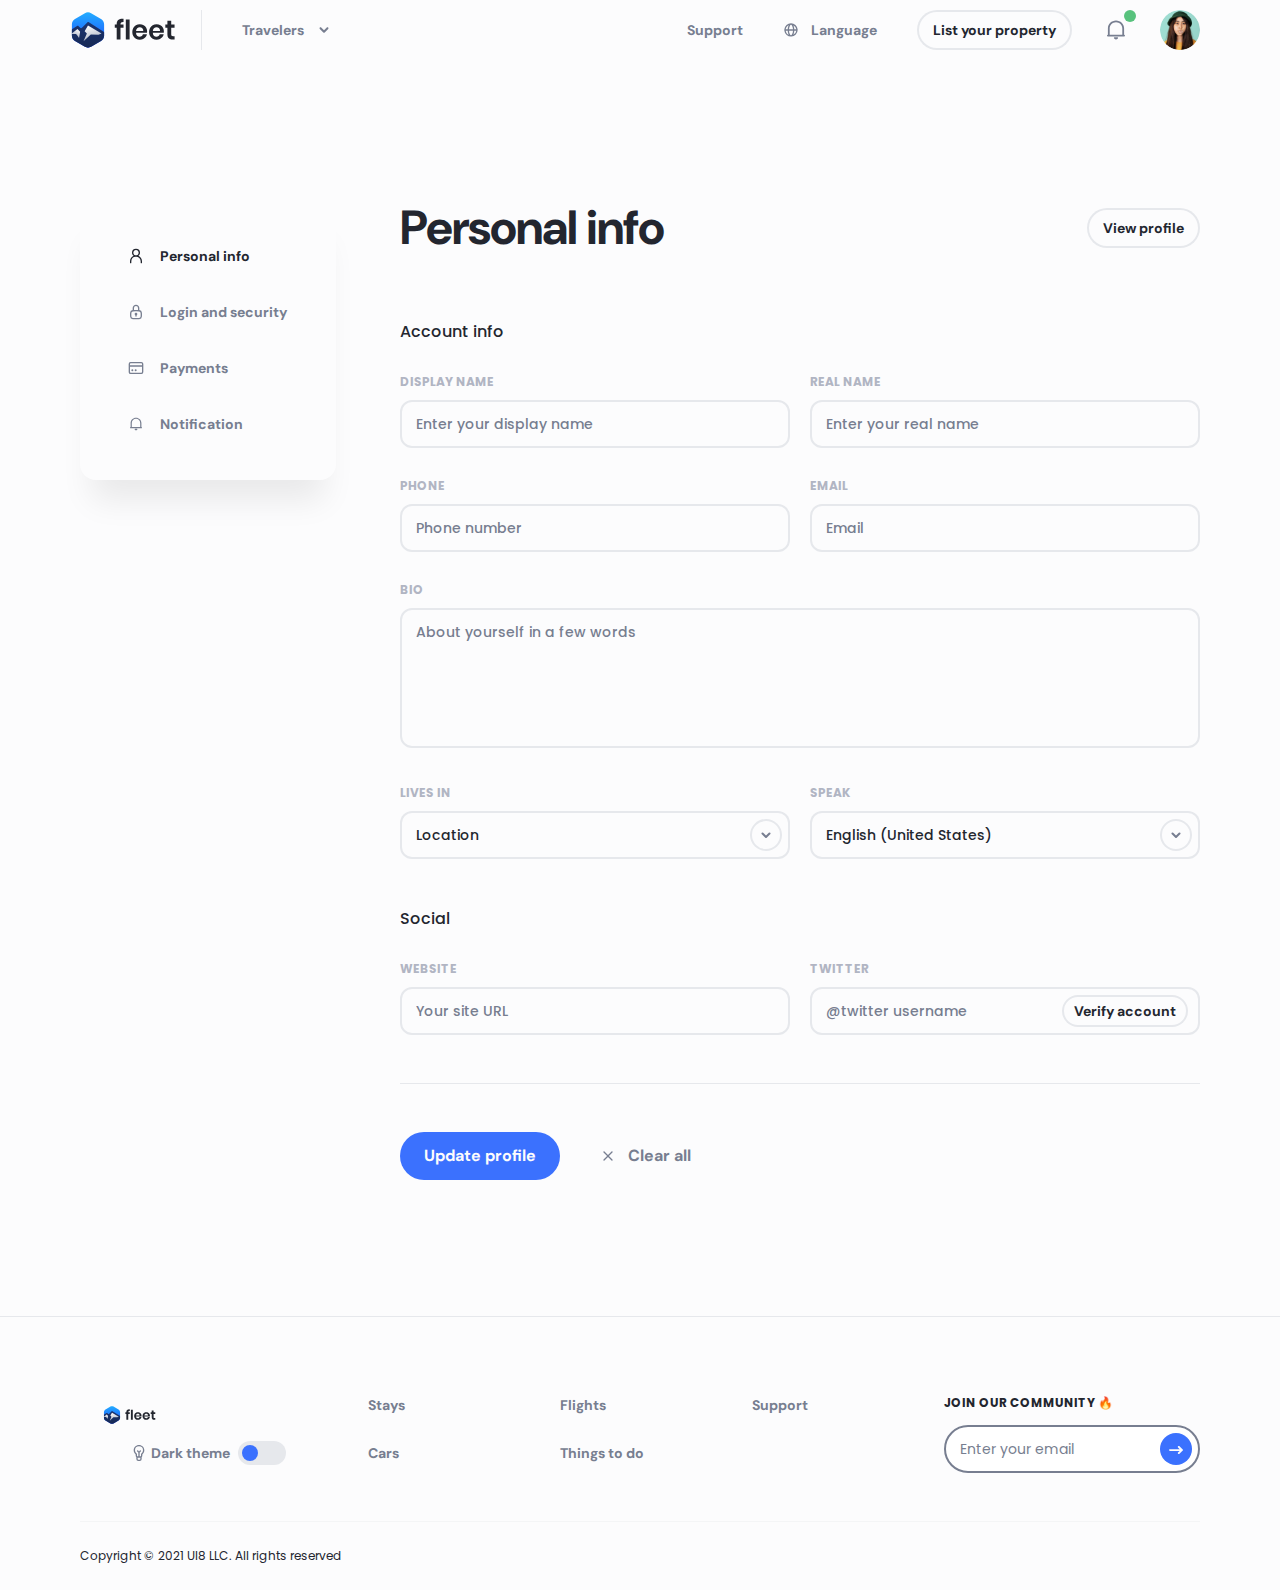
<file: account-setting.html>
<!DOCTYPE html>
<html lang="en">
  <head>
    <meta charset="utf-8">
    <title>Fleet</title>
    <meta http-equiv="X-UA-Compatible" content="IE=Edge">
    <meta name="viewport" content="width=device-width, initial-scale=1, maximum-scale=1.0, user-scalable=no">
    <meta name="format-detection" content="telephone=no">
    <link rel="apple-touch-icon" sizes="180x180" href="img/apple-touch-icon.png">
    <link rel="icon" type="image/png" sizes="32x32" href="img/favicon-32x32.png">
    <link rel="icon" type="image/png" sizes="16x16" href="img/favicon-16x16.png">
    <link rel="manifest" href="img/site.webmanifest">
    <link rel="mask-icon" href="img/safari-pinned-tab.svg" color="#5bbad5">
    <meta name="msapplication-TileColor" content="#da532c">
    <meta name="theme-color" content="#ffffff">
    <meta name="description" content="Epic Travel Shopping Design Kit">
    <meta name="twitter:card" content="summary">
    <meta name="twitter:site" content="@ui8">
    <meta name="twitter:title" content="Fleet – Travel Shopping UI Kit">
    <meta name="twitter:description" content="Epic Travel Shopping Design Kit">
    <meta name="twitter:creator" content="@ui8">
    <meta name="twitter:image" content="https://ui8-fleet-html.herokuapp.com/img/twitter-card.jpg">
    <meta property="og:title" content="Fleet – Travel Shopping UI Kit">
    <meta property="og:type" content="Article">
    <meta property="og:url" content="https://ui8.net/ui8/products/fleet--travel-shopping-ui-design-kit">
    <meta property="og:image" content="https://ui8-fleet-html.herokuapp.com/img/fb-og-image.jpg">
    <meta property="og:description" content="Epic Travel Shopping Design Kit">
    <meta property="og:site_name" content="Fleet – Travel Shopping UI Kit">
    <meta property="fb:admins" content="132951670226590">
    <link rel="preconnect" href="https://fonts.gstatic.com">
    <link href="https://fonts.googleapis.com/css2?family=DM+Sans:wght@700&amp;family=Poppins:wght@400;500;600;700&amp;display=swap" rel="stylesheet">
    <link rel="stylesheet" media="all" href="css/app.min.css">
    <script>
      var viewportmeta = document.querySelector('meta[name="viewport"]');
      if (viewportmeta) {
        if (screen.width < 375) {
          var newScale = screen.width / 375;
          viewportmeta.content = 'width=375, minimum-scale=' + newScale + ', maximum-scale=1.0, user-scalable=no, initial-scale=' + newScale + '';
        } else {
          viewportmeta.content = 'width=device-width, maximum-scale=1.0, initial-scale=1.0';
        }
      }
    </script>
  </head>
  <body>
    <script>
      console.log(localStorage.getItem('darkMode'));
      if (localStorage.getItem('darkMode') === "on") {
        document.body.classList.add("dark");
        document.addEventListener("DOMContentLoaded", function() {
          document.querySelector('.js-theme input').checked = true;
        });
      }
    </script>
    <!-- outer-->
    <div class="outer">
      <!-- header-->
      <header class="header js-header">
        <div class="header__center center"><a class="header__logo" href="index.html"><img class="some-icon" src="img/logo-dark.svg" alt="Fleet"><img class="some-icon-dark" src="img/logo-light.svg" alt="Fleet"></a>
          <div class="header__wrapper js-header-wrapper">
            <div class="header__item header__item_dropdown js-header-item">
              <button class="header__head js-header-head">Travelers
                <svg class="icon icon-arrow-down">
                  <use xlink:href="#icon-arrow-down"></use>
                </svg>
              </button>
              <div class="header__body js-header-body">
                <div class="header__menu"><a class="header__link" href="index.html">
                    <svg class="icon icon-comment">
                      <use xlink:href="#icon-comment"></use>
                    </svg>Stays</a><a class="header__link" href="flights.html">
                    <svg class="icon icon-email">
                      <use xlink:href="#icon-email"></use>
                    </svg>Flights</a><a class="header__link" href="things-to-do.html">
                    <svg class="icon icon-home">
                      <use xlink:href="#icon-home"></use>
                    </svg>Things to do</a><a class="header__link" href="cars.html">
                    <svg class="icon icon-email">
                      <use xlink:href="#icon-email"></use>
                    </svg>Cars</a></div>
              </div>
            </div><a class="header__item" href="support.html">Support</a>
            <div class="header__item header__item_language js-header-item">
              <button class="header__head js-header-head">
                <svg class="icon icon-globe">
                  <use xlink:href="#icon-globe"></use>
                </svg>Language
              </button>
              <div class="header__body js-header-body">
                <div class="header__list"><a class="header__box active" href="#">
                    <div class="header__category">English</div>
                    <div class="header__country">United States</div></a><a class="header__box" href="#">
                    <div class="header__category">Vietnamese</div>
                    <div class="header__country">Vietnamese</div></a><a class="header__box" href="#">
                    <div class="header__category">Français</div>
                    <div class="header__country">Belgique</div></a><a class="header__box" href="#">
                    <div class="header__category">Français</div>
                    <div class="header__country">Canada</div></a></div>
              </div>
            </div><a class="button button-stroke button-small header__button" href="list-your-property.html">List your property</a>
          </div>
          <div class="header__item header__item_notification js-header-item">
            <button class="header__head js-header-head active">
              <svg class="icon icon-notification">
                <use xlink:href="#icon-notification"></use>
              </svg>
            </button>
            <div class="header__body js-header-body">
              <div class="header__title">Notification</div>
              <div class="header__notifications"><a class="header__notification" href="message-center.html">
                  <div class="header__avatar"><img src="img/content/avatar-1.jpg" alt="Avatar"></div>
                  <div class="header__details">
                    <div class="header__subtitle">Kohaku Tora</div>
                    <div class="header__content">just sent you a message</div>
                    <div class="header__date">1 minute ago</div>
                    <div class="header__status" style="background-color: #3B71FE;"></div>
                  </div></a><a class="header__notification" href="message-center.html">
                  <div class="header__avatar"><img src="img/content/avatar-1.jpg" alt="Avatar"></div>
                  <div class="header__details">
                    <div class="header__subtitle">Kohaku Tora</div>
                    <div class="header__content">just sent you a message</div>
                    <div class="header__date">3 hours ago</div>
                    <div class="header__status" style="background-color: #3B71FE;"></div>
                  </div></a></div>
            </div>
          </div><a class="header__login js-popup-open" href="#popup-login" data-effect="mfp-zoom-in">
            <svg class="icon icon-user">
              <use xlink:href="#icon-user"></use>
            </svg></a>
          <div class="header__item header__item_user js-header-item">
            <button class="header__head js-header-head"><img src="img/content/avatar-2.jpg" alt="Avatar"></button>
            <div class="header__body js-header-body">
              <div class="header__group">
                <div class="header__menu"><a class="header__link" href="message-center.html">
                    <svg class="icon icon-comment">
                      <use xlink:href="#icon-comment"></use>
                    </svg>Messages</a><a class="header__link" href="bookings-list.html">
                    <svg class="icon icon-home">
                      <use xlink:href="#icon-home"></use>
                    </svg>Bookings</a><a class="header__link" href="wishlists.html">
                    <svg class="icon icon-email">
                      <use xlink:href="#icon-email"></use>
                    </svg>Wishlists</a></div>
                <div class="header__menu"><a class="header__link" href="list-your-property.html">
                    <svg class="icon icon-building">
                      <use xlink:href="#icon-building"></use>
                    </svg>List your property</a><a class="header__link" href="host-an-experience.html">
                    <svg class="icon icon-flag">
                      <use xlink:href="#icon-flag"></use>
                    </svg>Host an experience</a></div>
              </div>
              <div class="header__btns"><a class="button button-small header__button" href="account-setting.html">Account</a>
                <button class="button-stroke button-small header__button">Log out</button>
              </div>
            </div>
          </div>
          <button class="header__burger js-header-burger"></button>
        </div>
      </header>
      <!-- outer content-->
      <div class="outer__inner">
        <div class="section setting js-tabs">
          <div class="setting__center center">
            <div class="setting__select tablet-show">
              <select class="select js-tabs-select">
                <option>Personal info</option>
                <option>Login and security</option>
                <option>Payments</option>
                <option>Notification</option>
              </select>
            </div>
            <div class="setting__menu"><a class="setting__link js-tabs-link active" href="#">
                <svg class="icon icon-user">
                  <use xlink:href="#icon-user"></use>
                </svg>Personal info</a><a class="setting__link js-tabs-link" href="#">
                <svg class="icon icon-lock">
                  <use xlink:href="#icon-lock"></use>
                </svg>Login and security</a><a class="setting__link js-tabs-link" href="#">
                <svg class="icon icon-credit-card">
                  <use xlink:href="#icon-credit-card"></use>
                </svg>Payments</a><a class="setting__link js-tabs-link" href="#">
                <svg class="icon icon-bell">
                  <use xlink:href="#icon-bell"></use>
                </svg>Notification</a></div>
            <div class="setting__container">
              <div class="setting__item js-tabs-item">
                <form class="setting__form">
                  <div class="setting__head">
                    <h2 class="setting__title h2">Personal info</h2><a class="button-stroke button-small setting__button" href="profile.html">View profile</a>
                  </div>
                  <div class="setting__list">
                    <div class="setting__section">
                      <div class="setting__category">Account info</div>
                      <div class="setting__fieldset">
                        <div class="setting__row">
                          <div class="field">
                            <div class="field__label">Display Name</div>
                            <div class="field__wrap">
                              <input class="field__input" type="text" name="display-name" placeholder="Enter your display name" required>
                            </div>
                          </div>
                          <div class="field">
                            <div class="field__label">real name</div>
                            <div class="field__wrap">
                              <input class="field__input" type="text" name="real-name" placeholder="Enter your real name" required>
                            </div>
                          </div>
                        </div>
                        <div class="setting__row">
                          <div class="field">
                            <div class="field__label">Phone</div>
                            <div class="field__wrap">
                              <input class="field__input" type="tel" name="phone" placeholder="Phone number" required>
                            </div>
                          </div>
                          <div class="field">
                            <div class="field__label">email</div>
                            <div class="field__wrap">
                              <input class="field__input" type="email" name="email" placeholder="Email" required>
                            </div>
                          </div>
                        </div>
                        <div class="field">
                          <div class="field__label">bio</div>
                          <div class="field__wrap">
                            <textarea class="field__textarea" name="bio" placeholder="About yourself in a few words" required></textarea>
                          </div>
                        </div>
                        <div class="setting__row">
                          <div class="field">
                            <div class="field__label">lives in</div>
                            <div class="field__wrap">
                              <select class="select">
                                <option>Location</option>
                                <option>USA</option>
                                <option>Russia</option>
                              </select>
                            </div>
                          </div>
                          <div class="field">
                            <div class="field__label">Speak</div>
                            <div class="field__wrap">
                              <select class="select">
                                <option>English (United States)</option>
                                <option>Russian</option>
                                <option>Chinese</option>
                              </select>
                            </div>
                          </div>
                        </div>
                      </div>
                    </div>
                    <div class="setting__section">
                      <div class="setting__category">Social</div>
                      <div class="setting__fieldset">
                        <div class="setting__row">
                          <div class="field">
                            <div class="field__label">website</div>
                            <div class="field__wrap">
                              <input class="field__input" type="text" name="website" placeholder="Your site URL" required>
                            </div>
                          </div>
                          <div class="field field_button">
                            <div class="field__label">twitter</div>
                            <div class="field__wrap">
                              <input class="field__input" type="text" name="twitter" placeholder="@twitter username" required>
                              <button class="button-stroke button-small field__button">Verify account</button>
                            </div>
                          </div>
                        </div>
                      </div>
                    </div>
                  </div>
                  <div class="setting__controls">
                    <button class="button setting__button">Update profile</button>
                    <button class="setting__clear">
                      <svg class="icon icon-close">
                        <use xlink:href="#icon-close"></use>
                      </svg>Clear all
                    </button>
                  </div>
                </form>
              </div>
              <div class="setting__item js-tabs-item">
                <h2 class="setting__title h2">Login and security</h2>
                <div class="setting__list">
                  <div class="setting__box">
                    <div class="setting__stage">Login</div>
                    <div class="setting__element">
                      <div class="setting__details"> 
                        <div class="setting__label">Password</div>
                        <div class="setting__text">Last updated 1 month ago</div>
                      </div>
                      <button class="button-stroke button-small settings__button">Update password</button>
                    </div>
                  </div>
                  <div class="setting__box">
                    <div class="setting__stage">Social accounts</div>
                    <div class="setting__line">
                      <div class="setting__element">
                        <div class="setting__details"> 
                          <div class="setting__label">Facebook</div>
                          <div class="setting__text">Not connected</div>
                        </div>
                        <button class="button-stroke button-small settings__button">Connect</button>
                      </div>
                      <div class="setting__element">
                        <div class="setting__details"> 
                          <div class="setting__label">Apple account</div>
                          <div class="setting__text">Not connected</div>
                        </div>
                        <button class="button-stroke button-small settings__button">Connect</button>
                      </div>
                    </div>
                  </div>
                  <div class="setting__box">
                    <div class="setting__stage">Device history</div>
                    <div class="setting__group">
                      <div class="setting__element">
                        <div class="setting__details"> 
                          <div class="setting__label">Session</div>
                          <div class="setting__text">May 14, 2021 at 08:36pm</div>
                        </div>
                        <button class="button-stroke button-small settings__button">Log out device</button>
                      </div>
                      <div class="setting__element">
                        <div class="setting__details"> 
                          <div class="setting__label">macOs Big Sur. Chrome</div>
                          <div class="setting__text">May 14, 2021 at 08:36pm</div>
                        </div>
                        <button class="button-stroke button-small settings__button">Log out device</button>
                      </div>
                      <div class="setting__element">
                        <div class="setting__details"> 
                          <div class="setting__label">Session</div>
                          <div class="setting__text">May 14, 2021 at 08:36pm</div>
                        </div>
                        <button class="button-stroke button-small settings__button">Log out device</button>
                      </div>
                    </div>
                  </div>
                </div>
              </div>
              <div class="setting__item js-tabs-item">
                <h2 class="setting__title h2">Payment methods</h2>
                <form class="setting__form">
                  <div class="setting__list">
                    <div class="setting__box">
                      <div class="setting__stage">Credit card</div>
                      <div class="setting__element">
                        <div class="setting__details"> 
                          <div class="setting__label">Visa ••••••1667</div>
                          <div class="setting__text">Expiration: 03/2026</div>
                        </div>
                        <button class="button-small settings__button">Add payment method</button>
                      </div>
                      <div class="setting__top">
                        <div class="setting__category">Add new credit card</div>
                        <div class="setting__cards">
                          <div class="setting__card"><img src="img/content/visa.svg" alt="Visa"></div>
                          <div class="setting__card"><img src="img/content/master-card.svg" alt="Master Card"></div>
                        </div>
                      </div>
                      <div class="setting__fieldset">
                        <div class="field">
                          <div class="field__label">card number</div>
                          <div class="field__wrap">
                            <input class="field__input" type="tel" name="card-number" placeholder="XXXX XXXX XXXX XXXX" required>
                          </div>
                        </div>
                        <div class="field">
                          <div class="field__label">card holder</div>
                          <div class="field__wrap">
                            <input class="field__input" type="text" name="card-holder" placeholder="TRAN MAU TRI TAM" required>
                          </div>
                        </div>
                        <div class="setting__row">
                          <div class="field">
                            <div class="field__label">EXPIRATION DATE</div>
                            <div class="field__wrap">
                              <input class="field__input" type="tel" name="date" placeholder="MM / YY" required>
                            </div>
                          </div>
                          <div class="field">
                            <div class="field__label">CVC</div>
                            <div class="field__wrap">
                              <input class="field__input" type="tel" name="CVC" placeholder="CVC" required>
                            </div>
                          </div>
                        </div>
                        <label class="checkbox">
                          <input class="checkbox__input" type="checkbox" checked="checked"/><span class="checkbox__inner"><span class="checkbox__tick"></span><span class="checkbox__text">Save Card</span></span>
                        </label>
                      </div>
                    </div>
                    <div class="setting__box">
                      <div class="setting__stage">Coupons</div>
                      <div class="setting__line">
                        <div class="setting__element">
                          <div class="setting__details"> 
                            <div class="setting__label">Coupons</div>
                            <div class="setting__text">No coupon added</div>
                          </div>
                          <button class="button-stroke button-small settings__button">Add</button>
                        </div>
                        <div class="setting__element">
                          <div class="setting__details"> 
                            <div class="setting__label">Gift credit</div>
                            <div class="setting__text">No gift credit added</div>
                          </div>
                          <button class="button-stroke button-small settings__button">Add</button>
                        </div>
                      </div>
                    </div>
                  </div>
                </form>
              </div>
              <div class="setting__item js-tabs-item">
                <h2 class="setting__title h2">Notification setting</h2>
                <div class="setting__list">
                  <div class="setting__box">
                    <div class="setting__stage">Messages</div>
                    <div class="setting__notification">
                      <div class="setting__main">
                        <div class="setting__subtitle">Email</div>
                        <label class="switch">
                          <input class="switch__input" type="checkbox" checked="checked"/><span class="switch__inner"><span class="switch__box"></span></span>
                        </label>
                      </div>
                      <div class="setting__content">Recevice notifications via email</div>
                    </div>
                    <div class="setting__notification">
                      <div class="setting__main">
                        <div class="setting__subtitle">Text messages</div>
                        <label class="switch">
                          <input class="switch__input" type="checkbox"/><span class="switch__inner"><span class="switch__box"></span></span>
                        </label>
                      </div>
                      <div class="setting__content">Recevice notifications via mobile phone</div>
                    </div>
                    <div class="setting__notification">
                      <div class="setting__main">
                        <div class="setting__subtitle">Browser notifications</div>
                        <label class="switch">
                          <input class="switch__input" type="checkbox"/><span class="switch__inner"><span class="switch__box"></span></span>
                        </label>
                      </div>
                      <div class="setting__content">Recevice notifications of your browser</div>
                    </div>
                  </div>
                  <div class="setting__box">
                    <div class="setting__stage">Promotions</div>
                    <div class="setting__notification">
                      <div class="setting__main">
                        <div class="setting__subtitle">Email</div>
                        <label class="switch">
                          <input class="switch__input" type="checkbox" checked="checked"/><span class="switch__inner"><span class="switch__box"></span></span>
                        </label>
                      </div>
                      <div class="setting__content">Recevice notifications via email</div>
                    </div>
                    <div class="setting__notification">
                      <div class="setting__main">
                        <div class="setting__subtitle">Text messages</div>
                        <label class="switch">
                          <input class="switch__input" type="checkbox"/><span class="switch__inner"><span class="switch__box"></span></span>
                        </label>
                      </div>
                      <div class="setting__content">Recevice notifications via mobile phone</div>
                    </div>
                    <div class="setting__notification">
                      <div class="setting__main">
                        <div class="setting__subtitle">Browser notifications</div>
                        <label class="switch">
                          <input class="switch__input" type="checkbox"/><span class="switch__inner"><span class="switch__box"></span></span>
                        </label>
                      </div>
                      <div class="setting__content">Recevice notifications of your browser</div>
                    </div>
                  </div>
                  <div class="setting__box">
                    <div class="setting__stage">Reminders</div>
                    <div class="setting__notification">
                      <div class="setting__main">
                        <div class="setting__subtitle">Email</div>
                        <label class="switch">
                          <input class="switch__input" type="checkbox" checked="checked"/><span class="switch__inner"><span class="switch__box"></span></span>
                        </label>
                      </div>
                      <div class="setting__content">Recevice notifications via email</div>
                    </div>
                    <div class="setting__notification">
                      <div class="setting__main">
                        <div class="setting__subtitle">Text messages</div>
                        <label class="switch">
                          <input class="switch__input" type="checkbox"/><span class="switch__inner"><span class="switch__box"></span></span>
                        </label>
                      </div>
                      <div class="setting__content">Recevice notifications via mobile phone</div>
                    </div>
                    <div class="setting__notification">
                      <div class="setting__main">
                        <div class="setting__subtitle">Browser notifications</div>
                        <label class="switch">
                          <input class="switch__input" type="checkbox"/><span class="switch__inner"><span class="switch__box"></span></span>
                        </label>
                      </div>
                      <div class="setting__content">Recevice notifications of your browser</div>
                    </div>
                  </div>
                </div>
              </div>
            </div>
          </div>
        </div>
      </div>
      <!-- footer-->
      <footer class="footer">
        <div class="footer__center center">
          <div class="footer__row">
            <div class="footer__col"><a class="footer__logo" href="index.html"><img class="some-icon" src="img/logo-dark.svg" alt="Fleet"><img class="some-icon-dark" src="img/logo-light.svg" alt="Fleet"></a>
              <div class="footer__theme">
                <svg class="icon icon-bulb">
                  <use xlink:href="#icon-bulb"></use>
                </svg>Dark theme
                <label class="theme js-theme">
                  <input class="theme__input" type="checkbox"/><span class="theme__inner"><span class="theme__box"></span></span>
                </label>
              </div>
            </div>
            <div class="footer__col">
              <div class="footer__menu"><a class="footer__link" href="index.html">Stays</a><a class="footer__link" href="flights.html">Flights</a><a class="footer__link" href="support.html">Support</a><a class="footer__link" href="cars.html">Cars</a><a class="footer__link" href="things-to-do.html">Things to do</a></div>
            </div>
            <div class="footer__col">
              <div class="footer__info">Join our community 🔥</div>
              <form class="subscription">
                <input class="subscription__input" type="email" name="email" placeholder="Enter your email" required="required"/>
                <button class="subscription__btn">
                  <svg class="icon icon-arrow-next">
                    <use xlink:href="#icon-arrow-next"></use>
                  </svg>
                </button>
              </form>
            </div>
          </div>
          <div class="footer__bottom">
            <div class="footer__copyright">Copyright © 2021 UI8 LLC. All rights reserved</div>
          </div>
        </div>
      </footer>
    </div>
    <div class="popup popup_login mfp-hide" id="popup-login">
      <div class="login">
        <div class="login__item">
          <div class="login__title h3">Sign up on Fleet</div>
          <div class="login__info">Use Your OpenID to Sign up</div>
          <div class="login__btns">
            <button class="button login__button">
              <svg class="icon icon-google">
                <use xlink:href="#icon-google"></use>
              </svg><span>Google</span>
            </button>
            <button class="button-black login__button">
              <svg class="icon icon-apple">
                <use xlink:href="#icon-apple"></use>
              </svg><span>Apple</span>
            </button>
          </div>
          <div class="login__note">Or continue with email</div>
          <div class="subscription">
            <input class="subscription__input" type="email" name="email" placeholder="Enter your email" required>
            <button class="subscription__btn">
              <svg class="icon icon-arrow-next">
                <use xlink:href="#icon-arrow-next"></use>
              </svg>
            </button>
          </div>
          <div class="login__foot">Already have an account? <a class="login__link" href="#">Login</a></div>
        </div>
        <div class="login__item">
          <div class="login__title h3">Sign in</div>
          <div class="login__form">
            <div class="field field_view">
              <div class="field__wrap">
                <input class="field__input" type="password" name="password" placeholder="Password" required>
                <button class="field__view">
                  <svg class="icon icon-eye">
                    <use xlink:href="#icon-eye"></use>
                  </svg>
                </button>
              </div>
            </div>
            <button class="button login__button">Login</button>
          </div>
          <div class="login__foot"><a class="login__password" href="#">Forgot password?</a></div>
        </div>
        <div class="login__item">
          <div class="login__title h3">Let’s confirm it’s really you</div>
          <div class="login__info">Help us secure your account. Please complete the verifications below</div>
          <div class="login__form">
            <div class="login__variants">
              <label class="radio">
                <input class="radio__input" type="radio" name="login" checked="checked"/><span class="radio__inner"><span class="radio__tick"></span><span class="radio__text">Get the code by text message (SM) at +1 234 567 890</span></span>
              </label>
              <label class="radio">
                <input class="radio__input" type="radio" name="login"/><span class="radio__inner"><span class="radio__tick"></span><span class="radio__text">Get the code by email at tranm••••••••••••@gm•••.com</span></span>
              </label>
            </div>
            <button class="button login__button">Continue</button>
          </div>
        </div>
        <div class="login__item">
          <div class="login__title h3">Enter your security code</div>
          <div class="login__info">We texted your code to +1 234 567 890</div>
          <div class="login__form">
            <div class="login__code">
              <div class="login__number">
                <input type="tel">
              </div>
              <div class="login__number">
                <input type="tel">
              </div>
              <div class="login__number">
                <input type="tel">
              </div>
              <div class="login__number">
                <input type="tel">
              </div>
            </div>
          </div>
        </div>
      </div>
    </div>
    <!-- scripts-->
    <script src="js/lib/jquery.min.js"></script>
    <script src="js/lib/slick.min.js"></script>
    <script src="js/lib/jquery.nice-select.min.js"></script>
    <script src="js/lib/share-buttons.js"></script>
    <script src="js/lib/jquery.fancybox.min.js"></script>
    <script src="js/lib/jquery.rateyo.min.js"></script>
    <script src="js/lib/nouislider.min.js"></script>
    <script src="js/lib/wNumb.js"></script>
    <script src="js/lib/jquery.magnific-popup.min.js"></script>
    <script src="js/lib/moment.min.js"></script>
    <script src="js/lib/jquery.daterangepicker.min.js"></script>
    <script src="js/lib/simpleParallax.min.js"></script>
    <script src="js/demo.js"></script>
    <script src="js/app.js"></script>
    <!-- svg sprite-->
    <div style="display: none"><svg width="0" height="0">
<symbol xmlns="http://www.w3.org/2000/svg" viewBox="0 0 16 16" id="icon-arrow-down">
<path d="M10.805 6.362c-.26-.26-.682-.26-.943 0L8 8.224 6.138 6.362c-.26-.26-.682-.26-.943 0s-.26.682 0 .943l2.333 2.333c.26.26.682.26.943 0l2.333-2.333c.26-.26.26-.682 0-.943z"></path>
</symbol>
<symbol xmlns="http://www.w3.org/2000/svg" viewBox="0 0 16 16" id="icon-arrow-bottom">
<path d="M15.039 3.961c-.653-.653-1.713-.653-2.366 0L8 8.634 3.327 3.961c-.653-.653-1.713-.653-2.366 0s-.653 1.713 0 2.366l5.856 5.856c.653.653 1.713.653 2.366 0l5.856-5.856c.653-.653.653-1.713 0-2.366z"></path>
</symbol>
<symbol xmlns="http://www.w3.org/2000/svg" viewBox="0 0 16 16" id="icon-arrow-left">
<path d="M12.207.521a1.78 1.78 0 0 1 0 2.514L7.242 8l4.965 4.965a1.78 1.78 0 0 1 0 2.514 1.78 1.78 0 0 1-2.514 0L3.471 9.257a1.78 1.78 0 0 1 0-2.514L9.693.521a1.78 1.78 0 0 1 2.514 0z"></path>
</symbol>
<symbol xmlns="http://www.w3.org/2000/svg" viewBox="0 0 16 16" id="icon-arrow-right">
<path d="M6.528 5.195c-.26.26-.26.682 0 .943L8.39 8 6.528 9.862c-.26.26-.26.682 0 .943s.682.26.943 0l2.333-2.333c.26-.26.26-.682 0-.943L7.471 5.195c-.26-.26-.682-.26-.943 0z"></path>
</symbol>
<symbol xmlns="http://www.w3.org/2000/svg" viewBox="0 0 16 16" id="icon-email">
<path d="M13.334 2a2 2 0 0 1 1.995 1.851l.005.149v8a2 2 0 0 1-1.851 1.995l-.149.005H2.667a2 2 0 0 1-1.995-1.851L.667 12V4a2 2 0 0 1 1.851-1.995L2.667 2h10.667zm0 1.333H2.667C2.299 3.333 2 3.632 2 4v8c0 .368.298.667.667.667h10.667c.368 0 .667-.298.667-.667V4c0-.368-.298-.667-.667-.667zm-.821 1.573c.236.283.198.703-.085.939L9.281 8.468a2 2 0 0 1-2.561 0L3.574 5.845c-.283-.236-.321-.656-.085-.939s.656-.321.939-.085l3.146 2.622c.247.206.606.206.854 0l3.146-2.622c.283-.236.703-.197.939.085z"></path>
</symbol>
<symbol xmlns="http://www.w3.org/2000/svg" viewBox="0 0 16 16" id="icon-comment">
<path d="M8 1.413c1.643 0 3.124.162 4.203.326 1.127.171 2.019.997 2.213 2.12a17.13 17.13 0 0 1 .25 2.887 17.13 17.13 0 0 1-.25 2.887c-.193 1.123-1.086 1.949-2.213 2.12a28.6 28.6 0 0 1-3.787.323l-4.077 2.409a.67.67 0 0 1-1.006-.574v-2.269c-.902-.3-1.584-1.045-1.75-2.009-.135-.783-.25-1.777-.25-2.887s.115-2.104.25-2.887c.193-1.123 1.086-1.949 2.213-2.12 1.08-.164 2.561-.326 4.203-.326zm0 1.333a27.01 27.01 0 0 0-4.003.311c-.596.091-1.01.506-1.099 1.028a15.8 15.8 0 0 0-.231 2.661 15.8 15.8 0 0 0 .231 2.661c.078.453.395.817.856.97l.913.303v2.063l3.375-1.994.353-.006a27.26 27.26 0 0 0 3.609-.308c.596-.091 1.01-.506 1.099-1.028.125-.724.231-1.641.231-2.661s-.106-1.937-.231-2.661c-.09-.522-.504-.938-1.099-1.028A27.01 27.01 0 0 0 8 2.746zm-.667 4.667c.368 0 .667.298.667.667s-.298.667-.667.667h0-2.667C4.298 8.746 4 8.448 4 8.08s.298-.667.667-.667h0zm4-2.667c.368 0 .667.298.667.667s-.298.667-.667.667h0-6.667C4.298 6.08 4 5.781 4 5.413s.298-.667.667-.667h0z"></path>
</symbol>
<symbol xmlns="http://www.w3.org/2000/svg" viewBox="0 0 16 16" id="icon-home">
<path d="M8.287 1.411c.09.02.177.053.278.102l.086.044.318.184.132.079 2.561 1.543 3.348 2.009c.316.189.418.599.229.915-.17.284-.519.396-.817.277l-.097-.048-.99-.594v6.751c-.001.619-.013.951-.145 1.211-.128.251-.332.455-.583.583-.233.119-.526.141-1.033.144H10v.001H6v-.001H4.428c-.508-.004-.8-.026-1.033-.144-.251-.128-.455-.332-.583-.583-.119-.233-.141-.526-.144-1.033l-.001-6.928-.99.594c-.316.189-.725.087-.915-.229-.17-.284-.105-.644.14-.852l.088-.063 3.344-2.006L6.899 1.82l.451-.263.084-.043c.101-.049.189-.082.279-.102.189-.042.385-.042.574 0zM8 2.721l-.006.003-2.973 1.784L4 5.123l.001 7.651.008.399.005.071.002.018.018.002a6.48 6.48 0 0 0 .469.013H6V10.61a2 2 0 0 1 3.995-.149l.005.149v2.666h1.498l.399-.008.071-.005.018-.002.002-.018c.011-.133.013-.311.014-.608V5.123l-1.025-.618-2.969-1.781L8 2.721zm0 7.223c-.368 0-.667.298-.667.667l-.001 2.666h1.333l.001-2.666c0-.368-.298-.667-.667-.667z"></path>
</symbol>
<symbol xmlns="http://www.w3.org/2000/svg" viewBox="0 0 16 16" id="icon-home-fill">
<path d="M13.333 12.534V5.978l.99.594c.316.189.725.087.915-.229s.087-.725-.229-.915L11.661 3.42 9.1 1.877h0l-.45-.263-.086-.044c-.101-.049-.188-.082-.278-.102-.189-.042-.385-.042-.574 0-.09.02-.178.053-.279.102l-.084.043-.451.263h0L4.334 3.422.99 5.429c-.316.189-.418.599-.229.915s.599.418.915.229l.99-.594v6.556c0 .747 0 1.12.145 1.405.128.251.332.455.583.583.285.145.659.145 1.405.145h1.2v-4a2 2 0 0 1 4 0v4h1.2c.747 0 1.12 0 1.405-.145.251-.128.455-.332.583-.583.145-.285.145-.659.145-1.405z"></path>
</symbol>
<symbol xmlns="http://www.w3.org/2000/svg" viewBox="0 0 16 16" id="icon-globe">
<path d="M8 1.334a6.67 6.67 0 0 1 6.631 5.971l.003.029.033.667a6.67 6.67 0 0 1-13.3.667l-.033-.667c0-.225.011-.447.033-.667h0a6.67 6.67 0 0 1 6.634-6zm1.982 7.334H6.018c.077 1.396.391 2.599.817 3.451.532 1.065 1.021 1.216 1.164 1.216s.632-.151 1.164-1.216c.426-.852.74-2.055.817-3.451zm-5.299 0H2.708c.228 1.831 1.385 3.374 2.983 4.142-.556-1.068-.927-2.52-1.008-4.142zm8.609 0h-1.975c-.081 1.622-.452 3.074-1.009 4.142a5.34 5.34 0 0 0 2.984-4.143zm-7.6-5.476l-.143.071c-1.525.79-2.62 2.295-2.841 4.071h1.975c.08-1.623.452-3.074 1.008-4.143zM8 2.667c-.143 0-.632.151-1.164 1.216-.426.852-.74 2.055-.817 3.452h3.964c-.077-1.396-.391-2.6-.817-3.452-.501-1.002-.963-1.195-1.136-1.214L8 2.667h0zm2.308.524l.049.095c.53 1.059.882 2.473.96 4.048h1.975a5.34 5.34 0 0 0-2.984-4.143z"></path>
</symbol>
<symbol xmlns="http://www.w3.org/2000/svg" viewBox="0 0 16 16" id="icon-bell">
<path d="M8.833 12.861c.368 0 .679.313.516.643-.072.146-.169.281-.289.398-.281.276-.663.431-1.061.431s-.779-.155-1.061-.431a1.47 1.47 0 0 1-.289-.398c-.163-.33.148-.643.516-.643h1.667zM8 1.667c2.982 0 5.4 2.382 5.4 5.321v4.106h.011a.59.59 0 0 1 .589.589.59.59 0 0 1-.589.589H2.589A.59.59 0 0 1 2 11.683a.59.59 0 0 1 .589-.589H2.6V6.988c0-2.939 2.418-5.321 5.4-5.321zm0 1.178c-2.32 0-4.2 1.855-4.2 4.142v4.106h8.4V6.988c0-2.288-1.88-4.142-4.2-4.142z"></path>
</symbol>
<symbol xmlns="http://www.w3.org/2000/svg" viewBox="0 0 16 16" id="icon-flag">
<path d="M3.22 0c.368 0 .667.298.667.667v.666h7.768c1.097 0 1.707 1.239 1.089 2.103l-.077.098L10.553 6l2.113 2.466c.714.833.17 2.103-.888 2.196l-.124.005-7.768-.001v4.667c0 .368-.298.667-.667.667s-.667-.298-.667-.667V.667c0-.368.298-.667.667-.667zm8.434 2.667H3.886v6.667h7.768L8.797 6l2.857-3.333z"></path>
</symbol>
<symbol xmlns="http://www.w3.org/2000/svg" viewBox="0 0 16 16" id="icon-building">
<path d="M7.333 1.333a2 2 0 0 1 2 2v3.333h3.333a2 2 0 0 1 1.995 1.851l.005.149v4a2 2 0 0 1-1.851 1.995l-.149.005H3.333a2 2 0 0 1-2-2V3.333a2 2 0 0 1 2-2h4zm0 1.333h-4c-.335 0-.612.247-.659.568l-.007.099v9.333c0 .335.247.612.568.659l.099.007H4v-.667c0-.335.247-.612.568-.659L4.666 12H6c.335 0 .612.247.659.568l.007.099v.667H8v-10c0-.368-.298-.667-.667-.667zM12.666 8H9.333v5.333h3.333c.368 0 .667-.298.667-.667v-4c0-.368-.298-.667-.667-.667zm-1.333 3.333c.368 0 .667.298.667.667s-.298.667-.667.667-.667-.298-.667-.667.298-.667.667-.667zm0-2c.368 0 .667.298.667.667s-.298.667-.667.667-.667-.298-.667-.667.298-.667.667-.667zM6 9.333c.368 0 .667.298.667.667s-.298.667-.667.667h0-1.333C4.298 10.666 4 10.368 4 10s.298-.667.667-.667h0zm0-2.667c.368 0 .667.298.667.667S6.368 8 6 8H4.666C4.298 8 4 7.701 4 7.333s.298-.667.667-.667H6zM6 4c.368 0 .667.298.667.667s-.298.667-.667.667H4.666c-.368 0-.667-.298-.667-.667S4.298 4 4.666 4H6z"></path>
</symbol>
<symbol xmlns="http://www.w3.org/2000/svg" viewBox="0 0 16 16" id="icon-arrow-next">
<path d="M10.39 3.765c.464-.375 1.187-.349 1.615.057l3.692 3.5a.91.91 0 0 1 0 1.357l-3.692 3.5c-.428.406-1.151.431-1.615.057s-.493-1.007-.065-1.413L12.247 9H1.143C.512 9 0 8.552 0 8s.512-1 1.143-1h11.104l-1.922-1.822c-.428-.406-.399-1.038.065-1.413z"></path>
</symbol>
<symbol xmlns="http://www.w3.org/2000/svg" viewBox="0 0 16 16" id="icon-arrow-prev">
<path d="M5.61 12.235c-.464.375-1.187.349-1.615-.057l-3.692-3.5a.91.91 0 0 1 0-1.357l3.692-3.5c.428-.406 1.151-.431 1.615-.057s.493 1.007.065 1.413L3.753 7h11.104C15.488 7 16 7.448 16 8s-.512 1-1.143 1H3.753l1.922 1.822c.428.406.399 1.038-.065 1.413z"></path>
</symbol>
<symbol xmlns="http://www.w3.org/2000/svg" viewBox="0 0 16 16" id="icon-notification">
<path d="M8.833 12.861c.368 0 .679.313.516.643-.072.146-.169.281-.289.398-.281.276-.663.431-1.061.431s-.779-.155-1.061-.431a1.47 1.47 0 0 1-.289-.398c-.163-.33.148-.643.516-.643h1.667zM8 1.667c2.982 0 5.4 2.382 5.4 5.321v4.106h.011a.59.59 0 0 1 .589.589.59.59 0 0 1-.589.589H2.589A.59.59 0 0 1 2 11.683a.59.59 0 0 1 .589-.589H2.6V6.988c0-2.939 2.418-5.321 5.4-5.321zm0 1.178c-2.32 0-4.2 1.855-4.2 4.142v4.106h8.4V6.988c0-2.288-1.88-4.142-4.2-4.142z"></path>
</symbol>
<symbol xmlns="http://www.w3.org/2000/svg" viewBox="0 0 16 16" id="icon-bulb">
<path d="M7.999 0c2.946 0 5.333 2.388 5.333 5.333 0 1.684-.781 3.186-2 4.164v1.17c0 .591-.256 1.122-.663 1.488L10.668 14a2 2 0 0 1-2 2H7.335a2 2 0 0 1-2-2v-1.841c-.41-.366-.668-.899-.668-1.492v-1.17c-1.219-.977-2-2.479-2-4.164C2.666 2.388 5.054 0 7.999 0zm1.335 12.667l-2.667-.001V14c0 .368.298.667.667.667h1.333c.368 0 .667-.298.667-.667v-1.333h0zM7.999 1.333a4 4 0 0 0-4 4A3.99 3.99 0 0 0 5.5 8.457l.499.4v1.81c0 .368.298.667.667.667h.668V7.609L6.196 6.471c-.26-.26-.26-.682 0-.943s.682-.26.943 0h0L8 6.39l.862-.862c.26-.26.682-.26.943 0s.26.682 0 .943h0L8.667 7.609v3.724h.666c.368 0 .667-.298.667-.667v-1.81l.499-.4a3.99 3.99 0 0 0 1.501-3.123 4 4 0 0 0-4-4z"></path>
</symbol>
<symbol xmlns="http://www.w3.org/2000/svg" viewBox="0 0 16 16" id="icon-coin">
<path d="M8 1.334a6.67 6.67 0 0 1 6.667 6.667A6.67 6.67 0 0 1 8 14.667a6.67 6.67 0 0 1-6.667-6.667A6.67 6.67 0 0 1 8 1.334zm0 1.333c-2.946 0-5.333 2.388-5.333 5.333S5.054 13.334 8 13.334s5.333-2.388 5.333-5.333S10.945 2.667 8 2.667zm0 1.333c.368 0 .667.298.667.667a2 2 0 0 1 2 2c0 .368-.298.667-.667.667s-.667-.298-.667-.667-.298-.667-.667-.667H7.162c-.274 0-.496.222-.496.496 0 .213.137.403.339.47l2.411.804a1.83 1.83 0 0 1-.578 3.564h-.171c0 .368-.298.667-.667.667s-.667-.298-.667-.667a2 2 0 0 1-2-2c0-.368.298-.667.667-.667s.667.298.667.667.298.667.667.667h1.504c.274 0 .496-.222.496-.496 0-.213-.136-.403-.339-.47l-2.411-.804a1.83 1.83 0 0 1 .578-3.564h.171c0-.368.298-.667.667-.667z"></path>
</symbol>
<symbol xmlns="http://www.w3.org/2000/svg" viewBox="0 0 16 16" id="icon-star">
<path d="M9.69 1.529l1.442 2.838 3.238.457c1.517.214 2.211 2.086 1.041 3.192l-2.326 2.198.547 3.098c.28 1.587-1.404 2.653-2.73 1.977L8 13.809l-2.903 1.481c-1.328.678-3.011-.391-2.731-1.976l.547-3.098L.588 8.017C-.582 6.91.114 5.038 1.628 4.824l3.239-.457L6.31 1.529c.697-1.371 2.683-1.372 3.38 0z"></path>
</symbol>
<symbol xmlns="http://www.w3.org/2000/svg" viewBox="0 0 16 16" id="icon-play">
<path d="M1.509 2.463c0-1.71 1.876-2.755 3.33-1.855l8.945 5.538c1.378.853 1.378 2.857 0 3.711l-8.945 5.538c-1.454.899-3.33-.147-3.33-1.856V2.463z"></path>
</symbol>
<symbol xmlns="http://www.w3.org/2000/svg" viewBox="0 0 16 16" id="icon-modem">
<path d="M11.333 1.333c.368 0 .667.298.667.667h0v5.333h.667a2 2 0 0 1 1.995 1.851l.005.149V12a2 2 0 0 1-1.851 1.995l-.149.005-.007.099c-.048.321-.325.568-.659.568-.368 0-.667-.298-.667-.667h0-6.667c0 .368-.298.667-.667.667s-.667-.298-.667-.667h0a2 2 0 0 1-1.995-1.851L1.334 12V9.333a2 2 0 0 1 1.851-1.995l.149-.005H4V4.666C4 4.298 4.299 4 4.667 4s.667.298.667.667h0v2.667h5.333V2c0-.368.298-.667.667-.667zm1.334 7.333H3.334c-.368 0-.667.298-.667.667V12c0 .368.298.667.667.667h9.333c.368 0 .667-.298.667-.667V9.333c0-.368-.298-.667-.667-.667zM4.667 10c.368 0 .667.298.667.667s-.298.667-.667.667S4 11.035 4 10.666 4.299 10 4.667 10zm6.667 0c.368 0 .667.298.667.667s-.298.667-.667.667h0-4c-.368 0-.667-.298-.667-.667S6.965 10 7.333 10h0z"></path>
</symbol>
<symbol xmlns="http://www.w3.org/2000/svg" viewBox="0 0 16 16" id="icon-burger">
<path d="M10.001 2a4.67 4.67 0 0 1 4.667 4.667 1.99 1.99 0 0 1-.257.982c.555.355.923.977.923 1.685a2 2 0 0 1-.923 1.685c.164.289.257.624.257.981a2 2 0 0 1-2 2H3.334a2 2 0 0 1-2-2 1.99 1.99 0 0 1 .257-.981c-.556-.354-.925-.977-.925-1.686a2 2 0 0 1 .925-1.687c-.163-.289-.257-.624-.257-.98A4.67 4.67 0 0 1 6.001 2h4zm2.667 9.333H3.334c-.368 0-.667.299-.667.667 0 .335.247.612.568.659l.099.007h9.333c.368 0 .667-.299.667-.667s-.299-.667-.667-.667zm.665-2.667H2.666c-.368 0-.667.298-.667.667s.298.667.667.667h10.667c.368 0 .667-.298.667-.667s-.298-.667-.667-.667zm-3.332-5.333h-4c-1.841 0-3.333 1.492-3.333 3.333 0 .335.247.612.568.659l.099.007h9.333c.368 0 .667-.298.667-.667 0-1.841-1.492-3.333-3.333-3.333zM5.333 4.667c.368 0 .667.298.667.667S5.701 6 5.333 6s-.667-.298-.667-.667.298-.667.667-.667zm2.667 0c.368 0 .667.298.667.667S8.368 6 7.999 6s-.667-.298-.667-.667.298-.667.667-.667zm2.667 0c.368 0 .667.298.667.667S11.034 6 10.666 6s-.667-.298-.667-.667.298-.667.667-.667z"></path>
</symbol>
<symbol xmlns="http://www.w3.org/2000/svg" viewBox="0 0 16 16" id="icon-check">
<path d="M15.665 2.668c.446.446.446 1.17 0 1.616l-9.143 9.143c-.446.446-1.17.446-1.616 0L.335 8.855c-.446-.446-.446-1.17 0-1.616s1.17-.446 1.616 0l3.763 3.763 8.335-8.335c.446-.446 1.17-.446 1.616 0z"></path>
</symbol>
<symbol xmlns="http://www.w3.org/2000/svg" viewBox="0 0 16 16" id="icon-share">
<path d="M10.702 6.063l1.279.098c.99.104 1.779.806 1.898 1.843.068.591.122 1.444.122 2.663l-.122 2.663c-.118 1.036-.906 1.739-1.896 1.843-.787.083-2.042.161-3.982.161s-3.195-.078-3.982-.161c-.99-.104-1.778-.807-1.896-1.843C2.054 12.739 2 11.886 2 10.667l.122-2.663c.119-1.037.908-1.739 1.897-1.843l1.279-.098c.368-.02.682.263.701.63s-.263.682-.63.701l-1.21.092c-.417.044-.671.3-.713.669-.06.529-.113 1.33-.113 2.511l.113 2.511c.042.369.295.625.711.669C4.887 13.924 6.093 14 8 14l3.842-.154c.416-.044.669-.299.711-.669.06-.529.113-1.33.113-2.511l-.113-2.511c-.042-.369-.296-.625-.713-.669l-1.21-.092c-.368-.02-.65-.334-.63-.701s.334-.65.701-.63zM8.471.862l2.333 2.333c.26.26.26.682 0 .943s-.682.26-.943 0L8.667 2.943v6.391c0 .368-.298.667-.667.667s-.667-.298-.667-.667V2.943L6.138 4.138c-.26.26-.682.26-.943 0s-.26-.682 0-.943L7.529.862c.26-.26.682-.26.943 0z"></path>
</symbol>
<symbol xmlns="http://www.w3.org/2000/svg" viewBox="0 0 16 16" id="icon-more">
<path d="M3.333 6.667A1.34 1.34 0 0 1 4.667 8a1.34 1.34 0 0 1-1.333 1.333A1.34 1.34 0 0 1 2 8a1.34 1.34 0 0 1 1.333-1.333zm9.333 0A1.34 1.34 0 0 1 14 8a1.34 1.34 0 0 1-1.333 1.333A1.34 1.34 0 0 1 11.333 8a1.34 1.34 0 0 1 1.333-1.333zM8 6.667A1.34 1.34 0 0 1 9.333 8 1.34 1.34 0 0 1 8 9.334 1.34 1.34 0 0 1 6.667 8 1.34 1.34 0 0 1 8 6.667zM3.333 6.667A1.34 1.34 0 0 1 4.667 8a1.34 1.34 0 0 1-1.333 1.333A1.34 1.34 0 0 1 2 8a1.34 1.34 0 0 1 1.333-1.333zm9.333 0A1.34 1.34 0 0 1 14 8a1.34 1.34 0 0 1-1.333 1.333A1.34 1.34 0 0 1 11.333 8a1.34 1.34 0 0 1 1.333-1.333zM8 6.667A1.34 1.34 0 0 1 9.333 8 1.34 1.34 0 0 1 8 9.334 1.34 1.34 0 0 1 6.667 8 1.34 1.34 0 0 1 8 6.667z"></path>
</symbol>
<symbol xmlns="http://www.w3.org/2000/svg" viewBox="0 0 16 16" id="icon-heart">
<path d="M11 2.112c2.393 0 4.333 1.94 4.333 4.333 0 4.245-4.647 6.59-6.542 7.37-.511.21-1.071.21-1.582 0-1.896-.78-6.543-3.124-6.543-7.37 0-2.393 1.94-4.333 4.333-4.333a4.32 4.32 0 0 1 3 1.206 4.32 4.32 0 0 1 3-1.206zm0 1.333c-.807 0-1.537.317-2.077.835l-.462.443c-.258.248-.665.248-.923 0l-.462-.443c-.54-.518-1.27-.835-2.077-.835a3 3 0 0 0-3 3c0 1.588.86 2.9 2.101 3.978s2.728 1.794 3.615 2.159a.73.73 0 0 0 .567 0c.888-.365 2.373-1.08 3.615-2.159S14 8.034 14 6.445a3 3 0 0 0-3-3z"></path>
</symbol>
<symbol xmlns="http://www.w3.org/2000/svg" viewBox="0 0 16 16" id="icon-heart-fill">
<path d="M8 3.339a4.32 4.32 0 0 0-3-1.206c-2.393 0-4.333 1.94-4.333 4.333 0 4.246 4.647 6.59 6.543 7.37.511.21 1.071.21 1.582 0 1.896-.78 6.543-3.124 6.543-7.37 0-2.393-1.94-4.333-4.333-4.333a4.32 4.32 0 0 0-3 1.206z"></path>
</symbol>
<symbol xmlns="http://www.w3.org/2000/svg" viewBox="0 0 16 16" id="icon-close">
<path d="M3.528 3.528c.26-.26.682-.26.943 0L8 7.057l3.529-3.529c.26-.26.682-.26.943 0s.26.682 0 .943L8.942 8l3.529 3.529c.26.26.26.682 0 .943s-.682.26-.943 0L8 8.942l-3.529 3.529c-.26.26-.682.26-.943 0s-.26-.682 0-.943L7.057 8 3.528 4.471c-.26-.26-.26-.682 0-.943z"></path>
</symbol>
<symbol xmlns="http://www.w3.org/2000/svg" viewBox="0 0 16 16" id="icon-location">
<path d="M14.349 3.832L10.4 13.31c-.772 1.854-3.489 1.54-3.819-.44l-.493-2.956-2.956-.493c-1.981-.33-2.294-3.047-.44-3.819l9.478-3.949a1.67 1.67 0 0 1 2.18 2.179zm-1.667-.949L3.204 6.833a.67.67 0 0 0 .147 1.273l2.956.493c.562.094 1.002.534 1.096 1.096l.493 2.956a.67.67 0 0 0 1.273.147l3.949-9.478c.114-.275-.161-.55-.436-.436z"></path>
</symbol>
<symbol xmlns="http://www.w3.org/2000/svg" viewBox="0 0 16 16" id="icon-image">
<path d="M8.001 1.334a28.06 28.06 0 0 1 3.639.246c1.464.193 2.588 1.317 2.782 2.782.133 1.007.246 2.266.246 3.639a28.05 28.05 0 0 1-.246 3.639c-.193 1.464-1.317 2.588-2.782 2.782-1.007.133-2.266.246-3.639.246s-2.632-.113-3.639-.246c-1.465-.193-2.588-1.317-2.782-2.782a28.06 28.06 0 0 1-.246-3.639 28.06 28.06 0 0 1 .246-3.639c.193-1.465 1.317-2.588 2.782-2.782a28.06 28.06 0 0 1 3.639-.246zm0 1.333c-1.301 0-2.501.107-3.464.235-.867.114-1.52.768-1.635 1.635-.127.963-.235 2.163-.235 3.464 0 1.055.071 2.043.165 2.892l1.086-1.087a2 2 0 0 1 2.828 0l.114.114c.26.26.682.26.943 0l1.448-1.448a2 2 0 0 1 2.828 0l1.196 1.196-.168 1.718-1.971-1.971c-.26-.26-.682-.26-.943 0l-1.448 1.448a2 2 0 0 1-2.828 0l-.114-.114c-.26-.26-.682-.26-.943 0l-1.605 1.606a1.88 1.88 0 0 0 1.28.745c.963.127 2.163.235 3.464.235a26.72 26.72 0 0 0 3.464-.235c.867-.114 1.52-.768 1.635-1.635.127-.963.235-2.163.235-3.464s-.107-2.501-.235-3.464c-.114-.867-.768-1.52-1.635-1.635-.963-.127-2.163-.235-3.464-.235zm-2.001 2c.736 0 1.333.597 1.333 1.333s-.597 1.333-1.333 1.333-1.333-.597-1.333-1.333.597-1.333 1.333-1.333z"></path>
</symbol>
<symbol xmlns="http://www.w3.org/2000/svg" viewBox="0 0 16 16" id="icon-toilet-paper">
<path d="M11.333 1.333c.952 0 1.799.587 2.378 1.407.542.768.897 1.796.949 2.965l.006.295v6.667a2 2 0 0 1-1.851 1.995l-.149.005h-4a2 2 0 0 1-1.995-1.851l-.005-.149v-2h-2c-1.841 0-3.333-2.089-3.333-4.667s1.492-4.667 3.333-4.667h6.667zm0 1.333H6.999c.29.398.528.869.699 1.392l.027.084.035.117.033.118.039.156.02.085.024.116.077.478.012.114.015.164.006.088.007.126.001.038.001.024L8 6v3.333h0c.368 0 .667.298.667.667s-.298.667-.667.667v2c0 .335.247.612.568.659l.099.007h4c.335 0 .612-.247.659-.568l.007-.099v-2c-.368 0-.667-.298-.667-.667s.298-.667.667-.667h0V6c0-1.043-.299-1.906-.711-2.491-.421-.597-.908-.843-1.289-.843zm-.667 6.667c.368 0 .667.298.667.667s-.298.667-.667.667S10 10.368 10 10s.298-.667.667-.667zm-6-6.667c-.378 0-.846.212-1.272.808S2.666 4.957 2.666 6s.304 1.931.728 2.525.894.808 1.272.808.846-.212 1.272-.808.728-1.482.728-2.525a4.96 4.96 0 0 0-.202-1.42c-.126-.418-.304-.779-.51-1.07-.383-.542-.819-.795-1.182-.837l-.107-.006h0zm0 2c.368 0 .667.597.667 1.333s-.298 1.333-.667 1.333S4 6.736 4 6s.298-1.333.667-1.333z"></path>
</symbol>
<symbol xmlns="http://www.w3.org/2000/svg" viewBox="0 0 16 16" id="icon-credit-card">
<path d="M15.334 12a2 2 0 0 1-1.851 1.995l-.149.005H2.667a2 2 0 0 1-1.995-1.851L.667 12V4a2 2 0 0 1 1.851-1.995L2.667 2h10.667a2 2 0 0 1 1.995 1.851l.005.149v8zM14 6.666H2V12c0 .368.298.667.667.667h10.667c.368 0 .667-.298.667-.667V6.666zM4.334 9.333a1 1 0 1 1 0 2 1 1 0 1 1 0-2zm3.333 0a1 1 0 1 1 0 2 1 1 0 1 1 0-2zm5.667-6H2.667C2.299 3.333 2 3.632 2 4v1.333h12V4c0-.368-.298-.667-.667-.667z"></path>
</symbol>
<symbol xmlns="http://www.w3.org/2000/svg" viewBox="0 0 16 16" id="icon-medical-case">
<path d="M9.333 1.333a2 2 0 0 1 2 2V4H12c1.416 0 2.574 1.104 2.661 2.498l.005.169V12c0 1.416-1.104 2.574-2.498 2.661l-.169.005H4c-1.416 0-2.574-1.104-2.661-2.498L1.333 12V6.666c0-1.416 1.104-2.574 2.498-2.661L4 4h.667 0v-.667a2 2 0 0 1 2-2h2.667zm2.667 4H4c-.736 0-1.333.597-1.333 1.333V12c0 .736.597 1.333 1.333 1.333h8c.736 0 1.333-.597 1.333-1.333V6.666c0-.736-.597-1.333-1.333-1.333zM8 6.666c.368 0 .667.298.667.667h0v1.333H10c.368 0 .667.298.667.667S10.368 10 10 10h0-1.333v1.333c0 .368-.298.667-.667.667s-.667-.298-.667-.667h0V10H6c-.368 0-.667-.298-.667-.667s.298-.667.667-.667h0 1.333V7.333c0-.368.298-.667.667-.667zm1.333-4H6.666c-.368 0-.667.298-.667.667V4h4 0v-.667c0-.368-.298-.667-.667-.667z"></path>
</symbol>
<symbol xmlns="http://www.w3.org/2000/svg" viewBox="0 0 16 16" id="icon-monitor">
<path d="M12 1.333c1.416 0 2.574 1.104 2.661 2.498l.005.169v5.333c0 1.416-1.104 2.574-2.498 2.661L12 12h-2v1.333h.667c.368 0 .667.298.667.667s-.298.667-.667.667H5.333c-.368 0-.667-.298-.667-.667s.298-.667.667-.667H6V12H4c-1.416 0-2.574-1.104-2.661-2.498l-.005-.169V4c0-1.416 1.104-2.574 2.498-2.661L4 1.333h8zM8.666 12H7.333v1.333h1.333V12zM12 2.666H4c-.736 0-1.333.597-1.333 1.333v5.333c0 .736.597 1.333 1.333 1.333h8c.736 0 1.333-.597 1.333-1.333V4c0-.736-.597-1.333-1.333-1.333zm-6 4c.368 0 .667.298.667.667S6.368 8 6 8h0-1.333C4.298 8 4 7.701 4 7.333s.298-.667.667-.667h0zM9.333 4c.368 0 .667.298.667.667s-.298.667-.667.667h0-4.667c-.368 0-.667-.298-.667-.667S4.298 4 4.666 4h0z"></path>
</symbol>
<symbol xmlns="http://www.w3.org/2000/svg" viewBox="0 0 16 16" id="icon-calendar">
<path d="M11.333 1.333c.335 0 .612.247.659.568L12 2l-.001.666h.667a2 2 0 0 1 1.995 1.851l.005.149v8a2 2 0 0 1-1.851 1.995l-.149.005H3.333a2 2 0 0 1-1.995-1.851l-.005-.149v-8a2 2 0 0 1 1.851-1.995l.149-.005h.666L4 2c0-.368.298-.667.667-.667.335 0 .612.247.659.568L5.333 2l-.001.666h5.334V2c0-.368.298-.667.667-.667zM12.666 4l-.667-.001.001.667c0 .368-.298.667-.667.667-.335 0-.612-.247-.659-.568l-.007-.099v-.667H5.332l.001.667c0 .368-.298.667-.667.667-.335 0-.612-.247-.659-.568L4 4.666l-.001-.667L3.333 4c-.368 0-.667.298-.667.667v8c0 .368.298.667.667.667h9.333c.368 0 .667-.298.667-.667v-8c0-.368-.298-.667-.667-.667zm-4 6.667c.368 0 .667.298.667.667 0 .335-.247.612-.568.659L8.666 12h-4C4.298 12 4 11.701 4 11.333c0-.335.247-.612.568-.659l.099-.007h4zM11.333 8c.368 0 .667.298.667.667 0 .335-.247.612-.568.659l-.099.007H6.666c-.368 0-.667-.298-.667-.667 0-.335.247-.612.568-.659L6.666 8h4.667z"></path>
</symbol>
<symbol xmlns="http://www.w3.org/2000/svg" viewBox="0 0 16 16" id="icon-user">
<path d="M8 .668a4 4 0 0 1 4 4c0 1.296-.617 2.449-1.573 3.18 2.104.93 3.573 3.037 3.573 5.487v1.333c0 .368-.298.667-.667.667s-.667-.298-.667-.667v-1.333a4.67 4.67 0 0 0-4.645-4.667H8h0l-.021-.001-.193.006a4.67 4.67 0 0 0-4.453 4.662v1.333c0 .368-.298.667-.667.667S2 15.036 2 14.668v-1.333c0-2.45 1.468-4.557 3.573-5.489C4.617 7.117 4 5.964 4 4.668a4 4 0 0 1 4-4zm0 1.333c-1.473 0-2.667 1.194-2.667 2.667S6.527 7.335 8 7.335s2.667-1.194 2.667-2.667S9.473 2.001 8 2.001z"></path>
</symbol>
<symbol xmlns="http://www.w3.org/2000/svg" viewBox="0 0 16 16" id="icon-plus">
<path d="M8.667 4.667C8.667 4.298 8.368 4 8 4s-.667.298-.667.667v2.667H4.667C4.298 7.333 4 7.632 4 8s.298.667.667.667h2.667v2.667c0 .368.298.667.667.667s.667-.298.667-.667V8.667h2.667c.368 0 .667-.298.667-.667s-.298-.667-.667-.667H8.667V4.667z"></path>
</symbol>
<symbol xmlns="http://www.w3.org/2000/svg" viewBox="0 0 16 16" id="icon-minus">
<path d="M4 8c0-.368.298-.667.667-.667h6.667c.368 0 .667.298.667.667s-.298.667-.667.667H4.667C4.298 8.666 4 8.368 4 8z"></path>
</symbol>
<symbol xmlns="http://www.w3.org/2000/svg" viewBox="0 0 16 16" id="icon-bag">
<path d="M8.5 1.334c1.613 0 2.958 1.145 3.266 2.666h.562a2.67 2.67 0 0 1 2.666 2.633l-.005.2-.333 5.333a2.67 2.67 0 0 1-2.494 2.495l-.168.005h-6.99c-1.352 0-2.479-1.008-2.645-2.333l-.016-.167-.333-5.333a2.67 2.67 0 0 1 2.462-2.825l.2-.008h.562C5.542 2.479 6.887 1.334 8.5 1.334zm3.828 3.999h-.496l.001.667a.67.67 0 0 1-.667.667c-.368 0-.666-.299-.666-.667l-.001-.667h-4L6.5 6c0 .368-.298.667-.667.667S5.167 6.368 5.167 6l-.001-.667h-.494c-.769 0-1.379.649-1.331 1.417l.333 5.333c.044.703.627 1.25 1.331 1.25h6.99c.704 0 1.287-.547 1.331-1.25l.333-5.333c.048-.768-.562-1.417-1.331-1.417zM8.5 2.667A2 2 0 0 0 6.614 4h3.772A2 2 0 0 0 8.5 2.667z"></path>
</symbol>
<symbol xmlns="http://www.w3.org/2000/svg" viewBox="0 0 16 16" id="icon-star-outline">
<path d="M6.339 2.517c.616-1.475 2.706-1.475 3.322 0h0l1.017 2.437 2.639.211c1.598.128 2.245 2.123 1.025 3.164h0l-2.006 1.711.613 2.56c.373 1.556-1.319 2.789-2.686 1.957h0L8 13.179l-2.264 1.377c-1.367.832-3.059-.401-2.686-1.957h0l.613-2.56-2.006-1.711C.438 7.288 1.084 5.292 2.682 5.165h0l2.639-.211zm1.23.514L6.348 5.956c-.067.161-.219.271-.393.285l-3.166.253a.47.47 0 0 0-.266.82l2.41 2.056c.133.114.192.293.151.464l-.737 3.076a.47.47 0 0 0 .696.507l2.714-1.651c.149-.091.336-.091.485 0l2.714 1.651a.47.47 0 0 0 .696-.507l-.737-3.076c-.041-.171.017-.35.151-.464l2.41-2.056a.47.47 0 0 0-.266-.82l-3.166-.253c-.174-.014-.326-.124-.393-.285L8.43 3.031a.47.47 0 0 0-.861 0z"></path>
</symbol>
<symbol xmlns="http://www.w3.org/2000/svg" viewBox="0 0 16 16" id="icon-instagram">
<path d="M10.666 1.333a4 4 0 0 1 3.995 3.8l.005.2v5.333a4 4 0 0 1-3.8 3.995l-.2.005H5.333a4 4 0 0 1-3.995-3.8l-.005-.2V5.333a4 4 0 0 1 3.8-3.995l.2-.005h5.333zm0 1.333H5.333c-1.473 0-2.667 1.194-2.667 2.667v5.333c0 1.473 1.194 2.667 2.667 2.667h5.333c1.473 0 2.667-1.194 2.667-2.667V5.333c0-1.473-1.194-2.667-2.667-2.667zm-2.666 2c1.841 0 3.333 1.492 3.333 3.333s-1.492 3.333-3.333 3.333S4.667 9.841 4.667 8 6.16 4.667 8.001 4.667zm0 1.333a2 2 0 1 0 0 4 2 2 0 1 0 0-4zm3.333-2c.368 0 .667.298.667.667s-.298.667-.667.667-.667-.298-.667-.667.298-.667.667-.667z"></path>
</symbol>
<symbol xmlns="http://www.w3.org/2000/svg" viewBox="0 0 16 16" id="icon-facebook">
<path d="M8 1.333A6.67 6.67 0 0 1 14.666 8 6.67 6.67 0 0 1 8 14.666 6.67 6.67 0 0 1 1.333 8 6.67 6.67 0 0 1 8 1.333zm0 1.333C5.054 2.666 2.666 5.054 2.666 8c0 2.485 1.699 4.573 3.999 5.165V9.333H6c-.368 0-.667-.298-.667-.667S5.631 8 6 8h0 .667V6.667a2 2 0 0 1 2-2h0 .667c.368 0 .667.298.667.667S9.701 6 9.333 6h0-.667C8.298 6 8 6.298 8 6.667h0V8h1.333c.368 0 .667.298.667.667s-.298.667-.667.667h0H8v4h0c2.946 0 5.333-2.388 5.333-5.333S10.945 2.666 8 2.666z"></path>
</symbol>
<symbol xmlns="http://www.w3.org/2000/svg" viewBox="0 0 16 16" id="icon-twitter">
<path d="M10.334 2c.508 0 1.057.117 1.511.265.233.076.505.181.768.32h0l.993-.198c1.142-.228 2.048.957 1.527 1.999h0l-.751 1.503C14.893 10.281 11.23 14 6.667 14c-2.945 0-4.709-1.094-5.681-2.456-.679-.952.032-2.208 1.135-2.211l.151-.001a6.57 6.57 0 0 1-.754-1.324c-.578-1.36-.755-3.042-.111-4.462.457-1.007 1.757-1.065 2.371-.29.366.462 1.015.989 1.817 1.404.354.183.715.333 1.069.445.038-.249.096-.508.185-.766.191-.561.54-1.171 1.159-1.635C8.633 2.234 9.421 2 10.334 2zm0 1.333c-2.723 0-2.425 2.747-2.347 3.254.006.042-.025.08-.067.079-1.939-.034-4.167-1.294-5.187-2.581-.031-.039-.091-.033-.112.012-.892 1.968.364 5.117 2.575 5.86.054.018.065.09.016.119-.948.555-2.386.588-3.087.59-.053 0-.084.059-.054.103.689.965 2.02 1.898 4.596 1.898 3.992 0 6.988-3.32 6.337-6.978-.002-.014 0-.029.006-.042h0l.929-1.858c.025-.05-.018-.106-.073-.095h0l-1.498.3a.07.07 0 0 1-.061-.017c-.356-.325-1.324-.642-1.974-.642z"></path>
</symbol>
<symbol xmlns="http://www.w3.org/2000/svg" viewBox="0 0 16 16" id="icon-pinterest">
<path d="M8 1.333A6.67 6.67 0 0 1 14.666 8 6.67 6.67 0 0 1 8 14.666 6.67 6.67 0 0 1 1.333 8 6.67 6.67 0 0 1 8 1.333zm0 1.333C5.054 2.666 2.666 5.054 2.666 8c0 2.151 1.274 4.005 3.109 4.849l.702-2.524.88-3.17c.099-.355.466-.562.821-.464s.562.466.464.821l-.702 2.526c.834.177 1.419.026 1.811-.233.495-.327.813-.914.893-1.61s-.091-1.428-.481-1.969c-.375-.522-.969-.892-1.831-.892-1.281 0-2.043.554-2.415 1.236-.387.71-.4 1.645.011 2.466.165.329.031.73-.298.894s-.73.031-.894-.298c-.589-1.179-.602-2.577.011-3.701C5.376 4.779 6.614 4 8.333 4c1.305 0 2.295.588 2.913 1.446.604.839.836 1.909.723 2.9s-.585 1.977-1.483 2.57c-.766.506-1.752.668-2.903.407l-.535 1.925c.309.056.627.085.951.085 2.946 0 5.333-2.388 5.333-5.333S10.945 2.666 8 2.666z"></path>
</symbol>
<symbol xmlns="http://www.w3.org/2000/svg" viewBox="0 0 16 16" id="icon-smile">
<path d="M8 1.333A6.67 6.67 0 0 1 14.666 8 6.67 6.67 0 0 1 8 14.666 6.67 6.67 0 0 1 1.333 8 6.67 6.67 0 0 1 8 1.333zm0 1.333C5.054 2.666 2.666 5.054 2.666 8S5.054 13.333 8 13.333 13.333 10.945 13.333 8 10.945 2.666 8 2.666zm2.019 6.51c.087-.358.447-.578.805-.491s.578.447.491.805c-.175.724-.605 1.363-1.209 1.815S8.76 12 8 12s-1.503-.243-2.106-.695S4.86 10.214 4.685 9.49c-.087-.358.133-.718.491-.805s.718.133.805.491c.1.412.347.788.713 1.062A2.18 2.18 0 0 0 8 10.666a2.18 2.18 0 0 0 1.306-.428c.366-.274.613-.65.713-1.062zM6 5.333a1.27 1.27 0 0 1 .898.382 1.57 1.57 0 0 1 .425.832c.066.362-.175.709-.537.775s-.709-.175-.775-.537c-.003-.016-.007-.031-.011-.044-.004.013-.008.028-.011.044-.066.362-.413.603-.775.537s-.603-.413-.537-.775c.055-.306.196-.603.425-.832A1.27 1.27 0 0 1 6 5.333zm4 0a1.27 1.27 0 0 1 .898.382 1.57 1.57 0 0 1 .425.832c.066.362-.175.709-.537.775s-.709-.175-.775-.537c-.003-.016-.007-.031-.011-.044-.004.013-.008.028-.011.044-.066.362-.413.603-.775.537s-.603-.413-.537-.775a1.57 1.57 0 0 1 .425-.832A1.27 1.27 0 0 1 10 5.333z"></path>
</symbol>
<symbol xmlns="http://www.w3.org/2000/svg" viewBox="0 0 16 16" id="icon-smile-fill">
<path d="M8,0 C12.41824,0 16,3.58172 16,8 C16,12.418312 12.41824,16 8,16 C3.58172,16 0,12.418312 0,8 C0,3.58172 3.58172,0 8,0 Z M10.42264,9.411832 C10.30312,9.905912 10.006,10.357432 9.56736,10.686472 C9.12784,11.016072 8.57536,11.199992 8.00016,11.199992 C7.42496,11.199992 6.87248,11.016072 6.43304,10.686472 C5.994408,10.357432 5.697288,9.905912 5.577744,9.411832 C5.473832,8.982392 5.041472,8.718552 4.61204,8.822472 C4.1826,8.926392 3.918712,9.358712 4.022624,9.788152 C4.232952,10.657352 4.748832,11.423272 5.473032,11.966472 C6.1964,12.508952 7.0876,12.799992 8.00016,12.799992 C8.9128,12.799992 9.804,12.508952 10.52736,11.966472 C11.25152,11.423272 11.76744,10.657352 11.97776,9.788152 C12.08168,9.358712 11.81776,8.926392 11.38832,8.822472 C10.95888,8.718552 10.52656,8.982392 10.42264,9.411832 Z M5.599864,4.8 C5.178392,4.8 4.80044,4.980792 4.522392,5.25884 C4.247976,5.533248 4.079296,5.890288 4.01272,6.257152 C3.933824,6.691912 4.22228,7.108232 4.657008,7.187112 C5.091736,7.266072 5.508112,6.977592 5.587008,6.542872 C5.590512,6.523512 5.594928,6.506072 5.599864,6.490472 C5.604792,6.506072 5.609208,6.523512 5.61272,6.542872 C5.691616,6.977592 6.107984,7.266072 6.54272,7.187112 C6.97744,7.108232 7.26592,6.691912 7.18704,6.257152 C7.1204,5.890288 6.95176,5.533248 6.67736,5.25884 C6.399288,4.980792 6.021328,4.8 5.599864,4.8 Z M10.39984,4.8 C9.9784,4.8 9.6004,4.980792 9.3224,5.25884 C9.048,5.533248 8.87928,5.890288 8.81272,6.257152 C8.73384,6.691912 9.02232,7.108232 9.45704,7.187112 C9.89176,7.266072 10.30808,6.977592 10.38704,6.542872 C10.39048,6.523512 10.39496,6.506072 10.39984,6.490472 C10.4048,6.506072 10.4092,6.523512 10.41272,6.542872 C10.4916,6.977592 10.908,7.266072 11.34272,7.187112 C11.77744,7.108232 12.06592,6.691912 11.98704,6.257152 C11.9204,5.890288 11.75176,5.533248 11.47736,5.25884 C11.19928,4.980792 10.82136,4.8 10.39984,4.8 Z"></path>
</symbol>
<symbol xmlns="http://www.w3.org/2000/svg" viewBox="0 0 16 16" id="icon-edit">
<path d="M13.283 14c.368 0 .667.298.667.667s-.299.667-.667.667H2.617c-.368 0-.667-.298-.667-.667S2.248 14 2.617 14h10.667zM12.031 1.138l1.448 1.448a2 2 0 0 1 0 2.828l-6.862 6.862c-.25.25-.589.39-.943.39H3.283c-.736 0-1.333-.597-1.333-1.333V8.943c0-.354.14-.693.391-.943l6.862-6.862a2 2 0 0 1 2.828 0zM3.617 8.609l-.333.333v2.391h2.391L6.007 11l-2.391-2.39zm5-5L4.56 7.666l2.391 2.39L11.007 6 8.617 3.609zm1.529-1.529l-.586.586 2.39 2.391.586-.586c.26-.26.26-.682 0-.943l-1.448-1.448c-.26-.26-.682-.26-.943 0z"></path>
</symbol>
<symbol xmlns="http://www.w3.org/2000/svg" viewBox="0 0 16 16" id="icon-hand-cart">
<path d="M13.51 2.881c.25-.271.672-.287.942-.038s.287.672.038.942h0l-1.588 1.721c-.121.131-.117.335.009.462h0l.894.894c.26.26.26.682 0 .943s-.682.26-.943 0h0l-.837-.837c-.134-.134-.352-.13-.481.01h0l-4.423 4.792a1.99 1.99 0 0 1 .212.898 2 2 0 1 1-4 0 1.99 1.99 0 0 1 .195-.862l-2-2c-.26-.26-.26-.682 0-.943s.682-.26.943 0l2 1.999a1.99 1.99 0 0 1 .862-.195c.294 0 .573.063.825.177zM5.333 12c-.368 0-.667.298-.667.667s.298.667.667.667.667-.298.667-.667S5.701 12 5.333 12zm2.748-9.919l1.172 1.172a2 2 0 0 1 0 2.828L6.747 8.586a2 2 0 0 1-2.828 0L2.747 7.414a2 2 0 0 1 0-2.828l2.505-2.505a2 2 0 0 1 2.828 0zm-1.886.943L3.69 5.528c-.26.26-.26.682 0 .943l1.172 1.172c.26.26.682.26.943 0l2.505-2.505c.26-.26.26-.682 0-.943L7.138 3.024c-.26-.26-.682-.26-.943 0z"></path>
</symbol>
<symbol xmlns="http://www.w3.org/2000/svg" viewBox="0 0 16 16" id="icon-wallet">
<path d="M12.667 2c1.416 0 2.574 1.104 2.661 2.498l.005.169v6.667c0 1.416-1.104 2.574-2.498 2.661l-.169.005H3.334C1.918 14 .759 12.896.672 11.502l-.005-.169V4.667c0-1.416 1.104-2.574 2.498-2.661L3.334 2h9.333zm0 1.333H3.334C2.597 3.333 2 3.93 2 4.667v6.667c0 .736.597 1.333 1.333 1.333h9.333c.736 0 1.333-.597 1.333-1.333h-2c-1.841 0-3.333-1.492-3.333-3.333S10.159 4.667 12 4.667h2c0-.736-.597-1.333-1.333-1.333zM14 6h-2a2 2 0 0 0 0 4h2V6zm-2 1.333c.368 0 .667.298.667.667s-.298.667-.667.667-.667-.298-.667-.667.298-.667.667-.667z"></path>
</symbol>
<symbol xmlns="http://www.w3.org/2000/svg" viewBox="0 0 16 16" id="icon-receipt">
<path d="M14 1.333c.368 0 .667.298.667.667s-.298.667-.667.667h-.667v11.461c0 .248-.261.409-.482.298l-1.886-.943c-.188-.094-.409-.094-.596 0l-1.474.737a2 2 0 0 1-1.789 0l-1.474-.737c-.188-.094-.409-.094-.596 0l-1.886.943c-.222.111-.482-.05-.482-.298L2.666 2.666H2c-.368 0-.667-.298-.667-.667s.298-.667.667-.667h12zm-2.333 1.333H4.333C4.149 2.666 4 2.816 4 3v9.019c0 .225.237.372.439.271a2 2 0 0 1 1.789 0l1.474.737c.188.094.409.094.596 0l1.474-.737a2 2 0 0 1 1.789 0c.202.101.439-.046.439-.271V3c0-.184-.149-.333-.333-.333zM7.333 9.333c.368 0 .667.298.667.667s-.298.667-.667.667H6c-.368 0-.667-.298-.667-.667s.298-.667.667-.667h1.333zm2.667 0c.368 0 .667.298.667.667s-.298.667-.667.667-.667-.298-.667-.667.298-.667.667-.667zM7.333 6.666c.368 0 .667.298.667.667S7.701 8 7.333 8H6c-.368 0-.667-.298-.667-.667s.298-.667.667-.667h1.333zm2.667 0c.368 0 .667.298.667.667S10.368 8 10 8s-.667-.298-.667-.667.298-.667.667-.667zM7.333 4c.368 0 .667.298.667.667s-.298.667-.667.667h0H6c-.368 0-.667-.298-.667-.667S5.631 4 6 4h0zM10 4c.368 0 .667.298.667.667s-.298.667-.667.667-.667-.298-.667-.667S9.631 4 10 4z"></path>
</symbol>
<symbol xmlns="http://www.w3.org/2000/svg" viewBox="0 0 16 16" id="icon-close-circle">
<path d="M8 1.334a6.67 6.67 0 0 1 6.667 6.667A6.67 6.67 0 0 1 8 14.667a6.67 6.67 0 0 1-6.667-6.667A6.67 6.67 0 0 1 8 1.334zm0 1.333c-2.946 0-5.333 2.388-5.333 5.333S5.054 13.334 8 13.334s5.333-2.388 5.333-5.333S10.945 2.667 8 2.667zm2.471 2.862c.26.26.26.682 0 .943L8.943 8.001l1.529 1.529c.26.26.26.682 0 .943s-.682.26-.943 0L8 8.943l-1.529 1.529c-.26.26-.682.26-.943 0s-.26-.682 0-.943l1.529-1.529-1.529-1.529c-.26-.26-.26-.682 0-.943s.682-.26.943 0L8 7.058l1.529-1.529c.26-.26.682-.26.943 0z"></path>
</symbol>
<symbol xmlns="http://www.w3.org/2000/svg" viewBox="0 0 16 16" id="icon-close-circle-fill">
<path d="M8 1.333A6.67 6.67 0 0 1 14.666 8 6.67 6.67 0 0 1 8 14.666 6.67 6.67 0 0 1 1.333 8 6.67 6.67 0 0 1 8 1.333zm1.529 4.195L8 7.057 6.471 5.528c-.26-.26-.682-.26-.943 0s-.26.682 0 .943L7.057 8 5.528 9.528c-.26.26-.26.682 0 .943s.682.26.943 0L8 8.942l1.529 1.529c.26.26.682.26.943 0s.26-.682 0-.943L8.942 8l1.529-1.529c.26-.26.26-.682 0-.943s-.682-.26-.943 0z"></path>
</symbol>
<symbol xmlns="http://www.w3.org/2000/svg" viewBox="0 0 16 16" id="icon-search">
<path d="M6.667 1.334c2.945 0 5.333 2.388 5.333 5.333a5.31 5.31 0 0 1-1.12 3.27l3.592 3.592c.26.26.26.682 0 .943s-.682.26-.943 0l-3.591-3.592a5.31 5.31 0 0 1-3.27 1.12c-2.946 0-5.333-2.388-5.333-5.333s2.388-5.333 5.333-5.333zm0 1.333a4 4 0 1 0 0 8 4 4 0 1 0 0-8z"></path>
</symbol>
<symbol xmlns="http://www.w3.org/2000/svg" viewBox="0 0 16 16" id="icon-plus-circle">
<path d="M8 1.333A6.67 6.67 0 0 1 14.666 8 6.67 6.67 0 0 1 8 14.666 6.67 6.67 0 0 1 1.333 8 6.67 6.67 0 0 1 8 1.333zm0 1.333C5.054 2.666 2.666 5.054 2.666 8S5.054 13.333 8 13.333 13.333 10.945 13.333 8 10.945 2.666 8 2.666zM8 4c.368 0 .667.298.667.667v2.667h2.667c.368 0 .667.298.667.667s-.298.667-.667.667H8.666v2.667c0 .368-.298.667-.667.667s-.667-.298-.667-.667V8.666H4.666C4.298 8.666 4 8.368 4 8s.298-.667.667-.667h2.667V4.666C7.333 4.298 7.631 4 8 4z"></path>
</symbol>
<symbol xmlns="http://www.w3.org/2000/svg" viewBox="0 0 16 16" id="icon-minus-circle">
<path d="M8 1.333A6.67 6.67 0 0 1 14.666 8 6.67 6.67 0 0 1 8 14.666 6.67 6.67 0 0 1 1.333 8 6.67 6.67 0 0 1 8 1.333zm0 1.333C5.054 2.666 2.666 5.054 2.666 8S5.054 13.333 8 13.333 13.333 10.945 13.333 8 10.945 2.666 8 2.666zm3.333 4.667c.368 0 .667.298.667.667s-.298.667-.667.667h0-6.667C4.298 8.666 4 8.368 4 8s.298-.667.667-.667h0z"></path>
</symbol>
<symbol xmlns="http://www.w3.org/2000/svg" viewBox="0 0 16 16" id="icon-upload-file">
<path d="M10.229.667c.707 0 1.386.281 1.886.781l1.105 1.105c.5.5.781 1.178.781 1.886v8.229c0 1.473-1.194 2.667-2.667 2.667H4.667C3.194 15.334 2 14.14 2 12.667V3.334C2 1.861 3.194.667 4.667.667h5.562zM9.333 2H4.667c-.693 0-1.263.529-1.327 1.205l-.006.128v9.333c0 .693.529 1.263 1.205 1.327l.128.006h6.667c.693 0 1.263-.529 1.327-1.205l.006-.128V5.334h-1.333a2 2 0 0 1-1.995-1.851l-.005-.149V2zM7.745 6.051c.242-.1.53-.052.727.145h0l2 2c.26.26.26.682 0 .943s-.682.26-.943 0h0l-.862-.862v3.057c0 .368-.298.667-.667.667s-.667-.298-.667-.667h0V8.276l-.862.862c-.26.26-.682.26-.943 0s-.26-.682 0-.943h0l2-2c.064-.064.138-.112.216-.145zm2.922-3.977v1.259c0 .368.298.667.667.667h1.259c-.065-.188-.173-.361-.317-.505l-1.105-1.105c-.144-.144-.317-.251-.505-.317z"></path>
</symbol>
<symbol xmlns="http://www.w3.org/2000/svg" viewBox="0 0 16 16" id="icon-pencil">
<path d="M12.885 2.219l.895.895c1.041 1.041 1.041 2.73 0 3.771l-6.565 6.565c-.359.359-.812.608-1.307.718l-2.174.483a2 2 0 0 1-2.386-2.386l.483-2.174c.11-.495.359-.948.718-1.307l6.565-6.565c1.041-1.041 2.73-1.041 3.771 0zM3.471 9.748c-.168.176-.286.395-.338.633l-.483 2.174c-.106.476.319.901.795.795l2.174-.483c.238-.053.457-.17.633-.338L3.471 9.748zm4.666-4.667L4.414 8.805l2.781 2.781 3.724-3.724-2.781-2.781zm3.805-1.919c-.521-.521-1.365-.521-1.886 0h0l-.976.976 2.781 2.781.976-.976c.521-.521.521-1.365 0-1.886h0z"></path>
</symbol>
<symbol xmlns="http://www.w3.org/2000/svg" viewBox="0 0 16 16" id="icon-route">
<path d="M10.334 1.335a3 3 0 0 1 3 3v4.333c0 .368-.298.667-.667.667s-.667-.298-.667-.667V4.335c0-.92-.746-1.667-1.667-1.667s-1.667.746-1.667 1.667v7.333a3 3 0 1 1-6 0v-5c0-.368.298-.667.667-.667s.667.298.667.667v5c0 .92.746 1.667 1.667 1.667s1.667-.746 1.667-1.667V4.335a3 3 0 0 1 3-3zm2.333 9.331a2 2 0 1 1 0 4 2 2 0 1 1 0-4zm0 1.333c-.368 0-.667.298-.667.667s.298.667.667.667.667-.298.667-.667-.298-.667-.667-.667zM3.91 1.653l1.173 2.01a.67.67 0 0 1-.576 1.003H2.162a.67.67 0 0 1-.576-1.003l1.173-2.01a.67.67 0 0 1 1.152 0z"></path>
</symbol>
<symbol xmlns="http://www.w3.org/2000/svg" viewBox="0 0 16 16" id="icon-tick">
<path d="M11.862 4.862c.26-.26.682-.26.943 0 .24.24.259.618.055.88l-.055.063-5.333 5.333c-.24.24-.618.259-.88.055l-.063-.055-2.667-2.667c-.26-.26-.26-.682 0-.943.24-.24.618-.259.88-.055l.063.055L7 9.723l4.862-4.861z"></path>
</symbol>
<symbol xmlns="http://www.w3.org/2000/svg" viewBox="0 0 16 16" id="icon-lock">
<path d="M7.999.668c1.841 0 3.333 1.492 3.333 3.333l-.001 2.113.023.003a2.92 2.92 0 0 1 2.571 2.703L14 10.667l-.074 1.847a2.92 2.92 0 0 1-2.747 2.719l-3.179.1a50.36 50.36 0 0 1-3.179-.1 2.92 2.92 0 0 1-2.747-2.719L2 10.667l.074-1.847a2.92 2.92 0 0 1 2.592-2.705V4.001C4.666 2.16 6.158.668 7.999.668zM8 7.333l-3.094.098c-.816.052-1.443.674-1.502 1.484l-.071 1.751.071 1.751c.059.81.686 1.432 1.502 1.484L8 14l3.094-.098c.816-.052 1.443-.674 1.502-1.484l.071-1.751-.071-1.751c-.059-.81-.686-1.432-1.502-1.484L8 7.333zm-.001 1.335c.736 0 1.333.597 1.333 1.333 0 .494-.268.924-.667 1.155h0v.845c0 .368-.298.667-.667.667s-.667-.299-.667-.667h0v-.845c-.399-.231-.667-.662-.667-1.155 0-.736.597-1.333 1.333-1.333zm0-6.667a2 2 0 0 0-2 2L5.998 6.04 8 6l2.001.04-.002-2.038a2 2 0 0 0-2-2z"></path>
</symbol>
<symbol xmlns="http://www.w3.org/2000/svg" viewBox="0 0 16 16" id="icon-marker">
<path d="M8 .667a6 6 0 0 1 6 6c0 3.661-3.217 6.786-4.94 8.197-.625.512-1.496.512-2.121 0C5.217 13.453 2 10.328 2 6.667a6 6 0 0 1 6-6zM8 2a4.67 4.67 0 0 0-4.667 4.667c0 1.442.638 2.867 1.572 4.163.927 1.286 2.066 2.337 2.879 3.003.133.109.298.109.431 0 .813-.665 1.952-1.716 2.879-3.003.934-1.296 1.572-2.721 1.572-4.163A4.67 4.67 0 0 0 8 2zm0 2c1.473 0 2.667 1.194 2.667 2.667S9.473 9.334 8 9.334 5.333 8.14 5.333 6.667 6.527 4 8 4zm0 1.333c-.736 0-1.333.597-1.333 1.333S7.264 8 8 8s1.333-.597 1.333-1.333S8.736 5.334 8 5.334z"></path>
</symbol>
<symbol xmlns="http://www.w3.org/2000/svg" viewBox="0 0 16 16" id="icon-car">
<path d="M11.039 2c.42 0 .829.132 1.169.377.292.21.521.495.663.823l.064.167.912 2.737c.44.185.761.599.812 1.093l.007.136v3.333a1.33 1.33 0 0 1-.693 1.162l.016.064h0l.01.066v1.375c0 .177-.07.346-.195.471-.1.1-.229.165-.366.187l-.105.008h-.667c-.177 0-.346-.07-.471-.195-.1-.1-.165-.229-.187-.366L12 13.333V12H4v1.333c0 .177-.07.346-.195.471-.1.1-.229.165-.366.187L3.333 14h-.667c-.177 0-.346-.07-.471-.195-.1-.1-.165-.229-.187-.366L2 13.333v-1.375c0-.046.017-.086.026-.13-.37-.205-.635-.576-.684-1.014l-.008-.148V7.333c0-.263.078-.519.224-.738.116-.175.272-.319.454-.422l.141-.069.912-2.737c.132-.398.387-.745.727-.99.292-.21.634-.337.99-.369L4.96 2h6.079zm2.294 5.333H2.666v3.333h10.668l-.001-3.333zm-9 .667a1 1 0 1 1 0 2 1 1 0 1 1 0-2zm7.333 0a1 1 0 1 1 0 2 1 1 0 1 1 0-2zm-.628-4.667H4.96c-.14 0-.276.044-.39.126-.085.061-.154.142-.202.234l-.041.096L3.591 6h8.817l-.737-2.211c-.091-.273-.345-.456-.633-.456z"></path>
</symbol>
<symbol xmlns="http://www.w3.org/2000/svg" viewBox="0 0 16 16" id="icon-circle-and-square">
<path d="M13.334 5.334c.736 0 1.333.597 1.333 1.333v6.667c0 .736-.597 1.333-1.333 1.333H6.667c-.736 0-1.333-.597-1.333-1.333v-.998a.35.35 0 0 1 .371-.343l.296.007a6 6 0 0 0 6-6l-.007-.296a.35.35 0 0 1 .343-.371h.998zm-7.333-4a4.67 4.67 0 0 1 4.667 4.667 4.67 4.67 0 0 1-4.667 4.667 4.67 4.67 0 0 1-4.667-4.667 4.67 4.67 0 0 1 4.667-4.667z"></path>
</symbol>
<symbol xmlns="http://www.w3.org/2000/svg" viewBox="0 0 16 16" id="icon-pen">
<path d="M14.11 9.444c.491.491.491 1.287 0 1.778l-2.889 2.889c-.491.491-1.287.491-1.778 0a.63.63 0 0 1 0-.889l3.778-3.778a.63.63 0 0 1 .889 0zM3.027 1.584l.067.001 5.43.776a4 4 0 0 1 3.059 2.268h0l1.22 2.615c.118.254.066.555-.133.753h0L7.997 12.67c-.198.198-.499.251-.753.133h0l-2.615-1.22a4 4 0 0 1-2.268-3.059h0l-.776-5.43c-.034-.237.243-.323.412-.153h0l3.912 3.912c.084.084.114.207.1.325-.006.051-.009.104-.009.157 0 .736.597 1.333 1.333 1.333s1.333-.597 1.333-1.333S8.07 6 7.333 6a1.35 1.35 0 0 0-.157.009.39.39 0 0 1-.325-.1h0L2.94 1.997c-.169-.169-.084-.446.153-.412z"></path>
</symbol>
<symbol xmlns="http://www.w3.org/2000/svg" viewBox="0 0 16 16" id="icon-lightning">
<path d="M2.764 8.943L9.002.307a.67.67 0 0 1 1.198.5L9.334 6h3.363a.67.67 0 0 1 .54 1.057L7 15.694a.67.67 0 0 1-1.198-.5L6.668 10H3.305a.67.67 0 0 1-.54-1.057z"></path>
</symbol>
<symbol xmlns="http://www.w3.org/2000/svg" viewBox="0 0 16 16" id="icon-stopwatch">
<path d="M7.333 3.334a6 6 0 1 1 0 12 6 6 0 1 1 0-12zm0 1.333a4.67 4.67 0 0 0-4.667 4.667A4.67 4.67 0 0 0 7.333 14 4.67 4.67 0 0 0 12 9.334a4.67 4.67 0 0 0-4.667-4.667zm0 1.333c.368 0 .667.298.667.667v2.667c0 .368-.298.667-.667.667s-.667-.298-.667-.667V6.667c0-.368.298-.667.667-.667zm4.862-3.138c.26-.26.682-.26.943 0h0l.667.667c.26.26.26.682 0 .943s-.682.26-.943 0h0l-.667-.667c-.26-.26-.26-.682 0-.943zM8.666.667c.368 0 .667.298.667.667S9.035 2 8.666 2h0H6c-.368 0-.667-.298-.667-.667S5.631.667 6 .667h0z"></path>
</symbol>
<symbol xmlns="http://www.w3.org/2000/svg" viewBox="0 0 16 16" id="icon-clock">
<path d="M8 1.334a6.67 6.67 0 0 1 6.667 6.667A6.67 6.67 0 0 1 8 14.667a6.67 6.67 0 0 1-6.667-6.667A6.67 6.67 0 0 1 8 1.334zm0 1.333c-2.946 0-5.333 2.388-5.333 5.333S5.054 13.334 8 13.334s5.333-2.388 5.333-5.333S10.945 2.667 8 2.667zM8 4c.368 0 .667.298.667.667v3.057l1.471 1.471c.26.26.26.682 0 .943s-.682.26-.943 0L7.528 8.471c-.125-.125-.195-.295-.195-.471V4.667C7.333 4.299 7.631 4 8 4z"></path>
</symbol>
<symbol xmlns="http://www.w3.org/2000/svg" viewBox="0 0 16 16" id="icon-candlesticks">
<path d="M8 4.667c.368 0 .667.298.667.667h0l.001 1.448a2 2 0 0 1 1.326 1.736l.005.149v2a2 2 0 0 1-1.332 1.886l-.001.781c0 .368-.298.667-.667.667s-.667-.298-.667-.667h0v-.781a2 2 0 0 1-1.327-1.737L6 10.667v-2a2 2 0 0 1 1.333-1.886V5.333c0-.368.298-.667.667-.667zM2.667 2c.368 0 .667.298.667.667h0v.781a2 2 0 0 1 1.327 1.737l.005.149v1.333a2 2 0 0 1-1.333 1.886V12c0 .368-.298.667-.667.667S2 12.368 2 12h0V8.553A2 2 0 0 1 .672 6.816l-.005-.149V5.333A2 2 0 0 1 2 3.447v-.781C2 2.298 2.299 2 2.667 2zm10.667 0c.368 0 .667.298.667.667h0v.781a2 2 0 0 1 1.327 1.737l.005.149v3.333a2 2 0 0 1-1.333 1.886V12c0 .368-.298.667-.667.667s-.667-.298-.667-.667h0v-1.447a2 2 0 0 1-1.327-1.737l-.005-.149V5.333a2 2 0 0 1 1.333-1.886v-.781c0-.368.298-.667.667-.667zM8 8c-.368 0-.667.298-.667.667v2c0 .368.298.667.667.667s.667-.298.667-.667v-2C8.667 8.298 8.369 8 8 8zm5.333-3.333c-.368 0-.667.298-.667.667v3.333c0 .368.298.667.667.667S14 9.035 14 8.667V5.333c0-.368-.298-.667-.667-.667zm-10.667 0c-.368 0-.667.298-.667.667v1.333c0 .368.298.667.667.667s.667-.298.667-.667V5.333c0-.368-.298-.667-.667-.667z"></path>
</symbol>
<symbol xmlns="http://www.w3.org/2000/svg" viewBox="0 0 16 16" id="icon-glass">
<path d="M11.16 0a2 2 0 0 1 2 2.015l-.007.151-1 12a2 2 0 0 1-1.838 1.828L10.16 16H5.84a2 2 0 0 1-1.974-1.68l-.019-.154-1-12A2 2 0 0 1 4.689.006L4.84 0h6.319zm0 1.333H4.84c-.39 0-.697.333-.664.722l1 12c.029.346.318.611.664.611h4.319c.347 0 .636-.266.664-.611l.616-7.398c-1.741-.057-2.714-.38-3.651-.692h0l-.011-.004c-.883-.294-1.733-.578-3.328-.623h0l-.111-1.336a11.38 11.38 0 0 1 3.873.698h0l.011.004c.883.294 1.734.578 3.329.623h-.001l.274-3.272c.032-.389-.274-.722-.664-.722zm-1.826 10c.368 0 .667.298.667.667s-.298.667-.667.667-.667-.298-.667-.667.298-.667.667-.667zM6.666 8c.368 0 .667.298.667.667s-.298.667-.667.667S6 9.035 6 8.667 6.298 8 6.666 8z"></path>
</symbol>
<symbol xmlns="http://www.w3.org/2000/svg" viewBox="0 0 16 16" id="icon-at">
<path d="M2.666 8c0-2.946 2.388-5.333 5.333-5.333S13.333 5.054 13.333 8c0 .163-.003.734-.174 1.248-.084.253-.195.445-.323.567-.112.107-.26.185-.503.185-.269 0-.399-.074-.487-.164-.111-.113-.229-.33-.321-.734-.188-.826-.192-2.067-.192-3.769 0-.368-.298-.667-.667-.667S10 4.965 10 5.333a3.32 3.32 0 0 0-2-.666C6.159 4.666 4.666 6.159 4.666 8S6.159 11.333 8 11.333c.996 0 1.89-.437 2.5-1.129a2.19 2.19 0 0 0 .393.564c.38.389.876.565 1.44.565.591 0 1.068-.214 1.424-.554.341-.326.543-.738.667-1.11.243-.728.243-1.482.243-1.663V8A6.67 6.67 0 0 0 8 1.333 6.67 6.67 0 0 0 1.333 8 6.67 6.67 0 0 0 8 14.666a6.64 6.64 0 0 0 2.963-.693c.33-.164.464-.564.3-.894s-.564-.464-.894-.3a5.31 5.31 0 0 1-2.37.554c-2.946 0-5.333-2.388-5.333-5.333zM10 8a2 2 0 1 1-4 0 2 2 0 1 1 4 0z"></path>
</symbol>
<symbol xmlns="http://www.w3.org/2000/svg" viewBox="0 0 16 16" id="icon-pizza-slice">
<path d="M9.667 2.376l.086.143 4.375 7.954c.715 1.299.422 2.889-.972 3.395-1.167.424-2.85.798-5.155.798s-3.988-.374-5.155-.798c-1.34-.487-1.663-1.975-1.05-3.244l.078-.151 4.375-7.954c.733-1.332 2.605-1.38 3.419-.143zm3.304 8.761l-.283.138C11.824 11.659 10.39 12 8 12s-3.824-.34-4.687-.724l-.283-.138c-.205.385-.232.752-.169 1.002.056.219.181.381.44.475 1.014.368 2.541.718 4.7.718s3.686-.349 4.7-.718c.259-.094.384-.256.44-.475.063-.25.036-.618-.169-1.002zM7.472 3.076l-.056.086-3.744 6.808.182.088c.637.283 1.869.609 4.146.609s3.509-.326 4.146-.609l.096-.045h0l.086-.043-3.744-6.807a.67.67 0 0 0-1.112-.086zM6.667 8c.368 0 .667.299.667.667s-.298.667-.667.667S6 9.034 6 8.666 6.298 8 6.667 8zm2.598-3.602l.644 1.171c-.246.17-.43.42-.518.709-.103.338-.067.704.1 1.016s.45.545.789.648c.3.091.621.073.908-.048l.644 1.171c-.603.293-1.296.348-1.939.153-.677-.205-1.244-.671-1.577-1.295s-.405-1.354-.199-2.031c.189-.623.599-1.153 1.149-1.493z"></path>
</symbol>
<symbol xmlns="http://www.w3.org/2000/svg" viewBox="0 0 16 16" id="icon-google">
<path d="M14.899 6.789H8.536v2.728h3.607c-.577 1.818-2.001 2.424-3.636 2.424a3.94 3.94 0 0 1-3.23-1.677A3.94 3.94 0 0 1 4.8 6.655a3.94 3.94 0 0 1 2.683-2.459 3.94 3.94 0 0 1 3.553.789l1.982-1.887c-.798-.735-1.764-1.264-2.812-1.542s-2.15-.295-3.207-.05-2.039.743-2.859 1.453-1.455 1.609-1.85 2.62-.536 2.103-.412 3.181.508 2.109 1.121 3.005 1.435 1.628 2.395 2.134 2.029.77 3.114.769c3.676 0 7-2.424 6.392-7.879z"></path>
</symbol>
<symbol xmlns="http://www.w3.org/2000/svg" viewBox="0 0 16 16" id="icon-apple">
<path d="M7.56 4.975c-.331-.148-.687-.308-1.282-.308C4.056 4.668 3.5 6.89 3.5 9.112s1.667 5 2.778 5c.651 0 1.111-.191 1.492-.349.27-.112.5-.207.73-.207s.46.095.73.207c.381.158.841.349 1.492.349.793 0 1.869-1.415 2.42-3.034.056-.163-.058-.331-.224-.376-.945-.255-1.641-1.119-1.641-2.145 0-.968.619-1.792 1.484-2.097.164-.058.265-.238.188-.393-.416-.839-1.112-1.399-2.227-1.399-.595 0-.952.16-1.282.308-.286.128-.553.248-.94.248s-.654-.12-.94-.248zm.94-1.002c0-1.151.933-2.083 2.083-2.083.077 0 .139.062.139.139 0 1.151-.933 2.083-2.083 2.083-.077 0-.139-.062-.139-.139z"></path>
</symbol>
<symbol xmlns="http://www.w3.org/2000/svg" viewBox="0 0 16 16" id="icon-eye">
<path d="M8 2.667c3.351 0 5.649 2.106 6.895 3.671.784.985.784 2.34 0 3.325-1.246 1.565-3.544 3.671-6.895 3.671S2.35 11.228 1.105 9.663c-.784-.985-.784-2.34 0-3.325C2.35 4.773 4.649 2.667 8 2.667zM8 4c-2.75 0-4.706 1.728-5.852 3.168a1.31 1.31 0 0 0 0 1.665C3.294 10.272 5.249 12 8 12s4.706-1.728 5.851-3.168a1.31 1.31 0 0 0 0-1.665C12.706 5.729 10.75 4 8 4zm0 1.333c1.473 0 2.667 1.194 2.667 2.667S9.473 10.667 8 10.667 5.333 9.473 5.333 8 6.527 5.334 8 5.334zm0 1.333l-.056.001A1 1 0 0 1 7 8a1 1 0 0 1-.332-.057L6.667 8c0 .736.597 1.333 1.333 1.333S9.333 8.737 9.333 8 8.736 6.667 8 6.667z"></path>
</symbol>
</svg>
    </div>
  </body>
</html>
</file>
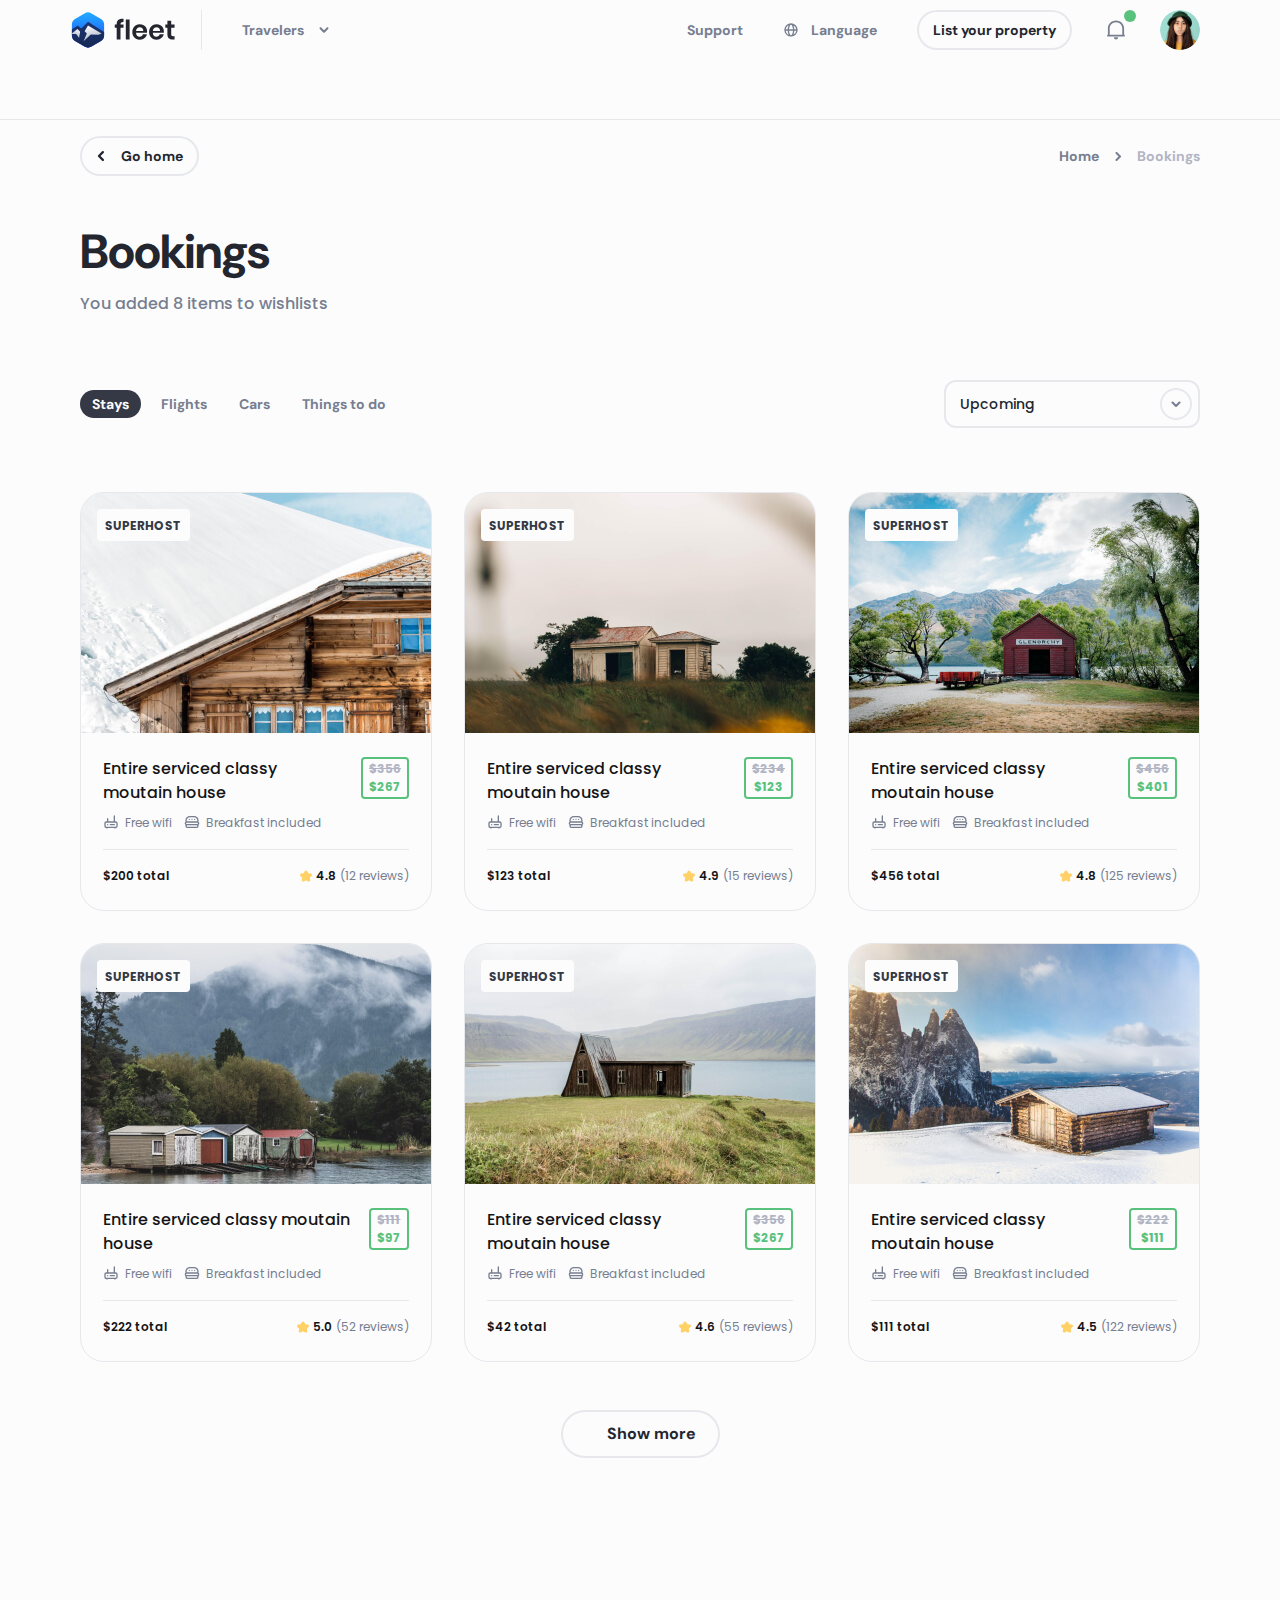
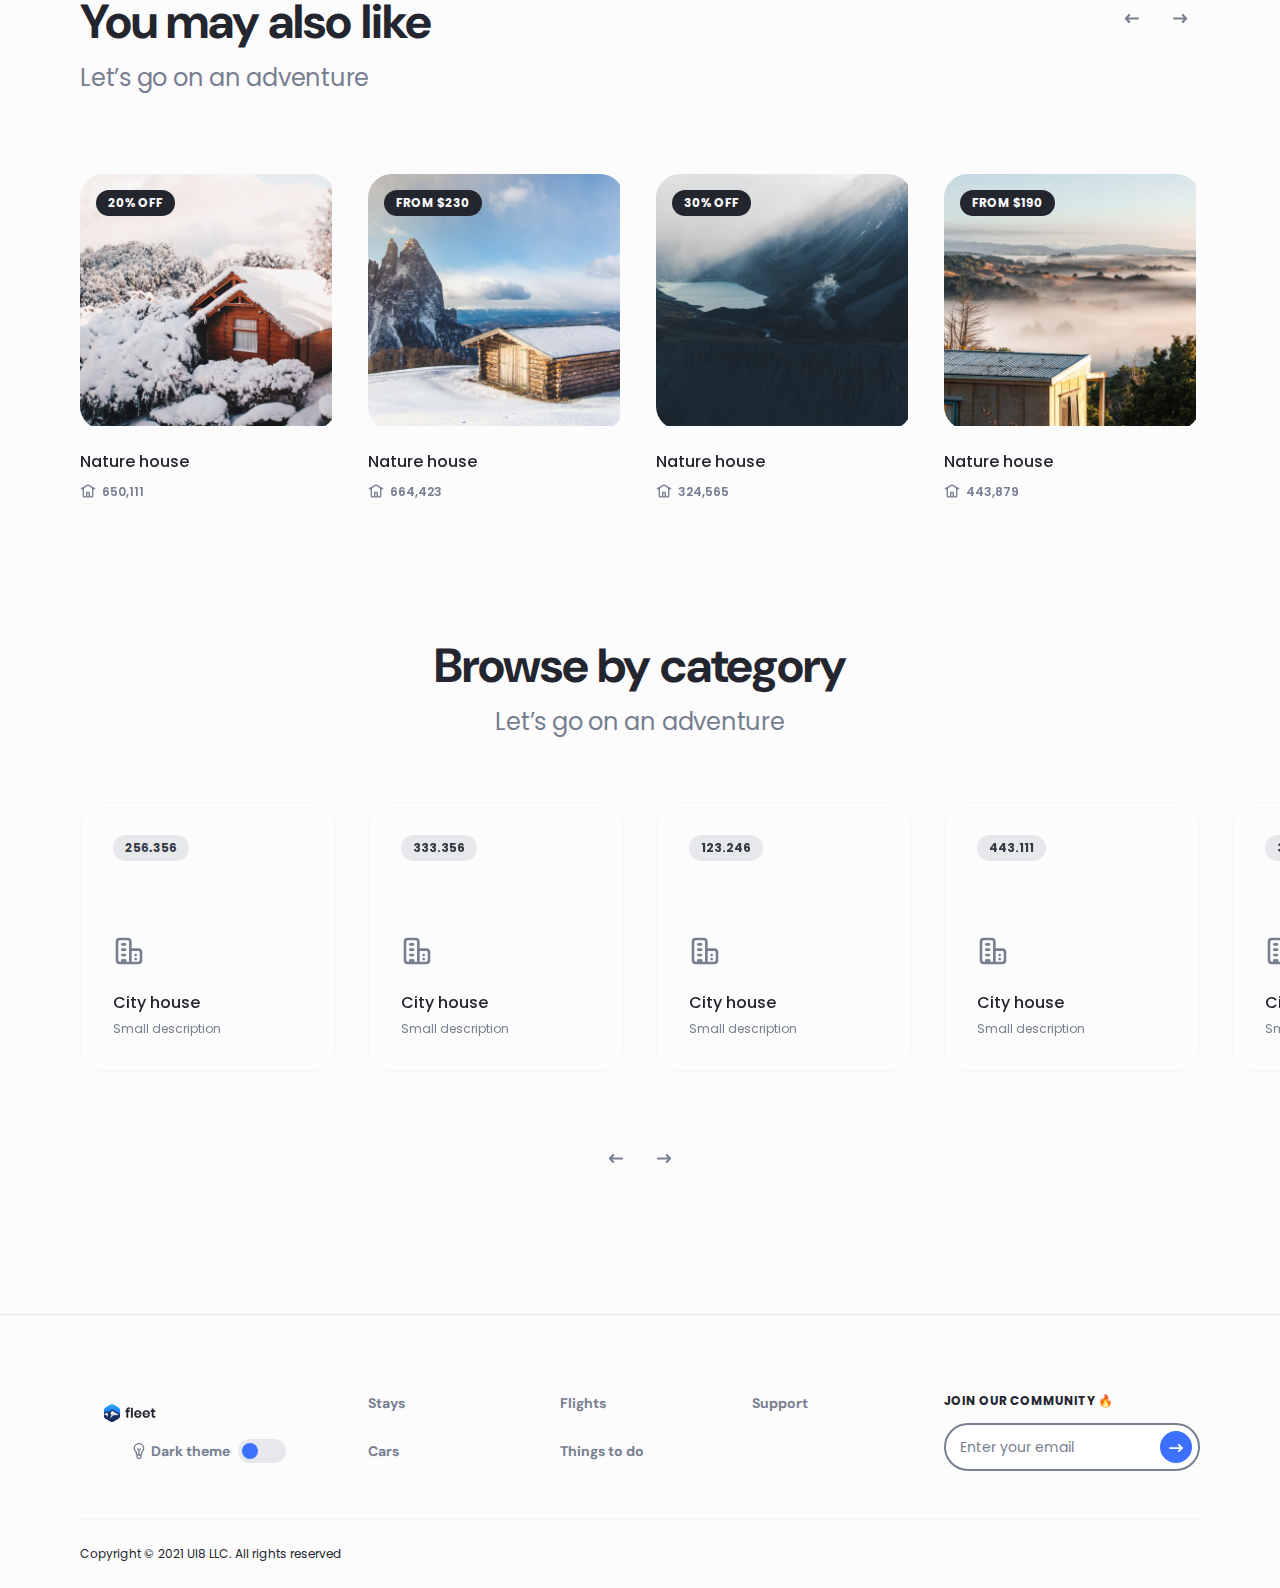
<file: bookings-list.html>
<!DOCTYPE html>
<html lang="en">
  <head>
    <meta charset="utf-8">
    <title>Fleet</title>
    <meta http-equiv="X-UA-Compatible" content="IE=Edge">
    <meta name="viewport" content="width=device-width, initial-scale=1, maximum-scale=1.0, user-scalable=no">
    <meta name="format-detection" content="telephone=no">
    <link rel="apple-touch-icon" sizes="180x180" href="img/apple-touch-icon.png">
    <link rel="icon" type="image/png" sizes="32x32" href="img/favicon-32x32.png">
    <link rel="icon" type="image/png" sizes="16x16" href="img/favicon-16x16.png">
    <link rel="manifest" href="img/site.webmanifest">
    <link rel="mask-icon" href="img/safari-pinned-tab.svg" color="#5bbad5">
    <meta name="msapplication-TileColor" content="#da532c">
    <meta name="theme-color" content="#ffffff">
    <meta name="description" content="Epic Travel Shopping Design Kit">
    <meta name="twitter:card" content="summary">
    <meta name="twitter:site" content="@ui8">
    <meta name="twitter:title" content="Fleet – Travel Shopping UI Kit">
    <meta name="twitter:description" content="Epic Travel Shopping Design Kit">
    <meta name="twitter:creator" content="@ui8">
    <meta name="twitter:image" content="https://ui8-fleet-html.herokuapp.com/img/twitter-card.jpg">
    <meta property="og:title" content="Fleet – Travel Shopping UI Kit">
    <meta property="og:type" content="Article">
    <meta property="og:url" content="https://ui8.net/ui8/products/fleet--travel-shopping-ui-design-kit">
    <meta property="og:image" content="https://ui8-fleet-html.herokuapp.com/img/fb-og-image.jpg">
    <meta property="og:description" content="Epic Travel Shopping Design Kit">
    <meta property="og:site_name" content="Fleet – Travel Shopping UI Kit">
    <meta property="fb:admins" content="132951670226590">
    <link rel="preconnect" href="https://fonts.gstatic.com">
    <link href="https://fonts.googleapis.com/css2?family=DM+Sans:wght@700&amp;family=Poppins:wght@400;500;600;700&amp;display=swap" rel="stylesheet">
    <link rel="stylesheet" media="all" href="css/app.min.css">
    <script>
      var viewportmeta = document.querySelector('meta[name="viewport"]');
      if (viewportmeta) {
        if (screen.width < 375) {
          var newScale = screen.width / 375;
          viewportmeta.content = 'width=375, minimum-scale=' + newScale + ', maximum-scale=1.0, user-scalable=no, initial-scale=' + newScale + '';
        } else {
          viewportmeta.content = 'width=device-width, maximum-scale=1.0, initial-scale=1.0';
        }
      }
    </script>
  </head>
  <body>
    <script>
      console.log(localStorage.getItem('darkMode'));
      if (localStorage.getItem('darkMode') === "on") {
        document.body.classList.add("dark");
        document.addEventListener("DOMContentLoaded", function() {
          document.querySelector('.js-theme input').checked = true;
        });
      }
    </script>
    <!-- outer-->
    <div class="outer">
      <!-- header-->
      <header class="header js-header header_border">
        <div class="header__center center"><a class="header__logo" href="index.html"><img class="some-icon" src="img/logo-dark.svg" alt="Fleet"><img class="some-icon-dark" src="img/logo-light.svg" alt="Fleet"></a>
          <div class="header__wrapper js-header-wrapper">
            <div class="header__item header__item_dropdown js-header-item">
              <button class="header__head js-header-head">Travelers
                <svg class="icon icon-arrow-down">
                  <use xlink:href="#icon-arrow-down"></use>
                </svg>
              </button>
              <div class="header__body js-header-body">
                <div class="header__menu"><a class="header__link" href="index.html">
                    <svg class="icon icon-comment">
                      <use xlink:href="#icon-comment"></use>
                    </svg>Stays</a><a class="header__link" href="flights.html">
                    <svg class="icon icon-email">
                      <use xlink:href="#icon-email"></use>
                    </svg>Flights</a><a class="header__link" href="things-to-do.html">
                    <svg class="icon icon-home">
                      <use xlink:href="#icon-home"></use>
                    </svg>Things to do</a><a class="header__link" href="cars.html">
                    <svg class="icon icon-email">
                      <use xlink:href="#icon-email"></use>
                    </svg>Cars</a></div>
              </div>
            </div><a class="header__item" href="support.html">Support</a>
            <div class="header__item header__item_language js-header-item">
              <button class="header__head js-header-head">
                <svg class="icon icon-globe">
                  <use xlink:href="#icon-globe"></use>
                </svg>Language
              </button>
              <div class="header__body js-header-body">
                <div class="header__list"><a class="header__box active" href="#">
                    <div class="header__category">English</div>
                    <div class="header__country">United States</div></a><a class="header__box" href="#">
                    <div class="header__category">Vietnamese</div>
                    <div class="header__country">Vietnamese</div></a><a class="header__box" href="#">
                    <div class="header__category">Français</div>
                    <div class="header__country">Belgique</div></a><a class="header__box" href="#">
                    <div class="header__category">Français</div>
                    <div class="header__country">Canada</div></a></div>
              </div>
            </div><a class="button button-stroke button-small header__button" href="list-your-property.html">List your property</a>
          </div>
          <div class="header__item header__item_notification js-header-item">
            <button class="header__head js-header-head active">
              <svg class="icon icon-notification">
                <use xlink:href="#icon-notification"></use>
              </svg>
            </button>
            <div class="header__body js-header-body">
              <div class="header__title">Notification</div>
              <div class="header__notifications"><a class="header__notification" href="message-center.html">
                  <div class="header__avatar"><img src="img/content/avatar-1.jpg" alt="Avatar"></div>
                  <div class="header__details">
                    <div class="header__subtitle">Kohaku Tora</div>
                    <div class="header__content">just sent you a message</div>
                    <div class="header__date">1 minute ago</div>
                    <div class="header__status" style="background-color: #3B71FE;"></div>
                  </div></a><a class="header__notification" href="message-center.html">
                  <div class="header__avatar"><img src="img/content/avatar-1.jpg" alt="Avatar"></div>
                  <div class="header__details">
                    <div class="header__subtitle">Kohaku Tora</div>
                    <div class="header__content">just sent you a message</div>
                    <div class="header__date">3 hours ago</div>
                    <div class="header__status" style="background-color: #3B71FE;"></div>
                  </div></a></div>
            </div>
          </div><a class="header__login js-popup-open" href="#popup-login" data-effect="mfp-zoom-in">
            <svg class="icon icon-user">
              <use xlink:href="#icon-user"></use>
            </svg></a>
          <div class="header__item header__item_user js-header-item">
            <button class="header__head js-header-head"><img src="img/content/avatar-2.jpg" alt="Avatar"></button>
            <div class="header__body js-header-body">
              <div class="header__group">
                <div class="header__menu"><a class="header__link" href="message-center.html">
                    <svg class="icon icon-comment">
                      <use xlink:href="#icon-comment"></use>
                    </svg>Messages</a><a class="header__link active" href="bookings-list.html">
                    <svg class="icon icon-home">
                      <use xlink:href="#icon-home"></use>
                    </svg>Bookings</a><a class="header__link" href="wishlists.html">
                    <svg class="icon icon-email">
                      <use xlink:href="#icon-email"></use>
                    </svg>Wishlists</a></div>
                <div class="header__menu"><a class="header__link" href="list-your-property.html">
                    <svg class="icon icon-building">
                      <use xlink:href="#icon-building"></use>
                    </svg>List your property</a><a class="header__link" href="host-an-experience.html">
                    <svg class="icon icon-flag">
                      <use xlink:href="#icon-flag"></use>
                    </svg>Host an experience</a></div>
              </div>
              <div class="header__btns"><a class="button button-small header__button" href="account-setting.html">Account</a>
                <button class="button-stroke button-small header__button">Log out</button>
              </div>
            </div>
          </div>
          <button class="header__burger js-header-burger"></button>
        </div>
      </header>
      <!-- outer content-->
      <div class="outer__inner">
        <div class="section wishlists js-tabs">
          <div class="wishlists__center center">
            <div class="control"><a class="button-stroke button-small control__button" href="index.html">
                <svg class="icon icon-arrow-left">
                  <use xlink:href="#icon-arrow-left"></use>
                </svg><span>Go home</span></a>
              <ul class="breadcrumbs">
                <li class="breadcrumbs__item"><a class="breadcrumbs__link" href="index.html">Home</a></li>
                <li class="breadcrumbs__item">Bookings</li>
              </ul>
            </div>
            <div class="wishlists__details">
              <h2 class="wishlists__title h2">Bookings</h2>
              <div class="wishlists__counter">You added 8 items to wishlists</div>
            </div>
            <div class="wishlists__sorting">
              <div class="nav"><a class="nav__link js-tabs-link active" href="#">Stays</a><a class="nav__link js-tabs-link" href="#">Flights</a><a class="nav__link js-tabs-link" href="#">Cars</a><a class="nav__link js-tabs-link" href="#">Things to do</a></div>
              <div class="sorting__select tablet-show">
                <select class="select js-tabs-select">
                  <option>Stays</option>
                  <option>Flights</option>
                  <option>Cars</option>
                  <option>Things to do</option>
                </select>
              </div>
              <div class="sorting__select">
                <select class="select">
                  <option>Upcoming</option>
                  <option>Future</option>
                  <option>Past</option>
                </select>
              </div>
            </div>
            <div class="wishlists__container">
              <div class="wishlists__item js-tabs-item">
                <div class="wishlists__list"><a class="card" href="stays-product.html">
                    <div class="card__preview"><img srcSet="img/content/card-pic-1@2x.jpg 2x" src="img/content/card-pic-1.jpg" alt="Entire serviced classy moutain house"/>
                      <div class="category card__category">superhost</div>
                    </div>
                    <div class="card__body">
                      <div class="card__line">
                        <div class="card__title">Entire serviced classy moutain house</div>
                        <div class="card__price">
                          <div class="card__old">$356</div>
                          <div class="card__actual">$267</div>
                        </div>
                      </div>
                      <div class="card__options">
                        <div class="card__option">
                          <svg class="icon icon-modem">
                            <use xlink:href="#icon-modem"></use>
                          </svg>Free wifi
                        </div>
                        <div class="card__option">
                          <svg class="icon icon-burger">
                            <use xlink:href="#icon-burger"></use>
                          </svg>Breakfast included
                        </div>
                      </div>
                      <div class="card__foot">
                        <div class="card__flex">
                          <div class="card__cost">$200 total</div>
                          <div class="card__rating">
                            <svg class="icon icon-star">
                              <use xlink:href="#icon-star"></use>
                            </svg>
                            <div class="card__number">4.8</div>
                            <div class="card__reviews">(12 reviews)
                            </div>
                          </div>
                        </div>
                      </div>
                    </div></a><a class="card" href="stays-product.html">
                    <div class="card__preview"><img srcSet="img/content/card-pic-2@2x.jpg 2x" src="img/content/card-pic-2.jpg" alt="Entire serviced classy moutain house"/>
                      <div class="category card__category">superhost</div>
                    </div>
                    <div class="card__body">
                      <div class="card__line">
                        <div class="card__title">Entire serviced classy moutain house</div>
                        <div class="card__price">
                          <div class="card__old">$234</div>
                          <div class="card__actual">$123</div>
                        </div>
                      </div>
                      <div class="card__options">
                        <div class="card__option">
                          <svg class="icon icon-modem">
                            <use xlink:href="#icon-modem"></use>
                          </svg>Free wifi
                        </div>
                        <div class="card__option">
                          <svg class="icon icon-burger">
                            <use xlink:href="#icon-burger"></use>
                          </svg>Breakfast included
                        </div>
                      </div>
                      <div class="card__foot">
                        <div class="card__flex">
                          <div class="card__cost">$123 total</div>
                          <div class="card__rating">
                            <svg class="icon icon-star">
                              <use xlink:href="#icon-star"></use>
                            </svg>
                            <div class="card__number">4.9</div>
                            <div class="card__reviews">(15 reviews)
                            </div>
                          </div>
                        </div>
                      </div>
                    </div></a><a class="card" href="stays-product.html">
                    <div class="card__preview"><img srcSet="img/content/card-pic-3@2x.jpg 2x" src="img/content/card-pic-3.jpg" alt="Entire serviced classy moutain house"/>
                      <div class="category card__category">superhost</div>
                    </div>
                    <div class="card__body">
                      <div class="card__line">
                        <div class="card__title">Entire serviced classy moutain house</div>
                        <div class="card__price">
                          <div class="card__old">$456</div>
                          <div class="card__actual">$401</div>
                        </div>
                      </div>
                      <div class="card__options">
                        <div class="card__option">
                          <svg class="icon icon-modem">
                            <use xlink:href="#icon-modem"></use>
                          </svg>Free wifi
                        </div>
                        <div class="card__option">
                          <svg class="icon icon-burger">
                            <use xlink:href="#icon-burger"></use>
                          </svg>Breakfast included
                        </div>
                      </div>
                      <div class="card__foot">
                        <div class="card__flex">
                          <div class="card__cost">$456 total</div>
                          <div class="card__rating">
                            <svg class="icon icon-star">
                              <use xlink:href="#icon-star"></use>
                            </svg>
                            <div class="card__number">4.8</div>
                            <div class="card__reviews">(125 reviews)
                            </div>
                          </div>
                        </div>
                      </div>
                    </div></a><a class="card" href="stays-product.html">
                    <div class="card__preview"><img srcSet="img/content/card-pic-4@2x.jpg 2x" src="img/content/card-pic-4.jpg" alt="Entire serviced classy moutain house"/>
                      <div class="category card__category">superhost</div>
                    </div>
                    <div class="card__body">
                      <div class="card__line">
                        <div class="card__title">Entire serviced classy moutain house</div>
                        <div class="card__price">
                          <div class="card__old">$111</div>
                          <div class="card__actual">$97</div>
                        </div>
                      </div>
                      <div class="card__options">
                        <div class="card__option">
                          <svg class="icon icon-modem">
                            <use xlink:href="#icon-modem"></use>
                          </svg>Free wifi
                        </div>
                        <div class="card__option">
                          <svg class="icon icon-burger">
                            <use xlink:href="#icon-burger"></use>
                          </svg>Breakfast included
                        </div>
                      </div>
                      <div class="card__foot">
                        <div class="card__flex">
                          <div class="card__cost">$222 total</div>
                          <div class="card__rating">
                            <svg class="icon icon-star">
                              <use xlink:href="#icon-star"></use>
                            </svg>
                            <div class="card__number">5.0</div>
                            <div class="card__reviews">(52 reviews)
                            </div>
                          </div>
                        </div>
                      </div>
                    </div></a><a class="card" href="stays-product.html">
                    <div class="card__preview"><img srcSet="img/content/card-pic-5@2x.jpg 2x" src="img/content/card-pic-5.jpg" alt="Entire serviced classy moutain house"/>
                      <div class="category card__category">superhost</div>
                    </div>
                    <div class="card__body">
                      <div class="card__line">
                        <div class="card__title">Entire serviced classy moutain house</div>
                        <div class="card__price">
                          <div class="card__old">$356</div>
                          <div class="card__actual">$267</div>
                        </div>
                      </div>
                      <div class="card__options">
                        <div class="card__option">
                          <svg class="icon icon-modem">
                            <use xlink:href="#icon-modem"></use>
                          </svg>Free wifi
                        </div>
                        <div class="card__option">
                          <svg class="icon icon-burger">
                            <use xlink:href="#icon-burger"></use>
                          </svg>Breakfast included
                        </div>
                      </div>
                      <div class="card__foot">
                        <div class="card__flex">
                          <div class="card__cost">$42 total</div>
                          <div class="card__rating">
                            <svg class="icon icon-star">
                              <use xlink:href="#icon-star"></use>
                            </svg>
                            <div class="card__number">4.6</div>
                            <div class="card__reviews">(55 reviews)
                            </div>
                          </div>
                        </div>
                      </div>
                    </div></a><a class="card" href="stays-product.html">
                    <div class="card__preview"><img srcSet="img/content/card-pic-6@2x.jpg 2x" src="img/content/card-pic-6.jpg" alt="Entire serviced classy moutain house"/>
                      <div class="category card__category">superhost</div>
                    </div>
                    <div class="card__body">
                      <div class="card__line">
                        <div class="card__title">Entire serviced classy moutain house</div>
                        <div class="card__price">
                          <div class="card__old">$222</div>
                          <div class="card__actual">$111</div>
                        </div>
                      </div>
                      <div class="card__options">
                        <div class="card__option">
                          <svg class="icon icon-modem">
                            <use xlink:href="#icon-modem"></use>
                          </svg>Free wifi
                        </div>
                        <div class="card__option">
                          <svg class="icon icon-burger">
                            <use xlink:href="#icon-burger"></use>
                          </svg>Breakfast included
                        </div>
                      </div>
                      <div class="card__foot">
                        <div class="card__flex">
                          <div class="card__cost">$111 total</div>
                          <div class="card__rating">
                            <svg class="icon icon-star">
                              <use xlink:href="#icon-star"></use>
                            </svg>
                            <div class="card__number">4.5</div>
                            <div class="card__reviews">(122 reviews)
                            </div>
                          </div>
                        </div>
                      </div>
                    </div></a>
                </div>
                <div class="wishlists__btns">
                  <button class="button-stroke wishlists__button">
                    <div class="loader"></div><span>Show more</span>
                  </button>
                </div>
              </div>
              <div class="wishlists__item js-tabs-item">
                <div class="wishlists__group">
                  <div class="flight">
                    <div class="flight__wrap">
                      <div class="flight__item">
                        <div class="flight__logo"><img src="img/content/emirates.svg" alt="Emirates"/></div>
                        <div class="flight__details">
                          <div class="flight__box">
                            <div class="flight__title">AKL</div>
                            <div class="flight__time">6:45 AM</div>
                          </div>
                          <div class="flight__note">nonstop</div>
                          <div class="flight__box">
                            <div class="flight__title">SGN</div>
                            <div class="flight__time">9:45 AM</div>
                          </div>
                        </div>
                      </div>
                      <div class="flight__item">
                        <div class="flight__logo"><img src="img/content/emirates.svg" alt="Emirates"/></div>
                        <div class="flight__details">
                          <div class="flight__box">
                            <div class="flight__title">SGN</div>
                            <div class="flight__time">12:45 AM</div>
                          </div>
                          <div class="flight__note">nonstop</div>
                          <div class="flight__box">
                            <div class="flight__title">AKL</div>
                            <div class="flight__time">3:45 AM</div>
                          </div>
                        </div>
                      </div>
                    </div>
                    <div class="flight__control">
                      <div class="flight__info">
                        <svg class="icon icon-tick">
                          <use xlink:href="#icon-tick"></use>
                        </svg>eDreams
                      </div>
                      <button class="button-stroke flight__button"><span class="flight__price">$3,256</span><span class="flight__more"><span>View deal</span>
                          <svg class="icon icon-arrow-next">
                            <use xlink:href="#icon-arrow-next"></use>
                          </svg></span></button>
                    </div>
                  </div>
                  <div class="flight">
                    <div class="flight__wrap">
                      <div class="flight__item">
                        <div class="flight__logo"><img src="img/content/emirates.svg" alt="Emirates"/></div>
                        <div class="flight__details">
                          <div class="flight__box">
                            <div class="flight__title">AKL</div>
                            <div class="flight__time">6:45 AM</div>
                          </div>
                          <div class="flight__note">nonstop</div>
                          <div class="flight__box">
                            <div class="flight__title">SGN</div>
                            <div class="flight__time">9:45 AM</div>
                          </div>
                        </div>
                      </div>
                      <div class="flight__item">
                        <div class="flight__logo"><img src="img/content/emirates.svg" alt="Emirates"/></div>
                        <div class="flight__details">
                          <div class="flight__box">
                            <div class="flight__title">SGN</div>
                            <div class="flight__time">12:45 AM</div>
                          </div>
                          <div class="flight__note">nonstop</div>
                          <div class="flight__box">
                            <div class="flight__title">AKL</div>
                            <div class="flight__time">3:45 AM</div>
                          </div>
                        </div>
                      </div>
                    </div>
                    <div class="flight__control">
                      <div class="flight__info">
                        <svg class="icon icon-tick">
                          <use xlink:href="#icon-tick"></use>
                        </svg>eDreams
                      </div>
                      <button class="button-stroke flight__button"><span class="flight__price">$3,256</span><span class="flight__more"><span>View deal</span>
                          <svg class="icon icon-arrow-next">
                            <use xlink:href="#icon-arrow-next"></use>
                          </svg></span></button>
                    </div>
                  </div>
                  <div class="flight">
                    <div class="flight__wrap">
                      <div class="flight__item">
                        <div class="flight__logo"><img src="img/content/emirates.svg" alt="Emirates"/></div>
                        <div class="flight__details">
                          <div class="flight__box">
                            <div class="flight__title">AKL</div>
                            <div class="flight__time">6:45 AM</div>
                          </div>
                          <div class="flight__note">nonstop</div>
                          <div class="flight__box">
                            <div class="flight__title">SGN</div>
                            <div class="flight__time">9:45 AM</div>
                          </div>
                        </div>
                      </div>
                      <div class="flight__item">
                        <div class="flight__logo"><img src="img/content/emirates.svg" alt="Emirates"/></div>
                        <div class="flight__details">
                          <div class="flight__box">
                            <div class="flight__title">SGN</div>
                            <div class="flight__time">12:45 AM</div>
                          </div>
                          <div class="flight__note">nonstop</div>
                          <div class="flight__box">
                            <div class="flight__title">AKL</div>
                            <div class="flight__time">3:45 AM</div>
                          </div>
                        </div>
                      </div>
                    </div>
                    <div class="flight__control">
                      <div class="flight__info">
                        <svg class="icon icon-tick">
                          <use xlink:href="#icon-tick"></use>
                        </svg>eDreams
                      </div>
                      <button class="button-stroke flight__button"><span class="flight__price">$3,256</span><span class="flight__more"><span>View deal</span>
                          <svg class="icon icon-arrow-next">
                            <use xlink:href="#icon-arrow-next"></use>
                          </svg></span></button>
                    </div>
                  </div>
                </div>
              </div>
              <div class="wishlists__item js-tabs-item">
                <div class="wishlists__list"><a class="card card_car" href="cars-product.html">
                    <div class="card__preview"><img srcSet="img/content/cars-photo-1@2x.jpg 2x" src="img/content/cars-photo-1.jpg" alt="Vauxhall Corsa"/>
                      <div class="category card__category">excellent</div>
                    </div>
                    <div class="card__body">
                      <div class="card__line">
                        <div class="card__title">Vauxhall Corsa</div>
                        <div class="card__price">
                          <div class="card__old">/DAY</div>
                          <div class="card__actual">$267</div>
                        </div>
                      </div>
                      <div class="card__options">
                        <div class="card__option">
                          <svg class="icon icon-route">
                            <use xlink:href="#icon-route"></use>
                          </svg>London - Kings Cross
                        </div>
                      </div>
                      <div class="card__foot">
                        <div class="card__flex">
                          <div class="card__cost">$200 total</div>
                          <div class="card__rating">
                            <svg class="icon icon-star">
                              <use xlink:href="#icon-star"></use>
                            </svg>
                            <div class="card__number">4.8</div>
                            <div class="card__reviews">(12 reviews)
                            </div>
                          </div>
                        </div>
                      </div>
                    </div></a><a class="card card_car" href="cars-product.html">
                    <div class="card__preview"><img srcSet="img/content/cars-photo-2@2x.jpg 2x" src="img/content/cars-photo-2.jpg" alt="Vauxhall Corsa"/>
                    </div>
                    <div class="card__body">
                      <div class="card__line">
                        <div class="card__title">Vauxhall Corsa</div>
                        <div class="card__price">
                          <div class="card__old">/DAY</div>
                          <div class="card__actual">$123</div>
                        </div>
                      </div>
                      <div class="card__options">
                        <div class="card__option">
                          <svg class="icon icon-route">
                            <use xlink:href="#icon-route"></use>
                          </svg>London - Kings Cross
                        </div>
                      </div>
                      <div class="card__foot">
                        <div class="card__flex">
                          <div class="card__cost">$123 total</div>
                          <div class="card__rating">
                            <svg class="icon icon-star">
                              <use xlink:href="#icon-star"></use>
                            </svg>
                            <div class="card__number">4.9</div>
                            <div class="card__reviews">(15 reviews)
                            </div>
                          </div>
                        </div>
                      </div>
                    </div></a><a class="card card_car" href="cars-product.html">
                    <div class="card__preview"><img srcSet="img/content/cars-photo-3@2x.jpg 2x" src="img/content/cars-photo-3.jpg" alt="Vauxhall Corsa"/>
                    </div>
                    <div class="card__body">
                      <div class="card__line">
                        <div class="card__title">Vauxhall Corsa</div>
                        <div class="card__price">
                          <div class="card__old">/DAY</div>
                          <div class="card__actual">$401</div>
                        </div>
                      </div>
                      <div class="card__options">
                        <div class="card__option">
                          <svg class="icon icon-route">
                            <use xlink:href="#icon-route"></use>
                          </svg>London - Kings Cross
                        </div>
                      </div>
                      <div class="card__foot">
                        <div class="card__flex">
                          <div class="card__cost">$456 total</div>
                          <div class="card__rating">
                            <svg class="icon icon-star">
                              <use xlink:href="#icon-star"></use>
                            </svg>
                            <div class="card__number">4.8</div>
                            <div class="card__reviews">(125 reviews)
                            </div>
                          </div>
                        </div>
                      </div>
                    </div></a><a class="card card_car" href="cars-product.html">
                    <div class="card__preview"><img srcSet="img/content/cars-photo-4@2x.jpg 2x" src="img/content/cars-photo-4.jpg" alt="Vauxhall Corsa"/>
                      <div class="category card__category">excellent</div>
                    </div>
                    <div class="card__body">
                      <div class="card__line">
                        <div class="card__title">Vauxhall Corsa</div>
                        <div class="card__price">
                          <div class="card__old">/DAY</div>
                          <div class="card__actual">$267</div>
                        </div>
                      </div>
                      <div class="card__options">
                        <div class="card__option">
                          <svg class="icon icon-route">
                            <use xlink:href="#icon-route"></use>
                          </svg>London - Kings Cross
                        </div>
                      </div>
                      <div class="card__foot">
                        <div class="card__flex">
                          <div class="card__cost">$200 total</div>
                          <div class="card__rating">
                            <svg class="icon icon-star">
                              <use xlink:href="#icon-star"></use>
                            </svg>
                            <div class="card__number">4.8</div>
                            <div class="card__reviews">(12 reviews)
                            </div>
                          </div>
                        </div>
                      </div>
                    </div></a><a class="card card_car" href="cars-product.html">
                    <div class="card__preview"><img srcSet="img/content/cars-photo-5@2x.jpg 2x" src="img/content/cars-photo-5.jpg" alt="Vauxhall Corsa"/>
                    </div>
                    <div class="card__body">
                      <div class="card__line">
                        <div class="card__title">Vauxhall Corsa</div>
                        <div class="card__price">
                          <div class="card__old">/DAY</div>
                          <div class="card__actual">$123</div>
                        </div>
                      </div>
                      <div class="card__options">
                        <div class="card__option">
                          <svg class="icon icon-route">
                            <use xlink:href="#icon-route"></use>
                          </svg>London - Kings Cross
                        </div>
                      </div>
                      <div class="card__foot">
                        <div class="card__flex">
                          <div class="card__cost">$123 total</div>
                          <div class="card__rating">
                            <svg class="icon icon-star">
                              <use xlink:href="#icon-star"></use>
                            </svg>
                            <div class="card__number">4.9</div>
                            <div class="card__reviews">(15 reviews)
                            </div>
                          </div>
                        </div>
                      </div>
                    </div></a><a class="card card_car" href="cars-product.html">
                    <div class="card__preview"><img srcSet="img/content/cars-photo-6@2x.jpg 2x" src="img/content/cars-photo-6.jpg" alt="Vauxhall Corsa"/>
                    </div>
                    <div class="card__body">
                      <div class="card__line">
                        <div class="card__title">Vauxhall Corsa</div>
                        <div class="card__price">
                          <div class="card__old">/DAY</div>
                          <div class="card__actual">$401</div>
                        </div>
                      </div>
                      <div class="card__options">
                        <div class="card__option">
                          <svg class="icon icon-route">
                            <use xlink:href="#icon-route"></use>
                          </svg>London - Kings Cross
                        </div>
                      </div>
                      <div class="card__foot">
                        <div class="card__flex">
                          <div class="card__cost">$456 total</div>
                          <div class="card__rating">
                            <svg class="icon icon-star">
                              <use xlink:href="#icon-star"></use>
                            </svg>
                            <div class="card__number">4.8</div>
                            <div class="card__reviews">(125 reviews)
                            </div>
                          </div>
                        </div>
                      </div>
                    </div></a>
                </div>
                <div class="wishlists__btns">
                  <button class="button-stroke wishlists__button">
                    <div class="loader"></div><span>Show more</span>
                  </button>
                </div>
              </div>
              <div class="wishlists__item js-tabs-item">
                <div class="wishlists__list"><a class="card" href="product.html">
                    <div class="card__preview"><img srcSet="img/content/card-pic-5@2x.jpg 2x" src="img/content/card-pic-5.jpg" alt="Private landscape photography tour"/>
                      <div class="category-blue card__category">best selling</div>
                    </div>
                    <div class="card__body">
                      <div class="card__line">
                        <div class="card__title">Private landscape photography tour</div>
                        <div class="card__price">
                          <div class="card__old">$356</div>
                          <div class="card__actual">$267</div>
                        </div>
                      </div>
                      <div class="card__options">
                        <div class="card__option">
                          <svg class="icon icon-clock">
                            <use xlink:href="#icon-clock"></use>
                          </svg>12 hours
                        </div>
                        <div class="card__option">
                          <svg class="icon icon-user">
                            <use xlink:href="#icon-user"></use>
                          </svg>Up to 10 people
                        </div>
                      </div>
                      <div class="card__foot">
                        <div class="card__comment">
                          <div class="card__avatar"><img src="img/content/avatar-2.jpg" alt="Avatar"/></div>
                          <div class="card__text">The best 16 passenger small group, intimate and unique, Milford Sound...</div>
                        </div>
                        <div class="card__flex">
                          <div class="card__cost">$200 total</div>
                          <div class="card__rating">
                            <svg class="icon icon-star">
                              <use xlink:href="#icon-star"></use>
                            </svg>
                            <div class="card__number">4.8</div>
                            <div class="card__reviews">(12 reviews)
                            </div>
                          </div>
                        </div>
                      </div>
                    </div></a><a class="card" href="product.html">
                    <div class="card__preview"><img srcSet="img/content/card-pic-6@2x.jpg 2x" src="img/content/card-pic-6.jpg" alt="Private landscape photography tour"/>
                    </div>
                    <div class="card__body">
                      <div class="card__line">
                        <div class="card__title">Private landscape photography tour</div>
                        <div class="card__price">
                          <div class="card__old">$567</div>
                          <div class="card__actual">$466</div>
                        </div>
                      </div>
                      <div class="card__options">
                        <div class="card__option">
                          <svg class="icon icon-clock">
                            <use xlink:href="#icon-clock"></use>
                          </svg>24 hours
                        </div>
                        <div class="card__option">
                          <svg class="icon icon-user">
                            <use xlink:href="#icon-user"></use>
                          </svg>Up to 12 people
                        </div>
                      </div>
                      <div class="card__foot">
                        <div class="card__comment">
                          <div class="card__avatar"><img src="img/content/avatar-3.jpg" alt="Avatar"/></div>
                          <div class="card__text">The best 16 passenger small group, intimate and unique, Milford Sound...</div>
                        </div>
                        <div class="card__flex">
                          <div class="card__cost">$200 total</div>
                          <div class="card__rating">
                            <svg class="icon icon-star">
                              <use xlink:href="#icon-star"></use>
                            </svg>
                            <div class="card__number">4.9</div>
                            <div class="card__reviews">(12 reviews)
                            </div>
                          </div>
                        </div>
                      </div>
                    </div></a><a class="card" href="product.html">
                    <div class="card__preview"><img srcSet="img/content/card-pic-7@2x.jpg 2x" src="img/content/card-pic-7.jpg" alt="Private landscape photography tour"/>
                      <div class="category card__category">popular</div>
                    </div>
                    <div class="card__body">
                      <div class="card__line">
                        <div class="card__title">Private landscape photography tour</div>
                        <div class="card__price">
                          <div class="card__old">$234</div>
                          <div class="card__actual">$198</div>
                        </div>
                      </div>
                      <div class="card__options">
                        <div class="card__option">
                          <svg class="icon icon-clock">
                            <use xlink:href="#icon-clock"></use>
                          </svg>12 hours
                        </div>
                        <div class="card__option">
                          <svg class="icon icon-user">
                            <use xlink:href="#icon-user"></use>
                          </svg>Up to 18 people
                        </div>
                      </div>
                      <div class="card__foot">
                        <div class="card__comment">
                          <div class="card__avatar"><img src="img/content/avatar-4.jpg" alt="Avatar"/></div>
                          <div class="card__text">The best 16 passenger small group, intimate and unique, Milford Sound...</div>
                        </div>
                        <div class="card__flex">
                          <div class="card__cost">$200 total</div>
                          <div class="card__rating">
                            <svg class="icon icon-star">
                              <use xlink:href="#icon-star"></use>
                            </svg>
                            <div class="card__number">5.0</div>
                            <div class="card__reviews">(12 reviews)
                            </div>
                          </div>
                        </div>
                      </div>
                    </div></a><a class="card" href="product.html">
                    <div class="card__preview"><img srcSet="img/content/card-pic-3@2x.jpg 2x" src="img/content/card-pic-3.jpg" alt="Private landscape photography tour"/>
                      <div class="category-blue card__category">best selling</div>
                    </div>
                    <div class="card__body">
                      <div class="card__line">
                        <div class="card__title">Private landscape photography tour</div>
                        <div class="card__price">
                          <div class="card__old">$356</div>
                          <div class="card__actual">$267</div>
                        </div>
                      </div>
                      <div class="card__options">
                        <div class="card__option">
                          <svg class="icon icon-clock">
                            <use xlink:href="#icon-clock"></use>
                          </svg>12 hours
                        </div>
                        <div class="card__option">
                          <svg class="icon icon-user">
                            <use xlink:href="#icon-user"></use>
                          </svg>Up to 2 people
                        </div>
                      </div>
                      <div class="card__foot">
                        <div class="card__comment">
                          <div class="card__avatar"><img src="img/content/avatar-1.jpg" alt="Avatar"/></div>
                          <div class="card__text">The best 16 passenger small group, intimate and unique, Milford Sound...</div>
                        </div>
                        <div class="card__flex">
                          <div class="card__cost">$200 total</div>
                          <div class="card__rating">
                            <svg class="icon icon-star">
                              <use xlink:href="#icon-star"></use>
                            </svg>
                            <div class="card__number">4.6</div>
                            <div class="card__reviews">(12 reviews)
                            </div>
                          </div>
                        </div>
                      </div>
                    </div></a><a class="card" href="product.html">
                    <div class="card__preview"><img srcSet="img/content/card-pic-4@2x.jpg 2x" src="img/content/card-pic-4.jpg" alt="Private landscape photography tour"/>
                      <div class="category-blue card__category">best selling</div>
                    </div>
                    <div class="card__body">
                      <div class="card__line">
                        <div class="card__title">Private landscape photography tour</div>
                        <div class="card__price">
                          <div class="card__old">$300</div>
                          <div class="card__actual">$250</div>
                        </div>
                      </div>
                      <div class="card__options">
                        <div class="card__option">
                          <svg class="icon icon-clock">
                            <use xlink:href="#icon-clock"></use>
                          </svg>12 hours
                        </div>
                        <div class="card__option">
                          <svg class="icon icon-user">
                            <use xlink:href="#icon-user"></use>
                          </svg>Up to 10 people
                        </div>
                      </div>
                      <div class="card__foot">
                        <div class="card__comment">
                          <div class="card__avatar"><img src="img/content/avatar-2.jpg" alt="Avatar"/></div>
                          <div class="card__text">The best 16 passenger small group, intimate and unique, Milford Sound...</div>
                        </div>
                        <div class="card__flex">
                          <div class="card__cost">$200 total</div>
                          <div class="card__rating">
                            <svg class="icon icon-star">
                              <use xlink:href="#icon-star"></use>
                            </svg>
                            <div class="card__number">4.8</div>
                            <div class="card__reviews">(12 reviews)
                            </div>
                          </div>
                        </div>
                      </div>
                    </div></a>
                </div>
              </div>
            </div>
          </div>
        </div>
        <div class="section browse">
          <div class="browse__center center">
            <div class="browse__inner">
              <div class="browse__head">
                <h2 class="browse__title h2">You may also like</h2>
                <div class="browse__info info">Let’s go on an adventure</div>
              </div>
              <div class="browse__wrapper">
                <div class="browse__slider js-slider-browse"><a class="browse__card" href="stays-category.html">
                                      <div class="browse__preview"><img srcSet="img/content/browse-pic-1.jpg 2x" src="img/content/browse-pic-1@2x.jpg" alt="Card">
                                        <div class="status-black browse__category">20% off</div>
                                      </div>
                                      <div class="browse__subtitle">Nature house</div>
                                      <div class="browse__content">
                                        <svg class="icon icon-home">
                                          <use xlink:href="#icon-home"></use>
                                        </svg>650,111
                                      </div></a><a class="browse__card" href="stays-category.html">
                                      <div class="browse__preview"><img srcSet="img/content/browse-pic-2.jpg 2x" src="img/content/browse-pic-2@2x.jpg" alt="Card">
                                        <div class="status-black browse__category">from $230</div>
                                      </div>
                                      <div class="browse__subtitle">Nature house</div>
                                      <div class="browse__content">
                                        <svg class="icon icon-home">
                                          <use xlink:href="#icon-home"></use>
                                        </svg>664,423
                                      </div></a><a class="browse__card" href="stays-category.html">
                                      <div class="browse__preview"><img srcSet="img/content/browse-pic-3.jpg 2x" src="img/content/browse-pic-3@2x.jpg" alt="Card">
                                        <div class="status-black browse__category">30% off</div>
                                      </div>
                                      <div class="browse__subtitle">Nature house</div>
                                      <div class="browse__content">
                                        <svg class="icon icon-home">
                                          <use xlink:href="#icon-home"></use>
                                        </svg>324,565
                                      </div></a><a class="browse__card" href="stays-category.html">
                                      <div class="browse__preview"><img srcSet="img/content/browse-pic-4.jpg 2x" src="img/content/browse-pic-4@2x.jpg" alt="Card">
                                        <div class="status-black browse__category">from $190</div>
                                      </div>
                                      <div class="browse__subtitle">Nature house</div>
                                      <div class="browse__content">
                                        <svg class="icon icon-home">
                                          <use xlink:href="#icon-home"></use>
                                        </svg>443,879
                                      </div></a><a class="browse__card" href="stays-category.html">
                                      <div class="browse__preview"><img srcSet="img/content/browse-pic-1.jpg 2x" src="img/content/browse-pic-1@2x.jpg" alt="Card">
                                        <div class="status-black browse__category">20% off</div>
                                      </div>
                                      <div class="browse__subtitle">Nature house</div>
                                      <div class="browse__content">
                                        <svg class="icon icon-home">
                                          <use xlink:href="#icon-home"></use>
                                        </svg>650,111
                                      </div></a><a class="browse__card" href="stays-category.html">
                                      <div class="browse__preview"><img srcSet="img/content/browse-pic-2.jpg 2x" src="img/content/browse-pic-2@2x.jpg" alt="Card">
                                        <div class="status-black browse__category">from $230</div>
                                      </div>
                                      <div class="browse__subtitle">Nature house</div>
                                      <div class="browse__content">
                                        <svg class="icon icon-home">
                                          <use xlink:href="#icon-home"></use>
                                        </svg>664,423
                                      </div></a><a class="browse__card" href="stays-category.html">
                                      <div class="browse__preview"><img srcSet="img/content/browse-pic-3.jpg 2x" src="img/content/browse-pic-3@2x.jpg" alt="Card">
                                        <div class="status-black browse__category">20% off</div>
                                      </div>
                                      <div class="browse__subtitle">Nature house</div>
                                      <div class="browse__content">
                                        <svg class="icon icon-home">
                                          <use xlink:href="#icon-home"></use>
                                        </svg>324,565
                                      </div></a>
                </div>
              </div>
            </div>
          </div>
        </div>
        <div class="section categories">
          <div class="categories__center center">
            <div class="categories__inner">
              <div class="categories__head">
                <h2 class="categories__title h2">Browse by category</h2>
                <div class="categories__info info">Let’s go on an adventure</div>
              </div>
              <div class="categories__wrapper">
                <div class="categories__slider js-slider-categories"><a class="categories__item" href="stays-category.html">
                                      <div class="status categories__counter">256.356</div>
                                      <div class="categories__icon">
                                        <svg class="icon icon-building">
                                          <use xlink:href="#icon-building"></use>
                                        </svg>
                                      </div>
                                      <div class="categories__subtitle">City house</div>
                                      <div class="categories__content">Small description</div></a><a class="categories__item" href="stays-category.html">
                                      <div class="status categories__counter">333.356</div>
                                      <div class="categories__icon">
                                        <svg class="icon icon-building">
                                          <use xlink:href="#icon-building"></use>
                                        </svg>
                                      </div>
                                      <div class="categories__subtitle">City house</div>
                                      <div class="categories__content">Small description</div></a><a class="categories__item" href="stays-category.html">
                                      <div class="status categories__counter">123.246</div>
                                      <div class="categories__icon">
                                        <svg class="icon icon-building">
                                          <use xlink:href="#icon-building"></use>
                                        </svg>
                                      </div>
                                      <div class="categories__subtitle">City house</div>
                                      <div class="categories__content">Small description</div></a><a class="categories__item" href="stays-category.html">
                                      <div class="status categories__counter">443.111</div>
                                      <div class="categories__icon">
                                        <svg class="icon icon-building">
                                          <use xlink:href="#icon-building"></use>
                                        </svg>
                                      </div>
                                      <div class="categories__subtitle">City house</div>
                                      <div class="categories__content">Small description</div></a><a class="categories__item" href="stays-category.html">
                                      <div class="status categories__counter">333.356</div>
                                      <div class="categories__icon">
                                        <svg class="icon icon-building">
                                          <use xlink:href="#icon-building"></use>
                                        </svg>
                                      </div>
                                      <div class="categories__subtitle">City house</div>
                                      <div class="categories__content">Small description</div></a><a class="categories__item" href="stays-category.html">
                                      <div class="status categories__counter">256.356</div>
                                      <div class="categories__icon">
                                        <svg class="icon icon-building">
                                          <use xlink:href="#icon-building"></use>
                                        </svg>
                                      </div>
                                      <div class="categories__subtitle">City house</div>
                                      <div class="categories__content">Small description</div></a><a class="categories__item" href="stays-category.html">
                                      <div class="status categories__counter">256.356</div>
                                      <div class="categories__icon">
                                        <svg class="icon icon-building">
                                          <use xlink:href="#icon-building"></use>
                                        </svg>
                                      </div>
                                      <div class="categories__subtitle">City house</div>
                                      <div class="categories__content">Small description</div></a><a class="categories__item" href="stays-category.html">
                                      <div class="status categories__counter">333.356</div>
                                      <div class="categories__icon">
                                        <svg class="icon icon-building">
                                          <use xlink:href="#icon-building"></use>
                                        </svg>
                                      </div>
                                      <div class="categories__subtitle">City house</div>
                                      <div class="categories__content">Small description</div></a><a class="categories__item" href="stays-category.html">
                                      <div class="status categories__counter">123.246</div>
                                      <div class="categories__icon">
                                        <svg class="icon icon-building">
                                          <use xlink:href="#icon-building"></use>
                                        </svg>
                                      </div>
                                      <div class="categories__subtitle">City house</div>
                                      <div class="categories__content">Small description</div></a><a class="categories__item" href="stays-category.html">
                                      <div class="status categories__counter">443.111</div>
                                      <div class="categories__icon">
                                        <svg class="icon icon-building">
                                          <use xlink:href="#icon-building"></use>
                                        </svg>
                                      </div>
                                      <div class="categories__subtitle">City house</div>
                                      <div class="categories__content">Small description</div></a>
                </div>
              </div>
            </div>
          </div>
        </div>
      </div>
      <!-- footer-->
      <footer class="footer">
        <div class="footer__center center">
          <div class="footer__row">
            <div class="footer__col"><a class="footer__logo" href="index.html"><img class="some-icon" src="img/logo-dark.svg" alt="Fleet"><img class="some-icon-dark" src="img/logo-light.svg" alt="Fleet"></a>
              <div class="footer__theme">
                <svg class="icon icon-bulb">
                  <use xlink:href="#icon-bulb"></use>
                </svg>Dark theme
                <label class="theme js-theme">
                  <input class="theme__input" type="checkbox"/><span class="theme__inner"><span class="theme__box"></span></span>
                </label>
              </div>
            </div>
            <div class="footer__col">
              <div class="footer__menu"><a class="footer__link" href="index.html">Stays</a><a class="footer__link" href="flights.html">Flights</a><a class="footer__link" href="support.html">Support</a><a class="footer__link" href="cars.html">Cars</a><a class="footer__link" href="things-to-do.html">Things to do</a></div>
            </div>
            <div class="footer__col">
              <div class="footer__info">Join our community 🔥</div>
              <form class="subscription">
                <input class="subscription__input" type="email" name="email" placeholder="Enter your email" required="required"/>
                <button class="subscription__btn">
                  <svg class="icon icon-arrow-next">
                    <use xlink:href="#icon-arrow-next"></use>
                  </svg>
                </button>
              </form>
            </div>
          </div>
          <div class="footer__bottom">
            <div class="footer__copyright">Copyright © 2021 UI8 LLC. All rights reserved</div>
          </div>
        </div>
      </footer>
    </div>
    <div class="popup popup_login mfp-hide" id="popup-login">
      <div class="login">
        <div class="login__item">
          <div class="login__title h3">Sign up on Fleet</div>
          <div class="login__info">Use Your OpenID to Sign up</div>
          <div class="login__btns">
            <button class="button login__button">
              <svg class="icon icon-google">
                <use xlink:href="#icon-google"></use>
              </svg><span>Google</span>
            </button>
            <button class="button-black login__button">
              <svg class="icon icon-apple">
                <use xlink:href="#icon-apple"></use>
              </svg><span>Apple</span>
            </button>
          </div>
          <div class="login__note">Or continue with email</div>
          <div class="subscription">
            <input class="subscription__input" type="email" name="email" placeholder="Enter your email" required>
            <button class="subscription__btn">
              <svg class="icon icon-arrow-next">
                <use xlink:href="#icon-arrow-next"></use>
              </svg>
            </button>
          </div>
          <div class="login__foot">Already have an account? <a class="login__link" href="#">Login</a></div>
        </div>
        <div class="login__item">
          <div class="login__title h3">Sign in</div>
          <div class="login__form">
            <div class="field field_view">
              <div class="field__wrap">
                <input class="field__input" type="password" name="password" placeholder="Password" required>
                <button class="field__view">
                  <svg class="icon icon-eye">
                    <use xlink:href="#icon-eye"></use>
                  </svg>
                </button>
              </div>
            </div>
            <button class="button login__button">Login</button>
          </div>
          <div class="login__foot"><a class="login__password" href="#">Forgot password?</a></div>
        </div>
        <div class="login__item">
          <div class="login__title h3">Let’s confirm it’s really you</div>
          <div class="login__info">Help us secure your account. Please complete the verifications below</div>
          <div class="login__form">
            <div class="login__variants">
              <label class="radio">
                <input class="radio__input" type="radio" name="login" checked="checked"/><span class="radio__inner"><span class="radio__tick"></span><span class="radio__text">Get the code by text message (SM) at +1 234 567 890</span></span>
              </label>
              <label class="radio">
                <input class="radio__input" type="radio" name="login"/><span class="radio__inner"><span class="radio__tick"></span><span class="radio__text">Get the code by email at tranm••••••••••••@gm•••.com</span></span>
              </label>
            </div>
            <button class="button login__button">Continue</button>
          </div>
        </div>
        <div class="login__item">
          <div class="login__title h3">Enter your security code</div>
          <div class="login__info">We texted your code to +1 234 567 890</div>
          <div class="login__form">
            <div class="login__code">
              <div class="login__number">
                <input type="tel">
              </div>
              <div class="login__number">
                <input type="tel">
              </div>
              <div class="login__number">
                <input type="tel">
              </div>
              <div class="login__number">
                <input type="tel">
              </div>
            </div>
          </div>
        </div>
      </div>
    </div>
    <!-- scripts-->
    <script src="js/lib/jquery.min.js"></script>
    <script src="js/lib/slick.min.js"></script>
    <script src="js/lib/jquery.nice-select.min.js"></script>
    <script src="js/lib/share-buttons.js"></script>
    <script src="js/lib/jquery.fancybox.min.js"></script>
    <script src="js/lib/jquery.rateyo.min.js"></script>
    <script src="js/lib/nouislider.min.js"></script>
    <script src="js/lib/wNumb.js"></script>
    <script src="js/lib/jquery.magnific-popup.min.js"></script>
    <script src="js/lib/moment.min.js"></script>
    <script src="js/lib/jquery.daterangepicker.min.js"></script>
    <script src="js/lib/simpleParallax.min.js"></script>
    <script src="js/demo.js"></script>
    <script src="js/app.js"></script>
    <!-- svg sprite-->
    <div style="display: none"><svg width="0" height="0">
<symbol xmlns="http://www.w3.org/2000/svg" viewBox="0 0 16 16" id="icon-arrow-down">
<path d="M10.805 6.362c-.26-.26-.682-.26-.943 0L8 8.224 6.138 6.362c-.26-.26-.682-.26-.943 0s-.26.682 0 .943l2.333 2.333c.26.26.682.26.943 0l2.333-2.333c.26-.26.26-.682 0-.943z"></path>
</symbol>
<symbol xmlns="http://www.w3.org/2000/svg" viewBox="0 0 16 16" id="icon-arrow-bottom">
<path d="M15.039 3.961c-.653-.653-1.713-.653-2.366 0L8 8.634 3.327 3.961c-.653-.653-1.713-.653-2.366 0s-.653 1.713 0 2.366l5.856 5.856c.653.653 1.713.653 2.366 0l5.856-5.856c.653-.653.653-1.713 0-2.366z"></path>
</symbol>
<symbol xmlns="http://www.w3.org/2000/svg" viewBox="0 0 16 16" id="icon-arrow-left">
<path d="M12.207.521a1.78 1.78 0 0 1 0 2.514L7.242 8l4.965 4.965a1.78 1.78 0 0 1 0 2.514 1.78 1.78 0 0 1-2.514 0L3.471 9.257a1.78 1.78 0 0 1 0-2.514L9.693.521a1.78 1.78 0 0 1 2.514 0z"></path>
</symbol>
<symbol xmlns="http://www.w3.org/2000/svg" viewBox="0 0 16 16" id="icon-arrow-right">
<path d="M6.528 5.195c-.26.26-.26.682 0 .943L8.39 8 6.528 9.862c-.26.26-.26.682 0 .943s.682.26.943 0l2.333-2.333c.26-.26.26-.682 0-.943L7.471 5.195c-.26-.26-.682-.26-.943 0z"></path>
</symbol>
<symbol xmlns="http://www.w3.org/2000/svg" viewBox="0 0 16 16" id="icon-email">
<path d="M13.334 2a2 2 0 0 1 1.995 1.851l.005.149v8a2 2 0 0 1-1.851 1.995l-.149.005H2.667a2 2 0 0 1-1.995-1.851L.667 12V4a2 2 0 0 1 1.851-1.995L2.667 2h10.667zm0 1.333H2.667C2.299 3.333 2 3.632 2 4v8c0 .368.298.667.667.667h10.667c.368 0 .667-.298.667-.667V4c0-.368-.298-.667-.667-.667zm-.821 1.573c.236.283.198.703-.085.939L9.281 8.468a2 2 0 0 1-2.561 0L3.574 5.845c-.283-.236-.321-.656-.085-.939s.656-.321.939-.085l3.146 2.622c.247.206.606.206.854 0l3.146-2.622c.283-.236.703-.197.939.085z"></path>
</symbol>
<symbol xmlns="http://www.w3.org/2000/svg" viewBox="0 0 16 16" id="icon-comment">
<path d="M8 1.413c1.643 0 3.124.162 4.203.326 1.127.171 2.019.997 2.213 2.12a17.13 17.13 0 0 1 .25 2.887 17.13 17.13 0 0 1-.25 2.887c-.193 1.123-1.086 1.949-2.213 2.12a28.6 28.6 0 0 1-3.787.323l-4.077 2.409a.67.67 0 0 1-1.006-.574v-2.269c-.902-.3-1.584-1.045-1.75-2.009-.135-.783-.25-1.777-.25-2.887s.115-2.104.25-2.887c.193-1.123 1.086-1.949 2.213-2.12 1.08-.164 2.561-.326 4.203-.326zm0 1.333a27.01 27.01 0 0 0-4.003.311c-.596.091-1.01.506-1.099 1.028a15.8 15.8 0 0 0-.231 2.661 15.8 15.8 0 0 0 .231 2.661c.078.453.395.817.856.97l.913.303v2.063l3.375-1.994.353-.006a27.26 27.26 0 0 0 3.609-.308c.596-.091 1.01-.506 1.099-1.028.125-.724.231-1.641.231-2.661s-.106-1.937-.231-2.661c-.09-.522-.504-.938-1.099-1.028A27.01 27.01 0 0 0 8 2.746zm-.667 4.667c.368 0 .667.298.667.667s-.298.667-.667.667h0-2.667C4.298 8.746 4 8.448 4 8.08s.298-.667.667-.667h0zm4-2.667c.368 0 .667.298.667.667s-.298.667-.667.667h0-6.667C4.298 6.08 4 5.781 4 5.413s.298-.667.667-.667h0z"></path>
</symbol>
<symbol xmlns="http://www.w3.org/2000/svg" viewBox="0 0 16 16" id="icon-home">
<path d="M8.287 1.411c.09.02.177.053.278.102l.086.044.318.184.132.079 2.561 1.543 3.348 2.009c.316.189.418.599.229.915-.17.284-.519.396-.817.277l-.097-.048-.99-.594v6.751c-.001.619-.013.951-.145 1.211-.128.251-.332.455-.583.583-.233.119-.526.141-1.033.144H10v.001H6v-.001H4.428c-.508-.004-.8-.026-1.033-.144-.251-.128-.455-.332-.583-.583-.119-.233-.141-.526-.144-1.033l-.001-6.928-.99.594c-.316.189-.725.087-.915-.229-.17-.284-.105-.644.14-.852l.088-.063 3.344-2.006L6.899 1.82l.451-.263.084-.043c.101-.049.189-.082.279-.102.189-.042.385-.042.574 0zM8 2.721l-.006.003-2.973 1.784L4 5.123l.001 7.651.008.399.005.071.002.018.018.002a6.48 6.48 0 0 0 .469.013H6V10.61a2 2 0 0 1 3.995-.149l.005.149v2.666h1.498l.399-.008.071-.005.018-.002.002-.018c.011-.133.013-.311.014-.608V5.123l-1.025-.618-2.969-1.781L8 2.721zm0 7.223c-.368 0-.667.298-.667.667l-.001 2.666h1.333l.001-2.666c0-.368-.298-.667-.667-.667z"></path>
</symbol>
<symbol xmlns="http://www.w3.org/2000/svg" viewBox="0 0 16 16" id="icon-home-fill">
<path d="M13.333 12.534V5.978l.99.594c.316.189.725.087.915-.229s.087-.725-.229-.915L11.661 3.42 9.1 1.877h0l-.45-.263-.086-.044c-.101-.049-.188-.082-.278-.102-.189-.042-.385-.042-.574 0-.09.02-.178.053-.279.102l-.084.043-.451.263h0L4.334 3.422.99 5.429c-.316.189-.418.599-.229.915s.599.418.915.229l.99-.594v6.556c0 .747 0 1.12.145 1.405.128.251.332.455.583.583.285.145.659.145 1.405.145h1.2v-4a2 2 0 0 1 4 0v4h1.2c.747 0 1.12 0 1.405-.145.251-.128.455-.332.583-.583.145-.285.145-.659.145-1.405z"></path>
</symbol>
<symbol xmlns="http://www.w3.org/2000/svg" viewBox="0 0 16 16" id="icon-globe">
<path d="M8 1.334a6.67 6.67 0 0 1 6.631 5.971l.003.029.033.667a6.67 6.67 0 0 1-13.3.667l-.033-.667c0-.225.011-.447.033-.667h0a6.67 6.67 0 0 1 6.634-6zm1.982 7.334H6.018c.077 1.396.391 2.599.817 3.451.532 1.065 1.021 1.216 1.164 1.216s.632-.151 1.164-1.216c.426-.852.74-2.055.817-3.451zm-5.299 0H2.708c.228 1.831 1.385 3.374 2.983 4.142-.556-1.068-.927-2.52-1.008-4.142zm8.609 0h-1.975c-.081 1.622-.452 3.074-1.009 4.142a5.34 5.34 0 0 0 2.984-4.143zm-7.6-5.476l-.143.071c-1.525.79-2.62 2.295-2.841 4.071h1.975c.08-1.623.452-3.074 1.008-4.143zM8 2.667c-.143 0-.632.151-1.164 1.216-.426.852-.74 2.055-.817 3.452h3.964c-.077-1.396-.391-2.6-.817-3.452-.501-1.002-.963-1.195-1.136-1.214L8 2.667h0zm2.308.524l.049.095c.53 1.059.882 2.473.96 4.048h1.975a5.34 5.34 0 0 0-2.984-4.143z"></path>
</symbol>
<symbol xmlns="http://www.w3.org/2000/svg" viewBox="0 0 16 16" id="icon-bell">
<path d="M8.833 12.861c.368 0 .679.313.516.643-.072.146-.169.281-.289.398-.281.276-.663.431-1.061.431s-.779-.155-1.061-.431a1.47 1.47 0 0 1-.289-.398c-.163-.33.148-.643.516-.643h1.667zM8 1.667c2.982 0 5.4 2.382 5.4 5.321v4.106h.011a.59.59 0 0 1 .589.589.59.59 0 0 1-.589.589H2.589A.59.59 0 0 1 2 11.683a.59.59 0 0 1 .589-.589H2.6V6.988c0-2.939 2.418-5.321 5.4-5.321zm0 1.178c-2.32 0-4.2 1.855-4.2 4.142v4.106h8.4V6.988c0-2.288-1.88-4.142-4.2-4.142z"></path>
</symbol>
<symbol xmlns="http://www.w3.org/2000/svg" viewBox="0 0 16 16" id="icon-flag">
<path d="M3.22 0c.368 0 .667.298.667.667v.666h7.768c1.097 0 1.707 1.239 1.089 2.103l-.077.098L10.553 6l2.113 2.466c.714.833.17 2.103-.888 2.196l-.124.005-7.768-.001v4.667c0 .368-.298.667-.667.667s-.667-.298-.667-.667V.667c0-.368.298-.667.667-.667zm8.434 2.667H3.886v6.667h7.768L8.797 6l2.857-3.333z"></path>
</symbol>
<symbol xmlns="http://www.w3.org/2000/svg" viewBox="0 0 16 16" id="icon-building">
<path d="M7.333 1.333a2 2 0 0 1 2 2v3.333h3.333a2 2 0 0 1 1.995 1.851l.005.149v4a2 2 0 0 1-1.851 1.995l-.149.005H3.333a2 2 0 0 1-2-2V3.333a2 2 0 0 1 2-2h4zm0 1.333h-4c-.335 0-.612.247-.659.568l-.007.099v9.333c0 .335.247.612.568.659l.099.007H4v-.667c0-.335.247-.612.568-.659L4.666 12H6c.335 0 .612.247.659.568l.007.099v.667H8v-10c0-.368-.298-.667-.667-.667zM12.666 8H9.333v5.333h3.333c.368 0 .667-.298.667-.667v-4c0-.368-.298-.667-.667-.667zm-1.333 3.333c.368 0 .667.298.667.667s-.298.667-.667.667-.667-.298-.667-.667.298-.667.667-.667zm0-2c.368 0 .667.298.667.667s-.298.667-.667.667-.667-.298-.667-.667.298-.667.667-.667zM6 9.333c.368 0 .667.298.667.667s-.298.667-.667.667h0-1.333C4.298 10.666 4 10.368 4 10s.298-.667.667-.667h0zm0-2.667c.368 0 .667.298.667.667S6.368 8 6 8H4.666C4.298 8 4 7.701 4 7.333s.298-.667.667-.667H6zM6 4c.368 0 .667.298.667.667s-.298.667-.667.667H4.666c-.368 0-.667-.298-.667-.667S4.298 4 4.666 4H6z"></path>
</symbol>
<symbol xmlns="http://www.w3.org/2000/svg" viewBox="0 0 16 16" id="icon-arrow-next">
<path d="M10.39 3.765c.464-.375 1.187-.349 1.615.057l3.692 3.5a.91.91 0 0 1 0 1.357l-3.692 3.5c-.428.406-1.151.431-1.615.057s-.493-1.007-.065-1.413L12.247 9H1.143C.512 9 0 8.552 0 8s.512-1 1.143-1h11.104l-1.922-1.822c-.428-.406-.399-1.038.065-1.413z"></path>
</symbol>
<symbol xmlns="http://www.w3.org/2000/svg" viewBox="0 0 16 16" id="icon-arrow-prev">
<path d="M5.61 12.235c-.464.375-1.187.349-1.615-.057l-3.692-3.5a.91.91 0 0 1 0-1.357l3.692-3.5c.428-.406 1.151-.431 1.615-.057s.493 1.007.065 1.413L3.753 7h11.104C15.488 7 16 7.448 16 8s-.512 1-1.143 1H3.753l1.922 1.822c.428.406.399 1.038-.065 1.413z"></path>
</symbol>
<symbol xmlns="http://www.w3.org/2000/svg" viewBox="0 0 16 16" id="icon-notification">
<path d="M8.833 12.861c.368 0 .679.313.516.643-.072.146-.169.281-.289.398-.281.276-.663.431-1.061.431s-.779-.155-1.061-.431a1.47 1.47 0 0 1-.289-.398c-.163-.33.148-.643.516-.643h1.667zM8 1.667c2.982 0 5.4 2.382 5.4 5.321v4.106h.011a.59.59 0 0 1 .589.589.59.59 0 0 1-.589.589H2.589A.59.59 0 0 1 2 11.683a.59.59 0 0 1 .589-.589H2.6V6.988c0-2.939 2.418-5.321 5.4-5.321zm0 1.178c-2.32 0-4.2 1.855-4.2 4.142v4.106h8.4V6.988c0-2.288-1.88-4.142-4.2-4.142z"></path>
</symbol>
<symbol xmlns="http://www.w3.org/2000/svg" viewBox="0 0 16 16" id="icon-bulb">
<path d="M7.999 0c2.946 0 5.333 2.388 5.333 5.333 0 1.684-.781 3.186-2 4.164v1.17c0 .591-.256 1.122-.663 1.488L10.668 14a2 2 0 0 1-2 2H7.335a2 2 0 0 1-2-2v-1.841c-.41-.366-.668-.899-.668-1.492v-1.17c-1.219-.977-2-2.479-2-4.164C2.666 2.388 5.054 0 7.999 0zm1.335 12.667l-2.667-.001V14c0 .368.298.667.667.667h1.333c.368 0 .667-.298.667-.667v-1.333h0zM7.999 1.333a4 4 0 0 0-4 4A3.99 3.99 0 0 0 5.5 8.457l.499.4v1.81c0 .368.298.667.667.667h.668V7.609L6.196 6.471c-.26-.26-.26-.682 0-.943s.682-.26.943 0h0L8 6.39l.862-.862c.26-.26.682-.26.943 0s.26.682 0 .943h0L8.667 7.609v3.724h.666c.368 0 .667-.298.667-.667v-1.81l.499-.4a3.99 3.99 0 0 0 1.501-3.123 4 4 0 0 0-4-4z"></path>
</symbol>
<symbol xmlns="http://www.w3.org/2000/svg" viewBox="0 0 16 16" id="icon-coin">
<path d="M8 1.334a6.67 6.67 0 0 1 6.667 6.667A6.67 6.67 0 0 1 8 14.667a6.67 6.67 0 0 1-6.667-6.667A6.67 6.67 0 0 1 8 1.334zm0 1.333c-2.946 0-5.333 2.388-5.333 5.333S5.054 13.334 8 13.334s5.333-2.388 5.333-5.333S10.945 2.667 8 2.667zm0 1.333c.368 0 .667.298.667.667a2 2 0 0 1 2 2c0 .368-.298.667-.667.667s-.667-.298-.667-.667-.298-.667-.667-.667H7.162c-.274 0-.496.222-.496.496 0 .213.137.403.339.47l2.411.804a1.83 1.83 0 0 1-.578 3.564h-.171c0 .368-.298.667-.667.667s-.667-.298-.667-.667a2 2 0 0 1-2-2c0-.368.298-.667.667-.667s.667.298.667.667.298.667.667.667h1.504c.274 0 .496-.222.496-.496 0-.213-.136-.403-.339-.47l-2.411-.804a1.83 1.83 0 0 1 .578-3.564h.171c0-.368.298-.667.667-.667z"></path>
</symbol>
<symbol xmlns="http://www.w3.org/2000/svg" viewBox="0 0 16 16" id="icon-star">
<path d="M9.69 1.529l1.442 2.838 3.238.457c1.517.214 2.211 2.086 1.041 3.192l-2.326 2.198.547 3.098c.28 1.587-1.404 2.653-2.73 1.977L8 13.809l-2.903 1.481c-1.328.678-3.011-.391-2.731-1.976l.547-3.098L.588 8.017C-.582 6.91.114 5.038 1.628 4.824l3.239-.457L6.31 1.529c.697-1.371 2.683-1.372 3.38 0z"></path>
</symbol>
<symbol xmlns="http://www.w3.org/2000/svg" viewBox="0 0 16 16" id="icon-play">
<path d="M1.509 2.463c0-1.71 1.876-2.755 3.33-1.855l8.945 5.538c1.378.853 1.378 2.857 0 3.711l-8.945 5.538c-1.454.899-3.33-.147-3.33-1.856V2.463z"></path>
</symbol>
<symbol xmlns="http://www.w3.org/2000/svg" viewBox="0 0 16 16" id="icon-modem">
<path d="M11.333 1.333c.368 0 .667.298.667.667h0v5.333h.667a2 2 0 0 1 1.995 1.851l.005.149V12a2 2 0 0 1-1.851 1.995l-.149.005-.007.099c-.048.321-.325.568-.659.568-.368 0-.667-.298-.667-.667h0-6.667c0 .368-.298.667-.667.667s-.667-.298-.667-.667h0a2 2 0 0 1-1.995-1.851L1.334 12V9.333a2 2 0 0 1 1.851-1.995l.149-.005H4V4.666C4 4.298 4.299 4 4.667 4s.667.298.667.667h0v2.667h5.333V2c0-.368.298-.667.667-.667zm1.334 7.333H3.334c-.368 0-.667.298-.667.667V12c0 .368.298.667.667.667h9.333c.368 0 .667-.298.667-.667V9.333c0-.368-.298-.667-.667-.667zM4.667 10c.368 0 .667.298.667.667s-.298.667-.667.667S4 11.035 4 10.666 4.299 10 4.667 10zm6.667 0c.368 0 .667.298.667.667s-.298.667-.667.667h0-4c-.368 0-.667-.298-.667-.667S6.965 10 7.333 10h0z"></path>
</symbol>
<symbol xmlns="http://www.w3.org/2000/svg" viewBox="0 0 16 16" id="icon-burger">
<path d="M10.001 2a4.67 4.67 0 0 1 4.667 4.667 1.99 1.99 0 0 1-.257.982c.555.355.923.977.923 1.685a2 2 0 0 1-.923 1.685c.164.289.257.624.257.981a2 2 0 0 1-2 2H3.334a2 2 0 0 1-2-2 1.99 1.99 0 0 1 .257-.981c-.556-.354-.925-.977-.925-1.686a2 2 0 0 1 .925-1.687c-.163-.289-.257-.624-.257-.98A4.67 4.67 0 0 1 6.001 2h4zm2.667 9.333H3.334c-.368 0-.667.299-.667.667 0 .335.247.612.568.659l.099.007h9.333c.368 0 .667-.299.667-.667s-.299-.667-.667-.667zm.665-2.667H2.666c-.368 0-.667.298-.667.667s.298.667.667.667h10.667c.368 0 .667-.298.667-.667s-.298-.667-.667-.667zm-3.332-5.333h-4c-1.841 0-3.333 1.492-3.333 3.333 0 .335.247.612.568.659l.099.007h9.333c.368 0 .667-.298.667-.667 0-1.841-1.492-3.333-3.333-3.333zM5.333 4.667c.368 0 .667.298.667.667S5.701 6 5.333 6s-.667-.298-.667-.667.298-.667.667-.667zm2.667 0c.368 0 .667.298.667.667S8.368 6 7.999 6s-.667-.298-.667-.667.298-.667.667-.667zm2.667 0c.368 0 .667.298.667.667S11.034 6 10.666 6s-.667-.298-.667-.667.298-.667.667-.667z"></path>
</symbol>
<symbol xmlns="http://www.w3.org/2000/svg" viewBox="0 0 16 16" id="icon-check">
<path d="M15.665 2.668c.446.446.446 1.17 0 1.616l-9.143 9.143c-.446.446-1.17.446-1.616 0L.335 8.855c-.446-.446-.446-1.17 0-1.616s1.17-.446 1.616 0l3.763 3.763 8.335-8.335c.446-.446 1.17-.446 1.616 0z"></path>
</symbol>
<symbol xmlns="http://www.w3.org/2000/svg" viewBox="0 0 16 16" id="icon-share">
<path d="M10.702 6.063l1.279.098c.99.104 1.779.806 1.898 1.843.068.591.122 1.444.122 2.663l-.122 2.663c-.118 1.036-.906 1.739-1.896 1.843-.787.083-2.042.161-3.982.161s-3.195-.078-3.982-.161c-.99-.104-1.778-.807-1.896-1.843C2.054 12.739 2 11.886 2 10.667l.122-2.663c.119-1.037.908-1.739 1.897-1.843l1.279-.098c.368-.02.682.263.701.63s-.263.682-.63.701l-1.21.092c-.417.044-.671.3-.713.669-.06.529-.113 1.33-.113 2.511l.113 2.511c.042.369.295.625.711.669C4.887 13.924 6.093 14 8 14l3.842-.154c.416-.044.669-.299.711-.669.06-.529.113-1.33.113-2.511l-.113-2.511c-.042-.369-.296-.625-.713-.669l-1.21-.092c-.368-.02-.65-.334-.63-.701s.334-.65.701-.63zM8.471.862l2.333 2.333c.26.26.26.682 0 .943s-.682.26-.943 0L8.667 2.943v6.391c0 .368-.298.667-.667.667s-.667-.298-.667-.667V2.943L6.138 4.138c-.26.26-.682.26-.943 0s-.26-.682 0-.943L7.529.862c.26-.26.682-.26.943 0z"></path>
</symbol>
<symbol xmlns="http://www.w3.org/2000/svg" viewBox="0 0 16 16" id="icon-more">
<path d="M3.333 6.667A1.34 1.34 0 0 1 4.667 8a1.34 1.34 0 0 1-1.333 1.333A1.34 1.34 0 0 1 2 8a1.34 1.34 0 0 1 1.333-1.333zm9.333 0A1.34 1.34 0 0 1 14 8a1.34 1.34 0 0 1-1.333 1.333A1.34 1.34 0 0 1 11.333 8a1.34 1.34 0 0 1 1.333-1.333zM8 6.667A1.34 1.34 0 0 1 9.333 8 1.34 1.34 0 0 1 8 9.334 1.34 1.34 0 0 1 6.667 8 1.34 1.34 0 0 1 8 6.667zM3.333 6.667A1.34 1.34 0 0 1 4.667 8a1.34 1.34 0 0 1-1.333 1.333A1.34 1.34 0 0 1 2 8a1.34 1.34 0 0 1 1.333-1.333zm9.333 0A1.34 1.34 0 0 1 14 8a1.34 1.34 0 0 1-1.333 1.333A1.34 1.34 0 0 1 11.333 8a1.34 1.34 0 0 1 1.333-1.333zM8 6.667A1.34 1.34 0 0 1 9.333 8 1.34 1.34 0 0 1 8 9.334 1.34 1.34 0 0 1 6.667 8 1.34 1.34 0 0 1 8 6.667z"></path>
</symbol>
<symbol xmlns="http://www.w3.org/2000/svg" viewBox="0 0 16 16" id="icon-heart">
<path d="M11 2.112c2.393 0 4.333 1.94 4.333 4.333 0 4.245-4.647 6.59-6.542 7.37-.511.21-1.071.21-1.582 0-1.896-.78-6.543-3.124-6.543-7.37 0-2.393 1.94-4.333 4.333-4.333a4.32 4.32 0 0 1 3 1.206 4.32 4.32 0 0 1 3-1.206zm0 1.333c-.807 0-1.537.317-2.077.835l-.462.443c-.258.248-.665.248-.923 0l-.462-.443c-.54-.518-1.27-.835-2.077-.835a3 3 0 0 0-3 3c0 1.588.86 2.9 2.101 3.978s2.728 1.794 3.615 2.159a.73.73 0 0 0 .567 0c.888-.365 2.373-1.08 3.615-2.159S14 8.034 14 6.445a3 3 0 0 0-3-3z"></path>
</symbol>
<symbol xmlns="http://www.w3.org/2000/svg" viewBox="0 0 16 16" id="icon-heart-fill">
<path d="M8 3.339a4.32 4.32 0 0 0-3-1.206c-2.393 0-4.333 1.94-4.333 4.333 0 4.246 4.647 6.59 6.543 7.37.511.21 1.071.21 1.582 0 1.896-.78 6.543-3.124 6.543-7.37 0-2.393-1.94-4.333-4.333-4.333a4.32 4.32 0 0 0-3 1.206z"></path>
</symbol>
<symbol xmlns="http://www.w3.org/2000/svg" viewBox="0 0 16 16" id="icon-close">
<path d="M3.528 3.528c.26-.26.682-.26.943 0L8 7.057l3.529-3.529c.26-.26.682-.26.943 0s.26.682 0 .943L8.942 8l3.529 3.529c.26.26.26.682 0 .943s-.682.26-.943 0L8 8.942l-3.529 3.529c-.26.26-.682.26-.943 0s-.26-.682 0-.943L7.057 8 3.528 4.471c-.26-.26-.26-.682 0-.943z"></path>
</symbol>
<symbol xmlns="http://www.w3.org/2000/svg" viewBox="0 0 16 16" id="icon-location">
<path d="M14.349 3.832L10.4 13.31c-.772 1.854-3.489 1.54-3.819-.44l-.493-2.956-2.956-.493c-1.981-.33-2.294-3.047-.44-3.819l9.478-3.949a1.67 1.67 0 0 1 2.18 2.179zm-1.667-.949L3.204 6.833a.67.67 0 0 0 .147 1.273l2.956.493c.562.094 1.002.534 1.096 1.096l.493 2.956a.67.67 0 0 0 1.273.147l3.949-9.478c.114-.275-.161-.55-.436-.436z"></path>
</symbol>
<symbol xmlns="http://www.w3.org/2000/svg" viewBox="0 0 16 16" id="icon-image">
<path d="M8.001 1.334a28.06 28.06 0 0 1 3.639.246c1.464.193 2.588 1.317 2.782 2.782.133 1.007.246 2.266.246 3.639a28.05 28.05 0 0 1-.246 3.639c-.193 1.464-1.317 2.588-2.782 2.782-1.007.133-2.266.246-3.639.246s-2.632-.113-3.639-.246c-1.465-.193-2.588-1.317-2.782-2.782a28.06 28.06 0 0 1-.246-3.639 28.06 28.06 0 0 1 .246-3.639c.193-1.465 1.317-2.588 2.782-2.782a28.06 28.06 0 0 1 3.639-.246zm0 1.333c-1.301 0-2.501.107-3.464.235-.867.114-1.52.768-1.635 1.635-.127.963-.235 2.163-.235 3.464 0 1.055.071 2.043.165 2.892l1.086-1.087a2 2 0 0 1 2.828 0l.114.114c.26.26.682.26.943 0l1.448-1.448a2 2 0 0 1 2.828 0l1.196 1.196-.168 1.718-1.971-1.971c-.26-.26-.682-.26-.943 0l-1.448 1.448a2 2 0 0 1-2.828 0l-.114-.114c-.26-.26-.682-.26-.943 0l-1.605 1.606a1.88 1.88 0 0 0 1.28.745c.963.127 2.163.235 3.464.235a26.72 26.72 0 0 0 3.464-.235c.867-.114 1.52-.768 1.635-1.635.127-.963.235-2.163.235-3.464s-.107-2.501-.235-3.464c-.114-.867-.768-1.52-1.635-1.635-.963-.127-2.163-.235-3.464-.235zm-2.001 2c.736 0 1.333.597 1.333 1.333s-.597 1.333-1.333 1.333-1.333-.597-1.333-1.333.597-1.333 1.333-1.333z"></path>
</symbol>
<symbol xmlns="http://www.w3.org/2000/svg" viewBox="0 0 16 16" id="icon-toilet-paper">
<path d="M11.333 1.333c.952 0 1.799.587 2.378 1.407.542.768.897 1.796.949 2.965l.006.295v6.667a2 2 0 0 1-1.851 1.995l-.149.005h-4a2 2 0 0 1-1.995-1.851l-.005-.149v-2h-2c-1.841 0-3.333-2.089-3.333-4.667s1.492-4.667 3.333-4.667h6.667zm0 1.333H6.999c.29.398.528.869.699 1.392l.027.084.035.117.033.118.039.156.02.085.024.116.077.478.012.114.015.164.006.088.007.126.001.038.001.024L8 6v3.333h0c.368 0 .667.298.667.667s-.298.667-.667.667v2c0 .335.247.612.568.659l.099.007h4c.335 0 .612-.247.659-.568l.007-.099v-2c-.368 0-.667-.298-.667-.667s.298-.667.667-.667h0V6c0-1.043-.299-1.906-.711-2.491-.421-.597-.908-.843-1.289-.843zm-.667 6.667c.368 0 .667.298.667.667s-.298.667-.667.667S10 10.368 10 10s.298-.667.667-.667zm-6-6.667c-.378 0-.846.212-1.272.808S2.666 4.957 2.666 6s.304 1.931.728 2.525.894.808 1.272.808.846-.212 1.272-.808.728-1.482.728-2.525a4.96 4.96 0 0 0-.202-1.42c-.126-.418-.304-.779-.51-1.07-.383-.542-.819-.795-1.182-.837l-.107-.006h0zm0 2c.368 0 .667.597.667 1.333s-.298 1.333-.667 1.333S4 6.736 4 6s.298-1.333.667-1.333z"></path>
</symbol>
<symbol xmlns="http://www.w3.org/2000/svg" viewBox="0 0 16 16" id="icon-credit-card">
<path d="M15.334 12a2 2 0 0 1-1.851 1.995l-.149.005H2.667a2 2 0 0 1-1.995-1.851L.667 12V4a2 2 0 0 1 1.851-1.995L2.667 2h10.667a2 2 0 0 1 1.995 1.851l.005.149v8zM14 6.666H2V12c0 .368.298.667.667.667h10.667c.368 0 .667-.298.667-.667V6.666zM4.334 9.333a1 1 0 1 1 0 2 1 1 0 1 1 0-2zm3.333 0a1 1 0 1 1 0 2 1 1 0 1 1 0-2zm5.667-6H2.667C2.299 3.333 2 3.632 2 4v1.333h12V4c0-.368-.298-.667-.667-.667z"></path>
</symbol>
<symbol xmlns="http://www.w3.org/2000/svg" viewBox="0 0 16 16" id="icon-medical-case">
<path d="M9.333 1.333a2 2 0 0 1 2 2V4H12c1.416 0 2.574 1.104 2.661 2.498l.005.169V12c0 1.416-1.104 2.574-2.498 2.661l-.169.005H4c-1.416 0-2.574-1.104-2.661-2.498L1.333 12V6.666c0-1.416 1.104-2.574 2.498-2.661L4 4h.667 0v-.667a2 2 0 0 1 2-2h2.667zm2.667 4H4c-.736 0-1.333.597-1.333 1.333V12c0 .736.597 1.333 1.333 1.333h8c.736 0 1.333-.597 1.333-1.333V6.666c0-.736-.597-1.333-1.333-1.333zM8 6.666c.368 0 .667.298.667.667h0v1.333H10c.368 0 .667.298.667.667S10.368 10 10 10h0-1.333v1.333c0 .368-.298.667-.667.667s-.667-.298-.667-.667h0V10H6c-.368 0-.667-.298-.667-.667s.298-.667.667-.667h0 1.333V7.333c0-.368.298-.667.667-.667zm1.333-4H6.666c-.368 0-.667.298-.667.667V4h4 0v-.667c0-.368-.298-.667-.667-.667z"></path>
</symbol>
<symbol xmlns="http://www.w3.org/2000/svg" viewBox="0 0 16 16" id="icon-monitor">
<path d="M12 1.333c1.416 0 2.574 1.104 2.661 2.498l.005.169v5.333c0 1.416-1.104 2.574-2.498 2.661L12 12h-2v1.333h.667c.368 0 .667.298.667.667s-.298.667-.667.667H5.333c-.368 0-.667-.298-.667-.667s.298-.667.667-.667H6V12H4c-1.416 0-2.574-1.104-2.661-2.498l-.005-.169V4c0-1.416 1.104-2.574 2.498-2.661L4 1.333h8zM8.666 12H7.333v1.333h1.333V12zM12 2.666H4c-.736 0-1.333.597-1.333 1.333v5.333c0 .736.597 1.333 1.333 1.333h8c.736 0 1.333-.597 1.333-1.333V4c0-.736-.597-1.333-1.333-1.333zm-6 4c.368 0 .667.298.667.667S6.368 8 6 8h0-1.333C4.298 8 4 7.701 4 7.333s.298-.667.667-.667h0zM9.333 4c.368 0 .667.298.667.667s-.298.667-.667.667h0-4.667c-.368 0-.667-.298-.667-.667S4.298 4 4.666 4h0z"></path>
</symbol>
<symbol xmlns="http://www.w3.org/2000/svg" viewBox="0 0 16 16" id="icon-calendar">
<path d="M11.333 1.333c.335 0 .612.247.659.568L12 2l-.001.666h.667a2 2 0 0 1 1.995 1.851l.005.149v8a2 2 0 0 1-1.851 1.995l-.149.005H3.333a2 2 0 0 1-1.995-1.851l-.005-.149v-8a2 2 0 0 1 1.851-1.995l.149-.005h.666L4 2c0-.368.298-.667.667-.667.335 0 .612.247.659.568L5.333 2l-.001.666h5.334V2c0-.368.298-.667.667-.667zM12.666 4l-.667-.001.001.667c0 .368-.298.667-.667.667-.335 0-.612-.247-.659-.568l-.007-.099v-.667H5.332l.001.667c0 .368-.298.667-.667.667-.335 0-.612-.247-.659-.568L4 4.666l-.001-.667L3.333 4c-.368 0-.667.298-.667.667v8c0 .368.298.667.667.667h9.333c.368 0 .667-.298.667-.667v-8c0-.368-.298-.667-.667-.667zm-4 6.667c.368 0 .667.298.667.667 0 .335-.247.612-.568.659L8.666 12h-4C4.298 12 4 11.701 4 11.333c0-.335.247-.612.568-.659l.099-.007h4zM11.333 8c.368 0 .667.298.667.667 0 .335-.247.612-.568.659l-.099.007H6.666c-.368 0-.667-.298-.667-.667 0-.335.247-.612.568-.659L6.666 8h4.667z"></path>
</symbol>
<symbol xmlns="http://www.w3.org/2000/svg" viewBox="0 0 16 16" id="icon-user">
<path d="M8 .668a4 4 0 0 1 4 4c0 1.296-.617 2.449-1.573 3.18 2.104.93 3.573 3.037 3.573 5.487v1.333c0 .368-.298.667-.667.667s-.667-.298-.667-.667v-1.333a4.67 4.67 0 0 0-4.645-4.667H8h0l-.021-.001-.193.006a4.67 4.67 0 0 0-4.453 4.662v1.333c0 .368-.298.667-.667.667S2 15.036 2 14.668v-1.333c0-2.45 1.468-4.557 3.573-5.489C4.617 7.117 4 5.964 4 4.668a4 4 0 0 1 4-4zm0 1.333c-1.473 0-2.667 1.194-2.667 2.667S6.527 7.335 8 7.335s2.667-1.194 2.667-2.667S9.473 2.001 8 2.001z"></path>
</symbol>
<symbol xmlns="http://www.w3.org/2000/svg" viewBox="0 0 16 16" id="icon-plus">
<path d="M8.667 4.667C8.667 4.298 8.368 4 8 4s-.667.298-.667.667v2.667H4.667C4.298 7.333 4 7.632 4 8s.298.667.667.667h2.667v2.667c0 .368.298.667.667.667s.667-.298.667-.667V8.667h2.667c.368 0 .667-.298.667-.667s-.298-.667-.667-.667H8.667V4.667z"></path>
</symbol>
<symbol xmlns="http://www.w3.org/2000/svg" viewBox="0 0 16 16" id="icon-minus">
<path d="M4 8c0-.368.298-.667.667-.667h6.667c.368 0 .667.298.667.667s-.298.667-.667.667H4.667C4.298 8.666 4 8.368 4 8z"></path>
</symbol>
<symbol xmlns="http://www.w3.org/2000/svg" viewBox="0 0 16 16" id="icon-bag">
<path d="M8.5 1.334c1.613 0 2.958 1.145 3.266 2.666h.562a2.67 2.67 0 0 1 2.666 2.633l-.005.2-.333 5.333a2.67 2.67 0 0 1-2.494 2.495l-.168.005h-6.99c-1.352 0-2.479-1.008-2.645-2.333l-.016-.167-.333-5.333a2.67 2.67 0 0 1 2.462-2.825l.2-.008h.562C5.542 2.479 6.887 1.334 8.5 1.334zm3.828 3.999h-.496l.001.667a.67.67 0 0 1-.667.667c-.368 0-.666-.299-.666-.667l-.001-.667h-4L6.5 6c0 .368-.298.667-.667.667S5.167 6.368 5.167 6l-.001-.667h-.494c-.769 0-1.379.649-1.331 1.417l.333 5.333c.044.703.627 1.25 1.331 1.25h6.99c.704 0 1.287-.547 1.331-1.25l.333-5.333c.048-.768-.562-1.417-1.331-1.417zM8.5 2.667A2 2 0 0 0 6.614 4h3.772A2 2 0 0 0 8.5 2.667z"></path>
</symbol>
<symbol xmlns="http://www.w3.org/2000/svg" viewBox="0 0 16 16" id="icon-star-outline">
<path d="M6.339 2.517c.616-1.475 2.706-1.475 3.322 0h0l1.017 2.437 2.639.211c1.598.128 2.245 2.123 1.025 3.164h0l-2.006 1.711.613 2.56c.373 1.556-1.319 2.789-2.686 1.957h0L8 13.179l-2.264 1.377c-1.367.832-3.059-.401-2.686-1.957h0l.613-2.56-2.006-1.711C.438 7.288 1.084 5.292 2.682 5.165h0l2.639-.211zm1.23.514L6.348 5.956c-.067.161-.219.271-.393.285l-3.166.253a.47.47 0 0 0-.266.82l2.41 2.056c.133.114.192.293.151.464l-.737 3.076a.47.47 0 0 0 .696.507l2.714-1.651c.149-.091.336-.091.485 0l2.714 1.651a.47.47 0 0 0 .696-.507l-.737-3.076c-.041-.171.017-.35.151-.464l2.41-2.056a.47.47 0 0 0-.266-.82l-3.166-.253c-.174-.014-.326-.124-.393-.285L8.43 3.031a.47.47 0 0 0-.861 0z"></path>
</symbol>
<symbol xmlns="http://www.w3.org/2000/svg" viewBox="0 0 16 16" id="icon-instagram">
<path d="M10.666 1.333a4 4 0 0 1 3.995 3.8l.005.2v5.333a4 4 0 0 1-3.8 3.995l-.2.005H5.333a4 4 0 0 1-3.995-3.8l-.005-.2V5.333a4 4 0 0 1 3.8-3.995l.2-.005h5.333zm0 1.333H5.333c-1.473 0-2.667 1.194-2.667 2.667v5.333c0 1.473 1.194 2.667 2.667 2.667h5.333c1.473 0 2.667-1.194 2.667-2.667V5.333c0-1.473-1.194-2.667-2.667-2.667zm-2.666 2c1.841 0 3.333 1.492 3.333 3.333s-1.492 3.333-3.333 3.333S4.667 9.841 4.667 8 6.16 4.667 8.001 4.667zm0 1.333a2 2 0 1 0 0 4 2 2 0 1 0 0-4zm3.333-2c.368 0 .667.298.667.667s-.298.667-.667.667-.667-.298-.667-.667.298-.667.667-.667z"></path>
</symbol>
<symbol xmlns="http://www.w3.org/2000/svg" viewBox="0 0 16 16" id="icon-facebook">
<path d="M8 1.333A6.67 6.67 0 0 1 14.666 8 6.67 6.67 0 0 1 8 14.666 6.67 6.67 0 0 1 1.333 8 6.67 6.67 0 0 1 8 1.333zm0 1.333C5.054 2.666 2.666 5.054 2.666 8c0 2.485 1.699 4.573 3.999 5.165V9.333H6c-.368 0-.667-.298-.667-.667S5.631 8 6 8h0 .667V6.667a2 2 0 0 1 2-2h0 .667c.368 0 .667.298.667.667S9.701 6 9.333 6h0-.667C8.298 6 8 6.298 8 6.667h0V8h1.333c.368 0 .667.298.667.667s-.298.667-.667.667h0H8v4h0c2.946 0 5.333-2.388 5.333-5.333S10.945 2.666 8 2.666z"></path>
</symbol>
<symbol xmlns="http://www.w3.org/2000/svg" viewBox="0 0 16 16" id="icon-twitter">
<path d="M10.334 2c.508 0 1.057.117 1.511.265.233.076.505.181.768.32h0l.993-.198c1.142-.228 2.048.957 1.527 1.999h0l-.751 1.503C14.893 10.281 11.23 14 6.667 14c-2.945 0-4.709-1.094-5.681-2.456-.679-.952.032-2.208 1.135-2.211l.151-.001a6.57 6.57 0 0 1-.754-1.324c-.578-1.36-.755-3.042-.111-4.462.457-1.007 1.757-1.065 2.371-.29.366.462 1.015.989 1.817 1.404.354.183.715.333 1.069.445.038-.249.096-.508.185-.766.191-.561.54-1.171 1.159-1.635C8.633 2.234 9.421 2 10.334 2zm0 1.333c-2.723 0-2.425 2.747-2.347 3.254.006.042-.025.08-.067.079-1.939-.034-4.167-1.294-5.187-2.581-.031-.039-.091-.033-.112.012-.892 1.968.364 5.117 2.575 5.86.054.018.065.09.016.119-.948.555-2.386.588-3.087.59-.053 0-.084.059-.054.103.689.965 2.02 1.898 4.596 1.898 3.992 0 6.988-3.32 6.337-6.978-.002-.014 0-.029.006-.042h0l.929-1.858c.025-.05-.018-.106-.073-.095h0l-1.498.3a.07.07 0 0 1-.061-.017c-.356-.325-1.324-.642-1.974-.642z"></path>
</symbol>
<symbol xmlns="http://www.w3.org/2000/svg" viewBox="0 0 16 16" id="icon-pinterest">
<path d="M8 1.333A6.67 6.67 0 0 1 14.666 8 6.67 6.67 0 0 1 8 14.666 6.67 6.67 0 0 1 1.333 8 6.67 6.67 0 0 1 8 1.333zm0 1.333C5.054 2.666 2.666 5.054 2.666 8c0 2.151 1.274 4.005 3.109 4.849l.702-2.524.88-3.17c.099-.355.466-.562.821-.464s.562.466.464.821l-.702 2.526c.834.177 1.419.026 1.811-.233.495-.327.813-.914.893-1.61s-.091-1.428-.481-1.969c-.375-.522-.969-.892-1.831-.892-1.281 0-2.043.554-2.415 1.236-.387.71-.4 1.645.011 2.466.165.329.031.73-.298.894s-.73.031-.894-.298c-.589-1.179-.602-2.577.011-3.701C5.376 4.779 6.614 4 8.333 4c1.305 0 2.295.588 2.913 1.446.604.839.836 1.909.723 2.9s-.585 1.977-1.483 2.57c-.766.506-1.752.668-2.903.407l-.535 1.925c.309.056.627.085.951.085 2.946 0 5.333-2.388 5.333-5.333S10.945 2.666 8 2.666z"></path>
</symbol>
<symbol xmlns="http://www.w3.org/2000/svg" viewBox="0 0 16 16" id="icon-smile">
<path d="M8 1.333A6.67 6.67 0 0 1 14.666 8 6.67 6.67 0 0 1 8 14.666 6.67 6.67 0 0 1 1.333 8 6.67 6.67 0 0 1 8 1.333zm0 1.333C5.054 2.666 2.666 5.054 2.666 8S5.054 13.333 8 13.333 13.333 10.945 13.333 8 10.945 2.666 8 2.666zm2.019 6.51c.087-.358.447-.578.805-.491s.578.447.491.805c-.175.724-.605 1.363-1.209 1.815S8.76 12 8 12s-1.503-.243-2.106-.695S4.86 10.214 4.685 9.49c-.087-.358.133-.718.491-.805s.718.133.805.491c.1.412.347.788.713 1.062A2.18 2.18 0 0 0 8 10.666a2.18 2.18 0 0 0 1.306-.428c.366-.274.613-.65.713-1.062zM6 5.333a1.27 1.27 0 0 1 .898.382 1.57 1.57 0 0 1 .425.832c.066.362-.175.709-.537.775s-.709-.175-.775-.537c-.003-.016-.007-.031-.011-.044-.004.013-.008.028-.011.044-.066.362-.413.603-.775.537s-.603-.413-.537-.775c.055-.306.196-.603.425-.832A1.27 1.27 0 0 1 6 5.333zm4 0a1.27 1.27 0 0 1 .898.382 1.57 1.57 0 0 1 .425.832c.066.362-.175.709-.537.775s-.709-.175-.775-.537c-.003-.016-.007-.031-.011-.044-.004.013-.008.028-.011.044-.066.362-.413.603-.775.537s-.603-.413-.537-.775a1.57 1.57 0 0 1 .425-.832A1.27 1.27 0 0 1 10 5.333z"></path>
</symbol>
<symbol xmlns="http://www.w3.org/2000/svg" viewBox="0 0 16 16" id="icon-smile-fill">
<path d="M8,0 C12.41824,0 16,3.58172 16,8 C16,12.418312 12.41824,16 8,16 C3.58172,16 0,12.418312 0,8 C0,3.58172 3.58172,0 8,0 Z M10.42264,9.411832 C10.30312,9.905912 10.006,10.357432 9.56736,10.686472 C9.12784,11.016072 8.57536,11.199992 8.00016,11.199992 C7.42496,11.199992 6.87248,11.016072 6.43304,10.686472 C5.994408,10.357432 5.697288,9.905912 5.577744,9.411832 C5.473832,8.982392 5.041472,8.718552 4.61204,8.822472 C4.1826,8.926392 3.918712,9.358712 4.022624,9.788152 C4.232952,10.657352 4.748832,11.423272 5.473032,11.966472 C6.1964,12.508952 7.0876,12.799992 8.00016,12.799992 C8.9128,12.799992 9.804,12.508952 10.52736,11.966472 C11.25152,11.423272 11.76744,10.657352 11.97776,9.788152 C12.08168,9.358712 11.81776,8.926392 11.38832,8.822472 C10.95888,8.718552 10.52656,8.982392 10.42264,9.411832 Z M5.599864,4.8 C5.178392,4.8 4.80044,4.980792 4.522392,5.25884 C4.247976,5.533248 4.079296,5.890288 4.01272,6.257152 C3.933824,6.691912 4.22228,7.108232 4.657008,7.187112 C5.091736,7.266072 5.508112,6.977592 5.587008,6.542872 C5.590512,6.523512 5.594928,6.506072 5.599864,6.490472 C5.604792,6.506072 5.609208,6.523512 5.61272,6.542872 C5.691616,6.977592 6.107984,7.266072 6.54272,7.187112 C6.97744,7.108232 7.26592,6.691912 7.18704,6.257152 C7.1204,5.890288 6.95176,5.533248 6.67736,5.25884 C6.399288,4.980792 6.021328,4.8 5.599864,4.8 Z M10.39984,4.8 C9.9784,4.8 9.6004,4.980792 9.3224,5.25884 C9.048,5.533248 8.87928,5.890288 8.81272,6.257152 C8.73384,6.691912 9.02232,7.108232 9.45704,7.187112 C9.89176,7.266072 10.30808,6.977592 10.38704,6.542872 C10.39048,6.523512 10.39496,6.506072 10.39984,6.490472 C10.4048,6.506072 10.4092,6.523512 10.41272,6.542872 C10.4916,6.977592 10.908,7.266072 11.34272,7.187112 C11.77744,7.108232 12.06592,6.691912 11.98704,6.257152 C11.9204,5.890288 11.75176,5.533248 11.47736,5.25884 C11.19928,4.980792 10.82136,4.8 10.39984,4.8 Z"></path>
</symbol>
<symbol xmlns="http://www.w3.org/2000/svg" viewBox="0 0 16 16" id="icon-edit">
<path d="M13.283 14c.368 0 .667.298.667.667s-.299.667-.667.667H2.617c-.368 0-.667-.298-.667-.667S2.248 14 2.617 14h10.667zM12.031 1.138l1.448 1.448a2 2 0 0 1 0 2.828l-6.862 6.862c-.25.25-.589.39-.943.39H3.283c-.736 0-1.333-.597-1.333-1.333V8.943c0-.354.14-.693.391-.943l6.862-6.862a2 2 0 0 1 2.828 0zM3.617 8.609l-.333.333v2.391h2.391L6.007 11l-2.391-2.39zm5-5L4.56 7.666l2.391 2.39L11.007 6 8.617 3.609zm1.529-1.529l-.586.586 2.39 2.391.586-.586c.26-.26.26-.682 0-.943l-1.448-1.448c-.26-.26-.682-.26-.943 0z"></path>
</symbol>
<symbol xmlns="http://www.w3.org/2000/svg" viewBox="0 0 16 16" id="icon-hand-cart">
<path d="M13.51 2.881c.25-.271.672-.287.942-.038s.287.672.038.942h0l-1.588 1.721c-.121.131-.117.335.009.462h0l.894.894c.26.26.26.682 0 .943s-.682.26-.943 0h0l-.837-.837c-.134-.134-.352-.13-.481.01h0l-4.423 4.792a1.99 1.99 0 0 1 .212.898 2 2 0 1 1-4 0 1.99 1.99 0 0 1 .195-.862l-2-2c-.26-.26-.26-.682 0-.943s.682-.26.943 0l2 1.999a1.99 1.99 0 0 1 .862-.195c.294 0 .573.063.825.177zM5.333 12c-.368 0-.667.298-.667.667s.298.667.667.667.667-.298.667-.667S5.701 12 5.333 12zm2.748-9.919l1.172 1.172a2 2 0 0 1 0 2.828L6.747 8.586a2 2 0 0 1-2.828 0L2.747 7.414a2 2 0 0 1 0-2.828l2.505-2.505a2 2 0 0 1 2.828 0zm-1.886.943L3.69 5.528c-.26.26-.26.682 0 .943l1.172 1.172c.26.26.682.26.943 0l2.505-2.505c.26-.26.26-.682 0-.943L7.138 3.024c-.26-.26-.682-.26-.943 0z"></path>
</symbol>
<symbol xmlns="http://www.w3.org/2000/svg" viewBox="0 0 16 16" id="icon-wallet">
<path d="M12.667 2c1.416 0 2.574 1.104 2.661 2.498l.005.169v6.667c0 1.416-1.104 2.574-2.498 2.661l-.169.005H3.334C1.918 14 .759 12.896.672 11.502l-.005-.169V4.667c0-1.416 1.104-2.574 2.498-2.661L3.334 2h9.333zm0 1.333H3.334C2.597 3.333 2 3.93 2 4.667v6.667c0 .736.597 1.333 1.333 1.333h9.333c.736 0 1.333-.597 1.333-1.333h-2c-1.841 0-3.333-1.492-3.333-3.333S10.159 4.667 12 4.667h2c0-.736-.597-1.333-1.333-1.333zM14 6h-2a2 2 0 0 0 0 4h2V6zm-2 1.333c.368 0 .667.298.667.667s-.298.667-.667.667-.667-.298-.667-.667.298-.667.667-.667z"></path>
</symbol>
<symbol xmlns="http://www.w3.org/2000/svg" viewBox="0 0 16 16" id="icon-receipt">
<path d="M14 1.333c.368 0 .667.298.667.667s-.298.667-.667.667h-.667v11.461c0 .248-.261.409-.482.298l-1.886-.943c-.188-.094-.409-.094-.596 0l-1.474.737a2 2 0 0 1-1.789 0l-1.474-.737c-.188-.094-.409-.094-.596 0l-1.886.943c-.222.111-.482-.05-.482-.298L2.666 2.666H2c-.368 0-.667-.298-.667-.667s.298-.667.667-.667h12zm-2.333 1.333H4.333C4.149 2.666 4 2.816 4 3v9.019c0 .225.237.372.439.271a2 2 0 0 1 1.789 0l1.474.737c.188.094.409.094.596 0l1.474-.737a2 2 0 0 1 1.789 0c.202.101.439-.046.439-.271V3c0-.184-.149-.333-.333-.333zM7.333 9.333c.368 0 .667.298.667.667s-.298.667-.667.667H6c-.368 0-.667-.298-.667-.667s.298-.667.667-.667h1.333zm2.667 0c.368 0 .667.298.667.667s-.298.667-.667.667-.667-.298-.667-.667.298-.667.667-.667zM7.333 6.666c.368 0 .667.298.667.667S7.701 8 7.333 8H6c-.368 0-.667-.298-.667-.667s.298-.667.667-.667h1.333zm2.667 0c.368 0 .667.298.667.667S10.368 8 10 8s-.667-.298-.667-.667.298-.667.667-.667zM7.333 4c.368 0 .667.298.667.667s-.298.667-.667.667h0H6c-.368 0-.667-.298-.667-.667S5.631 4 6 4h0zM10 4c.368 0 .667.298.667.667s-.298.667-.667.667-.667-.298-.667-.667S9.631 4 10 4z"></path>
</symbol>
<symbol xmlns="http://www.w3.org/2000/svg" viewBox="0 0 16 16" id="icon-close-circle">
<path d="M8 1.334a6.67 6.67 0 0 1 6.667 6.667A6.67 6.67 0 0 1 8 14.667a6.67 6.67 0 0 1-6.667-6.667A6.67 6.67 0 0 1 8 1.334zm0 1.333c-2.946 0-5.333 2.388-5.333 5.333S5.054 13.334 8 13.334s5.333-2.388 5.333-5.333S10.945 2.667 8 2.667zm2.471 2.862c.26.26.26.682 0 .943L8.943 8.001l1.529 1.529c.26.26.26.682 0 .943s-.682.26-.943 0L8 8.943l-1.529 1.529c-.26.26-.682.26-.943 0s-.26-.682 0-.943l1.529-1.529-1.529-1.529c-.26-.26-.26-.682 0-.943s.682-.26.943 0L8 7.058l1.529-1.529c.26-.26.682-.26.943 0z"></path>
</symbol>
<symbol xmlns="http://www.w3.org/2000/svg" viewBox="0 0 16 16" id="icon-close-circle-fill">
<path d="M8 1.333A6.67 6.67 0 0 1 14.666 8 6.67 6.67 0 0 1 8 14.666 6.67 6.67 0 0 1 1.333 8 6.67 6.67 0 0 1 8 1.333zm1.529 4.195L8 7.057 6.471 5.528c-.26-.26-.682-.26-.943 0s-.26.682 0 .943L7.057 8 5.528 9.528c-.26.26-.26.682 0 .943s.682.26.943 0L8 8.942l1.529 1.529c.26.26.682.26.943 0s.26-.682 0-.943L8.942 8l1.529-1.529c.26-.26.26-.682 0-.943s-.682-.26-.943 0z"></path>
</symbol>
<symbol xmlns="http://www.w3.org/2000/svg" viewBox="0 0 16 16" id="icon-search">
<path d="M6.667 1.334c2.945 0 5.333 2.388 5.333 5.333a5.31 5.31 0 0 1-1.12 3.27l3.592 3.592c.26.26.26.682 0 .943s-.682.26-.943 0l-3.591-3.592a5.31 5.31 0 0 1-3.27 1.12c-2.946 0-5.333-2.388-5.333-5.333s2.388-5.333 5.333-5.333zm0 1.333a4 4 0 1 0 0 8 4 4 0 1 0 0-8z"></path>
</symbol>
<symbol xmlns="http://www.w3.org/2000/svg" viewBox="0 0 16 16" id="icon-plus-circle">
<path d="M8 1.333A6.67 6.67 0 0 1 14.666 8 6.67 6.67 0 0 1 8 14.666 6.67 6.67 0 0 1 1.333 8 6.67 6.67 0 0 1 8 1.333zm0 1.333C5.054 2.666 2.666 5.054 2.666 8S5.054 13.333 8 13.333 13.333 10.945 13.333 8 10.945 2.666 8 2.666zM8 4c.368 0 .667.298.667.667v2.667h2.667c.368 0 .667.298.667.667s-.298.667-.667.667H8.666v2.667c0 .368-.298.667-.667.667s-.667-.298-.667-.667V8.666H4.666C4.298 8.666 4 8.368 4 8s.298-.667.667-.667h2.667V4.666C7.333 4.298 7.631 4 8 4z"></path>
</symbol>
<symbol xmlns="http://www.w3.org/2000/svg" viewBox="0 0 16 16" id="icon-minus-circle">
<path d="M8 1.333A6.67 6.67 0 0 1 14.666 8 6.67 6.67 0 0 1 8 14.666 6.67 6.67 0 0 1 1.333 8 6.67 6.67 0 0 1 8 1.333zm0 1.333C5.054 2.666 2.666 5.054 2.666 8S5.054 13.333 8 13.333 13.333 10.945 13.333 8 10.945 2.666 8 2.666zm3.333 4.667c.368 0 .667.298.667.667s-.298.667-.667.667h0-6.667C4.298 8.666 4 8.368 4 8s.298-.667.667-.667h0z"></path>
</symbol>
<symbol xmlns="http://www.w3.org/2000/svg" viewBox="0 0 16 16" id="icon-upload-file">
<path d="M10.229.667c.707 0 1.386.281 1.886.781l1.105 1.105c.5.5.781 1.178.781 1.886v8.229c0 1.473-1.194 2.667-2.667 2.667H4.667C3.194 15.334 2 14.14 2 12.667V3.334C2 1.861 3.194.667 4.667.667h5.562zM9.333 2H4.667c-.693 0-1.263.529-1.327 1.205l-.006.128v9.333c0 .693.529 1.263 1.205 1.327l.128.006h6.667c.693 0 1.263-.529 1.327-1.205l.006-.128V5.334h-1.333a2 2 0 0 1-1.995-1.851l-.005-.149V2zM7.745 6.051c.242-.1.53-.052.727.145h0l2 2c.26.26.26.682 0 .943s-.682.26-.943 0h0l-.862-.862v3.057c0 .368-.298.667-.667.667s-.667-.298-.667-.667h0V8.276l-.862.862c-.26.26-.682.26-.943 0s-.26-.682 0-.943h0l2-2c.064-.064.138-.112.216-.145zm2.922-3.977v1.259c0 .368.298.667.667.667h1.259c-.065-.188-.173-.361-.317-.505l-1.105-1.105c-.144-.144-.317-.251-.505-.317z"></path>
</symbol>
<symbol xmlns="http://www.w3.org/2000/svg" viewBox="0 0 16 16" id="icon-pencil">
<path d="M12.885 2.219l.895.895c1.041 1.041 1.041 2.73 0 3.771l-6.565 6.565c-.359.359-.812.608-1.307.718l-2.174.483a2 2 0 0 1-2.386-2.386l.483-2.174c.11-.495.359-.948.718-1.307l6.565-6.565c1.041-1.041 2.73-1.041 3.771 0zM3.471 9.748c-.168.176-.286.395-.338.633l-.483 2.174c-.106.476.319.901.795.795l2.174-.483c.238-.053.457-.17.633-.338L3.471 9.748zm4.666-4.667L4.414 8.805l2.781 2.781 3.724-3.724-2.781-2.781zm3.805-1.919c-.521-.521-1.365-.521-1.886 0h0l-.976.976 2.781 2.781.976-.976c.521-.521.521-1.365 0-1.886h0z"></path>
</symbol>
<symbol xmlns="http://www.w3.org/2000/svg" viewBox="0 0 16 16" id="icon-route">
<path d="M10.334 1.335a3 3 0 0 1 3 3v4.333c0 .368-.298.667-.667.667s-.667-.298-.667-.667V4.335c0-.92-.746-1.667-1.667-1.667s-1.667.746-1.667 1.667v7.333a3 3 0 1 1-6 0v-5c0-.368.298-.667.667-.667s.667.298.667.667v5c0 .92.746 1.667 1.667 1.667s1.667-.746 1.667-1.667V4.335a3 3 0 0 1 3-3zm2.333 9.331a2 2 0 1 1 0 4 2 2 0 1 1 0-4zm0 1.333c-.368 0-.667.298-.667.667s.298.667.667.667.667-.298.667-.667-.298-.667-.667-.667zM3.91 1.653l1.173 2.01a.67.67 0 0 1-.576 1.003H2.162a.67.67 0 0 1-.576-1.003l1.173-2.01a.67.67 0 0 1 1.152 0z"></path>
</symbol>
<symbol xmlns="http://www.w3.org/2000/svg" viewBox="0 0 16 16" id="icon-tick">
<path d="M11.862 4.862c.26-.26.682-.26.943 0 .24.24.259.618.055.88l-.055.063-5.333 5.333c-.24.24-.618.259-.88.055l-.063-.055-2.667-2.667c-.26-.26-.26-.682 0-.943.24-.24.618-.259.88-.055l.063.055L7 9.723l4.862-4.861z"></path>
</symbol>
<symbol xmlns="http://www.w3.org/2000/svg" viewBox="0 0 16 16" id="icon-lock">
<path d="M7.999.668c1.841 0 3.333 1.492 3.333 3.333l-.001 2.113.023.003a2.92 2.92 0 0 1 2.571 2.703L14 10.667l-.074 1.847a2.92 2.92 0 0 1-2.747 2.719l-3.179.1a50.36 50.36 0 0 1-3.179-.1 2.92 2.92 0 0 1-2.747-2.719L2 10.667l.074-1.847a2.92 2.92 0 0 1 2.592-2.705V4.001C4.666 2.16 6.158.668 7.999.668zM8 7.333l-3.094.098c-.816.052-1.443.674-1.502 1.484l-.071 1.751.071 1.751c.059.81.686 1.432 1.502 1.484L8 14l3.094-.098c.816-.052 1.443-.674 1.502-1.484l.071-1.751-.071-1.751c-.059-.81-.686-1.432-1.502-1.484L8 7.333zm-.001 1.335c.736 0 1.333.597 1.333 1.333 0 .494-.268.924-.667 1.155h0v.845c0 .368-.298.667-.667.667s-.667-.299-.667-.667h0v-.845c-.399-.231-.667-.662-.667-1.155 0-.736.597-1.333 1.333-1.333zm0-6.667a2 2 0 0 0-2 2L5.998 6.04 8 6l2.001.04-.002-2.038a2 2 0 0 0-2-2z"></path>
</symbol>
<symbol xmlns="http://www.w3.org/2000/svg" viewBox="0 0 16 16" id="icon-marker">
<path d="M8 .667a6 6 0 0 1 6 6c0 3.661-3.217 6.786-4.94 8.197-.625.512-1.496.512-2.121 0C5.217 13.453 2 10.328 2 6.667a6 6 0 0 1 6-6zM8 2a4.67 4.67 0 0 0-4.667 4.667c0 1.442.638 2.867 1.572 4.163.927 1.286 2.066 2.337 2.879 3.003.133.109.298.109.431 0 .813-.665 1.952-1.716 2.879-3.003.934-1.296 1.572-2.721 1.572-4.163A4.67 4.67 0 0 0 8 2zm0 2c1.473 0 2.667 1.194 2.667 2.667S9.473 9.334 8 9.334 5.333 8.14 5.333 6.667 6.527 4 8 4zm0 1.333c-.736 0-1.333.597-1.333 1.333S7.264 8 8 8s1.333-.597 1.333-1.333S8.736 5.334 8 5.334z"></path>
</symbol>
<symbol xmlns="http://www.w3.org/2000/svg" viewBox="0 0 16 16" id="icon-car">
<path d="M11.039 2c.42 0 .829.132 1.169.377.292.21.521.495.663.823l.064.167.912 2.737c.44.185.761.599.812 1.093l.007.136v3.333a1.33 1.33 0 0 1-.693 1.162l.016.064h0l.01.066v1.375c0 .177-.07.346-.195.471-.1.1-.229.165-.366.187l-.105.008h-.667c-.177 0-.346-.07-.471-.195-.1-.1-.165-.229-.187-.366L12 13.333V12H4v1.333c0 .177-.07.346-.195.471-.1.1-.229.165-.366.187L3.333 14h-.667c-.177 0-.346-.07-.471-.195-.1-.1-.165-.229-.187-.366L2 13.333v-1.375c0-.046.017-.086.026-.13-.37-.205-.635-.576-.684-1.014l-.008-.148V7.333c0-.263.078-.519.224-.738.116-.175.272-.319.454-.422l.141-.069.912-2.737c.132-.398.387-.745.727-.99.292-.21.634-.337.99-.369L4.96 2h6.079zm2.294 5.333H2.666v3.333h10.668l-.001-3.333zm-9 .667a1 1 0 1 1 0 2 1 1 0 1 1 0-2zm7.333 0a1 1 0 1 1 0 2 1 1 0 1 1 0-2zm-.628-4.667H4.96c-.14 0-.276.044-.39.126-.085.061-.154.142-.202.234l-.041.096L3.591 6h8.817l-.737-2.211c-.091-.273-.345-.456-.633-.456z"></path>
</symbol>
<symbol xmlns="http://www.w3.org/2000/svg" viewBox="0 0 16 16" id="icon-circle-and-square">
<path d="M13.334 5.334c.736 0 1.333.597 1.333 1.333v6.667c0 .736-.597 1.333-1.333 1.333H6.667c-.736 0-1.333-.597-1.333-1.333v-.998a.35.35 0 0 1 .371-.343l.296.007a6 6 0 0 0 6-6l-.007-.296a.35.35 0 0 1 .343-.371h.998zm-7.333-4a4.67 4.67 0 0 1 4.667 4.667 4.67 4.67 0 0 1-4.667 4.667 4.67 4.67 0 0 1-4.667-4.667 4.67 4.67 0 0 1 4.667-4.667z"></path>
</symbol>
<symbol xmlns="http://www.w3.org/2000/svg" viewBox="0 0 16 16" id="icon-pen">
<path d="M14.11 9.444c.491.491.491 1.287 0 1.778l-2.889 2.889c-.491.491-1.287.491-1.778 0a.63.63 0 0 1 0-.889l3.778-3.778a.63.63 0 0 1 .889 0zM3.027 1.584l.067.001 5.43.776a4 4 0 0 1 3.059 2.268h0l1.22 2.615c.118.254.066.555-.133.753h0L7.997 12.67c-.198.198-.499.251-.753.133h0l-2.615-1.22a4 4 0 0 1-2.268-3.059h0l-.776-5.43c-.034-.237.243-.323.412-.153h0l3.912 3.912c.084.084.114.207.1.325-.006.051-.009.104-.009.157 0 .736.597 1.333 1.333 1.333s1.333-.597 1.333-1.333S8.07 6 7.333 6a1.35 1.35 0 0 0-.157.009.39.39 0 0 1-.325-.1h0L2.94 1.997c-.169-.169-.084-.446.153-.412z"></path>
</symbol>
<symbol xmlns="http://www.w3.org/2000/svg" viewBox="0 0 16 16" id="icon-lightning">
<path d="M2.764 8.943L9.002.307a.67.67 0 0 1 1.198.5L9.334 6h3.363a.67.67 0 0 1 .54 1.057L7 15.694a.67.67 0 0 1-1.198-.5L6.668 10H3.305a.67.67 0 0 1-.54-1.057z"></path>
</symbol>
<symbol xmlns="http://www.w3.org/2000/svg" viewBox="0 0 16 16" id="icon-stopwatch">
<path d="M7.333 3.334a6 6 0 1 1 0 12 6 6 0 1 1 0-12zm0 1.333a4.67 4.67 0 0 0-4.667 4.667A4.67 4.67 0 0 0 7.333 14 4.67 4.67 0 0 0 12 9.334a4.67 4.67 0 0 0-4.667-4.667zm0 1.333c.368 0 .667.298.667.667v2.667c0 .368-.298.667-.667.667s-.667-.298-.667-.667V6.667c0-.368.298-.667.667-.667zm4.862-3.138c.26-.26.682-.26.943 0h0l.667.667c.26.26.26.682 0 .943s-.682.26-.943 0h0l-.667-.667c-.26-.26-.26-.682 0-.943zM8.666.667c.368 0 .667.298.667.667S9.035 2 8.666 2h0H6c-.368 0-.667-.298-.667-.667S5.631.667 6 .667h0z"></path>
</symbol>
<symbol xmlns="http://www.w3.org/2000/svg" viewBox="0 0 16 16" id="icon-clock">
<path d="M8 1.334a6.67 6.67 0 0 1 6.667 6.667A6.67 6.67 0 0 1 8 14.667a6.67 6.67 0 0 1-6.667-6.667A6.67 6.67 0 0 1 8 1.334zm0 1.333c-2.946 0-5.333 2.388-5.333 5.333S5.054 13.334 8 13.334s5.333-2.388 5.333-5.333S10.945 2.667 8 2.667zM8 4c.368 0 .667.298.667.667v3.057l1.471 1.471c.26.26.26.682 0 .943s-.682.26-.943 0L7.528 8.471c-.125-.125-.195-.295-.195-.471V4.667C7.333 4.299 7.631 4 8 4z"></path>
</symbol>
<symbol xmlns="http://www.w3.org/2000/svg" viewBox="0 0 16 16" id="icon-candlesticks">
<path d="M8 4.667c.368 0 .667.298.667.667h0l.001 1.448a2 2 0 0 1 1.326 1.736l.005.149v2a2 2 0 0 1-1.332 1.886l-.001.781c0 .368-.298.667-.667.667s-.667-.298-.667-.667h0v-.781a2 2 0 0 1-1.327-1.737L6 10.667v-2a2 2 0 0 1 1.333-1.886V5.333c0-.368.298-.667.667-.667zM2.667 2c.368 0 .667.298.667.667h0v.781a2 2 0 0 1 1.327 1.737l.005.149v1.333a2 2 0 0 1-1.333 1.886V12c0 .368-.298.667-.667.667S2 12.368 2 12h0V8.553A2 2 0 0 1 .672 6.816l-.005-.149V5.333A2 2 0 0 1 2 3.447v-.781C2 2.298 2.299 2 2.667 2zm10.667 0c.368 0 .667.298.667.667h0v.781a2 2 0 0 1 1.327 1.737l.005.149v3.333a2 2 0 0 1-1.333 1.886V12c0 .368-.298.667-.667.667s-.667-.298-.667-.667h0v-1.447a2 2 0 0 1-1.327-1.737l-.005-.149V5.333a2 2 0 0 1 1.333-1.886v-.781c0-.368.298-.667.667-.667zM8 8c-.368 0-.667.298-.667.667v2c0 .368.298.667.667.667s.667-.298.667-.667v-2C8.667 8.298 8.369 8 8 8zm5.333-3.333c-.368 0-.667.298-.667.667v3.333c0 .368.298.667.667.667S14 9.035 14 8.667V5.333c0-.368-.298-.667-.667-.667zm-10.667 0c-.368 0-.667.298-.667.667v1.333c0 .368.298.667.667.667s.667-.298.667-.667V5.333c0-.368-.298-.667-.667-.667z"></path>
</symbol>
<symbol xmlns="http://www.w3.org/2000/svg" viewBox="0 0 16 16" id="icon-glass">
<path d="M11.16 0a2 2 0 0 1 2 2.015l-.007.151-1 12a2 2 0 0 1-1.838 1.828L10.16 16H5.84a2 2 0 0 1-1.974-1.68l-.019-.154-1-12A2 2 0 0 1 4.689.006L4.84 0h6.319zm0 1.333H4.84c-.39 0-.697.333-.664.722l1 12c.029.346.318.611.664.611h4.319c.347 0 .636-.266.664-.611l.616-7.398c-1.741-.057-2.714-.38-3.651-.692h0l-.011-.004c-.883-.294-1.733-.578-3.328-.623h0l-.111-1.336a11.38 11.38 0 0 1 3.873.698h0l.011.004c.883.294 1.734.578 3.329.623h-.001l.274-3.272c.032-.389-.274-.722-.664-.722zm-1.826 10c.368 0 .667.298.667.667s-.298.667-.667.667-.667-.298-.667-.667.298-.667.667-.667zM6.666 8c.368 0 .667.298.667.667s-.298.667-.667.667S6 9.035 6 8.667 6.298 8 6.666 8z"></path>
</symbol>
<symbol xmlns="http://www.w3.org/2000/svg" viewBox="0 0 16 16" id="icon-at">
<path d="M2.666 8c0-2.946 2.388-5.333 5.333-5.333S13.333 5.054 13.333 8c0 .163-.003.734-.174 1.248-.084.253-.195.445-.323.567-.112.107-.26.185-.503.185-.269 0-.399-.074-.487-.164-.111-.113-.229-.33-.321-.734-.188-.826-.192-2.067-.192-3.769 0-.368-.298-.667-.667-.667S10 4.965 10 5.333a3.32 3.32 0 0 0-2-.666C6.159 4.666 4.666 6.159 4.666 8S6.159 11.333 8 11.333c.996 0 1.89-.437 2.5-1.129a2.19 2.19 0 0 0 .393.564c.38.389.876.565 1.44.565.591 0 1.068-.214 1.424-.554.341-.326.543-.738.667-1.11.243-.728.243-1.482.243-1.663V8A6.67 6.67 0 0 0 8 1.333 6.67 6.67 0 0 0 1.333 8 6.67 6.67 0 0 0 8 14.666a6.64 6.64 0 0 0 2.963-.693c.33-.164.464-.564.3-.894s-.564-.464-.894-.3a5.31 5.31 0 0 1-2.37.554c-2.946 0-5.333-2.388-5.333-5.333zM10 8a2 2 0 1 1-4 0 2 2 0 1 1 4 0z"></path>
</symbol>
<symbol xmlns="http://www.w3.org/2000/svg" viewBox="0 0 16 16" id="icon-pizza-slice">
<path d="M9.667 2.376l.086.143 4.375 7.954c.715 1.299.422 2.889-.972 3.395-1.167.424-2.85.798-5.155.798s-3.988-.374-5.155-.798c-1.34-.487-1.663-1.975-1.05-3.244l.078-.151 4.375-7.954c.733-1.332 2.605-1.38 3.419-.143zm3.304 8.761l-.283.138C11.824 11.659 10.39 12 8 12s-3.824-.34-4.687-.724l-.283-.138c-.205.385-.232.752-.169 1.002.056.219.181.381.44.475 1.014.368 2.541.718 4.7.718s3.686-.349 4.7-.718c.259-.094.384-.256.44-.475.063-.25.036-.618-.169-1.002zM7.472 3.076l-.056.086-3.744 6.808.182.088c.637.283 1.869.609 4.146.609s3.509-.326 4.146-.609l.096-.045h0l.086-.043-3.744-6.807a.67.67 0 0 0-1.112-.086zM6.667 8c.368 0 .667.299.667.667s-.298.667-.667.667S6 9.034 6 8.666 6.298 8 6.667 8zm2.598-3.602l.644 1.171c-.246.17-.43.42-.518.709-.103.338-.067.704.1 1.016s.45.545.789.648c.3.091.621.073.908-.048l.644 1.171c-.603.293-1.296.348-1.939.153-.677-.205-1.244-.671-1.577-1.295s-.405-1.354-.199-2.031c.189-.623.599-1.153 1.149-1.493z"></path>
</symbol>
<symbol xmlns="http://www.w3.org/2000/svg" viewBox="0 0 16 16" id="icon-google">
<path d="M14.899 6.789H8.536v2.728h3.607c-.577 1.818-2.001 2.424-3.636 2.424a3.94 3.94 0 0 1-3.23-1.677A3.94 3.94 0 0 1 4.8 6.655a3.94 3.94 0 0 1 2.683-2.459 3.94 3.94 0 0 1 3.553.789l1.982-1.887c-.798-.735-1.764-1.264-2.812-1.542s-2.15-.295-3.207-.05-2.039.743-2.859 1.453-1.455 1.609-1.85 2.62-.536 2.103-.412 3.181.508 2.109 1.121 3.005 1.435 1.628 2.395 2.134 2.029.77 3.114.769c3.676 0 7-2.424 6.392-7.879z"></path>
</symbol>
<symbol xmlns="http://www.w3.org/2000/svg" viewBox="0 0 16 16" id="icon-apple">
<path d="M7.56 4.975c-.331-.148-.687-.308-1.282-.308C4.056 4.668 3.5 6.89 3.5 9.112s1.667 5 2.778 5c.651 0 1.111-.191 1.492-.349.27-.112.5-.207.73-.207s.46.095.73.207c.381.158.841.349 1.492.349.793 0 1.869-1.415 2.42-3.034.056-.163-.058-.331-.224-.376-.945-.255-1.641-1.119-1.641-2.145 0-.968.619-1.792 1.484-2.097.164-.058.265-.238.188-.393-.416-.839-1.112-1.399-2.227-1.399-.595 0-.952.16-1.282.308-.286.128-.553.248-.94.248s-.654-.12-.94-.248zm.94-1.002c0-1.151.933-2.083 2.083-2.083.077 0 .139.062.139.139 0 1.151-.933 2.083-2.083 2.083-.077 0-.139-.062-.139-.139z"></path>
</symbol>
<symbol xmlns="http://www.w3.org/2000/svg" viewBox="0 0 16 16" id="icon-eye">
<path d="M8 2.667c3.351 0 5.649 2.106 6.895 3.671.784.985.784 2.34 0 3.325-1.246 1.565-3.544 3.671-6.895 3.671S2.35 11.228 1.105 9.663c-.784-.985-.784-2.34 0-3.325C2.35 4.773 4.649 2.667 8 2.667zM8 4c-2.75 0-4.706 1.728-5.852 3.168a1.31 1.31 0 0 0 0 1.665C3.294 10.272 5.249 12 8 12s4.706-1.728 5.851-3.168a1.31 1.31 0 0 0 0-1.665C12.706 5.729 10.75 4 8 4zm0 1.333c1.473 0 2.667 1.194 2.667 2.667S9.473 10.667 8 10.667 5.333 9.473 5.333 8 6.527 5.334 8 5.334zm0 1.333l-.056.001A1 1 0 0 1 7 8a1 1 0 0 1-.332-.057L6.667 8c0 .736.597 1.333 1.333 1.333S9.333 8.737 9.333 8 8.736 6.667 8 6.667z"></path>
</symbol>
</svg>
    </div>
  </body>
</html>
</file>
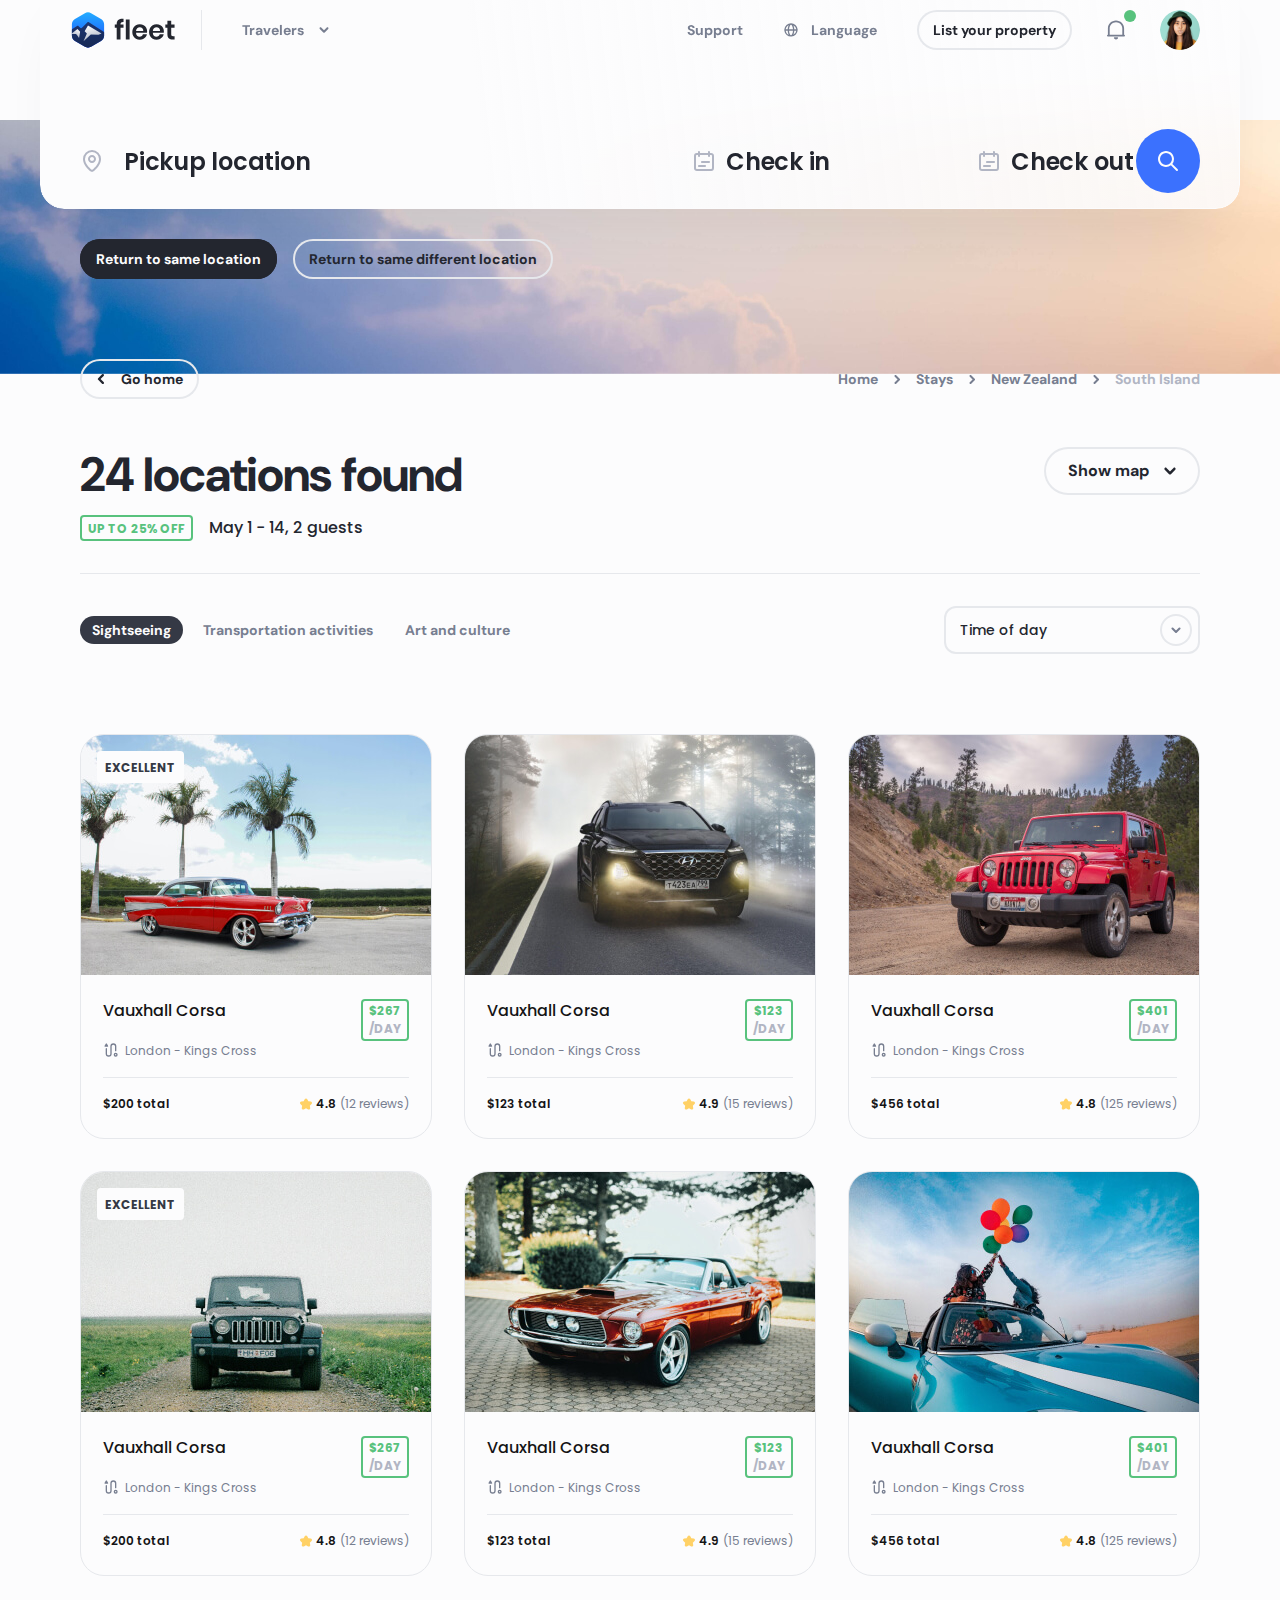
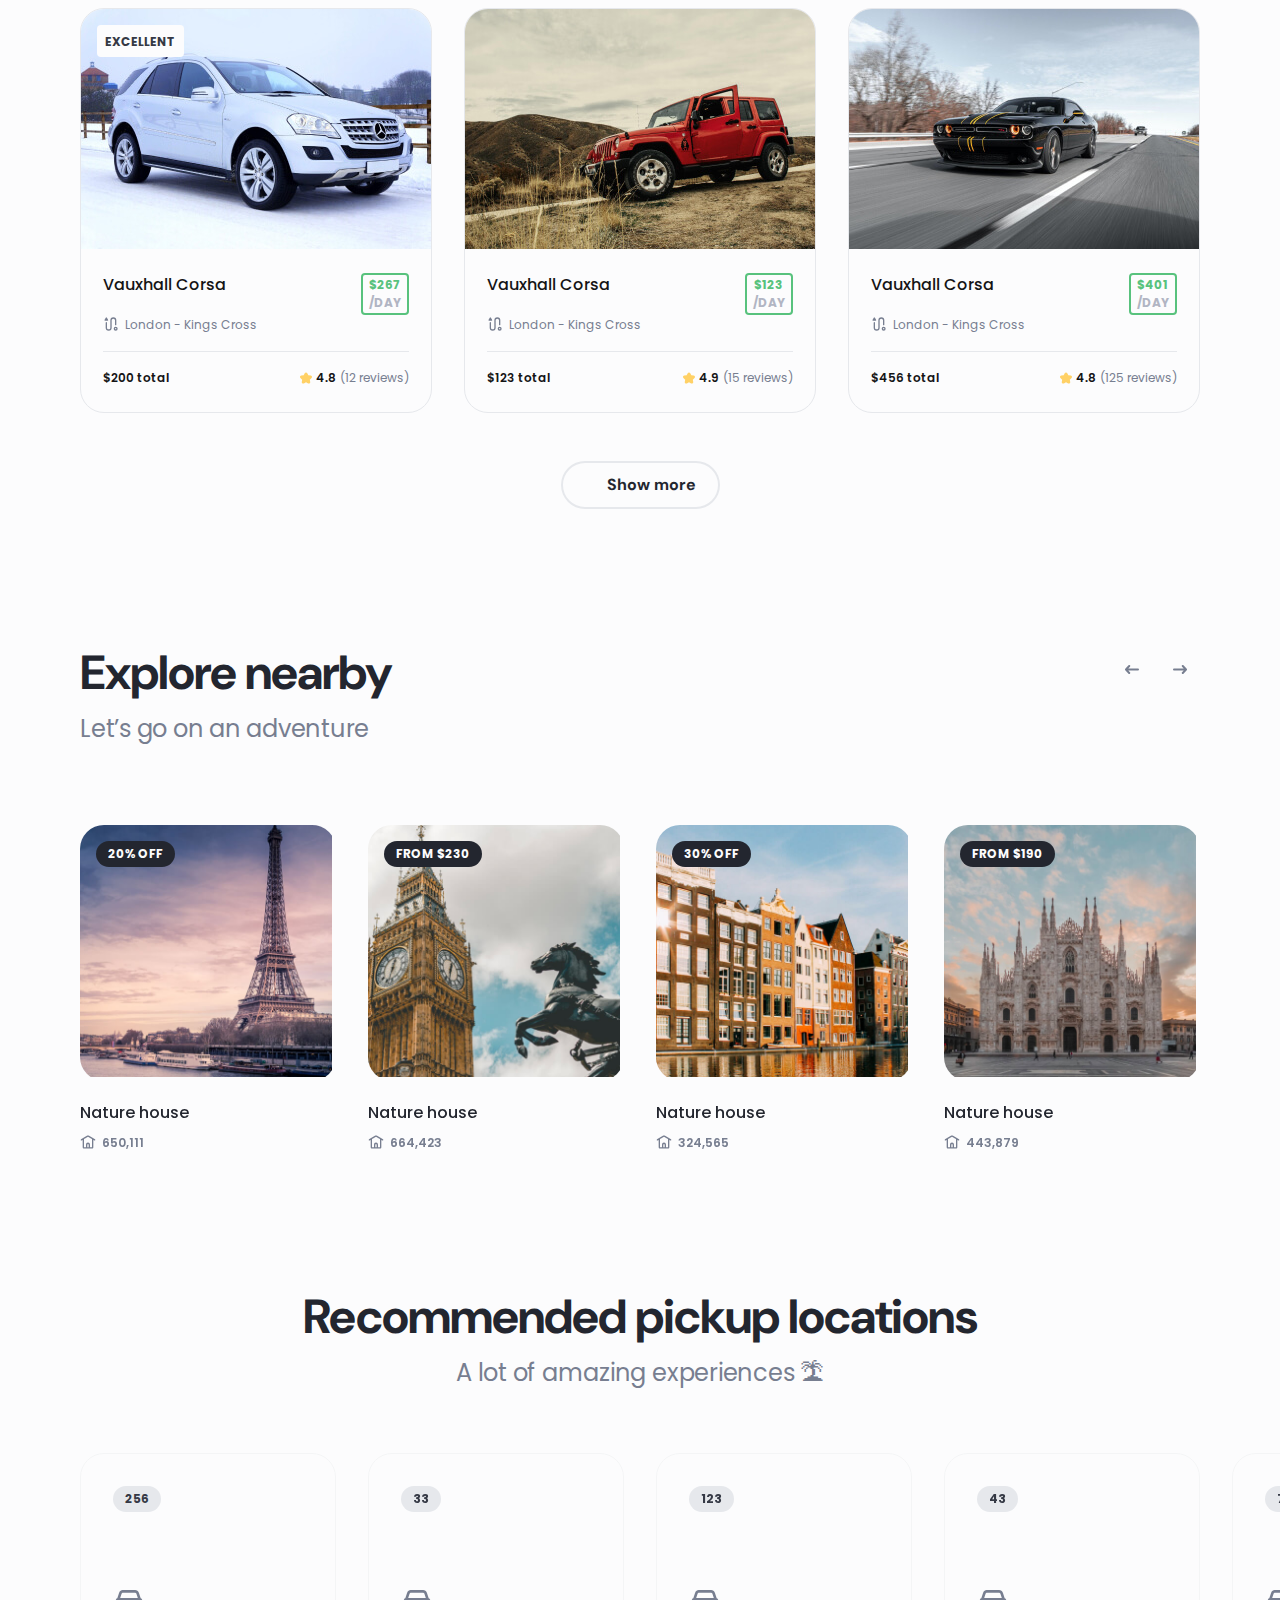
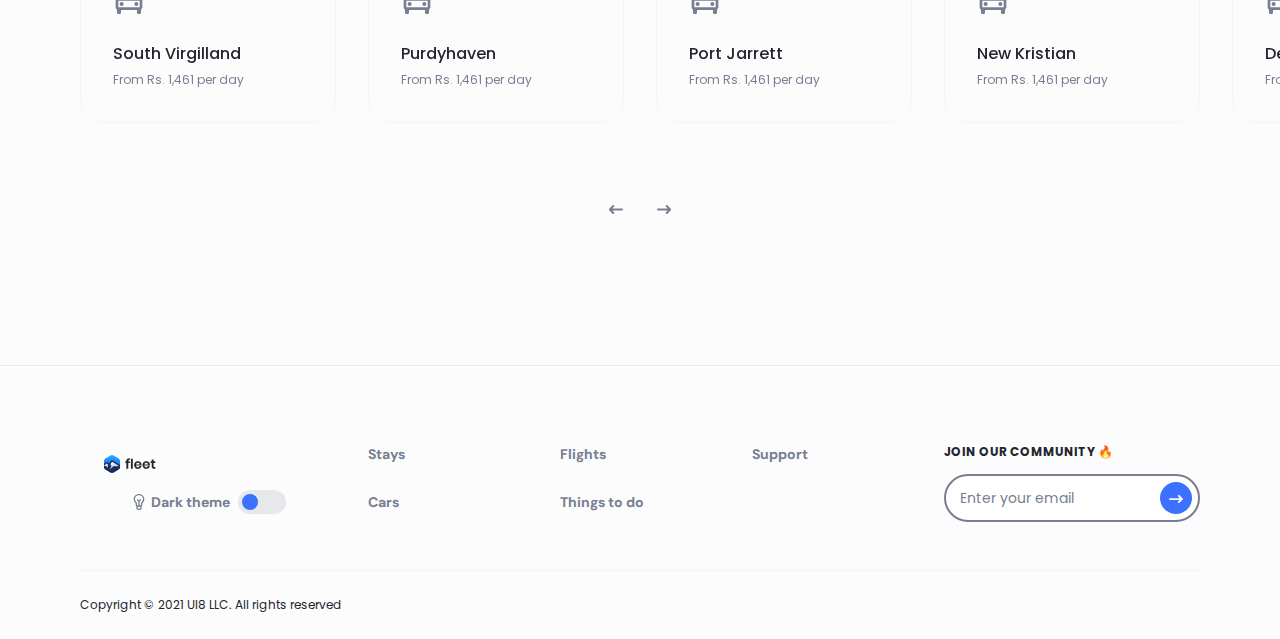
<file: cars-category-2.html>
<!DOCTYPE html>
<html lang="en">
  <head>
    <meta charset="utf-8">
    <title>Fleet</title>
    <meta http-equiv="X-UA-Compatible" content="IE=Edge">
    <meta name="viewport" content="width=device-width, initial-scale=1, maximum-scale=1.0, user-scalable=no">
    <meta name="format-detection" content="telephone=no">
    <link rel="apple-touch-icon" sizes="180x180" href="img/apple-touch-icon.png">
    <link rel="icon" type="image/png" sizes="32x32" href="img/favicon-32x32.png">
    <link rel="icon" type="image/png" sizes="16x16" href="img/favicon-16x16.png">
    <link rel="manifest" href="img/site.webmanifest">
    <link rel="mask-icon" href="img/safari-pinned-tab.svg" color="#5bbad5">
    <meta name="msapplication-TileColor" content="#da532c">
    <meta name="theme-color" content="#ffffff">
    <meta name="description" content="Epic Travel Shopping Design Kit">
    <meta name="twitter:card" content="summary">
    <meta name="twitter:site" content="@ui8">
    <meta name="twitter:title" content="Fleet – Travel Shopping UI Kit">
    <meta name="twitter:description" content="Epic Travel Shopping Design Kit">
    <meta name="twitter:creator" content="@ui8">
    <meta name="twitter:image" content="https://ui8-fleet-html.herokuapp.com/img/twitter-card.jpg">
    <meta property="og:title" content="Fleet – Travel Shopping UI Kit">
    <meta property="og:type" content="Article">
    <meta property="og:url" content="https://ui8.net/ui8/products/fleet--travel-shopping-ui-design-kit">
    <meta property="og:image" content="https://ui8-fleet-html.herokuapp.com/img/fb-og-image.jpg">
    <meta property="og:description" content="Epic Travel Shopping Design Kit">
    <meta property="og:site_name" content="Fleet – Travel Shopping UI Kit">
    <meta property="fb:admins" content="132951670226590">
    <link rel="preconnect" href="https://fonts.gstatic.com">
    <link href="https://fonts.googleapis.com/css2?family=DM+Sans:wght@700&amp;family=Poppins:wght@400;500;600;700&amp;display=swap" rel="stylesheet">
    <link rel="stylesheet" media="all" href="css/app.min.css">
    <script>
      var viewportmeta = document.querySelector('meta[name="viewport"]');
      if (viewportmeta) {
        if (screen.width < 375) {
          var newScale = screen.width / 375;
          viewportmeta.content = 'width=375, minimum-scale=' + newScale + ', maximum-scale=1.0, user-scalable=no, initial-scale=' + newScale + '';
        } else {
          viewportmeta.content = 'width=device-width, maximum-scale=1.0, initial-scale=1.0';
        }
      }
    </script>
  </head>
  <body>
    <script>
      console.log(localStorage.getItem('darkMode'));
      if (localStorage.getItem('darkMode') === "on") {
        document.body.classList.add("dark");
        document.addEventListener("DOMContentLoaded", function() {
          document.querySelector('.js-theme input').checked = true;
        });
      }
    </script>
    <!-- outer-->
    <div class="outer">
      <!-- header-->
      <header class="header js-header">
        <div class="header__center center"><a class="header__logo" href="index.html"><img class="some-icon" src="img/logo-dark.svg" alt="Fleet"><img class="some-icon-dark" src="img/logo-light.svg" alt="Fleet"></a>
          <div class="header__wrapper js-header-wrapper">
            <div class="header__item header__item_dropdown js-header-item">
              <button class="header__head js-header-head">Travelers
                <svg class="icon icon-arrow-down">
                  <use xlink:href="#icon-arrow-down"></use>
                </svg>
              </button>
              <div class="header__body js-header-body">
                <div class="header__menu"><a class="header__link" href="index.html">
                    <svg class="icon icon-comment">
                      <use xlink:href="#icon-comment"></use>
                    </svg>Stays</a><a class="header__link" href="flights.html">
                    <svg class="icon icon-email">
                      <use xlink:href="#icon-email"></use>
                    </svg>Flights</a><a class="header__link" href="things-to-do.html">
                    <svg class="icon icon-home">
                      <use xlink:href="#icon-home"></use>
                    </svg>Things to do</a><a class="header__link active" href="cars.html">
                    <svg class="icon icon-email">
                      <use xlink:href="#icon-email"></use>
                    </svg>Cars</a></div>
              </div>
            </div><a class="header__item" href="support.html">Support</a>
            <div class="header__item header__item_language js-header-item">
              <button class="header__head js-header-head">
                <svg class="icon icon-globe">
                  <use xlink:href="#icon-globe"></use>
                </svg>Language
              </button>
              <div class="header__body js-header-body">
                <div class="header__list"><a class="header__box active" href="#">
                    <div class="header__category">English</div>
                    <div class="header__country">United States</div></a><a class="header__box" href="#">
                    <div class="header__category">Vietnamese</div>
                    <div class="header__country">Vietnamese</div></a><a class="header__box" href="#">
                    <div class="header__category">Français</div>
                    <div class="header__country">Belgique</div></a><a class="header__box" href="#">
                    <div class="header__category">Français</div>
                    <div class="header__country">Canada</div></a></div>
              </div>
            </div><a class="button button-stroke button-small header__button" href="list-your-property.html">List your property</a>
          </div>
          <div class="header__item header__item_notification js-header-item">
            <button class="header__head js-header-head active">
              <svg class="icon icon-notification">
                <use xlink:href="#icon-notification"></use>
              </svg>
            </button>
            <div class="header__body js-header-body">
              <div class="header__title">Notification</div>
              <div class="header__notifications"><a class="header__notification" href="message-center.html">
                  <div class="header__avatar"><img src="img/content/avatar-1.jpg" alt="Avatar"></div>
                  <div class="header__details">
                    <div class="header__subtitle">Kohaku Tora</div>
                    <div class="header__content">just sent you a message</div>
                    <div class="header__date">1 minute ago</div>
                    <div class="header__status" style="background-color: #3B71FE;"></div>
                  </div></a><a class="header__notification" href="message-center.html">
                  <div class="header__avatar"><img src="img/content/avatar-1.jpg" alt="Avatar"></div>
                  <div class="header__details">
                    <div class="header__subtitle">Kohaku Tora</div>
                    <div class="header__content">just sent you a message</div>
                    <div class="header__date">3 hours ago</div>
                    <div class="header__status" style="background-color: #3B71FE;"></div>
                  </div></a></div>
            </div>
          </div><a class="header__login js-popup-open" href="#popup-login" data-effect="mfp-zoom-in">
            <svg class="icon icon-user">
              <use xlink:href="#icon-user"></use>
            </svg></a>
          <div class="header__item header__item_user js-header-item">
            <button class="header__head js-header-head"><img src="img/content/avatar-2.jpg" alt="Avatar"></button>
            <div class="header__body js-header-body">
              <div class="header__group">
                <div class="header__menu"><a class="header__link" href="message-center.html">
                    <svg class="icon icon-comment">
                      <use xlink:href="#icon-comment"></use>
                    </svg>Messages</a><a class="header__link" href="bookings-list.html">
                    <svg class="icon icon-home">
                      <use xlink:href="#icon-home"></use>
                    </svg>Bookings</a><a class="header__link" href="wishlists.html">
                    <svg class="icon icon-email">
                      <use xlink:href="#icon-email"></use>
                    </svg>Wishlists</a></div>
                <div class="header__menu"><a class="header__link" href="list-your-property.html">
                    <svg class="icon icon-building">
                      <use xlink:href="#icon-building"></use>
                    </svg>List your property</a><a class="header__link" href="host-an-experience.html">
                    <svg class="icon icon-flag">
                      <use xlink:href="#icon-flag"></use>
                    </svg>Host an experience</a></div>
              </div>
              <div class="header__btns"><a class="button button-small header__button" href="account-setting.html">Account</a>
                <button class="button-stroke button-small header__button">Log out</button>
              </div>
            </div>
          </div>
          <button class="header__burger js-header-burger"></button>
        </div>
      </header>
      <!-- outer content-->
      <div class="outer__inner">
        <div class="section-mb80 main main_cars-category">
          <div class="main__bg"><img src="img/content/bg-flight-1.jpg" alt="Main"></div>
          <div class="main__center center">
            <div class="panel panel_cars-category">
              <div class="panel__background"></div>
              <div class="panel__controls">
                <button class="button-stroke button-small panel__button active">Return to same location</button>
                <button class="button-stroke button-small panel__button">Return to same different location</button>
              </div>
              <div class="panel__body">
                <div class="panel__row">
                  <div class="location js-location location_small location_down">
                    <div class="location__head js-location-head">
                      <div class="location__icon">
                        <svg class="icon icon-marker">
                          <use xlink:href="#icon-marker"></use>
                        </svg>
                      </div>
                      <input class="location__input js-location-input" type="text" name="location" autocomplete="off" placeholder="Pickup location"/>
                      <button class="location__clear js-location-clear">
                        <svg class="icon icon-close-circle">
                          <use xlink:href="#icon-close-circle"></use>
                        </svg>
                      </button>
                    </div>
                    <div class="location__body js-location-body">
                      <div class="location__list"><a class="location__item js-location-item" href="#">New York, NY</a><a class="location__item js-location-item" href="#">New York, Manhattan</a><a class="location__item js-location-item" href="#">New Zealand</a><a class="location__item js-location-item" href="#">New Smyrna Beach, FL</a><a class="location__item js-location-item" href="#">Newark, NJ</a></div>
                    </div>
                  </div>
                  <div class="datepicker js-date-range datepicker_small datepicker_down" data-format="ddd, MMM DD" data-container=".datepicker">
                    <div class="datepicker__list">
                      <div class="datepicker__item">
                        <input class="datepicker__input js-date-from" type="text" placeholder="Check in" readonly="readonly"/>
                        <div class="datepicker__icon">
                          <svg class="icon icon-calendar">
                            <use xlink:href="#icon-calendar"></use>
                          </svg>
                        </div>
                      </div>
                      <div class="datepicker__item">
                        <input class="datepicker__input js-date-to" type="text" placeholder="Check out" readonly="readonly"/>
                        <div class="datepicker__icon">
                          <svg class="icon icon-calendar">
                            <use xlink:href="#icon-calendar"></use>
                          </svg>
                        </div>
                      </div>
                    </div>
                  </div>
                  <button class="panel__search">
                    <svg class="icon icon-search">
                      <use xlink:href="#icon-search"></use>
                    </svg><span>Search</span>
                  </button>
                </div>
              </div>
            </div>
          </div>
        </div>
        <div class="section catalog">
          <div class="sorting">
            <div class="sorting__center center">
              <div class="control"><a class="button-stroke button-small control__button" href="cars.html">
                  <svg class="icon icon-arrow-left">
                    <use xlink:href="#icon-arrow-left"></use>
                  </svg><span>Go home</span></a>
                <ul class="breadcrumbs">
                  <li class="breadcrumbs__item"><a class="breadcrumbs__link" href="index.html">Home</a></li>
                  <li class="breadcrumbs__item"><a class="breadcrumbs__link" href="index.html">Stays</a></li>
                  <li class="breadcrumbs__item"><a class="breadcrumbs__link" href="stays-category.html">New Zealand</a></li>
                  <li class="breadcrumbs__item">South Island</li>
                </ul>
              </div>
              <div class="sorting__body">
                <div class="sorting__box">
                  <h2 class="sorting__title h2">24 locations found</h2>
                  <div class="sorting__line">
                    <div class="sorting__sale">up to 25% off</div>
                    <div class="sorting__details">May 1 - 14, 2 guests</div>
                  </div>
                </div>
                <div class="sorting__location">
                  <button class="button-stroke sorting__button js-sorting-button"><span>Show map</span>
                    <svg class="icon icon-arrow-bottom">
                      <use xlink:href="#icon-arrow-bottom"></use>
                    </svg>
                  </button>
                  <div class="sorting__map js-sorting-map">
                    <iframe src="https://www.google.com/maps/embed?pb=!1m18!1m12!1m3!1d63817.0803287881!2d168.63234961382247!3d-45.04173987887954!2m3!1f0!2f0!3f0!3m2!1i1024!2i768!4f13.1!3m3!1m2!1s0xa9d51df1d7a8de5f%3A0x500ef868479a600!2z0JrRg9C40L3RgdGC0LDRg9C9LCDQndC-0LLQsNGPINCX0LXQu9Cw0L3QtNC40Y8!5e0!3m2!1sru!2sua!4v1624887132616!5m2!1sru!2sua" width="600" height="450" loading="lazy"></iframe>
                  </div>
                </div>
              </div>
              <div class="sorting__foot">
                <div class="nav"><a class="nav__link active" href="#">Sightseeing</a><a class="nav__link" href="#">Transportation activities</a><a class="nav__link" href="#">Art and culture</a></div>
                <div class="sorting__select tablet-show">
                  <select class="select">
                    <option>Sightseeing</option>
                    <option>Transportation activities</option>
                    <option>Art and culture</option>
                  </select>
                </div>
                <div class="sorting__select">
                  <select class="select">
                    <option>Time of day</option>
                    <option>Time of week</option>
                  </select>
                </div>
              </div>
            </div>
          </div>
          <div class="catalog__body">
            <div class="catalog__center center">
              <div class="catalog__list"><a class="card card_car" href="cars-product.html">
                  <div class="card__preview"><img srcSet="img/content/cars-photo-1@2x.jpg 2x" src="img/content/cars-photo-1.jpg" alt="Vauxhall Corsa"/>
                    <div class="category card__category">excellent</div>
                  </div>
                  <div class="card__body">
                    <div class="card__line">
                      <div class="card__title">Vauxhall Corsa</div>
                      <div class="card__price">
                        <div class="card__old">/DAY</div>
                        <div class="card__actual">$267</div>
                      </div>
                    </div>
                    <div class="card__options">
                      <div class="card__option">
                        <svg class="icon icon-route">
                          <use xlink:href="#icon-route"></use>
                        </svg>London - Kings Cross
                      </div>
                    </div>
                    <div class="card__foot">
                      <div class="card__flex">
                        <div class="card__cost">$200 total</div>
                        <div class="card__rating">
                          <svg class="icon icon-star">
                            <use xlink:href="#icon-star"></use>
                          </svg>
                          <div class="card__number">4.8</div>
                          <div class="card__reviews">(12 reviews)
                          </div>
                        </div>
                      </div>
                    </div>
                  </div></a><a class="card card_car" href="cars-product.html">
                  <div class="card__preview"><img srcSet="img/content/cars-photo-2@2x.jpg 2x" src="img/content/cars-photo-2.jpg" alt="Vauxhall Corsa"/>
                  </div>
                  <div class="card__body">
                    <div class="card__line">
                      <div class="card__title">Vauxhall Corsa</div>
                      <div class="card__price">
                        <div class="card__old">/DAY</div>
                        <div class="card__actual">$123</div>
                      </div>
                    </div>
                    <div class="card__options">
                      <div class="card__option">
                        <svg class="icon icon-route">
                          <use xlink:href="#icon-route"></use>
                        </svg>London - Kings Cross
                      </div>
                    </div>
                    <div class="card__foot">
                      <div class="card__flex">
                        <div class="card__cost">$123 total</div>
                        <div class="card__rating">
                          <svg class="icon icon-star">
                            <use xlink:href="#icon-star"></use>
                          </svg>
                          <div class="card__number">4.9</div>
                          <div class="card__reviews">(15 reviews)
                          </div>
                        </div>
                      </div>
                    </div>
                  </div></a><a class="card card_car" href="cars-product.html">
                  <div class="card__preview"><img srcSet="img/content/cars-photo-3@2x.jpg 2x" src="img/content/cars-photo-3.jpg" alt="Vauxhall Corsa"/>
                  </div>
                  <div class="card__body">
                    <div class="card__line">
                      <div class="card__title">Vauxhall Corsa</div>
                      <div class="card__price">
                        <div class="card__old">/DAY</div>
                        <div class="card__actual">$401</div>
                      </div>
                    </div>
                    <div class="card__options">
                      <div class="card__option">
                        <svg class="icon icon-route">
                          <use xlink:href="#icon-route"></use>
                        </svg>London - Kings Cross
                      </div>
                    </div>
                    <div class="card__foot">
                      <div class="card__flex">
                        <div class="card__cost">$456 total</div>
                        <div class="card__rating">
                          <svg class="icon icon-star">
                            <use xlink:href="#icon-star"></use>
                          </svg>
                          <div class="card__number">4.8</div>
                          <div class="card__reviews">(125 reviews)
                          </div>
                        </div>
                      </div>
                    </div>
                  </div></a><a class="card card_car" href="cars-product.html">
                  <div class="card__preview"><img srcSet="img/content/cars-photo-4@2x.jpg 2x" src="img/content/cars-photo-4.jpg" alt="Vauxhall Corsa"/>
                    <div class="category card__category">excellent</div>
                  </div>
                  <div class="card__body">
                    <div class="card__line">
                      <div class="card__title">Vauxhall Corsa</div>
                      <div class="card__price">
                        <div class="card__old">/DAY</div>
                        <div class="card__actual">$267</div>
                      </div>
                    </div>
                    <div class="card__options">
                      <div class="card__option">
                        <svg class="icon icon-route">
                          <use xlink:href="#icon-route"></use>
                        </svg>London - Kings Cross
                      </div>
                    </div>
                    <div class="card__foot">
                      <div class="card__flex">
                        <div class="card__cost">$200 total</div>
                        <div class="card__rating">
                          <svg class="icon icon-star">
                            <use xlink:href="#icon-star"></use>
                          </svg>
                          <div class="card__number">4.8</div>
                          <div class="card__reviews">(12 reviews)
                          </div>
                        </div>
                      </div>
                    </div>
                  </div></a><a class="card card_car" href="cars-product.html">
                  <div class="card__preview"><img srcSet="img/content/cars-photo-5@2x.jpg 2x" src="img/content/cars-photo-5.jpg" alt="Vauxhall Corsa"/>
                  </div>
                  <div class="card__body">
                    <div class="card__line">
                      <div class="card__title">Vauxhall Corsa</div>
                      <div class="card__price">
                        <div class="card__old">/DAY</div>
                        <div class="card__actual">$123</div>
                      </div>
                    </div>
                    <div class="card__options">
                      <div class="card__option">
                        <svg class="icon icon-route">
                          <use xlink:href="#icon-route"></use>
                        </svg>London - Kings Cross
                      </div>
                    </div>
                    <div class="card__foot">
                      <div class="card__flex">
                        <div class="card__cost">$123 total</div>
                        <div class="card__rating">
                          <svg class="icon icon-star">
                            <use xlink:href="#icon-star"></use>
                          </svg>
                          <div class="card__number">4.9</div>
                          <div class="card__reviews">(15 reviews)
                          </div>
                        </div>
                      </div>
                    </div>
                  </div></a><a class="card card_car" href="cars-product.html">
                  <div class="card__preview"><img srcSet="img/content/cars-photo-6@2x.jpg 2x" src="img/content/cars-photo-6.jpg" alt="Vauxhall Corsa"/>
                  </div>
                  <div class="card__body">
                    <div class="card__line">
                      <div class="card__title">Vauxhall Corsa</div>
                      <div class="card__price">
                        <div class="card__old">/DAY</div>
                        <div class="card__actual">$401</div>
                      </div>
                    </div>
                    <div class="card__options">
                      <div class="card__option">
                        <svg class="icon icon-route">
                          <use xlink:href="#icon-route"></use>
                        </svg>London - Kings Cross
                      </div>
                    </div>
                    <div class="card__foot">
                      <div class="card__flex">
                        <div class="card__cost">$456 total</div>
                        <div class="card__rating">
                          <svg class="icon icon-star">
                            <use xlink:href="#icon-star"></use>
                          </svg>
                          <div class="card__number">4.8</div>
                          <div class="card__reviews">(125 reviews)
                          </div>
                        </div>
                      </div>
                    </div>
                  </div></a><a class="card card_car" href="cars-product.html">
                  <div class="card__preview"><img srcSet="img/content/cars-photo-7@2x.jpg 2x" src="img/content/cars-photo-7.jpg" alt="Vauxhall Corsa"/>
                    <div class="category card__category">excellent</div>
                  </div>
                  <div class="card__body">
                    <div class="card__line">
                      <div class="card__title">Vauxhall Corsa</div>
                      <div class="card__price">
                        <div class="card__old">/DAY</div>
                        <div class="card__actual">$267</div>
                      </div>
                    </div>
                    <div class="card__options">
                      <div class="card__option">
                        <svg class="icon icon-route">
                          <use xlink:href="#icon-route"></use>
                        </svg>London - Kings Cross
                      </div>
                    </div>
                    <div class="card__foot">
                      <div class="card__flex">
                        <div class="card__cost">$200 total</div>
                        <div class="card__rating">
                          <svg class="icon icon-star">
                            <use xlink:href="#icon-star"></use>
                          </svg>
                          <div class="card__number">4.8</div>
                          <div class="card__reviews">(12 reviews)
                          </div>
                        </div>
                      </div>
                    </div>
                  </div></a><a class="card card_car" href="cars-product.html">
                  <div class="card__preview"><img srcSet="img/content/cars-photo-8@2x.jpg 2x" src="img/content/cars-photo-8.jpg" alt="Vauxhall Corsa"/>
                  </div>
                  <div class="card__body">
                    <div class="card__line">
                      <div class="card__title">Vauxhall Corsa</div>
                      <div class="card__price">
                        <div class="card__old">/DAY</div>
                        <div class="card__actual">$123</div>
                      </div>
                    </div>
                    <div class="card__options">
                      <div class="card__option">
                        <svg class="icon icon-route">
                          <use xlink:href="#icon-route"></use>
                        </svg>London - Kings Cross
                      </div>
                    </div>
                    <div class="card__foot">
                      <div class="card__flex">
                        <div class="card__cost">$123 total</div>
                        <div class="card__rating">
                          <svg class="icon icon-star">
                            <use xlink:href="#icon-star"></use>
                          </svg>
                          <div class="card__number">4.9</div>
                          <div class="card__reviews">(15 reviews)
                          </div>
                        </div>
                      </div>
                    </div>
                  </div></a><a class="card card_car" href="cars-product.html">
                  <div class="card__preview"><img srcSet="img/content/cars-photo-9@2x.jpg 2x" src="img/content/cars-photo-9.jpg" alt="Vauxhall Corsa"/>
                  </div>
                  <div class="card__body">
                    <div class="card__line">
                      <div class="card__title">Vauxhall Corsa</div>
                      <div class="card__price">
                        <div class="card__old">/DAY</div>
                        <div class="card__actual">$401</div>
                      </div>
                    </div>
                    <div class="card__options">
                      <div class="card__option">
                        <svg class="icon icon-route">
                          <use xlink:href="#icon-route"></use>
                        </svg>London - Kings Cross
                      </div>
                    </div>
                    <div class="card__foot">
                      <div class="card__flex">
                        <div class="card__cost">$456 total</div>
                        <div class="card__rating">
                          <svg class="icon icon-star">
                            <use xlink:href="#icon-star"></use>
                          </svg>
                          <div class="card__number">4.8</div>
                          <div class="card__reviews">(125 reviews)
                          </div>
                        </div>
                      </div>
                    </div>
                  </div></a>
              </div>
              <div class="catalog__btns">
                <button class="button-stroke catalog__button">
                  <div class="loader"></div><span>Show more</span>
                </button>
              </div>
            </div>
          </div>
        </div>
        <div class="section browse">
          <div class="browse__center center">
            <div class="browse__inner">
              <div class="browse__head">
                <h2 class="browse__title h2">Explore nearby</h2>
                <div class="browse__info info">Let’s go on an adventure</div>
              </div>
              <div class="browse__wrapper">
                <div class="browse__slider js-slider-browse"><a class="browse__card" href="stays-category.html">
                                      <div class="browse__preview"><img srcSet="img/content/browse-pic-6.jpg 2x" src="img/content/browse-pic-6@2x.jpg" alt="Card">
                                        <div class="status-black browse__category">20% off</div>
                                      </div>
                                      <div class="browse__subtitle">Nature house</div>
                                      <div class="browse__content">
                                        <svg class="icon icon-home">
                                          <use xlink:href="#icon-home"></use>
                                        </svg>650,111
                                      </div></a><a class="browse__card" href="stays-category.html">
                                      <div class="browse__preview"><img srcSet="img/content/browse-pic-7.jpg 2x" src="img/content/browse-pic-7@2x.jpg" alt="Card">
                                        <div class="status-black browse__category">from $230</div>
                                      </div>
                                      <div class="browse__subtitle">Nature house</div>
                                      <div class="browse__content">
                                        <svg class="icon icon-home">
                                          <use xlink:href="#icon-home"></use>
                                        </svg>664,423
                                      </div></a><a class="browse__card" href="stays-category.html">
                                      <div class="browse__preview"><img srcSet="img/content/browse-pic-8.jpg 2x" src="img/content/browse-pic-8@2x.jpg" alt="Card">
                                        <div class="status-black browse__category">30% off</div>
                                      </div>
                                      <div class="browse__subtitle">Nature house</div>
                                      <div class="browse__content">
                                        <svg class="icon icon-home">
                                          <use xlink:href="#icon-home"></use>
                                        </svg>324,565
                                      </div></a><a class="browse__card" href="stays-category.html">
                                      <div class="browse__preview"><img srcSet="img/content/browse-pic-9.jpg 2x" src="img/content/browse-pic-9@2x.jpg" alt="Card">
                                        <div class="status-black browse__category">from $190</div>
                                      </div>
                                      <div class="browse__subtitle">Nature house</div>
                                      <div class="browse__content">
                                        <svg class="icon icon-home">
                                          <use xlink:href="#icon-home"></use>
                                        </svg>443,879
                                      </div></a><a class="browse__card" href="stays-category.html">
                                      <div class="browse__preview"><img srcSet="img/content/browse-pic-1.jpg 2x" src="img/content/browse-pic-1@2x.jpg" alt="Card">
                                        <div class="status-black browse__category">20% off</div>
                                      </div>
                                      <div class="browse__subtitle">Nature house</div>
                                      <div class="browse__content">
                                        <svg class="icon icon-home">
                                          <use xlink:href="#icon-home"></use>
                                        </svg>650,111
                                      </div></a><a class="browse__card" href="stays-category.html">
                                      <div class="browse__preview"><img srcSet="img/content/browse-pic-2.jpg 2x" src="img/content/browse-pic-2@2x.jpg" alt="Card">
                                        <div class="status-black browse__category">from $230</div>
                                      </div>
                                      <div class="browse__subtitle">Nature house</div>
                                      <div class="browse__content">
                                        <svg class="icon icon-home">
                                          <use xlink:href="#icon-home"></use>
                                        </svg>664,423
                                      </div></a><a class="browse__card" href="stays-category.html">
                                      <div class="browse__preview"><img srcSet="img/content/browse-pic-3.jpg 2x" src="img/content/browse-pic-3@2x.jpg" alt="Card">
                                        <div class="status-black browse__category">20% off</div>
                                      </div>
                                      <div class="browse__subtitle">Nature house</div>
                                      <div class="browse__content">
                                        <svg class="icon icon-home">
                                          <use xlink:href="#icon-home"></use>
                                        </svg>324,565
                                      </div></a>
                </div>
              </div>
            </div>
          </div>
        </div>
        <div class="section categories">
          <div class="categories__center center">
            <div class="categories__inner">
              <div class="categories__head">
                <h2 class="categories__title h2">Recommended pickup locations</h2>
                <div class="categories__info info">A lot of amazing experiences 🏝</div>
              </div>
              <div class="categories__wrapper">
                <div class="categories__slider js-slider-categories"><a class="categories__item" href="cars-category-2.html">
                                      <div class="status categories__counter">256</div>
                                      <div class="categories__icon">
                                        <svg class="icon icon-car">
                                          <use xlink:href="#icon-car"></use>
                                        </svg>
                                      </div>
                                      <div class="categories__subtitle">South Virgilland</div>
                                      <div class="categories__content">From Rs. 1,461 per day</div></a><a class="categories__item" href="cars-category-2.html">
                                      <div class="status categories__counter">33</div>
                                      <div class="categories__icon">
                                        <svg class="icon icon-car">
                                          <use xlink:href="#icon-car"></use>
                                        </svg>
                                      </div>
                                      <div class="categories__subtitle">Purdyhaven</div>
                                      <div class="categories__content">From Rs. 1,461 per day</div></a><a class="categories__item" href="cars-category-2.html">
                                      <div class="status categories__counter">123</div>
                                      <div class="categories__icon">
                                        <svg class="icon icon-car">
                                          <use xlink:href="#icon-car"></use>
                                        </svg>
                                      </div>
                                      <div class="categories__subtitle">Port Jarrett</div>
                                      <div class="categories__content">From Rs. 1,461 per day</div></a><a class="categories__item" href="cars-category-2.html">
                                      <div class="status categories__counter">43</div>
                                      <div class="categories__icon">
                                        <svg class="icon icon-car">
                                          <use xlink:href="#icon-car"></use>
                                        </svg>
                                      </div>
                                      <div class="categories__subtitle">New Kristian</div>
                                      <div class="categories__content">From Rs. 1,461 per day</div></a><a class="categories__item" href="cars-category-2.html">
                                      <div class="status categories__counter">73</div>
                                      <div class="categories__icon">
                                        <svg class="icon icon-car">
                                          <use xlink:href="#icon-car"></use>
                                        </svg>
                                      </div>
                                      <div class="categories__subtitle">Demetrisfort</div>
                                      <div class="categories__content">From Rs. 1,461 per day</div></a><a class="categories__item" href="cars-category-2.html">
                                      <div class="status categories__counter">11</div>
                                      <div class="categories__icon">
                                        <svg class="icon icon-car">
                                          <use xlink:href="#icon-car"></use>
                                        </svg>
                                      </div>
                                      <div class="categories__subtitle">South Virgilland</div>
                                      <div class="categories__content">From Rs. 1,461 per day</div></a><a class="categories__item" href="cars-category-2.html">
                                      <div class="status categories__counter">56</div>
                                      <div class="categories__icon">
                                        <svg class="icon icon-car">
                                          <use xlink:href="#icon-car"></use>
                                        </svg>
                                      </div>
                                      <div class="categories__subtitle">Purdyhaven</div>
                                      <div class="categories__content">From Rs. 1,461 per day</div></a><a class="categories__item" href="cars-category-2.html">
                                      <div class="status categories__counter">33</div>
                                      <div class="categories__icon">
                                        <svg class="icon icon-car">
                                          <use xlink:href="#icon-car"></use>
                                        </svg>
                                      </div>
                                      <div class="categories__subtitle">Port Jarrett</div>
                                      <div class="categories__content">From Rs. 1,461 per day</div></a><a class="categories__item" href="cars-category-2.html">
                                      <div class="status categories__counter">123</div>
                                      <div class="categories__icon">
                                        <svg class="icon icon-car">
                                          <use xlink:href="#icon-car"></use>
                                        </svg>
                                      </div>
                                      <div class="categories__subtitle">New Kristian</div>
                                      <div class="categories__content">From Rs. 1,461 per day</div></a><a class="categories__item" href="cars-category-2.html">
                                      <div class="status categories__counter">43</div>
                                      <div class="categories__icon">
                                        <svg class="icon icon-car">
                                          <use xlink:href="#icon-car"></use>
                                        </svg>
                                      </div>
                                      <div class="categories__subtitle">Demetrisfort</div>
                                      <div class="categories__content">From Rs. 1,461 per day</div></a>
                </div>
              </div>
            </div>
          </div>
        </div>
      </div>
      <!-- footer-->
      <footer class="footer">
        <div class="footer__center center">
          <div class="footer__row">
            <div class="footer__col"><a class="footer__logo" href="index.html"><img class="some-icon" src="img/logo-dark.svg" alt="Fleet"><img class="some-icon-dark" src="img/logo-light.svg" alt="Fleet"></a>
              <div class="footer__theme">
                <svg class="icon icon-bulb">
                  <use xlink:href="#icon-bulb"></use>
                </svg>Dark theme
                <label class="theme js-theme">
                  <input class="theme__input" type="checkbox"/><span class="theme__inner"><span class="theme__box"></span></span>
                </label>
              </div>
            </div>
            <div class="footer__col">
              <div class="footer__menu"><a class="footer__link" href="index.html">Stays</a><a class="footer__link" href="flights.html">Flights</a><a class="footer__link" href="support.html">Support</a><a class="footer__link" href="cars.html">Cars</a><a class="footer__link" href="things-to-do.html">Things to do</a></div>
            </div>
            <div class="footer__col">
              <div class="footer__info">Join our community 🔥</div>
              <form class="subscription">
                <input class="subscription__input" type="email" name="email" placeholder="Enter your email" required="required"/>
                <button class="subscription__btn">
                  <svg class="icon icon-arrow-next">
                    <use xlink:href="#icon-arrow-next"></use>
                  </svg>
                </button>
              </form>
            </div>
          </div>
          <div class="footer__bottom">
            <div class="footer__copyright">Copyright © 2021 UI8 LLC. All rights reserved</div>
          </div>
        </div>
      </footer>
    </div>
    <div class="popup popup_login mfp-hide" id="popup-login">
      <div class="login">
        <div class="login__item">
          <div class="login__title h3">Sign up on Fleet</div>
          <div class="login__info">Use Your OpenID to Sign up</div>
          <div class="login__btns">
            <button class="button login__button">
              <svg class="icon icon-google">
                <use xlink:href="#icon-google"></use>
              </svg><span>Google</span>
            </button>
            <button class="button-black login__button">
              <svg class="icon icon-apple">
                <use xlink:href="#icon-apple"></use>
              </svg><span>Apple</span>
            </button>
          </div>
          <div class="login__note">Or continue with email</div>
          <div class="subscription">
            <input class="subscription__input" type="email" name="email" placeholder="Enter your email" required>
            <button class="subscription__btn">
              <svg class="icon icon-arrow-next">
                <use xlink:href="#icon-arrow-next"></use>
              </svg>
            </button>
          </div>
          <div class="login__foot">Already have an account? <a class="login__link" href="#">Login</a></div>
        </div>
        <div class="login__item">
          <div class="login__title h3">Sign in</div>
          <div class="login__form">
            <div class="field field_view">
              <div class="field__wrap">
                <input class="field__input" type="password" name="password" placeholder="Password" required>
                <button class="field__view">
                  <svg class="icon icon-eye">
                    <use xlink:href="#icon-eye"></use>
                  </svg>
                </button>
              </div>
            </div>
            <button class="button login__button">Login</button>
          </div>
          <div class="login__foot"><a class="login__password" href="#">Forgot password?</a></div>
        </div>
        <div class="login__item">
          <div class="login__title h3">Let’s confirm it’s really you</div>
          <div class="login__info">Help us secure your account. Please complete the verifications below</div>
          <div class="login__form">
            <div class="login__variants">
              <label class="radio">
                <input class="radio__input" type="radio" name="login" checked="checked"/><span class="radio__inner"><span class="radio__tick"></span><span class="radio__text">Get the code by text message (SM) at +1 234 567 890</span></span>
              </label>
              <label class="radio">
                <input class="radio__input" type="radio" name="login"/><span class="radio__inner"><span class="radio__tick"></span><span class="radio__text">Get the code by email at tranm••••••••••••@gm•••.com</span></span>
              </label>
            </div>
            <button class="button login__button">Continue</button>
          </div>
        </div>
        <div class="login__item">
          <div class="login__title h3">Enter your security code</div>
          <div class="login__info">We texted your code to +1 234 567 890</div>
          <div class="login__form">
            <div class="login__code">
              <div class="login__number">
                <input type="tel">
              </div>
              <div class="login__number">
                <input type="tel">
              </div>
              <div class="login__number">
                <input type="tel">
              </div>
              <div class="login__number">
                <input type="tel">
              </div>
            </div>
          </div>
        </div>
      </div>
    </div>
    <!-- scripts-->
    <script src="js/lib/jquery.min.js"></script>
    <script src="js/lib/slick.min.js"></script>
    <script src="js/lib/jquery.nice-select.min.js"></script>
    <script src="js/lib/share-buttons.js"></script>
    <script src="js/lib/jquery.fancybox.min.js"></script>
    <script src="js/lib/jquery.rateyo.min.js"></script>
    <script src="js/lib/nouislider.min.js"></script>
    <script src="js/lib/wNumb.js"></script>
    <script src="js/lib/jquery.magnific-popup.min.js"></script>
    <script src="js/lib/moment.min.js"></script>
    <script src="js/lib/jquery.daterangepicker.min.js"></script>
    <script src="js/lib/simpleParallax.min.js"></script>
    <script src="js/demo.js"></script>
    <script src="js/app.js"></script>
    <!-- svg sprite-->
    <div style="display: none"><svg width="0" height="0">
<symbol xmlns="http://www.w3.org/2000/svg" viewBox="0 0 16 16" id="icon-arrow-down">
<path d="M10.805 6.362c-.26-.26-.682-.26-.943 0L8 8.224 6.138 6.362c-.26-.26-.682-.26-.943 0s-.26.682 0 .943l2.333 2.333c.26.26.682.26.943 0l2.333-2.333c.26-.26.26-.682 0-.943z"></path>
</symbol>
<symbol xmlns="http://www.w3.org/2000/svg" viewBox="0 0 16 16" id="icon-arrow-bottom">
<path d="M15.039 3.961c-.653-.653-1.713-.653-2.366 0L8 8.634 3.327 3.961c-.653-.653-1.713-.653-2.366 0s-.653 1.713 0 2.366l5.856 5.856c.653.653 1.713.653 2.366 0l5.856-5.856c.653-.653.653-1.713 0-2.366z"></path>
</symbol>
<symbol xmlns="http://www.w3.org/2000/svg" viewBox="0 0 16 16" id="icon-arrow-left">
<path d="M12.207.521a1.78 1.78 0 0 1 0 2.514L7.242 8l4.965 4.965a1.78 1.78 0 0 1 0 2.514 1.78 1.78 0 0 1-2.514 0L3.471 9.257a1.78 1.78 0 0 1 0-2.514L9.693.521a1.78 1.78 0 0 1 2.514 0z"></path>
</symbol>
<symbol xmlns="http://www.w3.org/2000/svg" viewBox="0 0 16 16" id="icon-arrow-right">
<path d="M6.528 5.195c-.26.26-.26.682 0 .943L8.39 8 6.528 9.862c-.26.26-.26.682 0 .943s.682.26.943 0l2.333-2.333c.26-.26.26-.682 0-.943L7.471 5.195c-.26-.26-.682-.26-.943 0z"></path>
</symbol>
<symbol xmlns="http://www.w3.org/2000/svg" viewBox="0 0 16 16" id="icon-email">
<path d="M13.334 2a2 2 0 0 1 1.995 1.851l.005.149v8a2 2 0 0 1-1.851 1.995l-.149.005H2.667a2 2 0 0 1-1.995-1.851L.667 12V4a2 2 0 0 1 1.851-1.995L2.667 2h10.667zm0 1.333H2.667C2.299 3.333 2 3.632 2 4v8c0 .368.298.667.667.667h10.667c.368 0 .667-.298.667-.667V4c0-.368-.298-.667-.667-.667zm-.821 1.573c.236.283.198.703-.085.939L9.281 8.468a2 2 0 0 1-2.561 0L3.574 5.845c-.283-.236-.321-.656-.085-.939s.656-.321.939-.085l3.146 2.622c.247.206.606.206.854 0l3.146-2.622c.283-.236.703-.197.939.085z"></path>
</symbol>
<symbol xmlns="http://www.w3.org/2000/svg" viewBox="0 0 16 16" id="icon-comment">
<path d="M8 1.413c1.643 0 3.124.162 4.203.326 1.127.171 2.019.997 2.213 2.12a17.13 17.13 0 0 1 .25 2.887 17.13 17.13 0 0 1-.25 2.887c-.193 1.123-1.086 1.949-2.213 2.12a28.6 28.6 0 0 1-3.787.323l-4.077 2.409a.67.67 0 0 1-1.006-.574v-2.269c-.902-.3-1.584-1.045-1.75-2.009-.135-.783-.25-1.777-.25-2.887s.115-2.104.25-2.887c.193-1.123 1.086-1.949 2.213-2.12 1.08-.164 2.561-.326 4.203-.326zm0 1.333a27.01 27.01 0 0 0-4.003.311c-.596.091-1.01.506-1.099 1.028a15.8 15.8 0 0 0-.231 2.661 15.8 15.8 0 0 0 .231 2.661c.078.453.395.817.856.97l.913.303v2.063l3.375-1.994.353-.006a27.26 27.26 0 0 0 3.609-.308c.596-.091 1.01-.506 1.099-1.028.125-.724.231-1.641.231-2.661s-.106-1.937-.231-2.661c-.09-.522-.504-.938-1.099-1.028A27.01 27.01 0 0 0 8 2.746zm-.667 4.667c.368 0 .667.298.667.667s-.298.667-.667.667h0-2.667C4.298 8.746 4 8.448 4 8.08s.298-.667.667-.667h0zm4-2.667c.368 0 .667.298.667.667s-.298.667-.667.667h0-6.667C4.298 6.08 4 5.781 4 5.413s.298-.667.667-.667h0z"></path>
</symbol>
<symbol xmlns="http://www.w3.org/2000/svg" viewBox="0 0 16 16" id="icon-home">
<path d="M8.287 1.411c.09.02.177.053.278.102l.086.044.318.184.132.079 2.561 1.543 3.348 2.009c.316.189.418.599.229.915-.17.284-.519.396-.817.277l-.097-.048-.99-.594v6.751c-.001.619-.013.951-.145 1.211-.128.251-.332.455-.583.583-.233.119-.526.141-1.033.144H10v.001H6v-.001H4.428c-.508-.004-.8-.026-1.033-.144-.251-.128-.455-.332-.583-.583-.119-.233-.141-.526-.144-1.033l-.001-6.928-.99.594c-.316.189-.725.087-.915-.229-.17-.284-.105-.644.14-.852l.088-.063 3.344-2.006L6.899 1.82l.451-.263.084-.043c.101-.049.189-.082.279-.102.189-.042.385-.042.574 0zM8 2.721l-.006.003-2.973 1.784L4 5.123l.001 7.651.008.399.005.071.002.018.018.002a6.48 6.48 0 0 0 .469.013H6V10.61a2 2 0 0 1 3.995-.149l.005.149v2.666h1.498l.399-.008.071-.005.018-.002.002-.018c.011-.133.013-.311.014-.608V5.123l-1.025-.618-2.969-1.781L8 2.721zm0 7.223c-.368 0-.667.298-.667.667l-.001 2.666h1.333l.001-2.666c0-.368-.298-.667-.667-.667z"></path>
</symbol>
<symbol xmlns="http://www.w3.org/2000/svg" viewBox="0 0 16 16" id="icon-home-fill">
<path d="M13.333 12.534V5.978l.99.594c.316.189.725.087.915-.229s.087-.725-.229-.915L11.661 3.42 9.1 1.877h0l-.45-.263-.086-.044c-.101-.049-.188-.082-.278-.102-.189-.042-.385-.042-.574 0-.09.02-.178.053-.279.102l-.084.043-.451.263h0L4.334 3.422.99 5.429c-.316.189-.418.599-.229.915s.599.418.915.229l.99-.594v6.556c0 .747 0 1.12.145 1.405.128.251.332.455.583.583.285.145.659.145 1.405.145h1.2v-4a2 2 0 0 1 4 0v4h1.2c.747 0 1.12 0 1.405-.145.251-.128.455-.332.583-.583.145-.285.145-.659.145-1.405z"></path>
</symbol>
<symbol xmlns="http://www.w3.org/2000/svg" viewBox="0 0 16 16" id="icon-globe">
<path d="M8 1.334a6.67 6.67 0 0 1 6.631 5.971l.003.029.033.667a6.67 6.67 0 0 1-13.3.667l-.033-.667c0-.225.011-.447.033-.667h0a6.67 6.67 0 0 1 6.634-6zm1.982 7.334H6.018c.077 1.396.391 2.599.817 3.451.532 1.065 1.021 1.216 1.164 1.216s.632-.151 1.164-1.216c.426-.852.74-2.055.817-3.451zm-5.299 0H2.708c.228 1.831 1.385 3.374 2.983 4.142-.556-1.068-.927-2.52-1.008-4.142zm8.609 0h-1.975c-.081 1.622-.452 3.074-1.009 4.142a5.34 5.34 0 0 0 2.984-4.143zm-7.6-5.476l-.143.071c-1.525.79-2.62 2.295-2.841 4.071h1.975c.08-1.623.452-3.074 1.008-4.143zM8 2.667c-.143 0-.632.151-1.164 1.216-.426.852-.74 2.055-.817 3.452h3.964c-.077-1.396-.391-2.6-.817-3.452-.501-1.002-.963-1.195-1.136-1.214L8 2.667h0zm2.308.524l.049.095c.53 1.059.882 2.473.96 4.048h1.975a5.34 5.34 0 0 0-2.984-4.143z"></path>
</symbol>
<symbol xmlns="http://www.w3.org/2000/svg" viewBox="0 0 16 16" id="icon-bell">
<path d="M8.833 12.861c.368 0 .679.313.516.643-.072.146-.169.281-.289.398-.281.276-.663.431-1.061.431s-.779-.155-1.061-.431a1.47 1.47 0 0 1-.289-.398c-.163-.33.148-.643.516-.643h1.667zM8 1.667c2.982 0 5.4 2.382 5.4 5.321v4.106h.011a.59.59 0 0 1 .589.589.59.59 0 0 1-.589.589H2.589A.59.59 0 0 1 2 11.683a.59.59 0 0 1 .589-.589H2.6V6.988c0-2.939 2.418-5.321 5.4-5.321zm0 1.178c-2.32 0-4.2 1.855-4.2 4.142v4.106h8.4V6.988c0-2.288-1.88-4.142-4.2-4.142z"></path>
</symbol>
<symbol xmlns="http://www.w3.org/2000/svg" viewBox="0 0 16 16" id="icon-flag">
<path d="M3.22 0c.368 0 .667.298.667.667v.666h7.768c1.097 0 1.707 1.239 1.089 2.103l-.077.098L10.553 6l2.113 2.466c.714.833.17 2.103-.888 2.196l-.124.005-7.768-.001v4.667c0 .368-.298.667-.667.667s-.667-.298-.667-.667V.667c0-.368.298-.667.667-.667zm8.434 2.667H3.886v6.667h7.768L8.797 6l2.857-3.333z"></path>
</symbol>
<symbol xmlns="http://www.w3.org/2000/svg" viewBox="0 0 16 16" id="icon-building">
<path d="M7.333 1.333a2 2 0 0 1 2 2v3.333h3.333a2 2 0 0 1 1.995 1.851l.005.149v4a2 2 0 0 1-1.851 1.995l-.149.005H3.333a2 2 0 0 1-2-2V3.333a2 2 0 0 1 2-2h4zm0 1.333h-4c-.335 0-.612.247-.659.568l-.007.099v9.333c0 .335.247.612.568.659l.099.007H4v-.667c0-.335.247-.612.568-.659L4.666 12H6c.335 0 .612.247.659.568l.007.099v.667H8v-10c0-.368-.298-.667-.667-.667zM12.666 8H9.333v5.333h3.333c.368 0 .667-.298.667-.667v-4c0-.368-.298-.667-.667-.667zm-1.333 3.333c.368 0 .667.298.667.667s-.298.667-.667.667-.667-.298-.667-.667.298-.667.667-.667zm0-2c.368 0 .667.298.667.667s-.298.667-.667.667-.667-.298-.667-.667.298-.667.667-.667zM6 9.333c.368 0 .667.298.667.667s-.298.667-.667.667h0-1.333C4.298 10.666 4 10.368 4 10s.298-.667.667-.667h0zm0-2.667c.368 0 .667.298.667.667S6.368 8 6 8H4.666C4.298 8 4 7.701 4 7.333s.298-.667.667-.667H6zM6 4c.368 0 .667.298.667.667s-.298.667-.667.667H4.666c-.368 0-.667-.298-.667-.667S4.298 4 4.666 4H6z"></path>
</symbol>
<symbol xmlns="http://www.w3.org/2000/svg" viewBox="0 0 16 16" id="icon-arrow-next">
<path d="M10.39 3.765c.464-.375 1.187-.349 1.615.057l3.692 3.5a.91.91 0 0 1 0 1.357l-3.692 3.5c-.428.406-1.151.431-1.615.057s-.493-1.007-.065-1.413L12.247 9H1.143C.512 9 0 8.552 0 8s.512-1 1.143-1h11.104l-1.922-1.822c-.428-.406-.399-1.038.065-1.413z"></path>
</symbol>
<symbol xmlns="http://www.w3.org/2000/svg" viewBox="0 0 16 16" id="icon-arrow-prev">
<path d="M5.61 12.235c-.464.375-1.187.349-1.615-.057l-3.692-3.5a.91.91 0 0 1 0-1.357l3.692-3.5c.428-.406 1.151-.431 1.615-.057s.493 1.007.065 1.413L3.753 7h11.104C15.488 7 16 7.448 16 8s-.512 1-1.143 1H3.753l1.922 1.822c.428.406.399 1.038-.065 1.413z"></path>
</symbol>
<symbol xmlns="http://www.w3.org/2000/svg" viewBox="0 0 16 16" id="icon-notification">
<path d="M8.833 12.861c.368 0 .679.313.516.643-.072.146-.169.281-.289.398-.281.276-.663.431-1.061.431s-.779-.155-1.061-.431a1.47 1.47 0 0 1-.289-.398c-.163-.33.148-.643.516-.643h1.667zM8 1.667c2.982 0 5.4 2.382 5.4 5.321v4.106h.011a.59.59 0 0 1 .589.589.59.59 0 0 1-.589.589H2.589A.59.59 0 0 1 2 11.683a.59.59 0 0 1 .589-.589H2.6V6.988c0-2.939 2.418-5.321 5.4-5.321zm0 1.178c-2.32 0-4.2 1.855-4.2 4.142v4.106h8.4V6.988c0-2.288-1.88-4.142-4.2-4.142z"></path>
</symbol>
<symbol xmlns="http://www.w3.org/2000/svg" viewBox="0 0 16 16" id="icon-bulb">
<path d="M7.999 0c2.946 0 5.333 2.388 5.333 5.333 0 1.684-.781 3.186-2 4.164v1.17c0 .591-.256 1.122-.663 1.488L10.668 14a2 2 0 0 1-2 2H7.335a2 2 0 0 1-2-2v-1.841c-.41-.366-.668-.899-.668-1.492v-1.17c-1.219-.977-2-2.479-2-4.164C2.666 2.388 5.054 0 7.999 0zm1.335 12.667l-2.667-.001V14c0 .368.298.667.667.667h1.333c.368 0 .667-.298.667-.667v-1.333h0zM7.999 1.333a4 4 0 0 0-4 4A3.99 3.99 0 0 0 5.5 8.457l.499.4v1.81c0 .368.298.667.667.667h.668V7.609L6.196 6.471c-.26-.26-.26-.682 0-.943s.682-.26.943 0h0L8 6.39l.862-.862c.26-.26.682-.26.943 0s.26.682 0 .943h0L8.667 7.609v3.724h.666c.368 0 .667-.298.667-.667v-1.81l.499-.4a3.99 3.99 0 0 0 1.501-3.123 4 4 0 0 0-4-4z"></path>
</symbol>
<symbol xmlns="http://www.w3.org/2000/svg" viewBox="0 0 16 16" id="icon-coin">
<path d="M8 1.334a6.67 6.67 0 0 1 6.667 6.667A6.67 6.67 0 0 1 8 14.667a6.67 6.67 0 0 1-6.667-6.667A6.67 6.67 0 0 1 8 1.334zm0 1.333c-2.946 0-5.333 2.388-5.333 5.333S5.054 13.334 8 13.334s5.333-2.388 5.333-5.333S10.945 2.667 8 2.667zm0 1.333c.368 0 .667.298.667.667a2 2 0 0 1 2 2c0 .368-.298.667-.667.667s-.667-.298-.667-.667-.298-.667-.667-.667H7.162c-.274 0-.496.222-.496.496 0 .213.137.403.339.47l2.411.804a1.83 1.83 0 0 1-.578 3.564h-.171c0 .368-.298.667-.667.667s-.667-.298-.667-.667a2 2 0 0 1-2-2c0-.368.298-.667.667-.667s.667.298.667.667.298.667.667.667h1.504c.274 0 .496-.222.496-.496 0-.213-.136-.403-.339-.47l-2.411-.804a1.83 1.83 0 0 1 .578-3.564h.171c0-.368.298-.667.667-.667z"></path>
</symbol>
<symbol xmlns="http://www.w3.org/2000/svg" viewBox="0 0 16 16" id="icon-star">
<path d="M9.69 1.529l1.442 2.838 3.238.457c1.517.214 2.211 2.086 1.041 3.192l-2.326 2.198.547 3.098c.28 1.587-1.404 2.653-2.73 1.977L8 13.809l-2.903 1.481c-1.328.678-3.011-.391-2.731-1.976l.547-3.098L.588 8.017C-.582 6.91.114 5.038 1.628 4.824l3.239-.457L6.31 1.529c.697-1.371 2.683-1.372 3.38 0z"></path>
</symbol>
<symbol xmlns="http://www.w3.org/2000/svg" viewBox="0 0 16 16" id="icon-play">
<path d="M1.509 2.463c0-1.71 1.876-2.755 3.33-1.855l8.945 5.538c1.378.853 1.378 2.857 0 3.711l-8.945 5.538c-1.454.899-3.33-.147-3.33-1.856V2.463z"></path>
</symbol>
<symbol xmlns="http://www.w3.org/2000/svg" viewBox="0 0 16 16" id="icon-modem">
<path d="M11.333 1.333c.368 0 .667.298.667.667h0v5.333h.667a2 2 0 0 1 1.995 1.851l.005.149V12a2 2 0 0 1-1.851 1.995l-.149.005-.007.099c-.048.321-.325.568-.659.568-.368 0-.667-.298-.667-.667h0-6.667c0 .368-.298.667-.667.667s-.667-.298-.667-.667h0a2 2 0 0 1-1.995-1.851L1.334 12V9.333a2 2 0 0 1 1.851-1.995l.149-.005H4V4.666C4 4.298 4.299 4 4.667 4s.667.298.667.667h0v2.667h5.333V2c0-.368.298-.667.667-.667zm1.334 7.333H3.334c-.368 0-.667.298-.667.667V12c0 .368.298.667.667.667h9.333c.368 0 .667-.298.667-.667V9.333c0-.368-.298-.667-.667-.667zM4.667 10c.368 0 .667.298.667.667s-.298.667-.667.667S4 11.035 4 10.666 4.299 10 4.667 10zm6.667 0c.368 0 .667.298.667.667s-.298.667-.667.667h0-4c-.368 0-.667-.298-.667-.667S6.965 10 7.333 10h0z"></path>
</symbol>
<symbol xmlns="http://www.w3.org/2000/svg" viewBox="0 0 16 16" id="icon-burger">
<path d="M10.001 2a4.67 4.67 0 0 1 4.667 4.667 1.99 1.99 0 0 1-.257.982c.555.355.923.977.923 1.685a2 2 0 0 1-.923 1.685c.164.289.257.624.257.981a2 2 0 0 1-2 2H3.334a2 2 0 0 1-2-2 1.99 1.99 0 0 1 .257-.981c-.556-.354-.925-.977-.925-1.686a2 2 0 0 1 .925-1.687c-.163-.289-.257-.624-.257-.98A4.67 4.67 0 0 1 6.001 2h4zm2.667 9.333H3.334c-.368 0-.667.299-.667.667 0 .335.247.612.568.659l.099.007h9.333c.368 0 .667-.299.667-.667s-.299-.667-.667-.667zm.665-2.667H2.666c-.368 0-.667.298-.667.667s.298.667.667.667h10.667c.368 0 .667-.298.667-.667s-.298-.667-.667-.667zm-3.332-5.333h-4c-1.841 0-3.333 1.492-3.333 3.333 0 .335.247.612.568.659l.099.007h9.333c.368 0 .667-.298.667-.667 0-1.841-1.492-3.333-3.333-3.333zM5.333 4.667c.368 0 .667.298.667.667S5.701 6 5.333 6s-.667-.298-.667-.667.298-.667.667-.667zm2.667 0c.368 0 .667.298.667.667S8.368 6 7.999 6s-.667-.298-.667-.667.298-.667.667-.667zm2.667 0c.368 0 .667.298.667.667S11.034 6 10.666 6s-.667-.298-.667-.667.298-.667.667-.667z"></path>
</symbol>
<symbol xmlns="http://www.w3.org/2000/svg" viewBox="0 0 16 16" id="icon-check">
<path d="M15.665 2.668c.446.446.446 1.17 0 1.616l-9.143 9.143c-.446.446-1.17.446-1.616 0L.335 8.855c-.446-.446-.446-1.17 0-1.616s1.17-.446 1.616 0l3.763 3.763 8.335-8.335c.446-.446 1.17-.446 1.616 0z"></path>
</symbol>
<symbol xmlns="http://www.w3.org/2000/svg" viewBox="0 0 16 16" id="icon-share">
<path d="M10.702 6.063l1.279.098c.99.104 1.779.806 1.898 1.843.068.591.122 1.444.122 2.663l-.122 2.663c-.118 1.036-.906 1.739-1.896 1.843-.787.083-2.042.161-3.982.161s-3.195-.078-3.982-.161c-.99-.104-1.778-.807-1.896-1.843C2.054 12.739 2 11.886 2 10.667l.122-2.663c.119-1.037.908-1.739 1.897-1.843l1.279-.098c.368-.02.682.263.701.63s-.263.682-.63.701l-1.21.092c-.417.044-.671.3-.713.669-.06.529-.113 1.33-.113 2.511l.113 2.511c.042.369.295.625.711.669C4.887 13.924 6.093 14 8 14l3.842-.154c.416-.044.669-.299.711-.669.06-.529.113-1.33.113-2.511l-.113-2.511c-.042-.369-.296-.625-.713-.669l-1.21-.092c-.368-.02-.65-.334-.63-.701s.334-.65.701-.63zM8.471.862l2.333 2.333c.26.26.26.682 0 .943s-.682.26-.943 0L8.667 2.943v6.391c0 .368-.298.667-.667.667s-.667-.298-.667-.667V2.943L6.138 4.138c-.26.26-.682.26-.943 0s-.26-.682 0-.943L7.529.862c.26-.26.682-.26.943 0z"></path>
</symbol>
<symbol xmlns="http://www.w3.org/2000/svg" viewBox="0 0 16 16" id="icon-more">
<path d="M3.333 6.667A1.34 1.34 0 0 1 4.667 8a1.34 1.34 0 0 1-1.333 1.333A1.34 1.34 0 0 1 2 8a1.34 1.34 0 0 1 1.333-1.333zm9.333 0A1.34 1.34 0 0 1 14 8a1.34 1.34 0 0 1-1.333 1.333A1.34 1.34 0 0 1 11.333 8a1.34 1.34 0 0 1 1.333-1.333zM8 6.667A1.34 1.34 0 0 1 9.333 8 1.34 1.34 0 0 1 8 9.334 1.34 1.34 0 0 1 6.667 8 1.34 1.34 0 0 1 8 6.667zM3.333 6.667A1.34 1.34 0 0 1 4.667 8a1.34 1.34 0 0 1-1.333 1.333A1.34 1.34 0 0 1 2 8a1.34 1.34 0 0 1 1.333-1.333zm9.333 0A1.34 1.34 0 0 1 14 8a1.34 1.34 0 0 1-1.333 1.333A1.34 1.34 0 0 1 11.333 8a1.34 1.34 0 0 1 1.333-1.333zM8 6.667A1.34 1.34 0 0 1 9.333 8 1.34 1.34 0 0 1 8 9.334 1.34 1.34 0 0 1 6.667 8 1.34 1.34 0 0 1 8 6.667z"></path>
</symbol>
<symbol xmlns="http://www.w3.org/2000/svg" viewBox="0 0 16 16" id="icon-heart">
<path d="M11 2.112c2.393 0 4.333 1.94 4.333 4.333 0 4.245-4.647 6.59-6.542 7.37-.511.21-1.071.21-1.582 0-1.896-.78-6.543-3.124-6.543-7.37 0-2.393 1.94-4.333 4.333-4.333a4.32 4.32 0 0 1 3 1.206 4.32 4.32 0 0 1 3-1.206zm0 1.333c-.807 0-1.537.317-2.077.835l-.462.443c-.258.248-.665.248-.923 0l-.462-.443c-.54-.518-1.27-.835-2.077-.835a3 3 0 0 0-3 3c0 1.588.86 2.9 2.101 3.978s2.728 1.794 3.615 2.159a.73.73 0 0 0 .567 0c.888-.365 2.373-1.08 3.615-2.159S14 8.034 14 6.445a3 3 0 0 0-3-3z"></path>
</symbol>
<symbol xmlns="http://www.w3.org/2000/svg" viewBox="0 0 16 16" id="icon-heart-fill">
<path d="M8 3.339a4.32 4.32 0 0 0-3-1.206c-2.393 0-4.333 1.94-4.333 4.333 0 4.246 4.647 6.59 6.543 7.37.511.21 1.071.21 1.582 0 1.896-.78 6.543-3.124 6.543-7.37 0-2.393-1.94-4.333-4.333-4.333a4.32 4.32 0 0 0-3 1.206z"></path>
</symbol>
<symbol xmlns="http://www.w3.org/2000/svg" viewBox="0 0 16 16" id="icon-close">
<path d="M3.528 3.528c.26-.26.682-.26.943 0L8 7.057l3.529-3.529c.26-.26.682-.26.943 0s.26.682 0 .943L8.942 8l3.529 3.529c.26.26.26.682 0 .943s-.682.26-.943 0L8 8.942l-3.529 3.529c-.26.26-.682.26-.943 0s-.26-.682 0-.943L7.057 8 3.528 4.471c-.26-.26-.26-.682 0-.943z"></path>
</symbol>
<symbol xmlns="http://www.w3.org/2000/svg" viewBox="0 0 16 16" id="icon-location">
<path d="M14.349 3.832L10.4 13.31c-.772 1.854-3.489 1.54-3.819-.44l-.493-2.956-2.956-.493c-1.981-.33-2.294-3.047-.44-3.819l9.478-3.949a1.67 1.67 0 0 1 2.18 2.179zm-1.667-.949L3.204 6.833a.67.67 0 0 0 .147 1.273l2.956.493c.562.094 1.002.534 1.096 1.096l.493 2.956a.67.67 0 0 0 1.273.147l3.949-9.478c.114-.275-.161-.55-.436-.436z"></path>
</symbol>
<symbol xmlns="http://www.w3.org/2000/svg" viewBox="0 0 16 16" id="icon-image">
<path d="M8.001 1.334a28.06 28.06 0 0 1 3.639.246c1.464.193 2.588 1.317 2.782 2.782.133 1.007.246 2.266.246 3.639a28.05 28.05 0 0 1-.246 3.639c-.193 1.464-1.317 2.588-2.782 2.782-1.007.133-2.266.246-3.639.246s-2.632-.113-3.639-.246c-1.465-.193-2.588-1.317-2.782-2.782a28.06 28.06 0 0 1-.246-3.639 28.06 28.06 0 0 1 .246-3.639c.193-1.465 1.317-2.588 2.782-2.782a28.06 28.06 0 0 1 3.639-.246zm0 1.333c-1.301 0-2.501.107-3.464.235-.867.114-1.52.768-1.635 1.635-.127.963-.235 2.163-.235 3.464 0 1.055.071 2.043.165 2.892l1.086-1.087a2 2 0 0 1 2.828 0l.114.114c.26.26.682.26.943 0l1.448-1.448a2 2 0 0 1 2.828 0l1.196 1.196-.168 1.718-1.971-1.971c-.26-.26-.682-.26-.943 0l-1.448 1.448a2 2 0 0 1-2.828 0l-.114-.114c-.26-.26-.682-.26-.943 0l-1.605 1.606a1.88 1.88 0 0 0 1.28.745c.963.127 2.163.235 3.464.235a26.72 26.72 0 0 0 3.464-.235c.867-.114 1.52-.768 1.635-1.635.127-.963.235-2.163.235-3.464s-.107-2.501-.235-3.464c-.114-.867-.768-1.52-1.635-1.635-.963-.127-2.163-.235-3.464-.235zm-2.001 2c.736 0 1.333.597 1.333 1.333s-.597 1.333-1.333 1.333-1.333-.597-1.333-1.333.597-1.333 1.333-1.333z"></path>
</symbol>
<symbol xmlns="http://www.w3.org/2000/svg" viewBox="0 0 16 16" id="icon-toilet-paper">
<path d="M11.333 1.333c.952 0 1.799.587 2.378 1.407.542.768.897 1.796.949 2.965l.006.295v6.667a2 2 0 0 1-1.851 1.995l-.149.005h-4a2 2 0 0 1-1.995-1.851l-.005-.149v-2h-2c-1.841 0-3.333-2.089-3.333-4.667s1.492-4.667 3.333-4.667h6.667zm0 1.333H6.999c.29.398.528.869.699 1.392l.027.084.035.117.033.118.039.156.02.085.024.116.077.478.012.114.015.164.006.088.007.126.001.038.001.024L8 6v3.333h0c.368 0 .667.298.667.667s-.298.667-.667.667v2c0 .335.247.612.568.659l.099.007h4c.335 0 .612-.247.659-.568l.007-.099v-2c-.368 0-.667-.298-.667-.667s.298-.667.667-.667h0V6c0-1.043-.299-1.906-.711-2.491-.421-.597-.908-.843-1.289-.843zm-.667 6.667c.368 0 .667.298.667.667s-.298.667-.667.667S10 10.368 10 10s.298-.667.667-.667zm-6-6.667c-.378 0-.846.212-1.272.808S2.666 4.957 2.666 6s.304 1.931.728 2.525.894.808 1.272.808.846-.212 1.272-.808.728-1.482.728-2.525a4.96 4.96 0 0 0-.202-1.42c-.126-.418-.304-.779-.51-1.07-.383-.542-.819-.795-1.182-.837l-.107-.006h0zm0 2c.368 0 .667.597.667 1.333s-.298 1.333-.667 1.333S4 6.736 4 6s.298-1.333.667-1.333z"></path>
</symbol>
<symbol xmlns="http://www.w3.org/2000/svg" viewBox="0 0 16 16" id="icon-credit-card">
<path d="M15.334 12a2 2 0 0 1-1.851 1.995l-.149.005H2.667a2 2 0 0 1-1.995-1.851L.667 12V4a2 2 0 0 1 1.851-1.995L2.667 2h10.667a2 2 0 0 1 1.995 1.851l.005.149v8zM14 6.666H2V12c0 .368.298.667.667.667h10.667c.368 0 .667-.298.667-.667V6.666zM4.334 9.333a1 1 0 1 1 0 2 1 1 0 1 1 0-2zm3.333 0a1 1 0 1 1 0 2 1 1 0 1 1 0-2zm5.667-6H2.667C2.299 3.333 2 3.632 2 4v1.333h12V4c0-.368-.298-.667-.667-.667z"></path>
</symbol>
<symbol xmlns="http://www.w3.org/2000/svg" viewBox="0 0 16 16" id="icon-medical-case">
<path d="M9.333 1.333a2 2 0 0 1 2 2V4H12c1.416 0 2.574 1.104 2.661 2.498l.005.169V12c0 1.416-1.104 2.574-2.498 2.661l-.169.005H4c-1.416 0-2.574-1.104-2.661-2.498L1.333 12V6.666c0-1.416 1.104-2.574 2.498-2.661L4 4h.667 0v-.667a2 2 0 0 1 2-2h2.667zm2.667 4H4c-.736 0-1.333.597-1.333 1.333V12c0 .736.597 1.333 1.333 1.333h8c.736 0 1.333-.597 1.333-1.333V6.666c0-.736-.597-1.333-1.333-1.333zM8 6.666c.368 0 .667.298.667.667h0v1.333H10c.368 0 .667.298.667.667S10.368 10 10 10h0-1.333v1.333c0 .368-.298.667-.667.667s-.667-.298-.667-.667h0V10H6c-.368 0-.667-.298-.667-.667s.298-.667.667-.667h0 1.333V7.333c0-.368.298-.667.667-.667zm1.333-4H6.666c-.368 0-.667.298-.667.667V4h4 0v-.667c0-.368-.298-.667-.667-.667z"></path>
</symbol>
<symbol xmlns="http://www.w3.org/2000/svg" viewBox="0 0 16 16" id="icon-monitor">
<path d="M12 1.333c1.416 0 2.574 1.104 2.661 2.498l.005.169v5.333c0 1.416-1.104 2.574-2.498 2.661L12 12h-2v1.333h.667c.368 0 .667.298.667.667s-.298.667-.667.667H5.333c-.368 0-.667-.298-.667-.667s.298-.667.667-.667H6V12H4c-1.416 0-2.574-1.104-2.661-2.498l-.005-.169V4c0-1.416 1.104-2.574 2.498-2.661L4 1.333h8zM8.666 12H7.333v1.333h1.333V12zM12 2.666H4c-.736 0-1.333.597-1.333 1.333v5.333c0 .736.597 1.333 1.333 1.333h8c.736 0 1.333-.597 1.333-1.333V4c0-.736-.597-1.333-1.333-1.333zm-6 4c.368 0 .667.298.667.667S6.368 8 6 8h0-1.333C4.298 8 4 7.701 4 7.333s.298-.667.667-.667h0zM9.333 4c.368 0 .667.298.667.667s-.298.667-.667.667h0-4.667c-.368 0-.667-.298-.667-.667S4.298 4 4.666 4h0z"></path>
</symbol>
<symbol xmlns="http://www.w3.org/2000/svg" viewBox="0 0 16 16" id="icon-calendar">
<path d="M11.333 1.333c.335 0 .612.247.659.568L12 2l-.001.666h.667a2 2 0 0 1 1.995 1.851l.005.149v8a2 2 0 0 1-1.851 1.995l-.149.005H3.333a2 2 0 0 1-1.995-1.851l-.005-.149v-8a2 2 0 0 1 1.851-1.995l.149-.005h.666L4 2c0-.368.298-.667.667-.667.335 0 .612.247.659.568L5.333 2l-.001.666h5.334V2c0-.368.298-.667.667-.667zM12.666 4l-.667-.001.001.667c0 .368-.298.667-.667.667-.335 0-.612-.247-.659-.568l-.007-.099v-.667H5.332l.001.667c0 .368-.298.667-.667.667-.335 0-.612-.247-.659-.568L4 4.666l-.001-.667L3.333 4c-.368 0-.667.298-.667.667v8c0 .368.298.667.667.667h9.333c.368 0 .667-.298.667-.667v-8c0-.368-.298-.667-.667-.667zm-4 6.667c.368 0 .667.298.667.667 0 .335-.247.612-.568.659L8.666 12h-4C4.298 12 4 11.701 4 11.333c0-.335.247-.612.568-.659l.099-.007h4zM11.333 8c.368 0 .667.298.667.667 0 .335-.247.612-.568.659l-.099.007H6.666c-.368 0-.667-.298-.667-.667 0-.335.247-.612.568-.659L6.666 8h4.667z"></path>
</symbol>
<symbol xmlns="http://www.w3.org/2000/svg" viewBox="0 0 16 16" id="icon-user">
<path d="M8 .668a4 4 0 0 1 4 4c0 1.296-.617 2.449-1.573 3.18 2.104.93 3.573 3.037 3.573 5.487v1.333c0 .368-.298.667-.667.667s-.667-.298-.667-.667v-1.333a4.67 4.67 0 0 0-4.645-4.667H8h0l-.021-.001-.193.006a4.67 4.67 0 0 0-4.453 4.662v1.333c0 .368-.298.667-.667.667S2 15.036 2 14.668v-1.333c0-2.45 1.468-4.557 3.573-5.489C4.617 7.117 4 5.964 4 4.668a4 4 0 0 1 4-4zm0 1.333c-1.473 0-2.667 1.194-2.667 2.667S6.527 7.335 8 7.335s2.667-1.194 2.667-2.667S9.473 2.001 8 2.001z"></path>
</symbol>
<symbol xmlns="http://www.w3.org/2000/svg" viewBox="0 0 16 16" id="icon-plus">
<path d="M8.667 4.667C8.667 4.298 8.368 4 8 4s-.667.298-.667.667v2.667H4.667C4.298 7.333 4 7.632 4 8s.298.667.667.667h2.667v2.667c0 .368.298.667.667.667s.667-.298.667-.667V8.667h2.667c.368 0 .667-.298.667-.667s-.298-.667-.667-.667H8.667V4.667z"></path>
</symbol>
<symbol xmlns="http://www.w3.org/2000/svg" viewBox="0 0 16 16" id="icon-minus">
<path d="M4 8c0-.368.298-.667.667-.667h6.667c.368 0 .667.298.667.667s-.298.667-.667.667H4.667C4.298 8.666 4 8.368 4 8z"></path>
</symbol>
<symbol xmlns="http://www.w3.org/2000/svg" viewBox="0 0 16 16" id="icon-bag">
<path d="M8.5 1.334c1.613 0 2.958 1.145 3.266 2.666h.562a2.67 2.67 0 0 1 2.666 2.633l-.005.2-.333 5.333a2.67 2.67 0 0 1-2.494 2.495l-.168.005h-6.99c-1.352 0-2.479-1.008-2.645-2.333l-.016-.167-.333-5.333a2.67 2.67 0 0 1 2.462-2.825l.2-.008h.562C5.542 2.479 6.887 1.334 8.5 1.334zm3.828 3.999h-.496l.001.667a.67.67 0 0 1-.667.667c-.368 0-.666-.299-.666-.667l-.001-.667h-4L6.5 6c0 .368-.298.667-.667.667S5.167 6.368 5.167 6l-.001-.667h-.494c-.769 0-1.379.649-1.331 1.417l.333 5.333c.044.703.627 1.25 1.331 1.25h6.99c.704 0 1.287-.547 1.331-1.25l.333-5.333c.048-.768-.562-1.417-1.331-1.417zM8.5 2.667A2 2 0 0 0 6.614 4h3.772A2 2 0 0 0 8.5 2.667z"></path>
</symbol>
<symbol xmlns="http://www.w3.org/2000/svg" viewBox="0 0 16 16" id="icon-star-outline">
<path d="M6.339 2.517c.616-1.475 2.706-1.475 3.322 0h0l1.017 2.437 2.639.211c1.598.128 2.245 2.123 1.025 3.164h0l-2.006 1.711.613 2.56c.373 1.556-1.319 2.789-2.686 1.957h0L8 13.179l-2.264 1.377c-1.367.832-3.059-.401-2.686-1.957h0l.613-2.56-2.006-1.711C.438 7.288 1.084 5.292 2.682 5.165h0l2.639-.211zm1.23.514L6.348 5.956c-.067.161-.219.271-.393.285l-3.166.253a.47.47 0 0 0-.266.82l2.41 2.056c.133.114.192.293.151.464l-.737 3.076a.47.47 0 0 0 .696.507l2.714-1.651c.149-.091.336-.091.485 0l2.714 1.651a.47.47 0 0 0 .696-.507l-.737-3.076c-.041-.171.017-.35.151-.464l2.41-2.056a.47.47 0 0 0-.266-.82l-3.166-.253c-.174-.014-.326-.124-.393-.285L8.43 3.031a.47.47 0 0 0-.861 0z"></path>
</symbol>
<symbol xmlns="http://www.w3.org/2000/svg" viewBox="0 0 16 16" id="icon-instagram">
<path d="M10.666 1.333a4 4 0 0 1 3.995 3.8l.005.2v5.333a4 4 0 0 1-3.8 3.995l-.2.005H5.333a4 4 0 0 1-3.995-3.8l-.005-.2V5.333a4 4 0 0 1 3.8-3.995l.2-.005h5.333zm0 1.333H5.333c-1.473 0-2.667 1.194-2.667 2.667v5.333c0 1.473 1.194 2.667 2.667 2.667h5.333c1.473 0 2.667-1.194 2.667-2.667V5.333c0-1.473-1.194-2.667-2.667-2.667zm-2.666 2c1.841 0 3.333 1.492 3.333 3.333s-1.492 3.333-3.333 3.333S4.667 9.841 4.667 8 6.16 4.667 8.001 4.667zm0 1.333a2 2 0 1 0 0 4 2 2 0 1 0 0-4zm3.333-2c.368 0 .667.298.667.667s-.298.667-.667.667-.667-.298-.667-.667.298-.667.667-.667z"></path>
</symbol>
<symbol xmlns="http://www.w3.org/2000/svg" viewBox="0 0 16 16" id="icon-facebook">
<path d="M8 1.333A6.67 6.67 0 0 1 14.666 8 6.67 6.67 0 0 1 8 14.666 6.67 6.67 0 0 1 1.333 8 6.67 6.67 0 0 1 8 1.333zm0 1.333C5.054 2.666 2.666 5.054 2.666 8c0 2.485 1.699 4.573 3.999 5.165V9.333H6c-.368 0-.667-.298-.667-.667S5.631 8 6 8h0 .667V6.667a2 2 0 0 1 2-2h0 .667c.368 0 .667.298.667.667S9.701 6 9.333 6h0-.667C8.298 6 8 6.298 8 6.667h0V8h1.333c.368 0 .667.298.667.667s-.298.667-.667.667h0H8v4h0c2.946 0 5.333-2.388 5.333-5.333S10.945 2.666 8 2.666z"></path>
</symbol>
<symbol xmlns="http://www.w3.org/2000/svg" viewBox="0 0 16 16" id="icon-twitter">
<path d="M10.334 2c.508 0 1.057.117 1.511.265.233.076.505.181.768.32h0l.993-.198c1.142-.228 2.048.957 1.527 1.999h0l-.751 1.503C14.893 10.281 11.23 14 6.667 14c-2.945 0-4.709-1.094-5.681-2.456-.679-.952.032-2.208 1.135-2.211l.151-.001a6.57 6.57 0 0 1-.754-1.324c-.578-1.36-.755-3.042-.111-4.462.457-1.007 1.757-1.065 2.371-.29.366.462 1.015.989 1.817 1.404.354.183.715.333 1.069.445.038-.249.096-.508.185-.766.191-.561.54-1.171 1.159-1.635C8.633 2.234 9.421 2 10.334 2zm0 1.333c-2.723 0-2.425 2.747-2.347 3.254.006.042-.025.08-.067.079-1.939-.034-4.167-1.294-5.187-2.581-.031-.039-.091-.033-.112.012-.892 1.968.364 5.117 2.575 5.86.054.018.065.09.016.119-.948.555-2.386.588-3.087.59-.053 0-.084.059-.054.103.689.965 2.02 1.898 4.596 1.898 3.992 0 6.988-3.32 6.337-6.978-.002-.014 0-.029.006-.042h0l.929-1.858c.025-.05-.018-.106-.073-.095h0l-1.498.3a.07.07 0 0 1-.061-.017c-.356-.325-1.324-.642-1.974-.642z"></path>
</symbol>
<symbol xmlns="http://www.w3.org/2000/svg" viewBox="0 0 16 16" id="icon-pinterest">
<path d="M8 1.333A6.67 6.67 0 0 1 14.666 8 6.67 6.67 0 0 1 8 14.666 6.67 6.67 0 0 1 1.333 8 6.67 6.67 0 0 1 8 1.333zm0 1.333C5.054 2.666 2.666 5.054 2.666 8c0 2.151 1.274 4.005 3.109 4.849l.702-2.524.88-3.17c.099-.355.466-.562.821-.464s.562.466.464.821l-.702 2.526c.834.177 1.419.026 1.811-.233.495-.327.813-.914.893-1.61s-.091-1.428-.481-1.969c-.375-.522-.969-.892-1.831-.892-1.281 0-2.043.554-2.415 1.236-.387.71-.4 1.645.011 2.466.165.329.031.73-.298.894s-.73.031-.894-.298c-.589-1.179-.602-2.577.011-3.701C5.376 4.779 6.614 4 8.333 4c1.305 0 2.295.588 2.913 1.446.604.839.836 1.909.723 2.9s-.585 1.977-1.483 2.57c-.766.506-1.752.668-2.903.407l-.535 1.925c.309.056.627.085.951.085 2.946 0 5.333-2.388 5.333-5.333S10.945 2.666 8 2.666z"></path>
</symbol>
<symbol xmlns="http://www.w3.org/2000/svg" viewBox="0 0 16 16" id="icon-smile">
<path d="M8 1.333A6.67 6.67 0 0 1 14.666 8 6.67 6.67 0 0 1 8 14.666 6.67 6.67 0 0 1 1.333 8 6.67 6.67 0 0 1 8 1.333zm0 1.333C5.054 2.666 2.666 5.054 2.666 8S5.054 13.333 8 13.333 13.333 10.945 13.333 8 10.945 2.666 8 2.666zm2.019 6.51c.087-.358.447-.578.805-.491s.578.447.491.805c-.175.724-.605 1.363-1.209 1.815S8.76 12 8 12s-1.503-.243-2.106-.695S4.86 10.214 4.685 9.49c-.087-.358.133-.718.491-.805s.718.133.805.491c.1.412.347.788.713 1.062A2.18 2.18 0 0 0 8 10.666a2.18 2.18 0 0 0 1.306-.428c.366-.274.613-.65.713-1.062zM6 5.333a1.27 1.27 0 0 1 .898.382 1.57 1.57 0 0 1 .425.832c.066.362-.175.709-.537.775s-.709-.175-.775-.537c-.003-.016-.007-.031-.011-.044-.004.013-.008.028-.011.044-.066.362-.413.603-.775.537s-.603-.413-.537-.775c.055-.306.196-.603.425-.832A1.27 1.27 0 0 1 6 5.333zm4 0a1.27 1.27 0 0 1 .898.382 1.57 1.57 0 0 1 .425.832c.066.362-.175.709-.537.775s-.709-.175-.775-.537c-.003-.016-.007-.031-.011-.044-.004.013-.008.028-.011.044-.066.362-.413.603-.775.537s-.603-.413-.537-.775a1.57 1.57 0 0 1 .425-.832A1.27 1.27 0 0 1 10 5.333z"></path>
</symbol>
<symbol xmlns="http://www.w3.org/2000/svg" viewBox="0 0 16 16" id="icon-smile-fill">
<path d="M8,0 C12.41824,0 16,3.58172 16,8 C16,12.418312 12.41824,16 8,16 C3.58172,16 0,12.418312 0,8 C0,3.58172 3.58172,0 8,0 Z M10.42264,9.411832 C10.30312,9.905912 10.006,10.357432 9.56736,10.686472 C9.12784,11.016072 8.57536,11.199992 8.00016,11.199992 C7.42496,11.199992 6.87248,11.016072 6.43304,10.686472 C5.994408,10.357432 5.697288,9.905912 5.577744,9.411832 C5.473832,8.982392 5.041472,8.718552 4.61204,8.822472 C4.1826,8.926392 3.918712,9.358712 4.022624,9.788152 C4.232952,10.657352 4.748832,11.423272 5.473032,11.966472 C6.1964,12.508952 7.0876,12.799992 8.00016,12.799992 C8.9128,12.799992 9.804,12.508952 10.52736,11.966472 C11.25152,11.423272 11.76744,10.657352 11.97776,9.788152 C12.08168,9.358712 11.81776,8.926392 11.38832,8.822472 C10.95888,8.718552 10.52656,8.982392 10.42264,9.411832 Z M5.599864,4.8 C5.178392,4.8 4.80044,4.980792 4.522392,5.25884 C4.247976,5.533248 4.079296,5.890288 4.01272,6.257152 C3.933824,6.691912 4.22228,7.108232 4.657008,7.187112 C5.091736,7.266072 5.508112,6.977592 5.587008,6.542872 C5.590512,6.523512 5.594928,6.506072 5.599864,6.490472 C5.604792,6.506072 5.609208,6.523512 5.61272,6.542872 C5.691616,6.977592 6.107984,7.266072 6.54272,7.187112 C6.97744,7.108232 7.26592,6.691912 7.18704,6.257152 C7.1204,5.890288 6.95176,5.533248 6.67736,5.25884 C6.399288,4.980792 6.021328,4.8 5.599864,4.8 Z M10.39984,4.8 C9.9784,4.8 9.6004,4.980792 9.3224,5.25884 C9.048,5.533248 8.87928,5.890288 8.81272,6.257152 C8.73384,6.691912 9.02232,7.108232 9.45704,7.187112 C9.89176,7.266072 10.30808,6.977592 10.38704,6.542872 C10.39048,6.523512 10.39496,6.506072 10.39984,6.490472 C10.4048,6.506072 10.4092,6.523512 10.41272,6.542872 C10.4916,6.977592 10.908,7.266072 11.34272,7.187112 C11.77744,7.108232 12.06592,6.691912 11.98704,6.257152 C11.9204,5.890288 11.75176,5.533248 11.47736,5.25884 C11.19928,4.980792 10.82136,4.8 10.39984,4.8 Z"></path>
</symbol>
<symbol xmlns="http://www.w3.org/2000/svg" viewBox="0 0 16 16" id="icon-edit">
<path d="M13.283 14c.368 0 .667.298.667.667s-.299.667-.667.667H2.617c-.368 0-.667-.298-.667-.667S2.248 14 2.617 14h10.667zM12.031 1.138l1.448 1.448a2 2 0 0 1 0 2.828l-6.862 6.862c-.25.25-.589.39-.943.39H3.283c-.736 0-1.333-.597-1.333-1.333V8.943c0-.354.14-.693.391-.943l6.862-6.862a2 2 0 0 1 2.828 0zM3.617 8.609l-.333.333v2.391h2.391L6.007 11l-2.391-2.39zm5-5L4.56 7.666l2.391 2.39L11.007 6 8.617 3.609zm1.529-1.529l-.586.586 2.39 2.391.586-.586c.26-.26.26-.682 0-.943l-1.448-1.448c-.26-.26-.682-.26-.943 0z"></path>
</symbol>
<symbol xmlns="http://www.w3.org/2000/svg" viewBox="0 0 16 16" id="icon-hand-cart">
<path d="M13.51 2.881c.25-.271.672-.287.942-.038s.287.672.038.942h0l-1.588 1.721c-.121.131-.117.335.009.462h0l.894.894c.26.26.26.682 0 .943s-.682.26-.943 0h0l-.837-.837c-.134-.134-.352-.13-.481.01h0l-4.423 4.792a1.99 1.99 0 0 1 .212.898 2 2 0 1 1-4 0 1.99 1.99 0 0 1 .195-.862l-2-2c-.26-.26-.26-.682 0-.943s.682-.26.943 0l2 1.999a1.99 1.99 0 0 1 .862-.195c.294 0 .573.063.825.177zM5.333 12c-.368 0-.667.298-.667.667s.298.667.667.667.667-.298.667-.667S5.701 12 5.333 12zm2.748-9.919l1.172 1.172a2 2 0 0 1 0 2.828L6.747 8.586a2 2 0 0 1-2.828 0L2.747 7.414a2 2 0 0 1 0-2.828l2.505-2.505a2 2 0 0 1 2.828 0zm-1.886.943L3.69 5.528c-.26.26-.26.682 0 .943l1.172 1.172c.26.26.682.26.943 0l2.505-2.505c.26-.26.26-.682 0-.943L7.138 3.024c-.26-.26-.682-.26-.943 0z"></path>
</symbol>
<symbol xmlns="http://www.w3.org/2000/svg" viewBox="0 0 16 16" id="icon-wallet">
<path d="M12.667 2c1.416 0 2.574 1.104 2.661 2.498l.005.169v6.667c0 1.416-1.104 2.574-2.498 2.661l-.169.005H3.334C1.918 14 .759 12.896.672 11.502l-.005-.169V4.667c0-1.416 1.104-2.574 2.498-2.661L3.334 2h9.333zm0 1.333H3.334C2.597 3.333 2 3.93 2 4.667v6.667c0 .736.597 1.333 1.333 1.333h9.333c.736 0 1.333-.597 1.333-1.333h-2c-1.841 0-3.333-1.492-3.333-3.333S10.159 4.667 12 4.667h2c0-.736-.597-1.333-1.333-1.333zM14 6h-2a2 2 0 0 0 0 4h2V6zm-2 1.333c.368 0 .667.298.667.667s-.298.667-.667.667-.667-.298-.667-.667.298-.667.667-.667z"></path>
</symbol>
<symbol xmlns="http://www.w3.org/2000/svg" viewBox="0 0 16 16" id="icon-receipt">
<path d="M14 1.333c.368 0 .667.298.667.667s-.298.667-.667.667h-.667v11.461c0 .248-.261.409-.482.298l-1.886-.943c-.188-.094-.409-.094-.596 0l-1.474.737a2 2 0 0 1-1.789 0l-1.474-.737c-.188-.094-.409-.094-.596 0l-1.886.943c-.222.111-.482-.05-.482-.298L2.666 2.666H2c-.368 0-.667-.298-.667-.667s.298-.667.667-.667h12zm-2.333 1.333H4.333C4.149 2.666 4 2.816 4 3v9.019c0 .225.237.372.439.271a2 2 0 0 1 1.789 0l1.474.737c.188.094.409.094.596 0l1.474-.737a2 2 0 0 1 1.789 0c.202.101.439-.046.439-.271V3c0-.184-.149-.333-.333-.333zM7.333 9.333c.368 0 .667.298.667.667s-.298.667-.667.667H6c-.368 0-.667-.298-.667-.667s.298-.667.667-.667h1.333zm2.667 0c.368 0 .667.298.667.667s-.298.667-.667.667-.667-.298-.667-.667.298-.667.667-.667zM7.333 6.666c.368 0 .667.298.667.667S7.701 8 7.333 8H6c-.368 0-.667-.298-.667-.667s.298-.667.667-.667h1.333zm2.667 0c.368 0 .667.298.667.667S10.368 8 10 8s-.667-.298-.667-.667.298-.667.667-.667zM7.333 4c.368 0 .667.298.667.667s-.298.667-.667.667h0H6c-.368 0-.667-.298-.667-.667S5.631 4 6 4h0zM10 4c.368 0 .667.298.667.667s-.298.667-.667.667-.667-.298-.667-.667S9.631 4 10 4z"></path>
</symbol>
<symbol xmlns="http://www.w3.org/2000/svg" viewBox="0 0 16 16" id="icon-close-circle">
<path d="M8 1.334a6.67 6.67 0 0 1 6.667 6.667A6.67 6.67 0 0 1 8 14.667a6.67 6.67 0 0 1-6.667-6.667A6.67 6.67 0 0 1 8 1.334zm0 1.333c-2.946 0-5.333 2.388-5.333 5.333S5.054 13.334 8 13.334s5.333-2.388 5.333-5.333S10.945 2.667 8 2.667zm2.471 2.862c.26.26.26.682 0 .943L8.943 8.001l1.529 1.529c.26.26.26.682 0 .943s-.682.26-.943 0L8 8.943l-1.529 1.529c-.26.26-.682.26-.943 0s-.26-.682 0-.943l1.529-1.529-1.529-1.529c-.26-.26-.26-.682 0-.943s.682-.26.943 0L8 7.058l1.529-1.529c.26-.26.682-.26.943 0z"></path>
</symbol>
<symbol xmlns="http://www.w3.org/2000/svg" viewBox="0 0 16 16" id="icon-close-circle-fill">
<path d="M8 1.333A6.67 6.67 0 0 1 14.666 8 6.67 6.67 0 0 1 8 14.666 6.67 6.67 0 0 1 1.333 8 6.67 6.67 0 0 1 8 1.333zm1.529 4.195L8 7.057 6.471 5.528c-.26-.26-.682-.26-.943 0s-.26.682 0 .943L7.057 8 5.528 9.528c-.26.26-.26.682 0 .943s.682.26.943 0L8 8.942l1.529 1.529c.26.26.682.26.943 0s.26-.682 0-.943L8.942 8l1.529-1.529c.26-.26.26-.682 0-.943s-.682-.26-.943 0z"></path>
</symbol>
<symbol xmlns="http://www.w3.org/2000/svg" viewBox="0 0 16 16" id="icon-search">
<path d="M6.667 1.334c2.945 0 5.333 2.388 5.333 5.333a5.31 5.31 0 0 1-1.12 3.27l3.592 3.592c.26.26.26.682 0 .943s-.682.26-.943 0l-3.591-3.592a5.31 5.31 0 0 1-3.27 1.12c-2.946 0-5.333-2.388-5.333-5.333s2.388-5.333 5.333-5.333zm0 1.333a4 4 0 1 0 0 8 4 4 0 1 0 0-8z"></path>
</symbol>
<symbol xmlns="http://www.w3.org/2000/svg" viewBox="0 0 16 16" id="icon-plus-circle">
<path d="M8 1.333A6.67 6.67 0 0 1 14.666 8 6.67 6.67 0 0 1 8 14.666 6.67 6.67 0 0 1 1.333 8 6.67 6.67 0 0 1 8 1.333zm0 1.333C5.054 2.666 2.666 5.054 2.666 8S5.054 13.333 8 13.333 13.333 10.945 13.333 8 10.945 2.666 8 2.666zM8 4c.368 0 .667.298.667.667v2.667h2.667c.368 0 .667.298.667.667s-.298.667-.667.667H8.666v2.667c0 .368-.298.667-.667.667s-.667-.298-.667-.667V8.666H4.666C4.298 8.666 4 8.368 4 8s.298-.667.667-.667h2.667V4.666C7.333 4.298 7.631 4 8 4z"></path>
</symbol>
<symbol xmlns="http://www.w3.org/2000/svg" viewBox="0 0 16 16" id="icon-minus-circle">
<path d="M8 1.333A6.67 6.67 0 0 1 14.666 8 6.67 6.67 0 0 1 8 14.666 6.67 6.67 0 0 1 1.333 8 6.67 6.67 0 0 1 8 1.333zm0 1.333C5.054 2.666 2.666 5.054 2.666 8S5.054 13.333 8 13.333 13.333 10.945 13.333 8 10.945 2.666 8 2.666zm3.333 4.667c.368 0 .667.298.667.667s-.298.667-.667.667h0-6.667C4.298 8.666 4 8.368 4 8s.298-.667.667-.667h0z"></path>
</symbol>
<symbol xmlns="http://www.w3.org/2000/svg" viewBox="0 0 16 16" id="icon-upload-file">
<path d="M10.229.667c.707 0 1.386.281 1.886.781l1.105 1.105c.5.5.781 1.178.781 1.886v8.229c0 1.473-1.194 2.667-2.667 2.667H4.667C3.194 15.334 2 14.14 2 12.667V3.334C2 1.861 3.194.667 4.667.667h5.562zM9.333 2H4.667c-.693 0-1.263.529-1.327 1.205l-.006.128v9.333c0 .693.529 1.263 1.205 1.327l.128.006h6.667c.693 0 1.263-.529 1.327-1.205l.006-.128V5.334h-1.333a2 2 0 0 1-1.995-1.851l-.005-.149V2zM7.745 6.051c.242-.1.53-.052.727.145h0l2 2c.26.26.26.682 0 .943s-.682.26-.943 0h0l-.862-.862v3.057c0 .368-.298.667-.667.667s-.667-.298-.667-.667h0V8.276l-.862.862c-.26.26-.682.26-.943 0s-.26-.682 0-.943h0l2-2c.064-.064.138-.112.216-.145zm2.922-3.977v1.259c0 .368.298.667.667.667h1.259c-.065-.188-.173-.361-.317-.505l-1.105-1.105c-.144-.144-.317-.251-.505-.317z"></path>
</symbol>
<symbol xmlns="http://www.w3.org/2000/svg" viewBox="0 0 16 16" id="icon-pencil">
<path d="M12.885 2.219l.895.895c1.041 1.041 1.041 2.73 0 3.771l-6.565 6.565c-.359.359-.812.608-1.307.718l-2.174.483a2 2 0 0 1-2.386-2.386l.483-2.174c.11-.495.359-.948.718-1.307l6.565-6.565c1.041-1.041 2.73-1.041 3.771 0zM3.471 9.748c-.168.176-.286.395-.338.633l-.483 2.174c-.106.476.319.901.795.795l2.174-.483c.238-.053.457-.17.633-.338L3.471 9.748zm4.666-4.667L4.414 8.805l2.781 2.781 3.724-3.724-2.781-2.781zm3.805-1.919c-.521-.521-1.365-.521-1.886 0h0l-.976.976 2.781 2.781.976-.976c.521-.521.521-1.365 0-1.886h0z"></path>
</symbol>
<symbol xmlns="http://www.w3.org/2000/svg" viewBox="0 0 16 16" id="icon-route">
<path d="M10.334 1.335a3 3 0 0 1 3 3v4.333c0 .368-.298.667-.667.667s-.667-.298-.667-.667V4.335c0-.92-.746-1.667-1.667-1.667s-1.667.746-1.667 1.667v7.333a3 3 0 1 1-6 0v-5c0-.368.298-.667.667-.667s.667.298.667.667v5c0 .92.746 1.667 1.667 1.667s1.667-.746 1.667-1.667V4.335a3 3 0 0 1 3-3zm2.333 9.331a2 2 0 1 1 0 4 2 2 0 1 1 0-4zm0 1.333c-.368 0-.667.298-.667.667s.298.667.667.667.667-.298.667-.667-.298-.667-.667-.667zM3.91 1.653l1.173 2.01a.67.67 0 0 1-.576 1.003H2.162a.67.67 0 0 1-.576-1.003l1.173-2.01a.67.67 0 0 1 1.152 0z"></path>
</symbol>
<symbol xmlns="http://www.w3.org/2000/svg" viewBox="0 0 16 16" id="icon-tick">
<path d="M11.862 4.862c.26-.26.682-.26.943 0 .24.24.259.618.055.88l-.055.063-5.333 5.333c-.24.24-.618.259-.88.055l-.063-.055-2.667-2.667c-.26-.26-.26-.682 0-.943.24-.24.618-.259.88-.055l.063.055L7 9.723l4.862-4.861z"></path>
</symbol>
<symbol xmlns="http://www.w3.org/2000/svg" viewBox="0 0 16 16" id="icon-lock">
<path d="M7.999.668c1.841 0 3.333 1.492 3.333 3.333l-.001 2.113.023.003a2.92 2.92 0 0 1 2.571 2.703L14 10.667l-.074 1.847a2.92 2.92 0 0 1-2.747 2.719l-3.179.1a50.36 50.36 0 0 1-3.179-.1 2.92 2.92 0 0 1-2.747-2.719L2 10.667l.074-1.847a2.92 2.92 0 0 1 2.592-2.705V4.001C4.666 2.16 6.158.668 7.999.668zM8 7.333l-3.094.098c-.816.052-1.443.674-1.502 1.484l-.071 1.751.071 1.751c.059.81.686 1.432 1.502 1.484L8 14l3.094-.098c.816-.052 1.443-.674 1.502-1.484l.071-1.751-.071-1.751c-.059-.81-.686-1.432-1.502-1.484L8 7.333zm-.001 1.335c.736 0 1.333.597 1.333 1.333 0 .494-.268.924-.667 1.155h0v.845c0 .368-.298.667-.667.667s-.667-.299-.667-.667h0v-.845c-.399-.231-.667-.662-.667-1.155 0-.736.597-1.333 1.333-1.333zm0-6.667a2 2 0 0 0-2 2L5.998 6.04 8 6l2.001.04-.002-2.038a2 2 0 0 0-2-2z"></path>
</symbol>
<symbol xmlns="http://www.w3.org/2000/svg" viewBox="0 0 16 16" id="icon-marker">
<path d="M8 .667a6 6 0 0 1 6 6c0 3.661-3.217 6.786-4.94 8.197-.625.512-1.496.512-2.121 0C5.217 13.453 2 10.328 2 6.667a6 6 0 0 1 6-6zM8 2a4.67 4.67 0 0 0-4.667 4.667c0 1.442.638 2.867 1.572 4.163.927 1.286 2.066 2.337 2.879 3.003.133.109.298.109.431 0 .813-.665 1.952-1.716 2.879-3.003.934-1.296 1.572-2.721 1.572-4.163A4.67 4.67 0 0 0 8 2zm0 2c1.473 0 2.667 1.194 2.667 2.667S9.473 9.334 8 9.334 5.333 8.14 5.333 6.667 6.527 4 8 4zm0 1.333c-.736 0-1.333.597-1.333 1.333S7.264 8 8 8s1.333-.597 1.333-1.333S8.736 5.334 8 5.334z"></path>
</symbol>
<symbol xmlns="http://www.w3.org/2000/svg" viewBox="0 0 16 16" id="icon-car">
<path d="M11.039 2c.42 0 .829.132 1.169.377.292.21.521.495.663.823l.064.167.912 2.737c.44.185.761.599.812 1.093l.007.136v3.333a1.33 1.33 0 0 1-.693 1.162l.016.064h0l.01.066v1.375c0 .177-.07.346-.195.471-.1.1-.229.165-.366.187l-.105.008h-.667c-.177 0-.346-.07-.471-.195-.1-.1-.165-.229-.187-.366L12 13.333V12H4v1.333c0 .177-.07.346-.195.471-.1.1-.229.165-.366.187L3.333 14h-.667c-.177 0-.346-.07-.471-.195-.1-.1-.165-.229-.187-.366L2 13.333v-1.375c0-.046.017-.086.026-.13-.37-.205-.635-.576-.684-1.014l-.008-.148V7.333c0-.263.078-.519.224-.738.116-.175.272-.319.454-.422l.141-.069.912-2.737c.132-.398.387-.745.727-.99.292-.21.634-.337.99-.369L4.96 2h6.079zm2.294 5.333H2.666v3.333h10.668l-.001-3.333zm-9 .667a1 1 0 1 1 0 2 1 1 0 1 1 0-2zm7.333 0a1 1 0 1 1 0 2 1 1 0 1 1 0-2zm-.628-4.667H4.96c-.14 0-.276.044-.39.126-.085.061-.154.142-.202.234l-.041.096L3.591 6h8.817l-.737-2.211c-.091-.273-.345-.456-.633-.456z"></path>
</symbol>
<symbol xmlns="http://www.w3.org/2000/svg" viewBox="0 0 16 16" id="icon-circle-and-square">
<path d="M13.334 5.334c.736 0 1.333.597 1.333 1.333v6.667c0 .736-.597 1.333-1.333 1.333H6.667c-.736 0-1.333-.597-1.333-1.333v-.998a.35.35 0 0 1 .371-.343l.296.007a6 6 0 0 0 6-6l-.007-.296a.35.35 0 0 1 .343-.371h.998zm-7.333-4a4.67 4.67 0 0 1 4.667 4.667 4.67 4.67 0 0 1-4.667 4.667 4.67 4.67 0 0 1-4.667-4.667 4.67 4.67 0 0 1 4.667-4.667z"></path>
</symbol>
<symbol xmlns="http://www.w3.org/2000/svg" viewBox="0 0 16 16" id="icon-pen">
<path d="M14.11 9.444c.491.491.491 1.287 0 1.778l-2.889 2.889c-.491.491-1.287.491-1.778 0a.63.63 0 0 1 0-.889l3.778-3.778a.63.63 0 0 1 .889 0zM3.027 1.584l.067.001 5.43.776a4 4 0 0 1 3.059 2.268h0l1.22 2.615c.118.254.066.555-.133.753h0L7.997 12.67c-.198.198-.499.251-.753.133h0l-2.615-1.22a4 4 0 0 1-2.268-3.059h0l-.776-5.43c-.034-.237.243-.323.412-.153h0l3.912 3.912c.084.084.114.207.1.325-.006.051-.009.104-.009.157 0 .736.597 1.333 1.333 1.333s1.333-.597 1.333-1.333S8.07 6 7.333 6a1.35 1.35 0 0 0-.157.009.39.39 0 0 1-.325-.1h0L2.94 1.997c-.169-.169-.084-.446.153-.412z"></path>
</symbol>
<symbol xmlns="http://www.w3.org/2000/svg" viewBox="0 0 16 16" id="icon-lightning">
<path d="M2.764 8.943L9.002.307a.67.67 0 0 1 1.198.5L9.334 6h3.363a.67.67 0 0 1 .54 1.057L7 15.694a.67.67 0 0 1-1.198-.5L6.668 10H3.305a.67.67 0 0 1-.54-1.057z"></path>
</symbol>
<symbol xmlns="http://www.w3.org/2000/svg" viewBox="0 0 16 16" id="icon-stopwatch">
<path d="M7.333 3.334a6 6 0 1 1 0 12 6 6 0 1 1 0-12zm0 1.333a4.67 4.67 0 0 0-4.667 4.667A4.67 4.67 0 0 0 7.333 14 4.67 4.67 0 0 0 12 9.334a4.67 4.67 0 0 0-4.667-4.667zm0 1.333c.368 0 .667.298.667.667v2.667c0 .368-.298.667-.667.667s-.667-.298-.667-.667V6.667c0-.368.298-.667.667-.667zm4.862-3.138c.26-.26.682-.26.943 0h0l.667.667c.26.26.26.682 0 .943s-.682.26-.943 0h0l-.667-.667c-.26-.26-.26-.682 0-.943zM8.666.667c.368 0 .667.298.667.667S9.035 2 8.666 2h0H6c-.368 0-.667-.298-.667-.667S5.631.667 6 .667h0z"></path>
</symbol>
<symbol xmlns="http://www.w3.org/2000/svg" viewBox="0 0 16 16" id="icon-clock">
<path d="M8 1.334a6.67 6.67 0 0 1 6.667 6.667A6.67 6.67 0 0 1 8 14.667a6.67 6.67 0 0 1-6.667-6.667A6.67 6.67 0 0 1 8 1.334zm0 1.333c-2.946 0-5.333 2.388-5.333 5.333S5.054 13.334 8 13.334s5.333-2.388 5.333-5.333S10.945 2.667 8 2.667zM8 4c.368 0 .667.298.667.667v3.057l1.471 1.471c.26.26.26.682 0 .943s-.682.26-.943 0L7.528 8.471c-.125-.125-.195-.295-.195-.471V4.667C7.333 4.299 7.631 4 8 4z"></path>
</symbol>
<symbol xmlns="http://www.w3.org/2000/svg" viewBox="0 0 16 16" id="icon-candlesticks">
<path d="M8 4.667c.368 0 .667.298.667.667h0l.001 1.448a2 2 0 0 1 1.326 1.736l.005.149v2a2 2 0 0 1-1.332 1.886l-.001.781c0 .368-.298.667-.667.667s-.667-.298-.667-.667h0v-.781a2 2 0 0 1-1.327-1.737L6 10.667v-2a2 2 0 0 1 1.333-1.886V5.333c0-.368.298-.667.667-.667zM2.667 2c.368 0 .667.298.667.667h0v.781a2 2 0 0 1 1.327 1.737l.005.149v1.333a2 2 0 0 1-1.333 1.886V12c0 .368-.298.667-.667.667S2 12.368 2 12h0V8.553A2 2 0 0 1 .672 6.816l-.005-.149V5.333A2 2 0 0 1 2 3.447v-.781C2 2.298 2.299 2 2.667 2zm10.667 0c.368 0 .667.298.667.667h0v.781a2 2 0 0 1 1.327 1.737l.005.149v3.333a2 2 0 0 1-1.333 1.886V12c0 .368-.298.667-.667.667s-.667-.298-.667-.667h0v-1.447a2 2 0 0 1-1.327-1.737l-.005-.149V5.333a2 2 0 0 1 1.333-1.886v-.781c0-.368.298-.667.667-.667zM8 8c-.368 0-.667.298-.667.667v2c0 .368.298.667.667.667s.667-.298.667-.667v-2C8.667 8.298 8.369 8 8 8zm5.333-3.333c-.368 0-.667.298-.667.667v3.333c0 .368.298.667.667.667S14 9.035 14 8.667V5.333c0-.368-.298-.667-.667-.667zm-10.667 0c-.368 0-.667.298-.667.667v1.333c0 .368.298.667.667.667s.667-.298.667-.667V5.333c0-.368-.298-.667-.667-.667z"></path>
</symbol>
<symbol xmlns="http://www.w3.org/2000/svg" viewBox="0 0 16 16" id="icon-glass">
<path d="M11.16 0a2 2 0 0 1 2 2.015l-.007.151-1 12a2 2 0 0 1-1.838 1.828L10.16 16H5.84a2 2 0 0 1-1.974-1.68l-.019-.154-1-12A2 2 0 0 1 4.689.006L4.84 0h6.319zm0 1.333H4.84c-.39 0-.697.333-.664.722l1 12c.029.346.318.611.664.611h4.319c.347 0 .636-.266.664-.611l.616-7.398c-1.741-.057-2.714-.38-3.651-.692h0l-.011-.004c-.883-.294-1.733-.578-3.328-.623h0l-.111-1.336a11.38 11.38 0 0 1 3.873.698h0l.011.004c.883.294 1.734.578 3.329.623h-.001l.274-3.272c.032-.389-.274-.722-.664-.722zm-1.826 10c.368 0 .667.298.667.667s-.298.667-.667.667-.667-.298-.667-.667.298-.667.667-.667zM6.666 8c.368 0 .667.298.667.667s-.298.667-.667.667S6 9.035 6 8.667 6.298 8 6.666 8z"></path>
</symbol>
<symbol xmlns="http://www.w3.org/2000/svg" viewBox="0 0 16 16" id="icon-at">
<path d="M2.666 8c0-2.946 2.388-5.333 5.333-5.333S13.333 5.054 13.333 8c0 .163-.003.734-.174 1.248-.084.253-.195.445-.323.567-.112.107-.26.185-.503.185-.269 0-.399-.074-.487-.164-.111-.113-.229-.33-.321-.734-.188-.826-.192-2.067-.192-3.769 0-.368-.298-.667-.667-.667S10 4.965 10 5.333a3.32 3.32 0 0 0-2-.666C6.159 4.666 4.666 6.159 4.666 8S6.159 11.333 8 11.333c.996 0 1.89-.437 2.5-1.129a2.19 2.19 0 0 0 .393.564c.38.389.876.565 1.44.565.591 0 1.068-.214 1.424-.554.341-.326.543-.738.667-1.11.243-.728.243-1.482.243-1.663V8A6.67 6.67 0 0 0 8 1.333 6.67 6.67 0 0 0 1.333 8 6.67 6.67 0 0 0 8 14.666a6.64 6.64 0 0 0 2.963-.693c.33-.164.464-.564.3-.894s-.564-.464-.894-.3a5.31 5.31 0 0 1-2.37.554c-2.946 0-5.333-2.388-5.333-5.333zM10 8a2 2 0 1 1-4 0 2 2 0 1 1 4 0z"></path>
</symbol>
<symbol xmlns="http://www.w3.org/2000/svg" viewBox="0 0 16 16" id="icon-pizza-slice">
<path d="M9.667 2.376l.086.143 4.375 7.954c.715 1.299.422 2.889-.972 3.395-1.167.424-2.85.798-5.155.798s-3.988-.374-5.155-.798c-1.34-.487-1.663-1.975-1.05-3.244l.078-.151 4.375-7.954c.733-1.332 2.605-1.38 3.419-.143zm3.304 8.761l-.283.138C11.824 11.659 10.39 12 8 12s-3.824-.34-4.687-.724l-.283-.138c-.205.385-.232.752-.169 1.002.056.219.181.381.44.475 1.014.368 2.541.718 4.7.718s3.686-.349 4.7-.718c.259-.094.384-.256.44-.475.063-.25.036-.618-.169-1.002zM7.472 3.076l-.056.086-3.744 6.808.182.088c.637.283 1.869.609 4.146.609s3.509-.326 4.146-.609l.096-.045h0l.086-.043-3.744-6.807a.67.67 0 0 0-1.112-.086zM6.667 8c.368 0 .667.299.667.667s-.298.667-.667.667S6 9.034 6 8.666 6.298 8 6.667 8zm2.598-3.602l.644 1.171c-.246.17-.43.42-.518.709-.103.338-.067.704.1 1.016s.45.545.789.648c.3.091.621.073.908-.048l.644 1.171c-.603.293-1.296.348-1.939.153-.677-.205-1.244-.671-1.577-1.295s-.405-1.354-.199-2.031c.189-.623.599-1.153 1.149-1.493z"></path>
</symbol>
<symbol xmlns="http://www.w3.org/2000/svg" viewBox="0 0 16 16" id="icon-google">
<path d="M14.899 6.789H8.536v2.728h3.607c-.577 1.818-2.001 2.424-3.636 2.424a3.94 3.94 0 0 1-3.23-1.677A3.94 3.94 0 0 1 4.8 6.655a3.94 3.94 0 0 1 2.683-2.459 3.94 3.94 0 0 1 3.553.789l1.982-1.887c-.798-.735-1.764-1.264-2.812-1.542s-2.15-.295-3.207-.05-2.039.743-2.859 1.453-1.455 1.609-1.85 2.62-.536 2.103-.412 3.181.508 2.109 1.121 3.005 1.435 1.628 2.395 2.134 2.029.77 3.114.769c3.676 0 7-2.424 6.392-7.879z"></path>
</symbol>
<symbol xmlns="http://www.w3.org/2000/svg" viewBox="0 0 16 16" id="icon-apple">
<path d="M7.56 4.975c-.331-.148-.687-.308-1.282-.308C4.056 4.668 3.5 6.89 3.5 9.112s1.667 5 2.778 5c.651 0 1.111-.191 1.492-.349.27-.112.5-.207.73-.207s.46.095.73.207c.381.158.841.349 1.492.349.793 0 1.869-1.415 2.42-3.034.056-.163-.058-.331-.224-.376-.945-.255-1.641-1.119-1.641-2.145 0-.968.619-1.792 1.484-2.097.164-.058.265-.238.188-.393-.416-.839-1.112-1.399-2.227-1.399-.595 0-.952.16-1.282.308-.286.128-.553.248-.94.248s-.654-.12-.94-.248zm.94-1.002c0-1.151.933-2.083 2.083-2.083.077 0 .139.062.139.139 0 1.151-.933 2.083-2.083 2.083-.077 0-.139-.062-.139-.139z"></path>
</symbol>
<symbol xmlns="http://www.w3.org/2000/svg" viewBox="0 0 16 16" id="icon-eye">
<path d="M8 2.667c3.351 0 5.649 2.106 6.895 3.671.784.985.784 2.34 0 3.325-1.246 1.565-3.544 3.671-6.895 3.671S2.35 11.228 1.105 9.663c-.784-.985-.784-2.34 0-3.325C2.35 4.773 4.649 2.667 8 2.667zM8 4c-2.75 0-4.706 1.728-5.852 3.168a1.31 1.31 0 0 0 0 1.665C3.294 10.272 5.249 12 8 12s4.706-1.728 5.851-3.168a1.31 1.31 0 0 0 0-1.665C12.706 5.729 10.75 4 8 4zm0 1.333c1.473 0 2.667 1.194 2.667 2.667S9.473 10.667 8 10.667 5.333 9.473 5.333 8 6.527 5.334 8 5.334zm0 1.333l-.056.001A1 1 0 0 1 7 8a1 1 0 0 1-.332-.057L6.667 8c0 .736.597 1.333 1.333 1.333S9.333 8.737 9.333 8 8.736 6.667 8 6.667z"></path>
</symbol>
</svg>
    </div>
  </body>
</html>
</file>
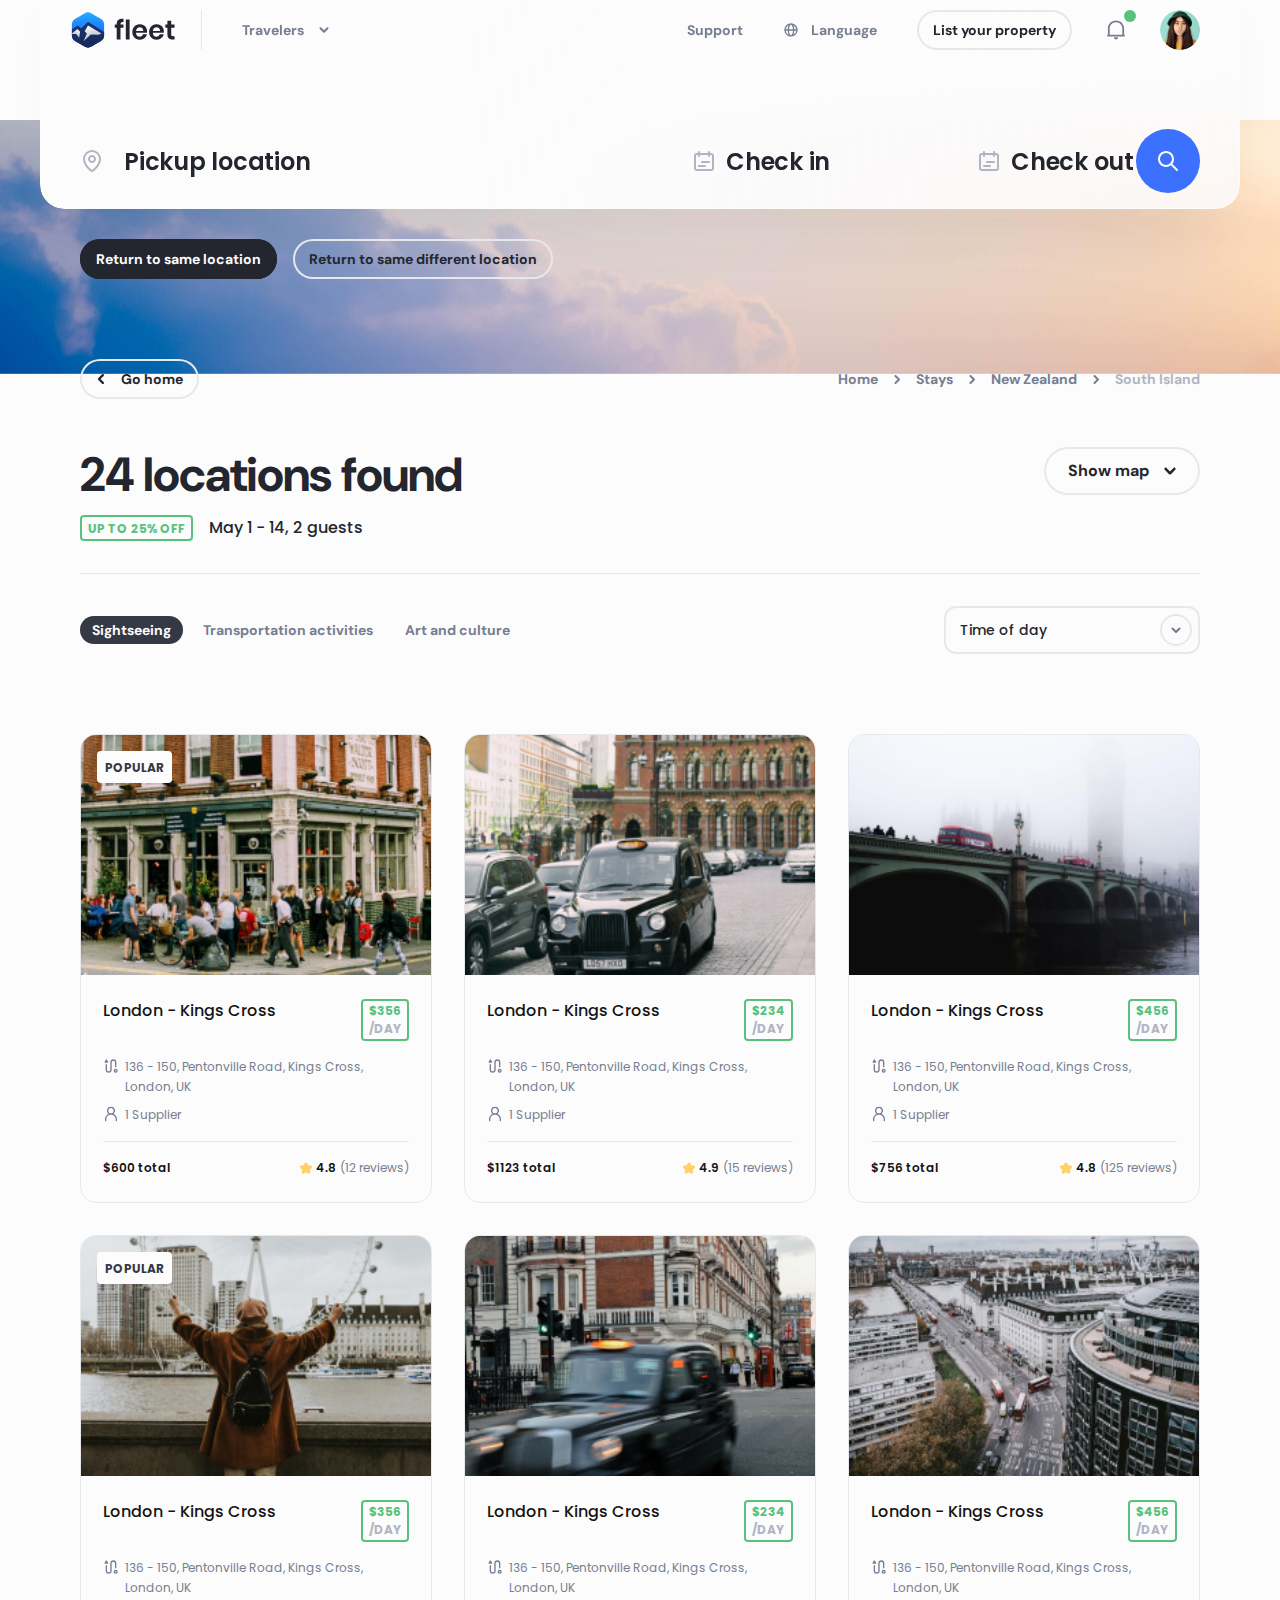
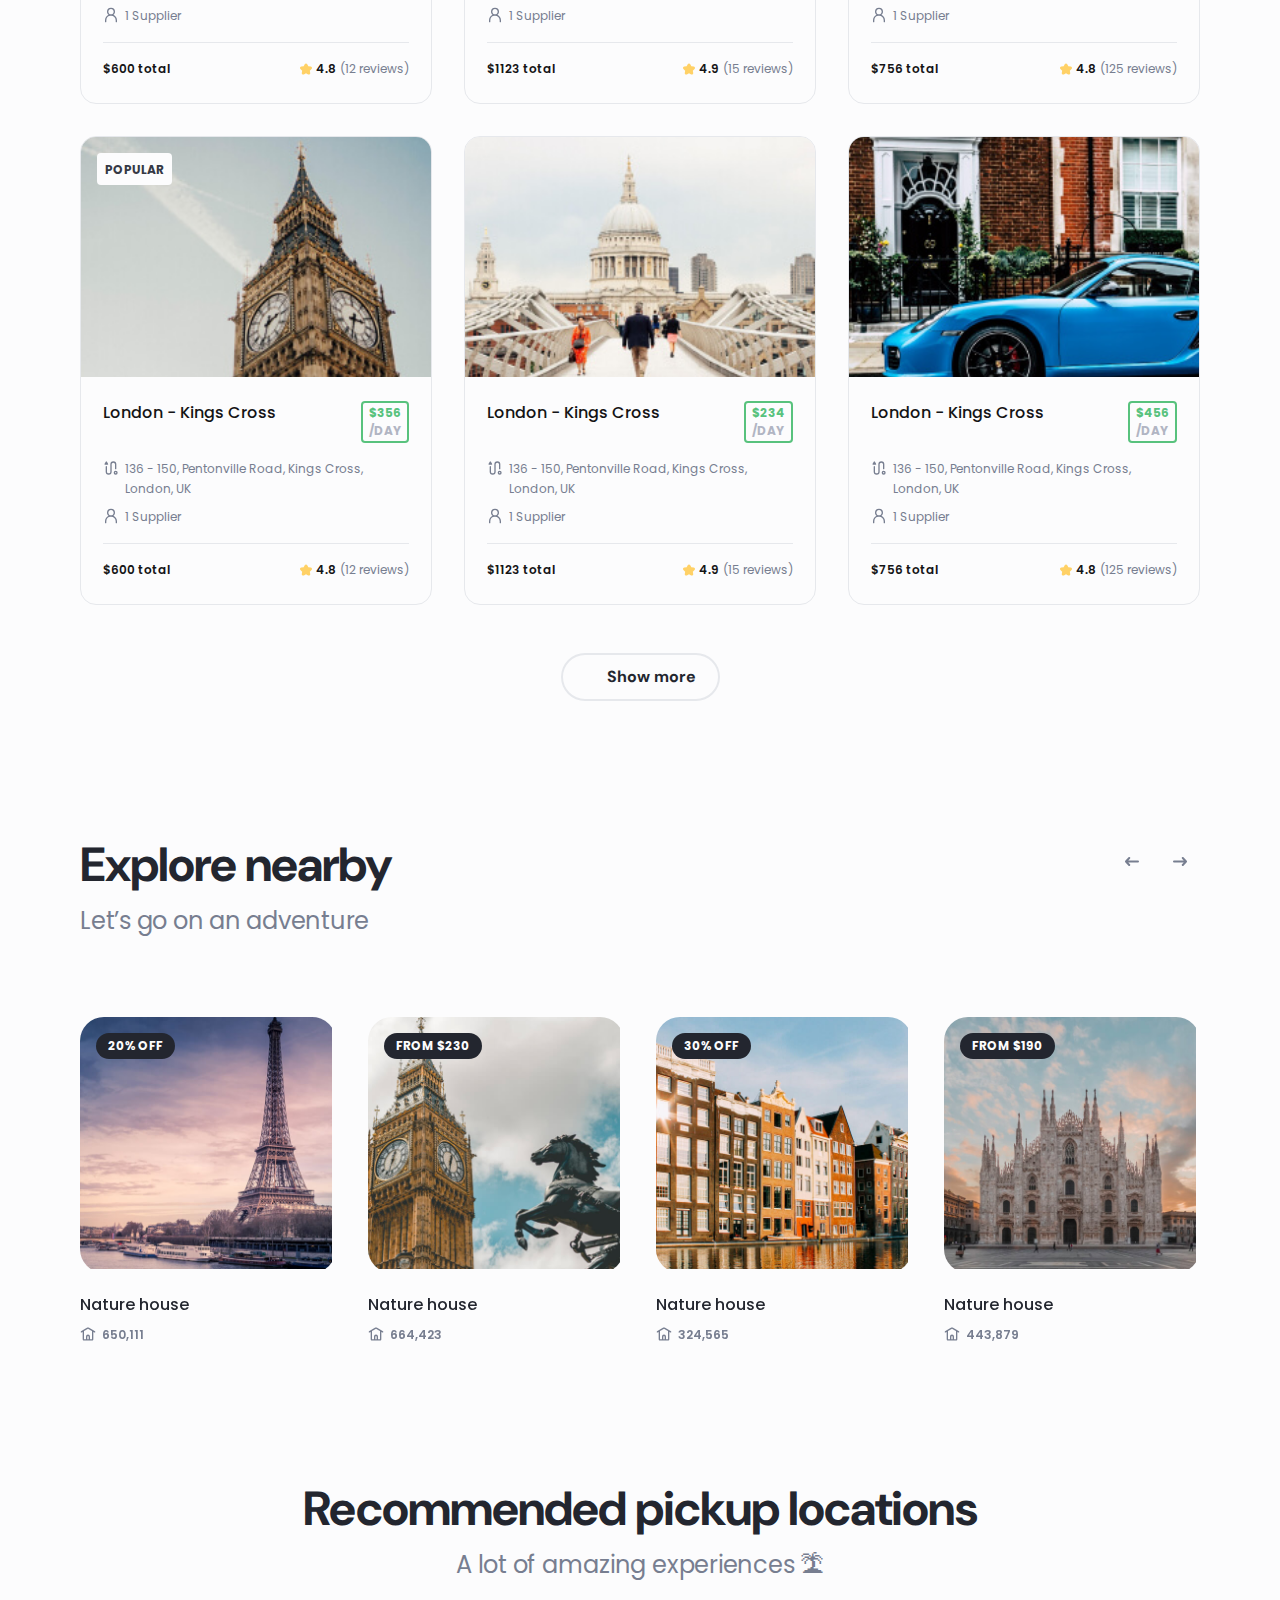
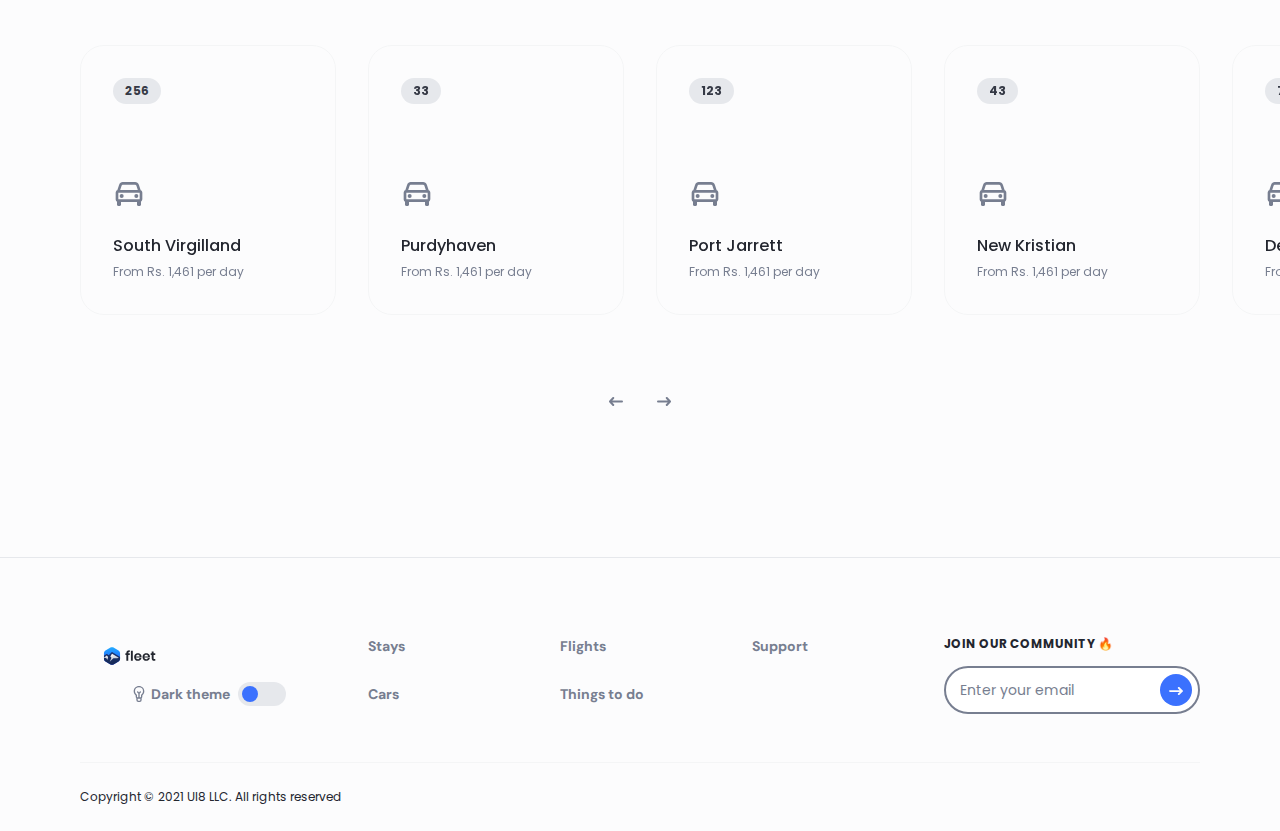
<file: cars-category.html>
<!DOCTYPE html>
<html lang="en">
  <head>
    <meta charset="utf-8">
    <title>Fleet</title>
    <meta http-equiv="X-UA-Compatible" content="IE=Edge">
    <meta name="viewport" content="width=device-width, initial-scale=1, maximum-scale=1.0, user-scalable=no">
    <meta name="format-detection" content="telephone=no">
    <link rel="apple-touch-icon" sizes="180x180" href="img/apple-touch-icon.png">
    <link rel="icon" type="image/png" sizes="32x32" href="img/favicon-32x32.png">
    <link rel="icon" type="image/png" sizes="16x16" href="img/favicon-16x16.png">
    <link rel="manifest" href="img/site.webmanifest">
    <link rel="mask-icon" href="img/safari-pinned-tab.svg" color="#5bbad5">
    <meta name="msapplication-TileColor" content="#da532c">
    <meta name="theme-color" content="#ffffff">
    <meta name="description" content="Epic Travel Shopping Design Kit">
    <meta name="twitter:card" content="summary">
    <meta name="twitter:site" content="@ui8">
    <meta name="twitter:title" content="Fleet – Travel Shopping UI Kit">
    <meta name="twitter:description" content="Epic Travel Shopping Design Kit">
    <meta name="twitter:creator" content="@ui8">
    <meta name="twitter:image" content="https://ui8-fleet-html.herokuapp.com/img/twitter-card.jpg">
    <meta property="og:title" content="Fleet – Travel Shopping UI Kit">
    <meta property="og:type" content="Article">
    <meta property="og:url" content="https://ui8.net/ui8/products/fleet--travel-shopping-ui-design-kit">
    <meta property="og:image" content="https://ui8-fleet-html.herokuapp.com/img/fb-og-image.jpg">
    <meta property="og:description" content="Epic Travel Shopping Design Kit">
    <meta property="og:site_name" content="Fleet – Travel Shopping UI Kit">
    <meta property="fb:admins" content="132951670226590">
    <link rel="preconnect" href="https://fonts.gstatic.com">
    <link href="https://fonts.googleapis.com/css2?family=DM+Sans:wght@700&amp;family=Poppins:wght@400;500;600;700&amp;display=swap" rel="stylesheet">
    <link rel="stylesheet" media="all" href="css/app.min.css">
    <script>
      var viewportmeta = document.querySelector('meta[name="viewport"]');
      if (viewportmeta) {
        if (screen.width < 375) {
          var newScale = screen.width / 375;
          viewportmeta.content = 'width=375, minimum-scale=' + newScale + ', maximum-scale=1.0, user-scalable=no, initial-scale=' + newScale + '';
        } else {
          viewportmeta.content = 'width=device-width, maximum-scale=1.0, initial-scale=1.0';
        }
      }
    </script>
  </head>
  <body>
    <script>
      console.log(localStorage.getItem('darkMode'));
      if (localStorage.getItem('darkMode') === "on") {
        document.body.classList.add("dark");
        document.addEventListener("DOMContentLoaded", function() {
          document.querySelector('.js-theme input').checked = true;
        });
      }
    </script>
    <!-- outer-->
    <div class="outer">
      <!-- header-->
      <header class="header js-header">
        <div class="header__center center"><a class="header__logo" href="index.html"><img class="some-icon" src="img/logo-dark.svg" alt="Fleet"><img class="some-icon-dark" src="img/logo-light.svg" alt="Fleet"></a>
          <div class="header__wrapper js-header-wrapper">
            <div class="header__item header__item_dropdown js-header-item">
              <button class="header__head js-header-head">Travelers
                <svg class="icon icon-arrow-down">
                  <use xlink:href="#icon-arrow-down"></use>
                </svg>
              </button>
              <div class="header__body js-header-body">
                <div class="header__menu"><a class="header__link" href="index.html">
                    <svg class="icon icon-comment">
                      <use xlink:href="#icon-comment"></use>
                    </svg>Stays</a><a class="header__link" href="flights.html">
                    <svg class="icon icon-email">
                      <use xlink:href="#icon-email"></use>
                    </svg>Flights</a><a class="header__link" href="things-to-do.html">
                    <svg class="icon icon-home">
                      <use xlink:href="#icon-home"></use>
                    </svg>Things to do</a><a class="header__link active" href="cars.html">
                    <svg class="icon icon-email">
                      <use xlink:href="#icon-email"></use>
                    </svg>Cars</a></div>
              </div>
            </div><a class="header__item" href="support.html">Support</a>
            <div class="header__item header__item_language js-header-item">
              <button class="header__head js-header-head">
                <svg class="icon icon-globe">
                  <use xlink:href="#icon-globe"></use>
                </svg>Language
              </button>
              <div class="header__body js-header-body">
                <div class="header__list"><a class="header__box active" href="#">
                    <div class="header__category">English</div>
                    <div class="header__country">United States</div></a><a class="header__box" href="#">
                    <div class="header__category">Vietnamese</div>
                    <div class="header__country">Vietnamese</div></a><a class="header__box" href="#">
                    <div class="header__category">Français</div>
                    <div class="header__country">Belgique</div></a><a class="header__box" href="#">
                    <div class="header__category">Français</div>
                    <div class="header__country">Canada</div></a></div>
              </div>
            </div><a class="button button-stroke button-small header__button" href="list-your-property.html">List your property</a>
          </div>
          <div class="header__item header__item_notification js-header-item">
            <button class="header__head js-header-head active">
              <svg class="icon icon-notification">
                <use xlink:href="#icon-notification"></use>
              </svg>
            </button>
            <div class="header__body js-header-body">
              <div class="header__title">Notification</div>
              <div class="header__notifications"><a class="header__notification" href="message-center.html">
                  <div class="header__avatar"><img src="img/content/avatar-1.jpg" alt="Avatar"></div>
                  <div class="header__details">
                    <div class="header__subtitle">Kohaku Tora</div>
                    <div class="header__content">just sent you a message</div>
                    <div class="header__date">1 minute ago</div>
                    <div class="header__status" style="background-color: #3B71FE;"></div>
                  </div></a><a class="header__notification" href="message-center.html">
                  <div class="header__avatar"><img src="img/content/avatar-1.jpg" alt="Avatar"></div>
                  <div class="header__details">
                    <div class="header__subtitle">Kohaku Tora</div>
                    <div class="header__content">just sent you a message</div>
                    <div class="header__date">3 hours ago</div>
                    <div class="header__status" style="background-color: #3B71FE;"></div>
                  </div></a></div>
            </div>
          </div><a class="header__login js-popup-open" href="#popup-login" data-effect="mfp-zoom-in">
            <svg class="icon icon-user">
              <use xlink:href="#icon-user"></use>
            </svg></a>
          <div class="header__item header__item_user js-header-item">
            <button class="header__head js-header-head"><img src="img/content/avatar-2.jpg" alt="Avatar"></button>
            <div class="header__body js-header-body">
              <div class="header__group">
                <div class="header__menu"><a class="header__link" href="message-center.html">
                    <svg class="icon icon-comment">
                      <use xlink:href="#icon-comment"></use>
                    </svg>Messages</a><a class="header__link" href="bookings-list.html">
                    <svg class="icon icon-home">
                      <use xlink:href="#icon-home"></use>
                    </svg>Bookings</a><a class="header__link" href="wishlists.html">
                    <svg class="icon icon-email">
                      <use xlink:href="#icon-email"></use>
                    </svg>Wishlists</a></div>
                <div class="header__menu"><a class="header__link" href="list-your-property.html">
                    <svg class="icon icon-building">
                      <use xlink:href="#icon-building"></use>
                    </svg>List your property</a><a class="header__link" href="host-an-experience.html">
                    <svg class="icon icon-flag">
                      <use xlink:href="#icon-flag"></use>
                    </svg>Host an experience</a></div>
              </div>
              <div class="header__btns"><a class="button button-small header__button" href="account-setting.html">Account</a>
                <button class="button-stroke button-small header__button">Log out</button>
              </div>
            </div>
          </div>
          <button class="header__burger js-header-burger"></button>
        </div>
      </header>
      <!-- outer content-->
      <div class="outer__inner">
        <div class="section-mb80 main main_cars-category">
          <div class="main__bg"><img src="img/content/bg-flight-1.jpg" alt="Main"></div>
          <div class="main__center center">
            <div class="panel panel_cars-category">
              <div class="panel__background"></div>
              <div class="panel__controls">
                <button class="button-stroke button-small panel__button active">Return to same location</button>
                <button class="button-stroke button-small panel__button">Return to same different location</button>
              </div>
              <div class="panel__body">
                <div class="panel__row">
                  <div class="location js-location location_small location_down">
                    <div class="location__head js-location-head">
                      <div class="location__icon">
                        <svg class="icon icon-marker">
                          <use xlink:href="#icon-marker"></use>
                        </svg>
                      </div>
                      <input class="location__input js-location-input" type="text" name="location" autocomplete="off" placeholder="Pickup location"/>
                      <button class="location__clear js-location-clear">
                        <svg class="icon icon-close-circle">
                          <use xlink:href="#icon-close-circle"></use>
                        </svg>
                      </button>
                    </div>
                    <div class="location__body js-location-body">
                      <div class="location__list"><a class="location__item js-location-item" href="#">New York, NY</a><a class="location__item js-location-item" href="#">New York, Manhattan</a><a class="location__item js-location-item" href="#">New Zealand</a><a class="location__item js-location-item" href="#">New Smyrna Beach, FL</a><a class="location__item js-location-item" href="#">Newark, NJ</a></div>
                    </div>
                  </div>
                  <div class="datepicker js-date-range datepicker_small datepicker_down" data-format="ddd, MMM DD" data-container=".datepicker">
                    <div class="datepicker__list">
                      <div class="datepicker__item">
                        <input class="datepicker__input js-date-from" type="text" placeholder="Check in" readonly="readonly"/>
                        <div class="datepicker__icon">
                          <svg class="icon icon-calendar">
                            <use xlink:href="#icon-calendar"></use>
                          </svg>
                        </div>
                      </div>
                      <div class="datepicker__item">
                        <input class="datepicker__input js-date-to" type="text" placeholder="Check out" readonly="readonly"/>
                        <div class="datepicker__icon">
                          <svg class="icon icon-calendar">
                            <use xlink:href="#icon-calendar"></use>
                          </svg>
                        </div>
                      </div>
                    </div>
                  </div>
                  <button class="panel__search">
                    <svg class="icon icon-search">
                      <use xlink:href="#icon-search"></use>
                    </svg><span>Search</span>
                  </button>
                </div>
              </div>
            </div>
          </div>
        </div>
        <div class="section catalog">
          <div class="sorting">
            <div class="sorting__center center">
              <div class="control"><a class="button-stroke button-small control__button" href="cars.html">
                  <svg class="icon icon-arrow-left">
                    <use xlink:href="#icon-arrow-left"></use>
                  </svg><span>Go home</span></a>
                <ul class="breadcrumbs">
                  <li class="breadcrumbs__item"><a class="breadcrumbs__link" href="index.html">Home</a></li>
                  <li class="breadcrumbs__item"><a class="breadcrumbs__link" href="index.html">Stays</a></li>
                  <li class="breadcrumbs__item"><a class="breadcrumbs__link" href="stays-category.html">New Zealand</a></li>
                  <li class="breadcrumbs__item">South Island</li>
                </ul>
              </div>
              <div class="sorting__body">
                <div class="sorting__box">
                  <h2 class="sorting__title h2">24 locations found</h2>
                  <div class="sorting__line">
                    <div class="sorting__sale">up to 25% off</div>
                    <div class="sorting__details">May 1 - 14, 2 guests</div>
                  </div>
                </div>
                <div class="sorting__location">
                  <button class="button-stroke sorting__button js-sorting-button"><span>Show map</span>
                    <svg class="icon icon-arrow-bottom">
                      <use xlink:href="#icon-arrow-bottom"></use>
                    </svg>
                  </button>
                  <div class="sorting__map js-sorting-map">
                    <iframe src="https://www.google.com/maps/embed?pb=!1m18!1m12!1m3!1d63817.0803287881!2d168.63234961382247!3d-45.04173987887954!2m3!1f0!2f0!3f0!3m2!1i1024!2i768!4f13.1!3m3!1m2!1s0xa9d51df1d7a8de5f%3A0x500ef868479a600!2z0JrRg9C40L3RgdGC0LDRg9C9LCDQndC-0LLQsNGPINCX0LXQu9Cw0L3QtNC40Y8!5e0!3m2!1sru!2sua!4v1624887132616!5m2!1sru!2sua" width="600" height="450" loading="lazy"></iframe>
                  </div>
                </div>
              </div>
              <div class="sorting__foot">
                <div class="nav"><a class="nav__link active" href="#">Sightseeing</a><a class="nav__link" href="#">Transportation activities</a><a class="nav__link" href="#">Art and culture</a></div>
                <div class="sorting__select tablet-show">
                  <select class="select">
                    <option>Sightseeing</option>
                    <option>Transportation activities</option>
                    <option>Art and culture</option>
                  </select>
                </div>
                <div class="sorting__select">
                  <select class="select">
                    <option>Time of day</option>
                    <option>Time of week</option>
                  </select>
                </div>
              </div>
            </div>
          </div>
          <div class="catalog__body">
            <div class="catalog__center center">
              <div class="catalog__cards"><a class="card card_row" href="cars-product.html">
                  <div class="card__preview"><img srcSet="img/content/cars-pic-1@2x.jpg 2x" src="img/content/cars-pic-1.jpg" alt="London - Kings Cross"/>
                    <div class="category card__category">popular</div>
                  </div>
                  <div class="card__body">
                    <div class="card__line">
                      <div class="card__title">London - Kings Cross</div>
                      <div class="card__price">
                        <div class="card__old">/day</div>
                        <div class="card__actual">$356</div>
                      </div>
                    </div>
                    <div class="card__options">
                      <div class="card__option">
                        <svg class="icon icon-route">
                          <use xlink:href="#icon-route"></use>
                        </svg>136 - 150, Pentonville Road, Kings Cross, London, UK
                      </div>
                      <div class="card__option">
                        <svg class="icon icon-user">
                          <use xlink:href="#icon-user"></use>
                        </svg>1 Supplier
                      </div>
                    </div>
                    <div class="card__foot">
                      <div class="card__flex">
                        <div class="card__cost">$600 total</div>
                        <div class="card__rating">
                          <svg class="icon icon-star">
                            <use xlink:href="#icon-star"></use>
                          </svg>
                          <div class="card__number">4.8</div>
                          <div class="card__reviews">(12 reviews)
                          </div>
                        </div>
                      </div>
                    </div>
                  </div></a><a class="card card_row" href="cars-product.html">
                  <div class="card__preview"><img srcSet="img/content/cars-pic-2@2x.jpg 2x" src="img/content/cars-pic-2.jpg" alt="London - Kings Cross"/>
                  </div>
                  <div class="card__body">
                    <div class="card__line">
                      <div class="card__title">London - Kings Cross</div>
                      <div class="card__price">
                        <div class="card__old">/day</div>
                        <div class="card__actual">$234</div>
                      </div>
                    </div>
                    <div class="card__options">
                      <div class="card__option">
                        <svg class="icon icon-route">
                          <use xlink:href="#icon-route"></use>
                        </svg>136 - 150, Pentonville Road, Kings Cross, London, UK
                      </div>
                      <div class="card__option">
                        <svg class="icon icon-user">
                          <use xlink:href="#icon-user"></use>
                        </svg>1 Supplier
                      </div>
                    </div>
                    <div class="card__foot">
                      <div class="card__flex">
                        <div class="card__cost">$1123 total</div>
                        <div class="card__rating">
                          <svg class="icon icon-star">
                            <use xlink:href="#icon-star"></use>
                          </svg>
                          <div class="card__number">4.9</div>
                          <div class="card__reviews">(15 reviews)
                          </div>
                        </div>
                      </div>
                    </div>
                  </div></a><a class="card card_row" href="cars-product.html">
                  <div class="card__preview"><img srcSet="img/content/cars-pic-3@2x.jpg 2x" src="img/content/cars-pic-3.jpg" alt="London - Kings Cross"/>
                  </div>
                  <div class="card__body">
                    <div class="card__line">
                      <div class="card__title">London - Kings Cross</div>
                      <div class="card__price">
                        <div class="card__old">/day</div>
                        <div class="card__actual">$456</div>
                      </div>
                    </div>
                    <div class="card__options">
                      <div class="card__option">
                        <svg class="icon icon-route">
                          <use xlink:href="#icon-route"></use>
                        </svg>136 - 150, Pentonville Road, Kings Cross, London, UK
                      </div>
                      <div class="card__option">
                        <svg class="icon icon-user">
                          <use xlink:href="#icon-user"></use>
                        </svg>1 Supplier
                      </div>
                    </div>
                    <div class="card__foot">
                      <div class="card__flex">
                        <div class="card__cost">$756 total</div>
                        <div class="card__rating">
                          <svg class="icon icon-star">
                            <use xlink:href="#icon-star"></use>
                          </svg>
                          <div class="card__number">4.8</div>
                          <div class="card__reviews">(125 reviews)
                          </div>
                        </div>
                      </div>
                    </div>
                  </div></a><a class="card card_row" href="cars-product.html">
                  <div class="card__preview"><img srcSet="img/content/cars-pic-4@2x.jpg 2x" src="img/content/cars-pic-4.jpg" alt="London - Kings Cross"/>
                    <div class="category card__category">popular</div>
                  </div>
                  <div class="card__body">
                    <div class="card__line">
                      <div class="card__title">London - Kings Cross</div>
                      <div class="card__price">
                        <div class="card__old">/day</div>
                        <div class="card__actual">$356</div>
                      </div>
                    </div>
                    <div class="card__options">
                      <div class="card__option">
                        <svg class="icon icon-route">
                          <use xlink:href="#icon-route"></use>
                        </svg>136 - 150, Pentonville Road, Kings Cross, London, UK
                      </div>
                      <div class="card__option">
                        <svg class="icon icon-user">
                          <use xlink:href="#icon-user"></use>
                        </svg>1 Supplier
                      </div>
                    </div>
                    <div class="card__foot">
                      <div class="card__flex">
                        <div class="card__cost">$600 total</div>
                        <div class="card__rating">
                          <svg class="icon icon-star">
                            <use xlink:href="#icon-star"></use>
                          </svg>
                          <div class="card__number">4.8</div>
                          <div class="card__reviews">(12 reviews)
                          </div>
                        </div>
                      </div>
                    </div>
                  </div></a><a class="card card_row" href="cars-product.html">
                  <div class="card__preview"><img srcSet="img/content/cars-pic-5@2x.jpg 2x" src="img/content/cars-pic-5.jpg" alt="London - Kings Cross"/>
                  </div>
                  <div class="card__body">
                    <div class="card__line">
                      <div class="card__title">London - Kings Cross</div>
                      <div class="card__price">
                        <div class="card__old">/day</div>
                        <div class="card__actual">$234</div>
                      </div>
                    </div>
                    <div class="card__options">
                      <div class="card__option">
                        <svg class="icon icon-route">
                          <use xlink:href="#icon-route"></use>
                        </svg>136 - 150, Pentonville Road, Kings Cross, London, UK
                      </div>
                      <div class="card__option">
                        <svg class="icon icon-user">
                          <use xlink:href="#icon-user"></use>
                        </svg>1 Supplier
                      </div>
                    </div>
                    <div class="card__foot">
                      <div class="card__flex">
                        <div class="card__cost">$1123 total</div>
                        <div class="card__rating">
                          <svg class="icon icon-star">
                            <use xlink:href="#icon-star"></use>
                          </svg>
                          <div class="card__number">4.9</div>
                          <div class="card__reviews">(15 reviews)
                          </div>
                        </div>
                      </div>
                    </div>
                  </div></a><a class="card card_row" href="cars-product.html">
                  <div class="card__preview"><img srcSet="img/content/cars-pic-6@2x.jpg 2x" src="img/content/cars-pic-6.jpg" alt="London - Kings Cross"/>
                  </div>
                  <div class="card__body">
                    <div class="card__line">
                      <div class="card__title">London - Kings Cross</div>
                      <div class="card__price">
                        <div class="card__old">/day</div>
                        <div class="card__actual">$456</div>
                      </div>
                    </div>
                    <div class="card__options">
                      <div class="card__option">
                        <svg class="icon icon-route">
                          <use xlink:href="#icon-route"></use>
                        </svg>136 - 150, Pentonville Road, Kings Cross, London, UK
                      </div>
                      <div class="card__option">
                        <svg class="icon icon-user">
                          <use xlink:href="#icon-user"></use>
                        </svg>1 Supplier
                      </div>
                    </div>
                    <div class="card__foot">
                      <div class="card__flex">
                        <div class="card__cost">$756 total</div>
                        <div class="card__rating">
                          <svg class="icon icon-star">
                            <use xlink:href="#icon-star"></use>
                          </svg>
                          <div class="card__number">4.8</div>
                          <div class="card__reviews">(125 reviews)
                          </div>
                        </div>
                      </div>
                    </div>
                  </div></a><a class="card card_row" href="cars-product.html">
                  <div class="card__preview"><img srcSet="img/content/cars-pic-7@2x.jpg 2x" src="img/content/cars-pic-7.jpg" alt="London - Kings Cross"/>
                    <div class="category card__category">popular</div>
                  </div>
                  <div class="card__body">
                    <div class="card__line">
                      <div class="card__title">London - Kings Cross</div>
                      <div class="card__price">
                        <div class="card__old">/day</div>
                        <div class="card__actual">$356</div>
                      </div>
                    </div>
                    <div class="card__options">
                      <div class="card__option">
                        <svg class="icon icon-route">
                          <use xlink:href="#icon-route"></use>
                        </svg>136 - 150, Pentonville Road, Kings Cross, London, UK
                      </div>
                      <div class="card__option">
                        <svg class="icon icon-user">
                          <use xlink:href="#icon-user"></use>
                        </svg>1 Supplier
                      </div>
                    </div>
                    <div class="card__foot">
                      <div class="card__flex">
                        <div class="card__cost">$600 total</div>
                        <div class="card__rating">
                          <svg class="icon icon-star">
                            <use xlink:href="#icon-star"></use>
                          </svg>
                          <div class="card__number">4.8</div>
                          <div class="card__reviews">(12 reviews)
                          </div>
                        </div>
                      </div>
                    </div>
                  </div></a><a class="card card_row" href="cars-product.html">
                  <div class="card__preview"><img srcSet="img/content/cars-pic-8@2x.jpg 2x" src="img/content/cars-pic-8.jpg" alt="London - Kings Cross"/>
                  </div>
                  <div class="card__body">
                    <div class="card__line">
                      <div class="card__title">London - Kings Cross</div>
                      <div class="card__price">
                        <div class="card__old">/day</div>
                        <div class="card__actual">$234</div>
                      </div>
                    </div>
                    <div class="card__options">
                      <div class="card__option">
                        <svg class="icon icon-route">
                          <use xlink:href="#icon-route"></use>
                        </svg>136 - 150, Pentonville Road, Kings Cross, London, UK
                      </div>
                      <div class="card__option">
                        <svg class="icon icon-user">
                          <use xlink:href="#icon-user"></use>
                        </svg>1 Supplier
                      </div>
                    </div>
                    <div class="card__foot">
                      <div class="card__flex">
                        <div class="card__cost">$1123 total</div>
                        <div class="card__rating">
                          <svg class="icon icon-star">
                            <use xlink:href="#icon-star"></use>
                          </svg>
                          <div class="card__number">4.9</div>
                          <div class="card__reviews">(15 reviews)
                          </div>
                        </div>
                      </div>
                    </div>
                  </div></a><a class="card card_row" href="cars-product.html">
                  <div class="card__preview"><img srcSet="img/content/cars-pic-9@2x.jpg 2x" src="img/content/cars-pic-9.jpg" alt="London - Kings Cross"/>
                  </div>
                  <div class="card__body">
                    <div class="card__line">
                      <div class="card__title">London - Kings Cross</div>
                      <div class="card__price">
                        <div class="card__old">/day</div>
                        <div class="card__actual">$456</div>
                      </div>
                    </div>
                    <div class="card__options">
                      <div class="card__option">
                        <svg class="icon icon-route">
                          <use xlink:href="#icon-route"></use>
                        </svg>136 - 150, Pentonville Road, Kings Cross, London, UK
                      </div>
                      <div class="card__option">
                        <svg class="icon icon-user">
                          <use xlink:href="#icon-user"></use>
                        </svg>1 Supplier
                      </div>
                    </div>
                    <div class="card__foot">
                      <div class="card__flex">
                        <div class="card__cost">$756 total</div>
                        <div class="card__rating">
                          <svg class="icon icon-star">
                            <use xlink:href="#icon-star"></use>
                          </svg>
                          <div class="card__number">4.8</div>
                          <div class="card__reviews">(125 reviews)
                          </div>
                        </div>
                      </div>
                    </div>
                  </div></a><a class="card card_row" href="cars-product.html">
                  <div class="card__preview"><img srcSet="img/content/cars-pic-10@2x.jpg 2x" src="img/content/cars-pic-10.jpg" alt="London - Kings Cross"/>
                    <div class="category card__category">popular</div>
                  </div>
                  <div class="card__body">
                    <div class="card__line">
                      <div class="card__title">London - Kings Cross</div>
                      <div class="card__price">
                        <div class="card__old">/day</div>
                        <div class="card__actual">$356</div>
                      </div>
                    </div>
                    <div class="card__options">
                      <div class="card__option">
                        <svg class="icon icon-route">
                          <use xlink:href="#icon-route"></use>
                        </svg>136 - 150, Pentonville Road, Kings Cross, London, UK
                      </div>
                      <div class="card__option">
                        <svg class="icon icon-user">
                          <use xlink:href="#icon-user"></use>
                        </svg>1 Supplier
                      </div>
                    </div>
                    <div class="card__foot">
                      <div class="card__flex">
                        <div class="card__cost">$600 total</div>
                        <div class="card__rating">
                          <svg class="icon icon-star">
                            <use xlink:href="#icon-star"></use>
                          </svg>
                          <div class="card__number">4.8</div>
                          <div class="card__reviews">(12 reviews)
                          </div>
                        </div>
                      </div>
                    </div>
                  </div></a>
              </div>
              <div class="catalog__btns">
                <button class="button-stroke catalog__button">
                  <div class="loader"></div><span>Show more</span>
                </button>
              </div>
            </div>
          </div>
        </div>
        <div class="section browse">
          <div class="browse__center center">
            <div class="browse__inner">
              <div class="browse__head">
                <h2 class="browse__title h2">Explore nearby</h2>
                <div class="browse__info info">Let’s go on an adventure</div>
              </div>
              <div class="browse__wrapper">
                <div class="browse__slider js-slider-browse"><a class="browse__card" href="stays-category.html">
                                      <div class="browse__preview"><img srcSet="img/content/browse-pic-6.jpg 2x" src="img/content/browse-pic-6@2x.jpg" alt="Card">
                                        <div class="status-black browse__category">20% off</div>
                                      </div>
                                      <div class="browse__subtitle">Nature house</div>
                                      <div class="browse__content">
                                        <svg class="icon icon-home">
                                          <use xlink:href="#icon-home"></use>
                                        </svg>650,111
                                      </div></a><a class="browse__card" href="stays-category.html">
                                      <div class="browse__preview"><img srcSet="img/content/browse-pic-7.jpg 2x" src="img/content/browse-pic-7@2x.jpg" alt="Card">
                                        <div class="status-black browse__category">from $230</div>
                                      </div>
                                      <div class="browse__subtitle">Nature house</div>
                                      <div class="browse__content">
                                        <svg class="icon icon-home">
                                          <use xlink:href="#icon-home"></use>
                                        </svg>664,423
                                      </div></a><a class="browse__card" href="stays-category.html">
                                      <div class="browse__preview"><img srcSet="img/content/browse-pic-8.jpg 2x" src="img/content/browse-pic-8@2x.jpg" alt="Card">
                                        <div class="status-black browse__category">30% off</div>
                                      </div>
                                      <div class="browse__subtitle">Nature house</div>
                                      <div class="browse__content">
                                        <svg class="icon icon-home">
                                          <use xlink:href="#icon-home"></use>
                                        </svg>324,565
                                      </div></a><a class="browse__card" href="stays-category.html">
                                      <div class="browse__preview"><img srcSet="img/content/browse-pic-9.jpg 2x" src="img/content/browse-pic-9@2x.jpg" alt="Card">
                                        <div class="status-black browse__category">from $190</div>
                                      </div>
                                      <div class="browse__subtitle">Nature house</div>
                                      <div class="browse__content">
                                        <svg class="icon icon-home">
                                          <use xlink:href="#icon-home"></use>
                                        </svg>443,879
                                      </div></a><a class="browse__card" href="stays-category.html">
                                      <div class="browse__preview"><img srcSet="img/content/browse-pic-1.jpg 2x" src="img/content/browse-pic-1@2x.jpg" alt="Card">
                                        <div class="status-black browse__category">20% off</div>
                                      </div>
                                      <div class="browse__subtitle">Nature house</div>
                                      <div class="browse__content">
                                        <svg class="icon icon-home">
                                          <use xlink:href="#icon-home"></use>
                                        </svg>650,111
                                      </div></a><a class="browse__card" href="stays-category.html">
                                      <div class="browse__preview"><img srcSet="img/content/browse-pic-2.jpg 2x" src="img/content/browse-pic-2@2x.jpg" alt="Card">
                                        <div class="status-black browse__category">from $230</div>
                                      </div>
                                      <div class="browse__subtitle">Nature house</div>
                                      <div class="browse__content">
                                        <svg class="icon icon-home">
                                          <use xlink:href="#icon-home"></use>
                                        </svg>664,423
                                      </div></a><a class="browse__card" href="stays-category.html">
                                      <div class="browse__preview"><img srcSet="img/content/browse-pic-3.jpg 2x" src="img/content/browse-pic-3@2x.jpg" alt="Card">
                                        <div class="status-black browse__category">20% off</div>
                                      </div>
                                      <div class="browse__subtitle">Nature house</div>
                                      <div class="browse__content">
                                        <svg class="icon icon-home">
                                          <use xlink:href="#icon-home"></use>
                                        </svg>324,565
                                      </div></a>
                </div>
              </div>
            </div>
          </div>
        </div>
        <div class="section categories">
          <div class="categories__center center">
            <div class="categories__inner">
              <div class="categories__head">
                <h2 class="categories__title h2">Recommended pickup locations</h2>
                <div class="categories__info info">A lot of amazing experiences 🏝</div>
              </div>
              <div class="categories__wrapper">
                <div class="categories__slider js-slider-categories"><a class="categories__item" href="cars-category-2.html">
                                      <div class="status categories__counter">256</div>
                                      <div class="categories__icon">
                                        <svg class="icon icon-car">
                                          <use xlink:href="#icon-car"></use>
                                        </svg>
                                      </div>
                                      <div class="categories__subtitle">South Virgilland</div>
                                      <div class="categories__content">From Rs. 1,461 per day</div></a><a class="categories__item" href="cars-category-2.html">
                                      <div class="status categories__counter">33</div>
                                      <div class="categories__icon">
                                        <svg class="icon icon-car">
                                          <use xlink:href="#icon-car"></use>
                                        </svg>
                                      </div>
                                      <div class="categories__subtitle">Purdyhaven</div>
                                      <div class="categories__content">From Rs. 1,461 per day</div></a><a class="categories__item" href="cars-category-2.html">
                                      <div class="status categories__counter">123</div>
                                      <div class="categories__icon">
                                        <svg class="icon icon-car">
                                          <use xlink:href="#icon-car"></use>
                                        </svg>
                                      </div>
                                      <div class="categories__subtitle">Port Jarrett</div>
                                      <div class="categories__content">From Rs. 1,461 per day</div></a><a class="categories__item" href="cars-category-2.html">
                                      <div class="status categories__counter">43</div>
                                      <div class="categories__icon">
                                        <svg class="icon icon-car">
                                          <use xlink:href="#icon-car"></use>
                                        </svg>
                                      </div>
                                      <div class="categories__subtitle">New Kristian</div>
                                      <div class="categories__content">From Rs. 1,461 per day</div></a><a class="categories__item" href="cars-category-2.html">
                                      <div class="status categories__counter">73</div>
                                      <div class="categories__icon">
                                        <svg class="icon icon-car">
                                          <use xlink:href="#icon-car"></use>
                                        </svg>
                                      </div>
                                      <div class="categories__subtitle">Demetrisfort</div>
                                      <div class="categories__content">From Rs. 1,461 per day</div></a><a class="categories__item" href="cars-category-2.html">
                                      <div class="status categories__counter">11</div>
                                      <div class="categories__icon">
                                        <svg class="icon icon-car">
                                          <use xlink:href="#icon-car"></use>
                                        </svg>
                                      </div>
                                      <div class="categories__subtitle">South Virgilland</div>
                                      <div class="categories__content">From Rs. 1,461 per day</div></a><a class="categories__item" href="cars-category-2.html">
                                      <div class="status categories__counter">56</div>
                                      <div class="categories__icon">
                                        <svg class="icon icon-car">
                                          <use xlink:href="#icon-car"></use>
                                        </svg>
                                      </div>
                                      <div class="categories__subtitle">Purdyhaven</div>
                                      <div class="categories__content">From Rs. 1,461 per day</div></a><a class="categories__item" href="cars-category-2.html">
                                      <div class="status categories__counter">33</div>
                                      <div class="categories__icon">
                                        <svg class="icon icon-car">
                                          <use xlink:href="#icon-car"></use>
                                        </svg>
                                      </div>
                                      <div class="categories__subtitle">Port Jarrett</div>
                                      <div class="categories__content">From Rs. 1,461 per day</div></a><a class="categories__item" href="cars-category-2.html">
                                      <div class="status categories__counter">123</div>
                                      <div class="categories__icon">
                                        <svg class="icon icon-car">
                                          <use xlink:href="#icon-car"></use>
                                        </svg>
                                      </div>
                                      <div class="categories__subtitle">New Kristian</div>
                                      <div class="categories__content">From Rs. 1,461 per day</div></a><a class="categories__item" href="cars-category-2.html">
                                      <div class="status categories__counter">43</div>
                                      <div class="categories__icon">
                                        <svg class="icon icon-car">
                                          <use xlink:href="#icon-car"></use>
                                        </svg>
                                      </div>
                                      <div class="categories__subtitle">Demetrisfort</div>
                                      <div class="categories__content">From Rs. 1,461 per day</div></a>
                </div>
              </div>
            </div>
          </div>
        </div>
      </div>
      <!-- footer-->
      <footer class="footer">
        <div class="footer__center center">
          <div class="footer__row">
            <div class="footer__col"><a class="footer__logo" href="index.html"><img class="some-icon" src="img/logo-dark.svg" alt="Fleet"><img class="some-icon-dark" src="img/logo-light.svg" alt="Fleet"></a>
              <div class="footer__theme">
                <svg class="icon icon-bulb">
                  <use xlink:href="#icon-bulb"></use>
                </svg>Dark theme
                <label class="theme js-theme">
                  <input class="theme__input" type="checkbox"/><span class="theme__inner"><span class="theme__box"></span></span>
                </label>
              </div>
            </div>
            <div class="footer__col">
              <div class="footer__menu"><a class="footer__link" href="index.html">Stays</a><a class="footer__link" href="flights.html">Flights</a><a class="footer__link" href="support.html">Support</a><a class="footer__link" href="cars.html">Cars</a><a class="footer__link" href="things-to-do.html">Things to do</a></div>
            </div>
            <div class="footer__col">
              <div class="footer__info">Join our community 🔥</div>
              <form class="subscription">
                <input class="subscription__input" type="email" name="email" placeholder="Enter your email" required="required"/>
                <button class="subscription__btn">
                  <svg class="icon icon-arrow-next">
                    <use xlink:href="#icon-arrow-next"></use>
                  </svg>
                </button>
              </form>
            </div>
          </div>
          <div class="footer__bottom">
            <div class="footer__copyright">Copyright © 2021 UI8 LLC. All rights reserved</div>
          </div>
        </div>
      </footer>
    </div>
    <div class="popup popup_login mfp-hide" id="popup-login">
      <div class="login">
        <div class="login__item">
          <div class="login__title h3">Sign up on Fleet</div>
          <div class="login__info">Use Your OpenID to Sign up</div>
          <div class="login__btns">
            <button class="button login__button">
              <svg class="icon icon-google">
                <use xlink:href="#icon-google"></use>
              </svg><span>Google</span>
            </button>
            <button class="button-black login__button">
              <svg class="icon icon-apple">
                <use xlink:href="#icon-apple"></use>
              </svg><span>Apple</span>
            </button>
          </div>
          <div class="login__note">Or continue with email</div>
          <div class="subscription">
            <input class="subscription__input" type="email" name="email" placeholder="Enter your email" required>
            <button class="subscription__btn">
              <svg class="icon icon-arrow-next">
                <use xlink:href="#icon-arrow-next"></use>
              </svg>
            </button>
          </div>
          <div class="login__foot">Already have an account? <a class="login__link" href="#">Login</a></div>
        </div>
        <div class="login__item">
          <div class="login__title h3">Sign in</div>
          <div class="login__form">
            <div class="field field_view">
              <div class="field__wrap">
                <input class="field__input" type="password" name="password" placeholder="Password" required>
                <button class="field__view">
                  <svg class="icon icon-eye">
                    <use xlink:href="#icon-eye"></use>
                  </svg>
                </button>
              </div>
            </div>
            <button class="button login__button">Login</button>
          </div>
          <div class="login__foot"><a class="login__password" href="#">Forgot password?</a></div>
        </div>
        <div class="login__item">
          <div class="login__title h3">Let’s confirm it’s really you</div>
          <div class="login__info">Help us secure your account. Please complete the verifications below</div>
          <div class="login__form">
            <div class="login__variants">
              <label class="radio">
                <input class="radio__input" type="radio" name="login" checked="checked"/><span class="radio__inner"><span class="radio__tick"></span><span class="radio__text">Get the code by text message (SM) at +1 234 567 890</span></span>
              </label>
              <label class="radio">
                <input class="radio__input" type="radio" name="login"/><span class="radio__inner"><span class="radio__tick"></span><span class="radio__text">Get the code by email at tranm••••••••••••@gm•••.com</span></span>
              </label>
            </div>
            <button class="button login__button">Continue</button>
          </div>
        </div>
        <div class="login__item">
          <div class="login__title h3">Enter your security code</div>
          <div class="login__info">We texted your code to +1 234 567 890</div>
          <div class="login__form">
            <div class="login__code">
              <div class="login__number">
                <input type="tel">
              </div>
              <div class="login__number">
                <input type="tel">
              </div>
              <div class="login__number">
                <input type="tel">
              </div>
              <div class="login__number">
                <input type="tel">
              </div>
            </div>
          </div>
        </div>
      </div>
    </div>
    <!-- scripts-->
    <script src="js/lib/jquery.min.js"></script>
    <script src="js/lib/slick.min.js"></script>
    <script src="js/lib/jquery.nice-select.min.js"></script>
    <script src="js/lib/share-buttons.js"></script>
    <script src="js/lib/jquery.fancybox.min.js"></script>
    <script src="js/lib/jquery.rateyo.min.js"></script>
    <script src="js/lib/nouislider.min.js"></script>
    <script src="js/lib/wNumb.js"></script>
    <script src="js/lib/jquery.magnific-popup.min.js"></script>
    <script src="js/lib/moment.min.js"></script>
    <script src="js/lib/jquery.daterangepicker.min.js"></script>
    <script src="js/lib/simpleParallax.min.js"></script>
    <script src="js/demo.js"></script>
    <script src="js/app.js"></script>
    <!-- svg sprite-->
    <div style="display: none"><svg width="0" height="0">
<symbol xmlns="http://www.w3.org/2000/svg" viewBox="0 0 16 16" id="icon-arrow-down">
<path d="M10.805 6.362c-.26-.26-.682-.26-.943 0L8 8.224 6.138 6.362c-.26-.26-.682-.26-.943 0s-.26.682 0 .943l2.333 2.333c.26.26.682.26.943 0l2.333-2.333c.26-.26.26-.682 0-.943z"></path>
</symbol>
<symbol xmlns="http://www.w3.org/2000/svg" viewBox="0 0 16 16" id="icon-arrow-bottom">
<path d="M15.039 3.961c-.653-.653-1.713-.653-2.366 0L8 8.634 3.327 3.961c-.653-.653-1.713-.653-2.366 0s-.653 1.713 0 2.366l5.856 5.856c.653.653 1.713.653 2.366 0l5.856-5.856c.653-.653.653-1.713 0-2.366z"></path>
</symbol>
<symbol xmlns="http://www.w3.org/2000/svg" viewBox="0 0 16 16" id="icon-arrow-left">
<path d="M12.207.521a1.78 1.78 0 0 1 0 2.514L7.242 8l4.965 4.965a1.78 1.78 0 0 1 0 2.514 1.78 1.78 0 0 1-2.514 0L3.471 9.257a1.78 1.78 0 0 1 0-2.514L9.693.521a1.78 1.78 0 0 1 2.514 0z"></path>
</symbol>
<symbol xmlns="http://www.w3.org/2000/svg" viewBox="0 0 16 16" id="icon-arrow-right">
<path d="M6.528 5.195c-.26.26-.26.682 0 .943L8.39 8 6.528 9.862c-.26.26-.26.682 0 .943s.682.26.943 0l2.333-2.333c.26-.26.26-.682 0-.943L7.471 5.195c-.26-.26-.682-.26-.943 0z"></path>
</symbol>
<symbol xmlns="http://www.w3.org/2000/svg" viewBox="0 0 16 16" id="icon-email">
<path d="M13.334 2a2 2 0 0 1 1.995 1.851l.005.149v8a2 2 0 0 1-1.851 1.995l-.149.005H2.667a2 2 0 0 1-1.995-1.851L.667 12V4a2 2 0 0 1 1.851-1.995L2.667 2h10.667zm0 1.333H2.667C2.299 3.333 2 3.632 2 4v8c0 .368.298.667.667.667h10.667c.368 0 .667-.298.667-.667V4c0-.368-.298-.667-.667-.667zm-.821 1.573c.236.283.198.703-.085.939L9.281 8.468a2 2 0 0 1-2.561 0L3.574 5.845c-.283-.236-.321-.656-.085-.939s.656-.321.939-.085l3.146 2.622c.247.206.606.206.854 0l3.146-2.622c.283-.236.703-.197.939.085z"></path>
</symbol>
<symbol xmlns="http://www.w3.org/2000/svg" viewBox="0 0 16 16" id="icon-comment">
<path d="M8 1.413c1.643 0 3.124.162 4.203.326 1.127.171 2.019.997 2.213 2.12a17.13 17.13 0 0 1 .25 2.887 17.13 17.13 0 0 1-.25 2.887c-.193 1.123-1.086 1.949-2.213 2.12a28.6 28.6 0 0 1-3.787.323l-4.077 2.409a.67.67 0 0 1-1.006-.574v-2.269c-.902-.3-1.584-1.045-1.75-2.009-.135-.783-.25-1.777-.25-2.887s.115-2.104.25-2.887c.193-1.123 1.086-1.949 2.213-2.12 1.08-.164 2.561-.326 4.203-.326zm0 1.333a27.01 27.01 0 0 0-4.003.311c-.596.091-1.01.506-1.099 1.028a15.8 15.8 0 0 0-.231 2.661 15.8 15.8 0 0 0 .231 2.661c.078.453.395.817.856.97l.913.303v2.063l3.375-1.994.353-.006a27.26 27.26 0 0 0 3.609-.308c.596-.091 1.01-.506 1.099-1.028.125-.724.231-1.641.231-2.661s-.106-1.937-.231-2.661c-.09-.522-.504-.938-1.099-1.028A27.01 27.01 0 0 0 8 2.746zm-.667 4.667c.368 0 .667.298.667.667s-.298.667-.667.667h0-2.667C4.298 8.746 4 8.448 4 8.08s.298-.667.667-.667h0zm4-2.667c.368 0 .667.298.667.667s-.298.667-.667.667h0-6.667C4.298 6.08 4 5.781 4 5.413s.298-.667.667-.667h0z"></path>
</symbol>
<symbol xmlns="http://www.w3.org/2000/svg" viewBox="0 0 16 16" id="icon-home">
<path d="M8.287 1.411c.09.02.177.053.278.102l.086.044.318.184.132.079 2.561 1.543 3.348 2.009c.316.189.418.599.229.915-.17.284-.519.396-.817.277l-.097-.048-.99-.594v6.751c-.001.619-.013.951-.145 1.211-.128.251-.332.455-.583.583-.233.119-.526.141-1.033.144H10v.001H6v-.001H4.428c-.508-.004-.8-.026-1.033-.144-.251-.128-.455-.332-.583-.583-.119-.233-.141-.526-.144-1.033l-.001-6.928-.99.594c-.316.189-.725.087-.915-.229-.17-.284-.105-.644.14-.852l.088-.063 3.344-2.006L6.899 1.82l.451-.263.084-.043c.101-.049.189-.082.279-.102.189-.042.385-.042.574 0zM8 2.721l-.006.003-2.973 1.784L4 5.123l.001 7.651.008.399.005.071.002.018.018.002a6.48 6.48 0 0 0 .469.013H6V10.61a2 2 0 0 1 3.995-.149l.005.149v2.666h1.498l.399-.008.071-.005.018-.002.002-.018c.011-.133.013-.311.014-.608V5.123l-1.025-.618-2.969-1.781L8 2.721zm0 7.223c-.368 0-.667.298-.667.667l-.001 2.666h1.333l.001-2.666c0-.368-.298-.667-.667-.667z"></path>
</symbol>
<symbol xmlns="http://www.w3.org/2000/svg" viewBox="0 0 16 16" id="icon-home-fill">
<path d="M13.333 12.534V5.978l.99.594c.316.189.725.087.915-.229s.087-.725-.229-.915L11.661 3.42 9.1 1.877h0l-.45-.263-.086-.044c-.101-.049-.188-.082-.278-.102-.189-.042-.385-.042-.574 0-.09.02-.178.053-.279.102l-.084.043-.451.263h0L4.334 3.422.99 5.429c-.316.189-.418.599-.229.915s.599.418.915.229l.99-.594v6.556c0 .747 0 1.12.145 1.405.128.251.332.455.583.583.285.145.659.145 1.405.145h1.2v-4a2 2 0 0 1 4 0v4h1.2c.747 0 1.12 0 1.405-.145.251-.128.455-.332.583-.583.145-.285.145-.659.145-1.405z"></path>
</symbol>
<symbol xmlns="http://www.w3.org/2000/svg" viewBox="0 0 16 16" id="icon-globe">
<path d="M8 1.334a6.67 6.67 0 0 1 6.631 5.971l.003.029.033.667a6.67 6.67 0 0 1-13.3.667l-.033-.667c0-.225.011-.447.033-.667h0a6.67 6.67 0 0 1 6.634-6zm1.982 7.334H6.018c.077 1.396.391 2.599.817 3.451.532 1.065 1.021 1.216 1.164 1.216s.632-.151 1.164-1.216c.426-.852.74-2.055.817-3.451zm-5.299 0H2.708c.228 1.831 1.385 3.374 2.983 4.142-.556-1.068-.927-2.52-1.008-4.142zm8.609 0h-1.975c-.081 1.622-.452 3.074-1.009 4.142a5.34 5.34 0 0 0 2.984-4.143zm-7.6-5.476l-.143.071c-1.525.79-2.62 2.295-2.841 4.071h1.975c.08-1.623.452-3.074 1.008-4.143zM8 2.667c-.143 0-.632.151-1.164 1.216-.426.852-.74 2.055-.817 3.452h3.964c-.077-1.396-.391-2.6-.817-3.452-.501-1.002-.963-1.195-1.136-1.214L8 2.667h0zm2.308.524l.049.095c.53 1.059.882 2.473.96 4.048h1.975a5.34 5.34 0 0 0-2.984-4.143z"></path>
</symbol>
<symbol xmlns="http://www.w3.org/2000/svg" viewBox="0 0 16 16" id="icon-bell">
<path d="M8.833 12.861c.368 0 .679.313.516.643-.072.146-.169.281-.289.398-.281.276-.663.431-1.061.431s-.779-.155-1.061-.431a1.47 1.47 0 0 1-.289-.398c-.163-.33.148-.643.516-.643h1.667zM8 1.667c2.982 0 5.4 2.382 5.4 5.321v4.106h.011a.59.59 0 0 1 .589.589.59.59 0 0 1-.589.589H2.589A.59.59 0 0 1 2 11.683a.59.59 0 0 1 .589-.589H2.6V6.988c0-2.939 2.418-5.321 5.4-5.321zm0 1.178c-2.32 0-4.2 1.855-4.2 4.142v4.106h8.4V6.988c0-2.288-1.88-4.142-4.2-4.142z"></path>
</symbol>
<symbol xmlns="http://www.w3.org/2000/svg" viewBox="0 0 16 16" id="icon-flag">
<path d="M3.22 0c.368 0 .667.298.667.667v.666h7.768c1.097 0 1.707 1.239 1.089 2.103l-.077.098L10.553 6l2.113 2.466c.714.833.17 2.103-.888 2.196l-.124.005-7.768-.001v4.667c0 .368-.298.667-.667.667s-.667-.298-.667-.667V.667c0-.368.298-.667.667-.667zm8.434 2.667H3.886v6.667h7.768L8.797 6l2.857-3.333z"></path>
</symbol>
<symbol xmlns="http://www.w3.org/2000/svg" viewBox="0 0 16 16" id="icon-building">
<path d="M7.333 1.333a2 2 0 0 1 2 2v3.333h3.333a2 2 0 0 1 1.995 1.851l.005.149v4a2 2 0 0 1-1.851 1.995l-.149.005H3.333a2 2 0 0 1-2-2V3.333a2 2 0 0 1 2-2h4zm0 1.333h-4c-.335 0-.612.247-.659.568l-.007.099v9.333c0 .335.247.612.568.659l.099.007H4v-.667c0-.335.247-.612.568-.659L4.666 12H6c.335 0 .612.247.659.568l.007.099v.667H8v-10c0-.368-.298-.667-.667-.667zM12.666 8H9.333v5.333h3.333c.368 0 .667-.298.667-.667v-4c0-.368-.298-.667-.667-.667zm-1.333 3.333c.368 0 .667.298.667.667s-.298.667-.667.667-.667-.298-.667-.667.298-.667.667-.667zm0-2c.368 0 .667.298.667.667s-.298.667-.667.667-.667-.298-.667-.667.298-.667.667-.667zM6 9.333c.368 0 .667.298.667.667s-.298.667-.667.667h0-1.333C4.298 10.666 4 10.368 4 10s.298-.667.667-.667h0zm0-2.667c.368 0 .667.298.667.667S6.368 8 6 8H4.666C4.298 8 4 7.701 4 7.333s.298-.667.667-.667H6zM6 4c.368 0 .667.298.667.667s-.298.667-.667.667H4.666c-.368 0-.667-.298-.667-.667S4.298 4 4.666 4H6z"></path>
</symbol>
<symbol xmlns="http://www.w3.org/2000/svg" viewBox="0 0 16 16" id="icon-arrow-next">
<path d="M10.39 3.765c.464-.375 1.187-.349 1.615.057l3.692 3.5a.91.91 0 0 1 0 1.357l-3.692 3.5c-.428.406-1.151.431-1.615.057s-.493-1.007-.065-1.413L12.247 9H1.143C.512 9 0 8.552 0 8s.512-1 1.143-1h11.104l-1.922-1.822c-.428-.406-.399-1.038.065-1.413z"></path>
</symbol>
<symbol xmlns="http://www.w3.org/2000/svg" viewBox="0 0 16 16" id="icon-arrow-prev">
<path d="M5.61 12.235c-.464.375-1.187.349-1.615-.057l-3.692-3.5a.91.91 0 0 1 0-1.357l3.692-3.5c.428-.406 1.151-.431 1.615-.057s.493 1.007.065 1.413L3.753 7h11.104C15.488 7 16 7.448 16 8s-.512 1-1.143 1H3.753l1.922 1.822c.428.406.399 1.038-.065 1.413z"></path>
</symbol>
<symbol xmlns="http://www.w3.org/2000/svg" viewBox="0 0 16 16" id="icon-notification">
<path d="M8.833 12.861c.368 0 .679.313.516.643-.072.146-.169.281-.289.398-.281.276-.663.431-1.061.431s-.779-.155-1.061-.431a1.47 1.47 0 0 1-.289-.398c-.163-.33.148-.643.516-.643h1.667zM8 1.667c2.982 0 5.4 2.382 5.4 5.321v4.106h.011a.59.59 0 0 1 .589.589.59.59 0 0 1-.589.589H2.589A.59.59 0 0 1 2 11.683a.59.59 0 0 1 .589-.589H2.6V6.988c0-2.939 2.418-5.321 5.4-5.321zm0 1.178c-2.32 0-4.2 1.855-4.2 4.142v4.106h8.4V6.988c0-2.288-1.88-4.142-4.2-4.142z"></path>
</symbol>
<symbol xmlns="http://www.w3.org/2000/svg" viewBox="0 0 16 16" id="icon-bulb">
<path d="M7.999 0c2.946 0 5.333 2.388 5.333 5.333 0 1.684-.781 3.186-2 4.164v1.17c0 .591-.256 1.122-.663 1.488L10.668 14a2 2 0 0 1-2 2H7.335a2 2 0 0 1-2-2v-1.841c-.41-.366-.668-.899-.668-1.492v-1.17c-1.219-.977-2-2.479-2-4.164C2.666 2.388 5.054 0 7.999 0zm1.335 12.667l-2.667-.001V14c0 .368.298.667.667.667h1.333c.368 0 .667-.298.667-.667v-1.333h0zM7.999 1.333a4 4 0 0 0-4 4A3.99 3.99 0 0 0 5.5 8.457l.499.4v1.81c0 .368.298.667.667.667h.668V7.609L6.196 6.471c-.26-.26-.26-.682 0-.943s.682-.26.943 0h0L8 6.39l.862-.862c.26-.26.682-.26.943 0s.26.682 0 .943h0L8.667 7.609v3.724h.666c.368 0 .667-.298.667-.667v-1.81l.499-.4a3.99 3.99 0 0 0 1.501-3.123 4 4 0 0 0-4-4z"></path>
</symbol>
<symbol xmlns="http://www.w3.org/2000/svg" viewBox="0 0 16 16" id="icon-coin">
<path d="M8 1.334a6.67 6.67 0 0 1 6.667 6.667A6.67 6.67 0 0 1 8 14.667a6.67 6.67 0 0 1-6.667-6.667A6.67 6.67 0 0 1 8 1.334zm0 1.333c-2.946 0-5.333 2.388-5.333 5.333S5.054 13.334 8 13.334s5.333-2.388 5.333-5.333S10.945 2.667 8 2.667zm0 1.333c.368 0 .667.298.667.667a2 2 0 0 1 2 2c0 .368-.298.667-.667.667s-.667-.298-.667-.667-.298-.667-.667-.667H7.162c-.274 0-.496.222-.496.496 0 .213.137.403.339.47l2.411.804a1.83 1.83 0 0 1-.578 3.564h-.171c0 .368-.298.667-.667.667s-.667-.298-.667-.667a2 2 0 0 1-2-2c0-.368.298-.667.667-.667s.667.298.667.667.298.667.667.667h1.504c.274 0 .496-.222.496-.496 0-.213-.136-.403-.339-.47l-2.411-.804a1.83 1.83 0 0 1 .578-3.564h.171c0-.368.298-.667.667-.667z"></path>
</symbol>
<symbol xmlns="http://www.w3.org/2000/svg" viewBox="0 0 16 16" id="icon-star">
<path d="M9.69 1.529l1.442 2.838 3.238.457c1.517.214 2.211 2.086 1.041 3.192l-2.326 2.198.547 3.098c.28 1.587-1.404 2.653-2.73 1.977L8 13.809l-2.903 1.481c-1.328.678-3.011-.391-2.731-1.976l.547-3.098L.588 8.017C-.582 6.91.114 5.038 1.628 4.824l3.239-.457L6.31 1.529c.697-1.371 2.683-1.372 3.38 0z"></path>
</symbol>
<symbol xmlns="http://www.w3.org/2000/svg" viewBox="0 0 16 16" id="icon-play">
<path d="M1.509 2.463c0-1.71 1.876-2.755 3.33-1.855l8.945 5.538c1.378.853 1.378 2.857 0 3.711l-8.945 5.538c-1.454.899-3.33-.147-3.33-1.856V2.463z"></path>
</symbol>
<symbol xmlns="http://www.w3.org/2000/svg" viewBox="0 0 16 16" id="icon-modem">
<path d="M11.333 1.333c.368 0 .667.298.667.667h0v5.333h.667a2 2 0 0 1 1.995 1.851l.005.149V12a2 2 0 0 1-1.851 1.995l-.149.005-.007.099c-.048.321-.325.568-.659.568-.368 0-.667-.298-.667-.667h0-6.667c0 .368-.298.667-.667.667s-.667-.298-.667-.667h0a2 2 0 0 1-1.995-1.851L1.334 12V9.333a2 2 0 0 1 1.851-1.995l.149-.005H4V4.666C4 4.298 4.299 4 4.667 4s.667.298.667.667h0v2.667h5.333V2c0-.368.298-.667.667-.667zm1.334 7.333H3.334c-.368 0-.667.298-.667.667V12c0 .368.298.667.667.667h9.333c.368 0 .667-.298.667-.667V9.333c0-.368-.298-.667-.667-.667zM4.667 10c.368 0 .667.298.667.667s-.298.667-.667.667S4 11.035 4 10.666 4.299 10 4.667 10zm6.667 0c.368 0 .667.298.667.667s-.298.667-.667.667h0-4c-.368 0-.667-.298-.667-.667S6.965 10 7.333 10h0z"></path>
</symbol>
<symbol xmlns="http://www.w3.org/2000/svg" viewBox="0 0 16 16" id="icon-burger">
<path d="M10.001 2a4.67 4.67 0 0 1 4.667 4.667 1.99 1.99 0 0 1-.257.982c.555.355.923.977.923 1.685a2 2 0 0 1-.923 1.685c.164.289.257.624.257.981a2 2 0 0 1-2 2H3.334a2 2 0 0 1-2-2 1.99 1.99 0 0 1 .257-.981c-.556-.354-.925-.977-.925-1.686a2 2 0 0 1 .925-1.687c-.163-.289-.257-.624-.257-.98A4.67 4.67 0 0 1 6.001 2h4zm2.667 9.333H3.334c-.368 0-.667.299-.667.667 0 .335.247.612.568.659l.099.007h9.333c.368 0 .667-.299.667-.667s-.299-.667-.667-.667zm.665-2.667H2.666c-.368 0-.667.298-.667.667s.298.667.667.667h10.667c.368 0 .667-.298.667-.667s-.298-.667-.667-.667zm-3.332-5.333h-4c-1.841 0-3.333 1.492-3.333 3.333 0 .335.247.612.568.659l.099.007h9.333c.368 0 .667-.298.667-.667 0-1.841-1.492-3.333-3.333-3.333zM5.333 4.667c.368 0 .667.298.667.667S5.701 6 5.333 6s-.667-.298-.667-.667.298-.667.667-.667zm2.667 0c.368 0 .667.298.667.667S8.368 6 7.999 6s-.667-.298-.667-.667.298-.667.667-.667zm2.667 0c.368 0 .667.298.667.667S11.034 6 10.666 6s-.667-.298-.667-.667.298-.667.667-.667z"></path>
</symbol>
<symbol xmlns="http://www.w3.org/2000/svg" viewBox="0 0 16 16" id="icon-check">
<path d="M15.665 2.668c.446.446.446 1.17 0 1.616l-9.143 9.143c-.446.446-1.17.446-1.616 0L.335 8.855c-.446-.446-.446-1.17 0-1.616s1.17-.446 1.616 0l3.763 3.763 8.335-8.335c.446-.446 1.17-.446 1.616 0z"></path>
</symbol>
<symbol xmlns="http://www.w3.org/2000/svg" viewBox="0 0 16 16" id="icon-share">
<path d="M10.702 6.063l1.279.098c.99.104 1.779.806 1.898 1.843.068.591.122 1.444.122 2.663l-.122 2.663c-.118 1.036-.906 1.739-1.896 1.843-.787.083-2.042.161-3.982.161s-3.195-.078-3.982-.161c-.99-.104-1.778-.807-1.896-1.843C2.054 12.739 2 11.886 2 10.667l.122-2.663c.119-1.037.908-1.739 1.897-1.843l1.279-.098c.368-.02.682.263.701.63s-.263.682-.63.701l-1.21.092c-.417.044-.671.3-.713.669-.06.529-.113 1.33-.113 2.511l.113 2.511c.042.369.295.625.711.669C4.887 13.924 6.093 14 8 14l3.842-.154c.416-.044.669-.299.711-.669.06-.529.113-1.33.113-2.511l-.113-2.511c-.042-.369-.296-.625-.713-.669l-1.21-.092c-.368-.02-.65-.334-.63-.701s.334-.65.701-.63zM8.471.862l2.333 2.333c.26.26.26.682 0 .943s-.682.26-.943 0L8.667 2.943v6.391c0 .368-.298.667-.667.667s-.667-.298-.667-.667V2.943L6.138 4.138c-.26.26-.682.26-.943 0s-.26-.682 0-.943L7.529.862c.26-.26.682-.26.943 0z"></path>
</symbol>
<symbol xmlns="http://www.w3.org/2000/svg" viewBox="0 0 16 16" id="icon-more">
<path d="M3.333 6.667A1.34 1.34 0 0 1 4.667 8a1.34 1.34 0 0 1-1.333 1.333A1.34 1.34 0 0 1 2 8a1.34 1.34 0 0 1 1.333-1.333zm9.333 0A1.34 1.34 0 0 1 14 8a1.34 1.34 0 0 1-1.333 1.333A1.34 1.34 0 0 1 11.333 8a1.34 1.34 0 0 1 1.333-1.333zM8 6.667A1.34 1.34 0 0 1 9.333 8 1.34 1.34 0 0 1 8 9.334 1.34 1.34 0 0 1 6.667 8 1.34 1.34 0 0 1 8 6.667zM3.333 6.667A1.34 1.34 0 0 1 4.667 8a1.34 1.34 0 0 1-1.333 1.333A1.34 1.34 0 0 1 2 8a1.34 1.34 0 0 1 1.333-1.333zm9.333 0A1.34 1.34 0 0 1 14 8a1.34 1.34 0 0 1-1.333 1.333A1.34 1.34 0 0 1 11.333 8a1.34 1.34 0 0 1 1.333-1.333zM8 6.667A1.34 1.34 0 0 1 9.333 8 1.34 1.34 0 0 1 8 9.334 1.34 1.34 0 0 1 6.667 8 1.34 1.34 0 0 1 8 6.667z"></path>
</symbol>
<symbol xmlns="http://www.w3.org/2000/svg" viewBox="0 0 16 16" id="icon-heart">
<path d="M11 2.112c2.393 0 4.333 1.94 4.333 4.333 0 4.245-4.647 6.59-6.542 7.37-.511.21-1.071.21-1.582 0-1.896-.78-6.543-3.124-6.543-7.37 0-2.393 1.94-4.333 4.333-4.333a4.32 4.32 0 0 1 3 1.206 4.32 4.32 0 0 1 3-1.206zm0 1.333c-.807 0-1.537.317-2.077.835l-.462.443c-.258.248-.665.248-.923 0l-.462-.443c-.54-.518-1.27-.835-2.077-.835a3 3 0 0 0-3 3c0 1.588.86 2.9 2.101 3.978s2.728 1.794 3.615 2.159a.73.73 0 0 0 .567 0c.888-.365 2.373-1.08 3.615-2.159S14 8.034 14 6.445a3 3 0 0 0-3-3z"></path>
</symbol>
<symbol xmlns="http://www.w3.org/2000/svg" viewBox="0 0 16 16" id="icon-heart-fill">
<path d="M8 3.339a4.32 4.32 0 0 0-3-1.206c-2.393 0-4.333 1.94-4.333 4.333 0 4.246 4.647 6.59 6.543 7.37.511.21 1.071.21 1.582 0 1.896-.78 6.543-3.124 6.543-7.37 0-2.393-1.94-4.333-4.333-4.333a4.32 4.32 0 0 0-3 1.206z"></path>
</symbol>
<symbol xmlns="http://www.w3.org/2000/svg" viewBox="0 0 16 16" id="icon-close">
<path d="M3.528 3.528c.26-.26.682-.26.943 0L8 7.057l3.529-3.529c.26-.26.682-.26.943 0s.26.682 0 .943L8.942 8l3.529 3.529c.26.26.26.682 0 .943s-.682.26-.943 0L8 8.942l-3.529 3.529c-.26.26-.682.26-.943 0s-.26-.682 0-.943L7.057 8 3.528 4.471c-.26-.26-.26-.682 0-.943z"></path>
</symbol>
<symbol xmlns="http://www.w3.org/2000/svg" viewBox="0 0 16 16" id="icon-location">
<path d="M14.349 3.832L10.4 13.31c-.772 1.854-3.489 1.54-3.819-.44l-.493-2.956-2.956-.493c-1.981-.33-2.294-3.047-.44-3.819l9.478-3.949a1.67 1.67 0 0 1 2.18 2.179zm-1.667-.949L3.204 6.833a.67.67 0 0 0 .147 1.273l2.956.493c.562.094 1.002.534 1.096 1.096l.493 2.956a.67.67 0 0 0 1.273.147l3.949-9.478c.114-.275-.161-.55-.436-.436z"></path>
</symbol>
<symbol xmlns="http://www.w3.org/2000/svg" viewBox="0 0 16 16" id="icon-image">
<path d="M8.001 1.334a28.06 28.06 0 0 1 3.639.246c1.464.193 2.588 1.317 2.782 2.782.133 1.007.246 2.266.246 3.639a28.05 28.05 0 0 1-.246 3.639c-.193 1.464-1.317 2.588-2.782 2.782-1.007.133-2.266.246-3.639.246s-2.632-.113-3.639-.246c-1.465-.193-2.588-1.317-2.782-2.782a28.06 28.06 0 0 1-.246-3.639 28.06 28.06 0 0 1 .246-3.639c.193-1.465 1.317-2.588 2.782-2.782a28.06 28.06 0 0 1 3.639-.246zm0 1.333c-1.301 0-2.501.107-3.464.235-.867.114-1.52.768-1.635 1.635-.127.963-.235 2.163-.235 3.464 0 1.055.071 2.043.165 2.892l1.086-1.087a2 2 0 0 1 2.828 0l.114.114c.26.26.682.26.943 0l1.448-1.448a2 2 0 0 1 2.828 0l1.196 1.196-.168 1.718-1.971-1.971c-.26-.26-.682-.26-.943 0l-1.448 1.448a2 2 0 0 1-2.828 0l-.114-.114c-.26-.26-.682-.26-.943 0l-1.605 1.606a1.88 1.88 0 0 0 1.28.745c.963.127 2.163.235 3.464.235a26.72 26.72 0 0 0 3.464-.235c.867-.114 1.52-.768 1.635-1.635.127-.963.235-2.163.235-3.464s-.107-2.501-.235-3.464c-.114-.867-.768-1.52-1.635-1.635-.963-.127-2.163-.235-3.464-.235zm-2.001 2c.736 0 1.333.597 1.333 1.333s-.597 1.333-1.333 1.333-1.333-.597-1.333-1.333.597-1.333 1.333-1.333z"></path>
</symbol>
<symbol xmlns="http://www.w3.org/2000/svg" viewBox="0 0 16 16" id="icon-toilet-paper">
<path d="M11.333 1.333c.952 0 1.799.587 2.378 1.407.542.768.897 1.796.949 2.965l.006.295v6.667a2 2 0 0 1-1.851 1.995l-.149.005h-4a2 2 0 0 1-1.995-1.851l-.005-.149v-2h-2c-1.841 0-3.333-2.089-3.333-4.667s1.492-4.667 3.333-4.667h6.667zm0 1.333H6.999c.29.398.528.869.699 1.392l.027.084.035.117.033.118.039.156.02.085.024.116.077.478.012.114.015.164.006.088.007.126.001.038.001.024L8 6v3.333h0c.368 0 .667.298.667.667s-.298.667-.667.667v2c0 .335.247.612.568.659l.099.007h4c.335 0 .612-.247.659-.568l.007-.099v-2c-.368 0-.667-.298-.667-.667s.298-.667.667-.667h0V6c0-1.043-.299-1.906-.711-2.491-.421-.597-.908-.843-1.289-.843zm-.667 6.667c.368 0 .667.298.667.667s-.298.667-.667.667S10 10.368 10 10s.298-.667.667-.667zm-6-6.667c-.378 0-.846.212-1.272.808S2.666 4.957 2.666 6s.304 1.931.728 2.525.894.808 1.272.808.846-.212 1.272-.808.728-1.482.728-2.525a4.96 4.96 0 0 0-.202-1.42c-.126-.418-.304-.779-.51-1.07-.383-.542-.819-.795-1.182-.837l-.107-.006h0zm0 2c.368 0 .667.597.667 1.333s-.298 1.333-.667 1.333S4 6.736 4 6s.298-1.333.667-1.333z"></path>
</symbol>
<symbol xmlns="http://www.w3.org/2000/svg" viewBox="0 0 16 16" id="icon-credit-card">
<path d="M15.334 12a2 2 0 0 1-1.851 1.995l-.149.005H2.667a2 2 0 0 1-1.995-1.851L.667 12V4a2 2 0 0 1 1.851-1.995L2.667 2h10.667a2 2 0 0 1 1.995 1.851l.005.149v8zM14 6.666H2V12c0 .368.298.667.667.667h10.667c.368 0 .667-.298.667-.667V6.666zM4.334 9.333a1 1 0 1 1 0 2 1 1 0 1 1 0-2zm3.333 0a1 1 0 1 1 0 2 1 1 0 1 1 0-2zm5.667-6H2.667C2.299 3.333 2 3.632 2 4v1.333h12V4c0-.368-.298-.667-.667-.667z"></path>
</symbol>
<symbol xmlns="http://www.w3.org/2000/svg" viewBox="0 0 16 16" id="icon-medical-case">
<path d="M9.333 1.333a2 2 0 0 1 2 2V4H12c1.416 0 2.574 1.104 2.661 2.498l.005.169V12c0 1.416-1.104 2.574-2.498 2.661l-.169.005H4c-1.416 0-2.574-1.104-2.661-2.498L1.333 12V6.666c0-1.416 1.104-2.574 2.498-2.661L4 4h.667 0v-.667a2 2 0 0 1 2-2h2.667zm2.667 4H4c-.736 0-1.333.597-1.333 1.333V12c0 .736.597 1.333 1.333 1.333h8c.736 0 1.333-.597 1.333-1.333V6.666c0-.736-.597-1.333-1.333-1.333zM8 6.666c.368 0 .667.298.667.667h0v1.333H10c.368 0 .667.298.667.667S10.368 10 10 10h0-1.333v1.333c0 .368-.298.667-.667.667s-.667-.298-.667-.667h0V10H6c-.368 0-.667-.298-.667-.667s.298-.667.667-.667h0 1.333V7.333c0-.368.298-.667.667-.667zm1.333-4H6.666c-.368 0-.667.298-.667.667V4h4 0v-.667c0-.368-.298-.667-.667-.667z"></path>
</symbol>
<symbol xmlns="http://www.w3.org/2000/svg" viewBox="0 0 16 16" id="icon-monitor">
<path d="M12 1.333c1.416 0 2.574 1.104 2.661 2.498l.005.169v5.333c0 1.416-1.104 2.574-2.498 2.661L12 12h-2v1.333h.667c.368 0 .667.298.667.667s-.298.667-.667.667H5.333c-.368 0-.667-.298-.667-.667s.298-.667.667-.667H6V12H4c-1.416 0-2.574-1.104-2.661-2.498l-.005-.169V4c0-1.416 1.104-2.574 2.498-2.661L4 1.333h8zM8.666 12H7.333v1.333h1.333V12zM12 2.666H4c-.736 0-1.333.597-1.333 1.333v5.333c0 .736.597 1.333 1.333 1.333h8c.736 0 1.333-.597 1.333-1.333V4c0-.736-.597-1.333-1.333-1.333zm-6 4c.368 0 .667.298.667.667S6.368 8 6 8h0-1.333C4.298 8 4 7.701 4 7.333s.298-.667.667-.667h0zM9.333 4c.368 0 .667.298.667.667s-.298.667-.667.667h0-4.667c-.368 0-.667-.298-.667-.667S4.298 4 4.666 4h0z"></path>
</symbol>
<symbol xmlns="http://www.w3.org/2000/svg" viewBox="0 0 16 16" id="icon-calendar">
<path d="M11.333 1.333c.335 0 .612.247.659.568L12 2l-.001.666h.667a2 2 0 0 1 1.995 1.851l.005.149v8a2 2 0 0 1-1.851 1.995l-.149.005H3.333a2 2 0 0 1-1.995-1.851l-.005-.149v-8a2 2 0 0 1 1.851-1.995l.149-.005h.666L4 2c0-.368.298-.667.667-.667.335 0 .612.247.659.568L5.333 2l-.001.666h5.334V2c0-.368.298-.667.667-.667zM12.666 4l-.667-.001.001.667c0 .368-.298.667-.667.667-.335 0-.612-.247-.659-.568l-.007-.099v-.667H5.332l.001.667c0 .368-.298.667-.667.667-.335 0-.612-.247-.659-.568L4 4.666l-.001-.667L3.333 4c-.368 0-.667.298-.667.667v8c0 .368.298.667.667.667h9.333c.368 0 .667-.298.667-.667v-8c0-.368-.298-.667-.667-.667zm-4 6.667c.368 0 .667.298.667.667 0 .335-.247.612-.568.659L8.666 12h-4C4.298 12 4 11.701 4 11.333c0-.335.247-.612.568-.659l.099-.007h4zM11.333 8c.368 0 .667.298.667.667 0 .335-.247.612-.568.659l-.099.007H6.666c-.368 0-.667-.298-.667-.667 0-.335.247-.612.568-.659L6.666 8h4.667z"></path>
</symbol>
<symbol xmlns="http://www.w3.org/2000/svg" viewBox="0 0 16 16" id="icon-user">
<path d="M8 .668a4 4 0 0 1 4 4c0 1.296-.617 2.449-1.573 3.18 2.104.93 3.573 3.037 3.573 5.487v1.333c0 .368-.298.667-.667.667s-.667-.298-.667-.667v-1.333a4.67 4.67 0 0 0-4.645-4.667H8h0l-.021-.001-.193.006a4.67 4.67 0 0 0-4.453 4.662v1.333c0 .368-.298.667-.667.667S2 15.036 2 14.668v-1.333c0-2.45 1.468-4.557 3.573-5.489C4.617 7.117 4 5.964 4 4.668a4 4 0 0 1 4-4zm0 1.333c-1.473 0-2.667 1.194-2.667 2.667S6.527 7.335 8 7.335s2.667-1.194 2.667-2.667S9.473 2.001 8 2.001z"></path>
</symbol>
<symbol xmlns="http://www.w3.org/2000/svg" viewBox="0 0 16 16" id="icon-plus">
<path d="M8.667 4.667C8.667 4.298 8.368 4 8 4s-.667.298-.667.667v2.667H4.667C4.298 7.333 4 7.632 4 8s.298.667.667.667h2.667v2.667c0 .368.298.667.667.667s.667-.298.667-.667V8.667h2.667c.368 0 .667-.298.667-.667s-.298-.667-.667-.667H8.667V4.667z"></path>
</symbol>
<symbol xmlns="http://www.w3.org/2000/svg" viewBox="0 0 16 16" id="icon-minus">
<path d="M4 8c0-.368.298-.667.667-.667h6.667c.368 0 .667.298.667.667s-.298.667-.667.667H4.667C4.298 8.666 4 8.368 4 8z"></path>
</symbol>
<symbol xmlns="http://www.w3.org/2000/svg" viewBox="0 0 16 16" id="icon-bag">
<path d="M8.5 1.334c1.613 0 2.958 1.145 3.266 2.666h.562a2.67 2.67 0 0 1 2.666 2.633l-.005.2-.333 5.333a2.67 2.67 0 0 1-2.494 2.495l-.168.005h-6.99c-1.352 0-2.479-1.008-2.645-2.333l-.016-.167-.333-5.333a2.67 2.67 0 0 1 2.462-2.825l.2-.008h.562C5.542 2.479 6.887 1.334 8.5 1.334zm3.828 3.999h-.496l.001.667a.67.67 0 0 1-.667.667c-.368 0-.666-.299-.666-.667l-.001-.667h-4L6.5 6c0 .368-.298.667-.667.667S5.167 6.368 5.167 6l-.001-.667h-.494c-.769 0-1.379.649-1.331 1.417l.333 5.333c.044.703.627 1.25 1.331 1.25h6.99c.704 0 1.287-.547 1.331-1.25l.333-5.333c.048-.768-.562-1.417-1.331-1.417zM8.5 2.667A2 2 0 0 0 6.614 4h3.772A2 2 0 0 0 8.5 2.667z"></path>
</symbol>
<symbol xmlns="http://www.w3.org/2000/svg" viewBox="0 0 16 16" id="icon-star-outline">
<path d="M6.339 2.517c.616-1.475 2.706-1.475 3.322 0h0l1.017 2.437 2.639.211c1.598.128 2.245 2.123 1.025 3.164h0l-2.006 1.711.613 2.56c.373 1.556-1.319 2.789-2.686 1.957h0L8 13.179l-2.264 1.377c-1.367.832-3.059-.401-2.686-1.957h0l.613-2.56-2.006-1.711C.438 7.288 1.084 5.292 2.682 5.165h0l2.639-.211zm1.23.514L6.348 5.956c-.067.161-.219.271-.393.285l-3.166.253a.47.47 0 0 0-.266.82l2.41 2.056c.133.114.192.293.151.464l-.737 3.076a.47.47 0 0 0 .696.507l2.714-1.651c.149-.091.336-.091.485 0l2.714 1.651a.47.47 0 0 0 .696-.507l-.737-3.076c-.041-.171.017-.35.151-.464l2.41-2.056a.47.47 0 0 0-.266-.82l-3.166-.253c-.174-.014-.326-.124-.393-.285L8.43 3.031a.47.47 0 0 0-.861 0z"></path>
</symbol>
<symbol xmlns="http://www.w3.org/2000/svg" viewBox="0 0 16 16" id="icon-instagram">
<path d="M10.666 1.333a4 4 0 0 1 3.995 3.8l.005.2v5.333a4 4 0 0 1-3.8 3.995l-.2.005H5.333a4 4 0 0 1-3.995-3.8l-.005-.2V5.333a4 4 0 0 1 3.8-3.995l.2-.005h5.333zm0 1.333H5.333c-1.473 0-2.667 1.194-2.667 2.667v5.333c0 1.473 1.194 2.667 2.667 2.667h5.333c1.473 0 2.667-1.194 2.667-2.667V5.333c0-1.473-1.194-2.667-2.667-2.667zm-2.666 2c1.841 0 3.333 1.492 3.333 3.333s-1.492 3.333-3.333 3.333S4.667 9.841 4.667 8 6.16 4.667 8.001 4.667zm0 1.333a2 2 0 1 0 0 4 2 2 0 1 0 0-4zm3.333-2c.368 0 .667.298.667.667s-.298.667-.667.667-.667-.298-.667-.667.298-.667.667-.667z"></path>
</symbol>
<symbol xmlns="http://www.w3.org/2000/svg" viewBox="0 0 16 16" id="icon-facebook">
<path d="M8 1.333A6.67 6.67 0 0 1 14.666 8 6.67 6.67 0 0 1 8 14.666 6.67 6.67 0 0 1 1.333 8 6.67 6.67 0 0 1 8 1.333zm0 1.333C5.054 2.666 2.666 5.054 2.666 8c0 2.485 1.699 4.573 3.999 5.165V9.333H6c-.368 0-.667-.298-.667-.667S5.631 8 6 8h0 .667V6.667a2 2 0 0 1 2-2h0 .667c.368 0 .667.298.667.667S9.701 6 9.333 6h0-.667C8.298 6 8 6.298 8 6.667h0V8h1.333c.368 0 .667.298.667.667s-.298.667-.667.667h0H8v4h0c2.946 0 5.333-2.388 5.333-5.333S10.945 2.666 8 2.666z"></path>
</symbol>
<symbol xmlns="http://www.w3.org/2000/svg" viewBox="0 0 16 16" id="icon-twitter">
<path d="M10.334 2c.508 0 1.057.117 1.511.265.233.076.505.181.768.32h0l.993-.198c1.142-.228 2.048.957 1.527 1.999h0l-.751 1.503C14.893 10.281 11.23 14 6.667 14c-2.945 0-4.709-1.094-5.681-2.456-.679-.952.032-2.208 1.135-2.211l.151-.001a6.57 6.57 0 0 1-.754-1.324c-.578-1.36-.755-3.042-.111-4.462.457-1.007 1.757-1.065 2.371-.29.366.462 1.015.989 1.817 1.404.354.183.715.333 1.069.445.038-.249.096-.508.185-.766.191-.561.54-1.171 1.159-1.635C8.633 2.234 9.421 2 10.334 2zm0 1.333c-2.723 0-2.425 2.747-2.347 3.254.006.042-.025.08-.067.079-1.939-.034-4.167-1.294-5.187-2.581-.031-.039-.091-.033-.112.012-.892 1.968.364 5.117 2.575 5.86.054.018.065.09.016.119-.948.555-2.386.588-3.087.59-.053 0-.084.059-.054.103.689.965 2.02 1.898 4.596 1.898 3.992 0 6.988-3.32 6.337-6.978-.002-.014 0-.029.006-.042h0l.929-1.858c.025-.05-.018-.106-.073-.095h0l-1.498.3a.07.07 0 0 1-.061-.017c-.356-.325-1.324-.642-1.974-.642z"></path>
</symbol>
<symbol xmlns="http://www.w3.org/2000/svg" viewBox="0 0 16 16" id="icon-pinterest">
<path d="M8 1.333A6.67 6.67 0 0 1 14.666 8 6.67 6.67 0 0 1 8 14.666 6.67 6.67 0 0 1 1.333 8 6.67 6.67 0 0 1 8 1.333zm0 1.333C5.054 2.666 2.666 5.054 2.666 8c0 2.151 1.274 4.005 3.109 4.849l.702-2.524.88-3.17c.099-.355.466-.562.821-.464s.562.466.464.821l-.702 2.526c.834.177 1.419.026 1.811-.233.495-.327.813-.914.893-1.61s-.091-1.428-.481-1.969c-.375-.522-.969-.892-1.831-.892-1.281 0-2.043.554-2.415 1.236-.387.71-.4 1.645.011 2.466.165.329.031.73-.298.894s-.73.031-.894-.298c-.589-1.179-.602-2.577.011-3.701C5.376 4.779 6.614 4 8.333 4c1.305 0 2.295.588 2.913 1.446.604.839.836 1.909.723 2.9s-.585 1.977-1.483 2.57c-.766.506-1.752.668-2.903.407l-.535 1.925c.309.056.627.085.951.085 2.946 0 5.333-2.388 5.333-5.333S10.945 2.666 8 2.666z"></path>
</symbol>
<symbol xmlns="http://www.w3.org/2000/svg" viewBox="0 0 16 16" id="icon-smile">
<path d="M8 1.333A6.67 6.67 0 0 1 14.666 8 6.67 6.67 0 0 1 8 14.666 6.67 6.67 0 0 1 1.333 8 6.67 6.67 0 0 1 8 1.333zm0 1.333C5.054 2.666 2.666 5.054 2.666 8S5.054 13.333 8 13.333 13.333 10.945 13.333 8 10.945 2.666 8 2.666zm2.019 6.51c.087-.358.447-.578.805-.491s.578.447.491.805c-.175.724-.605 1.363-1.209 1.815S8.76 12 8 12s-1.503-.243-2.106-.695S4.86 10.214 4.685 9.49c-.087-.358.133-.718.491-.805s.718.133.805.491c.1.412.347.788.713 1.062A2.18 2.18 0 0 0 8 10.666a2.18 2.18 0 0 0 1.306-.428c.366-.274.613-.65.713-1.062zM6 5.333a1.27 1.27 0 0 1 .898.382 1.57 1.57 0 0 1 .425.832c.066.362-.175.709-.537.775s-.709-.175-.775-.537c-.003-.016-.007-.031-.011-.044-.004.013-.008.028-.011.044-.066.362-.413.603-.775.537s-.603-.413-.537-.775c.055-.306.196-.603.425-.832A1.27 1.27 0 0 1 6 5.333zm4 0a1.27 1.27 0 0 1 .898.382 1.57 1.57 0 0 1 .425.832c.066.362-.175.709-.537.775s-.709-.175-.775-.537c-.003-.016-.007-.031-.011-.044-.004.013-.008.028-.011.044-.066.362-.413.603-.775.537s-.603-.413-.537-.775a1.57 1.57 0 0 1 .425-.832A1.27 1.27 0 0 1 10 5.333z"></path>
</symbol>
<symbol xmlns="http://www.w3.org/2000/svg" viewBox="0 0 16 16" id="icon-smile-fill">
<path d="M8,0 C12.41824,0 16,3.58172 16,8 C16,12.418312 12.41824,16 8,16 C3.58172,16 0,12.418312 0,8 C0,3.58172 3.58172,0 8,0 Z M10.42264,9.411832 C10.30312,9.905912 10.006,10.357432 9.56736,10.686472 C9.12784,11.016072 8.57536,11.199992 8.00016,11.199992 C7.42496,11.199992 6.87248,11.016072 6.43304,10.686472 C5.994408,10.357432 5.697288,9.905912 5.577744,9.411832 C5.473832,8.982392 5.041472,8.718552 4.61204,8.822472 C4.1826,8.926392 3.918712,9.358712 4.022624,9.788152 C4.232952,10.657352 4.748832,11.423272 5.473032,11.966472 C6.1964,12.508952 7.0876,12.799992 8.00016,12.799992 C8.9128,12.799992 9.804,12.508952 10.52736,11.966472 C11.25152,11.423272 11.76744,10.657352 11.97776,9.788152 C12.08168,9.358712 11.81776,8.926392 11.38832,8.822472 C10.95888,8.718552 10.52656,8.982392 10.42264,9.411832 Z M5.599864,4.8 C5.178392,4.8 4.80044,4.980792 4.522392,5.25884 C4.247976,5.533248 4.079296,5.890288 4.01272,6.257152 C3.933824,6.691912 4.22228,7.108232 4.657008,7.187112 C5.091736,7.266072 5.508112,6.977592 5.587008,6.542872 C5.590512,6.523512 5.594928,6.506072 5.599864,6.490472 C5.604792,6.506072 5.609208,6.523512 5.61272,6.542872 C5.691616,6.977592 6.107984,7.266072 6.54272,7.187112 C6.97744,7.108232 7.26592,6.691912 7.18704,6.257152 C7.1204,5.890288 6.95176,5.533248 6.67736,5.25884 C6.399288,4.980792 6.021328,4.8 5.599864,4.8 Z M10.39984,4.8 C9.9784,4.8 9.6004,4.980792 9.3224,5.25884 C9.048,5.533248 8.87928,5.890288 8.81272,6.257152 C8.73384,6.691912 9.02232,7.108232 9.45704,7.187112 C9.89176,7.266072 10.30808,6.977592 10.38704,6.542872 C10.39048,6.523512 10.39496,6.506072 10.39984,6.490472 C10.4048,6.506072 10.4092,6.523512 10.41272,6.542872 C10.4916,6.977592 10.908,7.266072 11.34272,7.187112 C11.77744,7.108232 12.06592,6.691912 11.98704,6.257152 C11.9204,5.890288 11.75176,5.533248 11.47736,5.25884 C11.19928,4.980792 10.82136,4.8 10.39984,4.8 Z"></path>
</symbol>
<symbol xmlns="http://www.w3.org/2000/svg" viewBox="0 0 16 16" id="icon-edit">
<path d="M13.283 14c.368 0 .667.298.667.667s-.299.667-.667.667H2.617c-.368 0-.667-.298-.667-.667S2.248 14 2.617 14h10.667zM12.031 1.138l1.448 1.448a2 2 0 0 1 0 2.828l-6.862 6.862c-.25.25-.589.39-.943.39H3.283c-.736 0-1.333-.597-1.333-1.333V8.943c0-.354.14-.693.391-.943l6.862-6.862a2 2 0 0 1 2.828 0zM3.617 8.609l-.333.333v2.391h2.391L6.007 11l-2.391-2.39zm5-5L4.56 7.666l2.391 2.39L11.007 6 8.617 3.609zm1.529-1.529l-.586.586 2.39 2.391.586-.586c.26-.26.26-.682 0-.943l-1.448-1.448c-.26-.26-.682-.26-.943 0z"></path>
</symbol>
<symbol xmlns="http://www.w3.org/2000/svg" viewBox="0 0 16 16" id="icon-hand-cart">
<path d="M13.51 2.881c.25-.271.672-.287.942-.038s.287.672.038.942h0l-1.588 1.721c-.121.131-.117.335.009.462h0l.894.894c.26.26.26.682 0 .943s-.682.26-.943 0h0l-.837-.837c-.134-.134-.352-.13-.481.01h0l-4.423 4.792a1.99 1.99 0 0 1 .212.898 2 2 0 1 1-4 0 1.99 1.99 0 0 1 .195-.862l-2-2c-.26-.26-.26-.682 0-.943s.682-.26.943 0l2 1.999a1.99 1.99 0 0 1 .862-.195c.294 0 .573.063.825.177zM5.333 12c-.368 0-.667.298-.667.667s.298.667.667.667.667-.298.667-.667S5.701 12 5.333 12zm2.748-9.919l1.172 1.172a2 2 0 0 1 0 2.828L6.747 8.586a2 2 0 0 1-2.828 0L2.747 7.414a2 2 0 0 1 0-2.828l2.505-2.505a2 2 0 0 1 2.828 0zm-1.886.943L3.69 5.528c-.26.26-.26.682 0 .943l1.172 1.172c.26.26.682.26.943 0l2.505-2.505c.26-.26.26-.682 0-.943L7.138 3.024c-.26-.26-.682-.26-.943 0z"></path>
</symbol>
<symbol xmlns="http://www.w3.org/2000/svg" viewBox="0 0 16 16" id="icon-wallet">
<path d="M12.667 2c1.416 0 2.574 1.104 2.661 2.498l.005.169v6.667c0 1.416-1.104 2.574-2.498 2.661l-.169.005H3.334C1.918 14 .759 12.896.672 11.502l-.005-.169V4.667c0-1.416 1.104-2.574 2.498-2.661L3.334 2h9.333zm0 1.333H3.334C2.597 3.333 2 3.93 2 4.667v6.667c0 .736.597 1.333 1.333 1.333h9.333c.736 0 1.333-.597 1.333-1.333h-2c-1.841 0-3.333-1.492-3.333-3.333S10.159 4.667 12 4.667h2c0-.736-.597-1.333-1.333-1.333zM14 6h-2a2 2 0 0 0 0 4h2V6zm-2 1.333c.368 0 .667.298.667.667s-.298.667-.667.667-.667-.298-.667-.667.298-.667.667-.667z"></path>
</symbol>
<symbol xmlns="http://www.w3.org/2000/svg" viewBox="0 0 16 16" id="icon-receipt">
<path d="M14 1.333c.368 0 .667.298.667.667s-.298.667-.667.667h-.667v11.461c0 .248-.261.409-.482.298l-1.886-.943c-.188-.094-.409-.094-.596 0l-1.474.737a2 2 0 0 1-1.789 0l-1.474-.737c-.188-.094-.409-.094-.596 0l-1.886.943c-.222.111-.482-.05-.482-.298L2.666 2.666H2c-.368 0-.667-.298-.667-.667s.298-.667.667-.667h12zm-2.333 1.333H4.333C4.149 2.666 4 2.816 4 3v9.019c0 .225.237.372.439.271a2 2 0 0 1 1.789 0l1.474.737c.188.094.409.094.596 0l1.474-.737a2 2 0 0 1 1.789 0c.202.101.439-.046.439-.271V3c0-.184-.149-.333-.333-.333zM7.333 9.333c.368 0 .667.298.667.667s-.298.667-.667.667H6c-.368 0-.667-.298-.667-.667s.298-.667.667-.667h1.333zm2.667 0c.368 0 .667.298.667.667s-.298.667-.667.667-.667-.298-.667-.667.298-.667.667-.667zM7.333 6.666c.368 0 .667.298.667.667S7.701 8 7.333 8H6c-.368 0-.667-.298-.667-.667s.298-.667.667-.667h1.333zm2.667 0c.368 0 .667.298.667.667S10.368 8 10 8s-.667-.298-.667-.667.298-.667.667-.667zM7.333 4c.368 0 .667.298.667.667s-.298.667-.667.667h0H6c-.368 0-.667-.298-.667-.667S5.631 4 6 4h0zM10 4c.368 0 .667.298.667.667s-.298.667-.667.667-.667-.298-.667-.667S9.631 4 10 4z"></path>
</symbol>
<symbol xmlns="http://www.w3.org/2000/svg" viewBox="0 0 16 16" id="icon-close-circle">
<path d="M8 1.334a6.67 6.67 0 0 1 6.667 6.667A6.67 6.67 0 0 1 8 14.667a6.67 6.67 0 0 1-6.667-6.667A6.67 6.67 0 0 1 8 1.334zm0 1.333c-2.946 0-5.333 2.388-5.333 5.333S5.054 13.334 8 13.334s5.333-2.388 5.333-5.333S10.945 2.667 8 2.667zm2.471 2.862c.26.26.26.682 0 .943L8.943 8.001l1.529 1.529c.26.26.26.682 0 .943s-.682.26-.943 0L8 8.943l-1.529 1.529c-.26.26-.682.26-.943 0s-.26-.682 0-.943l1.529-1.529-1.529-1.529c-.26-.26-.26-.682 0-.943s.682-.26.943 0L8 7.058l1.529-1.529c.26-.26.682-.26.943 0z"></path>
</symbol>
<symbol xmlns="http://www.w3.org/2000/svg" viewBox="0 0 16 16" id="icon-close-circle-fill">
<path d="M8 1.333A6.67 6.67 0 0 1 14.666 8 6.67 6.67 0 0 1 8 14.666 6.67 6.67 0 0 1 1.333 8 6.67 6.67 0 0 1 8 1.333zm1.529 4.195L8 7.057 6.471 5.528c-.26-.26-.682-.26-.943 0s-.26.682 0 .943L7.057 8 5.528 9.528c-.26.26-.26.682 0 .943s.682.26.943 0L8 8.942l1.529 1.529c.26.26.682.26.943 0s.26-.682 0-.943L8.942 8l1.529-1.529c.26-.26.26-.682 0-.943s-.682-.26-.943 0z"></path>
</symbol>
<symbol xmlns="http://www.w3.org/2000/svg" viewBox="0 0 16 16" id="icon-search">
<path d="M6.667 1.334c2.945 0 5.333 2.388 5.333 5.333a5.31 5.31 0 0 1-1.12 3.27l3.592 3.592c.26.26.26.682 0 .943s-.682.26-.943 0l-3.591-3.592a5.31 5.31 0 0 1-3.27 1.12c-2.946 0-5.333-2.388-5.333-5.333s2.388-5.333 5.333-5.333zm0 1.333a4 4 0 1 0 0 8 4 4 0 1 0 0-8z"></path>
</symbol>
<symbol xmlns="http://www.w3.org/2000/svg" viewBox="0 0 16 16" id="icon-plus-circle">
<path d="M8 1.333A6.67 6.67 0 0 1 14.666 8 6.67 6.67 0 0 1 8 14.666 6.67 6.67 0 0 1 1.333 8 6.67 6.67 0 0 1 8 1.333zm0 1.333C5.054 2.666 2.666 5.054 2.666 8S5.054 13.333 8 13.333 13.333 10.945 13.333 8 10.945 2.666 8 2.666zM8 4c.368 0 .667.298.667.667v2.667h2.667c.368 0 .667.298.667.667s-.298.667-.667.667H8.666v2.667c0 .368-.298.667-.667.667s-.667-.298-.667-.667V8.666H4.666C4.298 8.666 4 8.368 4 8s.298-.667.667-.667h2.667V4.666C7.333 4.298 7.631 4 8 4z"></path>
</symbol>
<symbol xmlns="http://www.w3.org/2000/svg" viewBox="0 0 16 16" id="icon-minus-circle">
<path d="M8 1.333A6.67 6.67 0 0 1 14.666 8 6.67 6.67 0 0 1 8 14.666 6.67 6.67 0 0 1 1.333 8 6.67 6.67 0 0 1 8 1.333zm0 1.333C5.054 2.666 2.666 5.054 2.666 8S5.054 13.333 8 13.333 13.333 10.945 13.333 8 10.945 2.666 8 2.666zm3.333 4.667c.368 0 .667.298.667.667s-.298.667-.667.667h0-6.667C4.298 8.666 4 8.368 4 8s.298-.667.667-.667h0z"></path>
</symbol>
<symbol xmlns="http://www.w3.org/2000/svg" viewBox="0 0 16 16" id="icon-upload-file">
<path d="M10.229.667c.707 0 1.386.281 1.886.781l1.105 1.105c.5.5.781 1.178.781 1.886v8.229c0 1.473-1.194 2.667-2.667 2.667H4.667C3.194 15.334 2 14.14 2 12.667V3.334C2 1.861 3.194.667 4.667.667h5.562zM9.333 2H4.667c-.693 0-1.263.529-1.327 1.205l-.006.128v9.333c0 .693.529 1.263 1.205 1.327l.128.006h6.667c.693 0 1.263-.529 1.327-1.205l.006-.128V5.334h-1.333a2 2 0 0 1-1.995-1.851l-.005-.149V2zM7.745 6.051c.242-.1.53-.052.727.145h0l2 2c.26.26.26.682 0 .943s-.682.26-.943 0h0l-.862-.862v3.057c0 .368-.298.667-.667.667s-.667-.298-.667-.667h0V8.276l-.862.862c-.26.26-.682.26-.943 0s-.26-.682 0-.943h0l2-2c.064-.064.138-.112.216-.145zm2.922-3.977v1.259c0 .368.298.667.667.667h1.259c-.065-.188-.173-.361-.317-.505l-1.105-1.105c-.144-.144-.317-.251-.505-.317z"></path>
</symbol>
<symbol xmlns="http://www.w3.org/2000/svg" viewBox="0 0 16 16" id="icon-pencil">
<path d="M12.885 2.219l.895.895c1.041 1.041 1.041 2.73 0 3.771l-6.565 6.565c-.359.359-.812.608-1.307.718l-2.174.483a2 2 0 0 1-2.386-2.386l.483-2.174c.11-.495.359-.948.718-1.307l6.565-6.565c1.041-1.041 2.73-1.041 3.771 0zM3.471 9.748c-.168.176-.286.395-.338.633l-.483 2.174c-.106.476.319.901.795.795l2.174-.483c.238-.053.457-.17.633-.338L3.471 9.748zm4.666-4.667L4.414 8.805l2.781 2.781 3.724-3.724-2.781-2.781zm3.805-1.919c-.521-.521-1.365-.521-1.886 0h0l-.976.976 2.781 2.781.976-.976c.521-.521.521-1.365 0-1.886h0z"></path>
</symbol>
<symbol xmlns="http://www.w3.org/2000/svg" viewBox="0 0 16 16" id="icon-route">
<path d="M10.334 1.335a3 3 0 0 1 3 3v4.333c0 .368-.298.667-.667.667s-.667-.298-.667-.667V4.335c0-.92-.746-1.667-1.667-1.667s-1.667.746-1.667 1.667v7.333a3 3 0 1 1-6 0v-5c0-.368.298-.667.667-.667s.667.298.667.667v5c0 .92.746 1.667 1.667 1.667s1.667-.746 1.667-1.667V4.335a3 3 0 0 1 3-3zm2.333 9.331a2 2 0 1 1 0 4 2 2 0 1 1 0-4zm0 1.333c-.368 0-.667.298-.667.667s.298.667.667.667.667-.298.667-.667-.298-.667-.667-.667zM3.91 1.653l1.173 2.01a.67.67 0 0 1-.576 1.003H2.162a.67.67 0 0 1-.576-1.003l1.173-2.01a.67.67 0 0 1 1.152 0z"></path>
</symbol>
<symbol xmlns="http://www.w3.org/2000/svg" viewBox="0 0 16 16" id="icon-tick">
<path d="M11.862 4.862c.26-.26.682-.26.943 0 .24.24.259.618.055.88l-.055.063-5.333 5.333c-.24.24-.618.259-.88.055l-.063-.055-2.667-2.667c-.26-.26-.26-.682 0-.943.24-.24.618-.259.88-.055l.063.055L7 9.723l4.862-4.861z"></path>
</symbol>
<symbol xmlns="http://www.w3.org/2000/svg" viewBox="0 0 16 16" id="icon-lock">
<path d="M7.999.668c1.841 0 3.333 1.492 3.333 3.333l-.001 2.113.023.003a2.92 2.92 0 0 1 2.571 2.703L14 10.667l-.074 1.847a2.92 2.92 0 0 1-2.747 2.719l-3.179.1a50.36 50.36 0 0 1-3.179-.1 2.92 2.92 0 0 1-2.747-2.719L2 10.667l.074-1.847a2.92 2.92 0 0 1 2.592-2.705V4.001C4.666 2.16 6.158.668 7.999.668zM8 7.333l-3.094.098c-.816.052-1.443.674-1.502 1.484l-.071 1.751.071 1.751c.059.81.686 1.432 1.502 1.484L8 14l3.094-.098c.816-.052 1.443-.674 1.502-1.484l.071-1.751-.071-1.751c-.059-.81-.686-1.432-1.502-1.484L8 7.333zm-.001 1.335c.736 0 1.333.597 1.333 1.333 0 .494-.268.924-.667 1.155h0v.845c0 .368-.298.667-.667.667s-.667-.299-.667-.667h0v-.845c-.399-.231-.667-.662-.667-1.155 0-.736.597-1.333 1.333-1.333zm0-6.667a2 2 0 0 0-2 2L5.998 6.04 8 6l2.001.04-.002-2.038a2 2 0 0 0-2-2z"></path>
</symbol>
<symbol xmlns="http://www.w3.org/2000/svg" viewBox="0 0 16 16" id="icon-marker">
<path d="M8 .667a6 6 0 0 1 6 6c0 3.661-3.217 6.786-4.94 8.197-.625.512-1.496.512-2.121 0C5.217 13.453 2 10.328 2 6.667a6 6 0 0 1 6-6zM8 2a4.67 4.67 0 0 0-4.667 4.667c0 1.442.638 2.867 1.572 4.163.927 1.286 2.066 2.337 2.879 3.003.133.109.298.109.431 0 .813-.665 1.952-1.716 2.879-3.003.934-1.296 1.572-2.721 1.572-4.163A4.67 4.67 0 0 0 8 2zm0 2c1.473 0 2.667 1.194 2.667 2.667S9.473 9.334 8 9.334 5.333 8.14 5.333 6.667 6.527 4 8 4zm0 1.333c-.736 0-1.333.597-1.333 1.333S7.264 8 8 8s1.333-.597 1.333-1.333S8.736 5.334 8 5.334z"></path>
</symbol>
<symbol xmlns="http://www.w3.org/2000/svg" viewBox="0 0 16 16" id="icon-car">
<path d="M11.039 2c.42 0 .829.132 1.169.377.292.21.521.495.663.823l.064.167.912 2.737c.44.185.761.599.812 1.093l.007.136v3.333a1.33 1.33 0 0 1-.693 1.162l.016.064h0l.01.066v1.375c0 .177-.07.346-.195.471-.1.1-.229.165-.366.187l-.105.008h-.667c-.177 0-.346-.07-.471-.195-.1-.1-.165-.229-.187-.366L12 13.333V12H4v1.333c0 .177-.07.346-.195.471-.1.1-.229.165-.366.187L3.333 14h-.667c-.177 0-.346-.07-.471-.195-.1-.1-.165-.229-.187-.366L2 13.333v-1.375c0-.046.017-.086.026-.13-.37-.205-.635-.576-.684-1.014l-.008-.148V7.333c0-.263.078-.519.224-.738.116-.175.272-.319.454-.422l.141-.069.912-2.737c.132-.398.387-.745.727-.99.292-.21.634-.337.99-.369L4.96 2h6.079zm2.294 5.333H2.666v3.333h10.668l-.001-3.333zm-9 .667a1 1 0 1 1 0 2 1 1 0 1 1 0-2zm7.333 0a1 1 0 1 1 0 2 1 1 0 1 1 0-2zm-.628-4.667H4.96c-.14 0-.276.044-.39.126-.085.061-.154.142-.202.234l-.041.096L3.591 6h8.817l-.737-2.211c-.091-.273-.345-.456-.633-.456z"></path>
</symbol>
<symbol xmlns="http://www.w3.org/2000/svg" viewBox="0 0 16 16" id="icon-circle-and-square">
<path d="M13.334 5.334c.736 0 1.333.597 1.333 1.333v6.667c0 .736-.597 1.333-1.333 1.333H6.667c-.736 0-1.333-.597-1.333-1.333v-.998a.35.35 0 0 1 .371-.343l.296.007a6 6 0 0 0 6-6l-.007-.296a.35.35 0 0 1 .343-.371h.998zm-7.333-4a4.67 4.67 0 0 1 4.667 4.667 4.67 4.67 0 0 1-4.667 4.667 4.67 4.67 0 0 1-4.667-4.667 4.67 4.67 0 0 1 4.667-4.667z"></path>
</symbol>
<symbol xmlns="http://www.w3.org/2000/svg" viewBox="0 0 16 16" id="icon-pen">
<path d="M14.11 9.444c.491.491.491 1.287 0 1.778l-2.889 2.889c-.491.491-1.287.491-1.778 0a.63.63 0 0 1 0-.889l3.778-3.778a.63.63 0 0 1 .889 0zM3.027 1.584l.067.001 5.43.776a4 4 0 0 1 3.059 2.268h0l1.22 2.615c.118.254.066.555-.133.753h0L7.997 12.67c-.198.198-.499.251-.753.133h0l-2.615-1.22a4 4 0 0 1-2.268-3.059h0l-.776-5.43c-.034-.237.243-.323.412-.153h0l3.912 3.912c.084.084.114.207.1.325-.006.051-.009.104-.009.157 0 .736.597 1.333 1.333 1.333s1.333-.597 1.333-1.333S8.07 6 7.333 6a1.35 1.35 0 0 0-.157.009.39.39 0 0 1-.325-.1h0L2.94 1.997c-.169-.169-.084-.446.153-.412z"></path>
</symbol>
<symbol xmlns="http://www.w3.org/2000/svg" viewBox="0 0 16 16" id="icon-lightning">
<path d="M2.764 8.943L9.002.307a.67.67 0 0 1 1.198.5L9.334 6h3.363a.67.67 0 0 1 .54 1.057L7 15.694a.67.67 0 0 1-1.198-.5L6.668 10H3.305a.67.67 0 0 1-.54-1.057z"></path>
</symbol>
<symbol xmlns="http://www.w3.org/2000/svg" viewBox="0 0 16 16" id="icon-stopwatch">
<path d="M7.333 3.334a6 6 0 1 1 0 12 6 6 0 1 1 0-12zm0 1.333a4.67 4.67 0 0 0-4.667 4.667A4.67 4.67 0 0 0 7.333 14 4.67 4.67 0 0 0 12 9.334a4.67 4.67 0 0 0-4.667-4.667zm0 1.333c.368 0 .667.298.667.667v2.667c0 .368-.298.667-.667.667s-.667-.298-.667-.667V6.667c0-.368.298-.667.667-.667zm4.862-3.138c.26-.26.682-.26.943 0h0l.667.667c.26.26.26.682 0 .943s-.682.26-.943 0h0l-.667-.667c-.26-.26-.26-.682 0-.943zM8.666.667c.368 0 .667.298.667.667S9.035 2 8.666 2h0H6c-.368 0-.667-.298-.667-.667S5.631.667 6 .667h0z"></path>
</symbol>
<symbol xmlns="http://www.w3.org/2000/svg" viewBox="0 0 16 16" id="icon-clock">
<path d="M8 1.334a6.67 6.67 0 0 1 6.667 6.667A6.67 6.67 0 0 1 8 14.667a6.67 6.67 0 0 1-6.667-6.667A6.67 6.67 0 0 1 8 1.334zm0 1.333c-2.946 0-5.333 2.388-5.333 5.333S5.054 13.334 8 13.334s5.333-2.388 5.333-5.333S10.945 2.667 8 2.667zM8 4c.368 0 .667.298.667.667v3.057l1.471 1.471c.26.26.26.682 0 .943s-.682.26-.943 0L7.528 8.471c-.125-.125-.195-.295-.195-.471V4.667C7.333 4.299 7.631 4 8 4z"></path>
</symbol>
<symbol xmlns="http://www.w3.org/2000/svg" viewBox="0 0 16 16" id="icon-candlesticks">
<path d="M8 4.667c.368 0 .667.298.667.667h0l.001 1.448a2 2 0 0 1 1.326 1.736l.005.149v2a2 2 0 0 1-1.332 1.886l-.001.781c0 .368-.298.667-.667.667s-.667-.298-.667-.667h0v-.781a2 2 0 0 1-1.327-1.737L6 10.667v-2a2 2 0 0 1 1.333-1.886V5.333c0-.368.298-.667.667-.667zM2.667 2c.368 0 .667.298.667.667h0v.781a2 2 0 0 1 1.327 1.737l.005.149v1.333a2 2 0 0 1-1.333 1.886V12c0 .368-.298.667-.667.667S2 12.368 2 12h0V8.553A2 2 0 0 1 .672 6.816l-.005-.149V5.333A2 2 0 0 1 2 3.447v-.781C2 2.298 2.299 2 2.667 2zm10.667 0c.368 0 .667.298.667.667h0v.781a2 2 0 0 1 1.327 1.737l.005.149v3.333a2 2 0 0 1-1.333 1.886V12c0 .368-.298.667-.667.667s-.667-.298-.667-.667h0v-1.447a2 2 0 0 1-1.327-1.737l-.005-.149V5.333a2 2 0 0 1 1.333-1.886v-.781c0-.368.298-.667.667-.667zM8 8c-.368 0-.667.298-.667.667v2c0 .368.298.667.667.667s.667-.298.667-.667v-2C8.667 8.298 8.369 8 8 8zm5.333-3.333c-.368 0-.667.298-.667.667v3.333c0 .368.298.667.667.667S14 9.035 14 8.667V5.333c0-.368-.298-.667-.667-.667zm-10.667 0c-.368 0-.667.298-.667.667v1.333c0 .368.298.667.667.667s.667-.298.667-.667V5.333c0-.368-.298-.667-.667-.667z"></path>
</symbol>
<symbol xmlns="http://www.w3.org/2000/svg" viewBox="0 0 16 16" id="icon-glass">
<path d="M11.16 0a2 2 0 0 1 2 2.015l-.007.151-1 12a2 2 0 0 1-1.838 1.828L10.16 16H5.84a2 2 0 0 1-1.974-1.68l-.019-.154-1-12A2 2 0 0 1 4.689.006L4.84 0h6.319zm0 1.333H4.84c-.39 0-.697.333-.664.722l1 12c.029.346.318.611.664.611h4.319c.347 0 .636-.266.664-.611l.616-7.398c-1.741-.057-2.714-.38-3.651-.692h0l-.011-.004c-.883-.294-1.733-.578-3.328-.623h0l-.111-1.336a11.38 11.38 0 0 1 3.873.698h0l.011.004c.883.294 1.734.578 3.329.623h-.001l.274-3.272c.032-.389-.274-.722-.664-.722zm-1.826 10c.368 0 .667.298.667.667s-.298.667-.667.667-.667-.298-.667-.667.298-.667.667-.667zM6.666 8c.368 0 .667.298.667.667s-.298.667-.667.667S6 9.035 6 8.667 6.298 8 6.666 8z"></path>
</symbol>
<symbol xmlns="http://www.w3.org/2000/svg" viewBox="0 0 16 16" id="icon-at">
<path d="M2.666 8c0-2.946 2.388-5.333 5.333-5.333S13.333 5.054 13.333 8c0 .163-.003.734-.174 1.248-.084.253-.195.445-.323.567-.112.107-.26.185-.503.185-.269 0-.399-.074-.487-.164-.111-.113-.229-.33-.321-.734-.188-.826-.192-2.067-.192-3.769 0-.368-.298-.667-.667-.667S10 4.965 10 5.333a3.32 3.32 0 0 0-2-.666C6.159 4.666 4.666 6.159 4.666 8S6.159 11.333 8 11.333c.996 0 1.89-.437 2.5-1.129a2.19 2.19 0 0 0 .393.564c.38.389.876.565 1.44.565.591 0 1.068-.214 1.424-.554.341-.326.543-.738.667-1.11.243-.728.243-1.482.243-1.663V8A6.67 6.67 0 0 0 8 1.333 6.67 6.67 0 0 0 1.333 8 6.67 6.67 0 0 0 8 14.666a6.64 6.64 0 0 0 2.963-.693c.33-.164.464-.564.3-.894s-.564-.464-.894-.3a5.31 5.31 0 0 1-2.37.554c-2.946 0-5.333-2.388-5.333-5.333zM10 8a2 2 0 1 1-4 0 2 2 0 1 1 4 0z"></path>
</symbol>
<symbol xmlns="http://www.w3.org/2000/svg" viewBox="0 0 16 16" id="icon-pizza-slice">
<path d="M9.667 2.376l.086.143 4.375 7.954c.715 1.299.422 2.889-.972 3.395-1.167.424-2.85.798-5.155.798s-3.988-.374-5.155-.798c-1.34-.487-1.663-1.975-1.05-3.244l.078-.151 4.375-7.954c.733-1.332 2.605-1.38 3.419-.143zm3.304 8.761l-.283.138C11.824 11.659 10.39 12 8 12s-3.824-.34-4.687-.724l-.283-.138c-.205.385-.232.752-.169 1.002.056.219.181.381.44.475 1.014.368 2.541.718 4.7.718s3.686-.349 4.7-.718c.259-.094.384-.256.44-.475.063-.25.036-.618-.169-1.002zM7.472 3.076l-.056.086-3.744 6.808.182.088c.637.283 1.869.609 4.146.609s3.509-.326 4.146-.609l.096-.045h0l.086-.043-3.744-6.807a.67.67 0 0 0-1.112-.086zM6.667 8c.368 0 .667.299.667.667s-.298.667-.667.667S6 9.034 6 8.666 6.298 8 6.667 8zm2.598-3.602l.644 1.171c-.246.17-.43.42-.518.709-.103.338-.067.704.1 1.016s.45.545.789.648c.3.091.621.073.908-.048l.644 1.171c-.603.293-1.296.348-1.939.153-.677-.205-1.244-.671-1.577-1.295s-.405-1.354-.199-2.031c.189-.623.599-1.153 1.149-1.493z"></path>
</symbol>
<symbol xmlns="http://www.w3.org/2000/svg" viewBox="0 0 16 16" id="icon-google">
<path d="M14.899 6.789H8.536v2.728h3.607c-.577 1.818-2.001 2.424-3.636 2.424a3.94 3.94 0 0 1-3.23-1.677A3.94 3.94 0 0 1 4.8 6.655a3.94 3.94 0 0 1 2.683-2.459 3.94 3.94 0 0 1 3.553.789l1.982-1.887c-.798-.735-1.764-1.264-2.812-1.542s-2.15-.295-3.207-.05-2.039.743-2.859 1.453-1.455 1.609-1.85 2.62-.536 2.103-.412 3.181.508 2.109 1.121 3.005 1.435 1.628 2.395 2.134 2.029.77 3.114.769c3.676 0 7-2.424 6.392-7.879z"></path>
</symbol>
<symbol xmlns="http://www.w3.org/2000/svg" viewBox="0 0 16 16" id="icon-apple">
<path d="M7.56 4.975c-.331-.148-.687-.308-1.282-.308C4.056 4.668 3.5 6.89 3.5 9.112s1.667 5 2.778 5c.651 0 1.111-.191 1.492-.349.27-.112.5-.207.73-.207s.46.095.73.207c.381.158.841.349 1.492.349.793 0 1.869-1.415 2.42-3.034.056-.163-.058-.331-.224-.376-.945-.255-1.641-1.119-1.641-2.145 0-.968.619-1.792 1.484-2.097.164-.058.265-.238.188-.393-.416-.839-1.112-1.399-2.227-1.399-.595 0-.952.16-1.282.308-.286.128-.553.248-.94.248s-.654-.12-.94-.248zm.94-1.002c0-1.151.933-2.083 2.083-2.083.077 0 .139.062.139.139 0 1.151-.933 2.083-2.083 2.083-.077 0-.139-.062-.139-.139z"></path>
</symbol>
<symbol xmlns="http://www.w3.org/2000/svg" viewBox="0 0 16 16" id="icon-eye">
<path d="M8 2.667c3.351 0 5.649 2.106 6.895 3.671.784.985.784 2.34 0 3.325-1.246 1.565-3.544 3.671-6.895 3.671S2.35 11.228 1.105 9.663c-.784-.985-.784-2.34 0-3.325C2.35 4.773 4.649 2.667 8 2.667zM8 4c-2.75 0-4.706 1.728-5.852 3.168a1.31 1.31 0 0 0 0 1.665C3.294 10.272 5.249 12 8 12s4.706-1.728 5.851-3.168a1.31 1.31 0 0 0 0-1.665C12.706 5.729 10.75 4 8 4zm0 1.333c1.473 0 2.667 1.194 2.667 2.667S9.473 10.667 8 10.667 5.333 9.473 5.333 8 6.527 5.334 8 5.334zm0 1.333l-.056.001A1 1 0 0 1 7 8a1 1 0 0 1-.332-.057L6.667 8c0 .736.597 1.333 1.333 1.333S9.333 8.737 9.333 8 8.736 6.667 8 6.667z"></path>
</symbol>
</svg>
    </div>
  </body>
</html>
</file>
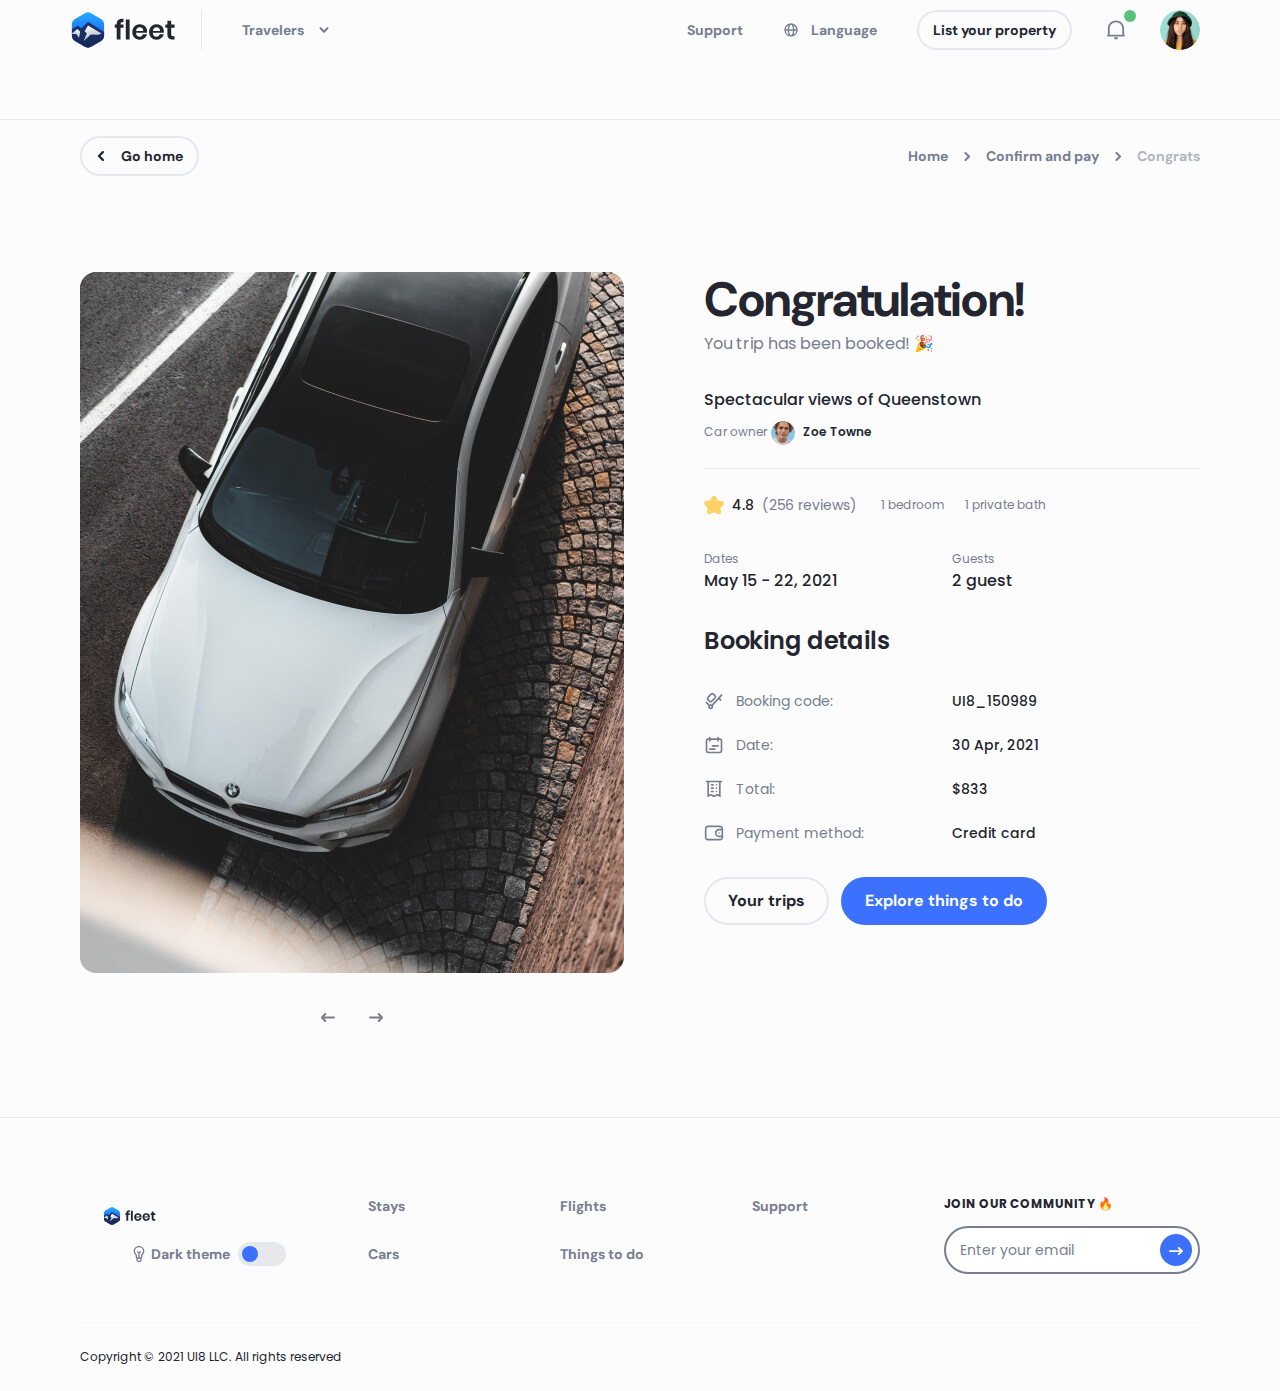
<file: cars-checkout-complete.html>
<!DOCTYPE html>
<html lang="en">
  <head>
    <meta charset="utf-8">
    <title>Fleet</title>
    <meta http-equiv="X-UA-Compatible" content="IE=Edge">
    <meta name="viewport" content="width=device-width, initial-scale=1, maximum-scale=1.0, user-scalable=no">
    <meta name="format-detection" content="telephone=no">
    <link rel="apple-touch-icon" sizes="180x180" href="img/apple-touch-icon.png">
    <link rel="icon" type="image/png" sizes="32x32" href="img/favicon-32x32.png">
    <link rel="icon" type="image/png" sizes="16x16" href="img/favicon-16x16.png">
    <link rel="manifest" href="img/site.webmanifest">
    <link rel="mask-icon" href="img/safari-pinned-tab.svg" color="#5bbad5">
    <meta name="msapplication-TileColor" content="#da532c">
    <meta name="theme-color" content="#ffffff">
    <meta name="description" content="Epic Travel Shopping Design Kit">
    <meta name="twitter:card" content="summary">
    <meta name="twitter:site" content="@ui8">
    <meta name="twitter:title" content="Fleet – Travel Shopping UI Kit">
    <meta name="twitter:description" content="Epic Travel Shopping Design Kit">
    <meta name="twitter:creator" content="@ui8">
    <meta name="twitter:image" content="https://ui8-fleet-html.herokuapp.com/img/twitter-card.jpg">
    <meta property="og:title" content="Fleet – Travel Shopping UI Kit">
    <meta property="og:type" content="Article">
    <meta property="og:url" content="https://ui8.net/ui8/products/fleet--travel-shopping-ui-design-kit">
    <meta property="og:image" content="https://ui8-fleet-html.herokuapp.com/img/fb-og-image.jpg">
    <meta property="og:description" content="Epic Travel Shopping Design Kit">
    <meta property="og:site_name" content="Fleet – Travel Shopping UI Kit">
    <meta property="fb:admins" content="132951670226590">
    <link rel="preconnect" href="https://fonts.gstatic.com">
    <link href="https://fonts.googleapis.com/css2?family=DM+Sans:wght@700&amp;family=Poppins:wght@400;500;600;700&amp;display=swap" rel="stylesheet">
    <link rel="stylesheet" media="all" href="css/app.min.css">
    <script>
      var viewportmeta = document.querySelector('meta[name="viewport"]');
      if (viewportmeta) {
        if (screen.width < 375) {
          var newScale = screen.width / 375;
          viewportmeta.content = 'width=375, minimum-scale=' + newScale + ', maximum-scale=1.0, user-scalable=no, initial-scale=' + newScale + '';
        } else {
          viewportmeta.content = 'width=device-width, maximum-scale=1.0, initial-scale=1.0';
        }
      }
    </script>
  </head>
  <body>
    <script>
      console.log(localStorage.getItem('darkMode'));
      if (localStorage.getItem('darkMode') === "on") {
        document.body.classList.add("dark");
        document.addEventListener("DOMContentLoaded", function() {
          document.querySelector('.js-theme input').checked = true;
        });
      }
    </script>
    <!-- outer-->
    <div class="outer">
      <!-- header-->
      <header class="header js-header header_border">
        <div class="header__center center"><a class="header__logo" href="index.html"><img class="some-icon" src="img/logo-dark.svg" alt="Fleet"><img class="some-icon-dark" src="img/logo-light.svg" alt="Fleet"></a>
          <div class="header__wrapper js-header-wrapper">
            <div class="header__item header__item_dropdown js-header-item">
              <button class="header__head js-header-head">Travelers
                <svg class="icon icon-arrow-down">
                  <use xlink:href="#icon-arrow-down"></use>
                </svg>
              </button>
              <div class="header__body js-header-body">
                <div class="header__menu"><a class="header__link" href="index.html">
                    <svg class="icon icon-comment">
                      <use xlink:href="#icon-comment"></use>
                    </svg>Stays</a><a class="header__link" href="flights.html">
                    <svg class="icon icon-email">
                      <use xlink:href="#icon-email"></use>
                    </svg>Flights</a><a class="header__link" href="things-to-do.html">
                    <svg class="icon icon-home">
                      <use xlink:href="#icon-home"></use>
                    </svg>Things to do</a><a class="header__link active" href="cars.html">
                    <svg class="icon icon-email">
                      <use xlink:href="#icon-email"></use>
                    </svg>Cars</a></div>
              </div>
            </div><a class="header__item" href="support.html">Support</a>
            <div class="header__item header__item_language js-header-item">
              <button class="header__head js-header-head">
                <svg class="icon icon-globe">
                  <use xlink:href="#icon-globe"></use>
                </svg>Language
              </button>
              <div class="header__body js-header-body">
                <div class="header__list"><a class="header__box active" href="#">
                    <div class="header__category">English</div>
                    <div class="header__country">United States</div></a><a class="header__box" href="#">
                    <div class="header__category">Vietnamese</div>
                    <div class="header__country">Vietnamese</div></a><a class="header__box" href="#">
                    <div class="header__category">Français</div>
                    <div class="header__country">Belgique</div></a><a class="header__box" href="#">
                    <div class="header__category">Français</div>
                    <div class="header__country">Canada</div></a></div>
              </div>
            </div><a class="button button-stroke button-small header__button" href="list-your-property.html">List your property</a>
          </div>
          <div class="header__item header__item_notification js-header-item">
            <button class="header__head js-header-head active">
              <svg class="icon icon-notification">
                <use xlink:href="#icon-notification"></use>
              </svg>
            </button>
            <div class="header__body js-header-body">
              <div class="header__title">Notification</div>
              <div class="header__notifications"><a class="header__notification" href="message-center.html">
                  <div class="header__avatar"><img src="img/content/avatar-1.jpg" alt="Avatar"></div>
                  <div class="header__details">
                    <div class="header__subtitle">Kohaku Tora</div>
                    <div class="header__content">just sent you a message</div>
                    <div class="header__date">1 minute ago</div>
                    <div class="header__status" style="background-color: #3B71FE;"></div>
                  </div></a><a class="header__notification" href="message-center.html">
                  <div class="header__avatar"><img src="img/content/avatar-1.jpg" alt="Avatar"></div>
                  <div class="header__details">
                    <div class="header__subtitle">Kohaku Tora</div>
                    <div class="header__content">just sent you a message</div>
                    <div class="header__date">3 hours ago</div>
                    <div class="header__status" style="background-color: #3B71FE;"></div>
                  </div></a></div>
            </div>
          </div><a class="header__login js-popup-open" href="#popup-login" data-effect="mfp-zoom-in">
            <svg class="icon icon-user">
              <use xlink:href="#icon-user"></use>
            </svg></a>
          <div class="header__item header__item_user js-header-item">
            <button class="header__head js-header-head"><img src="img/content/avatar-2.jpg" alt="Avatar"></button>
            <div class="header__body js-header-body">
              <div class="header__group">
                <div class="header__menu"><a class="header__link" href="message-center.html">
                    <svg class="icon icon-comment">
                      <use xlink:href="#icon-comment"></use>
                    </svg>Messages</a><a class="header__link" href="bookings-list.html">
                    <svg class="icon icon-home">
                      <use xlink:href="#icon-home"></use>
                    </svg>Bookings</a><a class="header__link" href="wishlists.html">
                    <svg class="icon icon-email">
                      <use xlink:href="#icon-email"></use>
                    </svg>Wishlists</a></div>
                <div class="header__menu"><a class="header__link" href="list-your-property.html">
                    <svg class="icon icon-building">
                      <use xlink:href="#icon-building"></use>
                    </svg>List your property</a><a class="header__link" href="host-an-experience.html">
                    <svg class="icon icon-flag">
                      <use xlink:href="#icon-flag"></use>
                    </svg>Host an experience</a></div>
              </div>
              <div class="header__btns"><a class="button button-small header__button" href="account-setting.html">Account</a>
                <button class="button-stroke button-small header__button">Log out</button>
              </div>
            </div>
          </div>
          <button class="header__burger js-header-burger"></button>
        </div>
      </header>
      <!-- outer content-->
      <div class="outer__inner">
        <div class="section-mb80 complete">
          <div class="complete__center center">
            <div class="control"><a class="button-stroke button-small control__button" href="cars-checkout.html">
                <svg class="icon icon-arrow-left">
                  <use xlink:href="#icon-arrow-left"></use>
                </svg><span>Go home</span></a>
              <ul class="breadcrumbs">
                <li class="breadcrumbs__item"><a class="breadcrumbs__link" href="cars-product.html">Home</a></li>
                <li class="breadcrumbs__item"><a class="breadcrumbs__link" href="cars-checkout.html">Confirm and pay</a></li>
                <li class="breadcrumbs__item">Congrats</li>
              </ul>
            </div>
            <div class="complete__row">
              <div class="complete__col">
                <div class="complete__wrapper">
                  <div class="complete__slider js-slider-complete">
                    <div class="complete__preview"><img srcSet="img/content/slider-pic-2@2x.jpg 2x" src="img/content/slider-pic-2.jpg" alt="Complete"></div>
                    <div class="complete__preview"><img srcSet="img/content/slider-pic-2@2x.jpg 2x" src="img/content/slider-pic-2.jpg" alt="Complete"></div>
                    <div class="complete__preview"><img srcSet="img/content/slider-pic-2@2x.jpg 2x" src="img/content/slider-pic-2.jpg" alt="Complete"></div>
                  </div>
                </div>
              </div>
              <div class="complete__col">
                <div class="complete__head">
                  <h2 class="complete__title h2">Congratulation!</h2>
                  <div class="complete__info">You trip has been booked! 🎉</div>
                  <div class="complete__subtitle">Spectacular views of Queenstown</div>
                  <div class="complete__author"><span>Car owner</span>
                    <div class="complete__avatar"><img src="img/content/avatar.jpg" alt="Avatar"></div>
                    <div class="complete__man">Zoe Towne</div>
                  </div>
                </div>
                <div class="complete__line">
                  <div class="complete__rating">
                    <svg class="icon icon-star">
                      <use xlink:href="#icon-star"></use>
                    </svg>
                    <div class="complete__number">4.8</div>
                    <div class="complete__reviews">(256 reviews)</div>
                  </div>
                  <div class="complete__parameters">
                    <div class="complete__parameter">1 bedroom</div>
                    <div class="complete__parameter">1 private bath</div>
                  </div>
                </div>
                <div class="complete__list">
                  <div class="complete__item">
                    <div class="complete__details">
                      <div class="complete__category">Dates</div>
                      <div class="complete__value">May 15 - 22, 2021</div>
                    </div>
                  </div>
                  <div class="complete__item">
                    <div class="complete__details">
                      <div class="complete__category">Guests</div>
                      <div class="complete__value">2 guest</div>
                    </div>
                  </div>
                </div>
                <div class="complete__stage">Booking details</div>
                <div class="complete__table">
                  <div class="complete__flex">
                    <div class="complete__cell">
                      <svg class="icon icon-hand-cart">
                        <use xlink:href="#icon-hand-cart"></use>
                      </svg>Booking code:
                    </div>
                    <div class="complete__cell">UI8_150989</div>
                  </div>
                  <div class="complete__flex">
                    <div class="complete__cell">
                      <svg class="icon icon-calendar">
                        <use xlink:href="#icon-calendar"></use>
                      </svg>Date:
                    </div>
                    <div class="complete__cell">30 Apr, 2021</div>
                  </div>
                  <div class="complete__flex">
                    <div class="complete__cell">
                      <svg class="icon icon-receipt">
                        <use xlink:href="#icon-receipt"></use>
                      </svg>Total:
                    </div>
                    <div class="complete__cell">$833</div>
                  </div>
                  <div class="complete__flex">
                    <div class="complete__cell">
                      <svg class="icon icon-wallet">
                        <use xlink:href="#icon-wallet"></use>
                      </svg>Payment method:
                    </div>
                    <div class="complete__cell">Credit card</div>
                  </div>
                </div>
                <div class="complete__btns"><a class="button-stroke complete__button" href="your-trips.html">Your trips</a><a class="button complete__button" href="things-to-do.html">Explore things to do</a></div>
              </div>
            </div>
          </div>
        </div>
      </div>
      <!-- footer-->
      <footer class="footer">
        <div class="footer__center center">
          <div class="footer__row">
            <div class="footer__col"><a class="footer__logo" href="index.html"><img class="some-icon" src="img/logo-dark.svg" alt="Fleet"><img class="some-icon-dark" src="img/logo-light.svg" alt="Fleet"></a>
              <div class="footer__theme">
                <svg class="icon icon-bulb">
                  <use xlink:href="#icon-bulb"></use>
                </svg>Dark theme
                <label class="theme js-theme">
                  <input class="theme__input" type="checkbox"/><span class="theme__inner"><span class="theme__box"></span></span>
                </label>
              </div>
            </div>
            <div class="footer__col">
              <div class="footer__menu"><a class="footer__link" href="index.html">Stays</a><a class="footer__link" href="flights.html">Flights</a><a class="footer__link" href="support.html">Support</a><a class="footer__link" href="cars.html">Cars</a><a class="footer__link" href="things-to-do.html">Things to do</a></div>
            </div>
            <div class="footer__col">
              <div class="footer__info">Join our community 🔥</div>
              <form class="subscription">
                <input class="subscription__input" type="email" name="email" placeholder="Enter your email" required="required"/>
                <button class="subscription__btn">
                  <svg class="icon icon-arrow-next">
                    <use xlink:href="#icon-arrow-next"></use>
                  </svg>
                </button>
              </form>
            </div>
          </div>
          <div class="footer__bottom">
            <div class="footer__copyright">Copyright © 2021 UI8 LLC. All rights reserved</div>
          </div>
        </div>
      </footer>
    </div>
    <div class="popup popup_login mfp-hide" id="popup-login">
      <div class="login">
        <div class="login__item">
          <div class="login__title h3">Sign up on Fleet</div>
          <div class="login__info">Use Your OpenID to Sign up</div>
          <div class="login__btns">
            <button class="button login__button">
              <svg class="icon icon-google">
                <use xlink:href="#icon-google"></use>
              </svg><span>Google</span>
            </button>
            <button class="button-black login__button">
              <svg class="icon icon-apple">
                <use xlink:href="#icon-apple"></use>
              </svg><span>Apple</span>
            </button>
          </div>
          <div class="login__note">Or continue with email</div>
          <div class="subscription">
            <input class="subscription__input" type="email" name="email" placeholder="Enter your email" required>
            <button class="subscription__btn">
              <svg class="icon icon-arrow-next">
                <use xlink:href="#icon-arrow-next"></use>
              </svg>
            </button>
          </div>
          <div class="login__foot">Already have an account? <a class="login__link" href="#">Login</a></div>
        </div>
        <div class="login__item">
          <div class="login__title h3">Sign in</div>
          <div class="login__form">
            <div class="field field_view">
              <div class="field__wrap">
                <input class="field__input" type="password" name="password" placeholder="Password" required>
                <button class="field__view">
                  <svg class="icon icon-eye">
                    <use xlink:href="#icon-eye"></use>
                  </svg>
                </button>
              </div>
            </div>
            <button class="button login__button">Login</button>
          </div>
          <div class="login__foot"><a class="login__password" href="#">Forgot password?</a></div>
        </div>
        <div class="login__item">
          <div class="login__title h3">Let’s confirm it’s really you</div>
          <div class="login__info">Help us secure your account. Please complete the verifications below</div>
          <div class="login__form">
            <div class="login__variants">
              <label class="radio">
                <input class="radio__input" type="radio" name="login" checked="checked"/><span class="radio__inner"><span class="radio__tick"></span><span class="radio__text">Get the code by text message (SM) at +1 234 567 890</span></span>
              </label>
              <label class="radio">
                <input class="radio__input" type="radio" name="login"/><span class="radio__inner"><span class="radio__tick"></span><span class="radio__text">Get the code by email at tranm••••••••••••@gm•••.com</span></span>
              </label>
            </div>
            <button class="button login__button">Continue</button>
          </div>
        </div>
        <div class="login__item">
          <div class="login__title h3">Enter your security code</div>
          <div class="login__info">We texted your code to +1 234 567 890</div>
          <div class="login__form">
            <div class="login__code">
              <div class="login__number">
                <input type="tel">
              </div>
              <div class="login__number">
                <input type="tel">
              </div>
              <div class="login__number">
                <input type="tel">
              </div>
              <div class="login__number">
                <input type="tel">
              </div>
            </div>
          </div>
        </div>
      </div>
    </div>
    <!-- scripts-->
    <script src="js/lib/jquery.min.js"></script>
    <script src="js/lib/slick.min.js"></script>
    <script src="js/lib/jquery.nice-select.min.js"></script>
    <script src="js/lib/share-buttons.js"></script>
    <script src="js/lib/jquery.fancybox.min.js"></script>
    <script src="js/lib/jquery.rateyo.min.js"></script>
    <script src="js/lib/nouislider.min.js"></script>
    <script src="js/lib/wNumb.js"></script>
    <script src="js/lib/jquery.magnific-popup.min.js"></script>
    <script src="js/lib/moment.min.js"></script>
    <script src="js/lib/jquery.daterangepicker.min.js"></script>
    <script src="js/lib/simpleParallax.min.js"></script>
    <script src="js/demo.js"></script>
    <script src="js/app.js"></script>
    <!-- svg sprite-->
    <div style="display: none"><svg width="0" height="0">
<symbol xmlns="http://www.w3.org/2000/svg" viewBox="0 0 16 16" id="icon-arrow-down">
<path d="M10.805 6.362c-.26-.26-.682-.26-.943 0L8 8.224 6.138 6.362c-.26-.26-.682-.26-.943 0s-.26.682 0 .943l2.333 2.333c.26.26.682.26.943 0l2.333-2.333c.26-.26.26-.682 0-.943z"></path>
</symbol>
<symbol xmlns="http://www.w3.org/2000/svg" viewBox="0 0 16 16" id="icon-arrow-bottom">
<path d="M15.039 3.961c-.653-.653-1.713-.653-2.366 0L8 8.634 3.327 3.961c-.653-.653-1.713-.653-2.366 0s-.653 1.713 0 2.366l5.856 5.856c.653.653 1.713.653 2.366 0l5.856-5.856c.653-.653.653-1.713 0-2.366z"></path>
</symbol>
<symbol xmlns="http://www.w3.org/2000/svg" viewBox="0 0 16 16" id="icon-arrow-left">
<path d="M12.207.521a1.78 1.78 0 0 1 0 2.514L7.242 8l4.965 4.965a1.78 1.78 0 0 1 0 2.514 1.78 1.78 0 0 1-2.514 0L3.471 9.257a1.78 1.78 0 0 1 0-2.514L9.693.521a1.78 1.78 0 0 1 2.514 0z"></path>
</symbol>
<symbol xmlns="http://www.w3.org/2000/svg" viewBox="0 0 16 16" id="icon-arrow-right">
<path d="M6.528 5.195c-.26.26-.26.682 0 .943L8.39 8 6.528 9.862c-.26.26-.26.682 0 .943s.682.26.943 0l2.333-2.333c.26-.26.26-.682 0-.943L7.471 5.195c-.26-.26-.682-.26-.943 0z"></path>
</symbol>
<symbol xmlns="http://www.w3.org/2000/svg" viewBox="0 0 16 16" id="icon-email">
<path d="M13.334 2a2 2 0 0 1 1.995 1.851l.005.149v8a2 2 0 0 1-1.851 1.995l-.149.005H2.667a2 2 0 0 1-1.995-1.851L.667 12V4a2 2 0 0 1 1.851-1.995L2.667 2h10.667zm0 1.333H2.667C2.299 3.333 2 3.632 2 4v8c0 .368.298.667.667.667h10.667c.368 0 .667-.298.667-.667V4c0-.368-.298-.667-.667-.667zm-.821 1.573c.236.283.198.703-.085.939L9.281 8.468a2 2 0 0 1-2.561 0L3.574 5.845c-.283-.236-.321-.656-.085-.939s.656-.321.939-.085l3.146 2.622c.247.206.606.206.854 0l3.146-2.622c.283-.236.703-.197.939.085z"></path>
</symbol>
<symbol xmlns="http://www.w3.org/2000/svg" viewBox="0 0 16 16" id="icon-comment">
<path d="M8 1.413c1.643 0 3.124.162 4.203.326 1.127.171 2.019.997 2.213 2.12a17.13 17.13 0 0 1 .25 2.887 17.13 17.13 0 0 1-.25 2.887c-.193 1.123-1.086 1.949-2.213 2.12a28.6 28.6 0 0 1-3.787.323l-4.077 2.409a.67.67 0 0 1-1.006-.574v-2.269c-.902-.3-1.584-1.045-1.75-2.009-.135-.783-.25-1.777-.25-2.887s.115-2.104.25-2.887c.193-1.123 1.086-1.949 2.213-2.12 1.08-.164 2.561-.326 4.203-.326zm0 1.333a27.01 27.01 0 0 0-4.003.311c-.596.091-1.01.506-1.099 1.028a15.8 15.8 0 0 0-.231 2.661 15.8 15.8 0 0 0 .231 2.661c.078.453.395.817.856.97l.913.303v2.063l3.375-1.994.353-.006a27.26 27.26 0 0 0 3.609-.308c.596-.091 1.01-.506 1.099-1.028.125-.724.231-1.641.231-2.661s-.106-1.937-.231-2.661c-.09-.522-.504-.938-1.099-1.028A27.01 27.01 0 0 0 8 2.746zm-.667 4.667c.368 0 .667.298.667.667s-.298.667-.667.667h0-2.667C4.298 8.746 4 8.448 4 8.08s.298-.667.667-.667h0zm4-2.667c.368 0 .667.298.667.667s-.298.667-.667.667h0-6.667C4.298 6.08 4 5.781 4 5.413s.298-.667.667-.667h0z"></path>
</symbol>
<symbol xmlns="http://www.w3.org/2000/svg" viewBox="0 0 16 16" id="icon-home">
<path d="M8.287 1.411c.09.02.177.053.278.102l.086.044.318.184.132.079 2.561 1.543 3.348 2.009c.316.189.418.599.229.915-.17.284-.519.396-.817.277l-.097-.048-.99-.594v6.751c-.001.619-.013.951-.145 1.211-.128.251-.332.455-.583.583-.233.119-.526.141-1.033.144H10v.001H6v-.001H4.428c-.508-.004-.8-.026-1.033-.144-.251-.128-.455-.332-.583-.583-.119-.233-.141-.526-.144-1.033l-.001-6.928-.99.594c-.316.189-.725.087-.915-.229-.17-.284-.105-.644.14-.852l.088-.063 3.344-2.006L6.899 1.82l.451-.263.084-.043c.101-.049.189-.082.279-.102.189-.042.385-.042.574 0zM8 2.721l-.006.003-2.973 1.784L4 5.123l.001 7.651.008.399.005.071.002.018.018.002a6.48 6.48 0 0 0 .469.013H6V10.61a2 2 0 0 1 3.995-.149l.005.149v2.666h1.498l.399-.008.071-.005.018-.002.002-.018c.011-.133.013-.311.014-.608V5.123l-1.025-.618-2.969-1.781L8 2.721zm0 7.223c-.368 0-.667.298-.667.667l-.001 2.666h1.333l.001-2.666c0-.368-.298-.667-.667-.667z"></path>
</symbol>
<symbol xmlns="http://www.w3.org/2000/svg" viewBox="0 0 16 16" id="icon-home-fill">
<path d="M13.333 12.534V5.978l.99.594c.316.189.725.087.915-.229s.087-.725-.229-.915L11.661 3.42 9.1 1.877h0l-.45-.263-.086-.044c-.101-.049-.188-.082-.278-.102-.189-.042-.385-.042-.574 0-.09.02-.178.053-.279.102l-.084.043-.451.263h0L4.334 3.422.99 5.429c-.316.189-.418.599-.229.915s.599.418.915.229l.99-.594v6.556c0 .747 0 1.12.145 1.405.128.251.332.455.583.583.285.145.659.145 1.405.145h1.2v-4a2 2 0 0 1 4 0v4h1.2c.747 0 1.12 0 1.405-.145.251-.128.455-.332.583-.583.145-.285.145-.659.145-1.405z"></path>
</symbol>
<symbol xmlns="http://www.w3.org/2000/svg" viewBox="0 0 16 16" id="icon-globe">
<path d="M8 1.334a6.67 6.67 0 0 1 6.631 5.971l.003.029.033.667a6.67 6.67 0 0 1-13.3.667l-.033-.667c0-.225.011-.447.033-.667h0a6.67 6.67 0 0 1 6.634-6zm1.982 7.334H6.018c.077 1.396.391 2.599.817 3.451.532 1.065 1.021 1.216 1.164 1.216s.632-.151 1.164-1.216c.426-.852.74-2.055.817-3.451zm-5.299 0H2.708c.228 1.831 1.385 3.374 2.983 4.142-.556-1.068-.927-2.52-1.008-4.142zm8.609 0h-1.975c-.081 1.622-.452 3.074-1.009 4.142a5.34 5.34 0 0 0 2.984-4.143zm-7.6-5.476l-.143.071c-1.525.79-2.62 2.295-2.841 4.071h1.975c.08-1.623.452-3.074 1.008-4.143zM8 2.667c-.143 0-.632.151-1.164 1.216-.426.852-.74 2.055-.817 3.452h3.964c-.077-1.396-.391-2.6-.817-3.452-.501-1.002-.963-1.195-1.136-1.214L8 2.667h0zm2.308.524l.049.095c.53 1.059.882 2.473.96 4.048h1.975a5.34 5.34 0 0 0-2.984-4.143z"></path>
</symbol>
<symbol xmlns="http://www.w3.org/2000/svg" viewBox="0 0 16 16" id="icon-bell">
<path d="M8.833 12.861c.368 0 .679.313.516.643-.072.146-.169.281-.289.398-.281.276-.663.431-1.061.431s-.779-.155-1.061-.431a1.47 1.47 0 0 1-.289-.398c-.163-.33.148-.643.516-.643h1.667zM8 1.667c2.982 0 5.4 2.382 5.4 5.321v4.106h.011a.59.59 0 0 1 .589.589.59.59 0 0 1-.589.589H2.589A.59.59 0 0 1 2 11.683a.59.59 0 0 1 .589-.589H2.6V6.988c0-2.939 2.418-5.321 5.4-5.321zm0 1.178c-2.32 0-4.2 1.855-4.2 4.142v4.106h8.4V6.988c0-2.288-1.88-4.142-4.2-4.142z"></path>
</symbol>
<symbol xmlns="http://www.w3.org/2000/svg" viewBox="0 0 16 16" id="icon-flag">
<path d="M3.22 0c.368 0 .667.298.667.667v.666h7.768c1.097 0 1.707 1.239 1.089 2.103l-.077.098L10.553 6l2.113 2.466c.714.833.17 2.103-.888 2.196l-.124.005-7.768-.001v4.667c0 .368-.298.667-.667.667s-.667-.298-.667-.667V.667c0-.368.298-.667.667-.667zm8.434 2.667H3.886v6.667h7.768L8.797 6l2.857-3.333z"></path>
</symbol>
<symbol xmlns="http://www.w3.org/2000/svg" viewBox="0 0 16 16" id="icon-building">
<path d="M7.333 1.333a2 2 0 0 1 2 2v3.333h3.333a2 2 0 0 1 1.995 1.851l.005.149v4a2 2 0 0 1-1.851 1.995l-.149.005H3.333a2 2 0 0 1-2-2V3.333a2 2 0 0 1 2-2h4zm0 1.333h-4c-.335 0-.612.247-.659.568l-.007.099v9.333c0 .335.247.612.568.659l.099.007H4v-.667c0-.335.247-.612.568-.659L4.666 12H6c.335 0 .612.247.659.568l.007.099v.667H8v-10c0-.368-.298-.667-.667-.667zM12.666 8H9.333v5.333h3.333c.368 0 .667-.298.667-.667v-4c0-.368-.298-.667-.667-.667zm-1.333 3.333c.368 0 .667.298.667.667s-.298.667-.667.667-.667-.298-.667-.667.298-.667.667-.667zm0-2c.368 0 .667.298.667.667s-.298.667-.667.667-.667-.298-.667-.667.298-.667.667-.667zM6 9.333c.368 0 .667.298.667.667s-.298.667-.667.667h0-1.333C4.298 10.666 4 10.368 4 10s.298-.667.667-.667h0zm0-2.667c.368 0 .667.298.667.667S6.368 8 6 8H4.666C4.298 8 4 7.701 4 7.333s.298-.667.667-.667H6zM6 4c.368 0 .667.298.667.667s-.298.667-.667.667H4.666c-.368 0-.667-.298-.667-.667S4.298 4 4.666 4H6z"></path>
</symbol>
<symbol xmlns="http://www.w3.org/2000/svg" viewBox="0 0 16 16" id="icon-arrow-next">
<path d="M10.39 3.765c.464-.375 1.187-.349 1.615.057l3.692 3.5a.91.91 0 0 1 0 1.357l-3.692 3.5c-.428.406-1.151.431-1.615.057s-.493-1.007-.065-1.413L12.247 9H1.143C.512 9 0 8.552 0 8s.512-1 1.143-1h11.104l-1.922-1.822c-.428-.406-.399-1.038.065-1.413z"></path>
</symbol>
<symbol xmlns="http://www.w3.org/2000/svg" viewBox="0 0 16 16" id="icon-arrow-prev">
<path d="M5.61 12.235c-.464.375-1.187.349-1.615-.057l-3.692-3.5a.91.91 0 0 1 0-1.357l3.692-3.5c.428-.406 1.151-.431 1.615-.057s.493 1.007.065 1.413L3.753 7h11.104C15.488 7 16 7.448 16 8s-.512 1-1.143 1H3.753l1.922 1.822c.428.406.399 1.038-.065 1.413z"></path>
</symbol>
<symbol xmlns="http://www.w3.org/2000/svg" viewBox="0 0 16 16" id="icon-notification">
<path d="M8.833 12.861c.368 0 .679.313.516.643-.072.146-.169.281-.289.398-.281.276-.663.431-1.061.431s-.779-.155-1.061-.431a1.47 1.47 0 0 1-.289-.398c-.163-.33.148-.643.516-.643h1.667zM8 1.667c2.982 0 5.4 2.382 5.4 5.321v4.106h.011a.59.59 0 0 1 .589.589.59.59 0 0 1-.589.589H2.589A.59.59 0 0 1 2 11.683a.59.59 0 0 1 .589-.589H2.6V6.988c0-2.939 2.418-5.321 5.4-5.321zm0 1.178c-2.32 0-4.2 1.855-4.2 4.142v4.106h8.4V6.988c0-2.288-1.88-4.142-4.2-4.142z"></path>
</symbol>
<symbol xmlns="http://www.w3.org/2000/svg" viewBox="0 0 16 16" id="icon-bulb">
<path d="M7.999 0c2.946 0 5.333 2.388 5.333 5.333 0 1.684-.781 3.186-2 4.164v1.17c0 .591-.256 1.122-.663 1.488L10.668 14a2 2 0 0 1-2 2H7.335a2 2 0 0 1-2-2v-1.841c-.41-.366-.668-.899-.668-1.492v-1.17c-1.219-.977-2-2.479-2-4.164C2.666 2.388 5.054 0 7.999 0zm1.335 12.667l-2.667-.001V14c0 .368.298.667.667.667h1.333c.368 0 .667-.298.667-.667v-1.333h0zM7.999 1.333a4 4 0 0 0-4 4A3.99 3.99 0 0 0 5.5 8.457l.499.4v1.81c0 .368.298.667.667.667h.668V7.609L6.196 6.471c-.26-.26-.26-.682 0-.943s.682-.26.943 0h0L8 6.39l.862-.862c.26-.26.682-.26.943 0s.26.682 0 .943h0L8.667 7.609v3.724h.666c.368 0 .667-.298.667-.667v-1.81l.499-.4a3.99 3.99 0 0 0 1.501-3.123 4 4 0 0 0-4-4z"></path>
</symbol>
<symbol xmlns="http://www.w3.org/2000/svg" viewBox="0 0 16 16" id="icon-coin">
<path d="M8 1.334a6.67 6.67 0 0 1 6.667 6.667A6.67 6.67 0 0 1 8 14.667a6.67 6.67 0 0 1-6.667-6.667A6.67 6.67 0 0 1 8 1.334zm0 1.333c-2.946 0-5.333 2.388-5.333 5.333S5.054 13.334 8 13.334s5.333-2.388 5.333-5.333S10.945 2.667 8 2.667zm0 1.333c.368 0 .667.298.667.667a2 2 0 0 1 2 2c0 .368-.298.667-.667.667s-.667-.298-.667-.667-.298-.667-.667-.667H7.162c-.274 0-.496.222-.496.496 0 .213.137.403.339.47l2.411.804a1.83 1.83 0 0 1-.578 3.564h-.171c0 .368-.298.667-.667.667s-.667-.298-.667-.667a2 2 0 0 1-2-2c0-.368.298-.667.667-.667s.667.298.667.667.298.667.667.667h1.504c.274 0 .496-.222.496-.496 0-.213-.136-.403-.339-.47l-2.411-.804a1.83 1.83 0 0 1 .578-3.564h.171c0-.368.298-.667.667-.667z"></path>
</symbol>
<symbol xmlns="http://www.w3.org/2000/svg" viewBox="0 0 16 16" id="icon-star">
<path d="M9.69 1.529l1.442 2.838 3.238.457c1.517.214 2.211 2.086 1.041 3.192l-2.326 2.198.547 3.098c.28 1.587-1.404 2.653-2.73 1.977L8 13.809l-2.903 1.481c-1.328.678-3.011-.391-2.731-1.976l.547-3.098L.588 8.017C-.582 6.91.114 5.038 1.628 4.824l3.239-.457L6.31 1.529c.697-1.371 2.683-1.372 3.38 0z"></path>
</symbol>
<symbol xmlns="http://www.w3.org/2000/svg" viewBox="0 0 16 16" id="icon-play">
<path d="M1.509 2.463c0-1.71 1.876-2.755 3.33-1.855l8.945 5.538c1.378.853 1.378 2.857 0 3.711l-8.945 5.538c-1.454.899-3.33-.147-3.33-1.856V2.463z"></path>
</symbol>
<symbol xmlns="http://www.w3.org/2000/svg" viewBox="0 0 16 16" id="icon-modem">
<path d="M11.333 1.333c.368 0 .667.298.667.667h0v5.333h.667a2 2 0 0 1 1.995 1.851l.005.149V12a2 2 0 0 1-1.851 1.995l-.149.005-.007.099c-.048.321-.325.568-.659.568-.368 0-.667-.298-.667-.667h0-6.667c0 .368-.298.667-.667.667s-.667-.298-.667-.667h0a2 2 0 0 1-1.995-1.851L1.334 12V9.333a2 2 0 0 1 1.851-1.995l.149-.005H4V4.666C4 4.298 4.299 4 4.667 4s.667.298.667.667h0v2.667h5.333V2c0-.368.298-.667.667-.667zm1.334 7.333H3.334c-.368 0-.667.298-.667.667V12c0 .368.298.667.667.667h9.333c.368 0 .667-.298.667-.667V9.333c0-.368-.298-.667-.667-.667zM4.667 10c.368 0 .667.298.667.667s-.298.667-.667.667S4 11.035 4 10.666 4.299 10 4.667 10zm6.667 0c.368 0 .667.298.667.667s-.298.667-.667.667h0-4c-.368 0-.667-.298-.667-.667S6.965 10 7.333 10h0z"></path>
</symbol>
<symbol xmlns="http://www.w3.org/2000/svg" viewBox="0 0 16 16" id="icon-burger">
<path d="M10.001 2a4.67 4.67 0 0 1 4.667 4.667 1.99 1.99 0 0 1-.257.982c.555.355.923.977.923 1.685a2 2 0 0 1-.923 1.685c.164.289.257.624.257.981a2 2 0 0 1-2 2H3.334a2 2 0 0 1-2-2 1.99 1.99 0 0 1 .257-.981c-.556-.354-.925-.977-.925-1.686a2 2 0 0 1 .925-1.687c-.163-.289-.257-.624-.257-.98A4.67 4.67 0 0 1 6.001 2h4zm2.667 9.333H3.334c-.368 0-.667.299-.667.667 0 .335.247.612.568.659l.099.007h9.333c.368 0 .667-.299.667-.667s-.299-.667-.667-.667zm.665-2.667H2.666c-.368 0-.667.298-.667.667s.298.667.667.667h10.667c.368 0 .667-.298.667-.667s-.298-.667-.667-.667zm-3.332-5.333h-4c-1.841 0-3.333 1.492-3.333 3.333 0 .335.247.612.568.659l.099.007h9.333c.368 0 .667-.298.667-.667 0-1.841-1.492-3.333-3.333-3.333zM5.333 4.667c.368 0 .667.298.667.667S5.701 6 5.333 6s-.667-.298-.667-.667.298-.667.667-.667zm2.667 0c.368 0 .667.298.667.667S8.368 6 7.999 6s-.667-.298-.667-.667.298-.667.667-.667zm2.667 0c.368 0 .667.298.667.667S11.034 6 10.666 6s-.667-.298-.667-.667.298-.667.667-.667z"></path>
</symbol>
<symbol xmlns="http://www.w3.org/2000/svg" viewBox="0 0 16 16" id="icon-check">
<path d="M15.665 2.668c.446.446.446 1.17 0 1.616l-9.143 9.143c-.446.446-1.17.446-1.616 0L.335 8.855c-.446-.446-.446-1.17 0-1.616s1.17-.446 1.616 0l3.763 3.763 8.335-8.335c.446-.446 1.17-.446 1.616 0z"></path>
</symbol>
<symbol xmlns="http://www.w3.org/2000/svg" viewBox="0 0 16 16" id="icon-share">
<path d="M10.702 6.063l1.279.098c.99.104 1.779.806 1.898 1.843.068.591.122 1.444.122 2.663l-.122 2.663c-.118 1.036-.906 1.739-1.896 1.843-.787.083-2.042.161-3.982.161s-3.195-.078-3.982-.161c-.99-.104-1.778-.807-1.896-1.843C2.054 12.739 2 11.886 2 10.667l.122-2.663c.119-1.037.908-1.739 1.897-1.843l1.279-.098c.368-.02.682.263.701.63s-.263.682-.63.701l-1.21.092c-.417.044-.671.3-.713.669-.06.529-.113 1.33-.113 2.511l.113 2.511c.042.369.295.625.711.669C4.887 13.924 6.093 14 8 14l3.842-.154c.416-.044.669-.299.711-.669.06-.529.113-1.33.113-2.511l-.113-2.511c-.042-.369-.296-.625-.713-.669l-1.21-.092c-.368-.02-.65-.334-.63-.701s.334-.65.701-.63zM8.471.862l2.333 2.333c.26.26.26.682 0 .943s-.682.26-.943 0L8.667 2.943v6.391c0 .368-.298.667-.667.667s-.667-.298-.667-.667V2.943L6.138 4.138c-.26.26-.682.26-.943 0s-.26-.682 0-.943L7.529.862c.26-.26.682-.26.943 0z"></path>
</symbol>
<symbol xmlns="http://www.w3.org/2000/svg" viewBox="0 0 16 16" id="icon-more">
<path d="M3.333 6.667A1.34 1.34 0 0 1 4.667 8a1.34 1.34 0 0 1-1.333 1.333A1.34 1.34 0 0 1 2 8a1.34 1.34 0 0 1 1.333-1.333zm9.333 0A1.34 1.34 0 0 1 14 8a1.34 1.34 0 0 1-1.333 1.333A1.34 1.34 0 0 1 11.333 8a1.34 1.34 0 0 1 1.333-1.333zM8 6.667A1.34 1.34 0 0 1 9.333 8 1.34 1.34 0 0 1 8 9.334 1.34 1.34 0 0 1 6.667 8 1.34 1.34 0 0 1 8 6.667zM3.333 6.667A1.34 1.34 0 0 1 4.667 8a1.34 1.34 0 0 1-1.333 1.333A1.34 1.34 0 0 1 2 8a1.34 1.34 0 0 1 1.333-1.333zm9.333 0A1.34 1.34 0 0 1 14 8a1.34 1.34 0 0 1-1.333 1.333A1.34 1.34 0 0 1 11.333 8a1.34 1.34 0 0 1 1.333-1.333zM8 6.667A1.34 1.34 0 0 1 9.333 8 1.34 1.34 0 0 1 8 9.334 1.34 1.34 0 0 1 6.667 8 1.34 1.34 0 0 1 8 6.667z"></path>
</symbol>
<symbol xmlns="http://www.w3.org/2000/svg" viewBox="0 0 16 16" id="icon-heart">
<path d="M11 2.112c2.393 0 4.333 1.94 4.333 4.333 0 4.245-4.647 6.59-6.542 7.37-.511.21-1.071.21-1.582 0-1.896-.78-6.543-3.124-6.543-7.37 0-2.393 1.94-4.333 4.333-4.333a4.32 4.32 0 0 1 3 1.206 4.32 4.32 0 0 1 3-1.206zm0 1.333c-.807 0-1.537.317-2.077.835l-.462.443c-.258.248-.665.248-.923 0l-.462-.443c-.54-.518-1.27-.835-2.077-.835a3 3 0 0 0-3 3c0 1.588.86 2.9 2.101 3.978s2.728 1.794 3.615 2.159a.73.73 0 0 0 .567 0c.888-.365 2.373-1.08 3.615-2.159S14 8.034 14 6.445a3 3 0 0 0-3-3z"></path>
</symbol>
<symbol xmlns="http://www.w3.org/2000/svg" viewBox="0 0 16 16" id="icon-heart-fill">
<path d="M8 3.339a4.32 4.32 0 0 0-3-1.206c-2.393 0-4.333 1.94-4.333 4.333 0 4.246 4.647 6.59 6.543 7.37.511.21 1.071.21 1.582 0 1.896-.78 6.543-3.124 6.543-7.37 0-2.393-1.94-4.333-4.333-4.333a4.32 4.32 0 0 0-3 1.206z"></path>
</symbol>
<symbol xmlns="http://www.w3.org/2000/svg" viewBox="0 0 16 16" id="icon-close">
<path d="M3.528 3.528c.26-.26.682-.26.943 0L8 7.057l3.529-3.529c.26-.26.682-.26.943 0s.26.682 0 .943L8.942 8l3.529 3.529c.26.26.26.682 0 .943s-.682.26-.943 0L8 8.942l-3.529 3.529c-.26.26-.682.26-.943 0s-.26-.682 0-.943L7.057 8 3.528 4.471c-.26-.26-.26-.682 0-.943z"></path>
</symbol>
<symbol xmlns="http://www.w3.org/2000/svg" viewBox="0 0 16 16" id="icon-location">
<path d="M14.349 3.832L10.4 13.31c-.772 1.854-3.489 1.54-3.819-.44l-.493-2.956-2.956-.493c-1.981-.33-2.294-3.047-.44-3.819l9.478-3.949a1.67 1.67 0 0 1 2.18 2.179zm-1.667-.949L3.204 6.833a.67.67 0 0 0 .147 1.273l2.956.493c.562.094 1.002.534 1.096 1.096l.493 2.956a.67.67 0 0 0 1.273.147l3.949-9.478c.114-.275-.161-.55-.436-.436z"></path>
</symbol>
<symbol xmlns="http://www.w3.org/2000/svg" viewBox="0 0 16 16" id="icon-image">
<path d="M8.001 1.334a28.06 28.06 0 0 1 3.639.246c1.464.193 2.588 1.317 2.782 2.782.133 1.007.246 2.266.246 3.639a28.05 28.05 0 0 1-.246 3.639c-.193 1.464-1.317 2.588-2.782 2.782-1.007.133-2.266.246-3.639.246s-2.632-.113-3.639-.246c-1.465-.193-2.588-1.317-2.782-2.782a28.06 28.06 0 0 1-.246-3.639 28.06 28.06 0 0 1 .246-3.639c.193-1.465 1.317-2.588 2.782-2.782a28.06 28.06 0 0 1 3.639-.246zm0 1.333c-1.301 0-2.501.107-3.464.235-.867.114-1.52.768-1.635 1.635-.127.963-.235 2.163-.235 3.464 0 1.055.071 2.043.165 2.892l1.086-1.087a2 2 0 0 1 2.828 0l.114.114c.26.26.682.26.943 0l1.448-1.448a2 2 0 0 1 2.828 0l1.196 1.196-.168 1.718-1.971-1.971c-.26-.26-.682-.26-.943 0l-1.448 1.448a2 2 0 0 1-2.828 0l-.114-.114c-.26-.26-.682-.26-.943 0l-1.605 1.606a1.88 1.88 0 0 0 1.28.745c.963.127 2.163.235 3.464.235a26.72 26.72 0 0 0 3.464-.235c.867-.114 1.52-.768 1.635-1.635.127-.963.235-2.163.235-3.464s-.107-2.501-.235-3.464c-.114-.867-.768-1.52-1.635-1.635-.963-.127-2.163-.235-3.464-.235zm-2.001 2c.736 0 1.333.597 1.333 1.333s-.597 1.333-1.333 1.333-1.333-.597-1.333-1.333.597-1.333 1.333-1.333z"></path>
</symbol>
<symbol xmlns="http://www.w3.org/2000/svg" viewBox="0 0 16 16" id="icon-toilet-paper">
<path d="M11.333 1.333c.952 0 1.799.587 2.378 1.407.542.768.897 1.796.949 2.965l.006.295v6.667a2 2 0 0 1-1.851 1.995l-.149.005h-4a2 2 0 0 1-1.995-1.851l-.005-.149v-2h-2c-1.841 0-3.333-2.089-3.333-4.667s1.492-4.667 3.333-4.667h6.667zm0 1.333H6.999c.29.398.528.869.699 1.392l.027.084.035.117.033.118.039.156.02.085.024.116.077.478.012.114.015.164.006.088.007.126.001.038.001.024L8 6v3.333h0c.368 0 .667.298.667.667s-.298.667-.667.667v2c0 .335.247.612.568.659l.099.007h4c.335 0 .612-.247.659-.568l.007-.099v-2c-.368 0-.667-.298-.667-.667s.298-.667.667-.667h0V6c0-1.043-.299-1.906-.711-2.491-.421-.597-.908-.843-1.289-.843zm-.667 6.667c.368 0 .667.298.667.667s-.298.667-.667.667S10 10.368 10 10s.298-.667.667-.667zm-6-6.667c-.378 0-.846.212-1.272.808S2.666 4.957 2.666 6s.304 1.931.728 2.525.894.808 1.272.808.846-.212 1.272-.808.728-1.482.728-2.525a4.96 4.96 0 0 0-.202-1.42c-.126-.418-.304-.779-.51-1.07-.383-.542-.819-.795-1.182-.837l-.107-.006h0zm0 2c.368 0 .667.597.667 1.333s-.298 1.333-.667 1.333S4 6.736 4 6s.298-1.333.667-1.333z"></path>
</symbol>
<symbol xmlns="http://www.w3.org/2000/svg" viewBox="0 0 16 16" id="icon-credit-card">
<path d="M15.334 12a2 2 0 0 1-1.851 1.995l-.149.005H2.667a2 2 0 0 1-1.995-1.851L.667 12V4a2 2 0 0 1 1.851-1.995L2.667 2h10.667a2 2 0 0 1 1.995 1.851l.005.149v8zM14 6.666H2V12c0 .368.298.667.667.667h10.667c.368 0 .667-.298.667-.667V6.666zM4.334 9.333a1 1 0 1 1 0 2 1 1 0 1 1 0-2zm3.333 0a1 1 0 1 1 0 2 1 1 0 1 1 0-2zm5.667-6H2.667C2.299 3.333 2 3.632 2 4v1.333h12V4c0-.368-.298-.667-.667-.667z"></path>
</symbol>
<symbol xmlns="http://www.w3.org/2000/svg" viewBox="0 0 16 16" id="icon-medical-case">
<path d="M9.333 1.333a2 2 0 0 1 2 2V4H12c1.416 0 2.574 1.104 2.661 2.498l.005.169V12c0 1.416-1.104 2.574-2.498 2.661l-.169.005H4c-1.416 0-2.574-1.104-2.661-2.498L1.333 12V6.666c0-1.416 1.104-2.574 2.498-2.661L4 4h.667 0v-.667a2 2 0 0 1 2-2h2.667zm2.667 4H4c-.736 0-1.333.597-1.333 1.333V12c0 .736.597 1.333 1.333 1.333h8c.736 0 1.333-.597 1.333-1.333V6.666c0-.736-.597-1.333-1.333-1.333zM8 6.666c.368 0 .667.298.667.667h0v1.333H10c.368 0 .667.298.667.667S10.368 10 10 10h0-1.333v1.333c0 .368-.298.667-.667.667s-.667-.298-.667-.667h0V10H6c-.368 0-.667-.298-.667-.667s.298-.667.667-.667h0 1.333V7.333c0-.368.298-.667.667-.667zm1.333-4H6.666c-.368 0-.667.298-.667.667V4h4 0v-.667c0-.368-.298-.667-.667-.667z"></path>
</symbol>
<symbol xmlns="http://www.w3.org/2000/svg" viewBox="0 0 16 16" id="icon-monitor">
<path d="M12 1.333c1.416 0 2.574 1.104 2.661 2.498l.005.169v5.333c0 1.416-1.104 2.574-2.498 2.661L12 12h-2v1.333h.667c.368 0 .667.298.667.667s-.298.667-.667.667H5.333c-.368 0-.667-.298-.667-.667s.298-.667.667-.667H6V12H4c-1.416 0-2.574-1.104-2.661-2.498l-.005-.169V4c0-1.416 1.104-2.574 2.498-2.661L4 1.333h8zM8.666 12H7.333v1.333h1.333V12zM12 2.666H4c-.736 0-1.333.597-1.333 1.333v5.333c0 .736.597 1.333 1.333 1.333h8c.736 0 1.333-.597 1.333-1.333V4c0-.736-.597-1.333-1.333-1.333zm-6 4c.368 0 .667.298.667.667S6.368 8 6 8h0-1.333C4.298 8 4 7.701 4 7.333s.298-.667.667-.667h0zM9.333 4c.368 0 .667.298.667.667s-.298.667-.667.667h0-4.667c-.368 0-.667-.298-.667-.667S4.298 4 4.666 4h0z"></path>
</symbol>
<symbol xmlns="http://www.w3.org/2000/svg" viewBox="0 0 16 16" id="icon-calendar">
<path d="M11.333 1.333c.335 0 .612.247.659.568L12 2l-.001.666h.667a2 2 0 0 1 1.995 1.851l.005.149v8a2 2 0 0 1-1.851 1.995l-.149.005H3.333a2 2 0 0 1-1.995-1.851l-.005-.149v-8a2 2 0 0 1 1.851-1.995l.149-.005h.666L4 2c0-.368.298-.667.667-.667.335 0 .612.247.659.568L5.333 2l-.001.666h5.334V2c0-.368.298-.667.667-.667zM12.666 4l-.667-.001.001.667c0 .368-.298.667-.667.667-.335 0-.612-.247-.659-.568l-.007-.099v-.667H5.332l.001.667c0 .368-.298.667-.667.667-.335 0-.612-.247-.659-.568L4 4.666l-.001-.667L3.333 4c-.368 0-.667.298-.667.667v8c0 .368.298.667.667.667h9.333c.368 0 .667-.298.667-.667v-8c0-.368-.298-.667-.667-.667zm-4 6.667c.368 0 .667.298.667.667 0 .335-.247.612-.568.659L8.666 12h-4C4.298 12 4 11.701 4 11.333c0-.335.247-.612.568-.659l.099-.007h4zM11.333 8c.368 0 .667.298.667.667 0 .335-.247.612-.568.659l-.099.007H6.666c-.368 0-.667-.298-.667-.667 0-.335.247-.612.568-.659L6.666 8h4.667z"></path>
</symbol>
<symbol xmlns="http://www.w3.org/2000/svg" viewBox="0 0 16 16" id="icon-user">
<path d="M8 .668a4 4 0 0 1 4 4c0 1.296-.617 2.449-1.573 3.18 2.104.93 3.573 3.037 3.573 5.487v1.333c0 .368-.298.667-.667.667s-.667-.298-.667-.667v-1.333a4.67 4.67 0 0 0-4.645-4.667H8h0l-.021-.001-.193.006a4.67 4.67 0 0 0-4.453 4.662v1.333c0 .368-.298.667-.667.667S2 15.036 2 14.668v-1.333c0-2.45 1.468-4.557 3.573-5.489C4.617 7.117 4 5.964 4 4.668a4 4 0 0 1 4-4zm0 1.333c-1.473 0-2.667 1.194-2.667 2.667S6.527 7.335 8 7.335s2.667-1.194 2.667-2.667S9.473 2.001 8 2.001z"></path>
</symbol>
<symbol xmlns="http://www.w3.org/2000/svg" viewBox="0 0 16 16" id="icon-plus">
<path d="M8.667 4.667C8.667 4.298 8.368 4 8 4s-.667.298-.667.667v2.667H4.667C4.298 7.333 4 7.632 4 8s.298.667.667.667h2.667v2.667c0 .368.298.667.667.667s.667-.298.667-.667V8.667h2.667c.368 0 .667-.298.667-.667s-.298-.667-.667-.667H8.667V4.667z"></path>
</symbol>
<symbol xmlns="http://www.w3.org/2000/svg" viewBox="0 0 16 16" id="icon-minus">
<path d="M4 8c0-.368.298-.667.667-.667h6.667c.368 0 .667.298.667.667s-.298.667-.667.667H4.667C4.298 8.666 4 8.368 4 8z"></path>
</symbol>
<symbol xmlns="http://www.w3.org/2000/svg" viewBox="0 0 16 16" id="icon-bag">
<path d="M8.5 1.334c1.613 0 2.958 1.145 3.266 2.666h.562a2.67 2.67 0 0 1 2.666 2.633l-.005.2-.333 5.333a2.67 2.67 0 0 1-2.494 2.495l-.168.005h-6.99c-1.352 0-2.479-1.008-2.645-2.333l-.016-.167-.333-5.333a2.67 2.67 0 0 1 2.462-2.825l.2-.008h.562C5.542 2.479 6.887 1.334 8.5 1.334zm3.828 3.999h-.496l.001.667a.67.67 0 0 1-.667.667c-.368 0-.666-.299-.666-.667l-.001-.667h-4L6.5 6c0 .368-.298.667-.667.667S5.167 6.368 5.167 6l-.001-.667h-.494c-.769 0-1.379.649-1.331 1.417l.333 5.333c.044.703.627 1.25 1.331 1.25h6.99c.704 0 1.287-.547 1.331-1.25l.333-5.333c.048-.768-.562-1.417-1.331-1.417zM8.5 2.667A2 2 0 0 0 6.614 4h3.772A2 2 0 0 0 8.5 2.667z"></path>
</symbol>
<symbol xmlns="http://www.w3.org/2000/svg" viewBox="0 0 16 16" id="icon-star-outline">
<path d="M6.339 2.517c.616-1.475 2.706-1.475 3.322 0h0l1.017 2.437 2.639.211c1.598.128 2.245 2.123 1.025 3.164h0l-2.006 1.711.613 2.56c.373 1.556-1.319 2.789-2.686 1.957h0L8 13.179l-2.264 1.377c-1.367.832-3.059-.401-2.686-1.957h0l.613-2.56-2.006-1.711C.438 7.288 1.084 5.292 2.682 5.165h0l2.639-.211zm1.23.514L6.348 5.956c-.067.161-.219.271-.393.285l-3.166.253a.47.47 0 0 0-.266.82l2.41 2.056c.133.114.192.293.151.464l-.737 3.076a.47.47 0 0 0 .696.507l2.714-1.651c.149-.091.336-.091.485 0l2.714 1.651a.47.47 0 0 0 .696-.507l-.737-3.076c-.041-.171.017-.35.151-.464l2.41-2.056a.47.47 0 0 0-.266-.82l-3.166-.253c-.174-.014-.326-.124-.393-.285L8.43 3.031a.47.47 0 0 0-.861 0z"></path>
</symbol>
<symbol xmlns="http://www.w3.org/2000/svg" viewBox="0 0 16 16" id="icon-instagram">
<path d="M10.666 1.333a4 4 0 0 1 3.995 3.8l.005.2v5.333a4 4 0 0 1-3.8 3.995l-.2.005H5.333a4 4 0 0 1-3.995-3.8l-.005-.2V5.333a4 4 0 0 1 3.8-3.995l.2-.005h5.333zm0 1.333H5.333c-1.473 0-2.667 1.194-2.667 2.667v5.333c0 1.473 1.194 2.667 2.667 2.667h5.333c1.473 0 2.667-1.194 2.667-2.667V5.333c0-1.473-1.194-2.667-2.667-2.667zm-2.666 2c1.841 0 3.333 1.492 3.333 3.333s-1.492 3.333-3.333 3.333S4.667 9.841 4.667 8 6.16 4.667 8.001 4.667zm0 1.333a2 2 0 1 0 0 4 2 2 0 1 0 0-4zm3.333-2c.368 0 .667.298.667.667s-.298.667-.667.667-.667-.298-.667-.667.298-.667.667-.667z"></path>
</symbol>
<symbol xmlns="http://www.w3.org/2000/svg" viewBox="0 0 16 16" id="icon-facebook">
<path d="M8 1.333A6.67 6.67 0 0 1 14.666 8 6.67 6.67 0 0 1 8 14.666 6.67 6.67 0 0 1 1.333 8 6.67 6.67 0 0 1 8 1.333zm0 1.333C5.054 2.666 2.666 5.054 2.666 8c0 2.485 1.699 4.573 3.999 5.165V9.333H6c-.368 0-.667-.298-.667-.667S5.631 8 6 8h0 .667V6.667a2 2 0 0 1 2-2h0 .667c.368 0 .667.298.667.667S9.701 6 9.333 6h0-.667C8.298 6 8 6.298 8 6.667h0V8h1.333c.368 0 .667.298.667.667s-.298.667-.667.667h0H8v4h0c2.946 0 5.333-2.388 5.333-5.333S10.945 2.666 8 2.666z"></path>
</symbol>
<symbol xmlns="http://www.w3.org/2000/svg" viewBox="0 0 16 16" id="icon-twitter">
<path d="M10.334 2c.508 0 1.057.117 1.511.265.233.076.505.181.768.32h0l.993-.198c1.142-.228 2.048.957 1.527 1.999h0l-.751 1.503C14.893 10.281 11.23 14 6.667 14c-2.945 0-4.709-1.094-5.681-2.456-.679-.952.032-2.208 1.135-2.211l.151-.001a6.57 6.57 0 0 1-.754-1.324c-.578-1.36-.755-3.042-.111-4.462.457-1.007 1.757-1.065 2.371-.29.366.462 1.015.989 1.817 1.404.354.183.715.333 1.069.445.038-.249.096-.508.185-.766.191-.561.54-1.171 1.159-1.635C8.633 2.234 9.421 2 10.334 2zm0 1.333c-2.723 0-2.425 2.747-2.347 3.254.006.042-.025.08-.067.079-1.939-.034-4.167-1.294-5.187-2.581-.031-.039-.091-.033-.112.012-.892 1.968.364 5.117 2.575 5.86.054.018.065.09.016.119-.948.555-2.386.588-3.087.59-.053 0-.084.059-.054.103.689.965 2.02 1.898 4.596 1.898 3.992 0 6.988-3.32 6.337-6.978-.002-.014 0-.029.006-.042h0l.929-1.858c.025-.05-.018-.106-.073-.095h0l-1.498.3a.07.07 0 0 1-.061-.017c-.356-.325-1.324-.642-1.974-.642z"></path>
</symbol>
<symbol xmlns="http://www.w3.org/2000/svg" viewBox="0 0 16 16" id="icon-pinterest">
<path d="M8 1.333A6.67 6.67 0 0 1 14.666 8 6.67 6.67 0 0 1 8 14.666 6.67 6.67 0 0 1 1.333 8 6.67 6.67 0 0 1 8 1.333zm0 1.333C5.054 2.666 2.666 5.054 2.666 8c0 2.151 1.274 4.005 3.109 4.849l.702-2.524.88-3.17c.099-.355.466-.562.821-.464s.562.466.464.821l-.702 2.526c.834.177 1.419.026 1.811-.233.495-.327.813-.914.893-1.61s-.091-1.428-.481-1.969c-.375-.522-.969-.892-1.831-.892-1.281 0-2.043.554-2.415 1.236-.387.71-.4 1.645.011 2.466.165.329.031.73-.298.894s-.73.031-.894-.298c-.589-1.179-.602-2.577.011-3.701C5.376 4.779 6.614 4 8.333 4c1.305 0 2.295.588 2.913 1.446.604.839.836 1.909.723 2.9s-.585 1.977-1.483 2.57c-.766.506-1.752.668-2.903.407l-.535 1.925c.309.056.627.085.951.085 2.946 0 5.333-2.388 5.333-5.333S10.945 2.666 8 2.666z"></path>
</symbol>
<symbol xmlns="http://www.w3.org/2000/svg" viewBox="0 0 16 16" id="icon-smile">
<path d="M8 1.333A6.67 6.67 0 0 1 14.666 8 6.67 6.67 0 0 1 8 14.666 6.67 6.67 0 0 1 1.333 8 6.67 6.67 0 0 1 8 1.333zm0 1.333C5.054 2.666 2.666 5.054 2.666 8S5.054 13.333 8 13.333 13.333 10.945 13.333 8 10.945 2.666 8 2.666zm2.019 6.51c.087-.358.447-.578.805-.491s.578.447.491.805c-.175.724-.605 1.363-1.209 1.815S8.76 12 8 12s-1.503-.243-2.106-.695S4.86 10.214 4.685 9.49c-.087-.358.133-.718.491-.805s.718.133.805.491c.1.412.347.788.713 1.062A2.18 2.18 0 0 0 8 10.666a2.18 2.18 0 0 0 1.306-.428c.366-.274.613-.65.713-1.062zM6 5.333a1.27 1.27 0 0 1 .898.382 1.57 1.57 0 0 1 .425.832c.066.362-.175.709-.537.775s-.709-.175-.775-.537c-.003-.016-.007-.031-.011-.044-.004.013-.008.028-.011.044-.066.362-.413.603-.775.537s-.603-.413-.537-.775c.055-.306.196-.603.425-.832A1.27 1.27 0 0 1 6 5.333zm4 0a1.27 1.27 0 0 1 .898.382 1.57 1.57 0 0 1 .425.832c.066.362-.175.709-.537.775s-.709-.175-.775-.537c-.003-.016-.007-.031-.011-.044-.004.013-.008.028-.011.044-.066.362-.413.603-.775.537s-.603-.413-.537-.775a1.57 1.57 0 0 1 .425-.832A1.27 1.27 0 0 1 10 5.333z"></path>
</symbol>
<symbol xmlns="http://www.w3.org/2000/svg" viewBox="0 0 16 16" id="icon-smile-fill">
<path d="M8,0 C12.41824,0 16,3.58172 16,8 C16,12.418312 12.41824,16 8,16 C3.58172,16 0,12.418312 0,8 C0,3.58172 3.58172,0 8,0 Z M10.42264,9.411832 C10.30312,9.905912 10.006,10.357432 9.56736,10.686472 C9.12784,11.016072 8.57536,11.199992 8.00016,11.199992 C7.42496,11.199992 6.87248,11.016072 6.43304,10.686472 C5.994408,10.357432 5.697288,9.905912 5.577744,9.411832 C5.473832,8.982392 5.041472,8.718552 4.61204,8.822472 C4.1826,8.926392 3.918712,9.358712 4.022624,9.788152 C4.232952,10.657352 4.748832,11.423272 5.473032,11.966472 C6.1964,12.508952 7.0876,12.799992 8.00016,12.799992 C8.9128,12.799992 9.804,12.508952 10.52736,11.966472 C11.25152,11.423272 11.76744,10.657352 11.97776,9.788152 C12.08168,9.358712 11.81776,8.926392 11.38832,8.822472 C10.95888,8.718552 10.52656,8.982392 10.42264,9.411832 Z M5.599864,4.8 C5.178392,4.8 4.80044,4.980792 4.522392,5.25884 C4.247976,5.533248 4.079296,5.890288 4.01272,6.257152 C3.933824,6.691912 4.22228,7.108232 4.657008,7.187112 C5.091736,7.266072 5.508112,6.977592 5.587008,6.542872 C5.590512,6.523512 5.594928,6.506072 5.599864,6.490472 C5.604792,6.506072 5.609208,6.523512 5.61272,6.542872 C5.691616,6.977592 6.107984,7.266072 6.54272,7.187112 C6.97744,7.108232 7.26592,6.691912 7.18704,6.257152 C7.1204,5.890288 6.95176,5.533248 6.67736,5.25884 C6.399288,4.980792 6.021328,4.8 5.599864,4.8 Z M10.39984,4.8 C9.9784,4.8 9.6004,4.980792 9.3224,5.25884 C9.048,5.533248 8.87928,5.890288 8.81272,6.257152 C8.73384,6.691912 9.02232,7.108232 9.45704,7.187112 C9.89176,7.266072 10.30808,6.977592 10.38704,6.542872 C10.39048,6.523512 10.39496,6.506072 10.39984,6.490472 C10.4048,6.506072 10.4092,6.523512 10.41272,6.542872 C10.4916,6.977592 10.908,7.266072 11.34272,7.187112 C11.77744,7.108232 12.06592,6.691912 11.98704,6.257152 C11.9204,5.890288 11.75176,5.533248 11.47736,5.25884 C11.19928,4.980792 10.82136,4.8 10.39984,4.8 Z"></path>
</symbol>
<symbol xmlns="http://www.w3.org/2000/svg" viewBox="0 0 16 16" id="icon-edit">
<path d="M13.283 14c.368 0 .667.298.667.667s-.299.667-.667.667H2.617c-.368 0-.667-.298-.667-.667S2.248 14 2.617 14h10.667zM12.031 1.138l1.448 1.448a2 2 0 0 1 0 2.828l-6.862 6.862c-.25.25-.589.39-.943.39H3.283c-.736 0-1.333-.597-1.333-1.333V8.943c0-.354.14-.693.391-.943l6.862-6.862a2 2 0 0 1 2.828 0zM3.617 8.609l-.333.333v2.391h2.391L6.007 11l-2.391-2.39zm5-5L4.56 7.666l2.391 2.39L11.007 6 8.617 3.609zm1.529-1.529l-.586.586 2.39 2.391.586-.586c.26-.26.26-.682 0-.943l-1.448-1.448c-.26-.26-.682-.26-.943 0z"></path>
</symbol>
<symbol xmlns="http://www.w3.org/2000/svg" viewBox="0 0 16 16" id="icon-hand-cart">
<path d="M13.51 2.881c.25-.271.672-.287.942-.038s.287.672.038.942h0l-1.588 1.721c-.121.131-.117.335.009.462h0l.894.894c.26.26.26.682 0 .943s-.682.26-.943 0h0l-.837-.837c-.134-.134-.352-.13-.481.01h0l-4.423 4.792a1.99 1.99 0 0 1 .212.898 2 2 0 1 1-4 0 1.99 1.99 0 0 1 .195-.862l-2-2c-.26-.26-.26-.682 0-.943s.682-.26.943 0l2 1.999a1.99 1.99 0 0 1 .862-.195c.294 0 .573.063.825.177zM5.333 12c-.368 0-.667.298-.667.667s.298.667.667.667.667-.298.667-.667S5.701 12 5.333 12zm2.748-9.919l1.172 1.172a2 2 0 0 1 0 2.828L6.747 8.586a2 2 0 0 1-2.828 0L2.747 7.414a2 2 0 0 1 0-2.828l2.505-2.505a2 2 0 0 1 2.828 0zm-1.886.943L3.69 5.528c-.26.26-.26.682 0 .943l1.172 1.172c.26.26.682.26.943 0l2.505-2.505c.26-.26.26-.682 0-.943L7.138 3.024c-.26-.26-.682-.26-.943 0z"></path>
</symbol>
<symbol xmlns="http://www.w3.org/2000/svg" viewBox="0 0 16 16" id="icon-wallet">
<path d="M12.667 2c1.416 0 2.574 1.104 2.661 2.498l.005.169v6.667c0 1.416-1.104 2.574-2.498 2.661l-.169.005H3.334C1.918 14 .759 12.896.672 11.502l-.005-.169V4.667c0-1.416 1.104-2.574 2.498-2.661L3.334 2h9.333zm0 1.333H3.334C2.597 3.333 2 3.93 2 4.667v6.667c0 .736.597 1.333 1.333 1.333h9.333c.736 0 1.333-.597 1.333-1.333h-2c-1.841 0-3.333-1.492-3.333-3.333S10.159 4.667 12 4.667h2c0-.736-.597-1.333-1.333-1.333zM14 6h-2a2 2 0 0 0 0 4h2V6zm-2 1.333c.368 0 .667.298.667.667s-.298.667-.667.667-.667-.298-.667-.667.298-.667.667-.667z"></path>
</symbol>
<symbol xmlns="http://www.w3.org/2000/svg" viewBox="0 0 16 16" id="icon-receipt">
<path d="M14 1.333c.368 0 .667.298.667.667s-.298.667-.667.667h-.667v11.461c0 .248-.261.409-.482.298l-1.886-.943c-.188-.094-.409-.094-.596 0l-1.474.737a2 2 0 0 1-1.789 0l-1.474-.737c-.188-.094-.409-.094-.596 0l-1.886.943c-.222.111-.482-.05-.482-.298L2.666 2.666H2c-.368 0-.667-.298-.667-.667s.298-.667.667-.667h12zm-2.333 1.333H4.333C4.149 2.666 4 2.816 4 3v9.019c0 .225.237.372.439.271a2 2 0 0 1 1.789 0l1.474.737c.188.094.409.094.596 0l1.474-.737a2 2 0 0 1 1.789 0c.202.101.439-.046.439-.271V3c0-.184-.149-.333-.333-.333zM7.333 9.333c.368 0 .667.298.667.667s-.298.667-.667.667H6c-.368 0-.667-.298-.667-.667s.298-.667.667-.667h1.333zm2.667 0c.368 0 .667.298.667.667s-.298.667-.667.667-.667-.298-.667-.667.298-.667.667-.667zM7.333 6.666c.368 0 .667.298.667.667S7.701 8 7.333 8H6c-.368 0-.667-.298-.667-.667s.298-.667.667-.667h1.333zm2.667 0c.368 0 .667.298.667.667S10.368 8 10 8s-.667-.298-.667-.667.298-.667.667-.667zM7.333 4c.368 0 .667.298.667.667s-.298.667-.667.667h0H6c-.368 0-.667-.298-.667-.667S5.631 4 6 4h0zM10 4c.368 0 .667.298.667.667s-.298.667-.667.667-.667-.298-.667-.667S9.631 4 10 4z"></path>
</symbol>
<symbol xmlns="http://www.w3.org/2000/svg" viewBox="0 0 16 16" id="icon-close-circle">
<path d="M8 1.334a6.67 6.67 0 0 1 6.667 6.667A6.67 6.67 0 0 1 8 14.667a6.67 6.67 0 0 1-6.667-6.667A6.67 6.67 0 0 1 8 1.334zm0 1.333c-2.946 0-5.333 2.388-5.333 5.333S5.054 13.334 8 13.334s5.333-2.388 5.333-5.333S10.945 2.667 8 2.667zm2.471 2.862c.26.26.26.682 0 .943L8.943 8.001l1.529 1.529c.26.26.26.682 0 .943s-.682.26-.943 0L8 8.943l-1.529 1.529c-.26.26-.682.26-.943 0s-.26-.682 0-.943l1.529-1.529-1.529-1.529c-.26-.26-.26-.682 0-.943s.682-.26.943 0L8 7.058l1.529-1.529c.26-.26.682-.26.943 0z"></path>
</symbol>
<symbol xmlns="http://www.w3.org/2000/svg" viewBox="0 0 16 16" id="icon-close-circle-fill">
<path d="M8 1.333A6.67 6.67 0 0 1 14.666 8 6.67 6.67 0 0 1 8 14.666 6.67 6.67 0 0 1 1.333 8 6.67 6.67 0 0 1 8 1.333zm1.529 4.195L8 7.057 6.471 5.528c-.26-.26-.682-.26-.943 0s-.26.682 0 .943L7.057 8 5.528 9.528c-.26.26-.26.682 0 .943s.682.26.943 0L8 8.942l1.529 1.529c.26.26.682.26.943 0s.26-.682 0-.943L8.942 8l1.529-1.529c.26-.26.26-.682 0-.943s-.682-.26-.943 0z"></path>
</symbol>
<symbol xmlns="http://www.w3.org/2000/svg" viewBox="0 0 16 16" id="icon-search">
<path d="M6.667 1.334c2.945 0 5.333 2.388 5.333 5.333a5.31 5.31 0 0 1-1.12 3.27l3.592 3.592c.26.26.26.682 0 .943s-.682.26-.943 0l-3.591-3.592a5.31 5.31 0 0 1-3.27 1.12c-2.946 0-5.333-2.388-5.333-5.333s2.388-5.333 5.333-5.333zm0 1.333a4 4 0 1 0 0 8 4 4 0 1 0 0-8z"></path>
</symbol>
<symbol xmlns="http://www.w3.org/2000/svg" viewBox="0 0 16 16" id="icon-plus-circle">
<path d="M8 1.333A6.67 6.67 0 0 1 14.666 8 6.67 6.67 0 0 1 8 14.666 6.67 6.67 0 0 1 1.333 8 6.67 6.67 0 0 1 8 1.333zm0 1.333C5.054 2.666 2.666 5.054 2.666 8S5.054 13.333 8 13.333 13.333 10.945 13.333 8 10.945 2.666 8 2.666zM8 4c.368 0 .667.298.667.667v2.667h2.667c.368 0 .667.298.667.667s-.298.667-.667.667H8.666v2.667c0 .368-.298.667-.667.667s-.667-.298-.667-.667V8.666H4.666C4.298 8.666 4 8.368 4 8s.298-.667.667-.667h2.667V4.666C7.333 4.298 7.631 4 8 4z"></path>
</symbol>
<symbol xmlns="http://www.w3.org/2000/svg" viewBox="0 0 16 16" id="icon-minus-circle">
<path d="M8 1.333A6.67 6.67 0 0 1 14.666 8 6.67 6.67 0 0 1 8 14.666 6.67 6.67 0 0 1 1.333 8 6.67 6.67 0 0 1 8 1.333zm0 1.333C5.054 2.666 2.666 5.054 2.666 8S5.054 13.333 8 13.333 13.333 10.945 13.333 8 10.945 2.666 8 2.666zm3.333 4.667c.368 0 .667.298.667.667s-.298.667-.667.667h0-6.667C4.298 8.666 4 8.368 4 8s.298-.667.667-.667h0z"></path>
</symbol>
<symbol xmlns="http://www.w3.org/2000/svg" viewBox="0 0 16 16" id="icon-upload-file">
<path d="M10.229.667c.707 0 1.386.281 1.886.781l1.105 1.105c.5.5.781 1.178.781 1.886v8.229c0 1.473-1.194 2.667-2.667 2.667H4.667C3.194 15.334 2 14.14 2 12.667V3.334C2 1.861 3.194.667 4.667.667h5.562zM9.333 2H4.667c-.693 0-1.263.529-1.327 1.205l-.006.128v9.333c0 .693.529 1.263 1.205 1.327l.128.006h6.667c.693 0 1.263-.529 1.327-1.205l.006-.128V5.334h-1.333a2 2 0 0 1-1.995-1.851l-.005-.149V2zM7.745 6.051c.242-.1.53-.052.727.145h0l2 2c.26.26.26.682 0 .943s-.682.26-.943 0h0l-.862-.862v3.057c0 .368-.298.667-.667.667s-.667-.298-.667-.667h0V8.276l-.862.862c-.26.26-.682.26-.943 0s-.26-.682 0-.943h0l2-2c.064-.064.138-.112.216-.145zm2.922-3.977v1.259c0 .368.298.667.667.667h1.259c-.065-.188-.173-.361-.317-.505l-1.105-1.105c-.144-.144-.317-.251-.505-.317z"></path>
</symbol>
<symbol xmlns="http://www.w3.org/2000/svg" viewBox="0 0 16 16" id="icon-pencil">
<path d="M12.885 2.219l.895.895c1.041 1.041 1.041 2.73 0 3.771l-6.565 6.565c-.359.359-.812.608-1.307.718l-2.174.483a2 2 0 0 1-2.386-2.386l.483-2.174c.11-.495.359-.948.718-1.307l6.565-6.565c1.041-1.041 2.73-1.041 3.771 0zM3.471 9.748c-.168.176-.286.395-.338.633l-.483 2.174c-.106.476.319.901.795.795l2.174-.483c.238-.053.457-.17.633-.338L3.471 9.748zm4.666-4.667L4.414 8.805l2.781 2.781 3.724-3.724-2.781-2.781zm3.805-1.919c-.521-.521-1.365-.521-1.886 0h0l-.976.976 2.781 2.781.976-.976c.521-.521.521-1.365 0-1.886h0z"></path>
</symbol>
<symbol xmlns="http://www.w3.org/2000/svg" viewBox="0 0 16 16" id="icon-route">
<path d="M10.334 1.335a3 3 0 0 1 3 3v4.333c0 .368-.298.667-.667.667s-.667-.298-.667-.667V4.335c0-.92-.746-1.667-1.667-1.667s-1.667.746-1.667 1.667v7.333a3 3 0 1 1-6 0v-5c0-.368.298-.667.667-.667s.667.298.667.667v5c0 .92.746 1.667 1.667 1.667s1.667-.746 1.667-1.667V4.335a3 3 0 0 1 3-3zm2.333 9.331a2 2 0 1 1 0 4 2 2 0 1 1 0-4zm0 1.333c-.368 0-.667.298-.667.667s.298.667.667.667.667-.298.667-.667-.298-.667-.667-.667zM3.91 1.653l1.173 2.01a.67.67 0 0 1-.576 1.003H2.162a.67.67 0 0 1-.576-1.003l1.173-2.01a.67.67 0 0 1 1.152 0z"></path>
</symbol>
<symbol xmlns="http://www.w3.org/2000/svg" viewBox="0 0 16 16" id="icon-tick">
<path d="M11.862 4.862c.26-.26.682-.26.943 0 .24.24.259.618.055.88l-.055.063-5.333 5.333c-.24.24-.618.259-.88.055l-.063-.055-2.667-2.667c-.26-.26-.26-.682 0-.943.24-.24.618-.259.88-.055l.063.055L7 9.723l4.862-4.861z"></path>
</symbol>
<symbol xmlns="http://www.w3.org/2000/svg" viewBox="0 0 16 16" id="icon-lock">
<path d="M7.999.668c1.841 0 3.333 1.492 3.333 3.333l-.001 2.113.023.003a2.92 2.92 0 0 1 2.571 2.703L14 10.667l-.074 1.847a2.92 2.92 0 0 1-2.747 2.719l-3.179.1a50.36 50.36 0 0 1-3.179-.1 2.92 2.92 0 0 1-2.747-2.719L2 10.667l.074-1.847a2.92 2.92 0 0 1 2.592-2.705V4.001C4.666 2.16 6.158.668 7.999.668zM8 7.333l-3.094.098c-.816.052-1.443.674-1.502 1.484l-.071 1.751.071 1.751c.059.81.686 1.432 1.502 1.484L8 14l3.094-.098c.816-.052 1.443-.674 1.502-1.484l.071-1.751-.071-1.751c-.059-.81-.686-1.432-1.502-1.484L8 7.333zm-.001 1.335c.736 0 1.333.597 1.333 1.333 0 .494-.268.924-.667 1.155h0v.845c0 .368-.298.667-.667.667s-.667-.299-.667-.667h0v-.845c-.399-.231-.667-.662-.667-1.155 0-.736.597-1.333 1.333-1.333zm0-6.667a2 2 0 0 0-2 2L5.998 6.04 8 6l2.001.04-.002-2.038a2 2 0 0 0-2-2z"></path>
</symbol>
<symbol xmlns="http://www.w3.org/2000/svg" viewBox="0 0 16 16" id="icon-marker">
<path d="M8 .667a6 6 0 0 1 6 6c0 3.661-3.217 6.786-4.94 8.197-.625.512-1.496.512-2.121 0C5.217 13.453 2 10.328 2 6.667a6 6 0 0 1 6-6zM8 2a4.67 4.67 0 0 0-4.667 4.667c0 1.442.638 2.867 1.572 4.163.927 1.286 2.066 2.337 2.879 3.003.133.109.298.109.431 0 .813-.665 1.952-1.716 2.879-3.003.934-1.296 1.572-2.721 1.572-4.163A4.67 4.67 0 0 0 8 2zm0 2c1.473 0 2.667 1.194 2.667 2.667S9.473 9.334 8 9.334 5.333 8.14 5.333 6.667 6.527 4 8 4zm0 1.333c-.736 0-1.333.597-1.333 1.333S7.264 8 8 8s1.333-.597 1.333-1.333S8.736 5.334 8 5.334z"></path>
</symbol>
<symbol xmlns="http://www.w3.org/2000/svg" viewBox="0 0 16 16" id="icon-car">
<path d="M11.039 2c.42 0 .829.132 1.169.377.292.21.521.495.663.823l.064.167.912 2.737c.44.185.761.599.812 1.093l.007.136v3.333a1.33 1.33 0 0 1-.693 1.162l.016.064h0l.01.066v1.375c0 .177-.07.346-.195.471-.1.1-.229.165-.366.187l-.105.008h-.667c-.177 0-.346-.07-.471-.195-.1-.1-.165-.229-.187-.366L12 13.333V12H4v1.333c0 .177-.07.346-.195.471-.1.1-.229.165-.366.187L3.333 14h-.667c-.177 0-.346-.07-.471-.195-.1-.1-.165-.229-.187-.366L2 13.333v-1.375c0-.046.017-.086.026-.13-.37-.205-.635-.576-.684-1.014l-.008-.148V7.333c0-.263.078-.519.224-.738.116-.175.272-.319.454-.422l.141-.069.912-2.737c.132-.398.387-.745.727-.99.292-.21.634-.337.99-.369L4.96 2h6.079zm2.294 5.333H2.666v3.333h10.668l-.001-3.333zm-9 .667a1 1 0 1 1 0 2 1 1 0 1 1 0-2zm7.333 0a1 1 0 1 1 0 2 1 1 0 1 1 0-2zm-.628-4.667H4.96c-.14 0-.276.044-.39.126-.085.061-.154.142-.202.234l-.041.096L3.591 6h8.817l-.737-2.211c-.091-.273-.345-.456-.633-.456z"></path>
</symbol>
<symbol xmlns="http://www.w3.org/2000/svg" viewBox="0 0 16 16" id="icon-circle-and-square">
<path d="M13.334 5.334c.736 0 1.333.597 1.333 1.333v6.667c0 .736-.597 1.333-1.333 1.333H6.667c-.736 0-1.333-.597-1.333-1.333v-.998a.35.35 0 0 1 .371-.343l.296.007a6 6 0 0 0 6-6l-.007-.296a.35.35 0 0 1 .343-.371h.998zm-7.333-4a4.67 4.67 0 0 1 4.667 4.667 4.67 4.67 0 0 1-4.667 4.667 4.67 4.67 0 0 1-4.667-4.667 4.67 4.67 0 0 1 4.667-4.667z"></path>
</symbol>
<symbol xmlns="http://www.w3.org/2000/svg" viewBox="0 0 16 16" id="icon-pen">
<path d="M14.11 9.444c.491.491.491 1.287 0 1.778l-2.889 2.889c-.491.491-1.287.491-1.778 0a.63.63 0 0 1 0-.889l3.778-3.778a.63.63 0 0 1 .889 0zM3.027 1.584l.067.001 5.43.776a4 4 0 0 1 3.059 2.268h0l1.22 2.615c.118.254.066.555-.133.753h0L7.997 12.67c-.198.198-.499.251-.753.133h0l-2.615-1.22a4 4 0 0 1-2.268-3.059h0l-.776-5.43c-.034-.237.243-.323.412-.153h0l3.912 3.912c.084.084.114.207.1.325-.006.051-.009.104-.009.157 0 .736.597 1.333 1.333 1.333s1.333-.597 1.333-1.333S8.07 6 7.333 6a1.35 1.35 0 0 0-.157.009.39.39 0 0 1-.325-.1h0L2.94 1.997c-.169-.169-.084-.446.153-.412z"></path>
</symbol>
<symbol xmlns="http://www.w3.org/2000/svg" viewBox="0 0 16 16" id="icon-lightning">
<path d="M2.764 8.943L9.002.307a.67.67 0 0 1 1.198.5L9.334 6h3.363a.67.67 0 0 1 .54 1.057L7 15.694a.67.67 0 0 1-1.198-.5L6.668 10H3.305a.67.67 0 0 1-.54-1.057z"></path>
</symbol>
<symbol xmlns="http://www.w3.org/2000/svg" viewBox="0 0 16 16" id="icon-stopwatch">
<path d="M7.333 3.334a6 6 0 1 1 0 12 6 6 0 1 1 0-12zm0 1.333a4.67 4.67 0 0 0-4.667 4.667A4.67 4.67 0 0 0 7.333 14 4.67 4.67 0 0 0 12 9.334a4.67 4.67 0 0 0-4.667-4.667zm0 1.333c.368 0 .667.298.667.667v2.667c0 .368-.298.667-.667.667s-.667-.298-.667-.667V6.667c0-.368.298-.667.667-.667zm4.862-3.138c.26-.26.682-.26.943 0h0l.667.667c.26.26.26.682 0 .943s-.682.26-.943 0h0l-.667-.667c-.26-.26-.26-.682 0-.943zM8.666.667c.368 0 .667.298.667.667S9.035 2 8.666 2h0H6c-.368 0-.667-.298-.667-.667S5.631.667 6 .667h0z"></path>
</symbol>
<symbol xmlns="http://www.w3.org/2000/svg" viewBox="0 0 16 16" id="icon-clock">
<path d="M8 1.334a6.67 6.67 0 0 1 6.667 6.667A6.67 6.67 0 0 1 8 14.667a6.67 6.67 0 0 1-6.667-6.667A6.67 6.67 0 0 1 8 1.334zm0 1.333c-2.946 0-5.333 2.388-5.333 5.333S5.054 13.334 8 13.334s5.333-2.388 5.333-5.333S10.945 2.667 8 2.667zM8 4c.368 0 .667.298.667.667v3.057l1.471 1.471c.26.26.26.682 0 .943s-.682.26-.943 0L7.528 8.471c-.125-.125-.195-.295-.195-.471V4.667C7.333 4.299 7.631 4 8 4z"></path>
</symbol>
<symbol xmlns="http://www.w3.org/2000/svg" viewBox="0 0 16 16" id="icon-candlesticks">
<path d="M8 4.667c.368 0 .667.298.667.667h0l.001 1.448a2 2 0 0 1 1.326 1.736l.005.149v2a2 2 0 0 1-1.332 1.886l-.001.781c0 .368-.298.667-.667.667s-.667-.298-.667-.667h0v-.781a2 2 0 0 1-1.327-1.737L6 10.667v-2a2 2 0 0 1 1.333-1.886V5.333c0-.368.298-.667.667-.667zM2.667 2c.368 0 .667.298.667.667h0v.781a2 2 0 0 1 1.327 1.737l.005.149v1.333a2 2 0 0 1-1.333 1.886V12c0 .368-.298.667-.667.667S2 12.368 2 12h0V8.553A2 2 0 0 1 .672 6.816l-.005-.149V5.333A2 2 0 0 1 2 3.447v-.781C2 2.298 2.299 2 2.667 2zm10.667 0c.368 0 .667.298.667.667h0v.781a2 2 0 0 1 1.327 1.737l.005.149v3.333a2 2 0 0 1-1.333 1.886V12c0 .368-.298.667-.667.667s-.667-.298-.667-.667h0v-1.447a2 2 0 0 1-1.327-1.737l-.005-.149V5.333a2 2 0 0 1 1.333-1.886v-.781c0-.368.298-.667.667-.667zM8 8c-.368 0-.667.298-.667.667v2c0 .368.298.667.667.667s.667-.298.667-.667v-2C8.667 8.298 8.369 8 8 8zm5.333-3.333c-.368 0-.667.298-.667.667v3.333c0 .368.298.667.667.667S14 9.035 14 8.667V5.333c0-.368-.298-.667-.667-.667zm-10.667 0c-.368 0-.667.298-.667.667v1.333c0 .368.298.667.667.667s.667-.298.667-.667V5.333c0-.368-.298-.667-.667-.667z"></path>
</symbol>
<symbol xmlns="http://www.w3.org/2000/svg" viewBox="0 0 16 16" id="icon-glass">
<path d="M11.16 0a2 2 0 0 1 2 2.015l-.007.151-1 12a2 2 0 0 1-1.838 1.828L10.16 16H5.84a2 2 0 0 1-1.974-1.68l-.019-.154-1-12A2 2 0 0 1 4.689.006L4.84 0h6.319zm0 1.333H4.84c-.39 0-.697.333-.664.722l1 12c.029.346.318.611.664.611h4.319c.347 0 .636-.266.664-.611l.616-7.398c-1.741-.057-2.714-.38-3.651-.692h0l-.011-.004c-.883-.294-1.733-.578-3.328-.623h0l-.111-1.336a11.38 11.38 0 0 1 3.873.698h0l.011.004c.883.294 1.734.578 3.329.623h-.001l.274-3.272c.032-.389-.274-.722-.664-.722zm-1.826 10c.368 0 .667.298.667.667s-.298.667-.667.667-.667-.298-.667-.667.298-.667.667-.667zM6.666 8c.368 0 .667.298.667.667s-.298.667-.667.667S6 9.035 6 8.667 6.298 8 6.666 8z"></path>
</symbol>
<symbol xmlns="http://www.w3.org/2000/svg" viewBox="0 0 16 16" id="icon-at">
<path d="M2.666 8c0-2.946 2.388-5.333 5.333-5.333S13.333 5.054 13.333 8c0 .163-.003.734-.174 1.248-.084.253-.195.445-.323.567-.112.107-.26.185-.503.185-.269 0-.399-.074-.487-.164-.111-.113-.229-.33-.321-.734-.188-.826-.192-2.067-.192-3.769 0-.368-.298-.667-.667-.667S10 4.965 10 5.333a3.32 3.32 0 0 0-2-.666C6.159 4.666 4.666 6.159 4.666 8S6.159 11.333 8 11.333c.996 0 1.89-.437 2.5-1.129a2.19 2.19 0 0 0 .393.564c.38.389.876.565 1.44.565.591 0 1.068-.214 1.424-.554.341-.326.543-.738.667-1.11.243-.728.243-1.482.243-1.663V8A6.67 6.67 0 0 0 8 1.333 6.67 6.67 0 0 0 1.333 8 6.67 6.67 0 0 0 8 14.666a6.64 6.64 0 0 0 2.963-.693c.33-.164.464-.564.3-.894s-.564-.464-.894-.3a5.31 5.31 0 0 1-2.37.554c-2.946 0-5.333-2.388-5.333-5.333zM10 8a2 2 0 1 1-4 0 2 2 0 1 1 4 0z"></path>
</symbol>
<symbol xmlns="http://www.w3.org/2000/svg" viewBox="0 0 16 16" id="icon-pizza-slice">
<path d="M9.667 2.376l.086.143 4.375 7.954c.715 1.299.422 2.889-.972 3.395-1.167.424-2.85.798-5.155.798s-3.988-.374-5.155-.798c-1.34-.487-1.663-1.975-1.05-3.244l.078-.151 4.375-7.954c.733-1.332 2.605-1.38 3.419-.143zm3.304 8.761l-.283.138C11.824 11.659 10.39 12 8 12s-3.824-.34-4.687-.724l-.283-.138c-.205.385-.232.752-.169 1.002.056.219.181.381.44.475 1.014.368 2.541.718 4.7.718s3.686-.349 4.7-.718c.259-.094.384-.256.44-.475.063-.25.036-.618-.169-1.002zM7.472 3.076l-.056.086-3.744 6.808.182.088c.637.283 1.869.609 4.146.609s3.509-.326 4.146-.609l.096-.045h0l.086-.043-3.744-6.807a.67.67 0 0 0-1.112-.086zM6.667 8c.368 0 .667.299.667.667s-.298.667-.667.667S6 9.034 6 8.666 6.298 8 6.667 8zm2.598-3.602l.644 1.171c-.246.17-.43.42-.518.709-.103.338-.067.704.1 1.016s.45.545.789.648c.3.091.621.073.908-.048l.644 1.171c-.603.293-1.296.348-1.939.153-.677-.205-1.244-.671-1.577-1.295s-.405-1.354-.199-2.031c.189-.623.599-1.153 1.149-1.493z"></path>
</symbol>
<symbol xmlns="http://www.w3.org/2000/svg" viewBox="0 0 16 16" id="icon-google">
<path d="M14.899 6.789H8.536v2.728h3.607c-.577 1.818-2.001 2.424-3.636 2.424a3.94 3.94 0 0 1-3.23-1.677A3.94 3.94 0 0 1 4.8 6.655a3.94 3.94 0 0 1 2.683-2.459 3.94 3.94 0 0 1 3.553.789l1.982-1.887c-.798-.735-1.764-1.264-2.812-1.542s-2.15-.295-3.207-.05-2.039.743-2.859 1.453-1.455 1.609-1.85 2.62-.536 2.103-.412 3.181.508 2.109 1.121 3.005 1.435 1.628 2.395 2.134 2.029.77 3.114.769c3.676 0 7-2.424 6.392-7.879z"></path>
</symbol>
<symbol xmlns="http://www.w3.org/2000/svg" viewBox="0 0 16 16" id="icon-apple">
<path d="M7.56 4.975c-.331-.148-.687-.308-1.282-.308C4.056 4.668 3.5 6.89 3.5 9.112s1.667 5 2.778 5c.651 0 1.111-.191 1.492-.349.27-.112.5-.207.73-.207s.46.095.73.207c.381.158.841.349 1.492.349.793 0 1.869-1.415 2.42-3.034.056-.163-.058-.331-.224-.376-.945-.255-1.641-1.119-1.641-2.145 0-.968.619-1.792 1.484-2.097.164-.058.265-.238.188-.393-.416-.839-1.112-1.399-2.227-1.399-.595 0-.952.16-1.282.308-.286.128-.553.248-.94.248s-.654-.12-.94-.248zm.94-1.002c0-1.151.933-2.083 2.083-2.083.077 0 .139.062.139.139 0 1.151-.933 2.083-2.083 2.083-.077 0-.139-.062-.139-.139z"></path>
</symbol>
<symbol xmlns="http://www.w3.org/2000/svg" viewBox="0 0 16 16" id="icon-eye">
<path d="M8 2.667c3.351 0 5.649 2.106 6.895 3.671.784.985.784 2.34 0 3.325-1.246 1.565-3.544 3.671-6.895 3.671S2.35 11.228 1.105 9.663c-.784-.985-.784-2.34 0-3.325C2.35 4.773 4.649 2.667 8 2.667zM8 4c-2.75 0-4.706 1.728-5.852 3.168a1.31 1.31 0 0 0 0 1.665C3.294 10.272 5.249 12 8 12s4.706-1.728 5.851-3.168a1.31 1.31 0 0 0 0-1.665C12.706 5.729 10.75 4 8 4zm0 1.333c1.473 0 2.667 1.194 2.667 2.667S9.473 10.667 8 10.667 5.333 9.473 5.333 8 6.527 5.334 8 5.334zm0 1.333l-.056.001A1 1 0 0 1 7 8a1 1 0 0 1-.332-.057L6.667 8c0 .736.597 1.333 1.333 1.333S9.333 8.737 9.333 8 8.736 6.667 8 6.667z"></path>
</symbol>
</svg>
    </div>
  </body>
</html>
</file>
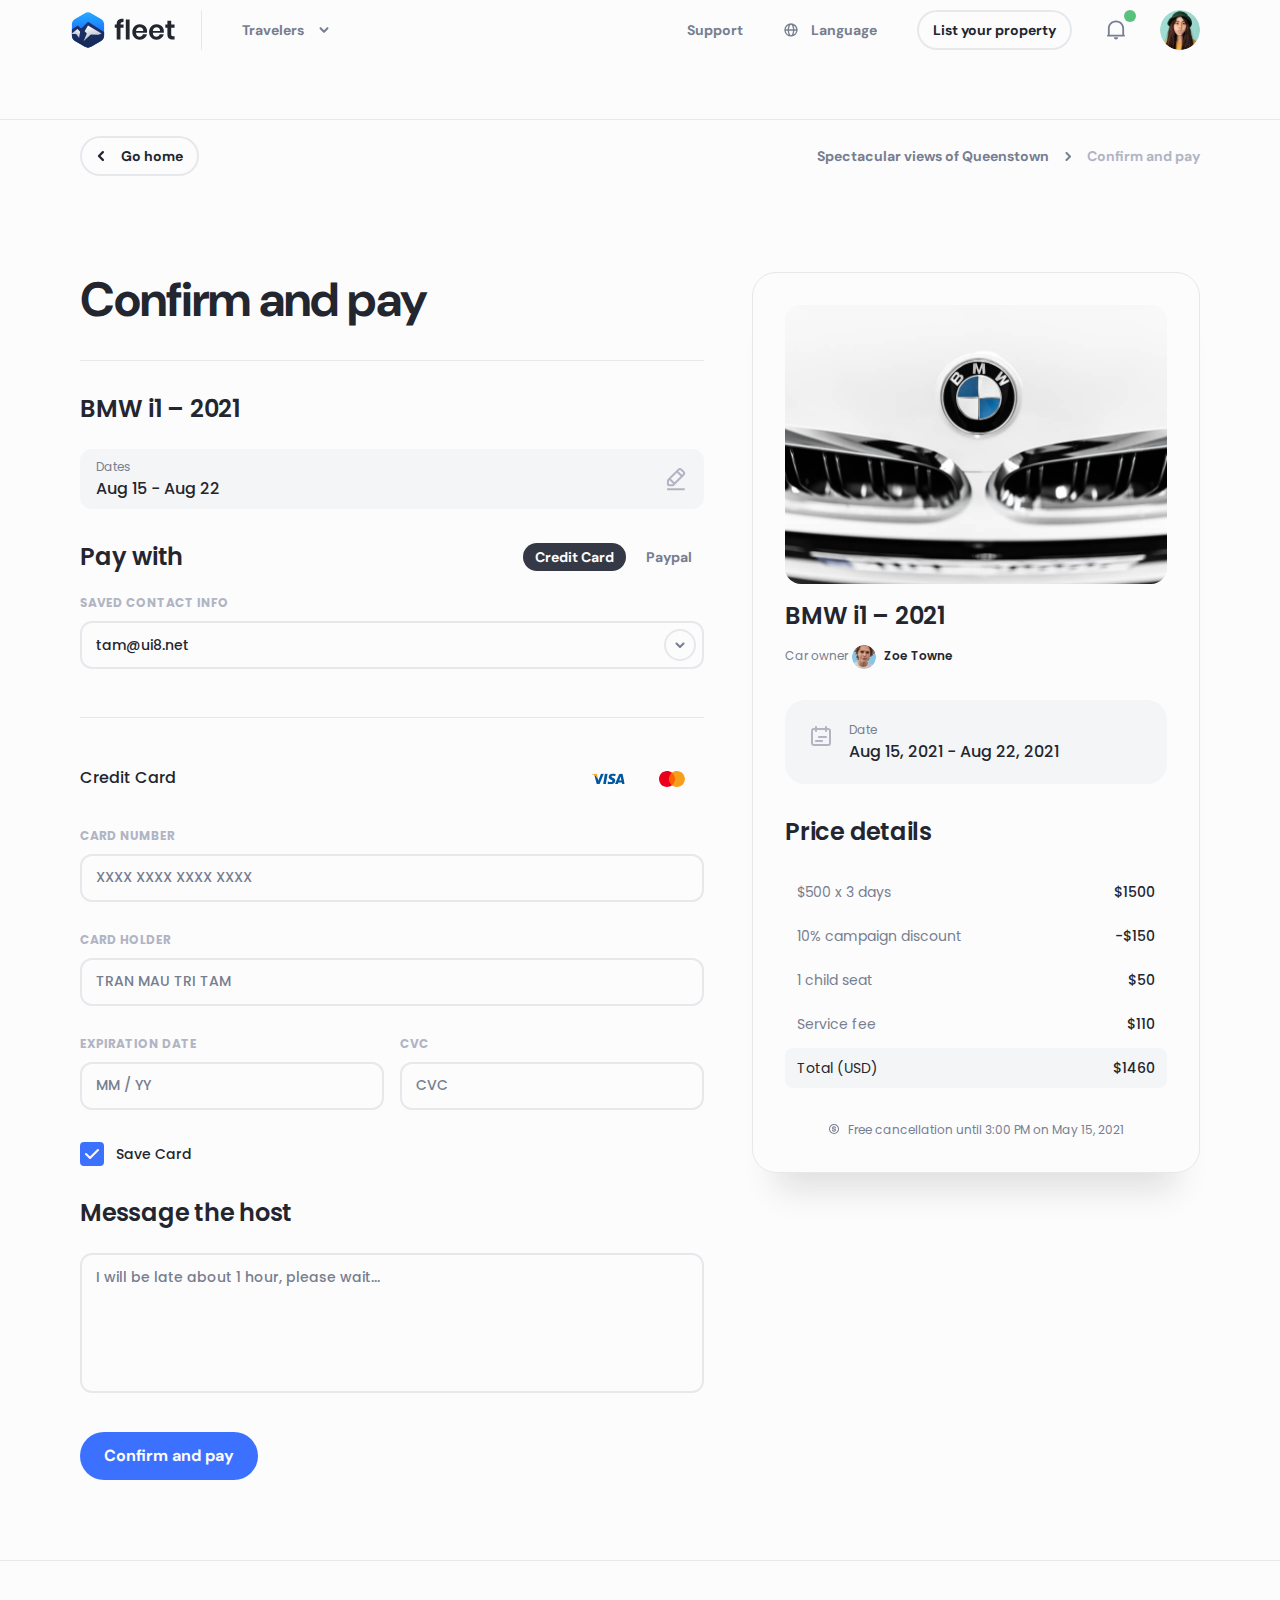
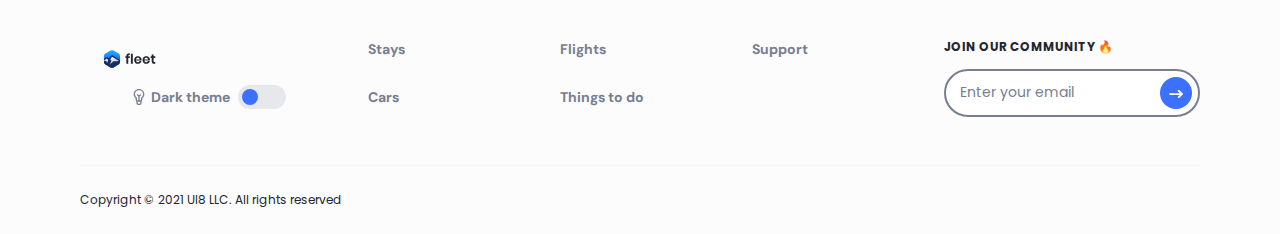
<file: cars-checkout.html>
<!DOCTYPE html>
<html lang="en">
  <head>
    <meta charset="utf-8">
    <title>Fleet</title>
    <meta http-equiv="X-UA-Compatible" content="IE=Edge">
    <meta name="viewport" content="width=device-width, initial-scale=1, maximum-scale=1.0, user-scalable=no">
    <meta name="format-detection" content="telephone=no">
    <link rel="apple-touch-icon" sizes="180x180" href="img/apple-touch-icon.png">
    <link rel="icon" type="image/png" sizes="32x32" href="img/favicon-32x32.png">
    <link rel="icon" type="image/png" sizes="16x16" href="img/favicon-16x16.png">
    <link rel="manifest" href="img/site.webmanifest">
    <link rel="mask-icon" href="img/safari-pinned-tab.svg" color="#5bbad5">
    <meta name="msapplication-TileColor" content="#da532c">
    <meta name="theme-color" content="#ffffff">
    <meta name="description" content="Epic Travel Shopping Design Kit">
    <meta name="twitter:card" content="summary">
    <meta name="twitter:site" content="@ui8">
    <meta name="twitter:title" content="Fleet – Travel Shopping UI Kit">
    <meta name="twitter:description" content="Epic Travel Shopping Design Kit">
    <meta name="twitter:creator" content="@ui8">
    <meta name="twitter:image" content="https://ui8-fleet-html.herokuapp.com/img/twitter-card.jpg">
    <meta property="og:title" content="Fleet – Travel Shopping UI Kit">
    <meta property="og:type" content="Article">
    <meta property="og:url" content="https://ui8.net/ui8/products/fleet--travel-shopping-ui-design-kit">
    <meta property="og:image" content="https://ui8-fleet-html.herokuapp.com/img/fb-og-image.jpg">
    <meta property="og:description" content="Epic Travel Shopping Design Kit">
    <meta property="og:site_name" content="Fleet – Travel Shopping UI Kit">
    <meta property="fb:admins" content="132951670226590">
    <link rel="preconnect" href="https://fonts.gstatic.com">
    <link href="https://fonts.googleapis.com/css2?family=DM+Sans:wght@700&amp;family=Poppins:wght@400;500;600;700&amp;display=swap" rel="stylesheet">
    <link rel="stylesheet" media="all" href="css/app.min.css">
    <script>
      var viewportmeta = document.querySelector('meta[name="viewport"]');
      if (viewportmeta) {
        if (screen.width < 375) {
          var newScale = screen.width / 375;
          viewportmeta.content = 'width=375, minimum-scale=' + newScale + ', maximum-scale=1.0, user-scalable=no, initial-scale=' + newScale + '';
        } else {
          viewportmeta.content = 'width=device-width, maximum-scale=1.0, initial-scale=1.0';
        }
      }
    </script>
  </head>
  <body>
    <script>
      console.log(localStorage.getItem('darkMode'));
      if (localStorage.getItem('darkMode') === "on") {
        document.body.classList.add("dark");
        document.addEventListener("DOMContentLoaded", function() {
          document.querySelector('.js-theme input').checked = true;
        });
      }
    </script>
    <!-- outer-->
    <div class="outer">
      <!-- header-->
      <header class="header js-header header_border">
        <div class="header__center center"><a class="header__logo" href="index.html"><img class="some-icon" src="img/logo-dark.svg" alt="Fleet"><img class="some-icon-dark" src="img/logo-light.svg" alt="Fleet"></a>
          <div class="header__wrapper js-header-wrapper">
            <div class="header__item header__item_dropdown js-header-item">
              <button class="header__head js-header-head">Travelers
                <svg class="icon icon-arrow-down">
                  <use xlink:href="#icon-arrow-down"></use>
                </svg>
              </button>
              <div class="header__body js-header-body">
                <div class="header__menu"><a class="header__link" href="index.html">
                    <svg class="icon icon-comment">
                      <use xlink:href="#icon-comment"></use>
                    </svg>Stays</a><a class="header__link" href="flights.html">
                    <svg class="icon icon-email">
                      <use xlink:href="#icon-email"></use>
                    </svg>Flights</a><a class="header__link" href="things-to-do.html">
                    <svg class="icon icon-home">
                      <use xlink:href="#icon-home"></use>
                    </svg>Things to do</a><a class="header__link active" href="cars.html">
                    <svg class="icon icon-email">
                      <use xlink:href="#icon-email"></use>
                    </svg>Cars</a></div>
              </div>
            </div><a class="header__item" href="support.html">Support</a>
            <div class="header__item header__item_language js-header-item">
              <button class="header__head js-header-head">
                <svg class="icon icon-globe">
                  <use xlink:href="#icon-globe"></use>
                </svg>Language
              </button>
              <div class="header__body js-header-body">
                <div class="header__list"><a class="header__box active" href="#">
                    <div class="header__category">English</div>
                    <div class="header__country">United States</div></a><a class="header__box" href="#">
                    <div class="header__category">Vietnamese</div>
                    <div class="header__country">Vietnamese</div></a><a class="header__box" href="#">
                    <div class="header__category">Français</div>
                    <div class="header__country">Belgique</div></a><a class="header__box" href="#">
                    <div class="header__category">Français</div>
                    <div class="header__country">Canada</div></a></div>
              </div>
            </div><a class="button button-stroke button-small header__button" href="list-your-property.html">List your property</a>
          </div>
          <div class="header__item header__item_notification js-header-item">
            <button class="header__head js-header-head active">
              <svg class="icon icon-notification">
                <use xlink:href="#icon-notification"></use>
              </svg>
            </button>
            <div class="header__body js-header-body">
              <div class="header__title">Notification</div>
              <div class="header__notifications"><a class="header__notification" href="message-center.html">
                  <div class="header__avatar"><img src="img/content/avatar-1.jpg" alt="Avatar"></div>
                  <div class="header__details">
                    <div class="header__subtitle">Kohaku Tora</div>
                    <div class="header__content">just sent you a message</div>
                    <div class="header__date">1 minute ago</div>
                    <div class="header__status" style="background-color: #3B71FE;"></div>
                  </div></a><a class="header__notification" href="message-center.html">
                  <div class="header__avatar"><img src="img/content/avatar-1.jpg" alt="Avatar"></div>
                  <div class="header__details">
                    <div class="header__subtitle">Kohaku Tora</div>
                    <div class="header__content">just sent you a message</div>
                    <div class="header__date">3 hours ago</div>
                    <div class="header__status" style="background-color: #3B71FE;"></div>
                  </div></a></div>
            </div>
          </div><a class="header__login js-popup-open" href="#popup-login" data-effect="mfp-zoom-in">
            <svg class="icon icon-user">
              <use xlink:href="#icon-user"></use>
            </svg></a>
          <div class="header__item header__item_user js-header-item">
            <button class="header__head js-header-head"><img src="img/content/avatar-2.jpg" alt="Avatar"></button>
            <div class="header__body js-header-body">
              <div class="header__group">
                <div class="header__menu"><a class="header__link" href="message-center.html">
                    <svg class="icon icon-comment">
                      <use xlink:href="#icon-comment"></use>
                    </svg>Messages</a><a class="header__link" href="bookings-list.html">
                    <svg class="icon icon-home">
                      <use xlink:href="#icon-home"></use>
                    </svg>Bookings</a><a class="header__link" href="wishlists.html">
                    <svg class="icon icon-email">
                      <use xlink:href="#icon-email"></use>
                    </svg>Wishlists</a></div>
                <div class="header__menu"><a class="header__link" href="list-your-property.html">
                    <svg class="icon icon-building">
                      <use xlink:href="#icon-building"></use>
                    </svg>List your property</a><a class="header__link" href="host-an-experience.html">
                    <svg class="icon icon-flag">
                      <use xlink:href="#icon-flag"></use>
                    </svg>Host an experience</a></div>
              </div>
              <div class="header__btns"><a class="button button-small header__button" href="account-setting.html">Account</a>
                <button class="button-stroke button-small header__button">Log out</button>
              </div>
            </div>
          </div>
          <button class="header__burger js-header-burger"></button>
        </div>
      </header>
      <!-- outer content-->
      <div class="outer__inner">
        <div class="section-mb80 checkout checkout_cars">
          <div class="checkout__center center">
            <div class="control"><a class="button-stroke button-small control__button" href="stays-product.html">
                <svg class="icon icon-arrow-left">
                  <use xlink:href="#icon-arrow-left"></use>
                </svg><span>Go home</span></a>
              <ul class="breadcrumbs">
                <li class="breadcrumbs__item"><a class="breadcrumbs__link" href="stays-product.html">Spectacular views of Queenstown</a></li>
                <li class="breadcrumbs__item">Confirm and pay</li>
              </ul>
            </div>
            <div class="checkout__wrapper">
              <div class="checkout__inner js-tabs">
                <h2 class="checkout__title h2">Confirm and pay</h2>
                <div class="checkout__list">
                  <div class="checkout__section">
                    <div class="checkout__box">
                      <div class="checkout__category">BMW i1 – 2021</div>
                      <div class="checkout__data">
                        <div class="checkout__el">
                          <div class="checkout__datepicker">
                            <div class="checkout__label">Dates</div>
                            <input class="checkout__input js-date-single" data-format="MMM DD" data-single="false" data-container=".checkout__datepicker" type="text" readonly value="Aug 15 - Aug 22">
                            <div class="checkout__controls">
                              <button class="checkout__edit js-date-open">
                                <svg class="icon icon-edit">
                                  <use xlink:href="#icon-edit"></use>
                                </svg>
                              </button>
                              <button class="checkout__edit js-date-close">
                                <svg class="icon icon-edit">
                                  <use xlink:href="#icon-edit"></use>
                                </svg>
                              </button>
                            </div>
                          </div>
                        </div>
                      </div>
                    </div>
                    <div class="checkout__box">
                      <div class="checkout__top">
                        <div class="checkout__category">Pay with</div>
                        <div class="nav"><a class="nav__link js-tabs-link" href="#">Credit Card</a><a class="nav__link js-tabs-link" href="#">Paypal</a></div>
                      </div>
                      <div class="field">
                        <div class="field__label">saved contact info</div>
                        <div class="field__wrap">
                          <select class="select">
                            <option>tam@ui8.net</option>
                            <option>vova@ui8.net</option>
                            <option>john@ui8.net</option>
                          </select>
                        </div>
                      </div>
                    </div>
                  </div>
                  <div class="checkout__section">
                    <form class="checkout__item js-tabs-item">
                      <div class="checkout__line">
                        <div class="checkout__subtitle">Credit Card</div>
                        <div class="checkout__cards">
                          <div class="checkout__card"><img src="img/content/visa.svg" alt="Visa"></div>
                          <div class="checkout__card"><img src="img/content/master-card.svg" alt="Master Card"></div>
                        </div>
                      </div>
                      <div class="checkout__fieldset">
                        <div class="field">
                          <div class="field__label">card number</div>
                          <div class="field__wrap">
                            <input class="field__input" type="tel" name="card" placeholder="XXXX XXXX XXXX XXXX" required>
                          </div>
                        </div>
                        <div class="field">
                          <div class="field__label">card holder</div>
                          <div class="field__wrap">
                            <input class="field__input" type="text" name="holder" placeholder="TRAN MAU TRI TAM" required>
                          </div>
                        </div>
                        <div class="checkout__row">
                          <div class="field">
                            <div class="field__label">EXPIRATION DATE</div>
                            <div class="field__wrap">
                              <input class="field__input" type="tel" name="date" placeholder="MM / YY" required>
                            </div>
                          </div>
                          <div class="field">
                            <div class="field__label">CVC</div>
                            <div class="field__wrap">
                              <input class="field__input" type="tel" name="cvc" placeholder="CVC" required>
                            </div>
                          </div>
                        </div>
                      </div>
                      <label class="checkbox">
                        <input class="checkbox__input" type="checkbox" checked="checked"/><span class="checkbox__inner"><span class="checkbox__tick"></span><span class="checkbox__text">Save Card</span></span>
                      </label>
                      <div class="checkout__message">
                        <div class="checkout__category">Message the host</div>
                        <div class="field">
                          <div class="field__wrap">
                            <textarea class="field__textarea" name="message" placeholder="I will be late about 1 hour, please wait..." required></textarea>
                          </div>
                        </div>
                      </div><a class="button checkout__button" href="stays-checkout-complete.html">Confirm and pay</a>
                    </form>
                    <form class="checkout__item js-tabs-item">
                      <div class="checkout__line">
                        <div class="checkout__subtitle">PayPal</div>
                        <div class="checkout__logo"><img src="img/content/paypal.svg" alt="PayPal"></div>
                      </div>
                      <div class="checkout__fieldset">
                        <div class="field">
                          <div class="field__label">email or phone number</div>
                          <div class="field__wrap">
                            <input class="field__input" type="text" name="login" required>
                          </div>
                        </div>
                        <div class="field">
                          <div class="field__label">Password</div>
                          <div class="field__wrap">
                            <input class="field__input" type="password" name="password" required>
                          </div>
                        </div>
                      </div>
                      <div class="checkout__control"><a class="button checkout__button" href="stays-checkout-complete.html">Confirm and pay</a>
                        <div class="checkout__verified"><img src="img/content/paypal-verified.png" alt="PayPal"></div>
                      </div>
                      <label class="checkbox">
                        <input class="checkbox__input" type="checkbox" checked="checked"/><span class="checkbox__inner"><span class="checkbox__tick"></span><span class="checkbox__text">Save Paypal Account</span></span>
                      </label>
                    </form>
                  </div>
                </div>
              </div>
              <div class="price">
                <div class="price__top">
                  <div class="price__photo"><img src="img/content/bmw.jpg" alt="Price"></div>
                  <div class="price__title">BMW i1 – 2021</div>
                  <div class="price__author">
                    <div class="price__text">Car owner</div>
                    <div class="price__avatar"><img src="img/content/avatar.jpg" alt="Avatar"></div>
                    <div class="price__man">Zoe Towne</div>
                  </div>
                </div>
                <div class="price__description">
                  <div class="price__item">
                    <div class="price__icon">
                      <svg class="icon icon-calendar">
                        <use xlink:href="#icon-calendar"></use>
                      </svg>
                    </div>
                    <div class="price__box">
                      <div class="price__category">Date</div>
                      <div class="price__subtitle">Aug 15, 2021 - Aug 22, 2021</div>
                    </div>
                  </div>
                </div>
                <div class="price__body">
                  <div class="price__stage">Price details</div>
                  <div class="price__table">
                    <div class="price__row">
                      <div class="price__cell">$500 x 3 days</div>
                      <div class="price__cell">$1500</div>
                    </div>
                    <div class="price__row">
                      <div class="price__cell">10% campaign discount</div>
                      <div class="price__cell">-$150</div>
                    </div>
                    <div class="price__row">
                      <div class="price__cell">1 child seat</div>
                      <div class="price__cell">$50</div>
                    </div>
                    <div class="price__row">
                      <div class="price__cell">Service fee</div>
                      <div class="price__cell">$110</div>
                    </div>
                    <div class="price__row">
                      <div class="price__cell">Total (USD)</div>
                      <div class="price__cell">$1460</div>
                    </div>
                  </div>
                </div>
                <div class="price__note">
                  <svg class="icon icon-coin">
                    <use xlink:href="#icon-coin"></use>
                  </svg>Free cancellation until 3:00 PM on May 15, 2021
                </div>
              </div>
            </div>
          </div>
        </div>
      </div>
      <!-- footer-->
      <footer class="footer">
        <div class="footer__center center">
          <div class="footer__row">
            <div class="footer__col"><a class="footer__logo" href="index.html"><img class="some-icon" src="img/logo-dark.svg" alt="Fleet"><img class="some-icon-dark" src="img/logo-light.svg" alt="Fleet"></a>
              <div class="footer__theme">
                <svg class="icon icon-bulb">
                  <use xlink:href="#icon-bulb"></use>
                </svg>Dark theme
                <label class="theme js-theme">
                  <input class="theme__input" type="checkbox"/><span class="theme__inner"><span class="theme__box"></span></span>
                </label>
              </div>
            </div>
            <div class="footer__col">
              <div class="footer__menu"><a class="footer__link" href="index.html">Stays</a><a class="footer__link" href="flights.html">Flights</a><a class="footer__link" href="support.html">Support</a><a class="footer__link" href="cars.html">Cars</a><a class="footer__link" href="things-to-do.html">Things to do</a></div>
            </div>
            <div class="footer__col">
              <div class="footer__info">Join our community 🔥</div>
              <form class="subscription">
                <input class="subscription__input" type="email" name="email" placeholder="Enter your email" required="required"/>
                <button class="subscription__btn">
                  <svg class="icon icon-arrow-next">
                    <use xlink:href="#icon-arrow-next"></use>
                  </svg>
                </button>
              </form>
            </div>
          </div>
          <div class="footer__bottom">
            <div class="footer__copyright">Copyright © 2021 UI8 LLC. All rights reserved</div>
          </div>
        </div>
      </footer>
    </div>
    <div class="popup popup_login mfp-hide" id="popup-login">
      <div class="login">
        <div class="login__item">
          <div class="login__title h3">Sign up on Fleet</div>
          <div class="login__info">Use Your OpenID to Sign up</div>
          <div class="login__btns">
            <button class="button login__button">
              <svg class="icon icon-google">
                <use xlink:href="#icon-google"></use>
              </svg><span>Google</span>
            </button>
            <button class="button-black login__button">
              <svg class="icon icon-apple">
                <use xlink:href="#icon-apple"></use>
              </svg><span>Apple</span>
            </button>
          </div>
          <div class="login__note">Or continue with email</div>
          <div class="subscription">
            <input class="subscription__input" type="email" name="email" placeholder="Enter your email" required>
            <button class="subscription__btn">
              <svg class="icon icon-arrow-next">
                <use xlink:href="#icon-arrow-next"></use>
              </svg>
            </button>
          </div>
          <div class="login__foot">Already have an account? <a class="login__link" href="#">Login</a></div>
        </div>
        <div class="login__item">
          <div class="login__title h3">Sign in</div>
          <div class="login__form">
            <div class="field field_view">
              <div class="field__wrap">
                <input class="field__input" type="password" name="password" placeholder="Password" required>
                <button class="field__view">
                  <svg class="icon icon-eye">
                    <use xlink:href="#icon-eye"></use>
                  </svg>
                </button>
              </div>
            </div>
            <button class="button login__button">Login</button>
          </div>
          <div class="login__foot"><a class="login__password" href="#">Forgot password?</a></div>
        </div>
        <div class="login__item">
          <div class="login__title h3">Let’s confirm it’s really you</div>
          <div class="login__info">Help us secure your account. Please complete the verifications below</div>
          <div class="login__form">
            <div class="login__variants">
              <label class="radio">
                <input class="radio__input" type="radio" name="login" checked="checked"/><span class="radio__inner"><span class="radio__tick"></span><span class="radio__text">Get the code by text message (SM) at +1 234 567 890</span></span>
              </label>
              <label class="radio">
                <input class="radio__input" type="radio" name="login"/><span class="radio__inner"><span class="radio__tick"></span><span class="radio__text">Get the code by email at tranm••••••••••••@gm•••.com</span></span>
              </label>
            </div>
            <button class="button login__button">Continue</button>
          </div>
        </div>
        <div class="login__item">
          <div class="login__title h3">Enter your security code</div>
          <div class="login__info">We texted your code to +1 234 567 890</div>
          <div class="login__form">
            <div class="login__code">
              <div class="login__number">
                <input type="tel">
              </div>
              <div class="login__number">
                <input type="tel">
              </div>
              <div class="login__number">
                <input type="tel">
              </div>
              <div class="login__number">
                <input type="tel">
              </div>
            </div>
          </div>
        </div>
      </div>
    </div>
    <!-- scripts-->
    <script src="js/lib/jquery.min.js"></script>
    <script src="js/lib/slick.min.js"></script>
    <script src="js/lib/jquery.nice-select.min.js"></script>
    <script src="js/lib/share-buttons.js"></script>
    <script src="js/lib/jquery.fancybox.min.js"></script>
    <script src="js/lib/jquery.rateyo.min.js"></script>
    <script src="js/lib/nouislider.min.js"></script>
    <script src="js/lib/wNumb.js"></script>
    <script src="js/lib/jquery.magnific-popup.min.js"></script>
    <script src="js/lib/moment.min.js"></script>
    <script src="js/lib/jquery.daterangepicker.min.js"></script>
    <script src="js/lib/simpleParallax.min.js"></script>
    <script src="js/demo.js"></script>
    <script src="js/app.js"></script>
    <!-- svg sprite-->
    <div style="display: none"><svg width="0" height="0">
<symbol xmlns="http://www.w3.org/2000/svg" viewBox="0 0 16 16" id="icon-arrow-down">
<path d="M10.805 6.362c-.26-.26-.682-.26-.943 0L8 8.224 6.138 6.362c-.26-.26-.682-.26-.943 0s-.26.682 0 .943l2.333 2.333c.26.26.682.26.943 0l2.333-2.333c.26-.26.26-.682 0-.943z"></path>
</symbol>
<symbol xmlns="http://www.w3.org/2000/svg" viewBox="0 0 16 16" id="icon-arrow-bottom">
<path d="M15.039 3.961c-.653-.653-1.713-.653-2.366 0L8 8.634 3.327 3.961c-.653-.653-1.713-.653-2.366 0s-.653 1.713 0 2.366l5.856 5.856c.653.653 1.713.653 2.366 0l5.856-5.856c.653-.653.653-1.713 0-2.366z"></path>
</symbol>
<symbol xmlns="http://www.w3.org/2000/svg" viewBox="0 0 16 16" id="icon-arrow-left">
<path d="M12.207.521a1.78 1.78 0 0 1 0 2.514L7.242 8l4.965 4.965a1.78 1.78 0 0 1 0 2.514 1.78 1.78 0 0 1-2.514 0L3.471 9.257a1.78 1.78 0 0 1 0-2.514L9.693.521a1.78 1.78 0 0 1 2.514 0z"></path>
</symbol>
<symbol xmlns="http://www.w3.org/2000/svg" viewBox="0 0 16 16" id="icon-arrow-right">
<path d="M6.528 5.195c-.26.26-.26.682 0 .943L8.39 8 6.528 9.862c-.26.26-.26.682 0 .943s.682.26.943 0l2.333-2.333c.26-.26.26-.682 0-.943L7.471 5.195c-.26-.26-.682-.26-.943 0z"></path>
</symbol>
<symbol xmlns="http://www.w3.org/2000/svg" viewBox="0 0 16 16" id="icon-email">
<path d="M13.334 2a2 2 0 0 1 1.995 1.851l.005.149v8a2 2 0 0 1-1.851 1.995l-.149.005H2.667a2 2 0 0 1-1.995-1.851L.667 12V4a2 2 0 0 1 1.851-1.995L2.667 2h10.667zm0 1.333H2.667C2.299 3.333 2 3.632 2 4v8c0 .368.298.667.667.667h10.667c.368 0 .667-.298.667-.667V4c0-.368-.298-.667-.667-.667zm-.821 1.573c.236.283.198.703-.085.939L9.281 8.468a2 2 0 0 1-2.561 0L3.574 5.845c-.283-.236-.321-.656-.085-.939s.656-.321.939-.085l3.146 2.622c.247.206.606.206.854 0l3.146-2.622c.283-.236.703-.197.939.085z"></path>
</symbol>
<symbol xmlns="http://www.w3.org/2000/svg" viewBox="0 0 16 16" id="icon-comment">
<path d="M8 1.413c1.643 0 3.124.162 4.203.326 1.127.171 2.019.997 2.213 2.12a17.13 17.13 0 0 1 .25 2.887 17.13 17.13 0 0 1-.25 2.887c-.193 1.123-1.086 1.949-2.213 2.12a28.6 28.6 0 0 1-3.787.323l-4.077 2.409a.67.67 0 0 1-1.006-.574v-2.269c-.902-.3-1.584-1.045-1.75-2.009-.135-.783-.25-1.777-.25-2.887s.115-2.104.25-2.887c.193-1.123 1.086-1.949 2.213-2.12 1.08-.164 2.561-.326 4.203-.326zm0 1.333a27.01 27.01 0 0 0-4.003.311c-.596.091-1.01.506-1.099 1.028a15.8 15.8 0 0 0-.231 2.661 15.8 15.8 0 0 0 .231 2.661c.078.453.395.817.856.97l.913.303v2.063l3.375-1.994.353-.006a27.26 27.26 0 0 0 3.609-.308c.596-.091 1.01-.506 1.099-1.028.125-.724.231-1.641.231-2.661s-.106-1.937-.231-2.661c-.09-.522-.504-.938-1.099-1.028A27.01 27.01 0 0 0 8 2.746zm-.667 4.667c.368 0 .667.298.667.667s-.298.667-.667.667h0-2.667C4.298 8.746 4 8.448 4 8.08s.298-.667.667-.667h0zm4-2.667c.368 0 .667.298.667.667s-.298.667-.667.667h0-6.667C4.298 6.08 4 5.781 4 5.413s.298-.667.667-.667h0z"></path>
</symbol>
<symbol xmlns="http://www.w3.org/2000/svg" viewBox="0 0 16 16" id="icon-home">
<path d="M8.287 1.411c.09.02.177.053.278.102l.086.044.318.184.132.079 2.561 1.543 3.348 2.009c.316.189.418.599.229.915-.17.284-.519.396-.817.277l-.097-.048-.99-.594v6.751c-.001.619-.013.951-.145 1.211-.128.251-.332.455-.583.583-.233.119-.526.141-1.033.144H10v.001H6v-.001H4.428c-.508-.004-.8-.026-1.033-.144-.251-.128-.455-.332-.583-.583-.119-.233-.141-.526-.144-1.033l-.001-6.928-.99.594c-.316.189-.725.087-.915-.229-.17-.284-.105-.644.14-.852l.088-.063 3.344-2.006L6.899 1.82l.451-.263.084-.043c.101-.049.189-.082.279-.102.189-.042.385-.042.574 0zM8 2.721l-.006.003-2.973 1.784L4 5.123l.001 7.651.008.399.005.071.002.018.018.002a6.48 6.48 0 0 0 .469.013H6V10.61a2 2 0 0 1 3.995-.149l.005.149v2.666h1.498l.399-.008.071-.005.018-.002.002-.018c.011-.133.013-.311.014-.608V5.123l-1.025-.618-2.969-1.781L8 2.721zm0 7.223c-.368 0-.667.298-.667.667l-.001 2.666h1.333l.001-2.666c0-.368-.298-.667-.667-.667z"></path>
</symbol>
<symbol xmlns="http://www.w3.org/2000/svg" viewBox="0 0 16 16" id="icon-home-fill">
<path d="M13.333 12.534V5.978l.99.594c.316.189.725.087.915-.229s.087-.725-.229-.915L11.661 3.42 9.1 1.877h0l-.45-.263-.086-.044c-.101-.049-.188-.082-.278-.102-.189-.042-.385-.042-.574 0-.09.02-.178.053-.279.102l-.084.043-.451.263h0L4.334 3.422.99 5.429c-.316.189-.418.599-.229.915s.599.418.915.229l.99-.594v6.556c0 .747 0 1.12.145 1.405.128.251.332.455.583.583.285.145.659.145 1.405.145h1.2v-4a2 2 0 0 1 4 0v4h1.2c.747 0 1.12 0 1.405-.145.251-.128.455-.332.583-.583.145-.285.145-.659.145-1.405z"></path>
</symbol>
<symbol xmlns="http://www.w3.org/2000/svg" viewBox="0 0 16 16" id="icon-globe">
<path d="M8 1.334a6.67 6.67 0 0 1 6.631 5.971l.003.029.033.667a6.67 6.67 0 0 1-13.3.667l-.033-.667c0-.225.011-.447.033-.667h0a6.67 6.67 0 0 1 6.634-6zm1.982 7.334H6.018c.077 1.396.391 2.599.817 3.451.532 1.065 1.021 1.216 1.164 1.216s.632-.151 1.164-1.216c.426-.852.74-2.055.817-3.451zm-5.299 0H2.708c.228 1.831 1.385 3.374 2.983 4.142-.556-1.068-.927-2.52-1.008-4.142zm8.609 0h-1.975c-.081 1.622-.452 3.074-1.009 4.142a5.34 5.34 0 0 0 2.984-4.143zm-7.6-5.476l-.143.071c-1.525.79-2.62 2.295-2.841 4.071h1.975c.08-1.623.452-3.074 1.008-4.143zM8 2.667c-.143 0-.632.151-1.164 1.216-.426.852-.74 2.055-.817 3.452h3.964c-.077-1.396-.391-2.6-.817-3.452-.501-1.002-.963-1.195-1.136-1.214L8 2.667h0zm2.308.524l.049.095c.53 1.059.882 2.473.96 4.048h1.975a5.34 5.34 0 0 0-2.984-4.143z"></path>
</symbol>
<symbol xmlns="http://www.w3.org/2000/svg" viewBox="0 0 16 16" id="icon-bell">
<path d="M8.833 12.861c.368 0 .679.313.516.643-.072.146-.169.281-.289.398-.281.276-.663.431-1.061.431s-.779-.155-1.061-.431a1.47 1.47 0 0 1-.289-.398c-.163-.33.148-.643.516-.643h1.667zM8 1.667c2.982 0 5.4 2.382 5.4 5.321v4.106h.011a.59.59 0 0 1 .589.589.59.59 0 0 1-.589.589H2.589A.59.59 0 0 1 2 11.683a.59.59 0 0 1 .589-.589H2.6V6.988c0-2.939 2.418-5.321 5.4-5.321zm0 1.178c-2.32 0-4.2 1.855-4.2 4.142v4.106h8.4V6.988c0-2.288-1.88-4.142-4.2-4.142z"></path>
</symbol>
<symbol xmlns="http://www.w3.org/2000/svg" viewBox="0 0 16 16" id="icon-flag">
<path d="M3.22 0c.368 0 .667.298.667.667v.666h7.768c1.097 0 1.707 1.239 1.089 2.103l-.077.098L10.553 6l2.113 2.466c.714.833.17 2.103-.888 2.196l-.124.005-7.768-.001v4.667c0 .368-.298.667-.667.667s-.667-.298-.667-.667V.667c0-.368.298-.667.667-.667zm8.434 2.667H3.886v6.667h7.768L8.797 6l2.857-3.333z"></path>
</symbol>
<symbol xmlns="http://www.w3.org/2000/svg" viewBox="0 0 16 16" id="icon-building">
<path d="M7.333 1.333a2 2 0 0 1 2 2v3.333h3.333a2 2 0 0 1 1.995 1.851l.005.149v4a2 2 0 0 1-1.851 1.995l-.149.005H3.333a2 2 0 0 1-2-2V3.333a2 2 0 0 1 2-2h4zm0 1.333h-4c-.335 0-.612.247-.659.568l-.007.099v9.333c0 .335.247.612.568.659l.099.007H4v-.667c0-.335.247-.612.568-.659L4.666 12H6c.335 0 .612.247.659.568l.007.099v.667H8v-10c0-.368-.298-.667-.667-.667zM12.666 8H9.333v5.333h3.333c.368 0 .667-.298.667-.667v-4c0-.368-.298-.667-.667-.667zm-1.333 3.333c.368 0 .667.298.667.667s-.298.667-.667.667-.667-.298-.667-.667.298-.667.667-.667zm0-2c.368 0 .667.298.667.667s-.298.667-.667.667-.667-.298-.667-.667.298-.667.667-.667zM6 9.333c.368 0 .667.298.667.667s-.298.667-.667.667h0-1.333C4.298 10.666 4 10.368 4 10s.298-.667.667-.667h0zm0-2.667c.368 0 .667.298.667.667S6.368 8 6 8H4.666C4.298 8 4 7.701 4 7.333s.298-.667.667-.667H6zM6 4c.368 0 .667.298.667.667s-.298.667-.667.667H4.666c-.368 0-.667-.298-.667-.667S4.298 4 4.666 4H6z"></path>
</symbol>
<symbol xmlns="http://www.w3.org/2000/svg" viewBox="0 0 16 16" id="icon-arrow-next">
<path d="M10.39 3.765c.464-.375 1.187-.349 1.615.057l3.692 3.5a.91.91 0 0 1 0 1.357l-3.692 3.5c-.428.406-1.151.431-1.615.057s-.493-1.007-.065-1.413L12.247 9H1.143C.512 9 0 8.552 0 8s.512-1 1.143-1h11.104l-1.922-1.822c-.428-.406-.399-1.038.065-1.413z"></path>
</symbol>
<symbol xmlns="http://www.w3.org/2000/svg" viewBox="0 0 16 16" id="icon-arrow-prev">
<path d="M5.61 12.235c-.464.375-1.187.349-1.615-.057l-3.692-3.5a.91.91 0 0 1 0-1.357l3.692-3.5c.428-.406 1.151-.431 1.615-.057s.493 1.007.065 1.413L3.753 7h11.104C15.488 7 16 7.448 16 8s-.512 1-1.143 1H3.753l1.922 1.822c.428.406.399 1.038-.065 1.413z"></path>
</symbol>
<symbol xmlns="http://www.w3.org/2000/svg" viewBox="0 0 16 16" id="icon-notification">
<path d="M8.833 12.861c.368 0 .679.313.516.643-.072.146-.169.281-.289.398-.281.276-.663.431-1.061.431s-.779-.155-1.061-.431a1.47 1.47 0 0 1-.289-.398c-.163-.33.148-.643.516-.643h1.667zM8 1.667c2.982 0 5.4 2.382 5.4 5.321v4.106h.011a.59.59 0 0 1 .589.589.59.59 0 0 1-.589.589H2.589A.59.59 0 0 1 2 11.683a.59.59 0 0 1 .589-.589H2.6V6.988c0-2.939 2.418-5.321 5.4-5.321zm0 1.178c-2.32 0-4.2 1.855-4.2 4.142v4.106h8.4V6.988c0-2.288-1.88-4.142-4.2-4.142z"></path>
</symbol>
<symbol xmlns="http://www.w3.org/2000/svg" viewBox="0 0 16 16" id="icon-bulb">
<path d="M7.999 0c2.946 0 5.333 2.388 5.333 5.333 0 1.684-.781 3.186-2 4.164v1.17c0 .591-.256 1.122-.663 1.488L10.668 14a2 2 0 0 1-2 2H7.335a2 2 0 0 1-2-2v-1.841c-.41-.366-.668-.899-.668-1.492v-1.17c-1.219-.977-2-2.479-2-4.164C2.666 2.388 5.054 0 7.999 0zm1.335 12.667l-2.667-.001V14c0 .368.298.667.667.667h1.333c.368 0 .667-.298.667-.667v-1.333h0zM7.999 1.333a4 4 0 0 0-4 4A3.99 3.99 0 0 0 5.5 8.457l.499.4v1.81c0 .368.298.667.667.667h.668V7.609L6.196 6.471c-.26-.26-.26-.682 0-.943s.682-.26.943 0h0L8 6.39l.862-.862c.26-.26.682-.26.943 0s.26.682 0 .943h0L8.667 7.609v3.724h.666c.368 0 .667-.298.667-.667v-1.81l.499-.4a3.99 3.99 0 0 0 1.501-3.123 4 4 0 0 0-4-4z"></path>
</symbol>
<symbol xmlns="http://www.w3.org/2000/svg" viewBox="0 0 16 16" id="icon-coin">
<path d="M8 1.334a6.67 6.67 0 0 1 6.667 6.667A6.67 6.67 0 0 1 8 14.667a6.67 6.67 0 0 1-6.667-6.667A6.67 6.67 0 0 1 8 1.334zm0 1.333c-2.946 0-5.333 2.388-5.333 5.333S5.054 13.334 8 13.334s5.333-2.388 5.333-5.333S10.945 2.667 8 2.667zm0 1.333c.368 0 .667.298.667.667a2 2 0 0 1 2 2c0 .368-.298.667-.667.667s-.667-.298-.667-.667-.298-.667-.667-.667H7.162c-.274 0-.496.222-.496.496 0 .213.137.403.339.47l2.411.804a1.83 1.83 0 0 1-.578 3.564h-.171c0 .368-.298.667-.667.667s-.667-.298-.667-.667a2 2 0 0 1-2-2c0-.368.298-.667.667-.667s.667.298.667.667.298.667.667.667h1.504c.274 0 .496-.222.496-.496 0-.213-.136-.403-.339-.47l-2.411-.804a1.83 1.83 0 0 1 .578-3.564h.171c0-.368.298-.667.667-.667z"></path>
</symbol>
<symbol xmlns="http://www.w3.org/2000/svg" viewBox="0 0 16 16" id="icon-star">
<path d="M9.69 1.529l1.442 2.838 3.238.457c1.517.214 2.211 2.086 1.041 3.192l-2.326 2.198.547 3.098c.28 1.587-1.404 2.653-2.73 1.977L8 13.809l-2.903 1.481c-1.328.678-3.011-.391-2.731-1.976l.547-3.098L.588 8.017C-.582 6.91.114 5.038 1.628 4.824l3.239-.457L6.31 1.529c.697-1.371 2.683-1.372 3.38 0z"></path>
</symbol>
<symbol xmlns="http://www.w3.org/2000/svg" viewBox="0 0 16 16" id="icon-play">
<path d="M1.509 2.463c0-1.71 1.876-2.755 3.33-1.855l8.945 5.538c1.378.853 1.378 2.857 0 3.711l-8.945 5.538c-1.454.899-3.33-.147-3.33-1.856V2.463z"></path>
</symbol>
<symbol xmlns="http://www.w3.org/2000/svg" viewBox="0 0 16 16" id="icon-modem">
<path d="M11.333 1.333c.368 0 .667.298.667.667h0v5.333h.667a2 2 0 0 1 1.995 1.851l.005.149V12a2 2 0 0 1-1.851 1.995l-.149.005-.007.099c-.048.321-.325.568-.659.568-.368 0-.667-.298-.667-.667h0-6.667c0 .368-.298.667-.667.667s-.667-.298-.667-.667h0a2 2 0 0 1-1.995-1.851L1.334 12V9.333a2 2 0 0 1 1.851-1.995l.149-.005H4V4.666C4 4.298 4.299 4 4.667 4s.667.298.667.667h0v2.667h5.333V2c0-.368.298-.667.667-.667zm1.334 7.333H3.334c-.368 0-.667.298-.667.667V12c0 .368.298.667.667.667h9.333c.368 0 .667-.298.667-.667V9.333c0-.368-.298-.667-.667-.667zM4.667 10c.368 0 .667.298.667.667s-.298.667-.667.667S4 11.035 4 10.666 4.299 10 4.667 10zm6.667 0c.368 0 .667.298.667.667s-.298.667-.667.667h0-4c-.368 0-.667-.298-.667-.667S6.965 10 7.333 10h0z"></path>
</symbol>
<symbol xmlns="http://www.w3.org/2000/svg" viewBox="0 0 16 16" id="icon-burger">
<path d="M10.001 2a4.67 4.67 0 0 1 4.667 4.667 1.99 1.99 0 0 1-.257.982c.555.355.923.977.923 1.685a2 2 0 0 1-.923 1.685c.164.289.257.624.257.981a2 2 0 0 1-2 2H3.334a2 2 0 0 1-2-2 1.99 1.99 0 0 1 .257-.981c-.556-.354-.925-.977-.925-1.686a2 2 0 0 1 .925-1.687c-.163-.289-.257-.624-.257-.98A4.67 4.67 0 0 1 6.001 2h4zm2.667 9.333H3.334c-.368 0-.667.299-.667.667 0 .335.247.612.568.659l.099.007h9.333c.368 0 .667-.299.667-.667s-.299-.667-.667-.667zm.665-2.667H2.666c-.368 0-.667.298-.667.667s.298.667.667.667h10.667c.368 0 .667-.298.667-.667s-.298-.667-.667-.667zm-3.332-5.333h-4c-1.841 0-3.333 1.492-3.333 3.333 0 .335.247.612.568.659l.099.007h9.333c.368 0 .667-.298.667-.667 0-1.841-1.492-3.333-3.333-3.333zM5.333 4.667c.368 0 .667.298.667.667S5.701 6 5.333 6s-.667-.298-.667-.667.298-.667.667-.667zm2.667 0c.368 0 .667.298.667.667S8.368 6 7.999 6s-.667-.298-.667-.667.298-.667.667-.667zm2.667 0c.368 0 .667.298.667.667S11.034 6 10.666 6s-.667-.298-.667-.667.298-.667.667-.667z"></path>
</symbol>
<symbol xmlns="http://www.w3.org/2000/svg" viewBox="0 0 16 16" id="icon-check">
<path d="M15.665 2.668c.446.446.446 1.17 0 1.616l-9.143 9.143c-.446.446-1.17.446-1.616 0L.335 8.855c-.446-.446-.446-1.17 0-1.616s1.17-.446 1.616 0l3.763 3.763 8.335-8.335c.446-.446 1.17-.446 1.616 0z"></path>
</symbol>
<symbol xmlns="http://www.w3.org/2000/svg" viewBox="0 0 16 16" id="icon-share">
<path d="M10.702 6.063l1.279.098c.99.104 1.779.806 1.898 1.843.068.591.122 1.444.122 2.663l-.122 2.663c-.118 1.036-.906 1.739-1.896 1.843-.787.083-2.042.161-3.982.161s-3.195-.078-3.982-.161c-.99-.104-1.778-.807-1.896-1.843C2.054 12.739 2 11.886 2 10.667l.122-2.663c.119-1.037.908-1.739 1.897-1.843l1.279-.098c.368-.02.682.263.701.63s-.263.682-.63.701l-1.21.092c-.417.044-.671.3-.713.669-.06.529-.113 1.33-.113 2.511l.113 2.511c.042.369.295.625.711.669C4.887 13.924 6.093 14 8 14l3.842-.154c.416-.044.669-.299.711-.669.06-.529.113-1.33.113-2.511l-.113-2.511c-.042-.369-.296-.625-.713-.669l-1.21-.092c-.368-.02-.65-.334-.63-.701s.334-.65.701-.63zM8.471.862l2.333 2.333c.26.26.26.682 0 .943s-.682.26-.943 0L8.667 2.943v6.391c0 .368-.298.667-.667.667s-.667-.298-.667-.667V2.943L6.138 4.138c-.26.26-.682.26-.943 0s-.26-.682 0-.943L7.529.862c.26-.26.682-.26.943 0z"></path>
</symbol>
<symbol xmlns="http://www.w3.org/2000/svg" viewBox="0 0 16 16" id="icon-more">
<path d="M3.333 6.667A1.34 1.34 0 0 1 4.667 8a1.34 1.34 0 0 1-1.333 1.333A1.34 1.34 0 0 1 2 8a1.34 1.34 0 0 1 1.333-1.333zm9.333 0A1.34 1.34 0 0 1 14 8a1.34 1.34 0 0 1-1.333 1.333A1.34 1.34 0 0 1 11.333 8a1.34 1.34 0 0 1 1.333-1.333zM8 6.667A1.34 1.34 0 0 1 9.333 8 1.34 1.34 0 0 1 8 9.334 1.34 1.34 0 0 1 6.667 8 1.34 1.34 0 0 1 8 6.667zM3.333 6.667A1.34 1.34 0 0 1 4.667 8a1.34 1.34 0 0 1-1.333 1.333A1.34 1.34 0 0 1 2 8a1.34 1.34 0 0 1 1.333-1.333zm9.333 0A1.34 1.34 0 0 1 14 8a1.34 1.34 0 0 1-1.333 1.333A1.34 1.34 0 0 1 11.333 8a1.34 1.34 0 0 1 1.333-1.333zM8 6.667A1.34 1.34 0 0 1 9.333 8 1.34 1.34 0 0 1 8 9.334 1.34 1.34 0 0 1 6.667 8 1.34 1.34 0 0 1 8 6.667z"></path>
</symbol>
<symbol xmlns="http://www.w3.org/2000/svg" viewBox="0 0 16 16" id="icon-heart">
<path d="M11 2.112c2.393 0 4.333 1.94 4.333 4.333 0 4.245-4.647 6.59-6.542 7.37-.511.21-1.071.21-1.582 0-1.896-.78-6.543-3.124-6.543-7.37 0-2.393 1.94-4.333 4.333-4.333a4.32 4.32 0 0 1 3 1.206 4.32 4.32 0 0 1 3-1.206zm0 1.333c-.807 0-1.537.317-2.077.835l-.462.443c-.258.248-.665.248-.923 0l-.462-.443c-.54-.518-1.27-.835-2.077-.835a3 3 0 0 0-3 3c0 1.588.86 2.9 2.101 3.978s2.728 1.794 3.615 2.159a.73.73 0 0 0 .567 0c.888-.365 2.373-1.08 3.615-2.159S14 8.034 14 6.445a3 3 0 0 0-3-3z"></path>
</symbol>
<symbol xmlns="http://www.w3.org/2000/svg" viewBox="0 0 16 16" id="icon-heart-fill">
<path d="M8 3.339a4.32 4.32 0 0 0-3-1.206c-2.393 0-4.333 1.94-4.333 4.333 0 4.246 4.647 6.59 6.543 7.37.511.21 1.071.21 1.582 0 1.896-.78 6.543-3.124 6.543-7.37 0-2.393-1.94-4.333-4.333-4.333a4.32 4.32 0 0 0-3 1.206z"></path>
</symbol>
<symbol xmlns="http://www.w3.org/2000/svg" viewBox="0 0 16 16" id="icon-close">
<path d="M3.528 3.528c.26-.26.682-.26.943 0L8 7.057l3.529-3.529c.26-.26.682-.26.943 0s.26.682 0 .943L8.942 8l3.529 3.529c.26.26.26.682 0 .943s-.682.26-.943 0L8 8.942l-3.529 3.529c-.26.26-.682.26-.943 0s-.26-.682 0-.943L7.057 8 3.528 4.471c-.26-.26-.26-.682 0-.943z"></path>
</symbol>
<symbol xmlns="http://www.w3.org/2000/svg" viewBox="0 0 16 16" id="icon-location">
<path d="M14.349 3.832L10.4 13.31c-.772 1.854-3.489 1.54-3.819-.44l-.493-2.956-2.956-.493c-1.981-.33-2.294-3.047-.44-3.819l9.478-3.949a1.67 1.67 0 0 1 2.18 2.179zm-1.667-.949L3.204 6.833a.67.67 0 0 0 .147 1.273l2.956.493c.562.094 1.002.534 1.096 1.096l.493 2.956a.67.67 0 0 0 1.273.147l3.949-9.478c.114-.275-.161-.55-.436-.436z"></path>
</symbol>
<symbol xmlns="http://www.w3.org/2000/svg" viewBox="0 0 16 16" id="icon-image">
<path d="M8.001 1.334a28.06 28.06 0 0 1 3.639.246c1.464.193 2.588 1.317 2.782 2.782.133 1.007.246 2.266.246 3.639a28.05 28.05 0 0 1-.246 3.639c-.193 1.464-1.317 2.588-2.782 2.782-1.007.133-2.266.246-3.639.246s-2.632-.113-3.639-.246c-1.465-.193-2.588-1.317-2.782-2.782a28.06 28.06 0 0 1-.246-3.639 28.06 28.06 0 0 1 .246-3.639c.193-1.465 1.317-2.588 2.782-2.782a28.06 28.06 0 0 1 3.639-.246zm0 1.333c-1.301 0-2.501.107-3.464.235-.867.114-1.52.768-1.635 1.635-.127.963-.235 2.163-.235 3.464 0 1.055.071 2.043.165 2.892l1.086-1.087a2 2 0 0 1 2.828 0l.114.114c.26.26.682.26.943 0l1.448-1.448a2 2 0 0 1 2.828 0l1.196 1.196-.168 1.718-1.971-1.971c-.26-.26-.682-.26-.943 0l-1.448 1.448a2 2 0 0 1-2.828 0l-.114-.114c-.26-.26-.682-.26-.943 0l-1.605 1.606a1.88 1.88 0 0 0 1.28.745c.963.127 2.163.235 3.464.235a26.72 26.72 0 0 0 3.464-.235c.867-.114 1.52-.768 1.635-1.635.127-.963.235-2.163.235-3.464s-.107-2.501-.235-3.464c-.114-.867-.768-1.52-1.635-1.635-.963-.127-2.163-.235-3.464-.235zm-2.001 2c.736 0 1.333.597 1.333 1.333s-.597 1.333-1.333 1.333-1.333-.597-1.333-1.333.597-1.333 1.333-1.333z"></path>
</symbol>
<symbol xmlns="http://www.w3.org/2000/svg" viewBox="0 0 16 16" id="icon-toilet-paper">
<path d="M11.333 1.333c.952 0 1.799.587 2.378 1.407.542.768.897 1.796.949 2.965l.006.295v6.667a2 2 0 0 1-1.851 1.995l-.149.005h-4a2 2 0 0 1-1.995-1.851l-.005-.149v-2h-2c-1.841 0-3.333-2.089-3.333-4.667s1.492-4.667 3.333-4.667h6.667zm0 1.333H6.999c.29.398.528.869.699 1.392l.027.084.035.117.033.118.039.156.02.085.024.116.077.478.012.114.015.164.006.088.007.126.001.038.001.024L8 6v3.333h0c.368 0 .667.298.667.667s-.298.667-.667.667v2c0 .335.247.612.568.659l.099.007h4c.335 0 .612-.247.659-.568l.007-.099v-2c-.368 0-.667-.298-.667-.667s.298-.667.667-.667h0V6c0-1.043-.299-1.906-.711-2.491-.421-.597-.908-.843-1.289-.843zm-.667 6.667c.368 0 .667.298.667.667s-.298.667-.667.667S10 10.368 10 10s.298-.667.667-.667zm-6-6.667c-.378 0-.846.212-1.272.808S2.666 4.957 2.666 6s.304 1.931.728 2.525.894.808 1.272.808.846-.212 1.272-.808.728-1.482.728-2.525a4.96 4.96 0 0 0-.202-1.42c-.126-.418-.304-.779-.51-1.07-.383-.542-.819-.795-1.182-.837l-.107-.006h0zm0 2c.368 0 .667.597.667 1.333s-.298 1.333-.667 1.333S4 6.736 4 6s.298-1.333.667-1.333z"></path>
</symbol>
<symbol xmlns="http://www.w3.org/2000/svg" viewBox="0 0 16 16" id="icon-credit-card">
<path d="M15.334 12a2 2 0 0 1-1.851 1.995l-.149.005H2.667a2 2 0 0 1-1.995-1.851L.667 12V4a2 2 0 0 1 1.851-1.995L2.667 2h10.667a2 2 0 0 1 1.995 1.851l.005.149v8zM14 6.666H2V12c0 .368.298.667.667.667h10.667c.368 0 .667-.298.667-.667V6.666zM4.334 9.333a1 1 0 1 1 0 2 1 1 0 1 1 0-2zm3.333 0a1 1 0 1 1 0 2 1 1 0 1 1 0-2zm5.667-6H2.667C2.299 3.333 2 3.632 2 4v1.333h12V4c0-.368-.298-.667-.667-.667z"></path>
</symbol>
<symbol xmlns="http://www.w3.org/2000/svg" viewBox="0 0 16 16" id="icon-medical-case">
<path d="M9.333 1.333a2 2 0 0 1 2 2V4H12c1.416 0 2.574 1.104 2.661 2.498l.005.169V12c0 1.416-1.104 2.574-2.498 2.661l-.169.005H4c-1.416 0-2.574-1.104-2.661-2.498L1.333 12V6.666c0-1.416 1.104-2.574 2.498-2.661L4 4h.667 0v-.667a2 2 0 0 1 2-2h2.667zm2.667 4H4c-.736 0-1.333.597-1.333 1.333V12c0 .736.597 1.333 1.333 1.333h8c.736 0 1.333-.597 1.333-1.333V6.666c0-.736-.597-1.333-1.333-1.333zM8 6.666c.368 0 .667.298.667.667h0v1.333H10c.368 0 .667.298.667.667S10.368 10 10 10h0-1.333v1.333c0 .368-.298.667-.667.667s-.667-.298-.667-.667h0V10H6c-.368 0-.667-.298-.667-.667s.298-.667.667-.667h0 1.333V7.333c0-.368.298-.667.667-.667zm1.333-4H6.666c-.368 0-.667.298-.667.667V4h4 0v-.667c0-.368-.298-.667-.667-.667z"></path>
</symbol>
<symbol xmlns="http://www.w3.org/2000/svg" viewBox="0 0 16 16" id="icon-monitor">
<path d="M12 1.333c1.416 0 2.574 1.104 2.661 2.498l.005.169v5.333c0 1.416-1.104 2.574-2.498 2.661L12 12h-2v1.333h.667c.368 0 .667.298.667.667s-.298.667-.667.667H5.333c-.368 0-.667-.298-.667-.667s.298-.667.667-.667H6V12H4c-1.416 0-2.574-1.104-2.661-2.498l-.005-.169V4c0-1.416 1.104-2.574 2.498-2.661L4 1.333h8zM8.666 12H7.333v1.333h1.333V12zM12 2.666H4c-.736 0-1.333.597-1.333 1.333v5.333c0 .736.597 1.333 1.333 1.333h8c.736 0 1.333-.597 1.333-1.333V4c0-.736-.597-1.333-1.333-1.333zm-6 4c.368 0 .667.298.667.667S6.368 8 6 8h0-1.333C4.298 8 4 7.701 4 7.333s.298-.667.667-.667h0zM9.333 4c.368 0 .667.298.667.667s-.298.667-.667.667h0-4.667c-.368 0-.667-.298-.667-.667S4.298 4 4.666 4h0z"></path>
</symbol>
<symbol xmlns="http://www.w3.org/2000/svg" viewBox="0 0 16 16" id="icon-calendar">
<path d="M11.333 1.333c.335 0 .612.247.659.568L12 2l-.001.666h.667a2 2 0 0 1 1.995 1.851l.005.149v8a2 2 0 0 1-1.851 1.995l-.149.005H3.333a2 2 0 0 1-1.995-1.851l-.005-.149v-8a2 2 0 0 1 1.851-1.995l.149-.005h.666L4 2c0-.368.298-.667.667-.667.335 0 .612.247.659.568L5.333 2l-.001.666h5.334V2c0-.368.298-.667.667-.667zM12.666 4l-.667-.001.001.667c0 .368-.298.667-.667.667-.335 0-.612-.247-.659-.568l-.007-.099v-.667H5.332l.001.667c0 .368-.298.667-.667.667-.335 0-.612-.247-.659-.568L4 4.666l-.001-.667L3.333 4c-.368 0-.667.298-.667.667v8c0 .368.298.667.667.667h9.333c.368 0 .667-.298.667-.667v-8c0-.368-.298-.667-.667-.667zm-4 6.667c.368 0 .667.298.667.667 0 .335-.247.612-.568.659L8.666 12h-4C4.298 12 4 11.701 4 11.333c0-.335.247-.612.568-.659l.099-.007h4zM11.333 8c.368 0 .667.298.667.667 0 .335-.247.612-.568.659l-.099.007H6.666c-.368 0-.667-.298-.667-.667 0-.335.247-.612.568-.659L6.666 8h4.667z"></path>
</symbol>
<symbol xmlns="http://www.w3.org/2000/svg" viewBox="0 0 16 16" id="icon-user">
<path d="M8 .668a4 4 0 0 1 4 4c0 1.296-.617 2.449-1.573 3.18 2.104.93 3.573 3.037 3.573 5.487v1.333c0 .368-.298.667-.667.667s-.667-.298-.667-.667v-1.333a4.67 4.67 0 0 0-4.645-4.667H8h0l-.021-.001-.193.006a4.67 4.67 0 0 0-4.453 4.662v1.333c0 .368-.298.667-.667.667S2 15.036 2 14.668v-1.333c0-2.45 1.468-4.557 3.573-5.489C4.617 7.117 4 5.964 4 4.668a4 4 0 0 1 4-4zm0 1.333c-1.473 0-2.667 1.194-2.667 2.667S6.527 7.335 8 7.335s2.667-1.194 2.667-2.667S9.473 2.001 8 2.001z"></path>
</symbol>
<symbol xmlns="http://www.w3.org/2000/svg" viewBox="0 0 16 16" id="icon-plus">
<path d="M8.667 4.667C8.667 4.298 8.368 4 8 4s-.667.298-.667.667v2.667H4.667C4.298 7.333 4 7.632 4 8s.298.667.667.667h2.667v2.667c0 .368.298.667.667.667s.667-.298.667-.667V8.667h2.667c.368 0 .667-.298.667-.667s-.298-.667-.667-.667H8.667V4.667z"></path>
</symbol>
<symbol xmlns="http://www.w3.org/2000/svg" viewBox="0 0 16 16" id="icon-minus">
<path d="M4 8c0-.368.298-.667.667-.667h6.667c.368 0 .667.298.667.667s-.298.667-.667.667H4.667C4.298 8.666 4 8.368 4 8z"></path>
</symbol>
<symbol xmlns="http://www.w3.org/2000/svg" viewBox="0 0 16 16" id="icon-bag">
<path d="M8.5 1.334c1.613 0 2.958 1.145 3.266 2.666h.562a2.67 2.67 0 0 1 2.666 2.633l-.005.2-.333 5.333a2.67 2.67 0 0 1-2.494 2.495l-.168.005h-6.99c-1.352 0-2.479-1.008-2.645-2.333l-.016-.167-.333-5.333a2.67 2.67 0 0 1 2.462-2.825l.2-.008h.562C5.542 2.479 6.887 1.334 8.5 1.334zm3.828 3.999h-.496l.001.667a.67.67 0 0 1-.667.667c-.368 0-.666-.299-.666-.667l-.001-.667h-4L6.5 6c0 .368-.298.667-.667.667S5.167 6.368 5.167 6l-.001-.667h-.494c-.769 0-1.379.649-1.331 1.417l.333 5.333c.044.703.627 1.25 1.331 1.25h6.99c.704 0 1.287-.547 1.331-1.25l.333-5.333c.048-.768-.562-1.417-1.331-1.417zM8.5 2.667A2 2 0 0 0 6.614 4h3.772A2 2 0 0 0 8.5 2.667z"></path>
</symbol>
<symbol xmlns="http://www.w3.org/2000/svg" viewBox="0 0 16 16" id="icon-star-outline">
<path d="M6.339 2.517c.616-1.475 2.706-1.475 3.322 0h0l1.017 2.437 2.639.211c1.598.128 2.245 2.123 1.025 3.164h0l-2.006 1.711.613 2.56c.373 1.556-1.319 2.789-2.686 1.957h0L8 13.179l-2.264 1.377c-1.367.832-3.059-.401-2.686-1.957h0l.613-2.56-2.006-1.711C.438 7.288 1.084 5.292 2.682 5.165h0l2.639-.211zm1.23.514L6.348 5.956c-.067.161-.219.271-.393.285l-3.166.253a.47.47 0 0 0-.266.82l2.41 2.056c.133.114.192.293.151.464l-.737 3.076a.47.47 0 0 0 .696.507l2.714-1.651c.149-.091.336-.091.485 0l2.714 1.651a.47.47 0 0 0 .696-.507l-.737-3.076c-.041-.171.017-.35.151-.464l2.41-2.056a.47.47 0 0 0-.266-.82l-3.166-.253c-.174-.014-.326-.124-.393-.285L8.43 3.031a.47.47 0 0 0-.861 0z"></path>
</symbol>
<symbol xmlns="http://www.w3.org/2000/svg" viewBox="0 0 16 16" id="icon-instagram">
<path d="M10.666 1.333a4 4 0 0 1 3.995 3.8l.005.2v5.333a4 4 0 0 1-3.8 3.995l-.2.005H5.333a4 4 0 0 1-3.995-3.8l-.005-.2V5.333a4 4 0 0 1 3.8-3.995l.2-.005h5.333zm0 1.333H5.333c-1.473 0-2.667 1.194-2.667 2.667v5.333c0 1.473 1.194 2.667 2.667 2.667h5.333c1.473 0 2.667-1.194 2.667-2.667V5.333c0-1.473-1.194-2.667-2.667-2.667zm-2.666 2c1.841 0 3.333 1.492 3.333 3.333s-1.492 3.333-3.333 3.333S4.667 9.841 4.667 8 6.16 4.667 8.001 4.667zm0 1.333a2 2 0 1 0 0 4 2 2 0 1 0 0-4zm3.333-2c.368 0 .667.298.667.667s-.298.667-.667.667-.667-.298-.667-.667.298-.667.667-.667z"></path>
</symbol>
<symbol xmlns="http://www.w3.org/2000/svg" viewBox="0 0 16 16" id="icon-facebook">
<path d="M8 1.333A6.67 6.67 0 0 1 14.666 8 6.67 6.67 0 0 1 8 14.666 6.67 6.67 0 0 1 1.333 8 6.67 6.67 0 0 1 8 1.333zm0 1.333C5.054 2.666 2.666 5.054 2.666 8c0 2.485 1.699 4.573 3.999 5.165V9.333H6c-.368 0-.667-.298-.667-.667S5.631 8 6 8h0 .667V6.667a2 2 0 0 1 2-2h0 .667c.368 0 .667.298.667.667S9.701 6 9.333 6h0-.667C8.298 6 8 6.298 8 6.667h0V8h1.333c.368 0 .667.298.667.667s-.298.667-.667.667h0H8v4h0c2.946 0 5.333-2.388 5.333-5.333S10.945 2.666 8 2.666z"></path>
</symbol>
<symbol xmlns="http://www.w3.org/2000/svg" viewBox="0 0 16 16" id="icon-twitter">
<path d="M10.334 2c.508 0 1.057.117 1.511.265.233.076.505.181.768.32h0l.993-.198c1.142-.228 2.048.957 1.527 1.999h0l-.751 1.503C14.893 10.281 11.23 14 6.667 14c-2.945 0-4.709-1.094-5.681-2.456-.679-.952.032-2.208 1.135-2.211l.151-.001a6.57 6.57 0 0 1-.754-1.324c-.578-1.36-.755-3.042-.111-4.462.457-1.007 1.757-1.065 2.371-.29.366.462 1.015.989 1.817 1.404.354.183.715.333 1.069.445.038-.249.096-.508.185-.766.191-.561.54-1.171 1.159-1.635C8.633 2.234 9.421 2 10.334 2zm0 1.333c-2.723 0-2.425 2.747-2.347 3.254.006.042-.025.08-.067.079-1.939-.034-4.167-1.294-5.187-2.581-.031-.039-.091-.033-.112.012-.892 1.968.364 5.117 2.575 5.86.054.018.065.09.016.119-.948.555-2.386.588-3.087.59-.053 0-.084.059-.054.103.689.965 2.02 1.898 4.596 1.898 3.992 0 6.988-3.32 6.337-6.978-.002-.014 0-.029.006-.042h0l.929-1.858c.025-.05-.018-.106-.073-.095h0l-1.498.3a.07.07 0 0 1-.061-.017c-.356-.325-1.324-.642-1.974-.642z"></path>
</symbol>
<symbol xmlns="http://www.w3.org/2000/svg" viewBox="0 0 16 16" id="icon-pinterest">
<path d="M8 1.333A6.67 6.67 0 0 1 14.666 8 6.67 6.67 0 0 1 8 14.666 6.67 6.67 0 0 1 1.333 8 6.67 6.67 0 0 1 8 1.333zm0 1.333C5.054 2.666 2.666 5.054 2.666 8c0 2.151 1.274 4.005 3.109 4.849l.702-2.524.88-3.17c.099-.355.466-.562.821-.464s.562.466.464.821l-.702 2.526c.834.177 1.419.026 1.811-.233.495-.327.813-.914.893-1.61s-.091-1.428-.481-1.969c-.375-.522-.969-.892-1.831-.892-1.281 0-2.043.554-2.415 1.236-.387.71-.4 1.645.011 2.466.165.329.031.73-.298.894s-.73.031-.894-.298c-.589-1.179-.602-2.577.011-3.701C5.376 4.779 6.614 4 8.333 4c1.305 0 2.295.588 2.913 1.446.604.839.836 1.909.723 2.9s-.585 1.977-1.483 2.57c-.766.506-1.752.668-2.903.407l-.535 1.925c.309.056.627.085.951.085 2.946 0 5.333-2.388 5.333-5.333S10.945 2.666 8 2.666z"></path>
</symbol>
<symbol xmlns="http://www.w3.org/2000/svg" viewBox="0 0 16 16" id="icon-smile">
<path d="M8 1.333A6.67 6.67 0 0 1 14.666 8 6.67 6.67 0 0 1 8 14.666 6.67 6.67 0 0 1 1.333 8 6.67 6.67 0 0 1 8 1.333zm0 1.333C5.054 2.666 2.666 5.054 2.666 8S5.054 13.333 8 13.333 13.333 10.945 13.333 8 10.945 2.666 8 2.666zm2.019 6.51c.087-.358.447-.578.805-.491s.578.447.491.805c-.175.724-.605 1.363-1.209 1.815S8.76 12 8 12s-1.503-.243-2.106-.695S4.86 10.214 4.685 9.49c-.087-.358.133-.718.491-.805s.718.133.805.491c.1.412.347.788.713 1.062A2.18 2.18 0 0 0 8 10.666a2.18 2.18 0 0 0 1.306-.428c.366-.274.613-.65.713-1.062zM6 5.333a1.27 1.27 0 0 1 .898.382 1.57 1.57 0 0 1 .425.832c.066.362-.175.709-.537.775s-.709-.175-.775-.537c-.003-.016-.007-.031-.011-.044-.004.013-.008.028-.011.044-.066.362-.413.603-.775.537s-.603-.413-.537-.775c.055-.306.196-.603.425-.832A1.27 1.27 0 0 1 6 5.333zm4 0a1.27 1.27 0 0 1 .898.382 1.57 1.57 0 0 1 .425.832c.066.362-.175.709-.537.775s-.709-.175-.775-.537c-.003-.016-.007-.031-.011-.044-.004.013-.008.028-.011.044-.066.362-.413.603-.775.537s-.603-.413-.537-.775a1.57 1.57 0 0 1 .425-.832A1.27 1.27 0 0 1 10 5.333z"></path>
</symbol>
<symbol xmlns="http://www.w3.org/2000/svg" viewBox="0 0 16 16" id="icon-smile-fill">
<path d="M8,0 C12.41824,0 16,3.58172 16,8 C16,12.418312 12.41824,16 8,16 C3.58172,16 0,12.418312 0,8 C0,3.58172 3.58172,0 8,0 Z M10.42264,9.411832 C10.30312,9.905912 10.006,10.357432 9.56736,10.686472 C9.12784,11.016072 8.57536,11.199992 8.00016,11.199992 C7.42496,11.199992 6.87248,11.016072 6.43304,10.686472 C5.994408,10.357432 5.697288,9.905912 5.577744,9.411832 C5.473832,8.982392 5.041472,8.718552 4.61204,8.822472 C4.1826,8.926392 3.918712,9.358712 4.022624,9.788152 C4.232952,10.657352 4.748832,11.423272 5.473032,11.966472 C6.1964,12.508952 7.0876,12.799992 8.00016,12.799992 C8.9128,12.799992 9.804,12.508952 10.52736,11.966472 C11.25152,11.423272 11.76744,10.657352 11.97776,9.788152 C12.08168,9.358712 11.81776,8.926392 11.38832,8.822472 C10.95888,8.718552 10.52656,8.982392 10.42264,9.411832 Z M5.599864,4.8 C5.178392,4.8 4.80044,4.980792 4.522392,5.25884 C4.247976,5.533248 4.079296,5.890288 4.01272,6.257152 C3.933824,6.691912 4.22228,7.108232 4.657008,7.187112 C5.091736,7.266072 5.508112,6.977592 5.587008,6.542872 C5.590512,6.523512 5.594928,6.506072 5.599864,6.490472 C5.604792,6.506072 5.609208,6.523512 5.61272,6.542872 C5.691616,6.977592 6.107984,7.266072 6.54272,7.187112 C6.97744,7.108232 7.26592,6.691912 7.18704,6.257152 C7.1204,5.890288 6.95176,5.533248 6.67736,5.25884 C6.399288,4.980792 6.021328,4.8 5.599864,4.8 Z M10.39984,4.8 C9.9784,4.8 9.6004,4.980792 9.3224,5.25884 C9.048,5.533248 8.87928,5.890288 8.81272,6.257152 C8.73384,6.691912 9.02232,7.108232 9.45704,7.187112 C9.89176,7.266072 10.30808,6.977592 10.38704,6.542872 C10.39048,6.523512 10.39496,6.506072 10.39984,6.490472 C10.4048,6.506072 10.4092,6.523512 10.41272,6.542872 C10.4916,6.977592 10.908,7.266072 11.34272,7.187112 C11.77744,7.108232 12.06592,6.691912 11.98704,6.257152 C11.9204,5.890288 11.75176,5.533248 11.47736,5.25884 C11.19928,4.980792 10.82136,4.8 10.39984,4.8 Z"></path>
</symbol>
<symbol xmlns="http://www.w3.org/2000/svg" viewBox="0 0 16 16" id="icon-edit">
<path d="M13.283 14c.368 0 .667.298.667.667s-.299.667-.667.667H2.617c-.368 0-.667-.298-.667-.667S2.248 14 2.617 14h10.667zM12.031 1.138l1.448 1.448a2 2 0 0 1 0 2.828l-6.862 6.862c-.25.25-.589.39-.943.39H3.283c-.736 0-1.333-.597-1.333-1.333V8.943c0-.354.14-.693.391-.943l6.862-6.862a2 2 0 0 1 2.828 0zM3.617 8.609l-.333.333v2.391h2.391L6.007 11l-2.391-2.39zm5-5L4.56 7.666l2.391 2.39L11.007 6 8.617 3.609zm1.529-1.529l-.586.586 2.39 2.391.586-.586c.26-.26.26-.682 0-.943l-1.448-1.448c-.26-.26-.682-.26-.943 0z"></path>
</symbol>
<symbol xmlns="http://www.w3.org/2000/svg" viewBox="0 0 16 16" id="icon-hand-cart">
<path d="M13.51 2.881c.25-.271.672-.287.942-.038s.287.672.038.942h0l-1.588 1.721c-.121.131-.117.335.009.462h0l.894.894c.26.26.26.682 0 .943s-.682.26-.943 0h0l-.837-.837c-.134-.134-.352-.13-.481.01h0l-4.423 4.792a1.99 1.99 0 0 1 .212.898 2 2 0 1 1-4 0 1.99 1.99 0 0 1 .195-.862l-2-2c-.26-.26-.26-.682 0-.943s.682-.26.943 0l2 1.999a1.99 1.99 0 0 1 .862-.195c.294 0 .573.063.825.177zM5.333 12c-.368 0-.667.298-.667.667s.298.667.667.667.667-.298.667-.667S5.701 12 5.333 12zm2.748-9.919l1.172 1.172a2 2 0 0 1 0 2.828L6.747 8.586a2 2 0 0 1-2.828 0L2.747 7.414a2 2 0 0 1 0-2.828l2.505-2.505a2 2 0 0 1 2.828 0zm-1.886.943L3.69 5.528c-.26.26-.26.682 0 .943l1.172 1.172c.26.26.682.26.943 0l2.505-2.505c.26-.26.26-.682 0-.943L7.138 3.024c-.26-.26-.682-.26-.943 0z"></path>
</symbol>
<symbol xmlns="http://www.w3.org/2000/svg" viewBox="0 0 16 16" id="icon-wallet">
<path d="M12.667 2c1.416 0 2.574 1.104 2.661 2.498l.005.169v6.667c0 1.416-1.104 2.574-2.498 2.661l-.169.005H3.334C1.918 14 .759 12.896.672 11.502l-.005-.169V4.667c0-1.416 1.104-2.574 2.498-2.661L3.334 2h9.333zm0 1.333H3.334C2.597 3.333 2 3.93 2 4.667v6.667c0 .736.597 1.333 1.333 1.333h9.333c.736 0 1.333-.597 1.333-1.333h-2c-1.841 0-3.333-1.492-3.333-3.333S10.159 4.667 12 4.667h2c0-.736-.597-1.333-1.333-1.333zM14 6h-2a2 2 0 0 0 0 4h2V6zm-2 1.333c.368 0 .667.298.667.667s-.298.667-.667.667-.667-.298-.667-.667.298-.667.667-.667z"></path>
</symbol>
<symbol xmlns="http://www.w3.org/2000/svg" viewBox="0 0 16 16" id="icon-receipt">
<path d="M14 1.333c.368 0 .667.298.667.667s-.298.667-.667.667h-.667v11.461c0 .248-.261.409-.482.298l-1.886-.943c-.188-.094-.409-.094-.596 0l-1.474.737a2 2 0 0 1-1.789 0l-1.474-.737c-.188-.094-.409-.094-.596 0l-1.886.943c-.222.111-.482-.05-.482-.298L2.666 2.666H2c-.368 0-.667-.298-.667-.667s.298-.667.667-.667h12zm-2.333 1.333H4.333C4.149 2.666 4 2.816 4 3v9.019c0 .225.237.372.439.271a2 2 0 0 1 1.789 0l1.474.737c.188.094.409.094.596 0l1.474-.737a2 2 0 0 1 1.789 0c.202.101.439-.046.439-.271V3c0-.184-.149-.333-.333-.333zM7.333 9.333c.368 0 .667.298.667.667s-.298.667-.667.667H6c-.368 0-.667-.298-.667-.667s.298-.667.667-.667h1.333zm2.667 0c.368 0 .667.298.667.667s-.298.667-.667.667-.667-.298-.667-.667.298-.667.667-.667zM7.333 6.666c.368 0 .667.298.667.667S7.701 8 7.333 8H6c-.368 0-.667-.298-.667-.667s.298-.667.667-.667h1.333zm2.667 0c.368 0 .667.298.667.667S10.368 8 10 8s-.667-.298-.667-.667.298-.667.667-.667zM7.333 4c.368 0 .667.298.667.667s-.298.667-.667.667h0H6c-.368 0-.667-.298-.667-.667S5.631 4 6 4h0zM10 4c.368 0 .667.298.667.667s-.298.667-.667.667-.667-.298-.667-.667S9.631 4 10 4z"></path>
</symbol>
<symbol xmlns="http://www.w3.org/2000/svg" viewBox="0 0 16 16" id="icon-close-circle">
<path d="M8 1.334a6.67 6.67 0 0 1 6.667 6.667A6.67 6.67 0 0 1 8 14.667a6.67 6.67 0 0 1-6.667-6.667A6.67 6.67 0 0 1 8 1.334zm0 1.333c-2.946 0-5.333 2.388-5.333 5.333S5.054 13.334 8 13.334s5.333-2.388 5.333-5.333S10.945 2.667 8 2.667zm2.471 2.862c.26.26.26.682 0 .943L8.943 8.001l1.529 1.529c.26.26.26.682 0 .943s-.682.26-.943 0L8 8.943l-1.529 1.529c-.26.26-.682.26-.943 0s-.26-.682 0-.943l1.529-1.529-1.529-1.529c-.26-.26-.26-.682 0-.943s.682-.26.943 0L8 7.058l1.529-1.529c.26-.26.682-.26.943 0z"></path>
</symbol>
<symbol xmlns="http://www.w3.org/2000/svg" viewBox="0 0 16 16" id="icon-close-circle-fill">
<path d="M8 1.333A6.67 6.67 0 0 1 14.666 8 6.67 6.67 0 0 1 8 14.666 6.67 6.67 0 0 1 1.333 8 6.67 6.67 0 0 1 8 1.333zm1.529 4.195L8 7.057 6.471 5.528c-.26-.26-.682-.26-.943 0s-.26.682 0 .943L7.057 8 5.528 9.528c-.26.26-.26.682 0 .943s.682.26.943 0L8 8.942l1.529 1.529c.26.26.682.26.943 0s.26-.682 0-.943L8.942 8l1.529-1.529c.26-.26.26-.682 0-.943s-.682-.26-.943 0z"></path>
</symbol>
<symbol xmlns="http://www.w3.org/2000/svg" viewBox="0 0 16 16" id="icon-search">
<path d="M6.667 1.334c2.945 0 5.333 2.388 5.333 5.333a5.31 5.31 0 0 1-1.12 3.27l3.592 3.592c.26.26.26.682 0 .943s-.682.26-.943 0l-3.591-3.592a5.31 5.31 0 0 1-3.27 1.12c-2.946 0-5.333-2.388-5.333-5.333s2.388-5.333 5.333-5.333zm0 1.333a4 4 0 1 0 0 8 4 4 0 1 0 0-8z"></path>
</symbol>
<symbol xmlns="http://www.w3.org/2000/svg" viewBox="0 0 16 16" id="icon-plus-circle">
<path d="M8 1.333A6.67 6.67 0 0 1 14.666 8 6.67 6.67 0 0 1 8 14.666 6.67 6.67 0 0 1 1.333 8 6.67 6.67 0 0 1 8 1.333zm0 1.333C5.054 2.666 2.666 5.054 2.666 8S5.054 13.333 8 13.333 13.333 10.945 13.333 8 10.945 2.666 8 2.666zM8 4c.368 0 .667.298.667.667v2.667h2.667c.368 0 .667.298.667.667s-.298.667-.667.667H8.666v2.667c0 .368-.298.667-.667.667s-.667-.298-.667-.667V8.666H4.666C4.298 8.666 4 8.368 4 8s.298-.667.667-.667h2.667V4.666C7.333 4.298 7.631 4 8 4z"></path>
</symbol>
<symbol xmlns="http://www.w3.org/2000/svg" viewBox="0 0 16 16" id="icon-minus-circle">
<path d="M8 1.333A6.67 6.67 0 0 1 14.666 8 6.67 6.67 0 0 1 8 14.666 6.67 6.67 0 0 1 1.333 8 6.67 6.67 0 0 1 8 1.333zm0 1.333C5.054 2.666 2.666 5.054 2.666 8S5.054 13.333 8 13.333 13.333 10.945 13.333 8 10.945 2.666 8 2.666zm3.333 4.667c.368 0 .667.298.667.667s-.298.667-.667.667h0-6.667C4.298 8.666 4 8.368 4 8s.298-.667.667-.667h0z"></path>
</symbol>
<symbol xmlns="http://www.w3.org/2000/svg" viewBox="0 0 16 16" id="icon-upload-file">
<path d="M10.229.667c.707 0 1.386.281 1.886.781l1.105 1.105c.5.5.781 1.178.781 1.886v8.229c0 1.473-1.194 2.667-2.667 2.667H4.667C3.194 15.334 2 14.14 2 12.667V3.334C2 1.861 3.194.667 4.667.667h5.562zM9.333 2H4.667c-.693 0-1.263.529-1.327 1.205l-.006.128v9.333c0 .693.529 1.263 1.205 1.327l.128.006h6.667c.693 0 1.263-.529 1.327-1.205l.006-.128V5.334h-1.333a2 2 0 0 1-1.995-1.851l-.005-.149V2zM7.745 6.051c.242-.1.53-.052.727.145h0l2 2c.26.26.26.682 0 .943s-.682.26-.943 0h0l-.862-.862v3.057c0 .368-.298.667-.667.667s-.667-.298-.667-.667h0V8.276l-.862.862c-.26.26-.682.26-.943 0s-.26-.682 0-.943h0l2-2c.064-.064.138-.112.216-.145zm2.922-3.977v1.259c0 .368.298.667.667.667h1.259c-.065-.188-.173-.361-.317-.505l-1.105-1.105c-.144-.144-.317-.251-.505-.317z"></path>
</symbol>
<symbol xmlns="http://www.w3.org/2000/svg" viewBox="0 0 16 16" id="icon-pencil">
<path d="M12.885 2.219l.895.895c1.041 1.041 1.041 2.73 0 3.771l-6.565 6.565c-.359.359-.812.608-1.307.718l-2.174.483a2 2 0 0 1-2.386-2.386l.483-2.174c.11-.495.359-.948.718-1.307l6.565-6.565c1.041-1.041 2.73-1.041 3.771 0zM3.471 9.748c-.168.176-.286.395-.338.633l-.483 2.174c-.106.476.319.901.795.795l2.174-.483c.238-.053.457-.17.633-.338L3.471 9.748zm4.666-4.667L4.414 8.805l2.781 2.781 3.724-3.724-2.781-2.781zm3.805-1.919c-.521-.521-1.365-.521-1.886 0h0l-.976.976 2.781 2.781.976-.976c.521-.521.521-1.365 0-1.886h0z"></path>
</symbol>
<symbol xmlns="http://www.w3.org/2000/svg" viewBox="0 0 16 16" id="icon-route">
<path d="M10.334 1.335a3 3 0 0 1 3 3v4.333c0 .368-.298.667-.667.667s-.667-.298-.667-.667V4.335c0-.92-.746-1.667-1.667-1.667s-1.667.746-1.667 1.667v7.333a3 3 0 1 1-6 0v-5c0-.368.298-.667.667-.667s.667.298.667.667v5c0 .92.746 1.667 1.667 1.667s1.667-.746 1.667-1.667V4.335a3 3 0 0 1 3-3zm2.333 9.331a2 2 0 1 1 0 4 2 2 0 1 1 0-4zm0 1.333c-.368 0-.667.298-.667.667s.298.667.667.667.667-.298.667-.667-.298-.667-.667-.667zM3.91 1.653l1.173 2.01a.67.67 0 0 1-.576 1.003H2.162a.67.67 0 0 1-.576-1.003l1.173-2.01a.67.67 0 0 1 1.152 0z"></path>
</symbol>
<symbol xmlns="http://www.w3.org/2000/svg" viewBox="0 0 16 16" id="icon-tick">
<path d="M11.862 4.862c.26-.26.682-.26.943 0 .24.24.259.618.055.88l-.055.063-5.333 5.333c-.24.24-.618.259-.88.055l-.063-.055-2.667-2.667c-.26-.26-.26-.682 0-.943.24-.24.618-.259.88-.055l.063.055L7 9.723l4.862-4.861z"></path>
</symbol>
<symbol xmlns="http://www.w3.org/2000/svg" viewBox="0 0 16 16" id="icon-lock">
<path d="M7.999.668c1.841 0 3.333 1.492 3.333 3.333l-.001 2.113.023.003a2.92 2.92 0 0 1 2.571 2.703L14 10.667l-.074 1.847a2.92 2.92 0 0 1-2.747 2.719l-3.179.1a50.36 50.36 0 0 1-3.179-.1 2.92 2.92 0 0 1-2.747-2.719L2 10.667l.074-1.847a2.92 2.92 0 0 1 2.592-2.705V4.001C4.666 2.16 6.158.668 7.999.668zM8 7.333l-3.094.098c-.816.052-1.443.674-1.502 1.484l-.071 1.751.071 1.751c.059.81.686 1.432 1.502 1.484L8 14l3.094-.098c.816-.052 1.443-.674 1.502-1.484l.071-1.751-.071-1.751c-.059-.81-.686-1.432-1.502-1.484L8 7.333zm-.001 1.335c.736 0 1.333.597 1.333 1.333 0 .494-.268.924-.667 1.155h0v.845c0 .368-.298.667-.667.667s-.667-.299-.667-.667h0v-.845c-.399-.231-.667-.662-.667-1.155 0-.736.597-1.333 1.333-1.333zm0-6.667a2 2 0 0 0-2 2L5.998 6.04 8 6l2.001.04-.002-2.038a2 2 0 0 0-2-2z"></path>
</symbol>
<symbol xmlns="http://www.w3.org/2000/svg" viewBox="0 0 16 16" id="icon-marker">
<path d="M8 .667a6 6 0 0 1 6 6c0 3.661-3.217 6.786-4.94 8.197-.625.512-1.496.512-2.121 0C5.217 13.453 2 10.328 2 6.667a6 6 0 0 1 6-6zM8 2a4.67 4.67 0 0 0-4.667 4.667c0 1.442.638 2.867 1.572 4.163.927 1.286 2.066 2.337 2.879 3.003.133.109.298.109.431 0 .813-.665 1.952-1.716 2.879-3.003.934-1.296 1.572-2.721 1.572-4.163A4.67 4.67 0 0 0 8 2zm0 2c1.473 0 2.667 1.194 2.667 2.667S9.473 9.334 8 9.334 5.333 8.14 5.333 6.667 6.527 4 8 4zm0 1.333c-.736 0-1.333.597-1.333 1.333S7.264 8 8 8s1.333-.597 1.333-1.333S8.736 5.334 8 5.334z"></path>
</symbol>
<symbol xmlns="http://www.w3.org/2000/svg" viewBox="0 0 16 16" id="icon-car">
<path d="M11.039 2c.42 0 .829.132 1.169.377.292.21.521.495.663.823l.064.167.912 2.737c.44.185.761.599.812 1.093l.007.136v3.333a1.33 1.33 0 0 1-.693 1.162l.016.064h0l.01.066v1.375c0 .177-.07.346-.195.471-.1.1-.229.165-.366.187l-.105.008h-.667c-.177 0-.346-.07-.471-.195-.1-.1-.165-.229-.187-.366L12 13.333V12H4v1.333c0 .177-.07.346-.195.471-.1.1-.229.165-.366.187L3.333 14h-.667c-.177 0-.346-.07-.471-.195-.1-.1-.165-.229-.187-.366L2 13.333v-1.375c0-.046.017-.086.026-.13-.37-.205-.635-.576-.684-1.014l-.008-.148V7.333c0-.263.078-.519.224-.738.116-.175.272-.319.454-.422l.141-.069.912-2.737c.132-.398.387-.745.727-.99.292-.21.634-.337.99-.369L4.96 2h6.079zm2.294 5.333H2.666v3.333h10.668l-.001-3.333zm-9 .667a1 1 0 1 1 0 2 1 1 0 1 1 0-2zm7.333 0a1 1 0 1 1 0 2 1 1 0 1 1 0-2zm-.628-4.667H4.96c-.14 0-.276.044-.39.126-.085.061-.154.142-.202.234l-.041.096L3.591 6h8.817l-.737-2.211c-.091-.273-.345-.456-.633-.456z"></path>
</symbol>
<symbol xmlns="http://www.w3.org/2000/svg" viewBox="0 0 16 16" id="icon-circle-and-square">
<path d="M13.334 5.334c.736 0 1.333.597 1.333 1.333v6.667c0 .736-.597 1.333-1.333 1.333H6.667c-.736 0-1.333-.597-1.333-1.333v-.998a.35.35 0 0 1 .371-.343l.296.007a6 6 0 0 0 6-6l-.007-.296a.35.35 0 0 1 .343-.371h.998zm-7.333-4a4.67 4.67 0 0 1 4.667 4.667 4.67 4.67 0 0 1-4.667 4.667 4.67 4.67 0 0 1-4.667-4.667 4.67 4.67 0 0 1 4.667-4.667z"></path>
</symbol>
<symbol xmlns="http://www.w3.org/2000/svg" viewBox="0 0 16 16" id="icon-pen">
<path d="M14.11 9.444c.491.491.491 1.287 0 1.778l-2.889 2.889c-.491.491-1.287.491-1.778 0a.63.63 0 0 1 0-.889l3.778-3.778a.63.63 0 0 1 .889 0zM3.027 1.584l.067.001 5.43.776a4 4 0 0 1 3.059 2.268h0l1.22 2.615c.118.254.066.555-.133.753h0L7.997 12.67c-.198.198-.499.251-.753.133h0l-2.615-1.22a4 4 0 0 1-2.268-3.059h0l-.776-5.43c-.034-.237.243-.323.412-.153h0l3.912 3.912c.084.084.114.207.1.325-.006.051-.009.104-.009.157 0 .736.597 1.333 1.333 1.333s1.333-.597 1.333-1.333S8.07 6 7.333 6a1.35 1.35 0 0 0-.157.009.39.39 0 0 1-.325-.1h0L2.94 1.997c-.169-.169-.084-.446.153-.412z"></path>
</symbol>
<symbol xmlns="http://www.w3.org/2000/svg" viewBox="0 0 16 16" id="icon-lightning">
<path d="M2.764 8.943L9.002.307a.67.67 0 0 1 1.198.5L9.334 6h3.363a.67.67 0 0 1 .54 1.057L7 15.694a.67.67 0 0 1-1.198-.5L6.668 10H3.305a.67.67 0 0 1-.54-1.057z"></path>
</symbol>
<symbol xmlns="http://www.w3.org/2000/svg" viewBox="0 0 16 16" id="icon-stopwatch">
<path d="M7.333 3.334a6 6 0 1 1 0 12 6 6 0 1 1 0-12zm0 1.333a4.67 4.67 0 0 0-4.667 4.667A4.67 4.67 0 0 0 7.333 14 4.67 4.67 0 0 0 12 9.334a4.67 4.67 0 0 0-4.667-4.667zm0 1.333c.368 0 .667.298.667.667v2.667c0 .368-.298.667-.667.667s-.667-.298-.667-.667V6.667c0-.368.298-.667.667-.667zm4.862-3.138c.26-.26.682-.26.943 0h0l.667.667c.26.26.26.682 0 .943s-.682.26-.943 0h0l-.667-.667c-.26-.26-.26-.682 0-.943zM8.666.667c.368 0 .667.298.667.667S9.035 2 8.666 2h0H6c-.368 0-.667-.298-.667-.667S5.631.667 6 .667h0z"></path>
</symbol>
<symbol xmlns="http://www.w3.org/2000/svg" viewBox="0 0 16 16" id="icon-clock">
<path d="M8 1.334a6.67 6.67 0 0 1 6.667 6.667A6.67 6.67 0 0 1 8 14.667a6.67 6.67 0 0 1-6.667-6.667A6.67 6.67 0 0 1 8 1.334zm0 1.333c-2.946 0-5.333 2.388-5.333 5.333S5.054 13.334 8 13.334s5.333-2.388 5.333-5.333S10.945 2.667 8 2.667zM8 4c.368 0 .667.298.667.667v3.057l1.471 1.471c.26.26.26.682 0 .943s-.682.26-.943 0L7.528 8.471c-.125-.125-.195-.295-.195-.471V4.667C7.333 4.299 7.631 4 8 4z"></path>
</symbol>
<symbol xmlns="http://www.w3.org/2000/svg" viewBox="0 0 16 16" id="icon-candlesticks">
<path d="M8 4.667c.368 0 .667.298.667.667h0l.001 1.448a2 2 0 0 1 1.326 1.736l.005.149v2a2 2 0 0 1-1.332 1.886l-.001.781c0 .368-.298.667-.667.667s-.667-.298-.667-.667h0v-.781a2 2 0 0 1-1.327-1.737L6 10.667v-2a2 2 0 0 1 1.333-1.886V5.333c0-.368.298-.667.667-.667zM2.667 2c.368 0 .667.298.667.667h0v.781a2 2 0 0 1 1.327 1.737l.005.149v1.333a2 2 0 0 1-1.333 1.886V12c0 .368-.298.667-.667.667S2 12.368 2 12h0V8.553A2 2 0 0 1 .672 6.816l-.005-.149V5.333A2 2 0 0 1 2 3.447v-.781C2 2.298 2.299 2 2.667 2zm10.667 0c.368 0 .667.298.667.667h0v.781a2 2 0 0 1 1.327 1.737l.005.149v3.333a2 2 0 0 1-1.333 1.886V12c0 .368-.298.667-.667.667s-.667-.298-.667-.667h0v-1.447a2 2 0 0 1-1.327-1.737l-.005-.149V5.333a2 2 0 0 1 1.333-1.886v-.781c0-.368.298-.667.667-.667zM8 8c-.368 0-.667.298-.667.667v2c0 .368.298.667.667.667s.667-.298.667-.667v-2C8.667 8.298 8.369 8 8 8zm5.333-3.333c-.368 0-.667.298-.667.667v3.333c0 .368.298.667.667.667S14 9.035 14 8.667V5.333c0-.368-.298-.667-.667-.667zm-10.667 0c-.368 0-.667.298-.667.667v1.333c0 .368.298.667.667.667s.667-.298.667-.667V5.333c0-.368-.298-.667-.667-.667z"></path>
</symbol>
<symbol xmlns="http://www.w3.org/2000/svg" viewBox="0 0 16 16" id="icon-glass">
<path d="M11.16 0a2 2 0 0 1 2 2.015l-.007.151-1 12a2 2 0 0 1-1.838 1.828L10.16 16H5.84a2 2 0 0 1-1.974-1.68l-.019-.154-1-12A2 2 0 0 1 4.689.006L4.84 0h6.319zm0 1.333H4.84c-.39 0-.697.333-.664.722l1 12c.029.346.318.611.664.611h4.319c.347 0 .636-.266.664-.611l.616-7.398c-1.741-.057-2.714-.38-3.651-.692h0l-.011-.004c-.883-.294-1.733-.578-3.328-.623h0l-.111-1.336a11.38 11.38 0 0 1 3.873.698h0l.011.004c.883.294 1.734.578 3.329.623h-.001l.274-3.272c.032-.389-.274-.722-.664-.722zm-1.826 10c.368 0 .667.298.667.667s-.298.667-.667.667-.667-.298-.667-.667.298-.667.667-.667zM6.666 8c.368 0 .667.298.667.667s-.298.667-.667.667S6 9.035 6 8.667 6.298 8 6.666 8z"></path>
</symbol>
<symbol xmlns="http://www.w3.org/2000/svg" viewBox="0 0 16 16" id="icon-at">
<path d="M2.666 8c0-2.946 2.388-5.333 5.333-5.333S13.333 5.054 13.333 8c0 .163-.003.734-.174 1.248-.084.253-.195.445-.323.567-.112.107-.26.185-.503.185-.269 0-.399-.074-.487-.164-.111-.113-.229-.33-.321-.734-.188-.826-.192-2.067-.192-3.769 0-.368-.298-.667-.667-.667S10 4.965 10 5.333a3.32 3.32 0 0 0-2-.666C6.159 4.666 4.666 6.159 4.666 8S6.159 11.333 8 11.333c.996 0 1.89-.437 2.5-1.129a2.19 2.19 0 0 0 .393.564c.38.389.876.565 1.44.565.591 0 1.068-.214 1.424-.554.341-.326.543-.738.667-1.11.243-.728.243-1.482.243-1.663V8A6.67 6.67 0 0 0 8 1.333 6.67 6.67 0 0 0 1.333 8 6.67 6.67 0 0 0 8 14.666a6.64 6.64 0 0 0 2.963-.693c.33-.164.464-.564.3-.894s-.564-.464-.894-.3a5.31 5.31 0 0 1-2.37.554c-2.946 0-5.333-2.388-5.333-5.333zM10 8a2 2 0 1 1-4 0 2 2 0 1 1 4 0z"></path>
</symbol>
<symbol xmlns="http://www.w3.org/2000/svg" viewBox="0 0 16 16" id="icon-pizza-slice">
<path d="M9.667 2.376l.086.143 4.375 7.954c.715 1.299.422 2.889-.972 3.395-1.167.424-2.85.798-5.155.798s-3.988-.374-5.155-.798c-1.34-.487-1.663-1.975-1.05-3.244l.078-.151 4.375-7.954c.733-1.332 2.605-1.38 3.419-.143zm3.304 8.761l-.283.138C11.824 11.659 10.39 12 8 12s-3.824-.34-4.687-.724l-.283-.138c-.205.385-.232.752-.169 1.002.056.219.181.381.44.475 1.014.368 2.541.718 4.7.718s3.686-.349 4.7-.718c.259-.094.384-.256.44-.475.063-.25.036-.618-.169-1.002zM7.472 3.076l-.056.086-3.744 6.808.182.088c.637.283 1.869.609 4.146.609s3.509-.326 4.146-.609l.096-.045h0l.086-.043-3.744-6.807a.67.67 0 0 0-1.112-.086zM6.667 8c.368 0 .667.299.667.667s-.298.667-.667.667S6 9.034 6 8.666 6.298 8 6.667 8zm2.598-3.602l.644 1.171c-.246.17-.43.42-.518.709-.103.338-.067.704.1 1.016s.45.545.789.648c.3.091.621.073.908-.048l.644 1.171c-.603.293-1.296.348-1.939.153-.677-.205-1.244-.671-1.577-1.295s-.405-1.354-.199-2.031c.189-.623.599-1.153 1.149-1.493z"></path>
</symbol>
<symbol xmlns="http://www.w3.org/2000/svg" viewBox="0 0 16 16" id="icon-google">
<path d="M14.899 6.789H8.536v2.728h3.607c-.577 1.818-2.001 2.424-3.636 2.424a3.94 3.94 0 0 1-3.23-1.677A3.94 3.94 0 0 1 4.8 6.655a3.94 3.94 0 0 1 2.683-2.459 3.94 3.94 0 0 1 3.553.789l1.982-1.887c-.798-.735-1.764-1.264-2.812-1.542s-2.15-.295-3.207-.05-2.039.743-2.859 1.453-1.455 1.609-1.85 2.62-.536 2.103-.412 3.181.508 2.109 1.121 3.005 1.435 1.628 2.395 2.134 2.029.77 3.114.769c3.676 0 7-2.424 6.392-7.879z"></path>
</symbol>
<symbol xmlns="http://www.w3.org/2000/svg" viewBox="0 0 16 16" id="icon-apple">
<path d="M7.56 4.975c-.331-.148-.687-.308-1.282-.308C4.056 4.668 3.5 6.89 3.5 9.112s1.667 5 2.778 5c.651 0 1.111-.191 1.492-.349.27-.112.5-.207.73-.207s.46.095.73.207c.381.158.841.349 1.492.349.793 0 1.869-1.415 2.42-3.034.056-.163-.058-.331-.224-.376-.945-.255-1.641-1.119-1.641-2.145 0-.968.619-1.792 1.484-2.097.164-.058.265-.238.188-.393-.416-.839-1.112-1.399-2.227-1.399-.595 0-.952.16-1.282.308-.286.128-.553.248-.94.248s-.654-.12-.94-.248zm.94-1.002c0-1.151.933-2.083 2.083-2.083.077 0 .139.062.139.139 0 1.151-.933 2.083-2.083 2.083-.077 0-.139-.062-.139-.139z"></path>
</symbol>
<symbol xmlns="http://www.w3.org/2000/svg" viewBox="0 0 16 16" id="icon-eye">
<path d="M8 2.667c3.351 0 5.649 2.106 6.895 3.671.784.985.784 2.34 0 3.325-1.246 1.565-3.544 3.671-6.895 3.671S2.35 11.228 1.105 9.663c-.784-.985-.784-2.34 0-3.325C2.35 4.773 4.649 2.667 8 2.667zM8 4c-2.75 0-4.706 1.728-5.852 3.168a1.31 1.31 0 0 0 0 1.665C3.294 10.272 5.249 12 8 12s4.706-1.728 5.851-3.168a1.31 1.31 0 0 0 0-1.665C12.706 5.729 10.75 4 8 4zm0 1.333c1.473 0 2.667 1.194 2.667 2.667S9.473 10.667 8 10.667 5.333 9.473 5.333 8 6.527 5.334 8 5.334zm0 1.333l-.056.001A1 1 0 0 1 7 8a1 1 0 0 1-.332-.057L6.667 8c0 .736.597 1.333 1.333 1.333S9.333 8.737 9.333 8 8.736 6.667 8 6.667z"></path>
</symbol>
</svg>
    </div>
  </body>
</html>
</file>
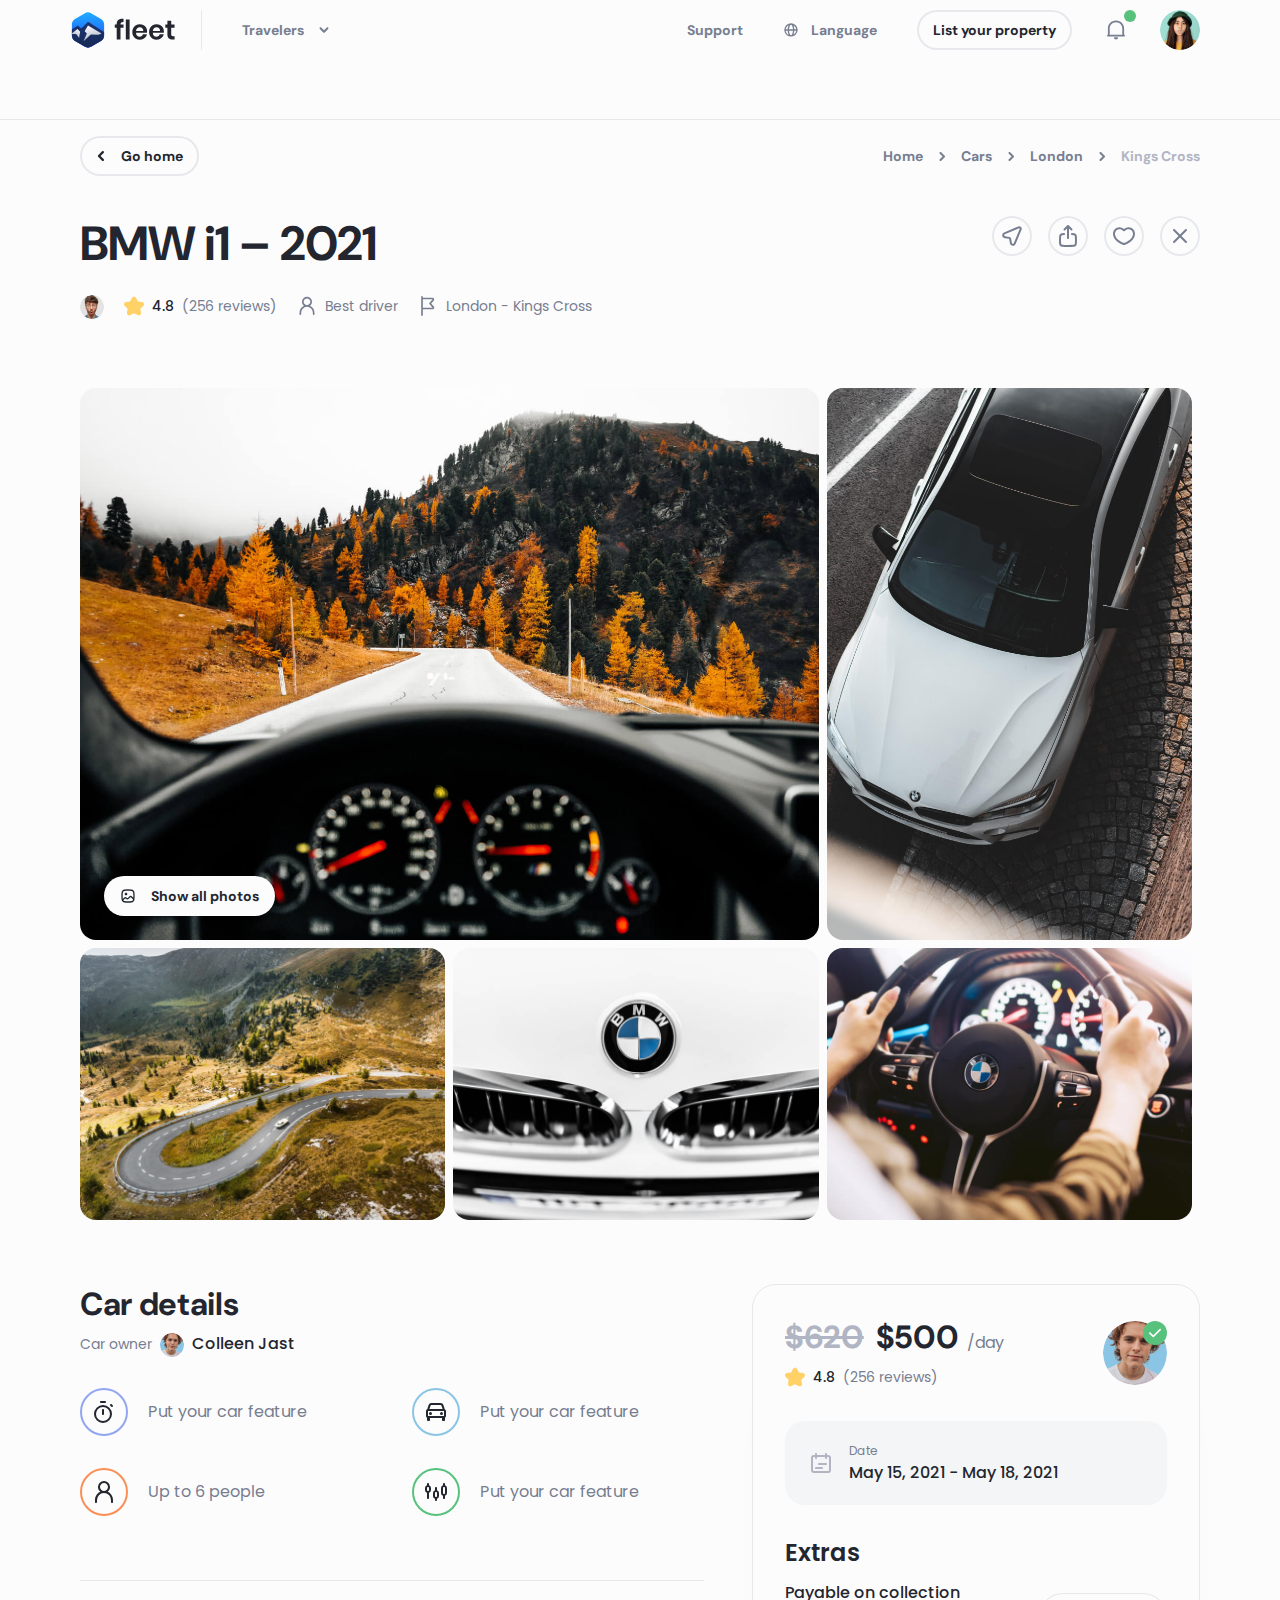
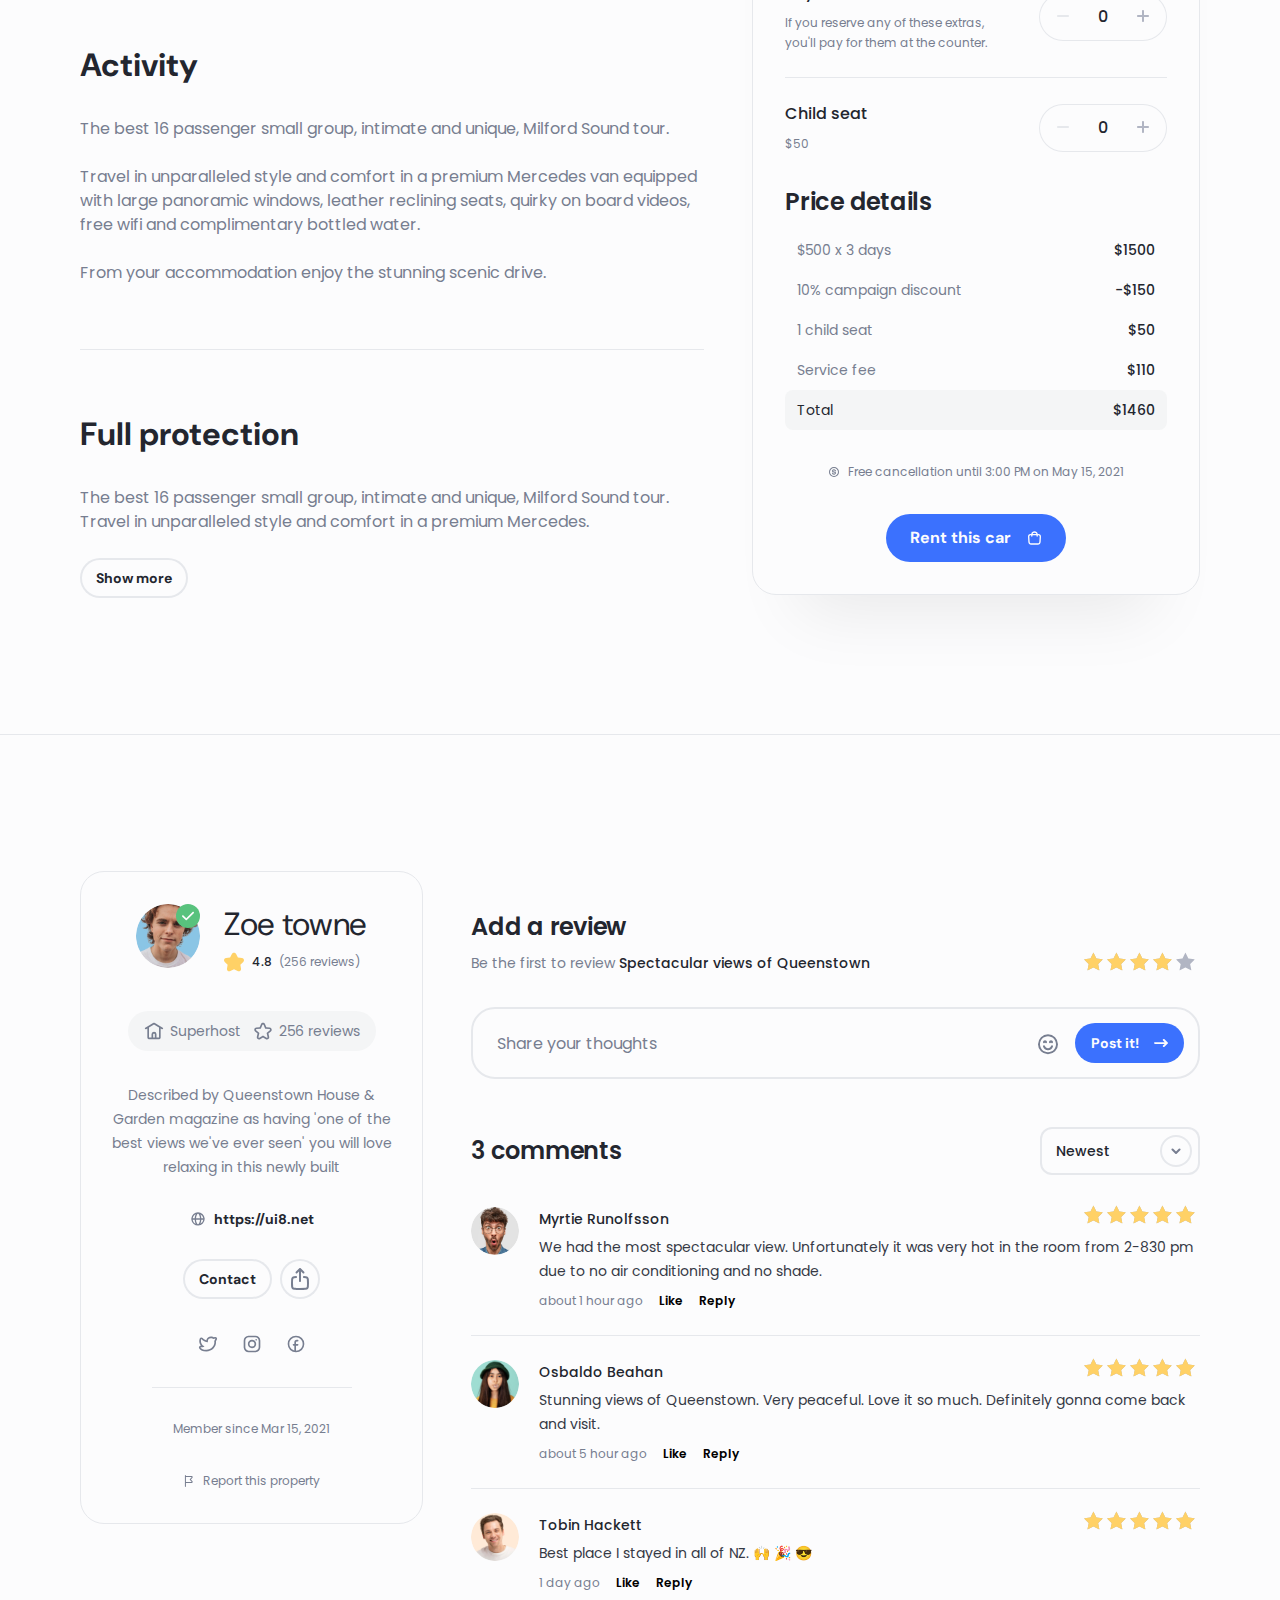
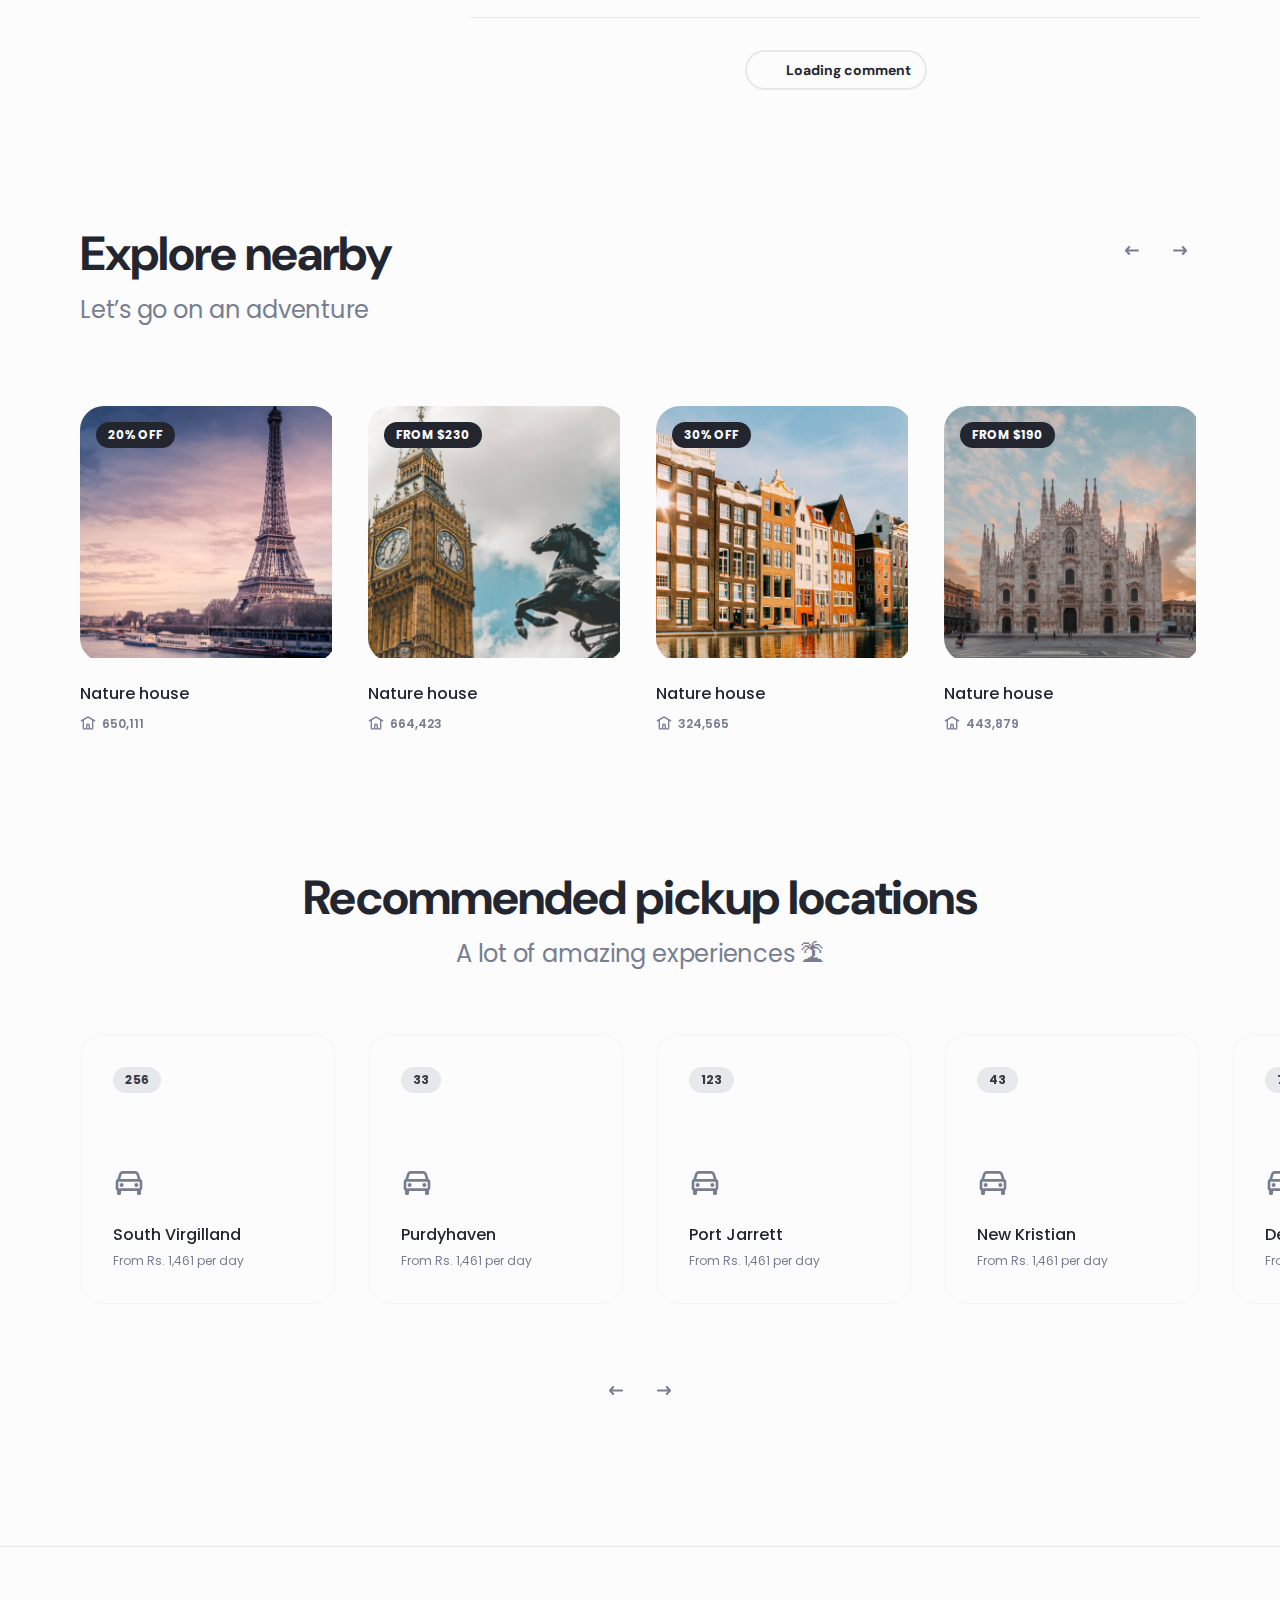
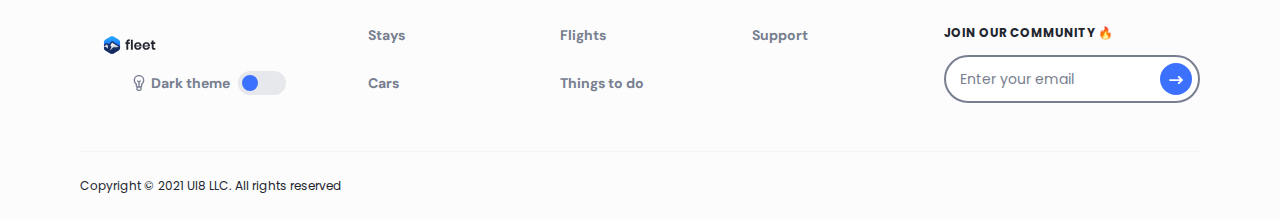
<file: cars-product.html>
<!DOCTYPE html>
<html lang="en">
  <head>
    <meta charset="utf-8">
    <title>Fleet</title>
    <meta http-equiv="X-UA-Compatible" content="IE=Edge">
    <meta name="viewport" content="width=device-width, initial-scale=1, maximum-scale=1.0, user-scalable=no">
    <meta name="format-detection" content="telephone=no">
    <link rel="apple-touch-icon" sizes="180x180" href="img/apple-touch-icon.png">
    <link rel="icon" type="image/png" sizes="32x32" href="img/favicon-32x32.png">
    <link rel="icon" type="image/png" sizes="16x16" href="img/favicon-16x16.png">
    <link rel="manifest" href="img/site.webmanifest">
    <link rel="mask-icon" href="img/safari-pinned-tab.svg" color="#5bbad5">
    <meta name="msapplication-TileColor" content="#da532c">
    <meta name="theme-color" content="#ffffff">
    <meta name="description" content="Epic Travel Shopping Design Kit">
    <meta name="twitter:card" content="summary">
    <meta name="twitter:site" content="@ui8">
    <meta name="twitter:title" content="Fleet – Travel Shopping UI Kit">
    <meta name="twitter:description" content="Epic Travel Shopping Design Kit">
    <meta name="twitter:creator" content="@ui8">
    <meta name="twitter:image" content="https://ui8-fleet-html.herokuapp.com/img/twitter-card.jpg">
    <meta property="og:title" content="Fleet – Travel Shopping UI Kit">
    <meta property="og:type" content="Article">
    <meta property="og:url" content="https://ui8.net/ui8/products/fleet--travel-shopping-ui-design-kit">
    <meta property="og:image" content="https://ui8-fleet-html.herokuapp.com/img/fb-og-image.jpg">
    <meta property="og:description" content="Epic Travel Shopping Design Kit">
    <meta property="og:site_name" content="Fleet – Travel Shopping UI Kit">
    <meta property="fb:admins" content="132951670226590">
    <link rel="preconnect" href="https://fonts.gstatic.com">
    <link href="https://fonts.googleapis.com/css2?family=DM+Sans:wght@700&amp;family=Poppins:wght@400;500;600;700&amp;display=swap" rel="stylesheet">
    <link rel="stylesheet" media="all" href="css/app.min.css">
    <script>
      var viewportmeta = document.querySelector('meta[name="viewport"]');
      if (viewportmeta) {
        if (screen.width < 375) {
          var newScale = screen.width / 375;
          viewportmeta.content = 'width=375, minimum-scale=' + newScale + ', maximum-scale=1.0, user-scalable=no, initial-scale=' + newScale + '';
        } else {
          viewportmeta.content = 'width=device-width, maximum-scale=1.0, initial-scale=1.0';
        }
      }
    </script>
  </head>
  <body>
    <script>
      console.log(localStorage.getItem('darkMode'));
      if (localStorage.getItem('darkMode') === "on") {
        document.body.classList.add("dark");
        document.addEventListener("DOMContentLoaded", function() {
          document.querySelector('.js-theme input').checked = true;
        });
      }
    </script>
    <!-- outer-->
    <div class="outer">
      <!-- header-->
      <header class="header js-header header_border">
        <div class="header__center center"><a class="header__logo" href="index.html"><img class="some-icon" src="img/logo-dark.svg" alt="Fleet"><img class="some-icon-dark" src="img/logo-light.svg" alt="Fleet"></a>
          <div class="header__wrapper js-header-wrapper">
            <div class="header__item header__item_dropdown js-header-item">
              <button class="header__head js-header-head">Travelers
                <svg class="icon icon-arrow-down">
                  <use xlink:href="#icon-arrow-down"></use>
                </svg>
              </button>
              <div class="header__body js-header-body">
                <div class="header__menu"><a class="header__link" href="index.html">
                    <svg class="icon icon-comment">
                      <use xlink:href="#icon-comment"></use>
                    </svg>Stays</a><a class="header__link" href="flights.html">
                    <svg class="icon icon-email">
                      <use xlink:href="#icon-email"></use>
                    </svg>Flights</a><a class="header__link" href="things-to-do.html">
                    <svg class="icon icon-home">
                      <use xlink:href="#icon-home"></use>
                    </svg>Things to do</a><a class="header__link active" href="cars.html">
                    <svg class="icon icon-email">
                      <use xlink:href="#icon-email"></use>
                    </svg>Cars</a></div>
              </div>
            </div><a class="header__item" href="support.html">Support</a>
            <div class="header__item header__item_language js-header-item">
              <button class="header__head js-header-head">
                <svg class="icon icon-globe">
                  <use xlink:href="#icon-globe"></use>
                </svg>Language
              </button>
              <div class="header__body js-header-body">
                <div class="header__list"><a class="header__box active" href="#">
                    <div class="header__category">English</div>
                    <div class="header__country">United States</div></a><a class="header__box" href="#">
                    <div class="header__category">Vietnamese</div>
                    <div class="header__country">Vietnamese</div></a><a class="header__box" href="#">
                    <div class="header__category">Français</div>
                    <div class="header__country">Belgique</div></a><a class="header__box" href="#">
                    <div class="header__category">Français</div>
                    <div class="header__country">Canada</div></a></div>
              </div>
            </div><a class="button button-stroke button-small header__button" href="list-your-property.html">List your property</a>
          </div>
          <div class="header__item header__item_notification js-header-item">
            <button class="header__head js-header-head active">
              <svg class="icon icon-notification">
                <use xlink:href="#icon-notification"></use>
              </svg>
            </button>
            <div class="header__body js-header-body">
              <div class="header__title">Notification</div>
              <div class="header__notifications"><a class="header__notification" href="message-center.html">
                  <div class="header__avatar"><img src="img/content/avatar-1.jpg" alt="Avatar"></div>
                  <div class="header__details">
                    <div class="header__subtitle">Kohaku Tora</div>
                    <div class="header__content">just sent you a message</div>
                    <div class="header__date">1 minute ago</div>
                    <div class="header__status" style="background-color: #3B71FE;"></div>
                  </div></a><a class="header__notification" href="message-center.html">
                  <div class="header__avatar"><img src="img/content/avatar-1.jpg" alt="Avatar"></div>
                  <div class="header__details">
                    <div class="header__subtitle">Kohaku Tora</div>
                    <div class="header__content">just sent you a message</div>
                    <div class="header__date">3 hours ago</div>
                    <div class="header__status" style="background-color: #3B71FE;"></div>
                  </div></a></div>
            </div>
          </div><a class="header__login js-popup-open" href="#popup-login" data-effect="mfp-zoom-in">
            <svg class="icon icon-user">
              <use xlink:href="#icon-user"></use>
            </svg></a>
          <div class="header__item header__item_user js-header-item">
            <button class="header__head js-header-head"><img src="img/content/avatar-2.jpg" alt="Avatar"></button>
            <div class="header__body js-header-body">
              <div class="header__group">
                <div class="header__menu"><a class="header__link" href="message-center.html">
                    <svg class="icon icon-comment">
                      <use xlink:href="#icon-comment"></use>
                    </svg>Messages</a><a class="header__link" href="bookings-list.html">
                    <svg class="icon icon-home">
                      <use xlink:href="#icon-home"></use>
                    </svg>Bookings</a><a class="header__link" href="wishlists.html">
                    <svg class="icon icon-email">
                      <use xlink:href="#icon-email"></use>
                    </svg>Wishlists</a></div>
                <div class="header__menu"><a class="header__link" href="list-your-property.html">
                    <svg class="icon icon-building">
                      <use xlink:href="#icon-building"></use>
                    </svg>List your property</a><a class="header__link" href="host-an-experience.html">
                    <svg class="icon icon-flag">
                      <use xlink:href="#icon-flag"></use>
                    </svg>Host an experience</a></div>
              </div>
              <div class="header__btns"><a class="button button-small header__button" href="account-setting.html">Account</a>
                <button class="button-stroke button-small header__button">Log out</button>
              </div>
            </div>
          </div>
          <button class="header__burger js-header-burger"></button>
        </div>
      </header>
      <!-- outer content-->
      <div class="outer__inner">
        <div class="section-mb64 product">
          <div class="product__center center">
            <div class="control"><a class="button-stroke button-small control__button" href="cars-category.html">
                <svg class="icon icon-arrow-left">
                  <use xlink:href="#icon-arrow-left"></use>
                </svg><span>Go home</span></a>
              <ul class="breadcrumbs">
                <li class="breadcrumbs__item"><a class="breadcrumbs__link" href="index.html">Home</a></li>
                <li class="breadcrumbs__item"><a class="breadcrumbs__link" href="cars.html">Cars</a></li>
                <li class="breadcrumbs__item"><a class="breadcrumbs__link" href="cars-category.html">London</a></li>
                <li class="breadcrumbs__item">Kings Cross</li>
              </ul>
            </div>
            <div class="product__head">
              <div class="product__box">
                <h2 class="product__title h2">BMW i1 – 2021</h2>
                <div class="product__line">
                  <div class="product__avatar"><img src="img/content/avatar-1.jpg" alt="Avatar"></div>
                  <div class="product__rating">
                    <svg class="icon icon-star">
                      <use xlink:href="#icon-star"></use>
                    </svg>
                    <div class="product__number">4.8</div>
                    <div class="product__reviews">(256 reviews)</div>
                  </div>
                  <div class="product__options">
                    <div class="product__option">
                      <svg class="icon icon-user">
                        <use xlink:href="#icon-user"></use>
                      </svg>Best driver
                    </div>
                    <div class="product__option">
                      <svg class="icon icon-flag">
                        <use xlink:href="#icon-flag"></use>
                      </svg>London - Kings Cross
                    </div>
                  </div>
                </div>
              </div>
              <div class="actions js-actions">
                <div class="actions__list">
                  <div class="actions__item actions__item_map js-actions-item">
                    <button class="button-circle-stroke button-small actions__button js-actions-button">
                      <svg class="icon icon-location">
                        <use xlink:href="#icon-location"></use>
                      </svg>
                    </button>
                    <div class="actions__body js-actions-body">
                      <iframe src="https://www.google.com/maps/embed?pb=!1m18!1m12!1m3!1d63817.0803287881!2d168.63234961382247!3d-45.04173987887954!2m3!1f0!2f0!3f0!3m2!1i1024!2i768!4f13.1!3m3!1m2!1s0xa9d51df1d7a8de5f%3A0x500ef868479a600!2z0JrRg9C40L3RgdGC0LDRg9C9LCDQndC-0LLQsNGPINCX0LXQu9Cw0L3QtNC40Y8!5e0!3m2!1sru!2sua!4v1624887132616!5m2!1sru!2sua" width="600" height="450"></iframe>
                    </div>
                  </div>
                  <div class="actions__item actions__item_share js-actions-item">
                    <button class="button-circle-stroke button-small actions__button js-actions-button">
                      <svg class="icon icon-share">
                        <use xlink:href="#icon-share"></use>
                      </svg>
                    </button>
                    <div class="actions__body js-actions-body">
                      <div class="actions__title">Share link to this page</div>
                      <div class="actions__list share-btn" data-url="https://ui8.net"><a class="actions__link btn-twitter" data-id="tw"><span>
                            <svg class="icon icon-twitter">
                              <use xlink:href="#icon-twitter"></use>
                            </svg></span></a><a class="actions__link btn-facebook" data-id="fb"><span>
                            <svg class="icon icon-facebook">
                              <use xlink:href="#icon-facebook"></use>
                            </svg></span></a></div>
                    </div>
                  </div>
                  <div class="actions__item">
                    <button class="button-circle-stroke button-small actions__favorite js-actions-favorite">
                      <svg class="icon icon-heart">
                        <use xlink:href="#icon-heart"></use>
                      </svg>
                      <svg class="icon icon-heart-fill">
                        <use xlink:href="#icon-heart-fill"></use>
                      </svg>
                    </button>
                  </div>
                  <div class="actions__item"><a class="button-circle-stroke button-small actions__button" href="stays-category.html">
                      <svg class="icon icon-close">
                        <use xlink:href="#icon-close"></use>
                      </svg></a></div>
                </div>
              </div>
            </div>
            <div class="gallery">
              <div class="gallery__list gallery__list_cars">
                <div class="gallery__preview"><a class="gallery__view" href="img/content/photo-3.1.jpg" data-fancybox="gallery" data-caption="BMW i1 – 2021"><img src="img/content/photo-3.1.jpg" alt="Gallery"></a><a class="button-white button-small gallery__button" href="full-photo-grid.html">
                    <svg class="icon icon-image">
                      <use xlink:href="#icon-image"></use>
                    </svg><span>Show all photos</span></a></div><a class="gallery__preview" href="img/content/photo-3.2.jpg" data-fancybox="gallery"><img src="img/content/photo-3.2.jpg" alt="Gallery"></a><a class="gallery__preview" href="img/content/photo-3.3.jpg" data-fancybox="gallery"><img src="img/content/photo-3.3.jpg" alt="Gallery"></a><a class="gallery__preview" href="img/content/photo-3.4.jpg" data-fancybox="gallery"><img src="img/content/photo-3.4.jpg" alt="Gallery"></a><a class="gallery__preview" href="img/content/photo-3.5.jpg" data-fancybox="gallery"><img src="img/content/photo-3.5.jpg" alt="Gallery"></a>
              </div>
            </div>
          </div>
        </div>
        <div class="section description">
          <div class="description__center center">
            <div class="description__wrapper">
              <h4 class="description__title h4">Car details</h4>
              <div class="description__profile"><span>Car owner</span>
                <div class="description__avatar"><img src="img/content/avatar.jpg" alt="Avatar"></div>
                <div class="description__name">Colleen Jast</div>
              </div>
              <div class="description__list">
                <div class="description__item">
                  <div class="description__icon" style="border-color: #92A5EF;">
                    <svg class="icon icon-stopwatch">
                      <use xlink:href="#icon-stopwatch"></use>
                    </svg>
                  </div>Put your car feature
                </div>
                <div class="description__item">
                  <div class="description__icon" style="border-color: #8BC5E5;">
                    <svg class="icon icon-car">
                      <use xlink:href="#icon-car"></use>
                    </svg>
                  </div>Put your car feature
                </div>
                <div class="description__item">
                  <div class="description__icon" style="border-color: #FA8F54;">
                    <svg class="icon icon-user">
                      <use xlink:href="#icon-user"></use>
                    </svg>
                  </div>Up to 6 people
                </div>
                <div class="description__item">
                  <div class="description__icon" style="border-color: #58C27D;">
                    <svg class="icon icon-candlesticks">
                      <use xlink:href="#icon-candlesticks"></use>
                    </svg>
                  </div>Put your car feature
                </div>
              </div>
              <div class="description__group">
                <div class="description__section">
                  <div class="description__content">
                    <h4>Activity</h4>
                    <p>The best 16 passenger small group, intimate and unique, Milford Sound tour. </p>
                    <p>Travel in unparalleled style and comfort in a premium Mercedes van equipped with large panoramic windows, leather reclining seats, quirky on board videos, free wifi and complimentary bottled water.  </p>
                    <p>From your accommodation enjoy the stunning scenic drive.</p>
                  </div>
                </div>
                <div class="description__section">
                  <div class="description__content">
                    <h4>Full protection</h4>
                    <p>The best 16 passenger small group, intimate and unique, Milford Sound tour. Travel in unparalleled style and comfort in a premium Mercedes.</p>
                  </div>
                  <div class="description__content description__content_hide">
                    <p>Travel in unparalleled style and comfort in a premium Mercedes van equipped with large panoramic windows, leather reclining seats, quirky on board videos, free wifi and complimentary bottled water.  </p>
                    <p>From your accommodation enjoy the stunning scenic drive.</p>
                    <p>The best 16 passenger small group, intimate and unique, Milford Sound tour. Travel in unparalleled style and comfort in a premium Mercedes.</p>
                  </div>
                  <button class="button-stroke button-small description__button">Show more</button>
                </div>
              </div>
            </div>
            <div class="receipt">
              <div class="receipt__head">
                <div class="receipt__details">
                  <div class="receipt__cost">
                    <div class="receipt__old">$620</div>
                    <div class="receipt__actual">$500</div>
                    <div class="receipt__note">/day</div>
                  </div>
                  <div class="receipt__rating">
                    <svg class="icon icon-star">
                      <use xlink:href="#icon-star"></use>
                    </svg>
                    <div class="receipt__number">4.8</div>
                    <div class="receipt__reviews">(256 reviews)</div>
                  </div>
                </div>
                <div class="receipt__avatar"><img src="img/content/avatar.jpg" alt="Avatar">
                  <div class="receipt__check">
                    <svg class="icon icon-check">
                      <use xlink:href="#icon-check"></use>
                    </svg>
                  </div>
                </div>
              </div>
              <div class="receipt__description">
                <div class="receipt__item">
                  <div class="receipt__icon">
                    <svg class="icon icon-calendar">
                      <use xlink:href="#icon-calendar"></use>
                    </svg>
                  </div>
                  <div class="receipt__box">
                    <div class="receipt__category">Date</div>
                    <div class="receipt__subtitle">May 15, 2021 - May 18, 2021</div>
                  </div>
                </div>
              </div>
              <div class="receipt__stage">Extras</div>
              <div class="receipt__settings">
                <div class="receipt__setting">
                  <div class="receipt__wrap">
                    <div class="receipt__subtitle">Payable on collection</div>
                    <div class="receipt__content">If you reserve any of these extras, you'll pay for them at the counter.</div>
                  </div>
                  <div class="counter js-counter" data-min="0">
                    <button class="counter__button js-counter-button js-counter-minus disabled" type="button">
                      <svg class="icon icon-minus">
                        <use xlink:href="#icon-minus"></use>
                      </svg>
                    </button>
                    <div class="counter__value js-counter-value"></div>
                    <button class="counter__button js-counter-button js-counter-plus" type="button">
                      <svg class="icon icon-plus">
                        <use xlink:href="#icon-plus"></use>
                      </svg>
                    </button>
                    <input class="js-counter-input js-counter-result js-counter-babies" type="hidden">
                  </div>
                </div>
                <div class="receipt__setting">
                  <div class="receipt__wrap">
                    <div class="receipt__subtitle">Child seat</div>
                    <div class="receipt__content">$50</div>
                  </div>
                  <div class="counter js-counter" data-min="0">
                    <button class="counter__button js-counter-button js-counter-minus disabled" type="button">
                      <svg class="icon icon-minus">
                        <use xlink:href="#icon-minus"></use>
                      </svg>
                    </button>
                    <div class="counter__value js-counter-value"></div>
                    <button class="counter__button js-counter-button js-counter-plus" type="button">
                      <svg class="icon icon-plus">
                        <use xlink:href="#icon-plus"></use>
                      </svg>
                    </button>
                    <input class="js-counter-input js-counter-result js-counter-babies" type="hidden">
                  </div>
                </div>
              </div>
              <div class="receipt__stage">Price details</div>
              <div class="receipt__table">
                <div class="receipt__line">
                  <div class="receipt__cell">$500 x 3 days</div>
                  <div class="receipt__cell">$1500</div>
                </div>
                <div class="receipt__line">
                  <div class="receipt__cell">10% campaign discount</div>
                  <div class="receipt__cell">-$150</div>
                </div>
                <div class="receipt__line">
                  <div class="receipt__cell">1 child seat</div>
                  <div class="receipt__cell">$50</div>
                </div>
                <div class="receipt__line">
                  <div class="receipt__cell">Service fee</div>
                  <div class="receipt__cell">$110</div>
                </div>
                <div class="receipt__line">
                  <div class="receipt__cell">Total</div>
                  <div class="receipt__cell">$1460</div>
                </div>
              </div>
              <div class="receipt__foot">
                <div class="receipt__free">
                  <svg class="icon icon-coin">
                    <use xlink:href="#icon-coin"></use>
                  </svg>Free cancellation until 3:00 PM on May 15, 2021
                </div><a class="button receipt__button" href="cars-checkout.html"><span>Rent this car</span>
                  <svg class="icon icon-bag">
                    <use xlink:href="#icon-bag"></use>
                  </svg></a>
              </div>
            </div>
          </div>
        </div>
        <div class="section comments">
          <div class="comments__center center">
            <div class="profile">
              <div class="profile__head">
                <div class="profile__line">
                  <div class="profile__avatar"><img src="img/content/avatar.jpg" alt="Avatar">
                    <div class="profile__check">
                      <svg class="icon icon-check">
                        <use xlink:href="#icon-check"></use>
                      </svg>
                    </div>
                  </div>
                  <div class="profile__details">
                    <div class="profile__man">Zoe towne</div>
                    <div class="profile__rating">
                      <svg class="icon icon-star">
                        <use xlink:href="#icon-star"></use>
                      </svg>
                      <div class="profile__number">4.8</div>
                      <div class="profile__reviews">(256 reviews)</div>
                    </div>
                  </div>
                </div>
              </div>
              <div class="profile__body">
                <div class="profile__parameters">
                  <div class="profile__parameter">
                    <svg class="icon icon-home">
                      <use xlink:href="#icon-home"></use>
                    </svg>Superhost
                  </div>
                  <div class="profile__parameter">
                    <svg class="icon icon-star-outline">
                      <use xlink:href="#icon-star-outline"></use>
                    </svg>256 reviews
                  </div>
                </div>
                <div class="profile__info">Described by Queenstown House & Garden magazine as having 'one of the best views we've ever seen' you will love relaxing in this newly built</div><a class="profile__site" href="https://ui8.net" target="_blank">
                  <svg class="icon icon-globe">
                    <use xlink:href="#icon-globe"></use>
                  </svg>https://ui8.net</a>
                <div class="profile__control"><a class="button-stroke button-small profile__button" href="message-center.html">Contact</a>
                  <div class="actions js-actions">
                    <div class="actions__item actions__item_share js-actions-item">
                      <button class="button-circle-stroke button-small actions__button js-actions-button">
                        <svg class="icon icon-share">
                          <use xlink:href="#icon-share"></use>
                        </svg>
                      </button>
                      <div class="actions__body actions__body_up js-actions-body">
                        <div class="actions__title">Share link to this page</div>
                        <div class="actions__list share-btn" data-url="https://ui8.net"><a class="actions__link btn-twitter" data-id="tw"><span>
                              <svg class="icon icon-twitter">
                                <use xlink:href="#icon-twitter"></use>
                              </svg></span></a><a class="actions__link btn-facebook" data-id="fb"><span>
                              <svg class="icon icon-facebook">
                                <use xlink:href="#icon-facebook"></use>
                              </svg></span></a></div>
                      </div>
                    </div>
                  </div>
                </div>
                <div class="profile__socials"><a class="profile__social" href="https://twitter.com/ui8" target="_blank">
                    <svg class="icon icon-twitter">
                      <use xlink:href="#icon-twitter"></use>
                    </svg></a><a class="profile__social" href="https://www.instagram.com/ui8net/" target="_blank">
                    <svg class="icon icon-instagram">
                      <use xlink:href="#icon-instagram"></use>
                    </svg></a><a class="profile__social" href="https://www.facebook.com/ui8.net/" target="_blank">
                    <svg class="icon icon-facebook">
                      <use xlink:href="#icon-facebook"></use>
                    </svg></a></div>
                <div class="profile__note">Member since Mar 15, 2021</div>
                <button class="profile__report">
                  <svg class="icon icon-flag">
                    <use xlink:href="#icon-flag"></use>
                  </svg>Report this property
                </button>
              </div>
            </div>
            <div class="comment">
              <form class="comment__form">
                <div class="comment__title">Add a review</div>
                <div class="comment__head">
                  <div class="comment__text">Be the first to review <span>Spectacular views of Queenstown</span></div>
                  <div class="rating js-rating" data-rating="4" data-read="false"></div>
                </div>
                <div class="comment__field">
                  <input class="comment__input" type="text" name="comment" placeholder="Share your thoughts" required>
                  <div class="smile js-smile">
                    <button class="smile__button js-smile-button" type="button">
                      <svg class="icon icon-smile">
                        <use xlink:href="#icon-smile"></use>
                      </svg>
                      <svg class="icon icon-smile-fill">
                        <use xlink:href="#icon-smile-fill"></use>
                      </svg>
                    </button>
                    <div class="smile__body js-smile-body">
                      <div class="smile__item">❤️</div>
                      <div class="smile__item">🙌</div>
                      <div class="smile__item">👍</div>
                      <div class="smile__item">😊</div>
                      <div class="smile__item">🤣</div>
                      <div class="smile__item">😡</div>
                    </div>
                  </div>
                  <button class="button-small comment__button"><span>Post it!</span>
                    <svg class="icon icon-arrow-next">
                      <use xlink:href="#icon-arrow-next"></use>
                    </svg>
                  </button>
                </div>
              </form>
              <div class="comment__head">
                <div class="comment__title">3 comments</div>
                <select class="select">
                  <option>Newest</option>
                  <option>Popular</option>
                  <option>All</option>
                </select>
              </div>
              <div class="comment__list">
                                <div class="comment__item">
                                  <div class="comment__avatar"><img src="img/content/avatar-1.jpg" alt="Avatar"></div>
                                  <div class="comment__details">
                                    <div class="comment__top">
                                      <div class="comment__author">Myrtie Runolfsson</div>
                                      <div class="rating js-rating" data-rating="5" data-read="true"></div>
                                    </div>
                                    <div class="comment__content">We had the most spectacular view. Unfortunately it was very hot in the room from 2-830 pm due to no air conditioning and no shade.</div>
                                    <div class="comment__foot">
                                      <div class="comment__time">about 1 hour ago</div>
                                      <div class="comment__actions">
                                        <button class="comment__action">Like</button>
                                        <button class="comment__action">Reply</button>
                                      </div>
                                    </div>
                                  </div>
                                </div>
                                <div class="comment__item">
                                  <div class="comment__avatar"><img src="img/content/avatar-2.jpg" alt="Avatar"></div>
                                  <div class="comment__details">
                                    <div class="comment__top">
                                      <div class="comment__author">Osbaldo Beahan</div>
                                      <div class="rating js-rating" data-rating="5" data-read="true"></div>
                                    </div>
                                    <div class="comment__content">Stunning views of Queenstown. Very peaceful. Love it so much. Definitely gonna come back and visit.</div>
                                    <div class="comment__foot">
                                      <div class="comment__time">about 5 hour ago</div>
                                      <div class="comment__actions">
                                        <button class="comment__action">Like</button>
                                        <button class="comment__action">Reply</button>
                                      </div>
                                    </div>
                                  </div>
                                </div>
                                <div class="comment__item">
                                  <div class="comment__avatar"><img src="img/content/avatar-3.jpg" alt="Avatar"></div>
                                  <div class="comment__details">
                                    <div class="comment__top">
                                      <div class="comment__author">Tobin Hackett</div>
                                      <div class="rating js-rating" data-rating="5" data-read="true"></div>
                                    </div>
                                    <div class="comment__content">Best place I stayed in all of NZ. 🙌 🎉 😎</div>
                                    <div class="comment__foot">
                                      <div class="comment__time">1 day ago</div>
                                      <div class="comment__actions">
                                        <button class="comment__action">Like</button>
                                        <button class="comment__action">Reply</button>
                                      </div>
                                    </div>
                                  </div>
                                </div>
              </div>
              <div class="comment__btns">
                <button class="button-stroke button-small comment__button">
                  <div class="loader"></div><span>Loading comment</span>
                </button>
              </div>
            </div>
          </div>
        </div>
        <div class="section browse">
          <div class="browse__center center">
            <div class="browse__inner">
              <div class="browse__head">
                <h2 class="browse__title h2">Explore nearby</h2>
                <div class="browse__info info">Let’s go on an adventure</div>
              </div>
              <div class="browse__wrapper">
                <div class="browse__slider js-slider-browse"><a class="browse__card" href="stays-category.html">
                                      <div class="browse__preview"><img srcSet="img/content/browse-pic-6.jpg 2x" src="img/content/browse-pic-6@2x.jpg" alt="Card">
                                        <div class="status-black browse__category">20% off</div>
                                      </div>
                                      <div class="browse__subtitle">Nature house</div>
                                      <div class="browse__content">
                                        <svg class="icon icon-home">
                                          <use xlink:href="#icon-home"></use>
                                        </svg>650,111
                                      </div></a><a class="browse__card" href="stays-category.html">
                                      <div class="browse__preview"><img srcSet="img/content/browse-pic-7.jpg 2x" src="img/content/browse-pic-7@2x.jpg" alt="Card">
                                        <div class="status-black browse__category">from $230</div>
                                      </div>
                                      <div class="browse__subtitle">Nature house</div>
                                      <div class="browse__content">
                                        <svg class="icon icon-home">
                                          <use xlink:href="#icon-home"></use>
                                        </svg>664,423
                                      </div></a><a class="browse__card" href="stays-category.html">
                                      <div class="browse__preview"><img srcSet="img/content/browse-pic-8.jpg 2x" src="img/content/browse-pic-8@2x.jpg" alt="Card">
                                        <div class="status-black browse__category">30% off</div>
                                      </div>
                                      <div class="browse__subtitle">Nature house</div>
                                      <div class="browse__content">
                                        <svg class="icon icon-home">
                                          <use xlink:href="#icon-home"></use>
                                        </svg>324,565
                                      </div></a><a class="browse__card" href="stays-category.html">
                                      <div class="browse__preview"><img srcSet="img/content/browse-pic-9.jpg 2x" src="img/content/browse-pic-9@2x.jpg" alt="Card">
                                        <div class="status-black browse__category">from $190</div>
                                      </div>
                                      <div class="browse__subtitle">Nature house</div>
                                      <div class="browse__content">
                                        <svg class="icon icon-home">
                                          <use xlink:href="#icon-home"></use>
                                        </svg>443,879
                                      </div></a><a class="browse__card" href="stays-category.html">
                                      <div class="browse__preview"><img srcSet="img/content/browse-pic-1.jpg 2x" src="img/content/browse-pic-1@2x.jpg" alt="Card">
                                        <div class="status-black browse__category">20% off</div>
                                      </div>
                                      <div class="browse__subtitle">Nature house</div>
                                      <div class="browse__content">
                                        <svg class="icon icon-home">
                                          <use xlink:href="#icon-home"></use>
                                        </svg>650,111
                                      </div></a><a class="browse__card" href="stays-category.html">
                                      <div class="browse__preview"><img srcSet="img/content/browse-pic-2.jpg 2x" src="img/content/browse-pic-2@2x.jpg" alt="Card">
                                        <div class="status-black browse__category">from $230</div>
                                      </div>
                                      <div class="browse__subtitle">Nature house</div>
                                      <div class="browse__content">
                                        <svg class="icon icon-home">
                                          <use xlink:href="#icon-home"></use>
                                        </svg>664,423
                                      </div></a><a class="browse__card" href="stays-category.html">
                                      <div class="browse__preview"><img srcSet="img/content/browse-pic-3.jpg 2x" src="img/content/browse-pic-3@2x.jpg" alt="Card">
                                        <div class="status-black browse__category">20% off</div>
                                      </div>
                                      <div class="browse__subtitle">Nature house</div>
                                      <div class="browse__content">
                                        <svg class="icon icon-home">
                                          <use xlink:href="#icon-home"></use>
                                        </svg>324,565
                                      </div></a>
                </div>
              </div>
            </div>
          </div>
        </div>
        <div class="section categories">
          <div class="categories__center center">
            <div class="categories__inner">
              <div class="categories__head">
                <h2 class="categories__title h2">Recommended pickup locations</h2>
                <div class="categories__info info">A lot of amazing experiences 🏝</div>
              </div>
              <div class="categories__wrapper">
                <div class="categories__slider js-slider-categories"><a class="categories__item" href="cars-category-2.html">
                                      <div class="status categories__counter">256</div>
                                      <div class="categories__icon">
                                        <svg class="icon icon-car">
                                          <use xlink:href="#icon-car"></use>
                                        </svg>
                                      </div>
                                      <div class="categories__subtitle">South Virgilland</div>
                                      <div class="categories__content">From Rs. 1,461 per day</div></a><a class="categories__item" href="cars-category-2.html">
                                      <div class="status categories__counter">33</div>
                                      <div class="categories__icon">
                                        <svg class="icon icon-car">
                                          <use xlink:href="#icon-car"></use>
                                        </svg>
                                      </div>
                                      <div class="categories__subtitle">Purdyhaven</div>
                                      <div class="categories__content">From Rs. 1,461 per day</div></a><a class="categories__item" href="cars-category-2.html">
                                      <div class="status categories__counter">123</div>
                                      <div class="categories__icon">
                                        <svg class="icon icon-car">
                                          <use xlink:href="#icon-car"></use>
                                        </svg>
                                      </div>
                                      <div class="categories__subtitle">Port Jarrett</div>
                                      <div class="categories__content">From Rs. 1,461 per day</div></a><a class="categories__item" href="cars-category-2.html">
                                      <div class="status categories__counter">43</div>
                                      <div class="categories__icon">
                                        <svg class="icon icon-car">
                                          <use xlink:href="#icon-car"></use>
                                        </svg>
                                      </div>
                                      <div class="categories__subtitle">New Kristian</div>
                                      <div class="categories__content">From Rs. 1,461 per day</div></a><a class="categories__item" href="cars-category-2.html">
                                      <div class="status categories__counter">73</div>
                                      <div class="categories__icon">
                                        <svg class="icon icon-car">
                                          <use xlink:href="#icon-car"></use>
                                        </svg>
                                      </div>
                                      <div class="categories__subtitle">Demetrisfort</div>
                                      <div class="categories__content">From Rs. 1,461 per day</div></a><a class="categories__item" href="cars-category-2.html">
                                      <div class="status categories__counter">11</div>
                                      <div class="categories__icon">
                                        <svg class="icon icon-car">
                                          <use xlink:href="#icon-car"></use>
                                        </svg>
                                      </div>
                                      <div class="categories__subtitle">South Virgilland</div>
                                      <div class="categories__content">From Rs. 1,461 per day</div></a><a class="categories__item" href="cars-category-2.html">
                                      <div class="status categories__counter">56</div>
                                      <div class="categories__icon">
                                        <svg class="icon icon-car">
                                          <use xlink:href="#icon-car"></use>
                                        </svg>
                                      </div>
                                      <div class="categories__subtitle">Purdyhaven</div>
                                      <div class="categories__content">From Rs. 1,461 per day</div></a><a class="categories__item" href="cars-category-2.html">
                                      <div class="status categories__counter">33</div>
                                      <div class="categories__icon">
                                        <svg class="icon icon-car">
                                          <use xlink:href="#icon-car"></use>
                                        </svg>
                                      </div>
                                      <div class="categories__subtitle">Port Jarrett</div>
                                      <div class="categories__content">From Rs. 1,461 per day</div></a><a class="categories__item" href="cars-category-2.html">
                                      <div class="status categories__counter">123</div>
                                      <div class="categories__icon">
                                        <svg class="icon icon-car">
                                          <use xlink:href="#icon-car"></use>
                                        </svg>
                                      </div>
                                      <div class="categories__subtitle">New Kristian</div>
                                      <div class="categories__content">From Rs. 1,461 per day</div></a><a class="categories__item" href="cars-category-2.html">
                                      <div class="status categories__counter">43</div>
                                      <div class="categories__icon">
                                        <svg class="icon icon-car">
                                          <use xlink:href="#icon-car"></use>
                                        </svg>
                                      </div>
                                      <div class="categories__subtitle">Demetrisfort</div>
                                      <div class="categories__content">From Rs. 1,461 per day</div></a>
                </div>
              </div>
            </div>
          </div>
        </div>
      </div>
      <!-- footer-->
      <footer class="footer">
        <div class="footer__center center">
          <div class="footer__row">
            <div class="footer__col"><a class="footer__logo" href="index.html"><img class="some-icon" src="img/logo-dark.svg" alt="Fleet"><img class="some-icon-dark" src="img/logo-light.svg" alt="Fleet"></a>
              <div class="footer__theme">
                <svg class="icon icon-bulb">
                  <use xlink:href="#icon-bulb"></use>
                </svg>Dark theme
                <label class="theme js-theme">
                  <input class="theme__input" type="checkbox"/><span class="theme__inner"><span class="theme__box"></span></span>
                </label>
              </div>
            </div>
            <div class="footer__col">
              <div class="footer__menu"><a class="footer__link" href="index.html">Stays</a><a class="footer__link" href="flights.html">Flights</a><a class="footer__link" href="support.html">Support</a><a class="footer__link" href="cars.html">Cars</a><a class="footer__link" href="things-to-do.html">Things to do</a></div>
            </div>
            <div class="footer__col">
              <div class="footer__info">Join our community 🔥</div>
              <form class="subscription">
                <input class="subscription__input" type="email" name="email" placeholder="Enter your email" required="required"/>
                <button class="subscription__btn">
                  <svg class="icon icon-arrow-next">
                    <use xlink:href="#icon-arrow-next"></use>
                  </svg>
                </button>
              </form>
            </div>
          </div>
          <div class="footer__bottom">
            <div class="footer__copyright">Copyright © 2021 UI8 LLC. All rights reserved</div>
          </div>
        </div>
      </footer>
    </div>
    <div class="popup popup_login mfp-hide" id="popup-login">
      <div class="login">
        <div class="login__item">
          <div class="login__title h3">Sign up on Fleet</div>
          <div class="login__info">Use Your OpenID to Sign up</div>
          <div class="login__btns">
            <button class="button login__button">
              <svg class="icon icon-google">
                <use xlink:href="#icon-google"></use>
              </svg><span>Google</span>
            </button>
            <button class="button-black login__button">
              <svg class="icon icon-apple">
                <use xlink:href="#icon-apple"></use>
              </svg><span>Apple</span>
            </button>
          </div>
          <div class="login__note">Or continue with email</div>
          <div class="subscription">
            <input class="subscription__input" type="email" name="email" placeholder="Enter your email" required>
            <button class="subscription__btn">
              <svg class="icon icon-arrow-next">
                <use xlink:href="#icon-arrow-next"></use>
              </svg>
            </button>
          </div>
          <div class="login__foot">Already have an account? <a class="login__link" href="#">Login</a></div>
        </div>
        <div class="login__item">
          <div class="login__title h3">Sign in</div>
          <div class="login__form">
            <div class="field field_view">
              <div class="field__wrap">
                <input class="field__input" type="password" name="password" placeholder="Password" required>
                <button class="field__view">
                  <svg class="icon icon-eye">
                    <use xlink:href="#icon-eye"></use>
                  </svg>
                </button>
              </div>
            </div>
            <button class="button login__button">Login</button>
          </div>
          <div class="login__foot"><a class="login__password" href="#">Forgot password?</a></div>
        </div>
        <div class="login__item">
          <div class="login__title h3">Let’s confirm it’s really you</div>
          <div class="login__info">Help us secure your account. Please complete the verifications below</div>
          <div class="login__form">
            <div class="login__variants">
              <label class="radio">
                <input class="radio__input" type="radio" name="login" checked="checked"/><span class="radio__inner"><span class="radio__tick"></span><span class="radio__text">Get the code by text message (SM) at +1 234 567 890</span></span>
              </label>
              <label class="radio">
                <input class="radio__input" type="radio" name="login"/><span class="radio__inner"><span class="radio__tick"></span><span class="radio__text">Get the code by email at tranm••••••••••••@gm•••.com</span></span>
              </label>
            </div>
            <button class="button login__button">Continue</button>
          </div>
        </div>
        <div class="login__item">
          <div class="login__title h3">Enter your security code</div>
          <div class="login__info">We texted your code to +1 234 567 890</div>
          <div class="login__form">
            <div class="login__code">
              <div class="login__number">
                <input type="tel">
              </div>
              <div class="login__number">
                <input type="tel">
              </div>
              <div class="login__number">
                <input type="tel">
              </div>
              <div class="login__number">
                <input type="tel">
              </div>
            </div>
          </div>
        </div>
      </div>
    </div>
    <!-- scripts-->
    <script src="js/lib/jquery.min.js"></script>
    <script src="js/lib/slick.min.js"></script>
    <script src="js/lib/jquery.nice-select.min.js"></script>
    <script src="js/lib/share-buttons.js"></script>
    <script src="js/lib/jquery.fancybox.min.js"></script>
    <script src="js/lib/jquery.rateyo.min.js"></script>
    <script src="js/lib/nouislider.min.js"></script>
    <script src="js/lib/wNumb.js"></script>
    <script src="js/lib/jquery.magnific-popup.min.js"></script>
    <script src="js/lib/moment.min.js"></script>
    <script src="js/lib/jquery.daterangepicker.min.js"></script>
    <script src="js/lib/simpleParallax.min.js"></script>
    <script src="js/demo.js"></script>
    <script src="js/app.js"></script>
    <!-- svg sprite-->
    <div style="display: none"><svg width="0" height="0">
<symbol xmlns="http://www.w3.org/2000/svg" viewBox="0 0 16 16" id="icon-arrow-down">
<path d="M10.805 6.362c-.26-.26-.682-.26-.943 0L8 8.224 6.138 6.362c-.26-.26-.682-.26-.943 0s-.26.682 0 .943l2.333 2.333c.26.26.682.26.943 0l2.333-2.333c.26-.26.26-.682 0-.943z"></path>
</symbol>
<symbol xmlns="http://www.w3.org/2000/svg" viewBox="0 0 16 16" id="icon-arrow-bottom">
<path d="M15.039 3.961c-.653-.653-1.713-.653-2.366 0L8 8.634 3.327 3.961c-.653-.653-1.713-.653-2.366 0s-.653 1.713 0 2.366l5.856 5.856c.653.653 1.713.653 2.366 0l5.856-5.856c.653-.653.653-1.713 0-2.366z"></path>
</symbol>
<symbol xmlns="http://www.w3.org/2000/svg" viewBox="0 0 16 16" id="icon-arrow-left">
<path d="M12.207.521a1.78 1.78 0 0 1 0 2.514L7.242 8l4.965 4.965a1.78 1.78 0 0 1 0 2.514 1.78 1.78 0 0 1-2.514 0L3.471 9.257a1.78 1.78 0 0 1 0-2.514L9.693.521a1.78 1.78 0 0 1 2.514 0z"></path>
</symbol>
<symbol xmlns="http://www.w3.org/2000/svg" viewBox="0 0 16 16" id="icon-arrow-right">
<path d="M6.528 5.195c-.26.26-.26.682 0 .943L8.39 8 6.528 9.862c-.26.26-.26.682 0 .943s.682.26.943 0l2.333-2.333c.26-.26.26-.682 0-.943L7.471 5.195c-.26-.26-.682-.26-.943 0z"></path>
</symbol>
<symbol xmlns="http://www.w3.org/2000/svg" viewBox="0 0 16 16" id="icon-email">
<path d="M13.334 2a2 2 0 0 1 1.995 1.851l.005.149v8a2 2 0 0 1-1.851 1.995l-.149.005H2.667a2 2 0 0 1-1.995-1.851L.667 12V4a2 2 0 0 1 1.851-1.995L2.667 2h10.667zm0 1.333H2.667C2.299 3.333 2 3.632 2 4v8c0 .368.298.667.667.667h10.667c.368 0 .667-.298.667-.667V4c0-.368-.298-.667-.667-.667zm-.821 1.573c.236.283.198.703-.085.939L9.281 8.468a2 2 0 0 1-2.561 0L3.574 5.845c-.283-.236-.321-.656-.085-.939s.656-.321.939-.085l3.146 2.622c.247.206.606.206.854 0l3.146-2.622c.283-.236.703-.197.939.085z"></path>
</symbol>
<symbol xmlns="http://www.w3.org/2000/svg" viewBox="0 0 16 16" id="icon-comment">
<path d="M8 1.413c1.643 0 3.124.162 4.203.326 1.127.171 2.019.997 2.213 2.12a17.13 17.13 0 0 1 .25 2.887 17.13 17.13 0 0 1-.25 2.887c-.193 1.123-1.086 1.949-2.213 2.12a28.6 28.6 0 0 1-3.787.323l-4.077 2.409a.67.67 0 0 1-1.006-.574v-2.269c-.902-.3-1.584-1.045-1.75-2.009-.135-.783-.25-1.777-.25-2.887s.115-2.104.25-2.887c.193-1.123 1.086-1.949 2.213-2.12 1.08-.164 2.561-.326 4.203-.326zm0 1.333a27.01 27.01 0 0 0-4.003.311c-.596.091-1.01.506-1.099 1.028a15.8 15.8 0 0 0-.231 2.661 15.8 15.8 0 0 0 .231 2.661c.078.453.395.817.856.97l.913.303v2.063l3.375-1.994.353-.006a27.26 27.26 0 0 0 3.609-.308c.596-.091 1.01-.506 1.099-1.028.125-.724.231-1.641.231-2.661s-.106-1.937-.231-2.661c-.09-.522-.504-.938-1.099-1.028A27.01 27.01 0 0 0 8 2.746zm-.667 4.667c.368 0 .667.298.667.667s-.298.667-.667.667h0-2.667C4.298 8.746 4 8.448 4 8.08s.298-.667.667-.667h0zm4-2.667c.368 0 .667.298.667.667s-.298.667-.667.667h0-6.667C4.298 6.08 4 5.781 4 5.413s.298-.667.667-.667h0z"></path>
</symbol>
<symbol xmlns="http://www.w3.org/2000/svg" viewBox="0 0 16 16" id="icon-home">
<path d="M8.287 1.411c.09.02.177.053.278.102l.086.044.318.184.132.079 2.561 1.543 3.348 2.009c.316.189.418.599.229.915-.17.284-.519.396-.817.277l-.097-.048-.99-.594v6.751c-.001.619-.013.951-.145 1.211-.128.251-.332.455-.583.583-.233.119-.526.141-1.033.144H10v.001H6v-.001H4.428c-.508-.004-.8-.026-1.033-.144-.251-.128-.455-.332-.583-.583-.119-.233-.141-.526-.144-1.033l-.001-6.928-.99.594c-.316.189-.725.087-.915-.229-.17-.284-.105-.644.14-.852l.088-.063 3.344-2.006L6.899 1.82l.451-.263.084-.043c.101-.049.189-.082.279-.102.189-.042.385-.042.574 0zM8 2.721l-.006.003-2.973 1.784L4 5.123l.001 7.651.008.399.005.071.002.018.018.002a6.48 6.48 0 0 0 .469.013H6V10.61a2 2 0 0 1 3.995-.149l.005.149v2.666h1.498l.399-.008.071-.005.018-.002.002-.018c.011-.133.013-.311.014-.608V5.123l-1.025-.618-2.969-1.781L8 2.721zm0 7.223c-.368 0-.667.298-.667.667l-.001 2.666h1.333l.001-2.666c0-.368-.298-.667-.667-.667z"></path>
</symbol>
<symbol xmlns="http://www.w3.org/2000/svg" viewBox="0 0 16 16" id="icon-home-fill">
<path d="M13.333 12.534V5.978l.99.594c.316.189.725.087.915-.229s.087-.725-.229-.915L11.661 3.42 9.1 1.877h0l-.45-.263-.086-.044c-.101-.049-.188-.082-.278-.102-.189-.042-.385-.042-.574 0-.09.02-.178.053-.279.102l-.084.043-.451.263h0L4.334 3.422.99 5.429c-.316.189-.418.599-.229.915s.599.418.915.229l.99-.594v6.556c0 .747 0 1.12.145 1.405.128.251.332.455.583.583.285.145.659.145 1.405.145h1.2v-4a2 2 0 0 1 4 0v4h1.2c.747 0 1.12 0 1.405-.145.251-.128.455-.332.583-.583.145-.285.145-.659.145-1.405z"></path>
</symbol>
<symbol xmlns="http://www.w3.org/2000/svg" viewBox="0 0 16 16" id="icon-globe">
<path d="M8 1.334a6.67 6.67 0 0 1 6.631 5.971l.003.029.033.667a6.67 6.67 0 0 1-13.3.667l-.033-.667c0-.225.011-.447.033-.667h0a6.67 6.67 0 0 1 6.634-6zm1.982 7.334H6.018c.077 1.396.391 2.599.817 3.451.532 1.065 1.021 1.216 1.164 1.216s.632-.151 1.164-1.216c.426-.852.74-2.055.817-3.451zm-5.299 0H2.708c.228 1.831 1.385 3.374 2.983 4.142-.556-1.068-.927-2.52-1.008-4.142zm8.609 0h-1.975c-.081 1.622-.452 3.074-1.009 4.142a5.34 5.34 0 0 0 2.984-4.143zm-7.6-5.476l-.143.071c-1.525.79-2.62 2.295-2.841 4.071h1.975c.08-1.623.452-3.074 1.008-4.143zM8 2.667c-.143 0-.632.151-1.164 1.216-.426.852-.74 2.055-.817 3.452h3.964c-.077-1.396-.391-2.6-.817-3.452-.501-1.002-.963-1.195-1.136-1.214L8 2.667h0zm2.308.524l.049.095c.53 1.059.882 2.473.96 4.048h1.975a5.34 5.34 0 0 0-2.984-4.143z"></path>
</symbol>
<symbol xmlns="http://www.w3.org/2000/svg" viewBox="0 0 16 16" id="icon-bell">
<path d="M8.833 12.861c.368 0 .679.313.516.643-.072.146-.169.281-.289.398-.281.276-.663.431-1.061.431s-.779-.155-1.061-.431a1.47 1.47 0 0 1-.289-.398c-.163-.33.148-.643.516-.643h1.667zM8 1.667c2.982 0 5.4 2.382 5.4 5.321v4.106h.011a.59.59 0 0 1 .589.589.59.59 0 0 1-.589.589H2.589A.59.59 0 0 1 2 11.683a.59.59 0 0 1 .589-.589H2.6V6.988c0-2.939 2.418-5.321 5.4-5.321zm0 1.178c-2.32 0-4.2 1.855-4.2 4.142v4.106h8.4V6.988c0-2.288-1.88-4.142-4.2-4.142z"></path>
</symbol>
<symbol xmlns="http://www.w3.org/2000/svg" viewBox="0 0 16 16" id="icon-flag">
<path d="M3.22 0c.368 0 .667.298.667.667v.666h7.768c1.097 0 1.707 1.239 1.089 2.103l-.077.098L10.553 6l2.113 2.466c.714.833.17 2.103-.888 2.196l-.124.005-7.768-.001v4.667c0 .368-.298.667-.667.667s-.667-.298-.667-.667V.667c0-.368.298-.667.667-.667zm8.434 2.667H3.886v6.667h7.768L8.797 6l2.857-3.333z"></path>
</symbol>
<symbol xmlns="http://www.w3.org/2000/svg" viewBox="0 0 16 16" id="icon-building">
<path d="M7.333 1.333a2 2 0 0 1 2 2v3.333h3.333a2 2 0 0 1 1.995 1.851l.005.149v4a2 2 0 0 1-1.851 1.995l-.149.005H3.333a2 2 0 0 1-2-2V3.333a2 2 0 0 1 2-2h4zm0 1.333h-4c-.335 0-.612.247-.659.568l-.007.099v9.333c0 .335.247.612.568.659l.099.007H4v-.667c0-.335.247-.612.568-.659L4.666 12H6c.335 0 .612.247.659.568l.007.099v.667H8v-10c0-.368-.298-.667-.667-.667zM12.666 8H9.333v5.333h3.333c.368 0 .667-.298.667-.667v-4c0-.368-.298-.667-.667-.667zm-1.333 3.333c.368 0 .667.298.667.667s-.298.667-.667.667-.667-.298-.667-.667.298-.667.667-.667zm0-2c.368 0 .667.298.667.667s-.298.667-.667.667-.667-.298-.667-.667.298-.667.667-.667zM6 9.333c.368 0 .667.298.667.667s-.298.667-.667.667h0-1.333C4.298 10.666 4 10.368 4 10s.298-.667.667-.667h0zm0-2.667c.368 0 .667.298.667.667S6.368 8 6 8H4.666C4.298 8 4 7.701 4 7.333s.298-.667.667-.667H6zM6 4c.368 0 .667.298.667.667s-.298.667-.667.667H4.666c-.368 0-.667-.298-.667-.667S4.298 4 4.666 4H6z"></path>
</symbol>
<symbol xmlns="http://www.w3.org/2000/svg" viewBox="0 0 16 16" id="icon-arrow-next">
<path d="M10.39 3.765c.464-.375 1.187-.349 1.615.057l3.692 3.5a.91.91 0 0 1 0 1.357l-3.692 3.5c-.428.406-1.151.431-1.615.057s-.493-1.007-.065-1.413L12.247 9H1.143C.512 9 0 8.552 0 8s.512-1 1.143-1h11.104l-1.922-1.822c-.428-.406-.399-1.038.065-1.413z"></path>
</symbol>
<symbol xmlns="http://www.w3.org/2000/svg" viewBox="0 0 16 16" id="icon-arrow-prev">
<path d="M5.61 12.235c-.464.375-1.187.349-1.615-.057l-3.692-3.5a.91.91 0 0 1 0-1.357l3.692-3.5c.428-.406 1.151-.431 1.615-.057s.493 1.007.065 1.413L3.753 7h11.104C15.488 7 16 7.448 16 8s-.512 1-1.143 1H3.753l1.922 1.822c.428.406.399 1.038-.065 1.413z"></path>
</symbol>
<symbol xmlns="http://www.w3.org/2000/svg" viewBox="0 0 16 16" id="icon-notification">
<path d="M8.833 12.861c.368 0 .679.313.516.643-.072.146-.169.281-.289.398-.281.276-.663.431-1.061.431s-.779-.155-1.061-.431a1.47 1.47 0 0 1-.289-.398c-.163-.33.148-.643.516-.643h1.667zM8 1.667c2.982 0 5.4 2.382 5.4 5.321v4.106h.011a.59.59 0 0 1 .589.589.59.59 0 0 1-.589.589H2.589A.59.59 0 0 1 2 11.683a.59.59 0 0 1 .589-.589H2.6V6.988c0-2.939 2.418-5.321 5.4-5.321zm0 1.178c-2.32 0-4.2 1.855-4.2 4.142v4.106h8.4V6.988c0-2.288-1.88-4.142-4.2-4.142z"></path>
</symbol>
<symbol xmlns="http://www.w3.org/2000/svg" viewBox="0 0 16 16" id="icon-bulb">
<path d="M7.999 0c2.946 0 5.333 2.388 5.333 5.333 0 1.684-.781 3.186-2 4.164v1.17c0 .591-.256 1.122-.663 1.488L10.668 14a2 2 0 0 1-2 2H7.335a2 2 0 0 1-2-2v-1.841c-.41-.366-.668-.899-.668-1.492v-1.17c-1.219-.977-2-2.479-2-4.164C2.666 2.388 5.054 0 7.999 0zm1.335 12.667l-2.667-.001V14c0 .368.298.667.667.667h1.333c.368 0 .667-.298.667-.667v-1.333h0zM7.999 1.333a4 4 0 0 0-4 4A3.99 3.99 0 0 0 5.5 8.457l.499.4v1.81c0 .368.298.667.667.667h.668V7.609L6.196 6.471c-.26-.26-.26-.682 0-.943s.682-.26.943 0h0L8 6.39l.862-.862c.26-.26.682-.26.943 0s.26.682 0 .943h0L8.667 7.609v3.724h.666c.368 0 .667-.298.667-.667v-1.81l.499-.4a3.99 3.99 0 0 0 1.501-3.123 4 4 0 0 0-4-4z"></path>
</symbol>
<symbol xmlns="http://www.w3.org/2000/svg" viewBox="0 0 16 16" id="icon-coin">
<path d="M8 1.334a6.67 6.67 0 0 1 6.667 6.667A6.67 6.67 0 0 1 8 14.667a6.67 6.67 0 0 1-6.667-6.667A6.67 6.67 0 0 1 8 1.334zm0 1.333c-2.946 0-5.333 2.388-5.333 5.333S5.054 13.334 8 13.334s5.333-2.388 5.333-5.333S10.945 2.667 8 2.667zm0 1.333c.368 0 .667.298.667.667a2 2 0 0 1 2 2c0 .368-.298.667-.667.667s-.667-.298-.667-.667-.298-.667-.667-.667H7.162c-.274 0-.496.222-.496.496 0 .213.137.403.339.47l2.411.804a1.83 1.83 0 0 1-.578 3.564h-.171c0 .368-.298.667-.667.667s-.667-.298-.667-.667a2 2 0 0 1-2-2c0-.368.298-.667.667-.667s.667.298.667.667.298.667.667.667h1.504c.274 0 .496-.222.496-.496 0-.213-.136-.403-.339-.47l-2.411-.804a1.83 1.83 0 0 1 .578-3.564h.171c0-.368.298-.667.667-.667z"></path>
</symbol>
<symbol xmlns="http://www.w3.org/2000/svg" viewBox="0 0 16 16" id="icon-star">
<path d="M9.69 1.529l1.442 2.838 3.238.457c1.517.214 2.211 2.086 1.041 3.192l-2.326 2.198.547 3.098c.28 1.587-1.404 2.653-2.73 1.977L8 13.809l-2.903 1.481c-1.328.678-3.011-.391-2.731-1.976l.547-3.098L.588 8.017C-.582 6.91.114 5.038 1.628 4.824l3.239-.457L6.31 1.529c.697-1.371 2.683-1.372 3.38 0z"></path>
</symbol>
<symbol xmlns="http://www.w3.org/2000/svg" viewBox="0 0 16 16" id="icon-play">
<path d="M1.509 2.463c0-1.71 1.876-2.755 3.33-1.855l8.945 5.538c1.378.853 1.378 2.857 0 3.711l-8.945 5.538c-1.454.899-3.33-.147-3.33-1.856V2.463z"></path>
</symbol>
<symbol xmlns="http://www.w3.org/2000/svg" viewBox="0 0 16 16" id="icon-modem">
<path d="M11.333 1.333c.368 0 .667.298.667.667h0v5.333h.667a2 2 0 0 1 1.995 1.851l.005.149V12a2 2 0 0 1-1.851 1.995l-.149.005-.007.099c-.048.321-.325.568-.659.568-.368 0-.667-.298-.667-.667h0-6.667c0 .368-.298.667-.667.667s-.667-.298-.667-.667h0a2 2 0 0 1-1.995-1.851L1.334 12V9.333a2 2 0 0 1 1.851-1.995l.149-.005H4V4.666C4 4.298 4.299 4 4.667 4s.667.298.667.667h0v2.667h5.333V2c0-.368.298-.667.667-.667zm1.334 7.333H3.334c-.368 0-.667.298-.667.667V12c0 .368.298.667.667.667h9.333c.368 0 .667-.298.667-.667V9.333c0-.368-.298-.667-.667-.667zM4.667 10c.368 0 .667.298.667.667s-.298.667-.667.667S4 11.035 4 10.666 4.299 10 4.667 10zm6.667 0c.368 0 .667.298.667.667s-.298.667-.667.667h0-4c-.368 0-.667-.298-.667-.667S6.965 10 7.333 10h0z"></path>
</symbol>
<symbol xmlns="http://www.w3.org/2000/svg" viewBox="0 0 16 16" id="icon-burger">
<path d="M10.001 2a4.67 4.67 0 0 1 4.667 4.667 1.99 1.99 0 0 1-.257.982c.555.355.923.977.923 1.685a2 2 0 0 1-.923 1.685c.164.289.257.624.257.981a2 2 0 0 1-2 2H3.334a2 2 0 0 1-2-2 1.99 1.99 0 0 1 .257-.981c-.556-.354-.925-.977-.925-1.686a2 2 0 0 1 .925-1.687c-.163-.289-.257-.624-.257-.98A4.67 4.67 0 0 1 6.001 2h4zm2.667 9.333H3.334c-.368 0-.667.299-.667.667 0 .335.247.612.568.659l.099.007h9.333c.368 0 .667-.299.667-.667s-.299-.667-.667-.667zm.665-2.667H2.666c-.368 0-.667.298-.667.667s.298.667.667.667h10.667c.368 0 .667-.298.667-.667s-.298-.667-.667-.667zm-3.332-5.333h-4c-1.841 0-3.333 1.492-3.333 3.333 0 .335.247.612.568.659l.099.007h9.333c.368 0 .667-.298.667-.667 0-1.841-1.492-3.333-3.333-3.333zM5.333 4.667c.368 0 .667.298.667.667S5.701 6 5.333 6s-.667-.298-.667-.667.298-.667.667-.667zm2.667 0c.368 0 .667.298.667.667S8.368 6 7.999 6s-.667-.298-.667-.667.298-.667.667-.667zm2.667 0c.368 0 .667.298.667.667S11.034 6 10.666 6s-.667-.298-.667-.667.298-.667.667-.667z"></path>
</symbol>
<symbol xmlns="http://www.w3.org/2000/svg" viewBox="0 0 16 16" id="icon-check">
<path d="M15.665 2.668c.446.446.446 1.17 0 1.616l-9.143 9.143c-.446.446-1.17.446-1.616 0L.335 8.855c-.446-.446-.446-1.17 0-1.616s1.17-.446 1.616 0l3.763 3.763 8.335-8.335c.446-.446 1.17-.446 1.616 0z"></path>
</symbol>
<symbol xmlns="http://www.w3.org/2000/svg" viewBox="0 0 16 16" id="icon-share">
<path d="M10.702 6.063l1.279.098c.99.104 1.779.806 1.898 1.843.068.591.122 1.444.122 2.663l-.122 2.663c-.118 1.036-.906 1.739-1.896 1.843-.787.083-2.042.161-3.982.161s-3.195-.078-3.982-.161c-.99-.104-1.778-.807-1.896-1.843C2.054 12.739 2 11.886 2 10.667l.122-2.663c.119-1.037.908-1.739 1.897-1.843l1.279-.098c.368-.02.682.263.701.63s-.263.682-.63.701l-1.21.092c-.417.044-.671.3-.713.669-.06.529-.113 1.33-.113 2.511l.113 2.511c.042.369.295.625.711.669C4.887 13.924 6.093 14 8 14l3.842-.154c.416-.044.669-.299.711-.669.06-.529.113-1.33.113-2.511l-.113-2.511c-.042-.369-.296-.625-.713-.669l-1.21-.092c-.368-.02-.65-.334-.63-.701s.334-.65.701-.63zM8.471.862l2.333 2.333c.26.26.26.682 0 .943s-.682.26-.943 0L8.667 2.943v6.391c0 .368-.298.667-.667.667s-.667-.298-.667-.667V2.943L6.138 4.138c-.26.26-.682.26-.943 0s-.26-.682 0-.943L7.529.862c.26-.26.682-.26.943 0z"></path>
</symbol>
<symbol xmlns="http://www.w3.org/2000/svg" viewBox="0 0 16 16" id="icon-more">
<path d="M3.333 6.667A1.34 1.34 0 0 1 4.667 8a1.34 1.34 0 0 1-1.333 1.333A1.34 1.34 0 0 1 2 8a1.34 1.34 0 0 1 1.333-1.333zm9.333 0A1.34 1.34 0 0 1 14 8a1.34 1.34 0 0 1-1.333 1.333A1.34 1.34 0 0 1 11.333 8a1.34 1.34 0 0 1 1.333-1.333zM8 6.667A1.34 1.34 0 0 1 9.333 8 1.34 1.34 0 0 1 8 9.334 1.34 1.34 0 0 1 6.667 8 1.34 1.34 0 0 1 8 6.667zM3.333 6.667A1.34 1.34 0 0 1 4.667 8a1.34 1.34 0 0 1-1.333 1.333A1.34 1.34 0 0 1 2 8a1.34 1.34 0 0 1 1.333-1.333zm9.333 0A1.34 1.34 0 0 1 14 8a1.34 1.34 0 0 1-1.333 1.333A1.34 1.34 0 0 1 11.333 8a1.34 1.34 0 0 1 1.333-1.333zM8 6.667A1.34 1.34 0 0 1 9.333 8 1.34 1.34 0 0 1 8 9.334 1.34 1.34 0 0 1 6.667 8 1.34 1.34 0 0 1 8 6.667z"></path>
</symbol>
<symbol xmlns="http://www.w3.org/2000/svg" viewBox="0 0 16 16" id="icon-heart">
<path d="M11 2.112c2.393 0 4.333 1.94 4.333 4.333 0 4.245-4.647 6.59-6.542 7.37-.511.21-1.071.21-1.582 0-1.896-.78-6.543-3.124-6.543-7.37 0-2.393 1.94-4.333 4.333-4.333a4.32 4.32 0 0 1 3 1.206 4.32 4.32 0 0 1 3-1.206zm0 1.333c-.807 0-1.537.317-2.077.835l-.462.443c-.258.248-.665.248-.923 0l-.462-.443c-.54-.518-1.27-.835-2.077-.835a3 3 0 0 0-3 3c0 1.588.86 2.9 2.101 3.978s2.728 1.794 3.615 2.159a.73.73 0 0 0 .567 0c.888-.365 2.373-1.08 3.615-2.159S14 8.034 14 6.445a3 3 0 0 0-3-3z"></path>
</symbol>
<symbol xmlns="http://www.w3.org/2000/svg" viewBox="0 0 16 16" id="icon-heart-fill">
<path d="M8 3.339a4.32 4.32 0 0 0-3-1.206c-2.393 0-4.333 1.94-4.333 4.333 0 4.246 4.647 6.59 6.543 7.37.511.21 1.071.21 1.582 0 1.896-.78 6.543-3.124 6.543-7.37 0-2.393-1.94-4.333-4.333-4.333a4.32 4.32 0 0 0-3 1.206z"></path>
</symbol>
<symbol xmlns="http://www.w3.org/2000/svg" viewBox="0 0 16 16" id="icon-close">
<path d="M3.528 3.528c.26-.26.682-.26.943 0L8 7.057l3.529-3.529c.26-.26.682-.26.943 0s.26.682 0 .943L8.942 8l3.529 3.529c.26.26.26.682 0 .943s-.682.26-.943 0L8 8.942l-3.529 3.529c-.26.26-.682.26-.943 0s-.26-.682 0-.943L7.057 8 3.528 4.471c-.26-.26-.26-.682 0-.943z"></path>
</symbol>
<symbol xmlns="http://www.w3.org/2000/svg" viewBox="0 0 16 16" id="icon-location">
<path d="M14.349 3.832L10.4 13.31c-.772 1.854-3.489 1.54-3.819-.44l-.493-2.956-2.956-.493c-1.981-.33-2.294-3.047-.44-3.819l9.478-3.949a1.67 1.67 0 0 1 2.18 2.179zm-1.667-.949L3.204 6.833a.67.67 0 0 0 .147 1.273l2.956.493c.562.094 1.002.534 1.096 1.096l.493 2.956a.67.67 0 0 0 1.273.147l3.949-9.478c.114-.275-.161-.55-.436-.436z"></path>
</symbol>
<symbol xmlns="http://www.w3.org/2000/svg" viewBox="0 0 16 16" id="icon-image">
<path d="M8.001 1.334a28.06 28.06 0 0 1 3.639.246c1.464.193 2.588 1.317 2.782 2.782.133 1.007.246 2.266.246 3.639a28.05 28.05 0 0 1-.246 3.639c-.193 1.464-1.317 2.588-2.782 2.782-1.007.133-2.266.246-3.639.246s-2.632-.113-3.639-.246c-1.465-.193-2.588-1.317-2.782-2.782a28.06 28.06 0 0 1-.246-3.639 28.06 28.06 0 0 1 .246-3.639c.193-1.465 1.317-2.588 2.782-2.782a28.06 28.06 0 0 1 3.639-.246zm0 1.333c-1.301 0-2.501.107-3.464.235-.867.114-1.52.768-1.635 1.635-.127.963-.235 2.163-.235 3.464 0 1.055.071 2.043.165 2.892l1.086-1.087a2 2 0 0 1 2.828 0l.114.114c.26.26.682.26.943 0l1.448-1.448a2 2 0 0 1 2.828 0l1.196 1.196-.168 1.718-1.971-1.971c-.26-.26-.682-.26-.943 0l-1.448 1.448a2 2 0 0 1-2.828 0l-.114-.114c-.26-.26-.682-.26-.943 0l-1.605 1.606a1.88 1.88 0 0 0 1.28.745c.963.127 2.163.235 3.464.235a26.72 26.72 0 0 0 3.464-.235c.867-.114 1.52-.768 1.635-1.635.127-.963.235-2.163.235-3.464s-.107-2.501-.235-3.464c-.114-.867-.768-1.52-1.635-1.635-.963-.127-2.163-.235-3.464-.235zm-2.001 2c.736 0 1.333.597 1.333 1.333s-.597 1.333-1.333 1.333-1.333-.597-1.333-1.333.597-1.333 1.333-1.333z"></path>
</symbol>
<symbol xmlns="http://www.w3.org/2000/svg" viewBox="0 0 16 16" id="icon-toilet-paper">
<path d="M11.333 1.333c.952 0 1.799.587 2.378 1.407.542.768.897 1.796.949 2.965l.006.295v6.667a2 2 0 0 1-1.851 1.995l-.149.005h-4a2 2 0 0 1-1.995-1.851l-.005-.149v-2h-2c-1.841 0-3.333-2.089-3.333-4.667s1.492-4.667 3.333-4.667h6.667zm0 1.333H6.999c.29.398.528.869.699 1.392l.027.084.035.117.033.118.039.156.02.085.024.116.077.478.012.114.015.164.006.088.007.126.001.038.001.024L8 6v3.333h0c.368 0 .667.298.667.667s-.298.667-.667.667v2c0 .335.247.612.568.659l.099.007h4c.335 0 .612-.247.659-.568l.007-.099v-2c-.368 0-.667-.298-.667-.667s.298-.667.667-.667h0V6c0-1.043-.299-1.906-.711-2.491-.421-.597-.908-.843-1.289-.843zm-.667 6.667c.368 0 .667.298.667.667s-.298.667-.667.667S10 10.368 10 10s.298-.667.667-.667zm-6-6.667c-.378 0-.846.212-1.272.808S2.666 4.957 2.666 6s.304 1.931.728 2.525.894.808 1.272.808.846-.212 1.272-.808.728-1.482.728-2.525a4.96 4.96 0 0 0-.202-1.42c-.126-.418-.304-.779-.51-1.07-.383-.542-.819-.795-1.182-.837l-.107-.006h0zm0 2c.368 0 .667.597.667 1.333s-.298 1.333-.667 1.333S4 6.736 4 6s.298-1.333.667-1.333z"></path>
</symbol>
<symbol xmlns="http://www.w3.org/2000/svg" viewBox="0 0 16 16" id="icon-credit-card">
<path d="M15.334 12a2 2 0 0 1-1.851 1.995l-.149.005H2.667a2 2 0 0 1-1.995-1.851L.667 12V4a2 2 0 0 1 1.851-1.995L2.667 2h10.667a2 2 0 0 1 1.995 1.851l.005.149v8zM14 6.666H2V12c0 .368.298.667.667.667h10.667c.368 0 .667-.298.667-.667V6.666zM4.334 9.333a1 1 0 1 1 0 2 1 1 0 1 1 0-2zm3.333 0a1 1 0 1 1 0 2 1 1 0 1 1 0-2zm5.667-6H2.667C2.299 3.333 2 3.632 2 4v1.333h12V4c0-.368-.298-.667-.667-.667z"></path>
</symbol>
<symbol xmlns="http://www.w3.org/2000/svg" viewBox="0 0 16 16" id="icon-medical-case">
<path d="M9.333 1.333a2 2 0 0 1 2 2V4H12c1.416 0 2.574 1.104 2.661 2.498l.005.169V12c0 1.416-1.104 2.574-2.498 2.661l-.169.005H4c-1.416 0-2.574-1.104-2.661-2.498L1.333 12V6.666c0-1.416 1.104-2.574 2.498-2.661L4 4h.667 0v-.667a2 2 0 0 1 2-2h2.667zm2.667 4H4c-.736 0-1.333.597-1.333 1.333V12c0 .736.597 1.333 1.333 1.333h8c.736 0 1.333-.597 1.333-1.333V6.666c0-.736-.597-1.333-1.333-1.333zM8 6.666c.368 0 .667.298.667.667h0v1.333H10c.368 0 .667.298.667.667S10.368 10 10 10h0-1.333v1.333c0 .368-.298.667-.667.667s-.667-.298-.667-.667h0V10H6c-.368 0-.667-.298-.667-.667s.298-.667.667-.667h0 1.333V7.333c0-.368.298-.667.667-.667zm1.333-4H6.666c-.368 0-.667.298-.667.667V4h4 0v-.667c0-.368-.298-.667-.667-.667z"></path>
</symbol>
<symbol xmlns="http://www.w3.org/2000/svg" viewBox="0 0 16 16" id="icon-monitor">
<path d="M12 1.333c1.416 0 2.574 1.104 2.661 2.498l.005.169v5.333c0 1.416-1.104 2.574-2.498 2.661L12 12h-2v1.333h.667c.368 0 .667.298.667.667s-.298.667-.667.667H5.333c-.368 0-.667-.298-.667-.667s.298-.667.667-.667H6V12H4c-1.416 0-2.574-1.104-2.661-2.498l-.005-.169V4c0-1.416 1.104-2.574 2.498-2.661L4 1.333h8zM8.666 12H7.333v1.333h1.333V12zM12 2.666H4c-.736 0-1.333.597-1.333 1.333v5.333c0 .736.597 1.333 1.333 1.333h8c.736 0 1.333-.597 1.333-1.333V4c0-.736-.597-1.333-1.333-1.333zm-6 4c.368 0 .667.298.667.667S6.368 8 6 8h0-1.333C4.298 8 4 7.701 4 7.333s.298-.667.667-.667h0zM9.333 4c.368 0 .667.298.667.667s-.298.667-.667.667h0-4.667c-.368 0-.667-.298-.667-.667S4.298 4 4.666 4h0z"></path>
</symbol>
<symbol xmlns="http://www.w3.org/2000/svg" viewBox="0 0 16 16" id="icon-calendar">
<path d="M11.333 1.333c.335 0 .612.247.659.568L12 2l-.001.666h.667a2 2 0 0 1 1.995 1.851l.005.149v8a2 2 0 0 1-1.851 1.995l-.149.005H3.333a2 2 0 0 1-1.995-1.851l-.005-.149v-8a2 2 0 0 1 1.851-1.995l.149-.005h.666L4 2c0-.368.298-.667.667-.667.335 0 .612.247.659.568L5.333 2l-.001.666h5.334V2c0-.368.298-.667.667-.667zM12.666 4l-.667-.001.001.667c0 .368-.298.667-.667.667-.335 0-.612-.247-.659-.568l-.007-.099v-.667H5.332l.001.667c0 .368-.298.667-.667.667-.335 0-.612-.247-.659-.568L4 4.666l-.001-.667L3.333 4c-.368 0-.667.298-.667.667v8c0 .368.298.667.667.667h9.333c.368 0 .667-.298.667-.667v-8c0-.368-.298-.667-.667-.667zm-4 6.667c.368 0 .667.298.667.667 0 .335-.247.612-.568.659L8.666 12h-4C4.298 12 4 11.701 4 11.333c0-.335.247-.612.568-.659l.099-.007h4zM11.333 8c.368 0 .667.298.667.667 0 .335-.247.612-.568.659l-.099.007H6.666c-.368 0-.667-.298-.667-.667 0-.335.247-.612.568-.659L6.666 8h4.667z"></path>
</symbol>
<symbol xmlns="http://www.w3.org/2000/svg" viewBox="0 0 16 16" id="icon-user">
<path d="M8 .668a4 4 0 0 1 4 4c0 1.296-.617 2.449-1.573 3.18 2.104.93 3.573 3.037 3.573 5.487v1.333c0 .368-.298.667-.667.667s-.667-.298-.667-.667v-1.333a4.67 4.67 0 0 0-4.645-4.667H8h0l-.021-.001-.193.006a4.67 4.67 0 0 0-4.453 4.662v1.333c0 .368-.298.667-.667.667S2 15.036 2 14.668v-1.333c0-2.45 1.468-4.557 3.573-5.489C4.617 7.117 4 5.964 4 4.668a4 4 0 0 1 4-4zm0 1.333c-1.473 0-2.667 1.194-2.667 2.667S6.527 7.335 8 7.335s2.667-1.194 2.667-2.667S9.473 2.001 8 2.001z"></path>
</symbol>
<symbol xmlns="http://www.w3.org/2000/svg" viewBox="0 0 16 16" id="icon-plus">
<path d="M8.667 4.667C8.667 4.298 8.368 4 8 4s-.667.298-.667.667v2.667H4.667C4.298 7.333 4 7.632 4 8s.298.667.667.667h2.667v2.667c0 .368.298.667.667.667s.667-.298.667-.667V8.667h2.667c.368 0 .667-.298.667-.667s-.298-.667-.667-.667H8.667V4.667z"></path>
</symbol>
<symbol xmlns="http://www.w3.org/2000/svg" viewBox="0 0 16 16" id="icon-minus">
<path d="M4 8c0-.368.298-.667.667-.667h6.667c.368 0 .667.298.667.667s-.298.667-.667.667H4.667C4.298 8.666 4 8.368 4 8z"></path>
</symbol>
<symbol xmlns="http://www.w3.org/2000/svg" viewBox="0 0 16 16" id="icon-bag">
<path d="M8.5 1.334c1.613 0 2.958 1.145 3.266 2.666h.562a2.67 2.67 0 0 1 2.666 2.633l-.005.2-.333 5.333a2.67 2.67 0 0 1-2.494 2.495l-.168.005h-6.99c-1.352 0-2.479-1.008-2.645-2.333l-.016-.167-.333-5.333a2.67 2.67 0 0 1 2.462-2.825l.2-.008h.562C5.542 2.479 6.887 1.334 8.5 1.334zm3.828 3.999h-.496l.001.667a.67.67 0 0 1-.667.667c-.368 0-.666-.299-.666-.667l-.001-.667h-4L6.5 6c0 .368-.298.667-.667.667S5.167 6.368 5.167 6l-.001-.667h-.494c-.769 0-1.379.649-1.331 1.417l.333 5.333c.044.703.627 1.25 1.331 1.25h6.99c.704 0 1.287-.547 1.331-1.25l.333-5.333c.048-.768-.562-1.417-1.331-1.417zM8.5 2.667A2 2 0 0 0 6.614 4h3.772A2 2 0 0 0 8.5 2.667z"></path>
</symbol>
<symbol xmlns="http://www.w3.org/2000/svg" viewBox="0 0 16 16" id="icon-star-outline">
<path d="M6.339 2.517c.616-1.475 2.706-1.475 3.322 0h0l1.017 2.437 2.639.211c1.598.128 2.245 2.123 1.025 3.164h0l-2.006 1.711.613 2.56c.373 1.556-1.319 2.789-2.686 1.957h0L8 13.179l-2.264 1.377c-1.367.832-3.059-.401-2.686-1.957h0l.613-2.56-2.006-1.711C.438 7.288 1.084 5.292 2.682 5.165h0l2.639-.211zm1.23.514L6.348 5.956c-.067.161-.219.271-.393.285l-3.166.253a.47.47 0 0 0-.266.82l2.41 2.056c.133.114.192.293.151.464l-.737 3.076a.47.47 0 0 0 .696.507l2.714-1.651c.149-.091.336-.091.485 0l2.714 1.651a.47.47 0 0 0 .696-.507l-.737-3.076c-.041-.171.017-.35.151-.464l2.41-2.056a.47.47 0 0 0-.266-.82l-3.166-.253c-.174-.014-.326-.124-.393-.285L8.43 3.031a.47.47 0 0 0-.861 0z"></path>
</symbol>
<symbol xmlns="http://www.w3.org/2000/svg" viewBox="0 0 16 16" id="icon-instagram">
<path d="M10.666 1.333a4 4 0 0 1 3.995 3.8l.005.2v5.333a4 4 0 0 1-3.8 3.995l-.2.005H5.333a4 4 0 0 1-3.995-3.8l-.005-.2V5.333a4 4 0 0 1 3.8-3.995l.2-.005h5.333zm0 1.333H5.333c-1.473 0-2.667 1.194-2.667 2.667v5.333c0 1.473 1.194 2.667 2.667 2.667h5.333c1.473 0 2.667-1.194 2.667-2.667V5.333c0-1.473-1.194-2.667-2.667-2.667zm-2.666 2c1.841 0 3.333 1.492 3.333 3.333s-1.492 3.333-3.333 3.333S4.667 9.841 4.667 8 6.16 4.667 8.001 4.667zm0 1.333a2 2 0 1 0 0 4 2 2 0 1 0 0-4zm3.333-2c.368 0 .667.298.667.667s-.298.667-.667.667-.667-.298-.667-.667.298-.667.667-.667z"></path>
</symbol>
<symbol xmlns="http://www.w3.org/2000/svg" viewBox="0 0 16 16" id="icon-facebook">
<path d="M8 1.333A6.67 6.67 0 0 1 14.666 8 6.67 6.67 0 0 1 8 14.666 6.67 6.67 0 0 1 1.333 8 6.67 6.67 0 0 1 8 1.333zm0 1.333C5.054 2.666 2.666 5.054 2.666 8c0 2.485 1.699 4.573 3.999 5.165V9.333H6c-.368 0-.667-.298-.667-.667S5.631 8 6 8h0 .667V6.667a2 2 0 0 1 2-2h0 .667c.368 0 .667.298.667.667S9.701 6 9.333 6h0-.667C8.298 6 8 6.298 8 6.667h0V8h1.333c.368 0 .667.298.667.667s-.298.667-.667.667h0H8v4h0c2.946 0 5.333-2.388 5.333-5.333S10.945 2.666 8 2.666z"></path>
</symbol>
<symbol xmlns="http://www.w3.org/2000/svg" viewBox="0 0 16 16" id="icon-twitter">
<path d="M10.334 2c.508 0 1.057.117 1.511.265.233.076.505.181.768.32h0l.993-.198c1.142-.228 2.048.957 1.527 1.999h0l-.751 1.503C14.893 10.281 11.23 14 6.667 14c-2.945 0-4.709-1.094-5.681-2.456-.679-.952.032-2.208 1.135-2.211l.151-.001a6.57 6.57 0 0 1-.754-1.324c-.578-1.36-.755-3.042-.111-4.462.457-1.007 1.757-1.065 2.371-.29.366.462 1.015.989 1.817 1.404.354.183.715.333 1.069.445.038-.249.096-.508.185-.766.191-.561.54-1.171 1.159-1.635C8.633 2.234 9.421 2 10.334 2zm0 1.333c-2.723 0-2.425 2.747-2.347 3.254.006.042-.025.08-.067.079-1.939-.034-4.167-1.294-5.187-2.581-.031-.039-.091-.033-.112.012-.892 1.968.364 5.117 2.575 5.86.054.018.065.09.016.119-.948.555-2.386.588-3.087.59-.053 0-.084.059-.054.103.689.965 2.02 1.898 4.596 1.898 3.992 0 6.988-3.32 6.337-6.978-.002-.014 0-.029.006-.042h0l.929-1.858c.025-.05-.018-.106-.073-.095h0l-1.498.3a.07.07 0 0 1-.061-.017c-.356-.325-1.324-.642-1.974-.642z"></path>
</symbol>
<symbol xmlns="http://www.w3.org/2000/svg" viewBox="0 0 16 16" id="icon-pinterest">
<path d="M8 1.333A6.67 6.67 0 0 1 14.666 8 6.67 6.67 0 0 1 8 14.666 6.67 6.67 0 0 1 1.333 8 6.67 6.67 0 0 1 8 1.333zm0 1.333C5.054 2.666 2.666 5.054 2.666 8c0 2.151 1.274 4.005 3.109 4.849l.702-2.524.88-3.17c.099-.355.466-.562.821-.464s.562.466.464.821l-.702 2.526c.834.177 1.419.026 1.811-.233.495-.327.813-.914.893-1.61s-.091-1.428-.481-1.969c-.375-.522-.969-.892-1.831-.892-1.281 0-2.043.554-2.415 1.236-.387.71-.4 1.645.011 2.466.165.329.031.73-.298.894s-.73.031-.894-.298c-.589-1.179-.602-2.577.011-3.701C5.376 4.779 6.614 4 8.333 4c1.305 0 2.295.588 2.913 1.446.604.839.836 1.909.723 2.9s-.585 1.977-1.483 2.57c-.766.506-1.752.668-2.903.407l-.535 1.925c.309.056.627.085.951.085 2.946 0 5.333-2.388 5.333-5.333S10.945 2.666 8 2.666z"></path>
</symbol>
<symbol xmlns="http://www.w3.org/2000/svg" viewBox="0 0 16 16" id="icon-smile">
<path d="M8 1.333A6.67 6.67 0 0 1 14.666 8 6.67 6.67 0 0 1 8 14.666 6.67 6.67 0 0 1 1.333 8 6.67 6.67 0 0 1 8 1.333zm0 1.333C5.054 2.666 2.666 5.054 2.666 8S5.054 13.333 8 13.333 13.333 10.945 13.333 8 10.945 2.666 8 2.666zm2.019 6.51c.087-.358.447-.578.805-.491s.578.447.491.805c-.175.724-.605 1.363-1.209 1.815S8.76 12 8 12s-1.503-.243-2.106-.695S4.86 10.214 4.685 9.49c-.087-.358.133-.718.491-.805s.718.133.805.491c.1.412.347.788.713 1.062A2.18 2.18 0 0 0 8 10.666a2.18 2.18 0 0 0 1.306-.428c.366-.274.613-.65.713-1.062zM6 5.333a1.27 1.27 0 0 1 .898.382 1.57 1.57 0 0 1 .425.832c.066.362-.175.709-.537.775s-.709-.175-.775-.537c-.003-.016-.007-.031-.011-.044-.004.013-.008.028-.011.044-.066.362-.413.603-.775.537s-.603-.413-.537-.775c.055-.306.196-.603.425-.832A1.27 1.27 0 0 1 6 5.333zm4 0a1.27 1.27 0 0 1 .898.382 1.57 1.57 0 0 1 .425.832c.066.362-.175.709-.537.775s-.709-.175-.775-.537c-.003-.016-.007-.031-.011-.044-.004.013-.008.028-.011.044-.066.362-.413.603-.775.537s-.603-.413-.537-.775a1.57 1.57 0 0 1 .425-.832A1.27 1.27 0 0 1 10 5.333z"></path>
</symbol>
<symbol xmlns="http://www.w3.org/2000/svg" viewBox="0 0 16 16" id="icon-smile-fill">
<path d="M8,0 C12.41824,0 16,3.58172 16,8 C16,12.418312 12.41824,16 8,16 C3.58172,16 0,12.418312 0,8 C0,3.58172 3.58172,0 8,0 Z M10.42264,9.411832 C10.30312,9.905912 10.006,10.357432 9.56736,10.686472 C9.12784,11.016072 8.57536,11.199992 8.00016,11.199992 C7.42496,11.199992 6.87248,11.016072 6.43304,10.686472 C5.994408,10.357432 5.697288,9.905912 5.577744,9.411832 C5.473832,8.982392 5.041472,8.718552 4.61204,8.822472 C4.1826,8.926392 3.918712,9.358712 4.022624,9.788152 C4.232952,10.657352 4.748832,11.423272 5.473032,11.966472 C6.1964,12.508952 7.0876,12.799992 8.00016,12.799992 C8.9128,12.799992 9.804,12.508952 10.52736,11.966472 C11.25152,11.423272 11.76744,10.657352 11.97776,9.788152 C12.08168,9.358712 11.81776,8.926392 11.38832,8.822472 C10.95888,8.718552 10.52656,8.982392 10.42264,9.411832 Z M5.599864,4.8 C5.178392,4.8 4.80044,4.980792 4.522392,5.25884 C4.247976,5.533248 4.079296,5.890288 4.01272,6.257152 C3.933824,6.691912 4.22228,7.108232 4.657008,7.187112 C5.091736,7.266072 5.508112,6.977592 5.587008,6.542872 C5.590512,6.523512 5.594928,6.506072 5.599864,6.490472 C5.604792,6.506072 5.609208,6.523512 5.61272,6.542872 C5.691616,6.977592 6.107984,7.266072 6.54272,7.187112 C6.97744,7.108232 7.26592,6.691912 7.18704,6.257152 C7.1204,5.890288 6.95176,5.533248 6.67736,5.25884 C6.399288,4.980792 6.021328,4.8 5.599864,4.8 Z M10.39984,4.8 C9.9784,4.8 9.6004,4.980792 9.3224,5.25884 C9.048,5.533248 8.87928,5.890288 8.81272,6.257152 C8.73384,6.691912 9.02232,7.108232 9.45704,7.187112 C9.89176,7.266072 10.30808,6.977592 10.38704,6.542872 C10.39048,6.523512 10.39496,6.506072 10.39984,6.490472 C10.4048,6.506072 10.4092,6.523512 10.41272,6.542872 C10.4916,6.977592 10.908,7.266072 11.34272,7.187112 C11.77744,7.108232 12.06592,6.691912 11.98704,6.257152 C11.9204,5.890288 11.75176,5.533248 11.47736,5.25884 C11.19928,4.980792 10.82136,4.8 10.39984,4.8 Z"></path>
</symbol>
<symbol xmlns="http://www.w3.org/2000/svg" viewBox="0 0 16 16" id="icon-edit">
<path d="M13.283 14c.368 0 .667.298.667.667s-.299.667-.667.667H2.617c-.368 0-.667-.298-.667-.667S2.248 14 2.617 14h10.667zM12.031 1.138l1.448 1.448a2 2 0 0 1 0 2.828l-6.862 6.862c-.25.25-.589.39-.943.39H3.283c-.736 0-1.333-.597-1.333-1.333V8.943c0-.354.14-.693.391-.943l6.862-6.862a2 2 0 0 1 2.828 0zM3.617 8.609l-.333.333v2.391h2.391L6.007 11l-2.391-2.39zm5-5L4.56 7.666l2.391 2.39L11.007 6 8.617 3.609zm1.529-1.529l-.586.586 2.39 2.391.586-.586c.26-.26.26-.682 0-.943l-1.448-1.448c-.26-.26-.682-.26-.943 0z"></path>
</symbol>
<symbol xmlns="http://www.w3.org/2000/svg" viewBox="0 0 16 16" id="icon-hand-cart">
<path d="M13.51 2.881c.25-.271.672-.287.942-.038s.287.672.038.942h0l-1.588 1.721c-.121.131-.117.335.009.462h0l.894.894c.26.26.26.682 0 .943s-.682.26-.943 0h0l-.837-.837c-.134-.134-.352-.13-.481.01h0l-4.423 4.792a1.99 1.99 0 0 1 .212.898 2 2 0 1 1-4 0 1.99 1.99 0 0 1 .195-.862l-2-2c-.26-.26-.26-.682 0-.943s.682-.26.943 0l2 1.999a1.99 1.99 0 0 1 .862-.195c.294 0 .573.063.825.177zM5.333 12c-.368 0-.667.298-.667.667s.298.667.667.667.667-.298.667-.667S5.701 12 5.333 12zm2.748-9.919l1.172 1.172a2 2 0 0 1 0 2.828L6.747 8.586a2 2 0 0 1-2.828 0L2.747 7.414a2 2 0 0 1 0-2.828l2.505-2.505a2 2 0 0 1 2.828 0zm-1.886.943L3.69 5.528c-.26.26-.26.682 0 .943l1.172 1.172c.26.26.682.26.943 0l2.505-2.505c.26-.26.26-.682 0-.943L7.138 3.024c-.26-.26-.682-.26-.943 0z"></path>
</symbol>
<symbol xmlns="http://www.w3.org/2000/svg" viewBox="0 0 16 16" id="icon-wallet">
<path d="M12.667 2c1.416 0 2.574 1.104 2.661 2.498l.005.169v6.667c0 1.416-1.104 2.574-2.498 2.661l-.169.005H3.334C1.918 14 .759 12.896.672 11.502l-.005-.169V4.667c0-1.416 1.104-2.574 2.498-2.661L3.334 2h9.333zm0 1.333H3.334C2.597 3.333 2 3.93 2 4.667v6.667c0 .736.597 1.333 1.333 1.333h9.333c.736 0 1.333-.597 1.333-1.333h-2c-1.841 0-3.333-1.492-3.333-3.333S10.159 4.667 12 4.667h2c0-.736-.597-1.333-1.333-1.333zM14 6h-2a2 2 0 0 0 0 4h2V6zm-2 1.333c.368 0 .667.298.667.667s-.298.667-.667.667-.667-.298-.667-.667.298-.667.667-.667z"></path>
</symbol>
<symbol xmlns="http://www.w3.org/2000/svg" viewBox="0 0 16 16" id="icon-receipt">
<path d="M14 1.333c.368 0 .667.298.667.667s-.298.667-.667.667h-.667v11.461c0 .248-.261.409-.482.298l-1.886-.943c-.188-.094-.409-.094-.596 0l-1.474.737a2 2 0 0 1-1.789 0l-1.474-.737c-.188-.094-.409-.094-.596 0l-1.886.943c-.222.111-.482-.05-.482-.298L2.666 2.666H2c-.368 0-.667-.298-.667-.667s.298-.667.667-.667h12zm-2.333 1.333H4.333C4.149 2.666 4 2.816 4 3v9.019c0 .225.237.372.439.271a2 2 0 0 1 1.789 0l1.474.737c.188.094.409.094.596 0l1.474-.737a2 2 0 0 1 1.789 0c.202.101.439-.046.439-.271V3c0-.184-.149-.333-.333-.333zM7.333 9.333c.368 0 .667.298.667.667s-.298.667-.667.667H6c-.368 0-.667-.298-.667-.667s.298-.667.667-.667h1.333zm2.667 0c.368 0 .667.298.667.667s-.298.667-.667.667-.667-.298-.667-.667.298-.667.667-.667zM7.333 6.666c.368 0 .667.298.667.667S7.701 8 7.333 8H6c-.368 0-.667-.298-.667-.667s.298-.667.667-.667h1.333zm2.667 0c.368 0 .667.298.667.667S10.368 8 10 8s-.667-.298-.667-.667.298-.667.667-.667zM7.333 4c.368 0 .667.298.667.667s-.298.667-.667.667h0H6c-.368 0-.667-.298-.667-.667S5.631 4 6 4h0zM10 4c.368 0 .667.298.667.667s-.298.667-.667.667-.667-.298-.667-.667S9.631 4 10 4z"></path>
</symbol>
<symbol xmlns="http://www.w3.org/2000/svg" viewBox="0 0 16 16" id="icon-close-circle">
<path d="M8 1.334a6.67 6.67 0 0 1 6.667 6.667A6.67 6.67 0 0 1 8 14.667a6.67 6.67 0 0 1-6.667-6.667A6.67 6.67 0 0 1 8 1.334zm0 1.333c-2.946 0-5.333 2.388-5.333 5.333S5.054 13.334 8 13.334s5.333-2.388 5.333-5.333S10.945 2.667 8 2.667zm2.471 2.862c.26.26.26.682 0 .943L8.943 8.001l1.529 1.529c.26.26.26.682 0 .943s-.682.26-.943 0L8 8.943l-1.529 1.529c-.26.26-.682.26-.943 0s-.26-.682 0-.943l1.529-1.529-1.529-1.529c-.26-.26-.26-.682 0-.943s.682-.26.943 0L8 7.058l1.529-1.529c.26-.26.682-.26.943 0z"></path>
</symbol>
<symbol xmlns="http://www.w3.org/2000/svg" viewBox="0 0 16 16" id="icon-close-circle-fill">
<path d="M8 1.333A6.67 6.67 0 0 1 14.666 8 6.67 6.67 0 0 1 8 14.666 6.67 6.67 0 0 1 1.333 8 6.67 6.67 0 0 1 8 1.333zm1.529 4.195L8 7.057 6.471 5.528c-.26-.26-.682-.26-.943 0s-.26.682 0 .943L7.057 8 5.528 9.528c-.26.26-.26.682 0 .943s.682.26.943 0L8 8.942l1.529 1.529c.26.26.682.26.943 0s.26-.682 0-.943L8.942 8l1.529-1.529c.26-.26.26-.682 0-.943s-.682-.26-.943 0z"></path>
</symbol>
<symbol xmlns="http://www.w3.org/2000/svg" viewBox="0 0 16 16" id="icon-search">
<path d="M6.667 1.334c2.945 0 5.333 2.388 5.333 5.333a5.31 5.31 0 0 1-1.12 3.27l3.592 3.592c.26.26.26.682 0 .943s-.682.26-.943 0l-3.591-3.592a5.31 5.31 0 0 1-3.27 1.12c-2.946 0-5.333-2.388-5.333-5.333s2.388-5.333 5.333-5.333zm0 1.333a4 4 0 1 0 0 8 4 4 0 1 0 0-8z"></path>
</symbol>
<symbol xmlns="http://www.w3.org/2000/svg" viewBox="0 0 16 16" id="icon-plus-circle">
<path d="M8 1.333A6.67 6.67 0 0 1 14.666 8 6.67 6.67 0 0 1 8 14.666 6.67 6.67 0 0 1 1.333 8 6.67 6.67 0 0 1 8 1.333zm0 1.333C5.054 2.666 2.666 5.054 2.666 8S5.054 13.333 8 13.333 13.333 10.945 13.333 8 10.945 2.666 8 2.666zM8 4c.368 0 .667.298.667.667v2.667h2.667c.368 0 .667.298.667.667s-.298.667-.667.667H8.666v2.667c0 .368-.298.667-.667.667s-.667-.298-.667-.667V8.666H4.666C4.298 8.666 4 8.368 4 8s.298-.667.667-.667h2.667V4.666C7.333 4.298 7.631 4 8 4z"></path>
</symbol>
<symbol xmlns="http://www.w3.org/2000/svg" viewBox="0 0 16 16" id="icon-minus-circle">
<path d="M8 1.333A6.67 6.67 0 0 1 14.666 8 6.67 6.67 0 0 1 8 14.666 6.67 6.67 0 0 1 1.333 8 6.67 6.67 0 0 1 8 1.333zm0 1.333C5.054 2.666 2.666 5.054 2.666 8S5.054 13.333 8 13.333 13.333 10.945 13.333 8 10.945 2.666 8 2.666zm3.333 4.667c.368 0 .667.298.667.667s-.298.667-.667.667h0-6.667C4.298 8.666 4 8.368 4 8s.298-.667.667-.667h0z"></path>
</symbol>
<symbol xmlns="http://www.w3.org/2000/svg" viewBox="0 0 16 16" id="icon-upload-file">
<path d="M10.229.667c.707 0 1.386.281 1.886.781l1.105 1.105c.5.5.781 1.178.781 1.886v8.229c0 1.473-1.194 2.667-2.667 2.667H4.667C3.194 15.334 2 14.14 2 12.667V3.334C2 1.861 3.194.667 4.667.667h5.562zM9.333 2H4.667c-.693 0-1.263.529-1.327 1.205l-.006.128v9.333c0 .693.529 1.263 1.205 1.327l.128.006h6.667c.693 0 1.263-.529 1.327-1.205l.006-.128V5.334h-1.333a2 2 0 0 1-1.995-1.851l-.005-.149V2zM7.745 6.051c.242-.1.53-.052.727.145h0l2 2c.26.26.26.682 0 .943s-.682.26-.943 0h0l-.862-.862v3.057c0 .368-.298.667-.667.667s-.667-.298-.667-.667h0V8.276l-.862.862c-.26.26-.682.26-.943 0s-.26-.682 0-.943h0l2-2c.064-.064.138-.112.216-.145zm2.922-3.977v1.259c0 .368.298.667.667.667h1.259c-.065-.188-.173-.361-.317-.505l-1.105-1.105c-.144-.144-.317-.251-.505-.317z"></path>
</symbol>
<symbol xmlns="http://www.w3.org/2000/svg" viewBox="0 0 16 16" id="icon-pencil">
<path d="M12.885 2.219l.895.895c1.041 1.041 1.041 2.73 0 3.771l-6.565 6.565c-.359.359-.812.608-1.307.718l-2.174.483a2 2 0 0 1-2.386-2.386l.483-2.174c.11-.495.359-.948.718-1.307l6.565-6.565c1.041-1.041 2.73-1.041 3.771 0zM3.471 9.748c-.168.176-.286.395-.338.633l-.483 2.174c-.106.476.319.901.795.795l2.174-.483c.238-.053.457-.17.633-.338L3.471 9.748zm4.666-4.667L4.414 8.805l2.781 2.781 3.724-3.724-2.781-2.781zm3.805-1.919c-.521-.521-1.365-.521-1.886 0h0l-.976.976 2.781 2.781.976-.976c.521-.521.521-1.365 0-1.886h0z"></path>
</symbol>
<symbol xmlns="http://www.w3.org/2000/svg" viewBox="0 0 16 16" id="icon-route">
<path d="M10.334 1.335a3 3 0 0 1 3 3v4.333c0 .368-.298.667-.667.667s-.667-.298-.667-.667V4.335c0-.92-.746-1.667-1.667-1.667s-1.667.746-1.667 1.667v7.333a3 3 0 1 1-6 0v-5c0-.368.298-.667.667-.667s.667.298.667.667v5c0 .92.746 1.667 1.667 1.667s1.667-.746 1.667-1.667V4.335a3 3 0 0 1 3-3zm2.333 9.331a2 2 0 1 1 0 4 2 2 0 1 1 0-4zm0 1.333c-.368 0-.667.298-.667.667s.298.667.667.667.667-.298.667-.667-.298-.667-.667-.667zM3.91 1.653l1.173 2.01a.67.67 0 0 1-.576 1.003H2.162a.67.67 0 0 1-.576-1.003l1.173-2.01a.67.67 0 0 1 1.152 0z"></path>
</symbol>
<symbol xmlns="http://www.w3.org/2000/svg" viewBox="0 0 16 16" id="icon-tick">
<path d="M11.862 4.862c.26-.26.682-.26.943 0 .24.24.259.618.055.88l-.055.063-5.333 5.333c-.24.24-.618.259-.88.055l-.063-.055-2.667-2.667c-.26-.26-.26-.682 0-.943.24-.24.618-.259.88-.055l.063.055L7 9.723l4.862-4.861z"></path>
</symbol>
<symbol xmlns="http://www.w3.org/2000/svg" viewBox="0 0 16 16" id="icon-lock">
<path d="M7.999.668c1.841 0 3.333 1.492 3.333 3.333l-.001 2.113.023.003a2.92 2.92 0 0 1 2.571 2.703L14 10.667l-.074 1.847a2.92 2.92 0 0 1-2.747 2.719l-3.179.1a50.36 50.36 0 0 1-3.179-.1 2.92 2.92 0 0 1-2.747-2.719L2 10.667l.074-1.847a2.92 2.92 0 0 1 2.592-2.705V4.001C4.666 2.16 6.158.668 7.999.668zM8 7.333l-3.094.098c-.816.052-1.443.674-1.502 1.484l-.071 1.751.071 1.751c.059.81.686 1.432 1.502 1.484L8 14l3.094-.098c.816-.052 1.443-.674 1.502-1.484l.071-1.751-.071-1.751c-.059-.81-.686-1.432-1.502-1.484L8 7.333zm-.001 1.335c.736 0 1.333.597 1.333 1.333 0 .494-.268.924-.667 1.155h0v.845c0 .368-.298.667-.667.667s-.667-.299-.667-.667h0v-.845c-.399-.231-.667-.662-.667-1.155 0-.736.597-1.333 1.333-1.333zm0-6.667a2 2 0 0 0-2 2L5.998 6.04 8 6l2.001.04-.002-2.038a2 2 0 0 0-2-2z"></path>
</symbol>
<symbol xmlns="http://www.w3.org/2000/svg" viewBox="0 0 16 16" id="icon-marker">
<path d="M8 .667a6 6 0 0 1 6 6c0 3.661-3.217 6.786-4.94 8.197-.625.512-1.496.512-2.121 0C5.217 13.453 2 10.328 2 6.667a6 6 0 0 1 6-6zM8 2a4.67 4.67 0 0 0-4.667 4.667c0 1.442.638 2.867 1.572 4.163.927 1.286 2.066 2.337 2.879 3.003.133.109.298.109.431 0 .813-.665 1.952-1.716 2.879-3.003.934-1.296 1.572-2.721 1.572-4.163A4.67 4.67 0 0 0 8 2zm0 2c1.473 0 2.667 1.194 2.667 2.667S9.473 9.334 8 9.334 5.333 8.14 5.333 6.667 6.527 4 8 4zm0 1.333c-.736 0-1.333.597-1.333 1.333S7.264 8 8 8s1.333-.597 1.333-1.333S8.736 5.334 8 5.334z"></path>
</symbol>
<symbol xmlns="http://www.w3.org/2000/svg" viewBox="0 0 16 16" id="icon-car">
<path d="M11.039 2c.42 0 .829.132 1.169.377.292.21.521.495.663.823l.064.167.912 2.737c.44.185.761.599.812 1.093l.007.136v3.333a1.33 1.33 0 0 1-.693 1.162l.016.064h0l.01.066v1.375c0 .177-.07.346-.195.471-.1.1-.229.165-.366.187l-.105.008h-.667c-.177 0-.346-.07-.471-.195-.1-.1-.165-.229-.187-.366L12 13.333V12H4v1.333c0 .177-.07.346-.195.471-.1.1-.229.165-.366.187L3.333 14h-.667c-.177 0-.346-.07-.471-.195-.1-.1-.165-.229-.187-.366L2 13.333v-1.375c0-.046.017-.086.026-.13-.37-.205-.635-.576-.684-1.014l-.008-.148V7.333c0-.263.078-.519.224-.738.116-.175.272-.319.454-.422l.141-.069.912-2.737c.132-.398.387-.745.727-.99.292-.21.634-.337.99-.369L4.96 2h6.079zm2.294 5.333H2.666v3.333h10.668l-.001-3.333zm-9 .667a1 1 0 1 1 0 2 1 1 0 1 1 0-2zm7.333 0a1 1 0 1 1 0 2 1 1 0 1 1 0-2zm-.628-4.667H4.96c-.14 0-.276.044-.39.126-.085.061-.154.142-.202.234l-.041.096L3.591 6h8.817l-.737-2.211c-.091-.273-.345-.456-.633-.456z"></path>
</symbol>
<symbol xmlns="http://www.w3.org/2000/svg" viewBox="0 0 16 16" id="icon-circle-and-square">
<path d="M13.334 5.334c.736 0 1.333.597 1.333 1.333v6.667c0 .736-.597 1.333-1.333 1.333H6.667c-.736 0-1.333-.597-1.333-1.333v-.998a.35.35 0 0 1 .371-.343l.296.007a6 6 0 0 0 6-6l-.007-.296a.35.35 0 0 1 .343-.371h.998zm-7.333-4a4.67 4.67 0 0 1 4.667 4.667 4.67 4.67 0 0 1-4.667 4.667 4.67 4.67 0 0 1-4.667-4.667 4.67 4.67 0 0 1 4.667-4.667z"></path>
</symbol>
<symbol xmlns="http://www.w3.org/2000/svg" viewBox="0 0 16 16" id="icon-pen">
<path d="M14.11 9.444c.491.491.491 1.287 0 1.778l-2.889 2.889c-.491.491-1.287.491-1.778 0a.63.63 0 0 1 0-.889l3.778-3.778a.63.63 0 0 1 .889 0zM3.027 1.584l.067.001 5.43.776a4 4 0 0 1 3.059 2.268h0l1.22 2.615c.118.254.066.555-.133.753h0L7.997 12.67c-.198.198-.499.251-.753.133h0l-2.615-1.22a4 4 0 0 1-2.268-3.059h0l-.776-5.43c-.034-.237.243-.323.412-.153h0l3.912 3.912c.084.084.114.207.1.325-.006.051-.009.104-.009.157 0 .736.597 1.333 1.333 1.333s1.333-.597 1.333-1.333S8.07 6 7.333 6a1.35 1.35 0 0 0-.157.009.39.39 0 0 1-.325-.1h0L2.94 1.997c-.169-.169-.084-.446.153-.412z"></path>
</symbol>
<symbol xmlns="http://www.w3.org/2000/svg" viewBox="0 0 16 16" id="icon-lightning">
<path d="M2.764 8.943L9.002.307a.67.67 0 0 1 1.198.5L9.334 6h3.363a.67.67 0 0 1 .54 1.057L7 15.694a.67.67 0 0 1-1.198-.5L6.668 10H3.305a.67.67 0 0 1-.54-1.057z"></path>
</symbol>
<symbol xmlns="http://www.w3.org/2000/svg" viewBox="0 0 16 16" id="icon-stopwatch">
<path d="M7.333 3.334a6 6 0 1 1 0 12 6 6 0 1 1 0-12zm0 1.333a4.67 4.67 0 0 0-4.667 4.667A4.67 4.67 0 0 0 7.333 14 4.67 4.67 0 0 0 12 9.334a4.67 4.67 0 0 0-4.667-4.667zm0 1.333c.368 0 .667.298.667.667v2.667c0 .368-.298.667-.667.667s-.667-.298-.667-.667V6.667c0-.368.298-.667.667-.667zm4.862-3.138c.26-.26.682-.26.943 0h0l.667.667c.26.26.26.682 0 .943s-.682.26-.943 0h0l-.667-.667c-.26-.26-.26-.682 0-.943zM8.666.667c.368 0 .667.298.667.667S9.035 2 8.666 2h0H6c-.368 0-.667-.298-.667-.667S5.631.667 6 .667h0z"></path>
</symbol>
<symbol xmlns="http://www.w3.org/2000/svg" viewBox="0 0 16 16" id="icon-clock">
<path d="M8 1.334a6.67 6.67 0 0 1 6.667 6.667A6.67 6.67 0 0 1 8 14.667a6.67 6.67 0 0 1-6.667-6.667A6.67 6.67 0 0 1 8 1.334zm0 1.333c-2.946 0-5.333 2.388-5.333 5.333S5.054 13.334 8 13.334s5.333-2.388 5.333-5.333S10.945 2.667 8 2.667zM8 4c.368 0 .667.298.667.667v3.057l1.471 1.471c.26.26.26.682 0 .943s-.682.26-.943 0L7.528 8.471c-.125-.125-.195-.295-.195-.471V4.667C7.333 4.299 7.631 4 8 4z"></path>
</symbol>
<symbol xmlns="http://www.w3.org/2000/svg" viewBox="0 0 16 16" id="icon-candlesticks">
<path d="M8 4.667c.368 0 .667.298.667.667h0l.001 1.448a2 2 0 0 1 1.326 1.736l.005.149v2a2 2 0 0 1-1.332 1.886l-.001.781c0 .368-.298.667-.667.667s-.667-.298-.667-.667h0v-.781a2 2 0 0 1-1.327-1.737L6 10.667v-2a2 2 0 0 1 1.333-1.886V5.333c0-.368.298-.667.667-.667zM2.667 2c.368 0 .667.298.667.667h0v.781a2 2 0 0 1 1.327 1.737l.005.149v1.333a2 2 0 0 1-1.333 1.886V12c0 .368-.298.667-.667.667S2 12.368 2 12h0V8.553A2 2 0 0 1 .672 6.816l-.005-.149V5.333A2 2 0 0 1 2 3.447v-.781C2 2.298 2.299 2 2.667 2zm10.667 0c.368 0 .667.298.667.667h0v.781a2 2 0 0 1 1.327 1.737l.005.149v3.333a2 2 0 0 1-1.333 1.886V12c0 .368-.298.667-.667.667s-.667-.298-.667-.667h0v-1.447a2 2 0 0 1-1.327-1.737l-.005-.149V5.333a2 2 0 0 1 1.333-1.886v-.781c0-.368.298-.667.667-.667zM8 8c-.368 0-.667.298-.667.667v2c0 .368.298.667.667.667s.667-.298.667-.667v-2C8.667 8.298 8.369 8 8 8zm5.333-3.333c-.368 0-.667.298-.667.667v3.333c0 .368.298.667.667.667S14 9.035 14 8.667V5.333c0-.368-.298-.667-.667-.667zm-10.667 0c-.368 0-.667.298-.667.667v1.333c0 .368.298.667.667.667s.667-.298.667-.667V5.333c0-.368-.298-.667-.667-.667z"></path>
</symbol>
<symbol xmlns="http://www.w3.org/2000/svg" viewBox="0 0 16 16" id="icon-glass">
<path d="M11.16 0a2 2 0 0 1 2 2.015l-.007.151-1 12a2 2 0 0 1-1.838 1.828L10.16 16H5.84a2 2 0 0 1-1.974-1.68l-.019-.154-1-12A2 2 0 0 1 4.689.006L4.84 0h6.319zm0 1.333H4.84c-.39 0-.697.333-.664.722l1 12c.029.346.318.611.664.611h4.319c.347 0 .636-.266.664-.611l.616-7.398c-1.741-.057-2.714-.38-3.651-.692h0l-.011-.004c-.883-.294-1.733-.578-3.328-.623h0l-.111-1.336a11.38 11.38 0 0 1 3.873.698h0l.011.004c.883.294 1.734.578 3.329.623h-.001l.274-3.272c.032-.389-.274-.722-.664-.722zm-1.826 10c.368 0 .667.298.667.667s-.298.667-.667.667-.667-.298-.667-.667.298-.667.667-.667zM6.666 8c.368 0 .667.298.667.667s-.298.667-.667.667S6 9.035 6 8.667 6.298 8 6.666 8z"></path>
</symbol>
<symbol xmlns="http://www.w3.org/2000/svg" viewBox="0 0 16 16" id="icon-at">
<path d="M2.666 8c0-2.946 2.388-5.333 5.333-5.333S13.333 5.054 13.333 8c0 .163-.003.734-.174 1.248-.084.253-.195.445-.323.567-.112.107-.26.185-.503.185-.269 0-.399-.074-.487-.164-.111-.113-.229-.33-.321-.734-.188-.826-.192-2.067-.192-3.769 0-.368-.298-.667-.667-.667S10 4.965 10 5.333a3.32 3.32 0 0 0-2-.666C6.159 4.666 4.666 6.159 4.666 8S6.159 11.333 8 11.333c.996 0 1.89-.437 2.5-1.129a2.19 2.19 0 0 0 .393.564c.38.389.876.565 1.44.565.591 0 1.068-.214 1.424-.554.341-.326.543-.738.667-1.11.243-.728.243-1.482.243-1.663V8A6.67 6.67 0 0 0 8 1.333 6.67 6.67 0 0 0 1.333 8 6.67 6.67 0 0 0 8 14.666a6.64 6.64 0 0 0 2.963-.693c.33-.164.464-.564.3-.894s-.564-.464-.894-.3a5.31 5.31 0 0 1-2.37.554c-2.946 0-5.333-2.388-5.333-5.333zM10 8a2 2 0 1 1-4 0 2 2 0 1 1 4 0z"></path>
</symbol>
<symbol xmlns="http://www.w3.org/2000/svg" viewBox="0 0 16 16" id="icon-pizza-slice">
<path d="M9.667 2.376l.086.143 4.375 7.954c.715 1.299.422 2.889-.972 3.395-1.167.424-2.85.798-5.155.798s-3.988-.374-5.155-.798c-1.34-.487-1.663-1.975-1.05-3.244l.078-.151 4.375-7.954c.733-1.332 2.605-1.38 3.419-.143zm3.304 8.761l-.283.138C11.824 11.659 10.39 12 8 12s-3.824-.34-4.687-.724l-.283-.138c-.205.385-.232.752-.169 1.002.056.219.181.381.44.475 1.014.368 2.541.718 4.7.718s3.686-.349 4.7-.718c.259-.094.384-.256.44-.475.063-.25.036-.618-.169-1.002zM7.472 3.076l-.056.086-3.744 6.808.182.088c.637.283 1.869.609 4.146.609s3.509-.326 4.146-.609l.096-.045h0l.086-.043-3.744-6.807a.67.67 0 0 0-1.112-.086zM6.667 8c.368 0 .667.299.667.667s-.298.667-.667.667S6 9.034 6 8.666 6.298 8 6.667 8zm2.598-3.602l.644 1.171c-.246.17-.43.42-.518.709-.103.338-.067.704.1 1.016s.45.545.789.648c.3.091.621.073.908-.048l.644 1.171c-.603.293-1.296.348-1.939.153-.677-.205-1.244-.671-1.577-1.295s-.405-1.354-.199-2.031c.189-.623.599-1.153 1.149-1.493z"></path>
</symbol>
<symbol xmlns="http://www.w3.org/2000/svg" viewBox="0 0 16 16" id="icon-google">
<path d="M14.899 6.789H8.536v2.728h3.607c-.577 1.818-2.001 2.424-3.636 2.424a3.94 3.94 0 0 1-3.23-1.677A3.94 3.94 0 0 1 4.8 6.655a3.94 3.94 0 0 1 2.683-2.459 3.94 3.94 0 0 1 3.553.789l1.982-1.887c-.798-.735-1.764-1.264-2.812-1.542s-2.15-.295-3.207-.05-2.039.743-2.859 1.453-1.455 1.609-1.85 2.62-.536 2.103-.412 3.181.508 2.109 1.121 3.005 1.435 1.628 2.395 2.134 2.029.77 3.114.769c3.676 0 7-2.424 6.392-7.879z"></path>
</symbol>
<symbol xmlns="http://www.w3.org/2000/svg" viewBox="0 0 16 16" id="icon-apple">
<path d="M7.56 4.975c-.331-.148-.687-.308-1.282-.308C4.056 4.668 3.5 6.89 3.5 9.112s1.667 5 2.778 5c.651 0 1.111-.191 1.492-.349.27-.112.5-.207.73-.207s.46.095.73.207c.381.158.841.349 1.492.349.793 0 1.869-1.415 2.42-3.034.056-.163-.058-.331-.224-.376-.945-.255-1.641-1.119-1.641-2.145 0-.968.619-1.792 1.484-2.097.164-.058.265-.238.188-.393-.416-.839-1.112-1.399-2.227-1.399-.595 0-.952.16-1.282.308-.286.128-.553.248-.94.248s-.654-.12-.94-.248zm.94-1.002c0-1.151.933-2.083 2.083-2.083.077 0 .139.062.139.139 0 1.151-.933 2.083-2.083 2.083-.077 0-.139-.062-.139-.139z"></path>
</symbol>
<symbol xmlns="http://www.w3.org/2000/svg" viewBox="0 0 16 16" id="icon-eye">
<path d="M8 2.667c3.351 0 5.649 2.106 6.895 3.671.784.985.784 2.34 0 3.325-1.246 1.565-3.544 3.671-6.895 3.671S2.35 11.228 1.105 9.663c-.784-.985-.784-2.34 0-3.325C2.35 4.773 4.649 2.667 8 2.667zM8 4c-2.75 0-4.706 1.728-5.852 3.168a1.31 1.31 0 0 0 0 1.665C3.294 10.272 5.249 12 8 12s4.706-1.728 5.851-3.168a1.31 1.31 0 0 0 0-1.665C12.706 5.729 10.75 4 8 4zm0 1.333c1.473 0 2.667 1.194 2.667 2.667S9.473 10.667 8 10.667 5.333 9.473 5.333 8 6.527 5.334 8 5.334zm0 1.333l-.056.001A1 1 0 0 1 7 8a1 1 0 0 1-.332-.057L6.667 8c0 .736.597 1.333 1.333 1.333S9.333 8.737 9.333 8 8.736 6.667 8 6.667z"></path>
</symbol>
</svg>
    </div>
  </body>
</html>
</file>
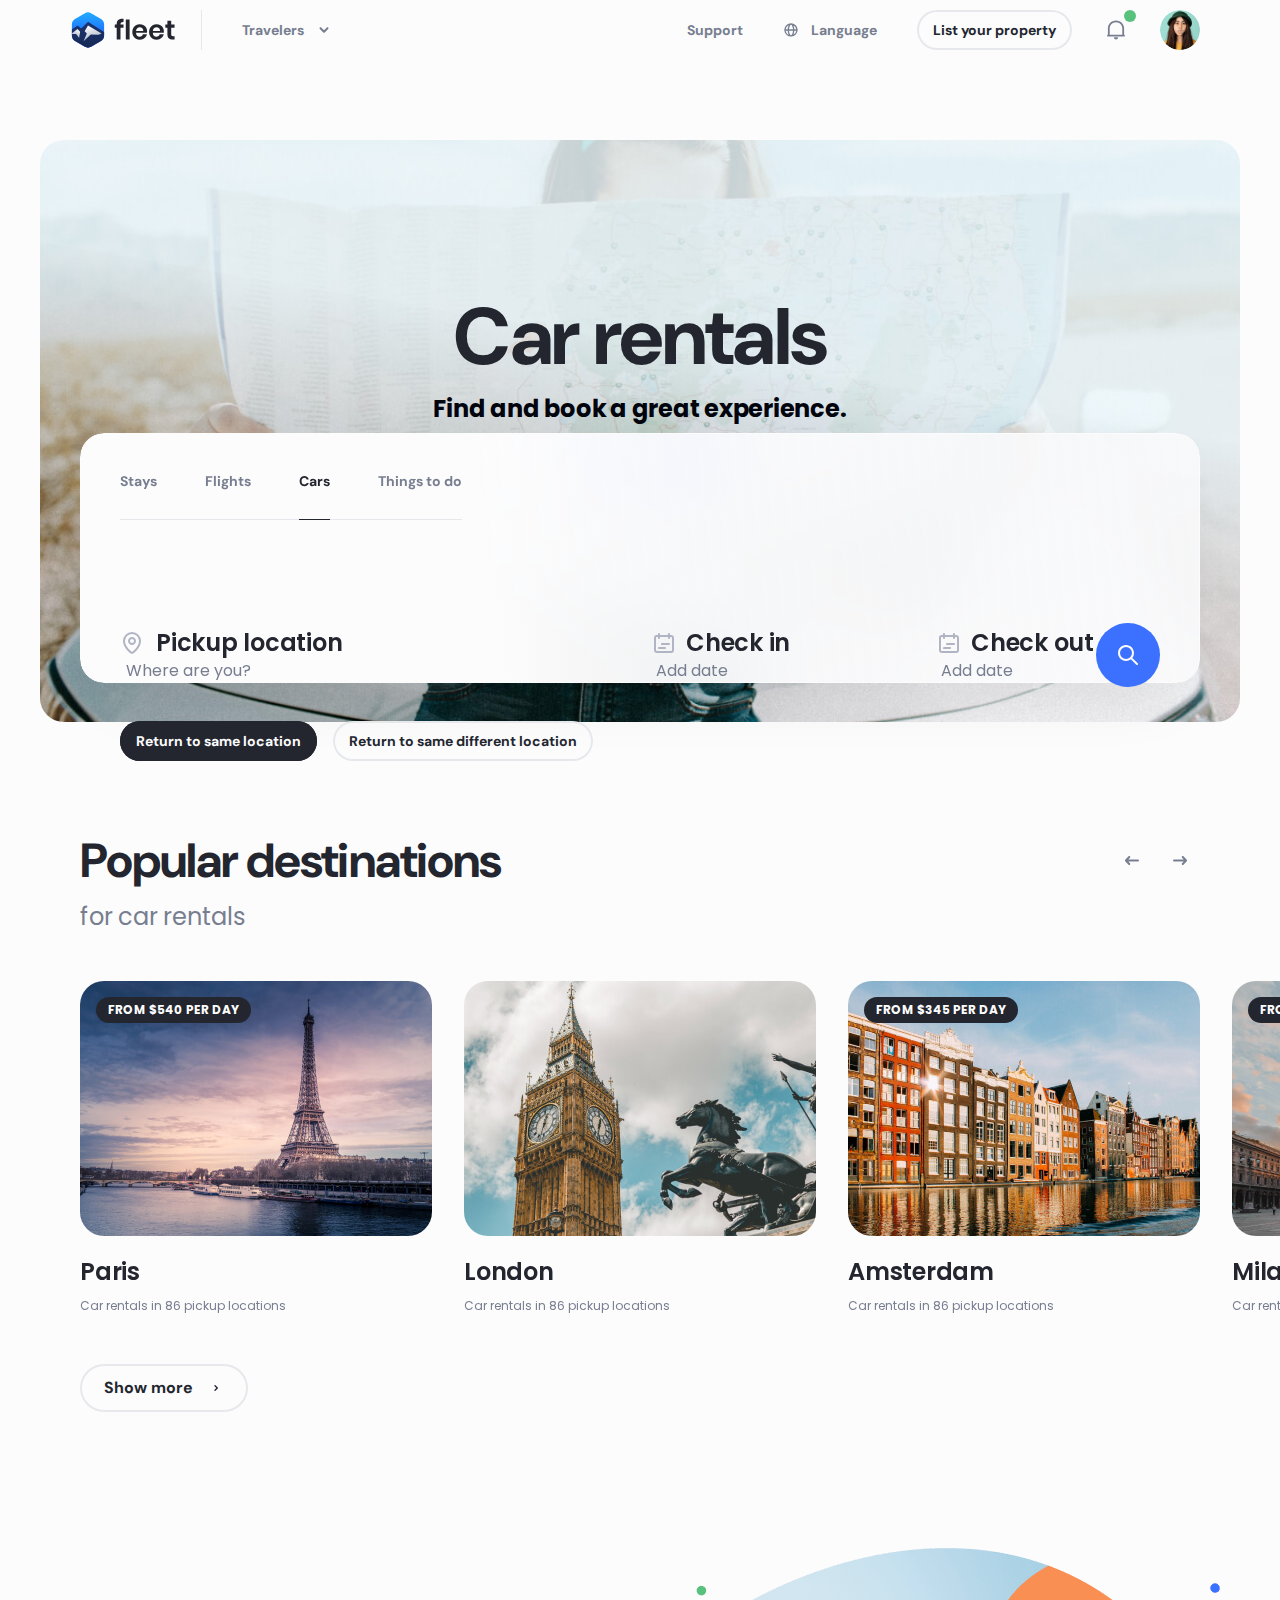
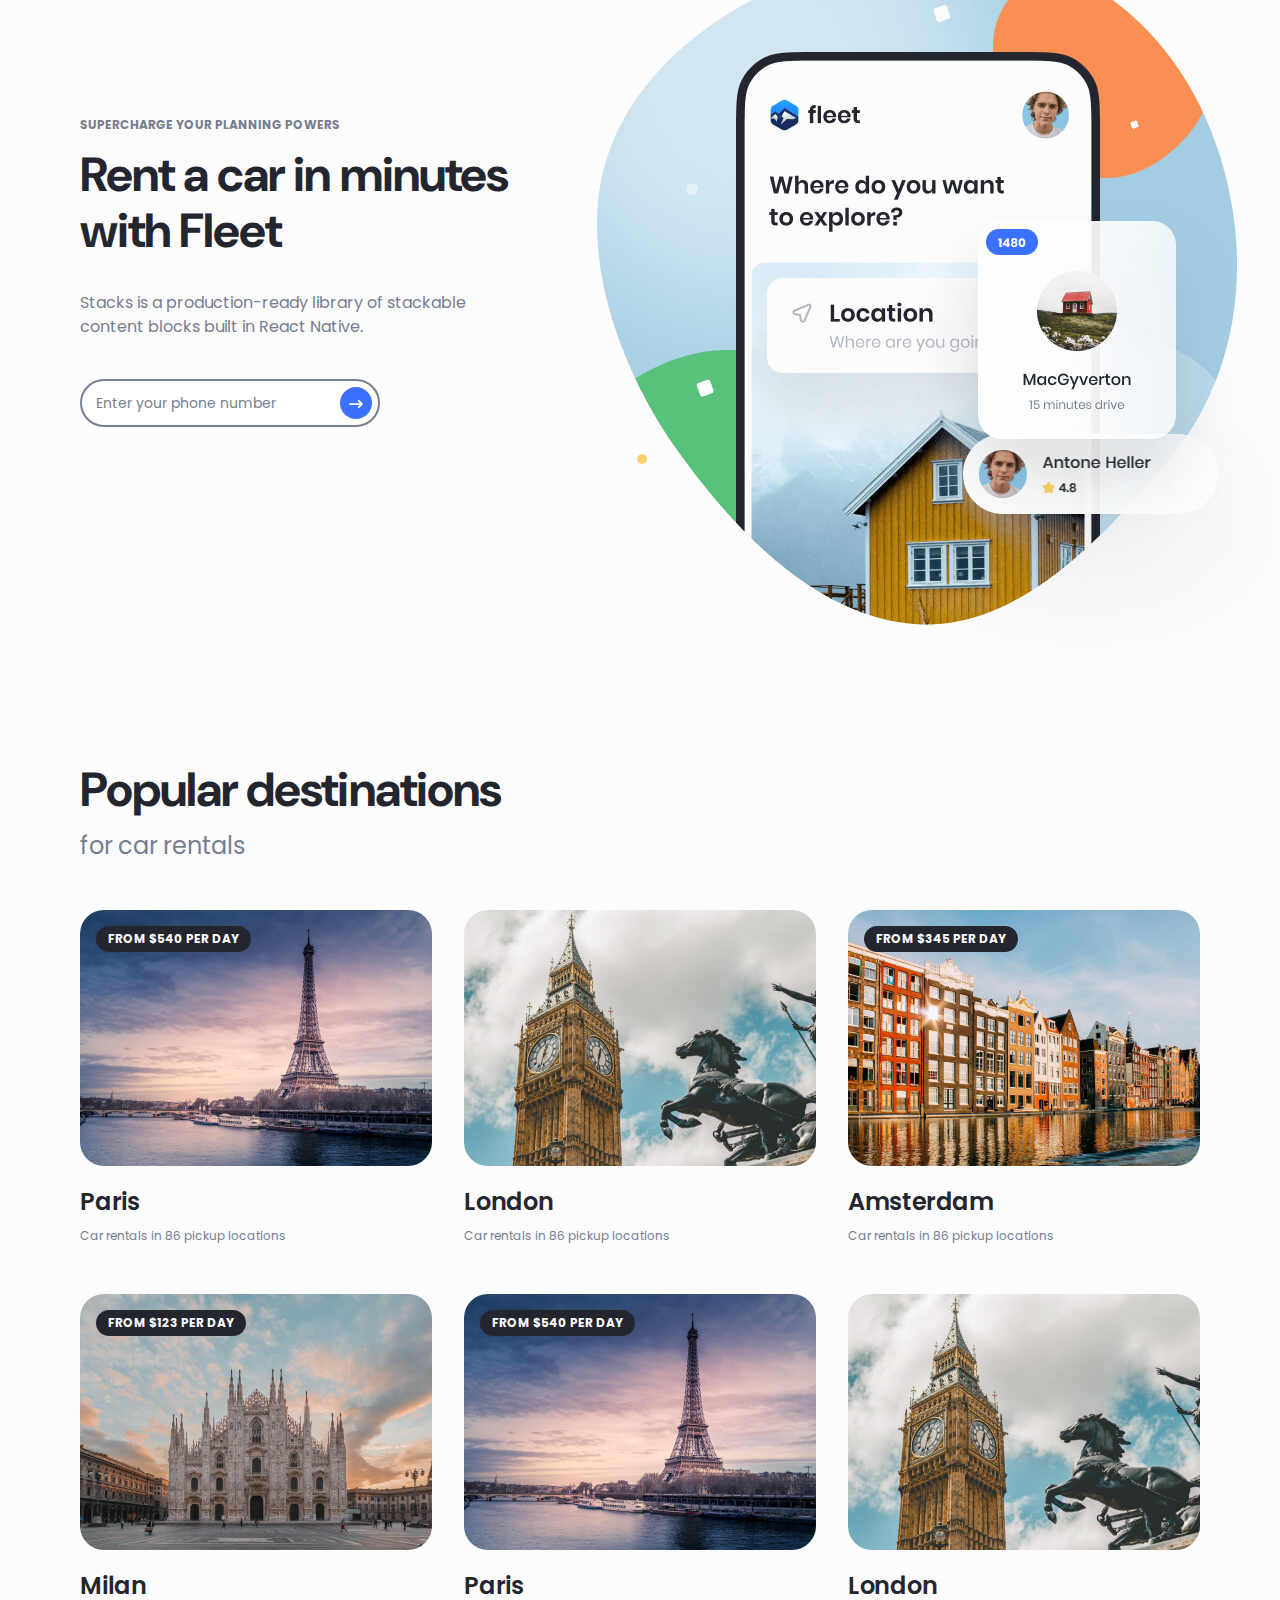
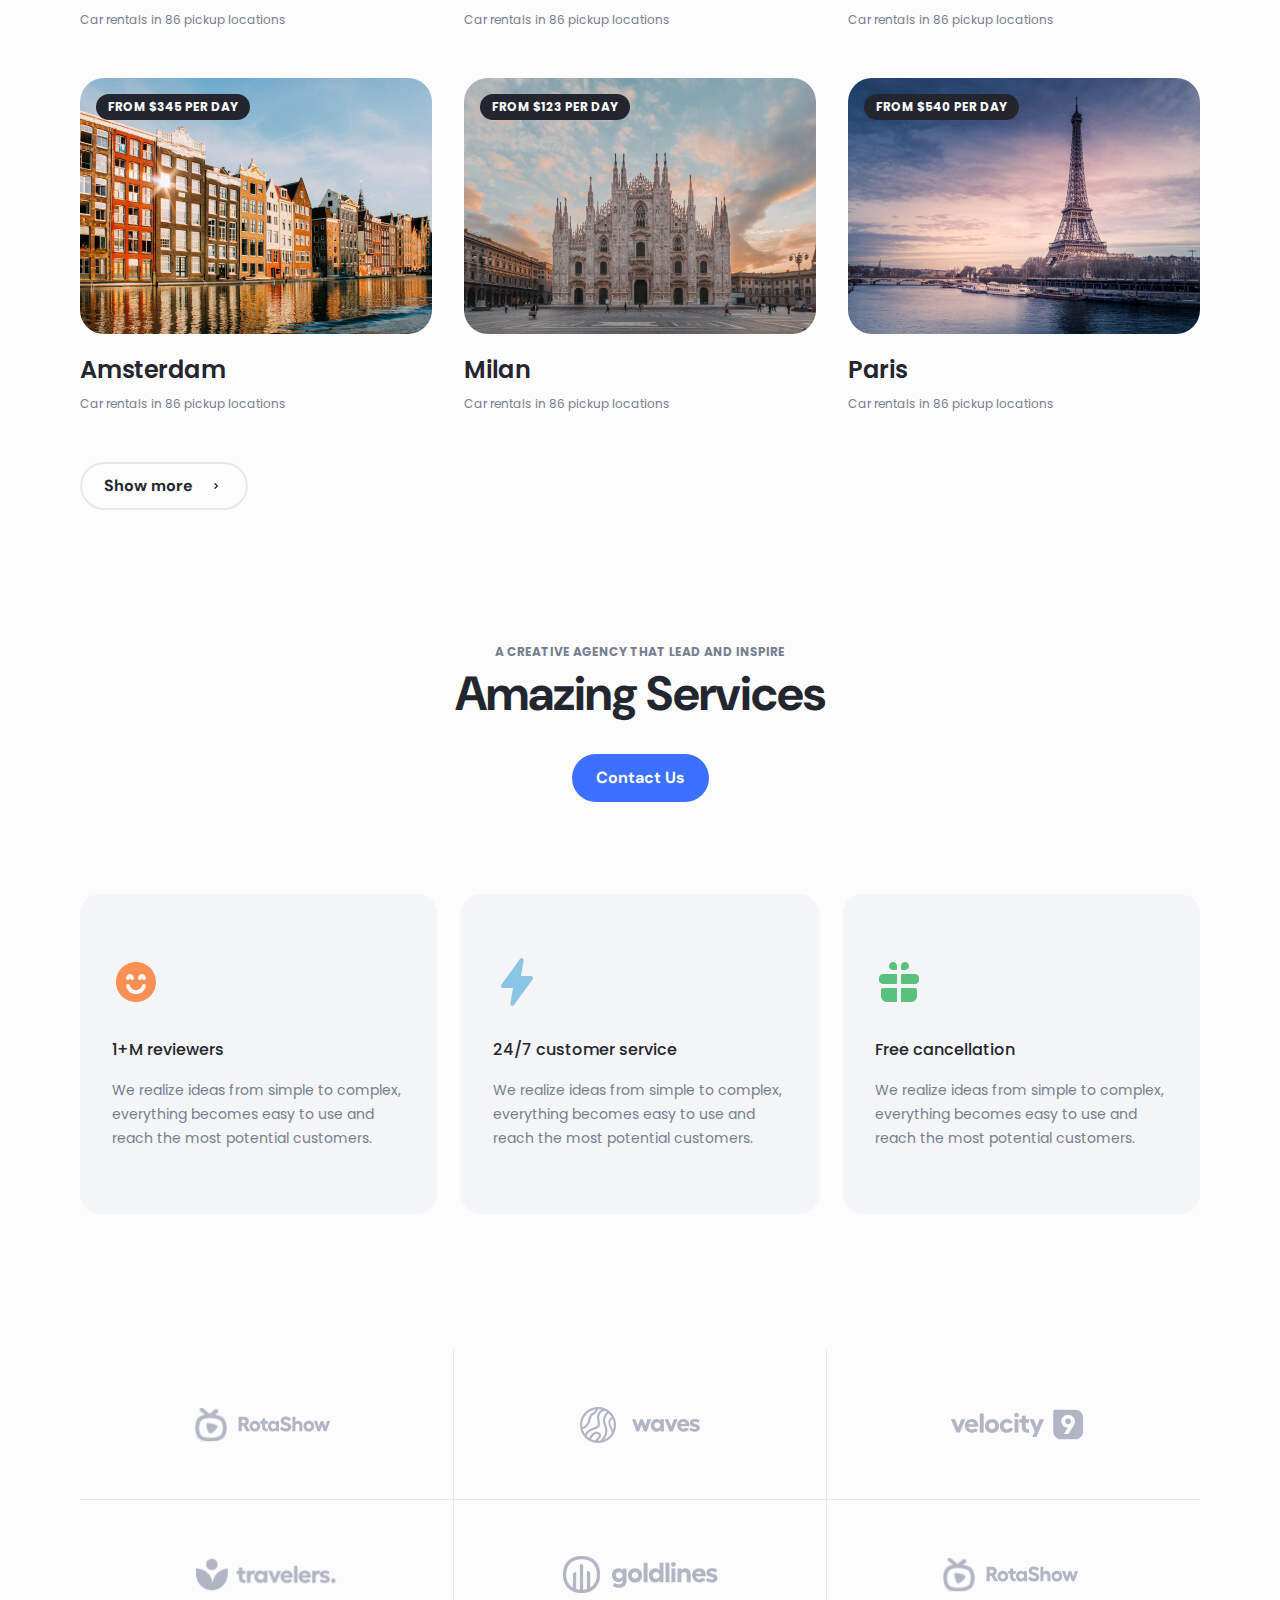
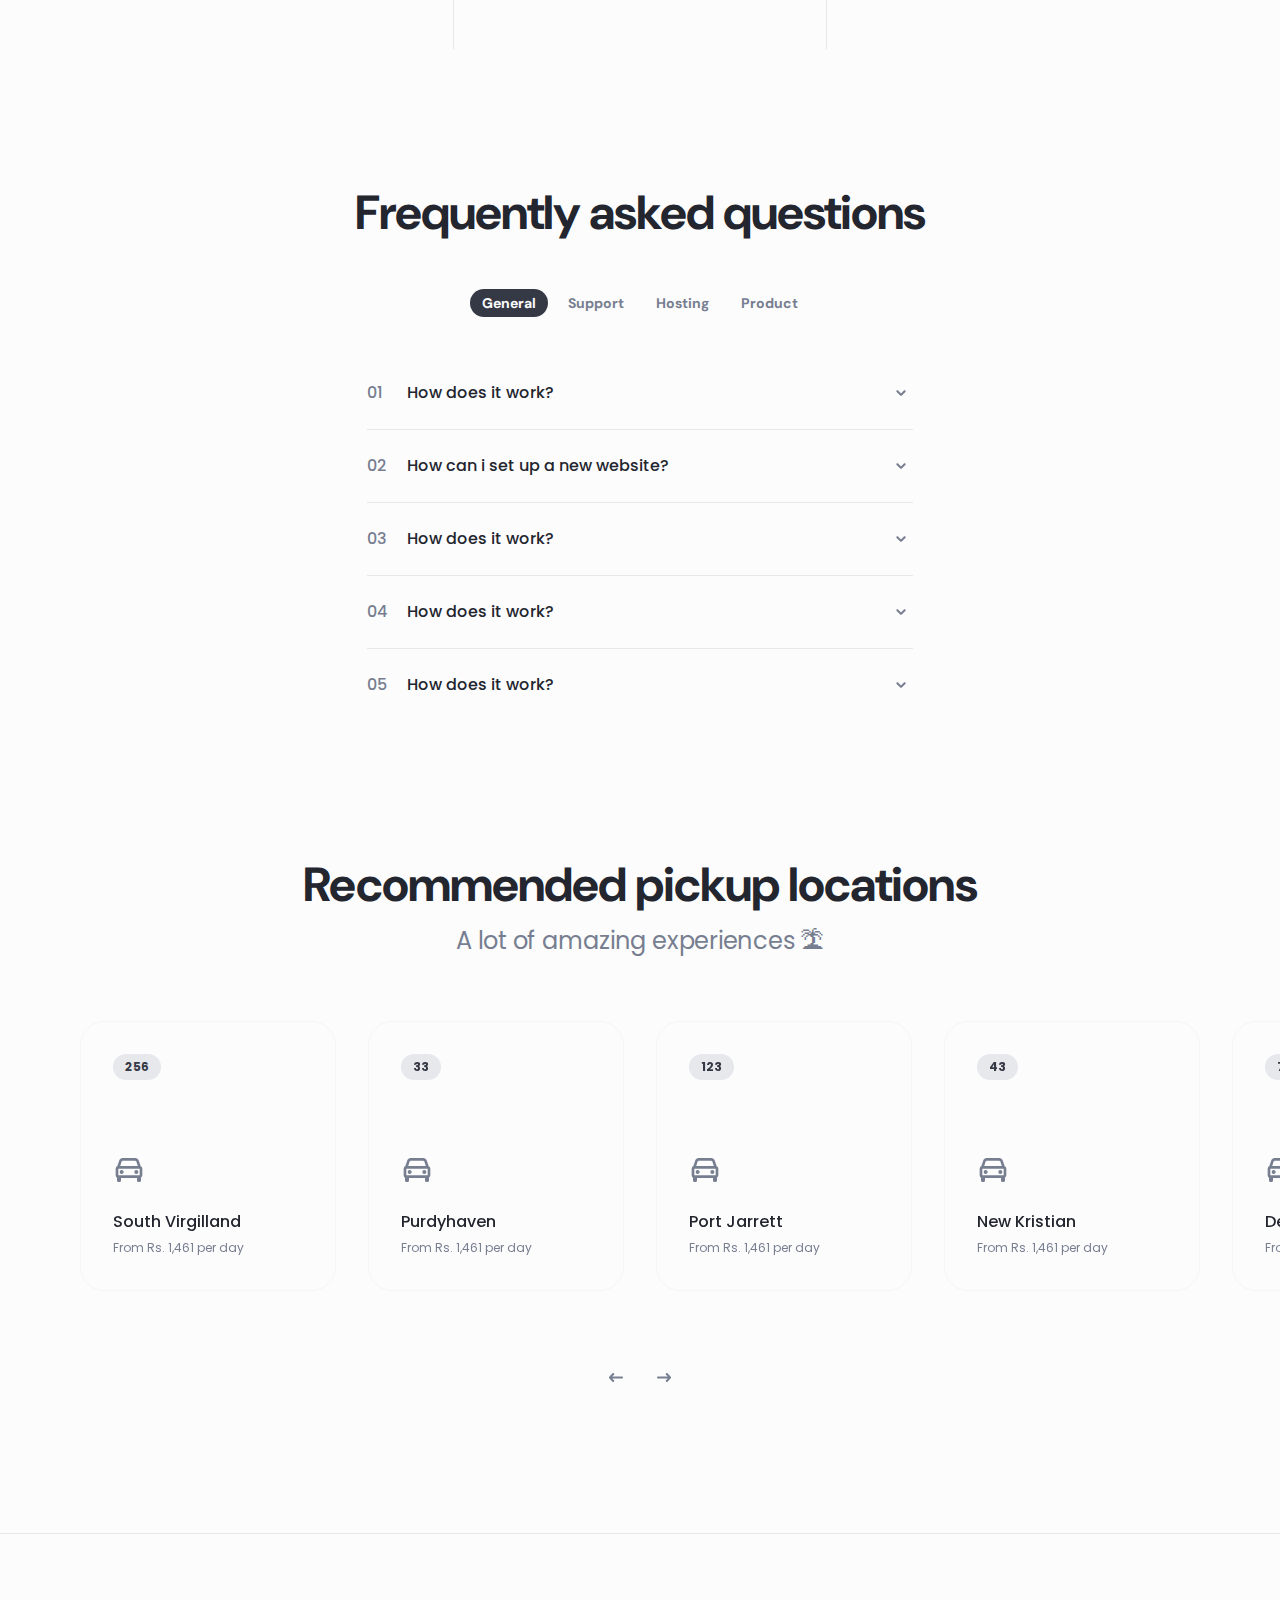
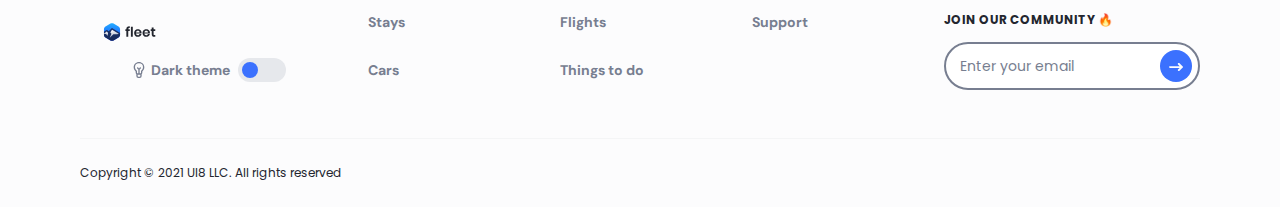
<file: cars.html>
<!DOCTYPE html>
<html lang="en">
  <head>
    <meta charset="utf-8">
    <title>Fleet</title>
    <meta http-equiv="X-UA-Compatible" content="IE=Edge">
    <meta name="viewport" content="width=device-width, initial-scale=1, maximum-scale=1.0, user-scalable=no">
    <meta name="format-detection" content="telephone=no">
    <link rel="apple-touch-icon" sizes="180x180" href="img/apple-touch-icon.png">
    <link rel="icon" type="image/png" sizes="32x32" href="img/favicon-32x32.png">
    <link rel="icon" type="image/png" sizes="16x16" href="img/favicon-16x16.png">
    <link rel="manifest" href="img/site.webmanifest">
    <link rel="mask-icon" href="img/safari-pinned-tab.svg" color="#5bbad5">
    <meta name="msapplication-TileColor" content="#da532c">
    <meta name="theme-color" content="#ffffff">
    <meta name="description" content="Epic Travel Shopping Design Kit">
    <meta name="twitter:card" content="summary">
    <meta name="twitter:site" content="@ui8">
    <meta name="twitter:title" content="Fleet – Travel Shopping UI Kit">
    <meta name="twitter:description" content="Epic Travel Shopping Design Kit">
    <meta name="twitter:creator" content="@ui8">
    <meta name="twitter:image" content="https://ui8-fleet-html.herokuapp.com/img/twitter-card.jpg">
    <meta property="og:title" content="Fleet – Travel Shopping UI Kit">
    <meta property="og:type" content="Article">
    <meta property="og:url" content="https://ui8.net/ui8/products/fleet--travel-shopping-ui-design-kit">
    <meta property="og:image" content="https://ui8-fleet-html.herokuapp.com/img/fb-og-image.jpg">
    <meta property="og:description" content="Epic Travel Shopping Design Kit">
    <meta property="og:site_name" content="Fleet – Travel Shopping UI Kit">
    <meta property="fb:admins" content="132951670226590">
    <link rel="preconnect" href="https://fonts.gstatic.com">
    <link href="https://fonts.googleapis.com/css2?family=DM+Sans:wght@700&amp;family=Poppins:wght@400;500;600;700&amp;display=swap" rel="stylesheet">
    <link rel="stylesheet" media="all" href="css/app.min.css">
    <script>
      var viewportmeta = document.querySelector('meta[name="viewport"]');
      if (viewportmeta) {
        if (screen.width < 375) {
          var newScale = screen.width / 375;
          viewportmeta.content = 'width=375, minimum-scale=' + newScale + ', maximum-scale=1.0, user-scalable=no, initial-scale=' + newScale + '';
        } else {
          viewportmeta.content = 'width=device-width, maximum-scale=1.0, initial-scale=1.0';
        }
      }
    </script>
  </head>
  <body>
    <script>
      console.log(localStorage.getItem('darkMode'));
      if (localStorage.getItem('darkMode') === "on") {
        document.body.classList.add("dark");
        document.addEventListener("DOMContentLoaded", function() {
          document.querySelector('.js-theme input').checked = true;
        });
      }
    </script>
    <!-- outer-->
    <div class="outer">
      <!-- header-->
      <header class="header js-header">
        <div class="header__center center"><a class="header__logo" href="index.html"><img class="some-icon" src="img/logo-dark.svg" alt="Fleet"><img class="some-icon-dark" src="img/logo-light.svg" alt="Fleet"></a>
          <div class="header__wrapper js-header-wrapper">
            <div class="header__item header__item_dropdown js-header-item">
              <button class="header__head js-header-head">Travelers
                <svg class="icon icon-arrow-down">
                  <use xlink:href="#icon-arrow-down"></use>
                </svg>
              </button>
              <div class="header__body js-header-body">
                <div class="header__menu"><a class="header__link" href="index.html">
                    <svg class="icon icon-comment">
                      <use xlink:href="#icon-comment"></use>
                    </svg>Stays</a><a class="header__link" href="flights.html">
                    <svg class="icon icon-email">
                      <use xlink:href="#icon-email"></use>
                    </svg>Flights</a><a class="header__link" href="things-to-do.html">
                    <svg class="icon icon-home">
                      <use xlink:href="#icon-home"></use>
                    </svg>Things to do</a><a class="header__link active" href="cars.html">
                    <svg class="icon icon-email">
                      <use xlink:href="#icon-email"></use>
                    </svg>Cars</a></div>
              </div>
            </div><a class="header__item" href="support.html">Support</a>
            <div class="header__item header__item_language js-header-item">
              <button class="header__head js-header-head">
                <svg class="icon icon-globe">
                  <use xlink:href="#icon-globe"></use>
                </svg>Language
              </button>
              <div class="header__body js-header-body">
                <div class="header__list"><a class="header__box active" href="#">
                    <div class="header__category">English</div>
                    <div class="header__country">United States</div></a><a class="header__box" href="#">
                    <div class="header__category">Vietnamese</div>
                    <div class="header__country">Vietnamese</div></a><a class="header__box" href="#">
                    <div class="header__category">Français</div>
                    <div class="header__country">Belgique</div></a><a class="header__box" href="#">
                    <div class="header__category">Français</div>
                    <div class="header__country">Canada</div></a></div>
              </div>
            </div><a class="button button-stroke button-small header__button" href="list-your-property.html">List your property</a>
          </div>
          <div class="header__item header__item_notification js-header-item">
            <button class="header__head js-header-head active">
              <svg class="icon icon-notification">
                <use xlink:href="#icon-notification"></use>
              </svg>
            </button>
            <div class="header__body js-header-body">
              <div class="header__title">Notification</div>
              <div class="header__notifications"><a class="header__notification" href="message-center.html">
                  <div class="header__avatar"><img src="img/content/avatar-1.jpg" alt="Avatar"></div>
                  <div class="header__details">
                    <div class="header__subtitle">Kohaku Tora</div>
                    <div class="header__content">just sent you a message</div>
                    <div class="header__date">1 minute ago</div>
                    <div class="header__status" style="background-color: #3B71FE;"></div>
                  </div></a><a class="header__notification" href="message-center.html">
                  <div class="header__avatar"><img src="img/content/avatar-1.jpg" alt="Avatar"></div>
                  <div class="header__details">
                    <div class="header__subtitle">Kohaku Tora</div>
                    <div class="header__content">just sent you a message</div>
                    <div class="header__date">3 hours ago</div>
                    <div class="header__status" style="background-color: #3B71FE;"></div>
                  </div></a></div>
            </div>
          </div><a class="header__login js-popup-open" href="#popup-login" data-effect="mfp-zoom-in">
            <svg class="icon icon-user">
              <use xlink:href="#icon-user"></use>
            </svg></a>
          <div class="header__item header__item_user js-header-item">
            <button class="header__head js-header-head"><img src="img/content/avatar-2.jpg" alt="Avatar"></button>
            <div class="header__body js-header-body">
              <div class="header__group">
                <div class="header__menu"><a class="header__link" href="message-center.html">
                    <svg class="icon icon-comment">
                      <use xlink:href="#icon-comment"></use>
                    </svg>Messages</a><a class="header__link" href="bookings-list.html">
                    <svg class="icon icon-home">
                      <use xlink:href="#icon-home"></use>
                    </svg>Bookings</a><a class="header__link" href="wishlists.html">
                    <svg class="icon icon-email">
                      <use xlink:href="#icon-email"></use>
                    </svg>Wishlists</a></div>
                <div class="header__menu"><a class="header__link" href="list-your-property.html">
                    <svg class="icon icon-building">
                      <use xlink:href="#icon-building"></use>
                    </svg>List your property</a><a class="header__link" href="host-an-experience.html">
                    <svg class="icon icon-flag">
                      <use xlink:href="#icon-flag"></use>
                    </svg>Host an experience</a></div>
              </div>
              <div class="header__btns"><a class="button button-small header__button" href="account-setting.html">Account</a>
                <button class="button-stroke button-small header__button">Log out</button>
              </div>
            </div>
          </div>
          <button class="header__burger js-header-burger"></button>
        </div>
      </header>
      <!-- outer content-->
      <div class="outer__inner">
        <div class="section-mb80 main main_cars">
          <div class="main__center center">
            <div class="main__preview">
              <picture>
                <source media="(max-width: 767px)" srcSet="img/content/main-pic-mobile-4.jpg"><img src="img/content/main-pic-4.jpg" alt="Main">
              </picture>
              <div class="main__wrap">
                <h1 class="main__title hero">Car rentals </h1>
                <div class="main__info info">Find and book a great experience.</div><a class="button main__button" href="cars-category.html">Start your search</a>
              </div>
            </div>
            <div class="panel panel_cars">
              <div class="panel__background"></div>
              <div class="panel__nav"><a class="panel__link" href="index.html">Stays</a><a class="panel__link" href="flights.html">Flights</a><a class="panel__link active" href="cars.html">Cars</a><a class="panel__link" href="things-to-do.html">Things to do</a></div>
              <div class="panel__controls">
                <button class="button-stroke button-small panel__button active">Return to same location</button>
                <button class="button-stroke button-small panel__button">Return to same different location</button>
              </div>
              <div class="panel__body">
                <div class="panel__row">
                  <div class="location js-location">
                    <div class="location__head js-location-head">
                      <div class="location__icon">
                        <svg class="icon icon-marker">
                          <use xlink:href="#icon-marker"></use>
                        </svg>
                      </div>
                      <input class="location__input js-location-input" type="text" name="location" autocomplete="off" placeholder="Pickup location"/>
                      <div class="location__description">Where are you?</div>
                      <button class="location__clear js-location-clear">
                        <svg class="icon icon-close-circle">
                          <use xlink:href="#icon-close-circle"></use>
                        </svg>
                      </button>
                    </div>
                    <div class="location__body js-location-body">
                      <div class="location__list"><a class="location__item js-location-item" href="#">New York, NY</a><a class="location__item js-location-item" href="#">New York, Manhattan</a><a class="location__item js-location-item" href="#">New Zealand</a><a class="location__item js-location-item" href="#">New Smyrna Beach, FL</a><a class="location__item js-location-item" href="#">Newark, NJ</a></div>
                    </div>
                  </div>
                  <div class="datepicker js-date-range" data-format="ddd, MMM DD" data-container=".datepicker">
                    <div class="datepicker__list">
                      <div class="datepicker__item">
                        <input class="datepicker__input js-date-from" type="text" placeholder="Check in" readonly="readonly"/>
                        <div class="datepicker__icon">
                          <svg class="icon icon-calendar">
                            <use xlink:href="#icon-calendar"></use>
                          </svg>
                        </div>
                        <div class="datepicker__description">Add date</div>
                      </div>
                      <div class="datepicker__item">
                        <input class="datepicker__input js-date-to" type="text" placeholder="Check out" readonly="readonly"/>
                        <div class="datepicker__icon">
                          <svg class="icon icon-calendar">
                            <use xlink:href="#icon-calendar"></use>
                          </svg>
                        </div>
                        <div class="datepicker__description">Add date</div>
                      </div>
                    </div>
                  </div><a class="panel__search" href="cars-category.html">
                    <svg class="icon icon-search">
                      <use xlink:href="#icon-search"></use>
                    </svg><span>Search</span></a>
                </div>
              </div>
            </div>
          </div>
        </div>
        <div class="section destinations">
          <div class="destinations__center center">
            <div class="destinations__inner">
              <div class="destinations__head">
                <h2 class="destinations__title h2">Popular destinations</h2>
                <div class="destinations__info info">for car rentals</div>
              </div>
              <div class="destinations__wrapper">
                <div class="destinations__slider js-slider-destinations"><a class="destinations__item" href="cars-category.html">
                                      <div class="destinations__preview"><img srcSet="img/content/city-pic-1@2x.jpg 2x" src="img/content/city-pic-1.jpg" alt="City">
                                        <div class="status-black destinations__category">from $540 per day</div>
                                      </div>
                                      <div class="destinations__subtitle">Paris</div>
                                      <div class="destinations__content">Car rentals in 86 pickup locations</div></a><a class="destinations__item" href="cars-category.html">
                                      <div class="destinations__preview"><img srcSet="img/content/city-pic-2@2x.jpg 2x" src="img/content/city-pic-2.jpg" alt="City">
                                      </div>
                                      <div class="destinations__subtitle">London</div>
                                      <div class="destinations__content">Car rentals in 86 pickup locations</div></a><a class="destinations__item" href="cars-category.html">
                                      <div class="destinations__preview"><img srcSet="img/content/city-pic-3@2x.jpg 2x" src="img/content/city-pic-3.jpg" alt="City">
                                        <div class="status-black destinations__category">from $345 per day</div>
                                      </div>
                                      <div class="destinations__subtitle">Amsterdam</div>
                                      <div class="destinations__content">Car rentals in 86 pickup locations</div></a><a class="destinations__item" href="cars-category.html">
                                      <div class="destinations__preview"><img srcSet="img/content/city-pic-4@2x.jpg 2x" src="img/content/city-pic-4.jpg" alt="City">
                                        <div class="status-black destinations__category">from $123 per day</div>
                                      </div>
                                      <div class="destinations__subtitle">Milan</div>
                                      <div class="destinations__content">Car rentals in 86 pickup locations</div></a><a class="destinations__item" href="cars-category.html">
                                      <div class="destinations__preview"><img srcSet="img/content/city-pic-1@2x.jpg 2x" src="img/content/city-pic-1.jpg" alt="City">
                                        <div class="status-black destinations__category">from $540 per day</div>
                                      </div>
                                      <div class="destinations__subtitle">Paris</div>
                                      <div class="destinations__content">Car rentals in 86 pickup locations</div></a><a class="destinations__item" href="cars-category.html">
                                      <div class="destinations__preview"><img srcSet="img/content/city-pic-2@2x.jpg 2x" src="img/content/city-pic-2.jpg" alt="City">
                                      </div>
                                      <div class="destinations__subtitle">London</div>
                                      <div class="destinations__content">Car rentals in 86 pickup locations</div></a><a class="destinations__item" href="cars-category.html">
                                      <div class="destinations__preview"><img srcSet="img/content/city-pic-3@2x.jpg 2x" src="img/content/city-pic-3.jpg" alt="City">
                                        <div class="status-black destinations__category">from $345 per day</div>
                                      </div>
                                      <div class="destinations__subtitle">Amsterdam</div>
                                      <div class="destinations__content">Car rentals in 86 pickup locations</div></a>
                </div>
              </div>
              <button class="button-stroke destinations__button"><span>Show more</span>
                <svg class="icon icon-arrow-right">
                  <use xlink:href="#icon-arrow-right"></use>
                </svg>
              </button>
            </div>
          </div>
        </div>
        <div class="section-mb64 planning">
          <div class="planning__center center">
            <div class="planning__wrap">
              <div class="stage">supercharge your planning powers</div>
              <h2 class="planning__title h2">Rent a car in minutes with Fleet</h2>
              <div class="planning__info">Stacks is a production-ready library of stackable content blocks built in React Native.</div>
              <form class="subscription">
                <input class="subscription__input" type="tel" name="phone" placeholder="Enter your phone number" required="required"/>
                <button class="subscription__btn">
                  <svg class="icon icon-arrow-next">
                    <use xlink:href="#icon-arrow-next"></use>
                  </svg>
                </button>
              </form>
            </div>
            <div class="planning__gallery">
              <div class="planning__preview"><img class="some-icon" srcSet="img/content/planning-pic-1@2x.png 2x" src="img/content/planning-pic-1.png" alt="Planning"><img class="some-icon-dark" srcSet="img/content/planning-pic-dark-1@2x.png 2x" src="img/content/planning-pic-dark-1.png" alt="Planning"></div>
              <div class="planning__preview"><img class="some-icon" srcSet="img/content/planning-pic-2@2x.png 2x" src="img/content/planning-pic-2.png" alt="Planning"><img class="some-icon-dark" srcSet="img/content/planning-pic-dark-2@2x.png 2x" src="img/content/planning-pic-dark-2.png" alt="Planning"></div>
              <div class="planning__preview"><img class="some-icon" srcSet="img/content/planning-pic-3@2x.png 2x" src="img/content/planning-pic-3.png" alt="Planning"><img class="some-icon-dark" srcSet="img/content/planning-pic-dark-3@2x.png 2x" src="img/content/planning-pic-dark-3.png" alt="Planning"></div>
            </div>
          </div>
        </div>
        <div class="section destinations">
          <div class="destinations__center center">
            <div class="destinations__head">
              <h2 class="destinations__title h2">Popular destinations</h2>
              <div class="destinations__info info">for car rentals</div>
            </div>
            <div class="destinations__list"><a class="destinations__item" href="cars-category.html">
                                  <div class="destinations__preview"><img srcSet="img/content/city-pic-1@2x.jpg 2x" src="img/content/city-pic-1.jpg" alt="City">
                                    <div class="status-black destinations__category">from $540 per day</div>
                                  </div>
                                  <div class="destinations__subtitle">Paris</div>
                                  <div class="destinations__content">Car rentals in 86 pickup locations</div></a><a class="destinations__item" href="cars-category.html">
                                  <div class="destinations__preview"><img srcSet="img/content/city-pic-2@2x.jpg 2x" src="img/content/city-pic-2.jpg" alt="City">
                                  </div>
                                  <div class="destinations__subtitle">London</div>
                                  <div class="destinations__content">Car rentals in 86 pickup locations</div></a><a class="destinations__item" href="cars-category.html">
                                  <div class="destinations__preview"><img srcSet="img/content/city-pic-3@2x.jpg 2x" src="img/content/city-pic-3.jpg" alt="City">
                                    <div class="status-black destinations__category">from $345 per day</div>
                                  </div>
                                  <div class="destinations__subtitle">Amsterdam</div>
                                  <div class="destinations__content">Car rentals in 86 pickup locations</div></a><a class="destinations__item" href="cars-category.html">
                                  <div class="destinations__preview"><img srcSet="img/content/city-pic-4@2x.jpg 2x" src="img/content/city-pic-4.jpg" alt="City">
                                    <div class="status-black destinations__category">from $123 per day</div>
                                  </div>
                                  <div class="destinations__subtitle">Milan</div>
                                  <div class="destinations__content">Car rentals in 86 pickup locations</div></a><a class="destinations__item" href="cars-category.html">
                                  <div class="destinations__preview"><img srcSet="img/content/city-pic-1@2x.jpg 2x" src="img/content/city-pic-1.jpg" alt="City">
                                    <div class="status-black destinations__category">from $540 per day</div>
                                  </div>
                                  <div class="destinations__subtitle">Paris</div>
                                  <div class="destinations__content">Car rentals in 86 pickup locations</div></a><a class="destinations__item" href="cars-category.html">
                                  <div class="destinations__preview"><img srcSet="img/content/city-pic-2@2x.jpg 2x" src="img/content/city-pic-2.jpg" alt="City">
                                  </div>
                                  <div class="destinations__subtitle">London</div>
                                  <div class="destinations__content">Car rentals in 86 pickup locations</div></a><a class="destinations__item" href="cars-category.html">
                                  <div class="destinations__preview"><img srcSet="img/content/city-pic-3@2x.jpg 2x" src="img/content/city-pic-3.jpg" alt="City">
                                    <div class="status-black destinations__category">from $345 per day</div>
                                  </div>
                                  <div class="destinations__subtitle">Amsterdam</div>
                                  <div class="destinations__content">Car rentals in 86 pickup locations</div></a><a class="destinations__item" href="cars-category.html">
                                  <div class="destinations__preview"><img srcSet="img/content/city-pic-4@2x.jpg 2x" src="img/content/city-pic-4.jpg" alt="City">
                                    <div class="status-black destinations__category">from $123 per day</div>
                                  </div>
                                  <div class="destinations__subtitle">Milan</div>
                                  <div class="destinations__content">Car rentals in 86 pickup locations</div></a><a class="destinations__item" href="cars-category.html">
                                  <div class="destinations__preview"><img srcSet="img/content/city-pic-1@2x.jpg 2x" src="img/content/city-pic-1.jpg" alt="City">
                                    <div class="status-black destinations__category">from $540 per day</div>
                                  </div>
                                  <div class="destinations__subtitle">Paris</div>
                                  <div class="destinations__content">Car rentals in 86 pickup locations</div></a>
            </div>
            <button class="button-stroke destinations__button"><span>Show more</span>
              <svg class="icon icon-arrow-right">
                <use xlink:href="#icon-arrow-right"></use>
              </svg>
            </button>
          </div>
        </div>
        <div class="section services">
          <div class="services__center center">
            <div class="services__head">
              <div class="stage">A creative agency that lead and inspire</div>
              <h2 class="services__title h2">Amazing Services</h2>
              <button class="button services__button">Contact Us</button>
            </div>
            <div class="services__list">
              <div class="services__item">
                <div class="services__icon"><img src="img/content/smile.svg" alt="Service"></div>
                <div class="services__subtitle">1+M reviewers</div>
                <div class="services__content">We realize ideas from simple to complex, everything becomes easy to use and reach the most potential customers.</div>
              </div>
              <div class="services__item">
                <div class="services__icon"><img src="img/content/lightning.svg" alt="Service"></div>
                <div class="services__subtitle">24/7 customer service</div>
                <div class="services__content">We realize ideas from simple to complex, everything becomes easy to use and reach the most potential customers.</div>
              </div>
              <div class="services__item">
                <div class="services__icon"><img src="img/content/gift.svg" alt="Service"></div>
                <div class="services__subtitle">Free cancellation</div>
                <div class="services__content">We realize ideas from simple to complex, everything becomes easy to use and reach the most potential customers.</div>
              </div>
            </div>
          </div>
        </div>
        <div class="section brands">
          <div class="brands__center center">
            <div class="brands__wrap">
              <div class="brands__list">
                <div class="brands__item"><img src="img/content/rotashow.svg" alt="Brand"></div>
                <div class="brands__item"><img src="img/content/waves.png" alt="Brand"></div>
                <div class="brands__item"><img src="img/content/velocity9.svg" alt="Brand"></div>
                <div class="brands__item"><img src="img/content/travelers.png" alt="Brand"></div>
                <div class="brands__item"><img src="img/content/goldlines.svg" alt="Brand"></div>
                <div class="brands__item"><img src="img/content/rotashow.svg" alt="Brand"></div>
              </div>
            </div>
          </div>
        </div>
        <div class="section faq1 js-tabs">
          <div class="faq1__center center">
            <div class="faq1__top">
              <h2 class="faq1__title h2">Frequently asked questions</h2>
              <div class="nav"><a class="nav__link active" href="#">General</a><a class="nav__link" href="#">Support</a><a class="nav__link" href="#">Hosting</a><a class="nav__link" href="#">Product</a></div>
              <select class="select">
                <option>General</option>
                <option>Support</option>
                <option>Hosting</option>
                <option>Product</option>
              </select>
            </div>
            <div class="faq1__list">
              <div class="faq1__item">
                <div class="faq1__head">
                  <div class="faq1__number">01</div>
                  <div class="faq1__subtitle">How does it work?</div>
                  <div class="faq1__arrow">
                    <svg class="icon icon-arrow-bottom">
                      <use xlink:href="#icon-arrow-bottom"></use>
                    </svg>
                  </div>
                </div>
                <div class="faq1__body">The Stacks series of products: Stacks: Landing Page Kit, Stacks: Portfolio Kit,  Stacks: eCommerce Kit. "Stacks is a production-ready library of stackable content blocks built in React Native. Mix-and-match dozens of responsive elements to quickly configure your favorite landing page layouts or hit the ground running with 10 pre-built templates, all in light or dark mode." </div>
              </div>
              <div class="faq1__item">
                <div class="faq1__head">
                  <div class="faq1__number">02</div>
                  <div class="faq1__subtitle">How can i set up a new website?</div>
                  <div class="faq1__arrow">
                    <svg class="icon icon-arrow-bottom">
                      <use xlink:href="#icon-arrow-bottom"></use>
                    </svg>
                  </div>
                </div>
                <div class="faq1__body">The Stacks series of products: Stacks: Landing Page Kit, Stacks: Portfolio Kit,  Stacks: eCommerce Kit. "Stacks is a production-ready library of stackable content blocks built in React Native. Mix-and-match dozens of responsive elements to quickly configure your favorite landing page layouts or hit the ground running with 10 pre-built templates, all in light or dark mode." </div>
              </div>
              <div class="faq1__item">
                <div class="faq1__head">
                  <div class="faq1__number">03</div>
                  <div class="faq1__subtitle">How does it work?</div>
                  <div class="faq1__arrow">
                    <svg class="icon icon-arrow-bottom">
                      <use xlink:href="#icon-arrow-bottom"></use>
                    </svg>
                  </div>
                </div>
                <div class="faq1__body">The Stacks series of products: Stacks: Landing Page Kit, Stacks: Portfolio Kit,  Stacks: eCommerce Kit. "Stacks is a production-ready library of stackable content blocks built in React Native. Mix-and-match dozens of responsive elements to quickly configure your favorite landing page layouts or hit the ground running with 10 pre-built templates, all in light or dark mode." </div>
              </div>
              <div class="faq1__item">
                <div class="faq1__head">
                  <div class="faq1__number">04</div>
                  <div class="faq1__subtitle">How does it work?</div>
                  <div class="faq1__arrow">
                    <svg class="icon icon-arrow-bottom">
                      <use xlink:href="#icon-arrow-bottom"></use>
                    </svg>
                  </div>
                </div>
                <div class="faq1__body">The Stacks series of products: Stacks: Landing Page Kit, Stacks: Portfolio Kit,  Stacks: eCommerce Kit. "Stacks is a production-ready library of stackable content blocks built in React Native. Mix-and-match dozens of responsive elements to quickly configure your favorite landing page layouts or hit the ground running with 10 pre-built templates, all in light or dark mode." </div>
              </div>
              <div class="faq1__item">
                <div class="faq1__head">
                  <div class="faq1__number">05</div>
                  <div class="faq1__subtitle">How does it work?</div>
                  <div class="faq1__arrow">
                    <svg class="icon icon-arrow-bottom">
                      <use xlink:href="#icon-arrow-bottom"></use>
                    </svg>
                  </div>
                </div>
                <div class="faq1__body">The Stacks series of products: Stacks: Landing Page Kit, Stacks: Portfolio Kit,  Stacks: eCommerce Kit. "Stacks is a production-ready library of stackable content blocks built in React Native. Mix-and-match dozens of responsive elements to quickly configure your favorite landing page layouts or hit the ground running with 10 pre-built templates, all in light or dark mode." </div>
              </div>
            </div>
          </div>
        </div>
        <div class="section categories">
          <div class="categories__center center">
            <div class="categories__inner">
              <div class="categories__head">
                <h2 class="categories__title h2">Recommended pickup locations</h2>
                <div class="categories__info info">A lot of amazing experiences 🏝</div>
              </div>
              <div class="categories__wrapper">
                <div class="categories__slider js-slider-categories"><a class="categories__item" href="cars-category-2.html">
                                      <div class="status categories__counter">256</div>
                                      <div class="categories__icon">
                                        <svg class="icon icon-car">
                                          <use xlink:href="#icon-car"></use>
                                        </svg>
                                      </div>
                                      <div class="categories__subtitle">South Virgilland</div>
                                      <div class="categories__content">From Rs. 1,461 per day</div></a><a class="categories__item" href="cars-category-2.html">
                                      <div class="status categories__counter">33</div>
                                      <div class="categories__icon">
                                        <svg class="icon icon-car">
                                          <use xlink:href="#icon-car"></use>
                                        </svg>
                                      </div>
                                      <div class="categories__subtitle">Purdyhaven</div>
                                      <div class="categories__content">From Rs. 1,461 per day</div></a><a class="categories__item" href="cars-category-2.html">
                                      <div class="status categories__counter">123</div>
                                      <div class="categories__icon">
                                        <svg class="icon icon-car">
                                          <use xlink:href="#icon-car"></use>
                                        </svg>
                                      </div>
                                      <div class="categories__subtitle">Port Jarrett</div>
                                      <div class="categories__content">From Rs. 1,461 per day</div></a><a class="categories__item" href="cars-category-2.html">
                                      <div class="status categories__counter">43</div>
                                      <div class="categories__icon">
                                        <svg class="icon icon-car">
                                          <use xlink:href="#icon-car"></use>
                                        </svg>
                                      </div>
                                      <div class="categories__subtitle">New Kristian</div>
                                      <div class="categories__content">From Rs. 1,461 per day</div></a><a class="categories__item" href="cars-category-2.html">
                                      <div class="status categories__counter">73</div>
                                      <div class="categories__icon">
                                        <svg class="icon icon-car">
                                          <use xlink:href="#icon-car"></use>
                                        </svg>
                                      </div>
                                      <div class="categories__subtitle">Demetrisfort</div>
                                      <div class="categories__content">From Rs. 1,461 per day</div></a><a class="categories__item" href="cars-category-2.html">
                                      <div class="status categories__counter">11</div>
                                      <div class="categories__icon">
                                        <svg class="icon icon-car">
                                          <use xlink:href="#icon-car"></use>
                                        </svg>
                                      </div>
                                      <div class="categories__subtitle">South Virgilland</div>
                                      <div class="categories__content">From Rs. 1,461 per day</div></a><a class="categories__item" href="cars-category-2.html">
                                      <div class="status categories__counter">56</div>
                                      <div class="categories__icon">
                                        <svg class="icon icon-car">
                                          <use xlink:href="#icon-car"></use>
                                        </svg>
                                      </div>
                                      <div class="categories__subtitle">Purdyhaven</div>
                                      <div class="categories__content">From Rs. 1,461 per day</div></a><a class="categories__item" href="cars-category-2.html">
                                      <div class="status categories__counter">33</div>
                                      <div class="categories__icon">
                                        <svg class="icon icon-car">
                                          <use xlink:href="#icon-car"></use>
                                        </svg>
                                      </div>
                                      <div class="categories__subtitle">Port Jarrett</div>
                                      <div class="categories__content">From Rs. 1,461 per day</div></a><a class="categories__item" href="cars-category-2.html">
                                      <div class="status categories__counter">123</div>
                                      <div class="categories__icon">
                                        <svg class="icon icon-car">
                                          <use xlink:href="#icon-car"></use>
                                        </svg>
                                      </div>
                                      <div class="categories__subtitle">New Kristian</div>
                                      <div class="categories__content">From Rs. 1,461 per day</div></a><a class="categories__item" href="cars-category-2.html">
                                      <div class="status categories__counter">43</div>
                                      <div class="categories__icon">
                                        <svg class="icon icon-car">
                                          <use xlink:href="#icon-car"></use>
                                        </svg>
                                      </div>
                                      <div class="categories__subtitle">Demetrisfort</div>
                                      <div class="categories__content">From Rs. 1,461 per day</div></a>
                </div>
              </div>
            </div>
          </div>
        </div>
      </div>
      <!-- footer-->
      <footer class="footer">
        <div class="footer__center center">
          <div class="footer__row">
            <div class="footer__col"><a class="footer__logo" href="index.html"><img class="some-icon" src="img/logo-dark.svg" alt="Fleet"><img class="some-icon-dark" src="img/logo-light.svg" alt="Fleet"></a>
              <div class="footer__theme">
                <svg class="icon icon-bulb">
                  <use xlink:href="#icon-bulb"></use>
                </svg>Dark theme
                <label class="theme js-theme">
                  <input class="theme__input" type="checkbox"/><span class="theme__inner"><span class="theme__box"></span></span>
                </label>
              </div>
            </div>
            <div class="footer__col">
              <div class="footer__menu"><a class="footer__link" href="index.html">Stays</a><a class="footer__link" href="flights.html">Flights</a><a class="footer__link" href="support.html">Support</a><a class="footer__link" href="cars.html">Cars</a><a class="footer__link" href="things-to-do.html">Things to do</a></div>
            </div>
            <div class="footer__col">
              <div class="footer__info">Join our community 🔥</div>
              <form class="subscription">
                <input class="subscription__input" type="email" name="email" placeholder="Enter your email" required="required"/>
                <button class="subscription__btn">
                  <svg class="icon icon-arrow-next">
                    <use xlink:href="#icon-arrow-next"></use>
                  </svg>
                </button>
              </form>
            </div>
          </div>
          <div class="footer__bottom">
            <div class="footer__copyright">Copyright © 2021 UI8 LLC. All rights reserved</div>
          </div>
        </div>
      </footer>
    </div>
    <div class="popup popup_login mfp-hide" id="popup-login">
      <div class="login">
        <div class="login__item">
          <div class="login__title h3">Sign up on Fleet</div>
          <div class="login__info">Use Your OpenID to Sign up</div>
          <div class="login__btns">
            <button class="button login__button">
              <svg class="icon icon-google">
                <use xlink:href="#icon-google"></use>
              </svg><span>Google</span>
            </button>
            <button class="button-black login__button">
              <svg class="icon icon-apple">
                <use xlink:href="#icon-apple"></use>
              </svg><span>Apple</span>
            </button>
          </div>
          <div class="login__note">Or continue with email</div>
          <div class="subscription">
            <input class="subscription__input" type="email" name="email" placeholder="Enter your email" required>
            <button class="subscription__btn">
              <svg class="icon icon-arrow-next">
                <use xlink:href="#icon-arrow-next"></use>
              </svg>
            </button>
          </div>
          <div class="login__foot">Already have an account? <a class="login__link" href="#">Login</a></div>
        </div>
        <div class="login__item">
          <div class="login__title h3">Sign in</div>
          <div class="login__form">
            <div class="field field_view">
              <div class="field__wrap">
                <input class="field__input" type="password" name="password" placeholder="Password" required>
                <button class="field__view">
                  <svg class="icon icon-eye">
                    <use xlink:href="#icon-eye"></use>
                  </svg>
                </button>
              </div>
            </div>
            <button class="button login__button">Login</button>
          </div>
          <div class="login__foot"><a class="login__password" href="#">Forgot password?</a></div>
        </div>
        <div class="login__item">
          <div class="login__title h3">Let’s confirm it’s really you</div>
          <div class="login__info">Help us secure your account. Please complete the verifications below</div>
          <div class="login__form">
            <div class="login__variants">
              <label class="radio">
                <input class="radio__input" type="radio" name="login" checked="checked"/><span class="radio__inner"><span class="radio__tick"></span><span class="radio__text">Get the code by text message (SM) at +1 234 567 890</span></span>
              </label>
              <label class="radio">
                <input class="radio__input" type="radio" name="login"/><span class="radio__inner"><span class="radio__tick"></span><span class="radio__text">Get the code by email at tranm••••••••••••@gm•••.com</span></span>
              </label>
            </div>
            <button class="button login__button">Continue</button>
          </div>
        </div>
        <div class="login__item">
          <div class="login__title h3">Enter your security code</div>
          <div class="login__info">We texted your code to +1 234 567 890</div>
          <div class="login__form">
            <div class="login__code">
              <div class="login__number">
                <input type="tel">
              </div>
              <div class="login__number">
                <input type="tel">
              </div>
              <div class="login__number">
                <input type="tel">
              </div>
              <div class="login__number">
                <input type="tel">
              </div>
            </div>
          </div>
        </div>
      </div>
    </div>
    <!-- scripts-->
    <script src="js/lib/jquery.min.js"></script>
    <script src="js/lib/slick.min.js"></script>
    <script src="js/lib/jquery.nice-select.min.js"></script>
    <script src="js/lib/share-buttons.js"></script>
    <script src="js/lib/jquery.fancybox.min.js"></script>
    <script src="js/lib/jquery.rateyo.min.js"></script>
    <script src="js/lib/nouislider.min.js"></script>
    <script src="js/lib/wNumb.js"></script>
    <script src="js/lib/jquery.magnific-popup.min.js"></script>
    <script src="js/lib/moment.min.js"></script>
    <script src="js/lib/jquery.daterangepicker.min.js"></script>
    <script src="js/lib/simpleParallax.min.js"></script>
    <script src="js/demo.js"></script>
    <script src="js/app.js"></script>
    <!-- svg sprite-->
    <div style="display: none"><svg width="0" height="0">
<symbol xmlns="http://www.w3.org/2000/svg" viewBox="0 0 16 16" id="icon-arrow-down">
<path d="M10.805 6.362c-.26-.26-.682-.26-.943 0L8 8.224 6.138 6.362c-.26-.26-.682-.26-.943 0s-.26.682 0 .943l2.333 2.333c.26.26.682.26.943 0l2.333-2.333c.26-.26.26-.682 0-.943z"></path>
</symbol>
<symbol xmlns="http://www.w3.org/2000/svg" viewBox="0 0 16 16" id="icon-arrow-bottom">
<path d="M15.039 3.961c-.653-.653-1.713-.653-2.366 0L8 8.634 3.327 3.961c-.653-.653-1.713-.653-2.366 0s-.653 1.713 0 2.366l5.856 5.856c.653.653 1.713.653 2.366 0l5.856-5.856c.653-.653.653-1.713 0-2.366z"></path>
</symbol>
<symbol xmlns="http://www.w3.org/2000/svg" viewBox="0 0 16 16" id="icon-arrow-left">
<path d="M12.207.521a1.78 1.78 0 0 1 0 2.514L7.242 8l4.965 4.965a1.78 1.78 0 0 1 0 2.514 1.78 1.78 0 0 1-2.514 0L3.471 9.257a1.78 1.78 0 0 1 0-2.514L9.693.521a1.78 1.78 0 0 1 2.514 0z"></path>
</symbol>
<symbol xmlns="http://www.w3.org/2000/svg" viewBox="0 0 16 16" id="icon-arrow-right">
<path d="M6.528 5.195c-.26.26-.26.682 0 .943L8.39 8 6.528 9.862c-.26.26-.26.682 0 .943s.682.26.943 0l2.333-2.333c.26-.26.26-.682 0-.943L7.471 5.195c-.26-.26-.682-.26-.943 0z"></path>
</symbol>
<symbol xmlns="http://www.w3.org/2000/svg" viewBox="0 0 16 16" id="icon-email">
<path d="M13.334 2a2 2 0 0 1 1.995 1.851l.005.149v8a2 2 0 0 1-1.851 1.995l-.149.005H2.667a2 2 0 0 1-1.995-1.851L.667 12V4a2 2 0 0 1 1.851-1.995L2.667 2h10.667zm0 1.333H2.667C2.299 3.333 2 3.632 2 4v8c0 .368.298.667.667.667h10.667c.368 0 .667-.298.667-.667V4c0-.368-.298-.667-.667-.667zm-.821 1.573c.236.283.198.703-.085.939L9.281 8.468a2 2 0 0 1-2.561 0L3.574 5.845c-.283-.236-.321-.656-.085-.939s.656-.321.939-.085l3.146 2.622c.247.206.606.206.854 0l3.146-2.622c.283-.236.703-.197.939.085z"></path>
</symbol>
<symbol xmlns="http://www.w3.org/2000/svg" viewBox="0 0 16 16" id="icon-comment">
<path d="M8 1.413c1.643 0 3.124.162 4.203.326 1.127.171 2.019.997 2.213 2.12a17.13 17.13 0 0 1 .25 2.887 17.13 17.13 0 0 1-.25 2.887c-.193 1.123-1.086 1.949-2.213 2.12a28.6 28.6 0 0 1-3.787.323l-4.077 2.409a.67.67 0 0 1-1.006-.574v-2.269c-.902-.3-1.584-1.045-1.75-2.009-.135-.783-.25-1.777-.25-2.887s.115-2.104.25-2.887c.193-1.123 1.086-1.949 2.213-2.12 1.08-.164 2.561-.326 4.203-.326zm0 1.333a27.01 27.01 0 0 0-4.003.311c-.596.091-1.01.506-1.099 1.028a15.8 15.8 0 0 0-.231 2.661 15.8 15.8 0 0 0 .231 2.661c.078.453.395.817.856.97l.913.303v2.063l3.375-1.994.353-.006a27.26 27.26 0 0 0 3.609-.308c.596-.091 1.01-.506 1.099-1.028.125-.724.231-1.641.231-2.661s-.106-1.937-.231-2.661c-.09-.522-.504-.938-1.099-1.028A27.01 27.01 0 0 0 8 2.746zm-.667 4.667c.368 0 .667.298.667.667s-.298.667-.667.667h0-2.667C4.298 8.746 4 8.448 4 8.08s.298-.667.667-.667h0zm4-2.667c.368 0 .667.298.667.667s-.298.667-.667.667h0-6.667C4.298 6.08 4 5.781 4 5.413s.298-.667.667-.667h0z"></path>
</symbol>
<symbol xmlns="http://www.w3.org/2000/svg" viewBox="0 0 16 16" id="icon-home">
<path d="M8.287 1.411c.09.02.177.053.278.102l.086.044.318.184.132.079 2.561 1.543 3.348 2.009c.316.189.418.599.229.915-.17.284-.519.396-.817.277l-.097-.048-.99-.594v6.751c-.001.619-.013.951-.145 1.211-.128.251-.332.455-.583.583-.233.119-.526.141-1.033.144H10v.001H6v-.001H4.428c-.508-.004-.8-.026-1.033-.144-.251-.128-.455-.332-.583-.583-.119-.233-.141-.526-.144-1.033l-.001-6.928-.99.594c-.316.189-.725.087-.915-.229-.17-.284-.105-.644.14-.852l.088-.063 3.344-2.006L6.899 1.82l.451-.263.084-.043c.101-.049.189-.082.279-.102.189-.042.385-.042.574 0zM8 2.721l-.006.003-2.973 1.784L4 5.123l.001 7.651.008.399.005.071.002.018.018.002a6.48 6.48 0 0 0 .469.013H6V10.61a2 2 0 0 1 3.995-.149l.005.149v2.666h1.498l.399-.008.071-.005.018-.002.002-.018c.011-.133.013-.311.014-.608V5.123l-1.025-.618-2.969-1.781L8 2.721zm0 7.223c-.368 0-.667.298-.667.667l-.001 2.666h1.333l.001-2.666c0-.368-.298-.667-.667-.667z"></path>
</symbol>
<symbol xmlns="http://www.w3.org/2000/svg" viewBox="0 0 16 16" id="icon-home-fill">
<path d="M13.333 12.534V5.978l.99.594c.316.189.725.087.915-.229s.087-.725-.229-.915L11.661 3.42 9.1 1.877h0l-.45-.263-.086-.044c-.101-.049-.188-.082-.278-.102-.189-.042-.385-.042-.574 0-.09.02-.178.053-.279.102l-.084.043-.451.263h0L4.334 3.422.99 5.429c-.316.189-.418.599-.229.915s.599.418.915.229l.99-.594v6.556c0 .747 0 1.12.145 1.405.128.251.332.455.583.583.285.145.659.145 1.405.145h1.2v-4a2 2 0 0 1 4 0v4h1.2c.747 0 1.12 0 1.405-.145.251-.128.455-.332.583-.583.145-.285.145-.659.145-1.405z"></path>
</symbol>
<symbol xmlns="http://www.w3.org/2000/svg" viewBox="0 0 16 16" id="icon-globe">
<path d="M8 1.334a6.67 6.67 0 0 1 6.631 5.971l.003.029.033.667a6.67 6.67 0 0 1-13.3.667l-.033-.667c0-.225.011-.447.033-.667h0a6.67 6.67 0 0 1 6.634-6zm1.982 7.334H6.018c.077 1.396.391 2.599.817 3.451.532 1.065 1.021 1.216 1.164 1.216s.632-.151 1.164-1.216c.426-.852.74-2.055.817-3.451zm-5.299 0H2.708c.228 1.831 1.385 3.374 2.983 4.142-.556-1.068-.927-2.52-1.008-4.142zm8.609 0h-1.975c-.081 1.622-.452 3.074-1.009 4.142a5.34 5.34 0 0 0 2.984-4.143zm-7.6-5.476l-.143.071c-1.525.79-2.62 2.295-2.841 4.071h1.975c.08-1.623.452-3.074 1.008-4.143zM8 2.667c-.143 0-.632.151-1.164 1.216-.426.852-.74 2.055-.817 3.452h3.964c-.077-1.396-.391-2.6-.817-3.452-.501-1.002-.963-1.195-1.136-1.214L8 2.667h0zm2.308.524l.049.095c.53 1.059.882 2.473.96 4.048h1.975a5.34 5.34 0 0 0-2.984-4.143z"></path>
</symbol>
<symbol xmlns="http://www.w3.org/2000/svg" viewBox="0 0 16 16" id="icon-bell">
<path d="M8.833 12.861c.368 0 .679.313.516.643-.072.146-.169.281-.289.398-.281.276-.663.431-1.061.431s-.779-.155-1.061-.431a1.47 1.47 0 0 1-.289-.398c-.163-.33.148-.643.516-.643h1.667zM8 1.667c2.982 0 5.4 2.382 5.4 5.321v4.106h.011a.59.59 0 0 1 .589.589.59.59 0 0 1-.589.589H2.589A.59.59 0 0 1 2 11.683a.59.59 0 0 1 .589-.589H2.6V6.988c0-2.939 2.418-5.321 5.4-5.321zm0 1.178c-2.32 0-4.2 1.855-4.2 4.142v4.106h8.4V6.988c0-2.288-1.88-4.142-4.2-4.142z"></path>
</symbol>
<symbol xmlns="http://www.w3.org/2000/svg" viewBox="0 0 16 16" id="icon-flag">
<path d="M3.22 0c.368 0 .667.298.667.667v.666h7.768c1.097 0 1.707 1.239 1.089 2.103l-.077.098L10.553 6l2.113 2.466c.714.833.17 2.103-.888 2.196l-.124.005-7.768-.001v4.667c0 .368-.298.667-.667.667s-.667-.298-.667-.667V.667c0-.368.298-.667.667-.667zm8.434 2.667H3.886v6.667h7.768L8.797 6l2.857-3.333z"></path>
</symbol>
<symbol xmlns="http://www.w3.org/2000/svg" viewBox="0 0 16 16" id="icon-building">
<path d="M7.333 1.333a2 2 0 0 1 2 2v3.333h3.333a2 2 0 0 1 1.995 1.851l.005.149v4a2 2 0 0 1-1.851 1.995l-.149.005H3.333a2 2 0 0 1-2-2V3.333a2 2 0 0 1 2-2h4zm0 1.333h-4c-.335 0-.612.247-.659.568l-.007.099v9.333c0 .335.247.612.568.659l.099.007H4v-.667c0-.335.247-.612.568-.659L4.666 12H6c.335 0 .612.247.659.568l.007.099v.667H8v-10c0-.368-.298-.667-.667-.667zM12.666 8H9.333v5.333h3.333c.368 0 .667-.298.667-.667v-4c0-.368-.298-.667-.667-.667zm-1.333 3.333c.368 0 .667.298.667.667s-.298.667-.667.667-.667-.298-.667-.667.298-.667.667-.667zm0-2c.368 0 .667.298.667.667s-.298.667-.667.667-.667-.298-.667-.667.298-.667.667-.667zM6 9.333c.368 0 .667.298.667.667s-.298.667-.667.667h0-1.333C4.298 10.666 4 10.368 4 10s.298-.667.667-.667h0zm0-2.667c.368 0 .667.298.667.667S6.368 8 6 8H4.666C4.298 8 4 7.701 4 7.333s.298-.667.667-.667H6zM6 4c.368 0 .667.298.667.667s-.298.667-.667.667H4.666c-.368 0-.667-.298-.667-.667S4.298 4 4.666 4H6z"></path>
</symbol>
<symbol xmlns="http://www.w3.org/2000/svg" viewBox="0 0 16 16" id="icon-arrow-next">
<path d="M10.39 3.765c.464-.375 1.187-.349 1.615.057l3.692 3.5a.91.91 0 0 1 0 1.357l-3.692 3.5c-.428.406-1.151.431-1.615.057s-.493-1.007-.065-1.413L12.247 9H1.143C.512 9 0 8.552 0 8s.512-1 1.143-1h11.104l-1.922-1.822c-.428-.406-.399-1.038.065-1.413z"></path>
</symbol>
<symbol xmlns="http://www.w3.org/2000/svg" viewBox="0 0 16 16" id="icon-arrow-prev">
<path d="M5.61 12.235c-.464.375-1.187.349-1.615-.057l-3.692-3.5a.91.91 0 0 1 0-1.357l3.692-3.5c.428-.406 1.151-.431 1.615-.057s.493 1.007.065 1.413L3.753 7h11.104C15.488 7 16 7.448 16 8s-.512 1-1.143 1H3.753l1.922 1.822c.428.406.399 1.038-.065 1.413z"></path>
</symbol>
<symbol xmlns="http://www.w3.org/2000/svg" viewBox="0 0 16 16" id="icon-notification">
<path d="M8.833 12.861c.368 0 .679.313.516.643-.072.146-.169.281-.289.398-.281.276-.663.431-1.061.431s-.779-.155-1.061-.431a1.47 1.47 0 0 1-.289-.398c-.163-.33.148-.643.516-.643h1.667zM8 1.667c2.982 0 5.4 2.382 5.4 5.321v4.106h.011a.59.59 0 0 1 .589.589.59.59 0 0 1-.589.589H2.589A.59.59 0 0 1 2 11.683a.59.59 0 0 1 .589-.589H2.6V6.988c0-2.939 2.418-5.321 5.4-5.321zm0 1.178c-2.32 0-4.2 1.855-4.2 4.142v4.106h8.4V6.988c0-2.288-1.88-4.142-4.2-4.142z"></path>
</symbol>
<symbol xmlns="http://www.w3.org/2000/svg" viewBox="0 0 16 16" id="icon-bulb">
<path d="M7.999 0c2.946 0 5.333 2.388 5.333 5.333 0 1.684-.781 3.186-2 4.164v1.17c0 .591-.256 1.122-.663 1.488L10.668 14a2 2 0 0 1-2 2H7.335a2 2 0 0 1-2-2v-1.841c-.41-.366-.668-.899-.668-1.492v-1.17c-1.219-.977-2-2.479-2-4.164C2.666 2.388 5.054 0 7.999 0zm1.335 12.667l-2.667-.001V14c0 .368.298.667.667.667h1.333c.368 0 .667-.298.667-.667v-1.333h0zM7.999 1.333a4 4 0 0 0-4 4A3.99 3.99 0 0 0 5.5 8.457l.499.4v1.81c0 .368.298.667.667.667h.668V7.609L6.196 6.471c-.26-.26-.26-.682 0-.943s.682-.26.943 0h0L8 6.39l.862-.862c.26-.26.682-.26.943 0s.26.682 0 .943h0L8.667 7.609v3.724h.666c.368 0 .667-.298.667-.667v-1.81l.499-.4a3.99 3.99 0 0 0 1.501-3.123 4 4 0 0 0-4-4z"></path>
</symbol>
<symbol xmlns="http://www.w3.org/2000/svg" viewBox="0 0 16 16" id="icon-coin">
<path d="M8 1.334a6.67 6.67 0 0 1 6.667 6.667A6.67 6.67 0 0 1 8 14.667a6.67 6.67 0 0 1-6.667-6.667A6.67 6.67 0 0 1 8 1.334zm0 1.333c-2.946 0-5.333 2.388-5.333 5.333S5.054 13.334 8 13.334s5.333-2.388 5.333-5.333S10.945 2.667 8 2.667zm0 1.333c.368 0 .667.298.667.667a2 2 0 0 1 2 2c0 .368-.298.667-.667.667s-.667-.298-.667-.667-.298-.667-.667-.667H7.162c-.274 0-.496.222-.496.496 0 .213.137.403.339.47l2.411.804a1.83 1.83 0 0 1-.578 3.564h-.171c0 .368-.298.667-.667.667s-.667-.298-.667-.667a2 2 0 0 1-2-2c0-.368.298-.667.667-.667s.667.298.667.667.298.667.667.667h1.504c.274 0 .496-.222.496-.496 0-.213-.136-.403-.339-.47l-2.411-.804a1.83 1.83 0 0 1 .578-3.564h.171c0-.368.298-.667.667-.667z"></path>
</symbol>
<symbol xmlns="http://www.w3.org/2000/svg" viewBox="0 0 16 16" id="icon-star">
<path d="M9.69 1.529l1.442 2.838 3.238.457c1.517.214 2.211 2.086 1.041 3.192l-2.326 2.198.547 3.098c.28 1.587-1.404 2.653-2.73 1.977L8 13.809l-2.903 1.481c-1.328.678-3.011-.391-2.731-1.976l.547-3.098L.588 8.017C-.582 6.91.114 5.038 1.628 4.824l3.239-.457L6.31 1.529c.697-1.371 2.683-1.372 3.38 0z"></path>
</symbol>
<symbol xmlns="http://www.w3.org/2000/svg" viewBox="0 0 16 16" id="icon-play">
<path d="M1.509 2.463c0-1.71 1.876-2.755 3.33-1.855l8.945 5.538c1.378.853 1.378 2.857 0 3.711l-8.945 5.538c-1.454.899-3.33-.147-3.33-1.856V2.463z"></path>
</symbol>
<symbol xmlns="http://www.w3.org/2000/svg" viewBox="0 0 16 16" id="icon-modem">
<path d="M11.333 1.333c.368 0 .667.298.667.667h0v5.333h.667a2 2 0 0 1 1.995 1.851l.005.149V12a2 2 0 0 1-1.851 1.995l-.149.005-.007.099c-.048.321-.325.568-.659.568-.368 0-.667-.298-.667-.667h0-6.667c0 .368-.298.667-.667.667s-.667-.298-.667-.667h0a2 2 0 0 1-1.995-1.851L1.334 12V9.333a2 2 0 0 1 1.851-1.995l.149-.005H4V4.666C4 4.298 4.299 4 4.667 4s.667.298.667.667h0v2.667h5.333V2c0-.368.298-.667.667-.667zm1.334 7.333H3.334c-.368 0-.667.298-.667.667V12c0 .368.298.667.667.667h9.333c.368 0 .667-.298.667-.667V9.333c0-.368-.298-.667-.667-.667zM4.667 10c.368 0 .667.298.667.667s-.298.667-.667.667S4 11.035 4 10.666 4.299 10 4.667 10zm6.667 0c.368 0 .667.298.667.667s-.298.667-.667.667h0-4c-.368 0-.667-.298-.667-.667S6.965 10 7.333 10h0z"></path>
</symbol>
<symbol xmlns="http://www.w3.org/2000/svg" viewBox="0 0 16 16" id="icon-burger">
<path d="M10.001 2a4.67 4.67 0 0 1 4.667 4.667 1.99 1.99 0 0 1-.257.982c.555.355.923.977.923 1.685a2 2 0 0 1-.923 1.685c.164.289.257.624.257.981a2 2 0 0 1-2 2H3.334a2 2 0 0 1-2-2 1.99 1.99 0 0 1 .257-.981c-.556-.354-.925-.977-.925-1.686a2 2 0 0 1 .925-1.687c-.163-.289-.257-.624-.257-.98A4.67 4.67 0 0 1 6.001 2h4zm2.667 9.333H3.334c-.368 0-.667.299-.667.667 0 .335.247.612.568.659l.099.007h9.333c.368 0 .667-.299.667-.667s-.299-.667-.667-.667zm.665-2.667H2.666c-.368 0-.667.298-.667.667s.298.667.667.667h10.667c.368 0 .667-.298.667-.667s-.298-.667-.667-.667zm-3.332-5.333h-4c-1.841 0-3.333 1.492-3.333 3.333 0 .335.247.612.568.659l.099.007h9.333c.368 0 .667-.298.667-.667 0-1.841-1.492-3.333-3.333-3.333zM5.333 4.667c.368 0 .667.298.667.667S5.701 6 5.333 6s-.667-.298-.667-.667.298-.667.667-.667zm2.667 0c.368 0 .667.298.667.667S8.368 6 7.999 6s-.667-.298-.667-.667.298-.667.667-.667zm2.667 0c.368 0 .667.298.667.667S11.034 6 10.666 6s-.667-.298-.667-.667.298-.667.667-.667z"></path>
</symbol>
<symbol xmlns="http://www.w3.org/2000/svg" viewBox="0 0 16 16" id="icon-check">
<path d="M15.665 2.668c.446.446.446 1.17 0 1.616l-9.143 9.143c-.446.446-1.17.446-1.616 0L.335 8.855c-.446-.446-.446-1.17 0-1.616s1.17-.446 1.616 0l3.763 3.763 8.335-8.335c.446-.446 1.17-.446 1.616 0z"></path>
</symbol>
<symbol xmlns="http://www.w3.org/2000/svg" viewBox="0 0 16 16" id="icon-share">
<path d="M10.702 6.063l1.279.098c.99.104 1.779.806 1.898 1.843.068.591.122 1.444.122 2.663l-.122 2.663c-.118 1.036-.906 1.739-1.896 1.843-.787.083-2.042.161-3.982.161s-3.195-.078-3.982-.161c-.99-.104-1.778-.807-1.896-1.843C2.054 12.739 2 11.886 2 10.667l.122-2.663c.119-1.037.908-1.739 1.897-1.843l1.279-.098c.368-.02.682.263.701.63s-.263.682-.63.701l-1.21.092c-.417.044-.671.3-.713.669-.06.529-.113 1.33-.113 2.511l.113 2.511c.042.369.295.625.711.669C4.887 13.924 6.093 14 8 14l3.842-.154c.416-.044.669-.299.711-.669.06-.529.113-1.33.113-2.511l-.113-2.511c-.042-.369-.296-.625-.713-.669l-1.21-.092c-.368-.02-.65-.334-.63-.701s.334-.65.701-.63zM8.471.862l2.333 2.333c.26.26.26.682 0 .943s-.682.26-.943 0L8.667 2.943v6.391c0 .368-.298.667-.667.667s-.667-.298-.667-.667V2.943L6.138 4.138c-.26.26-.682.26-.943 0s-.26-.682 0-.943L7.529.862c.26-.26.682-.26.943 0z"></path>
</symbol>
<symbol xmlns="http://www.w3.org/2000/svg" viewBox="0 0 16 16" id="icon-more">
<path d="M3.333 6.667A1.34 1.34 0 0 1 4.667 8a1.34 1.34 0 0 1-1.333 1.333A1.34 1.34 0 0 1 2 8a1.34 1.34 0 0 1 1.333-1.333zm9.333 0A1.34 1.34 0 0 1 14 8a1.34 1.34 0 0 1-1.333 1.333A1.34 1.34 0 0 1 11.333 8a1.34 1.34 0 0 1 1.333-1.333zM8 6.667A1.34 1.34 0 0 1 9.333 8 1.34 1.34 0 0 1 8 9.334 1.34 1.34 0 0 1 6.667 8 1.34 1.34 0 0 1 8 6.667zM3.333 6.667A1.34 1.34 0 0 1 4.667 8a1.34 1.34 0 0 1-1.333 1.333A1.34 1.34 0 0 1 2 8a1.34 1.34 0 0 1 1.333-1.333zm9.333 0A1.34 1.34 0 0 1 14 8a1.34 1.34 0 0 1-1.333 1.333A1.34 1.34 0 0 1 11.333 8a1.34 1.34 0 0 1 1.333-1.333zM8 6.667A1.34 1.34 0 0 1 9.333 8 1.34 1.34 0 0 1 8 9.334 1.34 1.34 0 0 1 6.667 8 1.34 1.34 0 0 1 8 6.667z"></path>
</symbol>
<symbol xmlns="http://www.w3.org/2000/svg" viewBox="0 0 16 16" id="icon-heart">
<path d="M11 2.112c2.393 0 4.333 1.94 4.333 4.333 0 4.245-4.647 6.59-6.542 7.37-.511.21-1.071.21-1.582 0-1.896-.78-6.543-3.124-6.543-7.37 0-2.393 1.94-4.333 4.333-4.333a4.32 4.32 0 0 1 3 1.206 4.32 4.32 0 0 1 3-1.206zm0 1.333c-.807 0-1.537.317-2.077.835l-.462.443c-.258.248-.665.248-.923 0l-.462-.443c-.54-.518-1.27-.835-2.077-.835a3 3 0 0 0-3 3c0 1.588.86 2.9 2.101 3.978s2.728 1.794 3.615 2.159a.73.73 0 0 0 .567 0c.888-.365 2.373-1.08 3.615-2.159S14 8.034 14 6.445a3 3 0 0 0-3-3z"></path>
</symbol>
<symbol xmlns="http://www.w3.org/2000/svg" viewBox="0 0 16 16" id="icon-heart-fill">
<path d="M8 3.339a4.32 4.32 0 0 0-3-1.206c-2.393 0-4.333 1.94-4.333 4.333 0 4.246 4.647 6.59 6.543 7.37.511.21 1.071.21 1.582 0 1.896-.78 6.543-3.124 6.543-7.37 0-2.393-1.94-4.333-4.333-4.333a4.32 4.32 0 0 0-3 1.206z"></path>
</symbol>
<symbol xmlns="http://www.w3.org/2000/svg" viewBox="0 0 16 16" id="icon-close">
<path d="M3.528 3.528c.26-.26.682-.26.943 0L8 7.057l3.529-3.529c.26-.26.682-.26.943 0s.26.682 0 .943L8.942 8l3.529 3.529c.26.26.26.682 0 .943s-.682.26-.943 0L8 8.942l-3.529 3.529c-.26.26-.682.26-.943 0s-.26-.682 0-.943L7.057 8 3.528 4.471c-.26-.26-.26-.682 0-.943z"></path>
</symbol>
<symbol xmlns="http://www.w3.org/2000/svg" viewBox="0 0 16 16" id="icon-location">
<path d="M14.349 3.832L10.4 13.31c-.772 1.854-3.489 1.54-3.819-.44l-.493-2.956-2.956-.493c-1.981-.33-2.294-3.047-.44-3.819l9.478-3.949a1.67 1.67 0 0 1 2.18 2.179zm-1.667-.949L3.204 6.833a.67.67 0 0 0 .147 1.273l2.956.493c.562.094 1.002.534 1.096 1.096l.493 2.956a.67.67 0 0 0 1.273.147l3.949-9.478c.114-.275-.161-.55-.436-.436z"></path>
</symbol>
<symbol xmlns="http://www.w3.org/2000/svg" viewBox="0 0 16 16" id="icon-image">
<path d="M8.001 1.334a28.06 28.06 0 0 1 3.639.246c1.464.193 2.588 1.317 2.782 2.782.133 1.007.246 2.266.246 3.639a28.05 28.05 0 0 1-.246 3.639c-.193 1.464-1.317 2.588-2.782 2.782-1.007.133-2.266.246-3.639.246s-2.632-.113-3.639-.246c-1.465-.193-2.588-1.317-2.782-2.782a28.06 28.06 0 0 1-.246-3.639 28.06 28.06 0 0 1 .246-3.639c.193-1.465 1.317-2.588 2.782-2.782a28.06 28.06 0 0 1 3.639-.246zm0 1.333c-1.301 0-2.501.107-3.464.235-.867.114-1.52.768-1.635 1.635-.127.963-.235 2.163-.235 3.464 0 1.055.071 2.043.165 2.892l1.086-1.087a2 2 0 0 1 2.828 0l.114.114c.26.26.682.26.943 0l1.448-1.448a2 2 0 0 1 2.828 0l1.196 1.196-.168 1.718-1.971-1.971c-.26-.26-.682-.26-.943 0l-1.448 1.448a2 2 0 0 1-2.828 0l-.114-.114c-.26-.26-.682-.26-.943 0l-1.605 1.606a1.88 1.88 0 0 0 1.28.745c.963.127 2.163.235 3.464.235a26.72 26.72 0 0 0 3.464-.235c.867-.114 1.52-.768 1.635-1.635.127-.963.235-2.163.235-3.464s-.107-2.501-.235-3.464c-.114-.867-.768-1.52-1.635-1.635-.963-.127-2.163-.235-3.464-.235zm-2.001 2c.736 0 1.333.597 1.333 1.333s-.597 1.333-1.333 1.333-1.333-.597-1.333-1.333.597-1.333 1.333-1.333z"></path>
</symbol>
<symbol xmlns="http://www.w3.org/2000/svg" viewBox="0 0 16 16" id="icon-toilet-paper">
<path d="M11.333 1.333c.952 0 1.799.587 2.378 1.407.542.768.897 1.796.949 2.965l.006.295v6.667a2 2 0 0 1-1.851 1.995l-.149.005h-4a2 2 0 0 1-1.995-1.851l-.005-.149v-2h-2c-1.841 0-3.333-2.089-3.333-4.667s1.492-4.667 3.333-4.667h6.667zm0 1.333H6.999c.29.398.528.869.699 1.392l.027.084.035.117.033.118.039.156.02.085.024.116.077.478.012.114.015.164.006.088.007.126.001.038.001.024L8 6v3.333h0c.368 0 .667.298.667.667s-.298.667-.667.667v2c0 .335.247.612.568.659l.099.007h4c.335 0 .612-.247.659-.568l.007-.099v-2c-.368 0-.667-.298-.667-.667s.298-.667.667-.667h0V6c0-1.043-.299-1.906-.711-2.491-.421-.597-.908-.843-1.289-.843zm-.667 6.667c.368 0 .667.298.667.667s-.298.667-.667.667S10 10.368 10 10s.298-.667.667-.667zm-6-6.667c-.378 0-.846.212-1.272.808S2.666 4.957 2.666 6s.304 1.931.728 2.525.894.808 1.272.808.846-.212 1.272-.808.728-1.482.728-2.525a4.96 4.96 0 0 0-.202-1.42c-.126-.418-.304-.779-.51-1.07-.383-.542-.819-.795-1.182-.837l-.107-.006h0zm0 2c.368 0 .667.597.667 1.333s-.298 1.333-.667 1.333S4 6.736 4 6s.298-1.333.667-1.333z"></path>
</symbol>
<symbol xmlns="http://www.w3.org/2000/svg" viewBox="0 0 16 16" id="icon-credit-card">
<path d="M15.334 12a2 2 0 0 1-1.851 1.995l-.149.005H2.667a2 2 0 0 1-1.995-1.851L.667 12V4a2 2 0 0 1 1.851-1.995L2.667 2h10.667a2 2 0 0 1 1.995 1.851l.005.149v8zM14 6.666H2V12c0 .368.298.667.667.667h10.667c.368 0 .667-.298.667-.667V6.666zM4.334 9.333a1 1 0 1 1 0 2 1 1 0 1 1 0-2zm3.333 0a1 1 0 1 1 0 2 1 1 0 1 1 0-2zm5.667-6H2.667C2.299 3.333 2 3.632 2 4v1.333h12V4c0-.368-.298-.667-.667-.667z"></path>
</symbol>
<symbol xmlns="http://www.w3.org/2000/svg" viewBox="0 0 16 16" id="icon-medical-case">
<path d="M9.333 1.333a2 2 0 0 1 2 2V4H12c1.416 0 2.574 1.104 2.661 2.498l.005.169V12c0 1.416-1.104 2.574-2.498 2.661l-.169.005H4c-1.416 0-2.574-1.104-2.661-2.498L1.333 12V6.666c0-1.416 1.104-2.574 2.498-2.661L4 4h.667 0v-.667a2 2 0 0 1 2-2h2.667zm2.667 4H4c-.736 0-1.333.597-1.333 1.333V12c0 .736.597 1.333 1.333 1.333h8c.736 0 1.333-.597 1.333-1.333V6.666c0-.736-.597-1.333-1.333-1.333zM8 6.666c.368 0 .667.298.667.667h0v1.333H10c.368 0 .667.298.667.667S10.368 10 10 10h0-1.333v1.333c0 .368-.298.667-.667.667s-.667-.298-.667-.667h0V10H6c-.368 0-.667-.298-.667-.667s.298-.667.667-.667h0 1.333V7.333c0-.368.298-.667.667-.667zm1.333-4H6.666c-.368 0-.667.298-.667.667V4h4 0v-.667c0-.368-.298-.667-.667-.667z"></path>
</symbol>
<symbol xmlns="http://www.w3.org/2000/svg" viewBox="0 0 16 16" id="icon-monitor">
<path d="M12 1.333c1.416 0 2.574 1.104 2.661 2.498l.005.169v5.333c0 1.416-1.104 2.574-2.498 2.661L12 12h-2v1.333h.667c.368 0 .667.298.667.667s-.298.667-.667.667H5.333c-.368 0-.667-.298-.667-.667s.298-.667.667-.667H6V12H4c-1.416 0-2.574-1.104-2.661-2.498l-.005-.169V4c0-1.416 1.104-2.574 2.498-2.661L4 1.333h8zM8.666 12H7.333v1.333h1.333V12zM12 2.666H4c-.736 0-1.333.597-1.333 1.333v5.333c0 .736.597 1.333 1.333 1.333h8c.736 0 1.333-.597 1.333-1.333V4c0-.736-.597-1.333-1.333-1.333zm-6 4c.368 0 .667.298.667.667S6.368 8 6 8h0-1.333C4.298 8 4 7.701 4 7.333s.298-.667.667-.667h0zM9.333 4c.368 0 .667.298.667.667s-.298.667-.667.667h0-4.667c-.368 0-.667-.298-.667-.667S4.298 4 4.666 4h0z"></path>
</symbol>
<symbol xmlns="http://www.w3.org/2000/svg" viewBox="0 0 16 16" id="icon-calendar">
<path d="M11.333 1.333c.335 0 .612.247.659.568L12 2l-.001.666h.667a2 2 0 0 1 1.995 1.851l.005.149v8a2 2 0 0 1-1.851 1.995l-.149.005H3.333a2 2 0 0 1-1.995-1.851l-.005-.149v-8a2 2 0 0 1 1.851-1.995l.149-.005h.666L4 2c0-.368.298-.667.667-.667.335 0 .612.247.659.568L5.333 2l-.001.666h5.334V2c0-.368.298-.667.667-.667zM12.666 4l-.667-.001.001.667c0 .368-.298.667-.667.667-.335 0-.612-.247-.659-.568l-.007-.099v-.667H5.332l.001.667c0 .368-.298.667-.667.667-.335 0-.612-.247-.659-.568L4 4.666l-.001-.667L3.333 4c-.368 0-.667.298-.667.667v8c0 .368.298.667.667.667h9.333c.368 0 .667-.298.667-.667v-8c0-.368-.298-.667-.667-.667zm-4 6.667c.368 0 .667.298.667.667 0 .335-.247.612-.568.659L8.666 12h-4C4.298 12 4 11.701 4 11.333c0-.335.247-.612.568-.659l.099-.007h4zM11.333 8c.368 0 .667.298.667.667 0 .335-.247.612-.568.659l-.099.007H6.666c-.368 0-.667-.298-.667-.667 0-.335.247-.612.568-.659L6.666 8h4.667z"></path>
</symbol>
<symbol xmlns="http://www.w3.org/2000/svg" viewBox="0 0 16 16" id="icon-user">
<path d="M8 .668a4 4 0 0 1 4 4c0 1.296-.617 2.449-1.573 3.18 2.104.93 3.573 3.037 3.573 5.487v1.333c0 .368-.298.667-.667.667s-.667-.298-.667-.667v-1.333a4.67 4.67 0 0 0-4.645-4.667H8h0l-.021-.001-.193.006a4.67 4.67 0 0 0-4.453 4.662v1.333c0 .368-.298.667-.667.667S2 15.036 2 14.668v-1.333c0-2.45 1.468-4.557 3.573-5.489C4.617 7.117 4 5.964 4 4.668a4 4 0 0 1 4-4zm0 1.333c-1.473 0-2.667 1.194-2.667 2.667S6.527 7.335 8 7.335s2.667-1.194 2.667-2.667S9.473 2.001 8 2.001z"></path>
</symbol>
<symbol xmlns="http://www.w3.org/2000/svg" viewBox="0 0 16 16" id="icon-plus">
<path d="M8.667 4.667C8.667 4.298 8.368 4 8 4s-.667.298-.667.667v2.667H4.667C4.298 7.333 4 7.632 4 8s.298.667.667.667h2.667v2.667c0 .368.298.667.667.667s.667-.298.667-.667V8.667h2.667c.368 0 .667-.298.667-.667s-.298-.667-.667-.667H8.667V4.667z"></path>
</symbol>
<symbol xmlns="http://www.w3.org/2000/svg" viewBox="0 0 16 16" id="icon-minus">
<path d="M4 8c0-.368.298-.667.667-.667h6.667c.368 0 .667.298.667.667s-.298.667-.667.667H4.667C4.298 8.666 4 8.368 4 8z"></path>
</symbol>
<symbol xmlns="http://www.w3.org/2000/svg" viewBox="0 0 16 16" id="icon-bag">
<path d="M8.5 1.334c1.613 0 2.958 1.145 3.266 2.666h.562a2.67 2.67 0 0 1 2.666 2.633l-.005.2-.333 5.333a2.67 2.67 0 0 1-2.494 2.495l-.168.005h-6.99c-1.352 0-2.479-1.008-2.645-2.333l-.016-.167-.333-5.333a2.67 2.67 0 0 1 2.462-2.825l.2-.008h.562C5.542 2.479 6.887 1.334 8.5 1.334zm3.828 3.999h-.496l.001.667a.67.67 0 0 1-.667.667c-.368 0-.666-.299-.666-.667l-.001-.667h-4L6.5 6c0 .368-.298.667-.667.667S5.167 6.368 5.167 6l-.001-.667h-.494c-.769 0-1.379.649-1.331 1.417l.333 5.333c.044.703.627 1.25 1.331 1.25h6.99c.704 0 1.287-.547 1.331-1.25l.333-5.333c.048-.768-.562-1.417-1.331-1.417zM8.5 2.667A2 2 0 0 0 6.614 4h3.772A2 2 0 0 0 8.5 2.667z"></path>
</symbol>
<symbol xmlns="http://www.w3.org/2000/svg" viewBox="0 0 16 16" id="icon-star-outline">
<path d="M6.339 2.517c.616-1.475 2.706-1.475 3.322 0h0l1.017 2.437 2.639.211c1.598.128 2.245 2.123 1.025 3.164h0l-2.006 1.711.613 2.56c.373 1.556-1.319 2.789-2.686 1.957h0L8 13.179l-2.264 1.377c-1.367.832-3.059-.401-2.686-1.957h0l.613-2.56-2.006-1.711C.438 7.288 1.084 5.292 2.682 5.165h0l2.639-.211zm1.23.514L6.348 5.956c-.067.161-.219.271-.393.285l-3.166.253a.47.47 0 0 0-.266.82l2.41 2.056c.133.114.192.293.151.464l-.737 3.076a.47.47 0 0 0 .696.507l2.714-1.651c.149-.091.336-.091.485 0l2.714 1.651a.47.47 0 0 0 .696-.507l-.737-3.076c-.041-.171.017-.35.151-.464l2.41-2.056a.47.47 0 0 0-.266-.82l-3.166-.253c-.174-.014-.326-.124-.393-.285L8.43 3.031a.47.47 0 0 0-.861 0z"></path>
</symbol>
<symbol xmlns="http://www.w3.org/2000/svg" viewBox="0 0 16 16" id="icon-instagram">
<path d="M10.666 1.333a4 4 0 0 1 3.995 3.8l.005.2v5.333a4 4 0 0 1-3.8 3.995l-.2.005H5.333a4 4 0 0 1-3.995-3.8l-.005-.2V5.333a4 4 0 0 1 3.8-3.995l.2-.005h5.333zm0 1.333H5.333c-1.473 0-2.667 1.194-2.667 2.667v5.333c0 1.473 1.194 2.667 2.667 2.667h5.333c1.473 0 2.667-1.194 2.667-2.667V5.333c0-1.473-1.194-2.667-2.667-2.667zm-2.666 2c1.841 0 3.333 1.492 3.333 3.333s-1.492 3.333-3.333 3.333S4.667 9.841 4.667 8 6.16 4.667 8.001 4.667zm0 1.333a2 2 0 1 0 0 4 2 2 0 1 0 0-4zm3.333-2c.368 0 .667.298.667.667s-.298.667-.667.667-.667-.298-.667-.667.298-.667.667-.667z"></path>
</symbol>
<symbol xmlns="http://www.w3.org/2000/svg" viewBox="0 0 16 16" id="icon-facebook">
<path d="M8 1.333A6.67 6.67 0 0 1 14.666 8 6.67 6.67 0 0 1 8 14.666 6.67 6.67 0 0 1 1.333 8 6.67 6.67 0 0 1 8 1.333zm0 1.333C5.054 2.666 2.666 5.054 2.666 8c0 2.485 1.699 4.573 3.999 5.165V9.333H6c-.368 0-.667-.298-.667-.667S5.631 8 6 8h0 .667V6.667a2 2 0 0 1 2-2h0 .667c.368 0 .667.298.667.667S9.701 6 9.333 6h0-.667C8.298 6 8 6.298 8 6.667h0V8h1.333c.368 0 .667.298.667.667s-.298.667-.667.667h0H8v4h0c2.946 0 5.333-2.388 5.333-5.333S10.945 2.666 8 2.666z"></path>
</symbol>
<symbol xmlns="http://www.w3.org/2000/svg" viewBox="0 0 16 16" id="icon-twitter">
<path d="M10.334 2c.508 0 1.057.117 1.511.265.233.076.505.181.768.32h0l.993-.198c1.142-.228 2.048.957 1.527 1.999h0l-.751 1.503C14.893 10.281 11.23 14 6.667 14c-2.945 0-4.709-1.094-5.681-2.456-.679-.952.032-2.208 1.135-2.211l.151-.001a6.57 6.57 0 0 1-.754-1.324c-.578-1.36-.755-3.042-.111-4.462.457-1.007 1.757-1.065 2.371-.29.366.462 1.015.989 1.817 1.404.354.183.715.333 1.069.445.038-.249.096-.508.185-.766.191-.561.54-1.171 1.159-1.635C8.633 2.234 9.421 2 10.334 2zm0 1.333c-2.723 0-2.425 2.747-2.347 3.254.006.042-.025.08-.067.079-1.939-.034-4.167-1.294-5.187-2.581-.031-.039-.091-.033-.112.012-.892 1.968.364 5.117 2.575 5.86.054.018.065.09.016.119-.948.555-2.386.588-3.087.59-.053 0-.084.059-.054.103.689.965 2.02 1.898 4.596 1.898 3.992 0 6.988-3.32 6.337-6.978-.002-.014 0-.029.006-.042h0l.929-1.858c.025-.05-.018-.106-.073-.095h0l-1.498.3a.07.07 0 0 1-.061-.017c-.356-.325-1.324-.642-1.974-.642z"></path>
</symbol>
<symbol xmlns="http://www.w3.org/2000/svg" viewBox="0 0 16 16" id="icon-pinterest">
<path d="M8 1.333A6.67 6.67 0 0 1 14.666 8 6.67 6.67 0 0 1 8 14.666 6.67 6.67 0 0 1 1.333 8 6.67 6.67 0 0 1 8 1.333zm0 1.333C5.054 2.666 2.666 5.054 2.666 8c0 2.151 1.274 4.005 3.109 4.849l.702-2.524.88-3.17c.099-.355.466-.562.821-.464s.562.466.464.821l-.702 2.526c.834.177 1.419.026 1.811-.233.495-.327.813-.914.893-1.61s-.091-1.428-.481-1.969c-.375-.522-.969-.892-1.831-.892-1.281 0-2.043.554-2.415 1.236-.387.71-.4 1.645.011 2.466.165.329.031.73-.298.894s-.73.031-.894-.298c-.589-1.179-.602-2.577.011-3.701C5.376 4.779 6.614 4 8.333 4c1.305 0 2.295.588 2.913 1.446.604.839.836 1.909.723 2.9s-.585 1.977-1.483 2.57c-.766.506-1.752.668-2.903.407l-.535 1.925c.309.056.627.085.951.085 2.946 0 5.333-2.388 5.333-5.333S10.945 2.666 8 2.666z"></path>
</symbol>
<symbol xmlns="http://www.w3.org/2000/svg" viewBox="0 0 16 16" id="icon-smile">
<path d="M8 1.333A6.67 6.67 0 0 1 14.666 8 6.67 6.67 0 0 1 8 14.666 6.67 6.67 0 0 1 1.333 8 6.67 6.67 0 0 1 8 1.333zm0 1.333C5.054 2.666 2.666 5.054 2.666 8S5.054 13.333 8 13.333 13.333 10.945 13.333 8 10.945 2.666 8 2.666zm2.019 6.51c.087-.358.447-.578.805-.491s.578.447.491.805c-.175.724-.605 1.363-1.209 1.815S8.76 12 8 12s-1.503-.243-2.106-.695S4.86 10.214 4.685 9.49c-.087-.358.133-.718.491-.805s.718.133.805.491c.1.412.347.788.713 1.062A2.18 2.18 0 0 0 8 10.666a2.18 2.18 0 0 0 1.306-.428c.366-.274.613-.65.713-1.062zM6 5.333a1.27 1.27 0 0 1 .898.382 1.57 1.57 0 0 1 .425.832c.066.362-.175.709-.537.775s-.709-.175-.775-.537c-.003-.016-.007-.031-.011-.044-.004.013-.008.028-.011.044-.066.362-.413.603-.775.537s-.603-.413-.537-.775c.055-.306.196-.603.425-.832A1.27 1.27 0 0 1 6 5.333zm4 0a1.27 1.27 0 0 1 .898.382 1.57 1.57 0 0 1 .425.832c.066.362-.175.709-.537.775s-.709-.175-.775-.537c-.003-.016-.007-.031-.011-.044-.004.013-.008.028-.011.044-.066.362-.413.603-.775.537s-.603-.413-.537-.775a1.57 1.57 0 0 1 .425-.832A1.27 1.27 0 0 1 10 5.333z"></path>
</symbol>
<symbol xmlns="http://www.w3.org/2000/svg" viewBox="0 0 16 16" id="icon-smile-fill">
<path d="M8,0 C12.41824,0 16,3.58172 16,8 C16,12.418312 12.41824,16 8,16 C3.58172,16 0,12.418312 0,8 C0,3.58172 3.58172,0 8,0 Z M10.42264,9.411832 C10.30312,9.905912 10.006,10.357432 9.56736,10.686472 C9.12784,11.016072 8.57536,11.199992 8.00016,11.199992 C7.42496,11.199992 6.87248,11.016072 6.43304,10.686472 C5.994408,10.357432 5.697288,9.905912 5.577744,9.411832 C5.473832,8.982392 5.041472,8.718552 4.61204,8.822472 C4.1826,8.926392 3.918712,9.358712 4.022624,9.788152 C4.232952,10.657352 4.748832,11.423272 5.473032,11.966472 C6.1964,12.508952 7.0876,12.799992 8.00016,12.799992 C8.9128,12.799992 9.804,12.508952 10.52736,11.966472 C11.25152,11.423272 11.76744,10.657352 11.97776,9.788152 C12.08168,9.358712 11.81776,8.926392 11.38832,8.822472 C10.95888,8.718552 10.52656,8.982392 10.42264,9.411832 Z M5.599864,4.8 C5.178392,4.8 4.80044,4.980792 4.522392,5.25884 C4.247976,5.533248 4.079296,5.890288 4.01272,6.257152 C3.933824,6.691912 4.22228,7.108232 4.657008,7.187112 C5.091736,7.266072 5.508112,6.977592 5.587008,6.542872 C5.590512,6.523512 5.594928,6.506072 5.599864,6.490472 C5.604792,6.506072 5.609208,6.523512 5.61272,6.542872 C5.691616,6.977592 6.107984,7.266072 6.54272,7.187112 C6.97744,7.108232 7.26592,6.691912 7.18704,6.257152 C7.1204,5.890288 6.95176,5.533248 6.67736,5.25884 C6.399288,4.980792 6.021328,4.8 5.599864,4.8 Z M10.39984,4.8 C9.9784,4.8 9.6004,4.980792 9.3224,5.25884 C9.048,5.533248 8.87928,5.890288 8.81272,6.257152 C8.73384,6.691912 9.02232,7.108232 9.45704,7.187112 C9.89176,7.266072 10.30808,6.977592 10.38704,6.542872 C10.39048,6.523512 10.39496,6.506072 10.39984,6.490472 C10.4048,6.506072 10.4092,6.523512 10.41272,6.542872 C10.4916,6.977592 10.908,7.266072 11.34272,7.187112 C11.77744,7.108232 12.06592,6.691912 11.98704,6.257152 C11.9204,5.890288 11.75176,5.533248 11.47736,5.25884 C11.19928,4.980792 10.82136,4.8 10.39984,4.8 Z"></path>
</symbol>
<symbol xmlns="http://www.w3.org/2000/svg" viewBox="0 0 16 16" id="icon-edit">
<path d="M13.283 14c.368 0 .667.298.667.667s-.299.667-.667.667H2.617c-.368 0-.667-.298-.667-.667S2.248 14 2.617 14h10.667zM12.031 1.138l1.448 1.448a2 2 0 0 1 0 2.828l-6.862 6.862c-.25.25-.589.39-.943.39H3.283c-.736 0-1.333-.597-1.333-1.333V8.943c0-.354.14-.693.391-.943l6.862-6.862a2 2 0 0 1 2.828 0zM3.617 8.609l-.333.333v2.391h2.391L6.007 11l-2.391-2.39zm5-5L4.56 7.666l2.391 2.39L11.007 6 8.617 3.609zm1.529-1.529l-.586.586 2.39 2.391.586-.586c.26-.26.26-.682 0-.943l-1.448-1.448c-.26-.26-.682-.26-.943 0z"></path>
</symbol>
<symbol xmlns="http://www.w3.org/2000/svg" viewBox="0 0 16 16" id="icon-hand-cart">
<path d="M13.51 2.881c.25-.271.672-.287.942-.038s.287.672.038.942h0l-1.588 1.721c-.121.131-.117.335.009.462h0l.894.894c.26.26.26.682 0 .943s-.682.26-.943 0h0l-.837-.837c-.134-.134-.352-.13-.481.01h0l-4.423 4.792a1.99 1.99 0 0 1 .212.898 2 2 0 1 1-4 0 1.99 1.99 0 0 1 .195-.862l-2-2c-.26-.26-.26-.682 0-.943s.682-.26.943 0l2 1.999a1.99 1.99 0 0 1 .862-.195c.294 0 .573.063.825.177zM5.333 12c-.368 0-.667.298-.667.667s.298.667.667.667.667-.298.667-.667S5.701 12 5.333 12zm2.748-9.919l1.172 1.172a2 2 0 0 1 0 2.828L6.747 8.586a2 2 0 0 1-2.828 0L2.747 7.414a2 2 0 0 1 0-2.828l2.505-2.505a2 2 0 0 1 2.828 0zm-1.886.943L3.69 5.528c-.26.26-.26.682 0 .943l1.172 1.172c.26.26.682.26.943 0l2.505-2.505c.26-.26.26-.682 0-.943L7.138 3.024c-.26-.26-.682-.26-.943 0z"></path>
</symbol>
<symbol xmlns="http://www.w3.org/2000/svg" viewBox="0 0 16 16" id="icon-wallet">
<path d="M12.667 2c1.416 0 2.574 1.104 2.661 2.498l.005.169v6.667c0 1.416-1.104 2.574-2.498 2.661l-.169.005H3.334C1.918 14 .759 12.896.672 11.502l-.005-.169V4.667c0-1.416 1.104-2.574 2.498-2.661L3.334 2h9.333zm0 1.333H3.334C2.597 3.333 2 3.93 2 4.667v6.667c0 .736.597 1.333 1.333 1.333h9.333c.736 0 1.333-.597 1.333-1.333h-2c-1.841 0-3.333-1.492-3.333-3.333S10.159 4.667 12 4.667h2c0-.736-.597-1.333-1.333-1.333zM14 6h-2a2 2 0 0 0 0 4h2V6zm-2 1.333c.368 0 .667.298.667.667s-.298.667-.667.667-.667-.298-.667-.667.298-.667.667-.667z"></path>
</symbol>
<symbol xmlns="http://www.w3.org/2000/svg" viewBox="0 0 16 16" id="icon-receipt">
<path d="M14 1.333c.368 0 .667.298.667.667s-.298.667-.667.667h-.667v11.461c0 .248-.261.409-.482.298l-1.886-.943c-.188-.094-.409-.094-.596 0l-1.474.737a2 2 0 0 1-1.789 0l-1.474-.737c-.188-.094-.409-.094-.596 0l-1.886.943c-.222.111-.482-.05-.482-.298L2.666 2.666H2c-.368 0-.667-.298-.667-.667s.298-.667.667-.667h12zm-2.333 1.333H4.333C4.149 2.666 4 2.816 4 3v9.019c0 .225.237.372.439.271a2 2 0 0 1 1.789 0l1.474.737c.188.094.409.094.596 0l1.474-.737a2 2 0 0 1 1.789 0c.202.101.439-.046.439-.271V3c0-.184-.149-.333-.333-.333zM7.333 9.333c.368 0 .667.298.667.667s-.298.667-.667.667H6c-.368 0-.667-.298-.667-.667s.298-.667.667-.667h1.333zm2.667 0c.368 0 .667.298.667.667s-.298.667-.667.667-.667-.298-.667-.667.298-.667.667-.667zM7.333 6.666c.368 0 .667.298.667.667S7.701 8 7.333 8H6c-.368 0-.667-.298-.667-.667s.298-.667.667-.667h1.333zm2.667 0c.368 0 .667.298.667.667S10.368 8 10 8s-.667-.298-.667-.667.298-.667.667-.667zM7.333 4c.368 0 .667.298.667.667s-.298.667-.667.667h0H6c-.368 0-.667-.298-.667-.667S5.631 4 6 4h0zM10 4c.368 0 .667.298.667.667s-.298.667-.667.667-.667-.298-.667-.667S9.631 4 10 4z"></path>
</symbol>
<symbol xmlns="http://www.w3.org/2000/svg" viewBox="0 0 16 16" id="icon-close-circle">
<path d="M8 1.334a6.67 6.67 0 0 1 6.667 6.667A6.67 6.67 0 0 1 8 14.667a6.67 6.67 0 0 1-6.667-6.667A6.67 6.67 0 0 1 8 1.334zm0 1.333c-2.946 0-5.333 2.388-5.333 5.333S5.054 13.334 8 13.334s5.333-2.388 5.333-5.333S10.945 2.667 8 2.667zm2.471 2.862c.26.26.26.682 0 .943L8.943 8.001l1.529 1.529c.26.26.26.682 0 .943s-.682.26-.943 0L8 8.943l-1.529 1.529c-.26.26-.682.26-.943 0s-.26-.682 0-.943l1.529-1.529-1.529-1.529c-.26-.26-.26-.682 0-.943s.682-.26.943 0L8 7.058l1.529-1.529c.26-.26.682-.26.943 0z"></path>
</symbol>
<symbol xmlns="http://www.w3.org/2000/svg" viewBox="0 0 16 16" id="icon-close-circle-fill">
<path d="M8 1.333A6.67 6.67 0 0 1 14.666 8 6.67 6.67 0 0 1 8 14.666 6.67 6.67 0 0 1 1.333 8 6.67 6.67 0 0 1 8 1.333zm1.529 4.195L8 7.057 6.471 5.528c-.26-.26-.682-.26-.943 0s-.26.682 0 .943L7.057 8 5.528 9.528c-.26.26-.26.682 0 .943s.682.26.943 0L8 8.942l1.529 1.529c.26.26.682.26.943 0s.26-.682 0-.943L8.942 8l1.529-1.529c.26-.26.26-.682 0-.943s-.682-.26-.943 0z"></path>
</symbol>
<symbol xmlns="http://www.w3.org/2000/svg" viewBox="0 0 16 16" id="icon-search">
<path d="M6.667 1.334c2.945 0 5.333 2.388 5.333 5.333a5.31 5.31 0 0 1-1.12 3.27l3.592 3.592c.26.26.26.682 0 .943s-.682.26-.943 0l-3.591-3.592a5.31 5.31 0 0 1-3.27 1.12c-2.946 0-5.333-2.388-5.333-5.333s2.388-5.333 5.333-5.333zm0 1.333a4 4 0 1 0 0 8 4 4 0 1 0 0-8z"></path>
</symbol>
<symbol xmlns="http://www.w3.org/2000/svg" viewBox="0 0 16 16" id="icon-plus-circle">
<path d="M8 1.333A6.67 6.67 0 0 1 14.666 8 6.67 6.67 0 0 1 8 14.666 6.67 6.67 0 0 1 1.333 8 6.67 6.67 0 0 1 8 1.333zm0 1.333C5.054 2.666 2.666 5.054 2.666 8S5.054 13.333 8 13.333 13.333 10.945 13.333 8 10.945 2.666 8 2.666zM8 4c.368 0 .667.298.667.667v2.667h2.667c.368 0 .667.298.667.667s-.298.667-.667.667H8.666v2.667c0 .368-.298.667-.667.667s-.667-.298-.667-.667V8.666H4.666C4.298 8.666 4 8.368 4 8s.298-.667.667-.667h2.667V4.666C7.333 4.298 7.631 4 8 4z"></path>
</symbol>
<symbol xmlns="http://www.w3.org/2000/svg" viewBox="0 0 16 16" id="icon-minus-circle">
<path d="M8 1.333A6.67 6.67 0 0 1 14.666 8 6.67 6.67 0 0 1 8 14.666 6.67 6.67 0 0 1 1.333 8 6.67 6.67 0 0 1 8 1.333zm0 1.333C5.054 2.666 2.666 5.054 2.666 8S5.054 13.333 8 13.333 13.333 10.945 13.333 8 10.945 2.666 8 2.666zm3.333 4.667c.368 0 .667.298.667.667s-.298.667-.667.667h0-6.667C4.298 8.666 4 8.368 4 8s.298-.667.667-.667h0z"></path>
</symbol>
<symbol xmlns="http://www.w3.org/2000/svg" viewBox="0 0 16 16" id="icon-upload-file">
<path d="M10.229.667c.707 0 1.386.281 1.886.781l1.105 1.105c.5.5.781 1.178.781 1.886v8.229c0 1.473-1.194 2.667-2.667 2.667H4.667C3.194 15.334 2 14.14 2 12.667V3.334C2 1.861 3.194.667 4.667.667h5.562zM9.333 2H4.667c-.693 0-1.263.529-1.327 1.205l-.006.128v9.333c0 .693.529 1.263 1.205 1.327l.128.006h6.667c.693 0 1.263-.529 1.327-1.205l.006-.128V5.334h-1.333a2 2 0 0 1-1.995-1.851l-.005-.149V2zM7.745 6.051c.242-.1.53-.052.727.145h0l2 2c.26.26.26.682 0 .943s-.682.26-.943 0h0l-.862-.862v3.057c0 .368-.298.667-.667.667s-.667-.298-.667-.667h0V8.276l-.862.862c-.26.26-.682.26-.943 0s-.26-.682 0-.943h0l2-2c.064-.064.138-.112.216-.145zm2.922-3.977v1.259c0 .368.298.667.667.667h1.259c-.065-.188-.173-.361-.317-.505l-1.105-1.105c-.144-.144-.317-.251-.505-.317z"></path>
</symbol>
<symbol xmlns="http://www.w3.org/2000/svg" viewBox="0 0 16 16" id="icon-pencil">
<path d="M12.885 2.219l.895.895c1.041 1.041 1.041 2.73 0 3.771l-6.565 6.565c-.359.359-.812.608-1.307.718l-2.174.483a2 2 0 0 1-2.386-2.386l.483-2.174c.11-.495.359-.948.718-1.307l6.565-6.565c1.041-1.041 2.73-1.041 3.771 0zM3.471 9.748c-.168.176-.286.395-.338.633l-.483 2.174c-.106.476.319.901.795.795l2.174-.483c.238-.053.457-.17.633-.338L3.471 9.748zm4.666-4.667L4.414 8.805l2.781 2.781 3.724-3.724-2.781-2.781zm3.805-1.919c-.521-.521-1.365-.521-1.886 0h0l-.976.976 2.781 2.781.976-.976c.521-.521.521-1.365 0-1.886h0z"></path>
</symbol>
<symbol xmlns="http://www.w3.org/2000/svg" viewBox="0 0 16 16" id="icon-route">
<path d="M10.334 1.335a3 3 0 0 1 3 3v4.333c0 .368-.298.667-.667.667s-.667-.298-.667-.667V4.335c0-.92-.746-1.667-1.667-1.667s-1.667.746-1.667 1.667v7.333a3 3 0 1 1-6 0v-5c0-.368.298-.667.667-.667s.667.298.667.667v5c0 .92.746 1.667 1.667 1.667s1.667-.746 1.667-1.667V4.335a3 3 0 0 1 3-3zm2.333 9.331a2 2 0 1 1 0 4 2 2 0 1 1 0-4zm0 1.333c-.368 0-.667.298-.667.667s.298.667.667.667.667-.298.667-.667-.298-.667-.667-.667zM3.91 1.653l1.173 2.01a.67.67 0 0 1-.576 1.003H2.162a.67.67 0 0 1-.576-1.003l1.173-2.01a.67.67 0 0 1 1.152 0z"></path>
</symbol>
<symbol xmlns="http://www.w3.org/2000/svg" viewBox="0 0 16 16" id="icon-tick">
<path d="M11.862 4.862c.26-.26.682-.26.943 0 .24.24.259.618.055.88l-.055.063-5.333 5.333c-.24.24-.618.259-.88.055l-.063-.055-2.667-2.667c-.26-.26-.26-.682 0-.943.24-.24.618-.259.88-.055l.063.055L7 9.723l4.862-4.861z"></path>
</symbol>
<symbol xmlns="http://www.w3.org/2000/svg" viewBox="0 0 16 16" id="icon-lock">
<path d="M7.999.668c1.841 0 3.333 1.492 3.333 3.333l-.001 2.113.023.003a2.92 2.92 0 0 1 2.571 2.703L14 10.667l-.074 1.847a2.92 2.92 0 0 1-2.747 2.719l-3.179.1a50.36 50.36 0 0 1-3.179-.1 2.92 2.92 0 0 1-2.747-2.719L2 10.667l.074-1.847a2.92 2.92 0 0 1 2.592-2.705V4.001C4.666 2.16 6.158.668 7.999.668zM8 7.333l-3.094.098c-.816.052-1.443.674-1.502 1.484l-.071 1.751.071 1.751c.059.81.686 1.432 1.502 1.484L8 14l3.094-.098c.816-.052 1.443-.674 1.502-1.484l.071-1.751-.071-1.751c-.059-.81-.686-1.432-1.502-1.484L8 7.333zm-.001 1.335c.736 0 1.333.597 1.333 1.333 0 .494-.268.924-.667 1.155h0v.845c0 .368-.298.667-.667.667s-.667-.299-.667-.667h0v-.845c-.399-.231-.667-.662-.667-1.155 0-.736.597-1.333 1.333-1.333zm0-6.667a2 2 0 0 0-2 2L5.998 6.04 8 6l2.001.04-.002-2.038a2 2 0 0 0-2-2z"></path>
</symbol>
<symbol xmlns="http://www.w3.org/2000/svg" viewBox="0 0 16 16" id="icon-marker">
<path d="M8 .667a6 6 0 0 1 6 6c0 3.661-3.217 6.786-4.94 8.197-.625.512-1.496.512-2.121 0C5.217 13.453 2 10.328 2 6.667a6 6 0 0 1 6-6zM8 2a4.67 4.67 0 0 0-4.667 4.667c0 1.442.638 2.867 1.572 4.163.927 1.286 2.066 2.337 2.879 3.003.133.109.298.109.431 0 .813-.665 1.952-1.716 2.879-3.003.934-1.296 1.572-2.721 1.572-4.163A4.67 4.67 0 0 0 8 2zm0 2c1.473 0 2.667 1.194 2.667 2.667S9.473 9.334 8 9.334 5.333 8.14 5.333 6.667 6.527 4 8 4zm0 1.333c-.736 0-1.333.597-1.333 1.333S7.264 8 8 8s1.333-.597 1.333-1.333S8.736 5.334 8 5.334z"></path>
</symbol>
<symbol xmlns="http://www.w3.org/2000/svg" viewBox="0 0 16 16" id="icon-car">
<path d="M11.039 2c.42 0 .829.132 1.169.377.292.21.521.495.663.823l.064.167.912 2.737c.44.185.761.599.812 1.093l.007.136v3.333a1.33 1.33 0 0 1-.693 1.162l.016.064h0l.01.066v1.375c0 .177-.07.346-.195.471-.1.1-.229.165-.366.187l-.105.008h-.667c-.177 0-.346-.07-.471-.195-.1-.1-.165-.229-.187-.366L12 13.333V12H4v1.333c0 .177-.07.346-.195.471-.1.1-.229.165-.366.187L3.333 14h-.667c-.177 0-.346-.07-.471-.195-.1-.1-.165-.229-.187-.366L2 13.333v-1.375c0-.046.017-.086.026-.13-.37-.205-.635-.576-.684-1.014l-.008-.148V7.333c0-.263.078-.519.224-.738.116-.175.272-.319.454-.422l.141-.069.912-2.737c.132-.398.387-.745.727-.99.292-.21.634-.337.99-.369L4.96 2h6.079zm2.294 5.333H2.666v3.333h10.668l-.001-3.333zm-9 .667a1 1 0 1 1 0 2 1 1 0 1 1 0-2zm7.333 0a1 1 0 1 1 0 2 1 1 0 1 1 0-2zm-.628-4.667H4.96c-.14 0-.276.044-.39.126-.085.061-.154.142-.202.234l-.041.096L3.591 6h8.817l-.737-2.211c-.091-.273-.345-.456-.633-.456z"></path>
</symbol>
<symbol xmlns="http://www.w3.org/2000/svg" viewBox="0 0 16 16" id="icon-circle-and-square">
<path d="M13.334 5.334c.736 0 1.333.597 1.333 1.333v6.667c0 .736-.597 1.333-1.333 1.333H6.667c-.736 0-1.333-.597-1.333-1.333v-.998a.35.35 0 0 1 .371-.343l.296.007a6 6 0 0 0 6-6l-.007-.296a.35.35 0 0 1 .343-.371h.998zm-7.333-4a4.67 4.67 0 0 1 4.667 4.667 4.67 4.67 0 0 1-4.667 4.667 4.67 4.67 0 0 1-4.667-4.667 4.67 4.67 0 0 1 4.667-4.667z"></path>
</symbol>
<symbol xmlns="http://www.w3.org/2000/svg" viewBox="0 0 16 16" id="icon-pen">
<path d="M14.11 9.444c.491.491.491 1.287 0 1.778l-2.889 2.889c-.491.491-1.287.491-1.778 0a.63.63 0 0 1 0-.889l3.778-3.778a.63.63 0 0 1 .889 0zM3.027 1.584l.067.001 5.43.776a4 4 0 0 1 3.059 2.268h0l1.22 2.615c.118.254.066.555-.133.753h0L7.997 12.67c-.198.198-.499.251-.753.133h0l-2.615-1.22a4 4 0 0 1-2.268-3.059h0l-.776-5.43c-.034-.237.243-.323.412-.153h0l3.912 3.912c.084.084.114.207.1.325-.006.051-.009.104-.009.157 0 .736.597 1.333 1.333 1.333s1.333-.597 1.333-1.333S8.07 6 7.333 6a1.35 1.35 0 0 0-.157.009.39.39 0 0 1-.325-.1h0L2.94 1.997c-.169-.169-.084-.446.153-.412z"></path>
</symbol>
<symbol xmlns="http://www.w3.org/2000/svg" viewBox="0 0 16 16" id="icon-lightning">
<path d="M2.764 8.943L9.002.307a.67.67 0 0 1 1.198.5L9.334 6h3.363a.67.67 0 0 1 .54 1.057L7 15.694a.67.67 0 0 1-1.198-.5L6.668 10H3.305a.67.67 0 0 1-.54-1.057z"></path>
</symbol>
<symbol xmlns="http://www.w3.org/2000/svg" viewBox="0 0 16 16" id="icon-stopwatch">
<path d="M7.333 3.334a6 6 0 1 1 0 12 6 6 0 1 1 0-12zm0 1.333a4.67 4.67 0 0 0-4.667 4.667A4.67 4.67 0 0 0 7.333 14 4.67 4.67 0 0 0 12 9.334a4.67 4.67 0 0 0-4.667-4.667zm0 1.333c.368 0 .667.298.667.667v2.667c0 .368-.298.667-.667.667s-.667-.298-.667-.667V6.667c0-.368.298-.667.667-.667zm4.862-3.138c.26-.26.682-.26.943 0h0l.667.667c.26.26.26.682 0 .943s-.682.26-.943 0h0l-.667-.667c-.26-.26-.26-.682 0-.943zM8.666.667c.368 0 .667.298.667.667S9.035 2 8.666 2h0H6c-.368 0-.667-.298-.667-.667S5.631.667 6 .667h0z"></path>
</symbol>
<symbol xmlns="http://www.w3.org/2000/svg" viewBox="0 0 16 16" id="icon-clock">
<path d="M8 1.334a6.67 6.67 0 0 1 6.667 6.667A6.67 6.67 0 0 1 8 14.667a6.67 6.67 0 0 1-6.667-6.667A6.67 6.67 0 0 1 8 1.334zm0 1.333c-2.946 0-5.333 2.388-5.333 5.333S5.054 13.334 8 13.334s5.333-2.388 5.333-5.333S10.945 2.667 8 2.667zM8 4c.368 0 .667.298.667.667v3.057l1.471 1.471c.26.26.26.682 0 .943s-.682.26-.943 0L7.528 8.471c-.125-.125-.195-.295-.195-.471V4.667C7.333 4.299 7.631 4 8 4z"></path>
</symbol>
<symbol xmlns="http://www.w3.org/2000/svg" viewBox="0 0 16 16" id="icon-candlesticks">
<path d="M8 4.667c.368 0 .667.298.667.667h0l.001 1.448a2 2 0 0 1 1.326 1.736l.005.149v2a2 2 0 0 1-1.332 1.886l-.001.781c0 .368-.298.667-.667.667s-.667-.298-.667-.667h0v-.781a2 2 0 0 1-1.327-1.737L6 10.667v-2a2 2 0 0 1 1.333-1.886V5.333c0-.368.298-.667.667-.667zM2.667 2c.368 0 .667.298.667.667h0v.781a2 2 0 0 1 1.327 1.737l.005.149v1.333a2 2 0 0 1-1.333 1.886V12c0 .368-.298.667-.667.667S2 12.368 2 12h0V8.553A2 2 0 0 1 .672 6.816l-.005-.149V5.333A2 2 0 0 1 2 3.447v-.781C2 2.298 2.299 2 2.667 2zm10.667 0c.368 0 .667.298.667.667h0v.781a2 2 0 0 1 1.327 1.737l.005.149v3.333a2 2 0 0 1-1.333 1.886V12c0 .368-.298.667-.667.667s-.667-.298-.667-.667h0v-1.447a2 2 0 0 1-1.327-1.737l-.005-.149V5.333a2 2 0 0 1 1.333-1.886v-.781c0-.368.298-.667.667-.667zM8 8c-.368 0-.667.298-.667.667v2c0 .368.298.667.667.667s.667-.298.667-.667v-2C8.667 8.298 8.369 8 8 8zm5.333-3.333c-.368 0-.667.298-.667.667v3.333c0 .368.298.667.667.667S14 9.035 14 8.667V5.333c0-.368-.298-.667-.667-.667zm-10.667 0c-.368 0-.667.298-.667.667v1.333c0 .368.298.667.667.667s.667-.298.667-.667V5.333c0-.368-.298-.667-.667-.667z"></path>
</symbol>
<symbol xmlns="http://www.w3.org/2000/svg" viewBox="0 0 16 16" id="icon-glass">
<path d="M11.16 0a2 2 0 0 1 2 2.015l-.007.151-1 12a2 2 0 0 1-1.838 1.828L10.16 16H5.84a2 2 0 0 1-1.974-1.68l-.019-.154-1-12A2 2 0 0 1 4.689.006L4.84 0h6.319zm0 1.333H4.84c-.39 0-.697.333-.664.722l1 12c.029.346.318.611.664.611h4.319c.347 0 .636-.266.664-.611l.616-7.398c-1.741-.057-2.714-.38-3.651-.692h0l-.011-.004c-.883-.294-1.733-.578-3.328-.623h0l-.111-1.336a11.38 11.38 0 0 1 3.873.698h0l.011.004c.883.294 1.734.578 3.329.623h-.001l.274-3.272c.032-.389-.274-.722-.664-.722zm-1.826 10c.368 0 .667.298.667.667s-.298.667-.667.667-.667-.298-.667-.667.298-.667.667-.667zM6.666 8c.368 0 .667.298.667.667s-.298.667-.667.667S6 9.035 6 8.667 6.298 8 6.666 8z"></path>
</symbol>
<symbol xmlns="http://www.w3.org/2000/svg" viewBox="0 0 16 16" id="icon-at">
<path d="M2.666 8c0-2.946 2.388-5.333 5.333-5.333S13.333 5.054 13.333 8c0 .163-.003.734-.174 1.248-.084.253-.195.445-.323.567-.112.107-.26.185-.503.185-.269 0-.399-.074-.487-.164-.111-.113-.229-.33-.321-.734-.188-.826-.192-2.067-.192-3.769 0-.368-.298-.667-.667-.667S10 4.965 10 5.333a3.32 3.32 0 0 0-2-.666C6.159 4.666 4.666 6.159 4.666 8S6.159 11.333 8 11.333c.996 0 1.89-.437 2.5-1.129a2.19 2.19 0 0 0 .393.564c.38.389.876.565 1.44.565.591 0 1.068-.214 1.424-.554.341-.326.543-.738.667-1.11.243-.728.243-1.482.243-1.663V8A6.67 6.67 0 0 0 8 1.333 6.67 6.67 0 0 0 1.333 8 6.67 6.67 0 0 0 8 14.666a6.64 6.64 0 0 0 2.963-.693c.33-.164.464-.564.3-.894s-.564-.464-.894-.3a5.31 5.31 0 0 1-2.37.554c-2.946 0-5.333-2.388-5.333-5.333zM10 8a2 2 0 1 1-4 0 2 2 0 1 1 4 0z"></path>
</symbol>
<symbol xmlns="http://www.w3.org/2000/svg" viewBox="0 0 16 16" id="icon-pizza-slice">
<path d="M9.667 2.376l.086.143 4.375 7.954c.715 1.299.422 2.889-.972 3.395-1.167.424-2.85.798-5.155.798s-3.988-.374-5.155-.798c-1.34-.487-1.663-1.975-1.05-3.244l.078-.151 4.375-7.954c.733-1.332 2.605-1.38 3.419-.143zm3.304 8.761l-.283.138C11.824 11.659 10.39 12 8 12s-3.824-.34-4.687-.724l-.283-.138c-.205.385-.232.752-.169 1.002.056.219.181.381.44.475 1.014.368 2.541.718 4.7.718s3.686-.349 4.7-.718c.259-.094.384-.256.44-.475.063-.25.036-.618-.169-1.002zM7.472 3.076l-.056.086-3.744 6.808.182.088c.637.283 1.869.609 4.146.609s3.509-.326 4.146-.609l.096-.045h0l.086-.043-3.744-6.807a.67.67 0 0 0-1.112-.086zM6.667 8c.368 0 .667.299.667.667s-.298.667-.667.667S6 9.034 6 8.666 6.298 8 6.667 8zm2.598-3.602l.644 1.171c-.246.17-.43.42-.518.709-.103.338-.067.704.1 1.016s.45.545.789.648c.3.091.621.073.908-.048l.644 1.171c-.603.293-1.296.348-1.939.153-.677-.205-1.244-.671-1.577-1.295s-.405-1.354-.199-2.031c.189-.623.599-1.153 1.149-1.493z"></path>
</symbol>
<symbol xmlns="http://www.w3.org/2000/svg" viewBox="0 0 16 16" id="icon-google">
<path d="M14.899 6.789H8.536v2.728h3.607c-.577 1.818-2.001 2.424-3.636 2.424a3.94 3.94 0 0 1-3.23-1.677A3.94 3.94 0 0 1 4.8 6.655a3.94 3.94 0 0 1 2.683-2.459 3.94 3.94 0 0 1 3.553.789l1.982-1.887c-.798-.735-1.764-1.264-2.812-1.542s-2.15-.295-3.207-.05-2.039.743-2.859 1.453-1.455 1.609-1.85 2.62-.536 2.103-.412 3.181.508 2.109 1.121 3.005 1.435 1.628 2.395 2.134 2.029.77 3.114.769c3.676 0 7-2.424 6.392-7.879z"></path>
</symbol>
<symbol xmlns="http://www.w3.org/2000/svg" viewBox="0 0 16 16" id="icon-apple">
<path d="M7.56 4.975c-.331-.148-.687-.308-1.282-.308C4.056 4.668 3.5 6.89 3.5 9.112s1.667 5 2.778 5c.651 0 1.111-.191 1.492-.349.27-.112.5-.207.73-.207s.46.095.73.207c.381.158.841.349 1.492.349.793 0 1.869-1.415 2.42-3.034.056-.163-.058-.331-.224-.376-.945-.255-1.641-1.119-1.641-2.145 0-.968.619-1.792 1.484-2.097.164-.058.265-.238.188-.393-.416-.839-1.112-1.399-2.227-1.399-.595 0-.952.16-1.282.308-.286.128-.553.248-.94.248s-.654-.12-.94-.248zm.94-1.002c0-1.151.933-2.083 2.083-2.083.077 0 .139.062.139.139 0 1.151-.933 2.083-2.083 2.083-.077 0-.139-.062-.139-.139z"></path>
</symbol>
<symbol xmlns="http://www.w3.org/2000/svg" viewBox="0 0 16 16" id="icon-eye">
<path d="M8 2.667c3.351 0 5.649 2.106 6.895 3.671.784.985.784 2.34 0 3.325-1.246 1.565-3.544 3.671-6.895 3.671S2.35 11.228 1.105 9.663c-.784-.985-.784-2.34 0-3.325C2.35 4.773 4.649 2.667 8 2.667zM8 4c-2.75 0-4.706 1.728-5.852 3.168a1.31 1.31 0 0 0 0 1.665C3.294 10.272 5.249 12 8 12s4.706-1.728 5.851-3.168a1.31 1.31 0 0 0 0-1.665C12.706 5.729 10.75 4 8 4zm0 1.333c1.473 0 2.667 1.194 2.667 2.667S9.473 10.667 8 10.667 5.333 9.473 5.333 8 6.527 5.334 8 5.334zm0 1.333l-.056.001A1 1 0 0 1 7 8a1 1 0 0 1-.332-.057L6.667 8c0 .736.597 1.333 1.333 1.333S9.333 8.737 9.333 8 8.736 6.667 8 6.667z"></path>
</symbol>
</svg>
    </div>
  </body>
</html>
</file>
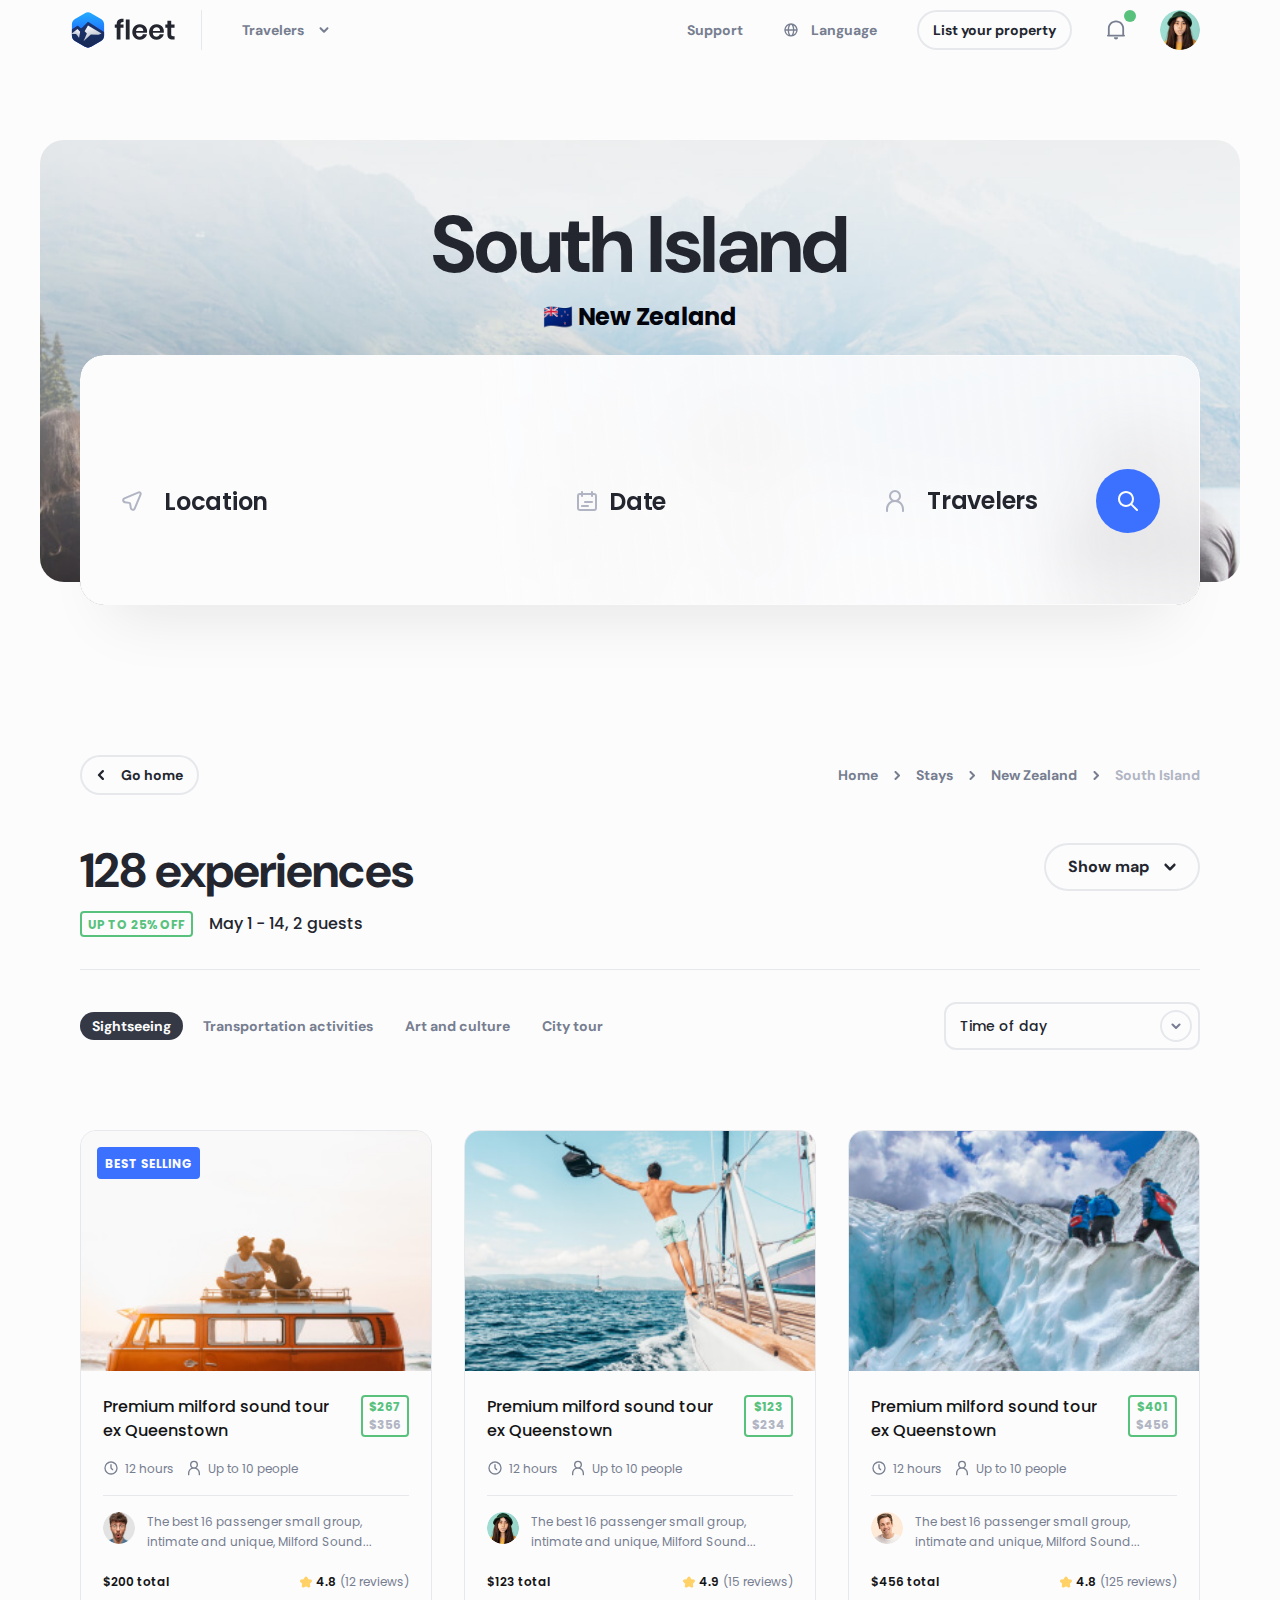
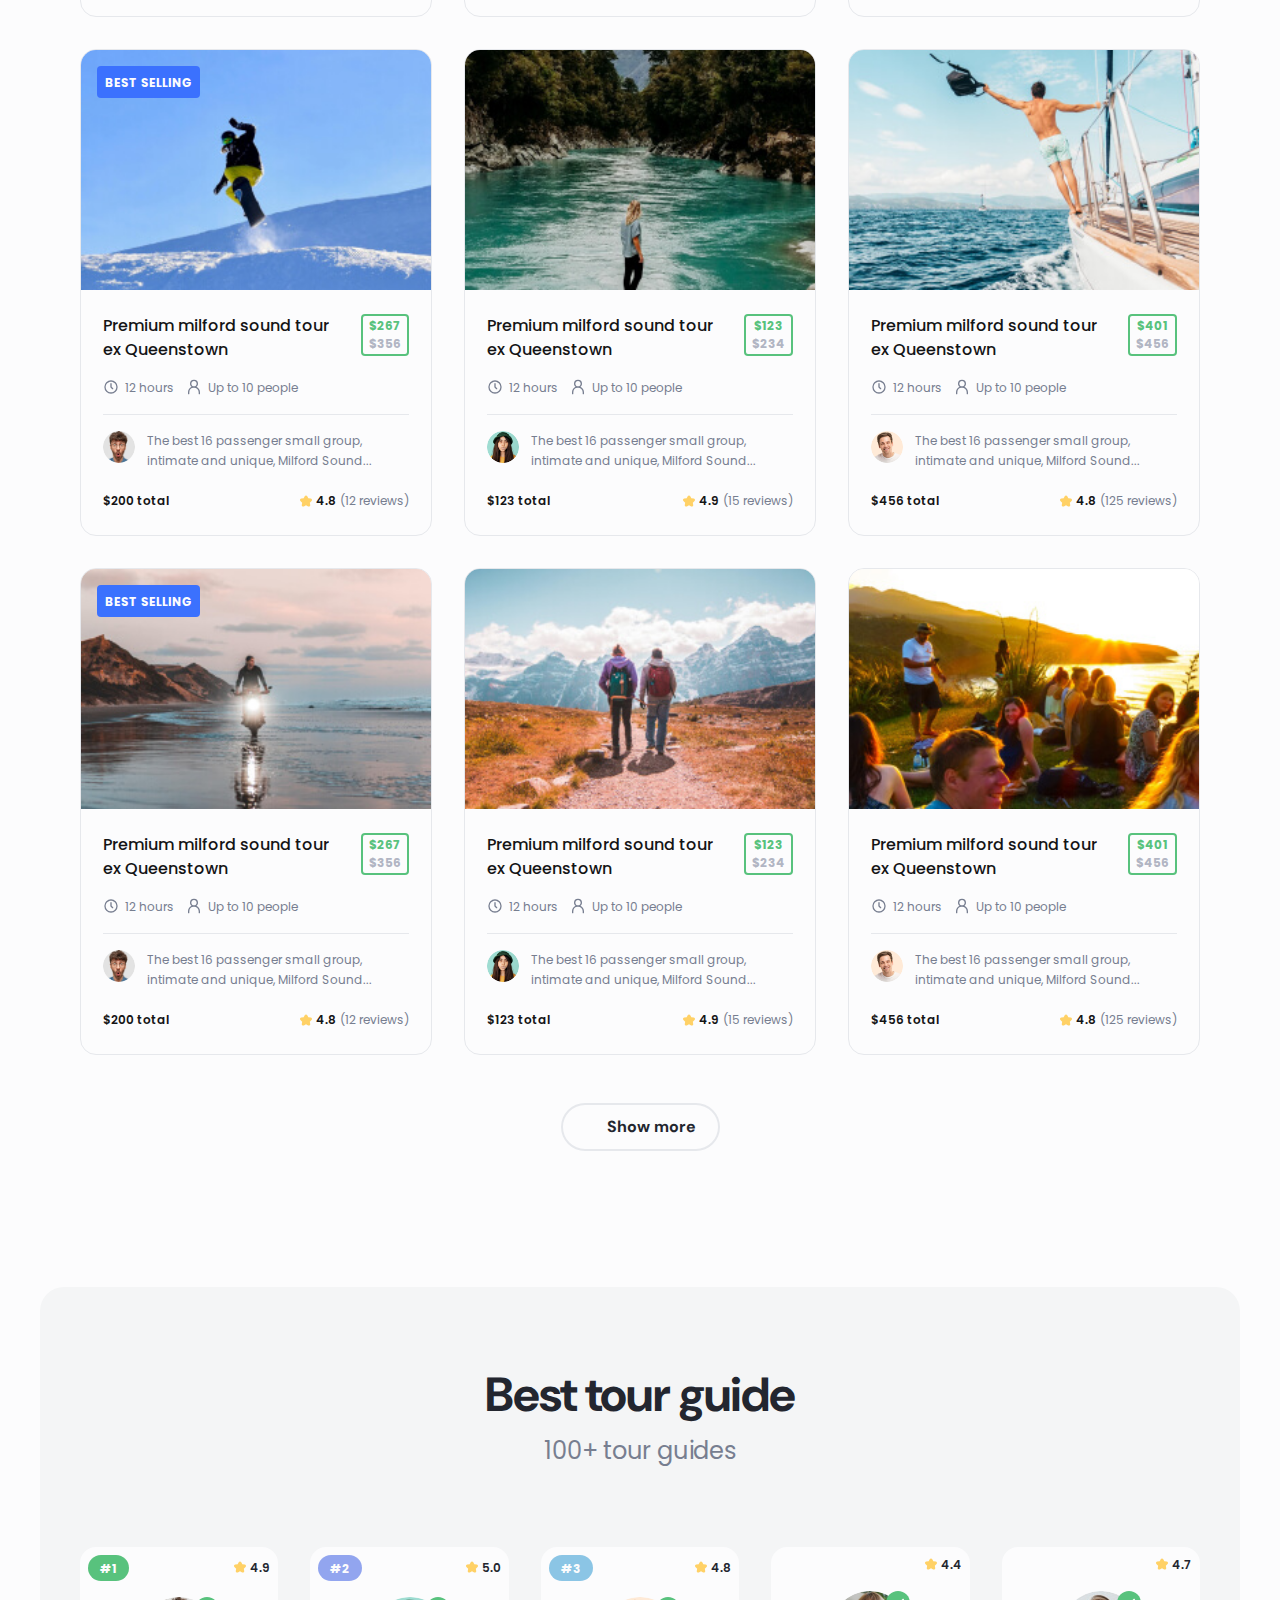
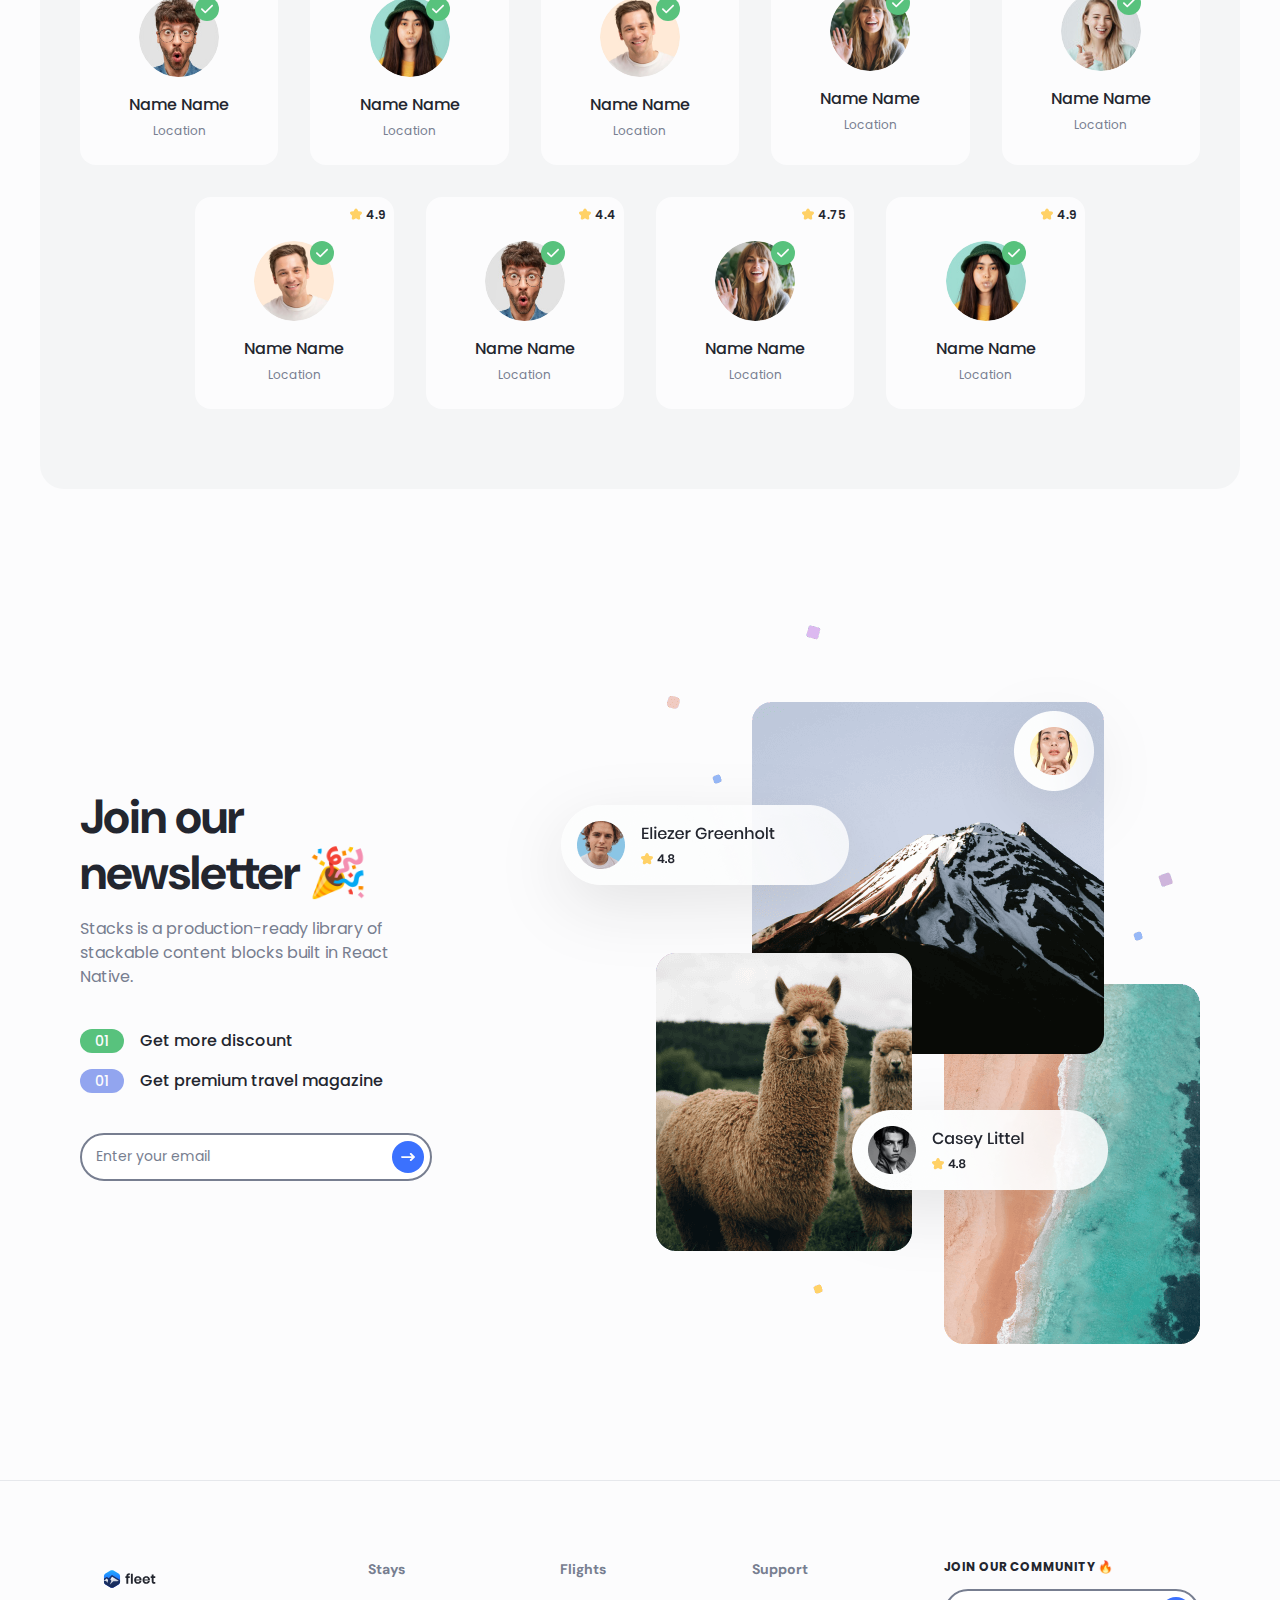
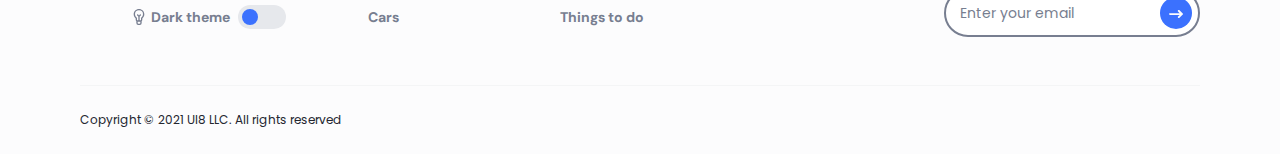
<file: category.html>
<!DOCTYPE html>
<html lang="en">
  <head>
    <meta charset="utf-8">
    <title>Fleet</title>
    <meta http-equiv="X-UA-Compatible" content="IE=Edge">
    <meta name="viewport" content="width=device-width, initial-scale=1, maximum-scale=1.0, user-scalable=no">
    <meta name="format-detection" content="telephone=no">
    <link rel="apple-touch-icon" sizes="180x180" href="img/apple-touch-icon.png">
    <link rel="icon" type="image/png" sizes="32x32" href="img/favicon-32x32.png">
    <link rel="icon" type="image/png" sizes="16x16" href="img/favicon-16x16.png">
    <link rel="manifest" href="img/site.webmanifest">
    <link rel="mask-icon" href="img/safari-pinned-tab.svg" color="#5bbad5">
    <meta name="msapplication-TileColor" content="#da532c">
    <meta name="theme-color" content="#ffffff">
    <meta name="description" content="Epic Travel Shopping Design Kit">
    <meta name="twitter:card" content="summary">
    <meta name="twitter:site" content="@ui8">
    <meta name="twitter:title" content="Fleet – Travel Shopping UI Kit">
    <meta name="twitter:description" content="Epic Travel Shopping Design Kit">
    <meta name="twitter:creator" content="@ui8">
    <meta name="twitter:image" content="https://ui8-fleet-html.herokuapp.com/img/twitter-card.jpg">
    <meta property="og:title" content="Fleet – Travel Shopping UI Kit">
    <meta property="og:type" content="Article">
    <meta property="og:url" content="https://ui8.net/ui8/products/fleet--travel-shopping-ui-design-kit">
    <meta property="og:image" content="https://ui8-fleet-html.herokuapp.com/img/fb-og-image.jpg">
    <meta property="og:description" content="Epic Travel Shopping Design Kit">
    <meta property="og:site_name" content="Fleet – Travel Shopping UI Kit">
    <meta property="fb:admins" content="132951670226590">
    <link rel="preconnect" href="https://fonts.gstatic.com">
    <link href="https://fonts.googleapis.com/css2?family=DM+Sans:wght@700&amp;family=Poppins:wght@400;500;600;700&amp;display=swap" rel="stylesheet">
    <link rel="stylesheet" media="all" href="css/app.min.css">
    <script>
      var viewportmeta = document.querySelector('meta[name="viewport"]');
      if (viewportmeta) {
        if (screen.width < 375) {
          var newScale = screen.width / 375;
          viewportmeta.content = 'width=375, minimum-scale=' + newScale + ', maximum-scale=1.0, user-scalable=no, initial-scale=' + newScale + '';
        } else {
          viewportmeta.content = 'width=device-width, maximum-scale=1.0, initial-scale=1.0';
        }
      }
    </script>
  </head>
  <body>
    <script>
      console.log(localStorage.getItem('darkMode'));
      if (localStorage.getItem('darkMode') === "on") {
        document.body.classList.add("dark");
        document.addEventListener("DOMContentLoaded", function() {
          document.querySelector('.js-theme input').checked = true;
        });
      }
    </script>
    <!-- outer-->
    <div class="outer">
      <!-- header-->
      <header class="header js-header">
        <div class="header__center center"><a class="header__logo" href="index.html"><img class="some-icon" src="img/logo-dark.svg" alt="Fleet"><img class="some-icon-dark" src="img/logo-light.svg" alt="Fleet"></a>
          <div class="header__wrapper js-header-wrapper">
            <div class="header__item header__item_dropdown js-header-item">
              <button class="header__head js-header-head">Travelers
                <svg class="icon icon-arrow-down">
                  <use xlink:href="#icon-arrow-down"></use>
                </svg>
              </button>
              <div class="header__body js-header-body">
                <div class="header__menu"><a class="header__link" href="index.html">
                    <svg class="icon icon-comment">
                      <use xlink:href="#icon-comment"></use>
                    </svg>Stays</a><a class="header__link" href="flights.html">
                    <svg class="icon icon-email">
                      <use xlink:href="#icon-email"></use>
                    </svg>Flights</a><a class="header__link active" href="things-to-do.html">
                    <svg class="icon icon-home">
                      <use xlink:href="#icon-home"></use>
                    </svg>Things to do</a><a class="header__link" href="cars.html">
                    <svg class="icon icon-email">
                      <use xlink:href="#icon-email"></use>
                    </svg>Cars</a></div>
              </div>
            </div><a class="header__item" href="support.html">Support</a>
            <div class="header__item header__item_language js-header-item">
              <button class="header__head js-header-head">
                <svg class="icon icon-globe">
                  <use xlink:href="#icon-globe"></use>
                </svg>Language
              </button>
              <div class="header__body js-header-body">
                <div class="header__list"><a class="header__box active" href="#">
                    <div class="header__category">English</div>
                    <div class="header__country">United States</div></a><a class="header__box" href="#">
                    <div class="header__category">Vietnamese</div>
                    <div class="header__country">Vietnamese</div></a><a class="header__box" href="#">
                    <div class="header__category">Français</div>
                    <div class="header__country">Belgique</div></a><a class="header__box" href="#">
                    <div class="header__category">Français</div>
                    <div class="header__country">Canada</div></a></div>
              </div>
            </div><a class="button button-stroke button-small header__button" href="list-your-property.html">List your property</a>
          </div>
          <div class="header__item header__item_notification js-header-item">
            <button class="header__head js-header-head active">
              <svg class="icon icon-notification">
                <use xlink:href="#icon-notification"></use>
              </svg>
            </button>
            <div class="header__body js-header-body">
              <div class="header__title">Notification</div>
              <div class="header__notifications"><a class="header__notification" href="message-center.html">
                  <div class="header__avatar"><img src="img/content/avatar-1.jpg" alt="Avatar"></div>
                  <div class="header__details">
                    <div class="header__subtitle">Kohaku Tora</div>
                    <div class="header__content">just sent you a message</div>
                    <div class="header__date">1 minute ago</div>
                    <div class="header__status" style="background-color: #3B71FE;"></div>
                  </div></a><a class="header__notification" href="message-center.html">
                  <div class="header__avatar"><img src="img/content/avatar-1.jpg" alt="Avatar"></div>
                  <div class="header__details">
                    <div class="header__subtitle">Kohaku Tora</div>
                    <div class="header__content">just sent you a message</div>
                    <div class="header__date">3 hours ago</div>
                    <div class="header__status" style="background-color: #3B71FE;"></div>
                  </div></a></div>
            </div>
          </div><a class="header__login js-popup-open" href="#popup-login" data-effect="mfp-zoom-in">
            <svg class="icon icon-user">
              <use xlink:href="#icon-user"></use>
            </svg></a>
          <div class="header__item header__item_user js-header-item">
            <button class="header__head js-header-head"><img src="img/content/avatar-2.jpg" alt="Avatar"></button>
            <div class="header__body js-header-body">
              <div class="header__group">
                <div class="header__menu"><a class="header__link" href="message-center.html">
                    <svg class="icon icon-comment">
                      <use xlink:href="#icon-comment"></use>
                    </svg>Messages</a><a class="header__link" href="bookings-list.html">
                    <svg class="icon icon-home">
                      <use xlink:href="#icon-home"></use>
                    </svg>Bookings</a><a class="header__link" href="wishlists.html">
                    <svg class="icon icon-email">
                      <use xlink:href="#icon-email"></use>
                    </svg>Wishlists</a></div>
                <div class="header__menu"><a class="header__link" href="list-your-property.html">
                    <svg class="icon icon-building">
                      <use xlink:href="#icon-building"></use>
                    </svg>List your property</a><a class="header__link" href="host-an-experience.html">
                    <svg class="icon icon-flag">
                      <use xlink:href="#icon-flag"></use>
                    </svg>Host an experience</a></div>
              </div>
              <div class="header__btns"><a class="button button-small header__button" href="account-setting.html">Account</a>
                <button class="button-stroke button-small header__button">Log out</button>
              </div>
            </div>
          </div>
          <button class="header__burger js-header-burger"></button>
        </div>
      </header>
      <!-- outer content-->
      <div class="outer__inner">
        <div class="section-mb80 main main_tasks-category">
          <div class="main__center center">
            <div class="main__preview"><img src="img/content/main-pic-6.jpg" alt="Main">
              <div class="main__wrap">
                <h1 class="main__title hero">South Island</h1>
                <div class="main__info info">🇳🇿 New Zealand</div>
              </div>
            </div>
            <div class="panel panel_tasks-category">
              <div class="panel__background"></div>
              <div class="panel__body">
                <div class="panel__row">
                  <div class="location js-location location_small">
                    <div class="location__head js-location-head">
                      <div class="location__icon">
                        <svg class="icon icon-location">
                          <use xlink:href="#icon-location"></use>
                        </svg>
                      </div>
                      <input class="location__input js-location-input" type="text" name="location" autocomplete="off" placeholder="Location"/>
                      <button class="location__clear js-location-clear">
                        <svg class="icon icon-close-circle">
                          <use xlink:href="#icon-close-circle"></use>
                        </svg>
                      </button>
                    </div>
                    <div class="location__body js-location-body">
                      <div class="location__list"><a class="location__item js-location-item" href="#">New York, NY</a><a class="location__item js-location-item" href="#">New York, Manhattan</a><a class="location__item js-location-item" href="#">New Zealand</a><a class="location__item js-location-item" href="#">New Smyrna Beach, FL</a><a class="location__item js-location-item" href="#">Newark, NJ</a></div>
                    </div>
                  </div>
                  <div class="datepicker datepicker_small">
                    <div class="datepicker__item">
                      <input class="datepicker__input js-date-single" data-format="MMM DD, YYYY" data-single="data-single" data-container=".datepicker" type="text" placeholder="Date" readonly="readonly"/>
                      <div class="datepicker__icon">
                        <svg class="icon icon-calendar">
                          <use xlink:href="#icon-calendar"></use>
                        </svg>
                      </div>
                    </div>
                  </div>
                  <div class="travelers js-travelers travelers_small">
                    <div class="travelers__head js-travelers-head">
                      <div class="travelers__icon">
                        <svg class="icon icon-user">
                          <use xlink:href="#icon-user"></use>
                        </svg>
                      </div>
                      <div class="travelers__content js-travelers-content">Travelers</div>
                    </div>
                    <div class="travelers__body js-travelers-body">
                      <div class="travelers__item">
                        <div class="travelers__details">
                          <div class="travelers__category">Adults</div>
                          <div class="travelers__text">Ages 13 or above</div>
                        </div>
                        <div class="counter js-counter" data-min="0">
                          <button class="counter__button js-counter-button js-counter-minus disabled" type="button">
                            <svg class="icon icon-minus-circle">
                              <use xlink:href="#icon-minus-circle"></use>
                            </svg>
                          </button>
                          <div class="counter__value js-counter-value"></div>
                          <button class="counter__button js-counter-button js-counter-plus" type="button">
                            <svg class="icon icon-plus-circle">
                              <use xlink:href="#icon-plus-circle"></use>
                            </svg>
                          </button>
                          <input class="js-counter-input js-counter-result js-counter-adults" type="hidden"/>
                        </div>
                      </div>
                      <div class="travelers__item">
                        <div class="travelers__details">
                          <div class="travelers__category">Children</div>
                          <div class="travelers__text">Ages 2 - 12</div>
                        </div>
                        <div class="counter js-counter" data-min="0">
                          <button class="counter__button js-counter-button js-counter-minus disabled" type="button">
                            <svg class="icon icon-minus-circle">
                              <use xlink:href="#icon-minus-circle"></use>
                            </svg>
                          </button>
                          <div class="counter__value js-counter-value"></div>
                          <button class="counter__button js-counter-button js-counter-plus" type="button">
                            <svg class="icon icon-plus-circle">
                              <use xlink:href="#icon-plus-circle"></use>
                            </svg>
                          </button>
                          <input class="js-counter-input js-counter-result js-counter-children" type="hidden"/>
                        </div>
                      </div>
                      <div class="travelers__item">
                        <div class="travelers__details">
                          <div class="travelers__category">Adults</div>
                          <div class="travelers__text">Under 2</div>
                        </div>
                        <div class="counter js-counter" data-min="0">
                          <button class="counter__button js-counter-button js-counter-minus disabled" type="button">
                            <svg class="icon icon-minus-circle">
                              <use xlink:href="#icon-minus-circle"></use>
                            </svg>
                          </button>
                          <div class="counter__value js-counter-value"></div>
                          <button class="counter__button js-counter-button js-counter-plus" type="button">
                            <svg class="icon icon-plus-circle">
                              <use xlink:href="#icon-plus-circle"></use>
                            </svg>
                          </button>
                          <input class="js-counter-input js-counter-result js-counter-babies" type="hidden"/>
                        </div>
                      </div>
                    </div>
                  </div>
                  <button class="panel__search">
                    <svg class="icon icon-search">
                      <use xlink:href="#icon-search"></use>
                    </svg>
                  </button>
                </div>
              </div>
            </div>
          </div>
        </div>
        <div class="section catalog">
          <div class="sorting">
            <div class="sorting__center center">
              <div class="control"><a class="button-stroke button-small control__button" href="things-to-do.html">
                  <svg class="icon icon-arrow-left">
                    <use xlink:href="#icon-arrow-left"></use>
                  </svg><span>Go home</span></a>
                <ul class="breadcrumbs">
                  <li class="breadcrumbs__item"><a class="breadcrumbs__link" href="index.html">Home</a></li>
                  <li class="breadcrumbs__item"><a class="breadcrumbs__link" href="index.html">Stays</a></li>
                  <li class="breadcrumbs__item"><a class="breadcrumbs__link" href="stays-category.html">New Zealand</a></li>
                  <li class="breadcrumbs__item">South Island</li>
                </ul>
              </div>
              <div class="sorting__body">
                <div class="sorting__box">
                  <h2 class="sorting__title h2">128 experiences</h2>
                  <div class="sorting__line">
                    <div class="sorting__sale">up to 25% off</div>
                    <div class="sorting__details">May 1 - 14, 2 guests</div>
                  </div>
                </div>
                <div class="sorting__location">
                  <button class="button-stroke sorting__button js-sorting-button"><span>Show map</span>
                    <svg class="icon icon-arrow-bottom">
                      <use xlink:href="#icon-arrow-bottom"></use>
                    </svg>
                  </button>
                  <div class="sorting__map js-sorting-map">
                    <iframe src="https://www.google.com/maps/embed?pb=!1m18!1m12!1m3!1d63817.0803287881!2d168.63234961382247!3d-45.04173987887954!2m3!1f0!2f0!3f0!3m2!1i1024!2i768!4f13.1!3m3!1m2!1s0xa9d51df1d7a8de5f%3A0x500ef868479a600!2z0JrRg9C40L3RgdGC0LDRg9C9LCDQndC-0LLQsNGPINCX0LXQu9Cw0L3QtNC40Y8!5e0!3m2!1sru!2sua!4v1624887132616!5m2!1sru!2sua" width="600" height="450" loading="lazy"></iframe>
                  </div>
                </div>
              </div>
              <div class="sorting__foot">
                <div class="nav"><a class="nav__link active" href="#">Sightseeing</a><a class="nav__link" href="#">Transportation activities</a><a class="nav__link" href="#">Art and culture</a><a class="nav__link" href="#">City tour</a></div>
                <div class="sorting__select tablet-show">
                  <select class="select">
                    <option>Sightseeing</option>
                    <option>Transportation activities</option>
                    <option>Art and culture</option>
                    <option>City tour</option>
                  </select>
                </div>
                <div class="sorting__select">
                  <select class="select">
                    <option>Time of day</option>
                    <option>Time of week</option>
                  </select>
                </div>
              </div>
            </div>
          </div>
          <div class="catalog__body">
            <div class="catalog__center center">
              <div class="catalog__cards"><a class="card card_row" href="product.html">
                  <div class="card__preview"><img srcSet="img/content/card-pic-10@2x.jpg 2x" src="img/content/card-pic-10.jpg" alt="Premium milford sound tour ex Queenstown"/>
                    <div class="category-blue card__category">best selling</div>
                  </div>
                  <div class="card__body">
                    <div class="card__line">
                      <div class="card__title">Premium milford sound tour ex Queenstown</div>
                      <div class="card__price">
                        <div class="card__old">$356</div>
                        <div class="card__actual">$267</div>
                      </div>
                    </div>
                    <div class="card__options">
                      <div class="card__option">
                        <svg class="icon icon-clock">
                          <use xlink:href="#icon-clock"></use>
                        </svg>12 hours
                      </div>
                      <div class="card__option">
                        <svg class="icon icon-user">
                          <use xlink:href="#icon-user"></use>
                        </svg>Up to 10 people
                      </div>
                    </div>
                    <div class="card__foot">
                      <div class="card__comment">
                        <div class="card__avatar"><img src="img/content/avatar-1.jpg" alt="Avatar"/></div>
                        <div class="card__text">The best 16 passenger small group, intimate and unique, Milford Sound...</div>
                      </div>
                      <div class="card__flex">
                        <div class="card__cost">$200 total</div>
                        <div class="card__rating">
                          <svg class="icon icon-star">
                            <use xlink:href="#icon-star"></use>
                          </svg>
                          <div class="card__number">4.8</div>
                          <div class="card__reviews">(12 reviews)
                          </div>
                        </div>
                      </div>
                    </div>
                  </div></a><a class="card card_row" href="product.html">
                  <div class="card__preview"><img srcSet="img/content/card-pic-11@2x.jpg 2x" src="img/content/card-pic-11.jpg" alt="Premium milford sound tour ex Queenstown"/>
                  </div>
                  <div class="card__body">
                    <div class="card__line">
                      <div class="card__title">Premium milford sound tour ex Queenstown</div>
                      <div class="card__price">
                        <div class="card__old">$234</div>
                        <div class="card__actual">$123</div>
                      </div>
                    </div>
                    <div class="card__options">
                      <div class="card__option">
                        <svg class="icon icon-clock">
                          <use xlink:href="#icon-clock"></use>
                        </svg>12 hours
                      </div>
                      <div class="card__option">
                        <svg class="icon icon-user">
                          <use xlink:href="#icon-user"></use>
                        </svg>Up to 10 people
                      </div>
                    </div>
                    <div class="card__foot">
                      <div class="card__comment">
                        <div class="card__avatar"><img src="img/content/avatar-2.jpg" alt="Avatar"/></div>
                        <div class="card__text">The best 16 passenger small group, intimate and unique, Milford Sound...</div>
                      </div>
                      <div class="card__flex">
                        <div class="card__cost">$123 total</div>
                        <div class="card__rating">
                          <svg class="icon icon-star">
                            <use xlink:href="#icon-star"></use>
                          </svg>
                          <div class="card__number">4.9</div>
                          <div class="card__reviews">(15 reviews)
                          </div>
                        </div>
                      </div>
                    </div>
                  </div></a><a class="card card_row" href="product.html">
                  <div class="card__preview"><img srcSet="img/content/card-pic-12@2x.jpg 2x" src="img/content/card-pic-12.jpg" alt="Premium milford sound tour ex Queenstown"/>
                  </div>
                  <div class="card__body">
                    <div class="card__line">
                      <div class="card__title">Premium milford sound tour ex Queenstown</div>
                      <div class="card__price">
                        <div class="card__old">$456</div>
                        <div class="card__actual">$401</div>
                      </div>
                    </div>
                    <div class="card__options">
                      <div class="card__option">
                        <svg class="icon icon-clock">
                          <use xlink:href="#icon-clock"></use>
                        </svg>12 hours
                      </div>
                      <div class="card__option">
                        <svg class="icon icon-user">
                          <use xlink:href="#icon-user"></use>
                        </svg>Up to 10 people
                      </div>
                    </div>
                    <div class="card__foot">
                      <div class="card__comment">
                        <div class="card__avatar"><img src="img/content/avatar-3.jpg" alt="Avatar"/></div>
                        <div class="card__text">The best 16 passenger small group, intimate and unique, Milford Sound...</div>
                      </div>
                      <div class="card__flex">
                        <div class="card__cost">$456 total</div>
                        <div class="card__rating">
                          <svg class="icon icon-star">
                            <use xlink:href="#icon-star"></use>
                          </svg>
                          <div class="card__number">4.8</div>
                          <div class="card__reviews">(125 reviews)
                          </div>
                        </div>
                      </div>
                    </div>
                  </div></a><a class="card card_row" href="product.html">
                  <div class="card__preview"><img srcSet="img/content/card-pic-13@2x.jpg 2x" src="img/content/card-pic-13.jpg" alt="Premium milford sound tour ex Queenstown"/>
                    <div class="category-blue card__category">best selling</div>
                  </div>
                  <div class="card__body">
                    <div class="card__line">
                      <div class="card__title">Premium milford sound tour ex Queenstown</div>
                      <div class="card__price">
                        <div class="card__old">$356</div>
                        <div class="card__actual">$267</div>
                      </div>
                    </div>
                    <div class="card__options">
                      <div class="card__option">
                        <svg class="icon icon-clock">
                          <use xlink:href="#icon-clock"></use>
                        </svg>12 hours
                      </div>
                      <div class="card__option">
                        <svg class="icon icon-user">
                          <use xlink:href="#icon-user"></use>
                        </svg>Up to 10 people
                      </div>
                    </div>
                    <div class="card__foot">
                      <div class="card__comment">
                        <div class="card__avatar"><img src="img/content/avatar-1.jpg" alt="Avatar"/></div>
                        <div class="card__text">The best 16 passenger small group, intimate and unique, Milford Sound...</div>
                      </div>
                      <div class="card__flex">
                        <div class="card__cost">$200 total</div>
                        <div class="card__rating">
                          <svg class="icon icon-star">
                            <use xlink:href="#icon-star"></use>
                          </svg>
                          <div class="card__number">4.8</div>
                          <div class="card__reviews">(12 reviews)
                          </div>
                        </div>
                      </div>
                    </div>
                  </div></a><a class="card card_row" href="product.html">
                  <div class="card__preview"><img srcSet="img/content/card-pic-14@2x.jpg 2x" src="img/content/card-pic-14.jpg" alt="Premium milford sound tour ex Queenstown"/>
                  </div>
                  <div class="card__body">
                    <div class="card__line">
                      <div class="card__title">Premium milford sound tour ex Queenstown</div>
                      <div class="card__price">
                        <div class="card__old">$234</div>
                        <div class="card__actual">$123</div>
                      </div>
                    </div>
                    <div class="card__options">
                      <div class="card__option">
                        <svg class="icon icon-clock">
                          <use xlink:href="#icon-clock"></use>
                        </svg>12 hours
                      </div>
                      <div class="card__option">
                        <svg class="icon icon-user">
                          <use xlink:href="#icon-user"></use>
                        </svg>Up to 10 people
                      </div>
                    </div>
                    <div class="card__foot">
                      <div class="card__comment">
                        <div class="card__avatar"><img src="img/content/avatar-2.jpg" alt="Avatar"/></div>
                        <div class="card__text">The best 16 passenger small group, intimate and unique, Milford Sound...</div>
                      </div>
                      <div class="card__flex">
                        <div class="card__cost">$123 total</div>
                        <div class="card__rating">
                          <svg class="icon icon-star">
                            <use xlink:href="#icon-star"></use>
                          </svg>
                          <div class="card__number">4.9</div>
                          <div class="card__reviews">(15 reviews)
                          </div>
                        </div>
                      </div>
                    </div>
                  </div></a><a class="card card_row" href="product.html">
                  <div class="card__preview"><img srcSet="img/content/card-pic-15@2x.jpg 2x" src="img/content/card-pic-15.jpg" alt="Premium milford sound tour ex Queenstown"/>
                  </div>
                  <div class="card__body">
                    <div class="card__line">
                      <div class="card__title">Premium milford sound tour ex Queenstown</div>
                      <div class="card__price">
                        <div class="card__old">$456</div>
                        <div class="card__actual">$401</div>
                      </div>
                    </div>
                    <div class="card__options">
                      <div class="card__option">
                        <svg class="icon icon-clock">
                          <use xlink:href="#icon-clock"></use>
                        </svg>12 hours
                      </div>
                      <div class="card__option">
                        <svg class="icon icon-user">
                          <use xlink:href="#icon-user"></use>
                        </svg>Up to 10 people
                      </div>
                    </div>
                    <div class="card__foot">
                      <div class="card__comment">
                        <div class="card__avatar"><img src="img/content/avatar-3.jpg" alt="Avatar"/></div>
                        <div class="card__text">The best 16 passenger small group, intimate and unique, Milford Sound...</div>
                      </div>
                      <div class="card__flex">
                        <div class="card__cost">$456 total</div>
                        <div class="card__rating">
                          <svg class="icon icon-star">
                            <use xlink:href="#icon-star"></use>
                          </svg>
                          <div class="card__number">4.8</div>
                          <div class="card__reviews">(125 reviews)
                          </div>
                        </div>
                      </div>
                    </div>
                  </div></a><a class="card card_row" href="product.html">
                  <div class="card__preview"><img srcSet="img/content/card-pic-16@2x.jpg 2x" src="img/content/card-pic-16.jpg" alt="Premium milford sound tour ex Queenstown"/>
                    <div class="category-blue card__category">best selling</div>
                  </div>
                  <div class="card__body">
                    <div class="card__line">
                      <div class="card__title">Premium milford sound tour ex Queenstown</div>
                      <div class="card__price">
                        <div class="card__old">$356</div>
                        <div class="card__actual">$267</div>
                      </div>
                    </div>
                    <div class="card__options">
                      <div class="card__option">
                        <svg class="icon icon-clock">
                          <use xlink:href="#icon-clock"></use>
                        </svg>12 hours
                      </div>
                      <div class="card__option">
                        <svg class="icon icon-user">
                          <use xlink:href="#icon-user"></use>
                        </svg>Up to 10 people
                      </div>
                    </div>
                    <div class="card__foot">
                      <div class="card__comment">
                        <div class="card__avatar"><img src="img/content/avatar-1.jpg" alt="Avatar"/></div>
                        <div class="card__text">The best 16 passenger small group, intimate and unique, Milford Sound...</div>
                      </div>
                      <div class="card__flex">
                        <div class="card__cost">$200 total</div>
                        <div class="card__rating">
                          <svg class="icon icon-star">
                            <use xlink:href="#icon-star"></use>
                          </svg>
                          <div class="card__number">4.8</div>
                          <div class="card__reviews">(12 reviews)
                          </div>
                        </div>
                      </div>
                    </div>
                  </div></a><a class="card card_row" href="product.html">
                  <div class="card__preview"><img srcSet="img/content/card-pic-17@2x.jpg 2x" src="img/content/card-pic-17.jpg" alt="Premium milford sound tour ex Queenstown"/>
                  </div>
                  <div class="card__body">
                    <div class="card__line">
                      <div class="card__title">Premium milford sound tour ex Queenstown</div>
                      <div class="card__price">
                        <div class="card__old">$234</div>
                        <div class="card__actual">$123</div>
                      </div>
                    </div>
                    <div class="card__options">
                      <div class="card__option">
                        <svg class="icon icon-clock">
                          <use xlink:href="#icon-clock"></use>
                        </svg>12 hours
                      </div>
                      <div class="card__option">
                        <svg class="icon icon-user">
                          <use xlink:href="#icon-user"></use>
                        </svg>Up to 10 people
                      </div>
                    </div>
                    <div class="card__foot">
                      <div class="card__comment">
                        <div class="card__avatar"><img src="img/content/avatar-2.jpg" alt="Avatar"/></div>
                        <div class="card__text">The best 16 passenger small group, intimate and unique, Milford Sound...</div>
                      </div>
                      <div class="card__flex">
                        <div class="card__cost">$123 total</div>
                        <div class="card__rating">
                          <svg class="icon icon-star">
                            <use xlink:href="#icon-star"></use>
                          </svg>
                          <div class="card__number">4.9</div>
                          <div class="card__reviews">(15 reviews)
                          </div>
                        </div>
                      </div>
                    </div>
                  </div></a><a class="card card_row" href="product.html">
                  <div class="card__preview"><img srcSet="img/content/card-pic-18@2x.jpg 2x" src="img/content/card-pic-18.jpg" alt="Premium milford sound tour ex Queenstown"/>
                  </div>
                  <div class="card__body">
                    <div class="card__line">
                      <div class="card__title">Premium milford sound tour ex Queenstown</div>
                      <div class="card__price">
                        <div class="card__old">$456</div>
                        <div class="card__actual">$401</div>
                      </div>
                    </div>
                    <div class="card__options">
                      <div class="card__option">
                        <svg class="icon icon-clock">
                          <use xlink:href="#icon-clock"></use>
                        </svg>12 hours
                      </div>
                      <div class="card__option">
                        <svg class="icon icon-user">
                          <use xlink:href="#icon-user"></use>
                        </svg>Up to 10 people
                      </div>
                    </div>
                    <div class="card__foot">
                      <div class="card__comment">
                        <div class="card__avatar"><img src="img/content/avatar-3.jpg" alt="Avatar"/></div>
                        <div class="card__text">The best 16 passenger small group, intimate and unique, Milford Sound...</div>
                      </div>
                      <div class="card__flex">
                        <div class="card__cost">$456 total</div>
                        <div class="card__rating">
                          <svg class="icon icon-star">
                            <use xlink:href="#icon-star"></use>
                          </svg>
                          <div class="card__number">4.8</div>
                          <div class="card__reviews">(125 reviews)
                          </div>
                        </div>
                      </div>
                    </div>
                  </div></a><a class="card card_row" href="product.html">
                  <div class="card__preview"><img srcSet="img/content/card-pic-19@2x.jpg 2x" src="img/content/card-pic-19.jpg" alt="Premium milford sound tour ex Queenstown"/>
                  </div>
                  <div class="card__body">
                    <div class="card__line">
                      <div class="card__title">Premium milford sound tour ex Queenstown</div>
                      <div class="card__price">
                        <div class="card__old">$456</div>
                        <div class="card__actual">$401</div>
                      </div>
                    </div>
                    <div class="card__options">
                      <div class="card__option">
                        <svg class="icon icon-clock">
                          <use xlink:href="#icon-clock"></use>
                        </svg>12 hours
                      </div>
                      <div class="card__option">
                        <svg class="icon icon-user">
                          <use xlink:href="#icon-user"></use>
                        </svg>Up to 10 people
                      </div>
                    </div>
                    <div class="card__foot">
                      <div class="card__comment">
                        <div class="card__avatar"><img src="img/content/avatar-3.jpg" alt="Avatar"/></div>
                        <div class="card__text">The best 16 passenger small group, intimate and unique, Milford Sound...</div>
                      </div>
                      <div class="card__flex">
                        <div class="card__cost">$456 total</div>
                        <div class="card__rating">
                          <svg class="icon icon-star">
                            <use xlink:href="#icon-star"></use>
                          </svg>
                          <div class="card__number">4.8</div>
                          <div class="card__reviews">(125 reviews)
                          </div>
                        </div>
                      </div>
                    </div>
                  </div></a>
              </div>
              <div class="catalog__btns">
                <button class="button-stroke catalog__button">
                  <div class="loader"></div><span>Show more</span>
                </button>
              </div>
            </div>
          </div>
        </div>
        <div class="section best">
          <div class="best__center center">
            <div class="best__inner">
              <div class="best__head">
                <h2 class="best__title h2">Best tour guide</h2>
                <div class="best__info info">100+ tour guides</div>
              </div>
              <div class="best__wrapper">
                <div class="best__slider js-slider-best js-slider-resize"><a class="best__item" href="host-profile.html">
                                      <div class="best__line">
                                        <div class="best__number" style="background-color: #58C27D">#1</div>
                                        <div class="best__rating">
                                          <svg class="icon icon-star">
                                            <use xlink:href="#icon-star"></use>
                                          </svg>4.9
                                        </div>
                                      </div>
                                      <div class="best__avatar"><img src="img/content/avatar-1.jpg" alt="Avatar">
                                        <div class="best__check">
                                          <svg class="icon icon-check">
                                            <use xlink:href="#icon-check"></use>
                                          </svg>
                                        </div>
                                      </div>
                                      <div class="best__subtitle">Name Name</div>
                                      <div class="best__location">Location</div></a><a class="best__item" href="host-profile.html">
                                      <div class="best__line">
                                        <div class="best__number" style="background-color: #92A5EF">#2</div>
                                        <div class="best__rating">
                                          <svg class="icon icon-star">
                                            <use xlink:href="#icon-star"></use>
                                          </svg>5.0
                                        </div>
                                      </div>
                                      <div class="best__avatar"><img src="img/content/avatar-2.jpg" alt="Avatar">
                                        <div class="best__check">
                                          <svg class="icon icon-check">
                                            <use xlink:href="#icon-check"></use>
                                          </svg>
                                        </div>
                                      </div>
                                      <div class="best__subtitle">Name Name</div>
                                      <div class="best__location">Location</div></a><a class="best__item" href="host-profile.html">
                                      <div class="best__line">
                                        <div class="best__number" style="background-color: #8BC5E5">#3</div>
                                        <div class="best__rating">
                                          <svg class="icon icon-star">
                                            <use xlink:href="#icon-star"></use>
                                          </svg>4.8
                                        </div>
                                      </div>
                                      <div class="best__avatar"><img src="img/content/avatar-3.jpg" alt="Avatar">
                                        <div class="best__check">
                                          <svg class="icon icon-check">
                                            <use xlink:href="#icon-check"></use>
                                          </svg>
                                        </div>
                                      </div>
                                      <div class="best__subtitle">Name Name</div>
                                      <div class="best__location">Location</div></a><a class="best__item" href="host-profile.html">
                                      <div class="best__line">
                                        <div class="best__rating">
                                          <svg class="icon icon-star">
                                            <use xlink:href="#icon-star"></use>
                                          </svg>4.4
                                        </div>
                                      </div>
                                      <div class="best__avatar"><img src="img/content/avatar-4.jpg" alt="Avatar">
                                        <div class="best__check">
                                          <svg class="icon icon-check">
                                            <use xlink:href="#icon-check"></use>
                                          </svg>
                                        </div>
                                      </div>
                                      <div class="best__subtitle">Name Name</div>
                                      <div class="best__location">Location</div></a><a class="best__item" href="host-profile.html">
                                      <div class="best__line">
                                        <div class="best__rating">
                                          <svg class="icon icon-star">
                                            <use xlink:href="#icon-star"></use>
                                          </svg>4.7
                                        </div>
                                      </div>
                                      <div class="best__avatar"><img src="img/content/avatar-5.jpg" alt="Avatar">
                                        <div class="best__check">
                                          <svg class="icon icon-check">
                                            <use xlink:href="#icon-check"></use>
                                          </svg>
                                        </div>
                                      </div>
                                      <div class="best__subtitle">Name Name</div>
                                      <div class="best__location">Location</div></a><a class="best__item" href="host-profile.html">
                                      <div class="best__line">
                                        <div class="best__rating">
                                          <svg class="icon icon-star">
                                            <use xlink:href="#icon-star"></use>
                                          </svg>4.9
                                        </div>
                                      </div>
                                      <div class="best__avatar"><img src="img/content/avatar-3.jpg" alt="Avatar">
                                        <div class="best__check">
                                          <svg class="icon icon-check">
                                            <use xlink:href="#icon-check"></use>
                                          </svg>
                                        </div>
                                      </div>
                                      <div class="best__subtitle">Name Name</div>
                                      <div class="best__location">Location</div></a><a class="best__item" href="host-profile.html">
                                      <div class="best__line">
                                        <div class="best__rating">
                                          <svg class="icon icon-star">
                                            <use xlink:href="#icon-star"></use>
                                          </svg>4.4
                                        </div>
                                      </div>
                                      <div class="best__avatar"><img src="img/content/avatar-1.jpg" alt="Avatar">
                                        <div class="best__check">
                                          <svg class="icon icon-check">
                                            <use xlink:href="#icon-check"></use>
                                          </svg>
                                        </div>
                                      </div>
                                      <div class="best__subtitle">Name Name</div>
                                      <div class="best__location">Location</div></a><a class="best__item" href="host-profile.html">
                                      <div class="best__line">
                                        <div class="best__rating">
                                          <svg class="icon icon-star">
                                            <use xlink:href="#icon-star"></use>
                                          </svg>4.75
                                        </div>
                                      </div>
                                      <div class="best__avatar"><img src="img/content/avatar-4.jpg" alt="Avatar">
                                        <div class="best__check">
                                          <svg class="icon icon-check">
                                            <use xlink:href="#icon-check"></use>
                                          </svg>
                                        </div>
                                      </div>
                                      <div class="best__subtitle">Name Name</div>
                                      <div class="best__location">Location</div></a><a class="best__item" href="host-profile.html">
                                      <div class="best__line">
                                        <div class="best__rating">
                                          <svg class="icon icon-star">
                                            <use xlink:href="#icon-star"></use>
                                          </svg>4.9
                                        </div>
                                      </div>
                                      <div class="best__avatar"><img src="img/content/avatar-2.jpg" alt="Avatar">
                                        <div class="best__check">
                                          <svg class="icon icon-check">
                                            <use xlink:href="#icon-check"></use>
                                          </svg>
                                        </div>
                                      </div>
                                      <div class="best__subtitle">Name Name</div>
                                      <div class="best__location">Location</div></a>
                </div>
              </div>
            </div>
          </div>
        </div>
        <div class="section newsletter">
          <div class="newsletter__center center">
            <div class="newsletter__wrap">
              <h2 class="newsletter__title h2">Join our newsletter 🎉</h2>
              <div class="newsletter__info">Stacks is a production-ready library of stackable content blocks built in React Native.</div>
              <div class="newsletter__list">
                <div class="newsletter__item">
                  <div class="newsletter__number" style="background-color: #58C27D;">01</div>
                  <div class="newsletter__text">Get more discount</div>
                </div>
                <div class="newsletter__item">
                  <div class="newsletter__number" style="background-color: #92A5EF;">01</div>
                  <div class="newsletter__text">Get premium travel magazine</div>
                </div>
              </div>
              <form class="subscription">
                <input class="subscription__input" type="email" name="email" placeholder="Enter your email" required="required"/>
                <button class="subscription__btn">
                  <svg class="icon icon-arrow-next">
                    <use xlink:href="#icon-arrow-next"></use>
                  </svg>
                </button>
              </form>
            </div>
            <div class="newsletter__gallery">
              <div class="newsletter__preview"><img class="some-icon" srcSet="img/content/newsletter-pic-1@2x.png 2x" src="img/content/newsletter-pic-1.png" alt="Newsletter"><img class="some-icon-dark" srcSet="img/content/newsletter-pic-dark-1@2x.png 2x" src="img/content/newsletter-pic-dark-1.png" alt="Newsletter"></div>
              <div class="newsletter__preview"><img class="some-icon" srcSet="img/content/newsletter-pic-2@2x.png 2x" src="img/content/newsletter-pic-2.png" alt="Newsletter"><img class="some-icon-dark" srcSet="img/content/newsletter-pic-dark-2@2x.png 2x" src="img/content/newsletter-pic-dark-2.png" alt="Newsletter"></div>
              <div class="newsletter__preview"><img class="some-icon" srcSet="img/content/newsletter-pic-3@2x.png 2x" src="img/content/newsletter-pic-3.png" alt="Newsletter"><img class="some-icon-dark" srcSet="img/content/newsletter-pic-dark-3@2x.png 2x" src="img/content/newsletter-pic-dark-3.png" alt="Newsletter"></div>
              <div class="newsletter__preview"><img class="some-icon" srcSet="img/content/newsletter-pic-4@2x.png 2x" src="img/content/newsletter-pic-4.png" alt="Newsletter"><img class="some-icon-dark" srcSet="img/content/newsletter-pic-dark-4@2x.png 2x" src="img/content/newsletter-pic-dark-4.png" alt="Newsletter"></div>
            </div>
          </div>
        </div>
      </div>
      <!-- footer-->
      <footer class="footer">
        <div class="footer__center center">
          <div class="footer__row">
            <div class="footer__col"><a class="footer__logo" href="index.html"><img class="some-icon" src="img/logo-dark.svg" alt="Fleet"><img class="some-icon-dark" src="img/logo-light.svg" alt="Fleet"></a>
              <div class="footer__theme">
                <svg class="icon icon-bulb">
                  <use xlink:href="#icon-bulb"></use>
                </svg>Dark theme
                <label class="theme js-theme">
                  <input class="theme__input" type="checkbox"/><span class="theme__inner"><span class="theme__box"></span></span>
                </label>
              </div>
            </div>
            <div class="footer__col">
              <div class="footer__menu"><a class="footer__link" href="index.html">Stays</a><a class="footer__link" href="flights.html">Flights</a><a class="footer__link" href="support.html">Support</a><a class="footer__link" href="cars.html">Cars</a><a class="footer__link" href="things-to-do.html">Things to do</a></div>
            </div>
            <div class="footer__col">
              <div class="footer__info">Join our community 🔥</div>
              <form class="subscription">
                <input class="subscription__input" type="email" name="email" placeholder="Enter your email" required="required"/>
                <button class="subscription__btn">
                  <svg class="icon icon-arrow-next">
                    <use xlink:href="#icon-arrow-next"></use>
                  </svg>
                </button>
              </form>
            </div>
          </div>
          <div class="footer__bottom">
            <div class="footer__copyright">Copyright © 2021 UI8 LLC. All rights reserved</div>
          </div>
        </div>
      </footer>
    </div>
    <div class="popup popup_login mfp-hide" id="popup-login">
      <div class="login">
        <div class="login__item">
          <div class="login__title h3">Sign up on Fleet</div>
          <div class="login__info">Use Your OpenID to Sign up</div>
          <div class="login__btns">
            <button class="button login__button">
              <svg class="icon icon-google">
                <use xlink:href="#icon-google"></use>
              </svg><span>Google</span>
            </button>
            <button class="button-black login__button">
              <svg class="icon icon-apple">
                <use xlink:href="#icon-apple"></use>
              </svg><span>Apple</span>
            </button>
          </div>
          <div class="login__note">Or continue with email</div>
          <div class="subscription">
            <input class="subscription__input" type="email" name="email" placeholder="Enter your email" required>
            <button class="subscription__btn">
              <svg class="icon icon-arrow-next">
                <use xlink:href="#icon-arrow-next"></use>
              </svg>
            </button>
          </div>
          <div class="login__foot">Already have an account? <a class="login__link" href="#">Login</a></div>
        </div>
        <div class="login__item">
          <div class="login__title h3">Sign in</div>
          <div class="login__form">
            <div class="field field_view">
              <div class="field__wrap">
                <input class="field__input" type="password" name="password" placeholder="Password" required>
                <button class="field__view">
                  <svg class="icon icon-eye">
                    <use xlink:href="#icon-eye"></use>
                  </svg>
                </button>
              </div>
            </div>
            <button class="button login__button">Login</button>
          </div>
          <div class="login__foot"><a class="login__password" href="#">Forgot password?</a></div>
        </div>
        <div class="login__item">
          <div class="login__title h3">Let’s confirm it’s really you</div>
          <div class="login__info">Help us secure your account. Please complete the verifications below</div>
          <div class="login__form">
            <div class="login__variants">
              <label class="radio">
                <input class="radio__input" type="radio" name="login" checked="checked"/><span class="radio__inner"><span class="radio__tick"></span><span class="radio__text">Get the code by text message (SM) at +1 234 567 890</span></span>
              </label>
              <label class="radio">
                <input class="radio__input" type="radio" name="login"/><span class="radio__inner"><span class="radio__tick"></span><span class="radio__text">Get the code by email at tranm••••••••••••@gm•••.com</span></span>
              </label>
            </div>
            <button class="button login__button">Continue</button>
          </div>
        </div>
        <div class="login__item">
          <div class="login__title h3">Enter your security code</div>
          <div class="login__info">We texted your code to +1 234 567 890</div>
          <div class="login__form">
            <div class="login__code">
              <div class="login__number">
                <input type="tel">
              </div>
              <div class="login__number">
                <input type="tel">
              </div>
              <div class="login__number">
                <input type="tel">
              </div>
              <div class="login__number">
                <input type="tel">
              </div>
            </div>
          </div>
        </div>
      </div>
    </div>
    <!-- scripts-->
    <script src="js/lib/jquery.min.js"></script>
    <script src="js/lib/slick.min.js"></script>
    <script src="js/lib/jquery.nice-select.min.js"></script>
    <script src="js/lib/share-buttons.js"></script>
    <script src="js/lib/jquery.fancybox.min.js"></script>
    <script src="js/lib/jquery.rateyo.min.js"></script>
    <script src="js/lib/nouislider.min.js"></script>
    <script src="js/lib/wNumb.js"></script>
    <script src="js/lib/jquery.magnific-popup.min.js"></script>
    <script src="js/lib/moment.min.js"></script>
    <script src="js/lib/jquery.daterangepicker.min.js"></script>
    <script src="js/lib/simpleParallax.min.js"></script>
    <script src="js/demo.js"></script>
    <script src="js/app.js"></script>
    <!-- svg sprite-->
    <div style="display: none"><svg width="0" height="0">
<symbol xmlns="http://www.w3.org/2000/svg" viewBox="0 0 16 16" id="icon-arrow-down">
<path d="M10.805 6.362c-.26-.26-.682-.26-.943 0L8 8.224 6.138 6.362c-.26-.26-.682-.26-.943 0s-.26.682 0 .943l2.333 2.333c.26.26.682.26.943 0l2.333-2.333c.26-.26.26-.682 0-.943z"></path>
</symbol>
<symbol xmlns="http://www.w3.org/2000/svg" viewBox="0 0 16 16" id="icon-arrow-bottom">
<path d="M15.039 3.961c-.653-.653-1.713-.653-2.366 0L8 8.634 3.327 3.961c-.653-.653-1.713-.653-2.366 0s-.653 1.713 0 2.366l5.856 5.856c.653.653 1.713.653 2.366 0l5.856-5.856c.653-.653.653-1.713 0-2.366z"></path>
</symbol>
<symbol xmlns="http://www.w3.org/2000/svg" viewBox="0 0 16 16" id="icon-arrow-left">
<path d="M12.207.521a1.78 1.78 0 0 1 0 2.514L7.242 8l4.965 4.965a1.78 1.78 0 0 1 0 2.514 1.78 1.78 0 0 1-2.514 0L3.471 9.257a1.78 1.78 0 0 1 0-2.514L9.693.521a1.78 1.78 0 0 1 2.514 0z"></path>
</symbol>
<symbol xmlns="http://www.w3.org/2000/svg" viewBox="0 0 16 16" id="icon-arrow-right">
<path d="M6.528 5.195c-.26.26-.26.682 0 .943L8.39 8 6.528 9.862c-.26.26-.26.682 0 .943s.682.26.943 0l2.333-2.333c.26-.26.26-.682 0-.943L7.471 5.195c-.26-.26-.682-.26-.943 0z"></path>
</symbol>
<symbol xmlns="http://www.w3.org/2000/svg" viewBox="0 0 16 16" id="icon-email">
<path d="M13.334 2a2 2 0 0 1 1.995 1.851l.005.149v8a2 2 0 0 1-1.851 1.995l-.149.005H2.667a2 2 0 0 1-1.995-1.851L.667 12V4a2 2 0 0 1 1.851-1.995L2.667 2h10.667zm0 1.333H2.667C2.299 3.333 2 3.632 2 4v8c0 .368.298.667.667.667h10.667c.368 0 .667-.298.667-.667V4c0-.368-.298-.667-.667-.667zm-.821 1.573c.236.283.198.703-.085.939L9.281 8.468a2 2 0 0 1-2.561 0L3.574 5.845c-.283-.236-.321-.656-.085-.939s.656-.321.939-.085l3.146 2.622c.247.206.606.206.854 0l3.146-2.622c.283-.236.703-.197.939.085z"></path>
</symbol>
<symbol xmlns="http://www.w3.org/2000/svg" viewBox="0 0 16 16" id="icon-comment">
<path d="M8 1.413c1.643 0 3.124.162 4.203.326 1.127.171 2.019.997 2.213 2.12a17.13 17.13 0 0 1 .25 2.887 17.13 17.13 0 0 1-.25 2.887c-.193 1.123-1.086 1.949-2.213 2.12a28.6 28.6 0 0 1-3.787.323l-4.077 2.409a.67.67 0 0 1-1.006-.574v-2.269c-.902-.3-1.584-1.045-1.75-2.009-.135-.783-.25-1.777-.25-2.887s.115-2.104.25-2.887c.193-1.123 1.086-1.949 2.213-2.12 1.08-.164 2.561-.326 4.203-.326zm0 1.333a27.01 27.01 0 0 0-4.003.311c-.596.091-1.01.506-1.099 1.028a15.8 15.8 0 0 0-.231 2.661 15.8 15.8 0 0 0 .231 2.661c.078.453.395.817.856.97l.913.303v2.063l3.375-1.994.353-.006a27.26 27.26 0 0 0 3.609-.308c.596-.091 1.01-.506 1.099-1.028.125-.724.231-1.641.231-2.661s-.106-1.937-.231-2.661c-.09-.522-.504-.938-1.099-1.028A27.01 27.01 0 0 0 8 2.746zm-.667 4.667c.368 0 .667.298.667.667s-.298.667-.667.667h0-2.667C4.298 8.746 4 8.448 4 8.08s.298-.667.667-.667h0zm4-2.667c.368 0 .667.298.667.667s-.298.667-.667.667h0-6.667C4.298 6.08 4 5.781 4 5.413s.298-.667.667-.667h0z"></path>
</symbol>
<symbol xmlns="http://www.w3.org/2000/svg" viewBox="0 0 16 16" id="icon-home">
<path d="M8.287 1.411c.09.02.177.053.278.102l.086.044.318.184.132.079 2.561 1.543 3.348 2.009c.316.189.418.599.229.915-.17.284-.519.396-.817.277l-.097-.048-.99-.594v6.751c-.001.619-.013.951-.145 1.211-.128.251-.332.455-.583.583-.233.119-.526.141-1.033.144H10v.001H6v-.001H4.428c-.508-.004-.8-.026-1.033-.144-.251-.128-.455-.332-.583-.583-.119-.233-.141-.526-.144-1.033l-.001-6.928-.99.594c-.316.189-.725.087-.915-.229-.17-.284-.105-.644.14-.852l.088-.063 3.344-2.006L6.899 1.82l.451-.263.084-.043c.101-.049.189-.082.279-.102.189-.042.385-.042.574 0zM8 2.721l-.006.003-2.973 1.784L4 5.123l.001 7.651.008.399.005.071.002.018.018.002a6.48 6.48 0 0 0 .469.013H6V10.61a2 2 0 0 1 3.995-.149l.005.149v2.666h1.498l.399-.008.071-.005.018-.002.002-.018c.011-.133.013-.311.014-.608V5.123l-1.025-.618-2.969-1.781L8 2.721zm0 7.223c-.368 0-.667.298-.667.667l-.001 2.666h1.333l.001-2.666c0-.368-.298-.667-.667-.667z"></path>
</symbol>
<symbol xmlns="http://www.w3.org/2000/svg" viewBox="0 0 16 16" id="icon-home-fill">
<path d="M13.333 12.534V5.978l.99.594c.316.189.725.087.915-.229s.087-.725-.229-.915L11.661 3.42 9.1 1.877h0l-.45-.263-.086-.044c-.101-.049-.188-.082-.278-.102-.189-.042-.385-.042-.574 0-.09.02-.178.053-.279.102l-.084.043-.451.263h0L4.334 3.422.99 5.429c-.316.189-.418.599-.229.915s.599.418.915.229l.99-.594v6.556c0 .747 0 1.12.145 1.405.128.251.332.455.583.583.285.145.659.145 1.405.145h1.2v-4a2 2 0 0 1 4 0v4h1.2c.747 0 1.12 0 1.405-.145.251-.128.455-.332.583-.583.145-.285.145-.659.145-1.405z"></path>
</symbol>
<symbol xmlns="http://www.w3.org/2000/svg" viewBox="0 0 16 16" id="icon-globe">
<path d="M8 1.334a6.67 6.67 0 0 1 6.631 5.971l.003.029.033.667a6.67 6.67 0 0 1-13.3.667l-.033-.667c0-.225.011-.447.033-.667h0a6.67 6.67 0 0 1 6.634-6zm1.982 7.334H6.018c.077 1.396.391 2.599.817 3.451.532 1.065 1.021 1.216 1.164 1.216s.632-.151 1.164-1.216c.426-.852.74-2.055.817-3.451zm-5.299 0H2.708c.228 1.831 1.385 3.374 2.983 4.142-.556-1.068-.927-2.52-1.008-4.142zm8.609 0h-1.975c-.081 1.622-.452 3.074-1.009 4.142a5.34 5.34 0 0 0 2.984-4.143zm-7.6-5.476l-.143.071c-1.525.79-2.62 2.295-2.841 4.071h1.975c.08-1.623.452-3.074 1.008-4.143zM8 2.667c-.143 0-.632.151-1.164 1.216-.426.852-.74 2.055-.817 3.452h3.964c-.077-1.396-.391-2.6-.817-3.452-.501-1.002-.963-1.195-1.136-1.214L8 2.667h0zm2.308.524l.049.095c.53 1.059.882 2.473.96 4.048h1.975a5.34 5.34 0 0 0-2.984-4.143z"></path>
</symbol>
<symbol xmlns="http://www.w3.org/2000/svg" viewBox="0 0 16 16" id="icon-bell">
<path d="M8.833 12.861c.368 0 .679.313.516.643-.072.146-.169.281-.289.398-.281.276-.663.431-1.061.431s-.779-.155-1.061-.431a1.47 1.47 0 0 1-.289-.398c-.163-.33.148-.643.516-.643h1.667zM8 1.667c2.982 0 5.4 2.382 5.4 5.321v4.106h.011a.59.59 0 0 1 .589.589.59.59 0 0 1-.589.589H2.589A.59.59 0 0 1 2 11.683a.59.59 0 0 1 .589-.589H2.6V6.988c0-2.939 2.418-5.321 5.4-5.321zm0 1.178c-2.32 0-4.2 1.855-4.2 4.142v4.106h8.4V6.988c0-2.288-1.88-4.142-4.2-4.142z"></path>
</symbol>
<symbol xmlns="http://www.w3.org/2000/svg" viewBox="0 0 16 16" id="icon-flag">
<path d="M3.22 0c.368 0 .667.298.667.667v.666h7.768c1.097 0 1.707 1.239 1.089 2.103l-.077.098L10.553 6l2.113 2.466c.714.833.17 2.103-.888 2.196l-.124.005-7.768-.001v4.667c0 .368-.298.667-.667.667s-.667-.298-.667-.667V.667c0-.368.298-.667.667-.667zm8.434 2.667H3.886v6.667h7.768L8.797 6l2.857-3.333z"></path>
</symbol>
<symbol xmlns="http://www.w3.org/2000/svg" viewBox="0 0 16 16" id="icon-building">
<path d="M7.333 1.333a2 2 0 0 1 2 2v3.333h3.333a2 2 0 0 1 1.995 1.851l.005.149v4a2 2 0 0 1-1.851 1.995l-.149.005H3.333a2 2 0 0 1-2-2V3.333a2 2 0 0 1 2-2h4zm0 1.333h-4c-.335 0-.612.247-.659.568l-.007.099v9.333c0 .335.247.612.568.659l.099.007H4v-.667c0-.335.247-.612.568-.659L4.666 12H6c.335 0 .612.247.659.568l.007.099v.667H8v-10c0-.368-.298-.667-.667-.667zM12.666 8H9.333v5.333h3.333c.368 0 .667-.298.667-.667v-4c0-.368-.298-.667-.667-.667zm-1.333 3.333c.368 0 .667.298.667.667s-.298.667-.667.667-.667-.298-.667-.667.298-.667.667-.667zm0-2c.368 0 .667.298.667.667s-.298.667-.667.667-.667-.298-.667-.667.298-.667.667-.667zM6 9.333c.368 0 .667.298.667.667s-.298.667-.667.667h0-1.333C4.298 10.666 4 10.368 4 10s.298-.667.667-.667h0zm0-2.667c.368 0 .667.298.667.667S6.368 8 6 8H4.666C4.298 8 4 7.701 4 7.333s.298-.667.667-.667H6zM6 4c.368 0 .667.298.667.667s-.298.667-.667.667H4.666c-.368 0-.667-.298-.667-.667S4.298 4 4.666 4H6z"></path>
</symbol>
<symbol xmlns="http://www.w3.org/2000/svg" viewBox="0 0 16 16" id="icon-arrow-next">
<path d="M10.39 3.765c.464-.375 1.187-.349 1.615.057l3.692 3.5a.91.91 0 0 1 0 1.357l-3.692 3.5c-.428.406-1.151.431-1.615.057s-.493-1.007-.065-1.413L12.247 9H1.143C.512 9 0 8.552 0 8s.512-1 1.143-1h11.104l-1.922-1.822c-.428-.406-.399-1.038.065-1.413z"></path>
</symbol>
<symbol xmlns="http://www.w3.org/2000/svg" viewBox="0 0 16 16" id="icon-arrow-prev">
<path d="M5.61 12.235c-.464.375-1.187.349-1.615-.057l-3.692-3.5a.91.91 0 0 1 0-1.357l3.692-3.5c.428-.406 1.151-.431 1.615-.057s.493 1.007.065 1.413L3.753 7h11.104C15.488 7 16 7.448 16 8s-.512 1-1.143 1H3.753l1.922 1.822c.428.406.399 1.038-.065 1.413z"></path>
</symbol>
<symbol xmlns="http://www.w3.org/2000/svg" viewBox="0 0 16 16" id="icon-notification">
<path d="M8.833 12.861c.368 0 .679.313.516.643-.072.146-.169.281-.289.398-.281.276-.663.431-1.061.431s-.779-.155-1.061-.431a1.47 1.47 0 0 1-.289-.398c-.163-.33.148-.643.516-.643h1.667zM8 1.667c2.982 0 5.4 2.382 5.4 5.321v4.106h.011a.59.59 0 0 1 .589.589.59.59 0 0 1-.589.589H2.589A.59.59 0 0 1 2 11.683a.59.59 0 0 1 .589-.589H2.6V6.988c0-2.939 2.418-5.321 5.4-5.321zm0 1.178c-2.32 0-4.2 1.855-4.2 4.142v4.106h8.4V6.988c0-2.288-1.88-4.142-4.2-4.142z"></path>
</symbol>
<symbol xmlns="http://www.w3.org/2000/svg" viewBox="0 0 16 16" id="icon-bulb">
<path d="M7.999 0c2.946 0 5.333 2.388 5.333 5.333 0 1.684-.781 3.186-2 4.164v1.17c0 .591-.256 1.122-.663 1.488L10.668 14a2 2 0 0 1-2 2H7.335a2 2 0 0 1-2-2v-1.841c-.41-.366-.668-.899-.668-1.492v-1.17c-1.219-.977-2-2.479-2-4.164C2.666 2.388 5.054 0 7.999 0zm1.335 12.667l-2.667-.001V14c0 .368.298.667.667.667h1.333c.368 0 .667-.298.667-.667v-1.333h0zM7.999 1.333a4 4 0 0 0-4 4A3.99 3.99 0 0 0 5.5 8.457l.499.4v1.81c0 .368.298.667.667.667h.668V7.609L6.196 6.471c-.26-.26-.26-.682 0-.943s.682-.26.943 0h0L8 6.39l.862-.862c.26-.26.682-.26.943 0s.26.682 0 .943h0L8.667 7.609v3.724h.666c.368 0 .667-.298.667-.667v-1.81l.499-.4a3.99 3.99 0 0 0 1.501-3.123 4 4 0 0 0-4-4z"></path>
</symbol>
<symbol xmlns="http://www.w3.org/2000/svg" viewBox="0 0 16 16" id="icon-coin">
<path d="M8 1.334a6.67 6.67 0 0 1 6.667 6.667A6.67 6.67 0 0 1 8 14.667a6.67 6.67 0 0 1-6.667-6.667A6.67 6.67 0 0 1 8 1.334zm0 1.333c-2.946 0-5.333 2.388-5.333 5.333S5.054 13.334 8 13.334s5.333-2.388 5.333-5.333S10.945 2.667 8 2.667zm0 1.333c.368 0 .667.298.667.667a2 2 0 0 1 2 2c0 .368-.298.667-.667.667s-.667-.298-.667-.667-.298-.667-.667-.667H7.162c-.274 0-.496.222-.496.496 0 .213.137.403.339.47l2.411.804a1.83 1.83 0 0 1-.578 3.564h-.171c0 .368-.298.667-.667.667s-.667-.298-.667-.667a2 2 0 0 1-2-2c0-.368.298-.667.667-.667s.667.298.667.667.298.667.667.667h1.504c.274 0 .496-.222.496-.496 0-.213-.136-.403-.339-.47l-2.411-.804a1.83 1.83 0 0 1 .578-3.564h.171c0-.368.298-.667.667-.667z"></path>
</symbol>
<symbol xmlns="http://www.w3.org/2000/svg" viewBox="0 0 16 16" id="icon-star">
<path d="M9.69 1.529l1.442 2.838 3.238.457c1.517.214 2.211 2.086 1.041 3.192l-2.326 2.198.547 3.098c.28 1.587-1.404 2.653-2.73 1.977L8 13.809l-2.903 1.481c-1.328.678-3.011-.391-2.731-1.976l.547-3.098L.588 8.017C-.582 6.91.114 5.038 1.628 4.824l3.239-.457L6.31 1.529c.697-1.371 2.683-1.372 3.38 0z"></path>
</symbol>
<symbol xmlns="http://www.w3.org/2000/svg" viewBox="0 0 16 16" id="icon-play">
<path d="M1.509 2.463c0-1.71 1.876-2.755 3.33-1.855l8.945 5.538c1.378.853 1.378 2.857 0 3.711l-8.945 5.538c-1.454.899-3.33-.147-3.33-1.856V2.463z"></path>
</symbol>
<symbol xmlns="http://www.w3.org/2000/svg" viewBox="0 0 16 16" id="icon-modem">
<path d="M11.333 1.333c.368 0 .667.298.667.667h0v5.333h.667a2 2 0 0 1 1.995 1.851l.005.149V12a2 2 0 0 1-1.851 1.995l-.149.005-.007.099c-.048.321-.325.568-.659.568-.368 0-.667-.298-.667-.667h0-6.667c0 .368-.298.667-.667.667s-.667-.298-.667-.667h0a2 2 0 0 1-1.995-1.851L1.334 12V9.333a2 2 0 0 1 1.851-1.995l.149-.005H4V4.666C4 4.298 4.299 4 4.667 4s.667.298.667.667h0v2.667h5.333V2c0-.368.298-.667.667-.667zm1.334 7.333H3.334c-.368 0-.667.298-.667.667V12c0 .368.298.667.667.667h9.333c.368 0 .667-.298.667-.667V9.333c0-.368-.298-.667-.667-.667zM4.667 10c.368 0 .667.298.667.667s-.298.667-.667.667S4 11.035 4 10.666 4.299 10 4.667 10zm6.667 0c.368 0 .667.298.667.667s-.298.667-.667.667h0-4c-.368 0-.667-.298-.667-.667S6.965 10 7.333 10h0z"></path>
</symbol>
<symbol xmlns="http://www.w3.org/2000/svg" viewBox="0 0 16 16" id="icon-burger">
<path d="M10.001 2a4.67 4.67 0 0 1 4.667 4.667 1.99 1.99 0 0 1-.257.982c.555.355.923.977.923 1.685a2 2 0 0 1-.923 1.685c.164.289.257.624.257.981a2 2 0 0 1-2 2H3.334a2 2 0 0 1-2-2 1.99 1.99 0 0 1 .257-.981c-.556-.354-.925-.977-.925-1.686a2 2 0 0 1 .925-1.687c-.163-.289-.257-.624-.257-.98A4.67 4.67 0 0 1 6.001 2h4zm2.667 9.333H3.334c-.368 0-.667.299-.667.667 0 .335.247.612.568.659l.099.007h9.333c.368 0 .667-.299.667-.667s-.299-.667-.667-.667zm.665-2.667H2.666c-.368 0-.667.298-.667.667s.298.667.667.667h10.667c.368 0 .667-.298.667-.667s-.298-.667-.667-.667zm-3.332-5.333h-4c-1.841 0-3.333 1.492-3.333 3.333 0 .335.247.612.568.659l.099.007h9.333c.368 0 .667-.298.667-.667 0-1.841-1.492-3.333-3.333-3.333zM5.333 4.667c.368 0 .667.298.667.667S5.701 6 5.333 6s-.667-.298-.667-.667.298-.667.667-.667zm2.667 0c.368 0 .667.298.667.667S8.368 6 7.999 6s-.667-.298-.667-.667.298-.667.667-.667zm2.667 0c.368 0 .667.298.667.667S11.034 6 10.666 6s-.667-.298-.667-.667.298-.667.667-.667z"></path>
</symbol>
<symbol xmlns="http://www.w3.org/2000/svg" viewBox="0 0 16 16" id="icon-check">
<path d="M15.665 2.668c.446.446.446 1.17 0 1.616l-9.143 9.143c-.446.446-1.17.446-1.616 0L.335 8.855c-.446-.446-.446-1.17 0-1.616s1.17-.446 1.616 0l3.763 3.763 8.335-8.335c.446-.446 1.17-.446 1.616 0z"></path>
</symbol>
<symbol xmlns="http://www.w3.org/2000/svg" viewBox="0 0 16 16" id="icon-share">
<path d="M10.702 6.063l1.279.098c.99.104 1.779.806 1.898 1.843.068.591.122 1.444.122 2.663l-.122 2.663c-.118 1.036-.906 1.739-1.896 1.843-.787.083-2.042.161-3.982.161s-3.195-.078-3.982-.161c-.99-.104-1.778-.807-1.896-1.843C2.054 12.739 2 11.886 2 10.667l.122-2.663c.119-1.037.908-1.739 1.897-1.843l1.279-.098c.368-.02.682.263.701.63s-.263.682-.63.701l-1.21.092c-.417.044-.671.3-.713.669-.06.529-.113 1.33-.113 2.511l.113 2.511c.042.369.295.625.711.669C4.887 13.924 6.093 14 8 14l3.842-.154c.416-.044.669-.299.711-.669.06-.529.113-1.33.113-2.511l-.113-2.511c-.042-.369-.296-.625-.713-.669l-1.21-.092c-.368-.02-.65-.334-.63-.701s.334-.65.701-.63zM8.471.862l2.333 2.333c.26.26.26.682 0 .943s-.682.26-.943 0L8.667 2.943v6.391c0 .368-.298.667-.667.667s-.667-.298-.667-.667V2.943L6.138 4.138c-.26.26-.682.26-.943 0s-.26-.682 0-.943L7.529.862c.26-.26.682-.26.943 0z"></path>
</symbol>
<symbol xmlns="http://www.w3.org/2000/svg" viewBox="0 0 16 16" id="icon-more">
<path d="M3.333 6.667A1.34 1.34 0 0 1 4.667 8a1.34 1.34 0 0 1-1.333 1.333A1.34 1.34 0 0 1 2 8a1.34 1.34 0 0 1 1.333-1.333zm9.333 0A1.34 1.34 0 0 1 14 8a1.34 1.34 0 0 1-1.333 1.333A1.34 1.34 0 0 1 11.333 8a1.34 1.34 0 0 1 1.333-1.333zM8 6.667A1.34 1.34 0 0 1 9.333 8 1.34 1.34 0 0 1 8 9.334 1.34 1.34 0 0 1 6.667 8 1.34 1.34 0 0 1 8 6.667zM3.333 6.667A1.34 1.34 0 0 1 4.667 8a1.34 1.34 0 0 1-1.333 1.333A1.34 1.34 0 0 1 2 8a1.34 1.34 0 0 1 1.333-1.333zm9.333 0A1.34 1.34 0 0 1 14 8a1.34 1.34 0 0 1-1.333 1.333A1.34 1.34 0 0 1 11.333 8a1.34 1.34 0 0 1 1.333-1.333zM8 6.667A1.34 1.34 0 0 1 9.333 8 1.34 1.34 0 0 1 8 9.334 1.34 1.34 0 0 1 6.667 8 1.34 1.34 0 0 1 8 6.667z"></path>
</symbol>
<symbol xmlns="http://www.w3.org/2000/svg" viewBox="0 0 16 16" id="icon-heart">
<path d="M11 2.112c2.393 0 4.333 1.94 4.333 4.333 0 4.245-4.647 6.59-6.542 7.37-.511.21-1.071.21-1.582 0-1.896-.78-6.543-3.124-6.543-7.37 0-2.393 1.94-4.333 4.333-4.333a4.32 4.32 0 0 1 3 1.206 4.32 4.32 0 0 1 3-1.206zm0 1.333c-.807 0-1.537.317-2.077.835l-.462.443c-.258.248-.665.248-.923 0l-.462-.443c-.54-.518-1.27-.835-2.077-.835a3 3 0 0 0-3 3c0 1.588.86 2.9 2.101 3.978s2.728 1.794 3.615 2.159a.73.73 0 0 0 .567 0c.888-.365 2.373-1.08 3.615-2.159S14 8.034 14 6.445a3 3 0 0 0-3-3z"></path>
</symbol>
<symbol xmlns="http://www.w3.org/2000/svg" viewBox="0 0 16 16" id="icon-heart-fill">
<path d="M8 3.339a4.32 4.32 0 0 0-3-1.206c-2.393 0-4.333 1.94-4.333 4.333 0 4.246 4.647 6.59 6.543 7.37.511.21 1.071.21 1.582 0 1.896-.78 6.543-3.124 6.543-7.37 0-2.393-1.94-4.333-4.333-4.333a4.32 4.32 0 0 0-3 1.206z"></path>
</symbol>
<symbol xmlns="http://www.w3.org/2000/svg" viewBox="0 0 16 16" id="icon-close">
<path d="M3.528 3.528c.26-.26.682-.26.943 0L8 7.057l3.529-3.529c.26-.26.682-.26.943 0s.26.682 0 .943L8.942 8l3.529 3.529c.26.26.26.682 0 .943s-.682.26-.943 0L8 8.942l-3.529 3.529c-.26.26-.682.26-.943 0s-.26-.682 0-.943L7.057 8 3.528 4.471c-.26-.26-.26-.682 0-.943z"></path>
</symbol>
<symbol xmlns="http://www.w3.org/2000/svg" viewBox="0 0 16 16" id="icon-location">
<path d="M14.349 3.832L10.4 13.31c-.772 1.854-3.489 1.54-3.819-.44l-.493-2.956-2.956-.493c-1.981-.33-2.294-3.047-.44-3.819l9.478-3.949a1.67 1.67 0 0 1 2.18 2.179zm-1.667-.949L3.204 6.833a.67.67 0 0 0 .147 1.273l2.956.493c.562.094 1.002.534 1.096 1.096l.493 2.956a.67.67 0 0 0 1.273.147l3.949-9.478c.114-.275-.161-.55-.436-.436z"></path>
</symbol>
<symbol xmlns="http://www.w3.org/2000/svg" viewBox="0 0 16 16" id="icon-image">
<path d="M8.001 1.334a28.06 28.06 0 0 1 3.639.246c1.464.193 2.588 1.317 2.782 2.782.133 1.007.246 2.266.246 3.639a28.05 28.05 0 0 1-.246 3.639c-.193 1.464-1.317 2.588-2.782 2.782-1.007.133-2.266.246-3.639.246s-2.632-.113-3.639-.246c-1.465-.193-2.588-1.317-2.782-2.782a28.06 28.06 0 0 1-.246-3.639 28.06 28.06 0 0 1 .246-3.639c.193-1.465 1.317-2.588 2.782-2.782a28.06 28.06 0 0 1 3.639-.246zm0 1.333c-1.301 0-2.501.107-3.464.235-.867.114-1.52.768-1.635 1.635-.127.963-.235 2.163-.235 3.464 0 1.055.071 2.043.165 2.892l1.086-1.087a2 2 0 0 1 2.828 0l.114.114c.26.26.682.26.943 0l1.448-1.448a2 2 0 0 1 2.828 0l1.196 1.196-.168 1.718-1.971-1.971c-.26-.26-.682-.26-.943 0l-1.448 1.448a2 2 0 0 1-2.828 0l-.114-.114c-.26-.26-.682-.26-.943 0l-1.605 1.606a1.88 1.88 0 0 0 1.28.745c.963.127 2.163.235 3.464.235a26.72 26.72 0 0 0 3.464-.235c.867-.114 1.52-.768 1.635-1.635.127-.963.235-2.163.235-3.464s-.107-2.501-.235-3.464c-.114-.867-.768-1.52-1.635-1.635-.963-.127-2.163-.235-3.464-.235zm-2.001 2c.736 0 1.333.597 1.333 1.333s-.597 1.333-1.333 1.333-1.333-.597-1.333-1.333.597-1.333 1.333-1.333z"></path>
</symbol>
<symbol xmlns="http://www.w3.org/2000/svg" viewBox="0 0 16 16" id="icon-toilet-paper">
<path d="M11.333 1.333c.952 0 1.799.587 2.378 1.407.542.768.897 1.796.949 2.965l.006.295v6.667a2 2 0 0 1-1.851 1.995l-.149.005h-4a2 2 0 0 1-1.995-1.851l-.005-.149v-2h-2c-1.841 0-3.333-2.089-3.333-4.667s1.492-4.667 3.333-4.667h6.667zm0 1.333H6.999c.29.398.528.869.699 1.392l.027.084.035.117.033.118.039.156.02.085.024.116.077.478.012.114.015.164.006.088.007.126.001.038.001.024L8 6v3.333h0c.368 0 .667.298.667.667s-.298.667-.667.667v2c0 .335.247.612.568.659l.099.007h4c.335 0 .612-.247.659-.568l.007-.099v-2c-.368 0-.667-.298-.667-.667s.298-.667.667-.667h0V6c0-1.043-.299-1.906-.711-2.491-.421-.597-.908-.843-1.289-.843zm-.667 6.667c.368 0 .667.298.667.667s-.298.667-.667.667S10 10.368 10 10s.298-.667.667-.667zm-6-6.667c-.378 0-.846.212-1.272.808S2.666 4.957 2.666 6s.304 1.931.728 2.525.894.808 1.272.808.846-.212 1.272-.808.728-1.482.728-2.525a4.96 4.96 0 0 0-.202-1.42c-.126-.418-.304-.779-.51-1.07-.383-.542-.819-.795-1.182-.837l-.107-.006h0zm0 2c.368 0 .667.597.667 1.333s-.298 1.333-.667 1.333S4 6.736 4 6s.298-1.333.667-1.333z"></path>
</symbol>
<symbol xmlns="http://www.w3.org/2000/svg" viewBox="0 0 16 16" id="icon-credit-card">
<path d="M15.334 12a2 2 0 0 1-1.851 1.995l-.149.005H2.667a2 2 0 0 1-1.995-1.851L.667 12V4a2 2 0 0 1 1.851-1.995L2.667 2h10.667a2 2 0 0 1 1.995 1.851l.005.149v8zM14 6.666H2V12c0 .368.298.667.667.667h10.667c.368 0 .667-.298.667-.667V6.666zM4.334 9.333a1 1 0 1 1 0 2 1 1 0 1 1 0-2zm3.333 0a1 1 0 1 1 0 2 1 1 0 1 1 0-2zm5.667-6H2.667C2.299 3.333 2 3.632 2 4v1.333h12V4c0-.368-.298-.667-.667-.667z"></path>
</symbol>
<symbol xmlns="http://www.w3.org/2000/svg" viewBox="0 0 16 16" id="icon-medical-case">
<path d="M9.333 1.333a2 2 0 0 1 2 2V4H12c1.416 0 2.574 1.104 2.661 2.498l.005.169V12c0 1.416-1.104 2.574-2.498 2.661l-.169.005H4c-1.416 0-2.574-1.104-2.661-2.498L1.333 12V6.666c0-1.416 1.104-2.574 2.498-2.661L4 4h.667 0v-.667a2 2 0 0 1 2-2h2.667zm2.667 4H4c-.736 0-1.333.597-1.333 1.333V12c0 .736.597 1.333 1.333 1.333h8c.736 0 1.333-.597 1.333-1.333V6.666c0-.736-.597-1.333-1.333-1.333zM8 6.666c.368 0 .667.298.667.667h0v1.333H10c.368 0 .667.298.667.667S10.368 10 10 10h0-1.333v1.333c0 .368-.298.667-.667.667s-.667-.298-.667-.667h0V10H6c-.368 0-.667-.298-.667-.667s.298-.667.667-.667h0 1.333V7.333c0-.368.298-.667.667-.667zm1.333-4H6.666c-.368 0-.667.298-.667.667V4h4 0v-.667c0-.368-.298-.667-.667-.667z"></path>
</symbol>
<symbol xmlns="http://www.w3.org/2000/svg" viewBox="0 0 16 16" id="icon-monitor">
<path d="M12 1.333c1.416 0 2.574 1.104 2.661 2.498l.005.169v5.333c0 1.416-1.104 2.574-2.498 2.661L12 12h-2v1.333h.667c.368 0 .667.298.667.667s-.298.667-.667.667H5.333c-.368 0-.667-.298-.667-.667s.298-.667.667-.667H6V12H4c-1.416 0-2.574-1.104-2.661-2.498l-.005-.169V4c0-1.416 1.104-2.574 2.498-2.661L4 1.333h8zM8.666 12H7.333v1.333h1.333V12zM12 2.666H4c-.736 0-1.333.597-1.333 1.333v5.333c0 .736.597 1.333 1.333 1.333h8c.736 0 1.333-.597 1.333-1.333V4c0-.736-.597-1.333-1.333-1.333zm-6 4c.368 0 .667.298.667.667S6.368 8 6 8h0-1.333C4.298 8 4 7.701 4 7.333s.298-.667.667-.667h0zM9.333 4c.368 0 .667.298.667.667s-.298.667-.667.667h0-4.667c-.368 0-.667-.298-.667-.667S4.298 4 4.666 4h0z"></path>
</symbol>
<symbol xmlns="http://www.w3.org/2000/svg" viewBox="0 0 16 16" id="icon-calendar">
<path d="M11.333 1.333c.335 0 .612.247.659.568L12 2l-.001.666h.667a2 2 0 0 1 1.995 1.851l.005.149v8a2 2 0 0 1-1.851 1.995l-.149.005H3.333a2 2 0 0 1-1.995-1.851l-.005-.149v-8a2 2 0 0 1 1.851-1.995l.149-.005h.666L4 2c0-.368.298-.667.667-.667.335 0 .612.247.659.568L5.333 2l-.001.666h5.334V2c0-.368.298-.667.667-.667zM12.666 4l-.667-.001.001.667c0 .368-.298.667-.667.667-.335 0-.612-.247-.659-.568l-.007-.099v-.667H5.332l.001.667c0 .368-.298.667-.667.667-.335 0-.612-.247-.659-.568L4 4.666l-.001-.667L3.333 4c-.368 0-.667.298-.667.667v8c0 .368.298.667.667.667h9.333c.368 0 .667-.298.667-.667v-8c0-.368-.298-.667-.667-.667zm-4 6.667c.368 0 .667.298.667.667 0 .335-.247.612-.568.659L8.666 12h-4C4.298 12 4 11.701 4 11.333c0-.335.247-.612.568-.659l.099-.007h4zM11.333 8c.368 0 .667.298.667.667 0 .335-.247.612-.568.659l-.099.007H6.666c-.368 0-.667-.298-.667-.667 0-.335.247-.612.568-.659L6.666 8h4.667z"></path>
</symbol>
<symbol xmlns="http://www.w3.org/2000/svg" viewBox="0 0 16 16" id="icon-user">
<path d="M8 .668a4 4 0 0 1 4 4c0 1.296-.617 2.449-1.573 3.18 2.104.93 3.573 3.037 3.573 5.487v1.333c0 .368-.298.667-.667.667s-.667-.298-.667-.667v-1.333a4.67 4.67 0 0 0-4.645-4.667H8h0l-.021-.001-.193.006a4.67 4.67 0 0 0-4.453 4.662v1.333c0 .368-.298.667-.667.667S2 15.036 2 14.668v-1.333c0-2.45 1.468-4.557 3.573-5.489C4.617 7.117 4 5.964 4 4.668a4 4 0 0 1 4-4zm0 1.333c-1.473 0-2.667 1.194-2.667 2.667S6.527 7.335 8 7.335s2.667-1.194 2.667-2.667S9.473 2.001 8 2.001z"></path>
</symbol>
<symbol xmlns="http://www.w3.org/2000/svg" viewBox="0 0 16 16" id="icon-plus">
<path d="M8.667 4.667C8.667 4.298 8.368 4 8 4s-.667.298-.667.667v2.667H4.667C4.298 7.333 4 7.632 4 8s.298.667.667.667h2.667v2.667c0 .368.298.667.667.667s.667-.298.667-.667V8.667h2.667c.368 0 .667-.298.667-.667s-.298-.667-.667-.667H8.667V4.667z"></path>
</symbol>
<symbol xmlns="http://www.w3.org/2000/svg" viewBox="0 0 16 16" id="icon-minus">
<path d="M4 8c0-.368.298-.667.667-.667h6.667c.368 0 .667.298.667.667s-.298.667-.667.667H4.667C4.298 8.666 4 8.368 4 8z"></path>
</symbol>
<symbol xmlns="http://www.w3.org/2000/svg" viewBox="0 0 16 16" id="icon-bag">
<path d="M8.5 1.334c1.613 0 2.958 1.145 3.266 2.666h.562a2.67 2.67 0 0 1 2.666 2.633l-.005.2-.333 5.333a2.67 2.67 0 0 1-2.494 2.495l-.168.005h-6.99c-1.352 0-2.479-1.008-2.645-2.333l-.016-.167-.333-5.333a2.67 2.67 0 0 1 2.462-2.825l.2-.008h.562C5.542 2.479 6.887 1.334 8.5 1.334zm3.828 3.999h-.496l.001.667a.67.67 0 0 1-.667.667c-.368 0-.666-.299-.666-.667l-.001-.667h-4L6.5 6c0 .368-.298.667-.667.667S5.167 6.368 5.167 6l-.001-.667h-.494c-.769 0-1.379.649-1.331 1.417l.333 5.333c.044.703.627 1.25 1.331 1.25h6.99c.704 0 1.287-.547 1.331-1.25l.333-5.333c.048-.768-.562-1.417-1.331-1.417zM8.5 2.667A2 2 0 0 0 6.614 4h3.772A2 2 0 0 0 8.5 2.667z"></path>
</symbol>
<symbol xmlns="http://www.w3.org/2000/svg" viewBox="0 0 16 16" id="icon-star-outline">
<path d="M6.339 2.517c.616-1.475 2.706-1.475 3.322 0h0l1.017 2.437 2.639.211c1.598.128 2.245 2.123 1.025 3.164h0l-2.006 1.711.613 2.56c.373 1.556-1.319 2.789-2.686 1.957h0L8 13.179l-2.264 1.377c-1.367.832-3.059-.401-2.686-1.957h0l.613-2.56-2.006-1.711C.438 7.288 1.084 5.292 2.682 5.165h0l2.639-.211zm1.23.514L6.348 5.956c-.067.161-.219.271-.393.285l-3.166.253a.47.47 0 0 0-.266.82l2.41 2.056c.133.114.192.293.151.464l-.737 3.076a.47.47 0 0 0 .696.507l2.714-1.651c.149-.091.336-.091.485 0l2.714 1.651a.47.47 0 0 0 .696-.507l-.737-3.076c-.041-.171.017-.35.151-.464l2.41-2.056a.47.47 0 0 0-.266-.82l-3.166-.253c-.174-.014-.326-.124-.393-.285L8.43 3.031a.47.47 0 0 0-.861 0z"></path>
</symbol>
<symbol xmlns="http://www.w3.org/2000/svg" viewBox="0 0 16 16" id="icon-instagram">
<path d="M10.666 1.333a4 4 0 0 1 3.995 3.8l.005.2v5.333a4 4 0 0 1-3.8 3.995l-.2.005H5.333a4 4 0 0 1-3.995-3.8l-.005-.2V5.333a4 4 0 0 1 3.8-3.995l.2-.005h5.333zm0 1.333H5.333c-1.473 0-2.667 1.194-2.667 2.667v5.333c0 1.473 1.194 2.667 2.667 2.667h5.333c1.473 0 2.667-1.194 2.667-2.667V5.333c0-1.473-1.194-2.667-2.667-2.667zm-2.666 2c1.841 0 3.333 1.492 3.333 3.333s-1.492 3.333-3.333 3.333S4.667 9.841 4.667 8 6.16 4.667 8.001 4.667zm0 1.333a2 2 0 1 0 0 4 2 2 0 1 0 0-4zm3.333-2c.368 0 .667.298.667.667s-.298.667-.667.667-.667-.298-.667-.667.298-.667.667-.667z"></path>
</symbol>
<symbol xmlns="http://www.w3.org/2000/svg" viewBox="0 0 16 16" id="icon-facebook">
<path d="M8 1.333A6.67 6.67 0 0 1 14.666 8 6.67 6.67 0 0 1 8 14.666 6.67 6.67 0 0 1 1.333 8 6.67 6.67 0 0 1 8 1.333zm0 1.333C5.054 2.666 2.666 5.054 2.666 8c0 2.485 1.699 4.573 3.999 5.165V9.333H6c-.368 0-.667-.298-.667-.667S5.631 8 6 8h0 .667V6.667a2 2 0 0 1 2-2h0 .667c.368 0 .667.298.667.667S9.701 6 9.333 6h0-.667C8.298 6 8 6.298 8 6.667h0V8h1.333c.368 0 .667.298.667.667s-.298.667-.667.667h0H8v4h0c2.946 0 5.333-2.388 5.333-5.333S10.945 2.666 8 2.666z"></path>
</symbol>
<symbol xmlns="http://www.w3.org/2000/svg" viewBox="0 0 16 16" id="icon-twitter">
<path d="M10.334 2c.508 0 1.057.117 1.511.265.233.076.505.181.768.32h0l.993-.198c1.142-.228 2.048.957 1.527 1.999h0l-.751 1.503C14.893 10.281 11.23 14 6.667 14c-2.945 0-4.709-1.094-5.681-2.456-.679-.952.032-2.208 1.135-2.211l.151-.001a6.57 6.57 0 0 1-.754-1.324c-.578-1.36-.755-3.042-.111-4.462.457-1.007 1.757-1.065 2.371-.29.366.462 1.015.989 1.817 1.404.354.183.715.333 1.069.445.038-.249.096-.508.185-.766.191-.561.54-1.171 1.159-1.635C8.633 2.234 9.421 2 10.334 2zm0 1.333c-2.723 0-2.425 2.747-2.347 3.254.006.042-.025.08-.067.079-1.939-.034-4.167-1.294-5.187-2.581-.031-.039-.091-.033-.112.012-.892 1.968.364 5.117 2.575 5.86.054.018.065.09.016.119-.948.555-2.386.588-3.087.59-.053 0-.084.059-.054.103.689.965 2.02 1.898 4.596 1.898 3.992 0 6.988-3.32 6.337-6.978-.002-.014 0-.029.006-.042h0l.929-1.858c.025-.05-.018-.106-.073-.095h0l-1.498.3a.07.07 0 0 1-.061-.017c-.356-.325-1.324-.642-1.974-.642z"></path>
</symbol>
<symbol xmlns="http://www.w3.org/2000/svg" viewBox="0 0 16 16" id="icon-pinterest">
<path d="M8 1.333A6.67 6.67 0 0 1 14.666 8 6.67 6.67 0 0 1 8 14.666 6.67 6.67 0 0 1 1.333 8 6.67 6.67 0 0 1 8 1.333zm0 1.333C5.054 2.666 2.666 5.054 2.666 8c0 2.151 1.274 4.005 3.109 4.849l.702-2.524.88-3.17c.099-.355.466-.562.821-.464s.562.466.464.821l-.702 2.526c.834.177 1.419.026 1.811-.233.495-.327.813-.914.893-1.61s-.091-1.428-.481-1.969c-.375-.522-.969-.892-1.831-.892-1.281 0-2.043.554-2.415 1.236-.387.71-.4 1.645.011 2.466.165.329.031.73-.298.894s-.73.031-.894-.298c-.589-1.179-.602-2.577.011-3.701C5.376 4.779 6.614 4 8.333 4c1.305 0 2.295.588 2.913 1.446.604.839.836 1.909.723 2.9s-.585 1.977-1.483 2.57c-.766.506-1.752.668-2.903.407l-.535 1.925c.309.056.627.085.951.085 2.946 0 5.333-2.388 5.333-5.333S10.945 2.666 8 2.666z"></path>
</symbol>
<symbol xmlns="http://www.w3.org/2000/svg" viewBox="0 0 16 16" id="icon-smile">
<path d="M8 1.333A6.67 6.67 0 0 1 14.666 8 6.67 6.67 0 0 1 8 14.666 6.67 6.67 0 0 1 1.333 8 6.67 6.67 0 0 1 8 1.333zm0 1.333C5.054 2.666 2.666 5.054 2.666 8S5.054 13.333 8 13.333 13.333 10.945 13.333 8 10.945 2.666 8 2.666zm2.019 6.51c.087-.358.447-.578.805-.491s.578.447.491.805c-.175.724-.605 1.363-1.209 1.815S8.76 12 8 12s-1.503-.243-2.106-.695S4.86 10.214 4.685 9.49c-.087-.358.133-.718.491-.805s.718.133.805.491c.1.412.347.788.713 1.062A2.18 2.18 0 0 0 8 10.666a2.18 2.18 0 0 0 1.306-.428c.366-.274.613-.65.713-1.062zM6 5.333a1.27 1.27 0 0 1 .898.382 1.57 1.57 0 0 1 .425.832c.066.362-.175.709-.537.775s-.709-.175-.775-.537c-.003-.016-.007-.031-.011-.044-.004.013-.008.028-.011.044-.066.362-.413.603-.775.537s-.603-.413-.537-.775c.055-.306.196-.603.425-.832A1.27 1.27 0 0 1 6 5.333zm4 0a1.27 1.27 0 0 1 .898.382 1.57 1.57 0 0 1 .425.832c.066.362-.175.709-.537.775s-.709-.175-.775-.537c-.003-.016-.007-.031-.011-.044-.004.013-.008.028-.011.044-.066.362-.413.603-.775.537s-.603-.413-.537-.775a1.57 1.57 0 0 1 .425-.832A1.27 1.27 0 0 1 10 5.333z"></path>
</symbol>
<symbol xmlns="http://www.w3.org/2000/svg" viewBox="0 0 16 16" id="icon-smile-fill">
<path d="M8,0 C12.41824,0 16,3.58172 16,8 C16,12.418312 12.41824,16 8,16 C3.58172,16 0,12.418312 0,8 C0,3.58172 3.58172,0 8,0 Z M10.42264,9.411832 C10.30312,9.905912 10.006,10.357432 9.56736,10.686472 C9.12784,11.016072 8.57536,11.199992 8.00016,11.199992 C7.42496,11.199992 6.87248,11.016072 6.43304,10.686472 C5.994408,10.357432 5.697288,9.905912 5.577744,9.411832 C5.473832,8.982392 5.041472,8.718552 4.61204,8.822472 C4.1826,8.926392 3.918712,9.358712 4.022624,9.788152 C4.232952,10.657352 4.748832,11.423272 5.473032,11.966472 C6.1964,12.508952 7.0876,12.799992 8.00016,12.799992 C8.9128,12.799992 9.804,12.508952 10.52736,11.966472 C11.25152,11.423272 11.76744,10.657352 11.97776,9.788152 C12.08168,9.358712 11.81776,8.926392 11.38832,8.822472 C10.95888,8.718552 10.52656,8.982392 10.42264,9.411832 Z M5.599864,4.8 C5.178392,4.8 4.80044,4.980792 4.522392,5.25884 C4.247976,5.533248 4.079296,5.890288 4.01272,6.257152 C3.933824,6.691912 4.22228,7.108232 4.657008,7.187112 C5.091736,7.266072 5.508112,6.977592 5.587008,6.542872 C5.590512,6.523512 5.594928,6.506072 5.599864,6.490472 C5.604792,6.506072 5.609208,6.523512 5.61272,6.542872 C5.691616,6.977592 6.107984,7.266072 6.54272,7.187112 C6.97744,7.108232 7.26592,6.691912 7.18704,6.257152 C7.1204,5.890288 6.95176,5.533248 6.67736,5.25884 C6.399288,4.980792 6.021328,4.8 5.599864,4.8 Z M10.39984,4.8 C9.9784,4.8 9.6004,4.980792 9.3224,5.25884 C9.048,5.533248 8.87928,5.890288 8.81272,6.257152 C8.73384,6.691912 9.02232,7.108232 9.45704,7.187112 C9.89176,7.266072 10.30808,6.977592 10.38704,6.542872 C10.39048,6.523512 10.39496,6.506072 10.39984,6.490472 C10.4048,6.506072 10.4092,6.523512 10.41272,6.542872 C10.4916,6.977592 10.908,7.266072 11.34272,7.187112 C11.77744,7.108232 12.06592,6.691912 11.98704,6.257152 C11.9204,5.890288 11.75176,5.533248 11.47736,5.25884 C11.19928,4.980792 10.82136,4.8 10.39984,4.8 Z"></path>
</symbol>
<symbol xmlns="http://www.w3.org/2000/svg" viewBox="0 0 16 16" id="icon-edit">
<path d="M13.283 14c.368 0 .667.298.667.667s-.299.667-.667.667H2.617c-.368 0-.667-.298-.667-.667S2.248 14 2.617 14h10.667zM12.031 1.138l1.448 1.448a2 2 0 0 1 0 2.828l-6.862 6.862c-.25.25-.589.39-.943.39H3.283c-.736 0-1.333-.597-1.333-1.333V8.943c0-.354.14-.693.391-.943l6.862-6.862a2 2 0 0 1 2.828 0zM3.617 8.609l-.333.333v2.391h2.391L6.007 11l-2.391-2.39zm5-5L4.56 7.666l2.391 2.39L11.007 6 8.617 3.609zm1.529-1.529l-.586.586 2.39 2.391.586-.586c.26-.26.26-.682 0-.943l-1.448-1.448c-.26-.26-.682-.26-.943 0z"></path>
</symbol>
<symbol xmlns="http://www.w3.org/2000/svg" viewBox="0 0 16 16" id="icon-hand-cart">
<path d="M13.51 2.881c.25-.271.672-.287.942-.038s.287.672.038.942h0l-1.588 1.721c-.121.131-.117.335.009.462h0l.894.894c.26.26.26.682 0 .943s-.682.26-.943 0h0l-.837-.837c-.134-.134-.352-.13-.481.01h0l-4.423 4.792a1.99 1.99 0 0 1 .212.898 2 2 0 1 1-4 0 1.99 1.99 0 0 1 .195-.862l-2-2c-.26-.26-.26-.682 0-.943s.682-.26.943 0l2 1.999a1.99 1.99 0 0 1 .862-.195c.294 0 .573.063.825.177zM5.333 12c-.368 0-.667.298-.667.667s.298.667.667.667.667-.298.667-.667S5.701 12 5.333 12zm2.748-9.919l1.172 1.172a2 2 0 0 1 0 2.828L6.747 8.586a2 2 0 0 1-2.828 0L2.747 7.414a2 2 0 0 1 0-2.828l2.505-2.505a2 2 0 0 1 2.828 0zm-1.886.943L3.69 5.528c-.26.26-.26.682 0 .943l1.172 1.172c.26.26.682.26.943 0l2.505-2.505c.26-.26.26-.682 0-.943L7.138 3.024c-.26-.26-.682-.26-.943 0z"></path>
</symbol>
<symbol xmlns="http://www.w3.org/2000/svg" viewBox="0 0 16 16" id="icon-wallet">
<path d="M12.667 2c1.416 0 2.574 1.104 2.661 2.498l.005.169v6.667c0 1.416-1.104 2.574-2.498 2.661l-.169.005H3.334C1.918 14 .759 12.896.672 11.502l-.005-.169V4.667c0-1.416 1.104-2.574 2.498-2.661L3.334 2h9.333zm0 1.333H3.334C2.597 3.333 2 3.93 2 4.667v6.667c0 .736.597 1.333 1.333 1.333h9.333c.736 0 1.333-.597 1.333-1.333h-2c-1.841 0-3.333-1.492-3.333-3.333S10.159 4.667 12 4.667h2c0-.736-.597-1.333-1.333-1.333zM14 6h-2a2 2 0 0 0 0 4h2V6zm-2 1.333c.368 0 .667.298.667.667s-.298.667-.667.667-.667-.298-.667-.667.298-.667.667-.667z"></path>
</symbol>
<symbol xmlns="http://www.w3.org/2000/svg" viewBox="0 0 16 16" id="icon-receipt">
<path d="M14 1.333c.368 0 .667.298.667.667s-.298.667-.667.667h-.667v11.461c0 .248-.261.409-.482.298l-1.886-.943c-.188-.094-.409-.094-.596 0l-1.474.737a2 2 0 0 1-1.789 0l-1.474-.737c-.188-.094-.409-.094-.596 0l-1.886.943c-.222.111-.482-.05-.482-.298L2.666 2.666H2c-.368 0-.667-.298-.667-.667s.298-.667.667-.667h12zm-2.333 1.333H4.333C4.149 2.666 4 2.816 4 3v9.019c0 .225.237.372.439.271a2 2 0 0 1 1.789 0l1.474.737c.188.094.409.094.596 0l1.474-.737a2 2 0 0 1 1.789 0c.202.101.439-.046.439-.271V3c0-.184-.149-.333-.333-.333zM7.333 9.333c.368 0 .667.298.667.667s-.298.667-.667.667H6c-.368 0-.667-.298-.667-.667s.298-.667.667-.667h1.333zm2.667 0c.368 0 .667.298.667.667s-.298.667-.667.667-.667-.298-.667-.667.298-.667.667-.667zM7.333 6.666c.368 0 .667.298.667.667S7.701 8 7.333 8H6c-.368 0-.667-.298-.667-.667s.298-.667.667-.667h1.333zm2.667 0c.368 0 .667.298.667.667S10.368 8 10 8s-.667-.298-.667-.667.298-.667.667-.667zM7.333 4c.368 0 .667.298.667.667s-.298.667-.667.667h0H6c-.368 0-.667-.298-.667-.667S5.631 4 6 4h0zM10 4c.368 0 .667.298.667.667s-.298.667-.667.667-.667-.298-.667-.667S9.631 4 10 4z"></path>
</symbol>
<symbol xmlns="http://www.w3.org/2000/svg" viewBox="0 0 16 16" id="icon-close-circle">
<path d="M8 1.334a6.67 6.67 0 0 1 6.667 6.667A6.67 6.67 0 0 1 8 14.667a6.67 6.67 0 0 1-6.667-6.667A6.67 6.67 0 0 1 8 1.334zm0 1.333c-2.946 0-5.333 2.388-5.333 5.333S5.054 13.334 8 13.334s5.333-2.388 5.333-5.333S10.945 2.667 8 2.667zm2.471 2.862c.26.26.26.682 0 .943L8.943 8.001l1.529 1.529c.26.26.26.682 0 .943s-.682.26-.943 0L8 8.943l-1.529 1.529c-.26.26-.682.26-.943 0s-.26-.682 0-.943l1.529-1.529-1.529-1.529c-.26-.26-.26-.682 0-.943s.682-.26.943 0L8 7.058l1.529-1.529c.26-.26.682-.26.943 0z"></path>
</symbol>
<symbol xmlns="http://www.w3.org/2000/svg" viewBox="0 0 16 16" id="icon-close-circle-fill">
<path d="M8 1.333A6.67 6.67 0 0 1 14.666 8 6.67 6.67 0 0 1 8 14.666 6.67 6.67 0 0 1 1.333 8 6.67 6.67 0 0 1 8 1.333zm1.529 4.195L8 7.057 6.471 5.528c-.26-.26-.682-.26-.943 0s-.26.682 0 .943L7.057 8 5.528 9.528c-.26.26-.26.682 0 .943s.682.26.943 0L8 8.942l1.529 1.529c.26.26.682.26.943 0s.26-.682 0-.943L8.942 8l1.529-1.529c.26-.26.26-.682 0-.943s-.682-.26-.943 0z"></path>
</symbol>
<symbol xmlns="http://www.w3.org/2000/svg" viewBox="0 0 16 16" id="icon-search">
<path d="M6.667 1.334c2.945 0 5.333 2.388 5.333 5.333a5.31 5.31 0 0 1-1.12 3.27l3.592 3.592c.26.26.26.682 0 .943s-.682.26-.943 0l-3.591-3.592a5.31 5.31 0 0 1-3.27 1.12c-2.946 0-5.333-2.388-5.333-5.333s2.388-5.333 5.333-5.333zm0 1.333a4 4 0 1 0 0 8 4 4 0 1 0 0-8z"></path>
</symbol>
<symbol xmlns="http://www.w3.org/2000/svg" viewBox="0 0 16 16" id="icon-plus-circle">
<path d="M8 1.333A6.67 6.67 0 0 1 14.666 8 6.67 6.67 0 0 1 8 14.666 6.67 6.67 0 0 1 1.333 8 6.67 6.67 0 0 1 8 1.333zm0 1.333C5.054 2.666 2.666 5.054 2.666 8S5.054 13.333 8 13.333 13.333 10.945 13.333 8 10.945 2.666 8 2.666zM8 4c.368 0 .667.298.667.667v2.667h2.667c.368 0 .667.298.667.667s-.298.667-.667.667H8.666v2.667c0 .368-.298.667-.667.667s-.667-.298-.667-.667V8.666H4.666C4.298 8.666 4 8.368 4 8s.298-.667.667-.667h2.667V4.666C7.333 4.298 7.631 4 8 4z"></path>
</symbol>
<symbol xmlns="http://www.w3.org/2000/svg" viewBox="0 0 16 16" id="icon-minus-circle">
<path d="M8 1.333A6.67 6.67 0 0 1 14.666 8 6.67 6.67 0 0 1 8 14.666 6.67 6.67 0 0 1 1.333 8 6.67 6.67 0 0 1 8 1.333zm0 1.333C5.054 2.666 2.666 5.054 2.666 8S5.054 13.333 8 13.333 13.333 10.945 13.333 8 10.945 2.666 8 2.666zm3.333 4.667c.368 0 .667.298.667.667s-.298.667-.667.667h0-6.667C4.298 8.666 4 8.368 4 8s.298-.667.667-.667h0z"></path>
</symbol>
<symbol xmlns="http://www.w3.org/2000/svg" viewBox="0 0 16 16" id="icon-upload-file">
<path d="M10.229.667c.707 0 1.386.281 1.886.781l1.105 1.105c.5.5.781 1.178.781 1.886v8.229c0 1.473-1.194 2.667-2.667 2.667H4.667C3.194 15.334 2 14.14 2 12.667V3.334C2 1.861 3.194.667 4.667.667h5.562zM9.333 2H4.667c-.693 0-1.263.529-1.327 1.205l-.006.128v9.333c0 .693.529 1.263 1.205 1.327l.128.006h6.667c.693 0 1.263-.529 1.327-1.205l.006-.128V5.334h-1.333a2 2 0 0 1-1.995-1.851l-.005-.149V2zM7.745 6.051c.242-.1.53-.052.727.145h0l2 2c.26.26.26.682 0 .943s-.682.26-.943 0h0l-.862-.862v3.057c0 .368-.298.667-.667.667s-.667-.298-.667-.667h0V8.276l-.862.862c-.26.26-.682.26-.943 0s-.26-.682 0-.943h0l2-2c.064-.064.138-.112.216-.145zm2.922-3.977v1.259c0 .368.298.667.667.667h1.259c-.065-.188-.173-.361-.317-.505l-1.105-1.105c-.144-.144-.317-.251-.505-.317z"></path>
</symbol>
<symbol xmlns="http://www.w3.org/2000/svg" viewBox="0 0 16 16" id="icon-pencil">
<path d="M12.885 2.219l.895.895c1.041 1.041 1.041 2.73 0 3.771l-6.565 6.565c-.359.359-.812.608-1.307.718l-2.174.483a2 2 0 0 1-2.386-2.386l.483-2.174c.11-.495.359-.948.718-1.307l6.565-6.565c1.041-1.041 2.73-1.041 3.771 0zM3.471 9.748c-.168.176-.286.395-.338.633l-.483 2.174c-.106.476.319.901.795.795l2.174-.483c.238-.053.457-.17.633-.338L3.471 9.748zm4.666-4.667L4.414 8.805l2.781 2.781 3.724-3.724-2.781-2.781zm3.805-1.919c-.521-.521-1.365-.521-1.886 0h0l-.976.976 2.781 2.781.976-.976c.521-.521.521-1.365 0-1.886h0z"></path>
</symbol>
<symbol xmlns="http://www.w3.org/2000/svg" viewBox="0 0 16 16" id="icon-route">
<path d="M10.334 1.335a3 3 0 0 1 3 3v4.333c0 .368-.298.667-.667.667s-.667-.298-.667-.667V4.335c0-.92-.746-1.667-1.667-1.667s-1.667.746-1.667 1.667v7.333a3 3 0 1 1-6 0v-5c0-.368.298-.667.667-.667s.667.298.667.667v5c0 .92.746 1.667 1.667 1.667s1.667-.746 1.667-1.667V4.335a3 3 0 0 1 3-3zm2.333 9.331a2 2 0 1 1 0 4 2 2 0 1 1 0-4zm0 1.333c-.368 0-.667.298-.667.667s.298.667.667.667.667-.298.667-.667-.298-.667-.667-.667zM3.91 1.653l1.173 2.01a.67.67 0 0 1-.576 1.003H2.162a.67.67 0 0 1-.576-1.003l1.173-2.01a.67.67 0 0 1 1.152 0z"></path>
</symbol>
<symbol xmlns="http://www.w3.org/2000/svg" viewBox="0 0 16 16" id="icon-tick">
<path d="M11.862 4.862c.26-.26.682-.26.943 0 .24.24.259.618.055.88l-.055.063-5.333 5.333c-.24.24-.618.259-.88.055l-.063-.055-2.667-2.667c-.26-.26-.26-.682 0-.943.24-.24.618-.259.88-.055l.063.055L7 9.723l4.862-4.861z"></path>
</symbol>
<symbol xmlns="http://www.w3.org/2000/svg" viewBox="0 0 16 16" id="icon-lock">
<path d="M7.999.668c1.841 0 3.333 1.492 3.333 3.333l-.001 2.113.023.003a2.92 2.92 0 0 1 2.571 2.703L14 10.667l-.074 1.847a2.92 2.92 0 0 1-2.747 2.719l-3.179.1a50.36 50.36 0 0 1-3.179-.1 2.92 2.92 0 0 1-2.747-2.719L2 10.667l.074-1.847a2.92 2.92 0 0 1 2.592-2.705V4.001C4.666 2.16 6.158.668 7.999.668zM8 7.333l-3.094.098c-.816.052-1.443.674-1.502 1.484l-.071 1.751.071 1.751c.059.81.686 1.432 1.502 1.484L8 14l3.094-.098c.816-.052 1.443-.674 1.502-1.484l.071-1.751-.071-1.751c-.059-.81-.686-1.432-1.502-1.484L8 7.333zm-.001 1.335c.736 0 1.333.597 1.333 1.333 0 .494-.268.924-.667 1.155h0v.845c0 .368-.298.667-.667.667s-.667-.299-.667-.667h0v-.845c-.399-.231-.667-.662-.667-1.155 0-.736.597-1.333 1.333-1.333zm0-6.667a2 2 0 0 0-2 2L5.998 6.04 8 6l2.001.04-.002-2.038a2 2 0 0 0-2-2z"></path>
</symbol>
<symbol xmlns="http://www.w3.org/2000/svg" viewBox="0 0 16 16" id="icon-marker">
<path d="M8 .667a6 6 0 0 1 6 6c0 3.661-3.217 6.786-4.94 8.197-.625.512-1.496.512-2.121 0C5.217 13.453 2 10.328 2 6.667a6 6 0 0 1 6-6zM8 2a4.67 4.67 0 0 0-4.667 4.667c0 1.442.638 2.867 1.572 4.163.927 1.286 2.066 2.337 2.879 3.003.133.109.298.109.431 0 .813-.665 1.952-1.716 2.879-3.003.934-1.296 1.572-2.721 1.572-4.163A4.67 4.67 0 0 0 8 2zm0 2c1.473 0 2.667 1.194 2.667 2.667S9.473 9.334 8 9.334 5.333 8.14 5.333 6.667 6.527 4 8 4zm0 1.333c-.736 0-1.333.597-1.333 1.333S7.264 8 8 8s1.333-.597 1.333-1.333S8.736 5.334 8 5.334z"></path>
</symbol>
<symbol xmlns="http://www.w3.org/2000/svg" viewBox="0 0 16 16" id="icon-car">
<path d="M11.039 2c.42 0 .829.132 1.169.377.292.21.521.495.663.823l.064.167.912 2.737c.44.185.761.599.812 1.093l.007.136v3.333a1.33 1.33 0 0 1-.693 1.162l.016.064h0l.01.066v1.375c0 .177-.07.346-.195.471-.1.1-.229.165-.366.187l-.105.008h-.667c-.177 0-.346-.07-.471-.195-.1-.1-.165-.229-.187-.366L12 13.333V12H4v1.333c0 .177-.07.346-.195.471-.1.1-.229.165-.366.187L3.333 14h-.667c-.177 0-.346-.07-.471-.195-.1-.1-.165-.229-.187-.366L2 13.333v-1.375c0-.046.017-.086.026-.13-.37-.205-.635-.576-.684-1.014l-.008-.148V7.333c0-.263.078-.519.224-.738.116-.175.272-.319.454-.422l.141-.069.912-2.737c.132-.398.387-.745.727-.99.292-.21.634-.337.99-.369L4.96 2h6.079zm2.294 5.333H2.666v3.333h10.668l-.001-3.333zm-9 .667a1 1 0 1 1 0 2 1 1 0 1 1 0-2zm7.333 0a1 1 0 1 1 0 2 1 1 0 1 1 0-2zm-.628-4.667H4.96c-.14 0-.276.044-.39.126-.085.061-.154.142-.202.234l-.041.096L3.591 6h8.817l-.737-2.211c-.091-.273-.345-.456-.633-.456z"></path>
</symbol>
<symbol xmlns="http://www.w3.org/2000/svg" viewBox="0 0 16 16" id="icon-circle-and-square">
<path d="M13.334 5.334c.736 0 1.333.597 1.333 1.333v6.667c0 .736-.597 1.333-1.333 1.333H6.667c-.736 0-1.333-.597-1.333-1.333v-.998a.35.35 0 0 1 .371-.343l.296.007a6 6 0 0 0 6-6l-.007-.296a.35.35 0 0 1 .343-.371h.998zm-7.333-4a4.67 4.67 0 0 1 4.667 4.667 4.67 4.67 0 0 1-4.667 4.667 4.67 4.67 0 0 1-4.667-4.667 4.67 4.67 0 0 1 4.667-4.667z"></path>
</symbol>
<symbol xmlns="http://www.w3.org/2000/svg" viewBox="0 0 16 16" id="icon-pen">
<path d="M14.11 9.444c.491.491.491 1.287 0 1.778l-2.889 2.889c-.491.491-1.287.491-1.778 0a.63.63 0 0 1 0-.889l3.778-3.778a.63.63 0 0 1 .889 0zM3.027 1.584l.067.001 5.43.776a4 4 0 0 1 3.059 2.268h0l1.22 2.615c.118.254.066.555-.133.753h0L7.997 12.67c-.198.198-.499.251-.753.133h0l-2.615-1.22a4 4 0 0 1-2.268-3.059h0l-.776-5.43c-.034-.237.243-.323.412-.153h0l3.912 3.912c.084.084.114.207.1.325-.006.051-.009.104-.009.157 0 .736.597 1.333 1.333 1.333s1.333-.597 1.333-1.333S8.07 6 7.333 6a1.35 1.35 0 0 0-.157.009.39.39 0 0 1-.325-.1h0L2.94 1.997c-.169-.169-.084-.446.153-.412z"></path>
</symbol>
<symbol xmlns="http://www.w3.org/2000/svg" viewBox="0 0 16 16" id="icon-lightning">
<path d="M2.764 8.943L9.002.307a.67.67 0 0 1 1.198.5L9.334 6h3.363a.67.67 0 0 1 .54 1.057L7 15.694a.67.67 0 0 1-1.198-.5L6.668 10H3.305a.67.67 0 0 1-.54-1.057z"></path>
</symbol>
<symbol xmlns="http://www.w3.org/2000/svg" viewBox="0 0 16 16" id="icon-stopwatch">
<path d="M7.333 3.334a6 6 0 1 1 0 12 6 6 0 1 1 0-12zm0 1.333a4.67 4.67 0 0 0-4.667 4.667A4.67 4.67 0 0 0 7.333 14 4.67 4.67 0 0 0 12 9.334a4.67 4.67 0 0 0-4.667-4.667zm0 1.333c.368 0 .667.298.667.667v2.667c0 .368-.298.667-.667.667s-.667-.298-.667-.667V6.667c0-.368.298-.667.667-.667zm4.862-3.138c.26-.26.682-.26.943 0h0l.667.667c.26.26.26.682 0 .943s-.682.26-.943 0h0l-.667-.667c-.26-.26-.26-.682 0-.943zM8.666.667c.368 0 .667.298.667.667S9.035 2 8.666 2h0H6c-.368 0-.667-.298-.667-.667S5.631.667 6 .667h0z"></path>
</symbol>
<symbol xmlns="http://www.w3.org/2000/svg" viewBox="0 0 16 16" id="icon-clock">
<path d="M8 1.334a6.67 6.67 0 0 1 6.667 6.667A6.67 6.67 0 0 1 8 14.667a6.67 6.67 0 0 1-6.667-6.667A6.67 6.67 0 0 1 8 1.334zm0 1.333c-2.946 0-5.333 2.388-5.333 5.333S5.054 13.334 8 13.334s5.333-2.388 5.333-5.333S10.945 2.667 8 2.667zM8 4c.368 0 .667.298.667.667v3.057l1.471 1.471c.26.26.26.682 0 .943s-.682.26-.943 0L7.528 8.471c-.125-.125-.195-.295-.195-.471V4.667C7.333 4.299 7.631 4 8 4z"></path>
</symbol>
<symbol xmlns="http://www.w3.org/2000/svg" viewBox="0 0 16 16" id="icon-candlesticks">
<path d="M8 4.667c.368 0 .667.298.667.667h0l.001 1.448a2 2 0 0 1 1.326 1.736l.005.149v2a2 2 0 0 1-1.332 1.886l-.001.781c0 .368-.298.667-.667.667s-.667-.298-.667-.667h0v-.781a2 2 0 0 1-1.327-1.737L6 10.667v-2a2 2 0 0 1 1.333-1.886V5.333c0-.368.298-.667.667-.667zM2.667 2c.368 0 .667.298.667.667h0v.781a2 2 0 0 1 1.327 1.737l.005.149v1.333a2 2 0 0 1-1.333 1.886V12c0 .368-.298.667-.667.667S2 12.368 2 12h0V8.553A2 2 0 0 1 .672 6.816l-.005-.149V5.333A2 2 0 0 1 2 3.447v-.781C2 2.298 2.299 2 2.667 2zm10.667 0c.368 0 .667.298.667.667h0v.781a2 2 0 0 1 1.327 1.737l.005.149v3.333a2 2 0 0 1-1.333 1.886V12c0 .368-.298.667-.667.667s-.667-.298-.667-.667h0v-1.447a2 2 0 0 1-1.327-1.737l-.005-.149V5.333a2 2 0 0 1 1.333-1.886v-.781c0-.368.298-.667.667-.667zM8 8c-.368 0-.667.298-.667.667v2c0 .368.298.667.667.667s.667-.298.667-.667v-2C8.667 8.298 8.369 8 8 8zm5.333-3.333c-.368 0-.667.298-.667.667v3.333c0 .368.298.667.667.667S14 9.035 14 8.667V5.333c0-.368-.298-.667-.667-.667zm-10.667 0c-.368 0-.667.298-.667.667v1.333c0 .368.298.667.667.667s.667-.298.667-.667V5.333c0-.368-.298-.667-.667-.667z"></path>
</symbol>
<symbol xmlns="http://www.w3.org/2000/svg" viewBox="0 0 16 16" id="icon-glass">
<path d="M11.16 0a2 2 0 0 1 2 2.015l-.007.151-1 12a2 2 0 0 1-1.838 1.828L10.16 16H5.84a2 2 0 0 1-1.974-1.68l-.019-.154-1-12A2 2 0 0 1 4.689.006L4.84 0h6.319zm0 1.333H4.84c-.39 0-.697.333-.664.722l1 12c.029.346.318.611.664.611h4.319c.347 0 .636-.266.664-.611l.616-7.398c-1.741-.057-2.714-.38-3.651-.692h0l-.011-.004c-.883-.294-1.733-.578-3.328-.623h0l-.111-1.336a11.38 11.38 0 0 1 3.873.698h0l.011.004c.883.294 1.734.578 3.329.623h-.001l.274-3.272c.032-.389-.274-.722-.664-.722zm-1.826 10c.368 0 .667.298.667.667s-.298.667-.667.667-.667-.298-.667-.667.298-.667.667-.667zM6.666 8c.368 0 .667.298.667.667s-.298.667-.667.667S6 9.035 6 8.667 6.298 8 6.666 8z"></path>
</symbol>
<symbol xmlns="http://www.w3.org/2000/svg" viewBox="0 0 16 16" id="icon-at">
<path d="M2.666 8c0-2.946 2.388-5.333 5.333-5.333S13.333 5.054 13.333 8c0 .163-.003.734-.174 1.248-.084.253-.195.445-.323.567-.112.107-.26.185-.503.185-.269 0-.399-.074-.487-.164-.111-.113-.229-.33-.321-.734-.188-.826-.192-2.067-.192-3.769 0-.368-.298-.667-.667-.667S10 4.965 10 5.333a3.32 3.32 0 0 0-2-.666C6.159 4.666 4.666 6.159 4.666 8S6.159 11.333 8 11.333c.996 0 1.89-.437 2.5-1.129a2.19 2.19 0 0 0 .393.564c.38.389.876.565 1.44.565.591 0 1.068-.214 1.424-.554.341-.326.543-.738.667-1.11.243-.728.243-1.482.243-1.663V8A6.67 6.67 0 0 0 8 1.333 6.67 6.67 0 0 0 1.333 8 6.67 6.67 0 0 0 8 14.666a6.64 6.64 0 0 0 2.963-.693c.33-.164.464-.564.3-.894s-.564-.464-.894-.3a5.31 5.31 0 0 1-2.37.554c-2.946 0-5.333-2.388-5.333-5.333zM10 8a2 2 0 1 1-4 0 2 2 0 1 1 4 0z"></path>
</symbol>
<symbol xmlns="http://www.w3.org/2000/svg" viewBox="0 0 16 16" id="icon-pizza-slice">
<path d="M9.667 2.376l.086.143 4.375 7.954c.715 1.299.422 2.889-.972 3.395-1.167.424-2.85.798-5.155.798s-3.988-.374-5.155-.798c-1.34-.487-1.663-1.975-1.05-3.244l.078-.151 4.375-7.954c.733-1.332 2.605-1.38 3.419-.143zm3.304 8.761l-.283.138C11.824 11.659 10.39 12 8 12s-3.824-.34-4.687-.724l-.283-.138c-.205.385-.232.752-.169 1.002.056.219.181.381.44.475 1.014.368 2.541.718 4.7.718s3.686-.349 4.7-.718c.259-.094.384-.256.44-.475.063-.25.036-.618-.169-1.002zM7.472 3.076l-.056.086-3.744 6.808.182.088c.637.283 1.869.609 4.146.609s3.509-.326 4.146-.609l.096-.045h0l.086-.043-3.744-6.807a.67.67 0 0 0-1.112-.086zM6.667 8c.368 0 .667.299.667.667s-.298.667-.667.667S6 9.034 6 8.666 6.298 8 6.667 8zm2.598-3.602l.644 1.171c-.246.17-.43.42-.518.709-.103.338-.067.704.1 1.016s.45.545.789.648c.3.091.621.073.908-.048l.644 1.171c-.603.293-1.296.348-1.939.153-.677-.205-1.244-.671-1.577-1.295s-.405-1.354-.199-2.031c.189-.623.599-1.153 1.149-1.493z"></path>
</symbol>
<symbol xmlns="http://www.w3.org/2000/svg" viewBox="0 0 16 16" id="icon-google">
<path d="M14.899 6.789H8.536v2.728h3.607c-.577 1.818-2.001 2.424-3.636 2.424a3.94 3.94 0 0 1-3.23-1.677A3.94 3.94 0 0 1 4.8 6.655a3.94 3.94 0 0 1 2.683-2.459 3.94 3.94 0 0 1 3.553.789l1.982-1.887c-.798-.735-1.764-1.264-2.812-1.542s-2.15-.295-3.207-.05-2.039.743-2.859 1.453-1.455 1.609-1.85 2.62-.536 2.103-.412 3.181.508 2.109 1.121 3.005 1.435 1.628 2.395 2.134 2.029.77 3.114.769c3.676 0 7-2.424 6.392-7.879z"></path>
</symbol>
<symbol xmlns="http://www.w3.org/2000/svg" viewBox="0 0 16 16" id="icon-apple">
<path d="M7.56 4.975c-.331-.148-.687-.308-1.282-.308C4.056 4.668 3.5 6.89 3.5 9.112s1.667 5 2.778 5c.651 0 1.111-.191 1.492-.349.27-.112.5-.207.73-.207s.46.095.73.207c.381.158.841.349 1.492.349.793 0 1.869-1.415 2.42-3.034.056-.163-.058-.331-.224-.376-.945-.255-1.641-1.119-1.641-2.145 0-.968.619-1.792 1.484-2.097.164-.058.265-.238.188-.393-.416-.839-1.112-1.399-2.227-1.399-.595 0-.952.16-1.282.308-.286.128-.553.248-.94.248s-.654-.12-.94-.248zm.94-1.002c0-1.151.933-2.083 2.083-2.083.077 0 .139.062.139.139 0 1.151-.933 2.083-2.083 2.083-.077 0-.139-.062-.139-.139z"></path>
</symbol>
<symbol xmlns="http://www.w3.org/2000/svg" viewBox="0 0 16 16" id="icon-eye">
<path d="M8 2.667c3.351 0 5.649 2.106 6.895 3.671.784.985.784 2.34 0 3.325-1.246 1.565-3.544 3.671-6.895 3.671S2.35 11.228 1.105 9.663c-.784-.985-.784-2.34 0-3.325C2.35 4.773 4.649 2.667 8 2.667zM8 4c-2.75 0-4.706 1.728-5.852 3.168a1.31 1.31 0 0 0 0 1.665C3.294 10.272 5.249 12 8 12s4.706-1.728 5.851-3.168a1.31 1.31 0 0 0 0-1.665C12.706 5.729 10.75 4 8 4zm0 1.333c1.473 0 2.667 1.194 2.667 2.667S9.473 10.667 8 10.667 5.333 9.473 5.333 8 6.527 5.334 8 5.334zm0 1.333l-.056.001A1 1 0 0 1 7 8a1 1 0 0 1-.332-.057L6.667 8c0 .736.597 1.333 1.333 1.333S9.333 8.737 9.333 8 8.736 6.667 8 6.667z"></path>
</symbol>
</svg>
    </div>
  </body>
</html>
</file>
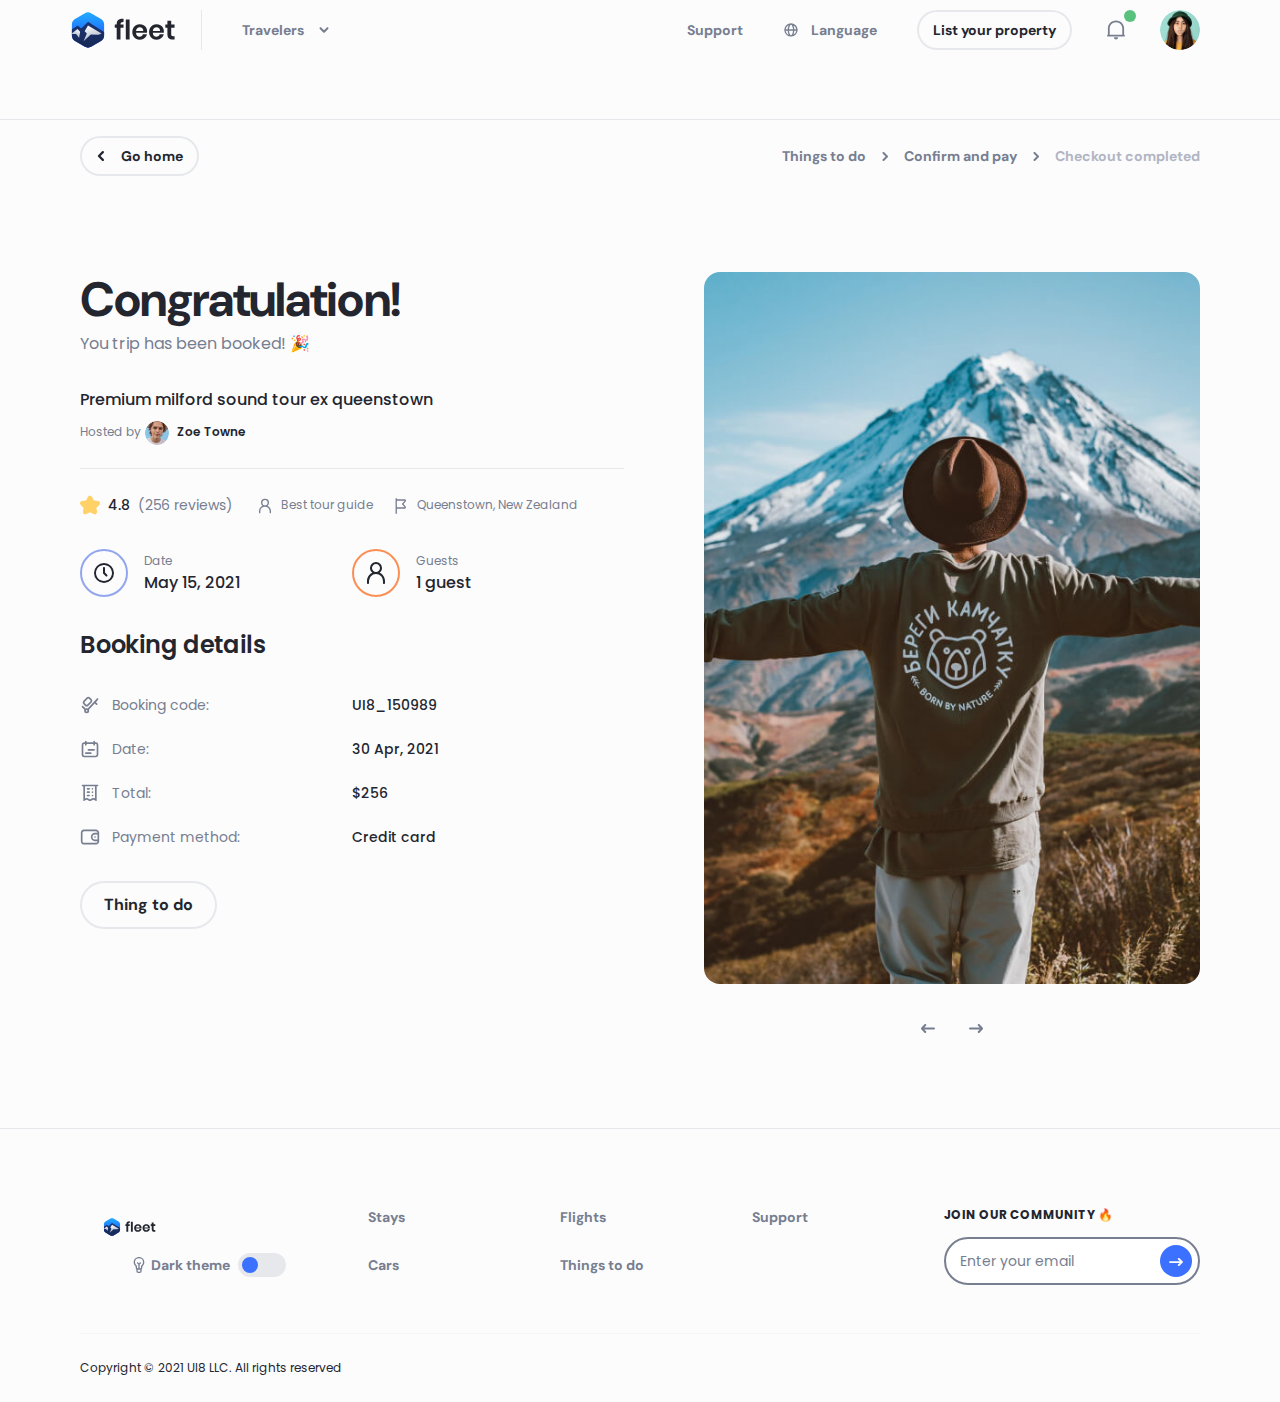
<file: checkout-complete.html>
<!DOCTYPE html>
<html lang="en">
  <head>
    <meta charset="utf-8">
    <title>Fleet</title>
    <meta http-equiv="X-UA-Compatible" content="IE=Edge">
    <meta name="viewport" content="width=device-width, initial-scale=1, maximum-scale=1.0, user-scalable=no">
    <meta name="format-detection" content="telephone=no">
    <link rel="apple-touch-icon" sizes="180x180" href="img/apple-touch-icon.png">
    <link rel="icon" type="image/png" sizes="32x32" href="img/favicon-32x32.png">
    <link rel="icon" type="image/png" sizes="16x16" href="img/favicon-16x16.png">
    <link rel="manifest" href="img/site.webmanifest">
    <link rel="mask-icon" href="img/safari-pinned-tab.svg" color="#5bbad5">
    <meta name="msapplication-TileColor" content="#da532c">
    <meta name="theme-color" content="#ffffff">
    <meta name="description" content="Epic Travel Shopping Design Kit">
    <meta name="twitter:card" content="summary">
    <meta name="twitter:site" content="@ui8">
    <meta name="twitter:title" content="Fleet – Travel Shopping UI Kit">
    <meta name="twitter:description" content="Epic Travel Shopping Design Kit">
    <meta name="twitter:creator" content="@ui8">
    <meta name="twitter:image" content="https://ui8-fleet-html.herokuapp.com/img/twitter-card.jpg">
    <meta property="og:title" content="Fleet – Travel Shopping UI Kit">
    <meta property="og:type" content="Article">
    <meta property="og:url" content="https://ui8.net/ui8/products/fleet--travel-shopping-ui-design-kit">
    <meta property="og:image" content="https://ui8-fleet-html.herokuapp.com/img/fb-og-image.jpg">
    <meta property="og:description" content="Epic Travel Shopping Design Kit">
    <meta property="og:site_name" content="Fleet – Travel Shopping UI Kit">
    <meta property="fb:admins" content="132951670226590">
    <link rel="preconnect" href="https://fonts.gstatic.com">
    <link href="https://fonts.googleapis.com/css2?family=DM+Sans:wght@700&amp;family=Poppins:wght@400;500;600;700&amp;display=swap" rel="stylesheet">
    <link rel="stylesheet" media="all" href="css/app.min.css">
    <script>
      var viewportmeta = document.querySelector('meta[name="viewport"]');
      if (viewportmeta) {
        if (screen.width < 375) {
          var newScale = screen.width / 375;
          viewportmeta.content = 'width=375, minimum-scale=' + newScale + ', maximum-scale=1.0, user-scalable=no, initial-scale=' + newScale + '';
        } else {
          viewportmeta.content = 'width=device-width, maximum-scale=1.0, initial-scale=1.0';
        }
      }
    </script>
  </head>
  <body>
    <script>
      console.log(localStorage.getItem('darkMode'));
      if (localStorage.getItem('darkMode') === "on") {
        document.body.classList.add("dark");
        document.addEventListener("DOMContentLoaded", function() {
          document.querySelector('.js-theme input').checked = true;
        });
      }
    </script>
    <!-- outer-->
    <div class="outer">
      <!-- header-->
      <header class="header js-header header_border">
        <div class="header__center center"><a class="header__logo" href="index.html"><img class="some-icon" src="img/logo-dark.svg" alt="Fleet"><img class="some-icon-dark" src="img/logo-light.svg" alt="Fleet"></a>
          <div class="header__wrapper js-header-wrapper">
            <div class="header__item header__item_dropdown js-header-item">
              <button class="header__head js-header-head">Travelers
                <svg class="icon icon-arrow-down">
                  <use xlink:href="#icon-arrow-down"></use>
                </svg>
              </button>
              <div class="header__body js-header-body">
                <div class="header__menu"><a class="header__link" href="index.html">
                    <svg class="icon icon-comment">
                      <use xlink:href="#icon-comment"></use>
                    </svg>Stays</a><a class="header__link" href="flights.html">
                    <svg class="icon icon-email">
                      <use xlink:href="#icon-email"></use>
                    </svg>Flights</a><a class="header__link active" href="things-to-do.html">
                    <svg class="icon icon-home">
                      <use xlink:href="#icon-home"></use>
                    </svg>Things to do</a><a class="header__link" href="cars.html">
                    <svg class="icon icon-email">
                      <use xlink:href="#icon-email"></use>
                    </svg>Cars</a></div>
              </div>
            </div><a class="header__item" href="support.html">Support</a>
            <div class="header__item header__item_language js-header-item">
              <button class="header__head js-header-head">
                <svg class="icon icon-globe">
                  <use xlink:href="#icon-globe"></use>
                </svg>Language
              </button>
              <div class="header__body js-header-body">
                <div class="header__list"><a class="header__box active" href="#">
                    <div class="header__category">English</div>
                    <div class="header__country">United States</div></a><a class="header__box" href="#">
                    <div class="header__category">Vietnamese</div>
                    <div class="header__country">Vietnamese</div></a><a class="header__box" href="#">
                    <div class="header__category">Français</div>
                    <div class="header__country">Belgique</div></a><a class="header__box" href="#">
                    <div class="header__category">Français</div>
                    <div class="header__country">Canada</div></a></div>
              </div>
            </div><a class="button button-stroke button-small header__button" href="list-your-property.html">List your property</a>
          </div>
          <div class="header__item header__item_notification js-header-item">
            <button class="header__head js-header-head active">
              <svg class="icon icon-notification">
                <use xlink:href="#icon-notification"></use>
              </svg>
            </button>
            <div class="header__body js-header-body">
              <div class="header__title">Notification</div>
              <div class="header__notifications"><a class="header__notification" href="message-center.html">
                  <div class="header__avatar"><img src="img/content/avatar-1.jpg" alt="Avatar"></div>
                  <div class="header__details">
                    <div class="header__subtitle">Kohaku Tora</div>
                    <div class="header__content">just sent you a message</div>
                    <div class="header__date">1 minute ago</div>
                    <div class="header__status" style="background-color: #3B71FE;"></div>
                  </div></a><a class="header__notification" href="message-center.html">
                  <div class="header__avatar"><img src="img/content/avatar-1.jpg" alt="Avatar"></div>
                  <div class="header__details">
                    <div class="header__subtitle">Kohaku Tora</div>
                    <div class="header__content">just sent you a message</div>
                    <div class="header__date">3 hours ago</div>
                    <div class="header__status" style="background-color: #3B71FE;"></div>
                  </div></a></div>
            </div>
          </div><a class="header__login js-popup-open" href="#popup-login" data-effect="mfp-zoom-in">
            <svg class="icon icon-user">
              <use xlink:href="#icon-user"></use>
            </svg></a>
          <div class="header__item header__item_user js-header-item">
            <button class="header__head js-header-head"><img src="img/content/avatar-2.jpg" alt="Avatar"></button>
            <div class="header__body js-header-body">
              <div class="header__group">
                <div class="header__menu"><a class="header__link" href="message-center.html">
                    <svg class="icon icon-comment">
                      <use xlink:href="#icon-comment"></use>
                    </svg>Messages</a><a class="header__link" href="bookings-list.html">
                    <svg class="icon icon-home">
                      <use xlink:href="#icon-home"></use>
                    </svg>Bookings</a><a class="header__link" href="wishlists.html">
                    <svg class="icon icon-email">
                      <use xlink:href="#icon-email"></use>
                    </svg>Wishlists</a></div>
                <div class="header__menu"><a class="header__link" href="list-your-property.html">
                    <svg class="icon icon-building">
                      <use xlink:href="#icon-building"></use>
                    </svg>List your property</a><a class="header__link" href="host-an-experience.html">
                    <svg class="icon icon-flag">
                      <use xlink:href="#icon-flag"></use>
                    </svg>Host an experience</a></div>
              </div>
              <div class="header__btns"><a class="button button-small header__button" href="account-setting.html">Account</a>
                <button class="button-stroke button-small header__button">Log out</button>
              </div>
            </div>
          </div>
          <button class="header__burger js-header-burger"></button>
        </div>
      </header>
      <!-- outer content-->
      <div class="outer__inner">
        <div class="section-mb80 complete complete_tasks">
          <div class="complete__center center">
            <div class="control"><a class="button-stroke button-small control__button" href="checkout.html">
                <svg class="icon icon-arrow-left">
                  <use xlink:href="#icon-arrow-left"></use>
                </svg><span>Go home</span></a>
              <ul class="breadcrumbs">
                <li class="breadcrumbs__item"><a class="breadcrumbs__link" href="product.html">Things to do</a></li>
                <li class="breadcrumbs__item"><a class="breadcrumbs__link" href="checkout.html">Confirm and pay</a></li>
                <li class="breadcrumbs__item">Checkout completed</li>
              </ul>
            </div>
            <div class="complete__row">
              <div class="complete__col">
                <div class="complete__head">
                  <h2 class="complete__title h2">Congratulation!</h2>
                  <div class="complete__info">You trip has been booked! 🎉</div>
                  <div class="complete__subtitle">Premium milford sound tour ex queenstown</div>
                  <div class="complete__author"><span>Hosted by</span>
                    <div class="complete__avatar"><img src="img/content/avatar.jpg" alt="Avatar"></div>
                    <div class="complete__man">Zoe Towne</div>
                  </div>
                </div>
                <div class="complete__line">
                  <div class="complete__rating">
                    <svg class="icon icon-star">
                      <use xlink:href="#icon-star"></use>
                    </svg>
                    <div class="complete__number">4.8</div>
                    <div class="complete__reviews">(256 reviews)</div>
                  </div>
                  <div class="complete__parameters">
                    <div class="complete__parameter">
                      <svg class="icon icon-user">
                        <use xlink:href="#icon-user"></use>
                      </svg>Best tour guide
                    </div>
                    <div class="complete__parameter">
                      <svg class="icon icon-flag">
                        <use xlink:href="#icon-flag"></use>
                      </svg>Queenstown, New Zealand
                    </div>
                  </div>
                </div>
                <div class="complete__list">
                  <div class="complete__item">
                    <div class="complete__icon" style="border-color: #92A5EF;">
                      <svg class="icon icon-clock">
                        <use xlink:href="#icon-clock"></use>
                      </svg>
                    </div>
                    <div class="complete__details">
                      <div class="complete__category">Date</div>
                      <div class="complete__value">May 15, 2021</div>
                    </div>
                  </div>
                  <div class="complete__item">
                    <div class="complete__icon" style="border-color: #FA8F54;">
                      <svg class="icon icon-user">
                        <use xlink:href="#icon-user"></use>
                      </svg>
                    </div>
                    <div class="complete__details">
                      <div class="complete__category">Guests</div>
                      <div class="complete__value">1 guest</div>
                    </div>
                  </div>
                </div>
                <div class="complete__stage">Booking details</div>
                <div class="complete__table">
                  <div class="complete__flex">
                    <div class="complete__cell">
                      <svg class="icon icon-hand-cart">
                        <use xlink:href="#icon-hand-cart"></use>
                      </svg>Booking code:
                    </div>
                    <div class="complete__cell">UI8_150989</div>
                  </div>
                  <div class="complete__flex">
                    <div class="complete__cell">
                      <svg class="icon icon-calendar">
                        <use xlink:href="#icon-calendar"></use>
                      </svg>Date:
                    </div>
                    <div class="complete__cell">30 Apr, 2021</div>
                  </div>
                  <div class="complete__flex">
                    <div class="complete__cell">
                      <svg class="icon icon-receipt">
                        <use xlink:href="#icon-receipt"></use>
                      </svg>Total:
                    </div>
                    <div class="complete__cell">$256</div>
                  </div>
                  <div class="complete__flex">
                    <div class="complete__cell">
                      <svg class="icon icon-wallet">
                        <use xlink:href="#icon-wallet"></use>
                      </svg>Payment method:
                    </div>
                    <div class="complete__cell">Credit card</div>
                  </div>
                </div><a class="button-stroke complete__button" href="things-to-do.html">Thing to do</a>
              </div>
              <div class="complete__col">
                <div class="complete__wrapper">
                  <div class="complete__slider js-slider-complete">
                    <div class="complete__preview"><img srcSet="img/content/slider-pic-3@2x.jpg 2x" src="img/content/slider-pic-3.jpg" alt="Complete"></div>
                    <div class="complete__preview"><img srcSet="img/content/slider-pic-3@2x.jpg 2x" src="img/content/slider-pic-3.jpg" alt="Complete"></div>
                    <div class="complete__preview"><img srcSet="img/content/slider-pic-3@2x.jpg 2x" src="img/content/slider-pic-3.jpg" alt="Complete"></div>
                  </div>
                </div>
              </div>
            </div>
          </div>
        </div>
      </div>
      <!-- footer-->
      <footer class="footer">
        <div class="footer__center center">
          <div class="footer__row">
            <div class="footer__col"><a class="footer__logo" href="index.html"><img class="some-icon" src="img/logo-dark.svg" alt="Fleet"><img class="some-icon-dark" src="img/logo-light.svg" alt="Fleet"></a>
              <div class="footer__theme">
                <svg class="icon icon-bulb">
                  <use xlink:href="#icon-bulb"></use>
                </svg>Dark theme
                <label class="theme js-theme">
                  <input class="theme__input" type="checkbox"/><span class="theme__inner"><span class="theme__box"></span></span>
                </label>
              </div>
            </div>
            <div class="footer__col">
              <div class="footer__menu"><a class="footer__link" href="index.html">Stays</a><a class="footer__link" href="flights.html">Flights</a><a class="footer__link" href="support.html">Support</a><a class="footer__link" href="cars.html">Cars</a><a class="footer__link" href="things-to-do.html">Things to do</a></div>
            </div>
            <div class="footer__col">
              <div class="footer__info">Join our community 🔥</div>
              <form class="subscription">
                <input class="subscription__input" type="email" name="email" placeholder="Enter your email" required="required"/>
                <button class="subscription__btn">
                  <svg class="icon icon-arrow-next">
                    <use xlink:href="#icon-arrow-next"></use>
                  </svg>
                </button>
              </form>
            </div>
          </div>
          <div class="footer__bottom">
            <div class="footer__copyright">Copyright © 2021 UI8 LLC. All rights reserved</div>
          </div>
        </div>
      </footer>
    </div>
    <div class="popup popup_login mfp-hide" id="popup-login">
      <div class="login">
        <div class="login__item">
          <div class="login__title h3">Sign up on Fleet</div>
          <div class="login__info">Use Your OpenID to Sign up</div>
          <div class="login__btns">
            <button class="button login__button">
              <svg class="icon icon-google">
                <use xlink:href="#icon-google"></use>
              </svg><span>Google</span>
            </button>
            <button class="button-black login__button">
              <svg class="icon icon-apple">
                <use xlink:href="#icon-apple"></use>
              </svg><span>Apple</span>
            </button>
          </div>
          <div class="login__note">Or continue with email</div>
          <div class="subscription">
            <input class="subscription__input" type="email" name="email" placeholder="Enter your email" required>
            <button class="subscription__btn">
              <svg class="icon icon-arrow-next">
                <use xlink:href="#icon-arrow-next"></use>
              </svg>
            </button>
          </div>
          <div class="login__foot">Already have an account? <a class="login__link" href="#">Login</a></div>
        </div>
        <div class="login__item">
          <div class="login__title h3">Sign in</div>
          <div class="login__form">
            <div class="field field_view">
              <div class="field__wrap">
                <input class="field__input" type="password" name="password" placeholder="Password" required>
                <button class="field__view">
                  <svg class="icon icon-eye">
                    <use xlink:href="#icon-eye"></use>
                  </svg>
                </button>
              </div>
            </div>
            <button class="button login__button">Login</button>
          </div>
          <div class="login__foot"><a class="login__password" href="#">Forgot password?</a></div>
        </div>
        <div class="login__item">
          <div class="login__title h3">Let’s confirm it’s really you</div>
          <div class="login__info">Help us secure your account. Please complete the verifications below</div>
          <div class="login__form">
            <div class="login__variants">
              <label class="radio">
                <input class="radio__input" type="radio" name="login" checked="checked"/><span class="radio__inner"><span class="radio__tick"></span><span class="radio__text">Get the code by text message (SM) at +1 234 567 890</span></span>
              </label>
              <label class="radio">
                <input class="radio__input" type="radio" name="login"/><span class="radio__inner"><span class="radio__tick"></span><span class="radio__text">Get the code by email at tranm••••••••••••@gm•••.com</span></span>
              </label>
            </div>
            <button class="button login__button">Continue</button>
          </div>
        </div>
        <div class="login__item">
          <div class="login__title h3">Enter your security code</div>
          <div class="login__info">We texted your code to +1 234 567 890</div>
          <div class="login__form">
            <div class="login__code">
              <div class="login__number">
                <input type="tel">
              </div>
              <div class="login__number">
                <input type="tel">
              </div>
              <div class="login__number">
                <input type="tel">
              </div>
              <div class="login__number">
                <input type="tel">
              </div>
            </div>
          </div>
        </div>
      </div>
    </div>
    <!-- scripts-->
    <script src="js/lib/jquery.min.js"></script>
    <script src="js/lib/slick.min.js"></script>
    <script src="js/lib/jquery.nice-select.min.js"></script>
    <script src="js/lib/share-buttons.js"></script>
    <script src="js/lib/jquery.fancybox.min.js"></script>
    <script src="js/lib/jquery.rateyo.min.js"></script>
    <script src="js/lib/nouislider.min.js"></script>
    <script src="js/lib/wNumb.js"></script>
    <script src="js/lib/jquery.magnific-popup.min.js"></script>
    <script src="js/lib/moment.min.js"></script>
    <script src="js/lib/jquery.daterangepicker.min.js"></script>
    <script src="js/lib/simpleParallax.min.js"></script>
    <script src="js/demo.js"></script>
    <script src="js/app.js"></script>
    <!-- svg sprite-->
    <div style="display: none"><svg width="0" height="0">
<symbol xmlns="http://www.w3.org/2000/svg" viewBox="0 0 16 16" id="icon-arrow-down">
<path d="M10.805 6.362c-.26-.26-.682-.26-.943 0L8 8.224 6.138 6.362c-.26-.26-.682-.26-.943 0s-.26.682 0 .943l2.333 2.333c.26.26.682.26.943 0l2.333-2.333c.26-.26.26-.682 0-.943z"></path>
</symbol>
<symbol xmlns="http://www.w3.org/2000/svg" viewBox="0 0 16 16" id="icon-arrow-bottom">
<path d="M15.039 3.961c-.653-.653-1.713-.653-2.366 0L8 8.634 3.327 3.961c-.653-.653-1.713-.653-2.366 0s-.653 1.713 0 2.366l5.856 5.856c.653.653 1.713.653 2.366 0l5.856-5.856c.653-.653.653-1.713 0-2.366z"></path>
</symbol>
<symbol xmlns="http://www.w3.org/2000/svg" viewBox="0 0 16 16" id="icon-arrow-left">
<path d="M12.207.521a1.78 1.78 0 0 1 0 2.514L7.242 8l4.965 4.965a1.78 1.78 0 0 1 0 2.514 1.78 1.78 0 0 1-2.514 0L3.471 9.257a1.78 1.78 0 0 1 0-2.514L9.693.521a1.78 1.78 0 0 1 2.514 0z"></path>
</symbol>
<symbol xmlns="http://www.w3.org/2000/svg" viewBox="0 0 16 16" id="icon-arrow-right">
<path d="M6.528 5.195c-.26.26-.26.682 0 .943L8.39 8 6.528 9.862c-.26.26-.26.682 0 .943s.682.26.943 0l2.333-2.333c.26-.26.26-.682 0-.943L7.471 5.195c-.26-.26-.682-.26-.943 0z"></path>
</symbol>
<symbol xmlns="http://www.w3.org/2000/svg" viewBox="0 0 16 16" id="icon-email">
<path d="M13.334 2a2 2 0 0 1 1.995 1.851l.005.149v8a2 2 0 0 1-1.851 1.995l-.149.005H2.667a2 2 0 0 1-1.995-1.851L.667 12V4a2 2 0 0 1 1.851-1.995L2.667 2h10.667zm0 1.333H2.667C2.299 3.333 2 3.632 2 4v8c0 .368.298.667.667.667h10.667c.368 0 .667-.298.667-.667V4c0-.368-.298-.667-.667-.667zm-.821 1.573c.236.283.198.703-.085.939L9.281 8.468a2 2 0 0 1-2.561 0L3.574 5.845c-.283-.236-.321-.656-.085-.939s.656-.321.939-.085l3.146 2.622c.247.206.606.206.854 0l3.146-2.622c.283-.236.703-.197.939.085z"></path>
</symbol>
<symbol xmlns="http://www.w3.org/2000/svg" viewBox="0 0 16 16" id="icon-comment">
<path d="M8 1.413c1.643 0 3.124.162 4.203.326 1.127.171 2.019.997 2.213 2.12a17.13 17.13 0 0 1 .25 2.887 17.13 17.13 0 0 1-.25 2.887c-.193 1.123-1.086 1.949-2.213 2.12a28.6 28.6 0 0 1-3.787.323l-4.077 2.409a.67.67 0 0 1-1.006-.574v-2.269c-.902-.3-1.584-1.045-1.75-2.009-.135-.783-.25-1.777-.25-2.887s.115-2.104.25-2.887c.193-1.123 1.086-1.949 2.213-2.12 1.08-.164 2.561-.326 4.203-.326zm0 1.333a27.01 27.01 0 0 0-4.003.311c-.596.091-1.01.506-1.099 1.028a15.8 15.8 0 0 0-.231 2.661 15.8 15.8 0 0 0 .231 2.661c.078.453.395.817.856.97l.913.303v2.063l3.375-1.994.353-.006a27.26 27.26 0 0 0 3.609-.308c.596-.091 1.01-.506 1.099-1.028.125-.724.231-1.641.231-2.661s-.106-1.937-.231-2.661c-.09-.522-.504-.938-1.099-1.028A27.01 27.01 0 0 0 8 2.746zm-.667 4.667c.368 0 .667.298.667.667s-.298.667-.667.667h0-2.667C4.298 8.746 4 8.448 4 8.08s.298-.667.667-.667h0zm4-2.667c.368 0 .667.298.667.667s-.298.667-.667.667h0-6.667C4.298 6.08 4 5.781 4 5.413s.298-.667.667-.667h0z"></path>
</symbol>
<symbol xmlns="http://www.w3.org/2000/svg" viewBox="0 0 16 16" id="icon-home">
<path d="M8.287 1.411c.09.02.177.053.278.102l.086.044.318.184.132.079 2.561 1.543 3.348 2.009c.316.189.418.599.229.915-.17.284-.519.396-.817.277l-.097-.048-.99-.594v6.751c-.001.619-.013.951-.145 1.211-.128.251-.332.455-.583.583-.233.119-.526.141-1.033.144H10v.001H6v-.001H4.428c-.508-.004-.8-.026-1.033-.144-.251-.128-.455-.332-.583-.583-.119-.233-.141-.526-.144-1.033l-.001-6.928-.99.594c-.316.189-.725.087-.915-.229-.17-.284-.105-.644.14-.852l.088-.063 3.344-2.006L6.899 1.82l.451-.263.084-.043c.101-.049.189-.082.279-.102.189-.042.385-.042.574 0zM8 2.721l-.006.003-2.973 1.784L4 5.123l.001 7.651.008.399.005.071.002.018.018.002a6.48 6.48 0 0 0 .469.013H6V10.61a2 2 0 0 1 3.995-.149l.005.149v2.666h1.498l.399-.008.071-.005.018-.002.002-.018c.011-.133.013-.311.014-.608V5.123l-1.025-.618-2.969-1.781L8 2.721zm0 7.223c-.368 0-.667.298-.667.667l-.001 2.666h1.333l.001-2.666c0-.368-.298-.667-.667-.667z"></path>
</symbol>
<symbol xmlns="http://www.w3.org/2000/svg" viewBox="0 0 16 16" id="icon-home-fill">
<path d="M13.333 12.534V5.978l.99.594c.316.189.725.087.915-.229s.087-.725-.229-.915L11.661 3.42 9.1 1.877h0l-.45-.263-.086-.044c-.101-.049-.188-.082-.278-.102-.189-.042-.385-.042-.574 0-.09.02-.178.053-.279.102l-.084.043-.451.263h0L4.334 3.422.99 5.429c-.316.189-.418.599-.229.915s.599.418.915.229l.99-.594v6.556c0 .747 0 1.12.145 1.405.128.251.332.455.583.583.285.145.659.145 1.405.145h1.2v-4a2 2 0 0 1 4 0v4h1.2c.747 0 1.12 0 1.405-.145.251-.128.455-.332.583-.583.145-.285.145-.659.145-1.405z"></path>
</symbol>
<symbol xmlns="http://www.w3.org/2000/svg" viewBox="0 0 16 16" id="icon-globe">
<path d="M8 1.334a6.67 6.67 0 0 1 6.631 5.971l.003.029.033.667a6.67 6.67 0 0 1-13.3.667l-.033-.667c0-.225.011-.447.033-.667h0a6.67 6.67 0 0 1 6.634-6zm1.982 7.334H6.018c.077 1.396.391 2.599.817 3.451.532 1.065 1.021 1.216 1.164 1.216s.632-.151 1.164-1.216c.426-.852.74-2.055.817-3.451zm-5.299 0H2.708c.228 1.831 1.385 3.374 2.983 4.142-.556-1.068-.927-2.52-1.008-4.142zm8.609 0h-1.975c-.081 1.622-.452 3.074-1.009 4.142a5.34 5.34 0 0 0 2.984-4.143zm-7.6-5.476l-.143.071c-1.525.79-2.62 2.295-2.841 4.071h1.975c.08-1.623.452-3.074 1.008-4.143zM8 2.667c-.143 0-.632.151-1.164 1.216-.426.852-.74 2.055-.817 3.452h3.964c-.077-1.396-.391-2.6-.817-3.452-.501-1.002-.963-1.195-1.136-1.214L8 2.667h0zm2.308.524l.049.095c.53 1.059.882 2.473.96 4.048h1.975a5.34 5.34 0 0 0-2.984-4.143z"></path>
</symbol>
<symbol xmlns="http://www.w3.org/2000/svg" viewBox="0 0 16 16" id="icon-bell">
<path d="M8.833 12.861c.368 0 .679.313.516.643-.072.146-.169.281-.289.398-.281.276-.663.431-1.061.431s-.779-.155-1.061-.431a1.47 1.47 0 0 1-.289-.398c-.163-.33.148-.643.516-.643h1.667zM8 1.667c2.982 0 5.4 2.382 5.4 5.321v4.106h.011a.59.59 0 0 1 .589.589.59.59 0 0 1-.589.589H2.589A.59.59 0 0 1 2 11.683a.59.59 0 0 1 .589-.589H2.6V6.988c0-2.939 2.418-5.321 5.4-5.321zm0 1.178c-2.32 0-4.2 1.855-4.2 4.142v4.106h8.4V6.988c0-2.288-1.88-4.142-4.2-4.142z"></path>
</symbol>
<symbol xmlns="http://www.w3.org/2000/svg" viewBox="0 0 16 16" id="icon-flag">
<path d="M3.22 0c.368 0 .667.298.667.667v.666h7.768c1.097 0 1.707 1.239 1.089 2.103l-.077.098L10.553 6l2.113 2.466c.714.833.17 2.103-.888 2.196l-.124.005-7.768-.001v4.667c0 .368-.298.667-.667.667s-.667-.298-.667-.667V.667c0-.368.298-.667.667-.667zm8.434 2.667H3.886v6.667h7.768L8.797 6l2.857-3.333z"></path>
</symbol>
<symbol xmlns="http://www.w3.org/2000/svg" viewBox="0 0 16 16" id="icon-building">
<path d="M7.333 1.333a2 2 0 0 1 2 2v3.333h3.333a2 2 0 0 1 1.995 1.851l.005.149v4a2 2 0 0 1-1.851 1.995l-.149.005H3.333a2 2 0 0 1-2-2V3.333a2 2 0 0 1 2-2h4zm0 1.333h-4c-.335 0-.612.247-.659.568l-.007.099v9.333c0 .335.247.612.568.659l.099.007H4v-.667c0-.335.247-.612.568-.659L4.666 12H6c.335 0 .612.247.659.568l.007.099v.667H8v-10c0-.368-.298-.667-.667-.667zM12.666 8H9.333v5.333h3.333c.368 0 .667-.298.667-.667v-4c0-.368-.298-.667-.667-.667zm-1.333 3.333c.368 0 .667.298.667.667s-.298.667-.667.667-.667-.298-.667-.667.298-.667.667-.667zm0-2c.368 0 .667.298.667.667s-.298.667-.667.667-.667-.298-.667-.667.298-.667.667-.667zM6 9.333c.368 0 .667.298.667.667s-.298.667-.667.667h0-1.333C4.298 10.666 4 10.368 4 10s.298-.667.667-.667h0zm0-2.667c.368 0 .667.298.667.667S6.368 8 6 8H4.666C4.298 8 4 7.701 4 7.333s.298-.667.667-.667H6zM6 4c.368 0 .667.298.667.667s-.298.667-.667.667H4.666c-.368 0-.667-.298-.667-.667S4.298 4 4.666 4H6z"></path>
</symbol>
<symbol xmlns="http://www.w3.org/2000/svg" viewBox="0 0 16 16" id="icon-arrow-next">
<path d="M10.39 3.765c.464-.375 1.187-.349 1.615.057l3.692 3.5a.91.91 0 0 1 0 1.357l-3.692 3.5c-.428.406-1.151.431-1.615.057s-.493-1.007-.065-1.413L12.247 9H1.143C.512 9 0 8.552 0 8s.512-1 1.143-1h11.104l-1.922-1.822c-.428-.406-.399-1.038.065-1.413z"></path>
</symbol>
<symbol xmlns="http://www.w3.org/2000/svg" viewBox="0 0 16 16" id="icon-arrow-prev">
<path d="M5.61 12.235c-.464.375-1.187.349-1.615-.057l-3.692-3.5a.91.91 0 0 1 0-1.357l3.692-3.5c.428-.406 1.151-.431 1.615-.057s.493 1.007.065 1.413L3.753 7h11.104C15.488 7 16 7.448 16 8s-.512 1-1.143 1H3.753l1.922 1.822c.428.406.399 1.038-.065 1.413z"></path>
</symbol>
<symbol xmlns="http://www.w3.org/2000/svg" viewBox="0 0 16 16" id="icon-notification">
<path d="M8.833 12.861c.368 0 .679.313.516.643-.072.146-.169.281-.289.398-.281.276-.663.431-1.061.431s-.779-.155-1.061-.431a1.47 1.47 0 0 1-.289-.398c-.163-.33.148-.643.516-.643h1.667zM8 1.667c2.982 0 5.4 2.382 5.4 5.321v4.106h.011a.59.59 0 0 1 .589.589.59.59 0 0 1-.589.589H2.589A.59.59 0 0 1 2 11.683a.59.59 0 0 1 .589-.589H2.6V6.988c0-2.939 2.418-5.321 5.4-5.321zm0 1.178c-2.32 0-4.2 1.855-4.2 4.142v4.106h8.4V6.988c0-2.288-1.88-4.142-4.2-4.142z"></path>
</symbol>
<symbol xmlns="http://www.w3.org/2000/svg" viewBox="0 0 16 16" id="icon-bulb">
<path d="M7.999 0c2.946 0 5.333 2.388 5.333 5.333 0 1.684-.781 3.186-2 4.164v1.17c0 .591-.256 1.122-.663 1.488L10.668 14a2 2 0 0 1-2 2H7.335a2 2 0 0 1-2-2v-1.841c-.41-.366-.668-.899-.668-1.492v-1.17c-1.219-.977-2-2.479-2-4.164C2.666 2.388 5.054 0 7.999 0zm1.335 12.667l-2.667-.001V14c0 .368.298.667.667.667h1.333c.368 0 .667-.298.667-.667v-1.333h0zM7.999 1.333a4 4 0 0 0-4 4A3.99 3.99 0 0 0 5.5 8.457l.499.4v1.81c0 .368.298.667.667.667h.668V7.609L6.196 6.471c-.26-.26-.26-.682 0-.943s.682-.26.943 0h0L8 6.39l.862-.862c.26-.26.682-.26.943 0s.26.682 0 .943h0L8.667 7.609v3.724h.666c.368 0 .667-.298.667-.667v-1.81l.499-.4a3.99 3.99 0 0 0 1.501-3.123 4 4 0 0 0-4-4z"></path>
</symbol>
<symbol xmlns="http://www.w3.org/2000/svg" viewBox="0 0 16 16" id="icon-coin">
<path d="M8 1.334a6.67 6.67 0 0 1 6.667 6.667A6.67 6.67 0 0 1 8 14.667a6.67 6.67 0 0 1-6.667-6.667A6.67 6.67 0 0 1 8 1.334zm0 1.333c-2.946 0-5.333 2.388-5.333 5.333S5.054 13.334 8 13.334s5.333-2.388 5.333-5.333S10.945 2.667 8 2.667zm0 1.333c.368 0 .667.298.667.667a2 2 0 0 1 2 2c0 .368-.298.667-.667.667s-.667-.298-.667-.667-.298-.667-.667-.667H7.162c-.274 0-.496.222-.496.496 0 .213.137.403.339.47l2.411.804a1.83 1.83 0 0 1-.578 3.564h-.171c0 .368-.298.667-.667.667s-.667-.298-.667-.667a2 2 0 0 1-2-2c0-.368.298-.667.667-.667s.667.298.667.667.298.667.667.667h1.504c.274 0 .496-.222.496-.496 0-.213-.136-.403-.339-.47l-2.411-.804a1.83 1.83 0 0 1 .578-3.564h.171c0-.368.298-.667.667-.667z"></path>
</symbol>
<symbol xmlns="http://www.w3.org/2000/svg" viewBox="0 0 16 16" id="icon-star">
<path d="M9.69 1.529l1.442 2.838 3.238.457c1.517.214 2.211 2.086 1.041 3.192l-2.326 2.198.547 3.098c.28 1.587-1.404 2.653-2.73 1.977L8 13.809l-2.903 1.481c-1.328.678-3.011-.391-2.731-1.976l.547-3.098L.588 8.017C-.582 6.91.114 5.038 1.628 4.824l3.239-.457L6.31 1.529c.697-1.371 2.683-1.372 3.38 0z"></path>
</symbol>
<symbol xmlns="http://www.w3.org/2000/svg" viewBox="0 0 16 16" id="icon-play">
<path d="M1.509 2.463c0-1.71 1.876-2.755 3.33-1.855l8.945 5.538c1.378.853 1.378 2.857 0 3.711l-8.945 5.538c-1.454.899-3.33-.147-3.33-1.856V2.463z"></path>
</symbol>
<symbol xmlns="http://www.w3.org/2000/svg" viewBox="0 0 16 16" id="icon-modem">
<path d="M11.333 1.333c.368 0 .667.298.667.667h0v5.333h.667a2 2 0 0 1 1.995 1.851l.005.149V12a2 2 0 0 1-1.851 1.995l-.149.005-.007.099c-.048.321-.325.568-.659.568-.368 0-.667-.298-.667-.667h0-6.667c0 .368-.298.667-.667.667s-.667-.298-.667-.667h0a2 2 0 0 1-1.995-1.851L1.334 12V9.333a2 2 0 0 1 1.851-1.995l.149-.005H4V4.666C4 4.298 4.299 4 4.667 4s.667.298.667.667h0v2.667h5.333V2c0-.368.298-.667.667-.667zm1.334 7.333H3.334c-.368 0-.667.298-.667.667V12c0 .368.298.667.667.667h9.333c.368 0 .667-.298.667-.667V9.333c0-.368-.298-.667-.667-.667zM4.667 10c.368 0 .667.298.667.667s-.298.667-.667.667S4 11.035 4 10.666 4.299 10 4.667 10zm6.667 0c.368 0 .667.298.667.667s-.298.667-.667.667h0-4c-.368 0-.667-.298-.667-.667S6.965 10 7.333 10h0z"></path>
</symbol>
<symbol xmlns="http://www.w3.org/2000/svg" viewBox="0 0 16 16" id="icon-burger">
<path d="M10.001 2a4.67 4.67 0 0 1 4.667 4.667 1.99 1.99 0 0 1-.257.982c.555.355.923.977.923 1.685a2 2 0 0 1-.923 1.685c.164.289.257.624.257.981a2 2 0 0 1-2 2H3.334a2 2 0 0 1-2-2 1.99 1.99 0 0 1 .257-.981c-.556-.354-.925-.977-.925-1.686a2 2 0 0 1 .925-1.687c-.163-.289-.257-.624-.257-.98A4.67 4.67 0 0 1 6.001 2h4zm2.667 9.333H3.334c-.368 0-.667.299-.667.667 0 .335.247.612.568.659l.099.007h9.333c.368 0 .667-.299.667-.667s-.299-.667-.667-.667zm.665-2.667H2.666c-.368 0-.667.298-.667.667s.298.667.667.667h10.667c.368 0 .667-.298.667-.667s-.298-.667-.667-.667zm-3.332-5.333h-4c-1.841 0-3.333 1.492-3.333 3.333 0 .335.247.612.568.659l.099.007h9.333c.368 0 .667-.298.667-.667 0-1.841-1.492-3.333-3.333-3.333zM5.333 4.667c.368 0 .667.298.667.667S5.701 6 5.333 6s-.667-.298-.667-.667.298-.667.667-.667zm2.667 0c.368 0 .667.298.667.667S8.368 6 7.999 6s-.667-.298-.667-.667.298-.667.667-.667zm2.667 0c.368 0 .667.298.667.667S11.034 6 10.666 6s-.667-.298-.667-.667.298-.667.667-.667z"></path>
</symbol>
<symbol xmlns="http://www.w3.org/2000/svg" viewBox="0 0 16 16" id="icon-check">
<path d="M15.665 2.668c.446.446.446 1.17 0 1.616l-9.143 9.143c-.446.446-1.17.446-1.616 0L.335 8.855c-.446-.446-.446-1.17 0-1.616s1.17-.446 1.616 0l3.763 3.763 8.335-8.335c.446-.446 1.17-.446 1.616 0z"></path>
</symbol>
<symbol xmlns="http://www.w3.org/2000/svg" viewBox="0 0 16 16" id="icon-share">
<path d="M10.702 6.063l1.279.098c.99.104 1.779.806 1.898 1.843.068.591.122 1.444.122 2.663l-.122 2.663c-.118 1.036-.906 1.739-1.896 1.843-.787.083-2.042.161-3.982.161s-3.195-.078-3.982-.161c-.99-.104-1.778-.807-1.896-1.843C2.054 12.739 2 11.886 2 10.667l.122-2.663c.119-1.037.908-1.739 1.897-1.843l1.279-.098c.368-.02.682.263.701.63s-.263.682-.63.701l-1.21.092c-.417.044-.671.3-.713.669-.06.529-.113 1.33-.113 2.511l.113 2.511c.042.369.295.625.711.669C4.887 13.924 6.093 14 8 14l3.842-.154c.416-.044.669-.299.711-.669.06-.529.113-1.33.113-2.511l-.113-2.511c-.042-.369-.296-.625-.713-.669l-1.21-.092c-.368-.02-.65-.334-.63-.701s.334-.65.701-.63zM8.471.862l2.333 2.333c.26.26.26.682 0 .943s-.682.26-.943 0L8.667 2.943v6.391c0 .368-.298.667-.667.667s-.667-.298-.667-.667V2.943L6.138 4.138c-.26.26-.682.26-.943 0s-.26-.682 0-.943L7.529.862c.26-.26.682-.26.943 0z"></path>
</symbol>
<symbol xmlns="http://www.w3.org/2000/svg" viewBox="0 0 16 16" id="icon-more">
<path d="M3.333 6.667A1.34 1.34 0 0 1 4.667 8a1.34 1.34 0 0 1-1.333 1.333A1.34 1.34 0 0 1 2 8a1.34 1.34 0 0 1 1.333-1.333zm9.333 0A1.34 1.34 0 0 1 14 8a1.34 1.34 0 0 1-1.333 1.333A1.34 1.34 0 0 1 11.333 8a1.34 1.34 0 0 1 1.333-1.333zM8 6.667A1.34 1.34 0 0 1 9.333 8 1.34 1.34 0 0 1 8 9.334 1.34 1.34 0 0 1 6.667 8 1.34 1.34 0 0 1 8 6.667zM3.333 6.667A1.34 1.34 0 0 1 4.667 8a1.34 1.34 0 0 1-1.333 1.333A1.34 1.34 0 0 1 2 8a1.34 1.34 0 0 1 1.333-1.333zm9.333 0A1.34 1.34 0 0 1 14 8a1.34 1.34 0 0 1-1.333 1.333A1.34 1.34 0 0 1 11.333 8a1.34 1.34 0 0 1 1.333-1.333zM8 6.667A1.34 1.34 0 0 1 9.333 8 1.34 1.34 0 0 1 8 9.334 1.34 1.34 0 0 1 6.667 8 1.34 1.34 0 0 1 8 6.667z"></path>
</symbol>
<symbol xmlns="http://www.w3.org/2000/svg" viewBox="0 0 16 16" id="icon-heart">
<path d="M11 2.112c2.393 0 4.333 1.94 4.333 4.333 0 4.245-4.647 6.59-6.542 7.37-.511.21-1.071.21-1.582 0-1.896-.78-6.543-3.124-6.543-7.37 0-2.393 1.94-4.333 4.333-4.333a4.32 4.32 0 0 1 3 1.206 4.32 4.32 0 0 1 3-1.206zm0 1.333c-.807 0-1.537.317-2.077.835l-.462.443c-.258.248-.665.248-.923 0l-.462-.443c-.54-.518-1.27-.835-2.077-.835a3 3 0 0 0-3 3c0 1.588.86 2.9 2.101 3.978s2.728 1.794 3.615 2.159a.73.73 0 0 0 .567 0c.888-.365 2.373-1.08 3.615-2.159S14 8.034 14 6.445a3 3 0 0 0-3-3z"></path>
</symbol>
<symbol xmlns="http://www.w3.org/2000/svg" viewBox="0 0 16 16" id="icon-heart-fill">
<path d="M8 3.339a4.32 4.32 0 0 0-3-1.206c-2.393 0-4.333 1.94-4.333 4.333 0 4.246 4.647 6.59 6.543 7.37.511.21 1.071.21 1.582 0 1.896-.78 6.543-3.124 6.543-7.37 0-2.393-1.94-4.333-4.333-4.333a4.32 4.32 0 0 0-3 1.206z"></path>
</symbol>
<symbol xmlns="http://www.w3.org/2000/svg" viewBox="0 0 16 16" id="icon-close">
<path d="M3.528 3.528c.26-.26.682-.26.943 0L8 7.057l3.529-3.529c.26-.26.682-.26.943 0s.26.682 0 .943L8.942 8l3.529 3.529c.26.26.26.682 0 .943s-.682.26-.943 0L8 8.942l-3.529 3.529c-.26.26-.682.26-.943 0s-.26-.682 0-.943L7.057 8 3.528 4.471c-.26-.26-.26-.682 0-.943z"></path>
</symbol>
<symbol xmlns="http://www.w3.org/2000/svg" viewBox="0 0 16 16" id="icon-location">
<path d="M14.349 3.832L10.4 13.31c-.772 1.854-3.489 1.54-3.819-.44l-.493-2.956-2.956-.493c-1.981-.33-2.294-3.047-.44-3.819l9.478-3.949a1.67 1.67 0 0 1 2.18 2.179zm-1.667-.949L3.204 6.833a.67.67 0 0 0 .147 1.273l2.956.493c.562.094 1.002.534 1.096 1.096l.493 2.956a.67.67 0 0 0 1.273.147l3.949-9.478c.114-.275-.161-.55-.436-.436z"></path>
</symbol>
<symbol xmlns="http://www.w3.org/2000/svg" viewBox="0 0 16 16" id="icon-image">
<path d="M8.001 1.334a28.06 28.06 0 0 1 3.639.246c1.464.193 2.588 1.317 2.782 2.782.133 1.007.246 2.266.246 3.639a28.05 28.05 0 0 1-.246 3.639c-.193 1.464-1.317 2.588-2.782 2.782-1.007.133-2.266.246-3.639.246s-2.632-.113-3.639-.246c-1.465-.193-2.588-1.317-2.782-2.782a28.06 28.06 0 0 1-.246-3.639 28.06 28.06 0 0 1 .246-3.639c.193-1.465 1.317-2.588 2.782-2.782a28.06 28.06 0 0 1 3.639-.246zm0 1.333c-1.301 0-2.501.107-3.464.235-.867.114-1.52.768-1.635 1.635-.127.963-.235 2.163-.235 3.464 0 1.055.071 2.043.165 2.892l1.086-1.087a2 2 0 0 1 2.828 0l.114.114c.26.26.682.26.943 0l1.448-1.448a2 2 0 0 1 2.828 0l1.196 1.196-.168 1.718-1.971-1.971c-.26-.26-.682-.26-.943 0l-1.448 1.448a2 2 0 0 1-2.828 0l-.114-.114c-.26-.26-.682-.26-.943 0l-1.605 1.606a1.88 1.88 0 0 0 1.28.745c.963.127 2.163.235 3.464.235a26.72 26.72 0 0 0 3.464-.235c.867-.114 1.52-.768 1.635-1.635.127-.963.235-2.163.235-3.464s-.107-2.501-.235-3.464c-.114-.867-.768-1.52-1.635-1.635-.963-.127-2.163-.235-3.464-.235zm-2.001 2c.736 0 1.333.597 1.333 1.333s-.597 1.333-1.333 1.333-1.333-.597-1.333-1.333.597-1.333 1.333-1.333z"></path>
</symbol>
<symbol xmlns="http://www.w3.org/2000/svg" viewBox="0 0 16 16" id="icon-toilet-paper">
<path d="M11.333 1.333c.952 0 1.799.587 2.378 1.407.542.768.897 1.796.949 2.965l.006.295v6.667a2 2 0 0 1-1.851 1.995l-.149.005h-4a2 2 0 0 1-1.995-1.851l-.005-.149v-2h-2c-1.841 0-3.333-2.089-3.333-4.667s1.492-4.667 3.333-4.667h6.667zm0 1.333H6.999c.29.398.528.869.699 1.392l.027.084.035.117.033.118.039.156.02.085.024.116.077.478.012.114.015.164.006.088.007.126.001.038.001.024L8 6v3.333h0c.368 0 .667.298.667.667s-.298.667-.667.667v2c0 .335.247.612.568.659l.099.007h4c.335 0 .612-.247.659-.568l.007-.099v-2c-.368 0-.667-.298-.667-.667s.298-.667.667-.667h0V6c0-1.043-.299-1.906-.711-2.491-.421-.597-.908-.843-1.289-.843zm-.667 6.667c.368 0 .667.298.667.667s-.298.667-.667.667S10 10.368 10 10s.298-.667.667-.667zm-6-6.667c-.378 0-.846.212-1.272.808S2.666 4.957 2.666 6s.304 1.931.728 2.525.894.808 1.272.808.846-.212 1.272-.808.728-1.482.728-2.525a4.96 4.96 0 0 0-.202-1.42c-.126-.418-.304-.779-.51-1.07-.383-.542-.819-.795-1.182-.837l-.107-.006h0zm0 2c.368 0 .667.597.667 1.333s-.298 1.333-.667 1.333S4 6.736 4 6s.298-1.333.667-1.333z"></path>
</symbol>
<symbol xmlns="http://www.w3.org/2000/svg" viewBox="0 0 16 16" id="icon-credit-card">
<path d="M15.334 12a2 2 0 0 1-1.851 1.995l-.149.005H2.667a2 2 0 0 1-1.995-1.851L.667 12V4a2 2 0 0 1 1.851-1.995L2.667 2h10.667a2 2 0 0 1 1.995 1.851l.005.149v8zM14 6.666H2V12c0 .368.298.667.667.667h10.667c.368 0 .667-.298.667-.667V6.666zM4.334 9.333a1 1 0 1 1 0 2 1 1 0 1 1 0-2zm3.333 0a1 1 0 1 1 0 2 1 1 0 1 1 0-2zm5.667-6H2.667C2.299 3.333 2 3.632 2 4v1.333h12V4c0-.368-.298-.667-.667-.667z"></path>
</symbol>
<symbol xmlns="http://www.w3.org/2000/svg" viewBox="0 0 16 16" id="icon-medical-case">
<path d="M9.333 1.333a2 2 0 0 1 2 2V4H12c1.416 0 2.574 1.104 2.661 2.498l.005.169V12c0 1.416-1.104 2.574-2.498 2.661l-.169.005H4c-1.416 0-2.574-1.104-2.661-2.498L1.333 12V6.666c0-1.416 1.104-2.574 2.498-2.661L4 4h.667 0v-.667a2 2 0 0 1 2-2h2.667zm2.667 4H4c-.736 0-1.333.597-1.333 1.333V12c0 .736.597 1.333 1.333 1.333h8c.736 0 1.333-.597 1.333-1.333V6.666c0-.736-.597-1.333-1.333-1.333zM8 6.666c.368 0 .667.298.667.667h0v1.333H10c.368 0 .667.298.667.667S10.368 10 10 10h0-1.333v1.333c0 .368-.298.667-.667.667s-.667-.298-.667-.667h0V10H6c-.368 0-.667-.298-.667-.667s.298-.667.667-.667h0 1.333V7.333c0-.368.298-.667.667-.667zm1.333-4H6.666c-.368 0-.667.298-.667.667V4h4 0v-.667c0-.368-.298-.667-.667-.667z"></path>
</symbol>
<symbol xmlns="http://www.w3.org/2000/svg" viewBox="0 0 16 16" id="icon-monitor">
<path d="M12 1.333c1.416 0 2.574 1.104 2.661 2.498l.005.169v5.333c0 1.416-1.104 2.574-2.498 2.661L12 12h-2v1.333h.667c.368 0 .667.298.667.667s-.298.667-.667.667H5.333c-.368 0-.667-.298-.667-.667s.298-.667.667-.667H6V12H4c-1.416 0-2.574-1.104-2.661-2.498l-.005-.169V4c0-1.416 1.104-2.574 2.498-2.661L4 1.333h8zM8.666 12H7.333v1.333h1.333V12zM12 2.666H4c-.736 0-1.333.597-1.333 1.333v5.333c0 .736.597 1.333 1.333 1.333h8c.736 0 1.333-.597 1.333-1.333V4c0-.736-.597-1.333-1.333-1.333zm-6 4c.368 0 .667.298.667.667S6.368 8 6 8h0-1.333C4.298 8 4 7.701 4 7.333s.298-.667.667-.667h0zM9.333 4c.368 0 .667.298.667.667s-.298.667-.667.667h0-4.667c-.368 0-.667-.298-.667-.667S4.298 4 4.666 4h0z"></path>
</symbol>
<symbol xmlns="http://www.w3.org/2000/svg" viewBox="0 0 16 16" id="icon-calendar">
<path d="M11.333 1.333c.335 0 .612.247.659.568L12 2l-.001.666h.667a2 2 0 0 1 1.995 1.851l.005.149v8a2 2 0 0 1-1.851 1.995l-.149.005H3.333a2 2 0 0 1-1.995-1.851l-.005-.149v-8a2 2 0 0 1 1.851-1.995l.149-.005h.666L4 2c0-.368.298-.667.667-.667.335 0 .612.247.659.568L5.333 2l-.001.666h5.334V2c0-.368.298-.667.667-.667zM12.666 4l-.667-.001.001.667c0 .368-.298.667-.667.667-.335 0-.612-.247-.659-.568l-.007-.099v-.667H5.332l.001.667c0 .368-.298.667-.667.667-.335 0-.612-.247-.659-.568L4 4.666l-.001-.667L3.333 4c-.368 0-.667.298-.667.667v8c0 .368.298.667.667.667h9.333c.368 0 .667-.298.667-.667v-8c0-.368-.298-.667-.667-.667zm-4 6.667c.368 0 .667.298.667.667 0 .335-.247.612-.568.659L8.666 12h-4C4.298 12 4 11.701 4 11.333c0-.335.247-.612.568-.659l.099-.007h4zM11.333 8c.368 0 .667.298.667.667 0 .335-.247.612-.568.659l-.099.007H6.666c-.368 0-.667-.298-.667-.667 0-.335.247-.612.568-.659L6.666 8h4.667z"></path>
</symbol>
<symbol xmlns="http://www.w3.org/2000/svg" viewBox="0 0 16 16" id="icon-user">
<path d="M8 .668a4 4 0 0 1 4 4c0 1.296-.617 2.449-1.573 3.18 2.104.93 3.573 3.037 3.573 5.487v1.333c0 .368-.298.667-.667.667s-.667-.298-.667-.667v-1.333a4.67 4.67 0 0 0-4.645-4.667H8h0l-.021-.001-.193.006a4.67 4.67 0 0 0-4.453 4.662v1.333c0 .368-.298.667-.667.667S2 15.036 2 14.668v-1.333c0-2.45 1.468-4.557 3.573-5.489C4.617 7.117 4 5.964 4 4.668a4 4 0 0 1 4-4zm0 1.333c-1.473 0-2.667 1.194-2.667 2.667S6.527 7.335 8 7.335s2.667-1.194 2.667-2.667S9.473 2.001 8 2.001z"></path>
</symbol>
<symbol xmlns="http://www.w3.org/2000/svg" viewBox="0 0 16 16" id="icon-plus">
<path d="M8.667 4.667C8.667 4.298 8.368 4 8 4s-.667.298-.667.667v2.667H4.667C4.298 7.333 4 7.632 4 8s.298.667.667.667h2.667v2.667c0 .368.298.667.667.667s.667-.298.667-.667V8.667h2.667c.368 0 .667-.298.667-.667s-.298-.667-.667-.667H8.667V4.667z"></path>
</symbol>
<symbol xmlns="http://www.w3.org/2000/svg" viewBox="0 0 16 16" id="icon-minus">
<path d="M4 8c0-.368.298-.667.667-.667h6.667c.368 0 .667.298.667.667s-.298.667-.667.667H4.667C4.298 8.666 4 8.368 4 8z"></path>
</symbol>
<symbol xmlns="http://www.w3.org/2000/svg" viewBox="0 0 16 16" id="icon-bag">
<path d="M8.5 1.334c1.613 0 2.958 1.145 3.266 2.666h.562a2.67 2.67 0 0 1 2.666 2.633l-.005.2-.333 5.333a2.67 2.67 0 0 1-2.494 2.495l-.168.005h-6.99c-1.352 0-2.479-1.008-2.645-2.333l-.016-.167-.333-5.333a2.67 2.67 0 0 1 2.462-2.825l.2-.008h.562C5.542 2.479 6.887 1.334 8.5 1.334zm3.828 3.999h-.496l.001.667a.67.67 0 0 1-.667.667c-.368 0-.666-.299-.666-.667l-.001-.667h-4L6.5 6c0 .368-.298.667-.667.667S5.167 6.368 5.167 6l-.001-.667h-.494c-.769 0-1.379.649-1.331 1.417l.333 5.333c.044.703.627 1.25 1.331 1.25h6.99c.704 0 1.287-.547 1.331-1.25l.333-5.333c.048-.768-.562-1.417-1.331-1.417zM8.5 2.667A2 2 0 0 0 6.614 4h3.772A2 2 0 0 0 8.5 2.667z"></path>
</symbol>
<symbol xmlns="http://www.w3.org/2000/svg" viewBox="0 0 16 16" id="icon-star-outline">
<path d="M6.339 2.517c.616-1.475 2.706-1.475 3.322 0h0l1.017 2.437 2.639.211c1.598.128 2.245 2.123 1.025 3.164h0l-2.006 1.711.613 2.56c.373 1.556-1.319 2.789-2.686 1.957h0L8 13.179l-2.264 1.377c-1.367.832-3.059-.401-2.686-1.957h0l.613-2.56-2.006-1.711C.438 7.288 1.084 5.292 2.682 5.165h0l2.639-.211zm1.23.514L6.348 5.956c-.067.161-.219.271-.393.285l-3.166.253a.47.47 0 0 0-.266.82l2.41 2.056c.133.114.192.293.151.464l-.737 3.076a.47.47 0 0 0 .696.507l2.714-1.651c.149-.091.336-.091.485 0l2.714 1.651a.47.47 0 0 0 .696-.507l-.737-3.076c-.041-.171.017-.35.151-.464l2.41-2.056a.47.47 0 0 0-.266-.82l-3.166-.253c-.174-.014-.326-.124-.393-.285L8.43 3.031a.47.47 0 0 0-.861 0z"></path>
</symbol>
<symbol xmlns="http://www.w3.org/2000/svg" viewBox="0 0 16 16" id="icon-instagram">
<path d="M10.666 1.333a4 4 0 0 1 3.995 3.8l.005.2v5.333a4 4 0 0 1-3.8 3.995l-.2.005H5.333a4 4 0 0 1-3.995-3.8l-.005-.2V5.333a4 4 0 0 1 3.8-3.995l.2-.005h5.333zm0 1.333H5.333c-1.473 0-2.667 1.194-2.667 2.667v5.333c0 1.473 1.194 2.667 2.667 2.667h5.333c1.473 0 2.667-1.194 2.667-2.667V5.333c0-1.473-1.194-2.667-2.667-2.667zm-2.666 2c1.841 0 3.333 1.492 3.333 3.333s-1.492 3.333-3.333 3.333S4.667 9.841 4.667 8 6.16 4.667 8.001 4.667zm0 1.333a2 2 0 1 0 0 4 2 2 0 1 0 0-4zm3.333-2c.368 0 .667.298.667.667s-.298.667-.667.667-.667-.298-.667-.667.298-.667.667-.667z"></path>
</symbol>
<symbol xmlns="http://www.w3.org/2000/svg" viewBox="0 0 16 16" id="icon-facebook">
<path d="M8 1.333A6.67 6.67 0 0 1 14.666 8 6.67 6.67 0 0 1 8 14.666 6.67 6.67 0 0 1 1.333 8 6.67 6.67 0 0 1 8 1.333zm0 1.333C5.054 2.666 2.666 5.054 2.666 8c0 2.485 1.699 4.573 3.999 5.165V9.333H6c-.368 0-.667-.298-.667-.667S5.631 8 6 8h0 .667V6.667a2 2 0 0 1 2-2h0 .667c.368 0 .667.298.667.667S9.701 6 9.333 6h0-.667C8.298 6 8 6.298 8 6.667h0V8h1.333c.368 0 .667.298.667.667s-.298.667-.667.667h0H8v4h0c2.946 0 5.333-2.388 5.333-5.333S10.945 2.666 8 2.666z"></path>
</symbol>
<symbol xmlns="http://www.w3.org/2000/svg" viewBox="0 0 16 16" id="icon-twitter">
<path d="M10.334 2c.508 0 1.057.117 1.511.265.233.076.505.181.768.32h0l.993-.198c1.142-.228 2.048.957 1.527 1.999h0l-.751 1.503C14.893 10.281 11.23 14 6.667 14c-2.945 0-4.709-1.094-5.681-2.456-.679-.952.032-2.208 1.135-2.211l.151-.001a6.57 6.57 0 0 1-.754-1.324c-.578-1.36-.755-3.042-.111-4.462.457-1.007 1.757-1.065 2.371-.29.366.462 1.015.989 1.817 1.404.354.183.715.333 1.069.445.038-.249.096-.508.185-.766.191-.561.54-1.171 1.159-1.635C8.633 2.234 9.421 2 10.334 2zm0 1.333c-2.723 0-2.425 2.747-2.347 3.254.006.042-.025.08-.067.079-1.939-.034-4.167-1.294-5.187-2.581-.031-.039-.091-.033-.112.012-.892 1.968.364 5.117 2.575 5.86.054.018.065.09.016.119-.948.555-2.386.588-3.087.59-.053 0-.084.059-.054.103.689.965 2.02 1.898 4.596 1.898 3.992 0 6.988-3.32 6.337-6.978-.002-.014 0-.029.006-.042h0l.929-1.858c.025-.05-.018-.106-.073-.095h0l-1.498.3a.07.07 0 0 1-.061-.017c-.356-.325-1.324-.642-1.974-.642z"></path>
</symbol>
<symbol xmlns="http://www.w3.org/2000/svg" viewBox="0 0 16 16" id="icon-pinterest">
<path d="M8 1.333A6.67 6.67 0 0 1 14.666 8 6.67 6.67 0 0 1 8 14.666 6.67 6.67 0 0 1 1.333 8 6.67 6.67 0 0 1 8 1.333zm0 1.333C5.054 2.666 2.666 5.054 2.666 8c0 2.151 1.274 4.005 3.109 4.849l.702-2.524.88-3.17c.099-.355.466-.562.821-.464s.562.466.464.821l-.702 2.526c.834.177 1.419.026 1.811-.233.495-.327.813-.914.893-1.61s-.091-1.428-.481-1.969c-.375-.522-.969-.892-1.831-.892-1.281 0-2.043.554-2.415 1.236-.387.71-.4 1.645.011 2.466.165.329.031.73-.298.894s-.73.031-.894-.298c-.589-1.179-.602-2.577.011-3.701C5.376 4.779 6.614 4 8.333 4c1.305 0 2.295.588 2.913 1.446.604.839.836 1.909.723 2.9s-.585 1.977-1.483 2.57c-.766.506-1.752.668-2.903.407l-.535 1.925c.309.056.627.085.951.085 2.946 0 5.333-2.388 5.333-5.333S10.945 2.666 8 2.666z"></path>
</symbol>
<symbol xmlns="http://www.w3.org/2000/svg" viewBox="0 0 16 16" id="icon-smile">
<path d="M8 1.333A6.67 6.67 0 0 1 14.666 8 6.67 6.67 0 0 1 8 14.666 6.67 6.67 0 0 1 1.333 8 6.67 6.67 0 0 1 8 1.333zm0 1.333C5.054 2.666 2.666 5.054 2.666 8S5.054 13.333 8 13.333 13.333 10.945 13.333 8 10.945 2.666 8 2.666zm2.019 6.51c.087-.358.447-.578.805-.491s.578.447.491.805c-.175.724-.605 1.363-1.209 1.815S8.76 12 8 12s-1.503-.243-2.106-.695S4.86 10.214 4.685 9.49c-.087-.358.133-.718.491-.805s.718.133.805.491c.1.412.347.788.713 1.062A2.18 2.18 0 0 0 8 10.666a2.18 2.18 0 0 0 1.306-.428c.366-.274.613-.65.713-1.062zM6 5.333a1.27 1.27 0 0 1 .898.382 1.57 1.57 0 0 1 .425.832c.066.362-.175.709-.537.775s-.709-.175-.775-.537c-.003-.016-.007-.031-.011-.044-.004.013-.008.028-.011.044-.066.362-.413.603-.775.537s-.603-.413-.537-.775c.055-.306.196-.603.425-.832A1.27 1.27 0 0 1 6 5.333zm4 0a1.27 1.27 0 0 1 .898.382 1.57 1.57 0 0 1 .425.832c.066.362-.175.709-.537.775s-.709-.175-.775-.537c-.003-.016-.007-.031-.011-.044-.004.013-.008.028-.011.044-.066.362-.413.603-.775.537s-.603-.413-.537-.775a1.57 1.57 0 0 1 .425-.832A1.27 1.27 0 0 1 10 5.333z"></path>
</symbol>
<symbol xmlns="http://www.w3.org/2000/svg" viewBox="0 0 16 16" id="icon-smile-fill">
<path d="M8,0 C12.41824,0 16,3.58172 16,8 C16,12.418312 12.41824,16 8,16 C3.58172,16 0,12.418312 0,8 C0,3.58172 3.58172,0 8,0 Z M10.42264,9.411832 C10.30312,9.905912 10.006,10.357432 9.56736,10.686472 C9.12784,11.016072 8.57536,11.199992 8.00016,11.199992 C7.42496,11.199992 6.87248,11.016072 6.43304,10.686472 C5.994408,10.357432 5.697288,9.905912 5.577744,9.411832 C5.473832,8.982392 5.041472,8.718552 4.61204,8.822472 C4.1826,8.926392 3.918712,9.358712 4.022624,9.788152 C4.232952,10.657352 4.748832,11.423272 5.473032,11.966472 C6.1964,12.508952 7.0876,12.799992 8.00016,12.799992 C8.9128,12.799992 9.804,12.508952 10.52736,11.966472 C11.25152,11.423272 11.76744,10.657352 11.97776,9.788152 C12.08168,9.358712 11.81776,8.926392 11.38832,8.822472 C10.95888,8.718552 10.52656,8.982392 10.42264,9.411832 Z M5.599864,4.8 C5.178392,4.8 4.80044,4.980792 4.522392,5.25884 C4.247976,5.533248 4.079296,5.890288 4.01272,6.257152 C3.933824,6.691912 4.22228,7.108232 4.657008,7.187112 C5.091736,7.266072 5.508112,6.977592 5.587008,6.542872 C5.590512,6.523512 5.594928,6.506072 5.599864,6.490472 C5.604792,6.506072 5.609208,6.523512 5.61272,6.542872 C5.691616,6.977592 6.107984,7.266072 6.54272,7.187112 C6.97744,7.108232 7.26592,6.691912 7.18704,6.257152 C7.1204,5.890288 6.95176,5.533248 6.67736,5.25884 C6.399288,4.980792 6.021328,4.8 5.599864,4.8 Z M10.39984,4.8 C9.9784,4.8 9.6004,4.980792 9.3224,5.25884 C9.048,5.533248 8.87928,5.890288 8.81272,6.257152 C8.73384,6.691912 9.02232,7.108232 9.45704,7.187112 C9.89176,7.266072 10.30808,6.977592 10.38704,6.542872 C10.39048,6.523512 10.39496,6.506072 10.39984,6.490472 C10.4048,6.506072 10.4092,6.523512 10.41272,6.542872 C10.4916,6.977592 10.908,7.266072 11.34272,7.187112 C11.77744,7.108232 12.06592,6.691912 11.98704,6.257152 C11.9204,5.890288 11.75176,5.533248 11.47736,5.25884 C11.19928,4.980792 10.82136,4.8 10.39984,4.8 Z"></path>
</symbol>
<symbol xmlns="http://www.w3.org/2000/svg" viewBox="0 0 16 16" id="icon-edit">
<path d="M13.283 14c.368 0 .667.298.667.667s-.299.667-.667.667H2.617c-.368 0-.667-.298-.667-.667S2.248 14 2.617 14h10.667zM12.031 1.138l1.448 1.448a2 2 0 0 1 0 2.828l-6.862 6.862c-.25.25-.589.39-.943.39H3.283c-.736 0-1.333-.597-1.333-1.333V8.943c0-.354.14-.693.391-.943l6.862-6.862a2 2 0 0 1 2.828 0zM3.617 8.609l-.333.333v2.391h2.391L6.007 11l-2.391-2.39zm5-5L4.56 7.666l2.391 2.39L11.007 6 8.617 3.609zm1.529-1.529l-.586.586 2.39 2.391.586-.586c.26-.26.26-.682 0-.943l-1.448-1.448c-.26-.26-.682-.26-.943 0z"></path>
</symbol>
<symbol xmlns="http://www.w3.org/2000/svg" viewBox="0 0 16 16" id="icon-hand-cart">
<path d="M13.51 2.881c.25-.271.672-.287.942-.038s.287.672.038.942h0l-1.588 1.721c-.121.131-.117.335.009.462h0l.894.894c.26.26.26.682 0 .943s-.682.26-.943 0h0l-.837-.837c-.134-.134-.352-.13-.481.01h0l-4.423 4.792a1.99 1.99 0 0 1 .212.898 2 2 0 1 1-4 0 1.99 1.99 0 0 1 .195-.862l-2-2c-.26-.26-.26-.682 0-.943s.682-.26.943 0l2 1.999a1.99 1.99 0 0 1 .862-.195c.294 0 .573.063.825.177zM5.333 12c-.368 0-.667.298-.667.667s.298.667.667.667.667-.298.667-.667S5.701 12 5.333 12zm2.748-9.919l1.172 1.172a2 2 0 0 1 0 2.828L6.747 8.586a2 2 0 0 1-2.828 0L2.747 7.414a2 2 0 0 1 0-2.828l2.505-2.505a2 2 0 0 1 2.828 0zm-1.886.943L3.69 5.528c-.26.26-.26.682 0 .943l1.172 1.172c.26.26.682.26.943 0l2.505-2.505c.26-.26.26-.682 0-.943L7.138 3.024c-.26-.26-.682-.26-.943 0z"></path>
</symbol>
<symbol xmlns="http://www.w3.org/2000/svg" viewBox="0 0 16 16" id="icon-wallet">
<path d="M12.667 2c1.416 0 2.574 1.104 2.661 2.498l.005.169v6.667c0 1.416-1.104 2.574-2.498 2.661l-.169.005H3.334C1.918 14 .759 12.896.672 11.502l-.005-.169V4.667c0-1.416 1.104-2.574 2.498-2.661L3.334 2h9.333zm0 1.333H3.334C2.597 3.333 2 3.93 2 4.667v6.667c0 .736.597 1.333 1.333 1.333h9.333c.736 0 1.333-.597 1.333-1.333h-2c-1.841 0-3.333-1.492-3.333-3.333S10.159 4.667 12 4.667h2c0-.736-.597-1.333-1.333-1.333zM14 6h-2a2 2 0 0 0 0 4h2V6zm-2 1.333c.368 0 .667.298.667.667s-.298.667-.667.667-.667-.298-.667-.667.298-.667.667-.667z"></path>
</symbol>
<symbol xmlns="http://www.w3.org/2000/svg" viewBox="0 0 16 16" id="icon-receipt">
<path d="M14 1.333c.368 0 .667.298.667.667s-.298.667-.667.667h-.667v11.461c0 .248-.261.409-.482.298l-1.886-.943c-.188-.094-.409-.094-.596 0l-1.474.737a2 2 0 0 1-1.789 0l-1.474-.737c-.188-.094-.409-.094-.596 0l-1.886.943c-.222.111-.482-.05-.482-.298L2.666 2.666H2c-.368 0-.667-.298-.667-.667s.298-.667.667-.667h12zm-2.333 1.333H4.333C4.149 2.666 4 2.816 4 3v9.019c0 .225.237.372.439.271a2 2 0 0 1 1.789 0l1.474.737c.188.094.409.094.596 0l1.474-.737a2 2 0 0 1 1.789 0c.202.101.439-.046.439-.271V3c0-.184-.149-.333-.333-.333zM7.333 9.333c.368 0 .667.298.667.667s-.298.667-.667.667H6c-.368 0-.667-.298-.667-.667s.298-.667.667-.667h1.333zm2.667 0c.368 0 .667.298.667.667s-.298.667-.667.667-.667-.298-.667-.667.298-.667.667-.667zM7.333 6.666c.368 0 .667.298.667.667S7.701 8 7.333 8H6c-.368 0-.667-.298-.667-.667s.298-.667.667-.667h1.333zm2.667 0c.368 0 .667.298.667.667S10.368 8 10 8s-.667-.298-.667-.667.298-.667.667-.667zM7.333 4c.368 0 .667.298.667.667s-.298.667-.667.667h0H6c-.368 0-.667-.298-.667-.667S5.631 4 6 4h0zM10 4c.368 0 .667.298.667.667s-.298.667-.667.667-.667-.298-.667-.667S9.631 4 10 4z"></path>
</symbol>
<symbol xmlns="http://www.w3.org/2000/svg" viewBox="0 0 16 16" id="icon-close-circle">
<path d="M8 1.334a6.67 6.67 0 0 1 6.667 6.667A6.67 6.67 0 0 1 8 14.667a6.67 6.67 0 0 1-6.667-6.667A6.67 6.67 0 0 1 8 1.334zm0 1.333c-2.946 0-5.333 2.388-5.333 5.333S5.054 13.334 8 13.334s5.333-2.388 5.333-5.333S10.945 2.667 8 2.667zm2.471 2.862c.26.26.26.682 0 .943L8.943 8.001l1.529 1.529c.26.26.26.682 0 .943s-.682.26-.943 0L8 8.943l-1.529 1.529c-.26.26-.682.26-.943 0s-.26-.682 0-.943l1.529-1.529-1.529-1.529c-.26-.26-.26-.682 0-.943s.682-.26.943 0L8 7.058l1.529-1.529c.26-.26.682-.26.943 0z"></path>
</symbol>
<symbol xmlns="http://www.w3.org/2000/svg" viewBox="0 0 16 16" id="icon-close-circle-fill">
<path d="M8 1.333A6.67 6.67 0 0 1 14.666 8 6.67 6.67 0 0 1 8 14.666 6.67 6.67 0 0 1 1.333 8 6.67 6.67 0 0 1 8 1.333zm1.529 4.195L8 7.057 6.471 5.528c-.26-.26-.682-.26-.943 0s-.26.682 0 .943L7.057 8 5.528 9.528c-.26.26-.26.682 0 .943s.682.26.943 0L8 8.942l1.529 1.529c.26.26.682.26.943 0s.26-.682 0-.943L8.942 8l1.529-1.529c.26-.26.26-.682 0-.943s-.682-.26-.943 0z"></path>
</symbol>
<symbol xmlns="http://www.w3.org/2000/svg" viewBox="0 0 16 16" id="icon-search">
<path d="M6.667 1.334c2.945 0 5.333 2.388 5.333 5.333a5.31 5.31 0 0 1-1.12 3.27l3.592 3.592c.26.26.26.682 0 .943s-.682.26-.943 0l-3.591-3.592a5.31 5.31 0 0 1-3.27 1.12c-2.946 0-5.333-2.388-5.333-5.333s2.388-5.333 5.333-5.333zm0 1.333a4 4 0 1 0 0 8 4 4 0 1 0 0-8z"></path>
</symbol>
<symbol xmlns="http://www.w3.org/2000/svg" viewBox="0 0 16 16" id="icon-plus-circle">
<path d="M8 1.333A6.67 6.67 0 0 1 14.666 8 6.67 6.67 0 0 1 8 14.666 6.67 6.67 0 0 1 1.333 8 6.67 6.67 0 0 1 8 1.333zm0 1.333C5.054 2.666 2.666 5.054 2.666 8S5.054 13.333 8 13.333 13.333 10.945 13.333 8 10.945 2.666 8 2.666zM8 4c.368 0 .667.298.667.667v2.667h2.667c.368 0 .667.298.667.667s-.298.667-.667.667H8.666v2.667c0 .368-.298.667-.667.667s-.667-.298-.667-.667V8.666H4.666C4.298 8.666 4 8.368 4 8s.298-.667.667-.667h2.667V4.666C7.333 4.298 7.631 4 8 4z"></path>
</symbol>
<symbol xmlns="http://www.w3.org/2000/svg" viewBox="0 0 16 16" id="icon-minus-circle">
<path d="M8 1.333A6.67 6.67 0 0 1 14.666 8 6.67 6.67 0 0 1 8 14.666 6.67 6.67 0 0 1 1.333 8 6.67 6.67 0 0 1 8 1.333zm0 1.333C5.054 2.666 2.666 5.054 2.666 8S5.054 13.333 8 13.333 13.333 10.945 13.333 8 10.945 2.666 8 2.666zm3.333 4.667c.368 0 .667.298.667.667s-.298.667-.667.667h0-6.667C4.298 8.666 4 8.368 4 8s.298-.667.667-.667h0z"></path>
</symbol>
<symbol xmlns="http://www.w3.org/2000/svg" viewBox="0 0 16 16" id="icon-upload-file">
<path d="M10.229.667c.707 0 1.386.281 1.886.781l1.105 1.105c.5.5.781 1.178.781 1.886v8.229c0 1.473-1.194 2.667-2.667 2.667H4.667C3.194 15.334 2 14.14 2 12.667V3.334C2 1.861 3.194.667 4.667.667h5.562zM9.333 2H4.667c-.693 0-1.263.529-1.327 1.205l-.006.128v9.333c0 .693.529 1.263 1.205 1.327l.128.006h6.667c.693 0 1.263-.529 1.327-1.205l.006-.128V5.334h-1.333a2 2 0 0 1-1.995-1.851l-.005-.149V2zM7.745 6.051c.242-.1.53-.052.727.145h0l2 2c.26.26.26.682 0 .943s-.682.26-.943 0h0l-.862-.862v3.057c0 .368-.298.667-.667.667s-.667-.298-.667-.667h0V8.276l-.862.862c-.26.26-.682.26-.943 0s-.26-.682 0-.943h0l2-2c.064-.064.138-.112.216-.145zm2.922-3.977v1.259c0 .368.298.667.667.667h1.259c-.065-.188-.173-.361-.317-.505l-1.105-1.105c-.144-.144-.317-.251-.505-.317z"></path>
</symbol>
<symbol xmlns="http://www.w3.org/2000/svg" viewBox="0 0 16 16" id="icon-pencil">
<path d="M12.885 2.219l.895.895c1.041 1.041 1.041 2.73 0 3.771l-6.565 6.565c-.359.359-.812.608-1.307.718l-2.174.483a2 2 0 0 1-2.386-2.386l.483-2.174c.11-.495.359-.948.718-1.307l6.565-6.565c1.041-1.041 2.73-1.041 3.771 0zM3.471 9.748c-.168.176-.286.395-.338.633l-.483 2.174c-.106.476.319.901.795.795l2.174-.483c.238-.053.457-.17.633-.338L3.471 9.748zm4.666-4.667L4.414 8.805l2.781 2.781 3.724-3.724-2.781-2.781zm3.805-1.919c-.521-.521-1.365-.521-1.886 0h0l-.976.976 2.781 2.781.976-.976c.521-.521.521-1.365 0-1.886h0z"></path>
</symbol>
<symbol xmlns="http://www.w3.org/2000/svg" viewBox="0 0 16 16" id="icon-route">
<path d="M10.334 1.335a3 3 0 0 1 3 3v4.333c0 .368-.298.667-.667.667s-.667-.298-.667-.667V4.335c0-.92-.746-1.667-1.667-1.667s-1.667.746-1.667 1.667v7.333a3 3 0 1 1-6 0v-5c0-.368.298-.667.667-.667s.667.298.667.667v5c0 .92.746 1.667 1.667 1.667s1.667-.746 1.667-1.667V4.335a3 3 0 0 1 3-3zm2.333 9.331a2 2 0 1 1 0 4 2 2 0 1 1 0-4zm0 1.333c-.368 0-.667.298-.667.667s.298.667.667.667.667-.298.667-.667-.298-.667-.667-.667zM3.91 1.653l1.173 2.01a.67.67 0 0 1-.576 1.003H2.162a.67.67 0 0 1-.576-1.003l1.173-2.01a.67.67 0 0 1 1.152 0z"></path>
</symbol>
<symbol xmlns="http://www.w3.org/2000/svg" viewBox="0 0 16 16" id="icon-tick">
<path d="M11.862 4.862c.26-.26.682-.26.943 0 .24.24.259.618.055.88l-.055.063-5.333 5.333c-.24.24-.618.259-.88.055l-.063-.055-2.667-2.667c-.26-.26-.26-.682 0-.943.24-.24.618-.259.88-.055l.063.055L7 9.723l4.862-4.861z"></path>
</symbol>
<symbol xmlns="http://www.w3.org/2000/svg" viewBox="0 0 16 16" id="icon-lock">
<path d="M7.999.668c1.841 0 3.333 1.492 3.333 3.333l-.001 2.113.023.003a2.92 2.92 0 0 1 2.571 2.703L14 10.667l-.074 1.847a2.92 2.92 0 0 1-2.747 2.719l-3.179.1a50.36 50.36 0 0 1-3.179-.1 2.92 2.92 0 0 1-2.747-2.719L2 10.667l.074-1.847a2.92 2.92 0 0 1 2.592-2.705V4.001C4.666 2.16 6.158.668 7.999.668zM8 7.333l-3.094.098c-.816.052-1.443.674-1.502 1.484l-.071 1.751.071 1.751c.059.81.686 1.432 1.502 1.484L8 14l3.094-.098c.816-.052 1.443-.674 1.502-1.484l.071-1.751-.071-1.751c-.059-.81-.686-1.432-1.502-1.484L8 7.333zm-.001 1.335c.736 0 1.333.597 1.333 1.333 0 .494-.268.924-.667 1.155h0v.845c0 .368-.298.667-.667.667s-.667-.299-.667-.667h0v-.845c-.399-.231-.667-.662-.667-1.155 0-.736.597-1.333 1.333-1.333zm0-6.667a2 2 0 0 0-2 2L5.998 6.04 8 6l2.001.04-.002-2.038a2 2 0 0 0-2-2z"></path>
</symbol>
<symbol xmlns="http://www.w3.org/2000/svg" viewBox="0 0 16 16" id="icon-marker">
<path d="M8 .667a6 6 0 0 1 6 6c0 3.661-3.217 6.786-4.94 8.197-.625.512-1.496.512-2.121 0C5.217 13.453 2 10.328 2 6.667a6 6 0 0 1 6-6zM8 2a4.67 4.67 0 0 0-4.667 4.667c0 1.442.638 2.867 1.572 4.163.927 1.286 2.066 2.337 2.879 3.003.133.109.298.109.431 0 .813-.665 1.952-1.716 2.879-3.003.934-1.296 1.572-2.721 1.572-4.163A4.67 4.67 0 0 0 8 2zm0 2c1.473 0 2.667 1.194 2.667 2.667S9.473 9.334 8 9.334 5.333 8.14 5.333 6.667 6.527 4 8 4zm0 1.333c-.736 0-1.333.597-1.333 1.333S7.264 8 8 8s1.333-.597 1.333-1.333S8.736 5.334 8 5.334z"></path>
</symbol>
<symbol xmlns="http://www.w3.org/2000/svg" viewBox="0 0 16 16" id="icon-car">
<path d="M11.039 2c.42 0 .829.132 1.169.377.292.21.521.495.663.823l.064.167.912 2.737c.44.185.761.599.812 1.093l.007.136v3.333a1.33 1.33 0 0 1-.693 1.162l.016.064h0l.01.066v1.375c0 .177-.07.346-.195.471-.1.1-.229.165-.366.187l-.105.008h-.667c-.177 0-.346-.07-.471-.195-.1-.1-.165-.229-.187-.366L12 13.333V12H4v1.333c0 .177-.07.346-.195.471-.1.1-.229.165-.366.187L3.333 14h-.667c-.177 0-.346-.07-.471-.195-.1-.1-.165-.229-.187-.366L2 13.333v-1.375c0-.046.017-.086.026-.13-.37-.205-.635-.576-.684-1.014l-.008-.148V7.333c0-.263.078-.519.224-.738.116-.175.272-.319.454-.422l.141-.069.912-2.737c.132-.398.387-.745.727-.99.292-.21.634-.337.99-.369L4.96 2h6.079zm2.294 5.333H2.666v3.333h10.668l-.001-3.333zm-9 .667a1 1 0 1 1 0 2 1 1 0 1 1 0-2zm7.333 0a1 1 0 1 1 0 2 1 1 0 1 1 0-2zm-.628-4.667H4.96c-.14 0-.276.044-.39.126-.085.061-.154.142-.202.234l-.041.096L3.591 6h8.817l-.737-2.211c-.091-.273-.345-.456-.633-.456z"></path>
</symbol>
<symbol xmlns="http://www.w3.org/2000/svg" viewBox="0 0 16 16" id="icon-circle-and-square">
<path d="M13.334 5.334c.736 0 1.333.597 1.333 1.333v6.667c0 .736-.597 1.333-1.333 1.333H6.667c-.736 0-1.333-.597-1.333-1.333v-.998a.35.35 0 0 1 .371-.343l.296.007a6 6 0 0 0 6-6l-.007-.296a.35.35 0 0 1 .343-.371h.998zm-7.333-4a4.67 4.67 0 0 1 4.667 4.667 4.67 4.67 0 0 1-4.667 4.667 4.67 4.67 0 0 1-4.667-4.667 4.67 4.67 0 0 1 4.667-4.667z"></path>
</symbol>
<symbol xmlns="http://www.w3.org/2000/svg" viewBox="0 0 16 16" id="icon-pen">
<path d="M14.11 9.444c.491.491.491 1.287 0 1.778l-2.889 2.889c-.491.491-1.287.491-1.778 0a.63.63 0 0 1 0-.889l3.778-3.778a.63.63 0 0 1 .889 0zM3.027 1.584l.067.001 5.43.776a4 4 0 0 1 3.059 2.268h0l1.22 2.615c.118.254.066.555-.133.753h0L7.997 12.67c-.198.198-.499.251-.753.133h0l-2.615-1.22a4 4 0 0 1-2.268-3.059h0l-.776-5.43c-.034-.237.243-.323.412-.153h0l3.912 3.912c.084.084.114.207.1.325-.006.051-.009.104-.009.157 0 .736.597 1.333 1.333 1.333s1.333-.597 1.333-1.333S8.07 6 7.333 6a1.35 1.35 0 0 0-.157.009.39.39 0 0 1-.325-.1h0L2.94 1.997c-.169-.169-.084-.446.153-.412z"></path>
</symbol>
<symbol xmlns="http://www.w3.org/2000/svg" viewBox="0 0 16 16" id="icon-lightning">
<path d="M2.764 8.943L9.002.307a.67.67 0 0 1 1.198.5L9.334 6h3.363a.67.67 0 0 1 .54 1.057L7 15.694a.67.67 0 0 1-1.198-.5L6.668 10H3.305a.67.67 0 0 1-.54-1.057z"></path>
</symbol>
<symbol xmlns="http://www.w3.org/2000/svg" viewBox="0 0 16 16" id="icon-stopwatch">
<path d="M7.333 3.334a6 6 0 1 1 0 12 6 6 0 1 1 0-12zm0 1.333a4.67 4.67 0 0 0-4.667 4.667A4.67 4.67 0 0 0 7.333 14 4.67 4.67 0 0 0 12 9.334a4.67 4.67 0 0 0-4.667-4.667zm0 1.333c.368 0 .667.298.667.667v2.667c0 .368-.298.667-.667.667s-.667-.298-.667-.667V6.667c0-.368.298-.667.667-.667zm4.862-3.138c.26-.26.682-.26.943 0h0l.667.667c.26.26.26.682 0 .943s-.682.26-.943 0h0l-.667-.667c-.26-.26-.26-.682 0-.943zM8.666.667c.368 0 .667.298.667.667S9.035 2 8.666 2h0H6c-.368 0-.667-.298-.667-.667S5.631.667 6 .667h0z"></path>
</symbol>
<symbol xmlns="http://www.w3.org/2000/svg" viewBox="0 0 16 16" id="icon-clock">
<path d="M8 1.334a6.67 6.67 0 0 1 6.667 6.667A6.67 6.67 0 0 1 8 14.667a6.67 6.67 0 0 1-6.667-6.667A6.67 6.67 0 0 1 8 1.334zm0 1.333c-2.946 0-5.333 2.388-5.333 5.333S5.054 13.334 8 13.334s5.333-2.388 5.333-5.333S10.945 2.667 8 2.667zM8 4c.368 0 .667.298.667.667v3.057l1.471 1.471c.26.26.26.682 0 .943s-.682.26-.943 0L7.528 8.471c-.125-.125-.195-.295-.195-.471V4.667C7.333 4.299 7.631 4 8 4z"></path>
</symbol>
<symbol xmlns="http://www.w3.org/2000/svg" viewBox="0 0 16 16" id="icon-candlesticks">
<path d="M8 4.667c.368 0 .667.298.667.667h0l.001 1.448a2 2 0 0 1 1.326 1.736l.005.149v2a2 2 0 0 1-1.332 1.886l-.001.781c0 .368-.298.667-.667.667s-.667-.298-.667-.667h0v-.781a2 2 0 0 1-1.327-1.737L6 10.667v-2a2 2 0 0 1 1.333-1.886V5.333c0-.368.298-.667.667-.667zM2.667 2c.368 0 .667.298.667.667h0v.781a2 2 0 0 1 1.327 1.737l.005.149v1.333a2 2 0 0 1-1.333 1.886V12c0 .368-.298.667-.667.667S2 12.368 2 12h0V8.553A2 2 0 0 1 .672 6.816l-.005-.149V5.333A2 2 0 0 1 2 3.447v-.781C2 2.298 2.299 2 2.667 2zm10.667 0c.368 0 .667.298.667.667h0v.781a2 2 0 0 1 1.327 1.737l.005.149v3.333a2 2 0 0 1-1.333 1.886V12c0 .368-.298.667-.667.667s-.667-.298-.667-.667h0v-1.447a2 2 0 0 1-1.327-1.737l-.005-.149V5.333a2 2 0 0 1 1.333-1.886v-.781c0-.368.298-.667.667-.667zM8 8c-.368 0-.667.298-.667.667v2c0 .368.298.667.667.667s.667-.298.667-.667v-2C8.667 8.298 8.369 8 8 8zm5.333-3.333c-.368 0-.667.298-.667.667v3.333c0 .368.298.667.667.667S14 9.035 14 8.667V5.333c0-.368-.298-.667-.667-.667zm-10.667 0c-.368 0-.667.298-.667.667v1.333c0 .368.298.667.667.667s.667-.298.667-.667V5.333c0-.368-.298-.667-.667-.667z"></path>
</symbol>
<symbol xmlns="http://www.w3.org/2000/svg" viewBox="0 0 16 16" id="icon-glass">
<path d="M11.16 0a2 2 0 0 1 2 2.015l-.007.151-1 12a2 2 0 0 1-1.838 1.828L10.16 16H5.84a2 2 0 0 1-1.974-1.68l-.019-.154-1-12A2 2 0 0 1 4.689.006L4.84 0h6.319zm0 1.333H4.84c-.39 0-.697.333-.664.722l1 12c.029.346.318.611.664.611h4.319c.347 0 .636-.266.664-.611l.616-7.398c-1.741-.057-2.714-.38-3.651-.692h0l-.011-.004c-.883-.294-1.733-.578-3.328-.623h0l-.111-1.336a11.38 11.38 0 0 1 3.873.698h0l.011.004c.883.294 1.734.578 3.329.623h-.001l.274-3.272c.032-.389-.274-.722-.664-.722zm-1.826 10c.368 0 .667.298.667.667s-.298.667-.667.667-.667-.298-.667-.667.298-.667.667-.667zM6.666 8c.368 0 .667.298.667.667s-.298.667-.667.667S6 9.035 6 8.667 6.298 8 6.666 8z"></path>
</symbol>
<symbol xmlns="http://www.w3.org/2000/svg" viewBox="0 0 16 16" id="icon-at">
<path d="M2.666 8c0-2.946 2.388-5.333 5.333-5.333S13.333 5.054 13.333 8c0 .163-.003.734-.174 1.248-.084.253-.195.445-.323.567-.112.107-.26.185-.503.185-.269 0-.399-.074-.487-.164-.111-.113-.229-.33-.321-.734-.188-.826-.192-2.067-.192-3.769 0-.368-.298-.667-.667-.667S10 4.965 10 5.333a3.32 3.32 0 0 0-2-.666C6.159 4.666 4.666 6.159 4.666 8S6.159 11.333 8 11.333c.996 0 1.89-.437 2.5-1.129a2.19 2.19 0 0 0 .393.564c.38.389.876.565 1.44.565.591 0 1.068-.214 1.424-.554.341-.326.543-.738.667-1.11.243-.728.243-1.482.243-1.663V8A6.67 6.67 0 0 0 8 1.333 6.67 6.67 0 0 0 1.333 8 6.67 6.67 0 0 0 8 14.666a6.64 6.64 0 0 0 2.963-.693c.33-.164.464-.564.3-.894s-.564-.464-.894-.3a5.31 5.31 0 0 1-2.37.554c-2.946 0-5.333-2.388-5.333-5.333zM10 8a2 2 0 1 1-4 0 2 2 0 1 1 4 0z"></path>
</symbol>
<symbol xmlns="http://www.w3.org/2000/svg" viewBox="0 0 16 16" id="icon-pizza-slice">
<path d="M9.667 2.376l.086.143 4.375 7.954c.715 1.299.422 2.889-.972 3.395-1.167.424-2.85.798-5.155.798s-3.988-.374-5.155-.798c-1.34-.487-1.663-1.975-1.05-3.244l.078-.151 4.375-7.954c.733-1.332 2.605-1.38 3.419-.143zm3.304 8.761l-.283.138C11.824 11.659 10.39 12 8 12s-3.824-.34-4.687-.724l-.283-.138c-.205.385-.232.752-.169 1.002.056.219.181.381.44.475 1.014.368 2.541.718 4.7.718s3.686-.349 4.7-.718c.259-.094.384-.256.44-.475.063-.25.036-.618-.169-1.002zM7.472 3.076l-.056.086-3.744 6.808.182.088c.637.283 1.869.609 4.146.609s3.509-.326 4.146-.609l.096-.045h0l.086-.043-3.744-6.807a.67.67 0 0 0-1.112-.086zM6.667 8c.368 0 .667.299.667.667s-.298.667-.667.667S6 9.034 6 8.666 6.298 8 6.667 8zm2.598-3.602l.644 1.171c-.246.17-.43.42-.518.709-.103.338-.067.704.1 1.016s.45.545.789.648c.3.091.621.073.908-.048l.644 1.171c-.603.293-1.296.348-1.939.153-.677-.205-1.244-.671-1.577-1.295s-.405-1.354-.199-2.031c.189-.623.599-1.153 1.149-1.493z"></path>
</symbol>
<symbol xmlns="http://www.w3.org/2000/svg" viewBox="0 0 16 16" id="icon-google">
<path d="M14.899 6.789H8.536v2.728h3.607c-.577 1.818-2.001 2.424-3.636 2.424a3.94 3.94 0 0 1-3.23-1.677A3.94 3.94 0 0 1 4.8 6.655a3.94 3.94 0 0 1 2.683-2.459 3.94 3.94 0 0 1 3.553.789l1.982-1.887c-.798-.735-1.764-1.264-2.812-1.542s-2.15-.295-3.207-.05-2.039.743-2.859 1.453-1.455 1.609-1.85 2.62-.536 2.103-.412 3.181.508 2.109 1.121 3.005 1.435 1.628 2.395 2.134 2.029.77 3.114.769c3.676 0 7-2.424 6.392-7.879z"></path>
</symbol>
<symbol xmlns="http://www.w3.org/2000/svg" viewBox="0 0 16 16" id="icon-apple">
<path d="M7.56 4.975c-.331-.148-.687-.308-1.282-.308C4.056 4.668 3.5 6.89 3.5 9.112s1.667 5 2.778 5c.651 0 1.111-.191 1.492-.349.27-.112.5-.207.73-.207s.46.095.73.207c.381.158.841.349 1.492.349.793 0 1.869-1.415 2.42-3.034.056-.163-.058-.331-.224-.376-.945-.255-1.641-1.119-1.641-2.145 0-.968.619-1.792 1.484-2.097.164-.058.265-.238.188-.393-.416-.839-1.112-1.399-2.227-1.399-.595 0-.952.16-1.282.308-.286.128-.553.248-.94.248s-.654-.12-.94-.248zm.94-1.002c0-1.151.933-2.083 2.083-2.083.077 0 .139.062.139.139 0 1.151-.933 2.083-2.083 2.083-.077 0-.139-.062-.139-.139z"></path>
</symbol>
<symbol xmlns="http://www.w3.org/2000/svg" viewBox="0 0 16 16" id="icon-eye">
<path d="M8 2.667c3.351 0 5.649 2.106 6.895 3.671.784.985.784 2.34 0 3.325-1.246 1.565-3.544 3.671-6.895 3.671S2.35 11.228 1.105 9.663c-.784-.985-.784-2.34 0-3.325C2.35 4.773 4.649 2.667 8 2.667zM8 4c-2.75 0-4.706 1.728-5.852 3.168a1.31 1.31 0 0 0 0 1.665C3.294 10.272 5.249 12 8 12s4.706-1.728 5.851-3.168a1.31 1.31 0 0 0 0-1.665C12.706 5.729 10.75 4 8 4zm0 1.333c1.473 0 2.667 1.194 2.667 2.667S9.473 10.667 8 10.667 5.333 9.473 5.333 8 6.527 5.334 8 5.334zm0 1.333l-.056.001A1 1 0 0 1 7 8a1 1 0 0 1-.332-.057L6.667 8c0 .736.597 1.333 1.333 1.333S9.333 8.737 9.333 8 8.736 6.667 8 6.667z"></path>
</symbol>
</svg>
    </div>
  </body>
</html>
</file>
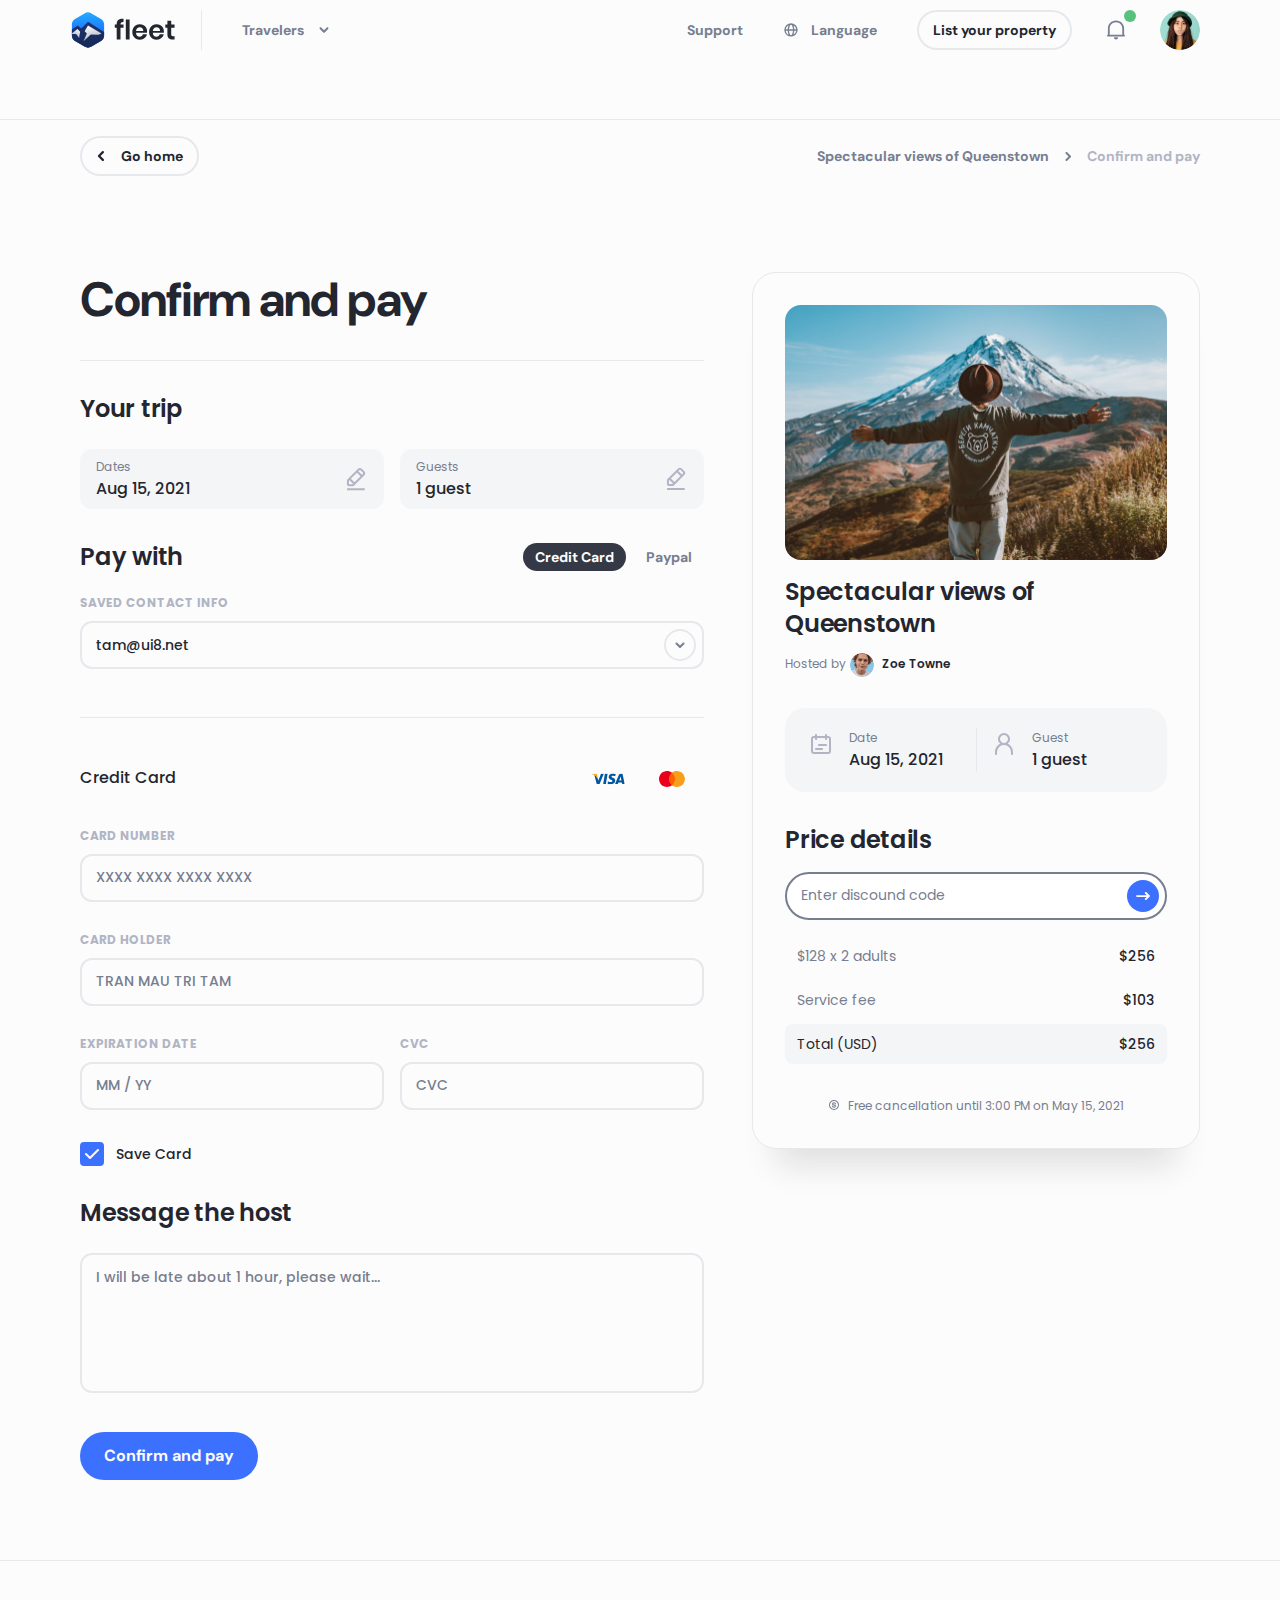
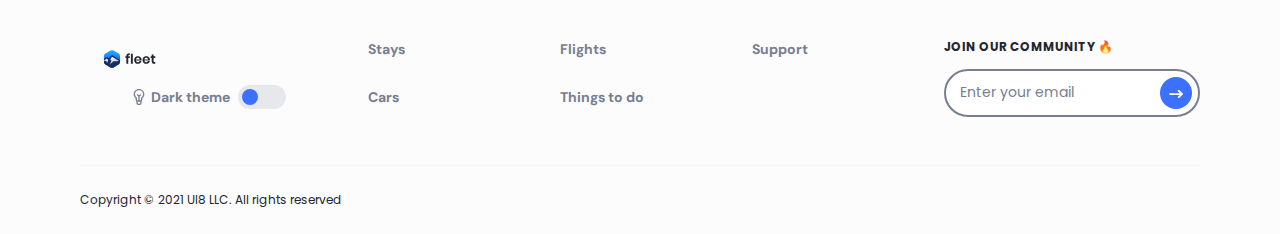
<file: checkout.html>
<!DOCTYPE html>
<html lang="en">
  <head>
    <meta charset="utf-8">
    <title>Fleet</title>
    <meta http-equiv="X-UA-Compatible" content="IE=Edge">
    <meta name="viewport" content="width=device-width, initial-scale=1, maximum-scale=1.0, user-scalable=no">
    <meta name="format-detection" content="telephone=no">
    <link rel="apple-touch-icon" sizes="180x180" href="img/apple-touch-icon.png">
    <link rel="icon" type="image/png" sizes="32x32" href="img/favicon-32x32.png">
    <link rel="icon" type="image/png" sizes="16x16" href="img/favicon-16x16.png">
    <link rel="manifest" href="img/site.webmanifest">
    <link rel="mask-icon" href="img/safari-pinned-tab.svg" color="#5bbad5">
    <meta name="msapplication-TileColor" content="#da532c">
    <meta name="theme-color" content="#ffffff">
    <meta name="description" content="Epic Travel Shopping Design Kit">
    <meta name="twitter:card" content="summary">
    <meta name="twitter:site" content="@ui8">
    <meta name="twitter:title" content="Fleet – Travel Shopping UI Kit">
    <meta name="twitter:description" content="Epic Travel Shopping Design Kit">
    <meta name="twitter:creator" content="@ui8">
    <meta name="twitter:image" content="https://ui8-fleet-html.herokuapp.com/img/twitter-card.jpg">
    <meta property="og:title" content="Fleet – Travel Shopping UI Kit">
    <meta property="og:type" content="Article">
    <meta property="og:url" content="https://ui8.net/ui8/products/fleet--travel-shopping-ui-design-kit">
    <meta property="og:image" content="https://ui8-fleet-html.herokuapp.com/img/fb-og-image.jpg">
    <meta property="og:description" content="Epic Travel Shopping Design Kit">
    <meta property="og:site_name" content="Fleet – Travel Shopping UI Kit">
    <meta property="fb:admins" content="132951670226590">
    <link rel="preconnect" href="https://fonts.gstatic.com">
    <link href="https://fonts.googleapis.com/css2?family=DM+Sans:wght@700&amp;family=Poppins:wght@400;500;600;700&amp;display=swap" rel="stylesheet">
    <link rel="stylesheet" media="all" href="css/app.min.css">
    <script>
      var viewportmeta = document.querySelector('meta[name="viewport"]');
      if (viewportmeta) {
        if (screen.width < 375) {
          var newScale = screen.width / 375;
          viewportmeta.content = 'width=375, minimum-scale=' + newScale + ', maximum-scale=1.0, user-scalable=no, initial-scale=' + newScale + '';
        } else {
          viewportmeta.content = 'width=device-width, maximum-scale=1.0, initial-scale=1.0';
        }
      }
    </script>
  </head>
  <body>
    <script>
      console.log(localStorage.getItem('darkMode'));
      if (localStorage.getItem('darkMode') === "on") {
        document.body.classList.add("dark");
        document.addEventListener("DOMContentLoaded", function() {
          document.querySelector('.js-theme input').checked = true;
        });
      }
    </script>
    <!-- outer-->
    <div class="outer">
      <!-- header-->
      <header class="header js-header header_border">
        <div class="header__center center"><a class="header__logo" href="index.html"><img class="some-icon" src="img/logo-dark.svg" alt="Fleet"><img class="some-icon-dark" src="img/logo-light.svg" alt="Fleet"></a>
          <div class="header__wrapper js-header-wrapper">
            <div class="header__item header__item_dropdown js-header-item">
              <button class="header__head js-header-head">Travelers
                <svg class="icon icon-arrow-down">
                  <use xlink:href="#icon-arrow-down"></use>
                </svg>
              </button>
              <div class="header__body js-header-body">
                <div class="header__menu"><a class="header__link" href="index.html">
                    <svg class="icon icon-comment">
                      <use xlink:href="#icon-comment"></use>
                    </svg>Stays</a><a class="header__link" href="flights.html">
                    <svg class="icon icon-email">
                      <use xlink:href="#icon-email"></use>
                    </svg>Flights</a><a class="header__link active" href="things-to-do.html">
                    <svg class="icon icon-home">
                      <use xlink:href="#icon-home"></use>
                    </svg>Things to do</a><a class="header__link" href="cars.html">
                    <svg class="icon icon-email">
                      <use xlink:href="#icon-email"></use>
                    </svg>Cars</a></div>
              </div>
            </div><a class="header__item" href="support.html">Support</a>
            <div class="header__item header__item_language js-header-item">
              <button class="header__head js-header-head">
                <svg class="icon icon-globe">
                  <use xlink:href="#icon-globe"></use>
                </svg>Language
              </button>
              <div class="header__body js-header-body">
                <div class="header__list"><a class="header__box active" href="#">
                    <div class="header__category">English</div>
                    <div class="header__country">United States</div></a><a class="header__box" href="#">
                    <div class="header__category">Vietnamese</div>
                    <div class="header__country">Vietnamese</div></a><a class="header__box" href="#">
                    <div class="header__category">Français</div>
                    <div class="header__country">Belgique</div></a><a class="header__box" href="#">
                    <div class="header__category">Français</div>
                    <div class="header__country">Canada</div></a></div>
              </div>
            </div><a class="button button-stroke button-small header__button" href="list-your-property.html">List your property</a>
          </div>
          <div class="header__item header__item_notification js-header-item">
            <button class="header__head js-header-head active">
              <svg class="icon icon-notification">
                <use xlink:href="#icon-notification"></use>
              </svg>
            </button>
            <div class="header__body js-header-body">
              <div class="header__title">Notification</div>
              <div class="header__notifications"><a class="header__notification" href="message-center.html">
                  <div class="header__avatar"><img src="img/content/avatar-1.jpg" alt="Avatar"></div>
                  <div class="header__details">
                    <div class="header__subtitle">Kohaku Tora</div>
                    <div class="header__content">just sent you a message</div>
                    <div class="header__date">1 minute ago</div>
                    <div class="header__status" style="background-color: #3B71FE;"></div>
                  </div></a><a class="header__notification" href="message-center.html">
                  <div class="header__avatar"><img src="img/content/avatar-1.jpg" alt="Avatar"></div>
                  <div class="header__details">
                    <div class="header__subtitle">Kohaku Tora</div>
                    <div class="header__content">just sent you a message</div>
                    <div class="header__date">3 hours ago</div>
                    <div class="header__status" style="background-color: #3B71FE;"></div>
                  </div></a></div>
            </div>
          </div><a class="header__login js-popup-open" href="#popup-login" data-effect="mfp-zoom-in">
            <svg class="icon icon-user">
              <use xlink:href="#icon-user"></use>
            </svg></a>
          <div class="header__item header__item_user js-header-item">
            <button class="header__head js-header-head"><img src="img/content/avatar-2.jpg" alt="Avatar"></button>
            <div class="header__body js-header-body">
              <div class="header__group">
                <div class="header__menu"><a class="header__link" href="message-center.html">
                    <svg class="icon icon-comment">
                      <use xlink:href="#icon-comment"></use>
                    </svg>Messages</a><a class="header__link" href="bookings-list.html">
                    <svg class="icon icon-home">
                      <use xlink:href="#icon-home"></use>
                    </svg>Bookings</a><a class="header__link" href="wishlists.html">
                    <svg class="icon icon-email">
                      <use xlink:href="#icon-email"></use>
                    </svg>Wishlists</a></div>
                <div class="header__menu"><a class="header__link" href="list-your-property.html">
                    <svg class="icon icon-building">
                      <use xlink:href="#icon-building"></use>
                    </svg>List your property</a><a class="header__link" href="host-an-experience.html">
                    <svg class="icon icon-flag">
                      <use xlink:href="#icon-flag"></use>
                    </svg>Host an experience</a></div>
              </div>
              <div class="header__btns"><a class="button button-small header__button" href="account-setting.html">Account</a>
                <button class="button-stroke button-small header__button">Log out</button>
              </div>
            </div>
          </div>
          <button class="header__burger js-header-burger"></button>
        </div>
      </header>
      <!-- outer content-->
      <div class="outer__inner">
        <div class="section-mb80 checkout checkout_tasks">
          <div class="checkout__center center">
            <div class="control"><a class="button-stroke button-small control__button" href="stays-product.html">
                <svg class="icon icon-arrow-left">
                  <use xlink:href="#icon-arrow-left"></use>
                </svg><span>Go home</span></a>
              <ul class="breadcrumbs">
                <li class="breadcrumbs__item"><a class="breadcrumbs__link" href="stays-product.html">Spectacular views of Queenstown</a></li>
                <li class="breadcrumbs__item">Confirm and pay</li>
              </ul>
            </div>
            <div class="checkout__wrapper">
              <div class="checkout__inner js-tabs">
                <h2 class="checkout__title h2">Confirm and pay</h2>
                <div class="checkout__list">
                  <div class="checkout__section">
                    <div class="checkout__box">
                      <div class="checkout__category">Your trip</div>
                      <div class="checkout__data checkout__data_flex">
                        <div class="checkout__el">
                          <div class="checkout__datepicker">
                            <div class="checkout__label">Dates</div>
                            <input class="checkout__input js-date-single" data-format="MMM DD, YYYY" data-container=".checkout__datepicker" data-single="true" type="text" readonly value="Aug 15, 2021">
                            <div class="checkout__controls">
                              <button class="checkout__edit js-date-open">
                                <svg class="icon icon-edit">
                                  <use xlink:href="#icon-edit"></use>
                                </svg>
                              </button>
                              <button class="checkout__edit js-date-close">
                                <svg class="icon icon-edit">
                                  <use xlink:href="#icon-edit"></use>
                                </svg>
                              </button>
                            </div>
                          </div>
                        </div>
                        <div class="checkout__el">
                          <div class="travelers travelers_down js-travelers">
                            <div class="travelers__top">
                              <div class="travelers__label">Guests</div>
                              <div class="travelers__value js-travelers-content">1 guest</div>
                              <button class="travelers__edit js-travelers-head">
                                <svg class="icon icon-edit">
                                  <use xlink:href="#icon-edit"></use>
                                </svg>
                              </button>
                            </div>
                            <div class="travelers__body js-travelers-body">
                              <div class="travelers__item">
                                <div class="travelers__details">
                                  <div class="travelers__category">Adults</div>
                                  <div class="travelers__text">Ages 13 or above</div>
                                </div>
                                <div class="counter js-counter" data-min="1">
                                  <button class="counter__button js-counter-button js-counter-minus disabled" type="button">
                                    <svg class="icon icon-minus-circle">
                                      <use xlink:href="#icon-minus-circle"></use>
                                    </svg>
                                  </button>
                                  <div class="counter__value js-counter-value"></div>
                                  <button class="counter__button js-counter-button js-counter-plus" type="button">
                                    <svg class="icon icon-plus-circle">
                                      <use xlink:href="#icon-plus-circle"></use>
                                    </svg>
                                  </button>
                                  <input class="js-counter-input js-counter-result js-counter-adults" type="hidden"/>
                                </div>
                              </div>
                              <div class="travelers__item">
                                <div class="travelers__details">
                                  <div class="travelers__category">Children</div>
                                  <div class="travelers__text">Ages 2 - 12</div>
                                </div>
                                <div class="counter js-counter" data-min="0">
                                  <button class="counter__button js-counter-button js-counter-minus disabled" type="button">
                                    <svg class="icon icon-minus-circle">
                                      <use xlink:href="#icon-minus-circle"></use>
                                    </svg>
                                  </button>
                                  <div class="counter__value js-counter-value"></div>
                                  <button class="counter__button js-counter-button js-counter-plus" type="button">
                                    <svg class="icon icon-plus-circle">
                                      <use xlink:href="#icon-plus-circle"></use>
                                    </svg>
                                  </button>
                                  <input class="js-counter-input js-counter-result js-counter-children" type="hidden"/>
                                </div>
                              </div>
                              <div class="travelers__item">
                                <div class="travelers__details">
                                  <div class="travelers__category">Adults</div>
                                  <div class="travelers__text">Under 2</div>
                                </div>
                                <div class="counter js-counter" data-min="0">
                                  <button class="counter__button js-counter-button js-counter-minus disabled" type="button">
                                    <svg class="icon icon-minus-circle">
                                      <use xlink:href="#icon-minus-circle"></use>
                                    </svg>
                                  </button>
                                  <div class="counter__value js-counter-value"></div>
                                  <button class="counter__button js-counter-button js-counter-plus" type="button">
                                    <svg class="icon icon-plus-circle">
                                      <use xlink:href="#icon-plus-circle"></use>
                                    </svg>
                                  </button>
                                  <input class="js-counter-input js-counter-result js-counter-babies" type="hidden"/>
                                </div>
                              </div>
                            </div>
                          </div>
                        </div>
                      </div>
                    </div>
                    <div class="checkout__box">
                      <div class="checkout__top">
                        <div class="checkout__category">Pay with</div>
                        <div class="nav"><a class="nav__link js-tabs-link" href="#">Credit Card</a><a class="nav__link js-tabs-link" href="#">Paypal</a></div>
                      </div>
                      <div class="field">
                        <div class="field__label">saved contact info</div>
                        <div class="field__wrap">
                          <select class="select">
                            <option>tam@ui8.net</option>
                            <option>vova@ui8.net</option>
                            <option>john@ui8.net</option>
                          </select>
                        </div>
                      </div>
                    </div>
                  </div>
                  <div class="checkout__section">
                    <form class="checkout__item js-tabs-item">
                      <div class="checkout__line">
                        <div class="checkout__subtitle">Credit Card</div>
                        <div class="checkout__cards">
                          <div class="checkout__card"><img src="img/content/visa.svg" alt="Visa"></div>
                          <div class="checkout__card"><img src="img/content/master-card.svg" alt="Master Card"></div>
                        </div>
                      </div>
                      <div class="checkout__fieldset">
                        <div class="field">
                          <div class="field__label">card number</div>
                          <div class="field__wrap">
                            <input class="field__input" type="tel" name="card" placeholder="XXXX XXXX XXXX XXXX" required>
                          </div>
                        </div>
                        <div class="field">
                          <div class="field__label">card holder</div>
                          <div class="field__wrap">
                            <input class="field__input" type="text" name="holder" placeholder="TRAN MAU TRI TAM" required>
                          </div>
                        </div>
                        <div class="checkout__row">
                          <div class="field">
                            <div class="field__label">EXPIRATION DATE</div>
                            <div class="field__wrap">
                              <input class="field__input" type="tel" name="date" placeholder="MM / YY" required>
                            </div>
                          </div>
                          <div class="field">
                            <div class="field__label">CVC</div>
                            <div class="field__wrap">
                              <input class="field__input" type="tel" name="cvc" placeholder="CVC" required>
                            </div>
                          </div>
                        </div>
                      </div>
                      <label class="checkbox">
                        <input class="checkbox__input" type="checkbox" checked="checked"/><span class="checkbox__inner"><span class="checkbox__tick"></span><span class="checkbox__text">Save Card</span></span>
                      </label>
                      <div class="checkout__message">
                        <div class="checkout__category">Message the host</div>
                        <div class="field">
                          <div class="field__wrap">
                            <textarea class="field__textarea" name="message" placeholder="I will be late about 1 hour, please wait..." required></textarea>
                          </div>
                        </div>
                      </div><a class="button checkout__button" href="checkout-complete.html">Confirm and pay</a>
                    </form>
                    <form class="checkout__item js-tabs-item">
                      <div class="checkout__line">
                        <div class="checkout__subtitle">PayPal</div>
                        <div class="checkout__logo"><img src="img/content/paypal.svg" alt="PayPal"></div>
                      </div>
                      <div class="checkout__fieldset">
                        <div class="field">
                          <div class="field__label">email or phone number</div>
                          <div class="field__wrap">
                            <input class="field__input" type="text" name="login" required>
                          </div>
                        </div>
                        <div class="field">
                          <div class="field__label">Password</div>
                          <div class="field__wrap">
                            <input class="field__input" type="password" name="password" required>
                          </div>
                        </div>
                      </div>
                      <div class="checkout__control"><a class="button checkout__button" href="checkout-complete.html">Confirm and pay</a>
                        <div class="checkout__verified"><img src="img/content/paypal-verified.png" alt="PayPal"></div>
                      </div>
                      <label class="checkbox">
                        <input class="checkbox__input" type="checkbox" checked="checked"/><span class="checkbox__inner"><span class="checkbox__tick"></span><span class="checkbox__text">Save Paypal Account</span></span>
                      </label>
                    </form>
                  </div>
                </div>
              </div>
              <div class="price">
                <div class="price__top">
                  <div class="price__photo"><img src="img/content/photo-checkout.jpg" alt="Price"></div>
                  <div class="price__title">Spectacular views of Queenstown</div>
                  <div class="price__author">
                    <div class="price__text">Hosted by</div>
                    <div class="price__avatar"><img src="img/content/avatar.jpg" alt="Avatar"></div>
                    <div class="price__man">Zoe Towne</div>
                  </div>
                </div>
                <div class="price__description price__description_flex">
                  <div class="price__item">
                    <div class="price__icon">
                      <svg class="icon icon-calendar">
                        <use xlink:href="#icon-calendar"></use>
                      </svg>
                    </div>
                    <div class="price__box">
                      <div class="price__category">Date</div>
                      <div class="price__subtitle">Aug 15, 2021</div>
                    </div>
                  </div>
                  <div class="price__item">
                    <div class="price__icon">
                      <svg class="icon icon-user">
                        <use xlink:href="#icon-user"></use>
                      </svg>
                    </div>
                    <div class="price__box">
                      <div class="price__category">Guest</div>
                      <div class="price__subtitle">1 guest</div>
                    </div>
                  </div>
                </div>
                <div class="price__body">
                  <div class="price__stage">Price details</div>
                  <form class="subscription">
                    <input class="subscription__input" type="text" name="code" placeholder="Enter discound code" required="required"/>
                    <button class="subscription__btn">
                      <svg class="icon icon-arrow-next">
                        <use xlink:href="#icon-arrow-next"></use>
                      </svg>
                    </button>
                  </form>
                  <div class="price__table">
                    <div class="price__row">
                      <div class="price__cell">$128 x 2 adults</div>
                      <div class="price__cell">$256</div>
                    </div>
                    <div class="price__row">
                      <div class="price__cell">Service fee</div>
                      <div class="price__cell">$103</div>
                    </div>
                    <div class="price__row">
                      <div class="price__cell">Total (USD)</div>
                      <div class="price__cell">$256</div>
                    </div>
                  </div>
                </div>
                <div class="price__note">
                  <svg class="icon icon-coin">
                    <use xlink:href="#icon-coin"></use>
                  </svg>Free cancellation until 3:00 PM on May 15, 2021
                </div>
              </div>
            </div>
          </div>
        </div>
      </div>
      <!-- footer-->
      <footer class="footer">
        <div class="footer__center center">
          <div class="footer__row">
            <div class="footer__col"><a class="footer__logo" href="index.html"><img class="some-icon" src="img/logo-dark.svg" alt="Fleet"><img class="some-icon-dark" src="img/logo-light.svg" alt="Fleet"></a>
              <div class="footer__theme">
                <svg class="icon icon-bulb">
                  <use xlink:href="#icon-bulb"></use>
                </svg>Dark theme
                <label class="theme js-theme">
                  <input class="theme__input" type="checkbox"/><span class="theme__inner"><span class="theme__box"></span></span>
                </label>
              </div>
            </div>
            <div class="footer__col">
              <div class="footer__menu"><a class="footer__link" href="index.html">Stays</a><a class="footer__link" href="flights.html">Flights</a><a class="footer__link" href="support.html">Support</a><a class="footer__link" href="cars.html">Cars</a><a class="footer__link" href="things-to-do.html">Things to do</a></div>
            </div>
            <div class="footer__col">
              <div class="footer__info">Join our community 🔥</div>
              <form class="subscription">
                <input class="subscription__input" type="email" name="email" placeholder="Enter your email" required="required"/>
                <button class="subscription__btn">
                  <svg class="icon icon-arrow-next">
                    <use xlink:href="#icon-arrow-next"></use>
                  </svg>
                </button>
              </form>
            </div>
          </div>
          <div class="footer__bottom">
            <div class="footer__copyright">Copyright © 2021 UI8 LLC. All rights reserved</div>
          </div>
        </div>
      </footer>
    </div>
    <div class="popup popup_login mfp-hide" id="popup-login">
      <div class="login">
        <div class="login__item">
          <div class="login__title h3">Sign up on Fleet</div>
          <div class="login__info">Use Your OpenID to Sign up</div>
          <div class="login__btns">
            <button class="button login__button">
              <svg class="icon icon-google">
                <use xlink:href="#icon-google"></use>
              </svg><span>Google</span>
            </button>
            <button class="button-black login__button">
              <svg class="icon icon-apple">
                <use xlink:href="#icon-apple"></use>
              </svg><span>Apple</span>
            </button>
          </div>
          <div class="login__note">Or continue with email</div>
          <div class="subscription">
            <input class="subscription__input" type="email" name="email" placeholder="Enter your email" required>
            <button class="subscription__btn">
              <svg class="icon icon-arrow-next">
                <use xlink:href="#icon-arrow-next"></use>
              </svg>
            </button>
          </div>
          <div class="login__foot">Already have an account? <a class="login__link" href="#">Login</a></div>
        </div>
        <div class="login__item">
          <div class="login__title h3">Sign in</div>
          <div class="login__form">
            <div class="field field_view">
              <div class="field__wrap">
                <input class="field__input" type="password" name="password" placeholder="Password" required>
                <button class="field__view">
                  <svg class="icon icon-eye">
                    <use xlink:href="#icon-eye"></use>
                  </svg>
                </button>
              </div>
            </div>
            <button class="button login__button">Login</button>
          </div>
          <div class="login__foot"><a class="login__password" href="#">Forgot password?</a></div>
        </div>
        <div class="login__item">
          <div class="login__title h3">Let’s confirm it’s really you</div>
          <div class="login__info">Help us secure your account. Please complete the verifications below</div>
          <div class="login__form">
            <div class="login__variants">
              <label class="radio">
                <input class="radio__input" type="radio" name="login" checked="checked"/><span class="radio__inner"><span class="radio__tick"></span><span class="radio__text">Get the code by text message (SM) at +1 234 567 890</span></span>
              </label>
              <label class="radio">
                <input class="radio__input" type="radio" name="login"/><span class="radio__inner"><span class="radio__tick"></span><span class="radio__text">Get the code by email at tranm••••••••••••@gm•••.com</span></span>
              </label>
            </div>
            <button class="button login__button">Continue</button>
          </div>
        </div>
        <div class="login__item">
          <div class="login__title h3">Enter your security code</div>
          <div class="login__info">We texted your code to +1 234 567 890</div>
          <div class="login__form">
            <div class="login__code">
              <div class="login__number">
                <input type="tel">
              </div>
              <div class="login__number">
                <input type="tel">
              </div>
              <div class="login__number">
                <input type="tel">
              </div>
              <div class="login__number">
                <input type="tel">
              </div>
            </div>
          </div>
        </div>
      </div>
    </div>
    <!-- scripts-->
    <script src="js/lib/jquery.min.js"></script>
    <script src="js/lib/slick.min.js"></script>
    <script src="js/lib/jquery.nice-select.min.js"></script>
    <script src="js/lib/share-buttons.js"></script>
    <script src="js/lib/jquery.fancybox.min.js"></script>
    <script src="js/lib/jquery.rateyo.min.js"></script>
    <script src="js/lib/nouislider.min.js"></script>
    <script src="js/lib/wNumb.js"></script>
    <script src="js/lib/jquery.magnific-popup.min.js"></script>
    <script src="js/lib/moment.min.js"></script>
    <script src="js/lib/jquery.daterangepicker.min.js"></script>
    <script src="js/lib/simpleParallax.min.js"></script>
    <script src="js/demo.js"></script>
    <script src="js/app.js"></script>
    <!-- svg sprite-->
    <div style="display: none"><svg width="0" height="0">
<symbol xmlns="http://www.w3.org/2000/svg" viewBox="0 0 16 16" id="icon-arrow-down">
<path d="M10.805 6.362c-.26-.26-.682-.26-.943 0L8 8.224 6.138 6.362c-.26-.26-.682-.26-.943 0s-.26.682 0 .943l2.333 2.333c.26.26.682.26.943 0l2.333-2.333c.26-.26.26-.682 0-.943z"></path>
</symbol>
<symbol xmlns="http://www.w3.org/2000/svg" viewBox="0 0 16 16" id="icon-arrow-bottom">
<path d="M15.039 3.961c-.653-.653-1.713-.653-2.366 0L8 8.634 3.327 3.961c-.653-.653-1.713-.653-2.366 0s-.653 1.713 0 2.366l5.856 5.856c.653.653 1.713.653 2.366 0l5.856-5.856c.653-.653.653-1.713 0-2.366z"></path>
</symbol>
<symbol xmlns="http://www.w3.org/2000/svg" viewBox="0 0 16 16" id="icon-arrow-left">
<path d="M12.207.521a1.78 1.78 0 0 1 0 2.514L7.242 8l4.965 4.965a1.78 1.78 0 0 1 0 2.514 1.78 1.78 0 0 1-2.514 0L3.471 9.257a1.78 1.78 0 0 1 0-2.514L9.693.521a1.78 1.78 0 0 1 2.514 0z"></path>
</symbol>
<symbol xmlns="http://www.w3.org/2000/svg" viewBox="0 0 16 16" id="icon-arrow-right">
<path d="M6.528 5.195c-.26.26-.26.682 0 .943L8.39 8 6.528 9.862c-.26.26-.26.682 0 .943s.682.26.943 0l2.333-2.333c.26-.26.26-.682 0-.943L7.471 5.195c-.26-.26-.682-.26-.943 0z"></path>
</symbol>
<symbol xmlns="http://www.w3.org/2000/svg" viewBox="0 0 16 16" id="icon-email">
<path d="M13.334 2a2 2 0 0 1 1.995 1.851l.005.149v8a2 2 0 0 1-1.851 1.995l-.149.005H2.667a2 2 0 0 1-1.995-1.851L.667 12V4a2 2 0 0 1 1.851-1.995L2.667 2h10.667zm0 1.333H2.667C2.299 3.333 2 3.632 2 4v8c0 .368.298.667.667.667h10.667c.368 0 .667-.298.667-.667V4c0-.368-.298-.667-.667-.667zm-.821 1.573c.236.283.198.703-.085.939L9.281 8.468a2 2 0 0 1-2.561 0L3.574 5.845c-.283-.236-.321-.656-.085-.939s.656-.321.939-.085l3.146 2.622c.247.206.606.206.854 0l3.146-2.622c.283-.236.703-.197.939.085z"></path>
</symbol>
<symbol xmlns="http://www.w3.org/2000/svg" viewBox="0 0 16 16" id="icon-comment">
<path d="M8 1.413c1.643 0 3.124.162 4.203.326 1.127.171 2.019.997 2.213 2.12a17.13 17.13 0 0 1 .25 2.887 17.13 17.13 0 0 1-.25 2.887c-.193 1.123-1.086 1.949-2.213 2.12a28.6 28.6 0 0 1-3.787.323l-4.077 2.409a.67.67 0 0 1-1.006-.574v-2.269c-.902-.3-1.584-1.045-1.75-2.009-.135-.783-.25-1.777-.25-2.887s.115-2.104.25-2.887c.193-1.123 1.086-1.949 2.213-2.12 1.08-.164 2.561-.326 4.203-.326zm0 1.333a27.01 27.01 0 0 0-4.003.311c-.596.091-1.01.506-1.099 1.028a15.8 15.8 0 0 0-.231 2.661 15.8 15.8 0 0 0 .231 2.661c.078.453.395.817.856.97l.913.303v2.063l3.375-1.994.353-.006a27.26 27.26 0 0 0 3.609-.308c.596-.091 1.01-.506 1.099-1.028.125-.724.231-1.641.231-2.661s-.106-1.937-.231-2.661c-.09-.522-.504-.938-1.099-1.028A27.01 27.01 0 0 0 8 2.746zm-.667 4.667c.368 0 .667.298.667.667s-.298.667-.667.667h0-2.667C4.298 8.746 4 8.448 4 8.08s.298-.667.667-.667h0zm4-2.667c.368 0 .667.298.667.667s-.298.667-.667.667h0-6.667C4.298 6.08 4 5.781 4 5.413s.298-.667.667-.667h0z"></path>
</symbol>
<symbol xmlns="http://www.w3.org/2000/svg" viewBox="0 0 16 16" id="icon-home">
<path d="M8.287 1.411c.09.02.177.053.278.102l.086.044.318.184.132.079 2.561 1.543 3.348 2.009c.316.189.418.599.229.915-.17.284-.519.396-.817.277l-.097-.048-.99-.594v6.751c-.001.619-.013.951-.145 1.211-.128.251-.332.455-.583.583-.233.119-.526.141-1.033.144H10v.001H6v-.001H4.428c-.508-.004-.8-.026-1.033-.144-.251-.128-.455-.332-.583-.583-.119-.233-.141-.526-.144-1.033l-.001-6.928-.99.594c-.316.189-.725.087-.915-.229-.17-.284-.105-.644.14-.852l.088-.063 3.344-2.006L6.899 1.82l.451-.263.084-.043c.101-.049.189-.082.279-.102.189-.042.385-.042.574 0zM8 2.721l-.006.003-2.973 1.784L4 5.123l.001 7.651.008.399.005.071.002.018.018.002a6.48 6.48 0 0 0 .469.013H6V10.61a2 2 0 0 1 3.995-.149l.005.149v2.666h1.498l.399-.008.071-.005.018-.002.002-.018c.011-.133.013-.311.014-.608V5.123l-1.025-.618-2.969-1.781L8 2.721zm0 7.223c-.368 0-.667.298-.667.667l-.001 2.666h1.333l.001-2.666c0-.368-.298-.667-.667-.667z"></path>
</symbol>
<symbol xmlns="http://www.w3.org/2000/svg" viewBox="0 0 16 16" id="icon-home-fill">
<path d="M13.333 12.534V5.978l.99.594c.316.189.725.087.915-.229s.087-.725-.229-.915L11.661 3.42 9.1 1.877h0l-.45-.263-.086-.044c-.101-.049-.188-.082-.278-.102-.189-.042-.385-.042-.574 0-.09.02-.178.053-.279.102l-.084.043-.451.263h0L4.334 3.422.99 5.429c-.316.189-.418.599-.229.915s.599.418.915.229l.99-.594v6.556c0 .747 0 1.12.145 1.405.128.251.332.455.583.583.285.145.659.145 1.405.145h1.2v-4a2 2 0 0 1 4 0v4h1.2c.747 0 1.12 0 1.405-.145.251-.128.455-.332.583-.583.145-.285.145-.659.145-1.405z"></path>
</symbol>
<symbol xmlns="http://www.w3.org/2000/svg" viewBox="0 0 16 16" id="icon-globe">
<path d="M8 1.334a6.67 6.67 0 0 1 6.631 5.971l.003.029.033.667a6.67 6.67 0 0 1-13.3.667l-.033-.667c0-.225.011-.447.033-.667h0a6.67 6.67 0 0 1 6.634-6zm1.982 7.334H6.018c.077 1.396.391 2.599.817 3.451.532 1.065 1.021 1.216 1.164 1.216s.632-.151 1.164-1.216c.426-.852.74-2.055.817-3.451zm-5.299 0H2.708c.228 1.831 1.385 3.374 2.983 4.142-.556-1.068-.927-2.52-1.008-4.142zm8.609 0h-1.975c-.081 1.622-.452 3.074-1.009 4.142a5.34 5.34 0 0 0 2.984-4.143zm-7.6-5.476l-.143.071c-1.525.79-2.62 2.295-2.841 4.071h1.975c.08-1.623.452-3.074 1.008-4.143zM8 2.667c-.143 0-.632.151-1.164 1.216-.426.852-.74 2.055-.817 3.452h3.964c-.077-1.396-.391-2.6-.817-3.452-.501-1.002-.963-1.195-1.136-1.214L8 2.667h0zm2.308.524l.049.095c.53 1.059.882 2.473.96 4.048h1.975a5.34 5.34 0 0 0-2.984-4.143z"></path>
</symbol>
<symbol xmlns="http://www.w3.org/2000/svg" viewBox="0 0 16 16" id="icon-bell">
<path d="M8.833 12.861c.368 0 .679.313.516.643-.072.146-.169.281-.289.398-.281.276-.663.431-1.061.431s-.779-.155-1.061-.431a1.47 1.47 0 0 1-.289-.398c-.163-.33.148-.643.516-.643h1.667zM8 1.667c2.982 0 5.4 2.382 5.4 5.321v4.106h.011a.59.59 0 0 1 .589.589.59.59 0 0 1-.589.589H2.589A.59.59 0 0 1 2 11.683a.59.59 0 0 1 .589-.589H2.6V6.988c0-2.939 2.418-5.321 5.4-5.321zm0 1.178c-2.32 0-4.2 1.855-4.2 4.142v4.106h8.4V6.988c0-2.288-1.88-4.142-4.2-4.142z"></path>
</symbol>
<symbol xmlns="http://www.w3.org/2000/svg" viewBox="0 0 16 16" id="icon-flag">
<path d="M3.22 0c.368 0 .667.298.667.667v.666h7.768c1.097 0 1.707 1.239 1.089 2.103l-.077.098L10.553 6l2.113 2.466c.714.833.17 2.103-.888 2.196l-.124.005-7.768-.001v4.667c0 .368-.298.667-.667.667s-.667-.298-.667-.667V.667c0-.368.298-.667.667-.667zm8.434 2.667H3.886v6.667h7.768L8.797 6l2.857-3.333z"></path>
</symbol>
<symbol xmlns="http://www.w3.org/2000/svg" viewBox="0 0 16 16" id="icon-building">
<path d="M7.333 1.333a2 2 0 0 1 2 2v3.333h3.333a2 2 0 0 1 1.995 1.851l.005.149v4a2 2 0 0 1-1.851 1.995l-.149.005H3.333a2 2 0 0 1-2-2V3.333a2 2 0 0 1 2-2h4zm0 1.333h-4c-.335 0-.612.247-.659.568l-.007.099v9.333c0 .335.247.612.568.659l.099.007H4v-.667c0-.335.247-.612.568-.659L4.666 12H6c.335 0 .612.247.659.568l.007.099v.667H8v-10c0-.368-.298-.667-.667-.667zM12.666 8H9.333v5.333h3.333c.368 0 .667-.298.667-.667v-4c0-.368-.298-.667-.667-.667zm-1.333 3.333c.368 0 .667.298.667.667s-.298.667-.667.667-.667-.298-.667-.667.298-.667.667-.667zm0-2c.368 0 .667.298.667.667s-.298.667-.667.667-.667-.298-.667-.667.298-.667.667-.667zM6 9.333c.368 0 .667.298.667.667s-.298.667-.667.667h0-1.333C4.298 10.666 4 10.368 4 10s.298-.667.667-.667h0zm0-2.667c.368 0 .667.298.667.667S6.368 8 6 8H4.666C4.298 8 4 7.701 4 7.333s.298-.667.667-.667H6zM6 4c.368 0 .667.298.667.667s-.298.667-.667.667H4.666c-.368 0-.667-.298-.667-.667S4.298 4 4.666 4H6z"></path>
</symbol>
<symbol xmlns="http://www.w3.org/2000/svg" viewBox="0 0 16 16" id="icon-arrow-next">
<path d="M10.39 3.765c.464-.375 1.187-.349 1.615.057l3.692 3.5a.91.91 0 0 1 0 1.357l-3.692 3.5c-.428.406-1.151.431-1.615.057s-.493-1.007-.065-1.413L12.247 9H1.143C.512 9 0 8.552 0 8s.512-1 1.143-1h11.104l-1.922-1.822c-.428-.406-.399-1.038.065-1.413z"></path>
</symbol>
<symbol xmlns="http://www.w3.org/2000/svg" viewBox="0 0 16 16" id="icon-arrow-prev">
<path d="M5.61 12.235c-.464.375-1.187.349-1.615-.057l-3.692-3.5a.91.91 0 0 1 0-1.357l3.692-3.5c.428-.406 1.151-.431 1.615-.057s.493 1.007.065 1.413L3.753 7h11.104C15.488 7 16 7.448 16 8s-.512 1-1.143 1H3.753l1.922 1.822c.428.406.399 1.038-.065 1.413z"></path>
</symbol>
<symbol xmlns="http://www.w3.org/2000/svg" viewBox="0 0 16 16" id="icon-notification">
<path d="M8.833 12.861c.368 0 .679.313.516.643-.072.146-.169.281-.289.398-.281.276-.663.431-1.061.431s-.779-.155-1.061-.431a1.47 1.47 0 0 1-.289-.398c-.163-.33.148-.643.516-.643h1.667zM8 1.667c2.982 0 5.4 2.382 5.4 5.321v4.106h.011a.59.59 0 0 1 .589.589.59.59 0 0 1-.589.589H2.589A.59.59 0 0 1 2 11.683a.59.59 0 0 1 .589-.589H2.6V6.988c0-2.939 2.418-5.321 5.4-5.321zm0 1.178c-2.32 0-4.2 1.855-4.2 4.142v4.106h8.4V6.988c0-2.288-1.88-4.142-4.2-4.142z"></path>
</symbol>
<symbol xmlns="http://www.w3.org/2000/svg" viewBox="0 0 16 16" id="icon-bulb">
<path d="M7.999 0c2.946 0 5.333 2.388 5.333 5.333 0 1.684-.781 3.186-2 4.164v1.17c0 .591-.256 1.122-.663 1.488L10.668 14a2 2 0 0 1-2 2H7.335a2 2 0 0 1-2-2v-1.841c-.41-.366-.668-.899-.668-1.492v-1.17c-1.219-.977-2-2.479-2-4.164C2.666 2.388 5.054 0 7.999 0zm1.335 12.667l-2.667-.001V14c0 .368.298.667.667.667h1.333c.368 0 .667-.298.667-.667v-1.333h0zM7.999 1.333a4 4 0 0 0-4 4A3.99 3.99 0 0 0 5.5 8.457l.499.4v1.81c0 .368.298.667.667.667h.668V7.609L6.196 6.471c-.26-.26-.26-.682 0-.943s.682-.26.943 0h0L8 6.39l.862-.862c.26-.26.682-.26.943 0s.26.682 0 .943h0L8.667 7.609v3.724h.666c.368 0 .667-.298.667-.667v-1.81l.499-.4a3.99 3.99 0 0 0 1.501-3.123 4 4 0 0 0-4-4z"></path>
</symbol>
<symbol xmlns="http://www.w3.org/2000/svg" viewBox="0 0 16 16" id="icon-coin">
<path d="M8 1.334a6.67 6.67 0 0 1 6.667 6.667A6.67 6.67 0 0 1 8 14.667a6.67 6.67 0 0 1-6.667-6.667A6.67 6.67 0 0 1 8 1.334zm0 1.333c-2.946 0-5.333 2.388-5.333 5.333S5.054 13.334 8 13.334s5.333-2.388 5.333-5.333S10.945 2.667 8 2.667zm0 1.333c.368 0 .667.298.667.667a2 2 0 0 1 2 2c0 .368-.298.667-.667.667s-.667-.298-.667-.667-.298-.667-.667-.667H7.162c-.274 0-.496.222-.496.496 0 .213.137.403.339.47l2.411.804a1.83 1.83 0 0 1-.578 3.564h-.171c0 .368-.298.667-.667.667s-.667-.298-.667-.667a2 2 0 0 1-2-2c0-.368.298-.667.667-.667s.667.298.667.667.298.667.667.667h1.504c.274 0 .496-.222.496-.496 0-.213-.136-.403-.339-.47l-2.411-.804a1.83 1.83 0 0 1 .578-3.564h.171c0-.368.298-.667.667-.667z"></path>
</symbol>
<symbol xmlns="http://www.w3.org/2000/svg" viewBox="0 0 16 16" id="icon-star">
<path d="M9.69 1.529l1.442 2.838 3.238.457c1.517.214 2.211 2.086 1.041 3.192l-2.326 2.198.547 3.098c.28 1.587-1.404 2.653-2.73 1.977L8 13.809l-2.903 1.481c-1.328.678-3.011-.391-2.731-1.976l.547-3.098L.588 8.017C-.582 6.91.114 5.038 1.628 4.824l3.239-.457L6.31 1.529c.697-1.371 2.683-1.372 3.38 0z"></path>
</symbol>
<symbol xmlns="http://www.w3.org/2000/svg" viewBox="0 0 16 16" id="icon-play">
<path d="M1.509 2.463c0-1.71 1.876-2.755 3.33-1.855l8.945 5.538c1.378.853 1.378 2.857 0 3.711l-8.945 5.538c-1.454.899-3.33-.147-3.33-1.856V2.463z"></path>
</symbol>
<symbol xmlns="http://www.w3.org/2000/svg" viewBox="0 0 16 16" id="icon-modem">
<path d="M11.333 1.333c.368 0 .667.298.667.667h0v5.333h.667a2 2 0 0 1 1.995 1.851l.005.149V12a2 2 0 0 1-1.851 1.995l-.149.005-.007.099c-.048.321-.325.568-.659.568-.368 0-.667-.298-.667-.667h0-6.667c0 .368-.298.667-.667.667s-.667-.298-.667-.667h0a2 2 0 0 1-1.995-1.851L1.334 12V9.333a2 2 0 0 1 1.851-1.995l.149-.005H4V4.666C4 4.298 4.299 4 4.667 4s.667.298.667.667h0v2.667h5.333V2c0-.368.298-.667.667-.667zm1.334 7.333H3.334c-.368 0-.667.298-.667.667V12c0 .368.298.667.667.667h9.333c.368 0 .667-.298.667-.667V9.333c0-.368-.298-.667-.667-.667zM4.667 10c.368 0 .667.298.667.667s-.298.667-.667.667S4 11.035 4 10.666 4.299 10 4.667 10zm6.667 0c.368 0 .667.298.667.667s-.298.667-.667.667h0-4c-.368 0-.667-.298-.667-.667S6.965 10 7.333 10h0z"></path>
</symbol>
<symbol xmlns="http://www.w3.org/2000/svg" viewBox="0 0 16 16" id="icon-burger">
<path d="M10.001 2a4.67 4.67 0 0 1 4.667 4.667 1.99 1.99 0 0 1-.257.982c.555.355.923.977.923 1.685a2 2 0 0 1-.923 1.685c.164.289.257.624.257.981a2 2 0 0 1-2 2H3.334a2 2 0 0 1-2-2 1.99 1.99 0 0 1 .257-.981c-.556-.354-.925-.977-.925-1.686a2 2 0 0 1 .925-1.687c-.163-.289-.257-.624-.257-.98A4.67 4.67 0 0 1 6.001 2h4zm2.667 9.333H3.334c-.368 0-.667.299-.667.667 0 .335.247.612.568.659l.099.007h9.333c.368 0 .667-.299.667-.667s-.299-.667-.667-.667zm.665-2.667H2.666c-.368 0-.667.298-.667.667s.298.667.667.667h10.667c.368 0 .667-.298.667-.667s-.298-.667-.667-.667zm-3.332-5.333h-4c-1.841 0-3.333 1.492-3.333 3.333 0 .335.247.612.568.659l.099.007h9.333c.368 0 .667-.298.667-.667 0-1.841-1.492-3.333-3.333-3.333zM5.333 4.667c.368 0 .667.298.667.667S5.701 6 5.333 6s-.667-.298-.667-.667.298-.667.667-.667zm2.667 0c.368 0 .667.298.667.667S8.368 6 7.999 6s-.667-.298-.667-.667.298-.667.667-.667zm2.667 0c.368 0 .667.298.667.667S11.034 6 10.666 6s-.667-.298-.667-.667.298-.667.667-.667z"></path>
</symbol>
<symbol xmlns="http://www.w3.org/2000/svg" viewBox="0 0 16 16" id="icon-check">
<path d="M15.665 2.668c.446.446.446 1.17 0 1.616l-9.143 9.143c-.446.446-1.17.446-1.616 0L.335 8.855c-.446-.446-.446-1.17 0-1.616s1.17-.446 1.616 0l3.763 3.763 8.335-8.335c.446-.446 1.17-.446 1.616 0z"></path>
</symbol>
<symbol xmlns="http://www.w3.org/2000/svg" viewBox="0 0 16 16" id="icon-share">
<path d="M10.702 6.063l1.279.098c.99.104 1.779.806 1.898 1.843.068.591.122 1.444.122 2.663l-.122 2.663c-.118 1.036-.906 1.739-1.896 1.843-.787.083-2.042.161-3.982.161s-3.195-.078-3.982-.161c-.99-.104-1.778-.807-1.896-1.843C2.054 12.739 2 11.886 2 10.667l.122-2.663c.119-1.037.908-1.739 1.897-1.843l1.279-.098c.368-.02.682.263.701.63s-.263.682-.63.701l-1.21.092c-.417.044-.671.3-.713.669-.06.529-.113 1.33-.113 2.511l.113 2.511c.042.369.295.625.711.669C4.887 13.924 6.093 14 8 14l3.842-.154c.416-.044.669-.299.711-.669.06-.529.113-1.33.113-2.511l-.113-2.511c-.042-.369-.296-.625-.713-.669l-1.21-.092c-.368-.02-.65-.334-.63-.701s.334-.65.701-.63zM8.471.862l2.333 2.333c.26.26.26.682 0 .943s-.682.26-.943 0L8.667 2.943v6.391c0 .368-.298.667-.667.667s-.667-.298-.667-.667V2.943L6.138 4.138c-.26.26-.682.26-.943 0s-.26-.682 0-.943L7.529.862c.26-.26.682-.26.943 0z"></path>
</symbol>
<symbol xmlns="http://www.w3.org/2000/svg" viewBox="0 0 16 16" id="icon-more">
<path d="M3.333 6.667A1.34 1.34 0 0 1 4.667 8a1.34 1.34 0 0 1-1.333 1.333A1.34 1.34 0 0 1 2 8a1.34 1.34 0 0 1 1.333-1.333zm9.333 0A1.34 1.34 0 0 1 14 8a1.34 1.34 0 0 1-1.333 1.333A1.34 1.34 0 0 1 11.333 8a1.34 1.34 0 0 1 1.333-1.333zM8 6.667A1.34 1.34 0 0 1 9.333 8 1.34 1.34 0 0 1 8 9.334 1.34 1.34 0 0 1 6.667 8 1.34 1.34 0 0 1 8 6.667zM3.333 6.667A1.34 1.34 0 0 1 4.667 8a1.34 1.34 0 0 1-1.333 1.333A1.34 1.34 0 0 1 2 8a1.34 1.34 0 0 1 1.333-1.333zm9.333 0A1.34 1.34 0 0 1 14 8a1.34 1.34 0 0 1-1.333 1.333A1.34 1.34 0 0 1 11.333 8a1.34 1.34 0 0 1 1.333-1.333zM8 6.667A1.34 1.34 0 0 1 9.333 8 1.34 1.34 0 0 1 8 9.334 1.34 1.34 0 0 1 6.667 8 1.34 1.34 0 0 1 8 6.667z"></path>
</symbol>
<symbol xmlns="http://www.w3.org/2000/svg" viewBox="0 0 16 16" id="icon-heart">
<path d="M11 2.112c2.393 0 4.333 1.94 4.333 4.333 0 4.245-4.647 6.59-6.542 7.37-.511.21-1.071.21-1.582 0-1.896-.78-6.543-3.124-6.543-7.37 0-2.393 1.94-4.333 4.333-4.333a4.32 4.32 0 0 1 3 1.206 4.32 4.32 0 0 1 3-1.206zm0 1.333c-.807 0-1.537.317-2.077.835l-.462.443c-.258.248-.665.248-.923 0l-.462-.443c-.54-.518-1.27-.835-2.077-.835a3 3 0 0 0-3 3c0 1.588.86 2.9 2.101 3.978s2.728 1.794 3.615 2.159a.73.73 0 0 0 .567 0c.888-.365 2.373-1.08 3.615-2.159S14 8.034 14 6.445a3 3 0 0 0-3-3z"></path>
</symbol>
<symbol xmlns="http://www.w3.org/2000/svg" viewBox="0 0 16 16" id="icon-heart-fill">
<path d="M8 3.339a4.32 4.32 0 0 0-3-1.206c-2.393 0-4.333 1.94-4.333 4.333 0 4.246 4.647 6.59 6.543 7.37.511.21 1.071.21 1.582 0 1.896-.78 6.543-3.124 6.543-7.37 0-2.393-1.94-4.333-4.333-4.333a4.32 4.32 0 0 0-3 1.206z"></path>
</symbol>
<symbol xmlns="http://www.w3.org/2000/svg" viewBox="0 0 16 16" id="icon-close">
<path d="M3.528 3.528c.26-.26.682-.26.943 0L8 7.057l3.529-3.529c.26-.26.682-.26.943 0s.26.682 0 .943L8.942 8l3.529 3.529c.26.26.26.682 0 .943s-.682.26-.943 0L8 8.942l-3.529 3.529c-.26.26-.682.26-.943 0s-.26-.682 0-.943L7.057 8 3.528 4.471c-.26-.26-.26-.682 0-.943z"></path>
</symbol>
<symbol xmlns="http://www.w3.org/2000/svg" viewBox="0 0 16 16" id="icon-location">
<path d="M14.349 3.832L10.4 13.31c-.772 1.854-3.489 1.54-3.819-.44l-.493-2.956-2.956-.493c-1.981-.33-2.294-3.047-.44-3.819l9.478-3.949a1.67 1.67 0 0 1 2.18 2.179zm-1.667-.949L3.204 6.833a.67.67 0 0 0 .147 1.273l2.956.493c.562.094 1.002.534 1.096 1.096l.493 2.956a.67.67 0 0 0 1.273.147l3.949-9.478c.114-.275-.161-.55-.436-.436z"></path>
</symbol>
<symbol xmlns="http://www.w3.org/2000/svg" viewBox="0 0 16 16" id="icon-image">
<path d="M8.001 1.334a28.06 28.06 0 0 1 3.639.246c1.464.193 2.588 1.317 2.782 2.782.133 1.007.246 2.266.246 3.639a28.05 28.05 0 0 1-.246 3.639c-.193 1.464-1.317 2.588-2.782 2.782-1.007.133-2.266.246-3.639.246s-2.632-.113-3.639-.246c-1.465-.193-2.588-1.317-2.782-2.782a28.06 28.06 0 0 1-.246-3.639 28.06 28.06 0 0 1 .246-3.639c.193-1.465 1.317-2.588 2.782-2.782a28.06 28.06 0 0 1 3.639-.246zm0 1.333c-1.301 0-2.501.107-3.464.235-.867.114-1.52.768-1.635 1.635-.127.963-.235 2.163-.235 3.464 0 1.055.071 2.043.165 2.892l1.086-1.087a2 2 0 0 1 2.828 0l.114.114c.26.26.682.26.943 0l1.448-1.448a2 2 0 0 1 2.828 0l1.196 1.196-.168 1.718-1.971-1.971c-.26-.26-.682-.26-.943 0l-1.448 1.448a2 2 0 0 1-2.828 0l-.114-.114c-.26-.26-.682-.26-.943 0l-1.605 1.606a1.88 1.88 0 0 0 1.28.745c.963.127 2.163.235 3.464.235a26.72 26.72 0 0 0 3.464-.235c.867-.114 1.52-.768 1.635-1.635.127-.963.235-2.163.235-3.464s-.107-2.501-.235-3.464c-.114-.867-.768-1.52-1.635-1.635-.963-.127-2.163-.235-3.464-.235zm-2.001 2c.736 0 1.333.597 1.333 1.333s-.597 1.333-1.333 1.333-1.333-.597-1.333-1.333.597-1.333 1.333-1.333z"></path>
</symbol>
<symbol xmlns="http://www.w3.org/2000/svg" viewBox="0 0 16 16" id="icon-toilet-paper">
<path d="M11.333 1.333c.952 0 1.799.587 2.378 1.407.542.768.897 1.796.949 2.965l.006.295v6.667a2 2 0 0 1-1.851 1.995l-.149.005h-4a2 2 0 0 1-1.995-1.851l-.005-.149v-2h-2c-1.841 0-3.333-2.089-3.333-4.667s1.492-4.667 3.333-4.667h6.667zm0 1.333H6.999c.29.398.528.869.699 1.392l.027.084.035.117.033.118.039.156.02.085.024.116.077.478.012.114.015.164.006.088.007.126.001.038.001.024L8 6v3.333h0c.368 0 .667.298.667.667s-.298.667-.667.667v2c0 .335.247.612.568.659l.099.007h4c.335 0 .612-.247.659-.568l.007-.099v-2c-.368 0-.667-.298-.667-.667s.298-.667.667-.667h0V6c0-1.043-.299-1.906-.711-2.491-.421-.597-.908-.843-1.289-.843zm-.667 6.667c.368 0 .667.298.667.667s-.298.667-.667.667S10 10.368 10 10s.298-.667.667-.667zm-6-6.667c-.378 0-.846.212-1.272.808S2.666 4.957 2.666 6s.304 1.931.728 2.525.894.808 1.272.808.846-.212 1.272-.808.728-1.482.728-2.525a4.96 4.96 0 0 0-.202-1.42c-.126-.418-.304-.779-.51-1.07-.383-.542-.819-.795-1.182-.837l-.107-.006h0zm0 2c.368 0 .667.597.667 1.333s-.298 1.333-.667 1.333S4 6.736 4 6s.298-1.333.667-1.333z"></path>
</symbol>
<symbol xmlns="http://www.w3.org/2000/svg" viewBox="0 0 16 16" id="icon-credit-card">
<path d="M15.334 12a2 2 0 0 1-1.851 1.995l-.149.005H2.667a2 2 0 0 1-1.995-1.851L.667 12V4a2 2 0 0 1 1.851-1.995L2.667 2h10.667a2 2 0 0 1 1.995 1.851l.005.149v8zM14 6.666H2V12c0 .368.298.667.667.667h10.667c.368 0 .667-.298.667-.667V6.666zM4.334 9.333a1 1 0 1 1 0 2 1 1 0 1 1 0-2zm3.333 0a1 1 0 1 1 0 2 1 1 0 1 1 0-2zm5.667-6H2.667C2.299 3.333 2 3.632 2 4v1.333h12V4c0-.368-.298-.667-.667-.667z"></path>
</symbol>
<symbol xmlns="http://www.w3.org/2000/svg" viewBox="0 0 16 16" id="icon-medical-case">
<path d="M9.333 1.333a2 2 0 0 1 2 2V4H12c1.416 0 2.574 1.104 2.661 2.498l.005.169V12c0 1.416-1.104 2.574-2.498 2.661l-.169.005H4c-1.416 0-2.574-1.104-2.661-2.498L1.333 12V6.666c0-1.416 1.104-2.574 2.498-2.661L4 4h.667 0v-.667a2 2 0 0 1 2-2h2.667zm2.667 4H4c-.736 0-1.333.597-1.333 1.333V12c0 .736.597 1.333 1.333 1.333h8c.736 0 1.333-.597 1.333-1.333V6.666c0-.736-.597-1.333-1.333-1.333zM8 6.666c.368 0 .667.298.667.667h0v1.333H10c.368 0 .667.298.667.667S10.368 10 10 10h0-1.333v1.333c0 .368-.298.667-.667.667s-.667-.298-.667-.667h0V10H6c-.368 0-.667-.298-.667-.667s.298-.667.667-.667h0 1.333V7.333c0-.368.298-.667.667-.667zm1.333-4H6.666c-.368 0-.667.298-.667.667V4h4 0v-.667c0-.368-.298-.667-.667-.667z"></path>
</symbol>
<symbol xmlns="http://www.w3.org/2000/svg" viewBox="0 0 16 16" id="icon-monitor">
<path d="M12 1.333c1.416 0 2.574 1.104 2.661 2.498l.005.169v5.333c0 1.416-1.104 2.574-2.498 2.661L12 12h-2v1.333h.667c.368 0 .667.298.667.667s-.298.667-.667.667H5.333c-.368 0-.667-.298-.667-.667s.298-.667.667-.667H6V12H4c-1.416 0-2.574-1.104-2.661-2.498l-.005-.169V4c0-1.416 1.104-2.574 2.498-2.661L4 1.333h8zM8.666 12H7.333v1.333h1.333V12zM12 2.666H4c-.736 0-1.333.597-1.333 1.333v5.333c0 .736.597 1.333 1.333 1.333h8c.736 0 1.333-.597 1.333-1.333V4c0-.736-.597-1.333-1.333-1.333zm-6 4c.368 0 .667.298.667.667S6.368 8 6 8h0-1.333C4.298 8 4 7.701 4 7.333s.298-.667.667-.667h0zM9.333 4c.368 0 .667.298.667.667s-.298.667-.667.667h0-4.667c-.368 0-.667-.298-.667-.667S4.298 4 4.666 4h0z"></path>
</symbol>
<symbol xmlns="http://www.w3.org/2000/svg" viewBox="0 0 16 16" id="icon-calendar">
<path d="M11.333 1.333c.335 0 .612.247.659.568L12 2l-.001.666h.667a2 2 0 0 1 1.995 1.851l.005.149v8a2 2 0 0 1-1.851 1.995l-.149.005H3.333a2 2 0 0 1-1.995-1.851l-.005-.149v-8a2 2 0 0 1 1.851-1.995l.149-.005h.666L4 2c0-.368.298-.667.667-.667.335 0 .612.247.659.568L5.333 2l-.001.666h5.334V2c0-.368.298-.667.667-.667zM12.666 4l-.667-.001.001.667c0 .368-.298.667-.667.667-.335 0-.612-.247-.659-.568l-.007-.099v-.667H5.332l.001.667c0 .368-.298.667-.667.667-.335 0-.612-.247-.659-.568L4 4.666l-.001-.667L3.333 4c-.368 0-.667.298-.667.667v8c0 .368.298.667.667.667h9.333c.368 0 .667-.298.667-.667v-8c0-.368-.298-.667-.667-.667zm-4 6.667c.368 0 .667.298.667.667 0 .335-.247.612-.568.659L8.666 12h-4C4.298 12 4 11.701 4 11.333c0-.335.247-.612.568-.659l.099-.007h4zM11.333 8c.368 0 .667.298.667.667 0 .335-.247.612-.568.659l-.099.007H6.666c-.368 0-.667-.298-.667-.667 0-.335.247-.612.568-.659L6.666 8h4.667z"></path>
</symbol>
<symbol xmlns="http://www.w3.org/2000/svg" viewBox="0 0 16 16" id="icon-user">
<path d="M8 .668a4 4 0 0 1 4 4c0 1.296-.617 2.449-1.573 3.18 2.104.93 3.573 3.037 3.573 5.487v1.333c0 .368-.298.667-.667.667s-.667-.298-.667-.667v-1.333a4.67 4.67 0 0 0-4.645-4.667H8h0l-.021-.001-.193.006a4.67 4.67 0 0 0-4.453 4.662v1.333c0 .368-.298.667-.667.667S2 15.036 2 14.668v-1.333c0-2.45 1.468-4.557 3.573-5.489C4.617 7.117 4 5.964 4 4.668a4 4 0 0 1 4-4zm0 1.333c-1.473 0-2.667 1.194-2.667 2.667S6.527 7.335 8 7.335s2.667-1.194 2.667-2.667S9.473 2.001 8 2.001z"></path>
</symbol>
<symbol xmlns="http://www.w3.org/2000/svg" viewBox="0 0 16 16" id="icon-plus">
<path d="M8.667 4.667C8.667 4.298 8.368 4 8 4s-.667.298-.667.667v2.667H4.667C4.298 7.333 4 7.632 4 8s.298.667.667.667h2.667v2.667c0 .368.298.667.667.667s.667-.298.667-.667V8.667h2.667c.368 0 .667-.298.667-.667s-.298-.667-.667-.667H8.667V4.667z"></path>
</symbol>
<symbol xmlns="http://www.w3.org/2000/svg" viewBox="0 0 16 16" id="icon-minus">
<path d="M4 8c0-.368.298-.667.667-.667h6.667c.368 0 .667.298.667.667s-.298.667-.667.667H4.667C4.298 8.666 4 8.368 4 8z"></path>
</symbol>
<symbol xmlns="http://www.w3.org/2000/svg" viewBox="0 0 16 16" id="icon-bag">
<path d="M8.5 1.334c1.613 0 2.958 1.145 3.266 2.666h.562a2.67 2.67 0 0 1 2.666 2.633l-.005.2-.333 5.333a2.67 2.67 0 0 1-2.494 2.495l-.168.005h-6.99c-1.352 0-2.479-1.008-2.645-2.333l-.016-.167-.333-5.333a2.67 2.67 0 0 1 2.462-2.825l.2-.008h.562C5.542 2.479 6.887 1.334 8.5 1.334zm3.828 3.999h-.496l.001.667a.67.67 0 0 1-.667.667c-.368 0-.666-.299-.666-.667l-.001-.667h-4L6.5 6c0 .368-.298.667-.667.667S5.167 6.368 5.167 6l-.001-.667h-.494c-.769 0-1.379.649-1.331 1.417l.333 5.333c.044.703.627 1.25 1.331 1.25h6.99c.704 0 1.287-.547 1.331-1.25l.333-5.333c.048-.768-.562-1.417-1.331-1.417zM8.5 2.667A2 2 0 0 0 6.614 4h3.772A2 2 0 0 0 8.5 2.667z"></path>
</symbol>
<symbol xmlns="http://www.w3.org/2000/svg" viewBox="0 0 16 16" id="icon-star-outline">
<path d="M6.339 2.517c.616-1.475 2.706-1.475 3.322 0h0l1.017 2.437 2.639.211c1.598.128 2.245 2.123 1.025 3.164h0l-2.006 1.711.613 2.56c.373 1.556-1.319 2.789-2.686 1.957h0L8 13.179l-2.264 1.377c-1.367.832-3.059-.401-2.686-1.957h0l.613-2.56-2.006-1.711C.438 7.288 1.084 5.292 2.682 5.165h0l2.639-.211zm1.23.514L6.348 5.956c-.067.161-.219.271-.393.285l-3.166.253a.47.47 0 0 0-.266.82l2.41 2.056c.133.114.192.293.151.464l-.737 3.076a.47.47 0 0 0 .696.507l2.714-1.651c.149-.091.336-.091.485 0l2.714 1.651a.47.47 0 0 0 .696-.507l-.737-3.076c-.041-.171.017-.35.151-.464l2.41-2.056a.47.47 0 0 0-.266-.82l-3.166-.253c-.174-.014-.326-.124-.393-.285L8.43 3.031a.47.47 0 0 0-.861 0z"></path>
</symbol>
<symbol xmlns="http://www.w3.org/2000/svg" viewBox="0 0 16 16" id="icon-instagram">
<path d="M10.666 1.333a4 4 0 0 1 3.995 3.8l.005.2v5.333a4 4 0 0 1-3.8 3.995l-.2.005H5.333a4 4 0 0 1-3.995-3.8l-.005-.2V5.333a4 4 0 0 1 3.8-3.995l.2-.005h5.333zm0 1.333H5.333c-1.473 0-2.667 1.194-2.667 2.667v5.333c0 1.473 1.194 2.667 2.667 2.667h5.333c1.473 0 2.667-1.194 2.667-2.667V5.333c0-1.473-1.194-2.667-2.667-2.667zm-2.666 2c1.841 0 3.333 1.492 3.333 3.333s-1.492 3.333-3.333 3.333S4.667 9.841 4.667 8 6.16 4.667 8.001 4.667zm0 1.333a2 2 0 1 0 0 4 2 2 0 1 0 0-4zm3.333-2c.368 0 .667.298.667.667s-.298.667-.667.667-.667-.298-.667-.667.298-.667.667-.667z"></path>
</symbol>
<symbol xmlns="http://www.w3.org/2000/svg" viewBox="0 0 16 16" id="icon-facebook">
<path d="M8 1.333A6.67 6.67 0 0 1 14.666 8 6.67 6.67 0 0 1 8 14.666 6.67 6.67 0 0 1 1.333 8 6.67 6.67 0 0 1 8 1.333zm0 1.333C5.054 2.666 2.666 5.054 2.666 8c0 2.485 1.699 4.573 3.999 5.165V9.333H6c-.368 0-.667-.298-.667-.667S5.631 8 6 8h0 .667V6.667a2 2 0 0 1 2-2h0 .667c.368 0 .667.298.667.667S9.701 6 9.333 6h0-.667C8.298 6 8 6.298 8 6.667h0V8h1.333c.368 0 .667.298.667.667s-.298.667-.667.667h0H8v4h0c2.946 0 5.333-2.388 5.333-5.333S10.945 2.666 8 2.666z"></path>
</symbol>
<symbol xmlns="http://www.w3.org/2000/svg" viewBox="0 0 16 16" id="icon-twitter">
<path d="M10.334 2c.508 0 1.057.117 1.511.265.233.076.505.181.768.32h0l.993-.198c1.142-.228 2.048.957 1.527 1.999h0l-.751 1.503C14.893 10.281 11.23 14 6.667 14c-2.945 0-4.709-1.094-5.681-2.456-.679-.952.032-2.208 1.135-2.211l.151-.001a6.57 6.57 0 0 1-.754-1.324c-.578-1.36-.755-3.042-.111-4.462.457-1.007 1.757-1.065 2.371-.29.366.462 1.015.989 1.817 1.404.354.183.715.333 1.069.445.038-.249.096-.508.185-.766.191-.561.54-1.171 1.159-1.635C8.633 2.234 9.421 2 10.334 2zm0 1.333c-2.723 0-2.425 2.747-2.347 3.254.006.042-.025.08-.067.079-1.939-.034-4.167-1.294-5.187-2.581-.031-.039-.091-.033-.112.012-.892 1.968.364 5.117 2.575 5.86.054.018.065.09.016.119-.948.555-2.386.588-3.087.59-.053 0-.084.059-.054.103.689.965 2.02 1.898 4.596 1.898 3.992 0 6.988-3.32 6.337-6.978-.002-.014 0-.029.006-.042h0l.929-1.858c.025-.05-.018-.106-.073-.095h0l-1.498.3a.07.07 0 0 1-.061-.017c-.356-.325-1.324-.642-1.974-.642z"></path>
</symbol>
<symbol xmlns="http://www.w3.org/2000/svg" viewBox="0 0 16 16" id="icon-pinterest">
<path d="M8 1.333A6.67 6.67 0 0 1 14.666 8 6.67 6.67 0 0 1 8 14.666 6.67 6.67 0 0 1 1.333 8 6.67 6.67 0 0 1 8 1.333zm0 1.333C5.054 2.666 2.666 5.054 2.666 8c0 2.151 1.274 4.005 3.109 4.849l.702-2.524.88-3.17c.099-.355.466-.562.821-.464s.562.466.464.821l-.702 2.526c.834.177 1.419.026 1.811-.233.495-.327.813-.914.893-1.61s-.091-1.428-.481-1.969c-.375-.522-.969-.892-1.831-.892-1.281 0-2.043.554-2.415 1.236-.387.71-.4 1.645.011 2.466.165.329.031.73-.298.894s-.73.031-.894-.298c-.589-1.179-.602-2.577.011-3.701C5.376 4.779 6.614 4 8.333 4c1.305 0 2.295.588 2.913 1.446.604.839.836 1.909.723 2.9s-.585 1.977-1.483 2.57c-.766.506-1.752.668-2.903.407l-.535 1.925c.309.056.627.085.951.085 2.946 0 5.333-2.388 5.333-5.333S10.945 2.666 8 2.666z"></path>
</symbol>
<symbol xmlns="http://www.w3.org/2000/svg" viewBox="0 0 16 16" id="icon-smile">
<path d="M8 1.333A6.67 6.67 0 0 1 14.666 8 6.67 6.67 0 0 1 8 14.666 6.67 6.67 0 0 1 1.333 8 6.67 6.67 0 0 1 8 1.333zm0 1.333C5.054 2.666 2.666 5.054 2.666 8S5.054 13.333 8 13.333 13.333 10.945 13.333 8 10.945 2.666 8 2.666zm2.019 6.51c.087-.358.447-.578.805-.491s.578.447.491.805c-.175.724-.605 1.363-1.209 1.815S8.76 12 8 12s-1.503-.243-2.106-.695S4.86 10.214 4.685 9.49c-.087-.358.133-.718.491-.805s.718.133.805.491c.1.412.347.788.713 1.062A2.18 2.18 0 0 0 8 10.666a2.18 2.18 0 0 0 1.306-.428c.366-.274.613-.65.713-1.062zM6 5.333a1.27 1.27 0 0 1 .898.382 1.57 1.57 0 0 1 .425.832c.066.362-.175.709-.537.775s-.709-.175-.775-.537c-.003-.016-.007-.031-.011-.044-.004.013-.008.028-.011.044-.066.362-.413.603-.775.537s-.603-.413-.537-.775c.055-.306.196-.603.425-.832A1.27 1.27 0 0 1 6 5.333zm4 0a1.27 1.27 0 0 1 .898.382 1.57 1.57 0 0 1 .425.832c.066.362-.175.709-.537.775s-.709-.175-.775-.537c-.003-.016-.007-.031-.011-.044-.004.013-.008.028-.011.044-.066.362-.413.603-.775.537s-.603-.413-.537-.775a1.57 1.57 0 0 1 .425-.832A1.27 1.27 0 0 1 10 5.333z"></path>
</symbol>
<symbol xmlns="http://www.w3.org/2000/svg" viewBox="0 0 16 16" id="icon-smile-fill">
<path d="M8,0 C12.41824,0 16,3.58172 16,8 C16,12.418312 12.41824,16 8,16 C3.58172,16 0,12.418312 0,8 C0,3.58172 3.58172,0 8,0 Z M10.42264,9.411832 C10.30312,9.905912 10.006,10.357432 9.56736,10.686472 C9.12784,11.016072 8.57536,11.199992 8.00016,11.199992 C7.42496,11.199992 6.87248,11.016072 6.43304,10.686472 C5.994408,10.357432 5.697288,9.905912 5.577744,9.411832 C5.473832,8.982392 5.041472,8.718552 4.61204,8.822472 C4.1826,8.926392 3.918712,9.358712 4.022624,9.788152 C4.232952,10.657352 4.748832,11.423272 5.473032,11.966472 C6.1964,12.508952 7.0876,12.799992 8.00016,12.799992 C8.9128,12.799992 9.804,12.508952 10.52736,11.966472 C11.25152,11.423272 11.76744,10.657352 11.97776,9.788152 C12.08168,9.358712 11.81776,8.926392 11.38832,8.822472 C10.95888,8.718552 10.52656,8.982392 10.42264,9.411832 Z M5.599864,4.8 C5.178392,4.8 4.80044,4.980792 4.522392,5.25884 C4.247976,5.533248 4.079296,5.890288 4.01272,6.257152 C3.933824,6.691912 4.22228,7.108232 4.657008,7.187112 C5.091736,7.266072 5.508112,6.977592 5.587008,6.542872 C5.590512,6.523512 5.594928,6.506072 5.599864,6.490472 C5.604792,6.506072 5.609208,6.523512 5.61272,6.542872 C5.691616,6.977592 6.107984,7.266072 6.54272,7.187112 C6.97744,7.108232 7.26592,6.691912 7.18704,6.257152 C7.1204,5.890288 6.95176,5.533248 6.67736,5.25884 C6.399288,4.980792 6.021328,4.8 5.599864,4.8 Z M10.39984,4.8 C9.9784,4.8 9.6004,4.980792 9.3224,5.25884 C9.048,5.533248 8.87928,5.890288 8.81272,6.257152 C8.73384,6.691912 9.02232,7.108232 9.45704,7.187112 C9.89176,7.266072 10.30808,6.977592 10.38704,6.542872 C10.39048,6.523512 10.39496,6.506072 10.39984,6.490472 C10.4048,6.506072 10.4092,6.523512 10.41272,6.542872 C10.4916,6.977592 10.908,7.266072 11.34272,7.187112 C11.77744,7.108232 12.06592,6.691912 11.98704,6.257152 C11.9204,5.890288 11.75176,5.533248 11.47736,5.25884 C11.19928,4.980792 10.82136,4.8 10.39984,4.8 Z"></path>
</symbol>
<symbol xmlns="http://www.w3.org/2000/svg" viewBox="0 0 16 16" id="icon-edit">
<path d="M13.283 14c.368 0 .667.298.667.667s-.299.667-.667.667H2.617c-.368 0-.667-.298-.667-.667S2.248 14 2.617 14h10.667zM12.031 1.138l1.448 1.448a2 2 0 0 1 0 2.828l-6.862 6.862c-.25.25-.589.39-.943.39H3.283c-.736 0-1.333-.597-1.333-1.333V8.943c0-.354.14-.693.391-.943l6.862-6.862a2 2 0 0 1 2.828 0zM3.617 8.609l-.333.333v2.391h2.391L6.007 11l-2.391-2.39zm5-5L4.56 7.666l2.391 2.39L11.007 6 8.617 3.609zm1.529-1.529l-.586.586 2.39 2.391.586-.586c.26-.26.26-.682 0-.943l-1.448-1.448c-.26-.26-.682-.26-.943 0z"></path>
</symbol>
<symbol xmlns="http://www.w3.org/2000/svg" viewBox="0 0 16 16" id="icon-hand-cart">
<path d="M13.51 2.881c.25-.271.672-.287.942-.038s.287.672.038.942h0l-1.588 1.721c-.121.131-.117.335.009.462h0l.894.894c.26.26.26.682 0 .943s-.682.26-.943 0h0l-.837-.837c-.134-.134-.352-.13-.481.01h0l-4.423 4.792a1.99 1.99 0 0 1 .212.898 2 2 0 1 1-4 0 1.99 1.99 0 0 1 .195-.862l-2-2c-.26-.26-.26-.682 0-.943s.682-.26.943 0l2 1.999a1.99 1.99 0 0 1 .862-.195c.294 0 .573.063.825.177zM5.333 12c-.368 0-.667.298-.667.667s.298.667.667.667.667-.298.667-.667S5.701 12 5.333 12zm2.748-9.919l1.172 1.172a2 2 0 0 1 0 2.828L6.747 8.586a2 2 0 0 1-2.828 0L2.747 7.414a2 2 0 0 1 0-2.828l2.505-2.505a2 2 0 0 1 2.828 0zm-1.886.943L3.69 5.528c-.26.26-.26.682 0 .943l1.172 1.172c.26.26.682.26.943 0l2.505-2.505c.26-.26.26-.682 0-.943L7.138 3.024c-.26-.26-.682-.26-.943 0z"></path>
</symbol>
<symbol xmlns="http://www.w3.org/2000/svg" viewBox="0 0 16 16" id="icon-wallet">
<path d="M12.667 2c1.416 0 2.574 1.104 2.661 2.498l.005.169v6.667c0 1.416-1.104 2.574-2.498 2.661l-.169.005H3.334C1.918 14 .759 12.896.672 11.502l-.005-.169V4.667c0-1.416 1.104-2.574 2.498-2.661L3.334 2h9.333zm0 1.333H3.334C2.597 3.333 2 3.93 2 4.667v6.667c0 .736.597 1.333 1.333 1.333h9.333c.736 0 1.333-.597 1.333-1.333h-2c-1.841 0-3.333-1.492-3.333-3.333S10.159 4.667 12 4.667h2c0-.736-.597-1.333-1.333-1.333zM14 6h-2a2 2 0 0 0 0 4h2V6zm-2 1.333c.368 0 .667.298.667.667s-.298.667-.667.667-.667-.298-.667-.667.298-.667.667-.667z"></path>
</symbol>
<symbol xmlns="http://www.w3.org/2000/svg" viewBox="0 0 16 16" id="icon-receipt">
<path d="M14 1.333c.368 0 .667.298.667.667s-.298.667-.667.667h-.667v11.461c0 .248-.261.409-.482.298l-1.886-.943c-.188-.094-.409-.094-.596 0l-1.474.737a2 2 0 0 1-1.789 0l-1.474-.737c-.188-.094-.409-.094-.596 0l-1.886.943c-.222.111-.482-.05-.482-.298L2.666 2.666H2c-.368 0-.667-.298-.667-.667s.298-.667.667-.667h12zm-2.333 1.333H4.333C4.149 2.666 4 2.816 4 3v9.019c0 .225.237.372.439.271a2 2 0 0 1 1.789 0l1.474.737c.188.094.409.094.596 0l1.474-.737a2 2 0 0 1 1.789 0c.202.101.439-.046.439-.271V3c0-.184-.149-.333-.333-.333zM7.333 9.333c.368 0 .667.298.667.667s-.298.667-.667.667H6c-.368 0-.667-.298-.667-.667s.298-.667.667-.667h1.333zm2.667 0c.368 0 .667.298.667.667s-.298.667-.667.667-.667-.298-.667-.667.298-.667.667-.667zM7.333 6.666c.368 0 .667.298.667.667S7.701 8 7.333 8H6c-.368 0-.667-.298-.667-.667s.298-.667.667-.667h1.333zm2.667 0c.368 0 .667.298.667.667S10.368 8 10 8s-.667-.298-.667-.667.298-.667.667-.667zM7.333 4c.368 0 .667.298.667.667s-.298.667-.667.667h0H6c-.368 0-.667-.298-.667-.667S5.631 4 6 4h0zM10 4c.368 0 .667.298.667.667s-.298.667-.667.667-.667-.298-.667-.667S9.631 4 10 4z"></path>
</symbol>
<symbol xmlns="http://www.w3.org/2000/svg" viewBox="0 0 16 16" id="icon-close-circle">
<path d="M8 1.334a6.67 6.67 0 0 1 6.667 6.667A6.67 6.67 0 0 1 8 14.667a6.67 6.67 0 0 1-6.667-6.667A6.67 6.67 0 0 1 8 1.334zm0 1.333c-2.946 0-5.333 2.388-5.333 5.333S5.054 13.334 8 13.334s5.333-2.388 5.333-5.333S10.945 2.667 8 2.667zm2.471 2.862c.26.26.26.682 0 .943L8.943 8.001l1.529 1.529c.26.26.26.682 0 .943s-.682.26-.943 0L8 8.943l-1.529 1.529c-.26.26-.682.26-.943 0s-.26-.682 0-.943l1.529-1.529-1.529-1.529c-.26-.26-.26-.682 0-.943s.682-.26.943 0L8 7.058l1.529-1.529c.26-.26.682-.26.943 0z"></path>
</symbol>
<symbol xmlns="http://www.w3.org/2000/svg" viewBox="0 0 16 16" id="icon-close-circle-fill">
<path d="M8 1.333A6.67 6.67 0 0 1 14.666 8 6.67 6.67 0 0 1 8 14.666 6.67 6.67 0 0 1 1.333 8 6.67 6.67 0 0 1 8 1.333zm1.529 4.195L8 7.057 6.471 5.528c-.26-.26-.682-.26-.943 0s-.26.682 0 .943L7.057 8 5.528 9.528c-.26.26-.26.682 0 .943s.682.26.943 0L8 8.942l1.529 1.529c.26.26.682.26.943 0s.26-.682 0-.943L8.942 8l1.529-1.529c.26-.26.26-.682 0-.943s-.682-.26-.943 0z"></path>
</symbol>
<symbol xmlns="http://www.w3.org/2000/svg" viewBox="0 0 16 16" id="icon-search">
<path d="M6.667 1.334c2.945 0 5.333 2.388 5.333 5.333a5.31 5.31 0 0 1-1.12 3.27l3.592 3.592c.26.26.26.682 0 .943s-.682.26-.943 0l-3.591-3.592a5.31 5.31 0 0 1-3.27 1.12c-2.946 0-5.333-2.388-5.333-5.333s2.388-5.333 5.333-5.333zm0 1.333a4 4 0 1 0 0 8 4 4 0 1 0 0-8z"></path>
</symbol>
<symbol xmlns="http://www.w3.org/2000/svg" viewBox="0 0 16 16" id="icon-plus-circle">
<path d="M8 1.333A6.67 6.67 0 0 1 14.666 8 6.67 6.67 0 0 1 8 14.666 6.67 6.67 0 0 1 1.333 8 6.67 6.67 0 0 1 8 1.333zm0 1.333C5.054 2.666 2.666 5.054 2.666 8S5.054 13.333 8 13.333 13.333 10.945 13.333 8 10.945 2.666 8 2.666zM8 4c.368 0 .667.298.667.667v2.667h2.667c.368 0 .667.298.667.667s-.298.667-.667.667H8.666v2.667c0 .368-.298.667-.667.667s-.667-.298-.667-.667V8.666H4.666C4.298 8.666 4 8.368 4 8s.298-.667.667-.667h2.667V4.666C7.333 4.298 7.631 4 8 4z"></path>
</symbol>
<symbol xmlns="http://www.w3.org/2000/svg" viewBox="0 0 16 16" id="icon-minus-circle">
<path d="M8 1.333A6.67 6.67 0 0 1 14.666 8 6.67 6.67 0 0 1 8 14.666 6.67 6.67 0 0 1 1.333 8 6.67 6.67 0 0 1 8 1.333zm0 1.333C5.054 2.666 2.666 5.054 2.666 8S5.054 13.333 8 13.333 13.333 10.945 13.333 8 10.945 2.666 8 2.666zm3.333 4.667c.368 0 .667.298.667.667s-.298.667-.667.667h0-6.667C4.298 8.666 4 8.368 4 8s.298-.667.667-.667h0z"></path>
</symbol>
<symbol xmlns="http://www.w3.org/2000/svg" viewBox="0 0 16 16" id="icon-upload-file">
<path d="M10.229.667c.707 0 1.386.281 1.886.781l1.105 1.105c.5.5.781 1.178.781 1.886v8.229c0 1.473-1.194 2.667-2.667 2.667H4.667C3.194 15.334 2 14.14 2 12.667V3.334C2 1.861 3.194.667 4.667.667h5.562zM9.333 2H4.667c-.693 0-1.263.529-1.327 1.205l-.006.128v9.333c0 .693.529 1.263 1.205 1.327l.128.006h6.667c.693 0 1.263-.529 1.327-1.205l.006-.128V5.334h-1.333a2 2 0 0 1-1.995-1.851l-.005-.149V2zM7.745 6.051c.242-.1.53-.052.727.145h0l2 2c.26.26.26.682 0 .943s-.682.26-.943 0h0l-.862-.862v3.057c0 .368-.298.667-.667.667s-.667-.298-.667-.667h0V8.276l-.862.862c-.26.26-.682.26-.943 0s-.26-.682 0-.943h0l2-2c.064-.064.138-.112.216-.145zm2.922-3.977v1.259c0 .368.298.667.667.667h1.259c-.065-.188-.173-.361-.317-.505l-1.105-1.105c-.144-.144-.317-.251-.505-.317z"></path>
</symbol>
<symbol xmlns="http://www.w3.org/2000/svg" viewBox="0 0 16 16" id="icon-pencil">
<path d="M12.885 2.219l.895.895c1.041 1.041 1.041 2.73 0 3.771l-6.565 6.565c-.359.359-.812.608-1.307.718l-2.174.483a2 2 0 0 1-2.386-2.386l.483-2.174c.11-.495.359-.948.718-1.307l6.565-6.565c1.041-1.041 2.73-1.041 3.771 0zM3.471 9.748c-.168.176-.286.395-.338.633l-.483 2.174c-.106.476.319.901.795.795l2.174-.483c.238-.053.457-.17.633-.338L3.471 9.748zm4.666-4.667L4.414 8.805l2.781 2.781 3.724-3.724-2.781-2.781zm3.805-1.919c-.521-.521-1.365-.521-1.886 0h0l-.976.976 2.781 2.781.976-.976c.521-.521.521-1.365 0-1.886h0z"></path>
</symbol>
<symbol xmlns="http://www.w3.org/2000/svg" viewBox="0 0 16 16" id="icon-route">
<path d="M10.334 1.335a3 3 0 0 1 3 3v4.333c0 .368-.298.667-.667.667s-.667-.298-.667-.667V4.335c0-.92-.746-1.667-1.667-1.667s-1.667.746-1.667 1.667v7.333a3 3 0 1 1-6 0v-5c0-.368.298-.667.667-.667s.667.298.667.667v5c0 .92.746 1.667 1.667 1.667s1.667-.746 1.667-1.667V4.335a3 3 0 0 1 3-3zm2.333 9.331a2 2 0 1 1 0 4 2 2 0 1 1 0-4zm0 1.333c-.368 0-.667.298-.667.667s.298.667.667.667.667-.298.667-.667-.298-.667-.667-.667zM3.91 1.653l1.173 2.01a.67.67 0 0 1-.576 1.003H2.162a.67.67 0 0 1-.576-1.003l1.173-2.01a.67.67 0 0 1 1.152 0z"></path>
</symbol>
<symbol xmlns="http://www.w3.org/2000/svg" viewBox="0 0 16 16" id="icon-tick">
<path d="M11.862 4.862c.26-.26.682-.26.943 0 .24.24.259.618.055.88l-.055.063-5.333 5.333c-.24.24-.618.259-.88.055l-.063-.055-2.667-2.667c-.26-.26-.26-.682 0-.943.24-.24.618-.259.88-.055l.063.055L7 9.723l4.862-4.861z"></path>
</symbol>
<symbol xmlns="http://www.w3.org/2000/svg" viewBox="0 0 16 16" id="icon-lock">
<path d="M7.999.668c1.841 0 3.333 1.492 3.333 3.333l-.001 2.113.023.003a2.92 2.92 0 0 1 2.571 2.703L14 10.667l-.074 1.847a2.92 2.92 0 0 1-2.747 2.719l-3.179.1a50.36 50.36 0 0 1-3.179-.1 2.92 2.92 0 0 1-2.747-2.719L2 10.667l.074-1.847a2.92 2.92 0 0 1 2.592-2.705V4.001C4.666 2.16 6.158.668 7.999.668zM8 7.333l-3.094.098c-.816.052-1.443.674-1.502 1.484l-.071 1.751.071 1.751c.059.81.686 1.432 1.502 1.484L8 14l3.094-.098c.816-.052 1.443-.674 1.502-1.484l.071-1.751-.071-1.751c-.059-.81-.686-1.432-1.502-1.484L8 7.333zm-.001 1.335c.736 0 1.333.597 1.333 1.333 0 .494-.268.924-.667 1.155h0v.845c0 .368-.298.667-.667.667s-.667-.299-.667-.667h0v-.845c-.399-.231-.667-.662-.667-1.155 0-.736.597-1.333 1.333-1.333zm0-6.667a2 2 0 0 0-2 2L5.998 6.04 8 6l2.001.04-.002-2.038a2 2 0 0 0-2-2z"></path>
</symbol>
<symbol xmlns="http://www.w3.org/2000/svg" viewBox="0 0 16 16" id="icon-marker">
<path d="M8 .667a6 6 0 0 1 6 6c0 3.661-3.217 6.786-4.94 8.197-.625.512-1.496.512-2.121 0C5.217 13.453 2 10.328 2 6.667a6 6 0 0 1 6-6zM8 2a4.67 4.67 0 0 0-4.667 4.667c0 1.442.638 2.867 1.572 4.163.927 1.286 2.066 2.337 2.879 3.003.133.109.298.109.431 0 .813-.665 1.952-1.716 2.879-3.003.934-1.296 1.572-2.721 1.572-4.163A4.67 4.67 0 0 0 8 2zm0 2c1.473 0 2.667 1.194 2.667 2.667S9.473 9.334 8 9.334 5.333 8.14 5.333 6.667 6.527 4 8 4zm0 1.333c-.736 0-1.333.597-1.333 1.333S7.264 8 8 8s1.333-.597 1.333-1.333S8.736 5.334 8 5.334z"></path>
</symbol>
<symbol xmlns="http://www.w3.org/2000/svg" viewBox="0 0 16 16" id="icon-car">
<path d="M11.039 2c.42 0 .829.132 1.169.377.292.21.521.495.663.823l.064.167.912 2.737c.44.185.761.599.812 1.093l.007.136v3.333a1.33 1.33 0 0 1-.693 1.162l.016.064h0l.01.066v1.375c0 .177-.07.346-.195.471-.1.1-.229.165-.366.187l-.105.008h-.667c-.177 0-.346-.07-.471-.195-.1-.1-.165-.229-.187-.366L12 13.333V12H4v1.333c0 .177-.07.346-.195.471-.1.1-.229.165-.366.187L3.333 14h-.667c-.177 0-.346-.07-.471-.195-.1-.1-.165-.229-.187-.366L2 13.333v-1.375c0-.046.017-.086.026-.13-.37-.205-.635-.576-.684-1.014l-.008-.148V7.333c0-.263.078-.519.224-.738.116-.175.272-.319.454-.422l.141-.069.912-2.737c.132-.398.387-.745.727-.99.292-.21.634-.337.99-.369L4.96 2h6.079zm2.294 5.333H2.666v3.333h10.668l-.001-3.333zm-9 .667a1 1 0 1 1 0 2 1 1 0 1 1 0-2zm7.333 0a1 1 0 1 1 0 2 1 1 0 1 1 0-2zm-.628-4.667H4.96c-.14 0-.276.044-.39.126-.085.061-.154.142-.202.234l-.041.096L3.591 6h8.817l-.737-2.211c-.091-.273-.345-.456-.633-.456z"></path>
</symbol>
<symbol xmlns="http://www.w3.org/2000/svg" viewBox="0 0 16 16" id="icon-circle-and-square">
<path d="M13.334 5.334c.736 0 1.333.597 1.333 1.333v6.667c0 .736-.597 1.333-1.333 1.333H6.667c-.736 0-1.333-.597-1.333-1.333v-.998a.35.35 0 0 1 .371-.343l.296.007a6 6 0 0 0 6-6l-.007-.296a.35.35 0 0 1 .343-.371h.998zm-7.333-4a4.67 4.67 0 0 1 4.667 4.667 4.67 4.67 0 0 1-4.667 4.667 4.67 4.67 0 0 1-4.667-4.667 4.67 4.67 0 0 1 4.667-4.667z"></path>
</symbol>
<symbol xmlns="http://www.w3.org/2000/svg" viewBox="0 0 16 16" id="icon-pen">
<path d="M14.11 9.444c.491.491.491 1.287 0 1.778l-2.889 2.889c-.491.491-1.287.491-1.778 0a.63.63 0 0 1 0-.889l3.778-3.778a.63.63 0 0 1 .889 0zM3.027 1.584l.067.001 5.43.776a4 4 0 0 1 3.059 2.268h0l1.22 2.615c.118.254.066.555-.133.753h0L7.997 12.67c-.198.198-.499.251-.753.133h0l-2.615-1.22a4 4 0 0 1-2.268-3.059h0l-.776-5.43c-.034-.237.243-.323.412-.153h0l3.912 3.912c.084.084.114.207.1.325-.006.051-.009.104-.009.157 0 .736.597 1.333 1.333 1.333s1.333-.597 1.333-1.333S8.07 6 7.333 6a1.35 1.35 0 0 0-.157.009.39.39 0 0 1-.325-.1h0L2.94 1.997c-.169-.169-.084-.446.153-.412z"></path>
</symbol>
<symbol xmlns="http://www.w3.org/2000/svg" viewBox="0 0 16 16" id="icon-lightning">
<path d="M2.764 8.943L9.002.307a.67.67 0 0 1 1.198.5L9.334 6h3.363a.67.67 0 0 1 .54 1.057L7 15.694a.67.67 0 0 1-1.198-.5L6.668 10H3.305a.67.67 0 0 1-.54-1.057z"></path>
</symbol>
<symbol xmlns="http://www.w3.org/2000/svg" viewBox="0 0 16 16" id="icon-stopwatch">
<path d="M7.333 3.334a6 6 0 1 1 0 12 6 6 0 1 1 0-12zm0 1.333a4.67 4.67 0 0 0-4.667 4.667A4.67 4.67 0 0 0 7.333 14 4.67 4.67 0 0 0 12 9.334a4.67 4.67 0 0 0-4.667-4.667zm0 1.333c.368 0 .667.298.667.667v2.667c0 .368-.298.667-.667.667s-.667-.298-.667-.667V6.667c0-.368.298-.667.667-.667zm4.862-3.138c.26-.26.682-.26.943 0h0l.667.667c.26.26.26.682 0 .943s-.682.26-.943 0h0l-.667-.667c-.26-.26-.26-.682 0-.943zM8.666.667c.368 0 .667.298.667.667S9.035 2 8.666 2h0H6c-.368 0-.667-.298-.667-.667S5.631.667 6 .667h0z"></path>
</symbol>
<symbol xmlns="http://www.w3.org/2000/svg" viewBox="0 0 16 16" id="icon-clock">
<path d="M8 1.334a6.67 6.67 0 0 1 6.667 6.667A6.67 6.67 0 0 1 8 14.667a6.67 6.67 0 0 1-6.667-6.667A6.67 6.67 0 0 1 8 1.334zm0 1.333c-2.946 0-5.333 2.388-5.333 5.333S5.054 13.334 8 13.334s5.333-2.388 5.333-5.333S10.945 2.667 8 2.667zM8 4c.368 0 .667.298.667.667v3.057l1.471 1.471c.26.26.26.682 0 .943s-.682.26-.943 0L7.528 8.471c-.125-.125-.195-.295-.195-.471V4.667C7.333 4.299 7.631 4 8 4z"></path>
</symbol>
<symbol xmlns="http://www.w3.org/2000/svg" viewBox="0 0 16 16" id="icon-candlesticks">
<path d="M8 4.667c.368 0 .667.298.667.667h0l.001 1.448a2 2 0 0 1 1.326 1.736l.005.149v2a2 2 0 0 1-1.332 1.886l-.001.781c0 .368-.298.667-.667.667s-.667-.298-.667-.667h0v-.781a2 2 0 0 1-1.327-1.737L6 10.667v-2a2 2 0 0 1 1.333-1.886V5.333c0-.368.298-.667.667-.667zM2.667 2c.368 0 .667.298.667.667h0v.781a2 2 0 0 1 1.327 1.737l.005.149v1.333a2 2 0 0 1-1.333 1.886V12c0 .368-.298.667-.667.667S2 12.368 2 12h0V8.553A2 2 0 0 1 .672 6.816l-.005-.149V5.333A2 2 0 0 1 2 3.447v-.781C2 2.298 2.299 2 2.667 2zm10.667 0c.368 0 .667.298.667.667h0v.781a2 2 0 0 1 1.327 1.737l.005.149v3.333a2 2 0 0 1-1.333 1.886V12c0 .368-.298.667-.667.667s-.667-.298-.667-.667h0v-1.447a2 2 0 0 1-1.327-1.737l-.005-.149V5.333a2 2 0 0 1 1.333-1.886v-.781c0-.368.298-.667.667-.667zM8 8c-.368 0-.667.298-.667.667v2c0 .368.298.667.667.667s.667-.298.667-.667v-2C8.667 8.298 8.369 8 8 8zm5.333-3.333c-.368 0-.667.298-.667.667v3.333c0 .368.298.667.667.667S14 9.035 14 8.667V5.333c0-.368-.298-.667-.667-.667zm-10.667 0c-.368 0-.667.298-.667.667v1.333c0 .368.298.667.667.667s.667-.298.667-.667V5.333c0-.368-.298-.667-.667-.667z"></path>
</symbol>
<symbol xmlns="http://www.w3.org/2000/svg" viewBox="0 0 16 16" id="icon-glass">
<path d="M11.16 0a2 2 0 0 1 2 2.015l-.007.151-1 12a2 2 0 0 1-1.838 1.828L10.16 16H5.84a2 2 0 0 1-1.974-1.68l-.019-.154-1-12A2 2 0 0 1 4.689.006L4.84 0h6.319zm0 1.333H4.84c-.39 0-.697.333-.664.722l1 12c.029.346.318.611.664.611h4.319c.347 0 .636-.266.664-.611l.616-7.398c-1.741-.057-2.714-.38-3.651-.692h0l-.011-.004c-.883-.294-1.733-.578-3.328-.623h0l-.111-1.336a11.38 11.38 0 0 1 3.873.698h0l.011.004c.883.294 1.734.578 3.329.623h-.001l.274-3.272c.032-.389-.274-.722-.664-.722zm-1.826 10c.368 0 .667.298.667.667s-.298.667-.667.667-.667-.298-.667-.667.298-.667.667-.667zM6.666 8c.368 0 .667.298.667.667s-.298.667-.667.667S6 9.035 6 8.667 6.298 8 6.666 8z"></path>
</symbol>
<symbol xmlns="http://www.w3.org/2000/svg" viewBox="0 0 16 16" id="icon-at">
<path d="M2.666 8c0-2.946 2.388-5.333 5.333-5.333S13.333 5.054 13.333 8c0 .163-.003.734-.174 1.248-.084.253-.195.445-.323.567-.112.107-.26.185-.503.185-.269 0-.399-.074-.487-.164-.111-.113-.229-.33-.321-.734-.188-.826-.192-2.067-.192-3.769 0-.368-.298-.667-.667-.667S10 4.965 10 5.333a3.32 3.32 0 0 0-2-.666C6.159 4.666 4.666 6.159 4.666 8S6.159 11.333 8 11.333c.996 0 1.89-.437 2.5-1.129a2.19 2.19 0 0 0 .393.564c.38.389.876.565 1.44.565.591 0 1.068-.214 1.424-.554.341-.326.543-.738.667-1.11.243-.728.243-1.482.243-1.663V8A6.67 6.67 0 0 0 8 1.333 6.67 6.67 0 0 0 1.333 8 6.67 6.67 0 0 0 8 14.666a6.64 6.64 0 0 0 2.963-.693c.33-.164.464-.564.3-.894s-.564-.464-.894-.3a5.31 5.31 0 0 1-2.37.554c-2.946 0-5.333-2.388-5.333-5.333zM10 8a2 2 0 1 1-4 0 2 2 0 1 1 4 0z"></path>
</symbol>
<symbol xmlns="http://www.w3.org/2000/svg" viewBox="0 0 16 16" id="icon-pizza-slice">
<path d="M9.667 2.376l.086.143 4.375 7.954c.715 1.299.422 2.889-.972 3.395-1.167.424-2.85.798-5.155.798s-3.988-.374-5.155-.798c-1.34-.487-1.663-1.975-1.05-3.244l.078-.151 4.375-7.954c.733-1.332 2.605-1.38 3.419-.143zm3.304 8.761l-.283.138C11.824 11.659 10.39 12 8 12s-3.824-.34-4.687-.724l-.283-.138c-.205.385-.232.752-.169 1.002.056.219.181.381.44.475 1.014.368 2.541.718 4.7.718s3.686-.349 4.7-.718c.259-.094.384-.256.44-.475.063-.25.036-.618-.169-1.002zM7.472 3.076l-.056.086-3.744 6.808.182.088c.637.283 1.869.609 4.146.609s3.509-.326 4.146-.609l.096-.045h0l.086-.043-3.744-6.807a.67.67 0 0 0-1.112-.086zM6.667 8c.368 0 .667.299.667.667s-.298.667-.667.667S6 9.034 6 8.666 6.298 8 6.667 8zm2.598-3.602l.644 1.171c-.246.17-.43.42-.518.709-.103.338-.067.704.1 1.016s.45.545.789.648c.3.091.621.073.908-.048l.644 1.171c-.603.293-1.296.348-1.939.153-.677-.205-1.244-.671-1.577-1.295s-.405-1.354-.199-2.031c.189-.623.599-1.153 1.149-1.493z"></path>
</symbol>
<symbol xmlns="http://www.w3.org/2000/svg" viewBox="0 0 16 16" id="icon-google">
<path d="M14.899 6.789H8.536v2.728h3.607c-.577 1.818-2.001 2.424-3.636 2.424a3.94 3.94 0 0 1-3.23-1.677A3.94 3.94 0 0 1 4.8 6.655a3.94 3.94 0 0 1 2.683-2.459 3.94 3.94 0 0 1 3.553.789l1.982-1.887c-.798-.735-1.764-1.264-2.812-1.542s-2.15-.295-3.207-.05-2.039.743-2.859 1.453-1.455 1.609-1.85 2.62-.536 2.103-.412 3.181.508 2.109 1.121 3.005 1.435 1.628 2.395 2.134 2.029.77 3.114.769c3.676 0 7-2.424 6.392-7.879z"></path>
</symbol>
<symbol xmlns="http://www.w3.org/2000/svg" viewBox="0 0 16 16" id="icon-apple">
<path d="M7.56 4.975c-.331-.148-.687-.308-1.282-.308C4.056 4.668 3.5 6.89 3.5 9.112s1.667 5 2.778 5c.651 0 1.111-.191 1.492-.349.27-.112.5-.207.73-.207s.46.095.73.207c.381.158.841.349 1.492.349.793 0 1.869-1.415 2.42-3.034.056-.163-.058-.331-.224-.376-.945-.255-1.641-1.119-1.641-2.145 0-.968.619-1.792 1.484-2.097.164-.058.265-.238.188-.393-.416-.839-1.112-1.399-2.227-1.399-.595 0-.952.16-1.282.308-.286.128-.553.248-.94.248s-.654-.12-.94-.248zm.94-1.002c0-1.151.933-2.083 2.083-2.083.077 0 .139.062.139.139 0 1.151-.933 2.083-2.083 2.083-.077 0-.139-.062-.139-.139z"></path>
</symbol>
<symbol xmlns="http://www.w3.org/2000/svg" viewBox="0 0 16 16" id="icon-eye">
<path d="M8 2.667c3.351 0 5.649 2.106 6.895 3.671.784.985.784 2.34 0 3.325-1.246 1.565-3.544 3.671-6.895 3.671S2.35 11.228 1.105 9.663c-.784-.985-.784-2.34 0-3.325C2.35 4.773 4.649 2.667 8 2.667zM8 4c-2.75 0-4.706 1.728-5.852 3.168a1.31 1.31 0 0 0 0 1.665C3.294 10.272 5.249 12 8 12s4.706-1.728 5.851-3.168a1.31 1.31 0 0 0 0-1.665C12.706 5.729 10.75 4 8 4zm0 1.333c1.473 0 2.667 1.194 2.667 2.667S9.473 10.667 8 10.667 5.333 9.473 5.333 8 6.527 5.334 8 5.334zm0 1.333l-.056.001A1 1 0 0 1 7 8a1 1 0 0 1-.332-.057L6.667 8c0 .736.597 1.333 1.333 1.333S9.333 8.737 9.333 8 8.736 6.667 8 6.667z"></path>
</symbol>
</svg>
    </div>
  </body>
</html>
</file>
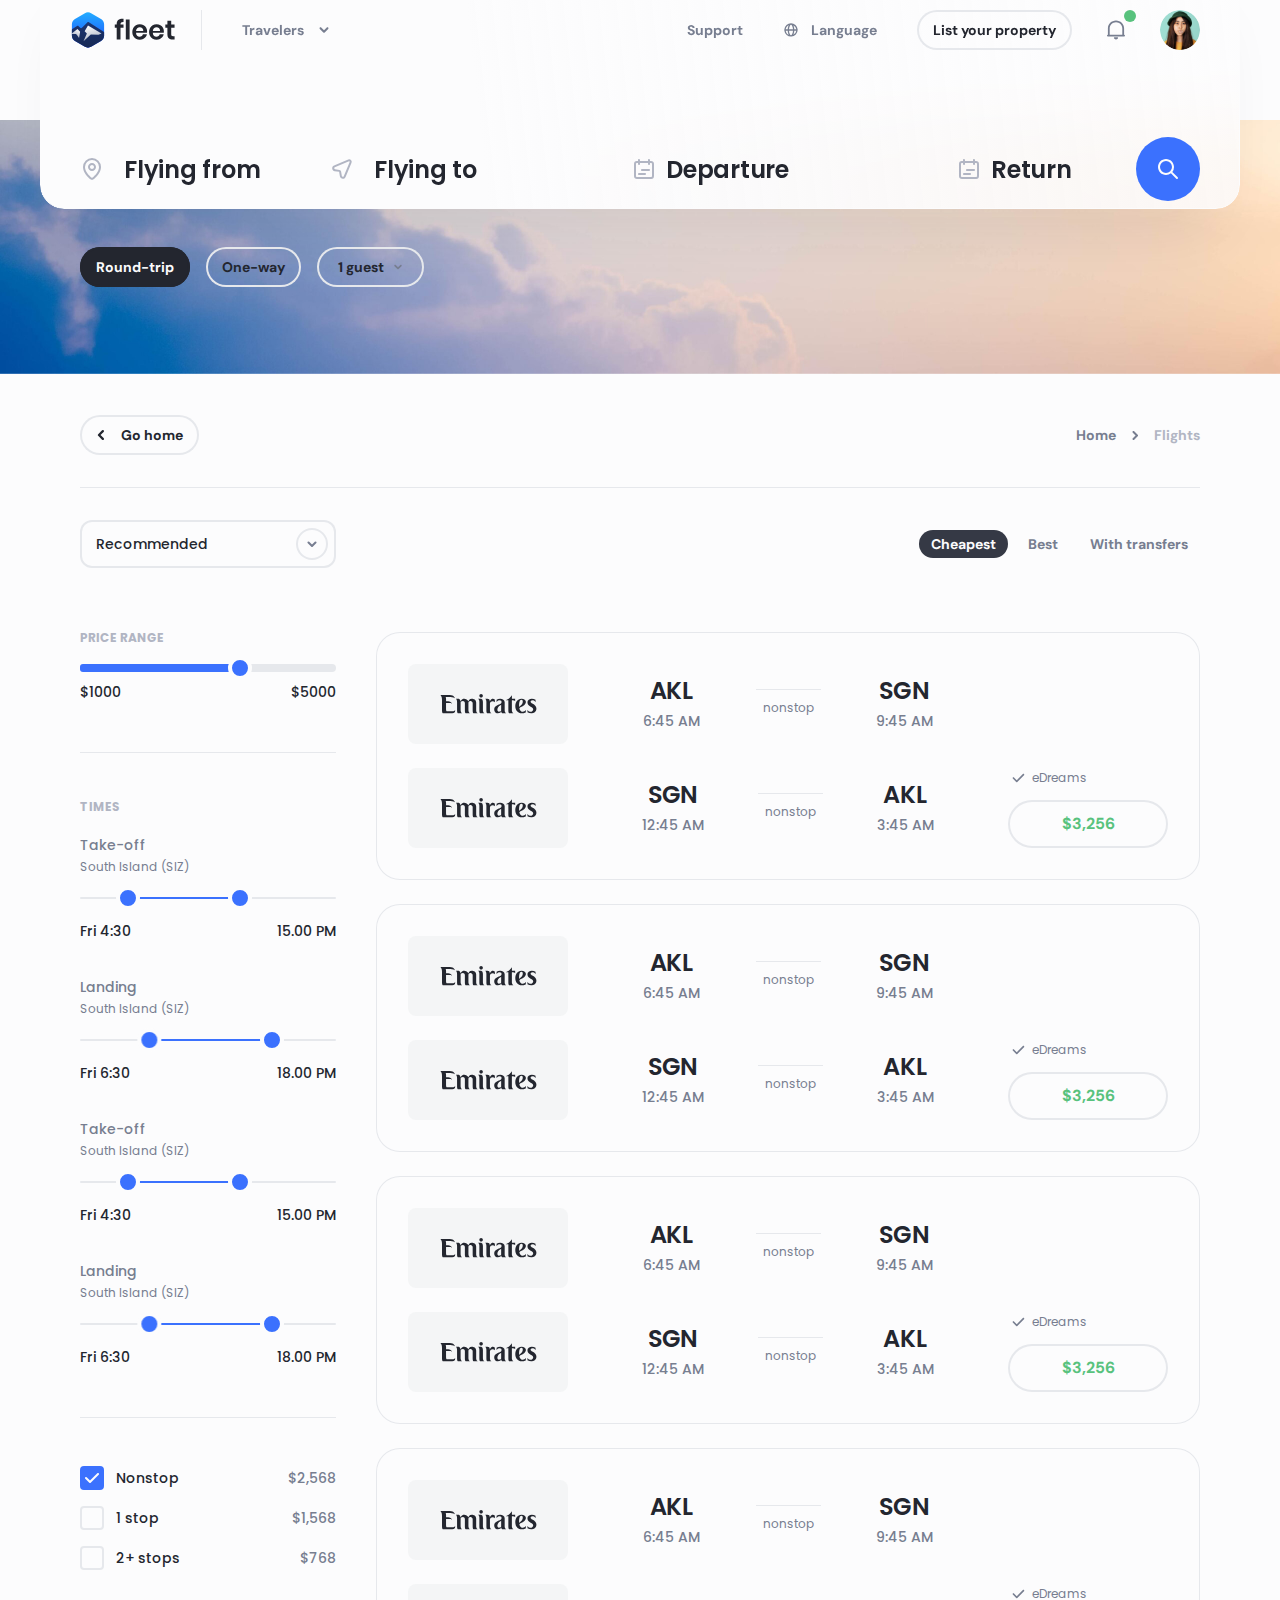
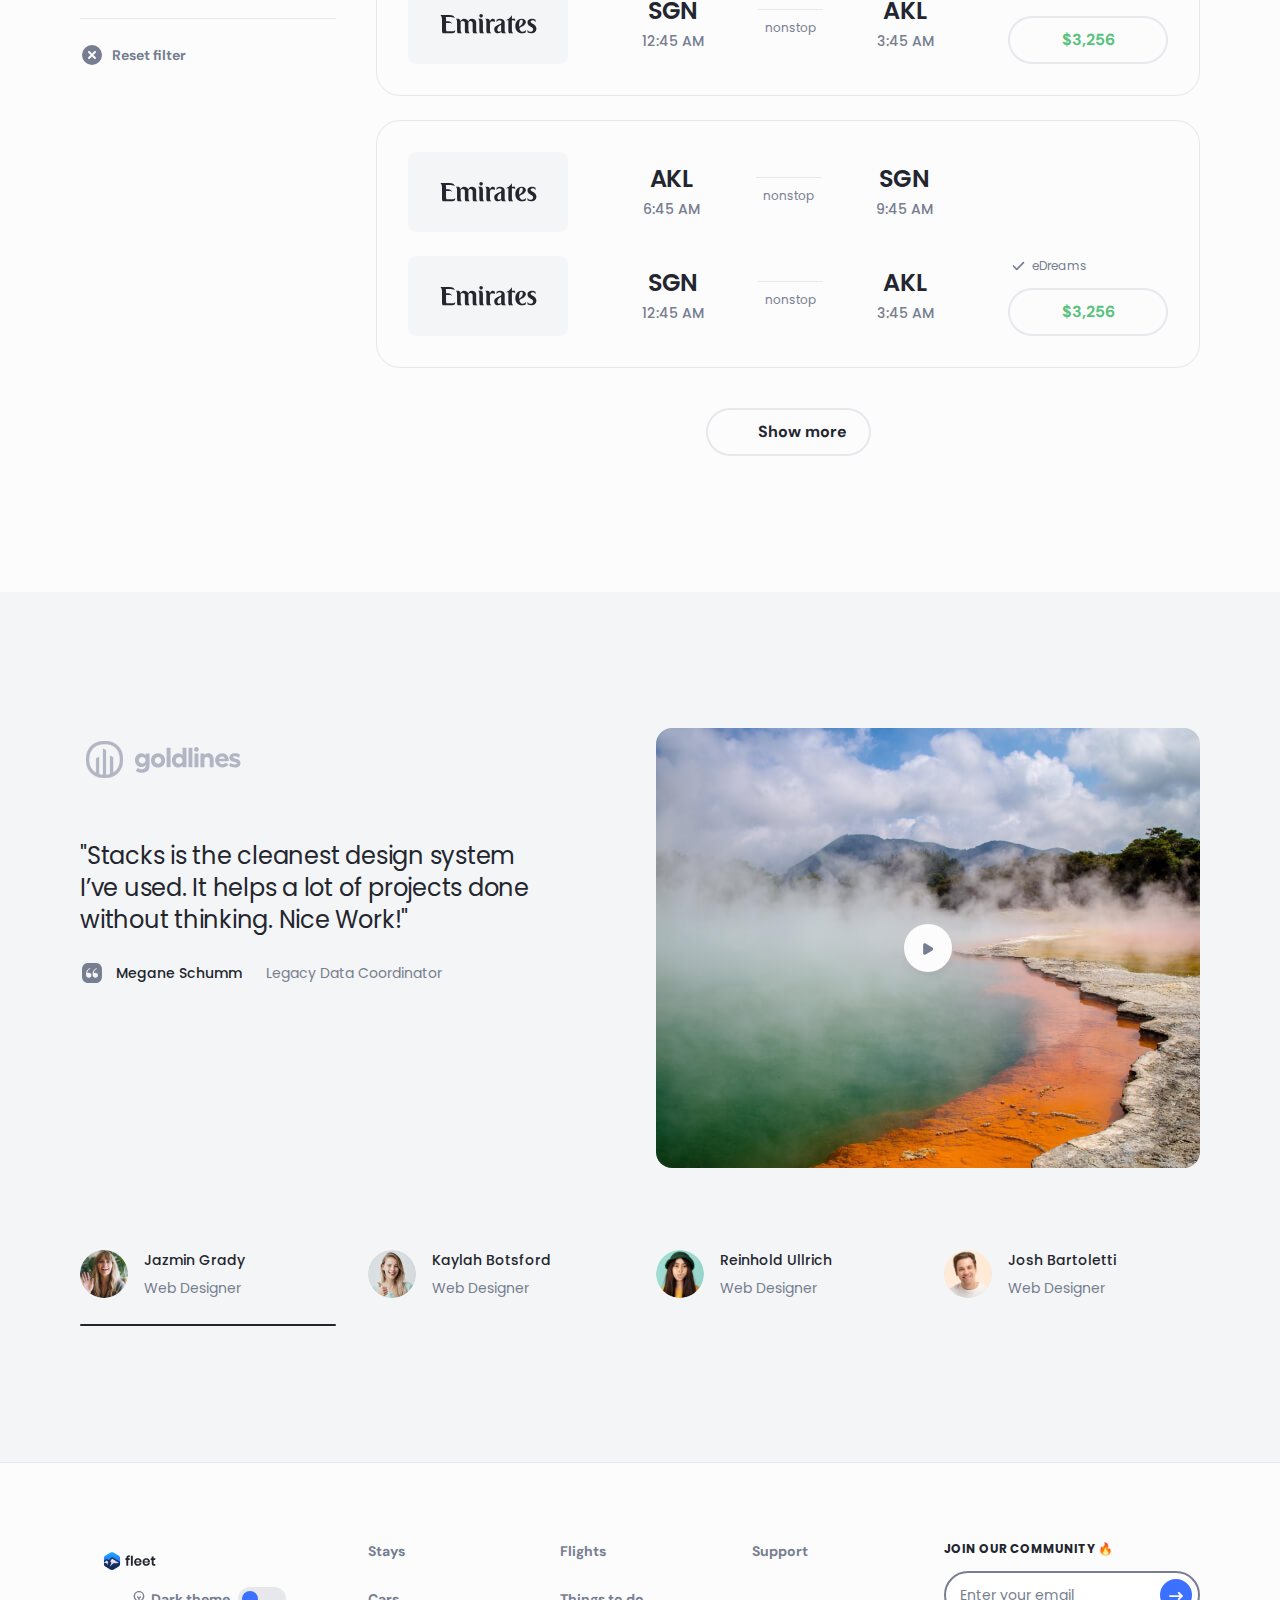
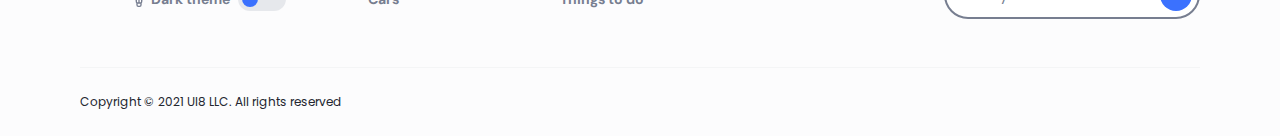
<file: flights-category.html>
<!DOCTYPE html>
<html lang="en">
  <head>
    <meta charset="utf-8">
    <title>Fleet</title>
    <meta http-equiv="X-UA-Compatible" content="IE=Edge">
    <meta name="viewport" content="width=device-width, initial-scale=1, maximum-scale=1.0, user-scalable=no">
    <meta name="format-detection" content="telephone=no">
    <link rel="apple-touch-icon" sizes="180x180" href="img/apple-touch-icon.png">
    <link rel="icon" type="image/png" sizes="32x32" href="img/favicon-32x32.png">
    <link rel="icon" type="image/png" sizes="16x16" href="img/favicon-16x16.png">
    <link rel="manifest" href="img/site.webmanifest">
    <link rel="mask-icon" href="img/safari-pinned-tab.svg" color="#5bbad5">
    <meta name="msapplication-TileColor" content="#da532c">
    <meta name="theme-color" content="#ffffff">
    <meta name="description" content="Epic Travel Shopping Design Kit">
    <meta name="twitter:card" content="summary">
    <meta name="twitter:site" content="@ui8">
    <meta name="twitter:title" content="Fleet – Travel Shopping UI Kit">
    <meta name="twitter:description" content="Epic Travel Shopping Design Kit">
    <meta name="twitter:creator" content="@ui8">
    <meta name="twitter:image" content="https://ui8-fleet-html.herokuapp.com/img/twitter-card.jpg">
    <meta property="og:title" content="Fleet – Travel Shopping UI Kit">
    <meta property="og:type" content="Article">
    <meta property="og:url" content="https://ui8.net/ui8/products/fleet--travel-shopping-ui-design-kit">
    <meta property="og:image" content="https://ui8-fleet-html.herokuapp.com/img/fb-og-image.jpg">
    <meta property="og:description" content="Epic Travel Shopping Design Kit">
    <meta property="og:site_name" content="Fleet – Travel Shopping UI Kit">
    <meta property="fb:admins" content="132951670226590">
    <link rel="preconnect" href="https://fonts.gstatic.com">
    <link href="https://fonts.googleapis.com/css2?family=DM+Sans:wght@700&amp;family=Poppins:wght@400;500;600;700&amp;display=swap" rel="stylesheet">
    <link rel="stylesheet" media="all" href="css/app.min.css">
    <script>
      var viewportmeta = document.querySelector('meta[name="viewport"]');
      if (viewportmeta) {
        if (screen.width < 375) {
          var newScale = screen.width / 375;
          viewportmeta.content = 'width=375, minimum-scale=' + newScale + ', maximum-scale=1.0, user-scalable=no, initial-scale=' + newScale + '';
        } else {
          viewportmeta.content = 'width=device-width, maximum-scale=1.0, initial-scale=1.0';
        }
      }
    </script>
  </head>
  <body>
    <script>
      console.log(localStorage.getItem('darkMode'));
      if (localStorage.getItem('darkMode') === "on") {
        document.body.classList.add("dark");
        document.addEventListener("DOMContentLoaded", function() {
          document.querySelector('.js-theme input').checked = true;
        });
      }
    </script>
    <!-- outer-->
    <div class="outer">
      <!-- header-->
      <header class="header js-header">
        <div class="header__center center"><a class="header__logo" href="index.html"><img class="some-icon" src="img/logo-dark.svg" alt="Fleet"><img class="some-icon-dark" src="img/logo-light.svg" alt="Fleet"></a>
          <div class="header__wrapper js-header-wrapper">
            <div class="header__item header__item_dropdown js-header-item">
              <button class="header__head js-header-head">Travelers
                <svg class="icon icon-arrow-down">
                  <use xlink:href="#icon-arrow-down"></use>
                </svg>
              </button>
              <div class="header__body js-header-body">
                <div class="header__menu"><a class="header__link" href="index.html">
                    <svg class="icon icon-comment">
                      <use xlink:href="#icon-comment"></use>
                    </svg>Stays</a><a class="header__link" href="flights.html">
                    <svg class="icon icon-email">
                      <use xlink:href="#icon-email"></use>
                    </svg>Flights</a><a class="header__link" href="things-to-do.html">
                    <svg class="icon icon-home">
                      <use xlink:href="#icon-home"></use>
                    </svg>Things to do</a><a class="header__link" href="cars.html">
                    <svg class="icon icon-email">
                      <use xlink:href="#icon-email"></use>
                    </svg>Cars</a></div>
              </div>
            </div><a class="header__item" href="support.html">Support</a>
            <div class="header__item header__item_language js-header-item">
              <button class="header__head js-header-head">
                <svg class="icon icon-globe">
                  <use xlink:href="#icon-globe"></use>
                </svg>Language
              </button>
              <div class="header__body js-header-body">
                <div class="header__list"><a class="header__box active" href="#">
                    <div class="header__category">English</div>
                    <div class="header__country">United States</div></a><a class="header__box" href="#">
                    <div class="header__category">Vietnamese</div>
                    <div class="header__country">Vietnamese</div></a><a class="header__box" href="#">
                    <div class="header__category">Français</div>
                    <div class="header__country">Belgique</div></a><a class="header__box" href="#">
                    <div class="header__category">Français</div>
                    <div class="header__country">Canada</div></a></div>
              </div>
            </div><a class="button button-stroke button-small header__button" href="list-your-property.html">List your property</a>
          </div>
          <div class="header__item header__item_notification js-header-item">
            <button class="header__head js-header-head active">
              <svg class="icon icon-notification">
                <use xlink:href="#icon-notification"></use>
              </svg>
            </button>
            <div class="header__body js-header-body">
              <div class="header__title">Notification</div>
              <div class="header__notifications"><a class="header__notification" href="message-center.html">
                  <div class="header__avatar"><img src="img/content/avatar-1.jpg" alt="Avatar"></div>
                  <div class="header__details">
                    <div class="header__subtitle">Kohaku Tora</div>
                    <div class="header__content">just sent you a message</div>
                    <div class="header__date">1 minute ago</div>
                    <div class="header__status" style="background-color: #3B71FE;"></div>
                  </div></a><a class="header__notification" href="message-center.html">
                  <div class="header__avatar"><img src="img/content/avatar-1.jpg" alt="Avatar"></div>
                  <div class="header__details">
                    <div class="header__subtitle">Kohaku Tora</div>
                    <div class="header__content">just sent you a message</div>
                    <div class="header__date">3 hours ago</div>
                    <div class="header__status" style="background-color: #3B71FE;"></div>
                  </div></a></div>
            </div>
          </div><a class="header__login js-popup-open" href="#popup-login" data-effect="mfp-zoom-in">
            <svg class="icon icon-user">
              <use xlink:href="#icon-user"></use>
            </svg></a>
          <div class="header__item header__item_user js-header-item">
            <button class="header__head js-header-head"><img src="img/content/avatar-2.jpg" alt="Avatar"></button>
            <div class="header__body js-header-body">
              <div class="header__group">
                <div class="header__menu"><a class="header__link" href="message-center.html">
                    <svg class="icon icon-comment">
                      <use xlink:href="#icon-comment"></use>
                    </svg>Messages</a><a class="header__link" href="bookings-list.html">
                    <svg class="icon icon-home">
                      <use xlink:href="#icon-home"></use>
                    </svg>Bookings</a><a class="header__link" href="wishlists.html">
                    <svg class="icon icon-email">
                      <use xlink:href="#icon-email"></use>
                    </svg>Wishlists</a></div>
                <div class="header__menu"><a class="header__link" href="list-your-property.html">
                    <svg class="icon icon-building">
                      <use xlink:href="#icon-building"></use>
                    </svg>List your property</a><a class="header__link" href="host-an-experience.html">
                    <svg class="icon icon-flag">
                      <use xlink:href="#icon-flag"></use>
                    </svg>Host an experience</a></div>
              </div>
              <div class="header__btns"><a class="button button-small header__button" href="account-setting.html">Account</a>
                <button class="button-stroke button-small header__button">Log out</button>
              </div>
            </div>
          </div>
          <button class="header__burger js-header-burger"></button>
        </div>
      </header>
      <!-- outer content-->
      <div class="outer__inner">
        <div class="section main main_flights-category">
          <div class="main__bg"><img src="img/content/bg-flight-1.jpg" alt="Flight"></div>
          <div class="main__center center">
            <div class="panel panel_flights-category">
              <div class="panel__background"></div>
              <div class="panel__controls">
                <button class="button-stroke button-small panel__button active">Round-trip</button>
                <button class="button-stroke button-small panel__button">One-way</button>
                <div class="guests js-guests">
                  <div class="guests__head js-guests-head">
                    <div class="guests__content js-guests-content">1 guest</div>
                    <svg class="icon icon-arrow-down">
                      <use xlink:href="#icon-arrow-down"></use>
                    </svg>
                  </div>
                  <div class="guests__body js-guests-body">
                    <div class="counter js-counter" data-min="1">
                      <button class="counter__button js-counter-button js-counter-minus disabled" type="button">
                        <svg class="icon icon-minus">
                          <use xlink:href="#icon-minus"></use>
                        </svg>
                      </button>
                      <div class="counter__value js-counter-value"></div>
                      <button class="counter__button js-counter-button js-counter-plus" type="button">
                        <svg class="icon icon-plus">
                          <use xlink:href="#icon-plus"></use>
                        </svg>
                      </button>
                      <input class="js-counter-input js-counter-result js-counter-quests" type="hidden"/>
                    </div>
                  </div>
                </div>
              </div>
              <div class="panel__body">
                <div class="panel__row">
                  <div class="location js-location location_small location_down">
                    <div class="location__head js-location-head">
                      <div class="location__icon">
                        <svg class="icon icon-marker">
                          <use xlink:href="#icon-marker"></use>
                        </svg>
                      </div>
                      <input class="location__input js-location-input" type="text" name="location" autocomplete="off" placeholder="Flying from"/>
                      <button class="location__clear js-location-clear">
                        <svg class="icon icon-close-circle">
                          <use xlink:href="#icon-close-circle"></use>
                        </svg>
                      </button>
                    </div>
                    <div class="location__body js-location-body">
                      <div class="location__list"><a class="location__item js-location-item" href="#">New York, NY</a><a class="location__item js-location-item" href="#">New York, Manhattan</a><a class="location__item js-location-item" href="#">New Zealand</a><a class="location__item js-location-item" href="#">New Smyrna Beach, FL</a><a class="location__item js-location-item" href="#">Newark, NJ</a></div>
                    </div>
                  </div>
                  <div class="location js-location location_small location_down">
                    <div class="location__head js-location-head">
                      <div class="location__icon">
                        <svg class="icon icon-location">
                          <use xlink:href="#icon-location"></use>
                        </svg>
                      </div>
                      <input class="location__input js-location-input" type="text" name="location" autocomplete="off" placeholder="Flying to"/>
                      <button class="location__clear js-location-clear">
                        <svg class="icon icon-close-circle">
                          <use xlink:href="#icon-close-circle"></use>
                        </svg>
                      </button>
                    </div>
                    <div class="location__body js-location-body">
                      <div class="location__list"><a class="location__item js-location-item" href="#">New York, NY</a><a class="location__item js-location-item" href="#">New York, Manhattan</a><a class="location__item js-location-item" href="#">New Zealand</a><a class="location__item js-location-item" href="#">New Smyrna Beach, FL</a><a class="location__item js-location-item" href="#">Newark, NJ</a></div>
                    </div>
                  </div>
                  <div class="datepicker js-date-range datepicker_small datepicker_down" data-format="ddd, MMM DD" data-container=".datepicker">
                    <div class="datepicker__list">
                      <div class="datepicker__item">
                        <input class="datepicker__input js-date-from" type="text" placeholder="Departure" readonly="readonly"/>
                        <div class="datepicker__icon">
                          <svg class="icon icon-calendar">
                            <use xlink:href="#icon-calendar"></use>
                          </svg>
                        </div>
                      </div>
                      <div class="datepicker__item">
                        <input class="datepicker__input js-date-to" type="text" placeholder="Return" readonly="readonly"/>
                        <div class="datepicker__icon">
                          <svg class="icon icon-calendar">
                            <use xlink:href="#icon-calendar"></use>
                          </svg>
                        </div>
                      </div>
                    </div>
                  </div>
                  <button class="panel__search">
                    <svg class="icon icon-search">
                      <use xlink:href="#icon-search"></use>
                    </svg><span>Search</span>
                  </button>
                </div>
              </div>
            </div>
          </div>
        </div>
        <div class="section flights">
          <div class="flights__center center">
            <div class="control"><a class="button-stroke button-small control__button" href="flights.html">
                <svg class="icon icon-arrow-left">
                  <use xlink:href="#icon-arrow-left"></use>
                </svg><span>Go home</span></a>
              <ul class="breadcrumbs">
                <li class="breadcrumbs__item"><a class="breadcrumbs__link" href="flights.html">Home</a></li>
                <li class="breadcrumbs__item">Flights</li>
              </ul>
            </div>
            <div class="flights__sorting">
              <div class="flights__select">
                <select class="select">
                  <option>Recommended</option>
                  <option>Popular</option>
                  <option>In exchange</option>
                </select>
              </div>
              <div class="flights__select tablet-show">
                <select class="select">
                  <option>Cheapest</option>
                  <option>Best</option>
                  <option>With transfers</option>
                </select>
              </div>
              <div class="nav"><a class="nav__link active" href="#">Cheapest</a><a class="nav__link" href="#">Best</a><a class="nav__link" href="#">With transfers</a></div>
              <button class="button-stroke flights__button">Advanced filter</button>
            </div>
            <div class="flights__row">
              <div class="flights__filters">
                <div class="flights__group">
                  <div class="flights__box">
                    <div class="range">
                      <div class="range__label">Price range</div>
                      <div class="range__slider js-slider" data-min="1000" data-max="5000" data-start="3500" data-step="50" data-tooltips="true" data-prefix="$"></div>
                      <div class="range__indicators">
                        <div class="range__text">$1000</div>
                        <div class="range__text">$5000</div>
                      </div>
                    </div>
                  </div>
                  <div class="flights__box">
                    <div class="range range_time js-range-time">
                      <div class="range__label">Times</div>
                      <div class="range__info">Take-off</div>
                      <div class="range__note">South Island (SIZ)</div>
                      <div class="range__slider js-range-slider" data-from="4.5" data-to="15"></div>
                      <div class="range__indicators">
                        <div class="range__text">Fri <span class="js-range-start"></span></div>
                        <div class="range__text"><span class="js-range-finish"></span> PM</div>
                      </div>
                    </div>
                    <div class="range range_time js-range-time">
                      <div class="range__info">Landing</div>
                      <div class="range__note">South Island (SIZ)</div>
                      <div class="range__slider js-range-slider" data-from="6.5" data-to="18"></div>
                      <div class="range__indicators">
                        <div class="range__text">Fri <span class="js-range-start"></span></div>
                        <div class="range__text"><span class="js-range-finish"></span> PM</div>
                      </div>
                    </div>
                    <div class="range range_time js-range-time">
                      <div class="range__info">Take-off</div>
                      <div class="range__note">South Island (SIZ)</div>
                      <div class="range__slider js-range-slider" data-from="4.5" data-to="15"></div>
                      <div class="range__indicators">
                        <div class="range__text">Fri <span class="js-range-start"></span></div>
                        <div class="range__text"><span class="js-range-finish"></span> PM</div>
                      </div>
                    </div>
                    <div class="range range_time js-range-time">
                      <div class="range__info">Landing</div>
                      <div class="range__note">South Island (SIZ)</div>
                      <div class="range__slider js-range-slider" data-from="6.5" data-to="18"></div>
                      <div class="range__indicators">
                        <div class="range__text">Fri <span class="js-range-start"></span></div>
                        <div class="range__text"><span class="js-range-finish"></span> PM</div>
                      </div>
                    </div>
                  </div>
                  <div class="flights__box">
                    <div class="flights__variants">
                      <label class="checkbox">
                        <input class="checkbox__input" type="checkbox" checked="checked"/><span class="checkbox__inner"><span class="checkbox__tick"></span><span class="checkbox__flex"><span class="checkbox__text">Nonstop</span><span class="checkbox__counter">$2,568</span></span></span>
                      </label>
                      <label class="checkbox">
                        <input class="checkbox__input" type="checkbox"/><span class="checkbox__inner"><span class="checkbox__tick"></span><span class="checkbox__flex"><span class="checkbox__text">1 stop</span><span class="checkbox__counter">$1,568</span></span></span>
                      </label>
                      <label class="checkbox">
                        <input class="checkbox__input" type="checkbox"/><span class="checkbox__inner"><span class="checkbox__tick"></span><span class="checkbox__flex"><span class="checkbox__text">2+ stops</span><span class="checkbox__counter">$768</span></span></span>
                      </label>
                    </div>
                  </div>
                </div>
                <button class="flights__reset">
                  <svg class="icon icon-close-circle-fill">
                    <use xlink:href="#icon-close-circle-fill"></use>
                  </svg>Reset filter
                </button>
              </div>
              <div class="flights__container">
                <div class="flights__list">
                  <div class="flight">
                    <div class="flight__wrap">
                      <div class="flight__item">
                        <div class="flight__logo"><img src="img/content/emirates.svg" alt="Emirates"/></div>
                        <div class="flight__details">
                          <div class="flight__box">
                            <div class="flight__title">AKL</div>
                            <div class="flight__time">6:45 AM</div>
                          </div>
                          <div class="flight__note">nonstop</div>
                          <div class="flight__box">
                            <div class="flight__title">SGN</div>
                            <div class="flight__time">9:45 AM</div>
                          </div>
                        </div>
                      </div>
                      <div class="flight__item">
                        <div class="flight__logo"><img src="img/content/emirates.svg" alt="Emirates"/></div>
                        <div class="flight__details">
                          <div class="flight__box">
                            <div class="flight__title">SGN</div>
                            <div class="flight__time">12:45 AM</div>
                          </div>
                          <div class="flight__note">nonstop</div>
                          <div class="flight__box">
                            <div class="flight__title">AKL</div>
                            <div class="flight__time">3:45 AM</div>
                          </div>
                        </div>
                      </div>
                    </div>
                    <div class="flight__control">
                      <div class="flight__info">
                        <svg class="icon icon-tick">
                          <use xlink:href="#icon-tick"></use>
                        </svg>eDreams
                      </div>
                      <button class="button-stroke flight__button"><span class="flight__price">$3,256</span><span class="flight__more"><span>View deal</span>
                          <svg class="icon icon-arrow-next">
                            <use xlink:href="#icon-arrow-next"></use>
                          </svg></span></button>
                    </div>
                  </div>
                  <div class="flight">
                    <div class="flight__wrap">
                      <div class="flight__item">
                        <div class="flight__logo"><img src="img/content/emirates.svg" alt="Emirates"/></div>
                        <div class="flight__details">
                          <div class="flight__box">
                            <div class="flight__title">AKL</div>
                            <div class="flight__time">6:45 AM</div>
                          </div>
                          <div class="flight__note">nonstop</div>
                          <div class="flight__box">
                            <div class="flight__title">SGN</div>
                            <div class="flight__time">9:45 AM</div>
                          </div>
                        </div>
                      </div>
                      <div class="flight__item">
                        <div class="flight__logo"><img src="img/content/emirates.svg" alt="Emirates"/></div>
                        <div class="flight__details">
                          <div class="flight__box">
                            <div class="flight__title">SGN</div>
                            <div class="flight__time">12:45 AM</div>
                          </div>
                          <div class="flight__note">nonstop</div>
                          <div class="flight__box">
                            <div class="flight__title">AKL</div>
                            <div class="flight__time">3:45 AM</div>
                          </div>
                        </div>
                      </div>
                    </div>
                    <div class="flight__control">
                      <div class="flight__info">
                        <svg class="icon icon-tick">
                          <use xlink:href="#icon-tick"></use>
                        </svg>eDreams
                      </div>
                      <button class="button-stroke flight__button"><span class="flight__price">$3,256</span><span class="flight__more"><span>View deal</span>
                          <svg class="icon icon-arrow-next">
                            <use xlink:href="#icon-arrow-next"></use>
                          </svg></span></button>
                    </div>
                  </div>
                  <div class="flight">
                    <div class="flight__wrap">
                      <div class="flight__item">
                        <div class="flight__logo"><img src="img/content/emirates.svg" alt="Emirates"/></div>
                        <div class="flight__details">
                          <div class="flight__box">
                            <div class="flight__title">AKL</div>
                            <div class="flight__time">6:45 AM</div>
                          </div>
                          <div class="flight__note">nonstop</div>
                          <div class="flight__box">
                            <div class="flight__title">SGN</div>
                            <div class="flight__time">9:45 AM</div>
                          </div>
                        </div>
                      </div>
                      <div class="flight__item">
                        <div class="flight__logo"><img src="img/content/emirates.svg" alt="Emirates"/></div>
                        <div class="flight__details">
                          <div class="flight__box">
                            <div class="flight__title">SGN</div>
                            <div class="flight__time">12:45 AM</div>
                          </div>
                          <div class="flight__note">nonstop</div>
                          <div class="flight__box">
                            <div class="flight__title">AKL</div>
                            <div class="flight__time">3:45 AM</div>
                          </div>
                        </div>
                      </div>
                    </div>
                    <div class="flight__control">
                      <div class="flight__info">
                        <svg class="icon icon-tick">
                          <use xlink:href="#icon-tick"></use>
                        </svg>eDreams
                      </div>
                      <button class="button-stroke flight__button"><span class="flight__price">$3,256</span><span class="flight__more"><span>View deal</span>
                          <svg class="icon icon-arrow-next">
                            <use xlink:href="#icon-arrow-next"></use>
                          </svg></span></button>
                    </div>
                  </div>
                  <div class="flight">
                    <div class="flight__wrap">
                      <div class="flight__item">
                        <div class="flight__logo"><img src="img/content/emirates.svg" alt="Emirates"/></div>
                        <div class="flight__details">
                          <div class="flight__box">
                            <div class="flight__title">AKL</div>
                            <div class="flight__time">6:45 AM</div>
                          </div>
                          <div class="flight__note">nonstop</div>
                          <div class="flight__box">
                            <div class="flight__title">SGN</div>
                            <div class="flight__time">9:45 AM</div>
                          </div>
                        </div>
                      </div>
                      <div class="flight__item">
                        <div class="flight__logo"><img src="img/content/emirates.svg" alt="Emirates"/></div>
                        <div class="flight__details">
                          <div class="flight__box">
                            <div class="flight__title">SGN</div>
                            <div class="flight__time">12:45 AM</div>
                          </div>
                          <div class="flight__note">nonstop</div>
                          <div class="flight__box">
                            <div class="flight__title">AKL</div>
                            <div class="flight__time">3:45 AM</div>
                          </div>
                        </div>
                      </div>
                    </div>
                    <div class="flight__control">
                      <div class="flight__info">
                        <svg class="icon icon-tick">
                          <use xlink:href="#icon-tick"></use>
                        </svg>eDreams
                      </div>
                      <button class="button-stroke flight__button"><span class="flight__price">$3,256</span><span class="flight__more"><span>View deal</span>
                          <svg class="icon icon-arrow-next">
                            <use xlink:href="#icon-arrow-next"></use>
                          </svg></span></button>
                    </div>
                  </div>
                  <div class="flight">
                    <div class="flight__wrap">
                      <div class="flight__item">
                        <div class="flight__logo"><img src="img/content/emirates.svg" alt="Emirates"/></div>
                        <div class="flight__details">
                          <div class="flight__box">
                            <div class="flight__title">AKL</div>
                            <div class="flight__time">6:45 AM</div>
                          </div>
                          <div class="flight__note">nonstop</div>
                          <div class="flight__box">
                            <div class="flight__title">SGN</div>
                            <div class="flight__time">9:45 AM</div>
                          </div>
                        </div>
                      </div>
                      <div class="flight__item">
                        <div class="flight__logo"><img src="img/content/emirates.svg" alt="Emirates"/></div>
                        <div class="flight__details">
                          <div class="flight__box">
                            <div class="flight__title">SGN</div>
                            <div class="flight__time">12:45 AM</div>
                          </div>
                          <div class="flight__note">nonstop</div>
                          <div class="flight__box">
                            <div class="flight__title">AKL</div>
                            <div class="flight__time">3:45 AM</div>
                          </div>
                        </div>
                      </div>
                    </div>
                    <div class="flight__control">
                      <div class="flight__info">
                        <svg class="icon icon-tick">
                          <use xlink:href="#icon-tick"></use>
                        </svg>eDreams
                      </div>
                      <button class="button-stroke flight__button"><span class="flight__price">$3,256</span><span class="flight__more"><span>View deal</span>
                          <svg class="icon icon-arrow-next">
                            <use xlink:href="#icon-arrow-next"></use>
                          </svg></span></button>
                    </div>
                  </div>
                </div>
                <div class="flights__btns">
                  <button class="button-stroke flights__button">
                    <div class="loader"></div><span>Show more</span>
                  </button>
                </div>
              </div>
            </div>
          </div>
        </div>
        <div class="section-pd section-mb0 section-bg">
          <div class="testimonials__center center js-tabs">
            <div class="testimonials__container">
              <div class="testimonials__item js-tabs-item">
                <div class="testimonials__row">
                  <div class="testimonials__col">
                    <div class="testimonials__logo"><img src="img/content/goldlines.svg" alt="Logo"></div>
                    <div class="testimonials__comment">"Stacks is the cleanest design system I’ve used. It helps a lot of projects done without thinking. Nice Work!"</div>
                    <div class="testimonials__details">
                      <div class="testimonials__icon">
                        <svg xmlns="http://www.w3.org/2000/svg" width="24" height="24" fill="none" viewBox="0 0 24 24">
                          <path fill-rule="evenodd" d="M2.804 5C2 6.392 2 8.262 2 12s0 5.608.804 7A6 6 0 0 0 5 21.196C6.392 22 8.262 22 12 22s5.608 0 7-.804A6 6 0 0 0 21.196 19C22 17.608 22 15.739 22 12s0-5.608-.804-7A6 6 0 0 0 19 2.804C17.608 2 15.739 2 12 2s-5.608 0-7 .804A6 6 0 0 0 2.804 5zm4.708 7.31c-.261-.783-.133-1.903.756-3.014.488-.61 1.056-1.083 1.704-1.421a.41.41 0 0 0 .186-.545c-.095-.184-.319-.261-.503-.166-1.17.607-2.057 1.381-2.662 2.32C6.331 10.512 6 11.674 6 12.972c0 1.998.929 3.78 2.948 3.78a2.47 2.47 0 0 0 2.135-1.21c.538-.897.466-2.283-.378-3.071-.835-.78-2.207-.944-3.194-.161zm6.576 0c-.261-.783-.133-1.903.756-3.014.488-.61 1.056-1.083 1.704-1.421a.41.41 0 0 0 .186-.545c-.095-.184-.319-.261-.503-.166-1.169.607-2.057 1.381-2.662 2.32-.661 1.027-.992 2.189-.992 3.487 0 1.998.929 3.78 2.948 3.78 1.367 0 2.476-1.031 2.476-2.476 0-1.571-1.117-2.476-2.476-2.476-.517 0-.995.17-1.436.51z" fill="#777E90"></path>
                        </svg>
                      </div>
                      <div class="testimonials__author">Megane Schumm</div>
                      <div class="testimonials__description">Legacy Data Coordinator</div>
                    </div>
                  </div>
                  <div class="testimonials__col">
                    <div class="testimonials__preview"><img srcSet="img/content/testimonials-pic@2x.jpg 2x" src="img/content/testimonials-pic.jpg" alt="Testimonials">
                      <button class="play play_small">
                        <svg class="icon icon-play">
                          <use xlink:href="#icon-play"></use>
                        </svg>
                      </button>
                    </div>
                  </div>
                </div>
              </div>
              <div class="testimonials__item js-tabs-item">
                <div class="testimonials__row">
                  <div class="testimonials__col">
                    <div class="testimonials__logo"><img src="img/content/velocity9.svg" alt="Logo"></div>
                    <div class="testimonials__comment">"Stacks is the cleanest design system I’ve used. It helps a lot of projects done without thinking. Nice Work!"</div>
                    <div class="testimonials__details">
                      <div class="testimonials__icon">
                        <svg xmlns="http://www.w3.org/2000/svg" width="24" height="24" fill="none" viewBox="0 0 24 24">
                          <path fill-rule="evenodd" d="M2.804 5C2 6.392 2 8.262 2 12s0 5.608.804 7A6 6 0 0 0 5 21.196C6.392 22 8.262 22 12 22s5.608 0 7-.804A6 6 0 0 0 21.196 19C22 17.608 22 15.739 22 12s0-5.608-.804-7A6 6 0 0 0 19 2.804C17.608 2 15.739 2 12 2s-5.608 0-7 .804A6 6 0 0 0 2.804 5zm4.708 7.31c-.261-.783-.133-1.903.756-3.014.488-.61 1.056-1.083 1.704-1.421a.41.41 0 0 0 .186-.545c-.095-.184-.319-.261-.503-.166-1.17.607-2.057 1.381-2.662 2.32C6.331 10.512 6 11.674 6 12.972c0 1.998.929 3.78 2.948 3.78a2.47 2.47 0 0 0 2.135-1.21c.538-.897.466-2.283-.378-3.071-.835-.78-2.207-.944-3.194-.161zm6.576 0c-.261-.783-.133-1.903.756-3.014.488-.61 1.056-1.083 1.704-1.421a.41.41 0 0 0 .186-.545c-.095-.184-.319-.261-.503-.166-1.169.607-2.057 1.381-2.662 2.32-.661 1.027-.992 2.189-.992 3.487 0 1.998.929 3.78 2.948 3.78 1.367 0 2.476-1.031 2.476-2.476 0-1.571-1.117-2.476-2.476-2.476-.517 0-.995.17-1.436.51z" fill="#777E90"></path>
                        </svg>
                      </div>
                      <div class="testimonials__author">Mara Hilpert</div>
                      <div class="testimonials__description">Web Designer</div>
                    </div>
                  </div>
                  <div class="testimonials__col">
                    <div class="testimonials__preview"><img srcSet="img/content/testimonials-pic@2x.jpg 2x" src="img/content/testimonials-pic.jpg" alt="Testimonials">
                      <button class="play play_small">
                        <svg class="icon icon-play">
                          <use xlink:href="#icon-play"></use>
                        </svg>
                      </button>
                    </div>
                  </div>
                </div>
              </div>
              <div class="testimonials__item js-tabs-item">
                <div class="testimonials__row">
                  <div class="testimonials__col">
                    <div class="testimonials__logo"><img src="img/content/velocity9.svg" alt="Logo"></div>
                    <div class="testimonials__comment">"Stacks is the cleanest design system I’ve used. It helps a lot of projects done without thinking. Nice Work!"</div>
                    <div class="testimonials__details">
                      <div class="testimonials__icon">
                        <svg xmlns="http://www.w3.org/2000/svg" width="24" height="24" fill="none" viewBox="0 0 24 24">
                          <path fill-rule="evenodd" d="M2.804 5C2 6.392 2 8.262 2 12s0 5.608.804 7A6 6 0 0 0 5 21.196C6.392 22 8.262 22 12 22s5.608 0 7-.804A6 6 0 0 0 21.196 19C22 17.608 22 15.739 22 12s0-5.608-.804-7A6 6 0 0 0 19 2.804C17.608 2 15.739 2 12 2s-5.608 0-7 .804A6 6 0 0 0 2.804 5zm4.708 7.31c-.261-.783-.133-1.903.756-3.014.488-.61 1.056-1.083 1.704-1.421a.41.41 0 0 0 .186-.545c-.095-.184-.319-.261-.503-.166-1.17.607-2.057 1.381-2.662 2.32C6.331 10.512 6 11.674 6 12.972c0 1.998.929 3.78 2.948 3.78a2.47 2.47 0 0 0 2.135-1.21c.538-.897.466-2.283-.378-3.071-.835-.78-2.207-.944-3.194-.161zm6.576 0c-.261-.783-.133-1.903.756-3.014.488-.61 1.056-1.083 1.704-1.421a.41.41 0 0 0 .186-.545c-.095-.184-.319-.261-.503-.166-1.169.607-2.057 1.381-2.662 2.32-.661 1.027-.992 2.189-.992 3.487 0 1.998.929 3.78 2.948 3.78 1.367 0 2.476-1.031 2.476-2.476 0-1.571-1.117-2.476-2.476-2.476-.517 0-.995.17-1.436.51z" fill="#777E90"></path>
                        </svg>
                      </div>
                      <div class="testimonials__author">Mara Hilpert</div>
                      <div class="testimonials__description">Legacy Data Coordinator</div>
                    </div>
                  </div>
                  <div class="testimonials__col">
                    <div class="testimonials__preview"><img srcSet="img/content/testimonials-pic@2x.jpg 2x" src="img/content/testimonials-pic.jpg" alt="Testimonials">
                      <button class="play play_small">
                        <svg class="icon icon-play">
                          <use xlink:href="#icon-play"></use>
                        </svg>
                      </button>
                    </div>
                  </div>
                </div>
              </div>
              <div class="testimonials__item js-tabs-item">
                <div class="testimonials__row">
                  <div class="testimonials__col">
                    <div class="testimonials__logo"><img src="img/content/goldlines.svg" alt="Logo"></div>
                    <div class="testimonials__comment">"Stacks is the cleanest design system I’ve used. It helps a lot of projects done without thinking. Nice Work!"</div>
                    <div class="testimonials__details">
                      <div class="testimonials__icon">
                        <svg xmlns="http://www.w3.org/2000/svg" width="24" height="24" fill="none" viewBox="0 0 24 24">
                          <path fill-rule="evenodd" d="M2.804 5C2 6.392 2 8.262 2 12s0 5.608.804 7A6 6 0 0 0 5 21.196C6.392 22 8.262 22 12 22s5.608 0 7-.804A6 6 0 0 0 21.196 19C22 17.608 22 15.739 22 12s0-5.608-.804-7A6 6 0 0 0 19 2.804C17.608 2 15.739 2 12 2s-5.608 0-7 .804A6 6 0 0 0 2.804 5zm4.708 7.31c-.261-.783-.133-1.903.756-3.014.488-.61 1.056-1.083 1.704-1.421a.41.41 0 0 0 .186-.545c-.095-.184-.319-.261-.503-.166-1.17.607-2.057 1.381-2.662 2.32C6.331 10.512 6 11.674 6 12.972c0 1.998.929 3.78 2.948 3.78a2.47 2.47 0 0 0 2.135-1.21c.538-.897.466-2.283-.378-3.071-.835-.78-2.207-.944-3.194-.161zm6.576 0c-.261-.783-.133-1.903.756-3.014.488-.61 1.056-1.083 1.704-1.421a.41.41 0 0 0 .186-.545c-.095-.184-.319-.261-.503-.166-1.169.607-2.057 1.381-2.662 2.32-.661 1.027-.992 2.189-.992 3.487 0 1.998.929 3.78 2.948 3.78 1.367 0 2.476-1.031 2.476-2.476 0-1.571-1.117-2.476-2.476-2.476-.517 0-.995.17-1.436.51z" fill="#777E90"></path>
                        </svg>
                      </div>
                      <div class="testimonials__author">Megane Schumm</div>
                      <div class="testimonials__description">Legacy Data Coordinator</div>
                    </div>
                  </div>
                  <div class="testimonials__col">
                    <div class="testimonials__preview"><img srcSet="img/content/testimonials-pic@2x.jpg 2x" src="img/content/testimonials-pic.jpg" alt="Testimonials">
                      <button class="play play_small">
                        <svg class="icon icon-play">
                          <use xlink:href="#icon-play"></use>
                        </svg>
                      </button>
                    </div>
                  </div>
                </div>
              </div>
            </div>
            <div class="testimonials__nav"><a class="testimonials__link js-tabs-link active" href="#" data-aos="animation-opacity">
                <div class="testimonials__avatar"><img src="img/content/avatar-4.jpg" alt="Avatar"></div>
                <div class="testimonials__group">
                  <div class="testimonials__man">Jazmin Grady</div>
                  <div class="testimonials__position">Web Designer</div>
                </div></a><a class="testimonials__link js-tabs-link" href="#" data-aos="animation-opacity">
                <div class="testimonials__avatar"><img src="img/content/avatar-5.jpg" alt="Avatar"></div>
                <div class="testimonials__group">
                  <div class="testimonials__man">Kaylah Botsford</div>
                  <div class="testimonials__position">Web Designer</div>
                </div></a><a class="testimonials__link js-tabs-link" href="#" data-aos="animation-opacity">
                <div class="testimonials__avatar"><img src="img/content/avatar-2.jpg" alt="Avatar"></div>
                <div class="testimonials__group">
                  <div class="testimonials__man">Reinhold Ullrich</div>
                  <div class="testimonials__position">Web Designer</div>
                </div></a><a class="testimonials__link js-tabs-link" href="#" data-aos="animation-opacity">
                <div class="testimonials__avatar"><img src="img/content/avatar-3.jpg" alt="Avatar"></div>
                <div class="testimonials__group">
                  <div class="testimonials__man">Josh Bartoletti</div>
                  <div class="testimonials__position">Web Designer</div>
                </div></a></div>
          </div>
        </div>
      </div>
      <!-- footer-->
      <footer class="footer">
        <div class="footer__center center">
          <div class="footer__row">
            <div class="footer__col"><a class="footer__logo" href="index.html"><img class="some-icon" src="img/logo-dark.svg" alt="Fleet"><img class="some-icon-dark" src="img/logo-light.svg" alt="Fleet"></a>
              <div class="footer__theme">
                <svg class="icon icon-bulb">
                  <use xlink:href="#icon-bulb"></use>
                </svg>Dark theme
                <label class="theme js-theme">
                  <input class="theme__input" type="checkbox"/><span class="theme__inner"><span class="theme__box"></span></span>
                </label>
              </div>
            </div>
            <div class="footer__col">
              <div class="footer__menu"><a class="footer__link" href="index.html">Stays</a><a class="footer__link" href="flights.html">Flights</a><a class="footer__link" href="support.html">Support</a><a class="footer__link" href="cars.html">Cars</a><a class="footer__link" href="things-to-do.html">Things to do</a></div>
            </div>
            <div class="footer__col">
              <div class="footer__info">Join our community 🔥</div>
              <form class="subscription">
                <input class="subscription__input" type="email" name="email" placeholder="Enter your email" required="required"/>
                <button class="subscription__btn">
                  <svg class="icon icon-arrow-next">
                    <use xlink:href="#icon-arrow-next"></use>
                  </svg>
                </button>
              </form>
            </div>
          </div>
          <div class="footer__bottom">
            <div class="footer__copyright">Copyright © 2021 UI8 LLC. All rights reserved</div>
          </div>
        </div>
      </footer>
    </div>
    <div class="popup popup_login mfp-hide" id="popup-login">
      <div class="login">
        <div class="login__item">
          <div class="login__title h3">Sign up on Fleet</div>
          <div class="login__info">Use Your OpenID to Sign up</div>
          <div class="login__btns">
            <button class="button login__button">
              <svg class="icon icon-google">
                <use xlink:href="#icon-google"></use>
              </svg><span>Google</span>
            </button>
            <button class="button-black login__button">
              <svg class="icon icon-apple">
                <use xlink:href="#icon-apple"></use>
              </svg><span>Apple</span>
            </button>
          </div>
          <div class="login__note">Or continue with email</div>
          <div class="subscription">
            <input class="subscription__input" type="email" name="email" placeholder="Enter your email" required>
            <button class="subscription__btn">
              <svg class="icon icon-arrow-next">
                <use xlink:href="#icon-arrow-next"></use>
              </svg>
            </button>
          </div>
          <div class="login__foot">Already have an account? <a class="login__link" href="#">Login</a></div>
        </div>
        <div class="login__item">
          <div class="login__title h3">Sign in</div>
          <div class="login__form">
            <div class="field field_view">
              <div class="field__wrap">
                <input class="field__input" type="password" name="password" placeholder="Password" required>
                <button class="field__view">
                  <svg class="icon icon-eye">
                    <use xlink:href="#icon-eye"></use>
                  </svg>
                </button>
              </div>
            </div>
            <button class="button login__button">Login</button>
          </div>
          <div class="login__foot"><a class="login__password" href="#">Forgot password?</a></div>
        </div>
        <div class="login__item">
          <div class="login__title h3">Let’s confirm it’s really you</div>
          <div class="login__info">Help us secure your account. Please complete the verifications below</div>
          <div class="login__form">
            <div class="login__variants">
              <label class="radio">
                <input class="radio__input" type="radio" name="login" checked="checked"/><span class="radio__inner"><span class="radio__tick"></span><span class="radio__text">Get the code by text message (SM) at +1 234 567 890</span></span>
              </label>
              <label class="radio">
                <input class="radio__input" type="radio" name="login"/><span class="radio__inner"><span class="radio__tick"></span><span class="radio__text">Get the code by email at tranm••••••••••••@gm•••.com</span></span>
              </label>
            </div>
            <button class="button login__button">Continue</button>
          </div>
        </div>
        <div class="login__item">
          <div class="login__title h3">Enter your security code</div>
          <div class="login__info">We texted your code to +1 234 567 890</div>
          <div class="login__form">
            <div class="login__code">
              <div class="login__number">
                <input type="tel">
              </div>
              <div class="login__number">
                <input type="tel">
              </div>
              <div class="login__number">
                <input type="tel">
              </div>
              <div class="login__number">
                <input type="tel">
              </div>
            </div>
          </div>
        </div>
      </div>
    </div>
    <!-- scripts-->
    <script src="js/lib/jquery.min.js"></script>
    <script src="js/lib/slick.min.js"></script>
    <script src="js/lib/jquery.nice-select.min.js"></script>
    <script src="js/lib/share-buttons.js"></script>
    <script src="js/lib/jquery.fancybox.min.js"></script>
    <script src="js/lib/jquery.rateyo.min.js"></script>
    <script src="js/lib/nouislider.min.js"></script>
    <script src="js/lib/wNumb.js"></script>
    <script src="js/lib/jquery.magnific-popup.min.js"></script>
    <script src="js/lib/moment.min.js"></script>
    <script src="js/lib/jquery.daterangepicker.min.js"></script>
    <script src="js/lib/simpleParallax.min.js"></script>
    <script src="js/demo.js"></script>
    <script src="js/app.js"></script>
    <!-- svg sprite-->
    <div style="display: none"><svg width="0" height="0">
<symbol xmlns="http://www.w3.org/2000/svg" viewBox="0 0 16 16" id="icon-arrow-down">
<path d="M10.805 6.362c-.26-.26-.682-.26-.943 0L8 8.224 6.138 6.362c-.26-.26-.682-.26-.943 0s-.26.682 0 .943l2.333 2.333c.26.26.682.26.943 0l2.333-2.333c.26-.26.26-.682 0-.943z"></path>
</symbol>
<symbol xmlns="http://www.w3.org/2000/svg" viewBox="0 0 16 16" id="icon-arrow-bottom">
<path d="M15.039 3.961c-.653-.653-1.713-.653-2.366 0L8 8.634 3.327 3.961c-.653-.653-1.713-.653-2.366 0s-.653 1.713 0 2.366l5.856 5.856c.653.653 1.713.653 2.366 0l5.856-5.856c.653-.653.653-1.713 0-2.366z"></path>
</symbol>
<symbol xmlns="http://www.w3.org/2000/svg" viewBox="0 0 16 16" id="icon-arrow-left">
<path d="M12.207.521a1.78 1.78 0 0 1 0 2.514L7.242 8l4.965 4.965a1.78 1.78 0 0 1 0 2.514 1.78 1.78 0 0 1-2.514 0L3.471 9.257a1.78 1.78 0 0 1 0-2.514L9.693.521a1.78 1.78 0 0 1 2.514 0z"></path>
</symbol>
<symbol xmlns="http://www.w3.org/2000/svg" viewBox="0 0 16 16" id="icon-arrow-right">
<path d="M6.528 5.195c-.26.26-.26.682 0 .943L8.39 8 6.528 9.862c-.26.26-.26.682 0 .943s.682.26.943 0l2.333-2.333c.26-.26.26-.682 0-.943L7.471 5.195c-.26-.26-.682-.26-.943 0z"></path>
</symbol>
<symbol xmlns="http://www.w3.org/2000/svg" viewBox="0 0 16 16" id="icon-email">
<path d="M13.334 2a2 2 0 0 1 1.995 1.851l.005.149v8a2 2 0 0 1-1.851 1.995l-.149.005H2.667a2 2 0 0 1-1.995-1.851L.667 12V4a2 2 0 0 1 1.851-1.995L2.667 2h10.667zm0 1.333H2.667C2.299 3.333 2 3.632 2 4v8c0 .368.298.667.667.667h10.667c.368 0 .667-.298.667-.667V4c0-.368-.298-.667-.667-.667zm-.821 1.573c.236.283.198.703-.085.939L9.281 8.468a2 2 0 0 1-2.561 0L3.574 5.845c-.283-.236-.321-.656-.085-.939s.656-.321.939-.085l3.146 2.622c.247.206.606.206.854 0l3.146-2.622c.283-.236.703-.197.939.085z"></path>
</symbol>
<symbol xmlns="http://www.w3.org/2000/svg" viewBox="0 0 16 16" id="icon-comment">
<path d="M8 1.413c1.643 0 3.124.162 4.203.326 1.127.171 2.019.997 2.213 2.12a17.13 17.13 0 0 1 .25 2.887 17.13 17.13 0 0 1-.25 2.887c-.193 1.123-1.086 1.949-2.213 2.12a28.6 28.6 0 0 1-3.787.323l-4.077 2.409a.67.67 0 0 1-1.006-.574v-2.269c-.902-.3-1.584-1.045-1.75-2.009-.135-.783-.25-1.777-.25-2.887s.115-2.104.25-2.887c.193-1.123 1.086-1.949 2.213-2.12 1.08-.164 2.561-.326 4.203-.326zm0 1.333a27.01 27.01 0 0 0-4.003.311c-.596.091-1.01.506-1.099 1.028a15.8 15.8 0 0 0-.231 2.661 15.8 15.8 0 0 0 .231 2.661c.078.453.395.817.856.97l.913.303v2.063l3.375-1.994.353-.006a27.26 27.26 0 0 0 3.609-.308c.596-.091 1.01-.506 1.099-1.028.125-.724.231-1.641.231-2.661s-.106-1.937-.231-2.661c-.09-.522-.504-.938-1.099-1.028A27.01 27.01 0 0 0 8 2.746zm-.667 4.667c.368 0 .667.298.667.667s-.298.667-.667.667h0-2.667C4.298 8.746 4 8.448 4 8.08s.298-.667.667-.667h0zm4-2.667c.368 0 .667.298.667.667s-.298.667-.667.667h0-6.667C4.298 6.08 4 5.781 4 5.413s.298-.667.667-.667h0z"></path>
</symbol>
<symbol xmlns="http://www.w3.org/2000/svg" viewBox="0 0 16 16" id="icon-home">
<path d="M8.287 1.411c.09.02.177.053.278.102l.086.044.318.184.132.079 2.561 1.543 3.348 2.009c.316.189.418.599.229.915-.17.284-.519.396-.817.277l-.097-.048-.99-.594v6.751c-.001.619-.013.951-.145 1.211-.128.251-.332.455-.583.583-.233.119-.526.141-1.033.144H10v.001H6v-.001H4.428c-.508-.004-.8-.026-1.033-.144-.251-.128-.455-.332-.583-.583-.119-.233-.141-.526-.144-1.033l-.001-6.928-.99.594c-.316.189-.725.087-.915-.229-.17-.284-.105-.644.14-.852l.088-.063 3.344-2.006L6.899 1.82l.451-.263.084-.043c.101-.049.189-.082.279-.102.189-.042.385-.042.574 0zM8 2.721l-.006.003-2.973 1.784L4 5.123l.001 7.651.008.399.005.071.002.018.018.002a6.48 6.48 0 0 0 .469.013H6V10.61a2 2 0 0 1 3.995-.149l.005.149v2.666h1.498l.399-.008.071-.005.018-.002.002-.018c.011-.133.013-.311.014-.608V5.123l-1.025-.618-2.969-1.781L8 2.721zm0 7.223c-.368 0-.667.298-.667.667l-.001 2.666h1.333l.001-2.666c0-.368-.298-.667-.667-.667z"></path>
</symbol>
<symbol xmlns="http://www.w3.org/2000/svg" viewBox="0 0 16 16" id="icon-home-fill">
<path d="M13.333 12.534V5.978l.99.594c.316.189.725.087.915-.229s.087-.725-.229-.915L11.661 3.42 9.1 1.877h0l-.45-.263-.086-.044c-.101-.049-.188-.082-.278-.102-.189-.042-.385-.042-.574 0-.09.02-.178.053-.279.102l-.084.043-.451.263h0L4.334 3.422.99 5.429c-.316.189-.418.599-.229.915s.599.418.915.229l.99-.594v6.556c0 .747 0 1.12.145 1.405.128.251.332.455.583.583.285.145.659.145 1.405.145h1.2v-4a2 2 0 0 1 4 0v4h1.2c.747 0 1.12 0 1.405-.145.251-.128.455-.332.583-.583.145-.285.145-.659.145-1.405z"></path>
</symbol>
<symbol xmlns="http://www.w3.org/2000/svg" viewBox="0 0 16 16" id="icon-globe">
<path d="M8 1.334a6.67 6.67 0 0 1 6.631 5.971l.003.029.033.667a6.67 6.67 0 0 1-13.3.667l-.033-.667c0-.225.011-.447.033-.667h0a6.67 6.67 0 0 1 6.634-6zm1.982 7.334H6.018c.077 1.396.391 2.599.817 3.451.532 1.065 1.021 1.216 1.164 1.216s.632-.151 1.164-1.216c.426-.852.74-2.055.817-3.451zm-5.299 0H2.708c.228 1.831 1.385 3.374 2.983 4.142-.556-1.068-.927-2.52-1.008-4.142zm8.609 0h-1.975c-.081 1.622-.452 3.074-1.009 4.142a5.34 5.34 0 0 0 2.984-4.143zm-7.6-5.476l-.143.071c-1.525.79-2.62 2.295-2.841 4.071h1.975c.08-1.623.452-3.074 1.008-4.143zM8 2.667c-.143 0-.632.151-1.164 1.216-.426.852-.74 2.055-.817 3.452h3.964c-.077-1.396-.391-2.6-.817-3.452-.501-1.002-.963-1.195-1.136-1.214L8 2.667h0zm2.308.524l.049.095c.53 1.059.882 2.473.96 4.048h1.975a5.34 5.34 0 0 0-2.984-4.143z"></path>
</symbol>
<symbol xmlns="http://www.w3.org/2000/svg" viewBox="0 0 16 16" id="icon-bell">
<path d="M8.833 12.861c.368 0 .679.313.516.643-.072.146-.169.281-.289.398-.281.276-.663.431-1.061.431s-.779-.155-1.061-.431a1.47 1.47 0 0 1-.289-.398c-.163-.33.148-.643.516-.643h1.667zM8 1.667c2.982 0 5.4 2.382 5.4 5.321v4.106h.011a.59.59 0 0 1 .589.589.59.59 0 0 1-.589.589H2.589A.59.59 0 0 1 2 11.683a.59.59 0 0 1 .589-.589H2.6V6.988c0-2.939 2.418-5.321 5.4-5.321zm0 1.178c-2.32 0-4.2 1.855-4.2 4.142v4.106h8.4V6.988c0-2.288-1.88-4.142-4.2-4.142z"></path>
</symbol>
<symbol xmlns="http://www.w3.org/2000/svg" viewBox="0 0 16 16" id="icon-flag">
<path d="M3.22 0c.368 0 .667.298.667.667v.666h7.768c1.097 0 1.707 1.239 1.089 2.103l-.077.098L10.553 6l2.113 2.466c.714.833.17 2.103-.888 2.196l-.124.005-7.768-.001v4.667c0 .368-.298.667-.667.667s-.667-.298-.667-.667V.667c0-.368.298-.667.667-.667zm8.434 2.667H3.886v6.667h7.768L8.797 6l2.857-3.333z"></path>
</symbol>
<symbol xmlns="http://www.w3.org/2000/svg" viewBox="0 0 16 16" id="icon-building">
<path d="M7.333 1.333a2 2 0 0 1 2 2v3.333h3.333a2 2 0 0 1 1.995 1.851l.005.149v4a2 2 0 0 1-1.851 1.995l-.149.005H3.333a2 2 0 0 1-2-2V3.333a2 2 0 0 1 2-2h4zm0 1.333h-4c-.335 0-.612.247-.659.568l-.007.099v9.333c0 .335.247.612.568.659l.099.007H4v-.667c0-.335.247-.612.568-.659L4.666 12H6c.335 0 .612.247.659.568l.007.099v.667H8v-10c0-.368-.298-.667-.667-.667zM12.666 8H9.333v5.333h3.333c.368 0 .667-.298.667-.667v-4c0-.368-.298-.667-.667-.667zm-1.333 3.333c.368 0 .667.298.667.667s-.298.667-.667.667-.667-.298-.667-.667.298-.667.667-.667zm0-2c.368 0 .667.298.667.667s-.298.667-.667.667-.667-.298-.667-.667.298-.667.667-.667zM6 9.333c.368 0 .667.298.667.667s-.298.667-.667.667h0-1.333C4.298 10.666 4 10.368 4 10s.298-.667.667-.667h0zm0-2.667c.368 0 .667.298.667.667S6.368 8 6 8H4.666C4.298 8 4 7.701 4 7.333s.298-.667.667-.667H6zM6 4c.368 0 .667.298.667.667s-.298.667-.667.667H4.666c-.368 0-.667-.298-.667-.667S4.298 4 4.666 4H6z"></path>
</symbol>
<symbol xmlns="http://www.w3.org/2000/svg" viewBox="0 0 16 16" id="icon-arrow-next">
<path d="M10.39 3.765c.464-.375 1.187-.349 1.615.057l3.692 3.5a.91.91 0 0 1 0 1.357l-3.692 3.5c-.428.406-1.151.431-1.615.057s-.493-1.007-.065-1.413L12.247 9H1.143C.512 9 0 8.552 0 8s.512-1 1.143-1h11.104l-1.922-1.822c-.428-.406-.399-1.038.065-1.413z"></path>
</symbol>
<symbol xmlns="http://www.w3.org/2000/svg" viewBox="0 0 16 16" id="icon-arrow-prev">
<path d="M5.61 12.235c-.464.375-1.187.349-1.615-.057l-3.692-3.5a.91.91 0 0 1 0-1.357l3.692-3.5c.428-.406 1.151-.431 1.615-.057s.493 1.007.065 1.413L3.753 7h11.104C15.488 7 16 7.448 16 8s-.512 1-1.143 1H3.753l1.922 1.822c.428.406.399 1.038-.065 1.413z"></path>
</symbol>
<symbol xmlns="http://www.w3.org/2000/svg" viewBox="0 0 16 16" id="icon-notification">
<path d="M8.833 12.861c.368 0 .679.313.516.643-.072.146-.169.281-.289.398-.281.276-.663.431-1.061.431s-.779-.155-1.061-.431a1.47 1.47 0 0 1-.289-.398c-.163-.33.148-.643.516-.643h1.667zM8 1.667c2.982 0 5.4 2.382 5.4 5.321v4.106h.011a.59.59 0 0 1 .589.589.59.59 0 0 1-.589.589H2.589A.59.59 0 0 1 2 11.683a.59.59 0 0 1 .589-.589H2.6V6.988c0-2.939 2.418-5.321 5.4-5.321zm0 1.178c-2.32 0-4.2 1.855-4.2 4.142v4.106h8.4V6.988c0-2.288-1.88-4.142-4.2-4.142z"></path>
</symbol>
<symbol xmlns="http://www.w3.org/2000/svg" viewBox="0 0 16 16" id="icon-bulb">
<path d="M7.999 0c2.946 0 5.333 2.388 5.333 5.333 0 1.684-.781 3.186-2 4.164v1.17c0 .591-.256 1.122-.663 1.488L10.668 14a2 2 0 0 1-2 2H7.335a2 2 0 0 1-2-2v-1.841c-.41-.366-.668-.899-.668-1.492v-1.17c-1.219-.977-2-2.479-2-4.164C2.666 2.388 5.054 0 7.999 0zm1.335 12.667l-2.667-.001V14c0 .368.298.667.667.667h1.333c.368 0 .667-.298.667-.667v-1.333h0zM7.999 1.333a4 4 0 0 0-4 4A3.99 3.99 0 0 0 5.5 8.457l.499.4v1.81c0 .368.298.667.667.667h.668V7.609L6.196 6.471c-.26-.26-.26-.682 0-.943s.682-.26.943 0h0L8 6.39l.862-.862c.26-.26.682-.26.943 0s.26.682 0 .943h0L8.667 7.609v3.724h.666c.368 0 .667-.298.667-.667v-1.81l.499-.4a3.99 3.99 0 0 0 1.501-3.123 4 4 0 0 0-4-4z"></path>
</symbol>
<symbol xmlns="http://www.w3.org/2000/svg" viewBox="0 0 16 16" id="icon-coin">
<path d="M8 1.334a6.67 6.67 0 0 1 6.667 6.667A6.67 6.67 0 0 1 8 14.667a6.67 6.67 0 0 1-6.667-6.667A6.67 6.67 0 0 1 8 1.334zm0 1.333c-2.946 0-5.333 2.388-5.333 5.333S5.054 13.334 8 13.334s5.333-2.388 5.333-5.333S10.945 2.667 8 2.667zm0 1.333c.368 0 .667.298.667.667a2 2 0 0 1 2 2c0 .368-.298.667-.667.667s-.667-.298-.667-.667-.298-.667-.667-.667H7.162c-.274 0-.496.222-.496.496 0 .213.137.403.339.47l2.411.804a1.83 1.83 0 0 1-.578 3.564h-.171c0 .368-.298.667-.667.667s-.667-.298-.667-.667a2 2 0 0 1-2-2c0-.368.298-.667.667-.667s.667.298.667.667.298.667.667.667h1.504c.274 0 .496-.222.496-.496 0-.213-.136-.403-.339-.47l-2.411-.804a1.83 1.83 0 0 1 .578-3.564h.171c0-.368.298-.667.667-.667z"></path>
</symbol>
<symbol xmlns="http://www.w3.org/2000/svg" viewBox="0 0 16 16" id="icon-star">
<path d="M9.69 1.529l1.442 2.838 3.238.457c1.517.214 2.211 2.086 1.041 3.192l-2.326 2.198.547 3.098c.28 1.587-1.404 2.653-2.73 1.977L8 13.809l-2.903 1.481c-1.328.678-3.011-.391-2.731-1.976l.547-3.098L.588 8.017C-.582 6.91.114 5.038 1.628 4.824l3.239-.457L6.31 1.529c.697-1.371 2.683-1.372 3.38 0z"></path>
</symbol>
<symbol xmlns="http://www.w3.org/2000/svg" viewBox="0 0 16 16" id="icon-play">
<path d="M1.509 2.463c0-1.71 1.876-2.755 3.33-1.855l8.945 5.538c1.378.853 1.378 2.857 0 3.711l-8.945 5.538c-1.454.899-3.33-.147-3.33-1.856V2.463z"></path>
</symbol>
<symbol xmlns="http://www.w3.org/2000/svg" viewBox="0 0 16 16" id="icon-modem">
<path d="M11.333 1.333c.368 0 .667.298.667.667h0v5.333h.667a2 2 0 0 1 1.995 1.851l.005.149V12a2 2 0 0 1-1.851 1.995l-.149.005-.007.099c-.048.321-.325.568-.659.568-.368 0-.667-.298-.667-.667h0-6.667c0 .368-.298.667-.667.667s-.667-.298-.667-.667h0a2 2 0 0 1-1.995-1.851L1.334 12V9.333a2 2 0 0 1 1.851-1.995l.149-.005H4V4.666C4 4.298 4.299 4 4.667 4s.667.298.667.667h0v2.667h5.333V2c0-.368.298-.667.667-.667zm1.334 7.333H3.334c-.368 0-.667.298-.667.667V12c0 .368.298.667.667.667h9.333c.368 0 .667-.298.667-.667V9.333c0-.368-.298-.667-.667-.667zM4.667 10c.368 0 .667.298.667.667s-.298.667-.667.667S4 11.035 4 10.666 4.299 10 4.667 10zm6.667 0c.368 0 .667.298.667.667s-.298.667-.667.667h0-4c-.368 0-.667-.298-.667-.667S6.965 10 7.333 10h0z"></path>
</symbol>
<symbol xmlns="http://www.w3.org/2000/svg" viewBox="0 0 16 16" id="icon-burger">
<path d="M10.001 2a4.67 4.67 0 0 1 4.667 4.667 1.99 1.99 0 0 1-.257.982c.555.355.923.977.923 1.685a2 2 0 0 1-.923 1.685c.164.289.257.624.257.981a2 2 0 0 1-2 2H3.334a2 2 0 0 1-2-2 1.99 1.99 0 0 1 .257-.981c-.556-.354-.925-.977-.925-1.686a2 2 0 0 1 .925-1.687c-.163-.289-.257-.624-.257-.98A4.67 4.67 0 0 1 6.001 2h4zm2.667 9.333H3.334c-.368 0-.667.299-.667.667 0 .335.247.612.568.659l.099.007h9.333c.368 0 .667-.299.667-.667s-.299-.667-.667-.667zm.665-2.667H2.666c-.368 0-.667.298-.667.667s.298.667.667.667h10.667c.368 0 .667-.298.667-.667s-.298-.667-.667-.667zm-3.332-5.333h-4c-1.841 0-3.333 1.492-3.333 3.333 0 .335.247.612.568.659l.099.007h9.333c.368 0 .667-.298.667-.667 0-1.841-1.492-3.333-3.333-3.333zM5.333 4.667c.368 0 .667.298.667.667S5.701 6 5.333 6s-.667-.298-.667-.667.298-.667.667-.667zm2.667 0c.368 0 .667.298.667.667S8.368 6 7.999 6s-.667-.298-.667-.667.298-.667.667-.667zm2.667 0c.368 0 .667.298.667.667S11.034 6 10.666 6s-.667-.298-.667-.667.298-.667.667-.667z"></path>
</symbol>
<symbol xmlns="http://www.w3.org/2000/svg" viewBox="0 0 16 16" id="icon-check">
<path d="M15.665 2.668c.446.446.446 1.17 0 1.616l-9.143 9.143c-.446.446-1.17.446-1.616 0L.335 8.855c-.446-.446-.446-1.17 0-1.616s1.17-.446 1.616 0l3.763 3.763 8.335-8.335c.446-.446 1.17-.446 1.616 0z"></path>
</symbol>
<symbol xmlns="http://www.w3.org/2000/svg" viewBox="0 0 16 16" id="icon-share">
<path d="M10.702 6.063l1.279.098c.99.104 1.779.806 1.898 1.843.068.591.122 1.444.122 2.663l-.122 2.663c-.118 1.036-.906 1.739-1.896 1.843-.787.083-2.042.161-3.982.161s-3.195-.078-3.982-.161c-.99-.104-1.778-.807-1.896-1.843C2.054 12.739 2 11.886 2 10.667l.122-2.663c.119-1.037.908-1.739 1.897-1.843l1.279-.098c.368-.02.682.263.701.63s-.263.682-.63.701l-1.21.092c-.417.044-.671.3-.713.669-.06.529-.113 1.33-.113 2.511l.113 2.511c.042.369.295.625.711.669C4.887 13.924 6.093 14 8 14l3.842-.154c.416-.044.669-.299.711-.669.06-.529.113-1.33.113-2.511l-.113-2.511c-.042-.369-.296-.625-.713-.669l-1.21-.092c-.368-.02-.65-.334-.63-.701s.334-.65.701-.63zM8.471.862l2.333 2.333c.26.26.26.682 0 .943s-.682.26-.943 0L8.667 2.943v6.391c0 .368-.298.667-.667.667s-.667-.298-.667-.667V2.943L6.138 4.138c-.26.26-.682.26-.943 0s-.26-.682 0-.943L7.529.862c.26-.26.682-.26.943 0z"></path>
</symbol>
<symbol xmlns="http://www.w3.org/2000/svg" viewBox="0 0 16 16" id="icon-more">
<path d="M3.333 6.667A1.34 1.34 0 0 1 4.667 8a1.34 1.34 0 0 1-1.333 1.333A1.34 1.34 0 0 1 2 8a1.34 1.34 0 0 1 1.333-1.333zm9.333 0A1.34 1.34 0 0 1 14 8a1.34 1.34 0 0 1-1.333 1.333A1.34 1.34 0 0 1 11.333 8a1.34 1.34 0 0 1 1.333-1.333zM8 6.667A1.34 1.34 0 0 1 9.333 8 1.34 1.34 0 0 1 8 9.334 1.34 1.34 0 0 1 6.667 8 1.34 1.34 0 0 1 8 6.667zM3.333 6.667A1.34 1.34 0 0 1 4.667 8a1.34 1.34 0 0 1-1.333 1.333A1.34 1.34 0 0 1 2 8a1.34 1.34 0 0 1 1.333-1.333zm9.333 0A1.34 1.34 0 0 1 14 8a1.34 1.34 0 0 1-1.333 1.333A1.34 1.34 0 0 1 11.333 8a1.34 1.34 0 0 1 1.333-1.333zM8 6.667A1.34 1.34 0 0 1 9.333 8 1.34 1.34 0 0 1 8 9.334 1.34 1.34 0 0 1 6.667 8 1.34 1.34 0 0 1 8 6.667z"></path>
</symbol>
<symbol xmlns="http://www.w3.org/2000/svg" viewBox="0 0 16 16" id="icon-heart">
<path d="M11 2.112c2.393 0 4.333 1.94 4.333 4.333 0 4.245-4.647 6.59-6.542 7.37-.511.21-1.071.21-1.582 0-1.896-.78-6.543-3.124-6.543-7.37 0-2.393 1.94-4.333 4.333-4.333a4.32 4.32 0 0 1 3 1.206 4.32 4.32 0 0 1 3-1.206zm0 1.333c-.807 0-1.537.317-2.077.835l-.462.443c-.258.248-.665.248-.923 0l-.462-.443c-.54-.518-1.27-.835-2.077-.835a3 3 0 0 0-3 3c0 1.588.86 2.9 2.101 3.978s2.728 1.794 3.615 2.159a.73.73 0 0 0 .567 0c.888-.365 2.373-1.08 3.615-2.159S14 8.034 14 6.445a3 3 0 0 0-3-3z"></path>
</symbol>
<symbol xmlns="http://www.w3.org/2000/svg" viewBox="0 0 16 16" id="icon-heart-fill">
<path d="M8 3.339a4.32 4.32 0 0 0-3-1.206c-2.393 0-4.333 1.94-4.333 4.333 0 4.246 4.647 6.59 6.543 7.37.511.21 1.071.21 1.582 0 1.896-.78 6.543-3.124 6.543-7.37 0-2.393-1.94-4.333-4.333-4.333a4.32 4.32 0 0 0-3 1.206z"></path>
</symbol>
<symbol xmlns="http://www.w3.org/2000/svg" viewBox="0 0 16 16" id="icon-close">
<path d="M3.528 3.528c.26-.26.682-.26.943 0L8 7.057l3.529-3.529c.26-.26.682-.26.943 0s.26.682 0 .943L8.942 8l3.529 3.529c.26.26.26.682 0 .943s-.682.26-.943 0L8 8.942l-3.529 3.529c-.26.26-.682.26-.943 0s-.26-.682 0-.943L7.057 8 3.528 4.471c-.26-.26-.26-.682 0-.943z"></path>
</symbol>
<symbol xmlns="http://www.w3.org/2000/svg" viewBox="0 0 16 16" id="icon-location">
<path d="M14.349 3.832L10.4 13.31c-.772 1.854-3.489 1.54-3.819-.44l-.493-2.956-2.956-.493c-1.981-.33-2.294-3.047-.44-3.819l9.478-3.949a1.67 1.67 0 0 1 2.18 2.179zm-1.667-.949L3.204 6.833a.67.67 0 0 0 .147 1.273l2.956.493c.562.094 1.002.534 1.096 1.096l.493 2.956a.67.67 0 0 0 1.273.147l3.949-9.478c.114-.275-.161-.55-.436-.436z"></path>
</symbol>
<symbol xmlns="http://www.w3.org/2000/svg" viewBox="0 0 16 16" id="icon-image">
<path d="M8.001 1.334a28.06 28.06 0 0 1 3.639.246c1.464.193 2.588 1.317 2.782 2.782.133 1.007.246 2.266.246 3.639a28.05 28.05 0 0 1-.246 3.639c-.193 1.464-1.317 2.588-2.782 2.782-1.007.133-2.266.246-3.639.246s-2.632-.113-3.639-.246c-1.465-.193-2.588-1.317-2.782-2.782a28.06 28.06 0 0 1-.246-3.639 28.06 28.06 0 0 1 .246-3.639c.193-1.465 1.317-2.588 2.782-2.782a28.06 28.06 0 0 1 3.639-.246zm0 1.333c-1.301 0-2.501.107-3.464.235-.867.114-1.52.768-1.635 1.635-.127.963-.235 2.163-.235 3.464 0 1.055.071 2.043.165 2.892l1.086-1.087a2 2 0 0 1 2.828 0l.114.114c.26.26.682.26.943 0l1.448-1.448a2 2 0 0 1 2.828 0l1.196 1.196-.168 1.718-1.971-1.971c-.26-.26-.682-.26-.943 0l-1.448 1.448a2 2 0 0 1-2.828 0l-.114-.114c-.26-.26-.682-.26-.943 0l-1.605 1.606a1.88 1.88 0 0 0 1.28.745c.963.127 2.163.235 3.464.235a26.72 26.72 0 0 0 3.464-.235c.867-.114 1.52-.768 1.635-1.635.127-.963.235-2.163.235-3.464s-.107-2.501-.235-3.464c-.114-.867-.768-1.52-1.635-1.635-.963-.127-2.163-.235-3.464-.235zm-2.001 2c.736 0 1.333.597 1.333 1.333s-.597 1.333-1.333 1.333-1.333-.597-1.333-1.333.597-1.333 1.333-1.333z"></path>
</symbol>
<symbol xmlns="http://www.w3.org/2000/svg" viewBox="0 0 16 16" id="icon-toilet-paper">
<path d="M11.333 1.333c.952 0 1.799.587 2.378 1.407.542.768.897 1.796.949 2.965l.006.295v6.667a2 2 0 0 1-1.851 1.995l-.149.005h-4a2 2 0 0 1-1.995-1.851l-.005-.149v-2h-2c-1.841 0-3.333-2.089-3.333-4.667s1.492-4.667 3.333-4.667h6.667zm0 1.333H6.999c.29.398.528.869.699 1.392l.027.084.035.117.033.118.039.156.02.085.024.116.077.478.012.114.015.164.006.088.007.126.001.038.001.024L8 6v3.333h0c.368 0 .667.298.667.667s-.298.667-.667.667v2c0 .335.247.612.568.659l.099.007h4c.335 0 .612-.247.659-.568l.007-.099v-2c-.368 0-.667-.298-.667-.667s.298-.667.667-.667h0V6c0-1.043-.299-1.906-.711-2.491-.421-.597-.908-.843-1.289-.843zm-.667 6.667c.368 0 .667.298.667.667s-.298.667-.667.667S10 10.368 10 10s.298-.667.667-.667zm-6-6.667c-.378 0-.846.212-1.272.808S2.666 4.957 2.666 6s.304 1.931.728 2.525.894.808 1.272.808.846-.212 1.272-.808.728-1.482.728-2.525a4.96 4.96 0 0 0-.202-1.42c-.126-.418-.304-.779-.51-1.07-.383-.542-.819-.795-1.182-.837l-.107-.006h0zm0 2c.368 0 .667.597.667 1.333s-.298 1.333-.667 1.333S4 6.736 4 6s.298-1.333.667-1.333z"></path>
</symbol>
<symbol xmlns="http://www.w3.org/2000/svg" viewBox="0 0 16 16" id="icon-credit-card">
<path d="M15.334 12a2 2 0 0 1-1.851 1.995l-.149.005H2.667a2 2 0 0 1-1.995-1.851L.667 12V4a2 2 0 0 1 1.851-1.995L2.667 2h10.667a2 2 0 0 1 1.995 1.851l.005.149v8zM14 6.666H2V12c0 .368.298.667.667.667h10.667c.368 0 .667-.298.667-.667V6.666zM4.334 9.333a1 1 0 1 1 0 2 1 1 0 1 1 0-2zm3.333 0a1 1 0 1 1 0 2 1 1 0 1 1 0-2zm5.667-6H2.667C2.299 3.333 2 3.632 2 4v1.333h12V4c0-.368-.298-.667-.667-.667z"></path>
</symbol>
<symbol xmlns="http://www.w3.org/2000/svg" viewBox="0 0 16 16" id="icon-medical-case">
<path d="M9.333 1.333a2 2 0 0 1 2 2V4H12c1.416 0 2.574 1.104 2.661 2.498l.005.169V12c0 1.416-1.104 2.574-2.498 2.661l-.169.005H4c-1.416 0-2.574-1.104-2.661-2.498L1.333 12V6.666c0-1.416 1.104-2.574 2.498-2.661L4 4h.667 0v-.667a2 2 0 0 1 2-2h2.667zm2.667 4H4c-.736 0-1.333.597-1.333 1.333V12c0 .736.597 1.333 1.333 1.333h8c.736 0 1.333-.597 1.333-1.333V6.666c0-.736-.597-1.333-1.333-1.333zM8 6.666c.368 0 .667.298.667.667h0v1.333H10c.368 0 .667.298.667.667S10.368 10 10 10h0-1.333v1.333c0 .368-.298.667-.667.667s-.667-.298-.667-.667h0V10H6c-.368 0-.667-.298-.667-.667s.298-.667.667-.667h0 1.333V7.333c0-.368.298-.667.667-.667zm1.333-4H6.666c-.368 0-.667.298-.667.667V4h4 0v-.667c0-.368-.298-.667-.667-.667z"></path>
</symbol>
<symbol xmlns="http://www.w3.org/2000/svg" viewBox="0 0 16 16" id="icon-monitor">
<path d="M12 1.333c1.416 0 2.574 1.104 2.661 2.498l.005.169v5.333c0 1.416-1.104 2.574-2.498 2.661L12 12h-2v1.333h.667c.368 0 .667.298.667.667s-.298.667-.667.667H5.333c-.368 0-.667-.298-.667-.667s.298-.667.667-.667H6V12H4c-1.416 0-2.574-1.104-2.661-2.498l-.005-.169V4c0-1.416 1.104-2.574 2.498-2.661L4 1.333h8zM8.666 12H7.333v1.333h1.333V12zM12 2.666H4c-.736 0-1.333.597-1.333 1.333v5.333c0 .736.597 1.333 1.333 1.333h8c.736 0 1.333-.597 1.333-1.333V4c0-.736-.597-1.333-1.333-1.333zm-6 4c.368 0 .667.298.667.667S6.368 8 6 8h0-1.333C4.298 8 4 7.701 4 7.333s.298-.667.667-.667h0zM9.333 4c.368 0 .667.298.667.667s-.298.667-.667.667h0-4.667c-.368 0-.667-.298-.667-.667S4.298 4 4.666 4h0z"></path>
</symbol>
<symbol xmlns="http://www.w3.org/2000/svg" viewBox="0 0 16 16" id="icon-calendar">
<path d="M11.333 1.333c.335 0 .612.247.659.568L12 2l-.001.666h.667a2 2 0 0 1 1.995 1.851l.005.149v8a2 2 0 0 1-1.851 1.995l-.149.005H3.333a2 2 0 0 1-1.995-1.851l-.005-.149v-8a2 2 0 0 1 1.851-1.995l.149-.005h.666L4 2c0-.368.298-.667.667-.667.335 0 .612.247.659.568L5.333 2l-.001.666h5.334V2c0-.368.298-.667.667-.667zM12.666 4l-.667-.001.001.667c0 .368-.298.667-.667.667-.335 0-.612-.247-.659-.568l-.007-.099v-.667H5.332l.001.667c0 .368-.298.667-.667.667-.335 0-.612-.247-.659-.568L4 4.666l-.001-.667L3.333 4c-.368 0-.667.298-.667.667v8c0 .368.298.667.667.667h9.333c.368 0 .667-.298.667-.667v-8c0-.368-.298-.667-.667-.667zm-4 6.667c.368 0 .667.298.667.667 0 .335-.247.612-.568.659L8.666 12h-4C4.298 12 4 11.701 4 11.333c0-.335.247-.612.568-.659l.099-.007h4zM11.333 8c.368 0 .667.298.667.667 0 .335-.247.612-.568.659l-.099.007H6.666c-.368 0-.667-.298-.667-.667 0-.335.247-.612.568-.659L6.666 8h4.667z"></path>
</symbol>
<symbol xmlns="http://www.w3.org/2000/svg" viewBox="0 0 16 16" id="icon-user">
<path d="M8 .668a4 4 0 0 1 4 4c0 1.296-.617 2.449-1.573 3.18 2.104.93 3.573 3.037 3.573 5.487v1.333c0 .368-.298.667-.667.667s-.667-.298-.667-.667v-1.333a4.67 4.67 0 0 0-4.645-4.667H8h0l-.021-.001-.193.006a4.67 4.67 0 0 0-4.453 4.662v1.333c0 .368-.298.667-.667.667S2 15.036 2 14.668v-1.333c0-2.45 1.468-4.557 3.573-5.489C4.617 7.117 4 5.964 4 4.668a4 4 0 0 1 4-4zm0 1.333c-1.473 0-2.667 1.194-2.667 2.667S6.527 7.335 8 7.335s2.667-1.194 2.667-2.667S9.473 2.001 8 2.001z"></path>
</symbol>
<symbol xmlns="http://www.w3.org/2000/svg" viewBox="0 0 16 16" id="icon-plus">
<path d="M8.667 4.667C8.667 4.298 8.368 4 8 4s-.667.298-.667.667v2.667H4.667C4.298 7.333 4 7.632 4 8s.298.667.667.667h2.667v2.667c0 .368.298.667.667.667s.667-.298.667-.667V8.667h2.667c.368 0 .667-.298.667-.667s-.298-.667-.667-.667H8.667V4.667z"></path>
</symbol>
<symbol xmlns="http://www.w3.org/2000/svg" viewBox="0 0 16 16" id="icon-minus">
<path d="M4 8c0-.368.298-.667.667-.667h6.667c.368 0 .667.298.667.667s-.298.667-.667.667H4.667C4.298 8.666 4 8.368 4 8z"></path>
</symbol>
<symbol xmlns="http://www.w3.org/2000/svg" viewBox="0 0 16 16" id="icon-bag">
<path d="M8.5 1.334c1.613 0 2.958 1.145 3.266 2.666h.562a2.67 2.67 0 0 1 2.666 2.633l-.005.2-.333 5.333a2.67 2.67 0 0 1-2.494 2.495l-.168.005h-6.99c-1.352 0-2.479-1.008-2.645-2.333l-.016-.167-.333-5.333a2.67 2.67 0 0 1 2.462-2.825l.2-.008h.562C5.542 2.479 6.887 1.334 8.5 1.334zm3.828 3.999h-.496l.001.667a.67.67 0 0 1-.667.667c-.368 0-.666-.299-.666-.667l-.001-.667h-4L6.5 6c0 .368-.298.667-.667.667S5.167 6.368 5.167 6l-.001-.667h-.494c-.769 0-1.379.649-1.331 1.417l.333 5.333c.044.703.627 1.25 1.331 1.25h6.99c.704 0 1.287-.547 1.331-1.25l.333-5.333c.048-.768-.562-1.417-1.331-1.417zM8.5 2.667A2 2 0 0 0 6.614 4h3.772A2 2 0 0 0 8.5 2.667z"></path>
</symbol>
<symbol xmlns="http://www.w3.org/2000/svg" viewBox="0 0 16 16" id="icon-star-outline">
<path d="M6.339 2.517c.616-1.475 2.706-1.475 3.322 0h0l1.017 2.437 2.639.211c1.598.128 2.245 2.123 1.025 3.164h0l-2.006 1.711.613 2.56c.373 1.556-1.319 2.789-2.686 1.957h0L8 13.179l-2.264 1.377c-1.367.832-3.059-.401-2.686-1.957h0l.613-2.56-2.006-1.711C.438 7.288 1.084 5.292 2.682 5.165h0l2.639-.211zm1.23.514L6.348 5.956c-.067.161-.219.271-.393.285l-3.166.253a.47.47 0 0 0-.266.82l2.41 2.056c.133.114.192.293.151.464l-.737 3.076a.47.47 0 0 0 .696.507l2.714-1.651c.149-.091.336-.091.485 0l2.714 1.651a.47.47 0 0 0 .696-.507l-.737-3.076c-.041-.171.017-.35.151-.464l2.41-2.056a.47.47 0 0 0-.266-.82l-3.166-.253c-.174-.014-.326-.124-.393-.285L8.43 3.031a.47.47 0 0 0-.861 0z"></path>
</symbol>
<symbol xmlns="http://www.w3.org/2000/svg" viewBox="0 0 16 16" id="icon-instagram">
<path d="M10.666 1.333a4 4 0 0 1 3.995 3.8l.005.2v5.333a4 4 0 0 1-3.8 3.995l-.2.005H5.333a4 4 0 0 1-3.995-3.8l-.005-.2V5.333a4 4 0 0 1 3.8-3.995l.2-.005h5.333zm0 1.333H5.333c-1.473 0-2.667 1.194-2.667 2.667v5.333c0 1.473 1.194 2.667 2.667 2.667h5.333c1.473 0 2.667-1.194 2.667-2.667V5.333c0-1.473-1.194-2.667-2.667-2.667zm-2.666 2c1.841 0 3.333 1.492 3.333 3.333s-1.492 3.333-3.333 3.333S4.667 9.841 4.667 8 6.16 4.667 8.001 4.667zm0 1.333a2 2 0 1 0 0 4 2 2 0 1 0 0-4zm3.333-2c.368 0 .667.298.667.667s-.298.667-.667.667-.667-.298-.667-.667.298-.667.667-.667z"></path>
</symbol>
<symbol xmlns="http://www.w3.org/2000/svg" viewBox="0 0 16 16" id="icon-facebook">
<path d="M8 1.333A6.67 6.67 0 0 1 14.666 8 6.67 6.67 0 0 1 8 14.666 6.67 6.67 0 0 1 1.333 8 6.67 6.67 0 0 1 8 1.333zm0 1.333C5.054 2.666 2.666 5.054 2.666 8c0 2.485 1.699 4.573 3.999 5.165V9.333H6c-.368 0-.667-.298-.667-.667S5.631 8 6 8h0 .667V6.667a2 2 0 0 1 2-2h0 .667c.368 0 .667.298.667.667S9.701 6 9.333 6h0-.667C8.298 6 8 6.298 8 6.667h0V8h1.333c.368 0 .667.298.667.667s-.298.667-.667.667h0H8v4h0c2.946 0 5.333-2.388 5.333-5.333S10.945 2.666 8 2.666z"></path>
</symbol>
<symbol xmlns="http://www.w3.org/2000/svg" viewBox="0 0 16 16" id="icon-twitter">
<path d="M10.334 2c.508 0 1.057.117 1.511.265.233.076.505.181.768.32h0l.993-.198c1.142-.228 2.048.957 1.527 1.999h0l-.751 1.503C14.893 10.281 11.23 14 6.667 14c-2.945 0-4.709-1.094-5.681-2.456-.679-.952.032-2.208 1.135-2.211l.151-.001a6.57 6.57 0 0 1-.754-1.324c-.578-1.36-.755-3.042-.111-4.462.457-1.007 1.757-1.065 2.371-.29.366.462 1.015.989 1.817 1.404.354.183.715.333 1.069.445.038-.249.096-.508.185-.766.191-.561.54-1.171 1.159-1.635C8.633 2.234 9.421 2 10.334 2zm0 1.333c-2.723 0-2.425 2.747-2.347 3.254.006.042-.025.08-.067.079-1.939-.034-4.167-1.294-5.187-2.581-.031-.039-.091-.033-.112.012-.892 1.968.364 5.117 2.575 5.86.054.018.065.09.016.119-.948.555-2.386.588-3.087.59-.053 0-.084.059-.054.103.689.965 2.02 1.898 4.596 1.898 3.992 0 6.988-3.32 6.337-6.978-.002-.014 0-.029.006-.042h0l.929-1.858c.025-.05-.018-.106-.073-.095h0l-1.498.3a.07.07 0 0 1-.061-.017c-.356-.325-1.324-.642-1.974-.642z"></path>
</symbol>
<symbol xmlns="http://www.w3.org/2000/svg" viewBox="0 0 16 16" id="icon-pinterest">
<path d="M8 1.333A6.67 6.67 0 0 1 14.666 8 6.67 6.67 0 0 1 8 14.666 6.67 6.67 0 0 1 1.333 8 6.67 6.67 0 0 1 8 1.333zm0 1.333C5.054 2.666 2.666 5.054 2.666 8c0 2.151 1.274 4.005 3.109 4.849l.702-2.524.88-3.17c.099-.355.466-.562.821-.464s.562.466.464.821l-.702 2.526c.834.177 1.419.026 1.811-.233.495-.327.813-.914.893-1.61s-.091-1.428-.481-1.969c-.375-.522-.969-.892-1.831-.892-1.281 0-2.043.554-2.415 1.236-.387.71-.4 1.645.011 2.466.165.329.031.73-.298.894s-.73.031-.894-.298c-.589-1.179-.602-2.577.011-3.701C5.376 4.779 6.614 4 8.333 4c1.305 0 2.295.588 2.913 1.446.604.839.836 1.909.723 2.9s-.585 1.977-1.483 2.57c-.766.506-1.752.668-2.903.407l-.535 1.925c.309.056.627.085.951.085 2.946 0 5.333-2.388 5.333-5.333S10.945 2.666 8 2.666z"></path>
</symbol>
<symbol xmlns="http://www.w3.org/2000/svg" viewBox="0 0 16 16" id="icon-smile">
<path d="M8 1.333A6.67 6.67 0 0 1 14.666 8 6.67 6.67 0 0 1 8 14.666 6.67 6.67 0 0 1 1.333 8 6.67 6.67 0 0 1 8 1.333zm0 1.333C5.054 2.666 2.666 5.054 2.666 8S5.054 13.333 8 13.333 13.333 10.945 13.333 8 10.945 2.666 8 2.666zm2.019 6.51c.087-.358.447-.578.805-.491s.578.447.491.805c-.175.724-.605 1.363-1.209 1.815S8.76 12 8 12s-1.503-.243-2.106-.695S4.86 10.214 4.685 9.49c-.087-.358.133-.718.491-.805s.718.133.805.491c.1.412.347.788.713 1.062A2.18 2.18 0 0 0 8 10.666a2.18 2.18 0 0 0 1.306-.428c.366-.274.613-.65.713-1.062zM6 5.333a1.27 1.27 0 0 1 .898.382 1.57 1.57 0 0 1 .425.832c.066.362-.175.709-.537.775s-.709-.175-.775-.537c-.003-.016-.007-.031-.011-.044-.004.013-.008.028-.011.044-.066.362-.413.603-.775.537s-.603-.413-.537-.775c.055-.306.196-.603.425-.832A1.27 1.27 0 0 1 6 5.333zm4 0a1.27 1.27 0 0 1 .898.382 1.57 1.57 0 0 1 .425.832c.066.362-.175.709-.537.775s-.709-.175-.775-.537c-.003-.016-.007-.031-.011-.044-.004.013-.008.028-.011.044-.066.362-.413.603-.775.537s-.603-.413-.537-.775a1.57 1.57 0 0 1 .425-.832A1.27 1.27 0 0 1 10 5.333z"></path>
</symbol>
<symbol xmlns="http://www.w3.org/2000/svg" viewBox="0 0 16 16" id="icon-smile-fill">
<path d="M8,0 C12.41824,0 16,3.58172 16,8 C16,12.418312 12.41824,16 8,16 C3.58172,16 0,12.418312 0,8 C0,3.58172 3.58172,0 8,0 Z M10.42264,9.411832 C10.30312,9.905912 10.006,10.357432 9.56736,10.686472 C9.12784,11.016072 8.57536,11.199992 8.00016,11.199992 C7.42496,11.199992 6.87248,11.016072 6.43304,10.686472 C5.994408,10.357432 5.697288,9.905912 5.577744,9.411832 C5.473832,8.982392 5.041472,8.718552 4.61204,8.822472 C4.1826,8.926392 3.918712,9.358712 4.022624,9.788152 C4.232952,10.657352 4.748832,11.423272 5.473032,11.966472 C6.1964,12.508952 7.0876,12.799992 8.00016,12.799992 C8.9128,12.799992 9.804,12.508952 10.52736,11.966472 C11.25152,11.423272 11.76744,10.657352 11.97776,9.788152 C12.08168,9.358712 11.81776,8.926392 11.38832,8.822472 C10.95888,8.718552 10.52656,8.982392 10.42264,9.411832 Z M5.599864,4.8 C5.178392,4.8 4.80044,4.980792 4.522392,5.25884 C4.247976,5.533248 4.079296,5.890288 4.01272,6.257152 C3.933824,6.691912 4.22228,7.108232 4.657008,7.187112 C5.091736,7.266072 5.508112,6.977592 5.587008,6.542872 C5.590512,6.523512 5.594928,6.506072 5.599864,6.490472 C5.604792,6.506072 5.609208,6.523512 5.61272,6.542872 C5.691616,6.977592 6.107984,7.266072 6.54272,7.187112 C6.97744,7.108232 7.26592,6.691912 7.18704,6.257152 C7.1204,5.890288 6.95176,5.533248 6.67736,5.25884 C6.399288,4.980792 6.021328,4.8 5.599864,4.8 Z M10.39984,4.8 C9.9784,4.8 9.6004,4.980792 9.3224,5.25884 C9.048,5.533248 8.87928,5.890288 8.81272,6.257152 C8.73384,6.691912 9.02232,7.108232 9.45704,7.187112 C9.89176,7.266072 10.30808,6.977592 10.38704,6.542872 C10.39048,6.523512 10.39496,6.506072 10.39984,6.490472 C10.4048,6.506072 10.4092,6.523512 10.41272,6.542872 C10.4916,6.977592 10.908,7.266072 11.34272,7.187112 C11.77744,7.108232 12.06592,6.691912 11.98704,6.257152 C11.9204,5.890288 11.75176,5.533248 11.47736,5.25884 C11.19928,4.980792 10.82136,4.8 10.39984,4.8 Z"></path>
</symbol>
<symbol xmlns="http://www.w3.org/2000/svg" viewBox="0 0 16 16" id="icon-edit">
<path d="M13.283 14c.368 0 .667.298.667.667s-.299.667-.667.667H2.617c-.368 0-.667-.298-.667-.667S2.248 14 2.617 14h10.667zM12.031 1.138l1.448 1.448a2 2 0 0 1 0 2.828l-6.862 6.862c-.25.25-.589.39-.943.39H3.283c-.736 0-1.333-.597-1.333-1.333V8.943c0-.354.14-.693.391-.943l6.862-6.862a2 2 0 0 1 2.828 0zM3.617 8.609l-.333.333v2.391h2.391L6.007 11l-2.391-2.39zm5-5L4.56 7.666l2.391 2.39L11.007 6 8.617 3.609zm1.529-1.529l-.586.586 2.39 2.391.586-.586c.26-.26.26-.682 0-.943l-1.448-1.448c-.26-.26-.682-.26-.943 0z"></path>
</symbol>
<symbol xmlns="http://www.w3.org/2000/svg" viewBox="0 0 16 16" id="icon-hand-cart">
<path d="M13.51 2.881c.25-.271.672-.287.942-.038s.287.672.038.942h0l-1.588 1.721c-.121.131-.117.335.009.462h0l.894.894c.26.26.26.682 0 .943s-.682.26-.943 0h0l-.837-.837c-.134-.134-.352-.13-.481.01h0l-4.423 4.792a1.99 1.99 0 0 1 .212.898 2 2 0 1 1-4 0 1.99 1.99 0 0 1 .195-.862l-2-2c-.26-.26-.26-.682 0-.943s.682-.26.943 0l2 1.999a1.99 1.99 0 0 1 .862-.195c.294 0 .573.063.825.177zM5.333 12c-.368 0-.667.298-.667.667s.298.667.667.667.667-.298.667-.667S5.701 12 5.333 12zm2.748-9.919l1.172 1.172a2 2 0 0 1 0 2.828L6.747 8.586a2 2 0 0 1-2.828 0L2.747 7.414a2 2 0 0 1 0-2.828l2.505-2.505a2 2 0 0 1 2.828 0zm-1.886.943L3.69 5.528c-.26.26-.26.682 0 .943l1.172 1.172c.26.26.682.26.943 0l2.505-2.505c.26-.26.26-.682 0-.943L7.138 3.024c-.26-.26-.682-.26-.943 0z"></path>
</symbol>
<symbol xmlns="http://www.w3.org/2000/svg" viewBox="0 0 16 16" id="icon-wallet">
<path d="M12.667 2c1.416 0 2.574 1.104 2.661 2.498l.005.169v6.667c0 1.416-1.104 2.574-2.498 2.661l-.169.005H3.334C1.918 14 .759 12.896.672 11.502l-.005-.169V4.667c0-1.416 1.104-2.574 2.498-2.661L3.334 2h9.333zm0 1.333H3.334C2.597 3.333 2 3.93 2 4.667v6.667c0 .736.597 1.333 1.333 1.333h9.333c.736 0 1.333-.597 1.333-1.333h-2c-1.841 0-3.333-1.492-3.333-3.333S10.159 4.667 12 4.667h2c0-.736-.597-1.333-1.333-1.333zM14 6h-2a2 2 0 0 0 0 4h2V6zm-2 1.333c.368 0 .667.298.667.667s-.298.667-.667.667-.667-.298-.667-.667.298-.667.667-.667z"></path>
</symbol>
<symbol xmlns="http://www.w3.org/2000/svg" viewBox="0 0 16 16" id="icon-receipt">
<path d="M14 1.333c.368 0 .667.298.667.667s-.298.667-.667.667h-.667v11.461c0 .248-.261.409-.482.298l-1.886-.943c-.188-.094-.409-.094-.596 0l-1.474.737a2 2 0 0 1-1.789 0l-1.474-.737c-.188-.094-.409-.094-.596 0l-1.886.943c-.222.111-.482-.05-.482-.298L2.666 2.666H2c-.368 0-.667-.298-.667-.667s.298-.667.667-.667h12zm-2.333 1.333H4.333C4.149 2.666 4 2.816 4 3v9.019c0 .225.237.372.439.271a2 2 0 0 1 1.789 0l1.474.737c.188.094.409.094.596 0l1.474-.737a2 2 0 0 1 1.789 0c.202.101.439-.046.439-.271V3c0-.184-.149-.333-.333-.333zM7.333 9.333c.368 0 .667.298.667.667s-.298.667-.667.667H6c-.368 0-.667-.298-.667-.667s.298-.667.667-.667h1.333zm2.667 0c.368 0 .667.298.667.667s-.298.667-.667.667-.667-.298-.667-.667.298-.667.667-.667zM7.333 6.666c.368 0 .667.298.667.667S7.701 8 7.333 8H6c-.368 0-.667-.298-.667-.667s.298-.667.667-.667h1.333zm2.667 0c.368 0 .667.298.667.667S10.368 8 10 8s-.667-.298-.667-.667.298-.667.667-.667zM7.333 4c.368 0 .667.298.667.667s-.298.667-.667.667h0H6c-.368 0-.667-.298-.667-.667S5.631 4 6 4h0zM10 4c.368 0 .667.298.667.667s-.298.667-.667.667-.667-.298-.667-.667S9.631 4 10 4z"></path>
</symbol>
<symbol xmlns="http://www.w3.org/2000/svg" viewBox="0 0 16 16" id="icon-close-circle">
<path d="M8 1.334a6.67 6.67 0 0 1 6.667 6.667A6.67 6.67 0 0 1 8 14.667a6.67 6.67 0 0 1-6.667-6.667A6.67 6.67 0 0 1 8 1.334zm0 1.333c-2.946 0-5.333 2.388-5.333 5.333S5.054 13.334 8 13.334s5.333-2.388 5.333-5.333S10.945 2.667 8 2.667zm2.471 2.862c.26.26.26.682 0 .943L8.943 8.001l1.529 1.529c.26.26.26.682 0 .943s-.682.26-.943 0L8 8.943l-1.529 1.529c-.26.26-.682.26-.943 0s-.26-.682 0-.943l1.529-1.529-1.529-1.529c-.26-.26-.26-.682 0-.943s.682-.26.943 0L8 7.058l1.529-1.529c.26-.26.682-.26.943 0z"></path>
</symbol>
<symbol xmlns="http://www.w3.org/2000/svg" viewBox="0 0 16 16" id="icon-close-circle-fill">
<path d="M8 1.333A6.67 6.67 0 0 1 14.666 8 6.67 6.67 0 0 1 8 14.666 6.67 6.67 0 0 1 1.333 8 6.67 6.67 0 0 1 8 1.333zm1.529 4.195L8 7.057 6.471 5.528c-.26-.26-.682-.26-.943 0s-.26.682 0 .943L7.057 8 5.528 9.528c-.26.26-.26.682 0 .943s.682.26.943 0L8 8.942l1.529 1.529c.26.26.682.26.943 0s.26-.682 0-.943L8.942 8l1.529-1.529c.26-.26.26-.682 0-.943s-.682-.26-.943 0z"></path>
</symbol>
<symbol xmlns="http://www.w3.org/2000/svg" viewBox="0 0 16 16" id="icon-search">
<path d="M6.667 1.334c2.945 0 5.333 2.388 5.333 5.333a5.31 5.31 0 0 1-1.12 3.27l3.592 3.592c.26.26.26.682 0 .943s-.682.26-.943 0l-3.591-3.592a5.31 5.31 0 0 1-3.27 1.12c-2.946 0-5.333-2.388-5.333-5.333s2.388-5.333 5.333-5.333zm0 1.333a4 4 0 1 0 0 8 4 4 0 1 0 0-8z"></path>
</symbol>
<symbol xmlns="http://www.w3.org/2000/svg" viewBox="0 0 16 16" id="icon-plus-circle">
<path d="M8 1.333A6.67 6.67 0 0 1 14.666 8 6.67 6.67 0 0 1 8 14.666 6.67 6.67 0 0 1 1.333 8 6.67 6.67 0 0 1 8 1.333zm0 1.333C5.054 2.666 2.666 5.054 2.666 8S5.054 13.333 8 13.333 13.333 10.945 13.333 8 10.945 2.666 8 2.666zM8 4c.368 0 .667.298.667.667v2.667h2.667c.368 0 .667.298.667.667s-.298.667-.667.667H8.666v2.667c0 .368-.298.667-.667.667s-.667-.298-.667-.667V8.666H4.666C4.298 8.666 4 8.368 4 8s.298-.667.667-.667h2.667V4.666C7.333 4.298 7.631 4 8 4z"></path>
</symbol>
<symbol xmlns="http://www.w3.org/2000/svg" viewBox="0 0 16 16" id="icon-minus-circle">
<path d="M8 1.333A6.67 6.67 0 0 1 14.666 8 6.67 6.67 0 0 1 8 14.666 6.67 6.67 0 0 1 1.333 8 6.67 6.67 0 0 1 8 1.333zm0 1.333C5.054 2.666 2.666 5.054 2.666 8S5.054 13.333 8 13.333 13.333 10.945 13.333 8 10.945 2.666 8 2.666zm3.333 4.667c.368 0 .667.298.667.667s-.298.667-.667.667h0-6.667C4.298 8.666 4 8.368 4 8s.298-.667.667-.667h0z"></path>
</symbol>
<symbol xmlns="http://www.w3.org/2000/svg" viewBox="0 0 16 16" id="icon-upload-file">
<path d="M10.229.667c.707 0 1.386.281 1.886.781l1.105 1.105c.5.5.781 1.178.781 1.886v8.229c0 1.473-1.194 2.667-2.667 2.667H4.667C3.194 15.334 2 14.14 2 12.667V3.334C2 1.861 3.194.667 4.667.667h5.562zM9.333 2H4.667c-.693 0-1.263.529-1.327 1.205l-.006.128v9.333c0 .693.529 1.263 1.205 1.327l.128.006h6.667c.693 0 1.263-.529 1.327-1.205l.006-.128V5.334h-1.333a2 2 0 0 1-1.995-1.851l-.005-.149V2zM7.745 6.051c.242-.1.53-.052.727.145h0l2 2c.26.26.26.682 0 .943s-.682.26-.943 0h0l-.862-.862v3.057c0 .368-.298.667-.667.667s-.667-.298-.667-.667h0V8.276l-.862.862c-.26.26-.682.26-.943 0s-.26-.682 0-.943h0l2-2c.064-.064.138-.112.216-.145zm2.922-3.977v1.259c0 .368.298.667.667.667h1.259c-.065-.188-.173-.361-.317-.505l-1.105-1.105c-.144-.144-.317-.251-.505-.317z"></path>
</symbol>
<symbol xmlns="http://www.w3.org/2000/svg" viewBox="0 0 16 16" id="icon-pencil">
<path d="M12.885 2.219l.895.895c1.041 1.041 1.041 2.73 0 3.771l-6.565 6.565c-.359.359-.812.608-1.307.718l-2.174.483a2 2 0 0 1-2.386-2.386l.483-2.174c.11-.495.359-.948.718-1.307l6.565-6.565c1.041-1.041 2.73-1.041 3.771 0zM3.471 9.748c-.168.176-.286.395-.338.633l-.483 2.174c-.106.476.319.901.795.795l2.174-.483c.238-.053.457-.17.633-.338L3.471 9.748zm4.666-4.667L4.414 8.805l2.781 2.781 3.724-3.724-2.781-2.781zm3.805-1.919c-.521-.521-1.365-.521-1.886 0h0l-.976.976 2.781 2.781.976-.976c.521-.521.521-1.365 0-1.886h0z"></path>
</symbol>
<symbol xmlns="http://www.w3.org/2000/svg" viewBox="0 0 16 16" id="icon-route">
<path d="M10.334 1.335a3 3 0 0 1 3 3v4.333c0 .368-.298.667-.667.667s-.667-.298-.667-.667V4.335c0-.92-.746-1.667-1.667-1.667s-1.667.746-1.667 1.667v7.333a3 3 0 1 1-6 0v-5c0-.368.298-.667.667-.667s.667.298.667.667v5c0 .92.746 1.667 1.667 1.667s1.667-.746 1.667-1.667V4.335a3 3 0 0 1 3-3zm2.333 9.331a2 2 0 1 1 0 4 2 2 0 1 1 0-4zm0 1.333c-.368 0-.667.298-.667.667s.298.667.667.667.667-.298.667-.667-.298-.667-.667-.667zM3.91 1.653l1.173 2.01a.67.67 0 0 1-.576 1.003H2.162a.67.67 0 0 1-.576-1.003l1.173-2.01a.67.67 0 0 1 1.152 0z"></path>
</symbol>
<symbol xmlns="http://www.w3.org/2000/svg" viewBox="0 0 16 16" id="icon-tick">
<path d="M11.862 4.862c.26-.26.682-.26.943 0 .24.24.259.618.055.88l-.055.063-5.333 5.333c-.24.24-.618.259-.88.055l-.063-.055-2.667-2.667c-.26-.26-.26-.682 0-.943.24-.24.618-.259.88-.055l.063.055L7 9.723l4.862-4.861z"></path>
</symbol>
<symbol xmlns="http://www.w3.org/2000/svg" viewBox="0 0 16 16" id="icon-lock">
<path d="M7.999.668c1.841 0 3.333 1.492 3.333 3.333l-.001 2.113.023.003a2.92 2.92 0 0 1 2.571 2.703L14 10.667l-.074 1.847a2.92 2.92 0 0 1-2.747 2.719l-3.179.1a50.36 50.36 0 0 1-3.179-.1 2.92 2.92 0 0 1-2.747-2.719L2 10.667l.074-1.847a2.92 2.92 0 0 1 2.592-2.705V4.001C4.666 2.16 6.158.668 7.999.668zM8 7.333l-3.094.098c-.816.052-1.443.674-1.502 1.484l-.071 1.751.071 1.751c.059.81.686 1.432 1.502 1.484L8 14l3.094-.098c.816-.052 1.443-.674 1.502-1.484l.071-1.751-.071-1.751c-.059-.81-.686-1.432-1.502-1.484L8 7.333zm-.001 1.335c.736 0 1.333.597 1.333 1.333 0 .494-.268.924-.667 1.155h0v.845c0 .368-.298.667-.667.667s-.667-.299-.667-.667h0v-.845c-.399-.231-.667-.662-.667-1.155 0-.736.597-1.333 1.333-1.333zm0-6.667a2 2 0 0 0-2 2L5.998 6.04 8 6l2.001.04-.002-2.038a2 2 0 0 0-2-2z"></path>
</symbol>
<symbol xmlns="http://www.w3.org/2000/svg" viewBox="0 0 16 16" id="icon-marker">
<path d="M8 .667a6 6 0 0 1 6 6c0 3.661-3.217 6.786-4.94 8.197-.625.512-1.496.512-2.121 0C5.217 13.453 2 10.328 2 6.667a6 6 0 0 1 6-6zM8 2a4.67 4.67 0 0 0-4.667 4.667c0 1.442.638 2.867 1.572 4.163.927 1.286 2.066 2.337 2.879 3.003.133.109.298.109.431 0 .813-.665 1.952-1.716 2.879-3.003.934-1.296 1.572-2.721 1.572-4.163A4.67 4.67 0 0 0 8 2zm0 2c1.473 0 2.667 1.194 2.667 2.667S9.473 9.334 8 9.334 5.333 8.14 5.333 6.667 6.527 4 8 4zm0 1.333c-.736 0-1.333.597-1.333 1.333S7.264 8 8 8s1.333-.597 1.333-1.333S8.736 5.334 8 5.334z"></path>
</symbol>
<symbol xmlns="http://www.w3.org/2000/svg" viewBox="0 0 16 16" id="icon-car">
<path d="M11.039 2c.42 0 .829.132 1.169.377.292.21.521.495.663.823l.064.167.912 2.737c.44.185.761.599.812 1.093l.007.136v3.333a1.33 1.33 0 0 1-.693 1.162l.016.064h0l.01.066v1.375c0 .177-.07.346-.195.471-.1.1-.229.165-.366.187l-.105.008h-.667c-.177 0-.346-.07-.471-.195-.1-.1-.165-.229-.187-.366L12 13.333V12H4v1.333c0 .177-.07.346-.195.471-.1.1-.229.165-.366.187L3.333 14h-.667c-.177 0-.346-.07-.471-.195-.1-.1-.165-.229-.187-.366L2 13.333v-1.375c0-.046.017-.086.026-.13-.37-.205-.635-.576-.684-1.014l-.008-.148V7.333c0-.263.078-.519.224-.738.116-.175.272-.319.454-.422l.141-.069.912-2.737c.132-.398.387-.745.727-.99.292-.21.634-.337.99-.369L4.96 2h6.079zm2.294 5.333H2.666v3.333h10.668l-.001-3.333zm-9 .667a1 1 0 1 1 0 2 1 1 0 1 1 0-2zm7.333 0a1 1 0 1 1 0 2 1 1 0 1 1 0-2zm-.628-4.667H4.96c-.14 0-.276.044-.39.126-.085.061-.154.142-.202.234l-.041.096L3.591 6h8.817l-.737-2.211c-.091-.273-.345-.456-.633-.456z"></path>
</symbol>
<symbol xmlns="http://www.w3.org/2000/svg" viewBox="0 0 16 16" id="icon-circle-and-square">
<path d="M13.334 5.334c.736 0 1.333.597 1.333 1.333v6.667c0 .736-.597 1.333-1.333 1.333H6.667c-.736 0-1.333-.597-1.333-1.333v-.998a.35.35 0 0 1 .371-.343l.296.007a6 6 0 0 0 6-6l-.007-.296a.35.35 0 0 1 .343-.371h.998zm-7.333-4a4.67 4.67 0 0 1 4.667 4.667 4.67 4.67 0 0 1-4.667 4.667 4.67 4.67 0 0 1-4.667-4.667 4.67 4.67 0 0 1 4.667-4.667z"></path>
</symbol>
<symbol xmlns="http://www.w3.org/2000/svg" viewBox="0 0 16 16" id="icon-pen">
<path d="M14.11 9.444c.491.491.491 1.287 0 1.778l-2.889 2.889c-.491.491-1.287.491-1.778 0a.63.63 0 0 1 0-.889l3.778-3.778a.63.63 0 0 1 .889 0zM3.027 1.584l.067.001 5.43.776a4 4 0 0 1 3.059 2.268h0l1.22 2.615c.118.254.066.555-.133.753h0L7.997 12.67c-.198.198-.499.251-.753.133h0l-2.615-1.22a4 4 0 0 1-2.268-3.059h0l-.776-5.43c-.034-.237.243-.323.412-.153h0l3.912 3.912c.084.084.114.207.1.325-.006.051-.009.104-.009.157 0 .736.597 1.333 1.333 1.333s1.333-.597 1.333-1.333S8.07 6 7.333 6a1.35 1.35 0 0 0-.157.009.39.39 0 0 1-.325-.1h0L2.94 1.997c-.169-.169-.084-.446.153-.412z"></path>
</symbol>
<symbol xmlns="http://www.w3.org/2000/svg" viewBox="0 0 16 16" id="icon-lightning">
<path d="M2.764 8.943L9.002.307a.67.67 0 0 1 1.198.5L9.334 6h3.363a.67.67 0 0 1 .54 1.057L7 15.694a.67.67 0 0 1-1.198-.5L6.668 10H3.305a.67.67 0 0 1-.54-1.057z"></path>
</symbol>
<symbol xmlns="http://www.w3.org/2000/svg" viewBox="0 0 16 16" id="icon-stopwatch">
<path d="M7.333 3.334a6 6 0 1 1 0 12 6 6 0 1 1 0-12zm0 1.333a4.67 4.67 0 0 0-4.667 4.667A4.67 4.67 0 0 0 7.333 14 4.67 4.67 0 0 0 12 9.334a4.67 4.67 0 0 0-4.667-4.667zm0 1.333c.368 0 .667.298.667.667v2.667c0 .368-.298.667-.667.667s-.667-.298-.667-.667V6.667c0-.368.298-.667.667-.667zm4.862-3.138c.26-.26.682-.26.943 0h0l.667.667c.26.26.26.682 0 .943s-.682.26-.943 0h0l-.667-.667c-.26-.26-.26-.682 0-.943zM8.666.667c.368 0 .667.298.667.667S9.035 2 8.666 2h0H6c-.368 0-.667-.298-.667-.667S5.631.667 6 .667h0z"></path>
</symbol>
<symbol xmlns="http://www.w3.org/2000/svg" viewBox="0 0 16 16" id="icon-clock">
<path d="M8 1.334a6.67 6.67 0 0 1 6.667 6.667A6.67 6.67 0 0 1 8 14.667a6.67 6.67 0 0 1-6.667-6.667A6.67 6.67 0 0 1 8 1.334zm0 1.333c-2.946 0-5.333 2.388-5.333 5.333S5.054 13.334 8 13.334s5.333-2.388 5.333-5.333S10.945 2.667 8 2.667zM8 4c.368 0 .667.298.667.667v3.057l1.471 1.471c.26.26.26.682 0 .943s-.682.26-.943 0L7.528 8.471c-.125-.125-.195-.295-.195-.471V4.667C7.333 4.299 7.631 4 8 4z"></path>
</symbol>
<symbol xmlns="http://www.w3.org/2000/svg" viewBox="0 0 16 16" id="icon-candlesticks">
<path d="M8 4.667c.368 0 .667.298.667.667h0l.001 1.448a2 2 0 0 1 1.326 1.736l.005.149v2a2 2 0 0 1-1.332 1.886l-.001.781c0 .368-.298.667-.667.667s-.667-.298-.667-.667h0v-.781a2 2 0 0 1-1.327-1.737L6 10.667v-2a2 2 0 0 1 1.333-1.886V5.333c0-.368.298-.667.667-.667zM2.667 2c.368 0 .667.298.667.667h0v.781a2 2 0 0 1 1.327 1.737l.005.149v1.333a2 2 0 0 1-1.333 1.886V12c0 .368-.298.667-.667.667S2 12.368 2 12h0V8.553A2 2 0 0 1 .672 6.816l-.005-.149V5.333A2 2 0 0 1 2 3.447v-.781C2 2.298 2.299 2 2.667 2zm10.667 0c.368 0 .667.298.667.667h0v.781a2 2 0 0 1 1.327 1.737l.005.149v3.333a2 2 0 0 1-1.333 1.886V12c0 .368-.298.667-.667.667s-.667-.298-.667-.667h0v-1.447a2 2 0 0 1-1.327-1.737l-.005-.149V5.333a2 2 0 0 1 1.333-1.886v-.781c0-.368.298-.667.667-.667zM8 8c-.368 0-.667.298-.667.667v2c0 .368.298.667.667.667s.667-.298.667-.667v-2C8.667 8.298 8.369 8 8 8zm5.333-3.333c-.368 0-.667.298-.667.667v3.333c0 .368.298.667.667.667S14 9.035 14 8.667V5.333c0-.368-.298-.667-.667-.667zm-10.667 0c-.368 0-.667.298-.667.667v1.333c0 .368.298.667.667.667s.667-.298.667-.667V5.333c0-.368-.298-.667-.667-.667z"></path>
</symbol>
<symbol xmlns="http://www.w3.org/2000/svg" viewBox="0 0 16 16" id="icon-glass">
<path d="M11.16 0a2 2 0 0 1 2 2.015l-.007.151-1 12a2 2 0 0 1-1.838 1.828L10.16 16H5.84a2 2 0 0 1-1.974-1.68l-.019-.154-1-12A2 2 0 0 1 4.689.006L4.84 0h6.319zm0 1.333H4.84c-.39 0-.697.333-.664.722l1 12c.029.346.318.611.664.611h4.319c.347 0 .636-.266.664-.611l.616-7.398c-1.741-.057-2.714-.38-3.651-.692h0l-.011-.004c-.883-.294-1.733-.578-3.328-.623h0l-.111-1.336a11.38 11.38 0 0 1 3.873.698h0l.011.004c.883.294 1.734.578 3.329.623h-.001l.274-3.272c.032-.389-.274-.722-.664-.722zm-1.826 10c.368 0 .667.298.667.667s-.298.667-.667.667-.667-.298-.667-.667.298-.667.667-.667zM6.666 8c.368 0 .667.298.667.667s-.298.667-.667.667S6 9.035 6 8.667 6.298 8 6.666 8z"></path>
</symbol>
<symbol xmlns="http://www.w3.org/2000/svg" viewBox="0 0 16 16" id="icon-at">
<path d="M2.666 8c0-2.946 2.388-5.333 5.333-5.333S13.333 5.054 13.333 8c0 .163-.003.734-.174 1.248-.084.253-.195.445-.323.567-.112.107-.26.185-.503.185-.269 0-.399-.074-.487-.164-.111-.113-.229-.33-.321-.734-.188-.826-.192-2.067-.192-3.769 0-.368-.298-.667-.667-.667S10 4.965 10 5.333a3.32 3.32 0 0 0-2-.666C6.159 4.666 4.666 6.159 4.666 8S6.159 11.333 8 11.333c.996 0 1.89-.437 2.5-1.129a2.19 2.19 0 0 0 .393.564c.38.389.876.565 1.44.565.591 0 1.068-.214 1.424-.554.341-.326.543-.738.667-1.11.243-.728.243-1.482.243-1.663V8A6.67 6.67 0 0 0 8 1.333 6.67 6.67 0 0 0 1.333 8 6.67 6.67 0 0 0 8 14.666a6.64 6.64 0 0 0 2.963-.693c.33-.164.464-.564.3-.894s-.564-.464-.894-.3a5.31 5.31 0 0 1-2.37.554c-2.946 0-5.333-2.388-5.333-5.333zM10 8a2 2 0 1 1-4 0 2 2 0 1 1 4 0z"></path>
</symbol>
<symbol xmlns="http://www.w3.org/2000/svg" viewBox="0 0 16 16" id="icon-pizza-slice">
<path d="M9.667 2.376l.086.143 4.375 7.954c.715 1.299.422 2.889-.972 3.395-1.167.424-2.85.798-5.155.798s-3.988-.374-5.155-.798c-1.34-.487-1.663-1.975-1.05-3.244l.078-.151 4.375-7.954c.733-1.332 2.605-1.38 3.419-.143zm3.304 8.761l-.283.138C11.824 11.659 10.39 12 8 12s-3.824-.34-4.687-.724l-.283-.138c-.205.385-.232.752-.169 1.002.056.219.181.381.44.475 1.014.368 2.541.718 4.7.718s3.686-.349 4.7-.718c.259-.094.384-.256.44-.475.063-.25.036-.618-.169-1.002zM7.472 3.076l-.056.086-3.744 6.808.182.088c.637.283 1.869.609 4.146.609s3.509-.326 4.146-.609l.096-.045h0l.086-.043-3.744-6.807a.67.67 0 0 0-1.112-.086zM6.667 8c.368 0 .667.299.667.667s-.298.667-.667.667S6 9.034 6 8.666 6.298 8 6.667 8zm2.598-3.602l.644 1.171c-.246.17-.43.42-.518.709-.103.338-.067.704.1 1.016s.45.545.789.648c.3.091.621.073.908-.048l.644 1.171c-.603.293-1.296.348-1.939.153-.677-.205-1.244-.671-1.577-1.295s-.405-1.354-.199-2.031c.189-.623.599-1.153 1.149-1.493z"></path>
</symbol>
<symbol xmlns="http://www.w3.org/2000/svg" viewBox="0 0 16 16" id="icon-google">
<path d="M14.899 6.789H8.536v2.728h3.607c-.577 1.818-2.001 2.424-3.636 2.424a3.94 3.94 0 0 1-3.23-1.677A3.94 3.94 0 0 1 4.8 6.655a3.94 3.94 0 0 1 2.683-2.459 3.94 3.94 0 0 1 3.553.789l1.982-1.887c-.798-.735-1.764-1.264-2.812-1.542s-2.15-.295-3.207-.05-2.039.743-2.859 1.453-1.455 1.609-1.85 2.62-.536 2.103-.412 3.181.508 2.109 1.121 3.005 1.435 1.628 2.395 2.134 2.029.77 3.114.769c3.676 0 7-2.424 6.392-7.879z"></path>
</symbol>
<symbol xmlns="http://www.w3.org/2000/svg" viewBox="0 0 16 16" id="icon-apple">
<path d="M7.56 4.975c-.331-.148-.687-.308-1.282-.308C4.056 4.668 3.5 6.89 3.5 9.112s1.667 5 2.778 5c.651 0 1.111-.191 1.492-.349.27-.112.5-.207.73-.207s.46.095.73.207c.381.158.841.349 1.492.349.793 0 1.869-1.415 2.42-3.034.056-.163-.058-.331-.224-.376-.945-.255-1.641-1.119-1.641-2.145 0-.968.619-1.792 1.484-2.097.164-.058.265-.238.188-.393-.416-.839-1.112-1.399-2.227-1.399-.595 0-.952.16-1.282.308-.286.128-.553.248-.94.248s-.654-.12-.94-.248zm.94-1.002c0-1.151.933-2.083 2.083-2.083.077 0 .139.062.139.139 0 1.151-.933 2.083-2.083 2.083-.077 0-.139-.062-.139-.139z"></path>
</symbol>
<symbol xmlns="http://www.w3.org/2000/svg" viewBox="0 0 16 16" id="icon-eye">
<path d="M8 2.667c3.351 0 5.649 2.106 6.895 3.671.784.985.784 2.34 0 3.325-1.246 1.565-3.544 3.671-6.895 3.671S2.35 11.228 1.105 9.663c-.784-.985-.784-2.34 0-3.325C2.35 4.773 4.649 2.667 8 2.667zM8 4c-2.75 0-4.706 1.728-5.852 3.168a1.31 1.31 0 0 0 0 1.665C3.294 10.272 5.249 12 8 12s4.706-1.728 5.851-3.168a1.31 1.31 0 0 0 0-1.665C12.706 5.729 10.75 4 8 4zm0 1.333c1.473 0 2.667 1.194 2.667 2.667S9.473 10.667 8 10.667 5.333 9.473 5.333 8 6.527 5.334 8 5.334zm0 1.333l-.056.001A1 1 0 0 1 7 8a1 1 0 0 1-.332-.057L6.667 8c0 .736.597 1.333 1.333 1.333S9.333 8.737 9.333 8 8.736 6.667 8 6.667z"></path>
</symbol>
</svg>
    </div>
  </body>
</html>
</file>
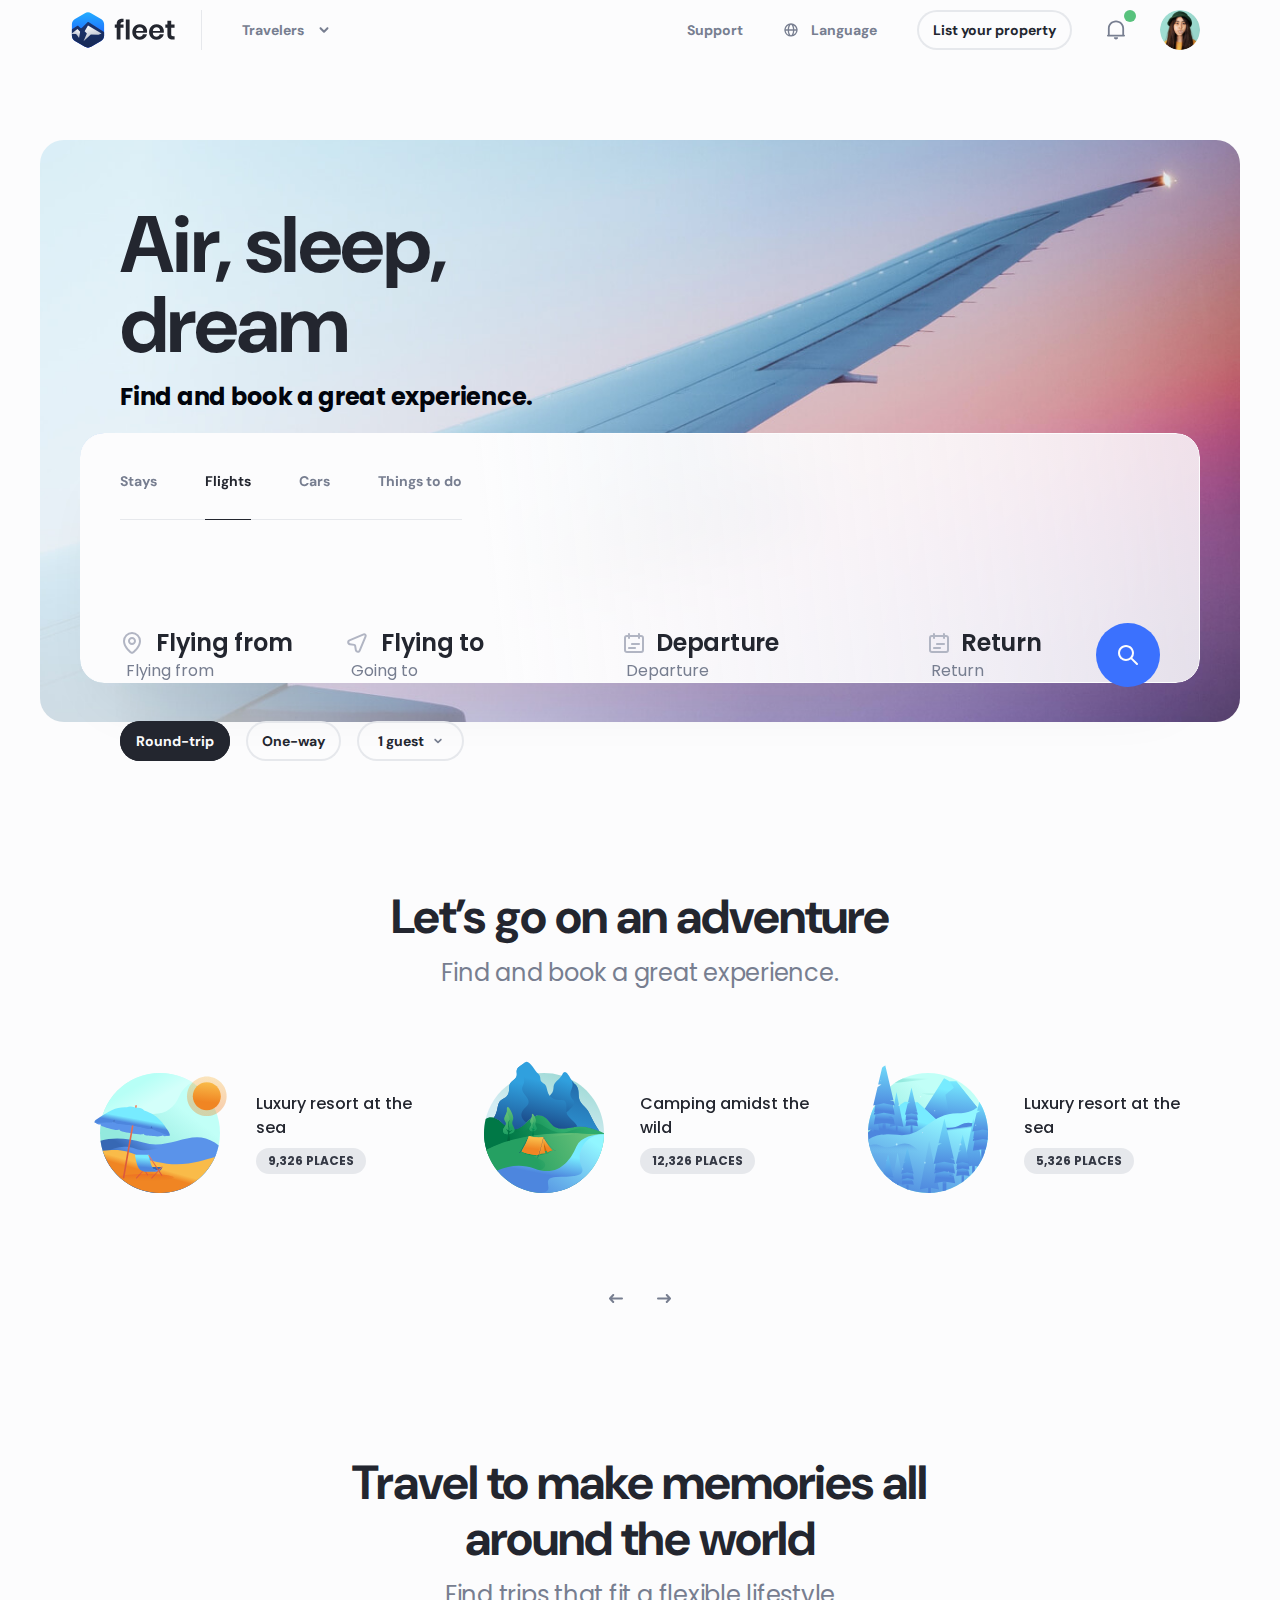
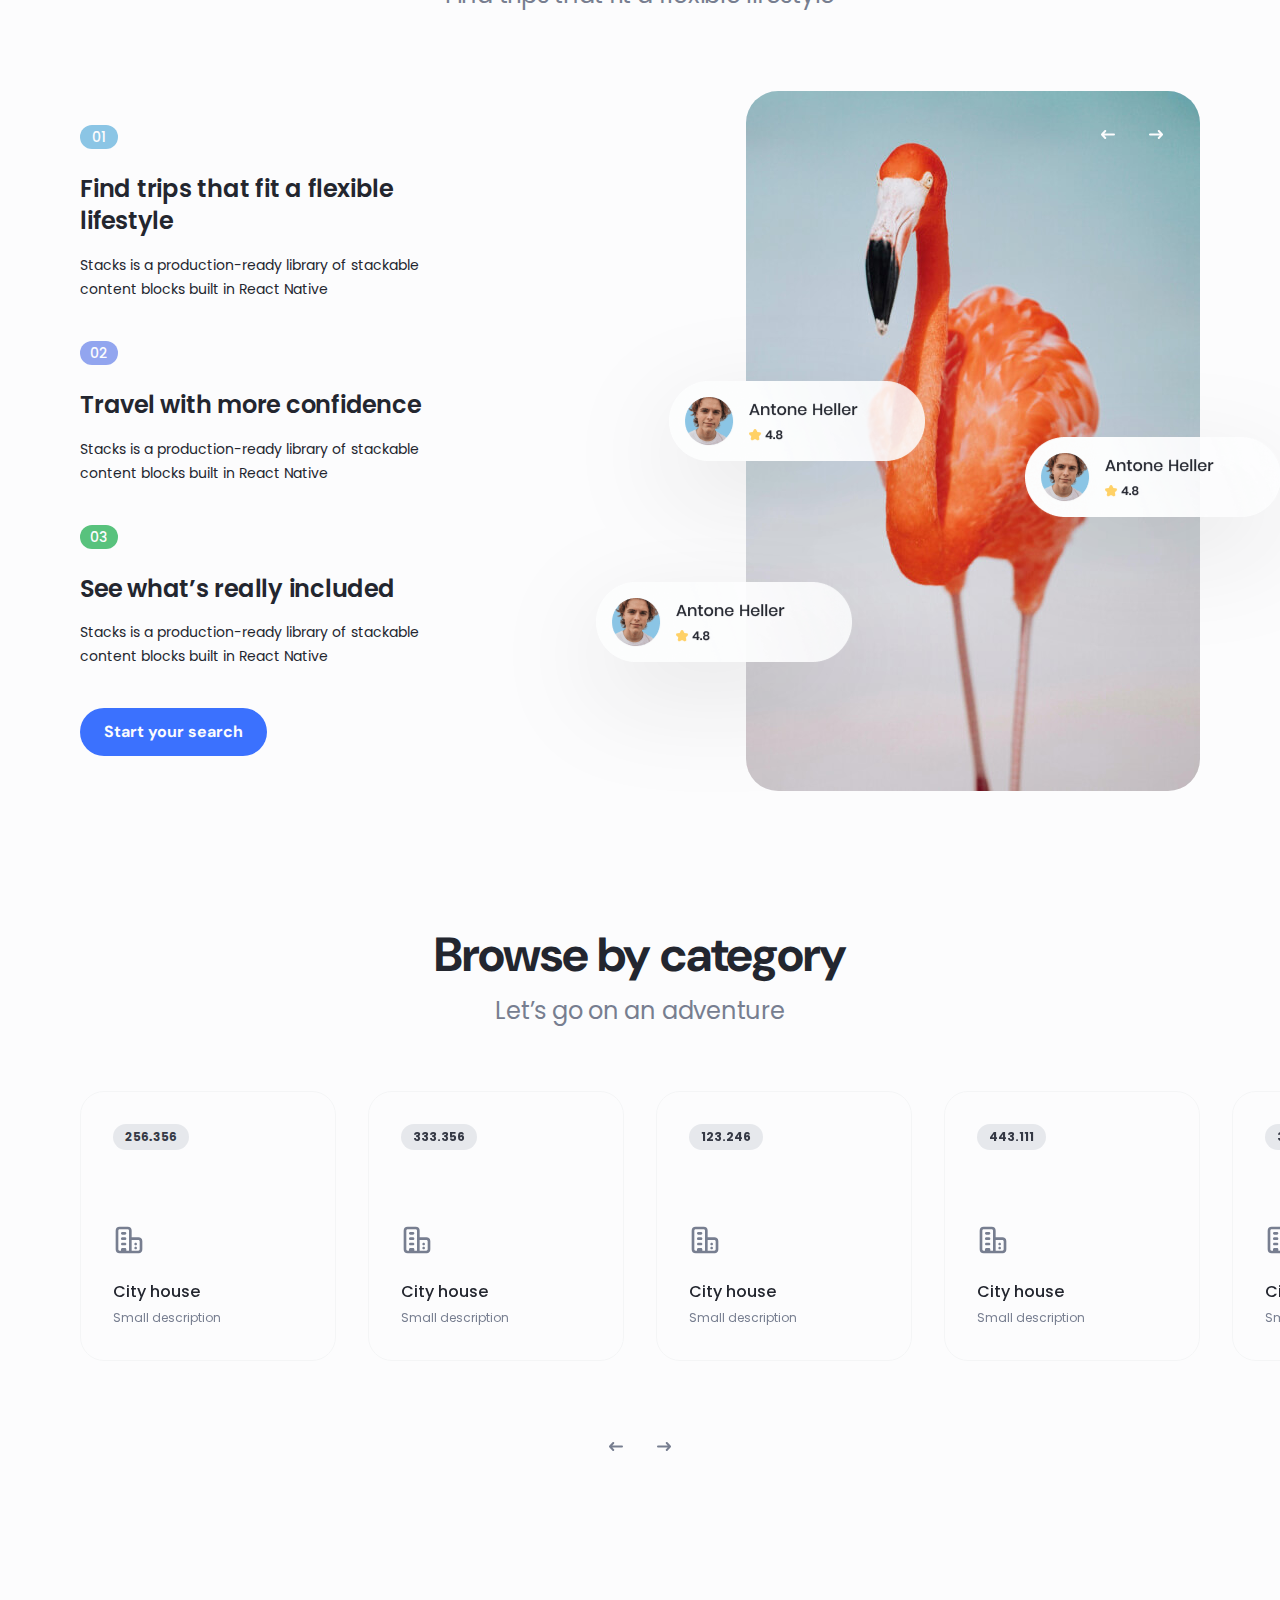
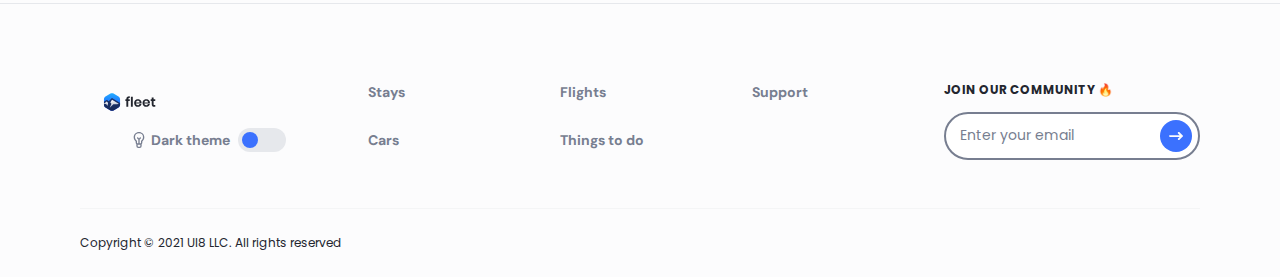
<file: flights.html>
<!DOCTYPE html>
<html lang="en">
  <head>
    <meta charset="utf-8">
    <title>Fleet</title>
    <meta http-equiv="X-UA-Compatible" content="IE=Edge">
    <meta name="viewport" content="width=device-width, initial-scale=1, maximum-scale=1.0, user-scalable=no">
    <meta name="format-detection" content="telephone=no">
    <link rel="apple-touch-icon" sizes="180x180" href="img/apple-touch-icon.png">
    <link rel="icon" type="image/png" sizes="32x32" href="img/favicon-32x32.png">
    <link rel="icon" type="image/png" sizes="16x16" href="img/favicon-16x16.png">
    <link rel="manifest" href="img/site.webmanifest">
    <link rel="mask-icon" href="img/safari-pinned-tab.svg" color="#5bbad5">
    <meta name="msapplication-TileColor" content="#da532c">
    <meta name="theme-color" content="#ffffff">
    <meta name="description" content="Epic Travel Shopping Design Kit">
    <meta name="twitter:card" content="summary">
    <meta name="twitter:site" content="@ui8">
    <meta name="twitter:title" content="Fleet – Travel Shopping UI Kit">
    <meta name="twitter:description" content="Epic Travel Shopping Design Kit">
    <meta name="twitter:creator" content="@ui8">
    <meta name="twitter:image" content="https://ui8-fleet-html.herokuapp.com/img/twitter-card.jpg">
    <meta property="og:title" content="Fleet – Travel Shopping UI Kit">
    <meta property="og:type" content="Article">
    <meta property="og:url" content="https://ui8.net/ui8/products/fleet--travel-shopping-ui-design-kit">
    <meta property="og:image" content="https://ui8-fleet-html.herokuapp.com/img/fb-og-image.jpg">
    <meta property="og:description" content="Epic Travel Shopping Design Kit">
    <meta property="og:site_name" content="Fleet – Travel Shopping UI Kit">
    <meta property="fb:admins" content="132951670226590">
    <link rel="preconnect" href="https://fonts.gstatic.com">
    <link href="https://fonts.googleapis.com/css2?family=DM+Sans:wght@700&amp;family=Poppins:wght@400;500;600;700&amp;display=swap" rel="stylesheet">
    <link rel="stylesheet" media="all" href="css/app.min.css">
    <script>
      var viewportmeta = document.querySelector('meta[name="viewport"]');
      if (viewportmeta) {
        if (screen.width < 375) {
          var newScale = screen.width / 375;
          viewportmeta.content = 'width=375, minimum-scale=' + newScale + ', maximum-scale=1.0, user-scalable=no, initial-scale=' + newScale + '';
        } else {
          viewportmeta.content = 'width=device-width, maximum-scale=1.0, initial-scale=1.0';
        }
      }
    </script>
  </head>
  <body>
    <script>
      console.log(localStorage.getItem('darkMode'));
      if (localStorage.getItem('darkMode') === "on") {
        document.body.classList.add("dark");
        document.addEventListener("DOMContentLoaded", function() {
          document.querySelector('.js-theme input').checked = true;
        });
      }
    </script>
    <!-- outer-->
    <div class="outer">
      <!-- header-->
      <header class="header js-header">
        <div class="header__center center"><a class="header__logo" href="index.html"><img class="some-icon" src="img/logo-dark.svg" alt="Fleet"><img class="some-icon-dark" src="img/logo-light.svg" alt="Fleet"></a>
          <div class="header__wrapper js-header-wrapper">
            <div class="header__item header__item_dropdown js-header-item">
              <button class="header__head js-header-head">Travelers
                <svg class="icon icon-arrow-down">
                  <use xlink:href="#icon-arrow-down"></use>
                </svg>
              </button>
              <div class="header__body js-header-body">
                <div class="header__menu"><a class="header__link" href="index.html">
                    <svg class="icon icon-comment">
                      <use xlink:href="#icon-comment"></use>
                    </svg>Stays</a><a class="header__link active" href="flights.html">
                    <svg class="icon icon-email">
                      <use xlink:href="#icon-email"></use>
                    </svg>Flights</a><a class="header__link" href="things-to-do.html">
                    <svg class="icon icon-home">
                      <use xlink:href="#icon-home"></use>
                    </svg>Things to do</a><a class="header__link" href="cars.html">
                    <svg class="icon icon-email">
                      <use xlink:href="#icon-email"></use>
                    </svg>Cars</a></div>
              </div>
            </div><a class="header__item" href="support.html">Support</a>
            <div class="header__item header__item_language js-header-item">
              <button class="header__head js-header-head">
                <svg class="icon icon-globe">
                  <use xlink:href="#icon-globe"></use>
                </svg>Language
              </button>
              <div class="header__body js-header-body">
                <div class="header__list"><a class="header__box active" href="#">
                    <div class="header__category">English</div>
                    <div class="header__country">United States</div></a><a class="header__box" href="#">
                    <div class="header__category">Vietnamese</div>
                    <div class="header__country">Vietnamese</div></a><a class="header__box" href="#">
                    <div class="header__category">Français</div>
                    <div class="header__country">Belgique</div></a><a class="header__box" href="#">
                    <div class="header__category">Français</div>
                    <div class="header__country">Canada</div></a></div>
              </div>
            </div><a class="button button-stroke button-small header__button" href="list-your-property.html">List your property</a>
          </div>
          <div class="header__item header__item_notification js-header-item">
            <button class="header__head js-header-head active">
              <svg class="icon icon-notification">
                <use xlink:href="#icon-notification"></use>
              </svg>
            </button>
            <div class="header__body js-header-body">
              <div class="header__title">Notification</div>
              <div class="header__notifications"><a class="header__notification" href="message-center.html">
                  <div class="header__avatar"><img src="img/content/avatar-1.jpg" alt="Avatar"></div>
                  <div class="header__details">
                    <div class="header__subtitle">Kohaku Tora</div>
                    <div class="header__content">just sent you a message</div>
                    <div class="header__date">1 minute ago</div>
                    <div class="header__status" style="background-color: #3B71FE;"></div>
                  </div></a><a class="header__notification" href="message-center.html">
                  <div class="header__avatar"><img src="img/content/avatar-1.jpg" alt="Avatar"></div>
                  <div class="header__details">
                    <div class="header__subtitle">Kohaku Tora</div>
                    <div class="header__content">just sent you a message</div>
                    <div class="header__date">3 hours ago</div>
                    <div class="header__status" style="background-color: #3B71FE;"></div>
                  </div></a></div>
            </div>
          </div><a class="header__login js-popup-open" href="#popup-login" data-effect="mfp-zoom-in">
            <svg class="icon icon-user">
              <use xlink:href="#icon-user"></use>
            </svg></a>
          <div class="header__item header__item_user js-header-item">
            <button class="header__head js-header-head"><img src="img/content/avatar-2.jpg" alt="Avatar"></button>
            <div class="header__body js-header-body">
              <div class="header__group">
                <div class="header__menu"><a class="header__link" href="message-center.html">
                    <svg class="icon icon-comment">
                      <use xlink:href="#icon-comment"></use>
                    </svg>Messages</a><a class="header__link" href="bookings-list.html">
                    <svg class="icon icon-home">
                      <use xlink:href="#icon-home"></use>
                    </svg>Bookings</a><a class="header__link" href="wishlists.html">
                    <svg class="icon icon-email">
                      <use xlink:href="#icon-email"></use>
                    </svg>Wishlists</a></div>
                <div class="header__menu"><a class="header__link" href="list-your-property.html">
                    <svg class="icon icon-building">
                      <use xlink:href="#icon-building"></use>
                    </svg>List your property</a><a class="header__link" href="host-an-experience.html">
                    <svg class="icon icon-flag">
                      <use xlink:href="#icon-flag"></use>
                    </svg>Host an experience</a></div>
              </div>
              <div class="header__btns"><a class="button button-small header__button" href="account-setting.html">Account</a>
                <button class="button-stroke button-small header__button">Log out</button>
              </div>
            </div>
          </div>
          <button class="header__burger js-header-burger"></button>
        </div>
      </header>
      <!-- outer content-->
      <div class="outer__inner">
        <div class="section main main_flights">
          <div class="main__center center">
            <div class="main__preview">
              <picture>
                <source media="(max-width: 767px)" srcSet="img/content/main-pic-mobile-3.jpg"><img src="img/content/main-pic-3.jpg" alt="Main">
              </picture>
              <div class="main__wrap">
                <h1 class="main__title hero">Air, sleep, dream</h1>
                <div class="main__info info">Find and book a great experience.</div><a class="button main__button" href="flights-category.html">Start your search</a>
              </div>
            </div>
            <div class="panel panel_flights">
              <div class="panel__background"></div>
              <div class="panel__nav"><a class="panel__link" href="index.html">Stays</a><a class="panel__link active" href="flights.html">Flights</a><a class="panel__link" href="cars.html">Cars</a><a class="panel__link" href="things-to-do.html">Things to do</a></div>
              <div class="panel__controls">
                <button class="button-stroke button-small panel__button active">Round-trip</button>
                <button class="button-stroke button-small panel__button">One-way</button>
                <div class="guests js-guests">
                  <div class="guests__head js-guests-head">
                    <div class="guests__content js-guests-content">1 guest</div>
                    <svg class="icon icon-arrow-down">
                      <use xlink:href="#icon-arrow-down"></use>
                    </svg>
                  </div>
                  <div class="guests__body js-guests-body">
                    <div class="counter js-counter" data-min="1">
                      <button class="counter__button js-counter-button js-counter-minus disabled" type="button">
                        <svg class="icon icon-minus">
                          <use xlink:href="#icon-minus"></use>
                        </svg>
                      </button>
                      <div class="counter__value js-counter-value"></div>
                      <button class="counter__button js-counter-button js-counter-plus" type="button">
                        <svg class="icon icon-plus">
                          <use xlink:href="#icon-plus"></use>
                        </svg>
                      </button>
                      <input class="js-counter-input js-counter-result js-counter-quests" type="hidden"/>
                    </div>
                  </div>
                </div>
              </div>
              <div class="panel__body">
                <div class="panel__row">
                  <div class="location js-location">
                    <div class="location__head js-location-head">
                      <div class="location__icon">
                        <svg class="icon icon-marker">
                          <use xlink:href="#icon-marker"></use>
                        </svg>
                      </div>
                      <input class="location__input js-location-input" type="text" name="location" autocomplete="off" placeholder="Flying from"/>
                      <div class="location__description">Flying from</div>
                      <button class="location__clear js-location-clear">
                        <svg class="icon icon-close-circle">
                          <use xlink:href="#icon-close-circle"></use>
                        </svg>
                      </button>
                    </div>
                    <div class="location__body js-location-body">
                      <div class="location__list"><a class="location__item js-location-item" href="#">New York, NY</a><a class="location__item js-location-item" href="#">New York, Manhattan</a><a class="location__item js-location-item" href="#">New Zealand</a><a class="location__item js-location-item" href="#">New Smyrna Beach, FL</a><a class="location__item js-location-item" href="#">Newark, NJ</a></div>
                    </div>
                  </div>
                  <div class="location js-location">
                    <div class="location__head js-location-head">
                      <div class="location__icon">
                        <svg class="icon icon-location">
                          <use xlink:href="#icon-location"></use>
                        </svg>
                      </div>
                      <input class="location__input js-location-input" type="text" name="location" autocomplete="off" placeholder="Flying to"/>
                      <div class="location__description">Going to</div>
                      <button class="location__clear js-location-clear">
                        <svg class="icon icon-close-circle">
                          <use xlink:href="#icon-close-circle"></use>
                        </svg>
                      </button>
                    </div>
                    <div class="location__body js-location-body">
                      <div class="location__list"><a class="location__item js-location-item" href="#">New York, NY</a><a class="location__item js-location-item" href="#">New York, Manhattan</a><a class="location__item js-location-item" href="#">New Zealand</a><a class="location__item js-location-item" href="#">New Smyrna Beach, FL</a><a class="location__item js-location-item" href="#">Newark, NJ</a></div>
                    </div>
                  </div>
                  <div class="datepicker js-date-range" data-format="ddd, MMM DD" data-container=".datepicker">
                    <div class="datepicker__list">
                      <div class="datepicker__item">
                        <input class="datepicker__input js-date-from" type="text" placeholder="Departure" readonly="readonly"/>
                        <div class="datepicker__icon">
                          <svg class="icon icon-calendar">
                            <use xlink:href="#icon-calendar"></use>
                          </svg>
                        </div>
                        <div class="datepicker__description">Departure</div>
                      </div>
                      <div class="datepicker__item">
                        <input class="datepicker__input js-date-to" type="text" placeholder="Return" readonly="readonly"/>
                        <div class="datepicker__icon">
                          <svg class="icon icon-calendar">
                            <use xlink:href="#icon-calendar"></use>
                          </svg>
                        </div>
                        <div class="datepicker__description">Return</div>
                      </div>
                    </div>
                  </div><a class="panel__search" href="flights-category.html">
                    <svg class="icon icon-search">
                      <use xlink:href="#icon-search"></use>
                    </svg><span>Search</span></a>
                </div>
              </div>
            </div>
          </div>
        </div>
        <div class="section adventure">
          <div class="adventure__center center">
            <div class="adventure__head">
              <h2 class="adventure__title h2">Let’s go on an adventure</h2>
              <div class="adventure__info info">Find and book a great experience.</div>
            </div>
            <div class="adventure__wrapper">
              <div class="adventure__slider js-slider-adventure">
                                <div class="adventure__item">
                                  <div class="adventure__preview"><img src="img/content/adventure-pic-1.svg" alt="Adventure"></div>
                                  <div class="adventure__details">
                                    <div class="adventure__subtitle">Luxury resort at the sea</div><a class="status adventure__places" href="stays-category.html">9,326 places</a>
                                  </div>
                                </div>
                                <div class="adventure__item">
                                  <div class="adventure__preview"><img src="img/content/adventure-pic-2.svg" alt="Adventure"></div>
                                  <div class="adventure__details">
                                    <div class="adventure__subtitle">Camping amidst the wild</div><a class="status adventure__places" href="stays-category.html">12,326 places</a>
                                  </div>
                                </div>
                                <div class="adventure__item">
                                  <div class="adventure__preview"><img src="img/content/adventure-pic-3.svg" alt="Adventure"></div>
                                  <div class="adventure__details">
                                    <div class="adventure__subtitle">Luxury resort at the sea</div><a class="status adventure__places" href="stays-category.html">5,326 places</a>
                                  </div>
                                </div>
                                <div class="adventure__item">
                                  <div class="adventure__preview"><img src="img/content/adventure-pic-1.svg" alt="Adventure"></div>
                                  <div class="adventure__details">
                                    <div class="adventure__subtitle">Luxury resort at the sea</div><a class="status adventure__places" href="stays-category.html">9,326 places</a>
                                  </div>
                                </div>
                                <div class="adventure__item">
                                  <div class="adventure__preview"><img src="img/content/adventure-pic-2.svg" alt="Adventure"></div>
                                  <div class="adventure__details">
                                    <div class="adventure__subtitle">Camping amidst the wild</div><a class="status adventure__places" href="stays-category.html">12,326 places</a>
                                  </div>
                                </div>
                                <div class="adventure__item">
                                  <div class="adventure__preview"><img src="img/content/adventure-pic-3.svg" alt="Adventure"></div>
                                  <div class="adventure__details">
                                    <div class="adventure__subtitle">Luxury resort at the sea</div><a class="status adventure__places" href="stays-category.html">5,326 places</a>
                                  </div>
                                </div>
              </div>
            </div>
          </div>
        </div>
        <div class="section travel">
          <div class="travel__center center">
            <div class="travel__head">
              <h2 class="travel__title h2">Travel to make memories all around the world</h2>
              <div class="travel__info info">Find trips that fit a flexible lifestyle</div>
            </div>
            <div class="travel__row">
              <div class="travel__col">
                <div class="travel__list">
                  <div class="travel__item">
                    <div class="travel__number" style="background-color: #8BC5E5;">01</div>
                    <div class="travel__subtitle">Find trips that fit a flexible lifestyle</div>
                    <div class="travel__content">Stacks is a production-ready library of stackable content blocks built in React Native</div>
                  </div>
                  <div class="travel__item">
                    <div class="travel__number" style="background-color: #92A5EF;">02</div>
                    <div class="travel__subtitle">Travel with more confidence</div>
                    <div class="travel__content">Stacks is a production-ready library of stackable content blocks built in React Native</div>
                  </div>
                  <div class="travel__item">
                    <div class="travel__number" style="background-color: #58C27D;">03</div>
                    <div class="travel__subtitle">See what’s really included</div>
                    <div class="travel__content">Stacks is a production-ready library of stackable content blocks built in React Native</div>
                  </div>
                </div><a class="button travel__button" href="stays-category.html">Start your search</a>
              </div>
              <div class="travel__col">
                <div class="travel__wrapper">
                  <div class="travel__slider js-slider-travel">
                    <div class="travel__gallery">
                      <div class="travel__bg"><img srcSet="img/content/travel-pic-1@2x.jpg 2x" src="img/content/travel-pic-1.jpg" alt="Travel"></div>
                      <div class="travel__group">
                        <div class="travel__preview"><img class="some-icon" srcSet="img/content/appraisal-pic-1@2x.png 2x" src="img/content/appraisal-pic-1.png" alt="Appraisal"><img class="some-icon-dark" srcSet="img/content/appraisal-pic-dark-1@2x.png 2x" src="img/content/appraisal-pic-dark-1.png" alt="Appraisal"></div>
                        <div class="travel__preview"><img class="some-icon" srcSet="img/content/appraisal-pic-1@2x.png 2x" src="img/content/appraisal-pic-1.png" alt="Appraisal"><img class="some-icon-dark" srcSet="img/content/appraisal-pic-dark-1@2x.png 2x" src="img/content/appraisal-pic-dark-1.png" alt="Appraisal"></div>
                        <div class="travel__preview"><img class="some-icon" srcSet="img/content/appraisal-pic-1@2x.png 2x" src="img/content/appraisal-pic-1.png" alt="Appraisal"><img class="some-icon-dark" srcSet="img/content/appraisal-pic-dark-1@2x.png 2x" src="img/content/appraisal-pic-dark-1.png" alt="Appraisal"></div>
                      </div>
                    </div>
                    <div class="travel__gallery">
                      <div class="travel__bg"><img srcSet="img/content/travel-pic-1@2x.jpg 2x" src="img/content/travel-pic-1.jpg" alt="Travel"></div>
                      <div class="travel__group">
                        <div class="travel__preview"><img class="some-icon" srcSet="img/content/appraisal-pic-1@2x.png 2x" src="img/content/appraisal-pic-1.png" alt="Appraisal"><img class="some-icon-dark" srcSet="img/content/appraisal-pic-dark-1@2x.png 2x" src="img/content/appraisal-pic-dark-1.png" alt="Appraisal"></div>
                        <div class="travel__preview"><img class="some-icon" srcSet="img/content/appraisal-pic-1@2x.png 2x" src="img/content/appraisal-pic-1.png" alt="Appraisal"><img class="some-icon-dark" srcSet="img/content/appraisal-pic-dark-1@2x.png 2x" src="img/content/appraisal-pic-dark-1.png" alt="Appraisal"></div>
                      </div>
                    </div>
                  </div>
                </div>
              </div>
            </div>
          </div>
        </div>
        <div class="section categories">
          <div class="categories__center center">
            <div class="categories__inner">
              <div class="categories__head">
                <h2 class="categories__title h2">Browse by category</h2>
                <div class="categories__info info">Let’s go on an adventure</div>
              </div>
              <div class="categories__wrapper">
                <div class="categories__slider js-slider-categories"><a class="categories__item" href="stays-category.html">
                                      <div class="status categories__counter">256.356</div>
                                      <div class="categories__icon">
                                        <svg class="icon icon-building">
                                          <use xlink:href="#icon-building"></use>
                                        </svg>
                                      </div>
                                      <div class="categories__subtitle">City house</div>
                                      <div class="categories__content">Small description</div></a><a class="categories__item" href="stays-category.html">
                                      <div class="status categories__counter">333.356</div>
                                      <div class="categories__icon">
                                        <svg class="icon icon-building">
                                          <use xlink:href="#icon-building"></use>
                                        </svg>
                                      </div>
                                      <div class="categories__subtitle">City house</div>
                                      <div class="categories__content">Small description</div></a><a class="categories__item" href="stays-category.html">
                                      <div class="status categories__counter">123.246</div>
                                      <div class="categories__icon">
                                        <svg class="icon icon-building">
                                          <use xlink:href="#icon-building"></use>
                                        </svg>
                                      </div>
                                      <div class="categories__subtitle">City house</div>
                                      <div class="categories__content">Small description</div></a><a class="categories__item" href="stays-category.html">
                                      <div class="status categories__counter">443.111</div>
                                      <div class="categories__icon">
                                        <svg class="icon icon-building">
                                          <use xlink:href="#icon-building"></use>
                                        </svg>
                                      </div>
                                      <div class="categories__subtitle">City house</div>
                                      <div class="categories__content">Small description</div></a><a class="categories__item" href="stays-category.html">
                                      <div class="status categories__counter">333.356</div>
                                      <div class="categories__icon">
                                        <svg class="icon icon-building">
                                          <use xlink:href="#icon-building"></use>
                                        </svg>
                                      </div>
                                      <div class="categories__subtitle">City house</div>
                                      <div class="categories__content">Small description</div></a><a class="categories__item" href="stays-category.html">
                                      <div class="status categories__counter">256.356</div>
                                      <div class="categories__icon">
                                        <svg class="icon icon-building">
                                          <use xlink:href="#icon-building"></use>
                                        </svg>
                                      </div>
                                      <div class="categories__subtitle">City house</div>
                                      <div class="categories__content">Small description</div></a><a class="categories__item" href="stays-category.html">
                                      <div class="status categories__counter">256.356</div>
                                      <div class="categories__icon">
                                        <svg class="icon icon-building">
                                          <use xlink:href="#icon-building"></use>
                                        </svg>
                                      </div>
                                      <div class="categories__subtitle">City house</div>
                                      <div class="categories__content">Small description</div></a><a class="categories__item" href="stays-category.html">
                                      <div class="status categories__counter">333.356</div>
                                      <div class="categories__icon">
                                        <svg class="icon icon-building">
                                          <use xlink:href="#icon-building"></use>
                                        </svg>
                                      </div>
                                      <div class="categories__subtitle">City house</div>
                                      <div class="categories__content">Small description</div></a><a class="categories__item" href="stays-category.html">
                                      <div class="status categories__counter">123.246</div>
                                      <div class="categories__icon">
                                        <svg class="icon icon-building">
                                          <use xlink:href="#icon-building"></use>
                                        </svg>
                                      </div>
                                      <div class="categories__subtitle">City house</div>
                                      <div class="categories__content">Small description</div></a><a class="categories__item" href="stays-category.html">
                                      <div class="status categories__counter">443.111</div>
                                      <div class="categories__icon">
                                        <svg class="icon icon-building">
                                          <use xlink:href="#icon-building"></use>
                                        </svg>
                                      </div>
                                      <div class="categories__subtitle">City house</div>
                                      <div class="categories__content">Small description</div></a>
                </div>
              </div>
            </div>
          </div>
        </div>
      </div>
      <!-- footer-->
      <footer class="footer">
        <div class="footer__center center">
          <div class="footer__row">
            <div class="footer__col"><a class="footer__logo" href="index.html"><img class="some-icon" src="img/logo-dark.svg" alt="Fleet"><img class="some-icon-dark" src="img/logo-light.svg" alt="Fleet"></a>
              <div class="footer__theme">
                <svg class="icon icon-bulb">
                  <use xlink:href="#icon-bulb"></use>
                </svg>Dark theme
                <label class="theme js-theme">
                  <input class="theme__input" type="checkbox"/><span class="theme__inner"><span class="theme__box"></span></span>
                </label>
              </div>
            </div>
            <div class="footer__col">
              <div class="footer__menu"><a class="footer__link" href="index.html">Stays</a><a class="footer__link" href="flights.html">Flights</a><a class="footer__link" href="support.html">Support</a><a class="footer__link" href="cars.html">Cars</a><a class="footer__link" href="things-to-do.html">Things to do</a></div>
            </div>
            <div class="footer__col">
              <div class="footer__info">Join our community 🔥</div>
              <form class="subscription">
                <input class="subscription__input" type="email" name="email" placeholder="Enter your email" required="required"/>
                <button class="subscription__btn">
                  <svg class="icon icon-arrow-next">
                    <use xlink:href="#icon-arrow-next"></use>
                  </svg>
                </button>
              </form>
            </div>
          </div>
          <div class="footer__bottom">
            <div class="footer__copyright">Copyright © 2021 UI8 LLC. All rights reserved</div>
          </div>
        </div>
      </footer>
    </div>
    <div class="popup popup_login mfp-hide" id="popup-login">
      <div class="login">
        <div class="login__item">
          <div class="login__title h3">Sign up on Fleet</div>
          <div class="login__info">Use Your OpenID to Sign up</div>
          <div class="login__btns">
            <button class="button login__button">
              <svg class="icon icon-google">
                <use xlink:href="#icon-google"></use>
              </svg><span>Google</span>
            </button>
            <button class="button-black login__button">
              <svg class="icon icon-apple">
                <use xlink:href="#icon-apple"></use>
              </svg><span>Apple</span>
            </button>
          </div>
          <div class="login__note">Or continue with email</div>
          <div class="subscription">
            <input class="subscription__input" type="email" name="email" placeholder="Enter your email" required>
            <button class="subscription__btn">
              <svg class="icon icon-arrow-next">
                <use xlink:href="#icon-arrow-next"></use>
              </svg>
            </button>
          </div>
          <div class="login__foot">Already have an account? <a class="login__link" href="#">Login</a></div>
        </div>
        <div class="login__item">
          <div class="login__title h3">Sign in</div>
          <div class="login__form">
            <div class="field field_view">
              <div class="field__wrap">
                <input class="field__input" type="password" name="password" placeholder="Password" required>
                <button class="field__view">
                  <svg class="icon icon-eye">
                    <use xlink:href="#icon-eye"></use>
                  </svg>
                </button>
              </div>
            </div>
            <button class="button login__button">Login</button>
          </div>
          <div class="login__foot"><a class="login__password" href="#">Forgot password?</a></div>
        </div>
        <div class="login__item">
          <div class="login__title h3">Let’s confirm it’s really you</div>
          <div class="login__info">Help us secure your account. Please complete the verifications below</div>
          <div class="login__form">
            <div class="login__variants">
              <label class="radio">
                <input class="radio__input" type="radio" name="login" checked="checked"/><span class="radio__inner"><span class="radio__tick"></span><span class="radio__text">Get the code by text message (SM) at +1 234 567 890</span></span>
              </label>
              <label class="radio">
                <input class="radio__input" type="radio" name="login"/><span class="radio__inner"><span class="radio__tick"></span><span class="radio__text">Get the code by email at tranm••••••••••••@gm•••.com</span></span>
              </label>
            </div>
            <button class="button login__button">Continue</button>
          </div>
        </div>
        <div class="login__item">
          <div class="login__title h3">Enter your security code</div>
          <div class="login__info">We texted your code to +1 234 567 890</div>
          <div class="login__form">
            <div class="login__code">
              <div class="login__number">
                <input type="tel">
              </div>
              <div class="login__number">
                <input type="tel">
              </div>
              <div class="login__number">
                <input type="tel">
              </div>
              <div class="login__number">
                <input type="tel">
              </div>
            </div>
          </div>
        </div>
      </div>
    </div>
    <!-- scripts-->
    <script src="js/lib/jquery.min.js"></script>
    <script src="js/lib/slick.min.js"></script>
    <script src="js/lib/jquery.nice-select.min.js"></script>
    <script src="js/lib/share-buttons.js"></script>
    <script src="js/lib/jquery.fancybox.min.js"></script>
    <script src="js/lib/jquery.rateyo.min.js"></script>
    <script src="js/lib/nouislider.min.js"></script>
    <script src="js/lib/wNumb.js"></script>
    <script src="js/lib/jquery.magnific-popup.min.js"></script>
    <script src="js/lib/moment.min.js"></script>
    <script src="js/lib/jquery.daterangepicker.min.js"></script>
    <script src="js/lib/simpleParallax.min.js"></script>
    <script src="js/demo.js"></script>
    <script src="js/app.js"></script>
    <!-- svg sprite-->
    <div style="display: none"><svg width="0" height="0">
<symbol xmlns="http://www.w3.org/2000/svg" viewBox="0 0 16 16" id="icon-arrow-down">
<path d="M10.805 6.362c-.26-.26-.682-.26-.943 0L8 8.224 6.138 6.362c-.26-.26-.682-.26-.943 0s-.26.682 0 .943l2.333 2.333c.26.26.682.26.943 0l2.333-2.333c.26-.26.26-.682 0-.943z"></path>
</symbol>
<symbol xmlns="http://www.w3.org/2000/svg" viewBox="0 0 16 16" id="icon-arrow-bottom">
<path d="M15.039 3.961c-.653-.653-1.713-.653-2.366 0L8 8.634 3.327 3.961c-.653-.653-1.713-.653-2.366 0s-.653 1.713 0 2.366l5.856 5.856c.653.653 1.713.653 2.366 0l5.856-5.856c.653-.653.653-1.713 0-2.366z"></path>
</symbol>
<symbol xmlns="http://www.w3.org/2000/svg" viewBox="0 0 16 16" id="icon-arrow-left">
<path d="M12.207.521a1.78 1.78 0 0 1 0 2.514L7.242 8l4.965 4.965a1.78 1.78 0 0 1 0 2.514 1.78 1.78 0 0 1-2.514 0L3.471 9.257a1.78 1.78 0 0 1 0-2.514L9.693.521a1.78 1.78 0 0 1 2.514 0z"></path>
</symbol>
<symbol xmlns="http://www.w3.org/2000/svg" viewBox="0 0 16 16" id="icon-arrow-right">
<path d="M6.528 5.195c-.26.26-.26.682 0 .943L8.39 8 6.528 9.862c-.26.26-.26.682 0 .943s.682.26.943 0l2.333-2.333c.26-.26.26-.682 0-.943L7.471 5.195c-.26-.26-.682-.26-.943 0z"></path>
</symbol>
<symbol xmlns="http://www.w3.org/2000/svg" viewBox="0 0 16 16" id="icon-email">
<path d="M13.334 2a2 2 0 0 1 1.995 1.851l.005.149v8a2 2 0 0 1-1.851 1.995l-.149.005H2.667a2 2 0 0 1-1.995-1.851L.667 12V4a2 2 0 0 1 1.851-1.995L2.667 2h10.667zm0 1.333H2.667C2.299 3.333 2 3.632 2 4v8c0 .368.298.667.667.667h10.667c.368 0 .667-.298.667-.667V4c0-.368-.298-.667-.667-.667zm-.821 1.573c.236.283.198.703-.085.939L9.281 8.468a2 2 0 0 1-2.561 0L3.574 5.845c-.283-.236-.321-.656-.085-.939s.656-.321.939-.085l3.146 2.622c.247.206.606.206.854 0l3.146-2.622c.283-.236.703-.197.939.085z"></path>
</symbol>
<symbol xmlns="http://www.w3.org/2000/svg" viewBox="0 0 16 16" id="icon-comment">
<path d="M8 1.413c1.643 0 3.124.162 4.203.326 1.127.171 2.019.997 2.213 2.12a17.13 17.13 0 0 1 .25 2.887 17.13 17.13 0 0 1-.25 2.887c-.193 1.123-1.086 1.949-2.213 2.12a28.6 28.6 0 0 1-3.787.323l-4.077 2.409a.67.67 0 0 1-1.006-.574v-2.269c-.902-.3-1.584-1.045-1.75-2.009-.135-.783-.25-1.777-.25-2.887s.115-2.104.25-2.887c.193-1.123 1.086-1.949 2.213-2.12 1.08-.164 2.561-.326 4.203-.326zm0 1.333a27.01 27.01 0 0 0-4.003.311c-.596.091-1.01.506-1.099 1.028a15.8 15.8 0 0 0-.231 2.661 15.8 15.8 0 0 0 .231 2.661c.078.453.395.817.856.97l.913.303v2.063l3.375-1.994.353-.006a27.26 27.26 0 0 0 3.609-.308c.596-.091 1.01-.506 1.099-1.028.125-.724.231-1.641.231-2.661s-.106-1.937-.231-2.661c-.09-.522-.504-.938-1.099-1.028A27.01 27.01 0 0 0 8 2.746zm-.667 4.667c.368 0 .667.298.667.667s-.298.667-.667.667h0-2.667C4.298 8.746 4 8.448 4 8.08s.298-.667.667-.667h0zm4-2.667c.368 0 .667.298.667.667s-.298.667-.667.667h0-6.667C4.298 6.08 4 5.781 4 5.413s.298-.667.667-.667h0z"></path>
</symbol>
<symbol xmlns="http://www.w3.org/2000/svg" viewBox="0 0 16 16" id="icon-home">
<path d="M8.287 1.411c.09.02.177.053.278.102l.086.044.318.184.132.079 2.561 1.543 3.348 2.009c.316.189.418.599.229.915-.17.284-.519.396-.817.277l-.097-.048-.99-.594v6.751c-.001.619-.013.951-.145 1.211-.128.251-.332.455-.583.583-.233.119-.526.141-1.033.144H10v.001H6v-.001H4.428c-.508-.004-.8-.026-1.033-.144-.251-.128-.455-.332-.583-.583-.119-.233-.141-.526-.144-1.033l-.001-6.928-.99.594c-.316.189-.725.087-.915-.229-.17-.284-.105-.644.14-.852l.088-.063 3.344-2.006L6.899 1.82l.451-.263.084-.043c.101-.049.189-.082.279-.102.189-.042.385-.042.574 0zM8 2.721l-.006.003-2.973 1.784L4 5.123l.001 7.651.008.399.005.071.002.018.018.002a6.48 6.48 0 0 0 .469.013H6V10.61a2 2 0 0 1 3.995-.149l.005.149v2.666h1.498l.399-.008.071-.005.018-.002.002-.018c.011-.133.013-.311.014-.608V5.123l-1.025-.618-2.969-1.781L8 2.721zm0 7.223c-.368 0-.667.298-.667.667l-.001 2.666h1.333l.001-2.666c0-.368-.298-.667-.667-.667z"></path>
</symbol>
<symbol xmlns="http://www.w3.org/2000/svg" viewBox="0 0 16 16" id="icon-home-fill">
<path d="M13.333 12.534V5.978l.99.594c.316.189.725.087.915-.229s.087-.725-.229-.915L11.661 3.42 9.1 1.877h0l-.45-.263-.086-.044c-.101-.049-.188-.082-.278-.102-.189-.042-.385-.042-.574 0-.09.02-.178.053-.279.102l-.084.043-.451.263h0L4.334 3.422.99 5.429c-.316.189-.418.599-.229.915s.599.418.915.229l.99-.594v6.556c0 .747 0 1.12.145 1.405.128.251.332.455.583.583.285.145.659.145 1.405.145h1.2v-4a2 2 0 0 1 4 0v4h1.2c.747 0 1.12 0 1.405-.145.251-.128.455-.332.583-.583.145-.285.145-.659.145-1.405z"></path>
</symbol>
<symbol xmlns="http://www.w3.org/2000/svg" viewBox="0 0 16 16" id="icon-globe">
<path d="M8 1.334a6.67 6.67 0 0 1 6.631 5.971l.003.029.033.667a6.67 6.67 0 0 1-13.3.667l-.033-.667c0-.225.011-.447.033-.667h0a6.67 6.67 0 0 1 6.634-6zm1.982 7.334H6.018c.077 1.396.391 2.599.817 3.451.532 1.065 1.021 1.216 1.164 1.216s.632-.151 1.164-1.216c.426-.852.74-2.055.817-3.451zm-5.299 0H2.708c.228 1.831 1.385 3.374 2.983 4.142-.556-1.068-.927-2.52-1.008-4.142zm8.609 0h-1.975c-.081 1.622-.452 3.074-1.009 4.142a5.34 5.34 0 0 0 2.984-4.143zm-7.6-5.476l-.143.071c-1.525.79-2.62 2.295-2.841 4.071h1.975c.08-1.623.452-3.074 1.008-4.143zM8 2.667c-.143 0-.632.151-1.164 1.216-.426.852-.74 2.055-.817 3.452h3.964c-.077-1.396-.391-2.6-.817-3.452-.501-1.002-.963-1.195-1.136-1.214L8 2.667h0zm2.308.524l.049.095c.53 1.059.882 2.473.96 4.048h1.975a5.34 5.34 0 0 0-2.984-4.143z"></path>
</symbol>
<symbol xmlns="http://www.w3.org/2000/svg" viewBox="0 0 16 16" id="icon-bell">
<path d="M8.833 12.861c.368 0 .679.313.516.643-.072.146-.169.281-.289.398-.281.276-.663.431-1.061.431s-.779-.155-1.061-.431a1.47 1.47 0 0 1-.289-.398c-.163-.33.148-.643.516-.643h1.667zM8 1.667c2.982 0 5.4 2.382 5.4 5.321v4.106h.011a.59.59 0 0 1 .589.589.59.59 0 0 1-.589.589H2.589A.59.59 0 0 1 2 11.683a.59.59 0 0 1 .589-.589H2.6V6.988c0-2.939 2.418-5.321 5.4-5.321zm0 1.178c-2.32 0-4.2 1.855-4.2 4.142v4.106h8.4V6.988c0-2.288-1.88-4.142-4.2-4.142z"></path>
</symbol>
<symbol xmlns="http://www.w3.org/2000/svg" viewBox="0 0 16 16" id="icon-flag">
<path d="M3.22 0c.368 0 .667.298.667.667v.666h7.768c1.097 0 1.707 1.239 1.089 2.103l-.077.098L10.553 6l2.113 2.466c.714.833.17 2.103-.888 2.196l-.124.005-7.768-.001v4.667c0 .368-.298.667-.667.667s-.667-.298-.667-.667V.667c0-.368.298-.667.667-.667zm8.434 2.667H3.886v6.667h7.768L8.797 6l2.857-3.333z"></path>
</symbol>
<symbol xmlns="http://www.w3.org/2000/svg" viewBox="0 0 16 16" id="icon-building">
<path d="M7.333 1.333a2 2 0 0 1 2 2v3.333h3.333a2 2 0 0 1 1.995 1.851l.005.149v4a2 2 0 0 1-1.851 1.995l-.149.005H3.333a2 2 0 0 1-2-2V3.333a2 2 0 0 1 2-2h4zm0 1.333h-4c-.335 0-.612.247-.659.568l-.007.099v9.333c0 .335.247.612.568.659l.099.007H4v-.667c0-.335.247-.612.568-.659L4.666 12H6c.335 0 .612.247.659.568l.007.099v.667H8v-10c0-.368-.298-.667-.667-.667zM12.666 8H9.333v5.333h3.333c.368 0 .667-.298.667-.667v-4c0-.368-.298-.667-.667-.667zm-1.333 3.333c.368 0 .667.298.667.667s-.298.667-.667.667-.667-.298-.667-.667.298-.667.667-.667zm0-2c.368 0 .667.298.667.667s-.298.667-.667.667-.667-.298-.667-.667.298-.667.667-.667zM6 9.333c.368 0 .667.298.667.667s-.298.667-.667.667h0-1.333C4.298 10.666 4 10.368 4 10s.298-.667.667-.667h0zm0-2.667c.368 0 .667.298.667.667S6.368 8 6 8H4.666C4.298 8 4 7.701 4 7.333s.298-.667.667-.667H6zM6 4c.368 0 .667.298.667.667s-.298.667-.667.667H4.666c-.368 0-.667-.298-.667-.667S4.298 4 4.666 4H6z"></path>
</symbol>
<symbol xmlns="http://www.w3.org/2000/svg" viewBox="0 0 16 16" id="icon-arrow-next">
<path d="M10.39 3.765c.464-.375 1.187-.349 1.615.057l3.692 3.5a.91.91 0 0 1 0 1.357l-3.692 3.5c-.428.406-1.151.431-1.615.057s-.493-1.007-.065-1.413L12.247 9H1.143C.512 9 0 8.552 0 8s.512-1 1.143-1h11.104l-1.922-1.822c-.428-.406-.399-1.038.065-1.413z"></path>
</symbol>
<symbol xmlns="http://www.w3.org/2000/svg" viewBox="0 0 16 16" id="icon-arrow-prev">
<path d="M5.61 12.235c-.464.375-1.187.349-1.615-.057l-3.692-3.5a.91.91 0 0 1 0-1.357l3.692-3.5c.428-.406 1.151-.431 1.615-.057s.493 1.007.065 1.413L3.753 7h11.104C15.488 7 16 7.448 16 8s-.512 1-1.143 1H3.753l1.922 1.822c.428.406.399 1.038-.065 1.413z"></path>
</symbol>
<symbol xmlns="http://www.w3.org/2000/svg" viewBox="0 0 16 16" id="icon-notification">
<path d="M8.833 12.861c.368 0 .679.313.516.643-.072.146-.169.281-.289.398-.281.276-.663.431-1.061.431s-.779-.155-1.061-.431a1.47 1.47 0 0 1-.289-.398c-.163-.33.148-.643.516-.643h1.667zM8 1.667c2.982 0 5.4 2.382 5.4 5.321v4.106h.011a.59.59 0 0 1 .589.589.59.59 0 0 1-.589.589H2.589A.59.59 0 0 1 2 11.683a.59.59 0 0 1 .589-.589H2.6V6.988c0-2.939 2.418-5.321 5.4-5.321zm0 1.178c-2.32 0-4.2 1.855-4.2 4.142v4.106h8.4V6.988c0-2.288-1.88-4.142-4.2-4.142z"></path>
</symbol>
<symbol xmlns="http://www.w3.org/2000/svg" viewBox="0 0 16 16" id="icon-bulb">
<path d="M7.999 0c2.946 0 5.333 2.388 5.333 5.333 0 1.684-.781 3.186-2 4.164v1.17c0 .591-.256 1.122-.663 1.488L10.668 14a2 2 0 0 1-2 2H7.335a2 2 0 0 1-2-2v-1.841c-.41-.366-.668-.899-.668-1.492v-1.17c-1.219-.977-2-2.479-2-4.164C2.666 2.388 5.054 0 7.999 0zm1.335 12.667l-2.667-.001V14c0 .368.298.667.667.667h1.333c.368 0 .667-.298.667-.667v-1.333h0zM7.999 1.333a4 4 0 0 0-4 4A3.99 3.99 0 0 0 5.5 8.457l.499.4v1.81c0 .368.298.667.667.667h.668V7.609L6.196 6.471c-.26-.26-.26-.682 0-.943s.682-.26.943 0h0L8 6.39l.862-.862c.26-.26.682-.26.943 0s.26.682 0 .943h0L8.667 7.609v3.724h.666c.368 0 .667-.298.667-.667v-1.81l.499-.4a3.99 3.99 0 0 0 1.501-3.123 4 4 0 0 0-4-4z"></path>
</symbol>
<symbol xmlns="http://www.w3.org/2000/svg" viewBox="0 0 16 16" id="icon-coin">
<path d="M8 1.334a6.67 6.67 0 0 1 6.667 6.667A6.67 6.67 0 0 1 8 14.667a6.67 6.67 0 0 1-6.667-6.667A6.67 6.67 0 0 1 8 1.334zm0 1.333c-2.946 0-5.333 2.388-5.333 5.333S5.054 13.334 8 13.334s5.333-2.388 5.333-5.333S10.945 2.667 8 2.667zm0 1.333c.368 0 .667.298.667.667a2 2 0 0 1 2 2c0 .368-.298.667-.667.667s-.667-.298-.667-.667-.298-.667-.667-.667H7.162c-.274 0-.496.222-.496.496 0 .213.137.403.339.47l2.411.804a1.83 1.83 0 0 1-.578 3.564h-.171c0 .368-.298.667-.667.667s-.667-.298-.667-.667a2 2 0 0 1-2-2c0-.368.298-.667.667-.667s.667.298.667.667.298.667.667.667h1.504c.274 0 .496-.222.496-.496 0-.213-.136-.403-.339-.47l-2.411-.804a1.83 1.83 0 0 1 .578-3.564h.171c0-.368.298-.667.667-.667z"></path>
</symbol>
<symbol xmlns="http://www.w3.org/2000/svg" viewBox="0 0 16 16" id="icon-star">
<path d="M9.69 1.529l1.442 2.838 3.238.457c1.517.214 2.211 2.086 1.041 3.192l-2.326 2.198.547 3.098c.28 1.587-1.404 2.653-2.73 1.977L8 13.809l-2.903 1.481c-1.328.678-3.011-.391-2.731-1.976l.547-3.098L.588 8.017C-.582 6.91.114 5.038 1.628 4.824l3.239-.457L6.31 1.529c.697-1.371 2.683-1.372 3.38 0z"></path>
</symbol>
<symbol xmlns="http://www.w3.org/2000/svg" viewBox="0 0 16 16" id="icon-play">
<path d="M1.509 2.463c0-1.71 1.876-2.755 3.33-1.855l8.945 5.538c1.378.853 1.378 2.857 0 3.711l-8.945 5.538c-1.454.899-3.33-.147-3.33-1.856V2.463z"></path>
</symbol>
<symbol xmlns="http://www.w3.org/2000/svg" viewBox="0 0 16 16" id="icon-modem">
<path d="M11.333 1.333c.368 0 .667.298.667.667h0v5.333h.667a2 2 0 0 1 1.995 1.851l.005.149V12a2 2 0 0 1-1.851 1.995l-.149.005-.007.099c-.048.321-.325.568-.659.568-.368 0-.667-.298-.667-.667h0-6.667c0 .368-.298.667-.667.667s-.667-.298-.667-.667h0a2 2 0 0 1-1.995-1.851L1.334 12V9.333a2 2 0 0 1 1.851-1.995l.149-.005H4V4.666C4 4.298 4.299 4 4.667 4s.667.298.667.667h0v2.667h5.333V2c0-.368.298-.667.667-.667zm1.334 7.333H3.334c-.368 0-.667.298-.667.667V12c0 .368.298.667.667.667h9.333c.368 0 .667-.298.667-.667V9.333c0-.368-.298-.667-.667-.667zM4.667 10c.368 0 .667.298.667.667s-.298.667-.667.667S4 11.035 4 10.666 4.299 10 4.667 10zm6.667 0c.368 0 .667.298.667.667s-.298.667-.667.667h0-4c-.368 0-.667-.298-.667-.667S6.965 10 7.333 10h0z"></path>
</symbol>
<symbol xmlns="http://www.w3.org/2000/svg" viewBox="0 0 16 16" id="icon-burger">
<path d="M10.001 2a4.67 4.67 0 0 1 4.667 4.667 1.99 1.99 0 0 1-.257.982c.555.355.923.977.923 1.685a2 2 0 0 1-.923 1.685c.164.289.257.624.257.981a2 2 0 0 1-2 2H3.334a2 2 0 0 1-2-2 1.99 1.99 0 0 1 .257-.981c-.556-.354-.925-.977-.925-1.686a2 2 0 0 1 .925-1.687c-.163-.289-.257-.624-.257-.98A4.67 4.67 0 0 1 6.001 2h4zm2.667 9.333H3.334c-.368 0-.667.299-.667.667 0 .335.247.612.568.659l.099.007h9.333c.368 0 .667-.299.667-.667s-.299-.667-.667-.667zm.665-2.667H2.666c-.368 0-.667.298-.667.667s.298.667.667.667h10.667c.368 0 .667-.298.667-.667s-.298-.667-.667-.667zm-3.332-5.333h-4c-1.841 0-3.333 1.492-3.333 3.333 0 .335.247.612.568.659l.099.007h9.333c.368 0 .667-.298.667-.667 0-1.841-1.492-3.333-3.333-3.333zM5.333 4.667c.368 0 .667.298.667.667S5.701 6 5.333 6s-.667-.298-.667-.667.298-.667.667-.667zm2.667 0c.368 0 .667.298.667.667S8.368 6 7.999 6s-.667-.298-.667-.667.298-.667.667-.667zm2.667 0c.368 0 .667.298.667.667S11.034 6 10.666 6s-.667-.298-.667-.667.298-.667.667-.667z"></path>
</symbol>
<symbol xmlns="http://www.w3.org/2000/svg" viewBox="0 0 16 16" id="icon-check">
<path d="M15.665 2.668c.446.446.446 1.17 0 1.616l-9.143 9.143c-.446.446-1.17.446-1.616 0L.335 8.855c-.446-.446-.446-1.17 0-1.616s1.17-.446 1.616 0l3.763 3.763 8.335-8.335c.446-.446 1.17-.446 1.616 0z"></path>
</symbol>
<symbol xmlns="http://www.w3.org/2000/svg" viewBox="0 0 16 16" id="icon-share">
<path d="M10.702 6.063l1.279.098c.99.104 1.779.806 1.898 1.843.068.591.122 1.444.122 2.663l-.122 2.663c-.118 1.036-.906 1.739-1.896 1.843-.787.083-2.042.161-3.982.161s-3.195-.078-3.982-.161c-.99-.104-1.778-.807-1.896-1.843C2.054 12.739 2 11.886 2 10.667l.122-2.663c.119-1.037.908-1.739 1.897-1.843l1.279-.098c.368-.02.682.263.701.63s-.263.682-.63.701l-1.21.092c-.417.044-.671.3-.713.669-.06.529-.113 1.33-.113 2.511l.113 2.511c.042.369.295.625.711.669C4.887 13.924 6.093 14 8 14l3.842-.154c.416-.044.669-.299.711-.669.06-.529.113-1.33.113-2.511l-.113-2.511c-.042-.369-.296-.625-.713-.669l-1.21-.092c-.368-.02-.65-.334-.63-.701s.334-.65.701-.63zM8.471.862l2.333 2.333c.26.26.26.682 0 .943s-.682.26-.943 0L8.667 2.943v6.391c0 .368-.298.667-.667.667s-.667-.298-.667-.667V2.943L6.138 4.138c-.26.26-.682.26-.943 0s-.26-.682 0-.943L7.529.862c.26-.26.682-.26.943 0z"></path>
</symbol>
<symbol xmlns="http://www.w3.org/2000/svg" viewBox="0 0 16 16" id="icon-more">
<path d="M3.333 6.667A1.34 1.34 0 0 1 4.667 8a1.34 1.34 0 0 1-1.333 1.333A1.34 1.34 0 0 1 2 8a1.34 1.34 0 0 1 1.333-1.333zm9.333 0A1.34 1.34 0 0 1 14 8a1.34 1.34 0 0 1-1.333 1.333A1.34 1.34 0 0 1 11.333 8a1.34 1.34 0 0 1 1.333-1.333zM8 6.667A1.34 1.34 0 0 1 9.333 8 1.34 1.34 0 0 1 8 9.334 1.34 1.34 0 0 1 6.667 8 1.34 1.34 0 0 1 8 6.667zM3.333 6.667A1.34 1.34 0 0 1 4.667 8a1.34 1.34 0 0 1-1.333 1.333A1.34 1.34 0 0 1 2 8a1.34 1.34 0 0 1 1.333-1.333zm9.333 0A1.34 1.34 0 0 1 14 8a1.34 1.34 0 0 1-1.333 1.333A1.34 1.34 0 0 1 11.333 8a1.34 1.34 0 0 1 1.333-1.333zM8 6.667A1.34 1.34 0 0 1 9.333 8 1.34 1.34 0 0 1 8 9.334 1.34 1.34 0 0 1 6.667 8 1.34 1.34 0 0 1 8 6.667z"></path>
</symbol>
<symbol xmlns="http://www.w3.org/2000/svg" viewBox="0 0 16 16" id="icon-heart">
<path d="M11 2.112c2.393 0 4.333 1.94 4.333 4.333 0 4.245-4.647 6.59-6.542 7.37-.511.21-1.071.21-1.582 0-1.896-.78-6.543-3.124-6.543-7.37 0-2.393 1.94-4.333 4.333-4.333a4.32 4.32 0 0 1 3 1.206 4.32 4.32 0 0 1 3-1.206zm0 1.333c-.807 0-1.537.317-2.077.835l-.462.443c-.258.248-.665.248-.923 0l-.462-.443c-.54-.518-1.27-.835-2.077-.835a3 3 0 0 0-3 3c0 1.588.86 2.9 2.101 3.978s2.728 1.794 3.615 2.159a.73.73 0 0 0 .567 0c.888-.365 2.373-1.08 3.615-2.159S14 8.034 14 6.445a3 3 0 0 0-3-3z"></path>
</symbol>
<symbol xmlns="http://www.w3.org/2000/svg" viewBox="0 0 16 16" id="icon-heart-fill">
<path d="M8 3.339a4.32 4.32 0 0 0-3-1.206c-2.393 0-4.333 1.94-4.333 4.333 0 4.246 4.647 6.59 6.543 7.37.511.21 1.071.21 1.582 0 1.896-.78 6.543-3.124 6.543-7.37 0-2.393-1.94-4.333-4.333-4.333a4.32 4.32 0 0 0-3 1.206z"></path>
</symbol>
<symbol xmlns="http://www.w3.org/2000/svg" viewBox="0 0 16 16" id="icon-close">
<path d="M3.528 3.528c.26-.26.682-.26.943 0L8 7.057l3.529-3.529c.26-.26.682-.26.943 0s.26.682 0 .943L8.942 8l3.529 3.529c.26.26.26.682 0 .943s-.682.26-.943 0L8 8.942l-3.529 3.529c-.26.26-.682.26-.943 0s-.26-.682 0-.943L7.057 8 3.528 4.471c-.26-.26-.26-.682 0-.943z"></path>
</symbol>
<symbol xmlns="http://www.w3.org/2000/svg" viewBox="0 0 16 16" id="icon-location">
<path d="M14.349 3.832L10.4 13.31c-.772 1.854-3.489 1.54-3.819-.44l-.493-2.956-2.956-.493c-1.981-.33-2.294-3.047-.44-3.819l9.478-3.949a1.67 1.67 0 0 1 2.18 2.179zm-1.667-.949L3.204 6.833a.67.67 0 0 0 .147 1.273l2.956.493c.562.094 1.002.534 1.096 1.096l.493 2.956a.67.67 0 0 0 1.273.147l3.949-9.478c.114-.275-.161-.55-.436-.436z"></path>
</symbol>
<symbol xmlns="http://www.w3.org/2000/svg" viewBox="0 0 16 16" id="icon-image">
<path d="M8.001 1.334a28.06 28.06 0 0 1 3.639.246c1.464.193 2.588 1.317 2.782 2.782.133 1.007.246 2.266.246 3.639a28.05 28.05 0 0 1-.246 3.639c-.193 1.464-1.317 2.588-2.782 2.782-1.007.133-2.266.246-3.639.246s-2.632-.113-3.639-.246c-1.465-.193-2.588-1.317-2.782-2.782a28.06 28.06 0 0 1-.246-3.639 28.06 28.06 0 0 1 .246-3.639c.193-1.465 1.317-2.588 2.782-2.782a28.06 28.06 0 0 1 3.639-.246zm0 1.333c-1.301 0-2.501.107-3.464.235-.867.114-1.52.768-1.635 1.635-.127.963-.235 2.163-.235 3.464 0 1.055.071 2.043.165 2.892l1.086-1.087a2 2 0 0 1 2.828 0l.114.114c.26.26.682.26.943 0l1.448-1.448a2 2 0 0 1 2.828 0l1.196 1.196-.168 1.718-1.971-1.971c-.26-.26-.682-.26-.943 0l-1.448 1.448a2 2 0 0 1-2.828 0l-.114-.114c-.26-.26-.682-.26-.943 0l-1.605 1.606a1.88 1.88 0 0 0 1.28.745c.963.127 2.163.235 3.464.235a26.72 26.72 0 0 0 3.464-.235c.867-.114 1.52-.768 1.635-1.635.127-.963.235-2.163.235-3.464s-.107-2.501-.235-3.464c-.114-.867-.768-1.52-1.635-1.635-.963-.127-2.163-.235-3.464-.235zm-2.001 2c.736 0 1.333.597 1.333 1.333s-.597 1.333-1.333 1.333-1.333-.597-1.333-1.333.597-1.333 1.333-1.333z"></path>
</symbol>
<symbol xmlns="http://www.w3.org/2000/svg" viewBox="0 0 16 16" id="icon-toilet-paper">
<path d="M11.333 1.333c.952 0 1.799.587 2.378 1.407.542.768.897 1.796.949 2.965l.006.295v6.667a2 2 0 0 1-1.851 1.995l-.149.005h-4a2 2 0 0 1-1.995-1.851l-.005-.149v-2h-2c-1.841 0-3.333-2.089-3.333-4.667s1.492-4.667 3.333-4.667h6.667zm0 1.333H6.999c.29.398.528.869.699 1.392l.027.084.035.117.033.118.039.156.02.085.024.116.077.478.012.114.015.164.006.088.007.126.001.038.001.024L8 6v3.333h0c.368 0 .667.298.667.667s-.298.667-.667.667v2c0 .335.247.612.568.659l.099.007h4c.335 0 .612-.247.659-.568l.007-.099v-2c-.368 0-.667-.298-.667-.667s.298-.667.667-.667h0V6c0-1.043-.299-1.906-.711-2.491-.421-.597-.908-.843-1.289-.843zm-.667 6.667c.368 0 .667.298.667.667s-.298.667-.667.667S10 10.368 10 10s.298-.667.667-.667zm-6-6.667c-.378 0-.846.212-1.272.808S2.666 4.957 2.666 6s.304 1.931.728 2.525.894.808 1.272.808.846-.212 1.272-.808.728-1.482.728-2.525a4.96 4.96 0 0 0-.202-1.42c-.126-.418-.304-.779-.51-1.07-.383-.542-.819-.795-1.182-.837l-.107-.006h0zm0 2c.368 0 .667.597.667 1.333s-.298 1.333-.667 1.333S4 6.736 4 6s.298-1.333.667-1.333z"></path>
</symbol>
<symbol xmlns="http://www.w3.org/2000/svg" viewBox="0 0 16 16" id="icon-credit-card">
<path d="M15.334 12a2 2 0 0 1-1.851 1.995l-.149.005H2.667a2 2 0 0 1-1.995-1.851L.667 12V4a2 2 0 0 1 1.851-1.995L2.667 2h10.667a2 2 0 0 1 1.995 1.851l.005.149v8zM14 6.666H2V12c0 .368.298.667.667.667h10.667c.368 0 .667-.298.667-.667V6.666zM4.334 9.333a1 1 0 1 1 0 2 1 1 0 1 1 0-2zm3.333 0a1 1 0 1 1 0 2 1 1 0 1 1 0-2zm5.667-6H2.667C2.299 3.333 2 3.632 2 4v1.333h12V4c0-.368-.298-.667-.667-.667z"></path>
</symbol>
<symbol xmlns="http://www.w3.org/2000/svg" viewBox="0 0 16 16" id="icon-medical-case">
<path d="M9.333 1.333a2 2 0 0 1 2 2V4H12c1.416 0 2.574 1.104 2.661 2.498l.005.169V12c0 1.416-1.104 2.574-2.498 2.661l-.169.005H4c-1.416 0-2.574-1.104-2.661-2.498L1.333 12V6.666c0-1.416 1.104-2.574 2.498-2.661L4 4h.667 0v-.667a2 2 0 0 1 2-2h2.667zm2.667 4H4c-.736 0-1.333.597-1.333 1.333V12c0 .736.597 1.333 1.333 1.333h8c.736 0 1.333-.597 1.333-1.333V6.666c0-.736-.597-1.333-1.333-1.333zM8 6.666c.368 0 .667.298.667.667h0v1.333H10c.368 0 .667.298.667.667S10.368 10 10 10h0-1.333v1.333c0 .368-.298.667-.667.667s-.667-.298-.667-.667h0V10H6c-.368 0-.667-.298-.667-.667s.298-.667.667-.667h0 1.333V7.333c0-.368.298-.667.667-.667zm1.333-4H6.666c-.368 0-.667.298-.667.667V4h4 0v-.667c0-.368-.298-.667-.667-.667z"></path>
</symbol>
<symbol xmlns="http://www.w3.org/2000/svg" viewBox="0 0 16 16" id="icon-monitor">
<path d="M12 1.333c1.416 0 2.574 1.104 2.661 2.498l.005.169v5.333c0 1.416-1.104 2.574-2.498 2.661L12 12h-2v1.333h.667c.368 0 .667.298.667.667s-.298.667-.667.667H5.333c-.368 0-.667-.298-.667-.667s.298-.667.667-.667H6V12H4c-1.416 0-2.574-1.104-2.661-2.498l-.005-.169V4c0-1.416 1.104-2.574 2.498-2.661L4 1.333h8zM8.666 12H7.333v1.333h1.333V12zM12 2.666H4c-.736 0-1.333.597-1.333 1.333v5.333c0 .736.597 1.333 1.333 1.333h8c.736 0 1.333-.597 1.333-1.333V4c0-.736-.597-1.333-1.333-1.333zm-6 4c.368 0 .667.298.667.667S6.368 8 6 8h0-1.333C4.298 8 4 7.701 4 7.333s.298-.667.667-.667h0zM9.333 4c.368 0 .667.298.667.667s-.298.667-.667.667h0-4.667c-.368 0-.667-.298-.667-.667S4.298 4 4.666 4h0z"></path>
</symbol>
<symbol xmlns="http://www.w3.org/2000/svg" viewBox="0 0 16 16" id="icon-calendar">
<path d="M11.333 1.333c.335 0 .612.247.659.568L12 2l-.001.666h.667a2 2 0 0 1 1.995 1.851l.005.149v8a2 2 0 0 1-1.851 1.995l-.149.005H3.333a2 2 0 0 1-1.995-1.851l-.005-.149v-8a2 2 0 0 1 1.851-1.995l.149-.005h.666L4 2c0-.368.298-.667.667-.667.335 0 .612.247.659.568L5.333 2l-.001.666h5.334V2c0-.368.298-.667.667-.667zM12.666 4l-.667-.001.001.667c0 .368-.298.667-.667.667-.335 0-.612-.247-.659-.568l-.007-.099v-.667H5.332l.001.667c0 .368-.298.667-.667.667-.335 0-.612-.247-.659-.568L4 4.666l-.001-.667L3.333 4c-.368 0-.667.298-.667.667v8c0 .368.298.667.667.667h9.333c.368 0 .667-.298.667-.667v-8c0-.368-.298-.667-.667-.667zm-4 6.667c.368 0 .667.298.667.667 0 .335-.247.612-.568.659L8.666 12h-4C4.298 12 4 11.701 4 11.333c0-.335.247-.612.568-.659l.099-.007h4zM11.333 8c.368 0 .667.298.667.667 0 .335-.247.612-.568.659l-.099.007H6.666c-.368 0-.667-.298-.667-.667 0-.335.247-.612.568-.659L6.666 8h4.667z"></path>
</symbol>
<symbol xmlns="http://www.w3.org/2000/svg" viewBox="0 0 16 16" id="icon-user">
<path d="M8 .668a4 4 0 0 1 4 4c0 1.296-.617 2.449-1.573 3.18 2.104.93 3.573 3.037 3.573 5.487v1.333c0 .368-.298.667-.667.667s-.667-.298-.667-.667v-1.333a4.67 4.67 0 0 0-4.645-4.667H8h0l-.021-.001-.193.006a4.67 4.67 0 0 0-4.453 4.662v1.333c0 .368-.298.667-.667.667S2 15.036 2 14.668v-1.333c0-2.45 1.468-4.557 3.573-5.489C4.617 7.117 4 5.964 4 4.668a4 4 0 0 1 4-4zm0 1.333c-1.473 0-2.667 1.194-2.667 2.667S6.527 7.335 8 7.335s2.667-1.194 2.667-2.667S9.473 2.001 8 2.001z"></path>
</symbol>
<symbol xmlns="http://www.w3.org/2000/svg" viewBox="0 0 16 16" id="icon-plus">
<path d="M8.667 4.667C8.667 4.298 8.368 4 8 4s-.667.298-.667.667v2.667H4.667C4.298 7.333 4 7.632 4 8s.298.667.667.667h2.667v2.667c0 .368.298.667.667.667s.667-.298.667-.667V8.667h2.667c.368 0 .667-.298.667-.667s-.298-.667-.667-.667H8.667V4.667z"></path>
</symbol>
<symbol xmlns="http://www.w3.org/2000/svg" viewBox="0 0 16 16" id="icon-minus">
<path d="M4 8c0-.368.298-.667.667-.667h6.667c.368 0 .667.298.667.667s-.298.667-.667.667H4.667C4.298 8.666 4 8.368 4 8z"></path>
</symbol>
<symbol xmlns="http://www.w3.org/2000/svg" viewBox="0 0 16 16" id="icon-bag">
<path d="M8.5 1.334c1.613 0 2.958 1.145 3.266 2.666h.562a2.67 2.67 0 0 1 2.666 2.633l-.005.2-.333 5.333a2.67 2.67 0 0 1-2.494 2.495l-.168.005h-6.99c-1.352 0-2.479-1.008-2.645-2.333l-.016-.167-.333-5.333a2.67 2.67 0 0 1 2.462-2.825l.2-.008h.562C5.542 2.479 6.887 1.334 8.5 1.334zm3.828 3.999h-.496l.001.667a.67.67 0 0 1-.667.667c-.368 0-.666-.299-.666-.667l-.001-.667h-4L6.5 6c0 .368-.298.667-.667.667S5.167 6.368 5.167 6l-.001-.667h-.494c-.769 0-1.379.649-1.331 1.417l.333 5.333c.044.703.627 1.25 1.331 1.25h6.99c.704 0 1.287-.547 1.331-1.25l.333-5.333c.048-.768-.562-1.417-1.331-1.417zM8.5 2.667A2 2 0 0 0 6.614 4h3.772A2 2 0 0 0 8.5 2.667z"></path>
</symbol>
<symbol xmlns="http://www.w3.org/2000/svg" viewBox="0 0 16 16" id="icon-star-outline">
<path d="M6.339 2.517c.616-1.475 2.706-1.475 3.322 0h0l1.017 2.437 2.639.211c1.598.128 2.245 2.123 1.025 3.164h0l-2.006 1.711.613 2.56c.373 1.556-1.319 2.789-2.686 1.957h0L8 13.179l-2.264 1.377c-1.367.832-3.059-.401-2.686-1.957h0l.613-2.56-2.006-1.711C.438 7.288 1.084 5.292 2.682 5.165h0l2.639-.211zm1.23.514L6.348 5.956c-.067.161-.219.271-.393.285l-3.166.253a.47.47 0 0 0-.266.82l2.41 2.056c.133.114.192.293.151.464l-.737 3.076a.47.47 0 0 0 .696.507l2.714-1.651c.149-.091.336-.091.485 0l2.714 1.651a.47.47 0 0 0 .696-.507l-.737-3.076c-.041-.171.017-.35.151-.464l2.41-2.056a.47.47 0 0 0-.266-.82l-3.166-.253c-.174-.014-.326-.124-.393-.285L8.43 3.031a.47.47 0 0 0-.861 0z"></path>
</symbol>
<symbol xmlns="http://www.w3.org/2000/svg" viewBox="0 0 16 16" id="icon-instagram">
<path d="M10.666 1.333a4 4 0 0 1 3.995 3.8l.005.2v5.333a4 4 0 0 1-3.8 3.995l-.2.005H5.333a4 4 0 0 1-3.995-3.8l-.005-.2V5.333a4 4 0 0 1 3.8-3.995l.2-.005h5.333zm0 1.333H5.333c-1.473 0-2.667 1.194-2.667 2.667v5.333c0 1.473 1.194 2.667 2.667 2.667h5.333c1.473 0 2.667-1.194 2.667-2.667V5.333c0-1.473-1.194-2.667-2.667-2.667zm-2.666 2c1.841 0 3.333 1.492 3.333 3.333s-1.492 3.333-3.333 3.333S4.667 9.841 4.667 8 6.16 4.667 8.001 4.667zm0 1.333a2 2 0 1 0 0 4 2 2 0 1 0 0-4zm3.333-2c.368 0 .667.298.667.667s-.298.667-.667.667-.667-.298-.667-.667.298-.667.667-.667z"></path>
</symbol>
<symbol xmlns="http://www.w3.org/2000/svg" viewBox="0 0 16 16" id="icon-facebook">
<path d="M8 1.333A6.67 6.67 0 0 1 14.666 8 6.67 6.67 0 0 1 8 14.666 6.67 6.67 0 0 1 1.333 8 6.67 6.67 0 0 1 8 1.333zm0 1.333C5.054 2.666 2.666 5.054 2.666 8c0 2.485 1.699 4.573 3.999 5.165V9.333H6c-.368 0-.667-.298-.667-.667S5.631 8 6 8h0 .667V6.667a2 2 0 0 1 2-2h0 .667c.368 0 .667.298.667.667S9.701 6 9.333 6h0-.667C8.298 6 8 6.298 8 6.667h0V8h1.333c.368 0 .667.298.667.667s-.298.667-.667.667h0H8v4h0c2.946 0 5.333-2.388 5.333-5.333S10.945 2.666 8 2.666z"></path>
</symbol>
<symbol xmlns="http://www.w3.org/2000/svg" viewBox="0 0 16 16" id="icon-twitter">
<path d="M10.334 2c.508 0 1.057.117 1.511.265.233.076.505.181.768.32h0l.993-.198c1.142-.228 2.048.957 1.527 1.999h0l-.751 1.503C14.893 10.281 11.23 14 6.667 14c-2.945 0-4.709-1.094-5.681-2.456-.679-.952.032-2.208 1.135-2.211l.151-.001a6.57 6.57 0 0 1-.754-1.324c-.578-1.36-.755-3.042-.111-4.462.457-1.007 1.757-1.065 2.371-.29.366.462 1.015.989 1.817 1.404.354.183.715.333 1.069.445.038-.249.096-.508.185-.766.191-.561.54-1.171 1.159-1.635C8.633 2.234 9.421 2 10.334 2zm0 1.333c-2.723 0-2.425 2.747-2.347 3.254.006.042-.025.08-.067.079-1.939-.034-4.167-1.294-5.187-2.581-.031-.039-.091-.033-.112.012-.892 1.968.364 5.117 2.575 5.86.054.018.065.09.016.119-.948.555-2.386.588-3.087.59-.053 0-.084.059-.054.103.689.965 2.02 1.898 4.596 1.898 3.992 0 6.988-3.32 6.337-6.978-.002-.014 0-.029.006-.042h0l.929-1.858c.025-.05-.018-.106-.073-.095h0l-1.498.3a.07.07 0 0 1-.061-.017c-.356-.325-1.324-.642-1.974-.642z"></path>
</symbol>
<symbol xmlns="http://www.w3.org/2000/svg" viewBox="0 0 16 16" id="icon-pinterest">
<path d="M8 1.333A6.67 6.67 0 0 1 14.666 8 6.67 6.67 0 0 1 8 14.666 6.67 6.67 0 0 1 1.333 8 6.67 6.67 0 0 1 8 1.333zm0 1.333C5.054 2.666 2.666 5.054 2.666 8c0 2.151 1.274 4.005 3.109 4.849l.702-2.524.88-3.17c.099-.355.466-.562.821-.464s.562.466.464.821l-.702 2.526c.834.177 1.419.026 1.811-.233.495-.327.813-.914.893-1.61s-.091-1.428-.481-1.969c-.375-.522-.969-.892-1.831-.892-1.281 0-2.043.554-2.415 1.236-.387.71-.4 1.645.011 2.466.165.329.031.73-.298.894s-.73.031-.894-.298c-.589-1.179-.602-2.577.011-3.701C5.376 4.779 6.614 4 8.333 4c1.305 0 2.295.588 2.913 1.446.604.839.836 1.909.723 2.9s-.585 1.977-1.483 2.57c-.766.506-1.752.668-2.903.407l-.535 1.925c.309.056.627.085.951.085 2.946 0 5.333-2.388 5.333-5.333S10.945 2.666 8 2.666z"></path>
</symbol>
<symbol xmlns="http://www.w3.org/2000/svg" viewBox="0 0 16 16" id="icon-smile">
<path d="M8 1.333A6.67 6.67 0 0 1 14.666 8 6.67 6.67 0 0 1 8 14.666 6.67 6.67 0 0 1 1.333 8 6.67 6.67 0 0 1 8 1.333zm0 1.333C5.054 2.666 2.666 5.054 2.666 8S5.054 13.333 8 13.333 13.333 10.945 13.333 8 10.945 2.666 8 2.666zm2.019 6.51c.087-.358.447-.578.805-.491s.578.447.491.805c-.175.724-.605 1.363-1.209 1.815S8.76 12 8 12s-1.503-.243-2.106-.695S4.86 10.214 4.685 9.49c-.087-.358.133-.718.491-.805s.718.133.805.491c.1.412.347.788.713 1.062A2.18 2.18 0 0 0 8 10.666a2.18 2.18 0 0 0 1.306-.428c.366-.274.613-.65.713-1.062zM6 5.333a1.27 1.27 0 0 1 .898.382 1.57 1.57 0 0 1 .425.832c.066.362-.175.709-.537.775s-.709-.175-.775-.537c-.003-.016-.007-.031-.011-.044-.004.013-.008.028-.011.044-.066.362-.413.603-.775.537s-.603-.413-.537-.775c.055-.306.196-.603.425-.832A1.27 1.27 0 0 1 6 5.333zm4 0a1.27 1.27 0 0 1 .898.382 1.57 1.57 0 0 1 .425.832c.066.362-.175.709-.537.775s-.709-.175-.775-.537c-.003-.016-.007-.031-.011-.044-.004.013-.008.028-.011.044-.066.362-.413.603-.775.537s-.603-.413-.537-.775a1.57 1.57 0 0 1 .425-.832A1.27 1.27 0 0 1 10 5.333z"></path>
</symbol>
<symbol xmlns="http://www.w3.org/2000/svg" viewBox="0 0 16 16" id="icon-smile-fill">
<path d="M8,0 C12.41824,0 16,3.58172 16,8 C16,12.418312 12.41824,16 8,16 C3.58172,16 0,12.418312 0,8 C0,3.58172 3.58172,0 8,0 Z M10.42264,9.411832 C10.30312,9.905912 10.006,10.357432 9.56736,10.686472 C9.12784,11.016072 8.57536,11.199992 8.00016,11.199992 C7.42496,11.199992 6.87248,11.016072 6.43304,10.686472 C5.994408,10.357432 5.697288,9.905912 5.577744,9.411832 C5.473832,8.982392 5.041472,8.718552 4.61204,8.822472 C4.1826,8.926392 3.918712,9.358712 4.022624,9.788152 C4.232952,10.657352 4.748832,11.423272 5.473032,11.966472 C6.1964,12.508952 7.0876,12.799992 8.00016,12.799992 C8.9128,12.799992 9.804,12.508952 10.52736,11.966472 C11.25152,11.423272 11.76744,10.657352 11.97776,9.788152 C12.08168,9.358712 11.81776,8.926392 11.38832,8.822472 C10.95888,8.718552 10.52656,8.982392 10.42264,9.411832 Z M5.599864,4.8 C5.178392,4.8 4.80044,4.980792 4.522392,5.25884 C4.247976,5.533248 4.079296,5.890288 4.01272,6.257152 C3.933824,6.691912 4.22228,7.108232 4.657008,7.187112 C5.091736,7.266072 5.508112,6.977592 5.587008,6.542872 C5.590512,6.523512 5.594928,6.506072 5.599864,6.490472 C5.604792,6.506072 5.609208,6.523512 5.61272,6.542872 C5.691616,6.977592 6.107984,7.266072 6.54272,7.187112 C6.97744,7.108232 7.26592,6.691912 7.18704,6.257152 C7.1204,5.890288 6.95176,5.533248 6.67736,5.25884 C6.399288,4.980792 6.021328,4.8 5.599864,4.8 Z M10.39984,4.8 C9.9784,4.8 9.6004,4.980792 9.3224,5.25884 C9.048,5.533248 8.87928,5.890288 8.81272,6.257152 C8.73384,6.691912 9.02232,7.108232 9.45704,7.187112 C9.89176,7.266072 10.30808,6.977592 10.38704,6.542872 C10.39048,6.523512 10.39496,6.506072 10.39984,6.490472 C10.4048,6.506072 10.4092,6.523512 10.41272,6.542872 C10.4916,6.977592 10.908,7.266072 11.34272,7.187112 C11.77744,7.108232 12.06592,6.691912 11.98704,6.257152 C11.9204,5.890288 11.75176,5.533248 11.47736,5.25884 C11.19928,4.980792 10.82136,4.8 10.39984,4.8 Z"></path>
</symbol>
<symbol xmlns="http://www.w3.org/2000/svg" viewBox="0 0 16 16" id="icon-edit">
<path d="M13.283 14c.368 0 .667.298.667.667s-.299.667-.667.667H2.617c-.368 0-.667-.298-.667-.667S2.248 14 2.617 14h10.667zM12.031 1.138l1.448 1.448a2 2 0 0 1 0 2.828l-6.862 6.862c-.25.25-.589.39-.943.39H3.283c-.736 0-1.333-.597-1.333-1.333V8.943c0-.354.14-.693.391-.943l6.862-6.862a2 2 0 0 1 2.828 0zM3.617 8.609l-.333.333v2.391h2.391L6.007 11l-2.391-2.39zm5-5L4.56 7.666l2.391 2.39L11.007 6 8.617 3.609zm1.529-1.529l-.586.586 2.39 2.391.586-.586c.26-.26.26-.682 0-.943l-1.448-1.448c-.26-.26-.682-.26-.943 0z"></path>
</symbol>
<symbol xmlns="http://www.w3.org/2000/svg" viewBox="0 0 16 16" id="icon-hand-cart">
<path d="M13.51 2.881c.25-.271.672-.287.942-.038s.287.672.038.942h0l-1.588 1.721c-.121.131-.117.335.009.462h0l.894.894c.26.26.26.682 0 .943s-.682.26-.943 0h0l-.837-.837c-.134-.134-.352-.13-.481.01h0l-4.423 4.792a1.99 1.99 0 0 1 .212.898 2 2 0 1 1-4 0 1.99 1.99 0 0 1 .195-.862l-2-2c-.26-.26-.26-.682 0-.943s.682-.26.943 0l2 1.999a1.99 1.99 0 0 1 .862-.195c.294 0 .573.063.825.177zM5.333 12c-.368 0-.667.298-.667.667s.298.667.667.667.667-.298.667-.667S5.701 12 5.333 12zm2.748-9.919l1.172 1.172a2 2 0 0 1 0 2.828L6.747 8.586a2 2 0 0 1-2.828 0L2.747 7.414a2 2 0 0 1 0-2.828l2.505-2.505a2 2 0 0 1 2.828 0zm-1.886.943L3.69 5.528c-.26.26-.26.682 0 .943l1.172 1.172c.26.26.682.26.943 0l2.505-2.505c.26-.26.26-.682 0-.943L7.138 3.024c-.26-.26-.682-.26-.943 0z"></path>
</symbol>
<symbol xmlns="http://www.w3.org/2000/svg" viewBox="0 0 16 16" id="icon-wallet">
<path d="M12.667 2c1.416 0 2.574 1.104 2.661 2.498l.005.169v6.667c0 1.416-1.104 2.574-2.498 2.661l-.169.005H3.334C1.918 14 .759 12.896.672 11.502l-.005-.169V4.667c0-1.416 1.104-2.574 2.498-2.661L3.334 2h9.333zm0 1.333H3.334C2.597 3.333 2 3.93 2 4.667v6.667c0 .736.597 1.333 1.333 1.333h9.333c.736 0 1.333-.597 1.333-1.333h-2c-1.841 0-3.333-1.492-3.333-3.333S10.159 4.667 12 4.667h2c0-.736-.597-1.333-1.333-1.333zM14 6h-2a2 2 0 0 0 0 4h2V6zm-2 1.333c.368 0 .667.298.667.667s-.298.667-.667.667-.667-.298-.667-.667.298-.667.667-.667z"></path>
</symbol>
<symbol xmlns="http://www.w3.org/2000/svg" viewBox="0 0 16 16" id="icon-receipt">
<path d="M14 1.333c.368 0 .667.298.667.667s-.298.667-.667.667h-.667v11.461c0 .248-.261.409-.482.298l-1.886-.943c-.188-.094-.409-.094-.596 0l-1.474.737a2 2 0 0 1-1.789 0l-1.474-.737c-.188-.094-.409-.094-.596 0l-1.886.943c-.222.111-.482-.05-.482-.298L2.666 2.666H2c-.368 0-.667-.298-.667-.667s.298-.667.667-.667h12zm-2.333 1.333H4.333C4.149 2.666 4 2.816 4 3v9.019c0 .225.237.372.439.271a2 2 0 0 1 1.789 0l1.474.737c.188.094.409.094.596 0l1.474-.737a2 2 0 0 1 1.789 0c.202.101.439-.046.439-.271V3c0-.184-.149-.333-.333-.333zM7.333 9.333c.368 0 .667.298.667.667s-.298.667-.667.667H6c-.368 0-.667-.298-.667-.667s.298-.667.667-.667h1.333zm2.667 0c.368 0 .667.298.667.667s-.298.667-.667.667-.667-.298-.667-.667.298-.667.667-.667zM7.333 6.666c.368 0 .667.298.667.667S7.701 8 7.333 8H6c-.368 0-.667-.298-.667-.667s.298-.667.667-.667h1.333zm2.667 0c.368 0 .667.298.667.667S10.368 8 10 8s-.667-.298-.667-.667.298-.667.667-.667zM7.333 4c.368 0 .667.298.667.667s-.298.667-.667.667h0H6c-.368 0-.667-.298-.667-.667S5.631 4 6 4h0zM10 4c.368 0 .667.298.667.667s-.298.667-.667.667-.667-.298-.667-.667S9.631 4 10 4z"></path>
</symbol>
<symbol xmlns="http://www.w3.org/2000/svg" viewBox="0 0 16 16" id="icon-close-circle">
<path d="M8 1.334a6.67 6.67 0 0 1 6.667 6.667A6.67 6.67 0 0 1 8 14.667a6.67 6.67 0 0 1-6.667-6.667A6.67 6.67 0 0 1 8 1.334zm0 1.333c-2.946 0-5.333 2.388-5.333 5.333S5.054 13.334 8 13.334s5.333-2.388 5.333-5.333S10.945 2.667 8 2.667zm2.471 2.862c.26.26.26.682 0 .943L8.943 8.001l1.529 1.529c.26.26.26.682 0 .943s-.682.26-.943 0L8 8.943l-1.529 1.529c-.26.26-.682.26-.943 0s-.26-.682 0-.943l1.529-1.529-1.529-1.529c-.26-.26-.26-.682 0-.943s.682-.26.943 0L8 7.058l1.529-1.529c.26-.26.682-.26.943 0z"></path>
</symbol>
<symbol xmlns="http://www.w3.org/2000/svg" viewBox="0 0 16 16" id="icon-close-circle-fill">
<path d="M8 1.333A6.67 6.67 0 0 1 14.666 8 6.67 6.67 0 0 1 8 14.666 6.67 6.67 0 0 1 1.333 8 6.67 6.67 0 0 1 8 1.333zm1.529 4.195L8 7.057 6.471 5.528c-.26-.26-.682-.26-.943 0s-.26.682 0 .943L7.057 8 5.528 9.528c-.26.26-.26.682 0 .943s.682.26.943 0L8 8.942l1.529 1.529c.26.26.682.26.943 0s.26-.682 0-.943L8.942 8l1.529-1.529c.26-.26.26-.682 0-.943s-.682-.26-.943 0z"></path>
</symbol>
<symbol xmlns="http://www.w3.org/2000/svg" viewBox="0 0 16 16" id="icon-search">
<path d="M6.667 1.334c2.945 0 5.333 2.388 5.333 5.333a5.31 5.31 0 0 1-1.12 3.27l3.592 3.592c.26.26.26.682 0 .943s-.682.26-.943 0l-3.591-3.592a5.31 5.31 0 0 1-3.27 1.12c-2.946 0-5.333-2.388-5.333-5.333s2.388-5.333 5.333-5.333zm0 1.333a4 4 0 1 0 0 8 4 4 0 1 0 0-8z"></path>
</symbol>
<symbol xmlns="http://www.w3.org/2000/svg" viewBox="0 0 16 16" id="icon-plus-circle">
<path d="M8 1.333A6.67 6.67 0 0 1 14.666 8 6.67 6.67 0 0 1 8 14.666 6.67 6.67 0 0 1 1.333 8 6.67 6.67 0 0 1 8 1.333zm0 1.333C5.054 2.666 2.666 5.054 2.666 8S5.054 13.333 8 13.333 13.333 10.945 13.333 8 10.945 2.666 8 2.666zM8 4c.368 0 .667.298.667.667v2.667h2.667c.368 0 .667.298.667.667s-.298.667-.667.667H8.666v2.667c0 .368-.298.667-.667.667s-.667-.298-.667-.667V8.666H4.666C4.298 8.666 4 8.368 4 8s.298-.667.667-.667h2.667V4.666C7.333 4.298 7.631 4 8 4z"></path>
</symbol>
<symbol xmlns="http://www.w3.org/2000/svg" viewBox="0 0 16 16" id="icon-minus-circle">
<path d="M8 1.333A6.67 6.67 0 0 1 14.666 8 6.67 6.67 0 0 1 8 14.666 6.67 6.67 0 0 1 1.333 8 6.67 6.67 0 0 1 8 1.333zm0 1.333C5.054 2.666 2.666 5.054 2.666 8S5.054 13.333 8 13.333 13.333 10.945 13.333 8 10.945 2.666 8 2.666zm3.333 4.667c.368 0 .667.298.667.667s-.298.667-.667.667h0-6.667C4.298 8.666 4 8.368 4 8s.298-.667.667-.667h0z"></path>
</symbol>
<symbol xmlns="http://www.w3.org/2000/svg" viewBox="0 0 16 16" id="icon-upload-file">
<path d="M10.229.667c.707 0 1.386.281 1.886.781l1.105 1.105c.5.5.781 1.178.781 1.886v8.229c0 1.473-1.194 2.667-2.667 2.667H4.667C3.194 15.334 2 14.14 2 12.667V3.334C2 1.861 3.194.667 4.667.667h5.562zM9.333 2H4.667c-.693 0-1.263.529-1.327 1.205l-.006.128v9.333c0 .693.529 1.263 1.205 1.327l.128.006h6.667c.693 0 1.263-.529 1.327-1.205l.006-.128V5.334h-1.333a2 2 0 0 1-1.995-1.851l-.005-.149V2zM7.745 6.051c.242-.1.53-.052.727.145h0l2 2c.26.26.26.682 0 .943s-.682.26-.943 0h0l-.862-.862v3.057c0 .368-.298.667-.667.667s-.667-.298-.667-.667h0V8.276l-.862.862c-.26.26-.682.26-.943 0s-.26-.682 0-.943h0l2-2c.064-.064.138-.112.216-.145zm2.922-3.977v1.259c0 .368.298.667.667.667h1.259c-.065-.188-.173-.361-.317-.505l-1.105-1.105c-.144-.144-.317-.251-.505-.317z"></path>
</symbol>
<symbol xmlns="http://www.w3.org/2000/svg" viewBox="0 0 16 16" id="icon-pencil">
<path d="M12.885 2.219l.895.895c1.041 1.041 1.041 2.73 0 3.771l-6.565 6.565c-.359.359-.812.608-1.307.718l-2.174.483a2 2 0 0 1-2.386-2.386l.483-2.174c.11-.495.359-.948.718-1.307l6.565-6.565c1.041-1.041 2.73-1.041 3.771 0zM3.471 9.748c-.168.176-.286.395-.338.633l-.483 2.174c-.106.476.319.901.795.795l2.174-.483c.238-.053.457-.17.633-.338L3.471 9.748zm4.666-4.667L4.414 8.805l2.781 2.781 3.724-3.724-2.781-2.781zm3.805-1.919c-.521-.521-1.365-.521-1.886 0h0l-.976.976 2.781 2.781.976-.976c.521-.521.521-1.365 0-1.886h0z"></path>
</symbol>
<symbol xmlns="http://www.w3.org/2000/svg" viewBox="0 0 16 16" id="icon-route">
<path d="M10.334 1.335a3 3 0 0 1 3 3v4.333c0 .368-.298.667-.667.667s-.667-.298-.667-.667V4.335c0-.92-.746-1.667-1.667-1.667s-1.667.746-1.667 1.667v7.333a3 3 0 1 1-6 0v-5c0-.368.298-.667.667-.667s.667.298.667.667v5c0 .92.746 1.667 1.667 1.667s1.667-.746 1.667-1.667V4.335a3 3 0 0 1 3-3zm2.333 9.331a2 2 0 1 1 0 4 2 2 0 1 1 0-4zm0 1.333c-.368 0-.667.298-.667.667s.298.667.667.667.667-.298.667-.667-.298-.667-.667-.667zM3.91 1.653l1.173 2.01a.67.67 0 0 1-.576 1.003H2.162a.67.67 0 0 1-.576-1.003l1.173-2.01a.67.67 0 0 1 1.152 0z"></path>
</symbol>
<symbol xmlns="http://www.w3.org/2000/svg" viewBox="0 0 16 16" id="icon-tick">
<path d="M11.862 4.862c.26-.26.682-.26.943 0 .24.24.259.618.055.88l-.055.063-5.333 5.333c-.24.24-.618.259-.88.055l-.063-.055-2.667-2.667c-.26-.26-.26-.682 0-.943.24-.24.618-.259.88-.055l.063.055L7 9.723l4.862-4.861z"></path>
</symbol>
<symbol xmlns="http://www.w3.org/2000/svg" viewBox="0 0 16 16" id="icon-lock">
<path d="M7.999.668c1.841 0 3.333 1.492 3.333 3.333l-.001 2.113.023.003a2.92 2.92 0 0 1 2.571 2.703L14 10.667l-.074 1.847a2.92 2.92 0 0 1-2.747 2.719l-3.179.1a50.36 50.36 0 0 1-3.179-.1 2.92 2.92 0 0 1-2.747-2.719L2 10.667l.074-1.847a2.92 2.92 0 0 1 2.592-2.705V4.001C4.666 2.16 6.158.668 7.999.668zM8 7.333l-3.094.098c-.816.052-1.443.674-1.502 1.484l-.071 1.751.071 1.751c.059.81.686 1.432 1.502 1.484L8 14l3.094-.098c.816-.052 1.443-.674 1.502-1.484l.071-1.751-.071-1.751c-.059-.81-.686-1.432-1.502-1.484L8 7.333zm-.001 1.335c.736 0 1.333.597 1.333 1.333 0 .494-.268.924-.667 1.155h0v.845c0 .368-.298.667-.667.667s-.667-.299-.667-.667h0v-.845c-.399-.231-.667-.662-.667-1.155 0-.736.597-1.333 1.333-1.333zm0-6.667a2 2 0 0 0-2 2L5.998 6.04 8 6l2.001.04-.002-2.038a2 2 0 0 0-2-2z"></path>
</symbol>
<symbol xmlns="http://www.w3.org/2000/svg" viewBox="0 0 16 16" id="icon-marker">
<path d="M8 .667a6 6 0 0 1 6 6c0 3.661-3.217 6.786-4.94 8.197-.625.512-1.496.512-2.121 0C5.217 13.453 2 10.328 2 6.667a6 6 0 0 1 6-6zM8 2a4.67 4.67 0 0 0-4.667 4.667c0 1.442.638 2.867 1.572 4.163.927 1.286 2.066 2.337 2.879 3.003.133.109.298.109.431 0 .813-.665 1.952-1.716 2.879-3.003.934-1.296 1.572-2.721 1.572-4.163A4.67 4.67 0 0 0 8 2zm0 2c1.473 0 2.667 1.194 2.667 2.667S9.473 9.334 8 9.334 5.333 8.14 5.333 6.667 6.527 4 8 4zm0 1.333c-.736 0-1.333.597-1.333 1.333S7.264 8 8 8s1.333-.597 1.333-1.333S8.736 5.334 8 5.334z"></path>
</symbol>
<symbol xmlns="http://www.w3.org/2000/svg" viewBox="0 0 16 16" id="icon-car">
<path d="M11.039 2c.42 0 .829.132 1.169.377.292.21.521.495.663.823l.064.167.912 2.737c.44.185.761.599.812 1.093l.007.136v3.333a1.33 1.33 0 0 1-.693 1.162l.016.064h0l.01.066v1.375c0 .177-.07.346-.195.471-.1.1-.229.165-.366.187l-.105.008h-.667c-.177 0-.346-.07-.471-.195-.1-.1-.165-.229-.187-.366L12 13.333V12H4v1.333c0 .177-.07.346-.195.471-.1.1-.229.165-.366.187L3.333 14h-.667c-.177 0-.346-.07-.471-.195-.1-.1-.165-.229-.187-.366L2 13.333v-1.375c0-.046.017-.086.026-.13-.37-.205-.635-.576-.684-1.014l-.008-.148V7.333c0-.263.078-.519.224-.738.116-.175.272-.319.454-.422l.141-.069.912-2.737c.132-.398.387-.745.727-.99.292-.21.634-.337.99-.369L4.96 2h6.079zm2.294 5.333H2.666v3.333h10.668l-.001-3.333zm-9 .667a1 1 0 1 1 0 2 1 1 0 1 1 0-2zm7.333 0a1 1 0 1 1 0 2 1 1 0 1 1 0-2zm-.628-4.667H4.96c-.14 0-.276.044-.39.126-.085.061-.154.142-.202.234l-.041.096L3.591 6h8.817l-.737-2.211c-.091-.273-.345-.456-.633-.456z"></path>
</symbol>
<symbol xmlns="http://www.w3.org/2000/svg" viewBox="0 0 16 16" id="icon-circle-and-square">
<path d="M13.334 5.334c.736 0 1.333.597 1.333 1.333v6.667c0 .736-.597 1.333-1.333 1.333H6.667c-.736 0-1.333-.597-1.333-1.333v-.998a.35.35 0 0 1 .371-.343l.296.007a6 6 0 0 0 6-6l-.007-.296a.35.35 0 0 1 .343-.371h.998zm-7.333-4a4.67 4.67 0 0 1 4.667 4.667 4.67 4.67 0 0 1-4.667 4.667 4.67 4.67 0 0 1-4.667-4.667 4.67 4.67 0 0 1 4.667-4.667z"></path>
</symbol>
<symbol xmlns="http://www.w3.org/2000/svg" viewBox="0 0 16 16" id="icon-pen">
<path d="M14.11 9.444c.491.491.491 1.287 0 1.778l-2.889 2.889c-.491.491-1.287.491-1.778 0a.63.63 0 0 1 0-.889l3.778-3.778a.63.63 0 0 1 .889 0zM3.027 1.584l.067.001 5.43.776a4 4 0 0 1 3.059 2.268h0l1.22 2.615c.118.254.066.555-.133.753h0L7.997 12.67c-.198.198-.499.251-.753.133h0l-2.615-1.22a4 4 0 0 1-2.268-3.059h0l-.776-5.43c-.034-.237.243-.323.412-.153h0l3.912 3.912c.084.084.114.207.1.325-.006.051-.009.104-.009.157 0 .736.597 1.333 1.333 1.333s1.333-.597 1.333-1.333S8.07 6 7.333 6a1.35 1.35 0 0 0-.157.009.39.39 0 0 1-.325-.1h0L2.94 1.997c-.169-.169-.084-.446.153-.412z"></path>
</symbol>
<symbol xmlns="http://www.w3.org/2000/svg" viewBox="0 0 16 16" id="icon-lightning">
<path d="M2.764 8.943L9.002.307a.67.67 0 0 1 1.198.5L9.334 6h3.363a.67.67 0 0 1 .54 1.057L7 15.694a.67.67 0 0 1-1.198-.5L6.668 10H3.305a.67.67 0 0 1-.54-1.057z"></path>
</symbol>
<symbol xmlns="http://www.w3.org/2000/svg" viewBox="0 0 16 16" id="icon-stopwatch">
<path d="M7.333 3.334a6 6 0 1 1 0 12 6 6 0 1 1 0-12zm0 1.333a4.67 4.67 0 0 0-4.667 4.667A4.67 4.67 0 0 0 7.333 14 4.67 4.67 0 0 0 12 9.334a4.67 4.67 0 0 0-4.667-4.667zm0 1.333c.368 0 .667.298.667.667v2.667c0 .368-.298.667-.667.667s-.667-.298-.667-.667V6.667c0-.368.298-.667.667-.667zm4.862-3.138c.26-.26.682-.26.943 0h0l.667.667c.26.26.26.682 0 .943s-.682.26-.943 0h0l-.667-.667c-.26-.26-.26-.682 0-.943zM8.666.667c.368 0 .667.298.667.667S9.035 2 8.666 2h0H6c-.368 0-.667-.298-.667-.667S5.631.667 6 .667h0z"></path>
</symbol>
<symbol xmlns="http://www.w3.org/2000/svg" viewBox="0 0 16 16" id="icon-clock">
<path d="M8 1.334a6.67 6.67 0 0 1 6.667 6.667A6.67 6.67 0 0 1 8 14.667a6.67 6.67 0 0 1-6.667-6.667A6.67 6.67 0 0 1 8 1.334zm0 1.333c-2.946 0-5.333 2.388-5.333 5.333S5.054 13.334 8 13.334s5.333-2.388 5.333-5.333S10.945 2.667 8 2.667zM8 4c.368 0 .667.298.667.667v3.057l1.471 1.471c.26.26.26.682 0 .943s-.682.26-.943 0L7.528 8.471c-.125-.125-.195-.295-.195-.471V4.667C7.333 4.299 7.631 4 8 4z"></path>
</symbol>
<symbol xmlns="http://www.w3.org/2000/svg" viewBox="0 0 16 16" id="icon-candlesticks">
<path d="M8 4.667c.368 0 .667.298.667.667h0l.001 1.448a2 2 0 0 1 1.326 1.736l.005.149v2a2 2 0 0 1-1.332 1.886l-.001.781c0 .368-.298.667-.667.667s-.667-.298-.667-.667h0v-.781a2 2 0 0 1-1.327-1.737L6 10.667v-2a2 2 0 0 1 1.333-1.886V5.333c0-.368.298-.667.667-.667zM2.667 2c.368 0 .667.298.667.667h0v.781a2 2 0 0 1 1.327 1.737l.005.149v1.333a2 2 0 0 1-1.333 1.886V12c0 .368-.298.667-.667.667S2 12.368 2 12h0V8.553A2 2 0 0 1 .672 6.816l-.005-.149V5.333A2 2 0 0 1 2 3.447v-.781C2 2.298 2.299 2 2.667 2zm10.667 0c.368 0 .667.298.667.667h0v.781a2 2 0 0 1 1.327 1.737l.005.149v3.333a2 2 0 0 1-1.333 1.886V12c0 .368-.298.667-.667.667s-.667-.298-.667-.667h0v-1.447a2 2 0 0 1-1.327-1.737l-.005-.149V5.333a2 2 0 0 1 1.333-1.886v-.781c0-.368.298-.667.667-.667zM8 8c-.368 0-.667.298-.667.667v2c0 .368.298.667.667.667s.667-.298.667-.667v-2C8.667 8.298 8.369 8 8 8zm5.333-3.333c-.368 0-.667.298-.667.667v3.333c0 .368.298.667.667.667S14 9.035 14 8.667V5.333c0-.368-.298-.667-.667-.667zm-10.667 0c-.368 0-.667.298-.667.667v1.333c0 .368.298.667.667.667s.667-.298.667-.667V5.333c0-.368-.298-.667-.667-.667z"></path>
</symbol>
<symbol xmlns="http://www.w3.org/2000/svg" viewBox="0 0 16 16" id="icon-glass">
<path d="M11.16 0a2 2 0 0 1 2 2.015l-.007.151-1 12a2 2 0 0 1-1.838 1.828L10.16 16H5.84a2 2 0 0 1-1.974-1.68l-.019-.154-1-12A2 2 0 0 1 4.689.006L4.84 0h6.319zm0 1.333H4.84c-.39 0-.697.333-.664.722l1 12c.029.346.318.611.664.611h4.319c.347 0 .636-.266.664-.611l.616-7.398c-1.741-.057-2.714-.38-3.651-.692h0l-.011-.004c-.883-.294-1.733-.578-3.328-.623h0l-.111-1.336a11.38 11.38 0 0 1 3.873.698h0l.011.004c.883.294 1.734.578 3.329.623h-.001l.274-3.272c.032-.389-.274-.722-.664-.722zm-1.826 10c.368 0 .667.298.667.667s-.298.667-.667.667-.667-.298-.667-.667.298-.667.667-.667zM6.666 8c.368 0 .667.298.667.667s-.298.667-.667.667S6 9.035 6 8.667 6.298 8 6.666 8z"></path>
</symbol>
<symbol xmlns="http://www.w3.org/2000/svg" viewBox="0 0 16 16" id="icon-at">
<path d="M2.666 8c0-2.946 2.388-5.333 5.333-5.333S13.333 5.054 13.333 8c0 .163-.003.734-.174 1.248-.084.253-.195.445-.323.567-.112.107-.26.185-.503.185-.269 0-.399-.074-.487-.164-.111-.113-.229-.33-.321-.734-.188-.826-.192-2.067-.192-3.769 0-.368-.298-.667-.667-.667S10 4.965 10 5.333a3.32 3.32 0 0 0-2-.666C6.159 4.666 4.666 6.159 4.666 8S6.159 11.333 8 11.333c.996 0 1.89-.437 2.5-1.129a2.19 2.19 0 0 0 .393.564c.38.389.876.565 1.44.565.591 0 1.068-.214 1.424-.554.341-.326.543-.738.667-1.11.243-.728.243-1.482.243-1.663V8A6.67 6.67 0 0 0 8 1.333 6.67 6.67 0 0 0 1.333 8 6.67 6.67 0 0 0 8 14.666a6.64 6.64 0 0 0 2.963-.693c.33-.164.464-.564.3-.894s-.564-.464-.894-.3a5.31 5.31 0 0 1-2.37.554c-2.946 0-5.333-2.388-5.333-5.333zM10 8a2 2 0 1 1-4 0 2 2 0 1 1 4 0z"></path>
</symbol>
<symbol xmlns="http://www.w3.org/2000/svg" viewBox="0 0 16 16" id="icon-pizza-slice">
<path d="M9.667 2.376l.086.143 4.375 7.954c.715 1.299.422 2.889-.972 3.395-1.167.424-2.85.798-5.155.798s-3.988-.374-5.155-.798c-1.34-.487-1.663-1.975-1.05-3.244l.078-.151 4.375-7.954c.733-1.332 2.605-1.38 3.419-.143zm3.304 8.761l-.283.138C11.824 11.659 10.39 12 8 12s-3.824-.34-4.687-.724l-.283-.138c-.205.385-.232.752-.169 1.002.056.219.181.381.44.475 1.014.368 2.541.718 4.7.718s3.686-.349 4.7-.718c.259-.094.384-.256.44-.475.063-.25.036-.618-.169-1.002zM7.472 3.076l-.056.086-3.744 6.808.182.088c.637.283 1.869.609 4.146.609s3.509-.326 4.146-.609l.096-.045h0l.086-.043-3.744-6.807a.67.67 0 0 0-1.112-.086zM6.667 8c.368 0 .667.299.667.667s-.298.667-.667.667S6 9.034 6 8.666 6.298 8 6.667 8zm2.598-3.602l.644 1.171c-.246.17-.43.42-.518.709-.103.338-.067.704.1 1.016s.45.545.789.648c.3.091.621.073.908-.048l.644 1.171c-.603.293-1.296.348-1.939.153-.677-.205-1.244-.671-1.577-1.295s-.405-1.354-.199-2.031c.189-.623.599-1.153 1.149-1.493z"></path>
</symbol>
<symbol xmlns="http://www.w3.org/2000/svg" viewBox="0 0 16 16" id="icon-google">
<path d="M14.899 6.789H8.536v2.728h3.607c-.577 1.818-2.001 2.424-3.636 2.424a3.94 3.94 0 0 1-3.23-1.677A3.94 3.94 0 0 1 4.8 6.655a3.94 3.94 0 0 1 2.683-2.459 3.94 3.94 0 0 1 3.553.789l1.982-1.887c-.798-.735-1.764-1.264-2.812-1.542s-2.15-.295-3.207-.05-2.039.743-2.859 1.453-1.455 1.609-1.85 2.62-.536 2.103-.412 3.181.508 2.109 1.121 3.005 1.435 1.628 2.395 2.134 2.029.77 3.114.769c3.676 0 7-2.424 6.392-7.879z"></path>
</symbol>
<symbol xmlns="http://www.w3.org/2000/svg" viewBox="0 0 16 16" id="icon-apple">
<path d="M7.56 4.975c-.331-.148-.687-.308-1.282-.308C4.056 4.668 3.5 6.89 3.5 9.112s1.667 5 2.778 5c.651 0 1.111-.191 1.492-.349.27-.112.5-.207.73-.207s.46.095.73.207c.381.158.841.349 1.492.349.793 0 1.869-1.415 2.42-3.034.056-.163-.058-.331-.224-.376-.945-.255-1.641-1.119-1.641-2.145 0-.968.619-1.792 1.484-2.097.164-.058.265-.238.188-.393-.416-.839-1.112-1.399-2.227-1.399-.595 0-.952.16-1.282.308-.286.128-.553.248-.94.248s-.654-.12-.94-.248zm.94-1.002c0-1.151.933-2.083 2.083-2.083.077 0 .139.062.139.139 0 1.151-.933 2.083-2.083 2.083-.077 0-.139-.062-.139-.139z"></path>
</symbol>
<symbol xmlns="http://www.w3.org/2000/svg" viewBox="0 0 16 16" id="icon-eye">
<path d="M8 2.667c3.351 0 5.649 2.106 6.895 3.671.784.985.784 2.34 0 3.325-1.246 1.565-3.544 3.671-6.895 3.671S2.35 11.228 1.105 9.663c-.784-.985-.784-2.34 0-3.325C2.35 4.773 4.649 2.667 8 2.667zM8 4c-2.75 0-4.706 1.728-5.852 3.168a1.31 1.31 0 0 0 0 1.665C3.294 10.272 5.249 12 8 12s4.706-1.728 5.851-3.168a1.31 1.31 0 0 0 0-1.665C12.706 5.729 10.75 4 8 4zm0 1.333c1.473 0 2.667 1.194 2.667 2.667S9.473 10.667 8 10.667 5.333 9.473 5.333 8 6.527 5.334 8 5.334zm0 1.333l-.056.001A1 1 0 0 1 7 8a1 1 0 0 1-.332-.057L6.667 8c0 .736.597 1.333 1.333 1.333S9.333 8.737 9.333 8 8.736 6.667 8 6.667z"></path>
</symbol>
</svg>
    </div>
  </body>
</html>
</file>
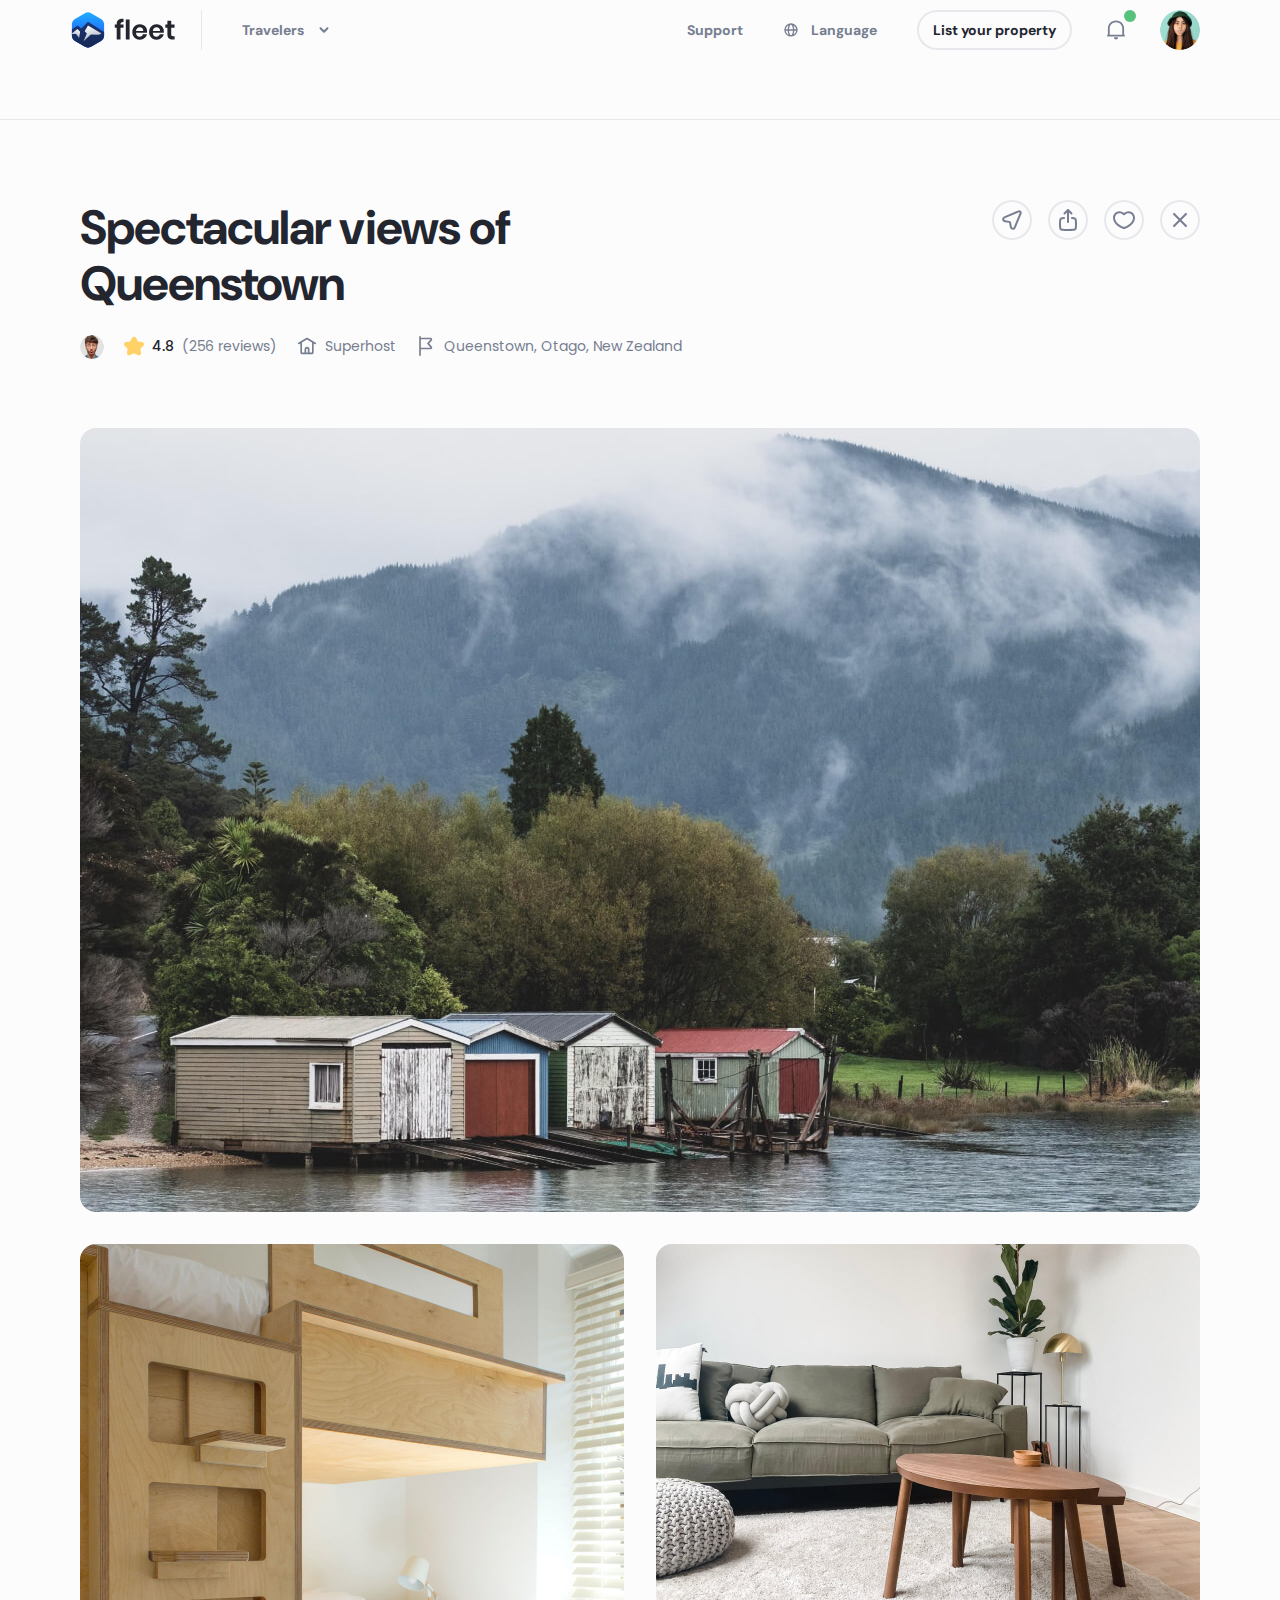
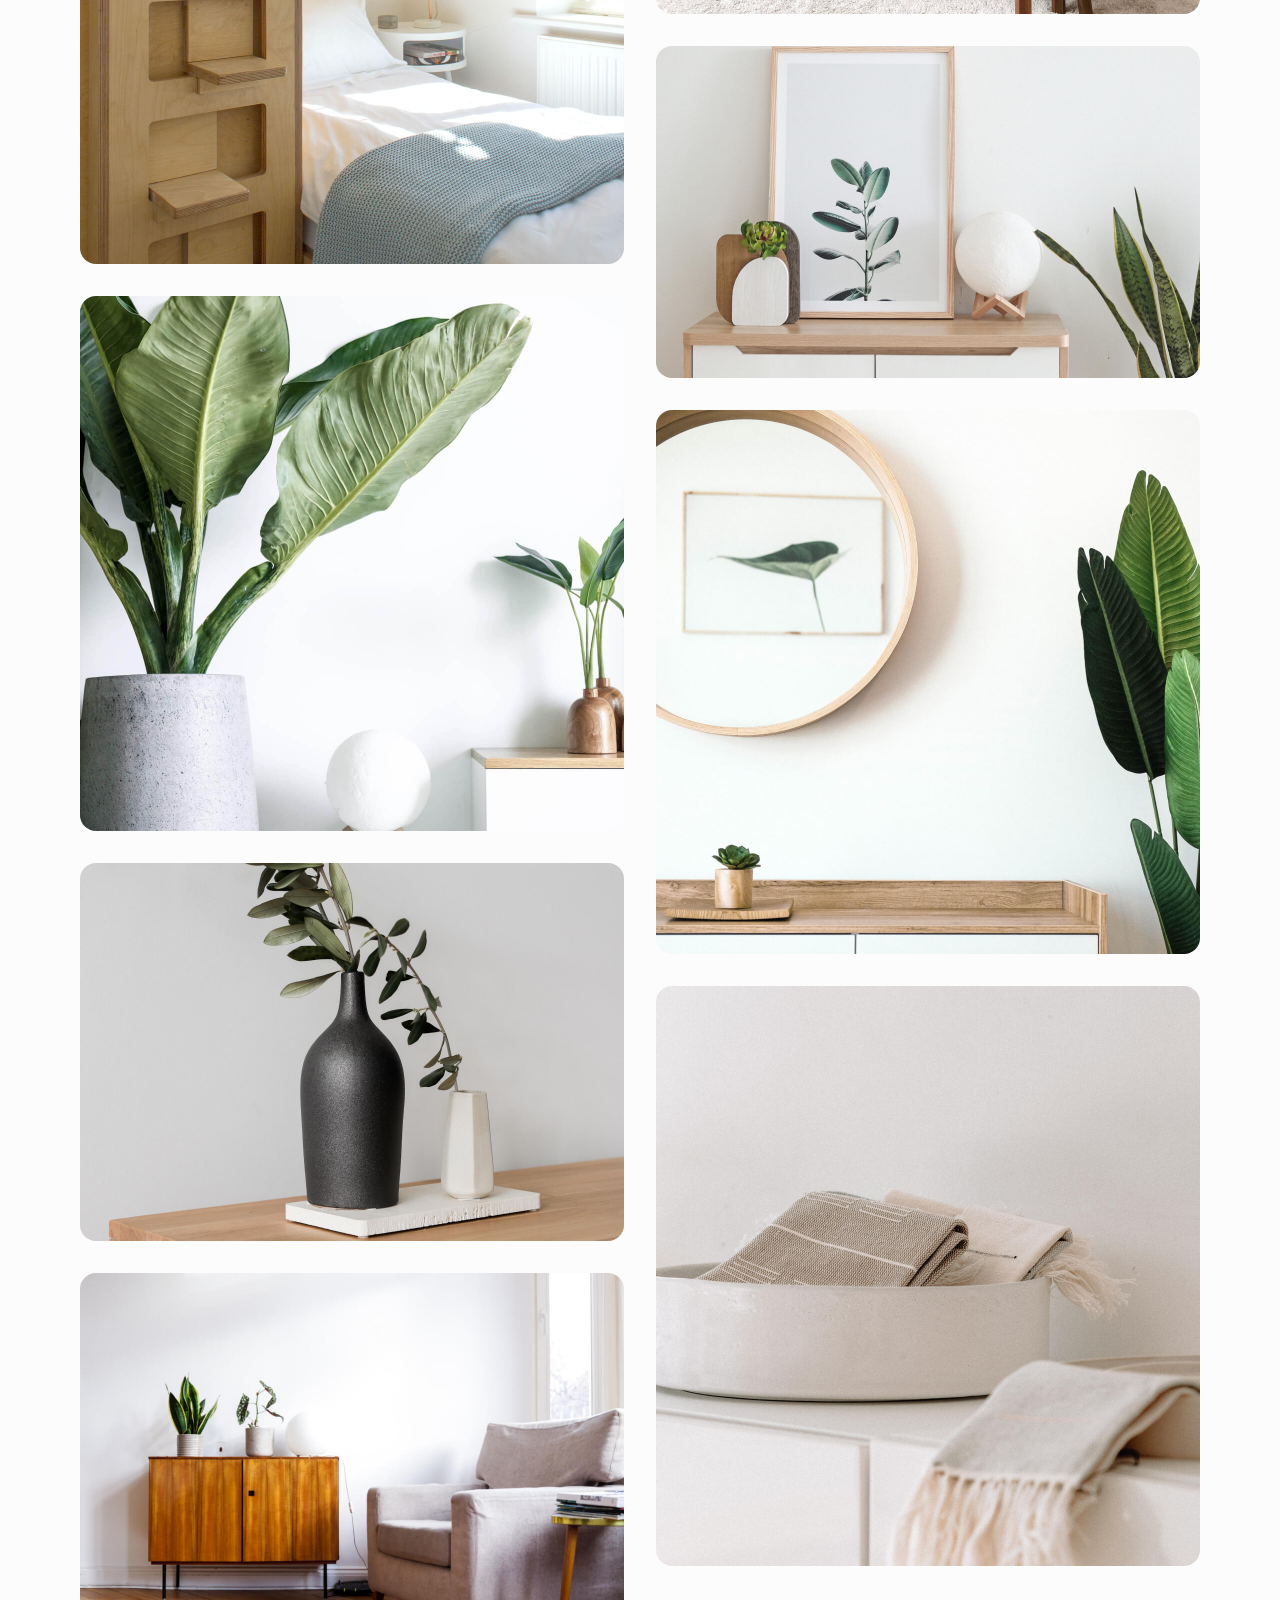
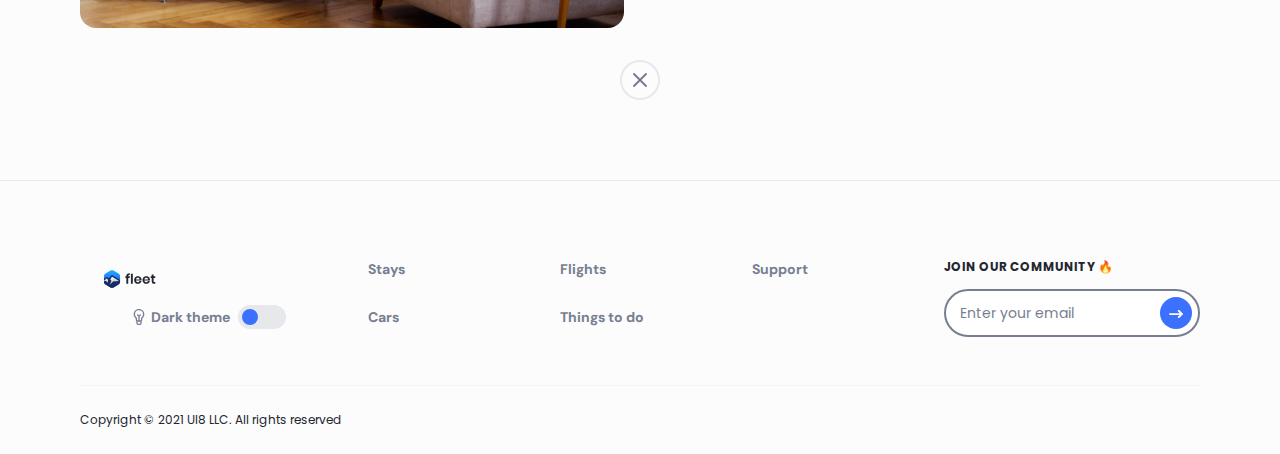
<file: full-photo-grid.html>
<!DOCTYPE html>
<html lang="en">
  <head>
    <meta charset="utf-8">
    <title>Fleet</title>
    <meta http-equiv="X-UA-Compatible" content="IE=Edge">
    <meta name="viewport" content="width=device-width, initial-scale=1, maximum-scale=1.0, user-scalable=no">
    <meta name="format-detection" content="telephone=no">
    <link rel="apple-touch-icon" sizes="180x180" href="img/apple-touch-icon.png">
    <link rel="icon" type="image/png" sizes="32x32" href="img/favicon-32x32.png">
    <link rel="icon" type="image/png" sizes="16x16" href="img/favicon-16x16.png">
    <link rel="manifest" href="img/site.webmanifest">
    <link rel="mask-icon" href="img/safari-pinned-tab.svg" color="#5bbad5">
    <meta name="msapplication-TileColor" content="#da532c">
    <meta name="theme-color" content="#ffffff">
    <meta name="description" content="Epic Travel Shopping Design Kit">
    <meta name="twitter:card" content="summary">
    <meta name="twitter:site" content="@ui8">
    <meta name="twitter:title" content="Fleet – Travel Shopping UI Kit">
    <meta name="twitter:description" content="Epic Travel Shopping Design Kit">
    <meta name="twitter:creator" content="@ui8">
    <meta name="twitter:image" content="https://ui8-fleet-html.herokuapp.com/img/twitter-card.jpg">
    <meta property="og:title" content="Fleet – Travel Shopping UI Kit">
    <meta property="og:type" content="Article">
    <meta property="og:url" content="https://ui8.net/ui8/products/fleet--travel-shopping-ui-design-kit">
    <meta property="og:image" content="https://ui8-fleet-html.herokuapp.com/img/fb-og-image.jpg">
    <meta property="og:description" content="Epic Travel Shopping Design Kit">
    <meta property="og:site_name" content="Fleet – Travel Shopping UI Kit">
    <meta property="fb:admins" content="132951670226590">
    <link rel="preconnect" href="https://fonts.gstatic.com">
    <link href="https://fonts.googleapis.com/css2?family=DM+Sans:wght@700&amp;family=Poppins:wght@400;500;600;700&amp;display=swap" rel="stylesheet">
    <link rel="stylesheet" media="all" href="css/app.min.css">
    <script>
      var viewportmeta = document.querySelector('meta[name="viewport"]');
      if (viewportmeta) {
        if (screen.width < 375) {
          var newScale = screen.width / 375;
          viewportmeta.content = 'width=375, minimum-scale=' + newScale + ', maximum-scale=1.0, user-scalable=no, initial-scale=' + newScale + '';
        } else {
          viewportmeta.content = 'width=device-width, maximum-scale=1.0, initial-scale=1.0';
        }
      }
    </script>
  </head>
  <body>
    <script>
      console.log(localStorage.getItem('darkMode'));
      if (localStorage.getItem('darkMode') === "on") {
        document.body.classList.add("dark");
        document.addEventListener("DOMContentLoaded", function() {
          document.querySelector('.js-theme input').checked = true;
        });
      }
    </script>
    <!-- outer-->
    <div class="outer">
      <!-- header-->
      <header class="header js-header header_border">
        <div class="header__center center"><a class="header__logo" href="index.html"><img class="some-icon" src="img/logo-dark.svg" alt="Fleet"><img class="some-icon-dark" src="img/logo-light.svg" alt="Fleet"></a>
          <div class="header__wrapper js-header-wrapper">
            <div class="header__item header__item_dropdown js-header-item">
              <button class="header__head js-header-head">Travelers
                <svg class="icon icon-arrow-down">
                  <use xlink:href="#icon-arrow-down"></use>
                </svg>
              </button>
              <div class="header__body js-header-body">
                <div class="header__menu"><a class="header__link active" href="index.html">
                    <svg class="icon icon-comment">
                      <use xlink:href="#icon-comment"></use>
                    </svg>Stays</a><a class="header__link" href="flights.html">
                    <svg class="icon icon-email">
                      <use xlink:href="#icon-email"></use>
                    </svg>Flights</a><a class="header__link" href="things-to-do.html">
                    <svg class="icon icon-home">
                      <use xlink:href="#icon-home"></use>
                    </svg>Things to do</a><a class="header__link" href="cars.html">
                    <svg class="icon icon-email">
                      <use xlink:href="#icon-email"></use>
                    </svg>Cars</a></div>
              </div>
            </div><a class="header__item" href="support.html">Support</a>
            <div class="header__item header__item_language js-header-item">
              <button class="header__head js-header-head">
                <svg class="icon icon-globe">
                  <use xlink:href="#icon-globe"></use>
                </svg>Language
              </button>
              <div class="header__body js-header-body">
                <div class="header__list"><a class="header__box active" href="#">
                    <div class="header__category">English</div>
                    <div class="header__country">United States</div></a><a class="header__box" href="#">
                    <div class="header__category">Vietnamese</div>
                    <div class="header__country">Vietnamese</div></a><a class="header__box" href="#">
                    <div class="header__category">Français</div>
                    <div class="header__country">Belgique</div></a><a class="header__box" href="#">
                    <div class="header__category">Français</div>
                    <div class="header__country">Canada</div></a></div>
              </div>
            </div><a class="button button-stroke button-small header__button" href="list-your-property.html">List your property</a>
          </div>
          <div class="header__item header__item_notification js-header-item">
            <button class="header__head js-header-head active">
              <svg class="icon icon-notification">
                <use xlink:href="#icon-notification"></use>
              </svg>
            </button>
            <div class="header__body js-header-body">
              <div class="header__title">Notification</div>
              <div class="header__notifications"><a class="header__notification" href="message-center.html">
                  <div class="header__avatar"><img src="img/content/avatar-1.jpg" alt="Avatar"></div>
                  <div class="header__details">
                    <div class="header__subtitle">Kohaku Tora</div>
                    <div class="header__content">just sent you a message</div>
                    <div class="header__date">1 minute ago</div>
                    <div class="header__status" style="background-color: #3B71FE;"></div>
                  </div></a><a class="header__notification" href="message-center.html">
                  <div class="header__avatar"><img src="img/content/avatar-1.jpg" alt="Avatar"></div>
                  <div class="header__details">
                    <div class="header__subtitle">Kohaku Tora</div>
                    <div class="header__content">just sent you a message</div>
                    <div class="header__date">3 hours ago</div>
                    <div class="header__status" style="background-color: #3B71FE;"></div>
                  </div></a></div>
            </div>
          </div><a class="header__login js-popup-open" href="#popup-login" data-effect="mfp-zoom-in">
            <svg class="icon icon-user">
              <use xlink:href="#icon-user"></use>
            </svg></a>
          <div class="header__item header__item_user js-header-item">
            <button class="header__head js-header-head"><img src="img/content/avatar-2.jpg" alt="Avatar"></button>
            <div class="header__body js-header-body">
              <div class="header__group">
                <div class="header__menu"><a class="header__link" href="message-center.html">
                    <svg class="icon icon-comment">
                      <use xlink:href="#icon-comment"></use>
                    </svg>Messages</a><a class="header__link" href="bookings-list.html">
                    <svg class="icon icon-home">
                      <use xlink:href="#icon-home"></use>
                    </svg>Bookings</a><a class="header__link" href="wishlists.html">
                    <svg class="icon icon-email">
                      <use xlink:href="#icon-email"></use>
                    </svg>Wishlists</a></div>
                <div class="header__menu"><a class="header__link" href="list-your-property.html">
                    <svg class="icon icon-building">
                      <use xlink:href="#icon-building"></use>
                    </svg>List your property</a><a class="header__link" href="host-an-experience.html">
                    <svg class="icon icon-flag">
                      <use xlink:href="#icon-flag"></use>
                    </svg>Host an experience</a></div>
              </div>
              <div class="header__btns"><a class="button button-small header__button" href="account-setting.html">Account</a>
                <button class="button-stroke button-small header__button">Log out</button>
              </div>
            </div>
          </div>
          <button class="header__burger js-header-burger"></button>
        </div>
      </header>
      <!-- outer content-->
      <div class="outer__inner">
        <div class="section-mb80 product product_photo">
          <div class="product__center center">
            <div class="product__head">
              <div class="product__box">
                <h2 class="product__title h2">Spectacular views of Queenstown</h2>
                <div class="product__line">
                  <div class="product__avatar"><img src="img/content/avatar-1.jpg" alt="Avatar"></div>
                  <div class="product__rating">
                    <svg class="icon icon-star">
                      <use xlink:href="#icon-star"></use>
                    </svg>
                    <div class="product__number">4.8</div>
                    <div class="product__reviews">(256 reviews)</div>
                  </div>
                  <div class="product__options">
                    <div class="product__option">
                      <svg class="icon icon-home">
                        <use xlink:href="#icon-home"></use>
                      </svg>Superhost
                    </div>
                    <div class="product__option">
                      <svg class="icon icon-flag">
                        <use xlink:href="#icon-flag"></use>
                      </svg>Queenstown, Otago, New Zealand
                    </div>
                  </div>
                </div>
              </div>
              <div class="actions js-actions">
                <div class="actions__list">
                  <div class="actions__item actions__item_map js-actions-item">
                    <button class="button-circle-stroke button-small actions__button js-actions-button">
                      <svg class="icon icon-location">
                        <use xlink:href="#icon-location"></use>
                      </svg>
                    </button>
                    <div class="actions__body js-actions-body">
                      <iframe src="https://www.google.com/maps/embed?pb=!1m18!1m12!1m3!1d63817.0803287881!2d168.63234961382247!3d-45.04173987887954!2m3!1f0!2f0!3f0!3m2!1i1024!2i768!4f13.1!3m3!1m2!1s0xa9d51df1d7a8de5f%3A0x500ef868479a600!2z0JrRg9C40L3RgdGC0LDRg9C9LCDQndC-0LLQsNGPINCX0LXQu9Cw0L3QtNC40Y8!5e0!3m2!1sru!2sua!4v1624887132616!5m2!1sru!2sua" width="600" height="450"></iframe>
                    </div>
                  </div>
                  <div class="actions__item actions__item_share js-actions-item">
                    <button class="button-circle-stroke button-small actions__button js-actions-button">
                      <svg class="icon icon-share">
                        <use xlink:href="#icon-share"></use>
                      </svg>
                    </button>
                    <div class="actions__body js-actions-body">
                      <div class="actions__title">Share link to this page</div>
                      <div class="actions__list share-btn" data-url="https://ui8.net"><a class="actions__link btn-twitter" data-id="tw"><span>
                            <svg class="icon icon-twitter">
                              <use xlink:href="#icon-twitter"></use>
                            </svg></span></a><a class="actions__link btn-facebook" data-id="fb"><span>
                            <svg class="icon icon-facebook">
                              <use xlink:href="#icon-facebook"></use>
                            </svg></span></a></div>
                    </div>
                  </div>
                  <div class="actions__item">
                    <button class="button-circle-stroke button-small actions__favorite js-actions-favorite">
                      <svg class="icon icon-heart">
                        <use xlink:href="#icon-heart"></use>
                      </svg>
                      <svg class="icon icon-heart-fill">
                        <use xlink:href="#icon-heart-fill"></use>
                      </svg>
                    </button>
                  </div>
                  <div class="actions__item"><a class="button-circle-stroke button-small actions__button" href="stays-category.html">
                      <svg class="icon icon-close">
                        <use xlink:href="#icon-close"></use>
                      </svg></a></div>
                </div>
              </div>
            </div>
            <div class="product__grid">
              <div class="product__photo"><img src="img/content/photo-2.1.jpg" alt="Nature"></div>
              <div class="product__photo"><img src="img/content/photo-2.2.jpg" alt="Nature"></div>
              <div class="product__photo"><img src="img/content/photo-2.3.jpg" alt="Nature"></div>
              <div class="product__photo"><img src="img/content/photo-2.4.jpg" alt="Nature"></div>
              <div class="product__photo"><img src="img/content/photo-2.5.jpg" alt="Nature"></div>
              <div class="product__photo"><img src="img/content/photo-2.6.jpg" alt="Nature"></div>
              <div class="product__photo"><img src="img/content/photo-2.7.jpg" alt="Nature"></div>
              <div class="product__photo"><img src="img/content/photo-2.8.jpg" alt="Nature"></div>
              <div class="product__photo"><img src="img/content/photo-2.9.jpg" alt="Nature"></div>
            </div>
            <div class="product__foot"><a class="button-circle-stroke button-small product__button" href="stays-product.html">
                <svg class="icon icon-close">
                  <use xlink:href="#icon-close"></use>
                </svg></a></div>
          </div>
        </div>
      </div>
      <!-- footer-->
      <footer class="footer">
        <div class="footer__center center">
          <div class="footer__row">
            <div class="footer__col"><a class="footer__logo" href="index.html"><img class="some-icon" src="img/logo-dark.svg" alt="Fleet"><img class="some-icon-dark" src="img/logo-light.svg" alt="Fleet"></a>
              <div class="footer__theme">
                <svg class="icon icon-bulb">
                  <use xlink:href="#icon-bulb"></use>
                </svg>Dark theme
                <label class="theme js-theme">
                  <input class="theme__input" type="checkbox"/><span class="theme__inner"><span class="theme__box"></span></span>
                </label>
              </div>
            </div>
            <div class="footer__col">
              <div class="footer__menu"><a class="footer__link" href="index.html">Stays</a><a class="footer__link" href="flights.html">Flights</a><a class="footer__link" href="support.html">Support</a><a class="footer__link" href="cars.html">Cars</a><a class="footer__link" href="things-to-do.html">Things to do</a></div>
            </div>
            <div class="footer__col">
              <div class="footer__info">Join our community 🔥</div>
              <form class="subscription">
                <input class="subscription__input" type="email" name="email" placeholder="Enter your email" required="required"/>
                <button class="subscription__btn">
                  <svg class="icon icon-arrow-next">
                    <use xlink:href="#icon-arrow-next"></use>
                  </svg>
                </button>
              </form>
            </div>
          </div>
          <div class="footer__bottom">
            <div class="footer__copyright">Copyright © 2021 UI8 LLC. All rights reserved</div>
          </div>
        </div>
      </footer>
    </div>
    <div class="popup popup_login mfp-hide" id="popup-login">
      <div class="login">
        <div class="login__item">
          <div class="login__title h3">Sign up on Fleet</div>
          <div class="login__info">Use Your OpenID to Sign up</div>
          <div class="login__btns">
            <button class="button login__button">
              <svg class="icon icon-google">
                <use xlink:href="#icon-google"></use>
              </svg><span>Google</span>
            </button>
            <button class="button-black login__button">
              <svg class="icon icon-apple">
                <use xlink:href="#icon-apple"></use>
              </svg><span>Apple</span>
            </button>
          </div>
          <div class="login__note">Or continue with email</div>
          <div class="subscription">
            <input class="subscription__input" type="email" name="email" placeholder="Enter your email" required>
            <button class="subscription__btn">
              <svg class="icon icon-arrow-next">
                <use xlink:href="#icon-arrow-next"></use>
              </svg>
            </button>
          </div>
          <div class="login__foot">Already have an account? <a class="login__link" href="#">Login</a></div>
        </div>
        <div class="login__item">
          <div class="login__title h3">Sign in</div>
          <div class="login__form">
            <div class="field field_view">
              <div class="field__wrap">
                <input class="field__input" type="password" name="password" placeholder="Password" required>
                <button class="field__view">
                  <svg class="icon icon-eye">
                    <use xlink:href="#icon-eye"></use>
                  </svg>
                </button>
              </div>
            </div>
            <button class="button login__button">Login</button>
          </div>
          <div class="login__foot"><a class="login__password" href="#">Forgot password?</a></div>
        </div>
        <div class="login__item">
          <div class="login__title h3">Let’s confirm it’s really you</div>
          <div class="login__info">Help us secure your account. Please complete the verifications below</div>
          <div class="login__form">
            <div class="login__variants">
              <label class="radio">
                <input class="radio__input" type="radio" name="login" checked="checked"/><span class="radio__inner"><span class="radio__tick"></span><span class="radio__text">Get the code by text message (SM) at +1 234 567 890</span></span>
              </label>
              <label class="radio">
                <input class="radio__input" type="radio" name="login"/><span class="radio__inner"><span class="radio__tick"></span><span class="radio__text">Get the code by email at tranm••••••••••••@gm•••.com</span></span>
              </label>
            </div>
            <button class="button login__button">Continue</button>
          </div>
        </div>
        <div class="login__item">
          <div class="login__title h3">Enter your security code</div>
          <div class="login__info">We texted your code to +1 234 567 890</div>
          <div class="login__form">
            <div class="login__code">
              <div class="login__number">
                <input type="tel">
              </div>
              <div class="login__number">
                <input type="tel">
              </div>
              <div class="login__number">
                <input type="tel">
              </div>
              <div class="login__number">
                <input type="tel">
              </div>
            </div>
          </div>
        </div>
      </div>
    </div>
    <!-- scripts-->
    <script src="js/lib/jquery.min.js"></script>
    <script src="js/lib/slick.min.js"></script>
    <script src="js/lib/jquery.nice-select.min.js"></script>
    <script src="js/lib/share-buttons.js"></script>
    <script src="js/lib/jquery.fancybox.min.js"></script>
    <script src="js/lib/jquery.rateyo.min.js"></script>
    <script src="js/lib/nouislider.min.js"></script>
    <script src="js/lib/wNumb.js"></script>
    <script src="js/lib/jquery.magnific-popup.min.js"></script>
    <script src="js/lib/moment.min.js"></script>
    <script src="js/lib/jquery.daterangepicker.min.js"></script>
    <script src="js/lib/simpleParallax.min.js"></script>
    <script src="js/demo.js"></script>
    <script src="js/app.js"></script>
    <!-- svg sprite-->
    <div style="display: none"><svg width="0" height="0">
<symbol xmlns="http://www.w3.org/2000/svg" viewBox="0 0 16 16" id="icon-arrow-down">
<path d="M10.805 6.362c-.26-.26-.682-.26-.943 0L8 8.224 6.138 6.362c-.26-.26-.682-.26-.943 0s-.26.682 0 .943l2.333 2.333c.26.26.682.26.943 0l2.333-2.333c.26-.26.26-.682 0-.943z"></path>
</symbol>
<symbol xmlns="http://www.w3.org/2000/svg" viewBox="0 0 16 16" id="icon-arrow-bottom">
<path d="M15.039 3.961c-.653-.653-1.713-.653-2.366 0L8 8.634 3.327 3.961c-.653-.653-1.713-.653-2.366 0s-.653 1.713 0 2.366l5.856 5.856c.653.653 1.713.653 2.366 0l5.856-5.856c.653-.653.653-1.713 0-2.366z"></path>
</symbol>
<symbol xmlns="http://www.w3.org/2000/svg" viewBox="0 0 16 16" id="icon-arrow-left">
<path d="M12.207.521a1.78 1.78 0 0 1 0 2.514L7.242 8l4.965 4.965a1.78 1.78 0 0 1 0 2.514 1.78 1.78 0 0 1-2.514 0L3.471 9.257a1.78 1.78 0 0 1 0-2.514L9.693.521a1.78 1.78 0 0 1 2.514 0z"></path>
</symbol>
<symbol xmlns="http://www.w3.org/2000/svg" viewBox="0 0 16 16" id="icon-arrow-right">
<path d="M6.528 5.195c-.26.26-.26.682 0 .943L8.39 8 6.528 9.862c-.26.26-.26.682 0 .943s.682.26.943 0l2.333-2.333c.26-.26.26-.682 0-.943L7.471 5.195c-.26-.26-.682-.26-.943 0z"></path>
</symbol>
<symbol xmlns="http://www.w3.org/2000/svg" viewBox="0 0 16 16" id="icon-email">
<path d="M13.334 2a2 2 0 0 1 1.995 1.851l.005.149v8a2 2 0 0 1-1.851 1.995l-.149.005H2.667a2 2 0 0 1-1.995-1.851L.667 12V4a2 2 0 0 1 1.851-1.995L2.667 2h10.667zm0 1.333H2.667C2.299 3.333 2 3.632 2 4v8c0 .368.298.667.667.667h10.667c.368 0 .667-.298.667-.667V4c0-.368-.298-.667-.667-.667zm-.821 1.573c.236.283.198.703-.085.939L9.281 8.468a2 2 0 0 1-2.561 0L3.574 5.845c-.283-.236-.321-.656-.085-.939s.656-.321.939-.085l3.146 2.622c.247.206.606.206.854 0l3.146-2.622c.283-.236.703-.197.939.085z"></path>
</symbol>
<symbol xmlns="http://www.w3.org/2000/svg" viewBox="0 0 16 16" id="icon-comment">
<path d="M8 1.413c1.643 0 3.124.162 4.203.326 1.127.171 2.019.997 2.213 2.12a17.13 17.13 0 0 1 .25 2.887 17.13 17.13 0 0 1-.25 2.887c-.193 1.123-1.086 1.949-2.213 2.12a28.6 28.6 0 0 1-3.787.323l-4.077 2.409a.67.67 0 0 1-1.006-.574v-2.269c-.902-.3-1.584-1.045-1.75-2.009-.135-.783-.25-1.777-.25-2.887s.115-2.104.25-2.887c.193-1.123 1.086-1.949 2.213-2.12 1.08-.164 2.561-.326 4.203-.326zm0 1.333a27.01 27.01 0 0 0-4.003.311c-.596.091-1.01.506-1.099 1.028a15.8 15.8 0 0 0-.231 2.661 15.8 15.8 0 0 0 .231 2.661c.078.453.395.817.856.97l.913.303v2.063l3.375-1.994.353-.006a27.26 27.26 0 0 0 3.609-.308c.596-.091 1.01-.506 1.099-1.028.125-.724.231-1.641.231-2.661s-.106-1.937-.231-2.661c-.09-.522-.504-.938-1.099-1.028A27.01 27.01 0 0 0 8 2.746zm-.667 4.667c.368 0 .667.298.667.667s-.298.667-.667.667h0-2.667C4.298 8.746 4 8.448 4 8.08s.298-.667.667-.667h0zm4-2.667c.368 0 .667.298.667.667s-.298.667-.667.667h0-6.667C4.298 6.08 4 5.781 4 5.413s.298-.667.667-.667h0z"></path>
</symbol>
<symbol xmlns="http://www.w3.org/2000/svg" viewBox="0 0 16 16" id="icon-home">
<path d="M8.287 1.411c.09.02.177.053.278.102l.086.044.318.184.132.079 2.561 1.543 3.348 2.009c.316.189.418.599.229.915-.17.284-.519.396-.817.277l-.097-.048-.99-.594v6.751c-.001.619-.013.951-.145 1.211-.128.251-.332.455-.583.583-.233.119-.526.141-1.033.144H10v.001H6v-.001H4.428c-.508-.004-.8-.026-1.033-.144-.251-.128-.455-.332-.583-.583-.119-.233-.141-.526-.144-1.033l-.001-6.928-.99.594c-.316.189-.725.087-.915-.229-.17-.284-.105-.644.14-.852l.088-.063 3.344-2.006L6.899 1.82l.451-.263.084-.043c.101-.049.189-.082.279-.102.189-.042.385-.042.574 0zM8 2.721l-.006.003-2.973 1.784L4 5.123l.001 7.651.008.399.005.071.002.018.018.002a6.48 6.48 0 0 0 .469.013H6V10.61a2 2 0 0 1 3.995-.149l.005.149v2.666h1.498l.399-.008.071-.005.018-.002.002-.018c.011-.133.013-.311.014-.608V5.123l-1.025-.618-2.969-1.781L8 2.721zm0 7.223c-.368 0-.667.298-.667.667l-.001 2.666h1.333l.001-2.666c0-.368-.298-.667-.667-.667z"></path>
</symbol>
<symbol xmlns="http://www.w3.org/2000/svg" viewBox="0 0 16 16" id="icon-home-fill">
<path d="M13.333 12.534V5.978l.99.594c.316.189.725.087.915-.229s.087-.725-.229-.915L11.661 3.42 9.1 1.877h0l-.45-.263-.086-.044c-.101-.049-.188-.082-.278-.102-.189-.042-.385-.042-.574 0-.09.02-.178.053-.279.102l-.084.043-.451.263h0L4.334 3.422.99 5.429c-.316.189-.418.599-.229.915s.599.418.915.229l.99-.594v6.556c0 .747 0 1.12.145 1.405.128.251.332.455.583.583.285.145.659.145 1.405.145h1.2v-4a2 2 0 0 1 4 0v4h1.2c.747 0 1.12 0 1.405-.145.251-.128.455-.332.583-.583.145-.285.145-.659.145-1.405z"></path>
</symbol>
<symbol xmlns="http://www.w3.org/2000/svg" viewBox="0 0 16 16" id="icon-globe">
<path d="M8 1.334a6.67 6.67 0 0 1 6.631 5.971l.003.029.033.667a6.67 6.67 0 0 1-13.3.667l-.033-.667c0-.225.011-.447.033-.667h0a6.67 6.67 0 0 1 6.634-6zm1.982 7.334H6.018c.077 1.396.391 2.599.817 3.451.532 1.065 1.021 1.216 1.164 1.216s.632-.151 1.164-1.216c.426-.852.74-2.055.817-3.451zm-5.299 0H2.708c.228 1.831 1.385 3.374 2.983 4.142-.556-1.068-.927-2.52-1.008-4.142zm8.609 0h-1.975c-.081 1.622-.452 3.074-1.009 4.142a5.34 5.34 0 0 0 2.984-4.143zm-7.6-5.476l-.143.071c-1.525.79-2.62 2.295-2.841 4.071h1.975c.08-1.623.452-3.074 1.008-4.143zM8 2.667c-.143 0-.632.151-1.164 1.216-.426.852-.74 2.055-.817 3.452h3.964c-.077-1.396-.391-2.6-.817-3.452-.501-1.002-.963-1.195-1.136-1.214L8 2.667h0zm2.308.524l.049.095c.53 1.059.882 2.473.96 4.048h1.975a5.34 5.34 0 0 0-2.984-4.143z"></path>
</symbol>
<symbol xmlns="http://www.w3.org/2000/svg" viewBox="0 0 16 16" id="icon-bell">
<path d="M8.833 12.861c.368 0 .679.313.516.643-.072.146-.169.281-.289.398-.281.276-.663.431-1.061.431s-.779-.155-1.061-.431a1.47 1.47 0 0 1-.289-.398c-.163-.33.148-.643.516-.643h1.667zM8 1.667c2.982 0 5.4 2.382 5.4 5.321v4.106h.011a.59.59 0 0 1 .589.589.59.59 0 0 1-.589.589H2.589A.59.59 0 0 1 2 11.683a.59.59 0 0 1 .589-.589H2.6V6.988c0-2.939 2.418-5.321 5.4-5.321zm0 1.178c-2.32 0-4.2 1.855-4.2 4.142v4.106h8.4V6.988c0-2.288-1.88-4.142-4.2-4.142z"></path>
</symbol>
<symbol xmlns="http://www.w3.org/2000/svg" viewBox="0 0 16 16" id="icon-flag">
<path d="M3.22 0c.368 0 .667.298.667.667v.666h7.768c1.097 0 1.707 1.239 1.089 2.103l-.077.098L10.553 6l2.113 2.466c.714.833.17 2.103-.888 2.196l-.124.005-7.768-.001v4.667c0 .368-.298.667-.667.667s-.667-.298-.667-.667V.667c0-.368.298-.667.667-.667zm8.434 2.667H3.886v6.667h7.768L8.797 6l2.857-3.333z"></path>
</symbol>
<symbol xmlns="http://www.w3.org/2000/svg" viewBox="0 0 16 16" id="icon-building">
<path d="M7.333 1.333a2 2 0 0 1 2 2v3.333h3.333a2 2 0 0 1 1.995 1.851l.005.149v4a2 2 0 0 1-1.851 1.995l-.149.005H3.333a2 2 0 0 1-2-2V3.333a2 2 0 0 1 2-2h4zm0 1.333h-4c-.335 0-.612.247-.659.568l-.007.099v9.333c0 .335.247.612.568.659l.099.007H4v-.667c0-.335.247-.612.568-.659L4.666 12H6c.335 0 .612.247.659.568l.007.099v.667H8v-10c0-.368-.298-.667-.667-.667zM12.666 8H9.333v5.333h3.333c.368 0 .667-.298.667-.667v-4c0-.368-.298-.667-.667-.667zm-1.333 3.333c.368 0 .667.298.667.667s-.298.667-.667.667-.667-.298-.667-.667.298-.667.667-.667zm0-2c.368 0 .667.298.667.667s-.298.667-.667.667-.667-.298-.667-.667.298-.667.667-.667zM6 9.333c.368 0 .667.298.667.667s-.298.667-.667.667h0-1.333C4.298 10.666 4 10.368 4 10s.298-.667.667-.667h0zm0-2.667c.368 0 .667.298.667.667S6.368 8 6 8H4.666C4.298 8 4 7.701 4 7.333s.298-.667.667-.667H6zM6 4c.368 0 .667.298.667.667s-.298.667-.667.667H4.666c-.368 0-.667-.298-.667-.667S4.298 4 4.666 4H6z"></path>
</symbol>
<symbol xmlns="http://www.w3.org/2000/svg" viewBox="0 0 16 16" id="icon-arrow-next">
<path d="M10.39 3.765c.464-.375 1.187-.349 1.615.057l3.692 3.5a.91.91 0 0 1 0 1.357l-3.692 3.5c-.428.406-1.151.431-1.615.057s-.493-1.007-.065-1.413L12.247 9H1.143C.512 9 0 8.552 0 8s.512-1 1.143-1h11.104l-1.922-1.822c-.428-.406-.399-1.038.065-1.413z"></path>
</symbol>
<symbol xmlns="http://www.w3.org/2000/svg" viewBox="0 0 16 16" id="icon-arrow-prev">
<path d="M5.61 12.235c-.464.375-1.187.349-1.615-.057l-3.692-3.5a.91.91 0 0 1 0-1.357l3.692-3.5c.428-.406 1.151-.431 1.615-.057s.493 1.007.065 1.413L3.753 7h11.104C15.488 7 16 7.448 16 8s-.512 1-1.143 1H3.753l1.922 1.822c.428.406.399 1.038-.065 1.413z"></path>
</symbol>
<symbol xmlns="http://www.w3.org/2000/svg" viewBox="0 0 16 16" id="icon-notification">
<path d="M8.833 12.861c.368 0 .679.313.516.643-.072.146-.169.281-.289.398-.281.276-.663.431-1.061.431s-.779-.155-1.061-.431a1.47 1.47 0 0 1-.289-.398c-.163-.33.148-.643.516-.643h1.667zM8 1.667c2.982 0 5.4 2.382 5.4 5.321v4.106h.011a.59.59 0 0 1 .589.589.59.59 0 0 1-.589.589H2.589A.59.59 0 0 1 2 11.683a.59.59 0 0 1 .589-.589H2.6V6.988c0-2.939 2.418-5.321 5.4-5.321zm0 1.178c-2.32 0-4.2 1.855-4.2 4.142v4.106h8.4V6.988c0-2.288-1.88-4.142-4.2-4.142z"></path>
</symbol>
<symbol xmlns="http://www.w3.org/2000/svg" viewBox="0 0 16 16" id="icon-bulb">
<path d="M7.999 0c2.946 0 5.333 2.388 5.333 5.333 0 1.684-.781 3.186-2 4.164v1.17c0 .591-.256 1.122-.663 1.488L10.668 14a2 2 0 0 1-2 2H7.335a2 2 0 0 1-2-2v-1.841c-.41-.366-.668-.899-.668-1.492v-1.17c-1.219-.977-2-2.479-2-4.164C2.666 2.388 5.054 0 7.999 0zm1.335 12.667l-2.667-.001V14c0 .368.298.667.667.667h1.333c.368 0 .667-.298.667-.667v-1.333h0zM7.999 1.333a4 4 0 0 0-4 4A3.99 3.99 0 0 0 5.5 8.457l.499.4v1.81c0 .368.298.667.667.667h.668V7.609L6.196 6.471c-.26-.26-.26-.682 0-.943s.682-.26.943 0h0L8 6.39l.862-.862c.26-.26.682-.26.943 0s.26.682 0 .943h0L8.667 7.609v3.724h.666c.368 0 .667-.298.667-.667v-1.81l.499-.4a3.99 3.99 0 0 0 1.501-3.123 4 4 0 0 0-4-4z"></path>
</symbol>
<symbol xmlns="http://www.w3.org/2000/svg" viewBox="0 0 16 16" id="icon-coin">
<path d="M8 1.334a6.67 6.67 0 0 1 6.667 6.667A6.67 6.67 0 0 1 8 14.667a6.67 6.67 0 0 1-6.667-6.667A6.67 6.67 0 0 1 8 1.334zm0 1.333c-2.946 0-5.333 2.388-5.333 5.333S5.054 13.334 8 13.334s5.333-2.388 5.333-5.333S10.945 2.667 8 2.667zm0 1.333c.368 0 .667.298.667.667a2 2 0 0 1 2 2c0 .368-.298.667-.667.667s-.667-.298-.667-.667-.298-.667-.667-.667H7.162c-.274 0-.496.222-.496.496 0 .213.137.403.339.47l2.411.804a1.83 1.83 0 0 1-.578 3.564h-.171c0 .368-.298.667-.667.667s-.667-.298-.667-.667a2 2 0 0 1-2-2c0-.368.298-.667.667-.667s.667.298.667.667.298.667.667.667h1.504c.274 0 .496-.222.496-.496 0-.213-.136-.403-.339-.47l-2.411-.804a1.83 1.83 0 0 1 .578-3.564h.171c0-.368.298-.667.667-.667z"></path>
</symbol>
<symbol xmlns="http://www.w3.org/2000/svg" viewBox="0 0 16 16" id="icon-star">
<path d="M9.69 1.529l1.442 2.838 3.238.457c1.517.214 2.211 2.086 1.041 3.192l-2.326 2.198.547 3.098c.28 1.587-1.404 2.653-2.73 1.977L8 13.809l-2.903 1.481c-1.328.678-3.011-.391-2.731-1.976l.547-3.098L.588 8.017C-.582 6.91.114 5.038 1.628 4.824l3.239-.457L6.31 1.529c.697-1.371 2.683-1.372 3.38 0z"></path>
</symbol>
<symbol xmlns="http://www.w3.org/2000/svg" viewBox="0 0 16 16" id="icon-play">
<path d="M1.509 2.463c0-1.71 1.876-2.755 3.33-1.855l8.945 5.538c1.378.853 1.378 2.857 0 3.711l-8.945 5.538c-1.454.899-3.33-.147-3.33-1.856V2.463z"></path>
</symbol>
<symbol xmlns="http://www.w3.org/2000/svg" viewBox="0 0 16 16" id="icon-modem">
<path d="M11.333 1.333c.368 0 .667.298.667.667h0v5.333h.667a2 2 0 0 1 1.995 1.851l.005.149V12a2 2 0 0 1-1.851 1.995l-.149.005-.007.099c-.048.321-.325.568-.659.568-.368 0-.667-.298-.667-.667h0-6.667c0 .368-.298.667-.667.667s-.667-.298-.667-.667h0a2 2 0 0 1-1.995-1.851L1.334 12V9.333a2 2 0 0 1 1.851-1.995l.149-.005H4V4.666C4 4.298 4.299 4 4.667 4s.667.298.667.667h0v2.667h5.333V2c0-.368.298-.667.667-.667zm1.334 7.333H3.334c-.368 0-.667.298-.667.667V12c0 .368.298.667.667.667h9.333c.368 0 .667-.298.667-.667V9.333c0-.368-.298-.667-.667-.667zM4.667 10c.368 0 .667.298.667.667s-.298.667-.667.667S4 11.035 4 10.666 4.299 10 4.667 10zm6.667 0c.368 0 .667.298.667.667s-.298.667-.667.667h0-4c-.368 0-.667-.298-.667-.667S6.965 10 7.333 10h0z"></path>
</symbol>
<symbol xmlns="http://www.w3.org/2000/svg" viewBox="0 0 16 16" id="icon-burger">
<path d="M10.001 2a4.67 4.67 0 0 1 4.667 4.667 1.99 1.99 0 0 1-.257.982c.555.355.923.977.923 1.685a2 2 0 0 1-.923 1.685c.164.289.257.624.257.981a2 2 0 0 1-2 2H3.334a2 2 0 0 1-2-2 1.99 1.99 0 0 1 .257-.981c-.556-.354-.925-.977-.925-1.686a2 2 0 0 1 .925-1.687c-.163-.289-.257-.624-.257-.98A4.67 4.67 0 0 1 6.001 2h4zm2.667 9.333H3.334c-.368 0-.667.299-.667.667 0 .335.247.612.568.659l.099.007h9.333c.368 0 .667-.299.667-.667s-.299-.667-.667-.667zm.665-2.667H2.666c-.368 0-.667.298-.667.667s.298.667.667.667h10.667c.368 0 .667-.298.667-.667s-.298-.667-.667-.667zm-3.332-5.333h-4c-1.841 0-3.333 1.492-3.333 3.333 0 .335.247.612.568.659l.099.007h9.333c.368 0 .667-.298.667-.667 0-1.841-1.492-3.333-3.333-3.333zM5.333 4.667c.368 0 .667.298.667.667S5.701 6 5.333 6s-.667-.298-.667-.667.298-.667.667-.667zm2.667 0c.368 0 .667.298.667.667S8.368 6 7.999 6s-.667-.298-.667-.667.298-.667.667-.667zm2.667 0c.368 0 .667.298.667.667S11.034 6 10.666 6s-.667-.298-.667-.667.298-.667.667-.667z"></path>
</symbol>
<symbol xmlns="http://www.w3.org/2000/svg" viewBox="0 0 16 16" id="icon-check">
<path d="M15.665 2.668c.446.446.446 1.17 0 1.616l-9.143 9.143c-.446.446-1.17.446-1.616 0L.335 8.855c-.446-.446-.446-1.17 0-1.616s1.17-.446 1.616 0l3.763 3.763 8.335-8.335c.446-.446 1.17-.446 1.616 0z"></path>
</symbol>
<symbol xmlns="http://www.w3.org/2000/svg" viewBox="0 0 16 16" id="icon-share">
<path d="M10.702 6.063l1.279.098c.99.104 1.779.806 1.898 1.843.068.591.122 1.444.122 2.663l-.122 2.663c-.118 1.036-.906 1.739-1.896 1.843-.787.083-2.042.161-3.982.161s-3.195-.078-3.982-.161c-.99-.104-1.778-.807-1.896-1.843C2.054 12.739 2 11.886 2 10.667l.122-2.663c.119-1.037.908-1.739 1.897-1.843l1.279-.098c.368-.02.682.263.701.63s-.263.682-.63.701l-1.21.092c-.417.044-.671.3-.713.669-.06.529-.113 1.33-.113 2.511l.113 2.511c.042.369.295.625.711.669C4.887 13.924 6.093 14 8 14l3.842-.154c.416-.044.669-.299.711-.669.06-.529.113-1.33.113-2.511l-.113-2.511c-.042-.369-.296-.625-.713-.669l-1.21-.092c-.368-.02-.65-.334-.63-.701s.334-.65.701-.63zM8.471.862l2.333 2.333c.26.26.26.682 0 .943s-.682.26-.943 0L8.667 2.943v6.391c0 .368-.298.667-.667.667s-.667-.298-.667-.667V2.943L6.138 4.138c-.26.26-.682.26-.943 0s-.26-.682 0-.943L7.529.862c.26-.26.682-.26.943 0z"></path>
</symbol>
<symbol xmlns="http://www.w3.org/2000/svg" viewBox="0 0 16 16" id="icon-more">
<path d="M3.333 6.667A1.34 1.34 0 0 1 4.667 8a1.34 1.34 0 0 1-1.333 1.333A1.34 1.34 0 0 1 2 8a1.34 1.34 0 0 1 1.333-1.333zm9.333 0A1.34 1.34 0 0 1 14 8a1.34 1.34 0 0 1-1.333 1.333A1.34 1.34 0 0 1 11.333 8a1.34 1.34 0 0 1 1.333-1.333zM8 6.667A1.34 1.34 0 0 1 9.333 8 1.34 1.34 0 0 1 8 9.334 1.34 1.34 0 0 1 6.667 8 1.34 1.34 0 0 1 8 6.667zM3.333 6.667A1.34 1.34 0 0 1 4.667 8a1.34 1.34 0 0 1-1.333 1.333A1.34 1.34 0 0 1 2 8a1.34 1.34 0 0 1 1.333-1.333zm9.333 0A1.34 1.34 0 0 1 14 8a1.34 1.34 0 0 1-1.333 1.333A1.34 1.34 0 0 1 11.333 8a1.34 1.34 0 0 1 1.333-1.333zM8 6.667A1.34 1.34 0 0 1 9.333 8 1.34 1.34 0 0 1 8 9.334 1.34 1.34 0 0 1 6.667 8 1.34 1.34 0 0 1 8 6.667z"></path>
</symbol>
<symbol xmlns="http://www.w3.org/2000/svg" viewBox="0 0 16 16" id="icon-heart">
<path d="M11 2.112c2.393 0 4.333 1.94 4.333 4.333 0 4.245-4.647 6.59-6.542 7.37-.511.21-1.071.21-1.582 0-1.896-.78-6.543-3.124-6.543-7.37 0-2.393 1.94-4.333 4.333-4.333a4.32 4.32 0 0 1 3 1.206 4.32 4.32 0 0 1 3-1.206zm0 1.333c-.807 0-1.537.317-2.077.835l-.462.443c-.258.248-.665.248-.923 0l-.462-.443c-.54-.518-1.27-.835-2.077-.835a3 3 0 0 0-3 3c0 1.588.86 2.9 2.101 3.978s2.728 1.794 3.615 2.159a.73.73 0 0 0 .567 0c.888-.365 2.373-1.08 3.615-2.159S14 8.034 14 6.445a3 3 0 0 0-3-3z"></path>
</symbol>
<symbol xmlns="http://www.w3.org/2000/svg" viewBox="0 0 16 16" id="icon-heart-fill">
<path d="M8 3.339a4.32 4.32 0 0 0-3-1.206c-2.393 0-4.333 1.94-4.333 4.333 0 4.246 4.647 6.59 6.543 7.37.511.21 1.071.21 1.582 0 1.896-.78 6.543-3.124 6.543-7.37 0-2.393-1.94-4.333-4.333-4.333a4.32 4.32 0 0 0-3 1.206z"></path>
</symbol>
<symbol xmlns="http://www.w3.org/2000/svg" viewBox="0 0 16 16" id="icon-close">
<path d="M3.528 3.528c.26-.26.682-.26.943 0L8 7.057l3.529-3.529c.26-.26.682-.26.943 0s.26.682 0 .943L8.942 8l3.529 3.529c.26.26.26.682 0 .943s-.682.26-.943 0L8 8.942l-3.529 3.529c-.26.26-.682.26-.943 0s-.26-.682 0-.943L7.057 8 3.528 4.471c-.26-.26-.26-.682 0-.943z"></path>
</symbol>
<symbol xmlns="http://www.w3.org/2000/svg" viewBox="0 0 16 16" id="icon-location">
<path d="M14.349 3.832L10.4 13.31c-.772 1.854-3.489 1.54-3.819-.44l-.493-2.956-2.956-.493c-1.981-.33-2.294-3.047-.44-3.819l9.478-3.949a1.67 1.67 0 0 1 2.18 2.179zm-1.667-.949L3.204 6.833a.67.67 0 0 0 .147 1.273l2.956.493c.562.094 1.002.534 1.096 1.096l.493 2.956a.67.67 0 0 0 1.273.147l3.949-9.478c.114-.275-.161-.55-.436-.436z"></path>
</symbol>
<symbol xmlns="http://www.w3.org/2000/svg" viewBox="0 0 16 16" id="icon-image">
<path d="M8.001 1.334a28.06 28.06 0 0 1 3.639.246c1.464.193 2.588 1.317 2.782 2.782.133 1.007.246 2.266.246 3.639a28.05 28.05 0 0 1-.246 3.639c-.193 1.464-1.317 2.588-2.782 2.782-1.007.133-2.266.246-3.639.246s-2.632-.113-3.639-.246c-1.465-.193-2.588-1.317-2.782-2.782a28.06 28.06 0 0 1-.246-3.639 28.06 28.06 0 0 1 .246-3.639c.193-1.465 1.317-2.588 2.782-2.782a28.06 28.06 0 0 1 3.639-.246zm0 1.333c-1.301 0-2.501.107-3.464.235-.867.114-1.52.768-1.635 1.635-.127.963-.235 2.163-.235 3.464 0 1.055.071 2.043.165 2.892l1.086-1.087a2 2 0 0 1 2.828 0l.114.114c.26.26.682.26.943 0l1.448-1.448a2 2 0 0 1 2.828 0l1.196 1.196-.168 1.718-1.971-1.971c-.26-.26-.682-.26-.943 0l-1.448 1.448a2 2 0 0 1-2.828 0l-.114-.114c-.26-.26-.682-.26-.943 0l-1.605 1.606a1.88 1.88 0 0 0 1.28.745c.963.127 2.163.235 3.464.235a26.72 26.72 0 0 0 3.464-.235c.867-.114 1.52-.768 1.635-1.635.127-.963.235-2.163.235-3.464s-.107-2.501-.235-3.464c-.114-.867-.768-1.52-1.635-1.635-.963-.127-2.163-.235-3.464-.235zm-2.001 2c.736 0 1.333.597 1.333 1.333s-.597 1.333-1.333 1.333-1.333-.597-1.333-1.333.597-1.333 1.333-1.333z"></path>
</symbol>
<symbol xmlns="http://www.w3.org/2000/svg" viewBox="0 0 16 16" id="icon-toilet-paper">
<path d="M11.333 1.333c.952 0 1.799.587 2.378 1.407.542.768.897 1.796.949 2.965l.006.295v6.667a2 2 0 0 1-1.851 1.995l-.149.005h-4a2 2 0 0 1-1.995-1.851l-.005-.149v-2h-2c-1.841 0-3.333-2.089-3.333-4.667s1.492-4.667 3.333-4.667h6.667zm0 1.333H6.999c.29.398.528.869.699 1.392l.027.084.035.117.033.118.039.156.02.085.024.116.077.478.012.114.015.164.006.088.007.126.001.038.001.024L8 6v3.333h0c.368 0 .667.298.667.667s-.298.667-.667.667v2c0 .335.247.612.568.659l.099.007h4c.335 0 .612-.247.659-.568l.007-.099v-2c-.368 0-.667-.298-.667-.667s.298-.667.667-.667h0V6c0-1.043-.299-1.906-.711-2.491-.421-.597-.908-.843-1.289-.843zm-.667 6.667c.368 0 .667.298.667.667s-.298.667-.667.667S10 10.368 10 10s.298-.667.667-.667zm-6-6.667c-.378 0-.846.212-1.272.808S2.666 4.957 2.666 6s.304 1.931.728 2.525.894.808 1.272.808.846-.212 1.272-.808.728-1.482.728-2.525a4.96 4.96 0 0 0-.202-1.42c-.126-.418-.304-.779-.51-1.07-.383-.542-.819-.795-1.182-.837l-.107-.006h0zm0 2c.368 0 .667.597.667 1.333s-.298 1.333-.667 1.333S4 6.736 4 6s.298-1.333.667-1.333z"></path>
</symbol>
<symbol xmlns="http://www.w3.org/2000/svg" viewBox="0 0 16 16" id="icon-credit-card">
<path d="M15.334 12a2 2 0 0 1-1.851 1.995l-.149.005H2.667a2 2 0 0 1-1.995-1.851L.667 12V4a2 2 0 0 1 1.851-1.995L2.667 2h10.667a2 2 0 0 1 1.995 1.851l.005.149v8zM14 6.666H2V12c0 .368.298.667.667.667h10.667c.368 0 .667-.298.667-.667V6.666zM4.334 9.333a1 1 0 1 1 0 2 1 1 0 1 1 0-2zm3.333 0a1 1 0 1 1 0 2 1 1 0 1 1 0-2zm5.667-6H2.667C2.299 3.333 2 3.632 2 4v1.333h12V4c0-.368-.298-.667-.667-.667z"></path>
</symbol>
<symbol xmlns="http://www.w3.org/2000/svg" viewBox="0 0 16 16" id="icon-medical-case">
<path d="M9.333 1.333a2 2 0 0 1 2 2V4H12c1.416 0 2.574 1.104 2.661 2.498l.005.169V12c0 1.416-1.104 2.574-2.498 2.661l-.169.005H4c-1.416 0-2.574-1.104-2.661-2.498L1.333 12V6.666c0-1.416 1.104-2.574 2.498-2.661L4 4h.667 0v-.667a2 2 0 0 1 2-2h2.667zm2.667 4H4c-.736 0-1.333.597-1.333 1.333V12c0 .736.597 1.333 1.333 1.333h8c.736 0 1.333-.597 1.333-1.333V6.666c0-.736-.597-1.333-1.333-1.333zM8 6.666c.368 0 .667.298.667.667h0v1.333H10c.368 0 .667.298.667.667S10.368 10 10 10h0-1.333v1.333c0 .368-.298.667-.667.667s-.667-.298-.667-.667h0V10H6c-.368 0-.667-.298-.667-.667s.298-.667.667-.667h0 1.333V7.333c0-.368.298-.667.667-.667zm1.333-4H6.666c-.368 0-.667.298-.667.667V4h4 0v-.667c0-.368-.298-.667-.667-.667z"></path>
</symbol>
<symbol xmlns="http://www.w3.org/2000/svg" viewBox="0 0 16 16" id="icon-monitor">
<path d="M12 1.333c1.416 0 2.574 1.104 2.661 2.498l.005.169v5.333c0 1.416-1.104 2.574-2.498 2.661L12 12h-2v1.333h.667c.368 0 .667.298.667.667s-.298.667-.667.667H5.333c-.368 0-.667-.298-.667-.667s.298-.667.667-.667H6V12H4c-1.416 0-2.574-1.104-2.661-2.498l-.005-.169V4c0-1.416 1.104-2.574 2.498-2.661L4 1.333h8zM8.666 12H7.333v1.333h1.333V12zM12 2.666H4c-.736 0-1.333.597-1.333 1.333v5.333c0 .736.597 1.333 1.333 1.333h8c.736 0 1.333-.597 1.333-1.333V4c0-.736-.597-1.333-1.333-1.333zm-6 4c.368 0 .667.298.667.667S6.368 8 6 8h0-1.333C4.298 8 4 7.701 4 7.333s.298-.667.667-.667h0zM9.333 4c.368 0 .667.298.667.667s-.298.667-.667.667h0-4.667c-.368 0-.667-.298-.667-.667S4.298 4 4.666 4h0z"></path>
</symbol>
<symbol xmlns="http://www.w3.org/2000/svg" viewBox="0 0 16 16" id="icon-calendar">
<path d="M11.333 1.333c.335 0 .612.247.659.568L12 2l-.001.666h.667a2 2 0 0 1 1.995 1.851l.005.149v8a2 2 0 0 1-1.851 1.995l-.149.005H3.333a2 2 0 0 1-1.995-1.851l-.005-.149v-8a2 2 0 0 1 1.851-1.995l.149-.005h.666L4 2c0-.368.298-.667.667-.667.335 0 .612.247.659.568L5.333 2l-.001.666h5.334V2c0-.368.298-.667.667-.667zM12.666 4l-.667-.001.001.667c0 .368-.298.667-.667.667-.335 0-.612-.247-.659-.568l-.007-.099v-.667H5.332l.001.667c0 .368-.298.667-.667.667-.335 0-.612-.247-.659-.568L4 4.666l-.001-.667L3.333 4c-.368 0-.667.298-.667.667v8c0 .368.298.667.667.667h9.333c.368 0 .667-.298.667-.667v-8c0-.368-.298-.667-.667-.667zm-4 6.667c.368 0 .667.298.667.667 0 .335-.247.612-.568.659L8.666 12h-4C4.298 12 4 11.701 4 11.333c0-.335.247-.612.568-.659l.099-.007h4zM11.333 8c.368 0 .667.298.667.667 0 .335-.247.612-.568.659l-.099.007H6.666c-.368 0-.667-.298-.667-.667 0-.335.247-.612.568-.659L6.666 8h4.667z"></path>
</symbol>
<symbol xmlns="http://www.w3.org/2000/svg" viewBox="0 0 16 16" id="icon-user">
<path d="M8 .668a4 4 0 0 1 4 4c0 1.296-.617 2.449-1.573 3.18 2.104.93 3.573 3.037 3.573 5.487v1.333c0 .368-.298.667-.667.667s-.667-.298-.667-.667v-1.333a4.67 4.67 0 0 0-4.645-4.667H8h0l-.021-.001-.193.006a4.67 4.67 0 0 0-4.453 4.662v1.333c0 .368-.298.667-.667.667S2 15.036 2 14.668v-1.333c0-2.45 1.468-4.557 3.573-5.489C4.617 7.117 4 5.964 4 4.668a4 4 0 0 1 4-4zm0 1.333c-1.473 0-2.667 1.194-2.667 2.667S6.527 7.335 8 7.335s2.667-1.194 2.667-2.667S9.473 2.001 8 2.001z"></path>
</symbol>
<symbol xmlns="http://www.w3.org/2000/svg" viewBox="0 0 16 16" id="icon-plus">
<path d="M8.667 4.667C8.667 4.298 8.368 4 8 4s-.667.298-.667.667v2.667H4.667C4.298 7.333 4 7.632 4 8s.298.667.667.667h2.667v2.667c0 .368.298.667.667.667s.667-.298.667-.667V8.667h2.667c.368 0 .667-.298.667-.667s-.298-.667-.667-.667H8.667V4.667z"></path>
</symbol>
<symbol xmlns="http://www.w3.org/2000/svg" viewBox="0 0 16 16" id="icon-minus">
<path d="M4 8c0-.368.298-.667.667-.667h6.667c.368 0 .667.298.667.667s-.298.667-.667.667H4.667C4.298 8.666 4 8.368 4 8z"></path>
</symbol>
<symbol xmlns="http://www.w3.org/2000/svg" viewBox="0 0 16 16" id="icon-bag">
<path d="M8.5 1.334c1.613 0 2.958 1.145 3.266 2.666h.562a2.67 2.67 0 0 1 2.666 2.633l-.005.2-.333 5.333a2.67 2.67 0 0 1-2.494 2.495l-.168.005h-6.99c-1.352 0-2.479-1.008-2.645-2.333l-.016-.167-.333-5.333a2.67 2.67 0 0 1 2.462-2.825l.2-.008h.562C5.542 2.479 6.887 1.334 8.5 1.334zm3.828 3.999h-.496l.001.667a.67.67 0 0 1-.667.667c-.368 0-.666-.299-.666-.667l-.001-.667h-4L6.5 6c0 .368-.298.667-.667.667S5.167 6.368 5.167 6l-.001-.667h-.494c-.769 0-1.379.649-1.331 1.417l.333 5.333c.044.703.627 1.25 1.331 1.25h6.99c.704 0 1.287-.547 1.331-1.25l.333-5.333c.048-.768-.562-1.417-1.331-1.417zM8.5 2.667A2 2 0 0 0 6.614 4h3.772A2 2 0 0 0 8.5 2.667z"></path>
</symbol>
<symbol xmlns="http://www.w3.org/2000/svg" viewBox="0 0 16 16" id="icon-star-outline">
<path d="M6.339 2.517c.616-1.475 2.706-1.475 3.322 0h0l1.017 2.437 2.639.211c1.598.128 2.245 2.123 1.025 3.164h0l-2.006 1.711.613 2.56c.373 1.556-1.319 2.789-2.686 1.957h0L8 13.179l-2.264 1.377c-1.367.832-3.059-.401-2.686-1.957h0l.613-2.56-2.006-1.711C.438 7.288 1.084 5.292 2.682 5.165h0l2.639-.211zm1.23.514L6.348 5.956c-.067.161-.219.271-.393.285l-3.166.253a.47.47 0 0 0-.266.82l2.41 2.056c.133.114.192.293.151.464l-.737 3.076a.47.47 0 0 0 .696.507l2.714-1.651c.149-.091.336-.091.485 0l2.714 1.651a.47.47 0 0 0 .696-.507l-.737-3.076c-.041-.171.017-.35.151-.464l2.41-2.056a.47.47 0 0 0-.266-.82l-3.166-.253c-.174-.014-.326-.124-.393-.285L8.43 3.031a.47.47 0 0 0-.861 0z"></path>
</symbol>
<symbol xmlns="http://www.w3.org/2000/svg" viewBox="0 0 16 16" id="icon-instagram">
<path d="M10.666 1.333a4 4 0 0 1 3.995 3.8l.005.2v5.333a4 4 0 0 1-3.8 3.995l-.2.005H5.333a4 4 0 0 1-3.995-3.8l-.005-.2V5.333a4 4 0 0 1 3.8-3.995l.2-.005h5.333zm0 1.333H5.333c-1.473 0-2.667 1.194-2.667 2.667v5.333c0 1.473 1.194 2.667 2.667 2.667h5.333c1.473 0 2.667-1.194 2.667-2.667V5.333c0-1.473-1.194-2.667-2.667-2.667zm-2.666 2c1.841 0 3.333 1.492 3.333 3.333s-1.492 3.333-3.333 3.333S4.667 9.841 4.667 8 6.16 4.667 8.001 4.667zm0 1.333a2 2 0 1 0 0 4 2 2 0 1 0 0-4zm3.333-2c.368 0 .667.298.667.667s-.298.667-.667.667-.667-.298-.667-.667.298-.667.667-.667z"></path>
</symbol>
<symbol xmlns="http://www.w3.org/2000/svg" viewBox="0 0 16 16" id="icon-facebook">
<path d="M8 1.333A6.67 6.67 0 0 1 14.666 8 6.67 6.67 0 0 1 8 14.666 6.67 6.67 0 0 1 1.333 8 6.67 6.67 0 0 1 8 1.333zm0 1.333C5.054 2.666 2.666 5.054 2.666 8c0 2.485 1.699 4.573 3.999 5.165V9.333H6c-.368 0-.667-.298-.667-.667S5.631 8 6 8h0 .667V6.667a2 2 0 0 1 2-2h0 .667c.368 0 .667.298.667.667S9.701 6 9.333 6h0-.667C8.298 6 8 6.298 8 6.667h0V8h1.333c.368 0 .667.298.667.667s-.298.667-.667.667h0H8v4h0c2.946 0 5.333-2.388 5.333-5.333S10.945 2.666 8 2.666z"></path>
</symbol>
<symbol xmlns="http://www.w3.org/2000/svg" viewBox="0 0 16 16" id="icon-twitter">
<path d="M10.334 2c.508 0 1.057.117 1.511.265.233.076.505.181.768.32h0l.993-.198c1.142-.228 2.048.957 1.527 1.999h0l-.751 1.503C14.893 10.281 11.23 14 6.667 14c-2.945 0-4.709-1.094-5.681-2.456-.679-.952.032-2.208 1.135-2.211l.151-.001a6.57 6.57 0 0 1-.754-1.324c-.578-1.36-.755-3.042-.111-4.462.457-1.007 1.757-1.065 2.371-.29.366.462 1.015.989 1.817 1.404.354.183.715.333 1.069.445.038-.249.096-.508.185-.766.191-.561.54-1.171 1.159-1.635C8.633 2.234 9.421 2 10.334 2zm0 1.333c-2.723 0-2.425 2.747-2.347 3.254.006.042-.025.08-.067.079-1.939-.034-4.167-1.294-5.187-2.581-.031-.039-.091-.033-.112.012-.892 1.968.364 5.117 2.575 5.86.054.018.065.09.016.119-.948.555-2.386.588-3.087.59-.053 0-.084.059-.054.103.689.965 2.02 1.898 4.596 1.898 3.992 0 6.988-3.32 6.337-6.978-.002-.014 0-.029.006-.042h0l.929-1.858c.025-.05-.018-.106-.073-.095h0l-1.498.3a.07.07 0 0 1-.061-.017c-.356-.325-1.324-.642-1.974-.642z"></path>
</symbol>
<symbol xmlns="http://www.w3.org/2000/svg" viewBox="0 0 16 16" id="icon-pinterest">
<path d="M8 1.333A6.67 6.67 0 0 1 14.666 8 6.67 6.67 0 0 1 8 14.666 6.67 6.67 0 0 1 1.333 8 6.67 6.67 0 0 1 8 1.333zm0 1.333C5.054 2.666 2.666 5.054 2.666 8c0 2.151 1.274 4.005 3.109 4.849l.702-2.524.88-3.17c.099-.355.466-.562.821-.464s.562.466.464.821l-.702 2.526c.834.177 1.419.026 1.811-.233.495-.327.813-.914.893-1.61s-.091-1.428-.481-1.969c-.375-.522-.969-.892-1.831-.892-1.281 0-2.043.554-2.415 1.236-.387.71-.4 1.645.011 2.466.165.329.031.73-.298.894s-.73.031-.894-.298c-.589-1.179-.602-2.577.011-3.701C5.376 4.779 6.614 4 8.333 4c1.305 0 2.295.588 2.913 1.446.604.839.836 1.909.723 2.9s-.585 1.977-1.483 2.57c-.766.506-1.752.668-2.903.407l-.535 1.925c.309.056.627.085.951.085 2.946 0 5.333-2.388 5.333-5.333S10.945 2.666 8 2.666z"></path>
</symbol>
<symbol xmlns="http://www.w3.org/2000/svg" viewBox="0 0 16 16" id="icon-smile">
<path d="M8 1.333A6.67 6.67 0 0 1 14.666 8 6.67 6.67 0 0 1 8 14.666 6.67 6.67 0 0 1 1.333 8 6.67 6.67 0 0 1 8 1.333zm0 1.333C5.054 2.666 2.666 5.054 2.666 8S5.054 13.333 8 13.333 13.333 10.945 13.333 8 10.945 2.666 8 2.666zm2.019 6.51c.087-.358.447-.578.805-.491s.578.447.491.805c-.175.724-.605 1.363-1.209 1.815S8.76 12 8 12s-1.503-.243-2.106-.695S4.86 10.214 4.685 9.49c-.087-.358.133-.718.491-.805s.718.133.805.491c.1.412.347.788.713 1.062A2.18 2.18 0 0 0 8 10.666a2.18 2.18 0 0 0 1.306-.428c.366-.274.613-.65.713-1.062zM6 5.333a1.27 1.27 0 0 1 .898.382 1.57 1.57 0 0 1 .425.832c.066.362-.175.709-.537.775s-.709-.175-.775-.537c-.003-.016-.007-.031-.011-.044-.004.013-.008.028-.011.044-.066.362-.413.603-.775.537s-.603-.413-.537-.775c.055-.306.196-.603.425-.832A1.27 1.27 0 0 1 6 5.333zm4 0a1.27 1.27 0 0 1 .898.382 1.57 1.57 0 0 1 .425.832c.066.362-.175.709-.537.775s-.709-.175-.775-.537c-.003-.016-.007-.031-.011-.044-.004.013-.008.028-.011.044-.066.362-.413.603-.775.537s-.603-.413-.537-.775a1.57 1.57 0 0 1 .425-.832A1.27 1.27 0 0 1 10 5.333z"></path>
</symbol>
<symbol xmlns="http://www.w3.org/2000/svg" viewBox="0 0 16 16" id="icon-smile-fill">
<path d="M8,0 C12.41824,0 16,3.58172 16,8 C16,12.418312 12.41824,16 8,16 C3.58172,16 0,12.418312 0,8 C0,3.58172 3.58172,0 8,0 Z M10.42264,9.411832 C10.30312,9.905912 10.006,10.357432 9.56736,10.686472 C9.12784,11.016072 8.57536,11.199992 8.00016,11.199992 C7.42496,11.199992 6.87248,11.016072 6.43304,10.686472 C5.994408,10.357432 5.697288,9.905912 5.577744,9.411832 C5.473832,8.982392 5.041472,8.718552 4.61204,8.822472 C4.1826,8.926392 3.918712,9.358712 4.022624,9.788152 C4.232952,10.657352 4.748832,11.423272 5.473032,11.966472 C6.1964,12.508952 7.0876,12.799992 8.00016,12.799992 C8.9128,12.799992 9.804,12.508952 10.52736,11.966472 C11.25152,11.423272 11.76744,10.657352 11.97776,9.788152 C12.08168,9.358712 11.81776,8.926392 11.38832,8.822472 C10.95888,8.718552 10.52656,8.982392 10.42264,9.411832 Z M5.599864,4.8 C5.178392,4.8 4.80044,4.980792 4.522392,5.25884 C4.247976,5.533248 4.079296,5.890288 4.01272,6.257152 C3.933824,6.691912 4.22228,7.108232 4.657008,7.187112 C5.091736,7.266072 5.508112,6.977592 5.587008,6.542872 C5.590512,6.523512 5.594928,6.506072 5.599864,6.490472 C5.604792,6.506072 5.609208,6.523512 5.61272,6.542872 C5.691616,6.977592 6.107984,7.266072 6.54272,7.187112 C6.97744,7.108232 7.26592,6.691912 7.18704,6.257152 C7.1204,5.890288 6.95176,5.533248 6.67736,5.25884 C6.399288,4.980792 6.021328,4.8 5.599864,4.8 Z M10.39984,4.8 C9.9784,4.8 9.6004,4.980792 9.3224,5.25884 C9.048,5.533248 8.87928,5.890288 8.81272,6.257152 C8.73384,6.691912 9.02232,7.108232 9.45704,7.187112 C9.89176,7.266072 10.30808,6.977592 10.38704,6.542872 C10.39048,6.523512 10.39496,6.506072 10.39984,6.490472 C10.4048,6.506072 10.4092,6.523512 10.41272,6.542872 C10.4916,6.977592 10.908,7.266072 11.34272,7.187112 C11.77744,7.108232 12.06592,6.691912 11.98704,6.257152 C11.9204,5.890288 11.75176,5.533248 11.47736,5.25884 C11.19928,4.980792 10.82136,4.8 10.39984,4.8 Z"></path>
</symbol>
<symbol xmlns="http://www.w3.org/2000/svg" viewBox="0 0 16 16" id="icon-edit">
<path d="M13.283 14c.368 0 .667.298.667.667s-.299.667-.667.667H2.617c-.368 0-.667-.298-.667-.667S2.248 14 2.617 14h10.667zM12.031 1.138l1.448 1.448a2 2 0 0 1 0 2.828l-6.862 6.862c-.25.25-.589.39-.943.39H3.283c-.736 0-1.333-.597-1.333-1.333V8.943c0-.354.14-.693.391-.943l6.862-6.862a2 2 0 0 1 2.828 0zM3.617 8.609l-.333.333v2.391h2.391L6.007 11l-2.391-2.39zm5-5L4.56 7.666l2.391 2.39L11.007 6 8.617 3.609zm1.529-1.529l-.586.586 2.39 2.391.586-.586c.26-.26.26-.682 0-.943l-1.448-1.448c-.26-.26-.682-.26-.943 0z"></path>
</symbol>
<symbol xmlns="http://www.w3.org/2000/svg" viewBox="0 0 16 16" id="icon-hand-cart">
<path d="M13.51 2.881c.25-.271.672-.287.942-.038s.287.672.038.942h0l-1.588 1.721c-.121.131-.117.335.009.462h0l.894.894c.26.26.26.682 0 .943s-.682.26-.943 0h0l-.837-.837c-.134-.134-.352-.13-.481.01h0l-4.423 4.792a1.99 1.99 0 0 1 .212.898 2 2 0 1 1-4 0 1.99 1.99 0 0 1 .195-.862l-2-2c-.26-.26-.26-.682 0-.943s.682-.26.943 0l2 1.999a1.99 1.99 0 0 1 .862-.195c.294 0 .573.063.825.177zM5.333 12c-.368 0-.667.298-.667.667s.298.667.667.667.667-.298.667-.667S5.701 12 5.333 12zm2.748-9.919l1.172 1.172a2 2 0 0 1 0 2.828L6.747 8.586a2 2 0 0 1-2.828 0L2.747 7.414a2 2 0 0 1 0-2.828l2.505-2.505a2 2 0 0 1 2.828 0zm-1.886.943L3.69 5.528c-.26.26-.26.682 0 .943l1.172 1.172c.26.26.682.26.943 0l2.505-2.505c.26-.26.26-.682 0-.943L7.138 3.024c-.26-.26-.682-.26-.943 0z"></path>
</symbol>
<symbol xmlns="http://www.w3.org/2000/svg" viewBox="0 0 16 16" id="icon-wallet">
<path d="M12.667 2c1.416 0 2.574 1.104 2.661 2.498l.005.169v6.667c0 1.416-1.104 2.574-2.498 2.661l-.169.005H3.334C1.918 14 .759 12.896.672 11.502l-.005-.169V4.667c0-1.416 1.104-2.574 2.498-2.661L3.334 2h9.333zm0 1.333H3.334C2.597 3.333 2 3.93 2 4.667v6.667c0 .736.597 1.333 1.333 1.333h9.333c.736 0 1.333-.597 1.333-1.333h-2c-1.841 0-3.333-1.492-3.333-3.333S10.159 4.667 12 4.667h2c0-.736-.597-1.333-1.333-1.333zM14 6h-2a2 2 0 0 0 0 4h2V6zm-2 1.333c.368 0 .667.298.667.667s-.298.667-.667.667-.667-.298-.667-.667.298-.667.667-.667z"></path>
</symbol>
<symbol xmlns="http://www.w3.org/2000/svg" viewBox="0 0 16 16" id="icon-receipt">
<path d="M14 1.333c.368 0 .667.298.667.667s-.298.667-.667.667h-.667v11.461c0 .248-.261.409-.482.298l-1.886-.943c-.188-.094-.409-.094-.596 0l-1.474.737a2 2 0 0 1-1.789 0l-1.474-.737c-.188-.094-.409-.094-.596 0l-1.886.943c-.222.111-.482-.05-.482-.298L2.666 2.666H2c-.368 0-.667-.298-.667-.667s.298-.667.667-.667h12zm-2.333 1.333H4.333C4.149 2.666 4 2.816 4 3v9.019c0 .225.237.372.439.271a2 2 0 0 1 1.789 0l1.474.737c.188.094.409.094.596 0l1.474-.737a2 2 0 0 1 1.789 0c.202.101.439-.046.439-.271V3c0-.184-.149-.333-.333-.333zM7.333 9.333c.368 0 .667.298.667.667s-.298.667-.667.667H6c-.368 0-.667-.298-.667-.667s.298-.667.667-.667h1.333zm2.667 0c.368 0 .667.298.667.667s-.298.667-.667.667-.667-.298-.667-.667.298-.667.667-.667zM7.333 6.666c.368 0 .667.298.667.667S7.701 8 7.333 8H6c-.368 0-.667-.298-.667-.667s.298-.667.667-.667h1.333zm2.667 0c.368 0 .667.298.667.667S10.368 8 10 8s-.667-.298-.667-.667.298-.667.667-.667zM7.333 4c.368 0 .667.298.667.667s-.298.667-.667.667h0H6c-.368 0-.667-.298-.667-.667S5.631 4 6 4h0zM10 4c.368 0 .667.298.667.667s-.298.667-.667.667-.667-.298-.667-.667S9.631 4 10 4z"></path>
</symbol>
<symbol xmlns="http://www.w3.org/2000/svg" viewBox="0 0 16 16" id="icon-close-circle">
<path d="M8 1.334a6.67 6.67 0 0 1 6.667 6.667A6.67 6.67 0 0 1 8 14.667a6.67 6.67 0 0 1-6.667-6.667A6.67 6.67 0 0 1 8 1.334zm0 1.333c-2.946 0-5.333 2.388-5.333 5.333S5.054 13.334 8 13.334s5.333-2.388 5.333-5.333S10.945 2.667 8 2.667zm2.471 2.862c.26.26.26.682 0 .943L8.943 8.001l1.529 1.529c.26.26.26.682 0 .943s-.682.26-.943 0L8 8.943l-1.529 1.529c-.26.26-.682.26-.943 0s-.26-.682 0-.943l1.529-1.529-1.529-1.529c-.26-.26-.26-.682 0-.943s.682-.26.943 0L8 7.058l1.529-1.529c.26-.26.682-.26.943 0z"></path>
</symbol>
<symbol xmlns="http://www.w3.org/2000/svg" viewBox="0 0 16 16" id="icon-close-circle-fill">
<path d="M8 1.333A6.67 6.67 0 0 1 14.666 8 6.67 6.67 0 0 1 8 14.666 6.67 6.67 0 0 1 1.333 8 6.67 6.67 0 0 1 8 1.333zm1.529 4.195L8 7.057 6.471 5.528c-.26-.26-.682-.26-.943 0s-.26.682 0 .943L7.057 8 5.528 9.528c-.26.26-.26.682 0 .943s.682.26.943 0L8 8.942l1.529 1.529c.26.26.682.26.943 0s.26-.682 0-.943L8.942 8l1.529-1.529c.26-.26.26-.682 0-.943s-.682-.26-.943 0z"></path>
</symbol>
<symbol xmlns="http://www.w3.org/2000/svg" viewBox="0 0 16 16" id="icon-search">
<path d="M6.667 1.334c2.945 0 5.333 2.388 5.333 5.333a5.31 5.31 0 0 1-1.12 3.27l3.592 3.592c.26.26.26.682 0 .943s-.682.26-.943 0l-3.591-3.592a5.31 5.31 0 0 1-3.27 1.12c-2.946 0-5.333-2.388-5.333-5.333s2.388-5.333 5.333-5.333zm0 1.333a4 4 0 1 0 0 8 4 4 0 1 0 0-8z"></path>
</symbol>
<symbol xmlns="http://www.w3.org/2000/svg" viewBox="0 0 16 16" id="icon-plus-circle">
<path d="M8 1.333A6.67 6.67 0 0 1 14.666 8 6.67 6.67 0 0 1 8 14.666 6.67 6.67 0 0 1 1.333 8 6.67 6.67 0 0 1 8 1.333zm0 1.333C5.054 2.666 2.666 5.054 2.666 8S5.054 13.333 8 13.333 13.333 10.945 13.333 8 10.945 2.666 8 2.666zM8 4c.368 0 .667.298.667.667v2.667h2.667c.368 0 .667.298.667.667s-.298.667-.667.667H8.666v2.667c0 .368-.298.667-.667.667s-.667-.298-.667-.667V8.666H4.666C4.298 8.666 4 8.368 4 8s.298-.667.667-.667h2.667V4.666C7.333 4.298 7.631 4 8 4z"></path>
</symbol>
<symbol xmlns="http://www.w3.org/2000/svg" viewBox="0 0 16 16" id="icon-minus-circle">
<path d="M8 1.333A6.67 6.67 0 0 1 14.666 8 6.67 6.67 0 0 1 8 14.666 6.67 6.67 0 0 1 1.333 8 6.67 6.67 0 0 1 8 1.333zm0 1.333C5.054 2.666 2.666 5.054 2.666 8S5.054 13.333 8 13.333 13.333 10.945 13.333 8 10.945 2.666 8 2.666zm3.333 4.667c.368 0 .667.298.667.667s-.298.667-.667.667h0-6.667C4.298 8.666 4 8.368 4 8s.298-.667.667-.667h0z"></path>
</symbol>
<symbol xmlns="http://www.w3.org/2000/svg" viewBox="0 0 16 16" id="icon-upload-file">
<path d="M10.229.667c.707 0 1.386.281 1.886.781l1.105 1.105c.5.5.781 1.178.781 1.886v8.229c0 1.473-1.194 2.667-2.667 2.667H4.667C3.194 15.334 2 14.14 2 12.667V3.334C2 1.861 3.194.667 4.667.667h5.562zM9.333 2H4.667c-.693 0-1.263.529-1.327 1.205l-.006.128v9.333c0 .693.529 1.263 1.205 1.327l.128.006h6.667c.693 0 1.263-.529 1.327-1.205l.006-.128V5.334h-1.333a2 2 0 0 1-1.995-1.851l-.005-.149V2zM7.745 6.051c.242-.1.53-.052.727.145h0l2 2c.26.26.26.682 0 .943s-.682.26-.943 0h0l-.862-.862v3.057c0 .368-.298.667-.667.667s-.667-.298-.667-.667h0V8.276l-.862.862c-.26.26-.682.26-.943 0s-.26-.682 0-.943h0l2-2c.064-.064.138-.112.216-.145zm2.922-3.977v1.259c0 .368.298.667.667.667h1.259c-.065-.188-.173-.361-.317-.505l-1.105-1.105c-.144-.144-.317-.251-.505-.317z"></path>
</symbol>
<symbol xmlns="http://www.w3.org/2000/svg" viewBox="0 0 16 16" id="icon-pencil">
<path d="M12.885 2.219l.895.895c1.041 1.041 1.041 2.73 0 3.771l-6.565 6.565c-.359.359-.812.608-1.307.718l-2.174.483a2 2 0 0 1-2.386-2.386l.483-2.174c.11-.495.359-.948.718-1.307l6.565-6.565c1.041-1.041 2.73-1.041 3.771 0zM3.471 9.748c-.168.176-.286.395-.338.633l-.483 2.174c-.106.476.319.901.795.795l2.174-.483c.238-.053.457-.17.633-.338L3.471 9.748zm4.666-4.667L4.414 8.805l2.781 2.781 3.724-3.724-2.781-2.781zm3.805-1.919c-.521-.521-1.365-.521-1.886 0h0l-.976.976 2.781 2.781.976-.976c.521-.521.521-1.365 0-1.886h0z"></path>
</symbol>
<symbol xmlns="http://www.w3.org/2000/svg" viewBox="0 0 16 16" id="icon-route">
<path d="M10.334 1.335a3 3 0 0 1 3 3v4.333c0 .368-.298.667-.667.667s-.667-.298-.667-.667V4.335c0-.92-.746-1.667-1.667-1.667s-1.667.746-1.667 1.667v7.333a3 3 0 1 1-6 0v-5c0-.368.298-.667.667-.667s.667.298.667.667v5c0 .92.746 1.667 1.667 1.667s1.667-.746 1.667-1.667V4.335a3 3 0 0 1 3-3zm2.333 9.331a2 2 0 1 1 0 4 2 2 0 1 1 0-4zm0 1.333c-.368 0-.667.298-.667.667s.298.667.667.667.667-.298.667-.667-.298-.667-.667-.667zM3.91 1.653l1.173 2.01a.67.67 0 0 1-.576 1.003H2.162a.67.67 0 0 1-.576-1.003l1.173-2.01a.67.67 0 0 1 1.152 0z"></path>
</symbol>
<symbol xmlns="http://www.w3.org/2000/svg" viewBox="0 0 16 16" id="icon-tick">
<path d="M11.862 4.862c.26-.26.682-.26.943 0 .24.24.259.618.055.88l-.055.063-5.333 5.333c-.24.24-.618.259-.88.055l-.063-.055-2.667-2.667c-.26-.26-.26-.682 0-.943.24-.24.618-.259.88-.055l.063.055L7 9.723l4.862-4.861z"></path>
</symbol>
<symbol xmlns="http://www.w3.org/2000/svg" viewBox="0 0 16 16" id="icon-lock">
<path d="M7.999.668c1.841 0 3.333 1.492 3.333 3.333l-.001 2.113.023.003a2.92 2.92 0 0 1 2.571 2.703L14 10.667l-.074 1.847a2.92 2.92 0 0 1-2.747 2.719l-3.179.1a50.36 50.36 0 0 1-3.179-.1 2.92 2.92 0 0 1-2.747-2.719L2 10.667l.074-1.847a2.92 2.92 0 0 1 2.592-2.705V4.001C4.666 2.16 6.158.668 7.999.668zM8 7.333l-3.094.098c-.816.052-1.443.674-1.502 1.484l-.071 1.751.071 1.751c.059.81.686 1.432 1.502 1.484L8 14l3.094-.098c.816-.052 1.443-.674 1.502-1.484l.071-1.751-.071-1.751c-.059-.81-.686-1.432-1.502-1.484L8 7.333zm-.001 1.335c.736 0 1.333.597 1.333 1.333 0 .494-.268.924-.667 1.155h0v.845c0 .368-.298.667-.667.667s-.667-.299-.667-.667h0v-.845c-.399-.231-.667-.662-.667-1.155 0-.736.597-1.333 1.333-1.333zm0-6.667a2 2 0 0 0-2 2L5.998 6.04 8 6l2.001.04-.002-2.038a2 2 0 0 0-2-2z"></path>
</symbol>
<symbol xmlns="http://www.w3.org/2000/svg" viewBox="0 0 16 16" id="icon-marker">
<path d="M8 .667a6 6 0 0 1 6 6c0 3.661-3.217 6.786-4.94 8.197-.625.512-1.496.512-2.121 0C5.217 13.453 2 10.328 2 6.667a6 6 0 0 1 6-6zM8 2a4.67 4.67 0 0 0-4.667 4.667c0 1.442.638 2.867 1.572 4.163.927 1.286 2.066 2.337 2.879 3.003.133.109.298.109.431 0 .813-.665 1.952-1.716 2.879-3.003.934-1.296 1.572-2.721 1.572-4.163A4.67 4.67 0 0 0 8 2zm0 2c1.473 0 2.667 1.194 2.667 2.667S9.473 9.334 8 9.334 5.333 8.14 5.333 6.667 6.527 4 8 4zm0 1.333c-.736 0-1.333.597-1.333 1.333S7.264 8 8 8s1.333-.597 1.333-1.333S8.736 5.334 8 5.334z"></path>
</symbol>
<symbol xmlns="http://www.w3.org/2000/svg" viewBox="0 0 16 16" id="icon-car">
<path d="M11.039 2c.42 0 .829.132 1.169.377.292.21.521.495.663.823l.064.167.912 2.737c.44.185.761.599.812 1.093l.007.136v3.333a1.33 1.33 0 0 1-.693 1.162l.016.064h0l.01.066v1.375c0 .177-.07.346-.195.471-.1.1-.229.165-.366.187l-.105.008h-.667c-.177 0-.346-.07-.471-.195-.1-.1-.165-.229-.187-.366L12 13.333V12H4v1.333c0 .177-.07.346-.195.471-.1.1-.229.165-.366.187L3.333 14h-.667c-.177 0-.346-.07-.471-.195-.1-.1-.165-.229-.187-.366L2 13.333v-1.375c0-.046.017-.086.026-.13-.37-.205-.635-.576-.684-1.014l-.008-.148V7.333c0-.263.078-.519.224-.738.116-.175.272-.319.454-.422l.141-.069.912-2.737c.132-.398.387-.745.727-.99.292-.21.634-.337.99-.369L4.96 2h6.079zm2.294 5.333H2.666v3.333h10.668l-.001-3.333zm-9 .667a1 1 0 1 1 0 2 1 1 0 1 1 0-2zm7.333 0a1 1 0 1 1 0 2 1 1 0 1 1 0-2zm-.628-4.667H4.96c-.14 0-.276.044-.39.126-.085.061-.154.142-.202.234l-.041.096L3.591 6h8.817l-.737-2.211c-.091-.273-.345-.456-.633-.456z"></path>
</symbol>
<symbol xmlns="http://www.w3.org/2000/svg" viewBox="0 0 16 16" id="icon-circle-and-square">
<path d="M13.334 5.334c.736 0 1.333.597 1.333 1.333v6.667c0 .736-.597 1.333-1.333 1.333H6.667c-.736 0-1.333-.597-1.333-1.333v-.998a.35.35 0 0 1 .371-.343l.296.007a6 6 0 0 0 6-6l-.007-.296a.35.35 0 0 1 .343-.371h.998zm-7.333-4a4.67 4.67 0 0 1 4.667 4.667 4.67 4.67 0 0 1-4.667 4.667 4.67 4.67 0 0 1-4.667-4.667 4.67 4.67 0 0 1 4.667-4.667z"></path>
</symbol>
<symbol xmlns="http://www.w3.org/2000/svg" viewBox="0 0 16 16" id="icon-pen">
<path d="M14.11 9.444c.491.491.491 1.287 0 1.778l-2.889 2.889c-.491.491-1.287.491-1.778 0a.63.63 0 0 1 0-.889l3.778-3.778a.63.63 0 0 1 .889 0zM3.027 1.584l.067.001 5.43.776a4 4 0 0 1 3.059 2.268h0l1.22 2.615c.118.254.066.555-.133.753h0L7.997 12.67c-.198.198-.499.251-.753.133h0l-2.615-1.22a4 4 0 0 1-2.268-3.059h0l-.776-5.43c-.034-.237.243-.323.412-.153h0l3.912 3.912c.084.084.114.207.1.325-.006.051-.009.104-.009.157 0 .736.597 1.333 1.333 1.333s1.333-.597 1.333-1.333S8.07 6 7.333 6a1.35 1.35 0 0 0-.157.009.39.39 0 0 1-.325-.1h0L2.94 1.997c-.169-.169-.084-.446.153-.412z"></path>
</symbol>
<symbol xmlns="http://www.w3.org/2000/svg" viewBox="0 0 16 16" id="icon-lightning">
<path d="M2.764 8.943L9.002.307a.67.67 0 0 1 1.198.5L9.334 6h3.363a.67.67 0 0 1 .54 1.057L7 15.694a.67.67 0 0 1-1.198-.5L6.668 10H3.305a.67.67 0 0 1-.54-1.057z"></path>
</symbol>
<symbol xmlns="http://www.w3.org/2000/svg" viewBox="0 0 16 16" id="icon-stopwatch">
<path d="M7.333 3.334a6 6 0 1 1 0 12 6 6 0 1 1 0-12zm0 1.333a4.67 4.67 0 0 0-4.667 4.667A4.67 4.67 0 0 0 7.333 14 4.67 4.67 0 0 0 12 9.334a4.67 4.67 0 0 0-4.667-4.667zm0 1.333c.368 0 .667.298.667.667v2.667c0 .368-.298.667-.667.667s-.667-.298-.667-.667V6.667c0-.368.298-.667.667-.667zm4.862-3.138c.26-.26.682-.26.943 0h0l.667.667c.26.26.26.682 0 .943s-.682.26-.943 0h0l-.667-.667c-.26-.26-.26-.682 0-.943zM8.666.667c.368 0 .667.298.667.667S9.035 2 8.666 2h0H6c-.368 0-.667-.298-.667-.667S5.631.667 6 .667h0z"></path>
</symbol>
<symbol xmlns="http://www.w3.org/2000/svg" viewBox="0 0 16 16" id="icon-clock">
<path d="M8 1.334a6.67 6.67 0 0 1 6.667 6.667A6.67 6.67 0 0 1 8 14.667a6.67 6.67 0 0 1-6.667-6.667A6.67 6.67 0 0 1 8 1.334zm0 1.333c-2.946 0-5.333 2.388-5.333 5.333S5.054 13.334 8 13.334s5.333-2.388 5.333-5.333S10.945 2.667 8 2.667zM8 4c.368 0 .667.298.667.667v3.057l1.471 1.471c.26.26.26.682 0 .943s-.682.26-.943 0L7.528 8.471c-.125-.125-.195-.295-.195-.471V4.667C7.333 4.299 7.631 4 8 4z"></path>
</symbol>
<symbol xmlns="http://www.w3.org/2000/svg" viewBox="0 0 16 16" id="icon-candlesticks">
<path d="M8 4.667c.368 0 .667.298.667.667h0l.001 1.448a2 2 0 0 1 1.326 1.736l.005.149v2a2 2 0 0 1-1.332 1.886l-.001.781c0 .368-.298.667-.667.667s-.667-.298-.667-.667h0v-.781a2 2 0 0 1-1.327-1.737L6 10.667v-2a2 2 0 0 1 1.333-1.886V5.333c0-.368.298-.667.667-.667zM2.667 2c.368 0 .667.298.667.667h0v.781a2 2 0 0 1 1.327 1.737l.005.149v1.333a2 2 0 0 1-1.333 1.886V12c0 .368-.298.667-.667.667S2 12.368 2 12h0V8.553A2 2 0 0 1 .672 6.816l-.005-.149V5.333A2 2 0 0 1 2 3.447v-.781C2 2.298 2.299 2 2.667 2zm10.667 0c.368 0 .667.298.667.667h0v.781a2 2 0 0 1 1.327 1.737l.005.149v3.333a2 2 0 0 1-1.333 1.886V12c0 .368-.298.667-.667.667s-.667-.298-.667-.667h0v-1.447a2 2 0 0 1-1.327-1.737l-.005-.149V5.333a2 2 0 0 1 1.333-1.886v-.781c0-.368.298-.667.667-.667zM8 8c-.368 0-.667.298-.667.667v2c0 .368.298.667.667.667s.667-.298.667-.667v-2C8.667 8.298 8.369 8 8 8zm5.333-3.333c-.368 0-.667.298-.667.667v3.333c0 .368.298.667.667.667S14 9.035 14 8.667V5.333c0-.368-.298-.667-.667-.667zm-10.667 0c-.368 0-.667.298-.667.667v1.333c0 .368.298.667.667.667s.667-.298.667-.667V5.333c0-.368-.298-.667-.667-.667z"></path>
</symbol>
<symbol xmlns="http://www.w3.org/2000/svg" viewBox="0 0 16 16" id="icon-glass">
<path d="M11.16 0a2 2 0 0 1 2 2.015l-.007.151-1 12a2 2 0 0 1-1.838 1.828L10.16 16H5.84a2 2 0 0 1-1.974-1.68l-.019-.154-1-12A2 2 0 0 1 4.689.006L4.84 0h6.319zm0 1.333H4.84c-.39 0-.697.333-.664.722l1 12c.029.346.318.611.664.611h4.319c.347 0 .636-.266.664-.611l.616-7.398c-1.741-.057-2.714-.38-3.651-.692h0l-.011-.004c-.883-.294-1.733-.578-3.328-.623h0l-.111-1.336a11.38 11.38 0 0 1 3.873.698h0l.011.004c.883.294 1.734.578 3.329.623h-.001l.274-3.272c.032-.389-.274-.722-.664-.722zm-1.826 10c.368 0 .667.298.667.667s-.298.667-.667.667-.667-.298-.667-.667.298-.667.667-.667zM6.666 8c.368 0 .667.298.667.667s-.298.667-.667.667S6 9.035 6 8.667 6.298 8 6.666 8z"></path>
</symbol>
<symbol xmlns="http://www.w3.org/2000/svg" viewBox="0 0 16 16" id="icon-at">
<path d="M2.666 8c0-2.946 2.388-5.333 5.333-5.333S13.333 5.054 13.333 8c0 .163-.003.734-.174 1.248-.084.253-.195.445-.323.567-.112.107-.26.185-.503.185-.269 0-.399-.074-.487-.164-.111-.113-.229-.33-.321-.734-.188-.826-.192-2.067-.192-3.769 0-.368-.298-.667-.667-.667S10 4.965 10 5.333a3.32 3.32 0 0 0-2-.666C6.159 4.666 4.666 6.159 4.666 8S6.159 11.333 8 11.333c.996 0 1.89-.437 2.5-1.129a2.19 2.19 0 0 0 .393.564c.38.389.876.565 1.44.565.591 0 1.068-.214 1.424-.554.341-.326.543-.738.667-1.11.243-.728.243-1.482.243-1.663V8A6.67 6.67 0 0 0 8 1.333 6.67 6.67 0 0 0 1.333 8 6.67 6.67 0 0 0 8 14.666a6.64 6.64 0 0 0 2.963-.693c.33-.164.464-.564.3-.894s-.564-.464-.894-.3a5.31 5.31 0 0 1-2.37.554c-2.946 0-5.333-2.388-5.333-5.333zM10 8a2 2 0 1 1-4 0 2 2 0 1 1 4 0z"></path>
</symbol>
<symbol xmlns="http://www.w3.org/2000/svg" viewBox="0 0 16 16" id="icon-pizza-slice">
<path d="M9.667 2.376l.086.143 4.375 7.954c.715 1.299.422 2.889-.972 3.395-1.167.424-2.85.798-5.155.798s-3.988-.374-5.155-.798c-1.34-.487-1.663-1.975-1.05-3.244l.078-.151 4.375-7.954c.733-1.332 2.605-1.38 3.419-.143zm3.304 8.761l-.283.138C11.824 11.659 10.39 12 8 12s-3.824-.34-4.687-.724l-.283-.138c-.205.385-.232.752-.169 1.002.056.219.181.381.44.475 1.014.368 2.541.718 4.7.718s3.686-.349 4.7-.718c.259-.094.384-.256.44-.475.063-.25.036-.618-.169-1.002zM7.472 3.076l-.056.086-3.744 6.808.182.088c.637.283 1.869.609 4.146.609s3.509-.326 4.146-.609l.096-.045h0l.086-.043-3.744-6.807a.67.67 0 0 0-1.112-.086zM6.667 8c.368 0 .667.299.667.667s-.298.667-.667.667S6 9.034 6 8.666 6.298 8 6.667 8zm2.598-3.602l.644 1.171c-.246.17-.43.42-.518.709-.103.338-.067.704.1 1.016s.45.545.789.648c.3.091.621.073.908-.048l.644 1.171c-.603.293-1.296.348-1.939.153-.677-.205-1.244-.671-1.577-1.295s-.405-1.354-.199-2.031c.189-.623.599-1.153 1.149-1.493z"></path>
</symbol>
<symbol xmlns="http://www.w3.org/2000/svg" viewBox="0 0 16 16" id="icon-google">
<path d="M14.899 6.789H8.536v2.728h3.607c-.577 1.818-2.001 2.424-3.636 2.424a3.94 3.94 0 0 1-3.23-1.677A3.94 3.94 0 0 1 4.8 6.655a3.94 3.94 0 0 1 2.683-2.459 3.94 3.94 0 0 1 3.553.789l1.982-1.887c-.798-.735-1.764-1.264-2.812-1.542s-2.15-.295-3.207-.05-2.039.743-2.859 1.453-1.455 1.609-1.85 2.62-.536 2.103-.412 3.181.508 2.109 1.121 3.005 1.435 1.628 2.395 2.134 2.029.77 3.114.769c3.676 0 7-2.424 6.392-7.879z"></path>
</symbol>
<symbol xmlns="http://www.w3.org/2000/svg" viewBox="0 0 16 16" id="icon-apple">
<path d="M7.56 4.975c-.331-.148-.687-.308-1.282-.308C4.056 4.668 3.5 6.89 3.5 9.112s1.667 5 2.778 5c.651 0 1.111-.191 1.492-.349.27-.112.5-.207.73-.207s.46.095.73.207c.381.158.841.349 1.492.349.793 0 1.869-1.415 2.42-3.034.056-.163-.058-.331-.224-.376-.945-.255-1.641-1.119-1.641-2.145 0-.968.619-1.792 1.484-2.097.164-.058.265-.238.188-.393-.416-.839-1.112-1.399-2.227-1.399-.595 0-.952.16-1.282.308-.286.128-.553.248-.94.248s-.654-.12-.94-.248zm.94-1.002c0-1.151.933-2.083 2.083-2.083.077 0 .139.062.139.139 0 1.151-.933 2.083-2.083 2.083-.077 0-.139-.062-.139-.139z"></path>
</symbol>
<symbol xmlns="http://www.w3.org/2000/svg" viewBox="0 0 16 16" id="icon-eye">
<path d="M8 2.667c3.351 0 5.649 2.106 6.895 3.671.784.985.784 2.34 0 3.325-1.246 1.565-3.544 3.671-6.895 3.671S2.35 11.228 1.105 9.663c-.784-.985-.784-2.34 0-3.325C2.35 4.773 4.649 2.667 8 2.667zM8 4c-2.75 0-4.706 1.728-5.852 3.168a1.31 1.31 0 0 0 0 1.665C3.294 10.272 5.249 12 8 12s4.706-1.728 5.851-3.168a1.31 1.31 0 0 0 0-1.665C12.706 5.729 10.75 4 8 4zm0 1.333c1.473 0 2.667 1.194 2.667 2.667S9.473 10.667 8 10.667 5.333 9.473 5.333 8 6.527 5.334 8 5.334zm0 1.333l-.056.001A1 1 0 0 1 7 8a1 1 0 0 1-.332-.057L6.667 8c0 .736.597 1.333 1.333 1.333S9.333 8.737 9.333 8 8.736 6.667 8 6.667z"></path>
</symbol>
</svg>
    </div>
  </body>
</html>
</file>
